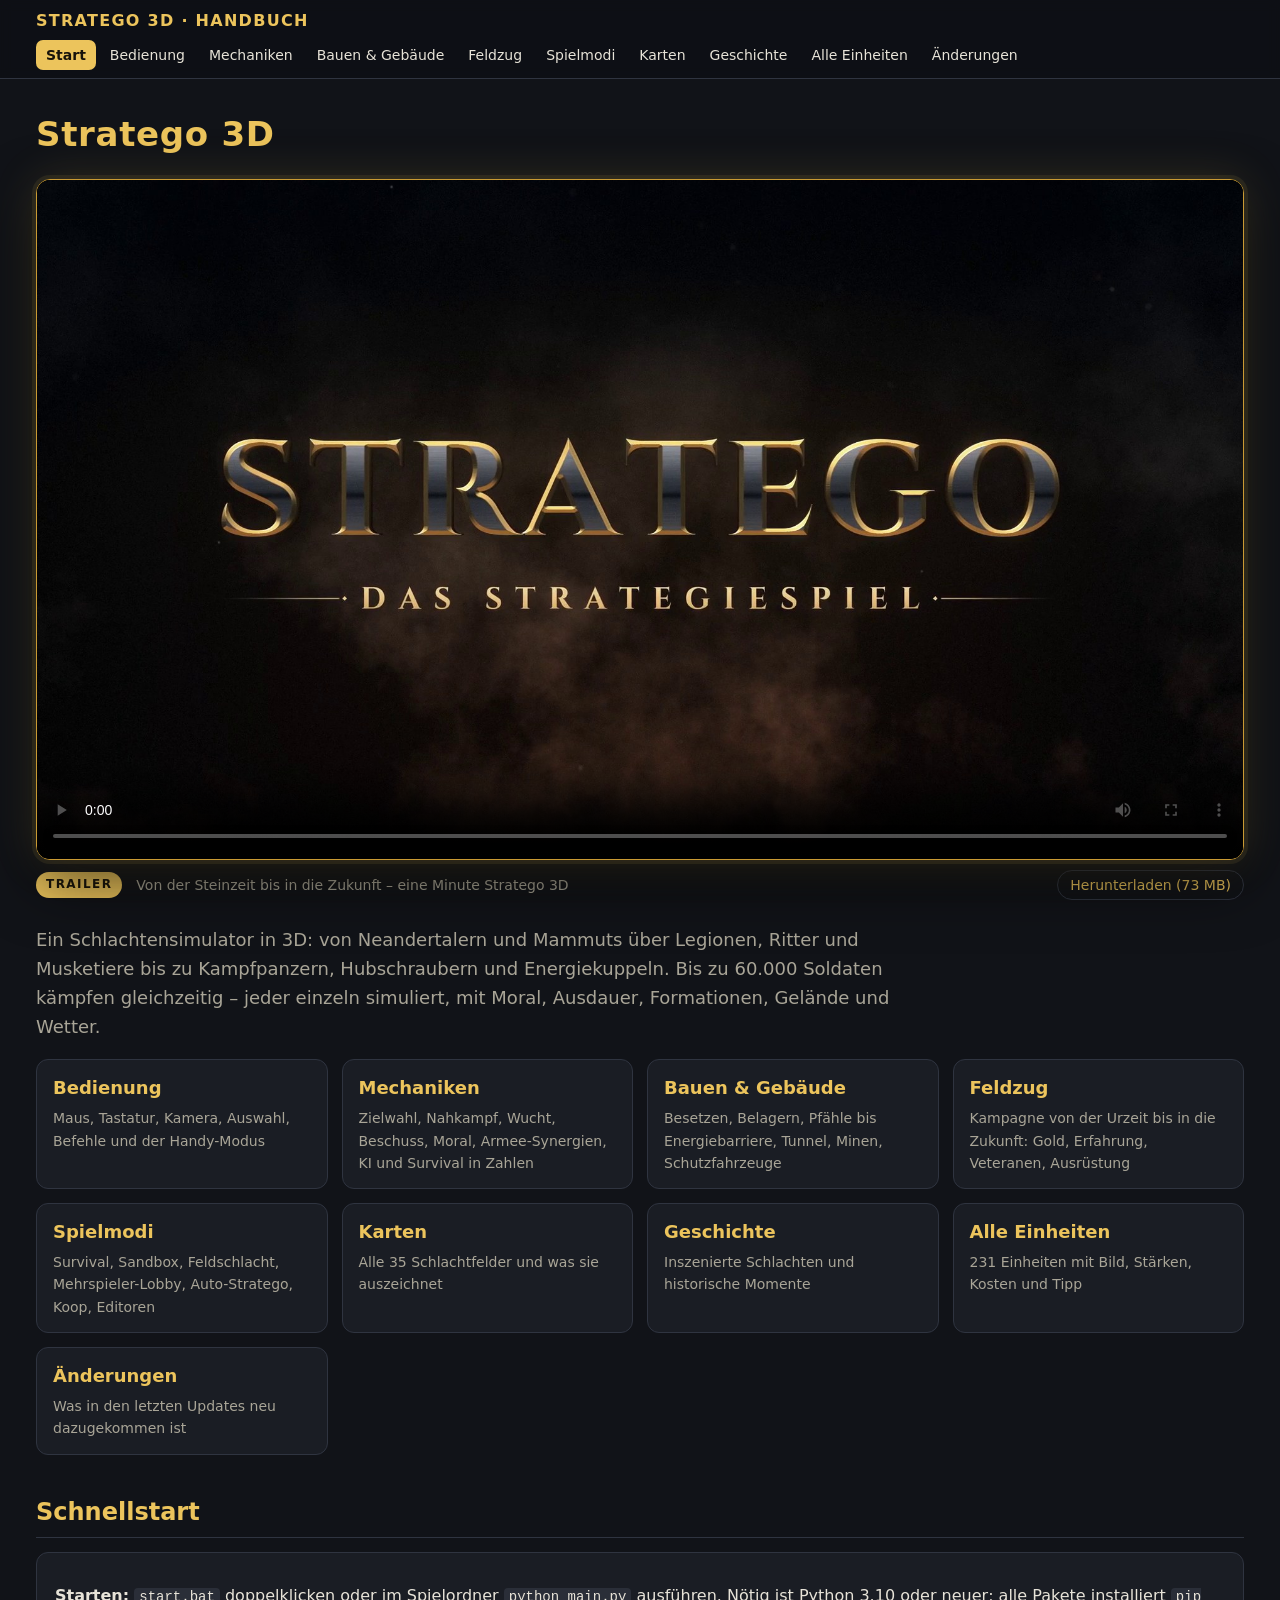
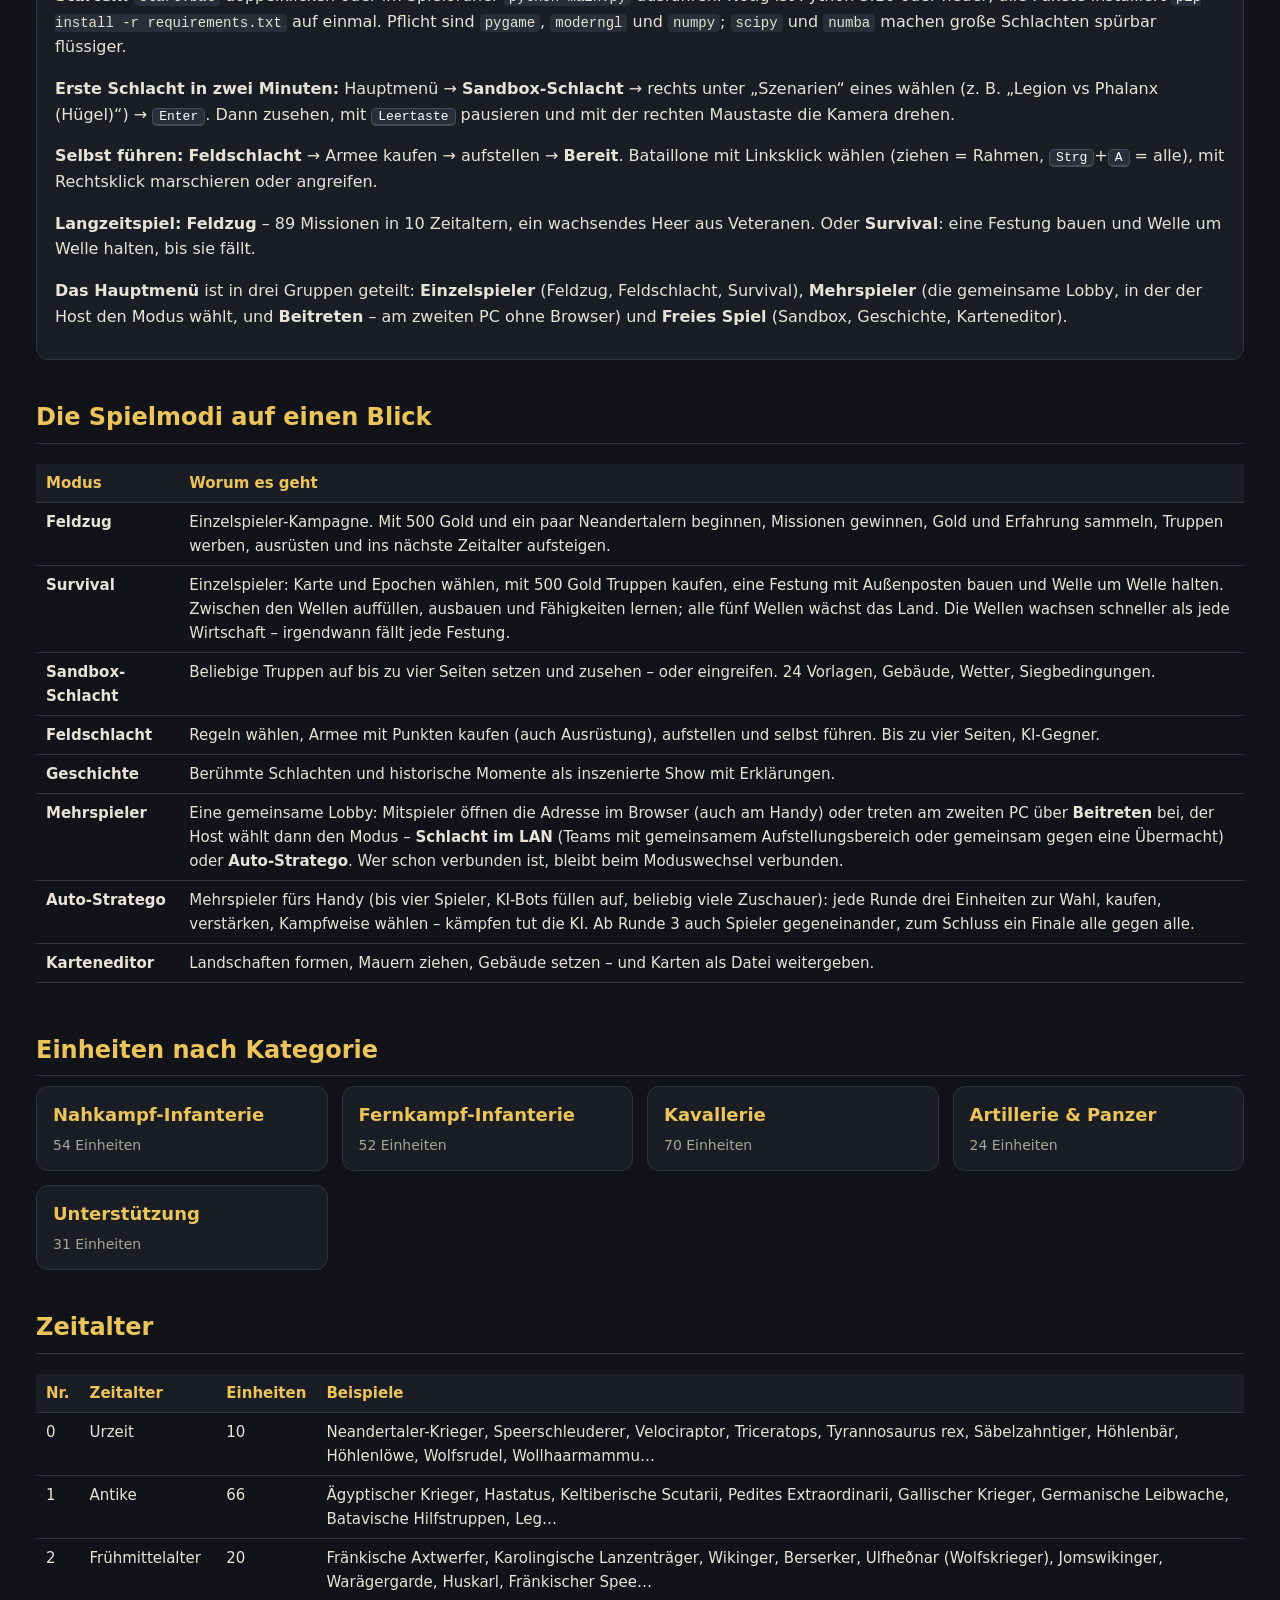
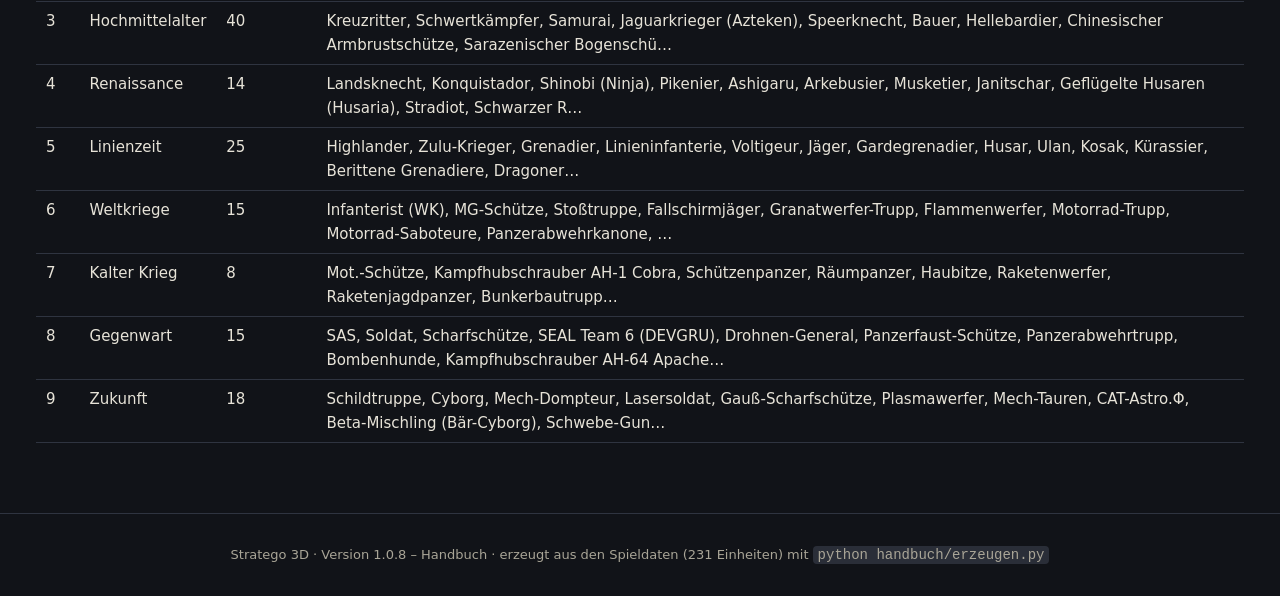
<file: index.html>
<!doctype html>
<html lang="de"><head><meta charset="utf-8"><meta name="viewport" content="width=device-width,initial-scale=1">
<title>Start – Stratego 3D Handbuch</title><link rel="stylesheet" href="stil.css"></head>
<body><header class="top"><div class="in"><a class="logo" href="index.html">STRATEGO 3D · HANDBUCH</a>
<nav><a href="index.html" class=on>Start</a><a href="bedienung.html">Bedienung</a><a href="mechaniken.html">Mechaniken</a><a href="bauen.html">Bauen &amp; Gebäude</a><a href="feldzug.html">Feldzug</a><a href="modi.html">Spielmodi</a><a href="karten.html">Karten</a><a href="geschichte.html">Geschichte</a><a href="einheiten.html">Alle Einheiten</a><a href="changelog.html">Änderungen</a></nav></div></header>
<main>
<h1>Stratego 3D</h1>
<section class="trailer" aria-label="Trailer">
<div class="tr-frame">
<video controls playsinline preload="metadata" poster="bilder/trailer.jpg">
<source src="trailer.mp4" type="video/mp4">
Dein Browser kann das Video nicht abspielen – <a href="trailer.mp4">Trailer herunterladen</a>.
</video>
</div>
<div class="tr-cap"><span class="tr-tag">Trailer</span><span>Von der Steinzeit bis in die Zukunft – eine Minute
Stratego 3D</span><a href="trailer.mp4" download>Herunterladen (73 MB)</a></div>
</section>
<p class="lead">Ein Schlachtensimulator in 3D: von Neandertalern und Mammuts über Legionen, Ritter und Musketiere bis zu
Kampfpanzern, Hubschraubern und Energiekuppeln. Bis zu 60.000 Soldaten kämpfen gleichzeitig – jeder einzeln simuliert,
mit Moral, Ausdauer, Formationen, Gelände und Wetter.</p>
<div class="grid"><a class="tile" href="bedienung.html"><b>Bedienung</b><span>Maus, Tastatur, Kamera, Auswahl, Befehle und der Handy-Modus</span></a><a class="tile" href="mechaniken.html"><b>Mechaniken</b><span>Zielwahl, Nahkampf, Wucht, Beschuss, Moral, Armee-Synergien, KI und Survival in Zahlen</span></a><a class="tile" href="bauen.html"><b>Bauen &amp; Gebäude</b><span>Besetzen, Belagern, Pfähle bis Energiebarriere, Tunnel, Minen, Schutzfahrzeuge</span></a><a class="tile" href="feldzug.html"><b>Feldzug</b><span>Kampagne von der Urzeit bis in die Zukunft: Gold, Erfahrung, Veteranen, Ausrüstung</span></a><a class="tile" href="modi.html"><b>Spielmodi</b><span>Survival, Sandbox, Feldschlacht, Mehrspieler-Lobby, Auto-Stratego, Koop, Editoren</span></a><a class="tile" href="karten.html"><b>Karten</b><span>Alle 35 Schlachtfelder und was sie auszeichnet</span></a><a class="tile" href="geschichte.html"><b>Geschichte</b><span>Inszenierte Schlachten und historische Momente</span></a><a class="tile" href="einheiten.html"><b>Alle Einheiten</b><span>231 Einheiten mit Bild, Stärken, Kosten und Tipp</span></a><a class="tile" href="changelog.html"><b>Änderungen</b><span>Was in den letzten Updates neu dazugekommen ist</span></a></div>

<h2>Schnellstart</h2>
<div class="box">
<p><b>Starten:</b> <code>start.bat</code> doppelklicken oder im Spielordner <code>python main.py</code> ausführen.
Nötig ist Python 3.10 oder neuer; alle Pakete installiert <code>pip install -r requirements.txt</code> auf einmal.
Pflicht sind <code>pygame</code>, <code>moderngl</code> und <code>numpy</code>; <code>scipy</code> und <code>numba</code>
machen große Schlachten spürbar flüssiger.</p>
<p><b>Erste Schlacht in zwei Minuten:</b> Hauptmenü → <b>Sandbox-Schlacht</b> → rechts unter „Szenarien“ eines wählen
(z. B. „Legion vs Phalanx (Hügel)“) → <kbd>Enter</kbd>. Dann zusehen, mit <kbd>Leertaste</kbd> pausieren und mit der rechten Maustaste die Kamera drehen.</p>
<p><b>Selbst führen:</b> <b>Feldschlacht</b> → Armee kaufen → aufstellen → <b>Bereit</b>. Bataillone mit Linksklick
wählen (ziehen = Rahmen, <kbd>Strg</kbd>+<kbd>A</kbd> = alle), mit Rechtsklick marschieren oder angreifen.</p>
<p><b>Langzeitspiel:</b> <b>Feldzug</b> – 89 Missionen in 10 Zeitaltern, ein wachsendes Heer aus Veteranen.
Oder <b>Survival</b>: eine Festung bauen und Welle um Welle halten, bis sie fällt.</p>
<p><b>Das Hauptmenü</b> ist in drei Gruppen geteilt: <b>Einzelspieler</b> (Feldzug, Feldschlacht, Survival),
<b>Mehrspieler</b> (die gemeinsame Lobby, in der der Host den Modus wählt, und <b>Beitreten</b> – am zweiten PC ohne
Browser) und <b>Freies Spiel</b> (Sandbox, Geschichte, Karteneditor).</p>
</div>

<h2>Die Spielmodi auf einen Blick</h2>
<div class="tbl"><table>
<tr><th>Modus</th><th>Worum es geht</th></tr>
<tr><td><b>Feldzug</b></td><td>Einzelspieler-Kampagne. Mit 500 Gold und ein paar Neandertalern beginnen, Missionen gewinnen,
Gold und Erfahrung sammeln, Truppen werben, ausrüsten und ins nächste Zeitalter aufsteigen.</td></tr>
<tr><td><b>Survival</b></td><td>Einzelspieler: Karte und Epochen wählen, mit 500 Gold Truppen kaufen, eine Festung mit
Außenposten bauen und Welle um Welle halten. Zwischen den Wellen auffüllen, ausbauen und Fähigkeiten lernen; alle fünf Wellen
wächst das Land. Die Wellen wachsen schneller als jede Wirtschaft – irgendwann fällt jede Festung.</td></tr>
<tr><td><b>Sandbox-Schlacht</b></td><td>Beliebige Truppen auf bis zu vier Seiten setzen und zusehen – oder eingreifen.
24 Vorlagen, Gebäude, Wetter, Siegbedingungen.</td></tr>
<tr><td><b>Feldschlacht</b></td><td>Regeln wählen, Armee mit Punkten kaufen (auch Ausrüstung), aufstellen und selbst führen.
Bis zu vier Seiten, KI-Gegner.</td></tr>
<tr><td><b>Geschichte</b></td><td>Berühmte Schlachten und historische Momente als inszenierte Show mit Erklärungen.</td></tr>
<tr><td><b>Mehrspieler</b></td><td>Eine gemeinsame Lobby: Mitspieler öffnen die Adresse im Browser (auch am Handy) oder
treten am zweiten PC über <b>Beitreten</b> bei, der Host wählt dann den Modus – <b>Schlacht im LAN</b> (Teams mit gemeinsamem Aufstellungsbereich oder gemeinsam gegen eine Übermacht)
oder <b>Auto-Stratego</b>. Wer schon verbunden ist, bleibt beim Moduswechsel verbunden.</td></tr>
<tr><td><b>Auto-Stratego</b></td><td>Mehrspieler fürs Handy (bis vier Spieler, KI-Bots füllen auf, beliebig viele
Zuschauer): jede Runde drei Einheiten zur Wahl, kaufen, verstärken, Kampfweise wählen – kämpfen tut die KI. Ab Runde 3 auch
Spieler gegeneinander, zum Schluss ein Finale alle gegen alle.</td></tr>
<tr><td><b>Karteneditor</b></td><td>Landschaften formen, Mauern ziehen, Gebäude setzen – und Karten als Datei weitergeben.</td></tr>
</table></div>

<h2>Einheiten nach Kategorie</h2>
<div class="grid"><a class="tile" href="einheiten-infanterie.html"><b>Nahkampf-Infanterie</b><span>54 Einheiten</span></a><a class="tile" href="einheiten-fernkampf.html"><b>Fernkampf-Infanterie</b><span>52 Einheiten</span></a><a class="tile" href="einheiten-kavallerie.html"><b>Kavallerie</b><span>70 Einheiten</span></a><a class="tile" href="einheiten-artillerie.html"><b>Artillerie &amp; Panzer</b><span>24 Einheiten</span></a><a class="tile" href="einheiten-unterstuetzung.html"><b>Unterstützung</b><span>31 Einheiten</span></a></div>

<h2>Zeitalter</h2>
<div class="tbl"><table><tr><th>Nr.</th><th>Zeitalter</th><th>Einheiten</th><th>Beispiele</th></tr>
<tr><td>0</td><td>Urzeit</td><td>10</td><td>Neandertaler-Krieger, Speerschleuderer, Velociraptor, Triceratops, Tyrannosaurus rex, Säbelzahntiger, Höhlenbär, Höhlenlöwe, Wolfsrudel, Wollhaarmammu…</td></tr><tr><td>1</td><td>Antike</td><td>66</td><td>Ägyptischer Krieger, Hastatus, Keltiberische Scutarii, Pedites Extraordinarii, Gallischer Krieger, Germanische Leibwache, Batavische Hilfstruppen, Leg…</td></tr><tr><td>2</td><td>Frühmittelalter</td><td>20</td><td>Fränkische Axtwerfer, Karolingische Lanzenträger, Wikinger, Berserker, Ulfheðnar (Wolfskrieger), Jomswikinger, Warägergarde, Huskarl, Fränkischer Spee…</td></tr><tr><td>3</td><td>Hochmittelalter</td><td>40</td><td>Kreuzritter, Schwertkämpfer, Samurai, Jaguarkrieger (Azteken), Speerknecht, Bauer, Hellebardier, Chinesischer Armbrustschütze, Sarazenischer Bogenschü…</td></tr><tr><td>4</td><td>Renaissance</td><td>14</td><td>Landsknecht, Konquistador, Shinobi (Ninja), Pikenier, Ashigaru, Arkebusier, Musketier, Janitschar, Geflügelte Husaren (Husaria), Stradiot, Schwarzer R…</td></tr><tr><td>5</td><td>Linienzeit</td><td>25</td><td>Highlander, Zulu-Krieger, Grenadier, Linieninfanterie, Voltigeur, Jäger, Gardegrenadier, Husar, Ulan, Kosak, Kürassier, Berittene Grenadiere, Dragoner…</td></tr><tr><td>6</td><td>Weltkriege</td><td>15</td><td>Infanterist (WK), MG-Schütze, Stoßtruppe, Fallschirmjäger, Granatwerfer-Trupp, Flammenwerfer, Motorrad-Trupp, Motorrad-Saboteure, Panzerabwehrkanone, …</td></tr><tr><td>7</td><td>Kalter Krieg</td><td>8</td><td>Mot.-Schütze, Kampfhubschrauber AH-1 Cobra, Schützenpanzer, Räumpanzer, Haubitze, Raketenwerfer, Raketenjagdpanzer, Bunkerbautrupp…</td></tr><tr><td>8</td><td>Gegenwart</td><td>15</td><td>SAS, Soldat, Scharfschütze, SEAL Team 6 (DEVGRU), Drohnen-General, Panzerfaust-Schütze, Panzerabwehrtrupp, Bombenhunde, Kampfhubschrauber AH-64 Apache…</td></tr><tr><td>9</td><td>Zukunft</td><td>18</td><td>Schildtruppe, Cyborg, Mech-Dompteur, Lasersoldat, Gauß-Scharfschütze, Plasmawerfer, Mech-Tauren, CAT-Astro.Φ, Beta-Mischling (Bär-Cyborg), Schwebe-Gun…</td></tr>
</table></div>
</main>
<footer>Stratego 3D · Version 1.0.8 – Handbuch · erzeugt aus den Spieldaten (231 Einheiten) mit
<code>python handbuch/erzeugen.py</code></footer>
<script>
document.querySelectorAll('table.sortable').forEach(tb=>{
 tb.querySelectorAll('th.s').forEach((th,i)=>{let asc=true;th.addEventListener('click',()=>{
  const rows=[...tb.tBodies[0].rows];const col=th.cellIndex;
  rows.sort((a,b)=>{const x=a.cells[col].dataset.v??a.cells[col].innerText,y=b.cells[col].dataset.v??b.cells[col].innerText;
   const nx=parseFloat(x),ny=parseFloat(y);const r=(!isNaN(nx)&&!isNaN(ny))?nx-ny:x.localeCompare(y,'de');return asc?r:-r});
  asc=!asc;rows.forEach(r=>tb.tBodies[0].appendChild(r));});});});
const q=document.getElementById('q'),fe=document.getElementById('fe'),fc=document.getElementById('fc');
function flt(){const s=(q?q.value:'').toLowerCase(),e=fe?fe.value:'',c=fc?fc.value:'';
 document.querySelectorAll('[data-f]').forEach(el=>{const ok=(!s||el.dataset.f.includes(s))&&(!e||el.dataset.era===e)&&(!c||el.dataset.cat===c);
  el.style.display=ok?'':'none';});}
[q,fe,fc].forEach(x=>x&&x.addEventListener('input',flt));
</script></body></html>
</file>
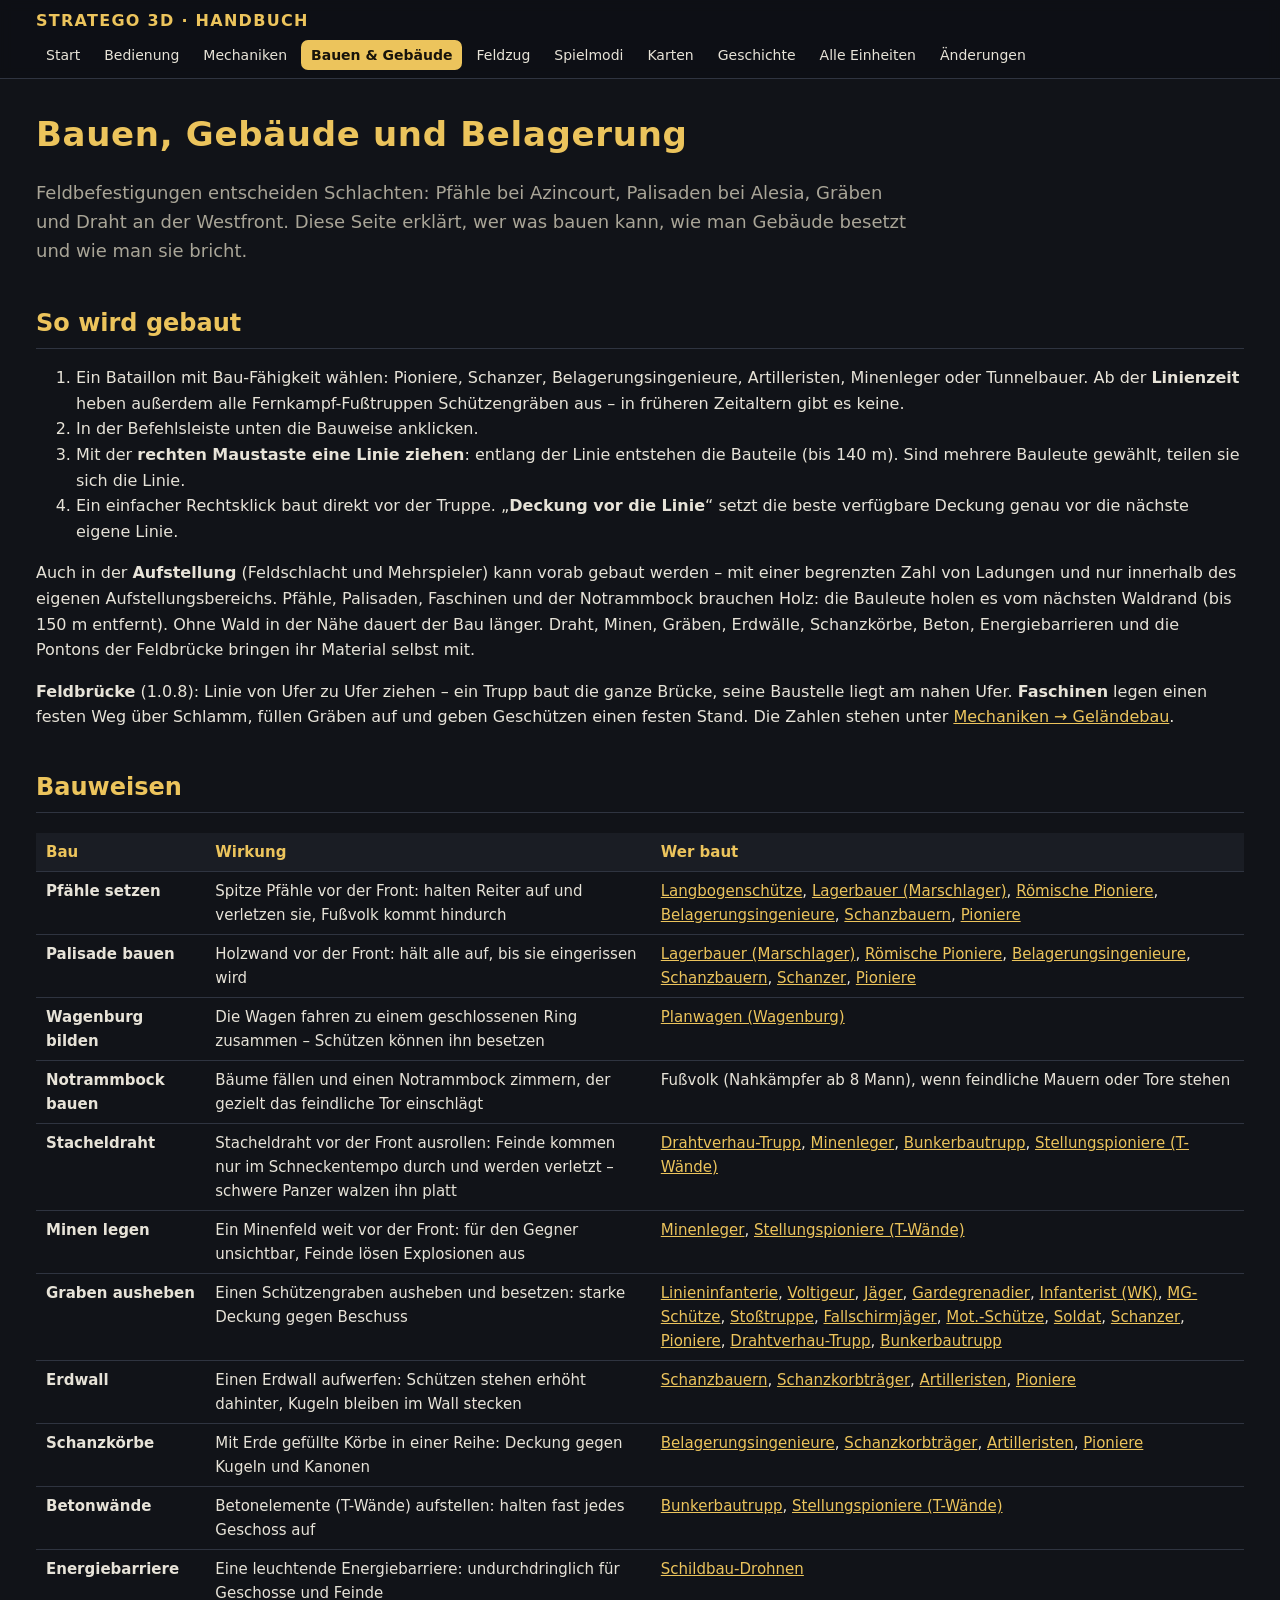
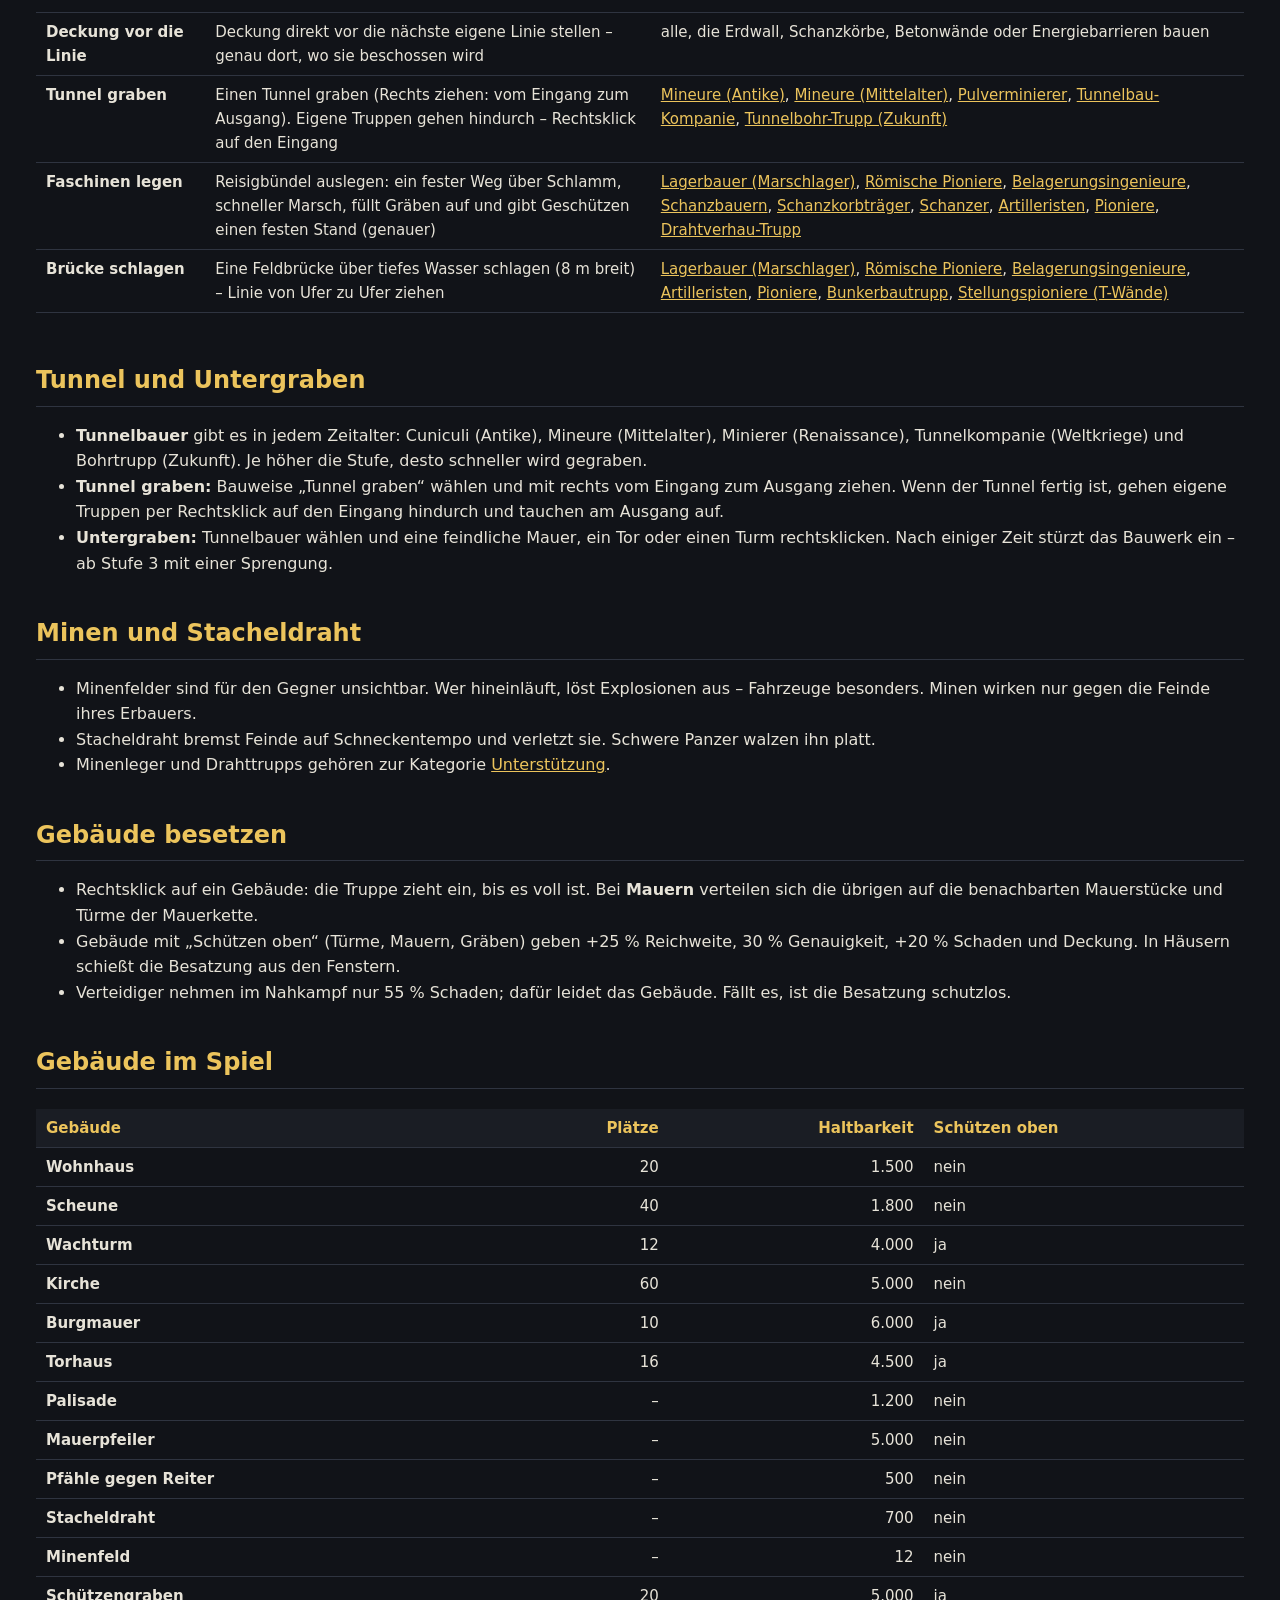
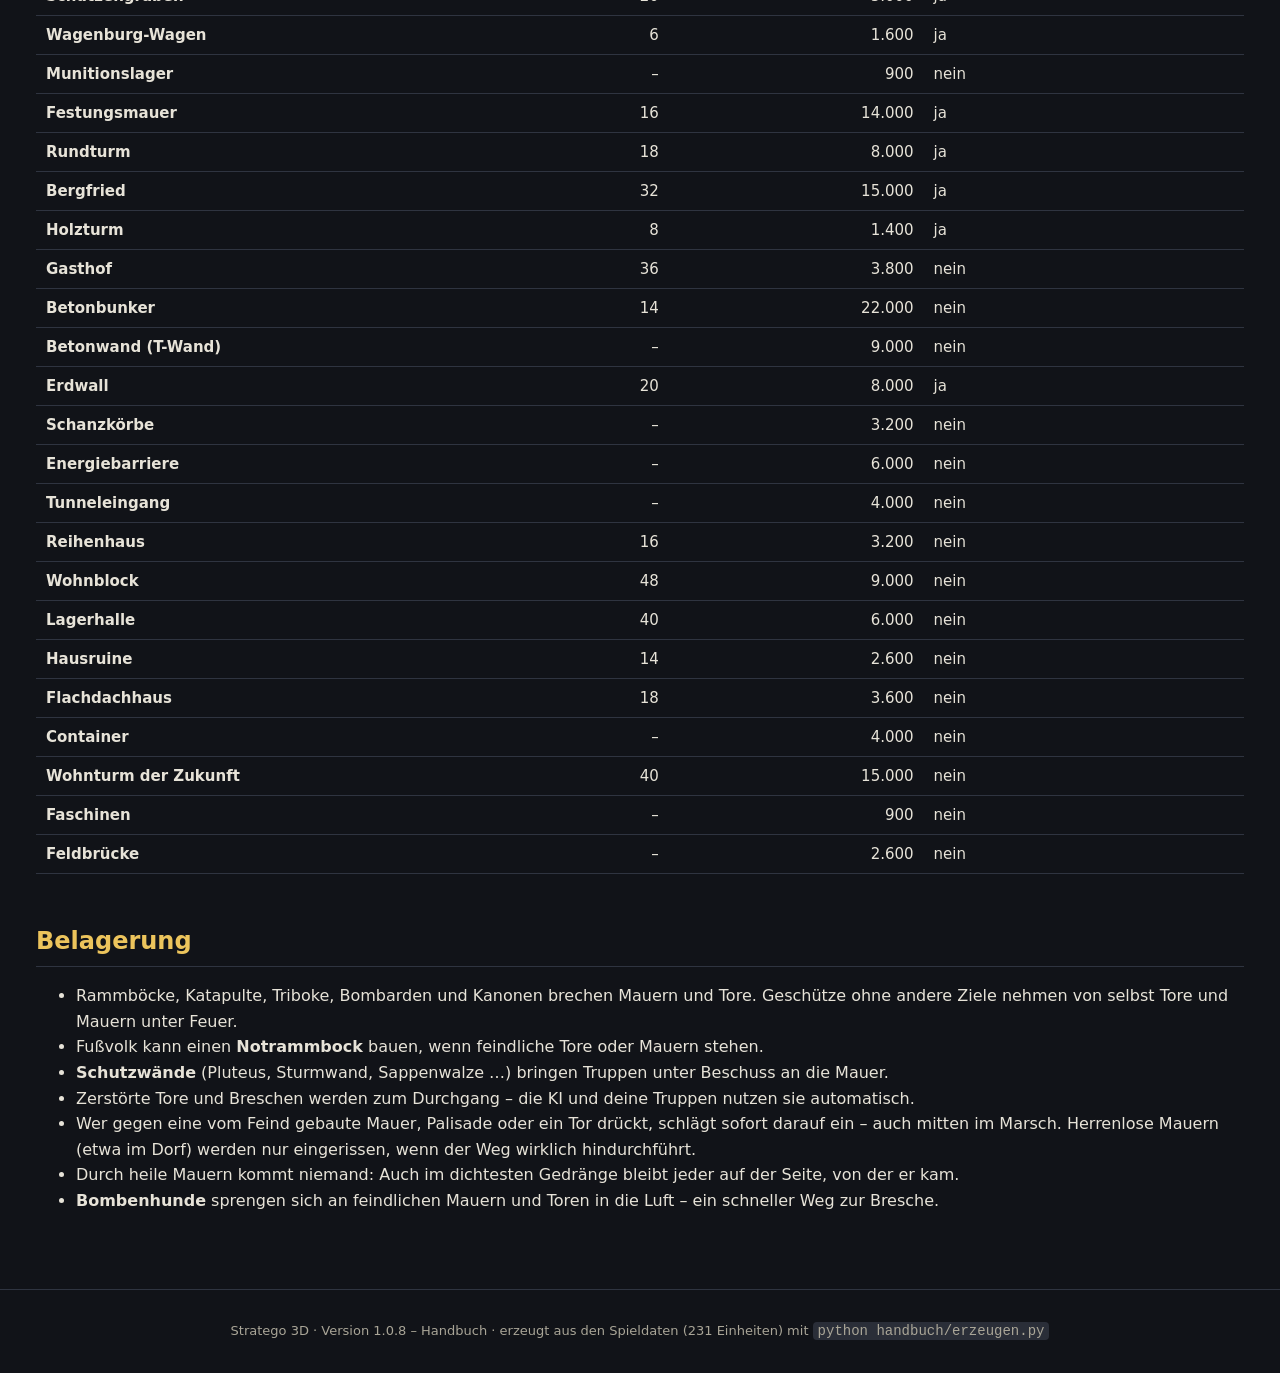
<file: bauen.html>
<!doctype html>
<html lang="de"><head><meta charset="utf-8"><meta name="viewport" content="width=device-width,initial-scale=1">
<title>Bauen – Stratego 3D Handbuch</title><link rel="stylesheet" href="stil.css"></head>
<body><header class="top"><div class="in"><a class="logo" href="index.html">STRATEGO 3D · HANDBUCH</a>
<nav><a href="index.html">Start</a><a href="bedienung.html">Bedienung</a><a href="mechaniken.html">Mechaniken</a><a href="bauen.html" class=on>Bauen &amp; Gebäude</a><a href="feldzug.html">Feldzug</a><a href="modi.html">Spielmodi</a><a href="karten.html">Karten</a><a href="geschichte.html">Geschichte</a><a href="einheiten.html">Alle Einheiten</a><a href="changelog.html">Änderungen</a></nav></div></header>
<main>
<h1>Bauen, Gebäude und Belagerung</h1>
<p class="lead">Feldbefestigungen entscheiden Schlachten: Pfähle bei Azincourt, Palisaden bei Alesia, Gräben und Draht an der
Westfront. Diese Seite erklärt, wer was bauen kann, wie man Gebäude besetzt und wie man sie bricht.</p>

<h2>So wird gebaut</h2>
<ol>
<li>Ein Bataillon mit Bau-Fähigkeit wählen: Pioniere, Schanzer, Belagerungsingenieure, Artilleristen, Minenleger oder
Tunnelbauer. Ab der <b>Linienzeit</b> heben
außerdem alle Fernkampf-Fußtruppen Schützengräben aus – in früheren Zeitaltern gibt es keine.</li>
<li>In der Befehlsleiste unten die Bauweise anklicken.</li>
<li>Mit der <b>rechten Maustaste eine Linie ziehen</b>: entlang der Linie entstehen die Bauteile (bis 140 m). Sind mehrere
Bauleute gewählt, teilen sie sich die Linie.</li>
<li>Ein einfacher Rechtsklick baut direkt vor der Truppe. „<b>Deckung vor die Linie</b>“ setzt die beste verfügbare Deckung
genau vor die nächste eigene Linie.</li>
</ol>
<p>Auch in der <b>Aufstellung</b> (Feldschlacht und Mehrspieler) kann vorab gebaut werden – mit einer begrenzten Zahl von Ladungen
und nur innerhalb des eigenen Aufstellungsbereichs. Pfähle, Palisaden, Faschinen und der Notrammbock brauchen Holz: die
Bauleute holen es vom nächsten Waldrand (bis 150 m entfernt). Ohne Wald in der Nähe dauert der Bau länger. Draht, Minen, Gräben,
Erdwälle, Schanzkörbe, Beton, Energiebarrieren und die Pontons der Feldbrücke bringen ihr Material selbst mit.</p>
<p><b>Feldbrücke</b> (1.0.8): Linie von Ufer zu Ufer ziehen – ein Trupp baut die ganze Brücke, seine Baustelle liegt am nahen
Ufer. <b>Faschinen</b> legen einen festen Weg über Schlamm, füllen Gräben auf und geben Geschützen einen festen Stand. Die
Zahlen stehen unter <a href="mechaniken.html#gelaendebau">Mechaniken → Geländebau</a>.</p>

<h2>Bauweisen</h2>
<div class="tbl"><table><tr><th>Bau</th><th>Wirkung</th><th>Wer baut</th></tr><tr><td><b>Pfähle setzen</b></td><td>Spitze Pfähle vor der Front: halten Reiter auf und verletzen sie, Fußvolk kommt hindurch</td><td><a href="einheiten-fernkampf.html#bogen">Langbogenschütze</a>, <a href="einheiten-unterstuetzung.html#lagerbauer">Lagerbauer (Marschlager)</a>, <a href="einheiten-unterstuetzung.html#fabri">Römische Pioniere</a>, <a href="einheiten-unterstuetzung.html#bel_ingenieur">Belagerungsingenieure</a>, <a href="einheiten-unterstuetzung.html#schanzbauer">Schanzbauern</a>, <a href="einheiten-unterstuetzung.html#pionier">Pioniere</a></td></tr><tr><td><b>Palisade bauen</b></td><td>Holzwand vor der Front: hält alle auf, bis sie eingerissen wird</td><td><a href="einheiten-unterstuetzung.html#lagerbauer">Lagerbauer (Marschlager)</a>, <a href="einheiten-unterstuetzung.html#fabri">Römische Pioniere</a>, <a href="einheiten-unterstuetzung.html#bel_ingenieur">Belagerungsingenieure</a>, <a href="einheiten-unterstuetzung.html#schanzbauer">Schanzbauern</a>, <a href="einheiten-unterstuetzung.html#schanzer">Schanzer</a>, <a href="einheiten-unterstuetzung.html#pionier">Pioniere</a></td></tr><tr><td><b>Wagenburg bilden</b></td><td>Die Wagen fahren zu einem geschlossenen Ring zusammen – Schützen können ihn besetzen</td><td><a href="einheiten-unterstuetzung.html#planwagen">Planwagen (Wagenburg)</a></td></tr><tr><td><b>Notrammbock bauen</b></td><td>Bäume fällen und einen Notrammbock zimmern, der gezielt das feindliche Tor einschlägt</td><td>Fußvolk (Nahkämpfer ab 8 Mann), wenn feindliche Mauern oder Tore stehen</td></tr><tr><td><b>Stacheldraht</b></td><td>Stacheldraht vor der Front ausrollen: Feinde kommen nur im Schneckentempo durch und werden verletzt – schwere Panzer walzen ihn platt</td><td><a href="einheiten-unterstuetzung.html#drahttrupp">Drahtverhau-Trupp</a>, <a href="einheiten-unterstuetzung.html#minenleger">Minenleger</a>, <a href="einheiten-unterstuetzung.html#bunkerbau">Bunkerbautrupp</a>, <a href="einheiten-unterstuetzung.html#twall_pio">Stellungspioniere (T-Wände)</a></td></tr><tr><td><b>Minen legen</b></td><td>Ein Minenfeld weit vor der Front: für den Gegner unsichtbar, Feinde lösen Explosionen aus</td><td><a href="einheiten-unterstuetzung.html#minenleger">Minenleger</a>, <a href="einheiten-unterstuetzung.html#twall_pio">Stellungspioniere (T-Wände)</a></td></tr><tr><td><b>Graben ausheben</b></td><td>Einen Schützengraben ausheben und besetzen: starke Deckung gegen Beschuss</td><td><a href="einheiten-fernkampf.html#linie">Linieninfanterie</a>, <a href="einheiten-fernkampf.html#voltigeur">Voltigeur</a>, <a href="einheiten-fernkampf.html#jaeger">Jäger</a>, <a href="einheiten-fernkampf.html#garde">Gardegrenadier</a>, <a href="einheiten-fernkampf.html#weltkrieg">Infanterist (WK)</a>, <a href="einheiten-fernkampf.html#mg">MG-Schütze</a>, <a href="einheiten-fernkampf.html#sturmtruppe">Stoßtruppe</a>, <a href="einheiten-fernkampf.html#fallschirmjaeger">Fallschirmjäger</a>, <a href="einheiten-fernkampf.html#motschuetze">Mot.-Schütze</a>, <a href="einheiten-fernkampf.html#soldat">Soldat</a>, <a href="einheiten-unterstuetzung.html#schanzer">Schanzer</a>, <a href="einheiten-unterstuetzung.html#pionier">Pioniere</a>, <a href="einheiten-unterstuetzung.html#drahttrupp">Drahtverhau-Trupp</a>, <a href="einheiten-unterstuetzung.html#bunkerbau">Bunkerbautrupp</a></td></tr><tr><td><b>Erdwall</b></td><td>Einen Erdwall aufwerfen: Schützen stehen erhöht dahinter, Kugeln bleiben im Wall stecken</td><td><a href="einheiten-unterstuetzung.html#schanzbauer">Schanzbauern</a>, <a href="einheiten-unterstuetzung.html#schanzkorb_tr">Schanzkorbträger</a>, <a href="einheiten-unterstuetzung.html#artillerist">Artilleristen</a>, <a href="einheiten-unterstuetzung.html#pionier">Pioniere</a></td></tr><tr><td><b>Schanzkörbe</b></td><td>Mit Erde gefüllte Körbe in einer Reihe: Deckung gegen Kugeln und Kanonen</td><td><a href="einheiten-unterstuetzung.html#bel_ingenieur">Belagerungsingenieure</a>, <a href="einheiten-unterstuetzung.html#schanzkorb_tr">Schanzkorbträger</a>, <a href="einheiten-unterstuetzung.html#artillerist">Artilleristen</a>, <a href="einheiten-unterstuetzung.html#pionier">Pioniere</a></td></tr><tr><td><b>Betonwände</b></td><td>Betonelemente (T-Wände) aufstellen: halten fast jedes Geschoss auf</td><td><a href="einheiten-unterstuetzung.html#bunkerbau">Bunkerbautrupp</a>, <a href="einheiten-unterstuetzung.html#twall_pio">Stellungspioniere (T-Wände)</a></td></tr><tr><td><b>Energiebarriere</b></td><td>Eine leuchtende Energiebarriere: undurchdringlich für Geschosse und Feinde</td><td><a href="einheiten-unterstuetzung.html#schilddrohnen">Schildbau-Drohnen</a></td></tr><tr><td><b>Deckung vor die Linie</b></td><td>Deckung direkt vor die nächste eigene Linie stellen – genau dort, wo sie beschossen wird</td><td>alle, die Erdwall, Schanzkörbe, Betonwände oder Energiebarrieren bauen</td></tr><tr><td><b>Tunnel graben</b></td><td>Einen Tunnel graben (Rechts ziehen: vom Eingang zum Ausgang). Eigene Truppen gehen hindurch – Rechtsklick auf den Eingang</td><td><a href="einheiten-unterstuetzung.html#cuniculi">Mineure (Antike)</a>, <a href="einheiten-unterstuetzung.html#mineure">Mineure (Mittelalter)</a>, <a href="einheiten-unterstuetzung.html#minierer">Pulverminierer</a>, <a href="einheiten-unterstuetzung.html#tunnelkompanie">Tunnelbau-Kompanie</a>, <a href="einheiten-unterstuetzung.html#bohrtrupp">Tunnelbohr-Trupp (Zukunft)</a></td></tr><tr><td><b>Faschinen legen</b></td><td>Reisigbündel auslegen: ein fester Weg über Schlamm, schneller Marsch, füllt Gräben auf und gibt Geschützen einen festen Stand (genauer)</td><td><a href="einheiten-unterstuetzung.html#lagerbauer">Lagerbauer (Marschlager)</a>, <a href="einheiten-unterstuetzung.html#fabri">Römische Pioniere</a>, <a href="einheiten-unterstuetzung.html#bel_ingenieur">Belagerungsingenieure</a>, <a href="einheiten-unterstuetzung.html#schanzbauer">Schanzbauern</a>, <a href="einheiten-unterstuetzung.html#schanzkorb_tr">Schanzkorbträger</a>, <a href="einheiten-unterstuetzung.html#schanzer">Schanzer</a>, <a href="einheiten-unterstuetzung.html#artillerist">Artilleristen</a>, <a href="einheiten-unterstuetzung.html#pionier">Pioniere</a>, <a href="einheiten-unterstuetzung.html#drahttrupp">Drahtverhau-Trupp</a></td></tr><tr><td><b>Brücke schlagen</b></td><td>Eine Feldbrücke über tiefes Wasser schlagen (8 m breit) – Linie von Ufer zu Ufer ziehen</td><td><a href="einheiten-unterstuetzung.html#lagerbauer">Lagerbauer (Marschlager)</a>, <a href="einheiten-unterstuetzung.html#fabri">Römische Pioniere</a>, <a href="einheiten-unterstuetzung.html#bel_ingenieur">Belagerungsingenieure</a>, <a href="einheiten-unterstuetzung.html#artillerist">Artilleristen</a>, <a href="einheiten-unterstuetzung.html#pionier">Pioniere</a>, <a href="einheiten-unterstuetzung.html#bunkerbau">Bunkerbautrupp</a>, <a href="einheiten-unterstuetzung.html#twall_pio">Stellungspioniere (T-Wände)</a></td></tr></table></div>

<h2>Tunnel und Untergraben</h2>
<ul>
<li><b>Tunnelbauer</b> gibt es in jedem Zeitalter: Cuniculi (Antike), Mineure (Mittelalter), Minierer (Renaissance),
Tunnelkompanie (Weltkriege) und Bohrtrupp (Zukunft). Je höher die Stufe, desto schneller wird gegraben.</li>
<li><b>Tunnel graben:</b> Bauweise „Tunnel graben“ wählen und mit rechts vom Eingang zum Ausgang ziehen. Wenn der Tunnel fertig
ist, gehen eigene Truppen per Rechtsklick auf den Eingang hindurch und tauchen am Ausgang auf.</li>
<li><b>Untergraben:</b> Tunnelbauer wählen und eine feindliche Mauer, ein Tor oder einen Turm rechtsklicken. Nach einiger Zeit
stürzt das Bauwerk ein – ab Stufe 3 mit einer Sprengung.</li>
</ul>

<h2>Minen und Stacheldraht</h2>
<ul>
<li>Minenfelder sind für den Gegner unsichtbar. Wer hineinläuft, löst Explosionen aus – Fahrzeuge besonders. Minen wirken nur gegen
die Feinde ihres Erbauers.</li>
<li>Stacheldraht bremst Feinde auf Schneckentempo und verletzt sie. Schwere Panzer walzen ihn platt.</li>
<li>Minenleger und Drahttrupps gehören zur Kategorie <a href="einheiten-unterstuetzung.html">Unterstützung</a>.</li>
</ul>

<h2>Gebäude besetzen</h2>
<ul>
<li>Rechtsklick auf ein Gebäude: die Truppe zieht ein, bis es voll ist. Bei <b>Mauern</b> verteilen sich die übrigen auf die
benachbarten Mauerstücke und Türme der Mauerkette.</li>
<li>Gebäude mit „Schützen oben“ (Türme, Mauern, Gräben) geben +25 % Reichweite, 30 % Genauigkeit, +20 % Schaden und Deckung.
In Häusern schießt die Besatzung aus den Fenstern.</li>
<li>Verteidiger nehmen im Nahkampf nur 55 % Schaden; dafür leidet das Gebäude. Fällt es, ist die Besatzung schutzlos.</li>
</ul>

<h2>Gebäude im Spiel</h2>
<div class="tbl"><table><tr><th>Gebäude</th><th class=num>Plätze</th><th class=num>Haltbarkeit</th><th>Schützen oben</th></tr><tr><td><b>Wohnhaus</b></td><td class=num>20</td><td class=num>1.500</td><td>nein</td></tr><tr><td><b>Scheune</b></td><td class=num>40</td><td class=num>1.800</td><td>nein</td></tr><tr><td><b>Wachturm</b></td><td class=num>12</td><td class=num>4.000</td><td>ja</td></tr><tr><td><b>Kirche</b></td><td class=num>60</td><td class=num>5.000</td><td>nein</td></tr><tr><td><b>Burgmauer</b></td><td class=num>10</td><td class=num>6.000</td><td>ja</td></tr><tr><td><b>Torhaus</b></td><td class=num>16</td><td class=num>4.500</td><td>ja</td></tr><tr><td><b>Palisade</b></td><td class=num>–</td><td class=num>1.200</td><td>nein</td></tr><tr><td><b>Mauerpfeiler</b></td><td class=num>–</td><td class=num>5.000</td><td>nein</td></tr><tr><td><b>Pfähle gegen Reiter</b></td><td class=num>–</td><td class=num>500</td><td>nein</td></tr><tr><td><b>Stacheldraht</b></td><td class=num>–</td><td class=num>700</td><td>nein</td></tr><tr><td><b>Minenfeld</b></td><td class=num>–</td><td class=num>12</td><td>nein</td></tr><tr><td><b>Schützengraben</b></td><td class=num>20</td><td class=num>5.000</td><td>ja</td></tr><tr><td><b>Wagenburg-Wagen</b></td><td class=num>6</td><td class=num>1.600</td><td>ja</td></tr><tr><td><b>Munitionslager</b></td><td class=num>–</td><td class=num>900</td><td>nein</td></tr><tr><td><b>Festungsmauer</b></td><td class=num>16</td><td class=num>14.000</td><td>ja</td></tr><tr><td><b>Rundturm</b></td><td class=num>18</td><td class=num>8.000</td><td>ja</td></tr><tr><td><b>Bergfried</b></td><td class=num>32</td><td class=num>15.000</td><td>ja</td></tr><tr><td><b>Holzturm</b></td><td class=num>8</td><td class=num>1.400</td><td>ja</td></tr><tr><td><b>Gasthof</b></td><td class=num>36</td><td class=num>3.800</td><td>nein</td></tr><tr><td><b>Betonbunker</b></td><td class=num>14</td><td class=num>22.000</td><td>nein</td></tr><tr><td><b>Betonwand (T-Wand)</b></td><td class=num>–</td><td class=num>9.000</td><td>nein</td></tr><tr><td><b>Erdwall</b></td><td class=num>20</td><td class=num>8.000</td><td>ja</td></tr><tr><td><b>Schanzkörbe</b></td><td class=num>–</td><td class=num>3.200</td><td>nein</td></tr><tr><td><b>Energiebarriere</b></td><td class=num>–</td><td class=num>6.000</td><td>nein</td></tr><tr><td><b>Tunneleingang</b></td><td class=num>–</td><td class=num>4.000</td><td>nein</td></tr><tr><td><b>Reihenhaus</b></td><td class=num>16</td><td class=num>3.200</td><td>nein</td></tr><tr><td><b>Wohnblock</b></td><td class=num>48</td><td class=num>9.000</td><td>nein</td></tr><tr><td><b>Lagerhalle</b></td><td class=num>40</td><td class=num>6.000</td><td>nein</td></tr><tr><td><b>Hausruine</b></td><td class=num>14</td><td class=num>2.600</td><td>nein</td></tr><tr><td><b>Flachdachhaus</b></td><td class=num>18</td><td class=num>3.600</td><td>nein</td></tr><tr><td><b>Container</b></td><td class=num>–</td><td class=num>4.000</td><td>nein</td></tr><tr><td><b>Wohnturm der Zukunft</b></td><td class=num>40</td><td class=num>15.000</td><td>nein</td></tr><tr><td><b>Faschinen</b></td><td class=num>–</td><td class=num>900</td><td>nein</td></tr><tr><td><b>Feldbrücke</b></td><td class=num>–</td><td class=num>2.600</td><td>nein</td></tr></table></div>

<h2>Belagerung</h2>
<ul>
<li>Rammböcke, Katapulte, Triboke, Bombarden und Kanonen brechen Mauern und Tore. Geschütze ohne andere Ziele nehmen von selbst
Tore und Mauern unter Feuer.</li>
<li>Fußvolk kann einen <b>Notrammbock</b> bauen, wenn feindliche Tore oder Mauern stehen.</li>
<li><b>Schutzwände</b> (Pluteus, Sturmwand, Sappenwalze …) bringen Truppen unter Beschuss an die Mauer.</li>
<li>Zerstörte Tore und Breschen werden zum Durchgang – die KI und deine Truppen nutzen sie automatisch.</li>
<li>Wer gegen eine vom Feind gebaute Mauer, Palisade oder ein Tor drückt, schlägt sofort darauf ein – auch mitten im Marsch.
Herrenlose Mauern (etwa im Dorf) werden nur eingerissen, wenn der Weg wirklich hindurchführt.</li>
<li>Durch heile Mauern kommt niemand: Auch im dichtesten Gedränge bleibt jeder auf der Seite, von der er kam.</li>
<li><b>Bombenhunde</b> sprengen sich an feindlichen Mauern und Toren in die Luft – ein schneller Weg zur Bresche.</li>
</ul>
</main>
<footer>Stratego 3D · Version 1.0.8 – Handbuch · erzeugt aus den Spieldaten (231 Einheiten) mit
<code>python handbuch/erzeugen.py</code></footer>
<script>
document.querySelectorAll('table.sortable').forEach(tb=>{
 tb.querySelectorAll('th.s').forEach((th,i)=>{let asc=true;th.addEventListener('click',()=>{
  const rows=[...tb.tBodies[0].rows];const col=th.cellIndex;
  rows.sort((a,b)=>{const x=a.cells[col].dataset.v??a.cells[col].innerText,y=b.cells[col].dataset.v??b.cells[col].innerText;
   const nx=parseFloat(x),ny=parseFloat(y);const r=(!isNaN(nx)&&!isNaN(ny))?nx-ny:x.localeCompare(y,'de');return asc?r:-r});
  asc=!asc;rows.forEach(r=>tb.tBodies[0].appendChild(r));});});});
const q=document.getElementById('q'),fe=document.getElementById('fe'),fc=document.getElementById('fc');
function flt(){const s=(q?q.value:'').toLowerCase(),e=fe?fe.value:'',c=fc?fc.value:'';
 document.querySelectorAll('[data-f]').forEach(el=>{const ok=(!s||el.dataset.f.includes(s))&&(!e||el.dataset.era===e)&&(!c||el.dataset.cat===c);
  el.style.display=ok?'':'none';});}
[q,fe,fc].forEach(x=>x&&x.addEventListener('input',flt));
</script></body></html>
</file>
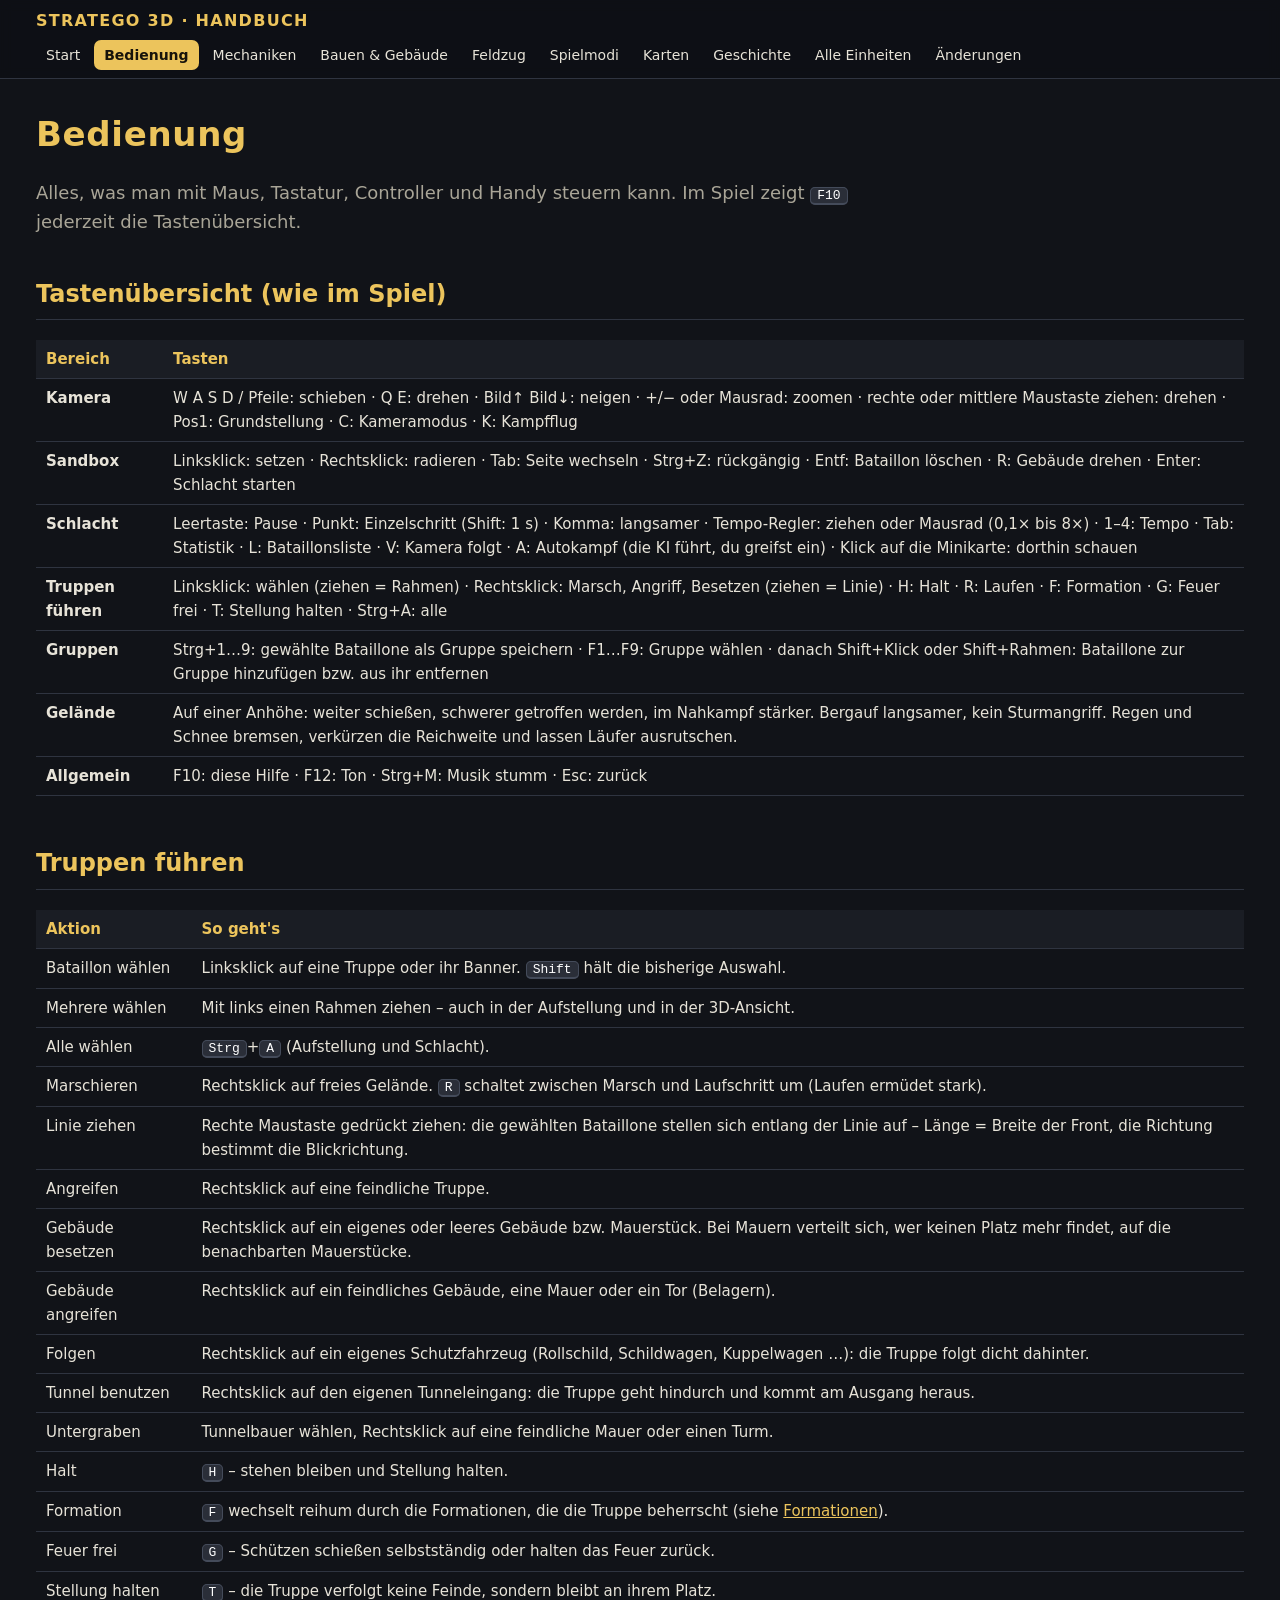
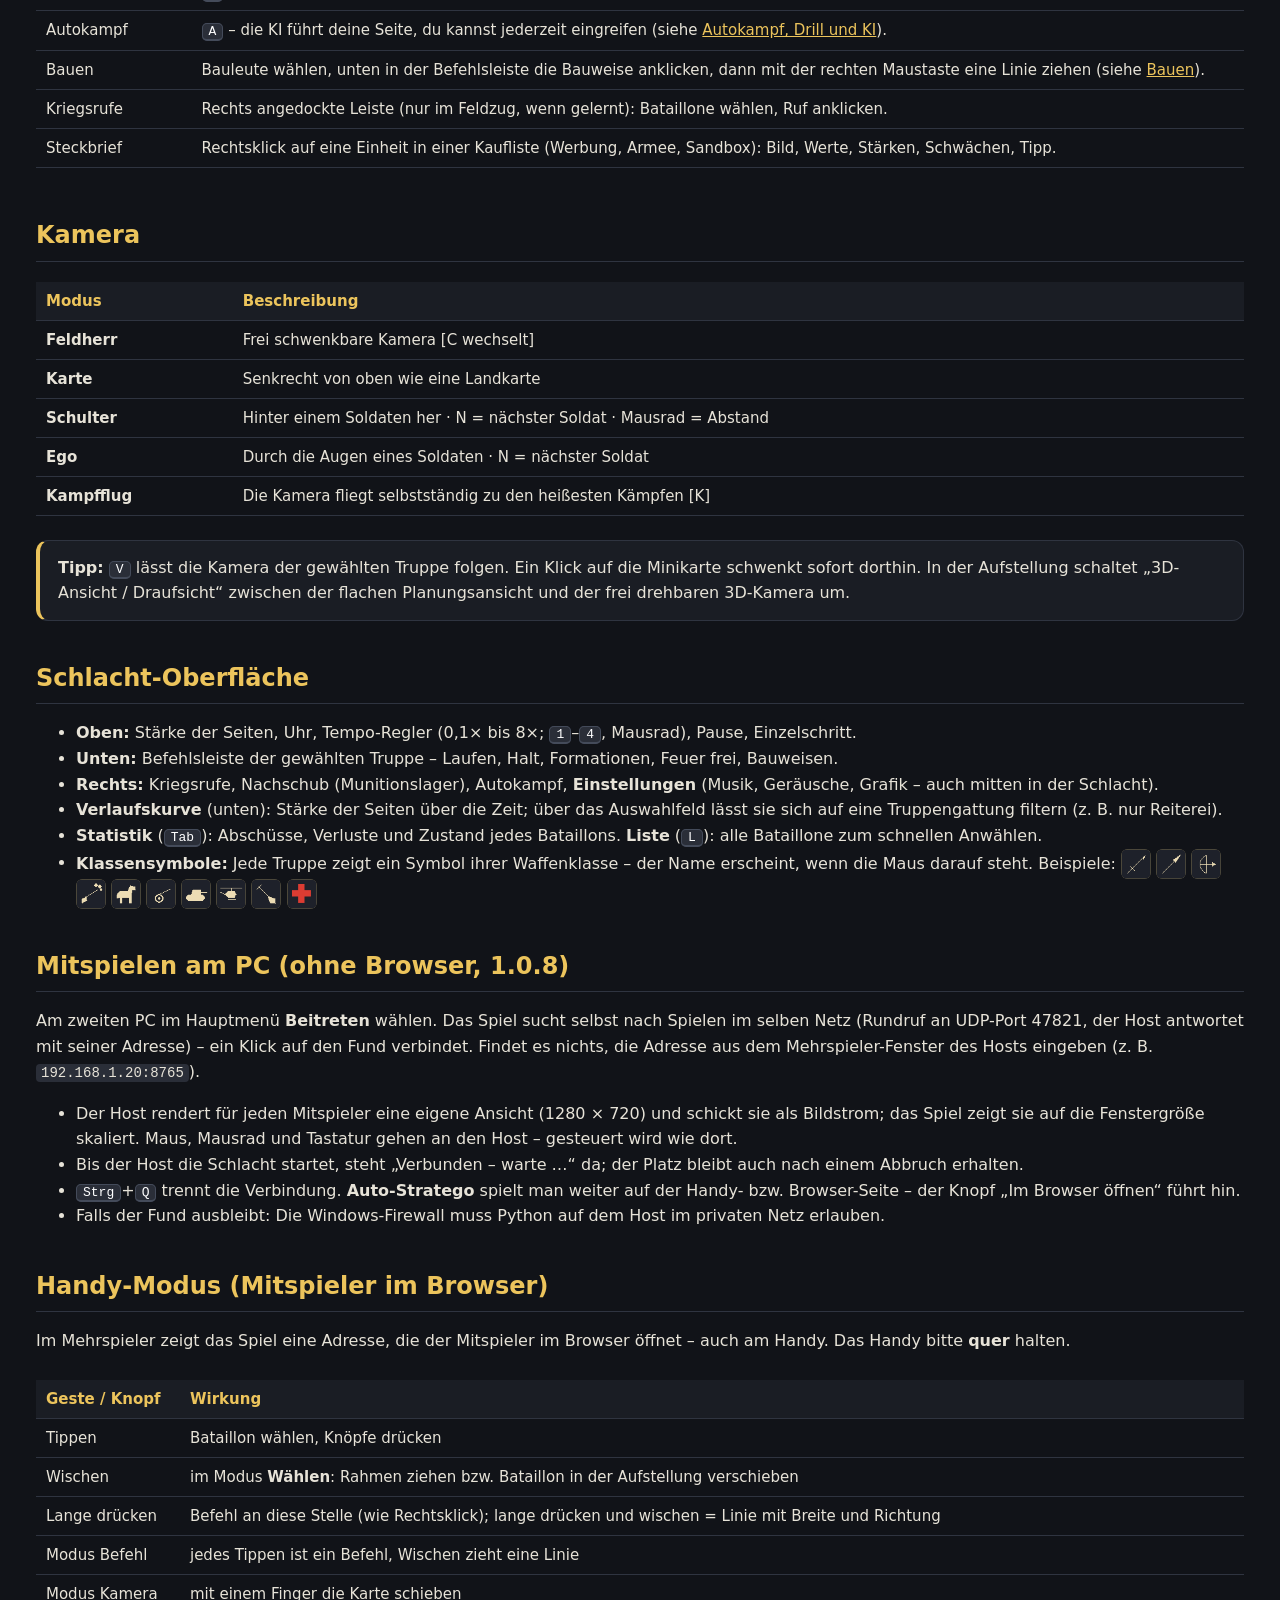
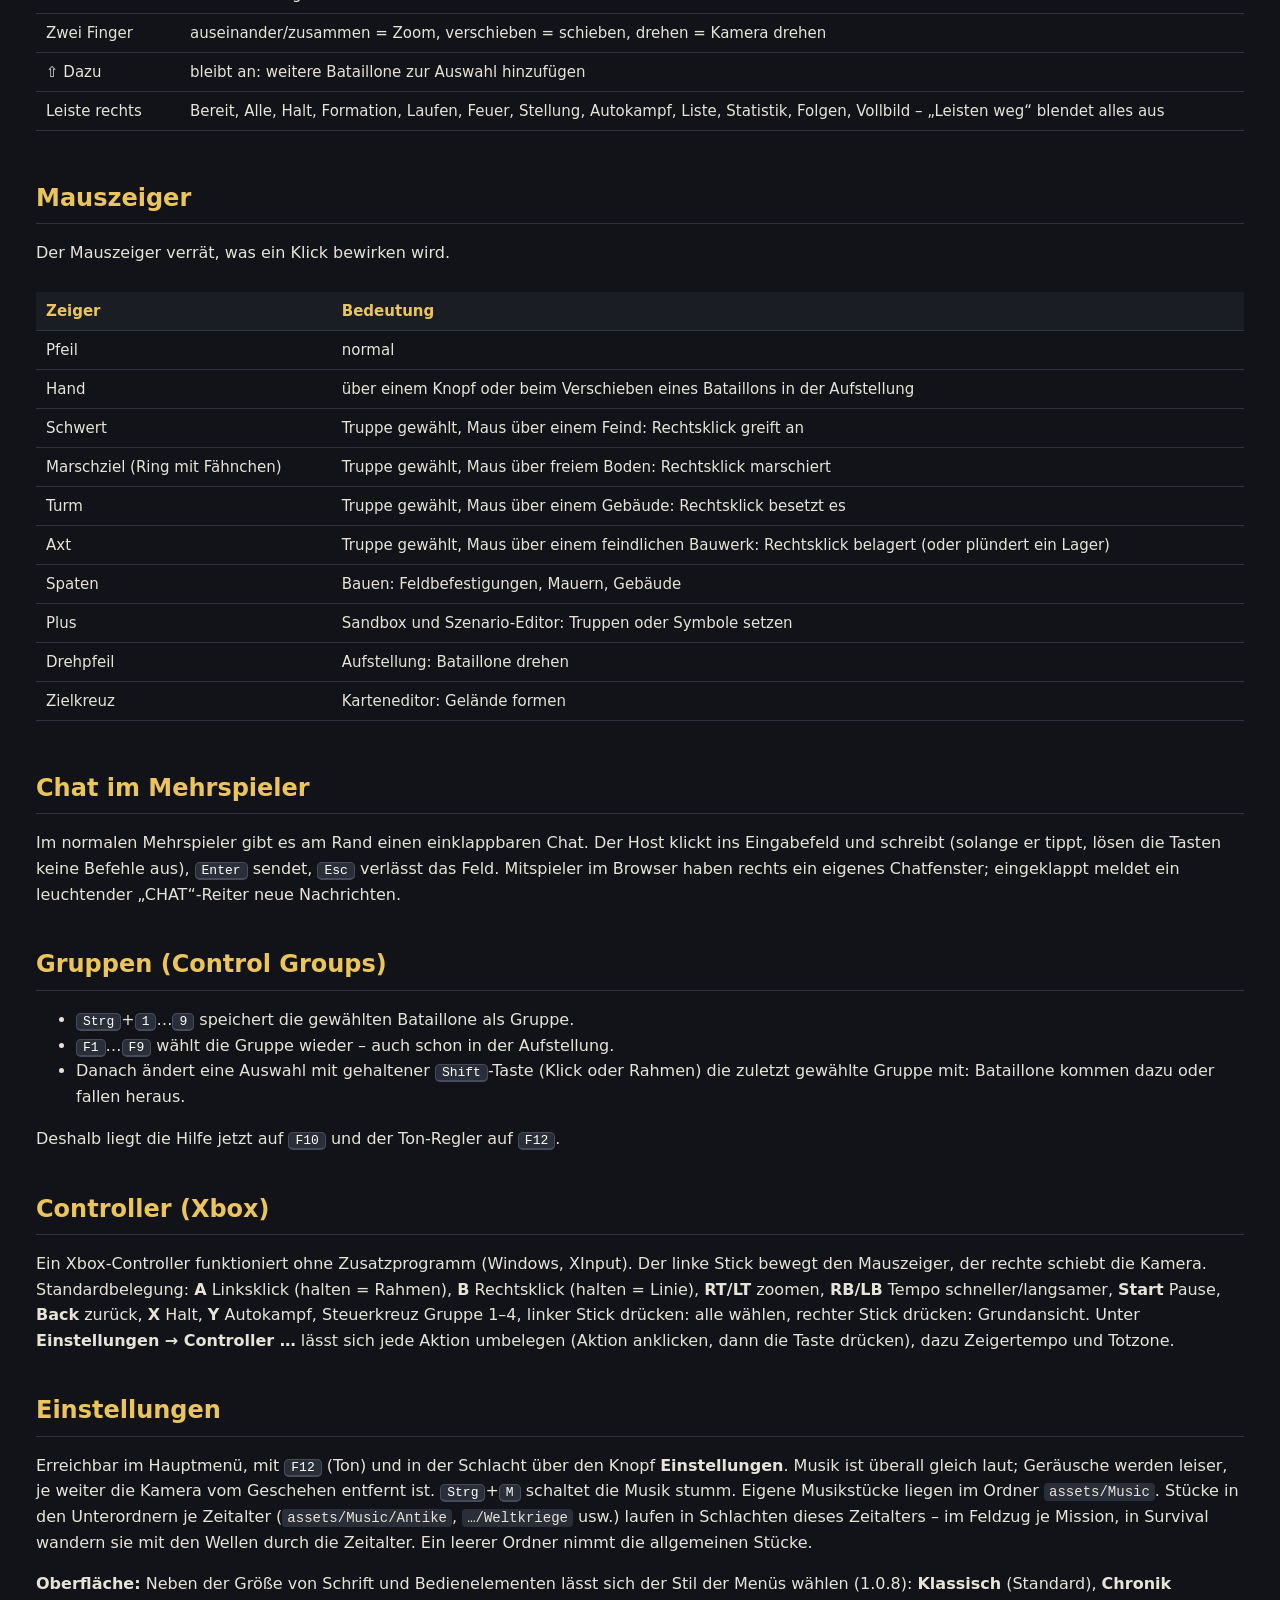
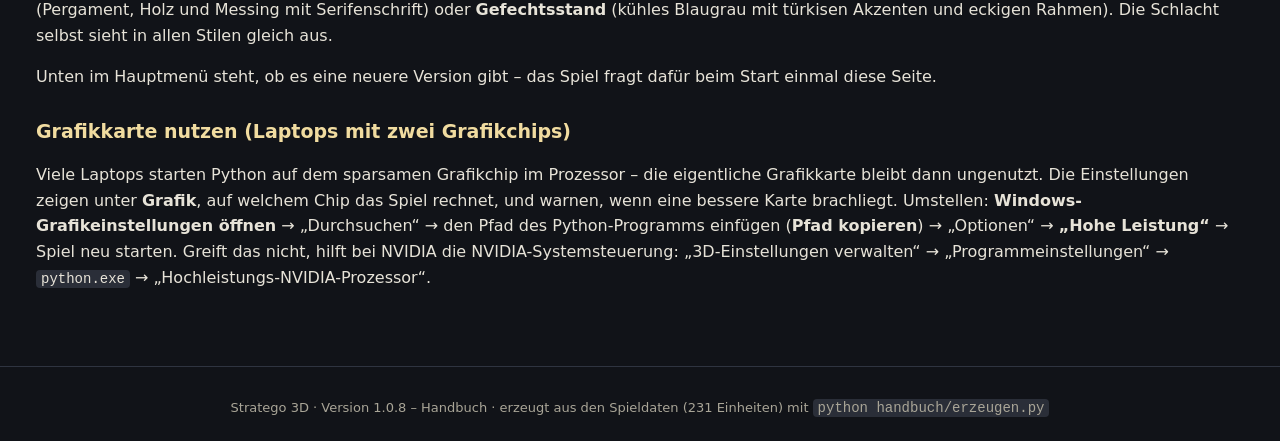
<file: bedienung.html>
<!doctype html>
<html lang="de"><head><meta charset="utf-8"><meta name="viewport" content="width=device-width,initial-scale=1">
<title>Bedienung – Stratego 3D Handbuch</title><link rel="stylesheet" href="stil.css"></head>
<body><header class="top"><div class="in"><a class="logo" href="index.html">STRATEGO 3D · HANDBUCH</a>
<nav><a href="index.html">Start</a><a href="bedienung.html" class=on>Bedienung</a><a href="mechaniken.html">Mechaniken</a><a href="bauen.html">Bauen &amp; Gebäude</a><a href="feldzug.html">Feldzug</a><a href="modi.html">Spielmodi</a><a href="karten.html">Karten</a><a href="geschichte.html">Geschichte</a><a href="einheiten.html">Alle Einheiten</a><a href="changelog.html">Änderungen</a></nav></div></header>
<main>
<h1>Bedienung</h1>
<p class="lead">Alles, was man mit Maus, Tastatur, Controller und Handy steuern kann. Im Spiel zeigt <kbd>F10</kbd> jederzeit die
Tastenübersicht.</p>

<h2>Tastenübersicht (wie im Spiel)</h2>
<div class="tbl"><table><tr><th>Bereich</th><th>Tasten</th></tr><tr><td><b>Kamera</b></td><td>W A S D / Pfeile: schieben · Q E: drehen · Bild↑ Bild↓: neigen · +/− oder Mausrad: zoomen · rechte oder mittlere Maustaste ziehen: drehen · Pos1: Grundstellung · C: Kameramodus · K: Kampfflug</td></tr><tr><td><b>Sandbox</b></td><td>Linksklick: setzen · Rechtsklick: radieren · Tab: Seite wechseln · Strg+Z: rückgängig · Entf: Bataillon löschen · R: Gebäude drehen · Enter: Schlacht starten</td></tr><tr><td><b>Schlacht</b></td><td>Leertaste: Pause · Punkt: Einzelschritt (Shift: 1 s) · Komma: langsamer · Tempo-Regler: ziehen oder Mausrad (0,1× bis 8×) · 1–4: Tempo · Tab: Statistik · L: Bataillonsliste · V: Kamera folgt · A: Autokampf (die KI führt, du greifst ein) · Klick auf die Minikarte: dorthin schauen</td></tr><tr><td><b>Truppen führen</b></td><td>Linksklick: wählen (ziehen = Rahmen) · Rechtsklick: Marsch, Angriff, Besetzen (ziehen = Linie) · H: Halt · R: Laufen · F: Formation · G: Feuer frei · T: Stellung halten · Strg+A: alle</td></tr><tr><td><b>Gruppen</b></td><td>Strg+1…9: gewählte Bataillone als Gruppe speichern · F1…F9: Gruppe wählen · danach Shift+Klick oder Shift+Rahmen: Bataillone zur Gruppe hinzufügen bzw. aus ihr entfernen</td></tr><tr><td><b>Gelände</b></td><td>Auf einer Anhöhe: weiter schießen, schwerer getroffen werden, im Nahkampf stärker. Bergauf langsamer, kein Sturmangriff. Regen und Schnee bremsen, verkürzen die Reichweite und lassen Läufer ausrutschen.</td></tr><tr><td><b>Allgemein</b></td><td>F10: diese Hilfe · F12: Ton · Strg+M: Musik stumm · Esc: zurück</td></tr></table></div>

<h2>Truppen führen</h2>
<div class="tbl"><table>
<tr><th>Aktion</th><th>So geht's</th></tr>
<tr><td>Bataillon wählen</td><td>Linksklick auf eine Truppe oder ihr Banner. <kbd>Shift</kbd> hält die bisherige Auswahl.</td></tr>
<tr><td>Mehrere wählen</td><td>Mit links einen Rahmen ziehen – auch in der Aufstellung und in der 3D-Ansicht.</td></tr>
<tr><td>Alle wählen</td><td><kbd>Strg</kbd>+<kbd>A</kbd> (Aufstellung und Schlacht).</td></tr>
<tr><td>Marschieren</td><td>Rechtsklick auf freies Gelände. <kbd>R</kbd> schaltet zwischen Marsch und Laufschritt um
(Laufen ermüdet stark).</td></tr>
<tr><td>Linie ziehen</td><td>Rechte Maustaste gedrückt ziehen: die gewählten Bataillone stellen sich entlang der Linie auf –
Länge = Breite der Front, die Richtung bestimmt die Blickrichtung.</td></tr>
<tr><td>Angreifen</td><td>Rechtsklick auf eine feindliche Truppe.</td></tr>
<tr><td>Gebäude besetzen</td><td>Rechtsklick auf ein eigenes oder leeres Gebäude bzw. Mauerstück. Bei Mauern verteilt sich, wer
keinen Platz mehr findet, auf die benachbarten Mauerstücke.</td></tr>
<tr><td>Gebäude angreifen</td><td>Rechtsklick auf ein feindliches Gebäude, eine Mauer oder ein Tor (Belagern).</td></tr>
<tr><td>Folgen</td><td>Rechtsklick auf ein eigenes Schutzfahrzeug (Rollschild, Schildwagen, Kuppelwagen …): die Truppe
folgt dicht dahinter.</td></tr>
<tr><td>Tunnel benutzen</td><td>Rechtsklick auf den eigenen Tunneleingang: die Truppe geht hindurch und kommt am Ausgang heraus.</td></tr>
<tr><td>Untergraben</td><td>Tunnelbauer wählen, Rechtsklick auf eine feindliche Mauer oder einen Turm.</td></tr>
<tr><td>Halt</td><td><kbd>H</kbd> – stehen bleiben und Stellung halten.</td></tr>
<tr><td>Formation</td><td><kbd>F</kbd> wechselt reihum durch die Formationen, die die Truppe beherrscht
(siehe <a href="mechaniken.html#formationen">Formationen</a>).</td></tr>
<tr><td>Feuer frei</td><td><kbd>G</kbd> – Schützen schießen selbstständig oder halten das Feuer zurück.</td></tr>
<tr><td>Stellung halten</td><td><kbd>T</kbd> – die Truppe verfolgt keine Feinde, sondern bleibt an ihrem Platz.</td></tr>
<tr><td>Autokampf</td><td><kbd>A</kbd> – die KI führt deine Seite, du kannst jederzeit eingreifen
(siehe <a href="mechaniken.html#autokampf">Autokampf, Drill und KI</a>).</td></tr>
<tr><td>Bauen</td><td>Bauleute wählen, unten in der Befehlsleiste die Bauweise anklicken, dann mit der rechten
Maustaste eine Linie ziehen (siehe <a href="bauen.html">Bauen</a>).</td></tr>
<tr><td>Kriegsrufe</td><td>Rechts angedockte Leiste (nur im Feldzug, wenn gelernt): Bataillone wählen, Ruf anklicken.</td></tr>
<tr><td>Steckbrief</td><td>Rechtsklick auf eine Einheit in einer Kaufliste (Werbung, Armee, Sandbox): Bild, Werte, Stärken,
Schwächen, Tipp.</td></tr>
</table></div>

<h2>Kamera</h2>
<div class="tbl"><table><tr><th>Modus</th><th>Beschreibung</th></tr><tr><td><b>Feldherr</b></td><td>Frei schwenkbare Kamera [C wechselt]</td></tr><tr><td><b>Karte</b></td><td>Senkrecht von oben wie eine Landkarte</td></tr><tr><td><b>Schulter</b></td><td>Hinter einem Soldaten her · N = nächster Soldat · Mausrad = Abstand</td></tr><tr><td><b>Ego</b></td><td>Durch die Augen eines Soldaten · N = nächster Soldat</td></tr><tr><td><b>Kampfflug</b></td><td>Die Kamera fliegt selbstständig zu den heißesten Kämpfen [K]</td></tr></table></div>
<div class="box tip"><b>Tipp:</b> <kbd>V</kbd> lässt die Kamera der gewählten Truppe folgen. Ein Klick auf die Minikarte
schwenkt sofort dorthin. In der Aufstellung schaltet „3D-Ansicht / Draufsicht“ zwischen der flachen Planungsansicht und
der frei drehbaren 3D-Kamera um.</div>

<h2>Schlacht-Oberfläche</h2>
<ul>
<li><b>Oben:</b> Stärke der Seiten, Uhr, Tempo-Regler (0,1× bis 8×; <kbd>1</kbd>–<kbd>4</kbd>, Mausrad), Pause, Einzelschritt.</li>
<li><b>Unten:</b> Befehlsleiste der gewählten Truppe – Laufen, Halt, Formationen, Feuer frei, Bauweisen.</li>
<li><b>Rechts:</b> Kriegsrufe, Nachschub (Munitionslager), Autokampf, <b>Einstellungen</b>
(Musik, Geräusche, Grafik – auch mitten in der Schlacht).</li>
<li><b>Verlaufskurve</b> (unten): Stärke der Seiten über die Zeit; über das Auswahlfeld lässt sie sich auf eine
Truppengattung filtern (z. B. nur Reiterei).</li>
<li><b>Statistik</b> (<kbd>Tab</kbd>): Abschüsse, Verluste und Zustand jedes Bataillons. <b>Liste</b> (<kbd>L</kbd>):
alle Bataillone zum schnellen Anwählen.</li>
<li><b>Klassensymbole:</b> Jede Truppe zeigt ein Symbol ihrer Waffenklasse – der Name erscheint, wenn die Maus darauf steht.
Beispiele: <img class="sym" src="bilder/symbole/hieb.png" alt="Hiebwaffen (Schwert, Axt, Keule)" title="Hiebwaffen (Schwert, Axt, Keule)"> <img class="sym" src="bilder/symbole/stange.png" alt="Stangenwaffen (Speer, Pike, Hellebarde)" title="Stangenwaffen (Speer, Pike, Hellebarde)"> <img class="sym" src="bilder/symbole/bogen.png" alt="Bögen" title="Bögen"> <img class="sym" src="bilder/symbole/pulver.png" alt="Feuerwaffen (Arkebuse, Muskete)" title="Feuerwaffen (Arkebuse, Muskete)"> <img class="sym" src="bilder/symbole/reiter.png" alt="Reiterei" title="Reiterei">
<img class="sym" src="bilder/symbole/geschuetz.png" alt="Geschütze und Belagerungsgerät" title="Geschütze und Belagerungsgerät"> <img class="sym" src="bilder/symbole/panzer.png" alt="Panzer und Fahrzeuge" title="Panzer und Fahrzeuge"> <img class="sym" src="bilder/symbole/heli.png" alt="Hubschrauber" title="Hubschrauber"> <img class="sym" src="bilder/symbole/pionier.png" alt="Pioniere und Stellungsbau" title="Pioniere und Stellungsbau"> <img class="sym" src="bilder/symbole/sanitaet.png" alt="Sanität" title="Sanität"></li>
</ul>

<h2 id="pc">Mitspielen am PC (ohne Browser, 1.0.8)</h2>
<p>Am zweiten PC im Hauptmenü <b>Beitreten</b> wählen. Das Spiel sucht selbst nach Spielen im selben Netz (Rundruf an
UDP-Port 47821, der Host antwortet mit seiner Adresse) – ein Klick auf den Fund verbindet. Findet es nichts, die Adresse aus
dem Mehrspieler-Fenster des Hosts eingeben (z. B. <code>192.168.1.20:8765</code>).</p>
<ul>
<li>Der Host rendert für jeden Mitspieler eine eigene Ansicht (1280 × 720) und schickt sie als Bildstrom; das Spiel zeigt sie
auf die Fenstergröße skaliert. Maus, Mausrad und Tastatur gehen an den Host – gesteuert wird wie dort.</li>
<li>Bis der Host die Schlacht startet, steht „Verbunden – warte …“ da; der Platz bleibt auch nach einem Abbruch erhalten.</li>
<li><kbd>Strg</kbd>+<kbd>Q</kbd> trennt die Verbindung. <b>Auto-Stratego</b> spielt man weiter auf der Handy- bzw.
Browser-Seite – der Knopf „Im Browser öffnen“ führt hin.</li>
<li>Falls der Fund ausbleibt: Die Windows-Firewall muss Python auf dem Host im privaten Netz erlauben.</li>
</ul>

<h2>Handy-Modus (Mitspieler im Browser)</h2>
<p>Im Mehrspieler zeigt das Spiel eine Adresse, die der Mitspieler im Browser öffnet – auch am Handy.
Das Handy bitte <b>quer</b> halten.</p>
<div class="tbl"><table><tr><th>Geste / Knopf</th><th>Wirkung</th></tr>
<tr><td>Tippen</td><td>Bataillon wählen, Knöpfe drücken</td></tr>
<tr><td>Wischen</td><td>im Modus <b>Wählen</b>: Rahmen ziehen bzw. Bataillon in der Aufstellung verschieben</td></tr>
<tr><td>Lange drücken</td><td>Befehl an diese Stelle (wie Rechtsklick); lange drücken und wischen = Linie mit Breite und Richtung</td></tr>
<tr><td>Modus Befehl</td><td>jedes Tippen ist ein Befehl, Wischen zieht eine Linie</td></tr>
<tr><td>Modus Kamera</td><td>mit einem Finger die Karte schieben</td></tr>
<tr><td>Zwei Finger</td><td>auseinander/zusammen = Zoom, verschieben = schieben, drehen = Kamera drehen</td></tr>
<tr><td>⇧ Dazu</td><td>bleibt an: weitere Bataillone zur Auswahl hinzufügen</td></tr>
<tr><td>Leiste rechts</td><td>Bereit, Alle, Halt, Formation, Laufen, Feuer, Stellung, Autokampf, Liste, Statistik, Folgen,
Vollbild – „Leisten weg“ blendet alles aus</td></tr>
</table></div>

<h2>Mauszeiger</h2>
<p>Der Mauszeiger verrät, was ein Klick bewirken wird.</p>
<div class="tbl"><table><tr><th>Zeiger</th><th>Bedeutung</th></tr>
<tr><td>Pfeil</td><td>normal</td></tr>
<tr><td>Hand</td><td>über einem Knopf oder beim Verschieben eines Bataillons in der Aufstellung</td></tr>
<tr><td>Schwert</td><td>Truppe gewählt, Maus über einem Feind: Rechtsklick greift an</td></tr>
<tr><td>Marschziel (Ring mit Fähnchen)</td><td>Truppe gewählt, Maus über freiem Boden: Rechtsklick marschiert</td></tr>
<tr><td>Turm</td><td>Truppe gewählt, Maus über einem Gebäude: Rechtsklick besetzt es</td></tr>
<tr><td>Axt</td><td>Truppe gewählt, Maus über einem feindlichen Bauwerk: Rechtsklick belagert (oder plündert ein Lager)</td></tr>
<tr><td>Spaten</td><td>Bauen: Feldbefestigungen, Mauern, Gebäude</td></tr>
<tr><td>Plus</td><td>Sandbox und Szenario-Editor: Truppen oder Symbole setzen</td></tr>
<tr><td>Drehpfeil</td><td>Aufstellung: Bataillone drehen</td></tr>
<tr><td>Zielkreuz</td><td>Karteneditor: Gelände formen</td></tr>
</table></div>

<h2>Chat im Mehrspieler</h2>
<p>Im normalen Mehrspieler gibt es am Rand einen einklappbaren Chat. Der Host klickt ins Eingabefeld und schreibt (solange
er tippt, lösen die Tasten keine Befehle aus), <kbd>Enter</kbd> sendet, <kbd>Esc</kbd> verlässt das Feld. Mitspieler im Browser
haben rechts ein eigenes Chatfenster; eingeklappt meldet ein leuchtender „CHAT“-Reiter neue Nachrichten.</p>

<h2 id="gruppen">Gruppen (Control Groups)</h2>
<ul>
<li><kbd>Strg</kbd>+<kbd>1</kbd>…<kbd>9</kbd> speichert die gewählten Bataillone als Gruppe.</li>
<li><kbd>F1</kbd>…<kbd>F9</kbd> wählt die Gruppe wieder – auch schon in der Aufstellung.</li>
<li>Danach ändert eine Auswahl mit gehaltener <kbd>Shift</kbd>-Taste (Klick oder Rahmen) die zuletzt gewählte Gruppe mit:
Bataillone kommen dazu oder fallen heraus.</li>
</ul>
<p>Deshalb liegt die Hilfe jetzt auf <kbd>F10</kbd> und der Ton-Regler auf <kbd>F12</kbd>.</p>

<h2 id="controller">Controller (Xbox)</h2>
<p>Ein Xbox-Controller funktioniert ohne Zusatzprogramm (Windows, XInput). Der linke Stick bewegt den Mauszeiger, der
rechte schiebt die Kamera. Standardbelegung: <b>A</b> Linksklick (halten = Rahmen), <b>B</b> Rechtsklick (halten = Linie),
<b>RT/LT</b> zoomen, <b>RB/LB</b> Tempo schneller/langsamer, <b>Start</b> Pause, <b>Back</b> zurück, <b>X</b> Halt,
<b>Y</b> Autokampf, Steuerkreuz Gruppe 1–4, linker Stick drücken: alle wählen, rechter Stick drücken: Grundansicht.
Unter <b>Einstellungen → Controller …</b> lässt sich jede Aktion umbelegen (Aktion anklicken, dann die Taste drücken),
dazu Zeigertempo und Totzone.</p>

<h2>Einstellungen</h2>
<p>Erreichbar im Hauptmenü, mit <kbd>F12</kbd> (Ton) und in der Schlacht über den Knopf <b>Einstellungen</b>. Musik ist überall gleich
laut; Geräusche werden leiser, je weiter die Kamera vom Geschehen entfernt ist. <kbd>Strg</kbd>+<kbd>M</kbd> schaltet die
Musik stumm. Eigene Musikstücke liegen im Ordner <code>assets/Music</code>. Stücke in den Unterordnern je Zeitalter
(<code>assets/Music/Antike</code>, <code>…/Weltkriege</code> usw.) laufen in Schlachten dieses Zeitalters – im Feldzug je
Mission, in Survival wandern sie mit den Wellen durch die Zeitalter. Ein leerer Ordner nimmt die allgemeinen Stücke.</p>
<p><b>Oberfläche:</b> Neben der Größe von Schrift und Bedienelementen lässt sich der Stil der Menüs wählen (1.0.8):
<b>Klassisch</b> (Standard), <b>Chronik</b> (Pergament, Holz und Messing mit Serifenschrift) oder <b>Gefechtsstand</b>
(kühles Blaugrau mit türkisen Akzenten und eckigen Rahmen). Die Schlacht selbst sieht in allen Stilen gleich aus.</p>
<p>Unten im Hauptmenü steht, ob es eine neuere Version gibt – das Spiel fragt dafür beim Start einmal diese Seite.</p>
<h3>Grafikkarte nutzen (Laptops mit zwei Grafikchips)</h3>
<p>Viele Laptops starten Python auf dem sparsamen Grafikchip im Prozessor – die eigentliche Grafikkarte bleibt dann ungenutzt.
Die Einstellungen zeigen unter <b>Grafik</b>, auf welchem Chip das Spiel rechnet, und warnen, wenn eine bessere Karte
brachliegt. Umstellen: <b>Windows-Grafikeinstellungen öffnen</b> → „Durchsuchen“ → den Pfad des Python-Programms einfügen
(<b>Pfad kopieren</b>) → „Optionen“ → <b>„Hohe Leistung“</b> → Spiel neu starten. Greift das nicht, hilft bei NVIDIA die
NVIDIA-Systemsteuerung: „3D-Einstellungen verwalten“ → „Programmeinstellungen“ → <code>python.exe</code> →
„Hochleistungs-NVIDIA-Prozessor“.</p>
</main>
<footer>Stratego 3D · Version 1.0.8 – Handbuch · erzeugt aus den Spieldaten (231 Einheiten) mit
<code>python handbuch/erzeugen.py</code></footer>
<script>
document.querySelectorAll('table.sortable').forEach(tb=>{
 tb.querySelectorAll('th.s').forEach((th,i)=>{let asc=true;th.addEventListener('click',()=>{
  const rows=[...tb.tBodies[0].rows];const col=th.cellIndex;
  rows.sort((a,b)=>{const x=a.cells[col].dataset.v??a.cells[col].innerText,y=b.cells[col].dataset.v??b.cells[col].innerText;
   const nx=parseFloat(x),ny=parseFloat(y);const r=(!isNaN(nx)&&!isNaN(ny))?nx-ny:x.localeCompare(y,'de');return asc?r:-r});
  asc=!asc;rows.forEach(r=>tb.tBodies[0].appendChild(r));});});});
const q=document.getElementById('q'),fe=document.getElementById('fe'),fc=document.getElementById('fc');
function flt(){const s=(q?q.value:'').toLowerCase(),e=fe?fe.value:'',c=fc?fc.value:'';
 document.querySelectorAll('[data-f]').forEach(el=>{const ok=(!s||el.dataset.f.includes(s))&&(!e||el.dataset.era===e)&&(!c||el.dataset.cat===c);
  el.style.display=ok?'':'none';});}
[q,fe,fc].forEach(x=>x&&x.addEventListener('input',flt));
</script></body></html>
</file>
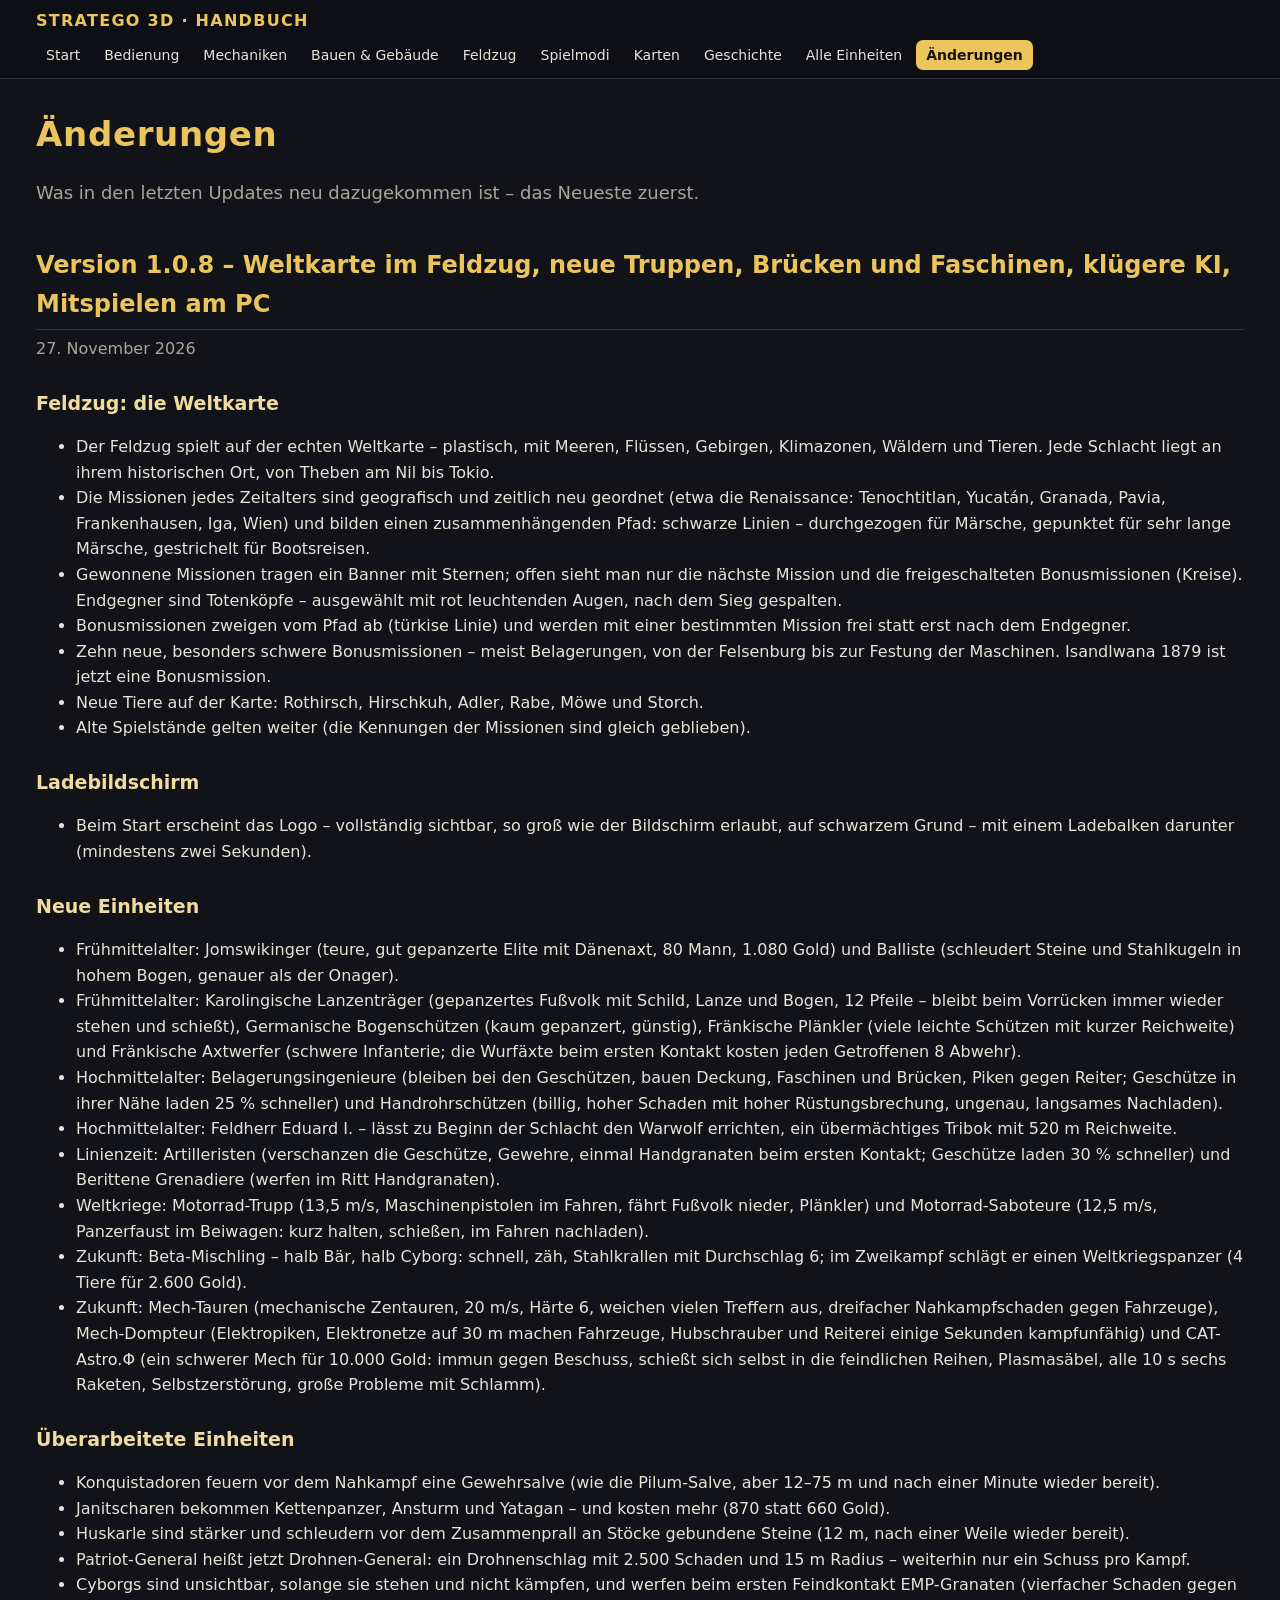
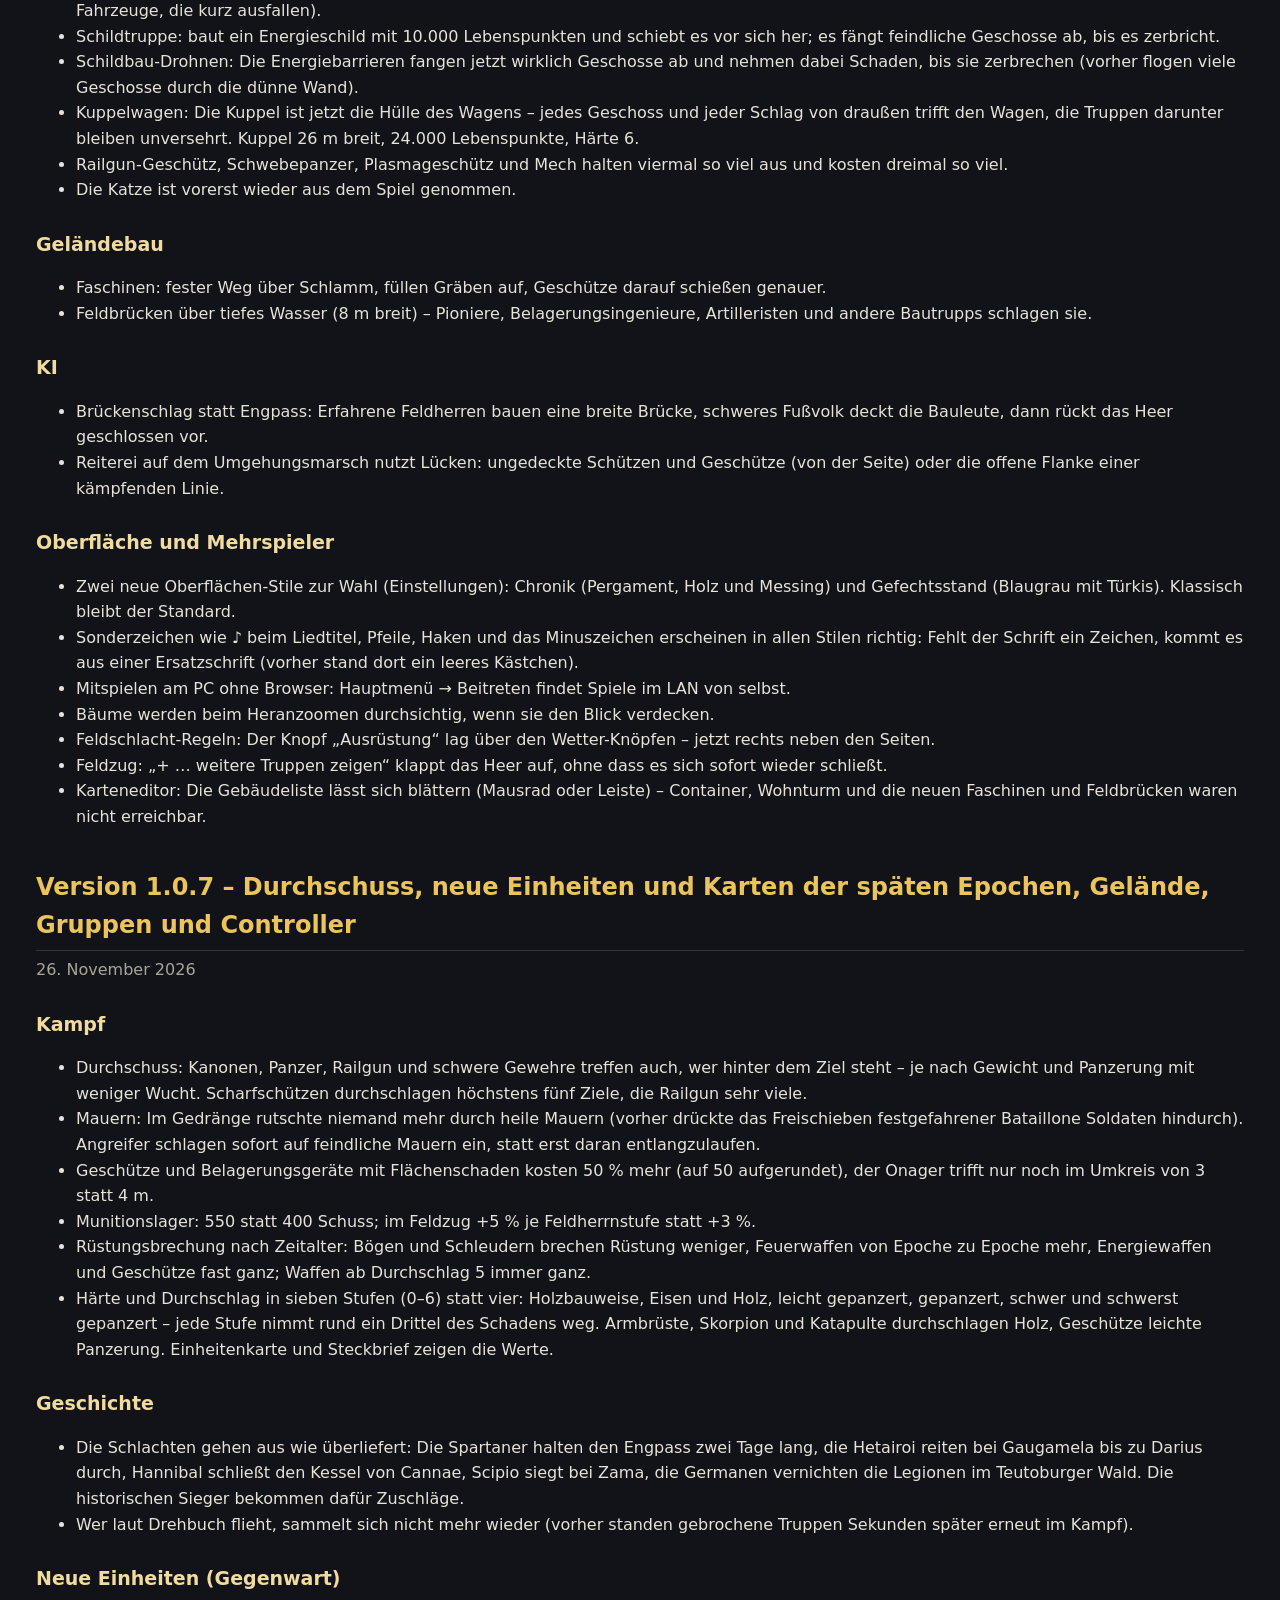
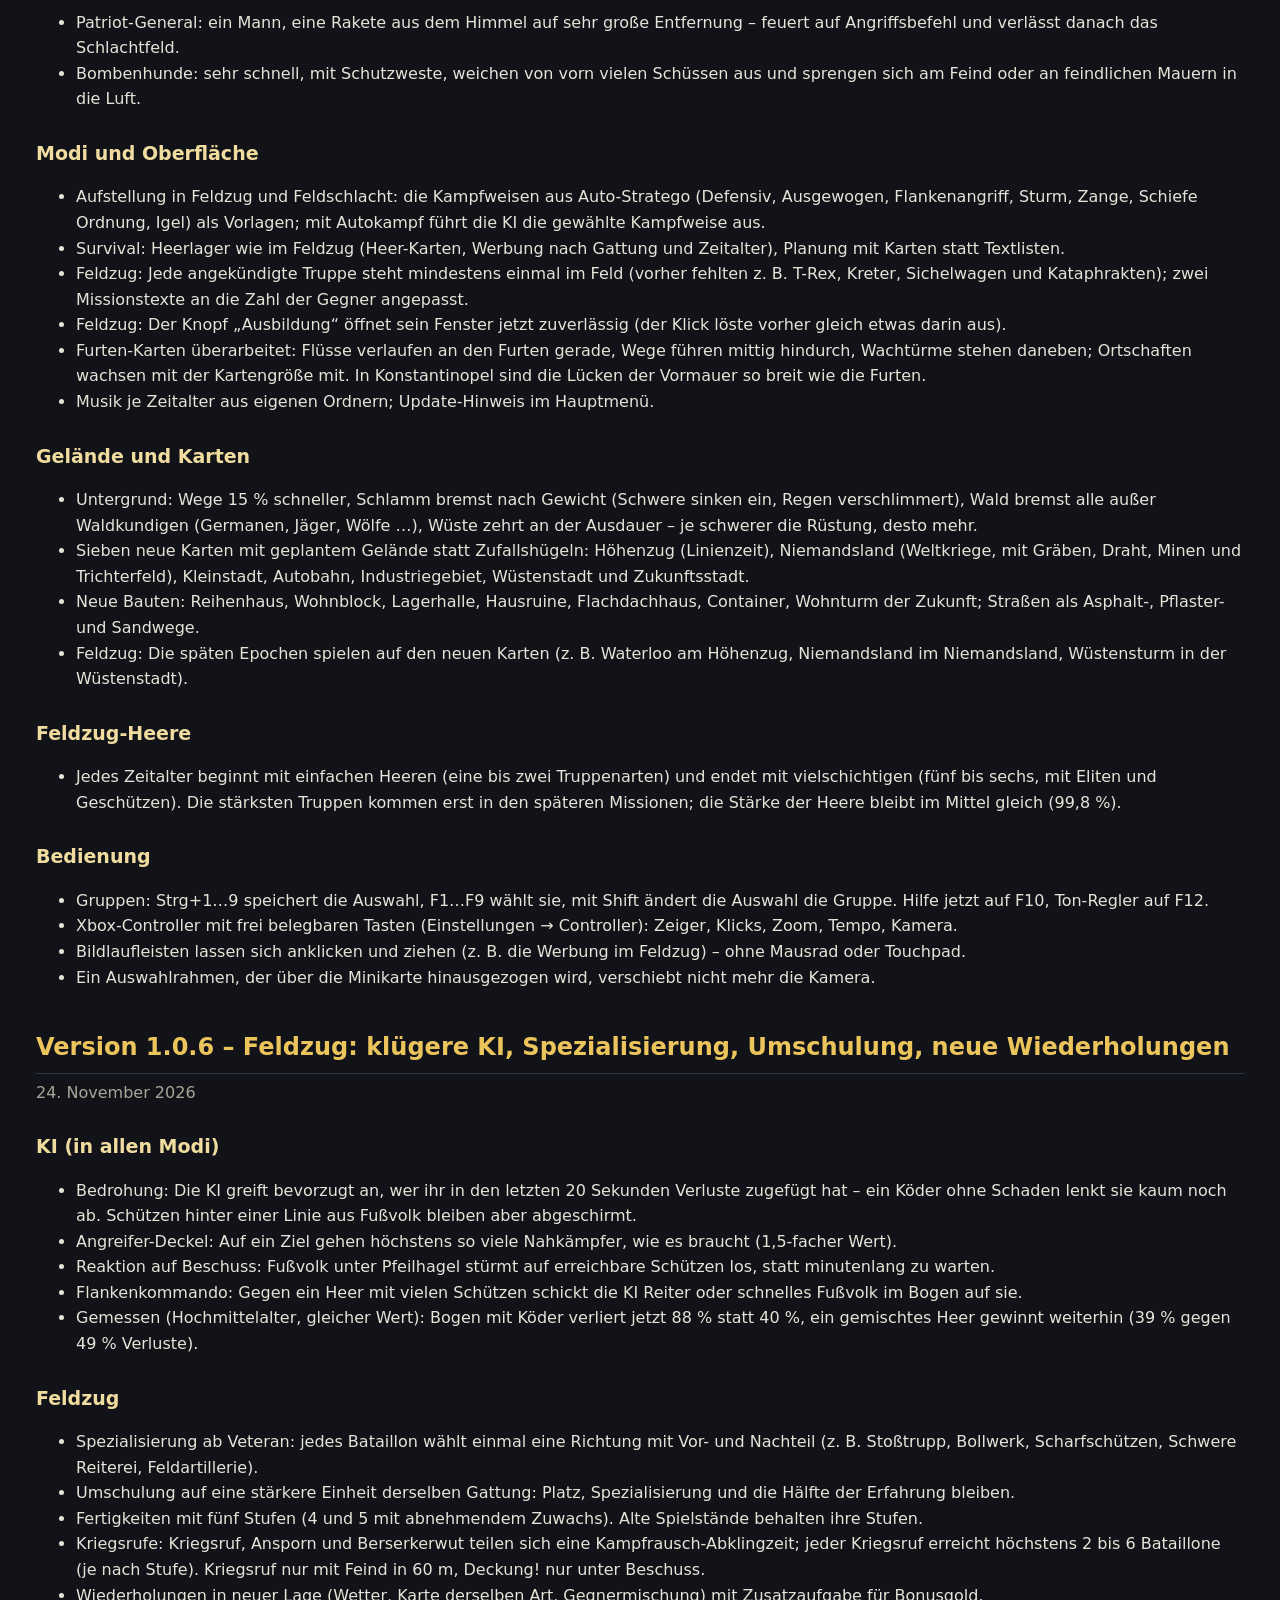
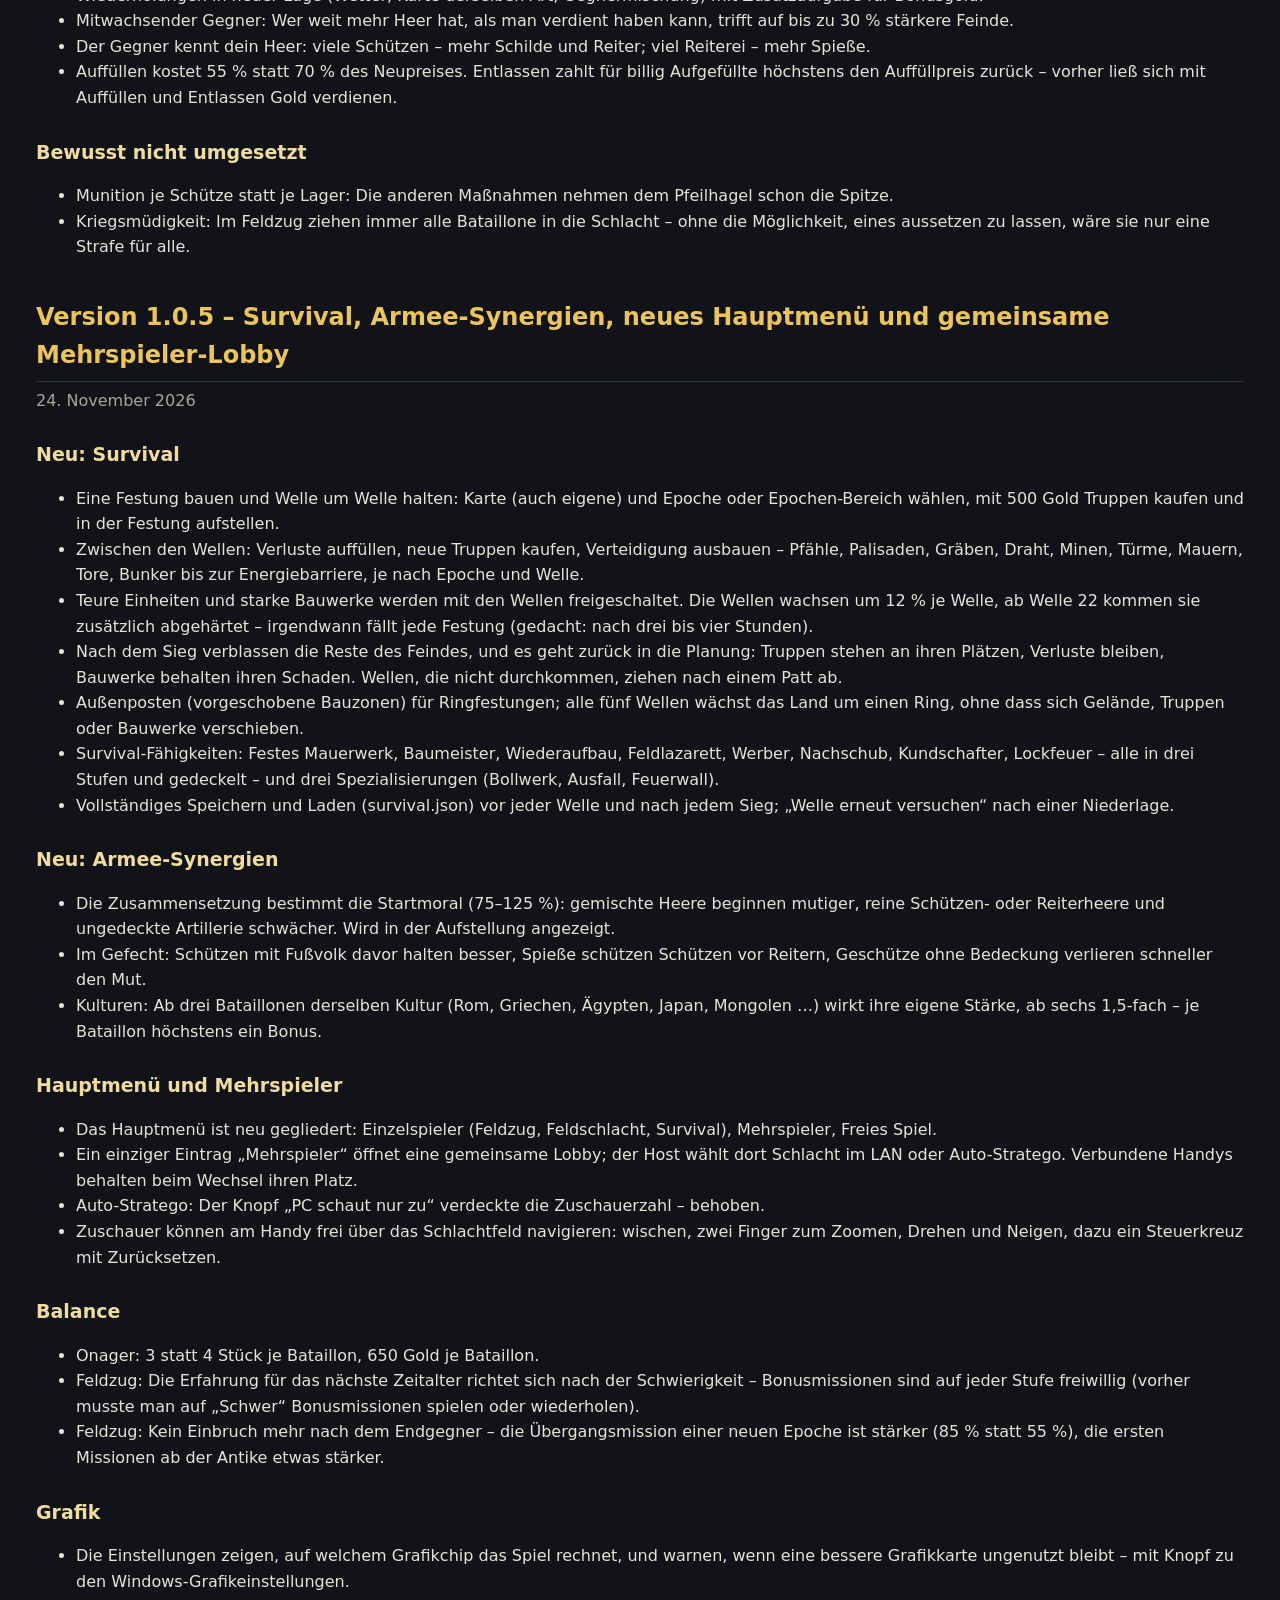
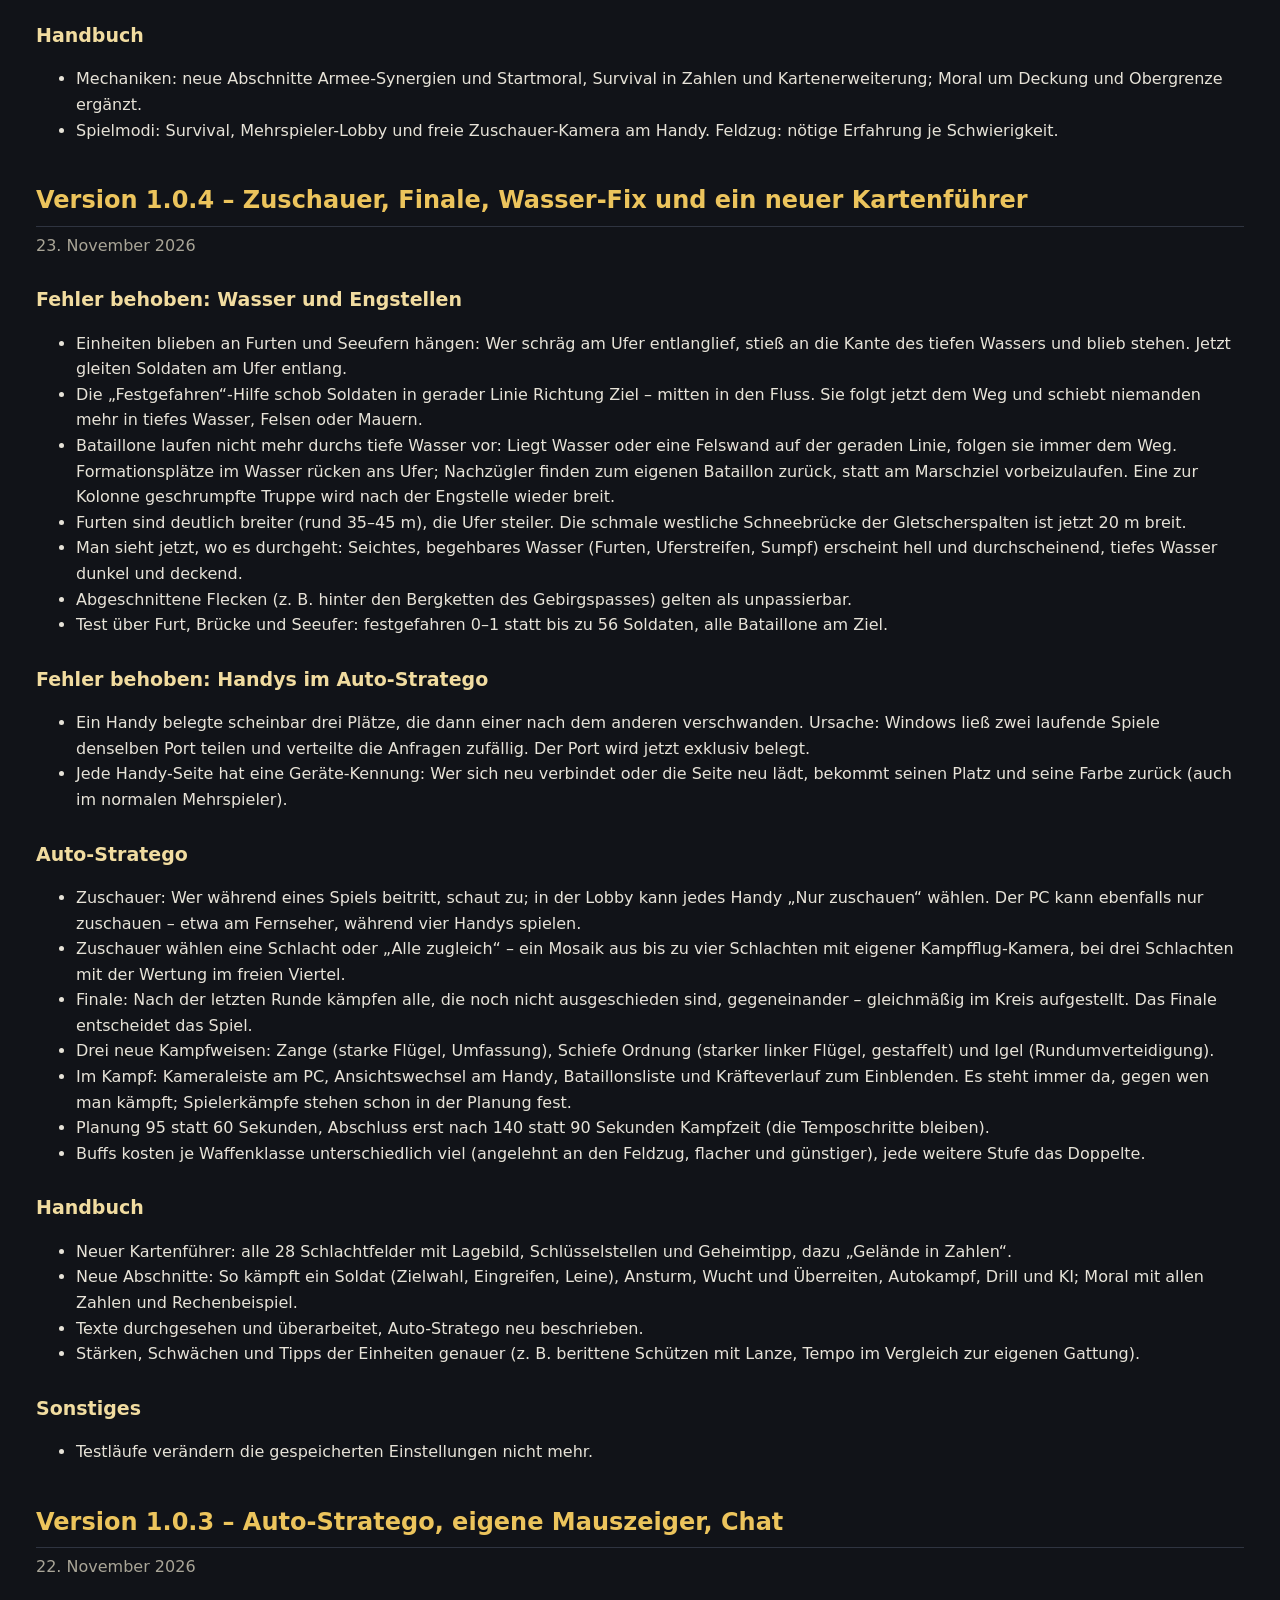
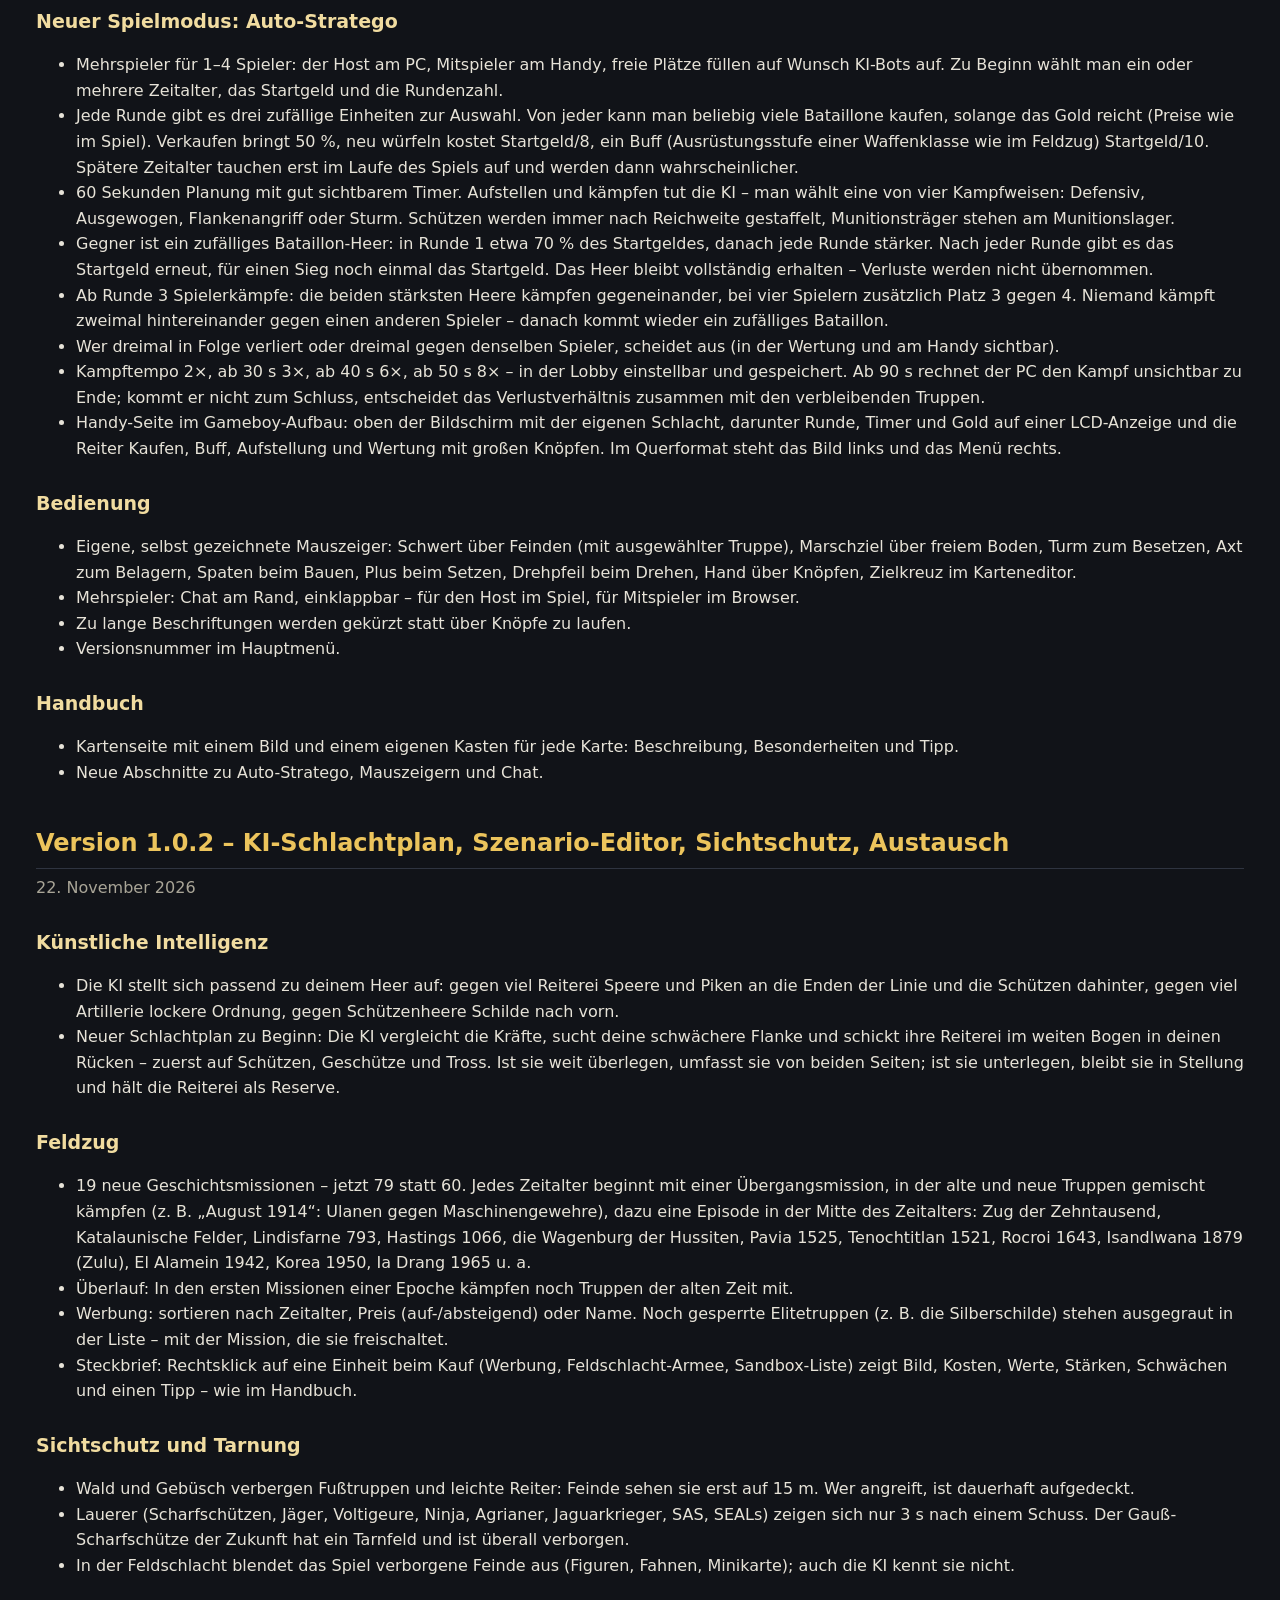
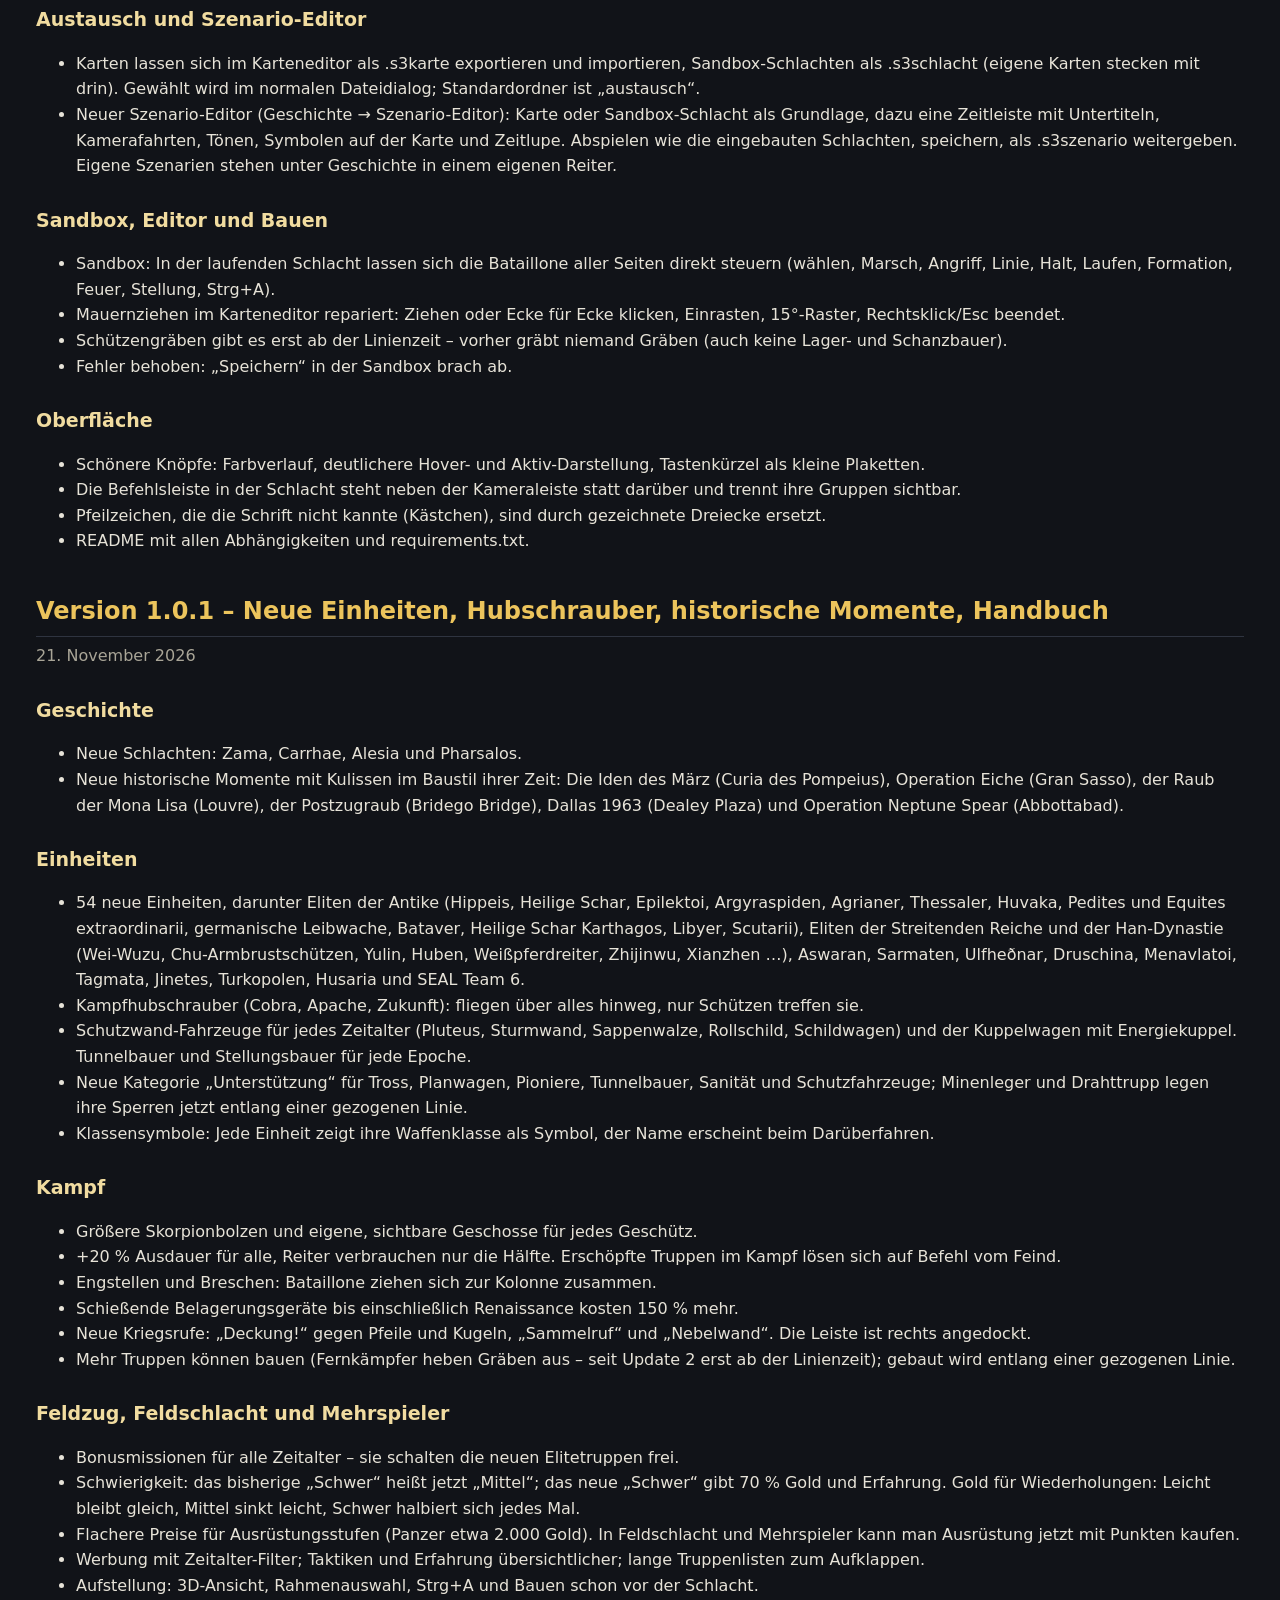
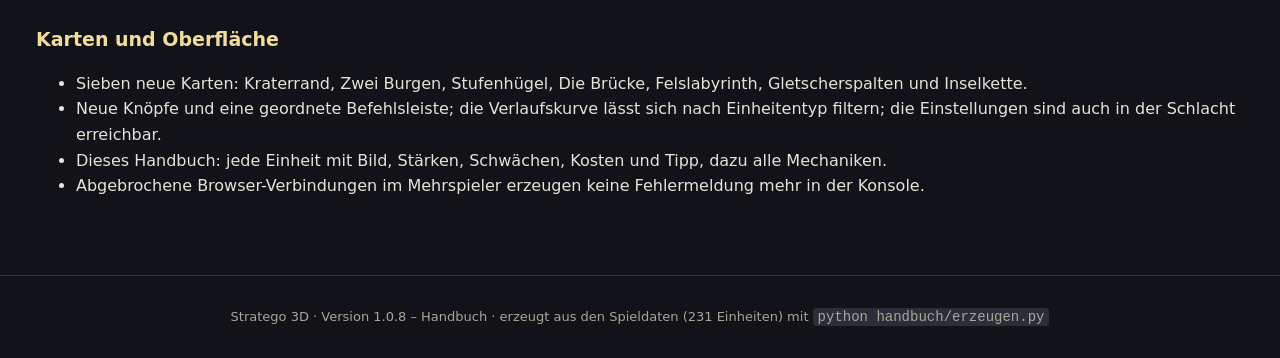
<file: changelog.html>
<!doctype html>
<html lang="de"><head><meta charset="utf-8"><meta name="viewport" content="width=device-width,initial-scale=1">
<title>Änderungen – Stratego 3D Handbuch</title><link rel="stylesheet" href="stil.css"></head>
<body><header class="top"><div class="in"><a class="logo" href="index.html">STRATEGO 3D · HANDBUCH</a>
<nav><a href="index.html">Start</a><a href="bedienung.html">Bedienung</a><a href="mechaniken.html">Mechaniken</a><a href="bauen.html">Bauen &amp; Gebäude</a><a href="feldzug.html">Feldzug</a><a href="modi.html">Spielmodi</a><a href="karten.html">Karten</a><a href="geschichte.html">Geschichte</a><a href="einheiten.html">Alle Einheiten</a><a href="changelog.html" class=on>Änderungen</a></nav></div></header>
<main>
<h1>Änderungen</h1>
<p class="lead">Was in den letzten Updates neu dazugekommen ist – das Neueste zuerst.</p>
<h2 id="v1.0.8">Version 1.0.8 – Weltkarte im Feldzug, neue Truppen, Brücken und Faschinen, klügere KI, Mitspielen am PC</h2><p style="color:var(--mut);margin-top:-4px">27. November 2026</p><h3>Feldzug: die Weltkarte</h3><ul><li>Der Feldzug spielt auf der echten Weltkarte – plastisch, mit Meeren, Flüssen, Gebirgen, Klimazonen, Wäldern und Tieren. Jede Schlacht liegt an ihrem historischen Ort, von Theben am Nil bis Tokio.</li><li>Die Missionen jedes Zeitalters sind geografisch und zeitlich neu geordnet (etwa die Renaissance: Tenochtitlan, Yucatán, Granada, Pavia, Frankenhausen, Iga, Wien) und bilden einen zusammenhängenden Pfad: schwarze Linien – durchgezogen für Märsche, gepunktet für sehr lange Märsche, gestrichelt für Bootsreisen.</li><li>Gewonnene Missionen tragen ein Banner mit Sternen; offen sieht man nur die nächste Mission und die freigeschalteten Bonusmissionen (Kreise). Endgegner sind Totenköpfe – ausgewählt mit rot leuchtenden Augen, nach dem Sieg gespalten.</li><li>Bonusmissionen zweigen vom Pfad ab (türkise Linie) und werden mit einer bestimmten Mission frei statt erst nach dem Endgegner.</li><li>Zehn neue, besonders schwere Bonusmissionen – meist Belagerungen, von der Felsenburg bis zur Festung der Maschinen. Isandlwana 1879 ist jetzt eine Bonusmission.</li><li>Neue Tiere auf der Karte: Rothirsch, Hirschkuh, Adler, Rabe, Möwe und Storch.</li><li>Alte Spielstände gelten weiter (die Kennungen der Missionen sind gleich geblieben).</li></ul><h3>Ladebildschirm</h3><ul><li>Beim Start erscheint das Logo – vollständig sichtbar, so groß wie der Bildschirm erlaubt, auf schwarzem Grund – mit einem Ladebalken darunter (mindestens zwei Sekunden).</li></ul><h3>Neue Einheiten</h3><ul><li>Frühmittelalter: Jomswikinger (teure, gut gepanzerte Elite mit Dänenaxt, 80 Mann, 1.080 Gold) und Balliste (schleudert Steine und Stahlkugeln in hohem Bogen, genauer als der Onager).</li><li>Frühmittelalter: Karolingische Lanzenträger (gepanzertes Fußvolk mit Schild, Lanze und Bogen, 12 Pfeile – bleibt beim Vorrücken immer wieder stehen und schießt), Germanische Bogenschützen (kaum gepanzert, günstig), Fränkische Plänkler (viele leichte Schützen mit kurzer Reichweite) und Fränkische Axtwerfer (schwere Infanterie; die Wurfäxte beim ersten Kontakt kosten jeden Getroffenen 8 Abwehr).</li><li>Hochmittelalter: Belagerungsingenieure (bleiben bei den Geschützen, bauen Deckung, Faschinen und Brücken, Piken gegen Reiter; Geschütze in ihrer Nähe laden 25 % schneller) und Handrohrschützen (billig, hoher Schaden mit hoher Rüstungsbrechung, ungenau, langsames Nachladen).</li><li>Hochmittelalter: Feldherr Eduard I. – lässt zu Beginn der Schlacht den Warwolf errichten, ein übermächtiges Tribok mit 520 m Reichweite.</li><li>Linienzeit: Artilleristen (verschanzen die Geschütze, Gewehre, einmal Handgranaten beim ersten Kontakt; Geschütze laden 30 % schneller) und Berittene Grenadiere (werfen im Ritt Handgranaten).</li><li>Weltkriege: Motorrad-Trupp (13,5 m/s, Maschinenpistolen im Fahren, fährt Fußvolk nieder, Plänkler) und Motorrad-Saboteure (12,5 m/s, Panzerfaust im Beiwagen: kurz halten, schießen, im Fahren nachladen).</li><li>Zukunft: Beta-Mischling – halb Bär, halb Cyborg: schnell, zäh, Stahlkrallen mit Durchschlag 6; im Zweikampf schlägt er einen Weltkriegspanzer (4 Tiere für 2.600 Gold).</li><li>Zukunft: Mech-Tauren (mechanische Zentauren, 20 m/s, Härte 6, weichen vielen Treffern aus, dreifacher Nahkampfschaden gegen Fahrzeuge), Mech-Dompteur (Elektropiken, Elektronetze auf 30 m machen Fahrzeuge, Hubschrauber und Reiterei einige Sekunden kampfunfähig) und CAT-Astro.Φ (ein schwerer Mech für 10.000 Gold: immun gegen Beschuss, schießt sich selbst in die feindlichen Reihen, Plasmasäbel, alle 10 s sechs Raketen, Selbstzerstörung, große Probleme mit Schlamm).</li></ul><h3>Überarbeitete Einheiten</h3><ul><li>Konquistadoren feuern vor dem Nahkampf eine Gewehrsalve (wie die Pilum-Salve, aber 12–75 m und nach einer Minute wieder bereit).</li><li>Janitscharen bekommen Kettenpanzer, Ansturm und Yatagan – und kosten mehr (870 statt 660 Gold).</li><li>Huskarle sind stärker und schleudern vor dem Zusammenprall an Stöcke gebundene Steine (12 m, nach einer Weile wieder bereit).</li><li>Patriot-General heißt jetzt Drohnen-General: ein Drohnenschlag mit 2.500 Schaden und 15 m Radius – weiterhin nur ein Schuss pro Kampf.</li><li>Cyborgs sind unsichtbar, solange sie stehen und nicht kämpfen, und werfen beim ersten Feindkontakt EMP-Granaten (vierfacher Schaden gegen Fahrzeuge, die kurz ausfallen).</li><li>Schildtruppe: baut ein Energieschild mit 10.000 Lebenspunkten und schiebt es vor sich her; es fängt feindliche Geschosse ab, bis es zerbricht.</li><li>Schildbau-Drohnen: Die Energiebarrieren fangen jetzt wirklich Geschosse ab und nehmen dabei Schaden, bis sie zerbrechen (vorher flogen viele Geschosse durch die dünne Wand).</li><li>Kuppelwagen: Die Kuppel ist jetzt die Hülle des Wagens – jedes Geschoss und jeder Schlag von draußen trifft den Wagen, die Truppen darunter bleiben unversehrt. Kuppel 26 m breit, 24.000 Lebenspunkte, Härte 6.</li><li>Railgun-Geschütz, Schwebepanzer, Plasmageschütz und Mech halten viermal so viel aus und kosten dreimal so viel.</li><li>Die Katze ist vorerst wieder aus dem Spiel genommen.</li></ul><h3>Geländebau</h3><ul><li>Faschinen: fester Weg über Schlamm, füllen Gräben auf, Geschütze darauf schießen genauer.</li><li>Feldbrücken über tiefes Wasser (8 m breit) – Pioniere, Belagerungsingenieure, Artilleristen und andere Bautrupps schlagen sie.</li></ul><h3>KI</h3><ul><li>Brückenschlag statt Engpass: Erfahrene Feldherren bauen eine breite Brücke, schweres Fußvolk deckt die Bauleute, dann rückt das Heer geschlossen vor.</li><li>Reiterei auf dem Umgehungsmarsch nutzt Lücken: ungedeckte Schützen und Geschütze (von der Seite) oder die offene Flanke einer kämpfenden Linie.</li></ul><h3>Oberfläche und Mehrspieler</h3><ul><li>Zwei neue Oberflächen-Stile zur Wahl (Einstellungen): Chronik (Pergament, Holz und Messing) und Gefechtsstand (Blaugrau mit Türkis). Klassisch bleibt der Standard.</li><li>Sonderzeichen wie ♪ beim Liedtitel, Pfeile, Haken und das Minuszeichen erscheinen in allen Stilen richtig: Fehlt der Schrift ein Zeichen, kommt es aus einer Ersatzschrift (vorher stand dort ein leeres Kästchen).</li><li>Mitspielen am PC ohne Browser: Hauptmenü → Beitreten findet Spiele im LAN von selbst.</li><li>Bäume werden beim Heranzoomen durchsichtig, wenn sie den Blick verdecken.</li><li>Feldschlacht-Regeln: Der Knopf „Ausrüstung“ lag über den Wetter-Knöpfen – jetzt rechts neben den Seiten.</li><li>Feldzug: „+ … weitere Truppen zeigen“ klappt das Heer auf, ohne dass es sich sofort wieder schließt.</li><li>Karteneditor: Die Gebäudeliste lässt sich blättern (Mausrad oder Leiste) – Container, Wohnturm und die neuen Faschinen und Feldbrücken waren nicht erreichbar.</li></ul><h2 id="v1.0.7">Version 1.0.7 – Durchschuss, neue Einheiten und Karten der späten Epochen, Gelände, Gruppen und Controller</h2><p style="color:var(--mut);margin-top:-4px">26. November 2026</p><h3>Kampf</h3><ul><li>Durchschuss: Kanonen, Panzer, Railgun und schwere Gewehre treffen auch, wer hinter dem Ziel steht – je nach Gewicht und Panzerung mit weniger Wucht. Scharfschützen durchschlagen höchstens fünf Ziele, die Railgun sehr viele.</li><li>Mauern: Im Gedränge rutschte niemand mehr durch heile Mauern (vorher drückte das Freischieben festgefahrener Bataillone Soldaten hindurch). Angreifer schlagen sofort auf feindliche Mauern ein, statt erst daran entlangzulaufen.</li><li>Geschütze und Belagerungsgeräte mit Flächenschaden kosten 50 % mehr (auf 50 aufgerundet), der Onager trifft nur noch im Umkreis von 3 statt 4 m.</li><li>Munitionslager: 550 statt 400 Schuss; im Feldzug +5 % je Feldherrnstufe statt +3 %.</li><li>Rüstungsbrechung nach Zeitalter: Bögen und Schleudern brechen Rüstung weniger, Feuerwaffen von Epoche zu Epoche mehr, Energiewaffen und Geschütze fast ganz; Waffen ab Durchschlag 5 immer ganz.</li><li>Härte und Durchschlag in sieben Stufen (0–6) statt vier: Holzbauweise, Eisen und Holz, leicht gepanzert, gepanzert, schwer und schwerst gepanzert – jede Stufe nimmt rund ein Drittel des Schadens weg. Armbrüste, Skorpion und Katapulte durchschlagen Holz, Geschütze leichte Panzerung. Einheitenkarte und Steckbrief zeigen die Werte.</li></ul><h3>Geschichte</h3><ul><li>Die Schlachten gehen aus wie überliefert: Die Spartaner halten den Engpass zwei Tage lang, die Hetairoi reiten bei Gaugamela bis zu Darius durch, Hannibal schließt den Kessel von Cannae, Scipio siegt bei Zama, die Germanen vernichten die Legionen im Teutoburger Wald. Die historischen Sieger bekommen dafür Zuschläge.</li><li>Wer laut Drehbuch flieht, sammelt sich nicht mehr wieder (vorher standen gebrochene Truppen Sekunden später erneut im Kampf).</li></ul><h3>Neue Einheiten (Gegenwart)</h3><ul><li>Patriot-General: ein Mann, eine Rakete aus dem Himmel auf sehr große Entfernung – feuert auf Angriffsbefehl und verlässt danach das Schlachtfeld.</li><li>Bombenhunde: sehr schnell, mit Schutzweste, weichen von vorn vielen Schüssen aus und sprengen sich am Feind oder an feindlichen Mauern in die Luft.</li></ul><h3>Modi und Oberfläche</h3><ul><li>Aufstellung in Feldzug und Feldschlacht: die Kampfweisen aus Auto-Stratego (Defensiv, Ausgewogen, Flankenangriff, Sturm, Zange, Schiefe Ordnung, Igel) als Vorlagen; mit Autokampf führt die KI die gewählte Kampfweise aus.</li><li>Survival: Heerlager wie im Feldzug (Heer-Karten, Werbung nach Gattung und Zeitalter), Planung mit Karten statt Textlisten.</li><li>Feldzug: Jede angekündigte Truppe steht mindestens einmal im Feld (vorher fehlten z. B. T-Rex, Kreter, Sichelwagen und Kataphrakten); zwei Missionstexte an die Zahl der Gegner angepasst.</li><li>Feldzug: Der Knopf „Ausbildung“ öffnet sein Fenster jetzt zuverlässig (der Klick löste vorher gleich etwas darin aus).</li><li>Furten-Karten überarbeitet: Flüsse verlaufen an den Furten gerade, Wege führen mittig hindurch, Wachtürme stehen daneben; Ortschaften wachsen mit der Kartengröße mit. In Konstantinopel sind die Lücken der Vormauer so breit wie die Furten.</li><li>Musik je Zeitalter aus eigenen Ordnern; Update-Hinweis im Hauptmenü.</li></ul><h3>Gelände und Karten</h3><ul><li>Untergrund: Wege 15 % schneller, Schlamm bremst nach Gewicht (Schwere sinken ein, Regen verschlimmert), Wald bremst alle außer Waldkundigen (Germanen, Jäger, Wölfe …), Wüste zehrt an der Ausdauer – je schwerer die Rüstung, desto mehr.</li><li>Sieben neue Karten mit geplantem Gelände statt Zufallshügeln: Höhenzug (Linienzeit), Niemandsland (Weltkriege, mit Gräben, Draht, Minen und Trichterfeld), Kleinstadt, Autobahn, Industriegebiet, Wüstenstadt und Zukunftsstadt.</li><li>Neue Bauten: Reihenhaus, Wohnblock, Lagerhalle, Hausruine, Flachdachhaus, Container, Wohnturm der Zukunft; Straßen als Asphalt-, Pflaster- und Sandwege.</li><li>Feldzug: Die späten Epochen spielen auf den neuen Karten (z. B. Waterloo am Höhenzug, Niemandsland im Niemandsland, Wüstensturm in der Wüstenstadt).</li></ul><h3>Feldzug-Heere</h3><ul><li>Jedes Zeitalter beginnt mit einfachen Heeren (eine bis zwei Truppenarten) und endet mit vielschichtigen (fünf bis sechs, mit Eliten und Geschützen). Die stärksten Truppen kommen erst in den späteren Missionen; die Stärke der Heere bleibt im Mittel gleich (99,8 %).</li></ul><h3>Bedienung</h3><ul><li>Gruppen: Strg+1…9 speichert die Auswahl, F1…F9 wählt sie, mit Shift ändert die Auswahl die Gruppe. Hilfe jetzt auf F10, Ton-Regler auf F12.</li><li>Xbox-Controller mit frei belegbaren Tasten (Einstellungen → Controller): Zeiger, Klicks, Zoom, Tempo, Kamera.</li><li>Bildlaufleisten lassen sich anklicken und ziehen (z. B. die Werbung im Feldzug) – ohne Mausrad oder Touchpad.</li><li>Ein Auswahlrahmen, der über die Minikarte hinausgezogen wird, verschiebt nicht mehr die Kamera.</li></ul><h2 id="v1.0.6">Version 1.0.6 – Feldzug: klügere KI, Spezialisierung, Umschulung, neue Wiederholungen</h2><p style="color:var(--mut);margin-top:-4px">24. November 2026</p><h3>KI (in allen Modi)</h3><ul><li>Bedrohung: Die KI greift bevorzugt an, wer ihr in den letzten 20 Sekunden Verluste zugefügt hat – ein Köder ohne Schaden lenkt sie kaum noch ab. Schützen hinter einer Linie aus Fußvolk bleiben aber abgeschirmt.</li><li>Angreifer-Deckel: Auf ein Ziel gehen höchstens so viele Nahkämpfer, wie es braucht (1,5-facher Wert).</li><li>Reaktion auf Beschuss: Fußvolk unter Pfeilhagel stürmt auf erreichbare Schützen los, statt minutenlang zu warten.</li><li>Flankenkommando: Gegen ein Heer mit vielen Schützen schickt die KI Reiter oder schnelles Fußvolk im Bogen auf sie.</li><li>Gemessen (Hochmittelalter, gleicher Wert): Bogen mit Köder verliert jetzt 88 % statt 40 %, ein gemischtes Heer gewinnt weiterhin (39 % gegen 49 % Verluste).</li></ul><h3>Feldzug</h3><ul><li>Spezialisierung ab Veteran: jedes Bataillon wählt einmal eine Richtung mit Vor- und Nachteil (z. B. Stoßtrupp, Bollwerk, Scharfschützen, Schwere Reiterei, Feldartillerie).</li><li>Umschulung auf eine stärkere Einheit derselben Gattung: Platz, Spezialisierung und die Hälfte der Erfahrung bleiben.</li><li>Fertigkeiten mit fünf Stufen (4 und 5 mit abnehmendem Zuwachs). Alte Spielstände behalten ihre Stufen.</li><li>Kriegsrufe: Kriegsruf, Ansporn und Berserkerwut teilen sich eine Kampfrausch-Abklingzeit; jeder Kriegsruf erreicht höchstens 2 bis 6 Bataillone (je nach Stufe). Kriegsruf nur mit Feind in 60 m, Deckung! nur unter Beschuss.</li><li>Wiederholungen in neuer Lage (Wetter, Karte derselben Art, Gegnermischung) mit Zusatzaufgabe für Bonusgold.</li><li>Mitwachsender Gegner: Wer weit mehr Heer hat, als man verdient haben kann, trifft auf bis zu 30 % stärkere Feinde.</li><li>Der Gegner kennt dein Heer: viele Schützen – mehr Schilde und Reiter; viel Reiterei – mehr Spieße.</li><li>Auffüllen kostet 55 % statt 70 % des Neupreises. Entlassen zahlt für billig Aufgefüllte höchstens den Auffüllpreis zurück – vorher ließ sich mit Auffüllen und Entlassen Gold verdienen.</li></ul><h3>Bewusst nicht umgesetzt</h3><ul><li>Munition je Schütze statt je Lager: Die anderen Maßnahmen nehmen dem Pfeilhagel schon die Spitze.</li><li>Kriegsmüdigkeit: Im Feldzug ziehen immer alle Bataillone in die Schlacht – ohne die Möglichkeit, eines aussetzen zu lassen, wäre sie nur eine Strafe für alle.</li></ul><h2 id="v1.0.5">Version 1.0.5 – Survival, Armee-Synergien, neues Hauptmenü und gemeinsame Mehrspieler-Lobby</h2><p style="color:var(--mut);margin-top:-4px">24. November 2026</p><h3>Neu: Survival</h3><ul><li>Eine Festung bauen und Welle um Welle halten: Karte (auch eigene) und Epoche oder Epochen-Bereich wählen, mit 500 Gold Truppen kaufen und in der Festung aufstellen.</li><li>Zwischen den Wellen: Verluste auffüllen, neue Truppen kaufen, Verteidigung ausbauen – Pfähle, Palisaden, Gräben, Draht, Minen, Türme, Mauern, Tore, Bunker bis zur Energiebarriere, je nach Epoche und Welle.</li><li>Teure Einheiten und starke Bauwerke werden mit den Wellen freigeschaltet. Die Wellen wachsen um 12 % je Welle, ab Welle 22 kommen sie zusätzlich abgehärtet – irgendwann fällt jede Festung (gedacht: nach drei bis vier Stunden).</li><li>Nach dem Sieg verblassen die Reste des Feindes, und es geht zurück in die Planung: Truppen stehen an ihren Plätzen, Verluste bleiben, Bauwerke behalten ihren Schaden. Wellen, die nicht durchkommen, ziehen nach einem Patt ab.</li><li>Außenposten (vorgeschobene Bauzonen) für Ringfestungen; alle fünf Wellen wächst das Land um einen Ring, ohne dass sich Gelände, Truppen oder Bauwerke verschieben.</li><li>Survival-Fähigkeiten: Festes Mauerwerk, Baumeister, Wiederaufbau, Feldlazarett, Werber, Nachschub, Kundschafter, Lockfeuer – alle in drei Stufen und gedeckelt – und drei Spezialisierungen (Bollwerk, Ausfall, Feuerwall).</li><li>Vollständiges Speichern und Laden (survival.json) vor jeder Welle und nach jedem Sieg; „Welle erneut versuchen“ nach einer Niederlage.</li></ul><h3>Neu: Armee-Synergien</h3><ul><li>Die Zusammensetzung bestimmt die Startmoral (75–125 %): gemischte Heere beginnen mutiger, reine Schützen- oder Reiterheere und ungedeckte Artillerie schwächer. Wird in der Aufstellung angezeigt.</li><li>Im Gefecht: Schützen mit Fußvolk davor halten besser, Spieße schützen Schützen vor Reitern, Geschütze ohne Bedeckung verlieren schneller den Mut.</li><li>Kulturen: Ab drei Bataillonen derselben Kultur (Rom, Griechen, Ägypten, Japan, Mongolen …) wirkt ihre eigene Stärke, ab sechs 1,5-fach – je Bataillon höchstens ein Bonus.</li></ul><h3>Hauptmenü und Mehrspieler</h3><ul><li>Das Hauptmenü ist neu gegliedert: Einzelspieler (Feldzug, Feldschlacht, Survival), Mehrspieler, Freies Spiel.</li><li>Ein einziger Eintrag „Mehrspieler“ öffnet eine gemeinsame Lobby; der Host wählt dort Schlacht im LAN oder Auto-Stratego. Verbundene Handys behalten beim Wechsel ihren Platz.</li><li>Auto-Stratego: Der Knopf „PC schaut nur zu“ verdeckte die Zuschauerzahl – behoben.</li><li>Zuschauer können am Handy frei über das Schlachtfeld navigieren: wischen, zwei Finger zum Zoomen, Drehen und Neigen, dazu ein Steuerkreuz mit Zurücksetzen.</li></ul><h3>Balance</h3><ul><li>Onager: 3 statt 4 Stück je Bataillon, 650 Gold je Bataillon.</li><li>Feldzug: Die Erfahrung für das nächste Zeitalter richtet sich nach der Schwierigkeit – Bonusmissionen sind auf jeder Stufe freiwillig (vorher musste man auf „Schwer“ Bonusmissionen spielen oder wiederholen).</li><li>Feldzug: Kein Einbruch mehr nach dem Endgegner – die Übergangsmission einer neuen Epoche ist stärker (85 % statt 55 %), die ersten Missionen ab der Antike etwas stärker.</li></ul><h3>Grafik</h3><ul><li>Die Einstellungen zeigen, auf welchem Grafikchip das Spiel rechnet, und warnen, wenn eine bessere Grafikkarte ungenutzt bleibt – mit Knopf zu den Windows-Grafikeinstellungen.</li></ul><h3>Handbuch</h3><ul><li>Mechaniken: neue Abschnitte Armee-Synergien und Startmoral, Survival in Zahlen und Kartenerweiterung; Moral um Deckung und Obergrenze ergänzt.</li><li>Spielmodi: Survival, Mehrspieler-Lobby und freie Zuschauer-Kamera am Handy. Feldzug: nötige Erfahrung je Schwierigkeit.</li></ul><h2 id="v1.0.4">Version 1.0.4 – Zuschauer, Finale, Wasser-Fix und ein neuer Kartenführer</h2><p style="color:var(--mut);margin-top:-4px">23. November 2026</p><h3>Fehler behoben: Wasser und Engstellen</h3><ul><li>Einheiten blieben an Furten und Seeufern hängen: Wer schräg am Ufer entlanglief, stieß an die Kante des tiefen Wassers und blieb stehen. Jetzt gleiten Soldaten am Ufer entlang.</li><li>Die „Festgefahren“-Hilfe schob Soldaten in gerader Linie Richtung Ziel – mitten in den Fluss. Sie folgt jetzt dem Weg und schiebt niemanden mehr in tiefes Wasser, Felsen oder Mauern.</li><li>Bataillone laufen nicht mehr durchs tiefe Wasser vor: Liegt Wasser oder eine Felswand auf der geraden Linie, folgen sie immer dem Weg. Formationsplätze im Wasser rücken ans Ufer; Nachzügler finden zum eigenen Bataillon zurück, statt am Marschziel vorbeizulaufen. Eine zur Kolonne geschrumpfte Truppe wird nach der Engstelle wieder breit.</li><li>Furten sind deutlich breiter (rund 35–45 m), die Ufer steiler. Die schmale westliche Schneebrücke der Gletscherspalten ist jetzt 20 m breit.</li><li>Man sieht jetzt, wo es durchgeht: Seichtes, begehbares Wasser (Furten, Uferstreifen, Sumpf) erscheint hell und durchscheinend, tiefes Wasser dunkel und deckend.</li><li>Abgeschnittene Flecken (z. B. hinter den Bergketten des Gebirgspasses) gelten als unpassierbar.</li><li>Test über Furt, Brücke und Seeufer: festgefahren 0–1 statt bis zu 56 Soldaten, alle Bataillone am Ziel.</li></ul><h3>Fehler behoben: Handys im Auto-Stratego</h3><ul><li>Ein Handy belegte scheinbar drei Plätze, die dann einer nach dem anderen verschwanden. Ursache: Windows ließ zwei laufende Spiele denselben Port teilen und verteilte die Anfragen zufällig. Der Port wird jetzt exklusiv belegt.</li><li>Jede Handy-Seite hat eine Geräte-Kennung: Wer sich neu verbindet oder die Seite neu lädt, bekommt seinen Platz und seine Farbe zurück (auch im normalen Mehrspieler).</li></ul><h3>Auto-Stratego</h3><ul><li>Zuschauer: Wer während eines Spiels beitritt, schaut zu; in der Lobby kann jedes Handy „Nur zuschauen“ wählen. Der PC kann ebenfalls nur zuschauen – etwa am Fernseher, während vier Handys spielen.</li><li>Zuschauer wählen eine Schlacht oder „Alle zugleich“ – ein Mosaik aus bis zu vier Schlachten mit eigener Kampfflug-Kamera, bei drei Schlachten mit der Wertung im freien Viertel.</li><li>Finale: Nach der letzten Runde kämpfen alle, die noch nicht ausgeschieden sind, gegeneinander – gleichmäßig im Kreis aufgestellt. Das Finale entscheidet das Spiel.</li><li>Drei neue Kampfweisen: Zange (starke Flügel, Umfassung), Schiefe Ordnung (starker linker Flügel, gestaffelt) und Igel (Rundumverteidigung).</li><li>Im Kampf: Kameraleiste am PC, Ansichtswechsel am Handy, Bataillonsliste und Kräfteverlauf zum Einblenden. Es steht immer da, gegen wen man kämpft; Spielerkämpfe stehen schon in der Planung fest.</li><li>Planung 95 statt 60 Sekunden, Abschluss erst nach 140 statt 90 Sekunden Kampfzeit (die Temposchritte bleiben).</li><li>Buffs kosten je Waffenklasse unterschiedlich viel (angelehnt an den Feldzug, flacher und günstiger), jede weitere Stufe das Doppelte.</li></ul><h3>Handbuch</h3><ul><li>Neuer Kartenführer: alle 28 Schlachtfelder mit Lagebild, Schlüsselstellen und Geheimtipp, dazu „Gelände in Zahlen“.</li><li>Neue Abschnitte: So kämpft ein Soldat (Zielwahl, Eingreifen, Leine), Ansturm, Wucht und Überreiten, Autokampf, Drill und KI; Moral mit allen Zahlen und Rechenbeispiel.</li><li>Texte durchgesehen und überarbeitet, Auto-Stratego neu beschrieben.</li><li>Stärken, Schwächen und Tipps der Einheiten genauer (z. B. berittene Schützen mit Lanze, Tempo im Vergleich zur eigenen Gattung).</li></ul><h3>Sonstiges</h3><ul><li>Testläufe verändern die gespeicherten Einstellungen nicht mehr.</li></ul><h2 id="v1.0.3">Version 1.0.3 – Auto-Stratego, eigene Mauszeiger, Chat</h2><p style="color:var(--mut);margin-top:-4px">22. November 2026</p><h3>Neuer Spielmodus: Auto-Stratego</h3><ul><li>Mehrspieler für 1–4 Spieler: der Host am PC, Mitspieler am Handy, freie Plätze füllen auf Wunsch KI-Bots auf. Zu Beginn wählt man ein oder mehrere Zeitalter, das Startgeld und die Rundenzahl.</li><li>Jede Runde gibt es drei zufällige Einheiten zur Auswahl. Von jeder kann man beliebig viele Bataillone kaufen, solange das Gold reicht (Preise wie im Spiel). Verkaufen bringt 50 %, neu würfeln kostet Startgeld/8, ein Buff (Ausrüstungsstufe einer Waffenklasse wie im Feldzug) Startgeld/10. Spätere Zeitalter tauchen erst im Laufe des Spiels auf und werden dann wahrscheinlicher.</li><li>60 Sekunden Planung mit gut sichtbarem Timer. Aufstellen und kämpfen tut die KI – man wählt eine von vier Kampfweisen: Defensiv, Ausgewogen, Flankenangriff oder Sturm. Schützen werden immer nach Reichweite gestaffelt, Munitionsträger stehen am Munitionslager.</li><li>Gegner ist ein zufälliges Bataillon-Heer: in Runde 1 etwa 70 % des Startgeldes, danach jede Runde stärker. Nach jeder Runde gibt es das Startgeld erneut, für einen Sieg noch einmal das Startgeld. Das Heer bleibt vollständig erhalten – Verluste werden nicht übernommen.</li><li>Ab Runde 3 Spielerkämpfe: die beiden stärksten Heere kämpfen gegeneinander, bei vier Spielern zusätzlich Platz 3 gegen 4. Niemand kämpft zweimal hintereinander gegen einen anderen Spieler – danach kommt wieder ein zufälliges Bataillon.</li><li>Wer dreimal in Folge verliert oder dreimal gegen denselben Spieler, scheidet aus (in der Wertung und am Handy sichtbar).</li><li>Kampftempo 2×, ab 30 s 3×, ab 40 s 6×, ab 50 s 8× – in der Lobby einstellbar und gespeichert. Ab 90 s rechnet der PC den Kampf unsichtbar zu Ende; kommt er nicht zum Schluss, entscheidet das Verlustverhältnis zusammen mit den verbleibenden Truppen.</li><li>Handy-Seite im Gameboy-Aufbau: oben der Bildschirm mit der eigenen Schlacht, darunter Runde, Timer und Gold auf einer LCD-Anzeige und die Reiter Kaufen, Buff, Aufstellung und Wertung mit großen Knöpfen. Im Querformat steht das Bild links und das Menü rechts.</li></ul><h3>Bedienung</h3><ul><li>Eigene, selbst gezeichnete Mauszeiger: Schwert über Feinden (mit ausgewählter Truppe), Marschziel über freiem Boden, Turm zum Besetzen, Axt zum Belagern, Spaten beim Bauen, Plus beim Setzen, Drehpfeil beim Drehen, Hand über Knöpfen, Zielkreuz im Karteneditor.</li><li>Mehrspieler: Chat am Rand, einklappbar – für den Host im Spiel, für Mitspieler im Browser.</li><li>Zu lange Beschriftungen werden gekürzt statt über Knöpfe zu laufen.</li><li>Versionsnummer im Hauptmenü.</li></ul><h3>Handbuch</h3><ul><li>Kartenseite mit einem Bild und einem eigenen Kasten für jede Karte: Beschreibung, Besonderheiten und Tipp.</li><li>Neue Abschnitte zu Auto-Stratego, Mauszeigern und Chat.</li></ul><h2 id="v1.0.2">Version 1.0.2 – KI-Schlachtplan, Szenario-Editor, Sichtschutz, Austausch</h2><p style="color:var(--mut);margin-top:-4px">22. November 2026</p><h3>Künstliche Intelligenz</h3><ul><li>Die KI stellt sich passend zu deinem Heer auf: gegen viel Reiterei Speere und Piken an die Enden der Linie und die Schützen dahinter, gegen viel Artillerie lockere Ordnung, gegen Schützenheere Schilde nach vorn.</li><li>Neuer Schlachtplan zu Beginn: Die KI vergleicht die Kräfte, sucht deine schwächere Flanke und schickt ihre Reiterei im weiten Bogen in deinen Rücken – zuerst auf Schützen, Geschütze und Tross. Ist sie weit überlegen, umfasst sie von beiden Seiten; ist sie unterlegen, bleibt sie in Stellung und hält die Reiterei als Reserve.</li></ul><h3>Feldzug</h3><ul><li>19 neue Geschichtsmissionen – jetzt 79 statt 60. Jedes Zeitalter beginnt mit einer Übergangsmission, in der alte und neue Truppen gemischt kämpfen (z. B. „August 1914“: Ulanen gegen Maschinengewehre), dazu eine Episode in der Mitte des Zeitalters: Zug der Zehntausend, Katalaunische Felder, Lindisfarne 793, Hastings 1066, die Wagenburg der Hussiten, Pavia 1525, Tenochtitlan 1521, Rocroi 1643, Isandlwana 1879 (Zulu), El Alamein 1942, Korea 1950, Ia Drang 1965 u. a.</li><li>Überlauf: In den ersten Missionen einer Epoche kämpfen noch Truppen der alten Zeit mit.</li><li>Werbung: sortieren nach Zeitalter, Preis (auf-/absteigend) oder Name. Noch gesperrte Elitetruppen (z. B. die Silberschilde) stehen ausgegraut in der Liste – mit der Mission, die sie freischaltet.</li><li>Steckbrief: Rechtsklick auf eine Einheit beim Kauf (Werbung, Feldschlacht-Armee, Sandbox-Liste) zeigt Bild, Kosten, Werte, Stärken, Schwächen und einen Tipp – wie im Handbuch.</li></ul><h3>Sichtschutz und Tarnung</h3><ul><li>Wald und Gebüsch verbergen Fußtruppen und leichte Reiter: Feinde sehen sie erst auf 15 m. Wer angreift, ist dauerhaft aufgedeckt.</li><li>Lauerer (Scharfschützen, Jäger, Voltigeure, Ninja, Agrianer, Jaguarkrieger, SAS, SEALs) zeigen sich nur 3 s nach einem Schuss. Der Gauß-Scharfschütze der Zukunft hat ein Tarnfeld und ist überall verborgen.</li><li>In der Feldschlacht blendet das Spiel verborgene Feinde aus (Figuren, Fahnen, Minikarte); auch die KI kennt sie nicht.</li></ul><h3>Austausch und Szenario-Editor</h3><ul><li>Karten lassen sich im Karteneditor als .s3karte exportieren und importieren, Sandbox-Schlachten als .s3schlacht (eigene Karten stecken mit drin). Gewählt wird im normalen Dateidialog; Standardordner ist „austausch“.</li><li>Neuer Szenario-Editor (Geschichte → Szenario-Editor): Karte oder Sandbox-Schlacht als Grundlage, dazu eine Zeitleiste mit Untertiteln, Kamerafahrten, Tönen, Symbolen auf der Karte und Zeitlupe. Abspielen wie die eingebauten Schlachten, speichern, als .s3szenario weitergeben. Eigene Szenarien stehen unter Geschichte in einem eigenen Reiter.</li></ul><h3>Sandbox, Editor und Bauen</h3><ul><li>Sandbox: In der laufenden Schlacht lassen sich die Bataillone aller Seiten direkt steuern (wählen, Marsch, Angriff, Linie, Halt, Laufen, Formation, Feuer, Stellung, Strg+A).</li><li>Mauernziehen im Karteneditor repariert: Ziehen oder Ecke für Ecke klicken, Einrasten, 15°-Raster, Rechtsklick/Esc beendet.</li><li>Schützengräben gibt es erst ab der Linienzeit – vorher gräbt niemand Gräben (auch keine Lager- und Schanzbauer).</li><li>Fehler behoben: „Speichern“ in der Sandbox brach ab.</li></ul><h3>Oberfläche</h3><ul><li>Schönere Knöpfe: Farbverlauf, deutlichere Hover- und Aktiv-Darstellung, Tastenkürzel als kleine Plaketten.</li><li>Die Befehlsleiste in der Schlacht steht neben der Kameraleiste statt darüber und trennt ihre Gruppen sichtbar.</li><li>Pfeilzeichen, die die Schrift nicht kannte (Kästchen), sind durch gezeichnete Dreiecke ersetzt.</li><li>README mit allen Abhängigkeiten und requirements.txt.</li></ul><h2 id="v1.0.1">Version 1.0.1 – Neue Einheiten, Hubschrauber, historische Momente, Handbuch</h2><p style="color:var(--mut);margin-top:-4px">21. November 2026</p><h3>Geschichte</h3><ul><li>Neue Schlachten: Zama, Carrhae, Alesia und Pharsalos.</li><li>Neue historische Momente mit Kulissen im Baustil ihrer Zeit: Die Iden des März (Curia des Pompeius), Operation Eiche (Gran Sasso), der Raub der Mona Lisa (Louvre), der Postzugraub (Bridego Bridge), Dallas 1963 (Dealey Plaza) und Operation Neptune Spear (Abbottabad).</li></ul><h3>Einheiten</h3><ul><li>54 neue Einheiten, darunter Eliten der Antike (Hippeis, Heilige Schar, Epilektoi, Argyraspiden, Agrianer, Thessaler, Huvaka, Pedites und Equites extraordinarii, germanische Leibwache, Bataver, Heilige Schar Karthagos, Libyer, Scutarii), Eliten der Streitenden Reiche und der Han-Dynastie (Wei-Wuzu, Chu-Armbrustschützen, Yulin, Huben, Weißpferdreiter, Zhijinwu, Xianzhen …), Aswaran, Sarmaten, Ulfheðnar, Druschina, Menavlatoi, Tagmata, Jinetes, Turkopolen, Husaria und SEAL Team 6.</li><li>Kampfhubschrauber (Cobra, Apache, Zukunft): fliegen über alles hinweg, nur Schützen treffen sie.</li><li>Schutzwand-Fahrzeuge für jedes Zeitalter (Pluteus, Sturmwand, Sappenwalze, Rollschild, Schildwagen) und der Kuppelwagen mit Energiekuppel. Tunnelbauer und Stellungsbauer für jede Epoche.</li><li>Neue Kategorie „Unterstützung“ für Tross, Planwagen, Pioniere, Tunnelbauer, Sanität und Schutzfahrzeuge; Minenleger und Drahttrupp legen ihre Sperren jetzt entlang einer gezogenen Linie.</li><li>Klassensymbole: Jede Einheit zeigt ihre Waffenklasse als Symbol, der Name erscheint beim Darüberfahren.</li></ul><h3>Kampf</h3><ul><li>Größere Skorpionbolzen und eigene, sichtbare Geschosse für jedes Geschütz.</li><li>+20 % Ausdauer für alle, Reiter verbrauchen nur die Hälfte. Erschöpfte Truppen im Kampf lösen sich auf Befehl vom Feind.</li><li>Engstellen und Breschen: Bataillone ziehen sich zur Kolonne zusammen.</li><li>Schießende Belagerungsgeräte bis einschließlich Renaissance kosten 150 % mehr.</li><li>Neue Kriegsrufe: „Deckung!“ gegen Pfeile und Kugeln, „Sammelruf“ und „Nebelwand“. Die Leiste ist rechts angedockt.</li><li>Mehr Truppen können bauen (Fernkämpfer heben Gräben aus – seit Update 2 erst ab der Linienzeit); gebaut wird entlang einer gezogenen Linie.</li></ul><h3>Feldzug, Feldschlacht und Mehrspieler</h3><ul><li>Bonusmissionen für alle Zeitalter – sie schalten die neuen Elitetruppen frei.</li><li>Schwierigkeit: das bisherige „Schwer“ heißt jetzt „Mittel“; das neue „Schwer“ gibt 70 % Gold und Erfahrung. Gold für Wiederholungen: Leicht bleibt gleich, Mittel sinkt leicht, Schwer halbiert sich jedes Mal.</li><li>Flachere Preise für Ausrüstungsstufen (Panzer etwa 2.000 Gold). In Feldschlacht und Mehrspieler kann man Ausrüstung jetzt mit Punkten kaufen.</li><li>Werbung mit Zeitalter-Filter; Taktiken und Erfahrung übersichtlicher; lange Truppenlisten zum Aufklappen.</li><li>Aufstellung: 3D-Ansicht, Rahmenauswahl, Strg+A und Bauen schon vor der Schlacht.</li></ul><h3>Karten und Oberfläche</h3><ul><li>Sieben neue Karten: Kraterrand, Zwei Burgen, Stufenhügel, Die Brücke, Felslabyrinth, Gletscherspalten und Inselkette.</li><li>Neue Knöpfe und eine geordnete Befehlsleiste; die Verlaufskurve lässt sich nach Einheitentyp filtern; die Einstellungen sind auch in der Schlacht erreichbar.</li><li>Dieses Handbuch: jede Einheit mit Bild, Stärken, Schwächen, Kosten und Tipp, dazu alle Mechaniken.</li><li>Abgebrochene Browser-Verbindungen im Mehrspieler erzeugen keine Fehlermeldung mehr in der Konsole.</li></ul>
</main>
<footer>Stratego 3D · Version 1.0.8 – Handbuch · erzeugt aus den Spieldaten (231 Einheiten) mit
<code>python handbuch/erzeugen.py</code></footer>
<script>
document.querySelectorAll('table.sortable').forEach(tb=>{
 tb.querySelectorAll('th.s').forEach((th,i)=>{let asc=true;th.addEventListener('click',()=>{
  const rows=[...tb.tBodies[0].rows];const col=th.cellIndex;
  rows.sort((a,b)=>{const x=a.cells[col].dataset.v??a.cells[col].innerText,y=b.cells[col].dataset.v??b.cells[col].innerText;
   const nx=parseFloat(x),ny=parseFloat(y);const r=(!isNaN(nx)&&!isNaN(ny))?nx-ny:x.localeCompare(y,'de');return asc?r:-r});
  asc=!asc;rows.forEach(r=>tb.tBodies[0].appendChild(r));});});});
const q=document.getElementById('q'),fe=document.getElementById('fe'),fc=document.getElementById('fc');
function flt(){const s=(q?q.value:'').toLowerCase(),e=fe?fe.value:'',c=fc?fc.value:'';
 document.querySelectorAll('[data-f]').forEach(el=>{const ok=(!s||el.dataset.f.includes(s))&&(!e||el.dataset.era===e)&&(!c||el.dataset.cat===c);
  el.style.display=ok?'':'none';});}
[q,fe,fc].forEach(x=>x&&x.addEventListener('input',flt));
</script></body></html>
</file>
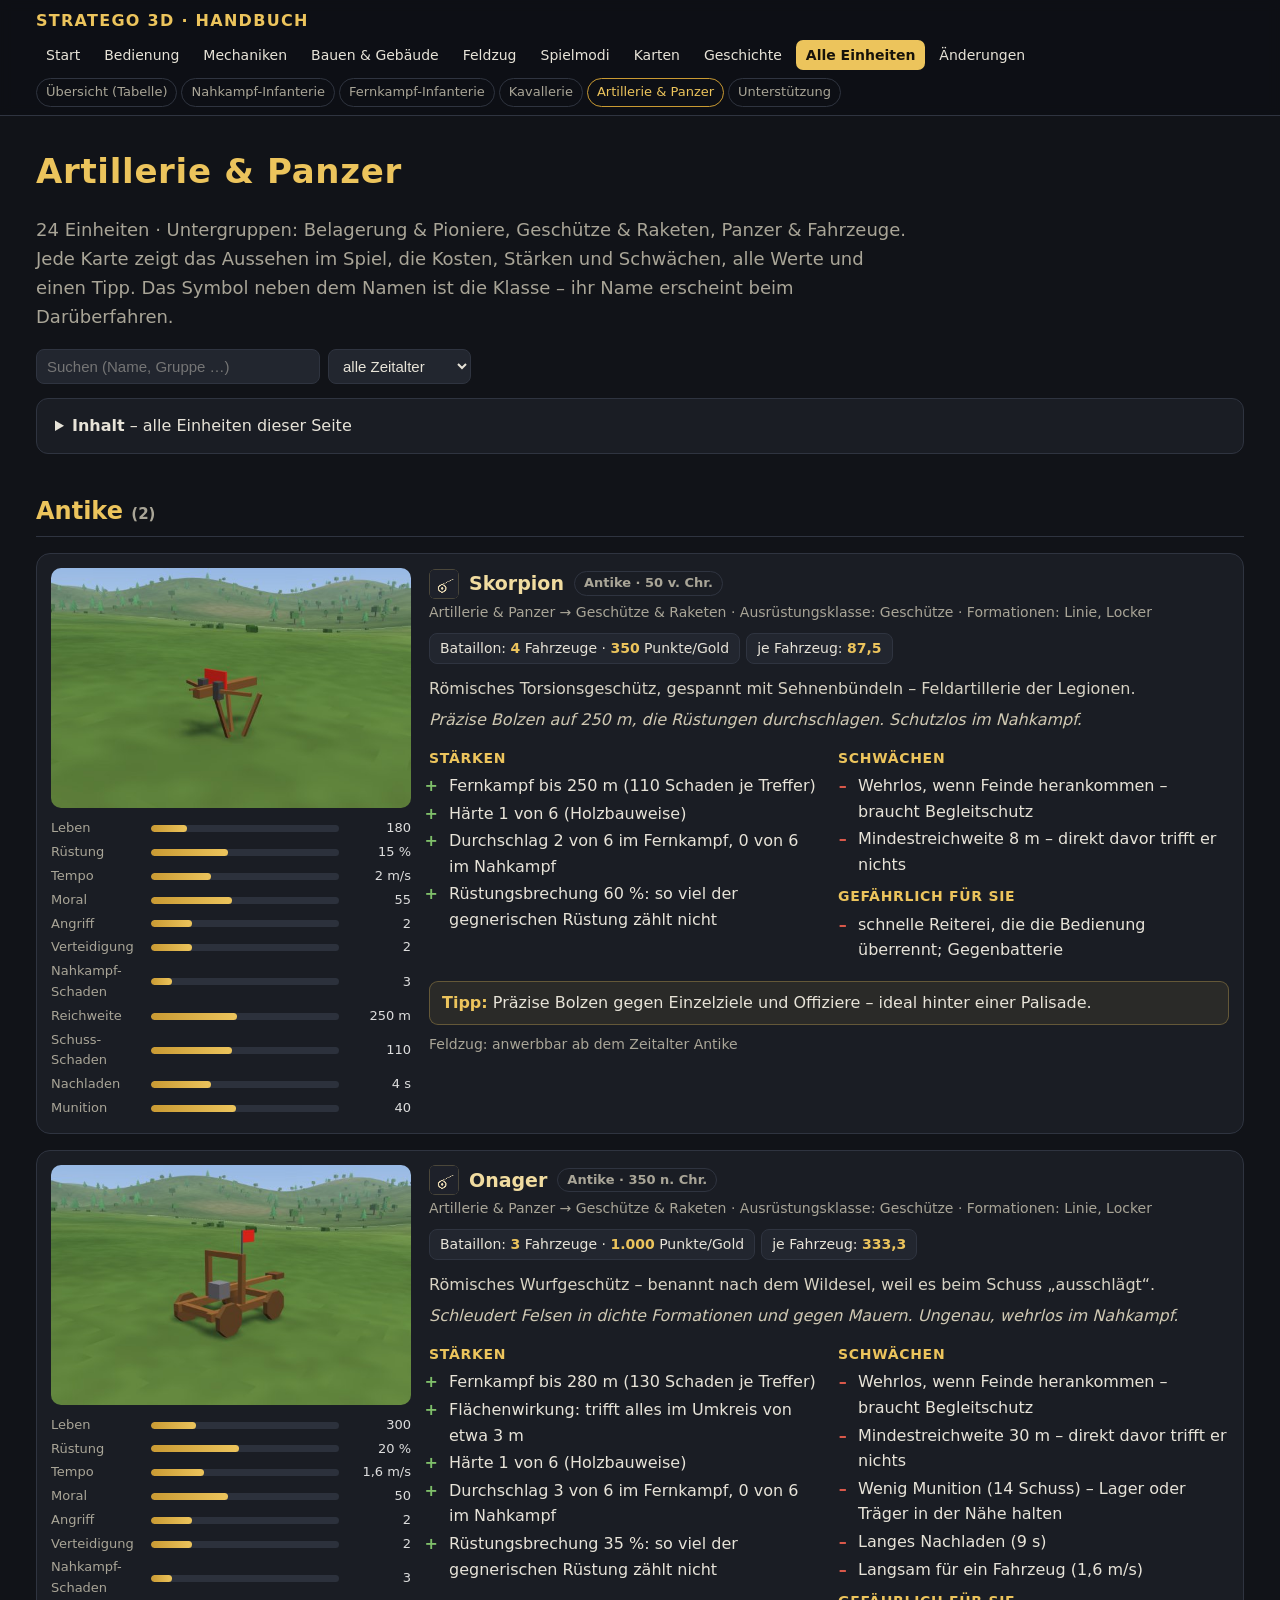
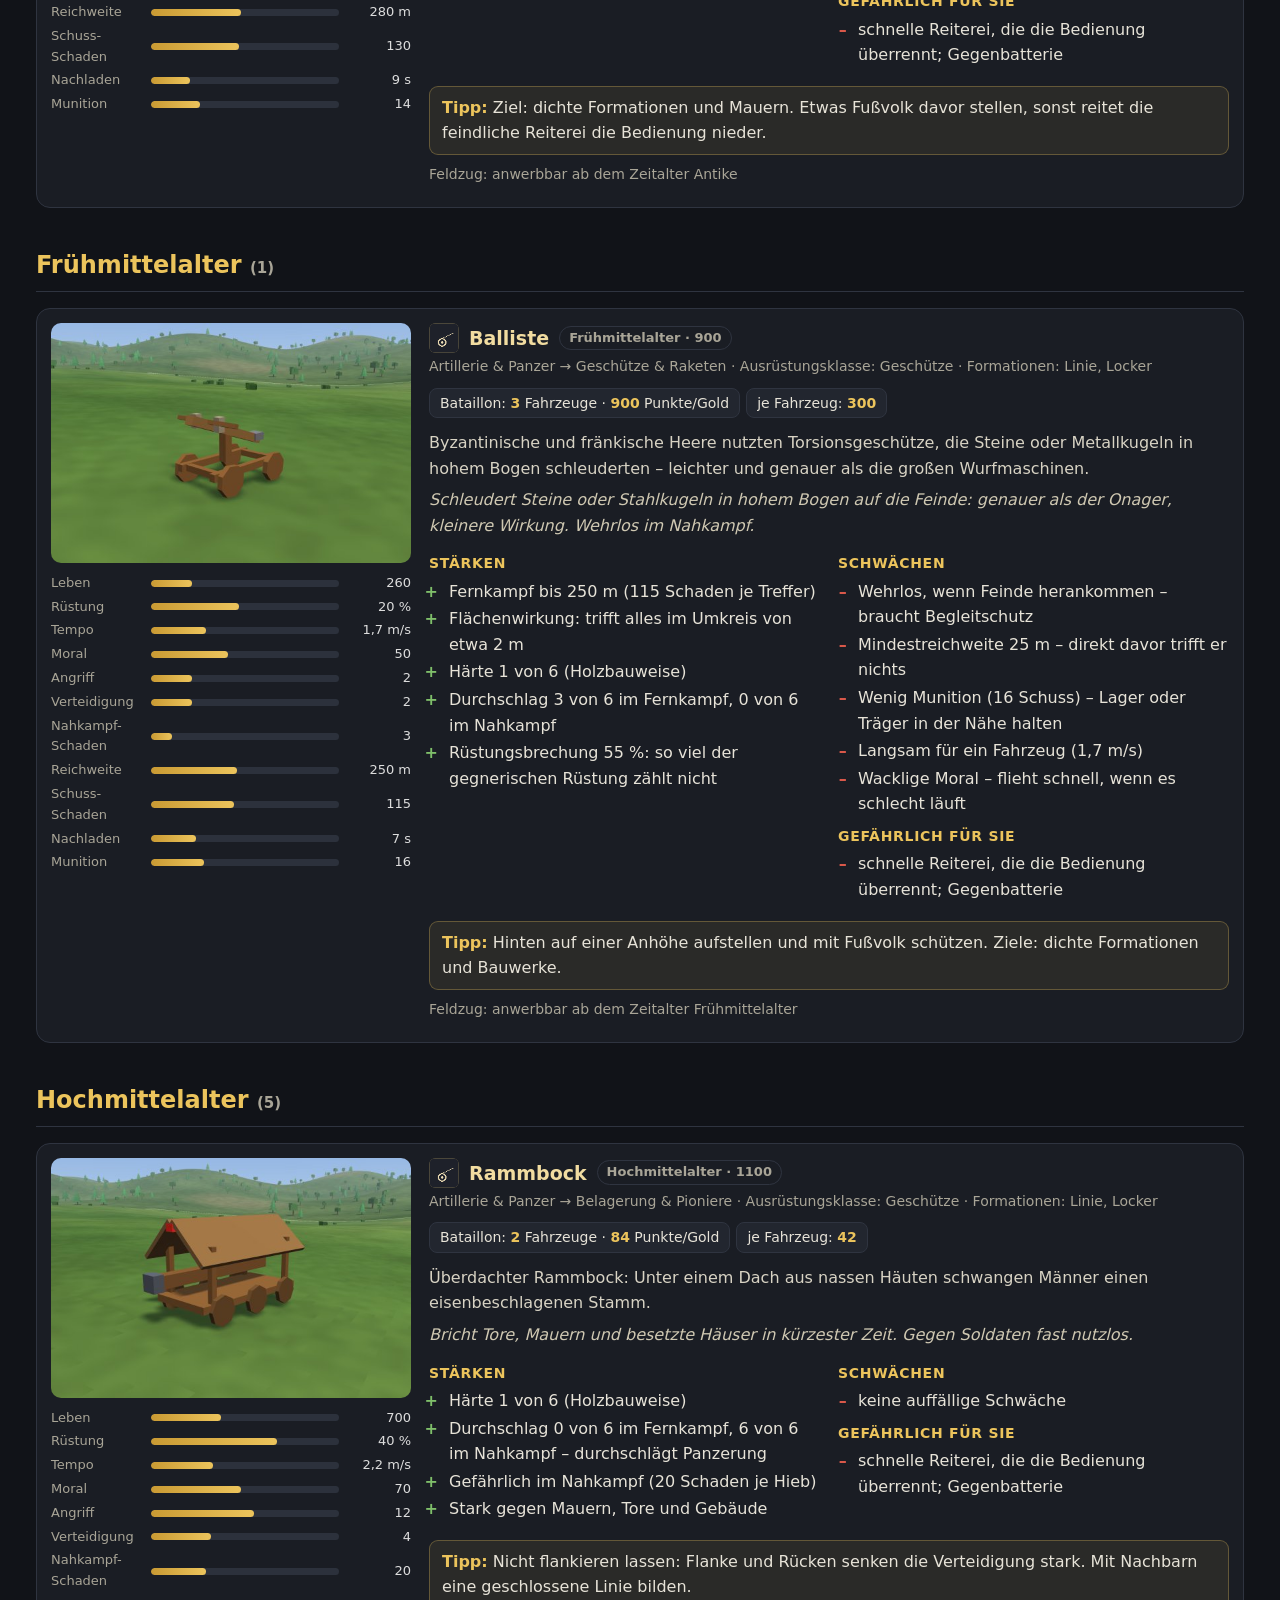
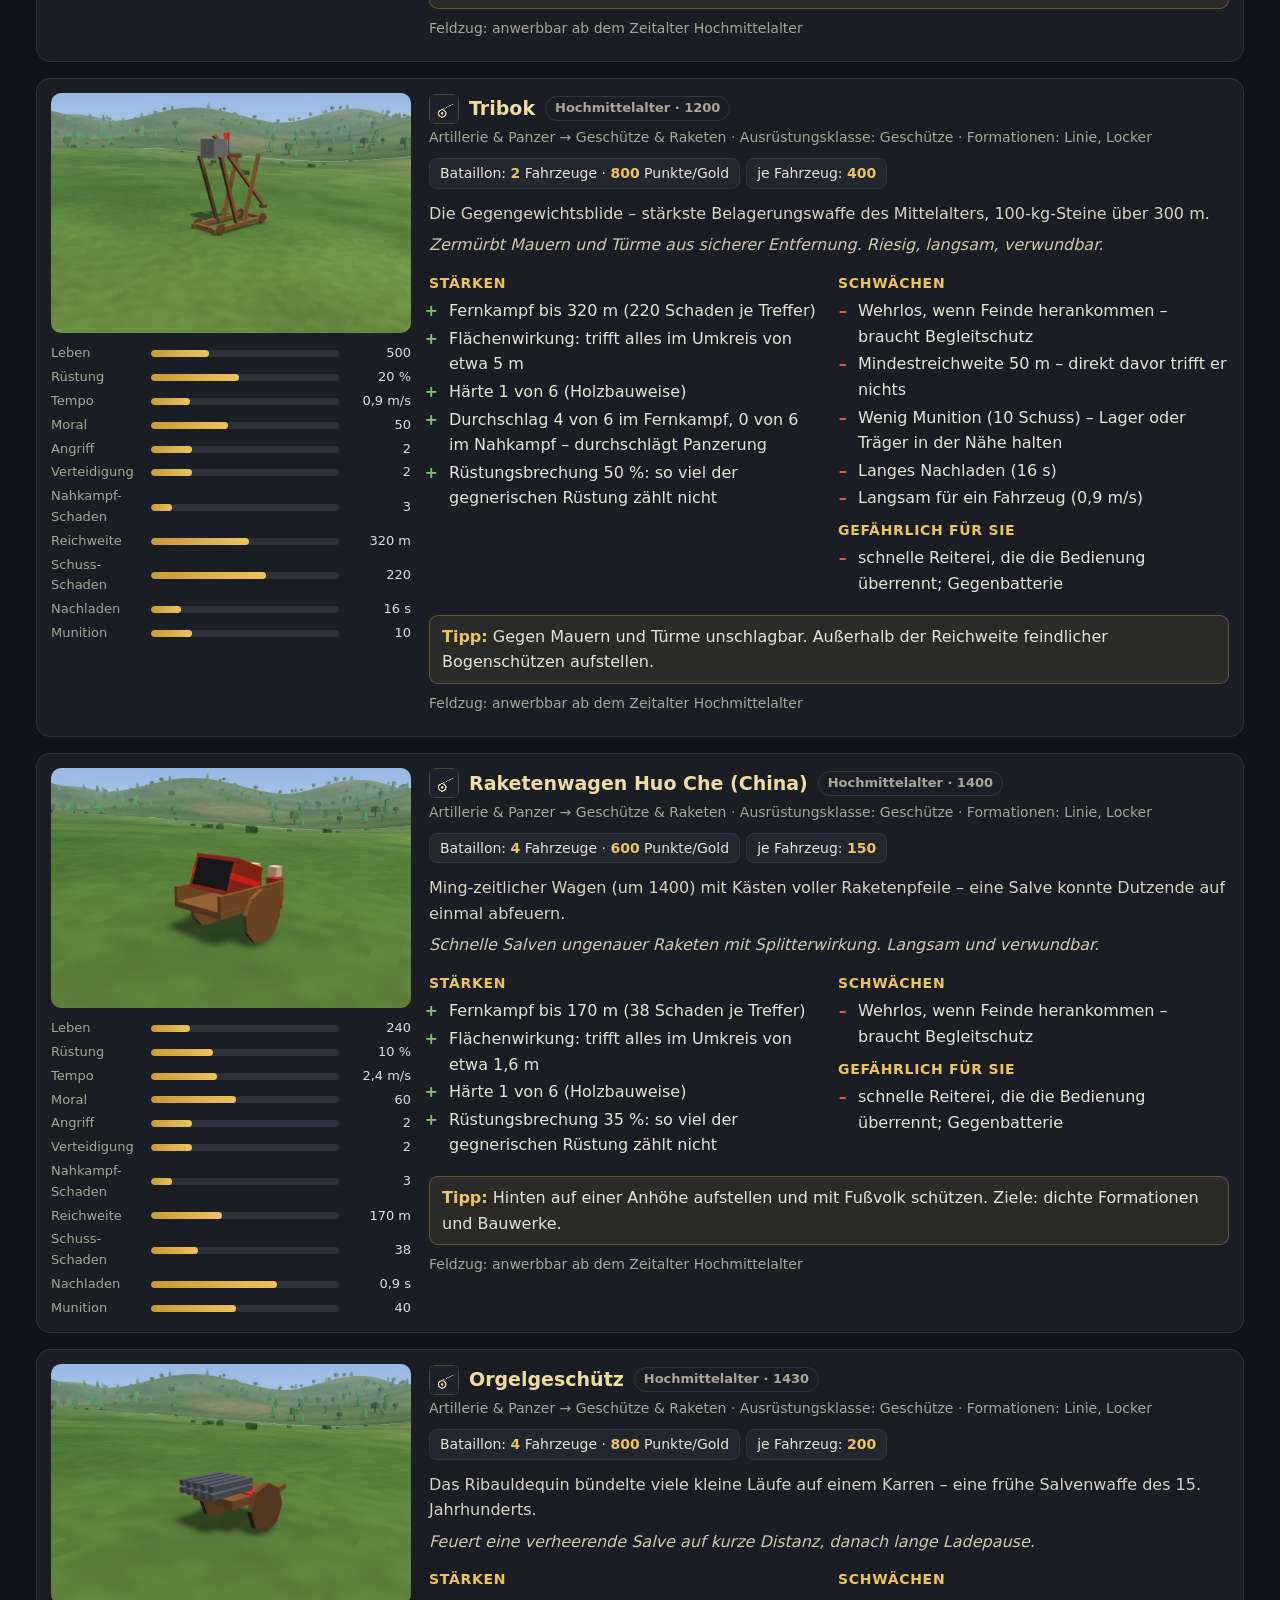
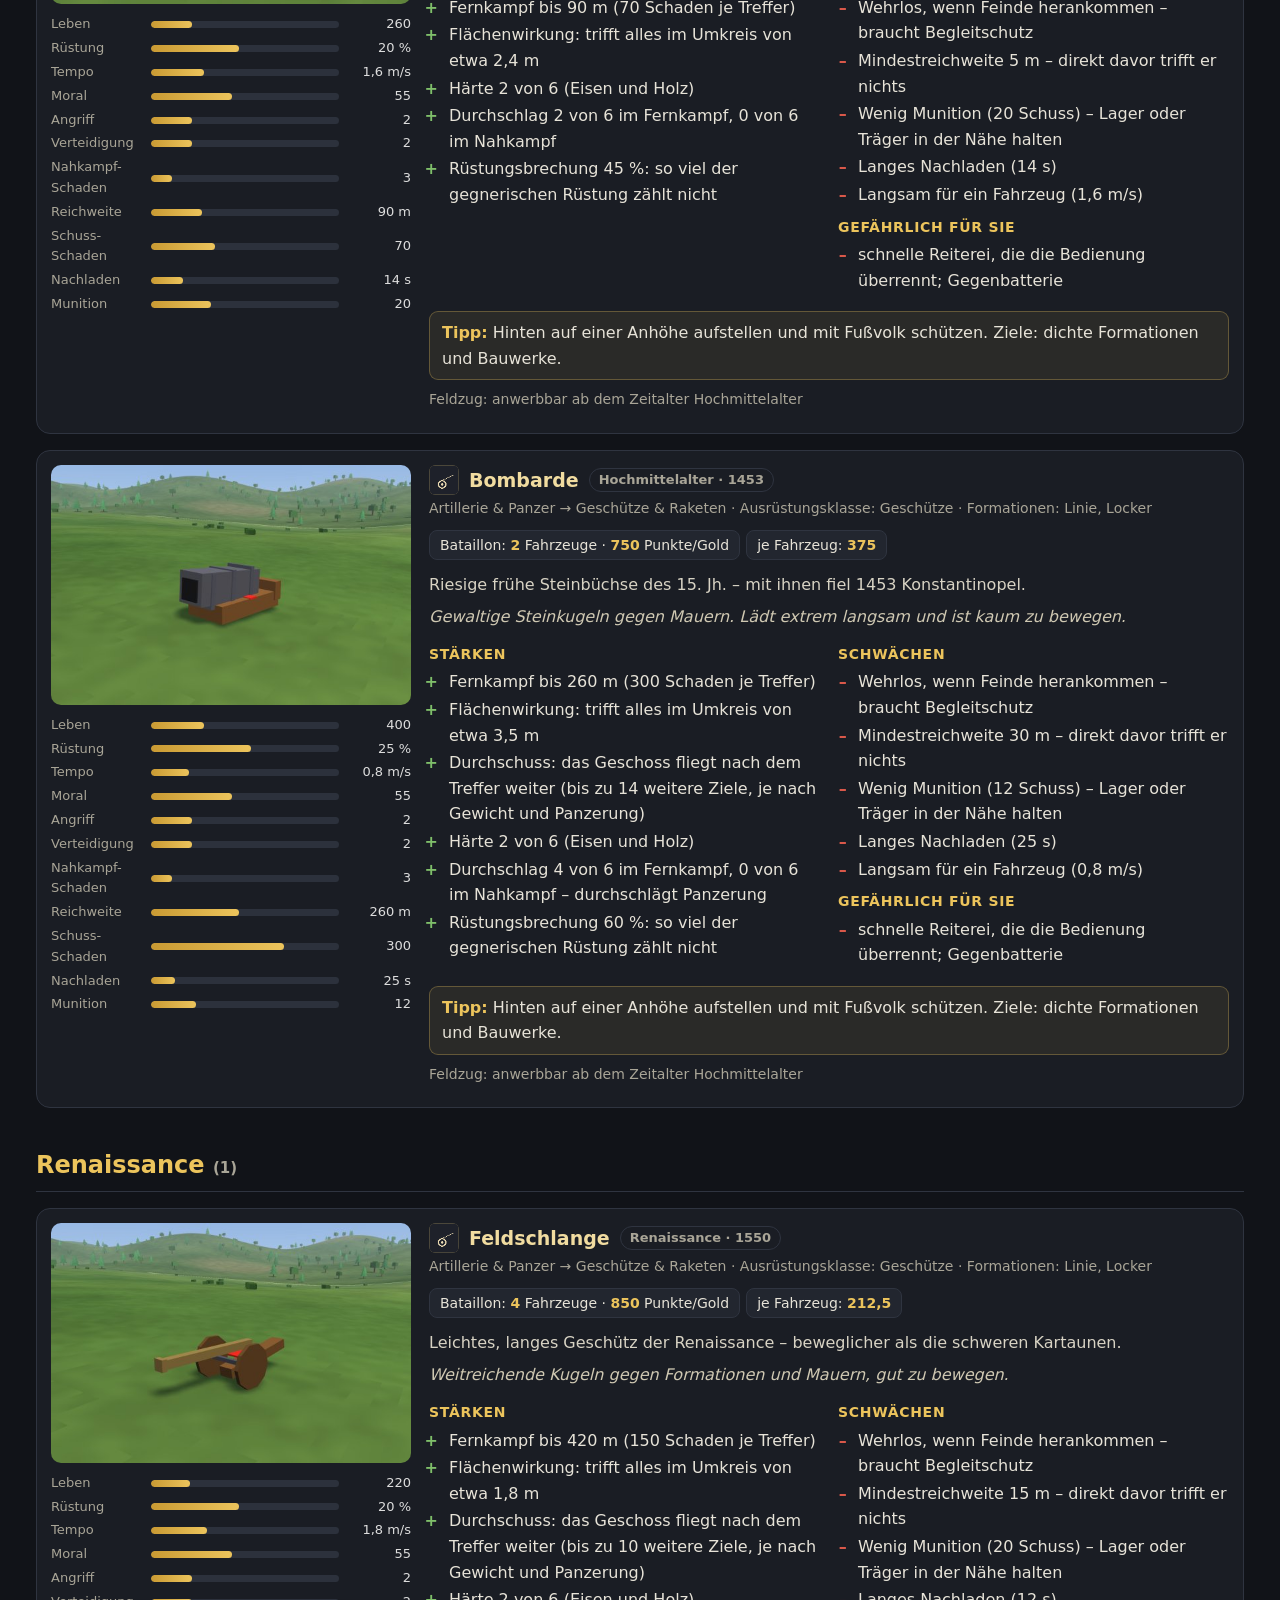
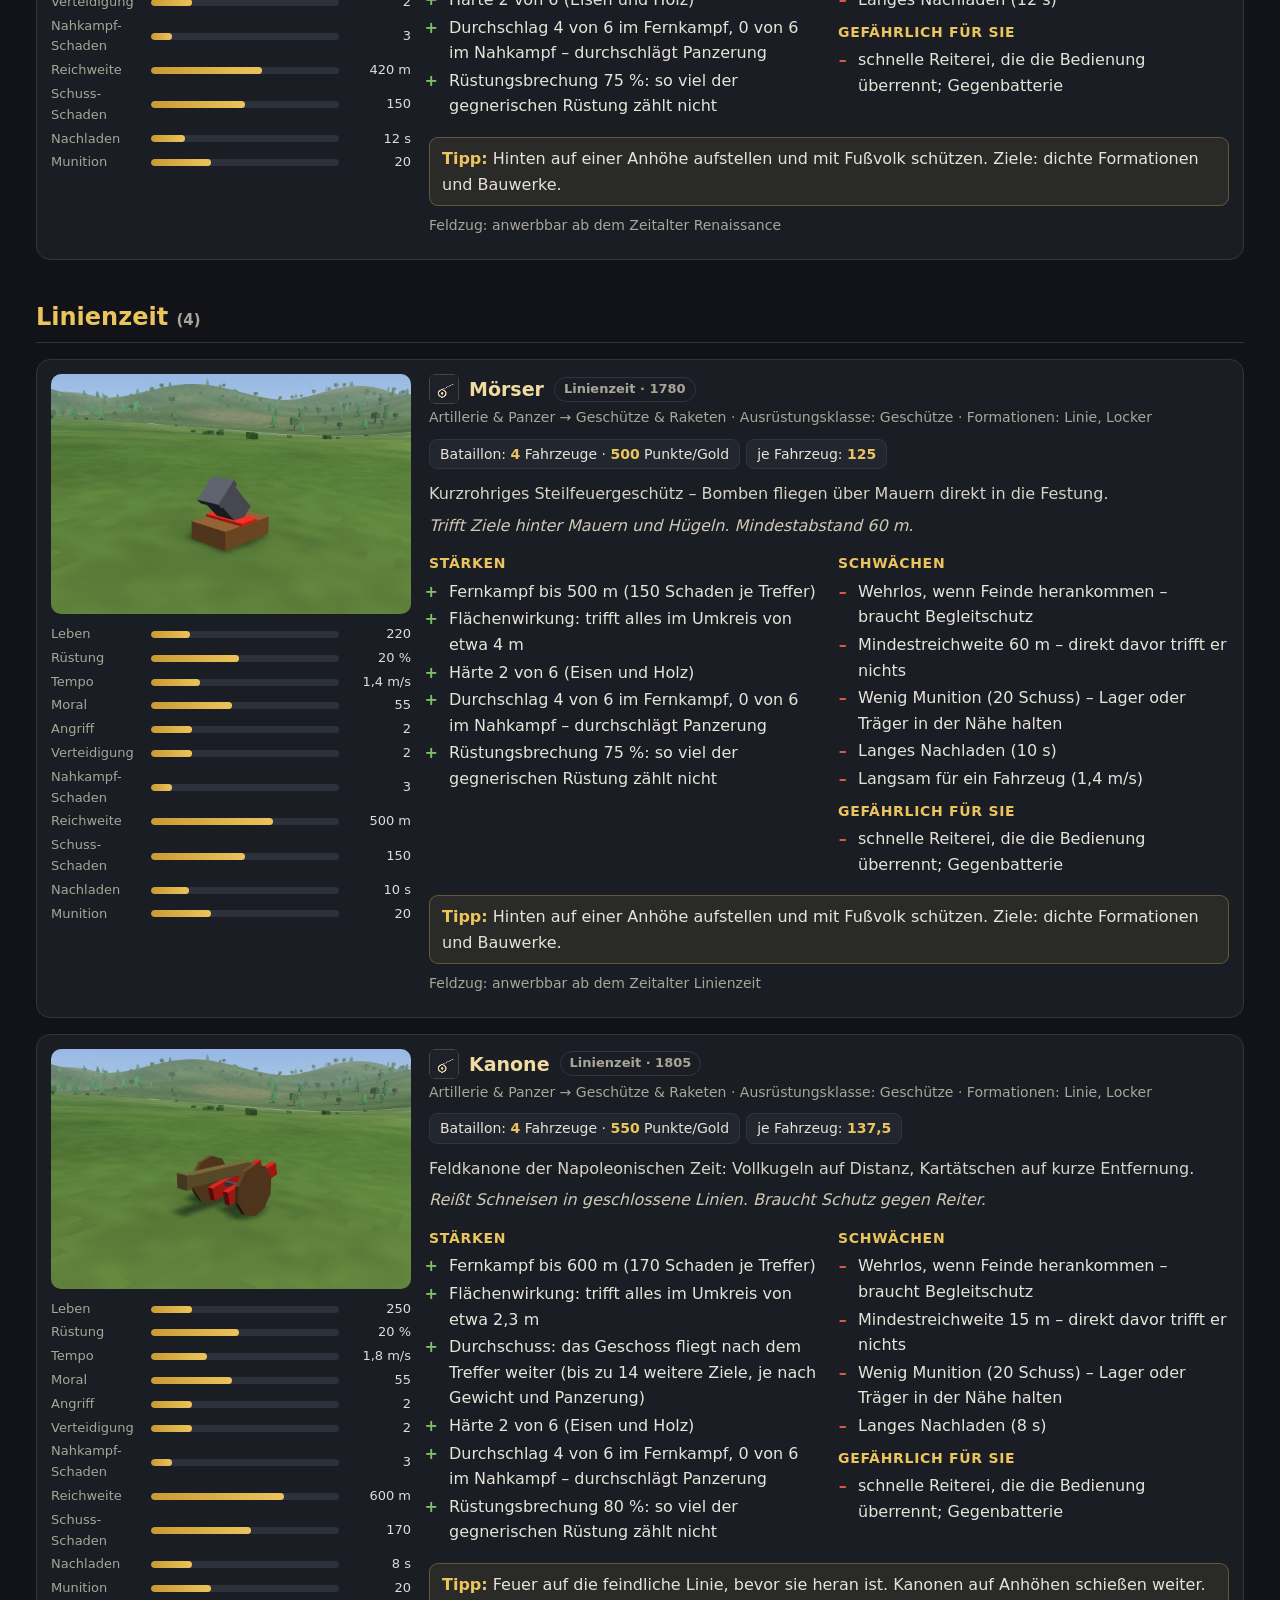
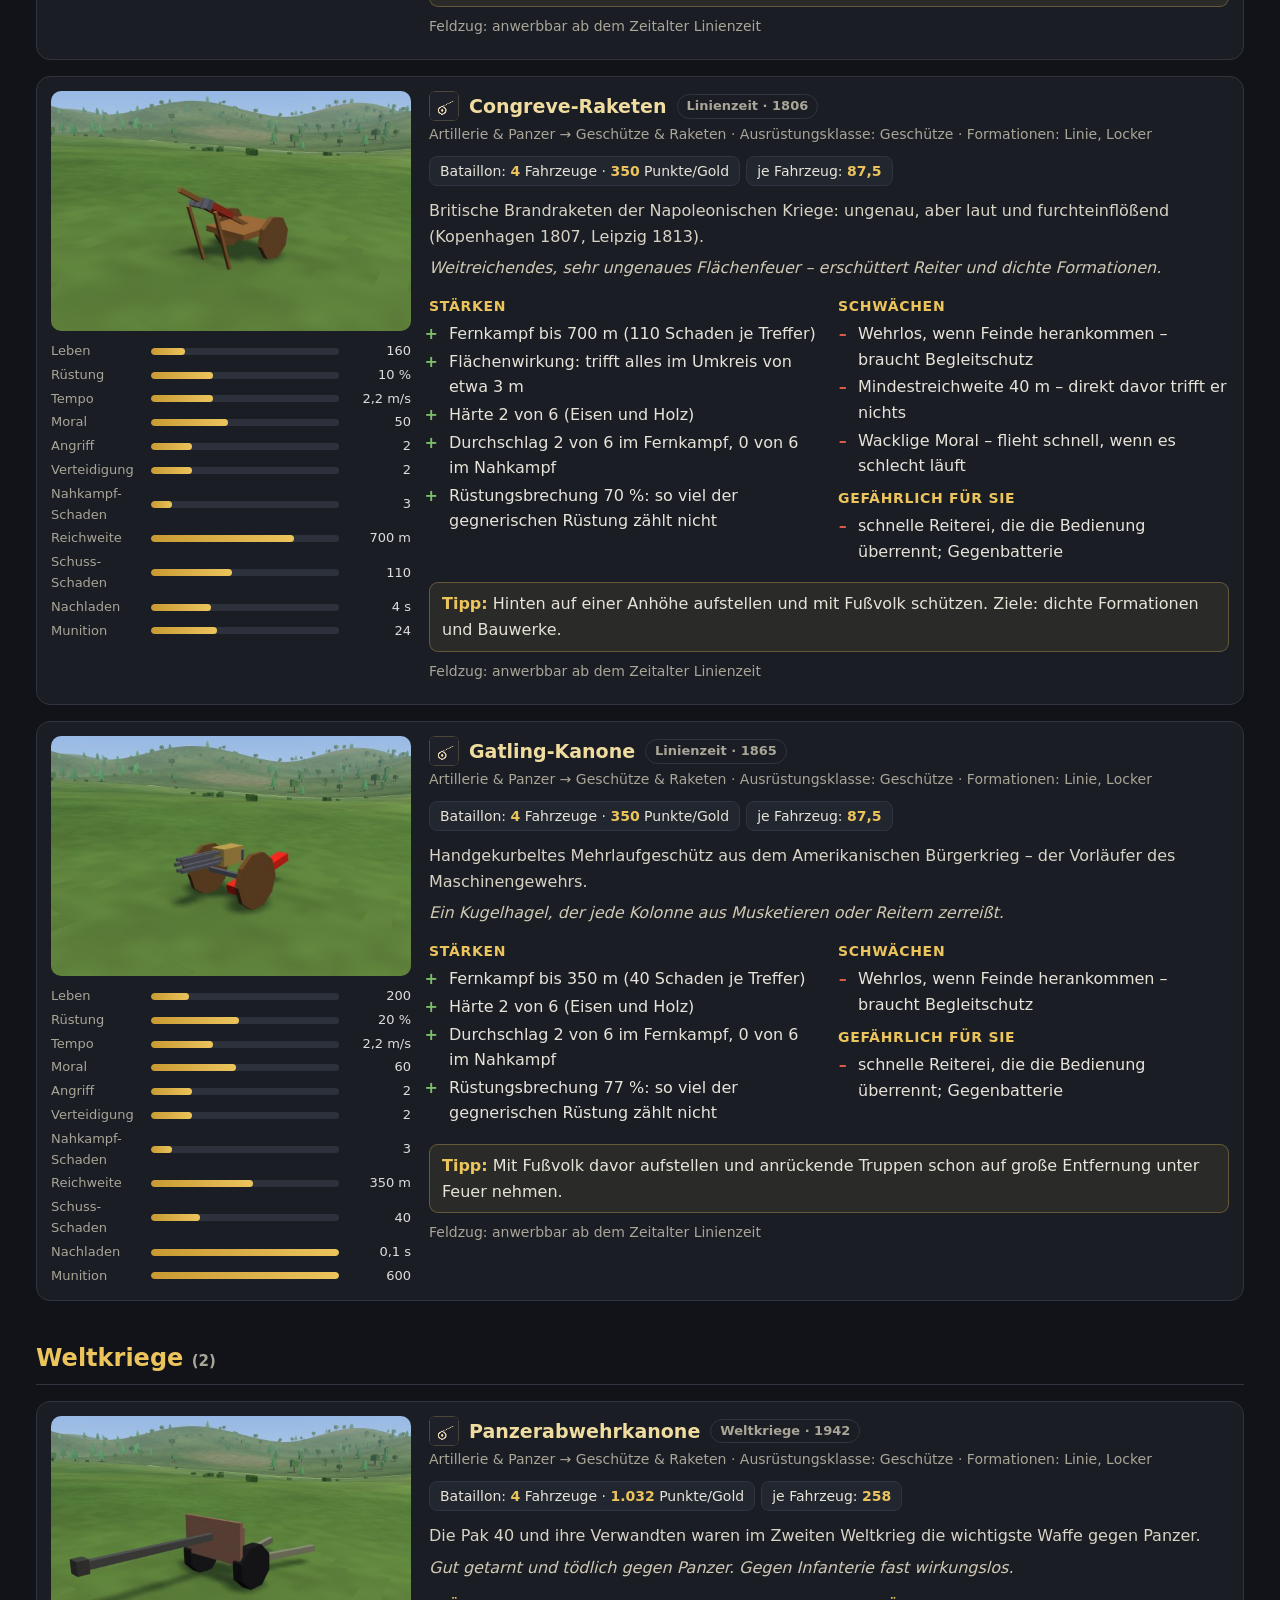
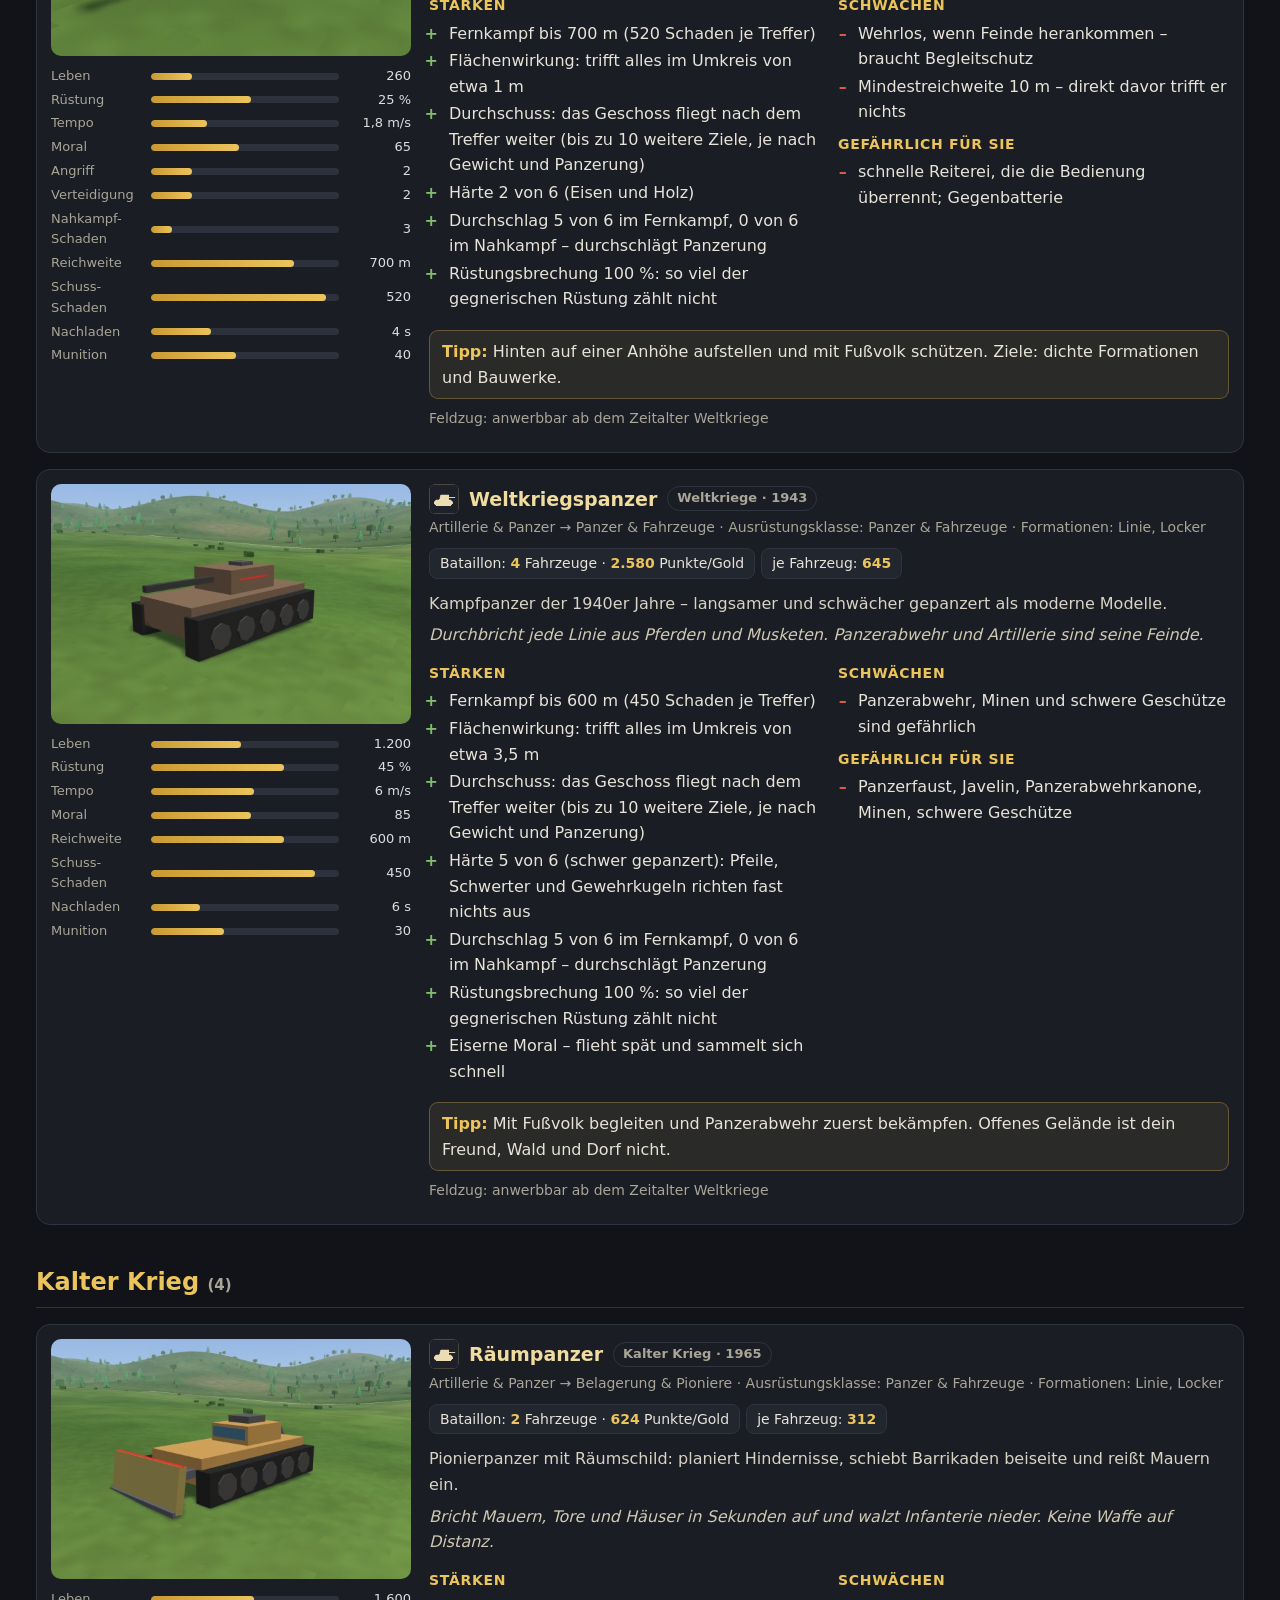
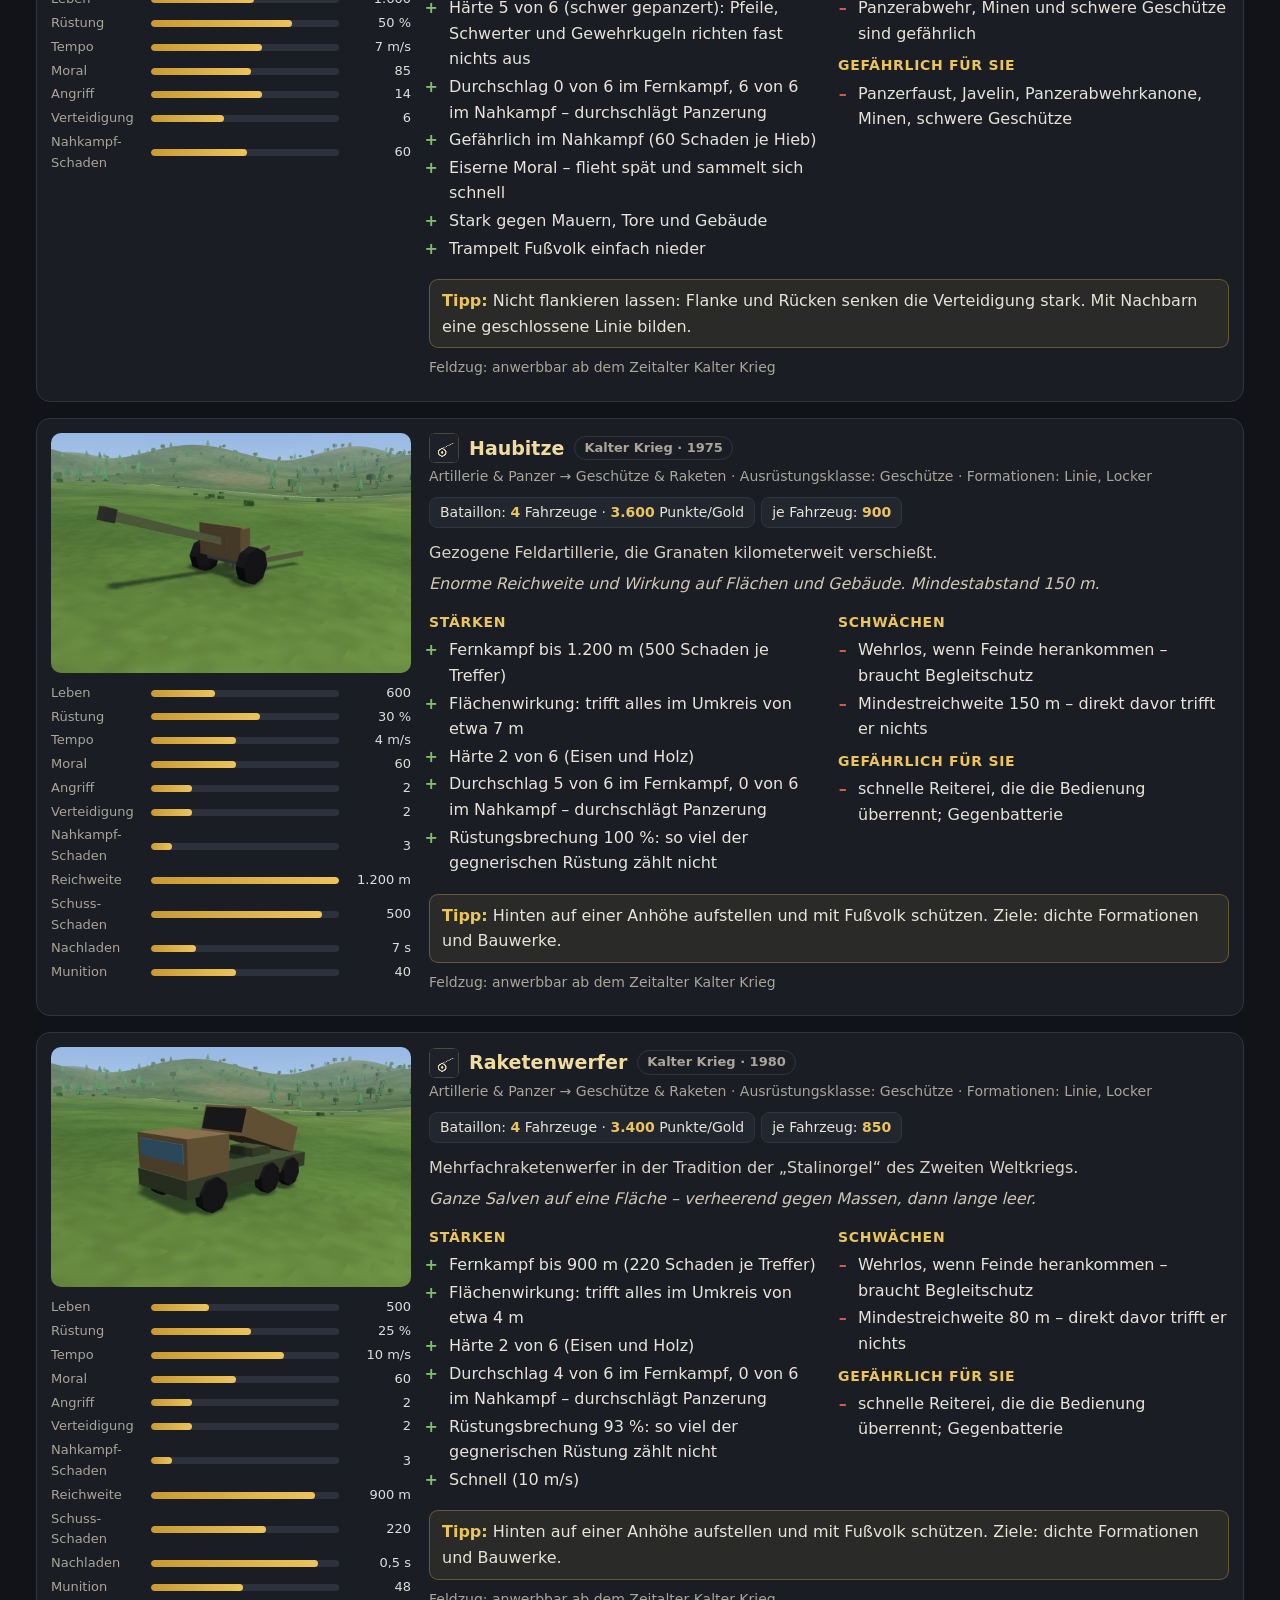
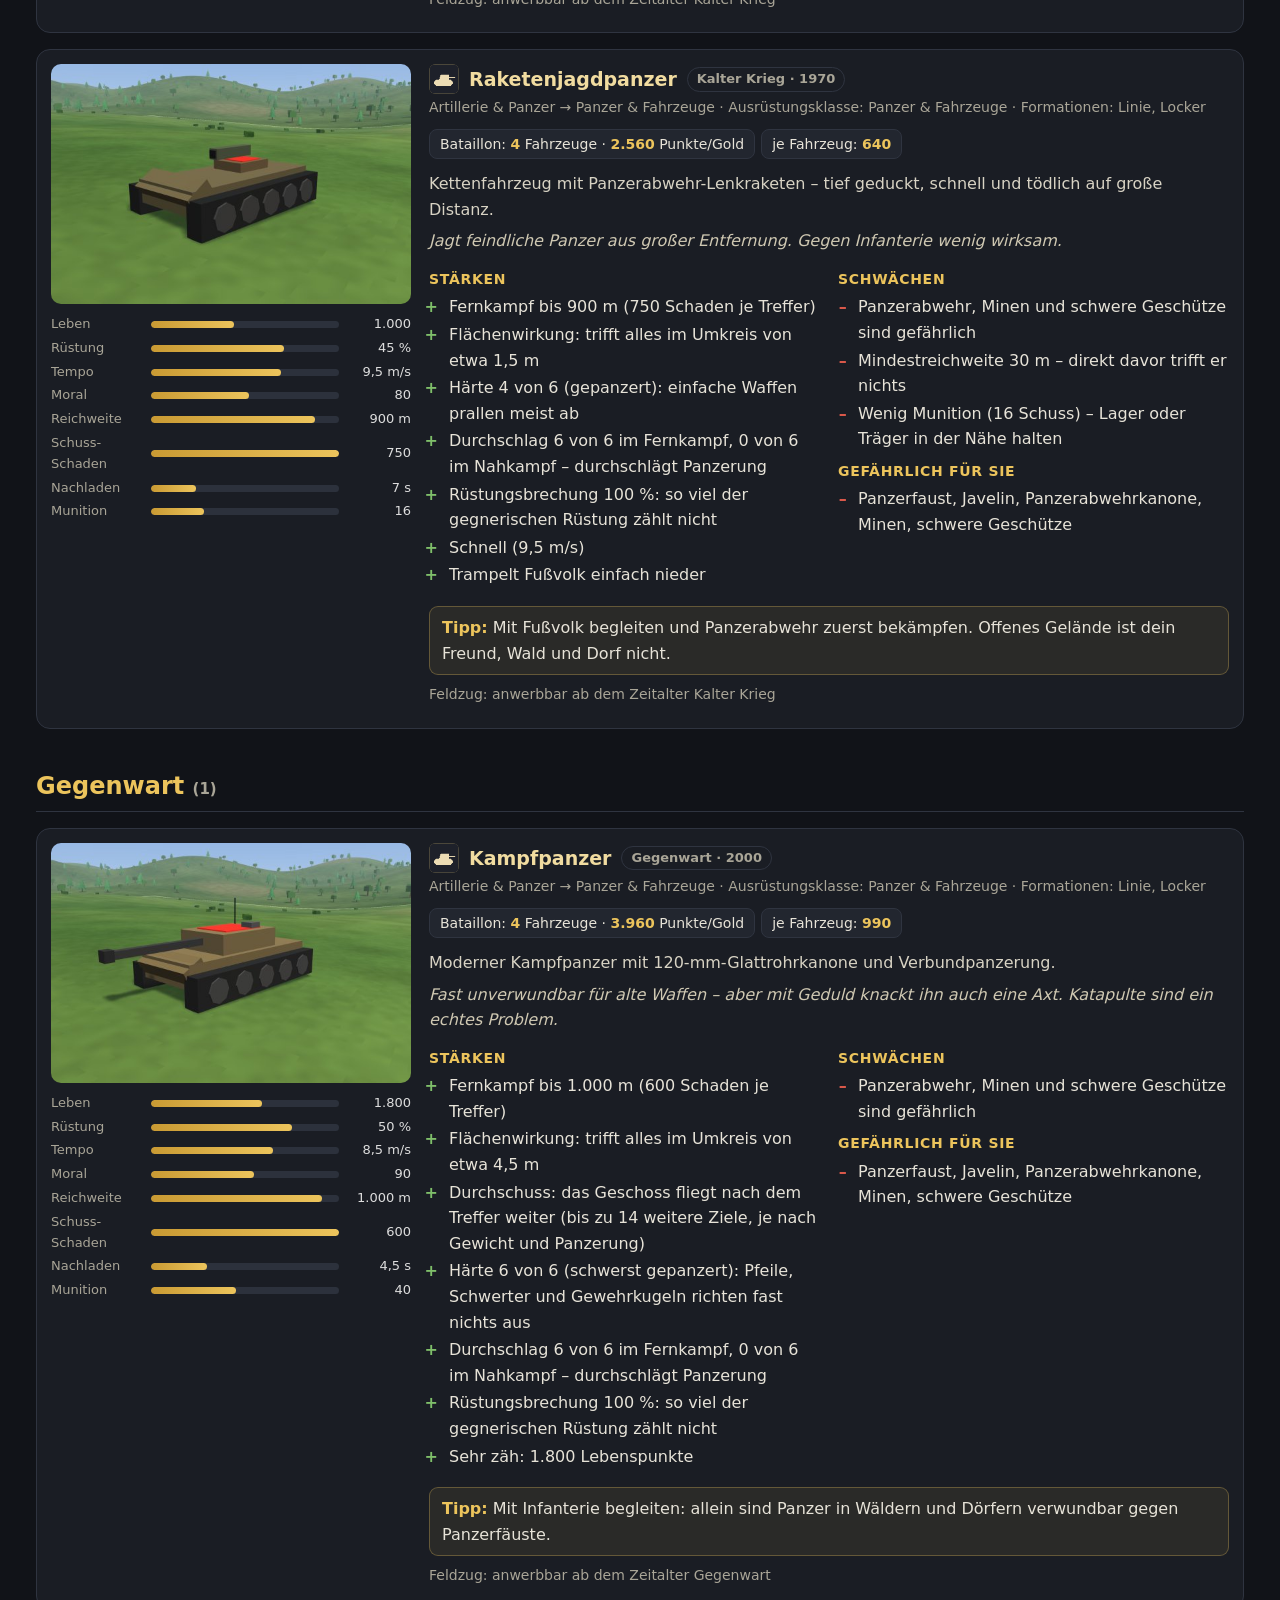
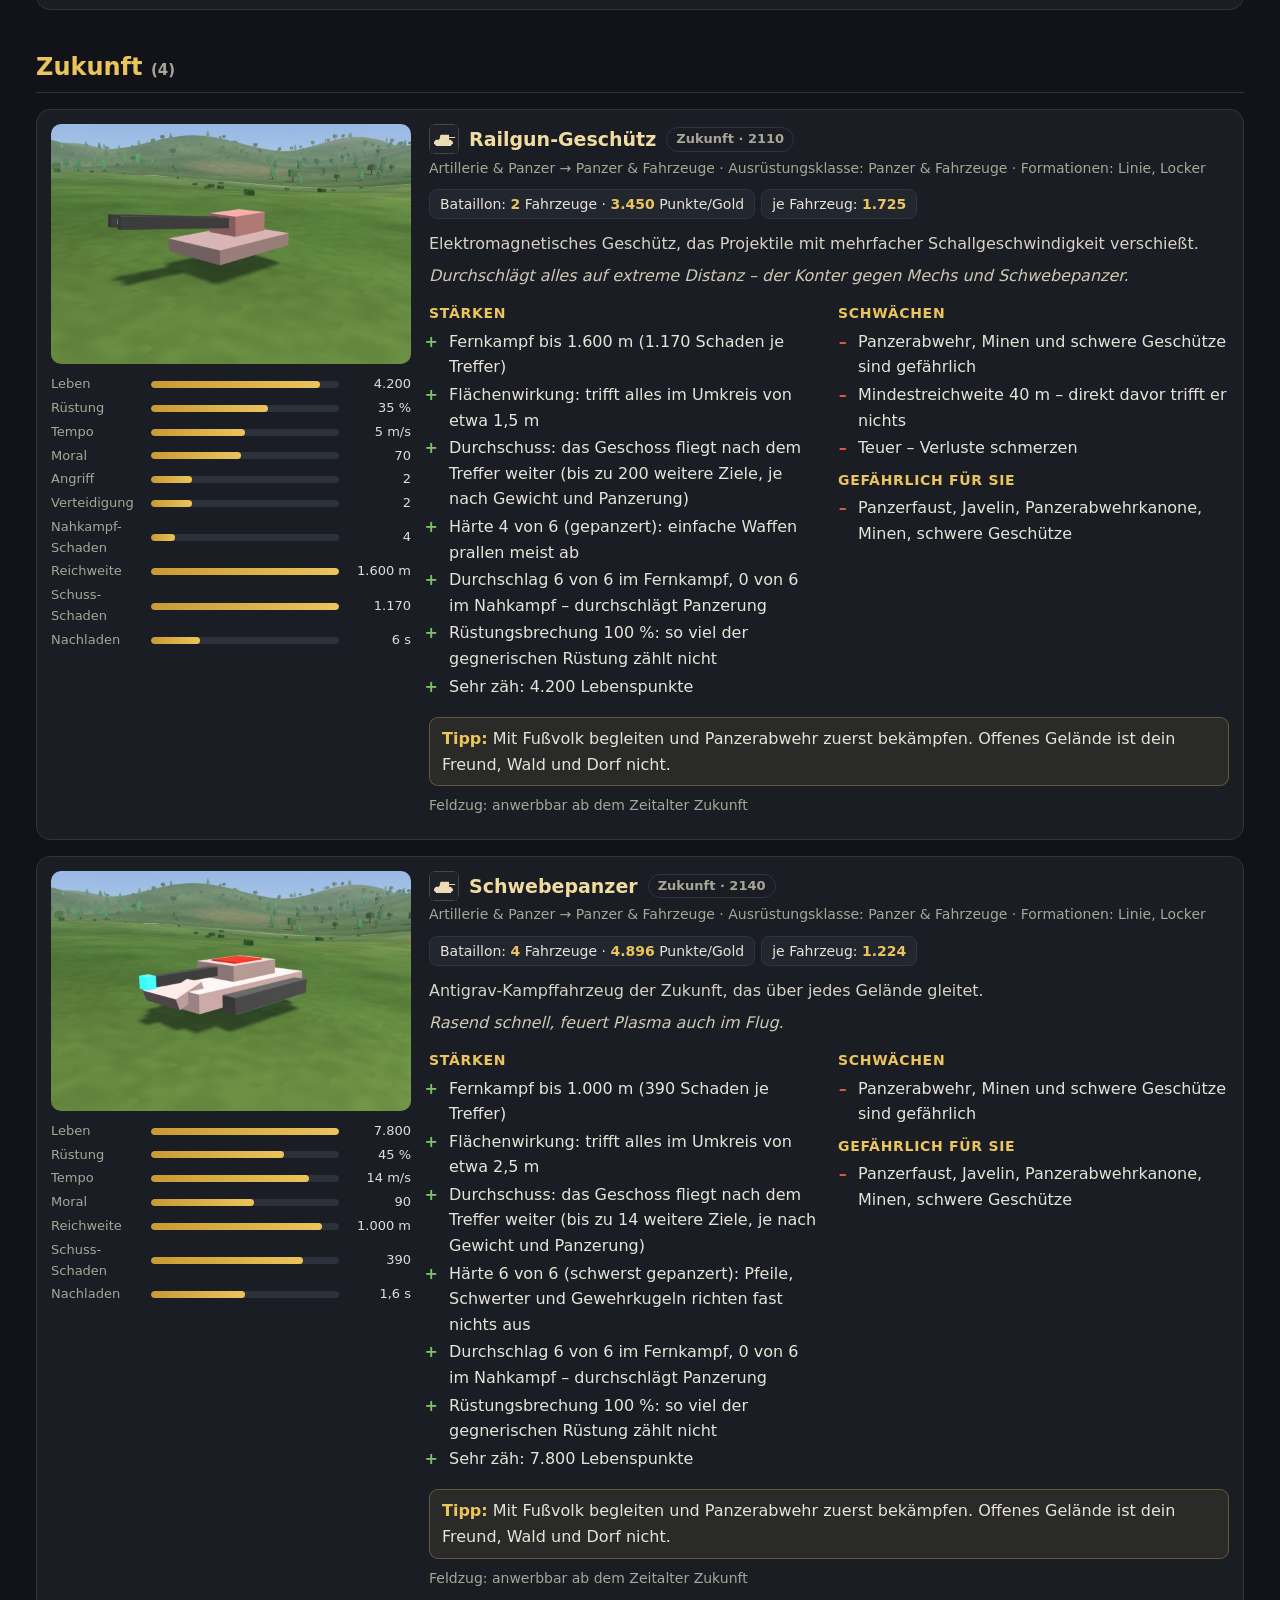
<file: einheiten-artillerie.html>
<!doctype html>
<html lang="de"><head><meta charset="utf-8"><meta name="viewport" content="width=device-width,initial-scale=1">
<title>Artillerie &amp; Panzer – Stratego 3D Handbuch</title><link rel="stylesheet" href="stil.css"></head>
<body><header class="top"><div class="in"><a class="logo" href="index.html">STRATEGO 3D · HANDBUCH</a>
<nav><a href="index.html">Start</a><a href="bedienung.html">Bedienung</a><a href="mechaniken.html">Mechaniken</a><a href="bauen.html">Bauen &amp; Gebäude</a><a href="feldzug.html">Feldzug</a><a href="modi.html">Spielmodi</a><a href="karten.html">Karten</a><a href="geschichte.html">Geschichte</a><a href="einheiten.html" class=on>Alle Einheiten</a><a href="changelog.html">Änderungen</a></nav></div><div class="sub"><a href="einheiten.html">Übersicht (Tabelle)</a><a href="einheiten-infanterie.html">Nahkampf-Infanterie</a><a href="einheiten-fernkampf.html">Fernkampf-Infanterie</a><a href="einheiten-kavallerie.html">Kavallerie</a><a href="einheiten-artillerie.html" class=on>Artillerie &amp; Panzer</a><a href="einheiten-unterstuetzung.html">Unterstützung</a></div></header>
<main><h1>Artillerie &amp; Panzer</h1>
<p class="lead">24 Einheiten · Untergruppen: Belagerung &amp; Pioniere, Geschütze &amp; Raketen, Panzer &amp; Fahrzeuge. Jede Karte zeigt das Aussehen im Spiel, die Kosten, Stärken und
Schwächen, alle Werte und einen Tipp. Das Symbol neben dem Namen ist die Klasse – ihr Name erscheint beim Darüberfahren.</p>
<div class=filter><input id=q placeholder="Suchen (Name, Gruppe …)" size=28><select id=fe><option value="">alle Zeitalter</option><option value="1">Antike</option><option value="2">Frühmittelalter</option><option value="3">Hochmittelalter</option><option value="4">Renaissance</option><option value="5">Linienzeit</option><option value="6">Weltkriege</option><option value="7">Kalter Krieg</option><option value="8">Gegenwart</option><option value="9">Zukunft</option></select></div>
<details class=box><summary><b>Inhalt</b> – alle Einheiten dieser Seite</summary><div class=toc><a href="#z1"><b>Antike</b></a><a href="#skorpion">· Skorpion</a><a href="#katapult">· Onager</a><a href="#z2"><b>Frühmittelalter</b></a><a href="#balliste">· Balliste</a><a href="#z3"><b>Hochmittelalter</b></a><a href="#rammbock">· Rammbock</a><a href="#tribok">· Tribok</a><a href="#huoche">· Raketenwagen Huo Che (China)</a><a href="#ribauldequin">· Orgelgeschütz</a><a href="#bombarde">· Bombarde</a><a href="#z4"><b>Renaissance</b></a><a href="#feldschlange">· Feldschlange</a><a href="#z5"><b>Linienzeit</b></a><a href="#moerser">· Mörser</a><a href="#kanone">· Kanone</a><a href="#congreve">· Congreve-Raketen</a><a href="#gatling">· Gatling-Kanone</a><a href="#z6"><b>Weltkriege</b></a><a href="#pak">· Panzerabwehrkanone</a><a href="#wkpanzer">· Weltkriegspanzer</a><a href="#z7"><b>Kalter Krieg</b></a><a href="#raeumpanzer">· Räumpanzer</a><a href="#haubitze">· Haubitze</a><a href="#raketenwerfer">· Raketenwerfer</a><a href="#jagdpanzer">· Raketenjagdpanzer</a><a href="#z8"><b>Gegenwart</b></a><a href="#panzer">· Kampfpanzer</a><a href="#z9"><b>Zukunft</b></a><a href="#railgun">· Railgun-Geschütz</a><a href="#schwebepanzer">· Schwebepanzer</a><a href="#plasmakanone">· Plasmageschütz</a><a href="#mech">· Mech</a></div></details><h2 id="z1">Antike <small style="color:var(--mut);font-size:15px">(2)</small></h2><section class=unit id="skorpion" data-f="skorpion skorpion geschütze &amp; raketen antike" data-era="1">
<div><img class=pic loading=lazy width=540 height=360 src="bilder/skorpion.jpg" alt="Skorpion"><div class=stats><div class=bar><span class=n>Leben</span><i><b style="width:19%"></b></i><em>180</em></div><div class=bar><span class=n>Rüstung</span><i><b style="width:41%"></b></i><em>15 %</em></div><div class=bar><span class=n>Tempo</span><i><b style="width:32%"></b></i><em>2 m/s</em></div><div class=bar><span class=n>Moral</span><i><b style="width:43%"></b></i><em>55</em></div><div class=bar><span class=n>Angriff</span><i><b style="width:22%"></b></i><em>2</em></div><div class=bar><span class=n>Verteidigung</span><i><b style="width:22%"></b></i><em>2</em></div><div class=bar><span class=n>Nahkampf-Schaden</span><i><b style="width:11%"></b></i><em>3</em></div><div class=bar><span class=n>Reichweite</span><i><b style="width:46%"></b></i><em>250 m</em></div><div class=bar><span class=n>Schuss-Schaden</span><i><b style="width:43%"></b></i><em>110</em></div><div class=bar><span class=n>Nachladen</span><i><b style="width:32%"></b></i><em>4 s</em></div><div class=bar><span class=n>Munition</span><i><b style="width:45%"></b></i><em>40</em></div></div></div>
<div><h3><img class="sym" src="bilder/symbole/geschuetz.png" alt="Geschütze und Belagerungsgerät" title="Geschütze und Belagerungsgerät · Geschütze &amp; Raketen"> Skorpion <span class=era>Antike · 50 v. Chr.</span></h3>
<div class=meta>Artillerie &amp; Panzer → Geschütze &amp; Raketen · Ausrüstungsklasse: Geschütze · Formationen: Linie, Locker</div>
<span class=cost>Bataillon: <b>4</b> Fahrzeuge · <b>350</b> Punkte/Gold</span><span class=cost>je Fahrzeug: <b>87,5</b></span>
<p class=desc>Römisches Torsionsgeschütz, gespannt mit Sehnenbündeln – Feldartillerie der Legionen.</p><p class=role>Präzise Bolzen auf 250 m, die Rüstungen durchschlagen. Schutzlos im Nahkampf.</p>
<div class=cols><div><div class=lab>Stärken</div><ul class=plus><li>Fernkampf bis 250 m (110 Schaden je Treffer)</li><li>Härte 1 von 6 (Holzbauweise)</li><li>Durchschlag 2 von 6 im Fernkampf, 0 von 6 im Nahkampf</li><li>Rüstungsbrechung 60 %: so viel der gegnerischen Rüstung zählt nicht</li></ul></div>
<div><div class=lab>Schwächen</div><ul class=minus><li>Wehrlos, wenn Feinde herankommen – braucht Begleitschutz</li><li>Mindestreichweite 8 m – direkt davor trifft er nichts</li></ul>
<div class=lab>Gefährlich für sie</div><ul class=minus><li>schnelle Reiterei, die die Bedienung überrennt; Gegenbatterie</li></ul></div></div>
<div class=tipline><b>Tipp:</b> Präzise Bolzen gegen Einzelziele und Offiziere – ideal hinter einer Palisade.</div>
<div class=meta style="margin-top:8px">Feldzug: anwerbbar ab dem Zeitalter Antike</div>
</div></section><section class=unit id="katapult" data-f="onager katapult geschütze &amp; raketen antike" data-era="1">
<div><img class=pic loading=lazy width=540 height=360 src="bilder/katapult.jpg" alt="Onager"><div class=stats><div class=bar><span class=n>Leben</span><i><b style="width:24%"></b></i><em>300</em></div><div class=bar><span class=n>Rüstung</span><i><b style="width:47%"></b></i><em>20 %</em></div><div class=bar><span class=n>Tempo</span><i><b style="width:28%"></b></i><em>1,6 m/s</em></div><div class=bar><span class=n>Moral</span><i><b style="width:41%"></b></i><em>50</em></div><div class=bar><span class=n>Angriff</span><i><b style="width:22%"></b></i><em>2</em></div><div class=bar><span class=n>Verteidigung</span><i><b style="width:22%"></b></i><em>2</em></div><div class=bar><span class=n>Nahkampf-Schaden</span><i><b style="width:11%"></b></i><em>3</em></div><div class=bar><span class=n>Reichweite</span><i><b style="width:48%"></b></i><em>280 m</em></div><div class=bar><span class=n>Schuss-Schaden</span><i><b style="width:47%"></b></i><em>130</em></div><div class=bar><span class=n>Nachladen</span><i><b style="width:21%"></b></i><em>9 s</em></div><div class=bar><span class=n>Munition</span><i><b style="width:26%"></b></i><em>14</em></div></div></div>
<div><h3><img class="sym" src="bilder/symbole/geschuetz.png" alt="Geschütze und Belagerungsgerät" title="Geschütze und Belagerungsgerät · Geschütze &amp; Raketen"> Onager <span class=era>Antike · 350 n. Chr.</span></h3>
<div class=meta>Artillerie &amp; Panzer → Geschütze &amp; Raketen · Ausrüstungsklasse: Geschütze · Formationen: Linie, Locker</div>
<span class=cost>Bataillon: <b>3</b> Fahrzeuge · <b>1.000</b> Punkte/Gold</span><span class=cost>je Fahrzeug: <b>333,3</b></span>
<p class=desc>Römisches Wurfgeschütz – benannt nach dem Wildesel, weil es beim Schuss „ausschlägt“.</p><p class=role>Schleudert Felsen in dichte Formationen und gegen Mauern. Ungenau, wehrlos im Nahkampf.</p>
<div class=cols><div><div class=lab>Stärken</div><ul class=plus><li>Fernkampf bis 280 m (130 Schaden je Treffer)</li><li>Flächenwirkung: trifft alles im Umkreis von etwa 3 m</li><li>Härte 1 von 6 (Holzbauweise)</li><li>Durchschlag 3 von 6 im Fernkampf, 0 von 6 im Nahkampf</li><li>Rüstungsbrechung 35 %: so viel der gegnerischen Rüstung zählt nicht</li></ul></div>
<div><div class=lab>Schwächen</div><ul class=minus><li>Wehrlos, wenn Feinde herankommen – braucht Begleitschutz</li><li>Mindestreichweite 30 m – direkt davor trifft er nichts</li><li>Wenig Munition (14 Schuss) – Lager oder Träger in der Nähe halten</li><li>Langes Nachladen (9 s)</li><li>Langsam für ein Fahrzeug (1,6 m/s)</li></ul>
<div class=lab>Gefährlich für sie</div><ul class=minus><li>schnelle Reiterei, die die Bedienung überrennt; Gegenbatterie</li></ul></div></div>
<div class=tipline><b>Tipp:</b> Ziel: dichte Formationen und Mauern. Etwas Fußvolk davor stellen, sonst reitet die feindliche Reiterei die Bedienung nieder.</div>
<div class=meta style="margin-top:8px">Feldzug: anwerbbar ab dem Zeitalter Antike</div>
</div></section><h2 id="z2">Frühmittelalter <small style="color:var(--mut);font-size:15px">(1)</small></h2><section class=unit id="balliste" data-f="balliste balliste geschütze &amp; raketen frühmittelalter" data-era="2">
<div><img class=pic loading=lazy width=540 height=360 src="bilder/balliste.jpg" alt="Balliste"><div class=stats><div class=bar><span class=n>Leben</span><i><b style="width:22%"></b></i><em>260</em></div><div class=bar><span class=n>Rüstung</span><i><b style="width:47%"></b></i><em>20 %</em></div><div class=bar><span class=n>Tempo</span><i><b style="width:29%"></b></i><em>1,7 m/s</em></div><div class=bar><span class=n>Moral</span><i><b style="width:41%"></b></i><em>50</em></div><div class=bar><span class=n>Angriff</span><i><b style="width:22%"></b></i><em>2</em></div><div class=bar><span class=n>Verteidigung</span><i><b style="width:22%"></b></i><em>2</em></div><div class=bar><span class=n>Nahkampf-Schaden</span><i><b style="width:11%"></b></i><em>3</em></div><div class=bar><span class=n>Reichweite</span><i><b style="width:46%"></b></i><em>250 m</em></div><div class=bar><span class=n>Schuss-Schaden</span><i><b style="width:44%"></b></i><em>115</em></div><div class=bar><span class=n>Nachladen</span><i><b style="width:24%"></b></i><em>7 s</em></div><div class=bar><span class=n>Munition</span><i><b style="width:28%"></b></i><em>16</em></div></div></div>
<div><h3><img class="sym" src="bilder/symbole/geschuetz.png" alt="Geschütze und Belagerungsgerät" title="Geschütze und Belagerungsgerät · Geschütze &amp; Raketen"> Balliste <span class=era>Frühmittelalter · 900</span></h3>
<div class=meta>Artillerie &amp; Panzer → Geschütze &amp; Raketen · Ausrüstungsklasse: Geschütze · Formationen: Linie, Locker</div>
<span class=cost>Bataillon: <b>3</b> Fahrzeuge · <b>900</b> Punkte/Gold</span><span class=cost>je Fahrzeug: <b>300</b></span>
<p class=desc>Byzantinische und fränkische Heere nutzten Torsionsgeschütze, die Steine oder Metallkugeln in hohem Bogen schleuderten – leichter und genauer als die großen Wurfmaschinen.</p><p class=role>Schleudert Steine oder Stahlkugeln in hohem Bogen auf die Feinde: genauer als der Onager, kleinere Wirkung. Wehrlos im Nahkampf.</p>
<div class=cols><div><div class=lab>Stärken</div><ul class=plus><li>Fernkampf bis 250 m (115 Schaden je Treffer)</li><li>Flächenwirkung: trifft alles im Umkreis von etwa 2 m</li><li>Härte 1 von 6 (Holzbauweise)</li><li>Durchschlag 3 von 6 im Fernkampf, 0 von 6 im Nahkampf</li><li>Rüstungsbrechung 55 %: so viel der gegnerischen Rüstung zählt nicht</li></ul></div>
<div><div class=lab>Schwächen</div><ul class=minus><li>Wehrlos, wenn Feinde herankommen – braucht Begleitschutz</li><li>Mindestreichweite 25 m – direkt davor trifft er nichts</li><li>Wenig Munition (16 Schuss) – Lager oder Träger in der Nähe halten</li><li>Langsam für ein Fahrzeug (1,7 m/s)</li><li>Wacklige Moral – flieht schnell, wenn es schlecht läuft</li></ul>
<div class=lab>Gefährlich für sie</div><ul class=minus><li>schnelle Reiterei, die die Bedienung überrennt; Gegenbatterie</li></ul></div></div>
<div class=tipline><b>Tipp:</b> Hinten auf einer Anhöhe aufstellen und mit Fußvolk schützen. Ziele: dichte Formationen und Bauwerke.</div>
<div class=meta style="margin-top:8px">Feldzug: anwerbbar ab dem Zeitalter Frühmittelalter</div>
</div></section><h2 id="z3">Hochmittelalter <small style="color:var(--mut);font-size:15px">(5)</small></h2><section class=unit id="rammbock" data-f="rammbock rammbock belagerung &amp; pioniere hochmittelalter" data-era="3">
<div><img class=pic loading=lazy width=540 height=360 src="bilder/rammbock.jpg" alt="Rammbock"><div class=stats><div class=bar><span class=n>Leben</span><i><b style="width:37%"></b></i><em>700</em></div><div class=bar><span class=n>Rüstung</span><i><b style="width:67%"></b></i><em>40 %</em></div><div class=bar><span class=n>Tempo</span><i><b style="width:33%"></b></i><em>2,2 m/s</em></div><div class=bar><span class=n>Moral</span><i><b style="width:48%"></b></i><em>70</em></div><div class=bar><span class=n>Angriff</span><i><b style="width:55%"></b></i><em>12</em></div><div class=bar><span class=n>Verteidigung</span><i><b style="width:32%"></b></i><em>4</em></div><div class=bar><span class=n>Nahkampf-Schaden</span><i><b style="width:29%"></b></i><em>20</em></div></div></div>
<div><h3><img class="sym" src="bilder/symbole/geschuetz.png" alt="Geschütze und Belagerungsgerät" title="Geschütze und Belagerungsgerät · Belagerung &amp; Pioniere"> Rammbock <span class=era>Hochmittelalter · 1100</span></h3>
<div class=meta>Artillerie &amp; Panzer → Belagerung &amp; Pioniere · Ausrüstungsklasse: Geschütze · Formationen: Linie, Locker</div>
<span class=cost>Bataillon: <b>2</b> Fahrzeuge · <b>84</b> Punkte/Gold</span><span class=cost>je Fahrzeug: <b>42</b></span>
<p class=desc>Überdachter Rammbock: Unter einem Dach aus nassen Häuten schwangen Männer einen eisenbeschlagenen Stamm.</p><p class=role>Bricht Tore, Mauern und besetzte Häuser in kürzester Zeit. Gegen Soldaten fast nutzlos.</p>
<div class=cols><div><div class=lab>Stärken</div><ul class=plus><li>Härte 1 von 6 (Holzbauweise)</li><li>Durchschlag 0 von 6 im Fernkampf, 6 von 6 im Nahkampf – durchschlägt Panzerung</li><li>Gefährlich im Nahkampf (20 Schaden je Hieb)</li><li>Stark gegen Mauern, Tore und Gebäude</li></ul></div>
<div><div class=lab>Schwächen</div><ul class=minus><li>keine auffällige Schwäche</li></ul>
<div class=lab>Gefährlich für sie</div><ul class=minus><li>schnelle Reiterei, die die Bedienung überrennt; Gegenbatterie</li></ul></div></div>
<div class=tipline><b>Tipp:</b> Nicht flankieren lassen: Flanke und Rücken senken die Verteidigung stark. Mit Nachbarn eine geschlossene Linie bilden.</div>
<div class=meta style="margin-top:8px">Feldzug: anwerbbar ab dem Zeitalter Hochmittelalter</div>
</div></section><section class=unit id="tribok" data-f="tribok tribok geschütze &amp; raketen hochmittelalter" data-era="3">
<div><img class=pic loading=lazy width=540 height=360 src="bilder/tribok.jpg" alt="Tribok"><div class=stats><div class=bar><span class=n>Leben</span><i><b style="width:31%"></b></i><em>500</em></div><div class=bar><span class=n>Rüstung</span><i><b style="width:47%"></b></i><em>20 %</em></div><div class=bar><span class=n>Tempo</span><i><b style="width:21%"></b></i><em>0,9 m/s</em></div><div class=bar><span class=n>Moral</span><i><b style="width:41%"></b></i><em>50</em></div><div class=bar><span class=n>Angriff</span><i><b style="width:22%"></b></i><em>2</em></div><div class=bar><span class=n>Verteidigung</span><i><b style="width:22%"></b></i><em>2</em></div><div class=bar><span class=n>Nahkampf-Schaden</span><i><b style="width:11%"></b></i><em>3</em></div><div class=bar><span class=n>Reichweite</span><i><b style="width:52%"></b></i><em>320 m</em></div><div class=bar><span class=n>Schuss-Schaden</span><i><b style="width:61%"></b></i><em>220</em></div><div class=bar><span class=n>Nachladen</span><i><b style="width:16%"></b></i><em>16 s</em></div><div class=bar><span class=n>Munition</span><i><b style="width:22%"></b></i><em>10</em></div></div></div>
<div><h3><img class="sym" src="bilder/symbole/geschuetz.png" alt="Geschütze und Belagerungsgerät" title="Geschütze und Belagerungsgerät · Geschütze &amp; Raketen"> Tribok <span class=era>Hochmittelalter · 1200</span></h3>
<div class=meta>Artillerie &amp; Panzer → Geschütze &amp; Raketen · Ausrüstungsklasse: Geschütze · Formationen: Linie, Locker</div>
<span class=cost>Bataillon: <b>2</b> Fahrzeuge · <b>800</b> Punkte/Gold</span><span class=cost>je Fahrzeug: <b>400</b></span>
<p class=desc>Die Gegengewichtsblide – stärkste Belagerungswaffe des Mittelalters, 100-kg-Steine über 300 m.</p><p class=role>Zermürbt Mauern und Türme aus sicherer Entfernung. Riesig, langsam, verwundbar.</p>
<div class=cols><div><div class=lab>Stärken</div><ul class=plus><li>Fernkampf bis 320 m (220 Schaden je Treffer)</li><li>Flächenwirkung: trifft alles im Umkreis von etwa 5 m</li><li>Härte 1 von 6 (Holzbauweise)</li><li>Durchschlag 4 von 6 im Fernkampf, 0 von 6 im Nahkampf – durchschlägt Panzerung</li><li>Rüstungsbrechung 50 %: so viel der gegnerischen Rüstung zählt nicht</li></ul></div>
<div><div class=lab>Schwächen</div><ul class=minus><li>Wehrlos, wenn Feinde herankommen – braucht Begleitschutz</li><li>Mindestreichweite 50 m – direkt davor trifft er nichts</li><li>Wenig Munition (10 Schuss) – Lager oder Träger in der Nähe halten</li><li>Langes Nachladen (16 s)</li><li>Langsam für ein Fahrzeug (0,9 m/s)</li></ul>
<div class=lab>Gefährlich für sie</div><ul class=minus><li>schnelle Reiterei, die die Bedienung überrennt; Gegenbatterie</li></ul></div></div>
<div class=tipline><b>Tipp:</b> Gegen Mauern und Türme unschlagbar. Außerhalb der Reichweite feindlicher Bogenschützen aufstellen.</div>
<div class=meta style="margin-top:8px">Feldzug: anwerbbar ab dem Zeitalter Hochmittelalter</div>
</div></section><section class=unit id="huoche" data-f="raketenwagen huo che (china) huoche geschütze &amp; raketen hochmittelalter" data-era="3">
<div><img class=pic loading=lazy width=540 height=360 src="bilder/huoche.jpg" alt="Raketenwagen Huo Che (China)"><div class=stats><div class=bar><span class=n>Leben</span><i><b style="width:21%"></b></i><em>240</em></div><div class=bar><span class=n>Rüstung</span><i><b style="width:33%"></b></i><em>10 %</em></div><div class=bar><span class=n>Tempo</span><i><b style="width:35%"></b></i><em>2,4 m/s</em></div><div class=bar><span class=n>Moral</span><i><b style="width:45%"></b></i><em>60</em></div><div class=bar><span class=n>Angriff</span><i><b style="width:22%"></b></i><em>2</em></div><div class=bar><span class=n>Verteidigung</span><i><b style="width:22%"></b></i><em>2</em></div><div class=bar><span class=n>Nahkampf-Schaden</span><i><b style="width:11%"></b></i><em>3</em></div><div class=bar><span class=n>Reichweite</span><i><b style="width:38%"></b></i><em>170 m</em></div><div class=bar><span class=n>Schuss-Schaden</span><i><b style="width:25%"></b></i><em>38</em></div><div class=bar><span class=n>Nachladen</span><i><b style="width:67%"></b></i><em>0,9 s</em></div><div class=bar><span class=n>Munition</span><i><b style="width:45%"></b></i><em>40</em></div></div></div>
<div><h3><img class="sym" src="bilder/symbole/geschuetz.png" alt="Geschütze und Belagerungsgerät" title="Geschütze und Belagerungsgerät · Geschütze &amp; Raketen"> Raketenwagen Huo Che (China) <span class=era>Hochmittelalter · 1400</span></h3>
<div class=meta>Artillerie &amp; Panzer → Geschütze &amp; Raketen · Ausrüstungsklasse: Geschütze · Formationen: Linie, Locker</div>
<span class=cost>Bataillon: <b>4</b> Fahrzeuge · <b>600</b> Punkte/Gold</span><span class=cost>je Fahrzeug: <b>150</b></span>
<p class=desc>Ming-zeitlicher Wagen (um 1400) mit Kästen voller Raketenpfeile – eine Salve konnte Dutzende auf einmal abfeuern.</p><p class=role>Schnelle Salven ungenauer Raketen mit Splitterwirkung. Langsam und verwundbar.</p>
<div class=cols><div><div class=lab>Stärken</div><ul class=plus><li>Fernkampf bis 170 m (38 Schaden je Treffer)</li><li>Flächenwirkung: trifft alles im Umkreis von etwa 1,6 m</li><li>Härte 1 von 6 (Holzbauweise)</li><li>Rüstungsbrechung 35 %: so viel der gegnerischen Rüstung zählt nicht</li></ul></div>
<div><div class=lab>Schwächen</div><ul class=minus><li>Wehrlos, wenn Feinde herankommen – braucht Begleitschutz</li></ul>
<div class=lab>Gefährlich für sie</div><ul class=minus><li>schnelle Reiterei, die die Bedienung überrennt; Gegenbatterie</li></ul></div></div>
<div class=tipline><b>Tipp:</b> Hinten auf einer Anhöhe aufstellen und mit Fußvolk schützen. Ziele: dichte Formationen und Bauwerke.</div>
<div class=meta style="margin-top:8px">Feldzug: anwerbbar ab dem Zeitalter Hochmittelalter</div>
</div></section><section class=unit id="ribauldequin" data-f="orgelgeschütz ribauldequin geschütze &amp; raketen hochmittelalter" data-era="3">
<div><img class=pic loading=lazy width=540 height=360 src="bilder/ribauldequin.jpg" alt="Orgelgeschütz"><div class=stats><div class=bar><span class=n>Leben</span><i><b style="width:22%"></b></i><em>260</em></div><div class=bar><span class=n>Rüstung</span><i><b style="width:47%"></b></i><em>20 %</em></div><div class=bar><span class=n>Tempo</span><i><b style="width:28%"></b></i><em>1,6 m/s</em></div><div class=bar><span class=n>Moral</span><i><b style="width:43%"></b></i><em>55</em></div><div class=bar><span class=n>Angriff</span><i><b style="width:22%"></b></i><em>2</em></div><div class=bar><span class=n>Verteidigung</span><i><b style="width:22%"></b></i><em>2</em></div><div class=bar><span class=n>Nahkampf-Schaden</span><i><b style="width:11%"></b></i><em>3</em></div><div class=bar><span class=n>Reichweite</span><i><b style="width:27%"></b></i><em>90 m</em></div><div class=bar><span class=n>Schuss-Schaden</span><i><b style="width:34%"></b></i><em>70</em></div><div class=bar><span class=n>Nachladen</span><i><b style="width:17%"></b></i><em>14 s</em></div><div class=bar><span class=n>Munition</span><i><b style="width:32%"></b></i><em>20</em></div></div></div>
<div><h3><img class="sym" src="bilder/symbole/geschuetz.png" alt="Geschütze und Belagerungsgerät" title="Geschütze und Belagerungsgerät · Geschütze &amp; Raketen"> Orgelgeschütz <span class=era>Hochmittelalter · 1430</span></h3>
<div class=meta>Artillerie &amp; Panzer → Geschütze &amp; Raketen · Ausrüstungsklasse: Geschütze · Formationen: Linie, Locker</div>
<span class=cost>Bataillon: <b>4</b> Fahrzeuge · <b>800</b> Punkte/Gold</span><span class=cost>je Fahrzeug: <b>200</b></span>
<p class=desc>Das Ribauldequin bündelte viele kleine Läufe auf einem Karren – eine frühe Salvenwaffe des 15. Jahrhunderts.</p><p class=role>Feuert eine verheerende Salve auf kurze Distanz, danach lange Ladepause.</p>
<div class=cols><div><div class=lab>Stärken</div><ul class=plus><li>Fernkampf bis 90 m (70 Schaden je Treffer)</li><li>Flächenwirkung: trifft alles im Umkreis von etwa 2,4 m</li><li>Härte 2 von 6 (Eisen und Holz)</li><li>Durchschlag 2 von 6 im Fernkampf, 0 von 6 im Nahkampf</li><li>Rüstungsbrechung 45 %: so viel der gegnerischen Rüstung zählt nicht</li></ul></div>
<div><div class=lab>Schwächen</div><ul class=minus><li>Wehrlos, wenn Feinde herankommen – braucht Begleitschutz</li><li>Mindestreichweite 5 m – direkt davor trifft er nichts</li><li>Wenig Munition (20 Schuss) – Lager oder Träger in der Nähe halten</li><li>Langes Nachladen (14 s)</li><li>Langsam für ein Fahrzeug (1,6 m/s)</li></ul>
<div class=lab>Gefährlich für sie</div><ul class=minus><li>schnelle Reiterei, die die Bedienung überrennt; Gegenbatterie</li></ul></div></div>
<div class=tipline><b>Tipp:</b> Hinten auf einer Anhöhe aufstellen und mit Fußvolk schützen. Ziele: dichte Formationen und Bauwerke.</div>
<div class=meta style="margin-top:8px">Feldzug: anwerbbar ab dem Zeitalter Hochmittelalter</div>
</div></section><section class=unit id="bombarde" data-f="bombarde bombarde geschütze &amp; raketen hochmittelalter" data-era="3">
<div><img class=pic loading=lazy width=540 height=360 src="bilder/bombarde.jpg" alt="Bombarde"><div class=stats><div class=bar><span class=n>Leben</span><i><b style="width:28%"></b></i><em>400</em></div><div class=bar><span class=n>Rüstung</span><i><b style="width:53%"></b></i><em>25 %</em></div><div class=bar><span class=n>Tempo</span><i><b style="width:20%"></b></i><em>0,8 m/s</em></div><div class=bar><span class=n>Moral</span><i><b style="width:43%"></b></i><em>55</em></div><div class=bar><span class=n>Angriff</span><i><b style="width:22%"></b></i><em>2</em></div><div class=bar><span class=n>Verteidigung</span><i><b style="width:22%"></b></i><em>2</em></div><div class=bar><span class=n>Nahkampf-Schaden</span><i><b style="width:11%"></b></i><em>3</em></div><div class=bar><span class=n>Reichweite</span><i><b style="width:47%"></b></i><em>260 m</em></div><div class=bar><span class=n>Schuss-Schaden</span><i><b style="width:71%"></b></i><em>300</em></div><div class=bar><span class=n>Nachladen</span><i><b style="width:13%"></b></i><em>25 s</em></div><div class=bar><span class=n>Munition</span><i><b style="width:24%"></b></i><em>12</em></div></div></div>
<div><h3><img class="sym" src="bilder/symbole/geschuetz.png" alt="Geschütze und Belagerungsgerät" title="Geschütze und Belagerungsgerät · Geschütze &amp; Raketen"> Bombarde <span class=era>Hochmittelalter · 1453</span></h3>
<div class=meta>Artillerie &amp; Panzer → Geschütze &amp; Raketen · Ausrüstungsklasse: Geschütze · Formationen: Linie, Locker</div>
<span class=cost>Bataillon: <b>2</b> Fahrzeuge · <b>750</b> Punkte/Gold</span><span class=cost>je Fahrzeug: <b>375</b></span>
<p class=desc>Riesige frühe Steinbüchse des 15. Jh. – mit ihnen fiel 1453 Konstantinopel.</p><p class=role>Gewaltige Steinkugeln gegen Mauern. Lädt extrem langsam und ist kaum zu bewegen.</p>
<div class=cols><div><div class=lab>Stärken</div><ul class=plus><li>Fernkampf bis 260 m (300 Schaden je Treffer)</li><li>Flächenwirkung: trifft alles im Umkreis von etwa 3,5 m</li><li>Durchschuss: das Geschoss fliegt nach dem Treffer weiter (bis zu 14 weitere Ziele, je nach Gewicht und Panzerung)</li><li>Härte 2 von 6 (Eisen und Holz)</li><li>Durchschlag 4 von 6 im Fernkampf, 0 von 6 im Nahkampf – durchschlägt Panzerung</li><li>Rüstungsbrechung 60 %: so viel der gegnerischen Rüstung zählt nicht</li></ul></div>
<div><div class=lab>Schwächen</div><ul class=minus><li>Wehrlos, wenn Feinde herankommen – braucht Begleitschutz</li><li>Mindestreichweite 30 m – direkt davor trifft er nichts</li><li>Wenig Munition (12 Schuss) – Lager oder Träger in der Nähe halten</li><li>Langes Nachladen (25 s)</li><li>Langsam für ein Fahrzeug (0,8 m/s)</li></ul>
<div class=lab>Gefährlich für sie</div><ul class=minus><li>schnelle Reiterei, die die Bedienung überrennt; Gegenbatterie</li></ul></div></div>
<div class=tipline><b>Tipp:</b> Hinten auf einer Anhöhe aufstellen und mit Fußvolk schützen. Ziele: dichte Formationen und Bauwerke.</div>
<div class=meta style="margin-top:8px">Feldzug: anwerbbar ab dem Zeitalter Hochmittelalter</div>
</div></section><h2 id="z4">Renaissance <small style="color:var(--mut);font-size:15px">(1)</small></h2><section class=unit id="feldschlange" data-f="feldschlange feldschlange geschütze &amp; raketen renaissance" data-era="4">
<div><img class=pic loading=lazy width=540 height=360 src="bilder/feldschlange.jpg" alt="Feldschlange"><div class=stats><div class=bar><span class=n>Leben</span><i><b style="width:21%"></b></i><em>220</em></div><div class=bar><span class=n>Rüstung</span><i><b style="width:47%"></b></i><em>20 %</em></div><div class=bar><span class=n>Tempo</span><i><b style="width:30%"></b></i><em>1,8 m/s</em></div><div class=bar><span class=n>Moral</span><i><b style="width:43%"></b></i><em>55</em></div><div class=bar><span class=n>Angriff</span><i><b style="width:22%"></b></i><em>2</em></div><div class=bar><span class=n>Verteidigung</span><i><b style="width:22%"></b></i><em>2</em></div><div class=bar><span class=n>Nahkampf-Schaden</span><i><b style="width:11%"></b></i><em>3</em></div><div class=bar><span class=n>Reichweite</span><i><b style="width:59%"></b></i><em>420 m</em></div><div class=bar><span class=n>Schuss-Schaden</span><i><b style="width:50%"></b></i><em>150</em></div><div class=bar><span class=n>Nachladen</span><i><b style="width:18%"></b></i><em>12 s</em></div><div class=bar><span class=n>Munition</span><i><b style="width:32%"></b></i><em>20</em></div></div></div>
<div><h3><img class="sym" src="bilder/symbole/geschuetz.png" alt="Geschütze und Belagerungsgerät" title="Geschütze und Belagerungsgerät · Geschütze &amp; Raketen"> Feldschlange <span class=era>Renaissance · 1550</span></h3>
<div class=meta>Artillerie &amp; Panzer → Geschütze &amp; Raketen · Ausrüstungsklasse: Geschütze · Formationen: Linie, Locker</div>
<span class=cost>Bataillon: <b>4</b> Fahrzeuge · <b>850</b> Punkte/Gold</span><span class=cost>je Fahrzeug: <b>212,5</b></span>
<p class=desc>Leichtes, langes Geschütz der Renaissance – beweglicher als die schweren Kartaunen.</p><p class=role>Weitreichende Kugeln gegen Formationen und Mauern, gut zu bewegen.</p>
<div class=cols><div><div class=lab>Stärken</div><ul class=plus><li>Fernkampf bis 420 m (150 Schaden je Treffer)</li><li>Flächenwirkung: trifft alles im Umkreis von etwa 1,8 m</li><li>Durchschuss: das Geschoss fliegt nach dem Treffer weiter (bis zu 10 weitere Ziele, je nach Gewicht und Panzerung)</li><li>Härte 2 von 6 (Eisen und Holz)</li><li>Durchschlag 4 von 6 im Fernkampf, 0 von 6 im Nahkampf – durchschlägt Panzerung</li><li>Rüstungsbrechung 75 %: so viel der gegnerischen Rüstung zählt nicht</li></ul></div>
<div><div class=lab>Schwächen</div><ul class=minus><li>Wehrlos, wenn Feinde herankommen – braucht Begleitschutz</li><li>Mindestreichweite 15 m – direkt davor trifft er nichts</li><li>Wenig Munition (20 Schuss) – Lager oder Träger in der Nähe halten</li><li>Langes Nachladen (12 s)</li></ul>
<div class=lab>Gefährlich für sie</div><ul class=minus><li>schnelle Reiterei, die die Bedienung überrennt; Gegenbatterie</li></ul></div></div>
<div class=tipline><b>Tipp:</b> Hinten auf einer Anhöhe aufstellen und mit Fußvolk schützen. Ziele: dichte Formationen und Bauwerke.</div>
<div class=meta style="margin-top:8px">Feldzug: anwerbbar ab dem Zeitalter Renaissance</div>
</div></section><h2 id="z5">Linienzeit <small style="color:var(--mut);font-size:15px">(4)</small></h2><section class=unit id="moerser" data-f="mörser moerser geschütze &amp; raketen linienzeit" data-era="5">
<div><img class=pic loading=lazy width=540 height=360 src="bilder/moerser.jpg" alt="Mörser"><div class=stats><div class=bar><span class=n>Leben</span><i><b style="width:21%"></b></i><em>220</em></div><div class=bar><span class=n>Rüstung</span><i><b style="width:47%"></b></i><em>20 %</em></div><div class=bar><span class=n>Tempo</span><i><b style="width:26%"></b></i><em>1,4 m/s</em></div><div class=bar><span class=n>Moral</span><i><b style="width:43%"></b></i><em>55</em></div><div class=bar><span class=n>Angriff</span><i><b style="width:22%"></b></i><em>2</em></div><div class=bar><span class=n>Verteidigung</span><i><b style="width:22%"></b></i><em>2</em></div><div class=bar><span class=n>Nahkampf-Schaden</span><i><b style="width:11%"></b></i><em>3</em></div><div class=bar><span class=n>Reichweite</span><i><b style="width:65%"></b></i><em>500 m</em></div><div class=bar><span class=n>Schuss-Schaden</span><i><b style="width:50%"></b></i><em>150</em></div><div class=bar><span class=n>Nachladen</span><i><b style="width:20%"></b></i><em>10 s</em></div><div class=bar><span class=n>Munition</span><i><b style="width:32%"></b></i><em>20</em></div></div></div>
<div><h3><img class="sym" src="bilder/symbole/geschuetz.png" alt="Geschütze und Belagerungsgerät" title="Geschütze und Belagerungsgerät · Geschütze &amp; Raketen"> Mörser <span class=era>Linienzeit · 1780</span></h3>
<div class=meta>Artillerie &amp; Panzer → Geschütze &amp; Raketen · Ausrüstungsklasse: Geschütze · Formationen: Linie, Locker</div>
<span class=cost>Bataillon: <b>4</b> Fahrzeuge · <b>500</b> Punkte/Gold</span><span class=cost>je Fahrzeug: <b>125</b></span>
<p class=desc>Kurzrohriges Steilfeuergeschütz – Bomben fliegen über Mauern direkt in die Festung.</p><p class=role>Trifft Ziele hinter Mauern und Hügeln. Mindestabstand 60 m.</p>
<div class=cols><div><div class=lab>Stärken</div><ul class=plus><li>Fernkampf bis 500 m (150 Schaden je Treffer)</li><li>Flächenwirkung: trifft alles im Umkreis von etwa 4 m</li><li>Härte 2 von 6 (Eisen und Holz)</li><li>Durchschlag 4 von 6 im Fernkampf, 0 von 6 im Nahkampf – durchschlägt Panzerung</li><li>Rüstungsbrechung 75 %: so viel der gegnerischen Rüstung zählt nicht</li></ul></div>
<div><div class=lab>Schwächen</div><ul class=minus><li>Wehrlos, wenn Feinde herankommen – braucht Begleitschutz</li><li>Mindestreichweite 60 m – direkt davor trifft er nichts</li><li>Wenig Munition (20 Schuss) – Lager oder Träger in der Nähe halten</li><li>Langes Nachladen (10 s)</li><li>Langsam für ein Fahrzeug (1,4 m/s)</li></ul>
<div class=lab>Gefährlich für sie</div><ul class=minus><li>schnelle Reiterei, die die Bedienung überrennt; Gegenbatterie</li></ul></div></div>
<div class=tipline><b>Tipp:</b> Hinten auf einer Anhöhe aufstellen und mit Fußvolk schützen. Ziele: dichte Formationen und Bauwerke.</div>
<div class=meta style="margin-top:8px">Feldzug: anwerbbar ab dem Zeitalter Linienzeit</div>
</div></section><section class=unit id="kanone" data-f="kanone kanone geschütze &amp; raketen linienzeit" data-era="5">
<div><img class=pic loading=lazy width=540 height=360 src="bilder/kanone.jpg" alt="Kanone"><div class=stats><div class=bar><span class=n>Leben</span><i><b style="width:22%"></b></i><em>250</em></div><div class=bar><span class=n>Rüstung</span><i><b style="width:47%"></b></i><em>20 %</em></div><div class=bar><span class=n>Tempo</span><i><b style="width:30%"></b></i><em>1,8 m/s</em></div><div class=bar><span class=n>Moral</span><i><b style="width:43%"></b></i><em>55</em></div><div class=bar><span class=n>Angriff</span><i><b style="width:22%"></b></i><em>2</em></div><div class=bar><span class=n>Verteidigung</span><i><b style="width:22%"></b></i><em>2</em></div><div class=bar><span class=n>Nahkampf-Schaden</span><i><b style="width:11%"></b></i><em>3</em></div><div class=bar><span class=n>Reichweite</span><i><b style="width:71%"></b></i><em>600 m</em></div><div class=bar><span class=n>Schuss-Schaden</span><i><b style="width:53%"></b></i><em>170</em></div><div class=bar><span class=n>Nachladen</span><i><b style="width:22%"></b></i><em>8 s</em></div><div class=bar><span class=n>Munition</span><i><b style="width:32%"></b></i><em>20</em></div></div></div>
<div><h3><img class="sym" src="bilder/symbole/geschuetz.png" alt="Geschütze und Belagerungsgerät" title="Geschütze und Belagerungsgerät · Geschütze &amp; Raketen"> Kanone <span class=era>Linienzeit · 1805</span></h3>
<div class=meta>Artillerie &amp; Panzer → Geschütze &amp; Raketen · Ausrüstungsklasse: Geschütze · Formationen: Linie, Locker</div>
<span class=cost>Bataillon: <b>4</b> Fahrzeuge · <b>550</b> Punkte/Gold</span><span class=cost>je Fahrzeug: <b>137,5</b></span>
<p class=desc>Feldkanone der Napoleonischen Zeit: Vollkugeln auf Distanz, Kartätschen auf kurze Entfernung.</p><p class=role>Reißt Schneisen in geschlossene Linien. Braucht Schutz gegen Reiter.</p>
<div class=cols><div><div class=lab>Stärken</div><ul class=plus><li>Fernkampf bis 600 m (170 Schaden je Treffer)</li><li>Flächenwirkung: trifft alles im Umkreis von etwa 2,3 m</li><li>Durchschuss: das Geschoss fliegt nach dem Treffer weiter (bis zu 14 weitere Ziele, je nach Gewicht und Panzerung)</li><li>Härte 2 von 6 (Eisen und Holz)</li><li>Durchschlag 4 von 6 im Fernkampf, 0 von 6 im Nahkampf – durchschlägt Panzerung</li><li>Rüstungsbrechung 80 %: so viel der gegnerischen Rüstung zählt nicht</li></ul></div>
<div><div class=lab>Schwächen</div><ul class=minus><li>Wehrlos, wenn Feinde herankommen – braucht Begleitschutz</li><li>Mindestreichweite 15 m – direkt davor trifft er nichts</li><li>Wenig Munition (20 Schuss) – Lager oder Träger in der Nähe halten</li><li>Langes Nachladen (8 s)</li></ul>
<div class=lab>Gefährlich für sie</div><ul class=minus><li>schnelle Reiterei, die die Bedienung überrennt; Gegenbatterie</li></ul></div></div>
<div class=tipline><b>Tipp:</b> Feuer auf die feindliche Linie, bevor sie heran ist. Kanonen auf Anhöhen schießen weiter.</div>
<div class=meta style="margin-top:8px">Feldzug: anwerbbar ab dem Zeitalter Linienzeit</div>
</div></section><section class=unit id="congreve" data-f="congreve-raketen congreve geschütze &amp; raketen linienzeit" data-era="5">
<div><img class=pic loading=lazy width=540 height=360 src="bilder/congreve.jpg" alt="Congreve-Raketen"><div class=stats><div class=bar><span class=n>Leben</span><i><b style="width:18%"></b></i><em>160</em></div><div class=bar><span class=n>Rüstung</span><i><b style="width:33%"></b></i><em>10 %</em></div><div class=bar><span class=n>Tempo</span><i><b style="width:33%"></b></i><em>2,2 m/s</em></div><div class=bar><span class=n>Moral</span><i><b style="width:41%"></b></i><em>50</em></div><div class=bar><span class=n>Angriff</span><i><b style="width:22%"></b></i><em>2</em></div><div class=bar><span class=n>Verteidigung</span><i><b style="width:22%"></b></i><em>2</em></div><div class=bar><span class=n>Nahkampf-Schaden</span><i><b style="width:11%"></b></i><em>3</em></div><div class=bar><span class=n>Reichweite</span><i><b style="width:76%"></b></i><em>700 m</em></div><div class=bar><span class=n>Schuss-Schaden</span><i><b style="width:43%"></b></i><em>110</em></div><div class=bar><span class=n>Nachladen</span><i><b style="width:32%"></b></i><em>4 s</em></div><div class=bar><span class=n>Munition</span><i><b style="width:35%"></b></i><em>24</em></div></div></div>
<div><h3><img class="sym" src="bilder/symbole/geschuetz.png" alt="Geschütze und Belagerungsgerät" title="Geschütze und Belagerungsgerät · Geschütze &amp; Raketen"> Congreve-Raketen <span class=era>Linienzeit · 1806</span></h3>
<div class=meta>Artillerie &amp; Panzer → Geschütze &amp; Raketen · Ausrüstungsklasse: Geschütze · Formationen: Linie, Locker</div>
<span class=cost>Bataillon: <b>4</b> Fahrzeuge · <b>350</b> Punkte/Gold</span><span class=cost>je Fahrzeug: <b>87,5</b></span>
<p class=desc>Britische Brandraketen der Napoleonischen Kriege: ungenau, aber laut und furchteinflößend (Kopenhagen 1807, Leipzig 1813).</p><p class=role>Weitreichendes, sehr ungenaues Flächenfeuer – erschüttert Reiter und dichte Formationen.</p>
<div class=cols><div><div class=lab>Stärken</div><ul class=plus><li>Fernkampf bis 700 m (110 Schaden je Treffer)</li><li>Flächenwirkung: trifft alles im Umkreis von etwa 3 m</li><li>Härte 2 von 6 (Eisen und Holz)</li><li>Durchschlag 2 von 6 im Fernkampf, 0 von 6 im Nahkampf</li><li>Rüstungsbrechung 70 %: so viel der gegnerischen Rüstung zählt nicht</li></ul></div>
<div><div class=lab>Schwächen</div><ul class=minus><li>Wehrlos, wenn Feinde herankommen – braucht Begleitschutz</li><li>Mindestreichweite 40 m – direkt davor trifft er nichts</li><li>Wacklige Moral – flieht schnell, wenn es schlecht läuft</li></ul>
<div class=lab>Gefährlich für sie</div><ul class=minus><li>schnelle Reiterei, die die Bedienung überrennt; Gegenbatterie</li></ul></div></div>
<div class=tipline><b>Tipp:</b> Hinten auf einer Anhöhe aufstellen und mit Fußvolk schützen. Ziele: dichte Formationen und Bauwerke.</div>
<div class=meta style="margin-top:8px">Feldzug: anwerbbar ab dem Zeitalter Linienzeit</div>
</div></section><section class=unit id="gatling" data-f="gatling-kanone gatling geschütze &amp; raketen linienzeit" data-era="5">
<div><img class=pic loading=lazy width=540 height=360 src="bilder/gatling.jpg" alt="Gatling-Kanone"><div class=stats><div class=bar><span class=n>Leben</span><i><b style="width:20%"></b></i><em>200</em></div><div class=bar><span class=n>Rüstung</span><i><b style="width:47%"></b></i><em>20 %</em></div><div class=bar><span class=n>Tempo</span><i><b style="width:33%"></b></i><em>2,2 m/s</em></div><div class=bar><span class=n>Moral</span><i><b style="width:45%"></b></i><em>60</em></div><div class=bar><span class=n>Angriff</span><i><b style="width:22%"></b></i><em>2</em></div><div class=bar><span class=n>Verteidigung</span><i><b style="width:22%"></b></i><em>2</em></div><div class=bar><span class=n>Nahkampf-Schaden</span><i><b style="width:11%"></b></i><em>3</em></div><div class=bar><span class=n>Reichweite</span><i><b style="width:54%"></b></i><em>350 m</em></div><div class=bar><span class=n>Schuss-Schaden</span><i><b style="width:26%"></b></i><em>40</em></div><div class=bar><span class=n>Nachladen</span><i><b style="width:100%"></b></i><em>0,1 s</em></div><div class=bar><span class=n>Munition</span><i><b style="width:100%"></b></i><em>600</em></div></div></div>
<div><h3><img class="sym" src="bilder/symbole/geschuetz.png" alt="Geschütze und Belagerungsgerät" title="Geschütze und Belagerungsgerät · Geschütze &amp; Raketen"> Gatling-Kanone <span class=era>Linienzeit · 1865</span></h3>
<div class=meta>Artillerie &amp; Panzer → Geschütze &amp; Raketen · Ausrüstungsklasse: Geschütze · Formationen: Linie, Locker</div>
<span class=cost>Bataillon: <b>4</b> Fahrzeuge · <b>350</b> Punkte/Gold</span><span class=cost>je Fahrzeug: <b>87,5</b></span>
<p class=desc>Handgekurbeltes Mehrlaufgeschütz aus dem Amerikanischen Bürgerkrieg – der Vorläufer des Maschinengewehrs.</p><p class=role>Ein Kugelhagel, der jede Kolonne aus Musketieren oder Reitern zerreißt.</p>
<div class=cols><div><div class=lab>Stärken</div><ul class=plus><li>Fernkampf bis 350 m (40 Schaden je Treffer)</li><li>Härte 2 von 6 (Eisen und Holz)</li><li>Durchschlag 2 von 6 im Fernkampf, 0 von 6 im Nahkampf</li><li>Rüstungsbrechung 77 %: so viel der gegnerischen Rüstung zählt nicht</li></ul></div>
<div><div class=lab>Schwächen</div><ul class=minus><li>Wehrlos, wenn Feinde herankommen – braucht Begleitschutz</li></ul>
<div class=lab>Gefährlich für sie</div><ul class=minus><li>schnelle Reiterei, die die Bedienung überrennt; Gegenbatterie</li></ul></div></div>
<div class=tipline><b>Tipp:</b> Mit Fußvolk davor aufstellen und anrückende Truppen schon auf große Entfernung unter Feuer nehmen.</div>
<div class=meta style="margin-top:8px">Feldzug: anwerbbar ab dem Zeitalter Linienzeit</div>
</div></section><h2 id="z6">Weltkriege <small style="color:var(--mut);font-size:15px">(2)</small></h2><section class=unit id="pak" data-f="panzerabwehrkanone pak geschütze &amp; raketen weltkriege" data-era="6">
<div><img class=pic loading=lazy width=540 height=360 src="bilder/pak.jpg" alt="Panzerabwehrkanone"><div class=stats><div class=bar><span class=n>Leben</span><i><b style="width:22%"></b></i><em>260</em></div><div class=bar><span class=n>Rüstung</span><i><b style="width:53%"></b></i><em>25 %</em></div><div class=bar><span class=n>Tempo</span><i><b style="width:30%"></b></i><em>1,8 m/s</em></div><div class=bar><span class=n>Moral</span><i><b style="width:47%"></b></i><em>65</em></div><div class=bar><span class=n>Angriff</span><i><b style="width:22%"></b></i><em>2</em></div><div class=bar><span class=n>Verteidigung</span><i><b style="width:22%"></b></i><em>2</em></div><div class=bar><span class=n>Nahkampf-Schaden</span><i><b style="width:11%"></b></i><em>3</em></div><div class=bar><span class=n>Reichweite</span><i><b style="width:76%"></b></i><em>700 m</em></div><div class=bar><span class=n>Schuss-Schaden</span><i><b style="width:93%"></b></i><em>520</em></div><div class=bar><span class=n>Nachladen</span><i><b style="width:32%"></b></i><em>4 s</em></div><div class=bar><span class=n>Munition</span><i><b style="width:45%"></b></i><em>40</em></div></div></div>
<div><h3><img class="sym" src="bilder/symbole/geschuetz.png" alt="Geschütze und Belagerungsgerät" title="Geschütze und Belagerungsgerät · Geschütze &amp; Raketen"> Panzerabwehrkanone <span class=era>Weltkriege · 1942</span></h3>
<div class=meta>Artillerie &amp; Panzer → Geschütze &amp; Raketen · Ausrüstungsklasse: Geschütze · Formationen: Linie, Locker</div>
<span class=cost>Bataillon: <b>4</b> Fahrzeuge · <b>1.032</b> Punkte/Gold</span><span class=cost>je Fahrzeug: <b>258</b></span>
<p class=desc>Die Pak 40 und ihre Verwandten waren im Zweiten Weltkrieg die wichtigste Waffe gegen Panzer.</p><p class=role>Gut getarnt und tödlich gegen Panzer. Gegen Infanterie fast wirkungslos.</p>
<div class=cols><div><div class=lab>Stärken</div><ul class=plus><li>Fernkampf bis 700 m (520 Schaden je Treffer)</li><li>Flächenwirkung: trifft alles im Umkreis von etwa 1 m</li><li>Durchschuss: das Geschoss fliegt nach dem Treffer weiter (bis zu 10 weitere Ziele, je nach Gewicht und Panzerung)</li><li>Härte 2 von 6 (Eisen und Holz)</li><li>Durchschlag 5 von 6 im Fernkampf, 0 von 6 im Nahkampf – durchschlägt Panzerung</li><li>Rüstungsbrechung 100 %: so viel der gegnerischen Rüstung zählt nicht</li></ul></div>
<div><div class=lab>Schwächen</div><ul class=minus><li>Wehrlos, wenn Feinde herankommen – braucht Begleitschutz</li><li>Mindestreichweite 10 m – direkt davor trifft er nichts</li></ul>
<div class=lab>Gefährlich für sie</div><ul class=minus><li>schnelle Reiterei, die die Bedienung überrennt; Gegenbatterie</li></ul></div></div>
<div class=tipline><b>Tipp:</b> Hinten auf einer Anhöhe aufstellen und mit Fußvolk schützen. Ziele: dichte Formationen und Bauwerke.</div>
<div class=meta style="margin-top:8px">Feldzug: anwerbbar ab dem Zeitalter Weltkriege</div>
</div></section><section class=unit id="wkpanzer" data-f="weltkriegspanzer wkpanzer panzer &amp; fahrzeuge weltkriege" data-era="6">
<div><img class=pic loading=lazy width=540 height=360 src="bilder/wkpanzer.jpg" alt="Weltkriegspanzer"><div class=stats><div class=bar><span class=n>Leben</span><i><b style="width:48%"></b></i><em>1.200</em></div><div class=bar><span class=n>Rüstung</span><i><b style="width:71%"></b></i><em>45 %</em></div><div class=bar><span class=n>Tempo</span><i><b style="width:55%"></b></i><em>6 m/s</em></div><div class=bar><span class=n>Moral</span><i><b style="width:53%"></b></i><em>85</em></div><div class=bar><span class=n>Reichweite</span><i><b style="width:71%"></b></i><em>600 m</em></div><div class=bar><span class=n>Schuss-Schaden</span><i><b style="width:87%"></b></i><em>450</em></div><div class=bar><span class=n>Nachladen</span><i><b style="width:26%"></b></i><em>6 s</em></div><div class=bar><span class=n>Munition</span><i><b style="width:39%"></b></i><em>30</em></div></div></div>
<div><h3><img class="sym" src="bilder/symbole/panzer.png" alt="Panzer und Fahrzeuge" title="Panzer und Fahrzeuge · Panzer &amp; Fahrzeuge"> Weltkriegspanzer <span class=era>Weltkriege · 1943</span></h3>
<div class=meta>Artillerie &amp; Panzer → Panzer &amp; Fahrzeuge · Ausrüstungsklasse: Panzer &amp; Fahrzeuge · Formationen: Linie, Locker</div>
<span class=cost>Bataillon: <b>4</b> Fahrzeuge · <b>2.580</b> Punkte/Gold</span><span class=cost>je Fahrzeug: <b>645</b></span>
<p class=desc>Kampfpanzer der 1940er Jahre – langsamer und schwächer gepanzert als moderne Modelle.</p><p class=role>Durchbricht jede Linie aus Pferden und Musketen. Panzerabwehr und Artillerie sind seine Feinde.</p>
<div class=cols><div><div class=lab>Stärken</div><ul class=plus><li>Fernkampf bis 600 m (450 Schaden je Treffer)</li><li>Flächenwirkung: trifft alles im Umkreis von etwa 3,5 m</li><li>Durchschuss: das Geschoss fliegt nach dem Treffer weiter (bis zu 10 weitere Ziele, je nach Gewicht und Panzerung)</li><li>Härte 5 von 6 (schwer gepanzert): Pfeile, Schwerter und Gewehrkugeln richten fast nichts aus</li><li>Durchschlag 5 von 6 im Fernkampf, 0 von 6 im Nahkampf – durchschlägt Panzerung</li><li>Rüstungsbrechung 100 %: so viel der gegnerischen Rüstung zählt nicht</li><li>Eiserne Moral – flieht spät und sammelt sich schnell</li></ul></div>
<div><div class=lab>Schwächen</div><ul class=minus><li>Panzerabwehr, Minen und schwere Geschütze sind gefährlich</li></ul>
<div class=lab>Gefährlich für sie</div><ul class=minus><li>Panzerfaust, Javelin, Panzerabwehrkanone, Minen, schwere Geschütze</li></ul></div></div>
<div class=tipline><b>Tipp:</b> Mit Fußvolk begleiten und Panzerabwehr zuerst bekämpfen. Offenes Gelände ist dein Freund, Wald und Dorf nicht.</div>
<div class=meta style="margin-top:8px">Feldzug: anwerbbar ab dem Zeitalter Weltkriege</div>
</div></section><h2 id="z7">Kalter Krieg <small style="color:var(--mut);font-size:15px">(4)</small></h2><section class=unit id="raeumpanzer" data-f="räumpanzer raeumpanzer belagerung &amp; pioniere kalter krieg" data-era="7">
<div><img class=pic loading=lazy width=540 height=360 src="bilder/raeumpanzer.jpg" alt="Räumpanzer"><div class=stats><div class=bar><span class=n>Leben</span><i><b style="width:55%"></b></i><em>1.600</em></div><div class=bar><span class=n>Rüstung</span><i><b style="width:75%"></b></i><em>50 %</em></div><div class=bar><span class=n>Tempo</span><i><b style="width:59%"></b></i><em>7 m/s</em></div><div class=bar><span class=n>Moral</span><i><b style="width:53%"></b></i><em>85</em></div><div class=bar><span class=n>Angriff</span><i><b style="width:59%"></b></i><em>14</em></div><div class=bar><span class=n>Verteidigung</span><i><b style="width:39%"></b></i><em>6</em></div><div class=bar><span class=n>Nahkampf-Schaden</span><i><b style="width:51%"></b></i><em>60</em></div></div></div>
<div><h3><img class="sym" src="bilder/symbole/panzer.png" alt="Panzer und Fahrzeuge" title="Panzer und Fahrzeuge · Belagerung &amp; Pioniere"> Räumpanzer <span class=era>Kalter Krieg · 1965</span></h3>
<div class=meta>Artillerie &amp; Panzer → Belagerung &amp; Pioniere · Ausrüstungsklasse: Panzer &amp; Fahrzeuge · Formationen: Linie, Locker</div>
<span class=cost>Bataillon: <b>2</b> Fahrzeuge · <b>624</b> Punkte/Gold</span><span class=cost>je Fahrzeug: <b>312</b></span>
<p class=desc>Pionierpanzer mit Räumschild: planiert Hindernisse, schiebt Barrikaden beiseite und reißt Mauern ein.</p><p class=role>Bricht Mauern, Tore und Häuser in Sekunden auf und walzt Infanterie nieder. Keine Waffe auf Distanz.</p>
<div class=cols><div><div class=lab>Stärken</div><ul class=plus><li>Härte 5 von 6 (schwer gepanzert): Pfeile, Schwerter und Gewehrkugeln richten fast nichts aus</li><li>Durchschlag 0 von 6 im Fernkampf, 6 von 6 im Nahkampf – durchschlägt Panzerung</li><li>Gefährlich im Nahkampf (60 Schaden je Hieb)</li><li>Eiserne Moral – flieht spät und sammelt sich schnell</li><li>Stark gegen Mauern, Tore und Gebäude</li><li>Trampelt Fußvolk einfach nieder</li></ul></div>
<div><div class=lab>Schwächen</div><ul class=minus><li>Panzerabwehr, Minen und schwere Geschütze sind gefährlich</li></ul>
<div class=lab>Gefährlich für sie</div><ul class=minus><li>Panzerfaust, Javelin, Panzerabwehrkanone, Minen, schwere Geschütze</li></ul></div></div>
<div class=tipline><b>Tipp:</b> Nicht flankieren lassen: Flanke und Rücken senken die Verteidigung stark. Mit Nachbarn eine geschlossene Linie bilden.</div>
<div class=meta style="margin-top:8px">Feldzug: anwerbbar ab dem Zeitalter Kalter Krieg</div>
</div></section><section class=unit id="haubitze" data-f="haubitze haubitze geschütze &amp; raketen kalter krieg" data-era="7">
<div><img class=pic loading=lazy width=540 height=360 src="bilder/haubitze.jpg" alt="Haubitze"><div class=stats><div class=bar><span class=n>Leben</span><i><b style="width:34%"></b></i><em>600</em></div><div class=bar><span class=n>Rüstung</span><i><b style="width:58%"></b></i><em>30 %</em></div><div class=bar><span class=n>Tempo</span><i><b style="width:45%"></b></i><em>4 m/s</em></div><div class=bar><span class=n>Moral</span><i><b style="width:45%"></b></i><em>60</em></div><div class=bar><span class=n>Angriff</span><i><b style="width:22%"></b></i><em>2</em></div><div class=bar><span class=n>Verteidigung</span><i><b style="width:22%"></b></i><em>2</em></div><div class=bar><span class=n>Nahkampf-Schaden</span><i><b style="width:11%"></b></i><em>3</em></div><div class=bar><span class=n>Reichweite</span><i><b style="width:100%"></b></i><em>1.200 m</em></div><div class=bar><span class=n>Schuss-Schaden</span><i><b style="width:91%"></b></i><em>500</em></div><div class=bar><span class=n>Nachladen</span><i><b style="width:24%"></b></i><em>7 s</em></div><div class=bar><span class=n>Munition</span><i><b style="width:45%"></b></i><em>40</em></div></div></div>
<div><h3><img class="sym" src="bilder/symbole/geschuetz.png" alt="Geschütze und Belagerungsgerät" title="Geschütze und Belagerungsgerät · Geschütze &amp; Raketen"> Haubitze <span class=era>Kalter Krieg · 1975</span></h3>
<div class=meta>Artillerie &amp; Panzer → Geschütze &amp; Raketen · Ausrüstungsklasse: Geschütze · Formationen: Linie, Locker</div>
<span class=cost>Bataillon: <b>4</b> Fahrzeuge · <b>3.600</b> Punkte/Gold</span><span class=cost>je Fahrzeug: <b>900</b></span>
<p class=desc>Gezogene Feldartillerie, die Granaten kilometerweit verschießt.</p><p class=role>Enorme Reichweite und Wirkung auf Flächen und Gebäude. Mindestabstand 150 m.</p>
<div class=cols><div><div class=lab>Stärken</div><ul class=plus><li>Fernkampf bis 1.200 m (500 Schaden je Treffer)</li><li>Flächenwirkung: trifft alles im Umkreis von etwa 7 m</li><li>Härte 2 von 6 (Eisen und Holz)</li><li>Durchschlag 5 von 6 im Fernkampf, 0 von 6 im Nahkampf – durchschlägt Panzerung</li><li>Rüstungsbrechung 100 %: so viel der gegnerischen Rüstung zählt nicht</li></ul></div>
<div><div class=lab>Schwächen</div><ul class=minus><li>Wehrlos, wenn Feinde herankommen – braucht Begleitschutz</li><li>Mindestreichweite 150 m – direkt davor trifft er nichts</li></ul>
<div class=lab>Gefährlich für sie</div><ul class=minus><li>schnelle Reiterei, die die Bedienung überrennt; Gegenbatterie</li></ul></div></div>
<div class=tipline><b>Tipp:</b> Hinten auf einer Anhöhe aufstellen und mit Fußvolk schützen. Ziele: dichte Formationen und Bauwerke.</div>
<div class=meta style="margin-top:8px">Feldzug: anwerbbar ab dem Zeitalter Kalter Krieg</div>
</div></section><section class=unit id="raketenwerfer" data-f="raketenwerfer raketenwerfer geschütze &amp; raketen kalter krieg" data-era="7">
<div><img class=pic loading=lazy width=540 height=360 src="bilder/raketenwerfer.jpg" alt="Raketenwerfer"><div class=stats><div class=bar><span class=n>Leben</span><i><b style="width:31%"></b></i><em>500</em></div><div class=bar><span class=n>Rüstung</span><i><b style="width:53%"></b></i><em>25 %</em></div><div class=bar><span class=n>Tempo</span><i><b style="width:71%"></b></i><em>10 m/s</em></div><div class=bar><span class=n>Moral</span><i><b style="width:45%"></b></i><em>60</em></div><div class=bar><span class=n>Angriff</span><i><b style="width:22%"></b></i><em>2</em></div><div class=bar><span class=n>Verteidigung</span><i><b style="width:22%"></b></i><em>2</em></div><div class=bar><span class=n>Nahkampf-Schaden</span><i><b style="width:11%"></b></i><em>3</em></div><div class=bar><span class=n>Reichweite</span><i><b style="width:87%"></b></i><em>900 m</em></div><div class=bar><span class=n>Schuss-Schaden</span><i><b style="width:61%"></b></i><em>220</em></div><div class=bar><span class=n>Nachladen</span><i><b style="width:89%"></b></i><em>0,5 s</em></div><div class=bar><span class=n>Munition</span><i><b style="width:49%"></b></i><em>48</em></div></div></div>
<div><h3><img class="sym" src="bilder/symbole/geschuetz.png" alt="Geschütze und Belagerungsgerät" title="Geschütze und Belagerungsgerät · Geschütze &amp; Raketen"> Raketenwerfer <span class=era>Kalter Krieg · 1980</span></h3>
<div class=meta>Artillerie &amp; Panzer → Geschütze &amp; Raketen · Ausrüstungsklasse: Geschütze · Formationen: Linie, Locker</div>
<span class=cost>Bataillon: <b>4</b> Fahrzeuge · <b>3.400</b> Punkte/Gold</span><span class=cost>je Fahrzeug: <b>850</b></span>
<p class=desc>Mehrfachraketenwerfer in der Tradition der „Stalinorgel“ des Zweiten Weltkriegs.</p><p class=role>Ganze Salven auf eine Fläche – verheerend gegen Massen, dann lange leer.</p>
<div class=cols><div><div class=lab>Stärken</div><ul class=plus><li>Fernkampf bis 900 m (220 Schaden je Treffer)</li><li>Flächenwirkung: trifft alles im Umkreis von etwa 4 m</li><li>Härte 2 von 6 (Eisen und Holz)</li><li>Durchschlag 4 von 6 im Fernkampf, 0 von 6 im Nahkampf – durchschlägt Panzerung</li><li>Rüstungsbrechung 93 %: so viel der gegnerischen Rüstung zählt nicht</li><li>Schnell (10 m/s)</li></ul></div>
<div><div class=lab>Schwächen</div><ul class=minus><li>Wehrlos, wenn Feinde herankommen – braucht Begleitschutz</li><li>Mindestreichweite 80 m – direkt davor trifft er nichts</li></ul>
<div class=lab>Gefährlich für sie</div><ul class=minus><li>schnelle Reiterei, die die Bedienung überrennt; Gegenbatterie</li></ul></div></div>
<div class=tipline><b>Tipp:</b> Hinten auf einer Anhöhe aufstellen und mit Fußvolk schützen. Ziele: dichte Formationen und Bauwerke.</div>
<div class=meta style="margin-top:8px">Feldzug: anwerbbar ab dem Zeitalter Kalter Krieg</div>
</div></section><section class=unit id="jagdpanzer" data-f="raketenjagdpanzer jagdpanzer panzer &amp; fahrzeuge kalter krieg" data-era="7">
<div><img class=pic loading=lazy width=540 height=360 src="bilder/jagdpanzer.jpg" alt="Raketenjagdpanzer"><div class=stats><div class=bar><span class=n>Leben</span><i><b style="width:44%"></b></i><em>1.000</em></div><div class=bar><span class=n>Rüstung</span><i><b style="width:71%"></b></i><em>45 %</em></div><div class=bar><span class=n>Tempo</span><i><b style="width:69%"></b></i><em>9,5 m/s</em></div><div class=bar><span class=n>Moral</span><i><b style="width:52%"></b></i><em>80</em></div><div class=bar><span class=n>Reichweite</span><i><b style="width:87%"></b></i><em>900 m</em></div><div class=bar><span class=n>Schuss-Schaden</span><i><b style="width:100%"></b></i><em>750</em></div><div class=bar><span class=n>Nachladen</span><i><b style="width:24%"></b></i><em>7 s</em></div><div class=bar><span class=n>Munition</span><i><b style="width:28%"></b></i><em>16</em></div></div></div>
<div><h3><img class="sym" src="bilder/symbole/panzer.png" alt="Panzer und Fahrzeuge" title="Panzer und Fahrzeuge · Panzer &amp; Fahrzeuge"> Raketenjagdpanzer <span class=era>Kalter Krieg · 1970</span></h3>
<div class=meta>Artillerie &amp; Panzer → Panzer &amp; Fahrzeuge · Ausrüstungsklasse: Panzer &amp; Fahrzeuge · Formationen: Linie, Locker</div>
<span class=cost>Bataillon: <b>4</b> Fahrzeuge · <b>2.560</b> Punkte/Gold</span><span class=cost>je Fahrzeug: <b>640</b></span>
<p class=desc>Kettenfahrzeug mit Panzerabwehr-Lenkraketen – tief geduckt, schnell und tödlich auf große Distanz.</p><p class=role>Jagt feindliche Panzer aus großer Entfernung. Gegen Infanterie wenig wirksam.</p>
<div class=cols><div><div class=lab>Stärken</div><ul class=plus><li>Fernkampf bis 900 m (750 Schaden je Treffer)</li><li>Flächenwirkung: trifft alles im Umkreis von etwa 1,5 m</li><li>Härte 4 von 6 (gepanzert): einfache Waffen prallen meist ab</li><li>Durchschlag 6 von 6 im Fernkampf, 0 von 6 im Nahkampf – durchschlägt Panzerung</li><li>Rüstungsbrechung 100 %: so viel der gegnerischen Rüstung zählt nicht</li><li>Schnell (9,5 m/s)</li><li>Trampelt Fußvolk einfach nieder</li></ul></div>
<div><div class=lab>Schwächen</div><ul class=minus><li>Panzerabwehr, Minen und schwere Geschütze sind gefährlich</li><li>Mindestreichweite 30 m – direkt davor trifft er nichts</li><li>Wenig Munition (16 Schuss) – Lager oder Träger in der Nähe halten</li></ul>
<div class=lab>Gefährlich für sie</div><ul class=minus><li>Panzerfaust, Javelin, Panzerabwehrkanone, Minen, schwere Geschütze</li></ul></div></div>
<div class=tipline><b>Tipp:</b> Mit Fußvolk begleiten und Panzerabwehr zuerst bekämpfen. Offenes Gelände ist dein Freund, Wald und Dorf nicht.</div>
<div class=meta style="margin-top:8px">Feldzug: anwerbbar ab dem Zeitalter Kalter Krieg</div>
</div></section><h2 id="z8">Gegenwart <small style="color:var(--mut);font-size:15px">(1)</small></h2><section class=unit id="panzer" data-f="kampfpanzer panzer panzer &amp; fahrzeuge gegenwart" data-era="8">
<div><img class=pic loading=lazy width=540 height=360 src="bilder/panzer.jpg" alt="Kampfpanzer"><div class=stats><div class=bar><span class=n>Leben</span><i><b style="width:59%"></b></i><em>1.800</em></div><div class=bar><span class=n>Rüstung</span><i><b style="width:75%"></b></i><em>50 %</em></div><div class=bar><span class=n>Tempo</span><i><b style="width:65%"></b></i><em>8,5 m/s</em></div><div class=bar><span class=n>Moral</span><i><b style="width:55%"></b></i><em>90</em></div><div class=bar><span class=n>Reichweite</span><i><b style="width:91%"></b></i><em>1.000 m</em></div><div class=bar><span class=n>Schuss-Schaden</span><i><b style="width:100%"></b></i><em>600</em></div><div class=bar><span class=n>Nachladen</span><i><b style="width:30%"></b></i><em>4,5 s</em></div><div class=bar><span class=n>Munition</span><i><b style="width:45%"></b></i><em>40</em></div></div></div>
<div><h3><img class="sym" src="bilder/symbole/panzer.png" alt="Panzer und Fahrzeuge" title="Panzer und Fahrzeuge · Panzer &amp; Fahrzeuge"> Kampfpanzer <span class=era>Gegenwart · 2000</span></h3>
<div class=meta>Artillerie &amp; Panzer → Panzer &amp; Fahrzeuge · Ausrüstungsklasse: Panzer &amp; Fahrzeuge · Formationen: Linie, Locker</div>
<span class=cost>Bataillon: <b>4</b> Fahrzeuge · <b>3.960</b> Punkte/Gold</span><span class=cost>je Fahrzeug: <b>990</b></span>
<p class=desc>Moderner Kampfpanzer mit 120-mm-Glattrohrkanone und Verbundpanzerung.</p><p class=role>Fast unverwundbar für alte Waffen – aber mit Geduld knackt ihn auch eine Axt. Katapulte sind ein echtes Problem.</p>
<div class=cols><div><div class=lab>Stärken</div><ul class=plus><li>Fernkampf bis 1.000 m (600 Schaden je Treffer)</li><li>Flächenwirkung: trifft alles im Umkreis von etwa 4,5 m</li><li>Durchschuss: das Geschoss fliegt nach dem Treffer weiter (bis zu 14 weitere Ziele, je nach Gewicht und Panzerung)</li><li>Härte 6 von 6 (schwerst gepanzert): Pfeile, Schwerter und Gewehrkugeln richten fast nichts aus</li><li>Durchschlag 6 von 6 im Fernkampf, 0 von 6 im Nahkampf – durchschlägt Panzerung</li><li>Rüstungsbrechung 100 %: so viel der gegnerischen Rüstung zählt nicht</li><li>Sehr zäh: 1.800 Lebenspunkte</li></ul></div>
<div><div class=lab>Schwächen</div><ul class=minus><li>Panzerabwehr, Minen und schwere Geschütze sind gefährlich</li></ul>
<div class=lab>Gefährlich für sie</div><ul class=minus><li>Panzerfaust, Javelin, Panzerabwehrkanone, Minen, schwere Geschütze</li></ul></div></div>
<div class=tipline><b>Tipp:</b> Mit Infanterie begleiten: allein sind Panzer in Wäldern und Dörfern verwundbar gegen Panzerfäuste.</div>
<div class=meta style="margin-top:8px">Feldzug: anwerbbar ab dem Zeitalter Gegenwart</div>
</div></section><h2 id="z9">Zukunft <small style="color:var(--mut);font-size:15px">(4)</small></h2><section class=unit id="railgun" data-f="railgun-geschütz railgun panzer &amp; fahrzeuge zukunft" data-era="9">
<div><img class=pic loading=lazy width=540 height=360 src="bilder/railgun.jpg" alt="Railgun-Geschütz"><div class=stats><div class=bar><span class=n>Leben</span><i><b style="width:90%"></b></i><em>4.200</em></div><div class=bar><span class=n>Rüstung</span><i><b style="width:62%"></b></i><em>35 %</em></div><div class=bar><span class=n>Tempo</span><i><b style="width:50%"></b></i><em>5 m/s</em></div><div class=bar><span class=n>Moral</span><i><b style="width:48%"></b></i><em>70</em></div><div class=bar><span class=n>Angriff</span><i><b style="width:22%"></b></i><em>2</em></div><div class=bar><span class=n>Verteidigung</span><i><b style="width:22%"></b></i><em>2</em></div><div class=bar><span class=n>Nahkampf-Schaden</span><i><b style="width:13%"></b></i><em>4</em></div><div class=bar><span class=n>Reichweite</span><i><b style="width:100%"></b></i><em>1.600 m</em></div><div class=bar><span class=n>Schuss-Schaden</span><i><b style="width:100%"></b></i><em>1.170</em></div><div class=bar><span class=n>Nachladen</span><i><b style="width:26%"></b></i><em>6 s</em></div></div></div>
<div><h3><img class="sym" src="bilder/symbole/panzer.png" alt="Panzer und Fahrzeuge" title="Panzer und Fahrzeuge · Panzer &amp; Fahrzeuge"> Railgun-Geschütz <span class=era>Zukunft · 2110</span></h3>
<div class=meta>Artillerie &amp; Panzer → Panzer &amp; Fahrzeuge · Ausrüstungsklasse: Panzer &amp; Fahrzeuge · Formationen: Linie, Locker</div>
<span class=cost>Bataillon: <b>2</b> Fahrzeuge · <b>3.450</b> Punkte/Gold</span><span class=cost>je Fahrzeug: <b>1.725</b></span>
<p class=desc>Elektromagnetisches Geschütz, das Projektile mit mehrfacher Schallgeschwindigkeit verschießt.</p><p class=role>Durchschlägt alles auf extreme Distanz – der Konter gegen Mechs und Schwebepanzer.</p>
<div class=cols><div><div class=lab>Stärken</div><ul class=plus><li>Fernkampf bis 1.600 m (1.170 Schaden je Treffer)</li><li>Flächenwirkung: trifft alles im Umkreis von etwa 1,5 m</li><li>Durchschuss: das Geschoss fliegt nach dem Treffer weiter (bis zu 200 weitere Ziele, je nach Gewicht und Panzerung)</li><li>Härte 4 von 6 (gepanzert): einfache Waffen prallen meist ab</li><li>Durchschlag 6 von 6 im Fernkampf, 0 von 6 im Nahkampf – durchschlägt Panzerung</li><li>Rüstungsbrechung 100 %: so viel der gegnerischen Rüstung zählt nicht</li><li>Sehr zäh: 4.200 Lebenspunkte</li></ul></div>
<div><div class=lab>Schwächen</div><ul class=minus><li>Panzerabwehr, Minen und schwere Geschütze sind gefährlich</li><li>Mindestreichweite 40 m – direkt davor trifft er nichts</li><li>Teuer – Verluste schmerzen</li></ul>
<div class=lab>Gefährlich für sie</div><ul class=minus><li>Panzerfaust, Javelin, Panzerabwehrkanone, Minen, schwere Geschütze</li></ul></div></div>
<div class=tipline><b>Tipp:</b> Mit Fußvolk begleiten und Panzerabwehr zuerst bekämpfen. Offenes Gelände ist dein Freund, Wald und Dorf nicht.</div>
<div class=meta style="margin-top:8px">Feldzug: anwerbbar ab dem Zeitalter Zukunft</div>
</div></section><section class=unit id="schwebepanzer" data-f="schwebepanzer schwebepanzer panzer &amp; fahrzeuge zukunft" data-era="9">
<div><img class=pic loading=lazy width=540 height=360 src="bilder/schwebepanzer.jpg" alt="Schwebepanzer"><div class=stats><div class=bar><span class=n>Leben</span><i><b style="width:100%"></b></i><em>7.800</em></div><div class=bar><span class=n>Rüstung</span><i><b style="width:71%"></b></i><em>45 %</em></div><div class=bar><span class=n>Tempo</span><i><b style="width:84%"></b></i><em>14 m/s</em></div><div class=bar><span class=n>Moral</span><i><b style="width:55%"></b></i><em>90</em></div><div class=bar><span class=n>Reichweite</span><i><b style="width:91%"></b></i><em>1.000 m</em></div><div class=bar><span class=n>Schuss-Schaden</span><i><b style="width:81%"></b></i><em>390</em></div><div class=bar><span class=n>Nachladen</span><i><b style="width:50%"></b></i><em>1,6 s</em></div></div></div>
<div><h3><img class="sym" src="bilder/symbole/panzer.png" alt="Panzer und Fahrzeuge" title="Panzer und Fahrzeuge · Panzer &amp; Fahrzeuge"> Schwebepanzer <span class=era>Zukunft · 2140</span></h3>
<div class=meta>Artillerie &amp; Panzer → Panzer &amp; Fahrzeuge · Ausrüstungsklasse: Panzer &amp; Fahrzeuge · Formationen: Linie, Locker</div>
<span class=cost>Bataillon: <b>4</b> Fahrzeuge · <b>4.896</b> Punkte/Gold</span><span class=cost>je Fahrzeug: <b>1.224</b></span>
<p class=desc>Antigrav-Kampffahrzeug der Zukunft, das über jedes Gelände gleitet.</p><p class=role>Rasend schnell, feuert Plasma auch im Flug.</p>
<div class=cols><div><div class=lab>Stärken</div><ul class=plus><li>Fernkampf bis 1.000 m (390 Schaden je Treffer)</li><li>Flächenwirkung: trifft alles im Umkreis von etwa 2,5 m</li><li>Durchschuss: das Geschoss fliegt nach dem Treffer weiter (bis zu 14 weitere Ziele, je nach Gewicht und Panzerung)</li><li>Härte 6 von 6 (schwerst gepanzert): Pfeile, Schwerter und Gewehrkugeln richten fast nichts aus</li><li>Durchschlag 6 von 6 im Fernkampf, 0 von 6 im Nahkampf – durchschlägt Panzerung</li><li>Rüstungsbrechung 100 %: so viel der gegnerischen Rüstung zählt nicht</li><li>Sehr zäh: 7.800 Lebenspunkte</li></ul></div>
<div><div class=lab>Schwächen</div><ul class=minus><li>Panzerabwehr, Minen und schwere Geschütze sind gefährlich</li></ul>
<div class=lab>Gefährlich für sie</div><ul class=minus><li>Panzerfaust, Javelin, Panzerabwehrkanone, Minen, schwere Geschütze</li></ul></div></div>
<div class=tipline><b>Tipp:</b> Mit Fußvolk begleiten und Panzerabwehr zuerst bekämpfen. Offenes Gelände ist dein Freund, Wald und Dorf nicht.</div>
<div class=meta style="margin-top:8px">Feldzug: anwerbbar ab dem Zeitalter Zukunft</div>
</div></section><section class=unit id="plasmakanone" data-f="plasmageschütz plasmakanone panzer &amp; fahrzeuge zukunft" data-era="9">
<div><img class=pic loading=lazy width=540 height=360 src="bilder/plasmakanone.jpg" alt="Plasmageschütz"><div class=stats><div class=bar><span class=n>Leben</span><i><b style="width:100%"></b></i><em>5.400</em></div><div class=bar><span class=n>Rüstung</span><i><b style="width:67%"></b></i><em>40 %</em></div><div class=bar><span class=n>Tempo</span><i><b style="width:55%"></b></i><em>6 m/s</em></div><div class=bar><span class=n>Moral</span><i><b style="width:48%"></b></i><em>70</em></div><div class=bar><span class=n>Angriff</span><i><b style="width:22%"></b></i><em>2</em></div><div class=bar><span class=n>Verteidigung</span><i><b style="width:22%"></b></i><em>2</em></div><div class=bar><span class=n>Nahkampf-Schaden</span><i><b style="width:13%"></b></i><em>4</em></div><div class=bar><span class=n>Reichweite</span><i><b style="width:100%"></b></i><em>1.200 m</em></div><div class=bar><span class=n>Schuss-Schaden</span><i><b style="width:95%"></b></i><em>546</em></div><div class=bar><span class=n>Nachladen</span><i><b style="width:37%"></b></i><em>3 s</em></div></div></div>
<div><h3><img class="sym" src="bilder/symbole/panzer.png" alt="Panzer und Fahrzeuge" title="Panzer und Fahrzeuge · Panzer &amp; Fahrzeuge"> Plasmageschütz <span class=era>Zukunft · 2150</span></h3>
<div class=meta>Artillerie &amp; Panzer → Panzer &amp; Fahrzeuge · Ausrüstungsklasse: Panzer &amp; Fahrzeuge · Formationen: Linie, Locker</div>
<span class=cost>Bataillon: <b>2</b> Fahrzeuge · <b>3.250</b> Punkte/Gold</span><span class=cost>je Fahrzeug: <b>1.625</b></span>
<p class=desc>Schwebende Artillerie der Zukunft.</p><p class=role>Plasmakugeln schmelzen alles im Umkreis – Fahrzeuge, Mauern und Formationen.</p>
<div class=cols><div><div class=lab>Stärken</div><ul class=plus><li>Fernkampf bis 1.200 m (546 Schaden je Treffer)</li><li>Flächenwirkung: trifft alles im Umkreis von etwa 5 m</li><li>Härte 4 von 6 (gepanzert): einfache Waffen prallen meist ab</li><li>Durchschlag 6 von 6 im Fernkampf, 0 von 6 im Nahkampf – durchschlägt Panzerung</li><li>Rüstungsbrechung 100 %: so viel der gegnerischen Rüstung zählt nicht</li><li>Sehr zäh: 5.400 Lebenspunkte</li><li>Schwebt über dem Boden</li></ul></div>
<div><div class=lab>Schwächen</div><ul class=minus><li>Panzerabwehr, Minen und schwere Geschütze sind gefährlich</li><li>Mindestreichweite 30 m – direkt davor trifft er nichts</li><li>Teuer – Verluste schmerzen</li></ul>
<div class=lab>Gefährlich für sie</div><ul class=minus><li>Panzerfaust, Javelin, Panzerabwehrkanone, Minen, schwere Geschütze</li></ul></div></div>
<div class=tipline><b>Tipp:</b> Mit Fußvolk begleiten und Panzerabwehr zuerst bekämpfen. Offenes Gelände ist dein Freund, Wald und Dorf nicht.</div>
<div class=meta style="margin-top:8px">Feldzug: anwerbbar ab dem Zeitalter Zukunft</div>
</div></section><section class=unit id="mech" data-f="mech mech panzer &amp; fahrzeuge zukunft" data-era="9">
<div><img class=pic loading=lazy width=540 height=360 src="bilder/mech.jpg" alt="Mech"><div class=stats><div class=bar><span class=n>Leben</span><i><b style="width:100%"></b></i><em>19.200</em></div><div class=bar><span class=n>Rüstung</span><i><b style="width:75%"></b></i><em>50 %</em></div><div class=bar><span class=n>Tempo</span><i><b style="width:57%"></b></i><em>6,5 m/s</em></div><div class=bar><span class=n>Moral</span><i><b style="width:58%"></b></i><em>100</em></div><div class=bar><span class=n>Reichweite</span><i><b style="width:82%"></b></i><em>800 m</em></div><div class=bar><span class=n>Schuss-Schaden</span><i><b style="width:59%"></b></i><em>208</em></div><div class=bar><span class=n>Nachladen</span><i><b style="width:89%"></b></i><em>0,5 s</em></div></div></div>
<div><h3><img class="sym" src="bilder/symbole/panzer.png" alt="Panzer und Fahrzeuge" title="Panzer und Fahrzeuge · Panzer &amp; Fahrzeuge"> Mech <span class=era>Zukunft · 2160</span></h3>
<div class=meta>Artillerie &amp; Panzer → Panzer &amp; Fahrzeuge · Ausrüstungsklasse: Panzer &amp; Fahrzeuge · Formationen: Linie, Locker</div>
<span class=cost>Bataillon: <b>2</b> Fahrzeuge · <b>3.570</b> Punkte/Gold</span><span class=cost>je Fahrzeug: <b>1.785</b></span>
<p class=desc>Tonnenschwerer zweibeiniger Kampfläufer mit zwei Plasmakanonen.</p><p class=role>Zerstampft, was im Weg steht. Nur Plasma und Panzerabwehr kratzen an ihm.</p>
<div class=cols><div><div class=lab>Stärken</div><ul class=plus><li>Fernkampf bis 800 m (208 Schaden je Treffer)</li><li>Flächenwirkung: trifft alles im Umkreis von etwa 1,8 m</li><li>Härte 6 von 6 (schwerst gepanzert): Pfeile, Schwerter und Gewehrkugeln richten fast nichts aus</li><li>Durchschlag 6 von 6 im Fernkampf, 0 von 6 im Nahkampf – durchschlägt Panzerung</li><li>Rüstungsbrechung 100 %: so viel der gegnerischen Rüstung zählt nicht</li><li>Sehr zäh: 19.200 Lebenspunkte</li><li>Eiserne Moral – flieht spät und sammelt sich schnell</li></ul></div>
<div><div class=lab>Schwächen</div><ul class=minus><li>Panzerabwehr, Minen und schwere Geschütze sind gefährlich</li><li>Teuer – Verluste schmerzen</li></ul>
<div class=lab>Gefährlich für sie</div><ul class=minus><li>Panzerfaust, Javelin, Panzerabwehrkanone, Minen, schwere Geschütze</li></ul></div></div>
<div class=tipline><b>Tipp:</b> Mit Fußvolk begleiten und Panzerabwehr zuerst bekämpfen. Offenes Gelände ist dein Freund, Wald und Dorf nicht.</div>
<div class=meta style="margin-top:8px">Feldzug: anwerbbar ab dem Zeitalter Zukunft</div>
</div></section></main>
<footer>Stratego 3D · Version 1.0.8 – Handbuch · erzeugt aus den Spieldaten (231 Einheiten) mit
<code>python handbuch/erzeugen.py</code></footer>
<script>
document.querySelectorAll('table.sortable').forEach(tb=>{
 tb.querySelectorAll('th.s').forEach((th,i)=>{let asc=true;th.addEventListener('click',()=>{
  const rows=[...tb.tBodies[0].rows];const col=th.cellIndex;
  rows.sort((a,b)=>{const x=a.cells[col].dataset.v??a.cells[col].innerText,y=b.cells[col].dataset.v??b.cells[col].innerText;
   const nx=parseFloat(x),ny=parseFloat(y);const r=(!isNaN(nx)&&!isNaN(ny))?nx-ny:x.localeCompare(y,'de');return asc?r:-r});
  asc=!asc;rows.forEach(r=>tb.tBodies[0].appendChild(r));});});});
const q=document.getElementById('q'),fe=document.getElementById('fe'),fc=document.getElementById('fc');
function flt(){const s=(q?q.value:'').toLowerCase(),e=fe?fe.value:'',c=fc?fc.value:'';
 document.querySelectorAll('[data-f]').forEach(el=>{const ok=(!s||el.dataset.f.includes(s))&&(!e||el.dataset.era===e)&&(!c||el.dataset.cat===c);
  el.style.display=ok?'':'none';});}
[q,fe,fc].forEach(x=>x&&x.addEventListener('input',flt));
</script></body></html>
</file>
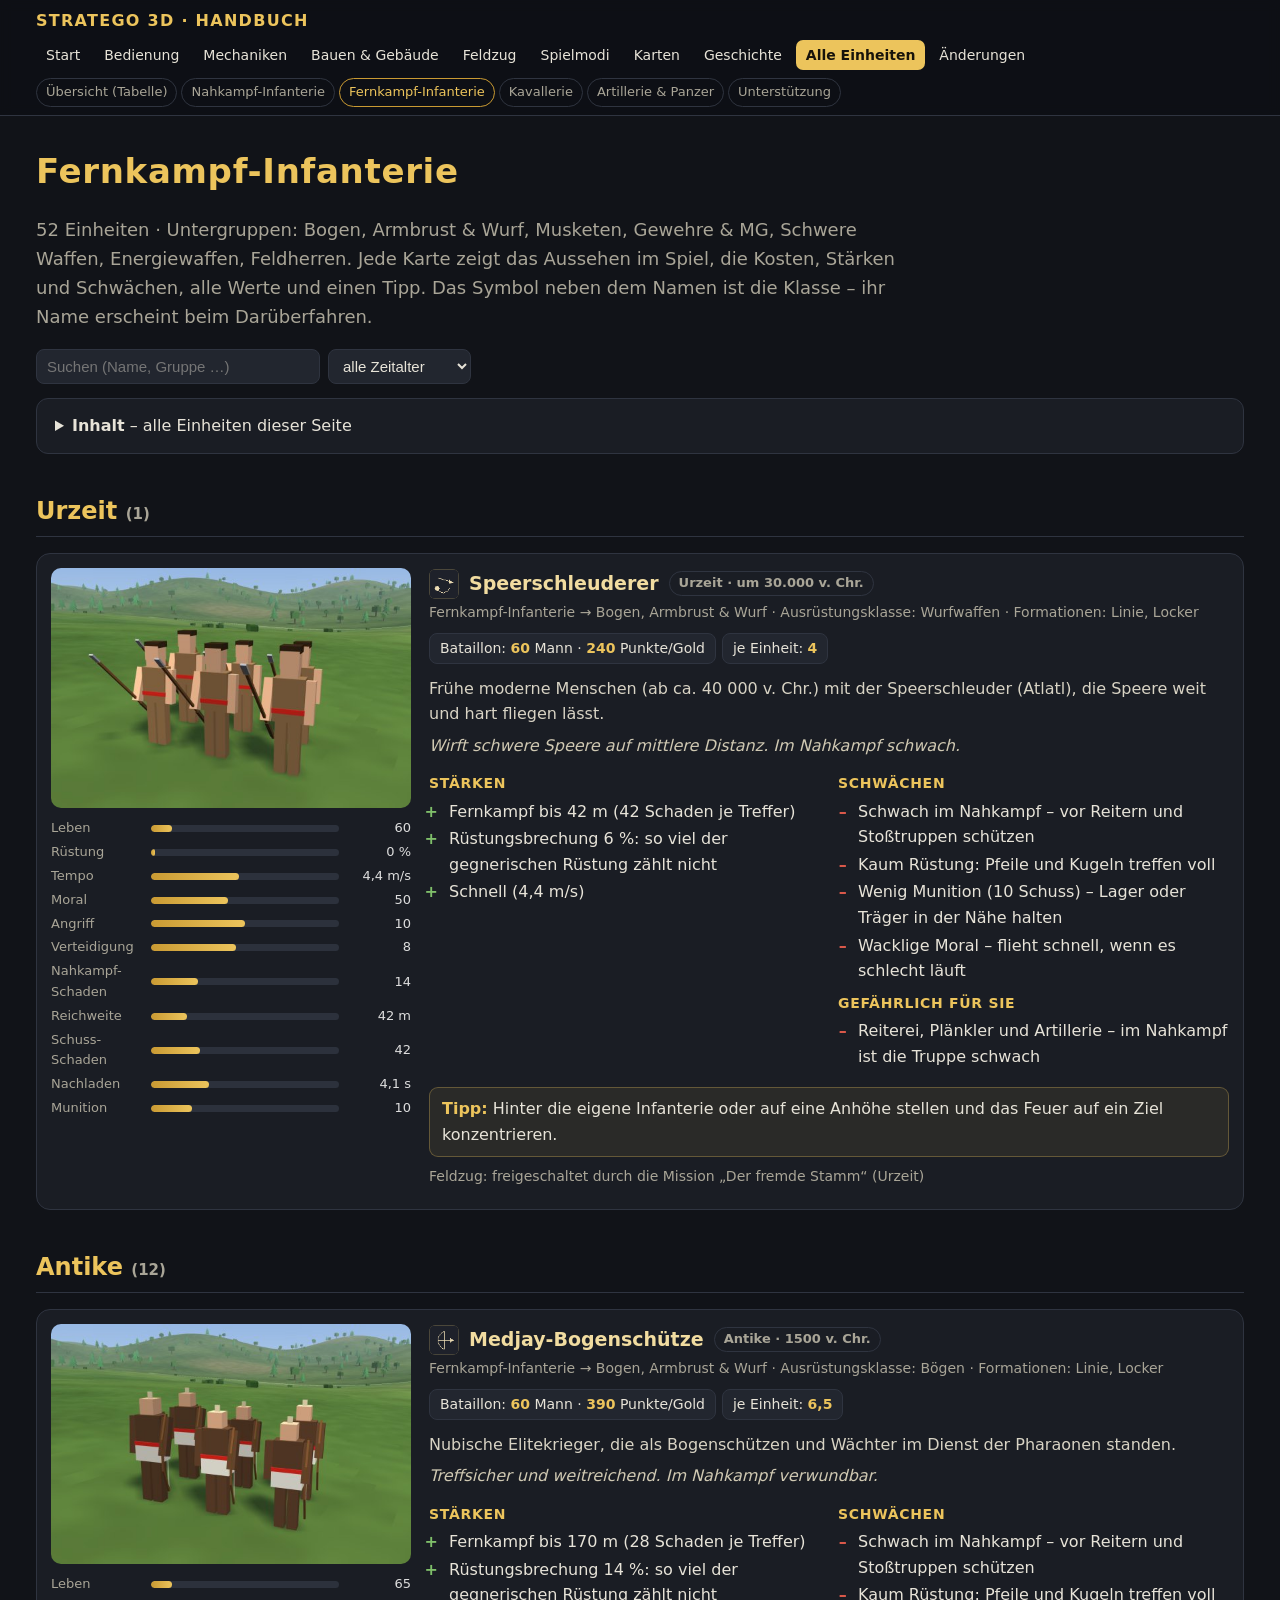
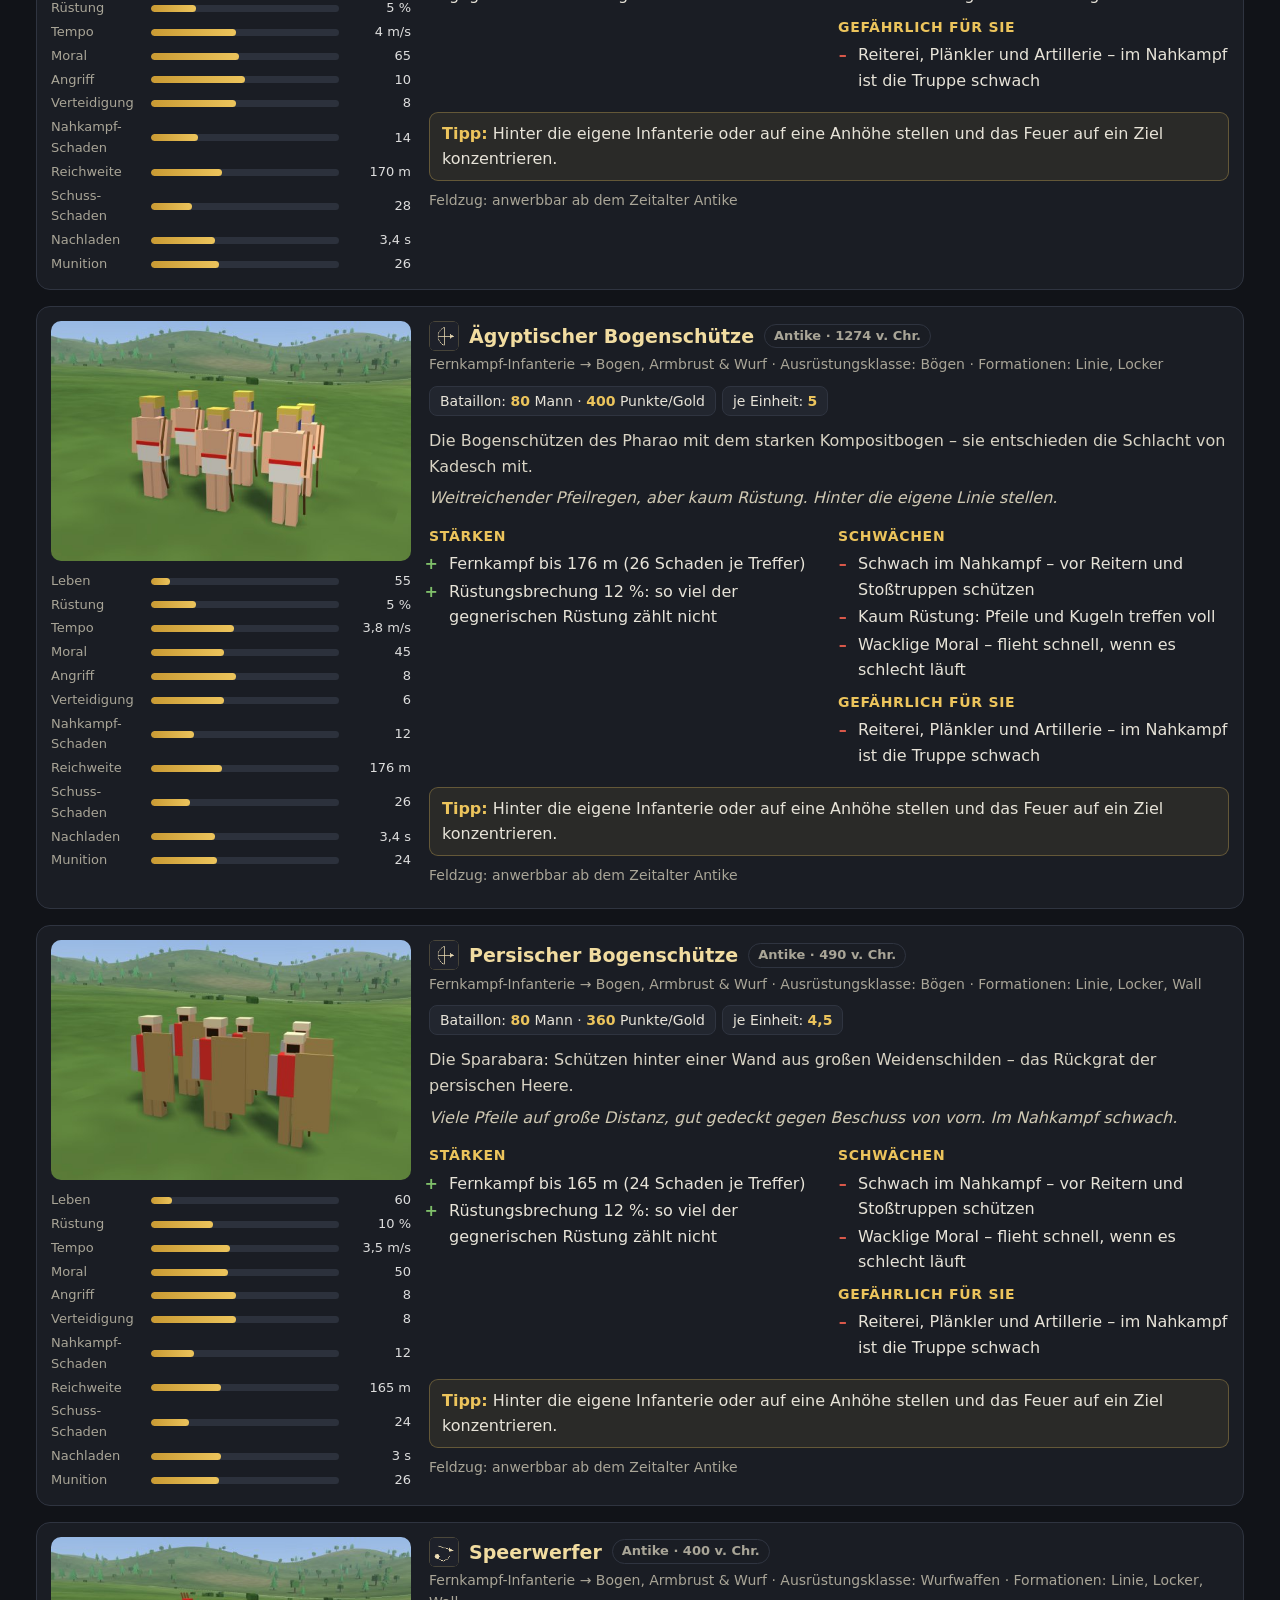
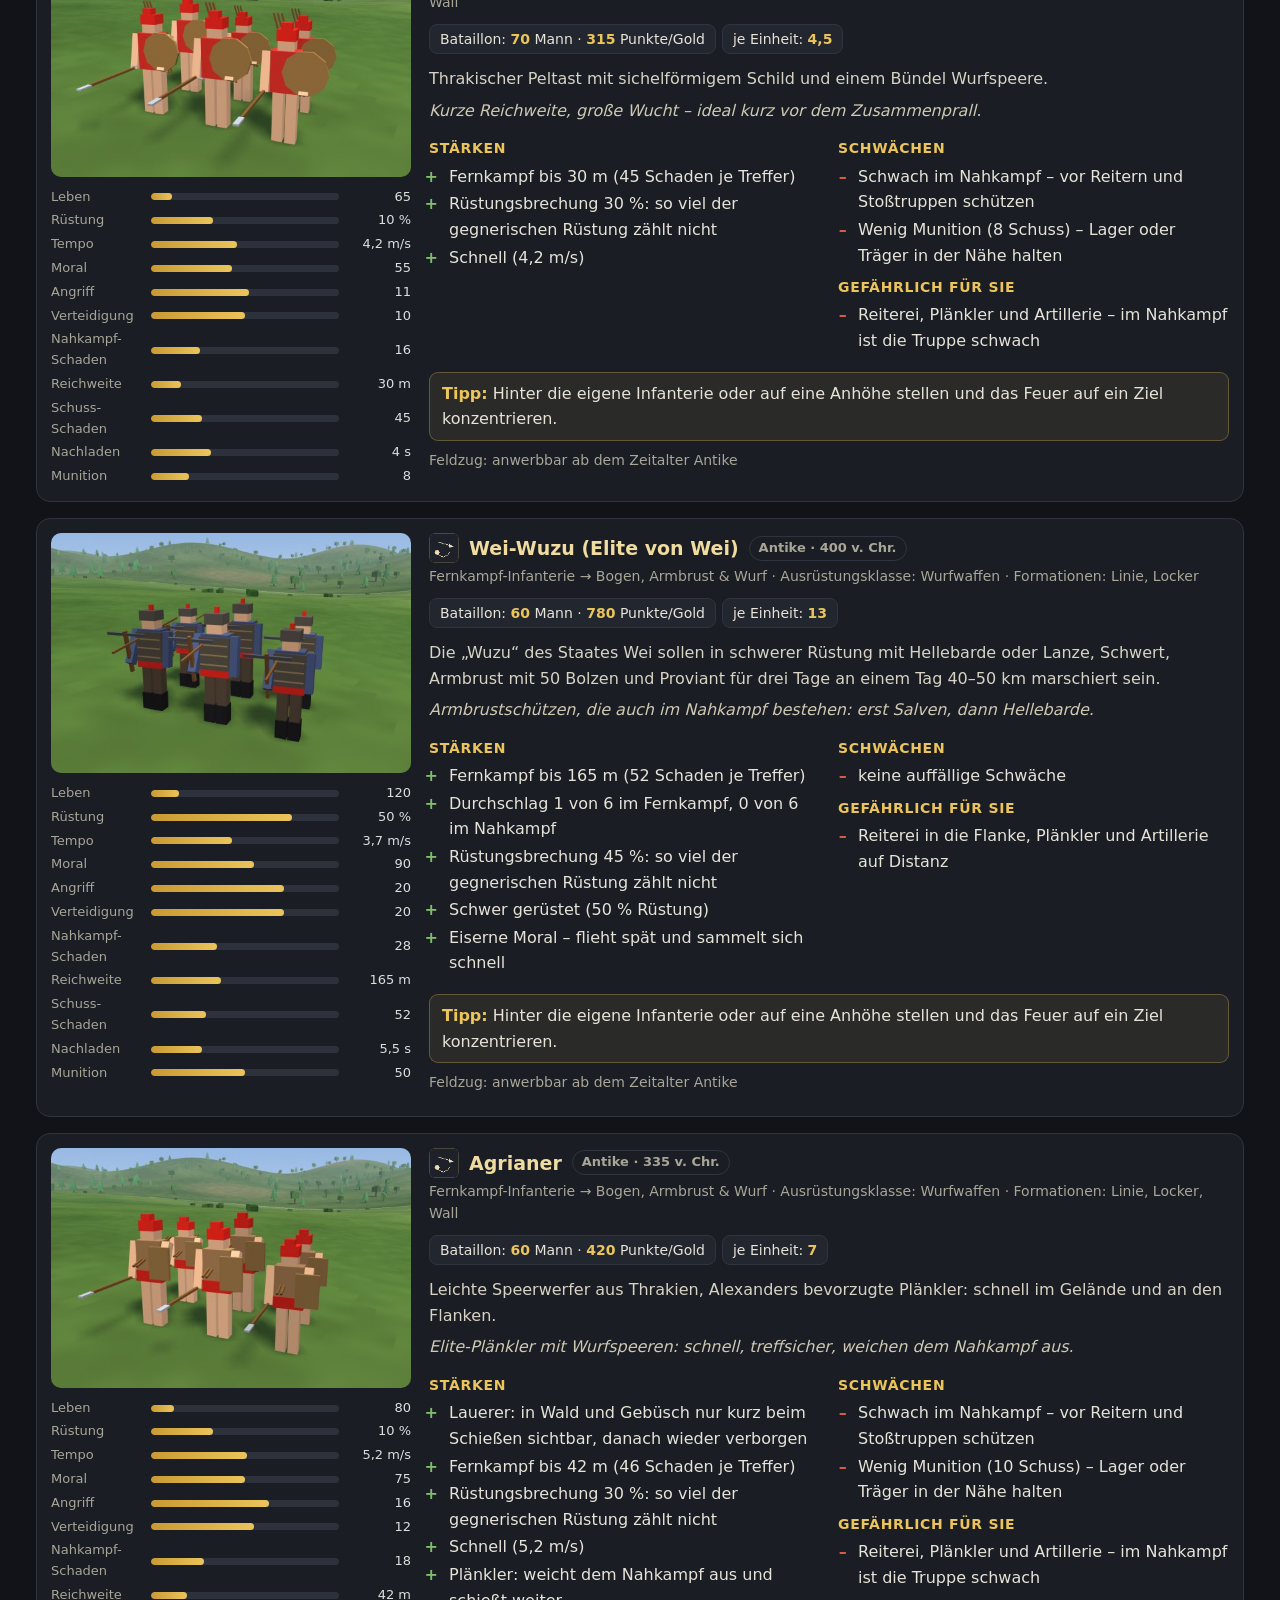
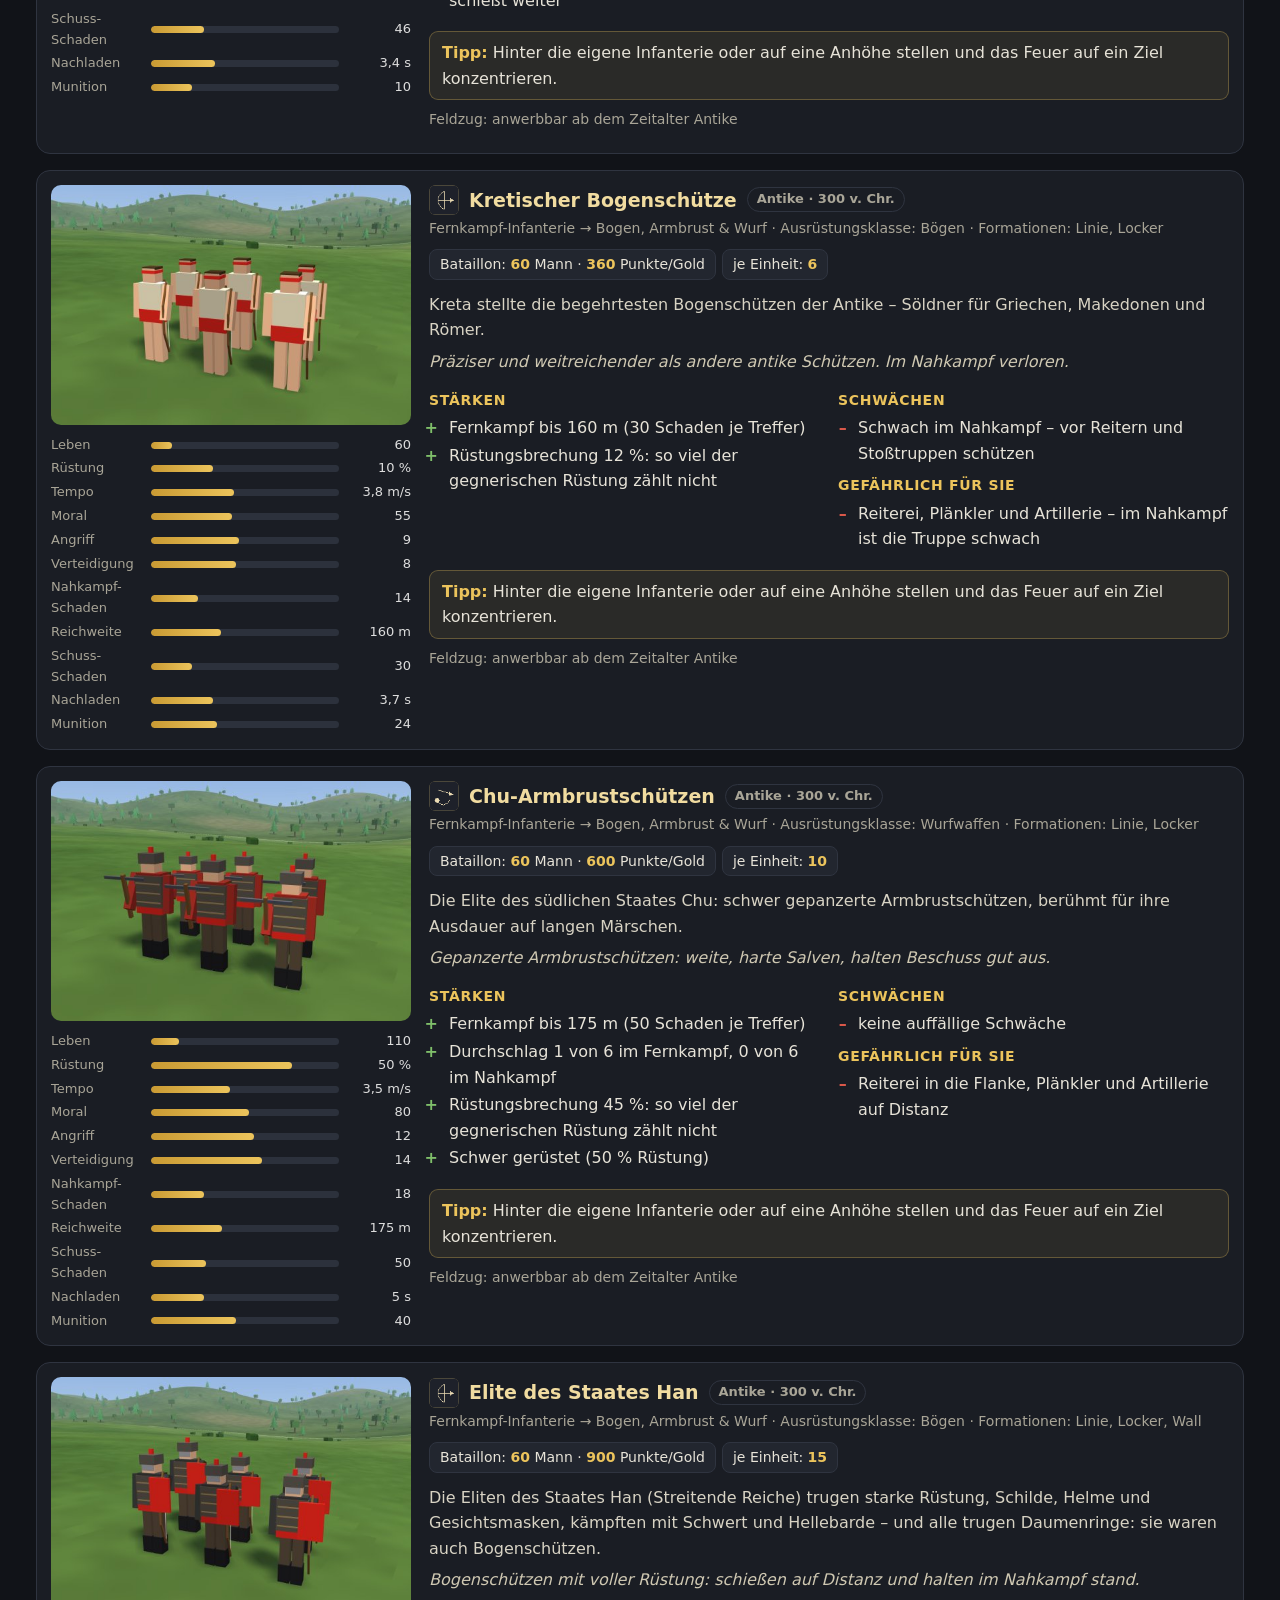
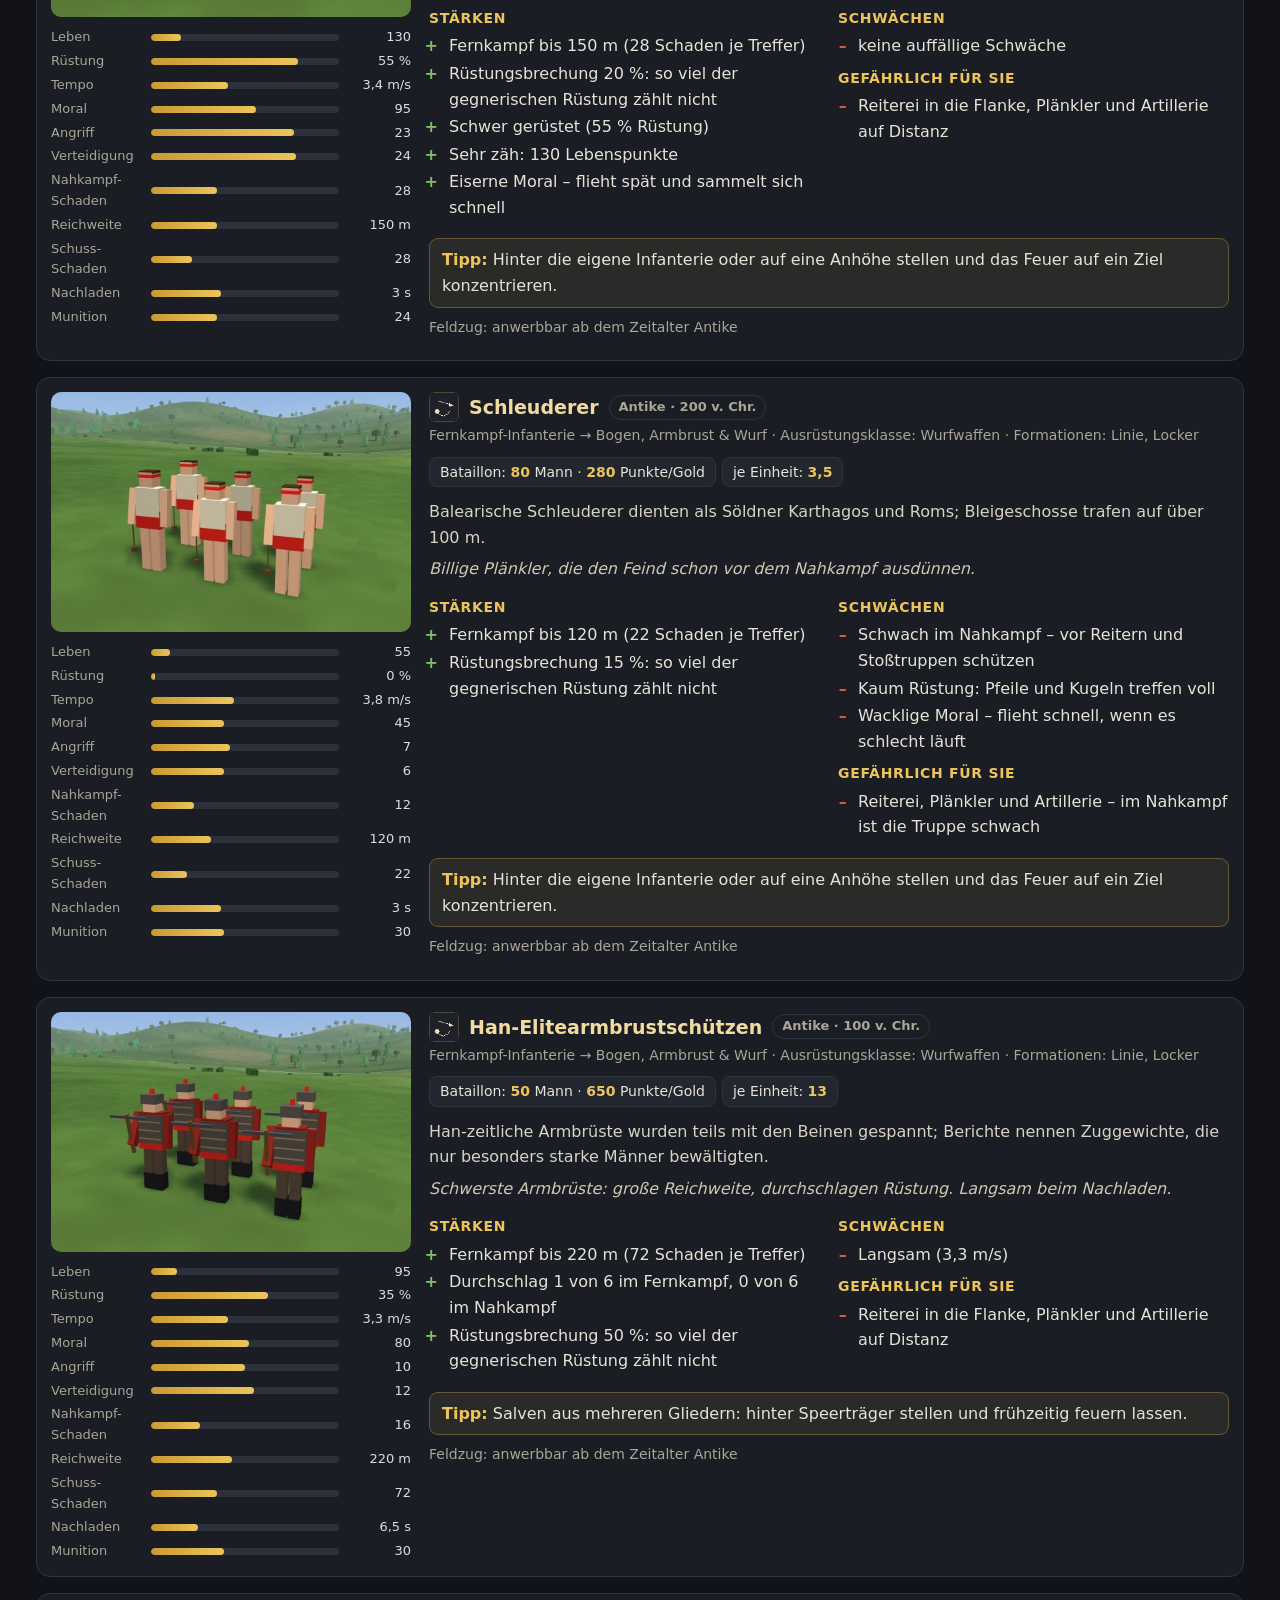
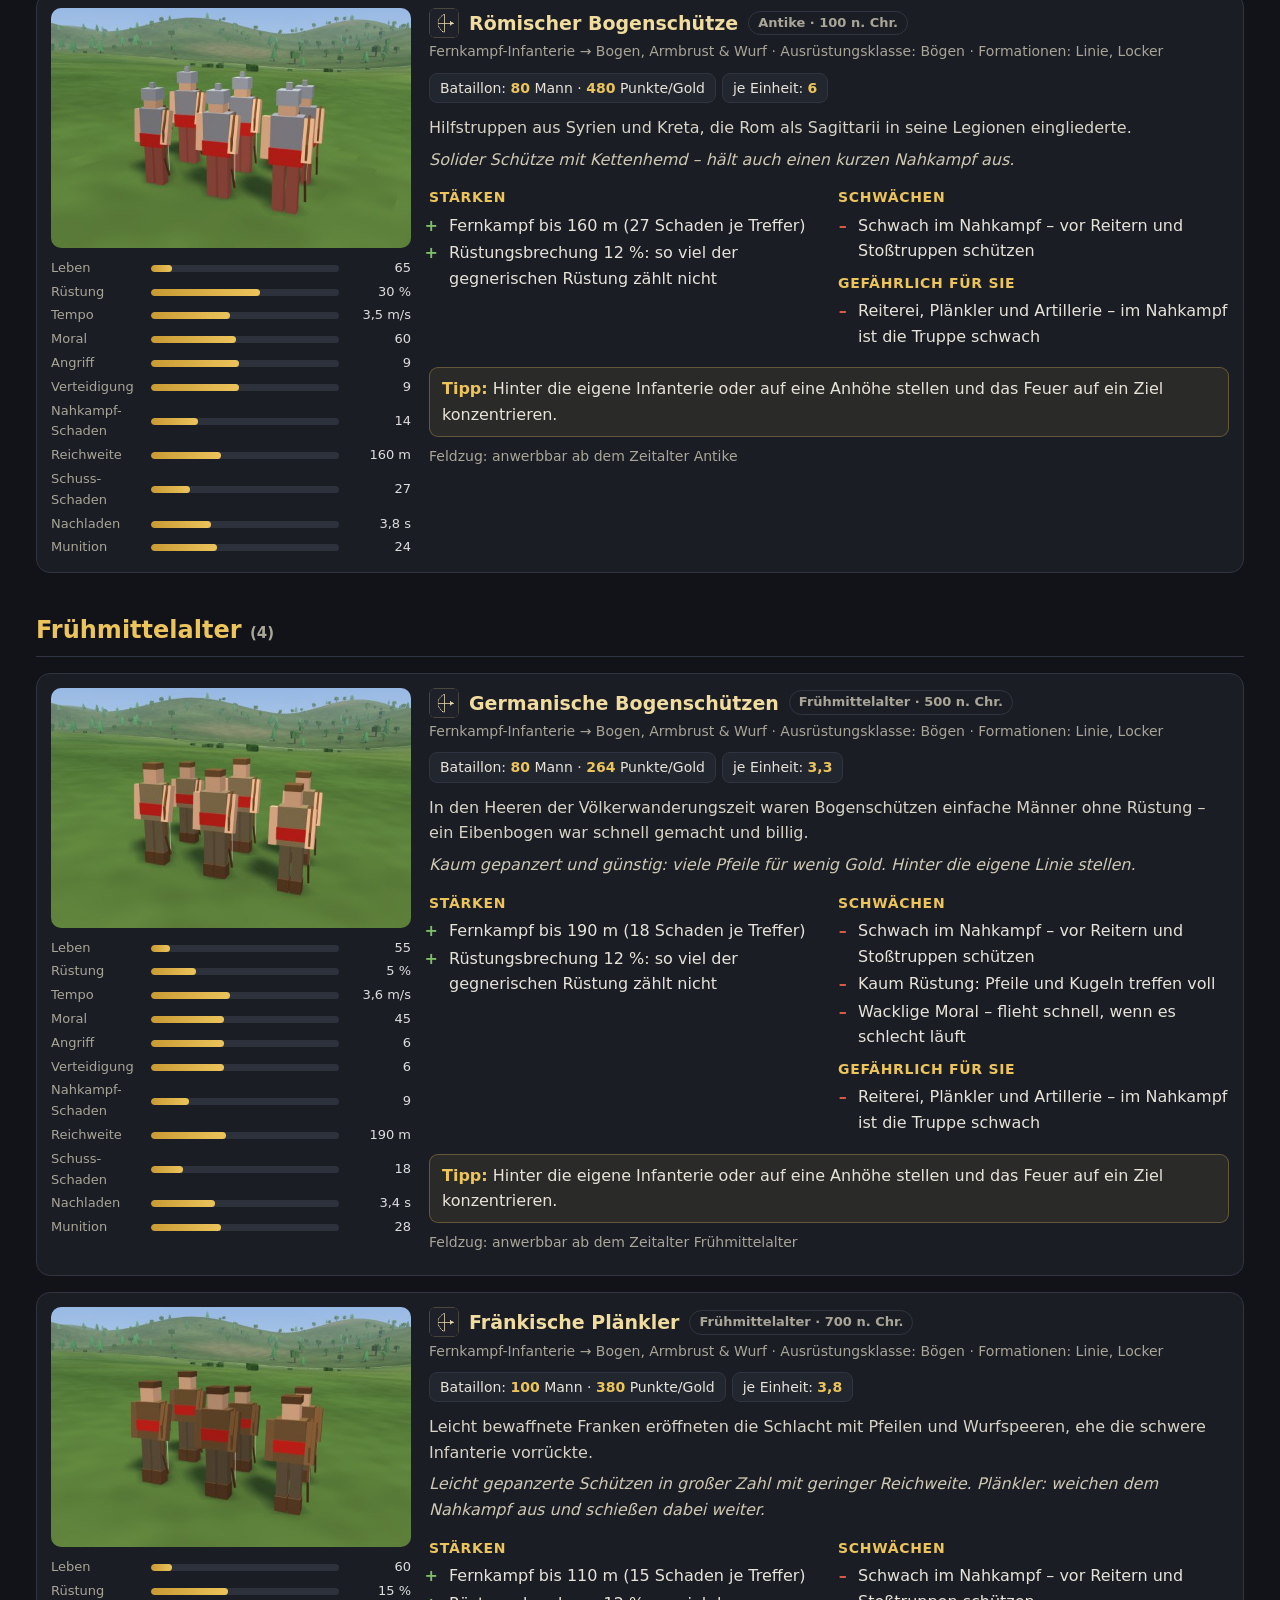
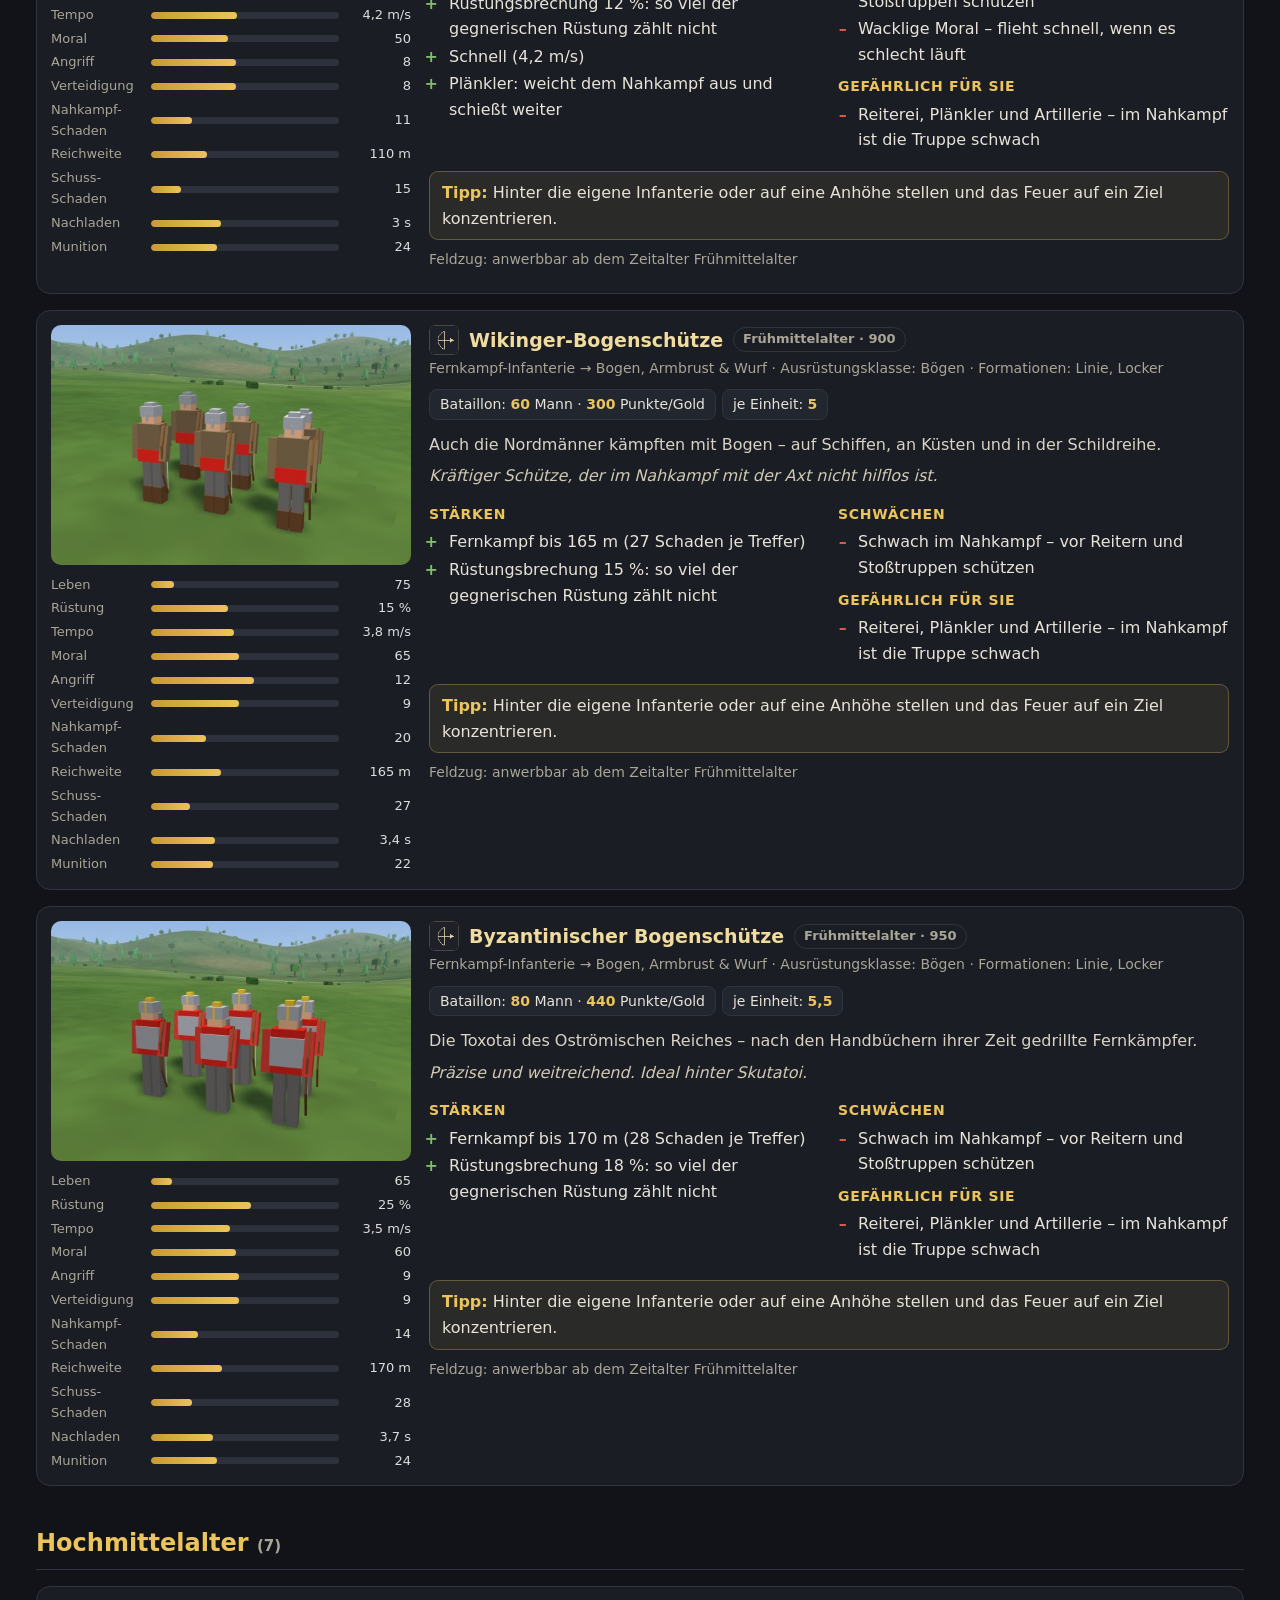
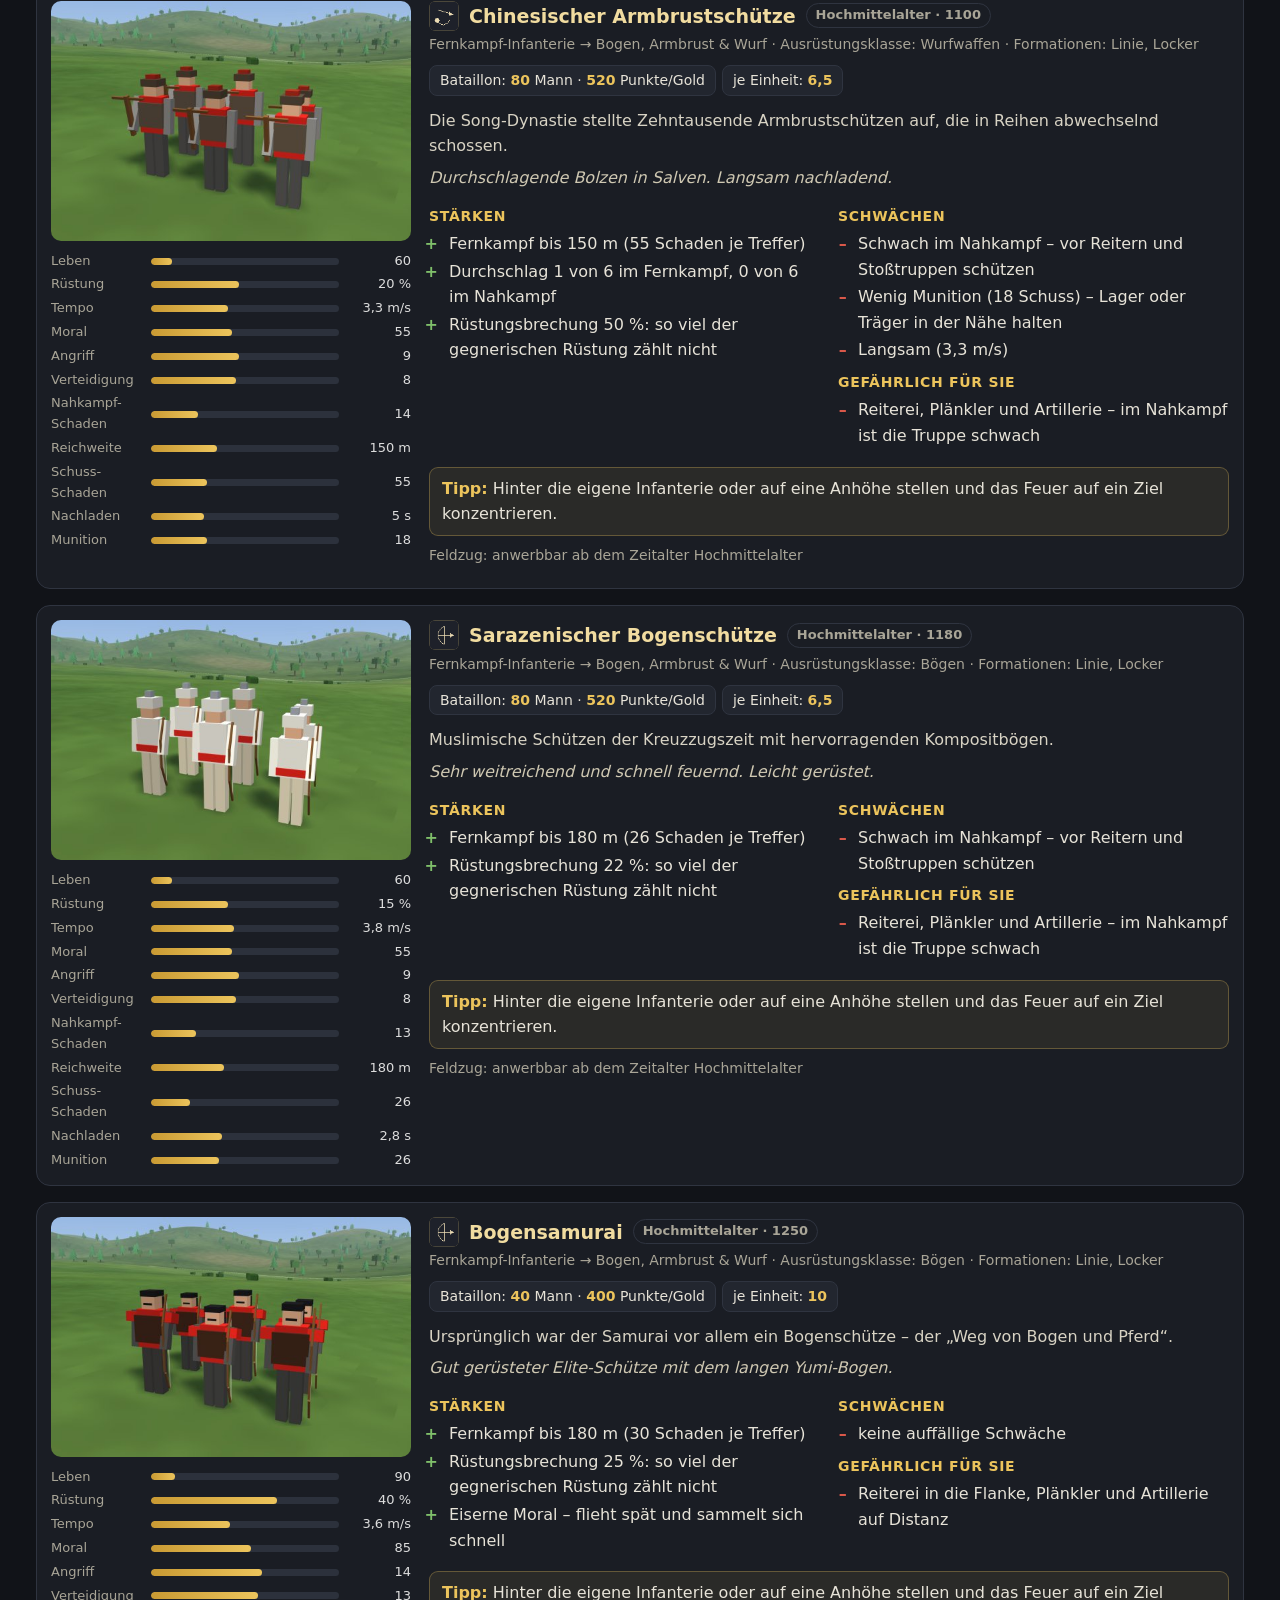
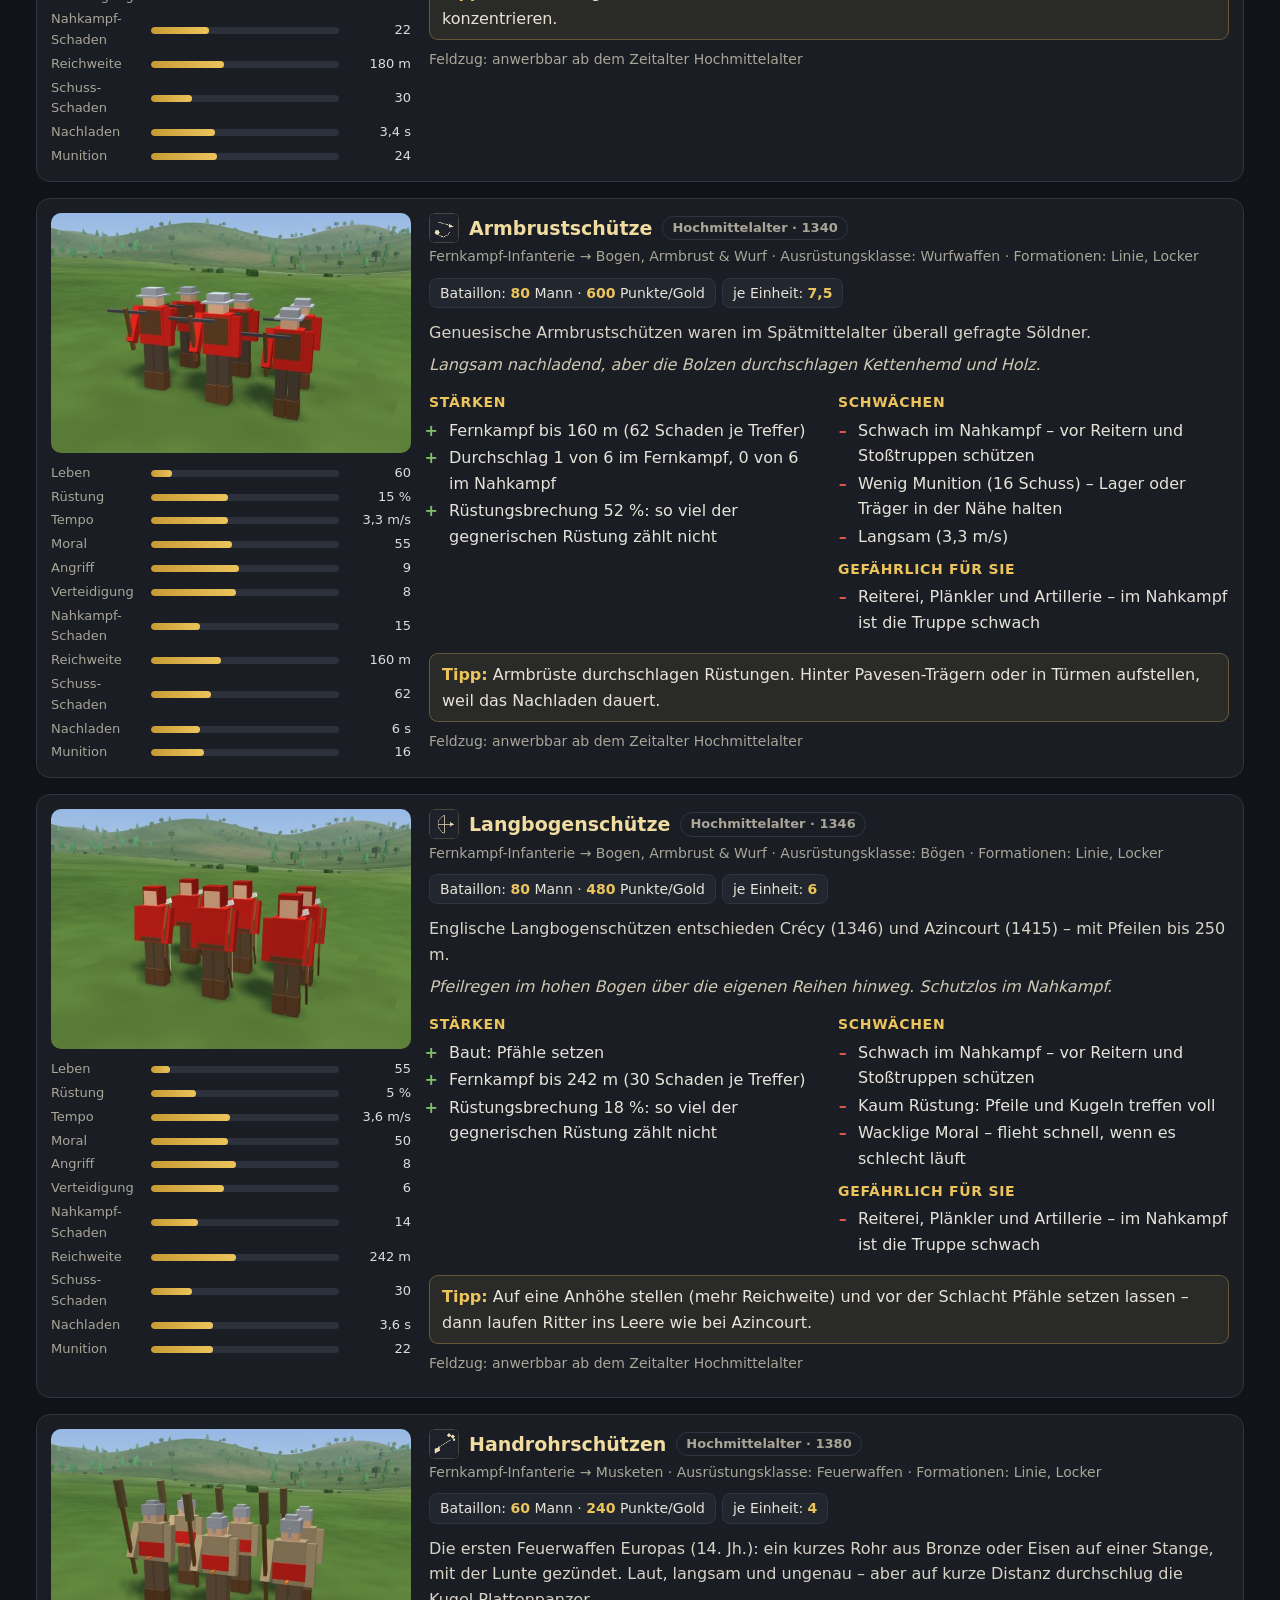
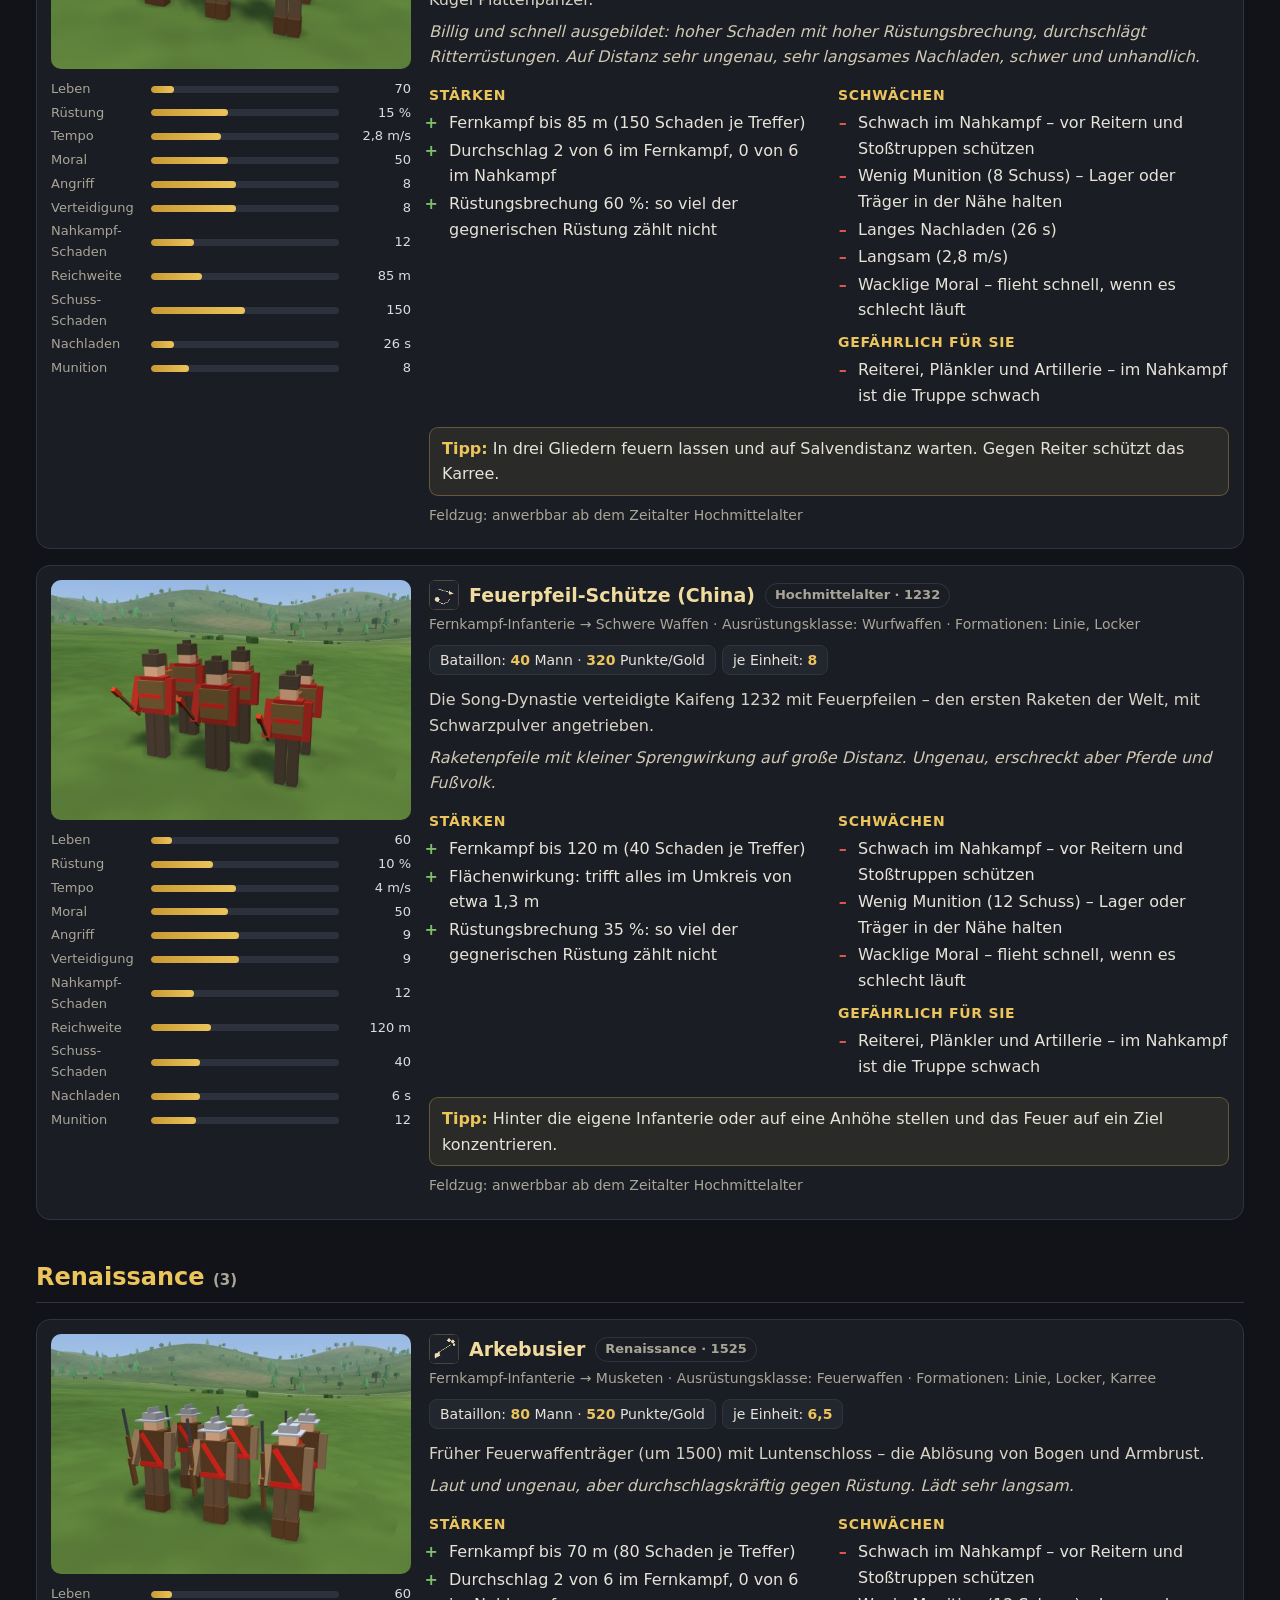
<file: einheiten-fernkampf.html>
<!doctype html>
<html lang="de"><head><meta charset="utf-8"><meta name="viewport" content="width=device-width,initial-scale=1">
<title>Fernkampf-Infanterie – Stratego 3D Handbuch</title><link rel="stylesheet" href="stil.css"></head>
<body><header class="top"><div class="in"><a class="logo" href="index.html">STRATEGO 3D · HANDBUCH</a>
<nav><a href="index.html">Start</a><a href="bedienung.html">Bedienung</a><a href="mechaniken.html">Mechaniken</a><a href="bauen.html">Bauen &amp; Gebäude</a><a href="feldzug.html">Feldzug</a><a href="modi.html">Spielmodi</a><a href="karten.html">Karten</a><a href="geschichte.html">Geschichte</a><a href="einheiten.html" class=on>Alle Einheiten</a><a href="changelog.html">Änderungen</a></nav></div><div class="sub"><a href="einheiten.html">Übersicht (Tabelle)</a><a href="einheiten-infanterie.html">Nahkampf-Infanterie</a><a href="einheiten-fernkampf.html" class=on>Fernkampf-Infanterie</a><a href="einheiten-kavallerie.html">Kavallerie</a><a href="einheiten-artillerie.html">Artillerie &amp; Panzer</a><a href="einheiten-unterstuetzung.html">Unterstützung</a></div></header>
<main><h1>Fernkampf-Infanterie</h1>
<p class="lead">52 Einheiten · Untergruppen: Bogen, Armbrust &amp; Wurf, Musketen, Gewehre &amp; MG, Schwere Waffen, Energiewaffen, Feldherren. Jede Karte zeigt das Aussehen im Spiel, die Kosten, Stärken und
Schwächen, alle Werte und einen Tipp. Das Symbol neben dem Namen ist die Klasse – ihr Name erscheint beim Darüberfahren.</p>
<div class=filter><input id=q placeholder="Suchen (Name, Gruppe …)" size=28><select id=fe><option value="">alle Zeitalter</option><option value="0">Urzeit</option><option value="1">Antike</option><option value="2">Frühmittelalter</option><option value="3">Hochmittelalter</option><option value="4">Renaissance</option><option value="5">Linienzeit</option><option value="6">Weltkriege</option><option value="7">Kalter Krieg</option><option value="8">Gegenwart</option><option value="9">Zukunft</option></select></div>
<details class=box><summary><b>Inhalt</b> – alle Einheiten dieser Seite</summary><div class=toc><a href="#z0"><b>Urzeit</b></a><a href="#speerschleuder">· Speerschleuderer</a><a href="#z1"><b>Antike</b></a><a href="#medjay">· Medjay-Bogenschütze</a><a href="#aegypter">· Ägyptischer Bogenschütze</a><a href="#perser_bogen">· Persischer Bogenschütze</a><a href="#speerwerfer">· Speerwerfer</a><a href="#wei_wuzu">· Wei-Wuzu (Elite von Wei)</a><a href="#agrianer">· Agrianer</a><a href="#kreter">· Kretischer Bogenschütze</a><a href="#chu_armbrust">· Chu-Armbrustschützen</a><a href="#han_staat">· Elite des Staates Han</a><a href="#schleuderer">· Schleuderer</a><a href="#han_armbrust">· Han-Elitearmbrustschützen</a><a href="#sagittarius">· Römischer Bogenschütze</a><a href="#z2"><b>Frühmittelalter</b></a><a href="#germ_bogen">· Germanische Bogenschützen</a><a href="#frank_plaenkler">· Fränkische Plänkler</a><a href="#wikingbogen">· Wikinger-Bogenschütze</a><a href="#toxotes">· Byzantinischer Bogenschütze</a><a href="#z3"><b>Hochmittelalter</b></a><a href="#chin_armbrust">· Chinesischer Armbrustschütze</a><a href="#sarazene">· Sarazenischer Bogenschütze</a><a href="#yumi">· Bogensamurai</a><a href="#armbrust">· Armbrustschütze</a><a href="#bogen">· Langbogenschütze</a><a href="#handrohr">· Handrohrschützen</a><a href="#chin_rakete">· Feuerpfeil-Schütze (China)</a><a href="#z4"><b>Renaissance</b></a><a href="#arkebusier">· Arkebusier</a><a href="#musketier">· Musketier</a><a href="#janitschar">· Janitschar</a><a href="#z5"><b>Linienzeit</b></a><a href="#grenadier">· Grenadier</a><a href="#linie">· Linieninfanterie</a><a href="#voltigeur">· Voltigeur</a><a href="#jaeger">· Jäger</a><a href="#garde">· Gardegrenadier</a><a href="#z6"><b>Weltkriege</b></a><a href="#weltkrieg">· Infanterist (WK)</a><a href="#mg">· MG-Schütze</a><a href="#sturmtruppe">· Stoßtruppe</a><a href="#fallschirmjaeger">· Fallschirmjäger</a><a href="#granatwerfer">· Granatwerfer-Trupp</a><a href="#flammenwerfer">· Flammenwerfer</a><a href="#feldmarschall">· Feldmarschall</a><a href="#z7"><b>Kalter Krieg</b></a><a href="#motschuetze">· Mot.-Schütze</a><a href="#z8"><b>Gegenwart</b></a><a href="#sas">· SAS</a><a href="#soldat">· Soldat</a><a href="#sniper">· Scharfschütze</a><a href="#seal6">· SEAL Team 6 (DEVGRU)</a><a href="#patriot">· Drohnen-General</a><a href="#panzerfaust">· Panzerfaust-Schütze</a><a href="#javelin">· Panzerabwehrtrupp</a><a href="#kommandeur">· Kommandeur</a><a href="#z9"><b>Zukunft</b></a><a href="#laser">· Lasersoldat</a><a href="#gauss">· Gauß-Scharfschütze</a><a href="#plasma">· Plasmawerfer</a><a href="#ki_kommandeur">· KI-Kommandeur</a></div></details><h2 id="z0">Urzeit <small style="color:var(--mut);font-size:15px">(1)</small></h2><section class=unit id="speerschleuder" data-f="speerschleuderer speerschleuder bogen, armbrust &amp; wurf urzeit" data-era="0">
<div><img class=pic loading=lazy width=540 height=360 src="bilder/speerschleuder.jpg" alt="Speerschleuderer"><div class=stats><div class=bar><span class=n>Leben</span><i><b style="width:11%"></b></i><em>60</em></div><div class=bar><span class=n>Rüstung</span><i><b style="width:2%"></b></i><em>0 %</em></div><div class=bar><span class=n>Tempo</span><i><b style="width:47%"></b></i><em>4,4 m/s</em></div><div class=bar><span class=n>Moral</span><i><b style="width:41%"></b></i><em>50</em></div><div class=bar><span class=n>Angriff</span><i><b style="width:50%"></b></i><em>10</em></div><div class=bar><span class=n>Verteidigung</span><i><b style="width:45%"></b></i><em>8</em></div><div class=bar><span class=n>Nahkampf-Schaden</span><i><b style="width:25%"></b></i><em>14</em></div><div class=bar><span class=n>Reichweite</span><i><b style="width:19%"></b></i><em>42 m</em></div><div class=bar><span class=n>Schuss-Schaden</span><i><b style="width:26%"></b></i><em>42</em></div><div class=bar><span class=n>Nachladen</span><i><b style="width:31%"></b></i><em>4,1 s</em></div><div class=bar><span class=n>Munition</span><i><b style="width:22%"></b></i><em>10</em></div></div></div>
<div><h3><img class="sym" src="bilder/symbole/wurf.png" alt="Wurfwaffen (Wurfspeer, Schleuder)" title="Wurfwaffen (Wurfspeer, Schleuder) · Bogen, Armbrust &amp; Wurf"> Speerschleuderer <span class=era>Urzeit · um 30.000 v. Chr.</span></h3>
<div class=meta>Fernkampf-Infanterie → Bogen, Armbrust &amp; Wurf · Ausrüstungsklasse: Wurfwaffen · Formationen: Linie, Locker</div>
<span class=cost>Bataillon: <b>60</b> Mann · <b>240</b> Punkte/Gold</span><span class=cost>je Einheit: <b>4</b></span>
<p class=desc>Frühe moderne Menschen (ab ca. 40 000 v. Chr.) mit der Speerschleuder (Atlatl), die Speere weit und hart fliegen lässt.</p><p class=role>Wirft schwere Speere auf mittlere Distanz. Im Nahkampf schwach.</p>
<div class=cols><div><div class=lab>Stärken</div><ul class=plus><li>Fernkampf bis 42 m (42 Schaden je Treffer)</li><li>Rüstungsbrechung 6 %: so viel der gegnerischen Rüstung zählt nicht</li><li>Schnell (4,4 m/s)</li></ul></div>
<div><div class=lab>Schwächen</div><ul class=minus><li>Schwach im Nahkampf – vor Reitern und Stoßtruppen schützen</li><li>Kaum Rüstung: Pfeile und Kugeln treffen voll</li><li>Wenig Munition (10 Schuss) – Lager oder Träger in der Nähe halten</li><li>Wacklige Moral – flieht schnell, wenn es schlecht läuft</li></ul>
<div class=lab>Gefährlich für sie</div><ul class=minus><li>Reiterei, Plänkler und Artillerie – im Nahkampf ist die Truppe schwach</li></ul></div></div>
<div class=tipline><b>Tipp:</b> Hinter die eigene Infanterie oder auf eine Anhöhe stellen und das Feuer auf ein Ziel konzentrieren.</div>
<div class=meta style="margin-top:8px">Feldzug: freigeschaltet durch die Mission „Der fremde Stamm“ (Urzeit)</div>
</div></section><h2 id="z1">Antike <small style="color:var(--mut);font-size:15px">(12)</small></h2><section class=unit id="medjay" data-f="medjay-bogenschütze medjay bogen, armbrust &amp; wurf antike" data-era="1">
<div><img class=pic loading=lazy width=540 height=360 src="bilder/medjay.jpg" alt="Medjay-Bogenschütze"><div class=stats><div class=bar><span class=n>Leben</span><i><b style="width:11%"></b></i><em>65</em></div><div class=bar><span class=n>Rüstung</span><i><b style="width:24%"></b></i><em>5 %</em></div><div class=bar><span class=n>Tempo</span><i><b style="width:45%"></b></i><em>4 m/s</em></div><div class=bar><span class=n>Moral</span><i><b style="width:47%"></b></i><em>65</em></div><div class=bar><span class=n>Angriff</span><i><b style="width:50%"></b></i><em>10</em></div><div class=bar><span class=n>Verteidigung</span><i><b style="width:45%"></b></i><em>8</em></div><div class=bar><span class=n>Nahkampf-Schaden</span><i><b style="width:25%"></b></i><em>14</em></div><div class=bar><span class=n>Reichweite</span><i><b style="width:38%"></b></i><em>170 m</em></div><div class=bar><span class=n>Schuss-Schaden</span><i><b style="width:22%"></b></i><em>28</em></div><div class=bar><span class=n>Nachladen</span><i><b style="width:34%"></b></i><em>3,4 s</em></div><div class=bar><span class=n>Munition</span><i><b style="width:36%"></b></i><em>26</em></div></div></div>
<div><h3><img class="sym" src="bilder/symbole/bogen.png" alt="Bögen" title="Bögen · Bogen, Armbrust &amp; Wurf"> Medjay-Bogenschütze <span class=era>Antike · 1500 v. Chr.</span></h3>
<div class=meta>Fernkampf-Infanterie → Bogen, Armbrust &amp; Wurf · Ausrüstungsklasse: Bögen · Formationen: Linie, Locker</div>
<span class=cost>Bataillon: <b>60</b> Mann · <b>390</b> Punkte/Gold</span><span class=cost>je Einheit: <b>6,5</b></span>
<p class=desc>Nubische Elitekrieger, die als Bogenschützen und Wächter im Dienst der Pharaonen standen.</p><p class=role>Treffsicher und weitreichend. Im Nahkampf verwundbar.</p>
<div class=cols><div><div class=lab>Stärken</div><ul class=plus><li>Fernkampf bis 170 m (28 Schaden je Treffer)</li><li>Rüstungsbrechung 14 %: so viel der gegnerischen Rüstung zählt nicht</li></ul></div>
<div><div class=lab>Schwächen</div><ul class=minus><li>Schwach im Nahkampf – vor Reitern und Stoßtruppen schützen</li><li>Kaum Rüstung: Pfeile und Kugeln treffen voll</li></ul>
<div class=lab>Gefährlich für sie</div><ul class=minus><li>Reiterei, Plänkler und Artillerie – im Nahkampf ist die Truppe schwach</li></ul></div></div>
<div class=tipline><b>Tipp:</b> Hinter die eigene Infanterie oder auf eine Anhöhe stellen und das Feuer auf ein Ziel konzentrieren.</div>
<div class=meta style="margin-top:8px">Feldzug: anwerbbar ab dem Zeitalter Antike</div>
</div></section><section class=unit id="aegypter" data-f="ägyptischer bogenschütze aegypter bogen, armbrust &amp; wurf antike" data-era="1">
<div><img class=pic loading=lazy width=540 height=360 src="bilder/aegypter.jpg" alt="Ägyptischer Bogenschütze"><div class=stats><div class=bar><span class=n>Leben</span><i><b style="width:10%"></b></i><em>55</em></div><div class=bar><span class=n>Rüstung</span><i><b style="width:24%"></b></i><em>5 %</em></div><div class=bar><span class=n>Tempo</span><i><b style="width:44%"></b></i><em>3,8 m/s</em></div><div class=bar><span class=n>Moral</span><i><b style="width:39%"></b></i><em>45</em></div><div class=bar><span class=n>Angriff</span><i><b style="width:45%"></b></i><em>8</em></div><div class=bar><span class=n>Verteidigung</span><i><b style="width:39%"></b></i><em>6</em></div><div class=bar><span class=n>Nahkampf-Schaden</span><i><b style="width:23%"></b></i><em>12</em></div><div class=bar><span class=n>Reichweite</span><i><b style="width:38%"></b></i><em>176 m</em></div><div class=bar><span class=n>Schuss-Schaden</span><i><b style="width:21%"></b></i><em>26</em></div><div class=bar><span class=n>Nachladen</span><i><b style="width:34%"></b></i><em>3,4 s</em></div><div class=bar><span class=n>Munition</span><i><b style="width:35%"></b></i><em>24</em></div></div></div>
<div><h3><img class="sym" src="bilder/symbole/bogen.png" alt="Bögen" title="Bögen · Bogen, Armbrust &amp; Wurf"> Ägyptischer Bogenschütze <span class=era>Antike · 1274 v. Chr.</span></h3>
<div class=meta>Fernkampf-Infanterie → Bogen, Armbrust &amp; Wurf · Ausrüstungsklasse: Bögen · Formationen: Linie, Locker</div>
<span class=cost>Bataillon: <b>80</b> Mann · <b>400</b> Punkte/Gold</span><span class=cost>je Einheit: <b>5</b></span>
<p class=desc>Die Bogenschützen des Pharao mit dem starken Kompositbogen – sie entschieden die Schlacht von Kadesch mit.</p><p class=role>Weitreichender Pfeilregen, aber kaum Rüstung. Hinter die eigene Linie stellen.</p>
<div class=cols><div><div class=lab>Stärken</div><ul class=plus><li>Fernkampf bis 176 m (26 Schaden je Treffer)</li><li>Rüstungsbrechung 12 %: so viel der gegnerischen Rüstung zählt nicht</li></ul></div>
<div><div class=lab>Schwächen</div><ul class=minus><li>Schwach im Nahkampf – vor Reitern und Stoßtruppen schützen</li><li>Kaum Rüstung: Pfeile und Kugeln treffen voll</li><li>Wacklige Moral – flieht schnell, wenn es schlecht läuft</li></ul>
<div class=lab>Gefährlich für sie</div><ul class=minus><li>Reiterei, Plänkler und Artillerie – im Nahkampf ist die Truppe schwach</li></ul></div></div>
<div class=tipline><b>Tipp:</b> Hinter die eigene Infanterie oder auf eine Anhöhe stellen und das Feuer auf ein Ziel konzentrieren.</div>
<div class=meta style="margin-top:8px">Feldzug: anwerbbar ab dem Zeitalter Antike</div>
</div></section><section class=unit id="perser_bogen" data-f="persischer bogenschütze perser_bogen bogen, armbrust &amp; wurf antike" data-era="1">
<div><img class=pic loading=lazy width=540 height=360 src="bilder/perser_bogen.jpg" alt="Persischer Bogenschütze"><div class=stats><div class=bar><span class=n>Leben</span><i><b style="width:11%"></b></i><em>60</em></div><div class=bar><span class=n>Rüstung</span><i><b style="width:33%"></b></i><em>10 %</em></div><div class=bar><span class=n>Tempo</span><i><b style="width:42%"></b></i><em>3,5 m/s</em></div><div class=bar><span class=n>Moral</span><i><b style="width:41%"></b></i><em>50</em></div><div class=bar><span class=n>Angriff</span><i><b style="width:45%"></b></i><em>8</em></div><div class=bar><span class=n>Verteidigung</span><i><b style="width:45%"></b></i><em>8</em></div><div class=bar><span class=n>Nahkampf-Schaden</span><i><b style="width:23%"></b></i><em>12</em></div><div class=bar><span class=n>Reichweite</span><i><b style="width:37%"></b></i><em>165 m</em></div><div class=bar><span class=n>Schuss-Schaden</span><i><b style="width:20%"></b></i><em>24</em></div><div class=bar><span class=n>Nachladen</span><i><b style="width:37%"></b></i><em>3 s</em></div><div class=bar><span class=n>Munition</span><i><b style="width:36%"></b></i><em>26</em></div></div></div>
<div><h3><img class="sym" src="bilder/symbole/bogen.png" alt="Bögen" title="Bögen · Bogen, Armbrust &amp; Wurf"> Persischer Bogenschütze <span class=era>Antike · 490 v. Chr.</span></h3>
<div class=meta>Fernkampf-Infanterie → Bogen, Armbrust &amp; Wurf · Ausrüstungsklasse: Bögen · Formationen: Linie, Locker, Wall</div>
<span class=cost>Bataillon: <b>80</b> Mann · <b>360</b> Punkte/Gold</span><span class=cost>je Einheit: <b>4,5</b></span>
<p class=desc>Die Sparabara: Schützen hinter einer Wand aus großen Weidenschilden – das Rückgrat der persischen Heere.</p><p class=role>Viele Pfeile auf große Distanz, gut gedeckt gegen Beschuss von vorn. Im Nahkampf schwach.</p>
<div class=cols><div><div class=lab>Stärken</div><ul class=plus><li>Fernkampf bis 165 m (24 Schaden je Treffer)</li><li>Rüstungsbrechung 12 %: so viel der gegnerischen Rüstung zählt nicht</li></ul></div>
<div><div class=lab>Schwächen</div><ul class=minus><li>Schwach im Nahkampf – vor Reitern und Stoßtruppen schützen</li><li>Wacklige Moral – flieht schnell, wenn es schlecht läuft</li></ul>
<div class=lab>Gefährlich für sie</div><ul class=minus><li>Reiterei, Plänkler und Artillerie – im Nahkampf ist die Truppe schwach</li></ul></div></div>
<div class=tipline><b>Tipp:</b> Hinter die eigene Infanterie oder auf eine Anhöhe stellen und das Feuer auf ein Ziel konzentrieren.</div>
<div class=meta style="margin-top:8px">Feldzug: anwerbbar ab dem Zeitalter Antike</div>
</div></section><section class=unit id="speerwerfer" data-f="speerwerfer speerwerfer bogen, armbrust &amp; wurf antike" data-era="1">
<div><img class=pic loading=lazy width=540 height=360 src="bilder/speerwerfer.jpg" alt="Speerwerfer"><div class=stats><div class=bar><span class=n>Leben</span><i><b style="width:11%"></b></i><em>65</em></div><div class=bar><span class=n>Rüstung</span><i><b style="width:33%"></b></i><em>10 %</em></div><div class=bar><span class=n>Tempo</span><i><b style="width:46%"></b></i><em>4,2 m/s</em></div><div class=bar><span class=n>Moral</span><i><b style="width:43%"></b></i><em>55</em></div><div class=bar><span class=n>Angriff</span><i><b style="width:52%"></b></i><em>11</em></div><div class=bar><span class=n>Verteidigung</span><i><b style="width:50%"></b></i><em>10</em></div><div class=bar><span class=n>Nahkampf-Schaden</span><i><b style="width:26%"></b></i><em>16</em></div><div class=bar><span class=n>Reichweite</span><i><b style="width:16%"></b></i><em>30 m</em></div><div class=bar><span class=n>Schuss-Schaden</span><i><b style="width:27%"></b></i><em>45</em></div><div class=bar><span class=n>Nachladen</span><i><b style="width:32%"></b></i><em>4 s</em></div><div class=bar><span class=n>Munition</span><i><b style="width:20%"></b></i><em>8</em></div></div></div>
<div><h3><img class="sym" src="bilder/symbole/wurf.png" alt="Wurfwaffen (Wurfspeer, Schleuder)" title="Wurfwaffen (Wurfspeer, Schleuder) · Bogen, Armbrust &amp; Wurf"> Speerwerfer <span class=era>Antike · 400 v. Chr.</span></h3>
<div class=meta>Fernkampf-Infanterie → Bogen, Armbrust &amp; Wurf · Ausrüstungsklasse: Wurfwaffen · Formationen: Linie, Locker, Wall</div>
<span class=cost>Bataillon: <b>70</b> Mann · <b>315</b> Punkte/Gold</span><span class=cost>je Einheit: <b>4,5</b></span>
<p class=desc>Thrakischer Peltast mit sichelförmigem Schild und einem Bündel Wurfspeere.</p><p class=role>Kurze Reichweite, große Wucht – ideal kurz vor dem Zusammenprall.</p>
<div class=cols><div><div class=lab>Stärken</div><ul class=plus><li>Fernkampf bis 30 m (45 Schaden je Treffer)</li><li>Rüstungsbrechung 30 %: so viel der gegnerischen Rüstung zählt nicht</li><li>Schnell (4,2 m/s)</li></ul></div>
<div><div class=lab>Schwächen</div><ul class=minus><li>Schwach im Nahkampf – vor Reitern und Stoßtruppen schützen</li><li>Wenig Munition (8 Schuss) – Lager oder Träger in der Nähe halten</li></ul>
<div class=lab>Gefährlich für sie</div><ul class=minus><li>Reiterei, Plänkler und Artillerie – im Nahkampf ist die Truppe schwach</li></ul></div></div>
<div class=tipline><b>Tipp:</b> Hinter die eigene Infanterie oder auf eine Anhöhe stellen und das Feuer auf ein Ziel konzentrieren.</div>
<div class=meta style="margin-top:8px">Feldzug: anwerbbar ab dem Zeitalter Antike</div>
</div></section><section class=unit id="wei_wuzu" data-f="wei-wuzu (elite von wei) wei_wuzu bogen, armbrust &amp; wurf antike" data-era="1">
<div><img class=pic loading=lazy width=540 height=360 src="bilder/wei_wuzu.jpg" alt="Wei-Wuzu (Elite von Wei)"><div class=stats><div class=bar><span class=n>Leben</span><i><b style="width:15%"></b></i><em>120</em></div><div class=bar><span class=n>Rüstung</span><i><b style="width:75%"></b></i><em>50 %</em></div><div class=bar><span class=n>Tempo</span><i><b style="width:43%"></b></i><em>3,7 m/s</em></div><div class=bar><span class=n>Moral</span><i><b style="width:55%"></b></i><em>90</em></div><div class=bar><span class=n>Angriff</span><i><b style="width:71%"></b></i><em>20</em></div><div class=bar><span class=n>Verteidigung</span><i><b style="width:71%"></b></i><em>20</em></div><div class=bar><span class=n>Nahkampf-Schaden</span><i><b style="width:35%"></b></i><em>28</em></div><div class=bar><span class=n>Reichweite</span><i><b style="width:37%"></b></i><em>165 m</em></div><div class=bar><span class=n>Schuss-Schaden</span><i><b style="width:29%"></b></i><em>52</em></div><div class=bar><span class=n>Nachladen</span><i><b style="width:27%"></b></i><em>5,5 s</em></div><div class=bar><span class=n>Munition</span><i><b style="width:50%"></b></i><em>50</em></div></div></div>
<div><h3><img class="sym" src="bilder/symbole/wurf.png" alt="Wurfwaffen (Wurfspeer, Schleuder)" title="Wurfwaffen (Wurfspeer, Schleuder) · Bogen, Armbrust &amp; Wurf"> Wei-Wuzu (Elite von Wei) <span class=era>Antike · 400 v. Chr.</span></h3>
<div class=meta>Fernkampf-Infanterie → Bogen, Armbrust &amp; Wurf · Ausrüstungsklasse: Wurfwaffen · Formationen: Linie, Locker</div>
<span class=cost>Bataillon: <b>60</b> Mann · <b>780</b> Punkte/Gold</span><span class=cost>je Einheit: <b>13</b></span>
<p class=desc>Die „Wuzu“ des Staates Wei sollen in schwerer Rüstung mit Hellebarde oder Lanze, Schwert, Armbrust mit 50 Bolzen und Proviant für drei Tage an einem Tag 40–50 km marschiert sein.</p><p class=role>Armbrustschützen, die auch im Nahkampf bestehen: erst Salven, dann Hellebarde.</p>
<div class=cols><div><div class=lab>Stärken</div><ul class=plus><li>Fernkampf bis 165 m (52 Schaden je Treffer)</li><li>Durchschlag 1 von 6 im Fernkampf, 0 von 6 im Nahkampf</li><li>Rüstungsbrechung 45 %: so viel der gegnerischen Rüstung zählt nicht</li><li>Schwer gerüstet (50 % Rüstung)</li><li>Eiserne Moral – flieht spät und sammelt sich schnell</li></ul></div>
<div><div class=lab>Schwächen</div><ul class=minus><li>keine auffällige Schwäche</li></ul>
<div class=lab>Gefährlich für sie</div><ul class=minus><li>Reiterei in die Flanke, Plänkler und Artillerie auf Distanz</li></ul></div></div>
<div class=tipline><b>Tipp:</b> Hinter die eigene Infanterie oder auf eine Anhöhe stellen und das Feuer auf ein Ziel konzentrieren.</div>
<div class=meta style="margin-top:8px">Feldzug: anwerbbar ab dem Zeitalter Antike</div>
</div></section><section class=unit id="agrianer" data-f="agrianer agrianer bogen, armbrust &amp; wurf antike" data-era="1">
<div><img class=pic loading=lazy width=540 height=360 src="bilder/agrianer.jpg" alt="Agrianer"><div class=stats><div class=bar><span class=n>Leben</span><i><b style="width:12%"></b></i><em>80</em></div><div class=bar><span class=n>Rüstung</span><i><b style="width:33%"></b></i><em>10 %</em></div><div class=bar><span class=n>Tempo</span><i><b style="width:51%"></b></i><em>5,2 m/s</em></div><div class=bar><span class=n>Moral</span><i><b style="width:50%"></b></i><em>75</em></div><div class=bar><span class=n>Angriff</span><i><b style="width:63%"></b></i><em>16</em></div><div class=bar><span class=n>Verteidigung</span><i><b style="width:55%"></b></i><em>12</em></div><div class=bar><span class=n>Nahkampf-Schaden</span><i><b style="width:28%"></b></i><em>18</em></div><div class=bar><span class=n>Reichweite</span><i><b style="width:19%"></b></i><em>42 m</em></div><div class=bar><span class=n>Schuss-Schaden</span><i><b style="width:28%"></b></i><em>46</em></div><div class=bar><span class=n>Nachladen</span><i><b style="width:34%"></b></i><em>3,4 s</em></div><div class=bar><span class=n>Munition</span><i><b style="width:22%"></b></i><em>10</em></div></div></div>
<div><h3><img class="sym" src="bilder/symbole/wurf.png" alt="Wurfwaffen (Wurfspeer, Schleuder)" title="Wurfwaffen (Wurfspeer, Schleuder) · Bogen, Armbrust &amp; Wurf"> Agrianer <span class=era>Antike · 335 v. Chr.</span></h3>
<div class=meta>Fernkampf-Infanterie → Bogen, Armbrust &amp; Wurf · Ausrüstungsklasse: Wurfwaffen · Formationen: Linie, Locker, Wall</div>
<span class=cost>Bataillon: <b>60</b> Mann · <b>420</b> Punkte/Gold</span><span class=cost>je Einheit: <b>7</b></span>
<p class=desc>Leichte Speerwerfer aus Thrakien, Alexanders bevorzugte Plänkler: schnell im Gelände und an den Flanken.</p><p class=role>Elite-Plänkler mit Wurfspeeren: schnell, treffsicher, weichen dem Nahkampf aus.</p>
<div class=cols><div><div class=lab>Stärken</div><ul class=plus><li>Lauerer: in Wald und Gebüsch nur kurz beim Schießen sichtbar, danach wieder verborgen</li><li>Fernkampf bis 42 m (46 Schaden je Treffer)</li><li>Rüstungsbrechung 30 %: so viel der gegnerischen Rüstung zählt nicht</li><li>Schnell (5,2 m/s)</li><li>Plänkler: weicht dem Nahkampf aus und schießt weiter</li></ul></div>
<div><div class=lab>Schwächen</div><ul class=minus><li>Schwach im Nahkampf – vor Reitern und Stoßtruppen schützen</li><li>Wenig Munition (10 Schuss) – Lager oder Träger in der Nähe halten</li></ul>
<div class=lab>Gefährlich für sie</div><ul class=minus><li>Reiterei, Plänkler und Artillerie – im Nahkampf ist die Truppe schwach</li></ul></div></div>
<div class=tipline><b>Tipp:</b> Hinter die eigene Infanterie oder auf eine Anhöhe stellen und das Feuer auf ein Ziel konzentrieren.</div>
<div class=meta style="margin-top:8px">Feldzug: anwerbbar ab dem Zeitalter Antike</div>
</div></section><section class=unit id="kreter" data-f="kretischer bogenschütze kreter bogen, armbrust &amp; wurf antike" data-era="1">
<div><img class=pic loading=lazy width=540 height=360 src="bilder/kreter.jpg" alt="Kretischer Bogenschütze"><div class=stats><div class=bar><span class=n>Leben</span><i><b style="width:11%"></b></i><em>60</em></div><div class=bar><span class=n>Rüstung</span><i><b style="width:33%"></b></i><em>10 %</em></div><div class=bar><span class=n>Tempo</span><i><b style="width:44%"></b></i><em>3,8 m/s</em></div><div class=bar><span class=n>Moral</span><i><b style="width:43%"></b></i><em>55</em></div><div class=bar><span class=n>Angriff</span><i><b style="width:47%"></b></i><em>9</em></div><div class=bar><span class=n>Verteidigung</span><i><b style="width:45%"></b></i><em>8</em></div><div class=bar><span class=n>Nahkampf-Schaden</span><i><b style="width:25%"></b></i><em>14</em></div><div class=bar><span class=n>Reichweite</span><i><b style="width:37%"></b></i><em>160 m</em></div><div class=bar><span class=n>Schuss-Schaden</span><i><b style="width:22%"></b></i><em>30</em></div><div class=bar><span class=n>Nachladen</span><i><b style="width:33%"></b></i><em>3,7 s</em></div><div class=bar><span class=n>Munition</span><i><b style="width:35%"></b></i><em>24</em></div></div></div>
<div><h3><img class="sym" src="bilder/symbole/bogen.png" alt="Bögen" title="Bögen · Bogen, Armbrust &amp; Wurf"> Kretischer Bogenschütze <span class=era>Antike · 300 v. Chr.</span></h3>
<div class=meta>Fernkampf-Infanterie → Bogen, Armbrust &amp; Wurf · Ausrüstungsklasse: Bögen · Formationen: Linie, Locker</div>
<span class=cost>Bataillon: <b>60</b> Mann · <b>360</b> Punkte/Gold</span><span class=cost>je Einheit: <b>6</b></span>
<p class=desc>Kreta stellte die begehrtesten Bogenschützen der Antike – Söldner für Griechen, Makedonen und Römer.</p><p class=role>Präziser und weitreichender als andere antike Schützen. Im Nahkampf verloren.</p>
<div class=cols><div><div class=lab>Stärken</div><ul class=plus><li>Fernkampf bis 160 m (30 Schaden je Treffer)</li><li>Rüstungsbrechung 12 %: so viel der gegnerischen Rüstung zählt nicht</li></ul></div>
<div><div class=lab>Schwächen</div><ul class=minus><li>Schwach im Nahkampf – vor Reitern und Stoßtruppen schützen</li></ul>
<div class=lab>Gefährlich für sie</div><ul class=minus><li>Reiterei, Plänkler und Artillerie – im Nahkampf ist die Truppe schwach</li></ul></div></div>
<div class=tipline><b>Tipp:</b> Hinter die eigene Infanterie oder auf eine Anhöhe stellen und das Feuer auf ein Ziel konzentrieren.</div>
<div class=meta style="margin-top:8px">Feldzug: anwerbbar ab dem Zeitalter Antike</div>
</div></section><section class=unit id="chu_armbrust" data-f="chu-armbrustschützen chu_armbrust bogen, armbrust &amp; wurf antike" data-era="1">
<div><img class=pic loading=lazy width=540 height=360 src="bilder/chu_armbrust.jpg" alt="Chu-Armbrustschützen"><div class=stats><div class=bar><span class=n>Leben</span><i><b style="width:15%"></b></i><em>110</em></div><div class=bar><span class=n>Rüstung</span><i><b style="width:75%"></b></i><em>50 %</em></div><div class=bar><span class=n>Tempo</span><i><b style="width:42%"></b></i><em>3,5 m/s</em></div><div class=bar><span class=n>Moral</span><i><b style="width:52%"></b></i><em>80</em></div><div class=bar><span class=n>Angriff</span><i><b style="width:55%"></b></i><em>12</em></div><div class=bar><span class=n>Verteidigung</span><i><b style="width:59%"></b></i><em>14</em></div><div class=bar><span class=n>Nahkampf-Schaden</span><i><b style="width:28%"></b></i><em>18</em></div><div class=bar><span class=n>Reichweite</span><i><b style="width:38%"></b></i><em>175 m</em></div><div class=bar><span class=n>Schuss-Schaden</span><i><b style="width:29%"></b></i><em>50</em></div><div class=bar><span class=n>Nachladen</span><i><b style="width:28%"></b></i><em>5 s</em></div><div class=bar><span class=n>Munition</span><i><b style="width:45%"></b></i><em>40</em></div></div></div>
<div><h3><img class="sym" src="bilder/symbole/wurf.png" alt="Wurfwaffen (Wurfspeer, Schleuder)" title="Wurfwaffen (Wurfspeer, Schleuder) · Bogen, Armbrust &amp; Wurf"> Chu-Armbrustschützen <span class=era>Antike · 300 v. Chr.</span></h3>
<div class=meta>Fernkampf-Infanterie → Bogen, Armbrust &amp; Wurf · Ausrüstungsklasse: Wurfwaffen · Formationen: Linie, Locker</div>
<span class=cost>Bataillon: <b>60</b> Mann · <b>600</b> Punkte/Gold</span><span class=cost>je Einheit: <b>10</b></span>
<p class=desc>Die Elite des südlichen Staates Chu: schwer gepanzerte Armbrustschützen, berühmt für ihre Ausdauer auf langen Märschen.</p><p class=role>Gepanzerte Armbrustschützen: weite, harte Salven, halten Beschuss gut aus.</p>
<div class=cols><div><div class=lab>Stärken</div><ul class=plus><li>Fernkampf bis 175 m (50 Schaden je Treffer)</li><li>Durchschlag 1 von 6 im Fernkampf, 0 von 6 im Nahkampf</li><li>Rüstungsbrechung 45 %: so viel der gegnerischen Rüstung zählt nicht</li><li>Schwer gerüstet (50 % Rüstung)</li></ul></div>
<div><div class=lab>Schwächen</div><ul class=minus><li>keine auffällige Schwäche</li></ul>
<div class=lab>Gefährlich für sie</div><ul class=minus><li>Reiterei in die Flanke, Plänkler und Artillerie auf Distanz</li></ul></div></div>
<div class=tipline><b>Tipp:</b> Hinter die eigene Infanterie oder auf eine Anhöhe stellen und das Feuer auf ein Ziel konzentrieren.</div>
<div class=meta style="margin-top:8px">Feldzug: anwerbbar ab dem Zeitalter Antike</div>
</div></section><section class=unit id="han_staat" data-f="elite des staates han han_staat bogen, armbrust &amp; wurf antike" data-era="1">
<div><img class=pic loading=lazy width=540 height=360 src="bilder/han_staat.jpg" alt="Elite des Staates Han"><div class=stats><div class=bar><span class=n>Leben</span><i><b style="width:16%"></b></i><em>130</em></div><div class=bar><span class=n>Rüstung</span><i><b style="width:78%"></b></i><em>55 %</em></div><div class=bar><span class=n>Tempo</span><i><b style="width:41%"></b></i><em>3,4 m/s</em></div><div class=bar><span class=n>Moral</span><i><b style="width:56%"></b></i><em>95</em></div><div class=bar><span class=n>Angriff</span><i><b style="width:76%"></b></i><em>23</em></div><div class=bar><span class=n>Verteidigung</span><i><b style="width:77%"></b></i><em>24</em></div><div class=bar><span class=n>Nahkampf-Schaden</span><i><b style="width:35%"></b></i><em>28</em></div><div class=bar><span class=n>Reichweite</span><i><b style="width:35%"></b></i><em>150 m</em></div><div class=bar><span class=n>Schuss-Schaden</span><i><b style="width:22%"></b></i><em>28</em></div><div class=bar><span class=n>Nachladen</span><i><b style="width:37%"></b></i><em>3 s</em></div><div class=bar><span class=n>Munition</span><i><b style="width:35%"></b></i><em>24</em></div></div></div>
<div><h3><img class="sym" src="bilder/symbole/bogen.png" alt="Bögen" title="Bögen · Bogen, Armbrust &amp; Wurf"> Elite des Staates Han <span class=era>Antike · 300 v. Chr.</span></h3>
<div class=meta>Fernkampf-Infanterie → Bogen, Armbrust &amp; Wurf · Ausrüstungsklasse: Bögen · Formationen: Linie, Locker, Wall</div>
<span class=cost>Bataillon: <b>60</b> Mann · <b>900</b> Punkte/Gold</span><span class=cost>je Einheit: <b>15</b></span>
<p class=desc>Die Eliten des Staates Han (Streitende Reiche) trugen starke Rüstung, Schilde, Helme und Gesichtsmasken, kämpften mit Schwert und Hellebarde – und alle trugen Daumenringe: sie waren auch Bogenschützen.</p><p class=role>Bogenschützen mit voller Rüstung: schießen auf Distanz und halten im Nahkampf stand.</p>
<div class=cols><div><div class=lab>Stärken</div><ul class=plus><li>Fernkampf bis 150 m (28 Schaden je Treffer)</li><li>Rüstungsbrechung 20 %: so viel der gegnerischen Rüstung zählt nicht</li><li>Schwer gerüstet (55 % Rüstung)</li><li>Sehr zäh: 130 Lebenspunkte</li><li>Eiserne Moral – flieht spät und sammelt sich schnell</li></ul></div>
<div><div class=lab>Schwächen</div><ul class=minus><li>keine auffällige Schwäche</li></ul>
<div class=lab>Gefährlich für sie</div><ul class=minus><li>Reiterei in die Flanke, Plänkler und Artillerie auf Distanz</li></ul></div></div>
<div class=tipline><b>Tipp:</b> Hinter die eigene Infanterie oder auf eine Anhöhe stellen und das Feuer auf ein Ziel konzentrieren.</div>
<div class=meta style="margin-top:8px">Feldzug: anwerbbar ab dem Zeitalter Antike</div>
</div></section><section class=unit id="schleuderer" data-f="schleuderer schleuderer bogen, armbrust &amp; wurf antike" data-era="1">
<div><img class=pic loading=lazy width=540 height=360 src="bilder/schleuderer.jpg" alt="Schleuderer"><div class=stats><div class=bar><span class=n>Leben</span><i><b style="width:10%"></b></i><em>55</em></div><div class=bar><span class=n>Rüstung</span><i><b style="width:2%"></b></i><em>0 %</em></div><div class=bar><span class=n>Tempo</span><i><b style="width:44%"></b></i><em>3,8 m/s</em></div><div class=bar><span class=n>Moral</span><i><b style="width:39%"></b></i><em>45</em></div><div class=bar><span class=n>Angriff</span><i><b style="width:42%"></b></i><em>7</em></div><div class=bar><span class=n>Verteidigung</span><i><b style="width:39%"></b></i><em>6</em></div><div class=bar><span class=n>Nahkampf-Schaden</span><i><b style="width:23%"></b></i><em>12</em></div><div class=bar><span class=n>Reichweite</span><i><b style="width:32%"></b></i><em>120 m</em></div><div class=bar><span class=n>Schuss-Schaden</span><i><b style="width:19%"></b></i><em>22</em></div><div class=bar><span class=n>Nachladen</span><i><b style="width:37%"></b></i><em>3 s</em></div><div class=bar><span class=n>Munition</span><i><b style="width:39%"></b></i><em>30</em></div></div></div>
<div><h3><img class="sym" src="bilder/symbole/wurf.png" alt="Wurfwaffen (Wurfspeer, Schleuder)" title="Wurfwaffen (Wurfspeer, Schleuder) · Bogen, Armbrust &amp; Wurf"> Schleuderer <span class=era>Antike · 200 v. Chr.</span></h3>
<div class=meta>Fernkampf-Infanterie → Bogen, Armbrust &amp; Wurf · Ausrüstungsklasse: Wurfwaffen · Formationen: Linie, Locker</div>
<span class=cost>Bataillon: <b>80</b> Mann · <b>280</b> Punkte/Gold</span><span class=cost>je Einheit: <b>3,5</b></span>
<p class=desc>Balearische Schleuderer dienten als Söldner Karthagos und Roms; Bleigeschosse trafen auf über 100 m.</p><p class=role>Billige Plänkler, die den Feind schon vor dem Nahkampf ausdünnen.</p>
<div class=cols><div><div class=lab>Stärken</div><ul class=plus><li>Fernkampf bis 120 m (22 Schaden je Treffer)</li><li>Rüstungsbrechung 15 %: so viel der gegnerischen Rüstung zählt nicht</li></ul></div>
<div><div class=lab>Schwächen</div><ul class=minus><li>Schwach im Nahkampf – vor Reitern und Stoßtruppen schützen</li><li>Kaum Rüstung: Pfeile und Kugeln treffen voll</li><li>Wacklige Moral – flieht schnell, wenn es schlecht läuft</li></ul>
<div class=lab>Gefährlich für sie</div><ul class=minus><li>Reiterei, Plänkler und Artillerie – im Nahkampf ist die Truppe schwach</li></ul></div></div>
<div class=tipline><b>Tipp:</b> Hinter die eigene Infanterie oder auf eine Anhöhe stellen und das Feuer auf ein Ziel konzentrieren.</div>
<div class=meta style="margin-top:8px">Feldzug: anwerbbar ab dem Zeitalter Antike</div>
</div></section><section class=unit id="han_armbrust" data-f="han-elitearmbrustschützen han_armbrust bogen, armbrust &amp; wurf antike" data-era="1">
<div><img class=pic loading=lazy width=540 height=360 src="bilder/han_armbrust.jpg" alt="Han-Elitearmbrustschützen"><div class=stats><div class=bar><span class=n>Leben</span><i><b style="width:14%"></b></i><em>95</em></div><div class=bar><span class=n>Rüstung</span><i><b style="width:62%"></b></i><em>35 %</em></div><div class=bar><span class=n>Tempo</span><i><b style="width:41%"></b></i><em>3,3 m/s</em></div><div class=bar><span class=n>Moral</span><i><b style="width:52%"></b></i><em>80</em></div><div class=bar><span class=n>Angriff</span><i><b style="width:50%"></b></i><em>10</em></div><div class=bar><span class=n>Verteidigung</span><i><b style="width:55%"></b></i><em>12</em></div><div class=bar><span class=n>Nahkampf-Schaden</span><i><b style="width:26%"></b></i><em>16</em></div><div class=bar><span class=n>Reichweite</span><i><b style="width:43%"></b></i><em>220 m</em></div><div class=bar><span class=n>Schuss-Schaden</span><i><b style="width:35%"></b></i><em>72</em></div><div class=bar><span class=n>Nachladen</span><i><b style="width:25%"></b></i><em>6,5 s</em></div><div class=bar><span class=n>Munition</span><i><b style="width:39%"></b></i><em>30</em></div></div></div>
<div><h3><img class="sym" src="bilder/symbole/wurf.png" alt="Wurfwaffen (Wurfspeer, Schleuder)" title="Wurfwaffen (Wurfspeer, Schleuder) · Bogen, Armbrust &amp; Wurf"> Han-Elitearmbrustschützen <span class=era>Antike · 100 v. Chr.</span></h3>
<div class=meta>Fernkampf-Infanterie → Bogen, Armbrust &amp; Wurf · Ausrüstungsklasse: Wurfwaffen · Formationen: Linie, Locker</div>
<span class=cost>Bataillon: <b>50</b> Mann · <b>650</b> Punkte/Gold</span><span class=cost>je Einheit: <b>13</b></span>
<p class=desc>Han-zeitliche Armbrüste wurden teils mit den Beinen gespannt; Berichte nennen Zuggewichte, die nur besonders starke Männer bewältigten.</p><p class=role>Schwerste Armbrüste: große Reichweite, durchschlagen Rüstung. Langsam beim Nachladen.</p>
<div class=cols><div><div class=lab>Stärken</div><ul class=plus><li>Fernkampf bis 220 m (72 Schaden je Treffer)</li><li>Durchschlag 1 von 6 im Fernkampf, 0 von 6 im Nahkampf</li><li>Rüstungsbrechung 50 %: so viel der gegnerischen Rüstung zählt nicht</li></ul></div>
<div><div class=lab>Schwächen</div><ul class=minus><li>Langsam (3,3 m/s)</li></ul>
<div class=lab>Gefährlich für sie</div><ul class=minus><li>Reiterei in die Flanke, Plänkler und Artillerie auf Distanz</li></ul></div></div>
<div class=tipline><b>Tipp:</b> Salven aus mehreren Gliedern: hinter Speerträger stellen und frühzeitig feuern lassen.</div>
<div class=meta style="margin-top:8px">Feldzug: anwerbbar ab dem Zeitalter Antike</div>
</div></section><section class=unit id="sagittarius" data-f="römischer bogenschütze sagittarius bogen, armbrust &amp; wurf antike" data-era="1">
<div><img class=pic loading=lazy width=540 height=360 src="bilder/sagittarius.jpg" alt="Römischer Bogenschütze"><div class=stats><div class=bar><span class=n>Leben</span><i><b style="width:11%"></b></i><em>65</em></div><div class=bar><span class=n>Rüstung</span><i><b style="width:58%"></b></i><em>30 %</em></div><div class=bar><span class=n>Tempo</span><i><b style="width:42%"></b></i><em>3,5 m/s</em></div><div class=bar><span class=n>Moral</span><i><b style="width:45%"></b></i><em>60</em></div><div class=bar><span class=n>Angriff</span><i><b style="width:47%"></b></i><em>9</em></div><div class=bar><span class=n>Verteidigung</span><i><b style="width:47%"></b></i><em>9</em></div><div class=bar><span class=n>Nahkampf-Schaden</span><i><b style="width:25%"></b></i><em>14</em></div><div class=bar><span class=n>Reichweite</span><i><b style="width:37%"></b></i><em>160 m</em></div><div class=bar><span class=n>Schuss-Schaden</span><i><b style="width:21%"></b></i><em>27</em></div><div class=bar><span class=n>Nachladen</span><i><b style="width:32%"></b></i><em>3,8 s</em></div><div class=bar><span class=n>Munition</span><i><b style="width:35%"></b></i><em>24</em></div></div></div>
<div><h3><img class="sym" src="bilder/symbole/bogen.png" alt="Bögen" title="Bögen · Bogen, Armbrust &amp; Wurf"> Römischer Bogenschütze <span class=era>Antike · 100 n. Chr.</span></h3>
<div class=meta>Fernkampf-Infanterie → Bogen, Armbrust &amp; Wurf · Ausrüstungsklasse: Bögen · Formationen: Linie, Locker</div>
<span class=cost>Bataillon: <b>80</b> Mann · <b>480</b> Punkte/Gold</span><span class=cost>je Einheit: <b>6</b></span>
<p class=desc>Hilfstruppen aus Syrien und Kreta, die Rom als Sagittarii in seine Legionen eingliederte.</p><p class=role>Solider Schütze mit Kettenhemd – hält auch einen kurzen Nahkampf aus.</p>
<div class=cols><div><div class=lab>Stärken</div><ul class=plus><li>Fernkampf bis 160 m (27 Schaden je Treffer)</li><li>Rüstungsbrechung 12 %: so viel der gegnerischen Rüstung zählt nicht</li></ul></div>
<div><div class=lab>Schwächen</div><ul class=minus><li>Schwach im Nahkampf – vor Reitern und Stoßtruppen schützen</li></ul>
<div class=lab>Gefährlich für sie</div><ul class=minus><li>Reiterei, Plänkler und Artillerie – im Nahkampf ist die Truppe schwach</li></ul></div></div>
<div class=tipline><b>Tipp:</b> Hinter die eigene Infanterie oder auf eine Anhöhe stellen und das Feuer auf ein Ziel konzentrieren.</div>
<div class=meta style="margin-top:8px">Feldzug: anwerbbar ab dem Zeitalter Antike</div>
</div></section><h2 id="z2">Frühmittelalter <small style="color:var(--mut);font-size:15px">(4)</small></h2><section class=unit id="germ_bogen" data-f="germanische bogenschützen germ_bogen bogen, armbrust &amp; wurf frühmittelalter" data-era="2">
<div><img class=pic loading=lazy width=540 height=360 src="bilder/germ_bogen.jpg" alt="Germanische Bogenschützen"><div class=stats><div class=bar><span class=n>Leben</span><i><b style="width:10%"></b></i><em>55</em></div><div class=bar><span class=n>Rüstung</span><i><b style="width:24%"></b></i><em>5 %</em></div><div class=bar><span class=n>Tempo</span><i><b style="width:42%"></b></i><em>3,6 m/s</em></div><div class=bar><span class=n>Moral</span><i><b style="width:39%"></b></i><em>45</em></div><div class=bar><span class=n>Angriff</span><i><b style="width:39%"></b></i><em>6</em></div><div class=bar><span class=n>Verteidigung</span><i><b style="width:39%"></b></i><em>6</em></div><div class=bar><span class=n>Nahkampf-Schaden</span><i><b style="width:20%"></b></i><em>9</em></div><div class=bar><span class=n>Reichweite</span><i><b style="width:40%"></b></i><em>190 m</em></div><div class=bar><span class=n>Schuss-Schaden</span><i><b style="width:17%"></b></i><em>18</em></div><div class=bar><span class=n>Nachladen</span><i><b style="width:34%"></b></i><em>3,4 s</em></div><div class=bar><span class=n>Munition</span><i><b style="width:37%"></b></i><em>28</em></div></div></div>
<div><h3><img class="sym" src="bilder/symbole/bogen.png" alt="Bögen" title="Bögen · Bogen, Armbrust &amp; Wurf"> Germanische Bogenschützen <span class=era>Frühmittelalter · 500 n. Chr.</span></h3>
<div class=meta>Fernkampf-Infanterie → Bogen, Armbrust &amp; Wurf · Ausrüstungsklasse: Bögen · Formationen: Linie, Locker</div>
<span class=cost>Bataillon: <b>80</b> Mann · <b>264</b> Punkte/Gold</span><span class=cost>je Einheit: <b>3,3</b></span>
<p class=desc>In den Heeren der Völkerwanderungszeit waren Bogenschützen einfache Männer ohne Rüstung – ein Eibenbogen war schnell gemacht und billig.</p><p class=role>Kaum gepanzert und günstig: viele Pfeile für wenig Gold. Hinter die eigene Linie stellen.</p>
<div class=cols><div><div class=lab>Stärken</div><ul class=plus><li>Fernkampf bis 190 m (18 Schaden je Treffer)</li><li>Rüstungsbrechung 12 %: so viel der gegnerischen Rüstung zählt nicht</li></ul></div>
<div><div class=lab>Schwächen</div><ul class=minus><li>Schwach im Nahkampf – vor Reitern und Stoßtruppen schützen</li><li>Kaum Rüstung: Pfeile und Kugeln treffen voll</li><li>Wacklige Moral – flieht schnell, wenn es schlecht läuft</li></ul>
<div class=lab>Gefährlich für sie</div><ul class=minus><li>Reiterei, Plänkler und Artillerie – im Nahkampf ist die Truppe schwach</li></ul></div></div>
<div class=tipline><b>Tipp:</b> Hinter die eigene Infanterie oder auf eine Anhöhe stellen und das Feuer auf ein Ziel konzentrieren.</div>
<div class=meta style="margin-top:8px">Feldzug: anwerbbar ab dem Zeitalter Frühmittelalter</div>
</div></section><section class=unit id="frank_plaenkler" data-f="fränkische plänkler frank_plaenkler bogen, armbrust &amp; wurf frühmittelalter" data-era="2">
<div><img class=pic loading=lazy width=540 height=360 src="bilder/frank_plaenkler.jpg" alt="Fränkische Plänkler"><div class=stats><div class=bar><span class=n>Leben</span><i><b style="width:11%"></b></i><em>60</em></div><div class=bar><span class=n>Rüstung</span><i><b style="width:41%"></b></i><em>15 %</em></div><div class=bar><span class=n>Tempo</span><i><b style="width:46%"></b></i><em>4,2 m/s</em></div><div class=bar><span class=n>Moral</span><i><b style="width:41%"></b></i><em>50</em></div><div class=bar><span class=n>Angriff</span><i><b style="width:45%"></b></i><em>8</em></div><div class=bar><span class=n>Verteidigung</span><i><b style="width:45%"></b></i><em>8</em></div><div class=bar><span class=n>Nahkampf-Schaden</span><i><b style="width:22%"></b></i><em>11</em></div><div class=bar><span class=n>Reichweite</span><i><b style="width:30%"></b></i><em>110 m</em></div><div class=bar><span class=n>Schuss-Schaden</span><i><b style="width:16%"></b></i><em>15</em></div><div class=bar><span class=n>Nachladen</span><i><b style="width:37%"></b></i><em>3 s</em></div><div class=bar><span class=n>Munition</span><i><b style="width:35%"></b></i><em>24</em></div></div></div>
<div><h3><img class="sym" src="bilder/symbole/bogen.png" alt="Bögen" title="Bögen · Bogen, Armbrust &amp; Wurf"> Fränkische Plänkler <span class=era>Frühmittelalter · 700 n. Chr.</span></h3>
<div class=meta>Fernkampf-Infanterie → Bogen, Armbrust &amp; Wurf · Ausrüstungsklasse: Bögen · Formationen: Linie, Locker</div>
<span class=cost>Bataillon: <b>100</b> Mann · <b>380</b> Punkte/Gold</span><span class=cost>je Einheit: <b>3,8</b></span>
<p class=desc>Leicht bewaffnete Franken eröffneten die Schlacht mit Pfeilen und Wurfspeeren, ehe die schwere Infanterie vorrückte.</p><p class=role>Leicht gepanzerte Schützen in großer Zahl mit geringer Reichweite. Plänkler: weichen dem Nahkampf aus und schießen dabei weiter.</p>
<div class=cols><div><div class=lab>Stärken</div><ul class=plus><li>Fernkampf bis 110 m (15 Schaden je Treffer)</li><li>Rüstungsbrechung 12 %: so viel der gegnerischen Rüstung zählt nicht</li><li>Schnell (4,2 m/s)</li><li>Plänkler: weicht dem Nahkampf aus und schießt weiter</li></ul></div>
<div><div class=lab>Schwächen</div><ul class=minus><li>Schwach im Nahkampf – vor Reitern und Stoßtruppen schützen</li><li>Wacklige Moral – flieht schnell, wenn es schlecht läuft</li></ul>
<div class=lab>Gefährlich für sie</div><ul class=minus><li>Reiterei, Plänkler und Artillerie – im Nahkampf ist die Truppe schwach</li></ul></div></div>
<div class=tipline><b>Tipp:</b> Hinter die eigene Infanterie oder auf eine Anhöhe stellen und das Feuer auf ein Ziel konzentrieren.</div>
<div class=meta style="margin-top:8px">Feldzug: anwerbbar ab dem Zeitalter Frühmittelalter</div>
</div></section><section class=unit id="wikingbogen" data-f="wikinger-bogenschütze wikingbogen bogen, armbrust &amp; wurf frühmittelalter" data-era="2">
<div><img class=pic loading=lazy width=540 height=360 src="bilder/wikingbogen.jpg" alt="Wikinger-Bogenschütze"><div class=stats><div class=bar><span class=n>Leben</span><i><b style="width:12%"></b></i><em>75</em></div><div class=bar><span class=n>Rüstung</span><i><b style="width:41%"></b></i><em>15 %</em></div><div class=bar><span class=n>Tempo</span><i><b style="width:44%"></b></i><em>3,8 m/s</em></div><div class=bar><span class=n>Moral</span><i><b style="width:47%"></b></i><em>65</em></div><div class=bar><span class=n>Angriff</span><i><b style="width:55%"></b></i><em>12</em></div><div class=bar><span class=n>Verteidigung</span><i><b style="width:47%"></b></i><em>9</em></div><div class=bar><span class=n>Nahkampf-Schaden</span><i><b style="width:29%"></b></i><em>20</em></div><div class=bar><span class=n>Reichweite</span><i><b style="width:37%"></b></i><em>165 m</em></div><div class=bar><span class=n>Schuss-Schaden</span><i><b style="width:21%"></b></i><em>27</em></div><div class=bar><span class=n>Nachladen</span><i><b style="width:34%"></b></i><em>3,4 s</em></div><div class=bar><span class=n>Munition</span><i><b style="width:33%"></b></i><em>22</em></div></div></div>
<div><h3><img class="sym" src="bilder/symbole/bogen.png" alt="Bögen" title="Bögen · Bogen, Armbrust &amp; Wurf"> Wikinger-Bogenschütze <span class=era>Frühmittelalter · 900</span></h3>
<div class=meta>Fernkampf-Infanterie → Bogen, Armbrust &amp; Wurf · Ausrüstungsklasse: Bögen · Formationen: Linie, Locker</div>
<span class=cost>Bataillon: <b>60</b> Mann · <b>300</b> Punkte/Gold</span><span class=cost>je Einheit: <b>5</b></span>
<p class=desc>Auch die Nordmänner kämpften mit Bogen – auf Schiffen, an Küsten und in der Schildreihe.</p><p class=role>Kräftiger Schütze, der im Nahkampf mit der Axt nicht hilflos ist.</p>
<div class=cols><div><div class=lab>Stärken</div><ul class=plus><li>Fernkampf bis 165 m (27 Schaden je Treffer)</li><li>Rüstungsbrechung 15 %: so viel der gegnerischen Rüstung zählt nicht</li></ul></div>
<div><div class=lab>Schwächen</div><ul class=minus><li>Schwach im Nahkampf – vor Reitern und Stoßtruppen schützen</li></ul>
<div class=lab>Gefährlich für sie</div><ul class=minus><li>Reiterei, Plänkler und Artillerie – im Nahkampf ist die Truppe schwach</li></ul></div></div>
<div class=tipline><b>Tipp:</b> Hinter die eigene Infanterie oder auf eine Anhöhe stellen und das Feuer auf ein Ziel konzentrieren.</div>
<div class=meta style="margin-top:8px">Feldzug: anwerbbar ab dem Zeitalter Frühmittelalter</div>
</div></section><section class=unit id="toxotes" data-f="byzantinischer bogenschütze toxotes bogen, armbrust &amp; wurf frühmittelalter" data-era="2">
<div><img class=pic loading=lazy width=540 height=360 src="bilder/toxotes.jpg" alt="Byzantinischer Bogenschütze"><div class=stats><div class=bar><span class=n>Leben</span><i><b style="width:11%"></b></i><em>65</em></div><div class=bar><span class=n>Rüstung</span><i><b style="width:53%"></b></i><em>25 %</em></div><div class=bar><span class=n>Tempo</span><i><b style="width:42%"></b></i><em>3,5 m/s</em></div><div class=bar><span class=n>Moral</span><i><b style="width:45%"></b></i><em>60</em></div><div class=bar><span class=n>Angriff</span><i><b style="width:47%"></b></i><em>9</em></div><div class=bar><span class=n>Verteidigung</span><i><b style="width:47%"></b></i><em>9</em></div><div class=bar><span class=n>Nahkampf-Schaden</span><i><b style="width:25%"></b></i><em>14</em></div><div class=bar><span class=n>Reichweite</span><i><b style="width:38%"></b></i><em>170 m</em></div><div class=bar><span class=n>Schuss-Schaden</span><i><b style="width:22%"></b></i><em>28</em></div><div class=bar><span class=n>Nachladen</span><i><b style="width:33%"></b></i><em>3,7 s</em></div><div class=bar><span class=n>Munition</span><i><b style="width:35%"></b></i><em>24</em></div></div></div>
<div><h3><img class="sym" src="bilder/symbole/bogen.png" alt="Bögen" title="Bögen · Bogen, Armbrust &amp; Wurf"> Byzantinischer Bogenschütze <span class=era>Frühmittelalter · 950</span></h3>
<div class=meta>Fernkampf-Infanterie → Bogen, Armbrust &amp; Wurf · Ausrüstungsklasse: Bögen · Formationen: Linie, Locker</div>
<span class=cost>Bataillon: <b>80</b> Mann · <b>440</b> Punkte/Gold</span><span class=cost>je Einheit: <b>5,5</b></span>
<p class=desc>Die Toxotai des Oströmischen Reiches – nach den Handbüchern ihrer Zeit gedrillte Fernkämpfer.</p><p class=role>Präzise und weitreichend. Ideal hinter Skutatoi.</p>
<div class=cols><div><div class=lab>Stärken</div><ul class=plus><li>Fernkampf bis 170 m (28 Schaden je Treffer)</li><li>Rüstungsbrechung 18 %: so viel der gegnerischen Rüstung zählt nicht</li></ul></div>
<div><div class=lab>Schwächen</div><ul class=minus><li>Schwach im Nahkampf – vor Reitern und Stoßtruppen schützen</li></ul>
<div class=lab>Gefährlich für sie</div><ul class=minus><li>Reiterei, Plänkler und Artillerie – im Nahkampf ist die Truppe schwach</li></ul></div></div>
<div class=tipline><b>Tipp:</b> Hinter die eigene Infanterie oder auf eine Anhöhe stellen und das Feuer auf ein Ziel konzentrieren.</div>
<div class=meta style="margin-top:8px">Feldzug: anwerbbar ab dem Zeitalter Frühmittelalter</div>
</div></section><h2 id="z3">Hochmittelalter <small style="color:var(--mut);font-size:15px">(7)</small></h2><section class=unit id="chin_armbrust" data-f="chinesischer armbrustschütze chin_armbrust bogen, armbrust &amp; wurf hochmittelalter" data-era="3">
<div><img class=pic loading=lazy width=540 height=360 src="bilder/chin_armbrust.jpg" alt="Chinesischer Armbrustschütze"><div class=stats><div class=bar><span class=n>Leben</span><i><b style="width:11%"></b></i><em>60</em></div><div class=bar><span class=n>Rüstung</span><i><b style="width:47%"></b></i><em>20 %</em></div><div class=bar><span class=n>Tempo</span><i><b style="width:41%"></b></i><em>3,3 m/s</em></div><div class=bar><span class=n>Moral</span><i><b style="width:43%"></b></i><em>55</em></div><div class=bar><span class=n>Angriff</span><i><b style="width:47%"></b></i><em>9</em></div><div class=bar><span class=n>Verteidigung</span><i><b style="width:45%"></b></i><em>8</em></div><div class=bar><span class=n>Nahkampf-Schaden</span><i><b style="width:25%"></b></i><em>14</em></div><div class=bar><span class=n>Reichweite</span><i><b style="width:35%"></b></i><em>150 m</em></div><div class=bar><span class=n>Schuss-Schaden</span><i><b style="width:30%"></b></i><em>55</em></div><div class=bar><span class=n>Nachladen</span><i><b style="width:28%"></b></i><em>5 s</em></div><div class=bar><span class=n>Munition</span><i><b style="width:30%"></b></i><em>18</em></div></div></div>
<div><h3><img class="sym" src="bilder/symbole/wurf.png" alt="Wurfwaffen (Wurfspeer, Schleuder)" title="Wurfwaffen (Wurfspeer, Schleuder) · Bogen, Armbrust &amp; Wurf"> Chinesischer Armbrustschütze <span class=era>Hochmittelalter · 1100</span></h3>
<div class=meta>Fernkampf-Infanterie → Bogen, Armbrust &amp; Wurf · Ausrüstungsklasse: Wurfwaffen · Formationen: Linie, Locker</div>
<span class=cost>Bataillon: <b>80</b> Mann · <b>520</b> Punkte/Gold</span><span class=cost>je Einheit: <b>6,5</b></span>
<p class=desc>Die Song-Dynastie stellte Zehntausende Armbrustschützen auf, die in Reihen abwechselnd schossen.</p><p class=role>Durchschlagende Bolzen in Salven. Langsam nachladend.</p>
<div class=cols><div><div class=lab>Stärken</div><ul class=plus><li>Fernkampf bis 150 m (55 Schaden je Treffer)</li><li>Durchschlag 1 von 6 im Fernkampf, 0 von 6 im Nahkampf</li><li>Rüstungsbrechung 50 %: so viel der gegnerischen Rüstung zählt nicht</li></ul></div>
<div><div class=lab>Schwächen</div><ul class=minus><li>Schwach im Nahkampf – vor Reitern und Stoßtruppen schützen</li><li>Wenig Munition (18 Schuss) – Lager oder Träger in der Nähe halten</li><li>Langsam (3,3 m/s)</li></ul>
<div class=lab>Gefährlich für sie</div><ul class=minus><li>Reiterei, Plänkler und Artillerie – im Nahkampf ist die Truppe schwach</li></ul></div></div>
<div class=tipline><b>Tipp:</b> Hinter die eigene Infanterie oder auf eine Anhöhe stellen und das Feuer auf ein Ziel konzentrieren.</div>
<div class=meta style="margin-top:8px">Feldzug: anwerbbar ab dem Zeitalter Hochmittelalter</div>
</div></section><section class=unit id="sarazene" data-f="sarazenischer bogenschütze sarazene bogen, armbrust &amp; wurf hochmittelalter" data-era="3">
<div><img class=pic loading=lazy width=540 height=360 src="bilder/sarazene.jpg" alt="Sarazenischer Bogenschütze"><div class=stats><div class=bar><span class=n>Leben</span><i><b style="width:11%"></b></i><em>60</em></div><div class=bar><span class=n>Rüstung</span><i><b style="width:41%"></b></i><em>15 %</em></div><div class=bar><span class=n>Tempo</span><i><b style="width:44%"></b></i><em>3,8 m/s</em></div><div class=bar><span class=n>Moral</span><i><b style="width:43%"></b></i><em>55</em></div><div class=bar><span class=n>Angriff</span><i><b style="width:47%"></b></i><em>9</em></div><div class=bar><span class=n>Verteidigung</span><i><b style="width:45%"></b></i><em>8</em></div><div class=bar><span class=n>Nahkampf-Schaden</span><i><b style="width:24%"></b></i><em>13</em></div><div class=bar><span class=n>Reichweite</span><i><b style="width:39%"></b></i><em>180 m</em></div><div class=bar><span class=n>Schuss-Schaden</span><i><b style="width:21%"></b></i><em>26</em></div><div class=bar><span class=n>Nachladen</span><i><b style="width:38%"></b></i><em>2,8 s</em></div><div class=bar><span class=n>Munition</span><i><b style="width:36%"></b></i><em>26</em></div></div></div>
<div><h3><img class="sym" src="bilder/symbole/bogen.png" alt="Bögen" title="Bögen · Bogen, Armbrust &amp; Wurf"> Sarazenischer Bogenschütze <span class=era>Hochmittelalter · 1180</span></h3>
<div class=meta>Fernkampf-Infanterie → Bogen, Armbrust &amp; Wurf · Ausrüstungsklasse: Bögen · Formationen: Linie, Locker</div>
<span class=cost>Bataillon: <b>80</b> Mann · <b>520</b> Punkte/Gold</span><span class=cost>je Einheit: <b>6,5</b></span>
<p class=desc>Muslimische Schützen der Kreuzzugszeit mit hervorragenden Kompositbögen.</p><p class=role>Sehr weitreichend und schnell feuernd. Leicht gerüstet.</p>
<div class=cols><div><div class=lab>Stärken</div><ul class=plus><li>Fernkampf bis 180 m (26 Schaden je Treffer)</li><li>Rüstungsbrechung 22 %: so viel der gegnerischen Rüstung zählt nicht</li></ul></div>
<div><div class=lab>Schwächen</div><ul class=minus><li>Schwach im Nahkampf – vor Reitern und Stoßtruppen schützen</li></ul>
<div class=lab>Gefährlich für sie</div><ul class=minus><li>Reiterei, Plänkler und Artillerie – im Nahkampf ist die Truppe schwach</li></ul></div></div>
<div class=tipline><b>Tipp:</b> Hinter die eigene Infanterie oder auf eine Anhöhe stellen und das Feuer auf ein Ziel konzentrieren.</div>
<div class=meta style="margin-top:8px">Feldzug: anwerbbar ab dem Zeitalter Hochmittelalter</div>
</div></section><section class=unit id="yumi" data-f="bogensamurai yumi bogen, armbrust &amp; wurf hochmittelalter" data-era="3">
<div><img class=pic loading=lazy width=540 height=360 src="bilder/yumi.jpg" alt="Bogensamurai"><div class=stats><div class=bar><span class=n>Leben</span><i><b style="width:13%"></b></i><em>90</em></div><div class=bar><span class=n>Rüstung</span><i><b style="width:67%"></b></i><em>40 %</em></div><div class=bar><span class=n>Tempo</span><i><b style="width:42%"></b></i><em>3,6 m/s</em></div><div class=bar><span class=n>Moral</span><i><b style="width:53%"></b></i><em>85</em></div><div class=bar><span class=n>Angriff</span><i><b style="width:59%"></b></i><em>14</em></div><div class=bar><span class=n>Verteidigung</span><i><b style="width:57%"></b></i><em>13</em></div><div class=bar><span class=n>Nahkampf-Schaden</span><i><b style="width:31%"></b></i><em>22</em></div><div class=bar><span class=n>Reichweite</span><i><b style="width:39%"></b></i><em>180 m</em></div><div class=bar><span class=n>Schuss-Schaden</span><i><b style="width:22%"></b></i><em>30</em></div><div class=bar><span class=n>Nachladen</span><i><b style="width:34%"></b></i><em>3,4 s</em></div><div class=bar><span class=n>Munition</span><i><b style="width:35%"></b></i><em>24</em></div></div></div>
<div><h3><img class="sym" src="bilder/symbole/bogen.png" alt="Bögen" title="Bögen · Bogen, Armbrust &amp; Wurf"> Bogensamurai <span class=era>Hochmittelalter · 1250</span></h3>
<div class=meta>Fernkampf-Infanterie → Bogen, Armbrust &amp; Wurf · Ausrüstungsklasse: Bögen · Formationen: Linie, Locker</div>
<span class=cost>Bataillon: <b>40</b> Mann · <b>400</b> Punkte/Gold</span><span class=cost>je Einheit: <b>10</b></span>
<p class=desc>Ursprünglich war der Samurai vor allem ein Bogenschütze – der „Weg von Bogen und Pferd“.</p><p class=role>Gut gerüsteter Elite-Schütze mit dem langen Yumi-Bogen.</p>
<div class=cols><div><div class=lab>Stärken</div><ul class=plus><li>Fernkampf bis 180 m (30 Schaden je Treffer)</li><li>Rüstungsbrechung 25 %: so viel der gegnerischen Rüstung zählt nicht</li><li>Eiserne Moral – flieht spät und sammelt sich schnell</li></ul></div>
<div><div class=lab>Schwächen</div><ul class=minus><li>keine auffällige Schwäche</li></ul>
<div class=lab>Gefährlich für sie</div><ul class=minus><li>Reiterei in die Flanke, Plänkler und Artillerie auf Distanz</li></ul></div></div>
<div class=tipline><b>Tipp:</b> Hinter die eigene Infanterie oder auf eine Anhöhe stellen und das Feuer auf ein Ziel konzentrieren.</div>
<div class=meta style="margin-top:8px">Feldzug: anwerbbar ab dem Zeitalter Hochmittelalter</div>
</div></section><section class=unit id="armbrust" data-f="armbrustschütze armbrust bogen, armbrust &amp; wurf hochmittelalter" data-era="3">
<div><img class=pic loading=lazy width=540 height=360 src="bilder/armbrust.jpg" alt="Armbrustschütze"><div class=stats><div class=bar><span class=n>Leben</span><i><b style="width:11%"></b></i><em>60</em></div><div class=bar><span class=n>Rüstung</span><i><b style="width:41%"></b></i><em>15 %</em></div><div class=bar><span class=n>Tempo</span><i><b style="width:41%"></b></i><em>3,3 m/s</em></div><div class=bar><span class=n>Moral</span><i><b style="width:43%"></b></i><em>55</em></div><div class=bar><span class=n>Angriff</span><i><b style="width:47%"></b></i><em>9</em></div><div class=bar><span class=n>Verteidigung</span><i><b style="width:45%"></b></i><em>8</em></div><div class=bar><span class=n>Nahkampf-Schaden</span><i><b style="width:26%"></b></i><em>15</em></div><div class=bar><span class=n>Reichweite</span><i><b style="width:37%"></b></i><em>160 m</em></div><div class=bar><span class=n>Schuss-Schaden</span><i><b style="width:32%"></b></i><em>62</em></div><div class=bar><span class=n>Nachladen</span><i><b style="width:26%"></b></i><em>6 s</em></div><div class=bar><span class=n>Munition</span><i><b style="width:28%"></b></i><em>16</em></div></div></div>
<div><h3><img class="sym" src="bilder/symbole/wurf.png" alt="Wurfwaffen (Wurfspeer, Schleuder)" title="Wurfwaffen (Wurfspeer, Schleuder) · Bogen, Armbrust &amp; Wurf"> Armbrustschütze <span class=era>Hochmittelalter · 1340</span></h3>
<div class=meta>Fernkampf-Infanterie → Bogen, Armbrust &amp; Wurf · Ausrüstungsklasse: Wurfwaffen · Formationen: Linie, Locker</div>
<span class=cost>Bataillon: <b>80</b> Mann · <b>600</b> Punkte/Gold</span><span class=cost>je Einheit: <b>7,5</b></span>
<p class=desc>Genuesische Armbrustschützen waren im Spätmittelalter überall gefragte Söldner.</p><p class=role>Langsam nachladend, aber die Bolzen durchschlagen Kettenhemd und Holz.</p>
<div class=cols><div><div class=lab>Stärken</div><ul class=plus><li>Fernkampf bis 160 m (62 Schaden je Treffer)</li><li>Durchschlag 1 von 6 im Fernkampf, 0 von 6 im Nahkampf</li><li>Rüstungsbrechung 52 %: so viel der gegnerischen Rüstung zählt nicht</li></ul></div>
<div><div class=lab>Schwächen</div><ul class=minus><li>Schwach im Nahkampf – vor Reitern und Stoßtruppen schützen</li><li>Wenig Munition (16 Schuss) – Lager oder Träger in der Nähe halten</li><li>Langsam (3,3 m/s)</li></ul>
<div class=lab>Gefährlich für sie</div><ul class=minus><li>Reiterei, Plänkler und Artillerie – im Nahkampf ist die Truppe schwach</li></ul></div></div>
<div class=tipline><b>Tipp:</b> Armbrüste durchschlagen Rüstungen. Hinter Pavesen-Trägern oder in Türmen aufstellen, weil das Nachladen dauert.</div>
<div class=meta style="margin-top:8px">Feldzug: anwerbbar ab dem Zeitalter Hochmittelalter</div>
</div></section><section class=unit id="bogen" data-f="langbogenschütze bogen bogen, armbrust &amp; wurf hochmittelalter" data-era="3">
<div><img class=pic loading=lazy width=540 height=360 src="bilder/bogen.jpg" alt="Langbogenschütze"><div class=stats><div class=bar><span class=n>Leben</span><i><b style="width:10%"></b></i><em>55</em></div><div class=bar><span class=n>Rüstung</span><i><b style="width:24%"></b></i><em>5 %</em></div><div class=bar><span class=n>Tempo</span><i><b style="width:42%"></b></i><em>3,6 m/s</em></div><div class=bar><span class=n>Moral</span><i><b style="width:41%"></b></i><em>50</em></div><div class=bar><span class=n>Angriff</span><i><b style="width:45%"></b></i><em>8</em></div><div class=bar><span class=n>Verteidigung</span><i><b style="width:39%"></b></i><em>6</em></div><div class=bar><span class=n>Nahkampf-Schaden</span><i><b style="width:25%"></b></i><em>14</em></div><div class=bar><span class=n>Reichweite</span><i><b style="width:45%"></b></i><em>242 m</em></div><div class=bar><span class=n>Schuss-Schaden</span><i><b style="width:22%"></b></i><em>30</em></div><div class=bar><span class=n>Nachladen</span><i><b style="width:33%"></b></i><em>3,6 s</em></div><div class=bar><span class=n>Munition</span><i><b style="width:33%"></b></i><em>22</em></div></div></div>
<div><h3><img class="sym" src="bilder/symbole/bogen.png" alt="Bögen" title="Bögen · Bogen, Armbrust &amp; Wurf"> Langbogenschütze <span class=era>Hochmittelalter · 1346</span></h3>
<div class=meta>Fernkampf-Infanterie → Bogen, Armbrust &amp; Wurf · Ausrüstungsklasse: Bögen · Formationen: Linie, Locker</div>
<span class=cost>Bataillon: <b>80</b> Mann · <b>480</b> Punkte/Gold</span><span class=cost>je Einheit: <b>6</b></span>
<p class=desc>Englische Langbogenschützen entschieden Crécy (1346) und Azincourt (1415) – mit Pfeilen bis 250 m.</p><p class=role>Pfeilregen im hohen Bogen über die eigenen Reihen hinweg. Schutzlos im Nahkampf.</p>
<div class=cols><div><div class=lab>Stärken</div><ul class=plus><li>Baut: Pfähle setzen</li><li>Fernkampf bis 242 m (30 Schaden je Treffer)</li><li>Rüstungsbrechung 18 %: so viel der gegnerischen Rüstung zählt nicht</li></ul></div>
<div><div class=lab>Schwächen</div><ul class=minus><li>Schwach im Nahkampf – vor Reitern und Stoßtruppen schützen</li><li>Kaum Rüstung: Pfeile und Kugeln treffen voll</li><li>Wacklige Moral – flieht schnell, wenn es schlecht läuft</li></ul>
<div class=lab>Gefährlich für sie</div><ul class=minus><li>Reiterei, Plänkler und Artillerie – im Nahkampf ist die Truppe schwach</li></ul></div></div>
<div class=tipline><b>Tipp:</b> Auf eine Anhöhe stellen (mehr Reichweite) und vor der Schlacht Pfähle setzen lassen – dann laufen Ritter ins Leere wie bei Azincourt.</div>
<div class=meta style="margin-top:8px">Feldzug: anwerbbar ab dem Zeitalter Hochmittelalter</div>
</div></section><section class=unit id="handrohr" data-f="handrohrschützen handrohr musketen hochmittelalter" data-era="3">
<div><img class=pic loading=lazy width=540 height=360 src="bilder/handrohr.jpg" alt="Handrohrschützen"><div class=stats><div class=bar><span class=n>Leben</span><i><b style="width:12%"></b></i><em>70</em></div><div class=bar><span class=n>Rüstung</span><i><b style="width:41%"></b></i><em>15 %</em></div><div class=bar><span class=n>Tempo</span><i><b style="width:37%"></b></i><em>2,8 m/s</em></div><div class=bar><span class=n>Moral</span><i><b style="width:41%"></b></i><em>50</em></div><div class=bar><span class=n>Angriff</span><i><b style="width:45%"></b></i><em>8</em></div><div class=bar><span class=n>Verteidigung</span><i><b style="width:45%"></b></i><em>8</em></div><div class=bar><span class=n>Nahkampf-Schaden</span><i><b style="width:23%"></b></i><em>12</em></div><div class=bar><span class=n>Reichweite</span><i><b style="width:27%"></b></i><em>85 m</em></div><div class=bar><span class=n>Schuss-Schaden</span><i><b style="width:50%"></b></i><em>150</em></div><div class=bar><span class=n>Nachladen</span><i><b style="width:12%"></b></i><em>26 s</em></div><div class=bar><span class=n>Munition</span><i><b style="width:20%"></b></i><em>8</em></div></div></div>
<div><h3><img class="sym" src="bilder/symbole/pulver.png" alt="Feuerwaffen (Arkebuse, Muskete)" title="Feuerwaffen (Arkebuse, Muskete) · Musketen"> Handrohrschützen <span class=era>Hochmittelalter · 1380</span></h3>
<div class=meta>Fernkampf-Infanterie → Musketen · Ausrüstungsklasse: Feuerwaffen · Formationen: Linie, Locker</div>
<span class=cost>Bataillon: <b>60</b> Mann · <b>240</b> Punkte/Gold</span><span class=cost>je Einheit: <b>4</b></span>
<p class=desc>Die ersten Feuerwaffen Europas (14. Jh.): ein kurzes Rohr aus Bronze oder Eisen auf einer Stange, mit der Lunte gezündet. Laut, langsam und ungenau – aber auf kurze Distanz durchschlug die Kugel Plattenpanzer.</p><p class=role>Billig und schnell ausgebildet: hoher Schaden mit hoher Rüstungsbrechung, durchschlägt Ritterrüstungen. Auf Distanz sehr ungenau, sehr langsames Nachladen, schwer und unhandlich.</p>
<div class=cols><div><div class=lab>Stärken</div><ul class=plus><li>Fernkampf bis 85 m (150 Schaden je Treffer)</li><li>Durchschlag 2 von 6 im Fernkampf, 0 von 6 im Nahkampf</li><li>Rüstungsbrechung 60 %: so viel der gegnerischen Rüstung zählt nicht</li></ul></div>
<div><div class=lab>Schwächen</div><ul class=minus><li>Schwach im Nahkampf – vor Reitern und Stoßtruppen schützen</li><li>Wenig Munition (8 Schuss) – Lager oder Träger in der Nähe halten</li><li>Langes Nachladen (26 s)</li><li>Langsam (2,8 m/s)</li><li>Wacklige Moral – flieht schnell, wenn es schlecht läuft</li></ul>
<div class=lab>Gefährlich für sie</div><ul class=minus><li>Reiterei, Plänkler und Artillerie – im Nahkampf ist die Truppe schwach</li></ul></div></div>
<div class=tipline><b>Tipp:</b> In drei Gliedern feuern lassen und auf Salvendistanz warten. Gegen Reiter schützt das Karree.</div>
<div class=meta style="margin-top:8px">Feldzug: anwerbbar ab dem Zeitalter Hochmittelalter</div>
</div></section><section class=unit id="chin_rakete" data-f="feuerpfeil-schütze (china) chin_rakete schwere waffen hochmittelalter" data-era="3">
<div><img class=pic loading=lazy width=540 height=360 src="bilder/chin_rakete.jpg" alt="Feuerpfeil-Schütze (China)"><div class=stats><div class=bar><span class=n>Leben</span><i><b style="width:11%"></b></i><em>60</em></div><div class=bar><span class=n>Rüstung</span><i><b style="width:33%"></b></i><em>10 %</em></div><div class=bar><span class=n>Tempo</span><i><b style="width:45%"></b></i><em>4 m/s</em></div><div class=bar><span class=n>Moral</span><i><b style="width:41%"></b></i><em>50</em></div><div class=bar><span class=n>Angriff</span><i><b style="width:47%"></b></i><em>9</em></div><div class=bar><span class=n>Verteidigung</span><i><b style="width:47%"></b></i><em>9</em></div><div class=bar><span class=n>Nahkampf-Schaden</span><i><b style="width:23%"></b></i><em>12</em></div><div class=bar><span class=n>Reichweite</span><i><b style="width:32%"></b></i><em>120 m</em></div><div class=bar><span class=n>Schuss-Schaden</span><i><b style="width:26%"></b></i><em>40</em></div><div class=bar><span class=n>Nachladen</span><i><b style="width:26%"></b></i><em>6 s</em></div><div class=bar><span class=n>Munition</span><i><b style="width:24%"></b></i><em>12</em></div></div></div>
<div><h3><img class="sym" src="bilder/symbole/wurf.png" alt="Wurfwaffen (Wurfspeer, Schleuder)" title="Wurfwaffen (Wurfspeer, Schleuder) · Schwere Waffen"> Feuerpfeil-Schütze (China) <span class=era>Hochmittelalter · 1232</span></h3>
<div class=meta>Fernkampf-Infanterie → Schwere Waffen · Ausrüstungsklasse: Wurfwaffen · Formationen: Linie, Locker</div>
<span class=cost>Bataillon: <b>40</b> Mann · <b>320</b> Punkte/Gold</span><span class=cost>je Einheit: <b>8</b></span>
<p class=desc>Die Song-Dynastie verteidigte Kaifeng 1232 mit Feuerpfeilen – den ersten Raketen der Welt, mit Schwarzpulver angetrieben.</p><p class=role>Raketenpfeile mit kleiner Sprengwirkung auf große Distanz. Ungenau, erschreckt aber Pferde und Fußvolk.</p>
<div class=cols><div><div class=lab>Stärken</div><ul class=plus><li>Fernkampf bis 120 m (40 Schaden je Treffer)</li><li>Flächenwirkung: trifft alles im Umkreis von etwa 1,3 m</li><li>Rüstungsbrechung 35 %: so viel der gegnerischen Rüstung zählt nicht</li></ul></div>
<div><div class=lab>Schwächen</div><ul class=minus><li>Schwach im Nahkampf – vor Reitern und Stoßtruppen schützen</li><li>Wenig Munition (12 Schuss) – Lager oder Träger in der Nähe halten</li><li>Wacklige Moral – flieht schnell, wenn es schlecht läuft</li></ul>
<div class=lab>Gefährlich für sie</div><ul class=minus><li>Reiterei, Plänkler und Artillerie – im Nahkampf ist die Truppe schwach</li></ul></div></div>
<div class=tipline><b>Tipp:</b> Hinter die eigene Infanterie oder auf eine Anhöhe stellen und das Feuer auf ein Ziel konzentrieren.</div>
<div class=meta style="margin-top:8px">Feldzug: anwerbbar ab dem Zeitalter Hochmittelalter</div>
</div></section><h2 id="z4">Renaissance <small style="color:var(--mut);font-size:15px">(3)</small></h2><section class=unit id="arkebusier" data-f="arkebusier arkebusier musketen renaissance" data-era="4">
<div><img class=pic loading=lazy width=540 height=360 src="bilder/arkebusier.jpg" alt="Arkebusier"><div class=stats><div class=bar><span class=n>Leben</span><i><b style="width:11%"></b></i><em>60</em></div><div class=bar><span class=n>Rüstung</span><i><b style="width:47%"></b></i><em>20 %</em></div><div class=bar><span class=n>Tempo</span><i><b style="width:40%"></b></i><em>3,2 m/s</em></div><div class=bar><span class=n>Moral</span><i><b style="width:43%"></b></i><em>55</em></div><div class=bar><span class=n>Angriff</span><i><b style="width:50%"></b></i><em>10</em></div><div class=bar><span class=n>Verteidigung</span><i><b style="width:47%"></b></i><em>9</em></div><div class=bar><span class=n>Nahkampf-Schaden</span><i><b style="width:26%"></b></i><em>16</em></div><div class=bar><span class=n>Reichweite</span><i><b style="width:24%"></b></i><em>70 m</em></div><div class=bar><span class=n>Schuss-Schaden</span><i><b style="width:37%"></b></i><em>80</em></div><div class=bar><span class=n>Nachladen</span><i><b style="width:18%"></b></i><em>12 s</em></div><div class=bar><span class=n>Munition</span><i><b style="width:24%"></b></i><em>12</em></div></div></div>
<div><h3><img class="sym" src="bilder/symbole/pulver.png" alt="Feuerwaffen (Arkebuse, Muskete)" title="Feuerwaffen (Arkebuse, Muskete) · Musketen"> Arkebusier <span class=era>Renaissance · 1525</span></h3>
<div class=meta>Fernkampf-Infanterie → Musketen · Ausrüstungsklasse: Feuerwaffen · Formationen: Linie, Locker, Karree</div>
<span class=cost>Bataillon: <b>80</b> Mann · <b>520</b> Punkte/Gold</span><span class=cost>je Einheit: <b>6,5</b></span>
<p class=desc>Früher Feuerwaffenträger (um 1500) mit Luntenschloss – die Ablösung von Bogen und Armbrust.</p><p class=role>Laut und ungenau, aber durchschlagskräftig gegen Rüstung. Lädt sehr langsam.</p>
<div class=cols><div><div class=lab>Stärken</div><ul class=plus><li>Fernkampf bis 70 m (80 Schaden je Treffer)</li><li>Durchschlag 2 von 6 im Fernkampf, 0 von 6 im Nahkampf</li><li>Rüstungsbrechung 57 %: so viel der gegnerischen Rüstung zählt nicht</li></ul></div>
<div><div class=lab>Schwächen</div><ul class=minus><li>Schwach im Nahkampf – vor Reitern und Stoßtruppen schützen</li><li>Wenig Munition (12 Schuss) – Lager oder Träger in der Nähe halten</li><li>Langes Nachladen (12 s)</li><li>Langsam (3,2 m/s)</li></ul>
<div class=lab>Gefährlich für sie</div><ul class=minus><li>Reiterei, Plänkler und Artillerie – im Nahkampf ist die Truppe schwach</li></ul></div></div>
<div class=tipline><b>Tipp:</b> In drei Gliedern feuern lassen und auf Salvendistanz warten. Gegen Reiter schützt das Karree.</div>
<div class=meta style="margin-top:8px">Feldzug: anwerbbar ab dem Zeitalter Renaissance</div>
</div></section><section class=unit id="musketier" data-f="musketier musketier musketen renaissance" data-era="4">
<div><img class=pic loading=lazy width=540 height=360 src="bilder/musketier.jpg" alt="Musketier"><div class=stats><div class=bar><span class=n>Leben</span><i><b style="width:11%"></b></i><em>60</em></div><div class=bar><span class=n>Rüstung</span><i><b style="width:33%"></b></i><em>10 %</em></div><div class=bar><span class=n>Tempo</span><i><b style="width:41%"></b></i><em>3,3 m/s</em></div><div class=bar><span class=n>Moral</span><i><b style="width:43%"></b></i><em>55</em></div><div class=bar><span class=n>Angriff</span><i><b style="width:50%"></b></i><em>10</em></div><div class=bar><span class=n>Verteidigung</span><i><b style="width:45%"></b></i><em>8</em></div><div class=bar><span class=n>Nahkampf-Schaden</span><i><b style="width:28%"></b></i><em>18</em></div><div class=bar><span class=n>Reichweite</span><i><b style="width:27%"></b></i><em>90 m</em></div><div class=bar><span class=n>Schuss-Schaden</span><i><b style="width:38%"></b></i><em>85</em></div><div class=bar><span class=n>Nachladen</span><i><b style="width:21%"></b></i><em>9 s</em></div><div class=bar><span class=n>Munition</span><i><b style="width:26%"></b></i><em>14</em></div></div></div>
<div><h3><img class="sym" src="bilder/symbole/pulver.png" alt="Feuerwaffen (Arkebuse, Muskete)" title="Feuerwaffen (Arkebuse, Muskete) · Musketen"> Musketier <span class=era>Renaissance · 1630</span></h3>
<div class=meta>Fernkampf-Infanterie → Musketen · Ausrüstungsklasse: Feuerwaffen · Formationen: Linie, Locker, Karree</div>
<span class=cost>Bataillon: <b>80</b> Mann · <b>640</b> Punkte/Gold</span><span class=cost>je Einheit: <b>8</b></span>
<p class=desc>Musketier des Dreißigjährigen Krieges (1618–48) mit Dreispitz und Luntenmuskete.</p><p class=role>Verheerende Salven auf mittlere Distanz. Braucht Pikeniere als Schutz vor Reitern.</p>
<div class=cols><div><div class=lab>Stärken</div><ul class=plus><li>Fernkampf bis 90 m (85 Schaden je Treffer)</li><li>Durchschlag 2 von 6 im Fernkampf, 0 von 6 im Nahkampf</li><li>Rüstungsbrechung 60 %: so viel der gegnerischen Rüstung zählt nicht</li></ul></div>
<div><div class=lab>Schwächen</div><ul class=minus><li>Schwach im Nahkampf – vor Reitern und Stoßtruppen schützen</li><li>Wenig Munition (14 Schuss) – Lager oder Träger in der Nähe halten</li><li>Langes Nachladen (9 s)</li><li>Langsam (3,3 m/s)</li></ul>
<div class=lab>Gefährlich für sie</div><ul class=minus><li>Reiterei, Plänkler und Artillerie – im Nahkampf ist die Truppe schwach</li></ul></div></div>
<div class=tipline><b>Tipp:</b> In drei Gliedern feuern lassen und auf Salvendistanz warten. Gegen Reiter schützt das Karree.</div>
<div class=meta style="margin-top:8px">Feldzug: anwerbbar ab dem Zeitalter Renaissance</div>
</div></section><section class=unit id="janitschar" data-f="janitschar janitschar musketen renaissance" data-era="4">
<div><img class=pic loading=lazy width=540 height=360 src="bilder/janitschar.jpg" alt="Janitschar"><div class=stats><div class=bar><span class=n>Leben</span><i><b style="width:13%"></b></i><em>85</em></div><div class=bar><span class=n>Rüstung</span><i><b style="width:58%"></b></i><em>30 %</em></div><div class=bar><span class=n>Tempo</span><i><b style="width:42%"></b></i><em>3,5 m/s</em></div><div class=bar><span class=n>Moral</span><i><b style="width:55%"></b></i><em>90</em></div><div class=bar><span class=n>Angriff</span><i><b style="width:71%"></b></i><em>20</em></div><div class=bar><span class=n>Verteidigung</span><i><b style="width:61%"></b></i><em>15</em></div><div class=bar><span class=n>Nahkampf-Schaden</span><i><b style="width:36%"></b></i><em>30</em></div><div class=bar><span class=n>Reichweite</span><i><b style="width:29%"></b></i><em>100 m</em></div><div class=bar><span class=n>Schuss-Schaden</span><i><b style="width:39%"></b></i><em>90</em></div><div class=bar><span class=n>Nachladen</span><i><b style="width:23%"></b></i><em>7,5 s</em></div><div class=bar><span class=n>Munition</span><i><b style="width:28%"></b></i><em>16</em></div></div></div>
<div><h3><img class="sym" src="bilder/symbole/pulver.png" alt="Feuerwaffen (Arkebuse, Muskete)" title="Feuerwaffen (Arkebuse, Muskete) · Musketen"> Janitschar <span class=era>Renaissance · 1650</span></h3>
<div class=meta>Fernkampf-Infanterie → Musketen · Ausrüstungsklasse: Feuerwaffen · Formationen: Linie, Locker, Karree</div>
<span class=cost>Bataillon: <b>60</b> Mann · <b>870</b> Punkte/Gold</span><span class=cost>je Einheit: <b>14,5</b></span>
<p class=desc>Elitetruppe der Osmanen (14.–19. Jh.), erste stehende Infanterie Europas mit Muskete und Yatagan.</p><p class=role>Hervorragende Schützen mit guter Moral, auch im Nahkampf brauchbar.</p>
<div class=cols><div><div class=lab>Stärken</div><ul class=plus><li>Fernkampf bis 100 m (90 Schaden je Treffer)</li><li>Durchschlag 2 von 6 im Fernkampf, 0 von 6 im Nahkampf</li><li>Rüstungsbrechung 60 %: so viel der gegnerischen Rüstung zählt nicht</li><li>Kann anstürmen: +60 % Schaden beim Aufprall</li><li>Eiserne Moral – flieht spät und sammelt sich schnell</li></ul></div>
<div><div class=lab>Schwächen</div><ul class=minus><li>Wenig Munition (16 Schuss) – Lager oder Träger in der Nähe halten</li></ul>
<div class=lab>Gefährlich für sie</div><ul class=minus><li>Reiterei in die Flanke, Plänkler und Artillerie auf Distanz</li></ul></div></div>
<div class=tipline><b>Tipp:</b> In drei Gliedern feuern lassen und auf Salvendistanz warten. Gegen Reiter schützt das Karree.</div>
<div class=meta style="margin-top:8px">Feldzug: anwerbbar ab dem Zeitalter Renaissance</div>
</div></section><h2 id="z5">Linienzeit <small style="color:var(--mut);font-size:15px">(5)</small></h2><section class=unit id="grenadier" data-f="grenadier grenadier bogen, armbrust &amp; wurf linienzeit" data-era="5">
<div><img class=pic loading=lazy width=540 height=360 src="bilder/grenadier.jpg" alt="Grenadier"><div class=stats><div class=bar><span class=n>Leben</span><i><b style="width:12%"></b></i><em>80</em></div><div class=bar><span class=n>Rüstung</span><i><b style="width:33%"></b></i><em>10 %</em></div><div class=bar><span class=n>Tempo</span><i><b style="width:41%"></b></i><em>3,4 m/s</em></div><div class=bar><span class=n>Moral</span><i><b style="width:50%"></b></i><em>75</em></div><div class=bar><span class=n>Angriff</span><i><b style="width:59%"></b></i><em>14</em></div><div class=bar><span class=n>Verteidigung</span><i><b style="width:55%"></b></i><em>12</em></div><div class=bar><span class=n>Nahkampf-Schaden</span><i><b style="width:31%"></b></i><em>22</em></div><div class=bar><span class=n>Reichweite</span><i><b style="width:16%"></b></i><em>30 m</em></div><div class=bar><span class=n>Schuss-Schaden</span><i><b style="width:39%"></b></i><em>90</em></div><div class=bar><span class=n>Nachladen</span><i><b style="width:28%"></b></i><em>5 s</em></div><div class=bar><span class=n>Munition</span><i><b style="width:20%"></b></i><em>8</em></div></div></div>
<div><h3><img class="sym" src="bilder/symbole/gewehr.png" alt="Gewehre und Maschinengewehre" title="Gewehre und Maschinengewehre · Bogen, Armbrust &amp; Wurf"> Grenadier <span class=era>Linienzeit · 1760</span></h3>
<div class=meta>Fernkampf-Infanterie → Bogen, Armbrust &amp; Wurf · Ausrüstungsklasse: Gewehre · Formationen: Linie, Locker</div>
<span class=cost>Bataillon: <b>40</b> Mann · <b>600</b> Punkte/Gold</span><span class=cost>je Einheit: <b>15</b></span>
<p class=desc>Ursprünglich die größten Männer eines Regiments, ausgesucht, um Handgranaten weit zu werfen.</p><p class=role>Granaten reißen Lücken in dichte Formationen und treffen auch hinter Mauern.</p>
<div class=cols><div><div class=lab>Stärken</div><ul class=plus><li>Fernkampf bis 30 m (90 Schaden je Treffer)</li><li>Flächenwirkung: trifft alles im Umkreis von etwa 2,4 m</li><li>Durchschlag 2 von 6 im Fernkampf, 0 von 6 im Nahkampf</li><li>Rüstungsbrechung 70 %: so viel der gegnerischen Rüstung zählt nicht</li></ul></div>
<div><div class=lab>Schwächen</div><ul class=minus><li>Schwach im Nahkampf – vor Reitern und Stoßtruppen schützen</li><li>Mindestreichweite 6 m – direkt davor trifft er nichts</li><li>Wenig Munition (8 Schuss) – Lager oder Träger in der Nähe halten</li></ul>
<div class=lab>Gefährlich für sie</div><ul class=minus><li>Reiterei, Plänkler und Artillerie – im Nahkampf ist die Truppe schwach</li></ul></div></div>
<div class=tipline><b>Tipp:</b> Hinter die eigene Infanterie oder auf eine Anhöhe stellen und das Feuer auf ein Ziel konzentrieren.</div>
<div class=meta style="margin-top:8px">Feldzug: anwerbbar ab dem Zeitalter Linienzeit</div>
</div></section><section class=unit id="linie" data-f="linieninfanterie linie musketen linienzeit" data-era="5">
<div><img class=pic loading=lazy width=540 height=360 src="bilder/linie.jpg" alt="Linieninfanterie"><div class=stats><div class=bar><span class=n>Leben</span><i><b style="width:12%"></b></i><em>70</em></div><div class=bar><span class=n>Rüstung</span><i><b style="width:33%"></b></i><em>10 %</em></div><div class=bar><span class=n>Tempo</span><i><b style="width:42%"></b></i><em>3,5 m/s</em></div><div class=bar><span class=n>Moral</span><i><b style="width:47%"></b></i><em>65</em></div><div class=bar><span class=n>Angriff</span><i><b style="width:59%"></b></i><em>14</em></div><div class=bar><span class=n>Verteidigung</span><i><b style="width:55%"></b></i><em>12</em></div><div class=bar><span class=n>Nahkampf-Schaden</span><i><b style="width:32%"></b></i><em>24</em></div><div class=bar><span class=n>Reichweite</span><i><b style="width:30%"></b></i><em>110 m</em></div><div class=bar><span class=n>Schuss-Schaden</span><i><b style="width:38%"></b></i><em>85</em></div><div class=bar><span class=n>Nachladen</span><i><b style="width:24%"></b></i><em>7 s</em></div><div class=bar><span class=n>Munition</span><i><b style="width:28%"></b></i><em>16</em></div></div></div>
<div><h3><img class="sym" src="bilder/symbole/pulver.png" alt="Feuerwaffen (Arkebuse, Muskete)" title="Feuerwaffen (Arkebuse, Muskete) · Musketen"> Linieninfanterie <span class=era>Linienzeit · 1800</span></h3>
<div class=meta>Fernkampf-Infanterie → Musketen · Ausrüstungsklasse: Feuerwaffen · Formationen: Linie, Locker, Karree</div>
<span class=cost>Bataillon: <b>80</b> Mann · <b>880</b> Punkte/Gold</span><span class=cost>je Einheit: <b>11</b></span>
<p class=desc>Infanterie der Napoleonischen Kriege (1792–1815) mit Tschako, Steinschlossmuskete und Bajonett.</p><p class=role>Schnellere Salven als frühere Musketiere und ein brauchbares Bajonett.</p>
<div class=cols><div><div class=lab>Stärken</div><ul class=plus><li>Baut: Graben ausheben</li><li>Fernkampf bis 110 m (85 Schaden je Treffer)</li><li>Durchschlag 2 von 6 im Fernkampf, 0 von 6 im Nahkampf</li><li>Rüstungsbrechung 70 %: so viel der gegnerischen Rüstung zählt nicht</li></ul></div>
<div><div class=lab>Schwächen</div><ul class=minus><li>Schwach im Nahkampf – vor Reitern und Stoßtruppen schützen</li><li>Wenig Munition (16 Schuss) – Lager oder Träger in der Nähe halten</li></ul>
<div class=lab>Gefährlich für sie</div><ul class=minus><li>Reiterei, Plänkler und Artillerie – im Nahkampf ist die Truppe schwach</li></ul></div></div>
<div class=tipline><b>Tipp:</b> Vor dem Kampf einen Schützengraben ausheben lassen und besetzen – darin sind Schützen viel schwerer zu treffen.</div>
<div class=meta style="margin-top:8px">Feldzug: anwerbbar ab dem Zeitalter Linienzeit</div>
</div></section><section class=unit id="voltigeur" data-f="voltigeur voltigeur musketen linienzeit" data-era="5">
<div><img class=pic loading=lazy width=540 height=360 src="bilder/voltigeur.jpg" alt="Voltigeur"><div class=stats><div class=bar><span class=n>Leben</span><i><b style="width:11%"></b></i><em>65</em></div><div class=bar><span class=n>Rüstung</span><i><b style="width:24%"></b></i><em>5 %</em></div><div class=bar><span class=n>Tempo</span><i><b style="width:46%"></b></i><em>4,2 m/s</em></div><div class=bar><span class=n>Moral</span><i><b style="width:45%"></b></i><em>60</em></div><div class=bar><span class=n>Angriff</span><i><b style="width:52%"></b></i><em>11</em></div><div class=bar><span class=n>Verteidigung</span><i><b style="width:50%"></b></i><em>10</em></div><div class=bar><span class=n>Nahkampf-Schaden</span><i><b style="width:28%"></b></i><em>18</em></div><div class=bar><span class=n>Reichweite</span><i><b style="width:32%"></b></i><em>120 m</em></div><div class=bar><span class=n>Schuss-Schaden</span><i><b style="width:38%"></b></i><em>85</em></div><div class=bar><span class=n>Nachladen</span><i><b style="width:23%"></b></i><em>7,5 s</em></div><div class=bar><span class=n>Munition</span><i><b style="width:35%"></b></i><em>24</em></div></div></div>
<div><h3><img class="sym" src="bilder/symbole/pulver.png" alt="Feuerwaffen (Arkebuse, Muskete)" title="Feuerwaffen (Arkebuse, Muskete) · Musketen"> Voltigeur <span class=era>Linienzeit · 1805</span></h3>
<div class=meta>Fernkampf-Infanterie → Musketen · Ausrüstungsklasse: Feuerwaffen · Formationen: Linie, Locker, Karree</div>
<span class=cost>Bataillon: <b>60</b> Mann · <b>630</b> Punkte/Gold</span><span class=cost>je Einheit: <b>10,5</b></span>
<p class=desc>Leichte französische Infanterie, die in aufgelöster Ordnung vor der Linie plänkelte.</p><p class=role>Schießt aus der Deckung, weicht aus und stört die feindliche Linie.</p>
<div class=cols><div><div class=lab>Stärken</div><ul class=plus><li>Lauerer: in Wald und Gebüsch nur kurz beim Schießen sichtbar, danach wieder verborgen</li><li>Baut: Graben ausheben</li><li>Fernkampf bis 120 m (85 Schaden je Treffer)</li><li>Durchschlag 2 von 6 im Fernkampf, 0 von 6 im Nahkampf</li><li>Rüstungsbrechung 70 %: so viel der gegnerischen Rüstung zählt nicht</li><li>Schnell (4,2 m/s)</li><li>Plänkler: weicht dem Nahkampf aus und schießt weiter</li></ul></div>
<div><div class=lab>Schwächen</div><ul class=minus><li>Schwach im Nahkampf – vor Reitern und Stoßtruppen schützen</li><li>Kaum Rüstung: Pfeile und Kugeln treffen voll</li></ul>
<div class=lab>Gefährlich für sie</div><ul class=minus><li>Reiterei, Plänkler und Artillerie – im Nahkampf ist die Truppe schwach</li></ul></div></div>
<div class=tipline><b>Tipp:</b> Vor dem Kampf einen Schützengraben ausheben lassen und besetzen – darin sind Schützen viel schwerer zu treffen.</div>
<div class=meta style="margin-top:8px">Feldzug: anwerbbar ab dem Zeitalter Linienzeit</div>
</div></section><section class=unit id="jaeger" data-f="jäger jaeger musketen linienzeit" data-era="5">
<div><img class=pic loading=lazy width=540 height=360 src="bilder/jaeger.jpg" alt="Jäger"><div class=stats><div class=bar><span class=n>Leben</span><i><b style="width:11%"></b></i><em>60</em></div><div class=bar><span class=n>Rüstung</span><i><b style="width:24%"></b></i><em>5 %</em></div><div class=bar><span class=n>Tempo</span><i><b style="width:44%"></b></i><em>3,8 m/s</em></div><div class=bar><span class=n>Moral</span><i><b style="width:45%"></b></i><em>60</em></div><div class=bar><span class=n>Angriff</span><i><b style="width:47%"></b></i><em>9</em></div><div class=bar><span class=n>Verteidigung</span><i><b style="width:45%"></b></i><em>8</em></div><div class=bar><span class=n>Nahkampf-Schaden</span><i><b style="width:25%"></b></i><em>14</em></div><div class=bar><span class=n>Reichweite</span><i><b style="width:44%"></b></i><em>230 m</em></div><div class=bar><span class=n>Schuss-Schaden</span><i><b style="width:40%"></b></i><em>95</em></div><div class=bar><span class=n>Nachladen</span><i><b style="width:16%"></b></i><em>14,9 s</em></div><div class=bar><span class=n>Munition</span><i><b style="width:32%"></b></i><em>20</em></div></div></div>
<div><h3><img class="sym" src="bilder/symbole/pulver.png" alt="Feuerwaffen (Arkebuse, Muskete)" title="Feuerwaffen (Arkebuse, Muskete) · Musketen"> Jäger <span class=era>Linienzeit · 1810</span></h3>
<div class=meta>Fernkampf-Infanterie → Musketen · Ausrüstungsklasse: Feuerwaffen · Formationen: Linie, Locker, Karree</div>
<span class=cost>Bataillon: <b>40</b> Mann · <b>560</b> Punkte/Gold</span><span class=cost>je Einheit: <b>14</b></span>
<p class=desc>Förster und Jäger mit gezogener Büchse – die ersten Scharfschützen der Neuzeit.</p><p class=role>Trifft auf über 200 m, lädt aber quälend langsam. Gut, um Offiziere und Kanoniere auszuschalten.</p>
<div class=cols><div><div class=lab>Stärken</div><ul class=plus><li>Lauerer: in Wald und Gebüsch nur kurz beim Schießen sichtbar, danach wieder verborgen</li><li>Baut: Graben ausheben</li><li>Fernkampf bis 230 m (95 Schaden je Treffer)</li><li>Durchschlag 2 von 6 im Fernkampf, 0 von 6 im Nahkampf</li><li>Rüstungsbrechung 72 %: so viel der gegnerischen Rüstung zählt nicht</li></ul></div>
<div><div class=lab>Schwächen</div><ul class=minus><li>Schwach im Nahkampf – vor Reitern und Stoßtruppen schützen</li><li>Kaum Rüstung: Pfeile und Kugeln treffen voll</li><li>Wenig Munition (20 Schuss) – Lager oder Träger in der Nähe halten</li><li>Langes Nachladen (14,9 s)</li></ul>
<div class=lab>Gefährlich für sie</div><ul class=minus><li>Reiterei, Plänkler und Artillerie – im Nahkampf ist die Truppe schwach</li></ul></div></div>
<div class=tipline><b>Tipp:</b> Vor dem Kampf einen Schützengraben ausheben lassen und besetzen – darin sind Schützen viel schwerer zu treffen.</div>
<div class=meta style="margin-top:8px">Feldzug: anwerbbar ab dem Zeitalter Linienzeit</div>
</div></section><section class=unit id="garde" data-f="gardegrenadier garde musketen linienzeit" data-era="5">
<div><img class=pic loading=lazy width=540 height=360 src="bilder/garde.jpg" alt="Gardegrenadier"><div class=stats><div class=bar><span class=n>Leben</span><i><b style="width:14%"></b></i><em>95</em></div><div class=bar><span class=n>Rüstung</span><i><b style="width:41%"></b></i><em>15 %</em></div><div class=bar><span class=n>Tempo</span><i><b style="width:42%"></b></i><em>3,6 m/s</em></div><div class=bar><span class=n>Moral</span><i><b style="width:58%"></b></i><em>100</em></div><div class=bar><span class=n>Angriff</span><i><b style="width:71%"></b></i><em>20</em></div><div class=bar><span class=n>Verteidigung</span><i><b style="width:63%"></b></i><em>16</em></div><div class=bar><span class=n>Nahkampf-Schaden</span><i><b style="width:35%"></b></i><em>28</em></div><div class=bar><span class=n>Reichweite</span><i><b style="width:30%"></b></i><em>110 m</em></div><div class=bar><span class=n>Schuss-Schaden</span><i><b style="width:39%"></b></i><em>90</em></div><div class=bar><span class=n>Nachladen</span><i><b style="width:25%"></b></i><em>6,5 s</em></div><div class=bar><span class=n>Munition</span><i><b style="width:32%"></b></i><em>20</em></div></div></div>
<div><h3><img class="sym" src="bilder/symbole/pulver.png" alt="Feuerwaffen (Arkebuse, Muskete)" title="Feuerwaffen (Arkebuse, Muskete) · Musketen"> Gardegrenadier <span class=era>Linienzeit · 1810</span></h3>
<div class=meta>Fernkampf-Infanterie → Musketen · Ausrüstungsklasse: Feuerwaffen · Formationen: Linie, Locker, Karree</div>
<span class=cost>Bataillon: <b>60</b> Mann · <b>1.200</b> Punkte/Gold</span><span class=cost>je Einheit: <b>20</b></span>
<p class=desc>Die Alte Garde Napoleons mit Bärenfellmütze – Veteranen vieler Feldzüge, eingesetzt erst in der Entscheidung.</p><p class=role>Elite-Linieninfanterie: präzise Salven, tödlicher Bajonettangriff, eiserne Moral.</p>
<div class=cols><div><div class=lab>Stärken</div><ul class=plus><li>Baut: Graben ausheben</li><li>Fernkampf bis 110 m (90 Schaden je Treffer)</li><li>Durchschlag 2 von 6 im Fernkampf, 0 von 6 im Nahkampf</li><li>Rüstungsbrechung 70 %: so viel der gegnerischen Rüstung zählt nicht</li><li>Eiserne Moral – flieht spät und sammelt sich schnell</li></ul></div>
<div><div class=lab>Schwächen</div><ul class=minus><li>Wenig Munition (20 Schuss) – Lager oder Träger in der Nähe halten</li></ul>
<div class=lab>Gefährlich für sie</div><ul class=minus><li>Reiterei in die Flanke, Plänkler und Artillerie auf Distanz</li></ul></div></div>
<div class=tipline><b>Tipp:</b> Vor dem Kampf einen Schützengraben ausheben lassen und besetzen – darin sind Schützen viel schwerer zu treffen.</div>
<div class=meta style="margin-top:8px">Feldzug: anwerbbar ab dem Zeitalter Linienzeit</div>
</div></section><h2 id="z6">Weltkriege <small style="color:var(--mut);font-size:15px">(7)</small></h2><section class=unit id="weltkrieg" data-f="infanterist (wk) weltkrieg gewehre &amp; mg weltkriege" data-era="6">
<div><img class=pic loading=lazy width=540 height=360 src="bilder/weltkrieg.jpg" alt="Infanterist (WK)"><div class=stats><div class=bar><span class=n>Leben</span><i><b style="width:12%"></b></i><em>75</em></div><div class=bar><span class=n>Rüstung</span><i><b style="width:33%"></b></i><em>10 %</em></div><div class=bar><span class=n>Tempo</span><i><b style="width:44%"></b></i><em>3,9 m/s</em></div><div class=bar><span class=n>Moral</span><i><b style="width:47%"></b></i><em>65</em></div><div class=bar><span class=n>Angriff</span><i><b style="width:55%"></b></i><em>12</em></div><div class=bar><span class=n>Verteidigung</span><i><b style="width:50%"></b></i><em>10</em></div><div class=bar><span class=n>Nahkampf-Schaden</span><i><b style="width:31%"></b></i><em>22</em></div><div class=bar><span class=n>Reichweite</span><i><b style="width:54%"></b></i><em>350 m</em></div><div class=bar><span class=n>Schuss-Schaden</span><i><b style="width:29%"></b></i><em>50</em></div><div class=bar><span class=n>Nachladen</span><i><b style="width:50%"></b></i><em>1,6 s</em></div><div class=bar><span class=n>Munition</span><i><b style="width:55%"></b></i><em>60</em></div></div></div>
<div><h3><img class="sym" src="bilder/symbole/gewehr.png" alt="Gewehre und Maschinengewehre" title="Gewehre und Maschinengewehre · Gewehre &amp; MG"> Infanterist (WK) <span class=era>Weltkriege · 1916</span></h3>
<div class=meta>Fernkampf-Infanterie → Gewehre &amp; MG · Ausrüstungsklasse: Gewehre · Formationen: Linie, Locker, Karree</div>
<span class=cost>Bataillon: <b>40</b> Mann · <b>1.040</b> Punkte/Gold</span><span class=cost>je Einheit: <b>26</b></span>
<p class=desc>Soldat der Weltkriege mit Stahlhelm, Repetiergewehr und aufgepflanztem Bajonett.</p><p class=role>Weitreichend und zuverlässig, stark aus der Deckung heraus.</p>
<div class=cols><div><div class=lab>Stärken</div><ul class=plus><li>Baut: Graben ausheben</li><li>Fernkampf bis 350 m (50 Schaden je Treffer)</li><li>Durchschlag 2 von 6 im Fernkampf, 0 von 6 im Nahkampf</li><li>Rüstungsbrechung 78 %: so viel der gegnerischen Rüstung zählt nicht</li><li>Schießt auch auf kurze Entfernung mitten im Gefecht</li></ul></div>
<div><div class=lab>Schwächen</div><ul class=minus><li>Schwach im Nahkampf – vor Reitern und Stoßtruppen schützen</li></ul>
<div class=lab>Gefährlich für sie</div><ul class=minus><li>Reiterei, Plänkler und Artillerie – im Nahkampf ist die Truppe schwach</li></ul></div></div>
<div class=tipline><b>Tipp:</b> Vor dem Kampf einen Schützengraben ausheben lassen und besetzen – darin sind Schützen viel schwerer zu treffen.</div>
<div class=meta style="margin-top:8px">Feldzug: anwerbbar ab dem Zeitalter Weltkriege</div>
</div></section><section class=unit id="mg" data-f="mg-schütze mg gewehre &amp; mg weltkriege" data-era="6">
<div><img class=pic loading=lazy width=540 height=360 src="bilder/mg.jpg" alt="MG-Schütze"><div class=stats><div class=bar><span class=n>Leben</span><i><b style="width:13%"></b></i><em>85</em></div><div class=bar><span class=n>Rüstung</span><i><b style="width:47%"></b></i><em>20 %</em></div><div class=bar><span class=n>Tempo</span><i><b style="width:41%"></b></i><em>3,4 m/s</em></div><div class=bar><span class=n>Moral</span><i><b style="width:48%"></b></i><em>70</em></div><div class=bar><span class=n>Angriff</span><i><b style="width:47%"></b></i><em>9</em></div><div class=bar><span class=n>Verteidigung</span><i><b style="width:47%"></b></i><em>9</em></div><div class=bar><span class=n>Nahkampf-Schaden</span><i><b style="width:25%"></b></i><em>14</em></div><div class=bar><span class=n>Reichweite</span><i><b style="width:65%"></b></i><em>500 m</em></div><div class=bar><span class=n>Schuss-Schaden</span><i><b style="width:22%"></b></i><em>30</em></div><div class=bar><span class=n>Nachladen</span><i><b style="width:100%"></b></i><em>0,1 s</em></div><div class=bar><span class=n>Munition</span><i><b style="width:100%"></b></i><em>600</em></div></div></div>
<div><h3><img class="sym" src="bilder/symbole/gewehr.png" alt="Gewehre und Maschinengewehre" title="Gewehre und Maschinengewehre · Gewehre &amp; MG"> MG-Schütze <span class=era>Weltkriege · 1916</span></h3>
<div class=meta>Fernkampf-Infanterie → Gewehre &amp; MG · Ausrüstungsklasse: Gewehre · Formationen: Linie, Locker, Karree</div>
<span class=cost>Bataillon: <b>12</b> Mann · <b>870</b> Punkte/Gold</span><span class=cost>je Einheit: <b>72,5</b></span>
<p class=desc>Das Maschinengewehr machte im Ersten Weltkrieg jeden Sturmangriff zum Selbstmord.</p><p class=role>Ein Hagel aus Blei gegen Massen. Feuert nur im Stand – gut eingegraben fast unbezwingbar.</p>
<div class=cols><div><div class=lab>Stärken</div><ul class=plus><li>Baut: Graben ausheben</li><li>Fernkampf bis 500 m (30 Schaden je Treffer)</li><li>Durchschlag 2 von 6 im Fernkampf, 0 von 6 im Nahkampf</li><li>Rüstungsbrechung 78 %: so viel der gegnerischen Rüstung zählt nicht</li></ul></div>
<div><div class=lab>Schwächen</div><ul class=minus><li>Schwach im Nahkampf – vor Reitern und Stoßtruppen schützen</li><li>Teuer – Verluste schmerzen</li></ul>
<div class=lab>Gefährlich für sie</div><ul class=minus><li>Reiterei, Plänkler und Artillerie – im Nahkampf ist die Truppe schwach</li></ul></div></div>
<div class=tipline><b>Tipp:</b> Ein MG in einem Graben oder Bunker hält ganze Bataillone auf. Mit Stacheldraht davor kommt kaum jemand durch.</div>
<div class=meta style="margin-top:8px">Feldzug: anwerbbar ab dem Zeitalter Weltkriege</div>
</div></section><section class=unit id="sturmtruppe" data-f="stoßtruppe sturmtruppe gewehre &amp; mg weltkriege" data-era="6">
<div><img class=pic loading=lazy width=540 height=360 src="bilder/sturmtruppe.jpg" alt="Stoßtruppe"><div class=stats><div class=bar><span class=n>Leben</span><i><b style="width:13%"></b></i><em>90</em></div><div class=bar><span class=n>Rüstung</span><i><b style="width:47%"></b></i><em>20 %</em></div><div class=bar><span class=n>Tempo</span><i><b style="width:47%"></b></i><em>4,4 m/s</em></div><div class=bar><span class=n>Moral</span><i><b style="width:53%"></b></i><em>85</em></div><div class=bar><span class=n>Angriff</span><i><b style="width:67%"></b></i><em>18</em></div><div class=bar><span class=n>Verteidigung</span><i><b style="width:59%"></b></i><em>14</em></div><div class=bar><span class=n>Nahkampf-Schaden</span><i><b style="width:34%"></b></i><em>26</em></div><div class=bar><span class=n>Reichweite</span><i><b style="width:32%"></b></i><em>120 m</em></div><div class=bar><span class=n>Schuss-Schaden</span><i><b style="width:22%"></b></i><em>30</em></div><div class=bar><span class=n>Nachladen</span><i><b style="width:100%"></b></i><em>0,2 s</em></div><div class=bar><span class=n>Munition</span><i><b style="width:100%"></b></i><em>200</em></div></div></div>
<div><h3><img class="sym" src="bilder/symbole/gewehr.png" alt="Gewehre und Maschinengewehre" title="Gewehre und Maschinengewehre · Gewehre &amp; MG"> Stoßtruppe <span class=era>Weltkriege · 1918</span></h3>
<div class=meta>Fernkampf-Infanterie → Gewehre &amp; MG · Ausrüstungsklasse: Gewehre · Formationen: Linie, Locker, Karree</div>
<span class=cost>Bataillon: <b>30</b> Mann · <b>1.290</b> Punkte/Gold</span><span class=cost>je Einheit: <b>43</b></span>
<p class=desc>Deutsche Sturmtruppen durchbrachen 1918 die Grabenfronten mit Handgranaten, Maschinenpistolen und Flammenwerfern.</p><p class=role>Elite für den Nahbereich: schnelle Feuerstöße bei Häuser- und Grabenkampf.</p>
<div class=cols><div><div class=lab>Stärken</div><ul class=plus><li>Baut: Graben ausheben</li><li>Fernkampf bis 120 m (30 Schaden je Treffer)</li><li>Durchschlag 2 von 6 im Fernkampf, 0 von 6 im Nahkampf</li><li>Rüstungsbrechung 78 %: so viel der gegnerischen Rüstung zählt nicht</li><li>Schnell (4,4 m/s)</li><li>Eiserne Moral – flieht spät und sammelt sich schnell</li><li>Schießt auch auf kurze Entfernung mitten im Gefecht</li></ul></div>
<div><div class=lab>Schwächen</div><ul class=minus><li>keine auffällige Schwäche</li></ul>
<div class=lab>Gefährlich für sie</div><ul class=minus><li>Reiterei in die Flanke, Plänkler und Artillerie auf Distanz</li></ul></div></div>
<div class=tipline><b>Tipp:</b> Vor dem Kampf einen Schützengraben ausheben lassen und besetzen – darin sind Schützen viel schwerer zu treffen.</div>
<div class=meta style="margin-top:8px">Feldzug: anwerbbar ab dem Zeitalter Weltkriege</div>
</div></section><section class=unit id="fallschirmjaeger" data-f="fallschirmjäger fallschirmjaeger gewehre &amp; mg weltkriege" data-era="6">
<div><img class=pic loading=lazy width=540 height=360 src="bilder/fallschirmjaeger.jpg" alt="Fallschirmjäger"><div class=stats><div class=bar><span class=n>Leben</span><i><b style="width:13%"></b></i><em>90</em></div><div class=bar><span class=n>Rüstung</span><i><b style="width:53%"></b></i><em>25 %</em></div><div class=bar><span class=n>Tempo</span><i><b style="width:48%"></b></i><em>4,6 m/s</em></div><div class=bar><span class=n>Moral</span><i><b style="width:53%"></b></i><em>85</em></div><div class=bar><span class=n>Angriff</span><i><b style="width:63%"></b></i><em>16</em></div><div class=bar><span class=n>Verteidigung</span><i><b style="width:59%"></b></i><em>14</em></div><div class=bar><span class=n>Nahkampf-Schaden</span><i><b style="width:31%"></b></i><em>22</em></div><div class=bar><span class=n>Reichweite</span><i><b style="width:54%"></b></i><em>350 m</em></div><div class=bar><span class=n>Schuss-Schaden</span><i><b style="width:26%"></b></i><em>40</em></div><div class=bar><span class=n>Nachladen</span><i><b style="width:94%"></b></i><em>0,5 s</em></div><div class=bar><span class=n>Munition</span><i><b style="width:84%"></b></i><em>140</em></div></div></div>
<div><h3><img class="sym" src="bilder/symbole/gewehr.png" alt="Gewehre und Maschinengewehre" title="Gewehre und Maschinengewehre · Gewehre &amp; MG"> Fallschirmjäger <span class=era>Weltkriege · 1941</span></h3>
<div class=meta>Fernkampf-Infanterie → Gewehre &amp; MG · Ausrüstungsklasse: Gewehre · Formationen: Linie, Locker, Karree</div>
<span class=cost>Bataillon: <b>30</b> Mann · <b>1.545</b> Punkte/Gold</span><span class=cost>je Einheit: <b>51,5</b></span>
<p class=desc>Luftlandetruppe, die hinter den feindlichen Linien abspringt – leicht ausgerüstet, hart ausgebildet.</p><p class=role>Schnelle Eliteinfanterie mit hoher Moral. Ideal, um Gebäude und Schlüsselstellen zu nehmen.</p>
<div class=cols><div><div class=lab>Stärken</div><ul class=plus><li>Baut: Graben ausheben</li><li>Fernkampf bis 350 m (40 Schaden je Treffer)</li><li>Durchschlag 2 von 6 im Fernkampf, 0 von 6 im Nahkampf</li><li>Rüstungsbrechung 80 %: so viel der gegnerischen Rüstung zählt nicht</li><li>Schnell (4,6 m/s)</li><li>Eiserne Moral – flieht spät und sammelt sich schnell</li><li>Schießt auch auf kurze Entfernung mitten im Gefecht</li></ul></div>
<div><div class=lab>Schwächen</div><ul class=minus><li>keine auffällige Schwäche</li></ul>
<div class=lab>Gefährlich für sie</div><ul class=minus><li>Reiterei in die Flanke, Plänkler und Artillerie auf Distanz</li></ul></div></div>
<div class=tipline><b>Tipp:</b> Vor dem Kampf einen Schützengraben ausheben lassen und besetzen – darin sind Schützen viel schwerer zu treffen.</div>
<div class=meta style="margin-top:8px">Feldzug: anwerbbar ab dem Zeitalter Weltkriege</div>
</div></section><section class=unit id="granatwerfer" data-f="granatwerfer-trupp granatwerfer schwere waffen weltkriege" data-era="6">
<div><img class=pic loading=lazy width=540 height=360 src="bilder/granatwerfer.jpg" alt="Granatwerfer-Trupp"><div class=stats><div class=bar><span class=n>Leben</span><i><b style="width:12%"></b></i><em>80</em></div><div class=bar><span class=n>Rüstung</span><i><b style="width:41%"></b></i><em>15 %</em></div><div class=bar><span class=n>Tempo</span><i><b style="width:41%"></b></i><em>3,4 m/s</em></div><div class=bar><span class=n>Moral</span><i><b style="width:47%"></b></i><em>65</em></div><div class=bar><span class=n>Angriff</span><i><b style="width:47%"></b></i><em>9</em></div><div class=bar><span class=n>Verteidigung</span><i><b style="width:45%"></b></i><em>8</em></div><div class=bar><span class=n>Nahkampf-Schaden</span><i><b style="width:25%"></b></i><em>14</em></div><div class=bar><span class=n>Reichweite</span><i><b style="width:71%"></b></i><em>600 m</em></div><div class=bar><span class=n>Schuss-Schaden</span><i><b style="width:45%"></b></i><em>120</em></div><div class=bar><span class=n>Nachladen</span><i><b style="width:28%"></b></i><em>5 s</em></div><div class=bar><span class=n>Munition</span><i><b style="width:32%"></b></i><em>20</em></div></div></div>
<div><h3><img class="sym" src="bilder/symbole/hightech.png" alt="Hightech-Waffen (Raketen, Laser, Plasma)" title="Hightech-Waffen (Raketen, Laser, Plasma) · Schwere Waffen"> Granatwerfer-Trupp <span class=era>Weltkriege · 1916</span></h3>
<div class=meta>Fernkampf-Infanterie → Schwere Waffen · Ausrüstungsklasse: Hightech-Waffen · Formationen: Linie, Locker</div>
<span class=cost>Bataillon: <b>12</b> Mann · <b>720</b> Punkte/Gold</span><span class=cost>je Einheit: <b>60</b></span>
<p class=desc>Leichte Mörser der Infanterie – Steilfeuer über Gräben und Mauern hinweg.</p><p class=role>Steilfeuer mit Splitterwirkung auf versteckte Gegner und Besatzungen.</p>
<div class=cols><div><div class=lab>Stärken</div><ul class=plus><li>Fernkampf bis 600 m (120 Schaden je Treffer)</li><li>Flächenwirkung: trifft alles im Umkreis von etwa 3,5 m</li><li>Durchschlag 2 von 6 im Fernkampf, 0 von 6 im Nahkampf</li><li>Rüstungsbrechung 85 %: so viel der gegnerischen Rüstung zählt nicht</li></ul></div>
<div><div class=lab>Schwächen</div><ul class=minus><li>Schwach im Nahkampf – vor Reitern und Stoßtruppen schützen</li><li>Mindestreichweite 40 m – direkt davor trifft er nichts</li><li>Wenig Munition (20 Schuss) – Lager oder Träger in der Nähe halten</li><li>Teuer – Verluste schmerzen</li></ul>
<div class=lab>Gefährlich für sie</div><ul class=minus><li>Reiterei, Plänkler und Artillerie – im Nahkampf ist die Truppe schwach</li></ul></div></div>
<div class=tipline><b>Tipp:</b> Hinter die eigene Infanterie oder auf eine Anhöhe stellen und das Feuer auf ein Ziel konzentrieren.</div>
<div class=meta style="margin-top:8px">Feldzug: anwerbbar ab dem Zeitalter Weltkriege</div>
</div></section><section class=unit id="flammenwerfer" data-f="flammenwerfer flammenwerfer schwere waffen weltkriege" data-era="6">
<div><img class=pic loading=lazy width=540 height=360 src="bilder/flammenwerfer.jpg" alt="Flammenwerfer"><div class=stats><div class=bar><span class=n>Leben</span><i><b style="width:13%"></b></i><em>90</em></div><div class=bar><span class=n>Rüstung</span><i><b style="width:47%"></b></i><em>20 %</em></div><div class=bar><span class=n>Tempo</span><i><b style="width:42%"></b></i><em>3,6 m/s</em></div><div class=bar><span class=n>Moral</span><i><b style="width:50%"></b></i><em>75</em></div><div class=bar><span class=n>Angriff</span><i><b style="width:50%"></b></i><em>10</em></div><div class=bar><span class=n>Verteidigung</span><i><b style="width:47%"></b></i><em>9</em></div><div class=bar><span class=n>Nahkampf-Schaden</span><i><b style="width:25%"></b></i><em>14</em></div><div class=bar><span class=n>Reichweite</span><i><b style="width:16%"></b></i><em>30 m</em></div><div class=bar><span class=n>Schuss-Schaden</span><i><b style="width:20%"></b></i><em>24</em></div><div class=bar><span class=n>Nachladen</span><i><b style="width:100%"></b></i><em>0,2 s</em></div><div class=bar><span class=n>Munition</span><i><b style="width:77%"></b></i><em>120</em></div></div></div>
<div><h3><img class="sym" src="bilder/symbole/hightech.png" alt="Hightech-Waffen (Raketen, Laser, Plasma)" title="Hightech-Waffen (Raketen, Laser, Plasma) · Schwere Waffen"> Flammenwerfer <span class=era>Weltkriege · 1917</span></h3>
<div class=meta>Fernkampf-Infanterie → Schwere Waffen · Ausrüstungsklasse: Hightech-Waffen · Formationen: Linie, Locker, Karree</div>
<span class=cost>Bataillon: <b>10</b> Mann · <b>645</b> Punkte/Gold</span><span class=cost>je Einheit: <b>64,5</b></span>
<p class=desc>Im Grabenkrieg und Häuserkampf gefürchtet – Brennstoff im Rückentank, Reichweite rund 25 m.</p><p class=role>Verbrennt Infanterie auf kurze Distanz, Schilde helfen nicht. Stark gegen Besatzungen in Gebäuden.</p>
<div class=cols><div><div class=lab>Stärken</div><ul class=plus><li>Fernkampf bis 30 m (24 Schaden je Treffer)</li><li>Flächenwirkung: trifft alles im Umkreis von etwa 1,8 m</li><li>Durchschlag 2 von 6 im Fernkampf, 0 von 6 im Nahkampf</li><li>Rüstungsbrechung 70 %: so viel der gegnerischen Rüstung zählt nicht</li><li>Schießt auch auf kurze Entfernung mitten im Gefecht</li></ul></div>
<div><div class=lab>Schwächen</div><ul class=minus><li>Schwach im Nahkampf – vor Reitern und Stoßtruppen schützen</li><li>Teuer – Verluste schmerzen</li></ul>
<div class=lab>Gefährlich für sie</div><ul class=minus><li>Reiterei, Plänkler und Artillerie – im Nahkampf ist die Truppe schwach</li></ul></div></div>
<div class=tipline><b>Tipp:</b> Hinter die eigene Infanterie oder auf eine Anhöhe stellen und das Feuer auf ein Ziel konzentrieren.</div>
<div class=meta style="margin-top:8px">Feldzug: anwerbbar ab dem Zeitalter Weltkriege</div>
</div></section><section class=unit id="feldmarschall" data-f="feldmarschall feldmarschall feldherren weltkriege" data-era="6">
<div><img class=pic loading=lazy width=540 height=360 src="bilder/feldmarschall.jpg" alt="Feldmarschall"><div class=stats><div class=bar><span class=n>Leben</span><i><b style="width:28%"></b></i><em>420</em></div><div class=bar><span class=n>Rüstung</span><i><b style="width:71%"></b></i><em>45 %</em></div><div class=bar><span class=n>Tempo</span><i><b style="width:48%"></b></i><em>4,6 m/s</em></div><div class=bar><span class=n>Moral</span><i><b style="width:91%"></b></i><em>250</em></div><div class=bar><span class=n>Angriff</span><i><b style="width:63%"></b></i><em>16</em></div><div class=bar><span class=n>Verteidigung</span><i><b style="width:63%"></b></i><em>16</em></div><div class=bar><span class=n>Nahkampf-Schaden</span><i><b style="width:32%"></b></i><em>24</em></div><div class=bar><span class=n>Reichweite</span><i><b style="width:30%"></b></i><em>110 m</em></div><div class=bar><span class=n>Schuss-Schaden</span><i><b style="width:26%"></b></i><em>40</em></div><div class=bar><span class=n>Nachladen</span><i><b style="width:67%"></b></i><em>0,9 s</em></div><div class=bar><span class=n>Munition</span><i><b style="width:100%"></b></i><em>400</em></div></div></div>
<div><h3><img class="sym" src="bilder/symbole/feldherr.png" alt="Feldherr" title="Feldherr · Feldherren"> Feldmarschall <span class=era>Weltkriege · 1916</span></h3>
<div class=meta>Fernkampf-Infanterie → Feldherren · Formationen: Linie, Locker, Karree</div>
<span class=cost>Feldherr · <b>1.650</b> Punkte/Gold</span>
<p class=desc>Oberbefehlshaber der Weltkriegsheere – mit Feldtelefon und Stab weit hinter der Front.</p><p class=role>Feldherr: konzentriert das Feuer der Artillerie, schickt Reserven und hält die Moral. Bleibt hinter der Linie.</p>
<div class=cols><div><div class=lab>Stärken</div><ul class=plus><li>Feldherr „Stab und Telefon“: Feuerkonzentration und Reserven (Wirkung im Umkreis von 130 m)</li><li>Fernkampf bis 110 m (40 Schaden je Treffer)</li><li>Durchschlag 2 von 6 im Fernkampf, 0 von 6 im Nahkampf</li><li>Rüstungsbrechung 78 %: so viel der gegnerischen Rüstung zählt nicht</li><li>Schwer gerüstet (45 % Rüstung)</li><li>Schnell (4,6 m/s)</li><li>Schießt auch auf kurze Entfernung mitten im Gefecht</li></ul></div>
<div><div class=lab>Schwächen</div><ul class=minus><li>Fällt der Feldherr, verliert das ganze Heer Moral</li></ul>
<div class=lab>Gefährlich für sie</div><ul class=minus><li>Reiterei in die Flanke, Plänkler und Artillerie auf Distanz</li></ul></div></div>
<div class=tipline><b>Tipp:</b> Den Feldherrn nahe hinter der eigenen Linie halten: seine Aura hebt die Moral, und er schickt Reserven dorthin, wo es brennt. Fällt er, wankt das ganze Heer.</div>
<div class=meta style="margin-top:8px">Feldzug: freigeschaltet durch die Endgegner „Die große Offensive“ (Weltkriege)</div>
</div></section><h2 id="z7">Kalter Krieg <small style="color:var(--mut);font-size:15px">(1)</small></h2><section class=unit id="motschuetze" data-f="mot.-schütze motschuetze gewehre &amp; mg kalter krieg" data-era="7">
<div><img class=pic loading=lazy width=540 height=360 src="bilder/motschuetze.jpg" alt="Mot.-Schütze"><div class=stats><div class=bar><span class=n>Leben</span><i><b style="width:12%"></b></i><em>78</em></div><div class=bar><span class=n>Rüstung</span><i><b style="width:41%"></b></i><em>15 %</em></div><div class=bar><span class=n>Tempo</span><i><b style="width:45%"></b></i><em>4 m/s</em></div><div class=bar><span class=n>Moral</span><i><b style="width:47%"></b></i><em>65</em></div><div class=bar><span class=n>Angriff</span><i><b style="width:50%"></b></i><em>10</em></div><div class=bar><span class=n>Verteidigung</span><i><b style="width:47%"></b></i><em>9</em></div><div class=bar><span class=n>Nahkampf-Schaden</span><i><b style="width:26%"></b></i><em>16</em></div><div class=bar><span class=n>Reichweite</span><i><b style="width:56%"></b></i><em>380 m</em></div><div class=bar><span class=n>Schuss-Schaden</span><i><b style="width:24%"></b></i><em>36</em></div><div class=bar><span class=n>Nachladen</span><i><b style="width:82%"></b></i><em>0,6 s</em></div><div class=bar><span class=n>Munition</span><i><b style="width:77%"></b></i><em>120</em></div></div></div>
<div><h3><img class="sym" src="bilder/symbole/gewehr.png" alt="Gewehre und Maschinengewehre" title="Gewehre und Maschinengewehre · Gewehre &amp; MG"> Mot.-Schütze <span class=era>Kalter Krieg · 1975</span></h3>
<div class=meta>Fernkampf-Infanterie → Gewehre &amp; MG · Ausrüstungsklasse: Gewehre · Formationen: Linie, Locker</div>
<span class=cost>Bataillon: <b>50</b> Mann · <b>1.300</b> Punkte/Gold</span><span class=cost>je Einheit: <b>26</b></span>
<p class=desc>Infanterist des Kalten Krieges mit Sturmgewehr, Stahlhelm und ABC-Schutzmaske am Gürtel.</p><p class=role>Zahlreiche, robuste Infanterie mit großer Feuerkraft. Günstiger als moderne Soldaten.</p>
<div class=cols><div><div class=lab>Stärken</div><ul class=plus><li>Baut: Graben ausheben</li><li>Fernkampf bis 380 m (36 Schaden je Treffer)</li><li>Durchschlag 2 von 6 im Fernkampf, 0 von 6 im Nahkampf</li><li>Rüstungsbrechung 83 %: so viel der gegnerischen Rüstung zählt nicht</li><li>Schießt auch auf kurze Entfernung mitten im Gefecht</li></ul></div>
<div><div class=lab>Schwächen</div><ul class=minus><li>Schwach im Nahkampf – vor Reitern und Stoßtruppen schützen</li></ul>
<div class=lab>Gefährlich für sie</div><ul class=minus><li>Reiterei, Plänkler und Artillerie – im Nahkampf ist die Truppe schwach</li></ul></div></div>
<div class=tipline><b>Tipp:</b> Vor dem Kampf einen Schützengraben ausheben lassen und besetzen – darin sind Schützen viel schwerer zu treffen.</div>
<div class=meta style="margin-top:8px">Feldzug: anwerbbar ab dem Zeitalter Kalter Krieg</div>
</div></section><h2 id="z8">Gegenwart <small style="color:var(--mut);font-size:15px">(8)</small></h2><section class=unit id="sas" data-f="sas sas gewehre &amp; mg gegenwart" data-era="8">
<div><img class=pic loading=lazy width=540 height=360 src="bilder/sas.jpg" alt="SAS"><div class=stats><div class=bar><span class=n>Leben</span><i><b style="width:15%"></b></i><em>110</em></div><div class=bar><span class=n>Rüstung</span><i><b style="width:58%"></b></i><em>30 %</em></div><div class=bar><span class=n>Tempo</span><i><b style="width:49%"></b></i><em>4,8 m/s</em></div><div class=bar><span class=n>Moral</span><i><b style="width:56%"></b></i><em>95</em></div><div class=bar><span class=n>Angriff</span><i><b style="width:74%"></b></i><em>22</em></div><div class=bar><span class=n>Verteidigung</span><i><b style="width:71%"></b></i><em>20</em></div><div class=bar><span class=n>Nahkampf-Schaden</span><i><b style="width:36%"></b></i><em>30</em></div><div class=bar><span class=n>Reichweite</span><i><b style="width:61%"></b></i><em>450 m</em></div><div class=bar><span class=n>Schuss-Schaden</span><i><b style="width:27%"></b></i><em>44</em></div><div class=bar><span class=n>Nachladen</span><i><b style="width:100%"></b></i><em>0,4 s</em></div><div class=bar><span class=n>Munition</span><i><b style="width:87%"></b></i><em>150</em></div></div></div>
<div><h3><img class="sym" src="bilder/symbole/hightech.png" alt="Hightech-Waffen (Raketen, Laser, Plasma)" title="Hightech-Waffen (Raketen, Laser, Plasma) · Gewehre &amp; MG"> SAS <span class=era>Gegenwart · 2000</span></h3>
<div class=meta>Fernkampf-Infanterie → Gewehre &amp; MG · Ausrüstungsklasse: Hightech-Waffen · Formationen: Linie, Locker</div>
<span class=cost>Bataillon: <b>20</b> Mann · <b>1.850</b> Punkte/Gold</span><span class=cost>je Einheit: <b>92,5</b></span>
<p class=desc>Britische Spezialeinheit (gegr. 1941), Motto „Who Dares Wins“.</p><p class=role>Präzise, schnell und zäh – ein kleiner Trupp, der ganze Kompanien aufhält. Sehr teuer.</p>
<div class=cols><div><div class=lab>Stärken</div><ul class=plus><li>Lauerer: in Wald und Gebüsch nur kurz beim Schießen sichtbar, danach wieder verborgen</li><li>Fernkampf bis 450 m (44 Schaden je Treffer)</li><li>Durchschlag 2 von 6 im Fernkampf, 0 von 6 im Nahkampf</li><li>Rüstungsbrechung 93 %: so viel der gegnerischen Rüstung zählt nicht</li><li>Schnell (4,8 m/s)</li><li>Eiserne Moral – flieht spät und sammelt sich schnell</li><li>Schießt auch auf kurze Entfernung mitten im Gefecht</li></ul></div>
<div><div class=lab>Schwächen</div><ul class=minus><li>Teuer – Verluste schmerzen</li></ul>
<div class=lab>Gefährlich für sie</div><ul class=minus><li>Reiterei in die Flanke, Plänkler und Artillerie auf Distanz</li></ul></div></div>
<div class=tipline><b>Tipp:</b> Hinter die eigene Infanterie oder auf eine Anhöhe stellen und das Feuer auf ein Ziel konzentrieren.</div>
<div class=meta style="margin-top:8px">Feldzug: anwerbbar ab dem Zeitalter Gegenwart</div>
</div></section><section class=unit id="soldat" data-f="soldat soldat gewehre &amp; mg gegenwart" data-era="8">
<div><img class=pic loading=lazy width=540 height=360 src="bilder/soldat.jpg" alt="Soldat"><div class=stats><div class=bar><span class=n>Leben</span><i><b style="width:12%"></b></i><em>80</em></div><div class=bar><span class=n>Rüstung</span><i><b style="width:47%"></b></i><em>20 %</em></div><div class=bar><span class=n>Tempo</span><i><b style="width:46%"></b></i><em>4,2 m/s</em></div><div class=bar><span class=n>Moral</span><i><b style="width:48%"></b></i><em>70</em></div><div class=bar><span class=n>Angriff</span><i><b style="width:50%"></b></i><em>10</em></div><div class=bar><span class=n>Verteidigung</span><i><b style="width:47%"></b></i><em>9</em></div><div class=bar><span class=n>Nahkampf-Schaden</span><i><b style="width:26%"></b></i><em>16</em></div><div class=bar><span class=n>Reichweite</span><i><b style="width:58%"></b></i><em>400 m</em></div><div class=bar><span class=n>Schuss-Schaden</span><i><b style="width:25%"></b></i><em>38</em></div><div class=bar><span class=n>Nachladen</span><i><b style="width:85%"></b></i><em>0,6 s</em></div><div class=bar><span class=n>Munition</span><i><b style="width:77%"></b></i><em>120</em></div></div></div>
<div><h3><img class="sym" src="bilder/symbole/hightech.png" alt="Hightech-Waffen (Raketen, Laser, Plasma)" title="Hightech-Waffen (Raketen, Laser, Plasma) · Gewehre &amp; MG"> Soldat <span class=era>Gegenwart · 2005</span></h3>
<div class=meta>Fernkampf-Infanterie → Gewehre &amp; MG · Ausrüstungsklasse: Hightech-Waffen · Formationen: Linie, Locker</div>
<span class=cost>Bataillon: <b>40</b> Mann · <b>1.400</b> Punkte/Gold</span><span class=cost>je Einheit: <b>35</b></span>
<p class=desc>Moderner Infanterist mit Sturmgewehr, Splitterschutzweste und Funk.</p><p class=role>Hohe Feuerrate auf große Distanz – jede antike Formation zerfällt unter diesem Feuer.</p>
<div class=cols><div><div class=lab>Stärken</div><ul class=plus><li>Baut: Graben ausheben</li><li>Fernkampf bis 400 m (38 Schaden je Treffer)</li><li>Durchschlag 2 von 6 im Fernkampf, 0 von 6 im Nahkampf</li><li>Rüstungsbrechung 88 %: so viel der gegnerischen Rüstung zählt nicht</li><li>Schnell (4,2 m/s)</li><li>Schießt auch auf kurze Entfernung mitten im Gefecht</li></ul></div>
<div><div class=lab>Schwächen</div><ul class=minus><li>Schwach im Nahkampf – vor Reitern und Stoßtruppen schützen</li></ul>
<div class=lab>Gefährlich für sie</div><ul class=minus><li>Reiterei, Plänkler und Artillerie – im Nahkampf ist die Truppe schwach</li></ul></div></div>
<div class=tipline><b>Tipp:</b> Vor dem Kampf einen Schützengraben ausheben lassen und besetzen – darin sind Schützen viel schwerer zu treffen.</div>
<div class=meta style="margin-top:8px">Feldzug: anwerbbar ab dem Zeitalter Gegenwart</div>
</div></section><section class=unit id="sniper" data-f="scharfschütze sniper gewehre &amp; mg gegenwart" data-era="8">
<div><img class=pic loading=lazy width=540 height=360 src="bilder/sniper.jpg" alt="Scharfschütze"><div class=stats><div class=bar><span class=n>Leben</span><i><b style="width:12%"></b></i><em>70</em></div><div class=bar><span class=n>Rüstung</span><i><b style="width:33%"></b></i><em>10 %</em></div><div class=bar><span class=n>Tempo</span><i><b style="width:44%"></b></i><em>3,8 m/s</em></div><div class=bar><span class=n>Moral</span><i><b style="width:50%"></b></i><em>75</em></div><div class=bar><span class=n>Angriff</span><i><b style="width:47%"></b></i><em>9</em></div><div class=bar><span class=n>Verteidigung</span><i><b style="width:45%"></b></i><em>8</em></div><div class=bar><span class=n>Nahkampf-Schaden</span><i><b style="width:25%"></b></i><em>14</em></div><div class=bar><span class=n>Reichweite</span><i><b style="width:82%"></b></i><em>800 m</em></div><div class=bar><span class=n>Schuss-Schaden</span><i><b style="width:53%"></b></i><em>170</em></div><div class=bar><span class=n>Nachladen</span><i><b style="width:33%"></b></i><em>3,7 s</em></div><div class=bar><span class=n>Munition</span><i><b style="width:39%"></b></i><em>30</em></div></div></div>
<div><h3><img class="sym" src="bilder/symbole/hightech.png" alt="Hightech-Waffen (Raketen, Laser, Plasma)" title="Hightech-Waffen (Raketen, Laser, Plasma) · Gewehre &amp; MG"> Scharfschütze <span class=era>Gegenwart · 2005</span></h3>
<div class=meta>Fernkampf-Infanterie → Gewehre &amp; MG · Ausrüstungsklasse: Hightech-Waffen · Formationen: Linie, Locker</div>
<span class=cost>Bataillon: <b>12</b> Mann · <b>1.002</b> Punkte/Gold</span><span class=cost>je Einheit: <b>83,5</b></span>
<p class=desc>Mit Zielfernrohr und Tarnanzug – ein einzelner Schuss auf 800 m und mehr.</p><p class=role>Tödlich auf extreme Distanz, aber langsam feuernd und verwundbar, wenn entdeckt.</p>
<div class=cols><div><div class=lab>Stärken</div><ul class=plus><li>Lauerer: in Wald und Gebüsch nur kurz beim Schießen sichtbar, danach wieder verborgen</li><li>Fernkampf bis 800 m (170 Schaden je Treffer)</li><li>Durchschuss: das Geschoss fliegt nach dem Treffer weiter (bis zu 5 weitere Ziele, je nach Gewicht und Panzerung)</li><li>Durchschlag 3 von 6 im Fernkampf, 0 von 6 im Nahkampf</li><li>Rüstungsbrechung 100 %: so viel der gegnerischen Rüstung zählt nicht</li><li>Eiserne Moral – flieht spät und sammelt sich schnell</li><li>Schießt auch auf kurze Entfernung mitten im Gefecht</li></ul></div>
<div><div class=lab>Schwächen</div><ul class=minus><li>Schwach im Nahkampf – vor Reitern und Stoßtruppen schützen</li><li>Teuer – Verluste schmerzen</li></ul>
<div class=lab>Gefährlich für sie</div><ul class=minus><li>Reiterei, Plänkler und Artillerie – im Nahkampf ist die Truppe schwach</li></ul></div></div>
<div class=tipline><b>Tipp:</b> Weit hinten auf eine Anhöhe stellen. Er schaltet einzelne wichtige Ziele aus – Feldherren zuerst.</div>
<div class=meta style="margin-top:8px">Feldzug: anwerbbar ab dem Zeitalter Gegenwart</div>
</div></section><section class=unit id="seal6" data-f="seal team 6 (devgru) seal6 gewehre &amp; mg gegenwart" data-era="8">
<div><img class=pic loading=lazy width=540 height=360 src="bilder/seal6.jpg" alt="SEAL Team 6 (DEVGRU)"><div class=stats><div class=bar><span class=n>Leben</span><i><b style="width:16%"></b></i><em>125</em></div><div class=bar><span class=n>Rüstung</span><i><b style="width:62%"></b></i><em>35 %</em></div><div class=bar><span class=n>Tempo</span><i><b style="width:51%"></b></i><em>5,2 m/s</em></div><div class=bar><span class=n>Moral</span><i><b style="width:68%"></b></i><em>140</em></div><div class=bar><span class=n>Angriff</span><i><b style="width:77%"></b></i><em>24</em></div><div class=bar><span class=n>Verteidigung</span><i><b style="width:74%"></b></i><em>22</em></div><div class=bar><span class=n>Nahkampf-Schaden</span><i><b style="width:36%"></b></i><em>30</em></div><div class=bar><span class=n>Reichweite</span><i><b style="width:63%"></b></i><em>480 m</em></div><div class=bar><span class=n>Schuss-Schaden</span><i><b style="width:26%"></b></i><em>42</em></div><div class=bar><span class=n>Nachladen</span><i><b style="width:98%"></b></i><em>0,4 s</em></div><div class=bar><span class=n>Munition</span><i><b style="width:100%"></b></i><em>240</em></div></div></div>
<div><h3><img class="sym" src="bilder/symbole/hightech.png" alt="Hightech-Waffen (Raketen, Laser, Plasma)" title="Hightech-Waffen (Raketen, Laser, Plasma) · Gewehre &amp; MG"> SEAL Team 6 (DEVGRU) <span class=era>Gegenwart · 2011</span></h3>
<div class=meta>Fernkampf-Infanterie → Gewehre &amp; MG · Ausrüstungsklasse: Hightech-Waffen · Formationen: Linie, Locker</div>
<span class=cost>Bataillon: <b>12</b> Mann · <b>1.266</b> Punkte/Gold</span><span class=cost>je Einheit: <b>105,5</b></span>
<p class=desc>Die Spezialeinheit der US Navy. Am 2. Mai 2011 stürmten ihre Operatoren in Abbottabad (Pakistan) das Anwesen, in dem sich Osama bin Laden versteckte (Operation Neptune Spear).</p><p class=role>Kleine Elite: Nachtsicht, präzises Feuer, Nahkampf in Gebäuden. Sehr teuer.</p>
<div class=cols><div><div class=lab>Stärken</div><ul class=plus><li>Lauerer: in Wald und Gebüsch nur kurz beim Schießen sichtbar, danach wieder verborgen</li><li>Fernkampf bis 480 m (42 Schaden je Treffer)</li><li>Durchschlag 2 von 6 im Fernkampf, 0 von 6 im Nahkampf</li><li>Rüstungsbrechung 93 %: so viel der gegnerischen Rüstung zählt nicht</li><li>Schnell (5,2 m/s)</li><li>Eiserne Moral – flieht spät und sammelt sich schnell</li><li>Schießt auch auf kurze Entfernung mitten im Gefecht</li></ul></div>
<div><div class=lab>Schwächen</div><ul class=minus><li>Teuer – Verluste schmerzen</li></ul>
<div class=lab>Gefährlich für sie</div><ul class=minus><li>Reiterei in die Flanke, Plänkler und Artillerie auf Distanz</li></ul></div></div>
<div class=tipline><b>Tipp:</b> Nachtsicht und Schalldämpfer: in Gebäude einsetzen und Haus um Haus räumen.</div>
<div class=meta style="margin-top:8px">Feldzug: freigeschaltet durch die Bonusmission „Spezialkräfte“ (Gegenwart)</div>
</div></section><section class=unit id="patriot" data-f="drohnen-general patriot schwere waffen gegenwart" data-era="8">
<div><img class=pic loading=lazy width=540 height=360 src="bilder/patriot.jpg" alt="Drohnen-General"><div class=stats><div class=bar><span class=n>Leben</span><i><b style="width:13%"></b></i><em>90</em></div><div class=bar><span class=n>Rüstung</span><i><b style="width:53%"></b></i><em>25 %</em></div><div class=bar><span class=n>Tempo</span><i><b style="width:44%"></b></i><em>3,8 m/s</em></div><div class=bar><span class=n>Moral</span><i><b style="width:52%"></b></i><em>80</em></div><div class=bar><span class=n>Angriff</span><i><b style="width:45%"></b></i><em>8</em></div><div class=bar><span class=n>Verteidigung</span><i><b style="width:45%"></b></i><em>8</em></div><div class=bar><span class=n>Nahkampf-Schaden</span><i><b style="width:23%"></b></i><em>12</em></div><div class=bar><span class=n>Reichweite</span><i><b style="width:100%"></b></i><em>2.500 m</em></div><div class=bar><span class=n>Schuss-Schaden</span><i><b style="width:100%"></b></i><em>2.500</em></div><div class=bar><span class=n>Nachladen</span><i><b style="width:32%"></b></i><em>4 s</em></div><div class=bar><span class=n>Munition</span><i><b style="width:7%"></b></i><em>1</em></div></div></div>
<div><h3><img class="sym" src="bilder/symbole/hightech.png" alt="Hightech-Waffen (Raketen, Laser, Plasma)" title="Hightech-Waffen (Raketen, Laser, Plasma) · Schwere Waffen"> Drohnen-General <span class=era>Gegenwart · 1991</span></h3>
<div class=meta>Fernkampf-Infanterie → Schwere Waffen · Ausrüstungsklasse: Hightech-Waffen · Formationen: Linie, Locker</div>
<span class=cost>Bataillon: <b>1</b> Mann · <b>1.250</b> Punkte/Gold</span><span class=cost>je Einheit: <b>1.250</b></span>
<p class=desc>Ein Offizier mit Funkgerät und Steuerpult, der einen einzigen Angriff einer schweren Kampfdrohne anfordert: Sie stürzt aus großer Höhe auf ihr Ziel. (Frei erfunden.)</p><p class=role>Ein Mann, ein Schuss: gewaltige Explosion (15 m Radius) auf sehr große Entfernung. Feuert erst auf Angriffsbefehl – danach verlässt er das Schlachtfeld und kehrt nicht zurück.</p>
<div class=cols><div><div class=lab>Stärken</div><ul class=plus><li>Fernkampf bis 2.500 m (2.500 Schaden je Treffer)</li><li>Flächenwirkung: trifft alles im Umkreis von etwa 15 m</li><li>Ein einziger Schuss, nur auf Angriffsbefehl – danach verlässt er das Schlachtfeld</li><li>Durchschlag 6 von 6 im Fernkampf, 0 von 6 im Nahkampf – durchschlägt Panzerung</li><li>Rüstungsbrechung 100 %: so viel der gegnerischen Rüstung zählt nicht</li><li>Eiserne Moral – flieht spät und sammelt sich schnell</li></ul></div>
<div><div class=lab>Schwächen</div><ul class=minus><li>Schwach im Nahkampf – vor Reitern und Stoßtruppen schützen</li><li>Mindestreichweite 60 m – direkt davor trifft er nichts</li><li>Teuer – Verluste schmerzen</li></ul>
<div class=lab>Gefährlich für sie</div><ul class=minus><li>Reiterei, Plänkler und Artillerie – im Nahkampf ist die Truppe schwach</li></ul></div></div>
<div class=tipline><b>Tipp:</b> Hinter die eigene Infanterie oder auf eine Anhöhe stellen und das Feuer auf ein Ziel konzentrieren.</div>
<div class=meta style="margin-top:8px">Feldzug: anwerbbar ab dem Zeitalter Gegenwart</div>
</div></section><section class=unit id="panzerfaust" data-f="panzerfaust-schütze panzerfaust schwere waffen gegenwart" data-era="8">
<div><img class=pic loading=lazy width=540 height=360 src="bilder/panzerfaust.jpg" alt="Panzerfaust-Schütze"><div class=stats><div class=bar><span class=n>Leben</span><i><b style="width:12%"></b></i><em>80</em></div><div class=bar><span class=n>Rüstung</span><i><b style="width:47%"></b></i><em>20 %</em></div><div class=bar><span class=n>Tempo</span><i><b style="width:45%"></b></i><em>4 m/s</em></div><div class=bar><span class=n>Moral</span><i><b style="width:48%"></b></i><em>70</em></div><div class=bar><span class=n>Angriff</span><i><b style="width:47%"></b></i><em>9</em></div><div class=bar><span class=n>Verteidigung</span><i><b style="width:45%"></b></i><em>8</em></div><div class=bar><span class=n>Nahkampf-Schaden</span><i><b style="width:25%"></b></i><em>14</em></div><div class=bar><span class=n>Reichweite</span><i><b style="width:50%"></b></i><em>300 m</em></div><div class=bar><span class=n>Schuss-Schaden</span><i><b style="width:84%"></b></i><em>420</em></div><div class=bar><span class=n>Nachladen</span><i><b style="width:27%"></b></i><em>5,5 s</em></div><div class=bar><span class=n>Munition</span><i><b style="width:17%"></b></i><em>6</em></div></div></div>
<div><h3><img class="sym" src="bilder/symbole/hightech.png" alt="Hightech-Waffen (Raketen, Laser, Plasma)" title="Hightech-Waffen (Raketen, Laser, Plasma) · Schwere Waffen"> Panzerfaust-Schütze <span class=era>Gegenwart · 2000</span></h3>
<div class=meta>Fernkampf-Infanterie → Schwere Waffen · Ausrüstungsklasse: Hightech-Waffen · Formationen: Linie, Locker</div>
<span class=cost>Bataillon: <b>16</b> Mann · <b>1.056</b> Punkte/Gold</span><span class=cost>je Einheit: <b>66</b></span>
<p class=desc>Panzerabwehr mit tragbarem Raketenwerfer – ein Mann gegen einen Kampfpanzer.</p><p class=role>Die Antwort auf Panzer und Fahrzeuge. Gegen Infanterie verschwendet.</p>
<div class=cols><div><div class=lab>Stärken</div><ul class=plus><li>Fernkampf bis 300 m (420 Schaden je Treffer)</li><li>Flächenwirkung: trifft alles im Umkreis von etwa 2,6 m</li><li>Durchschlag 5 von 6 im Fernkampf, 0 von 6 im Nahkampf – durchschlägt Panzerung</li><li>Rüstungsbrechung 100 %: so viel der gegnerischen Rüstung zählt nicht</li></ul></div>
<div><div class=lab>Schwächen</div><ul class=minus><li>Schwach im Nahkampf – vor Reitern und Stoßtruppen schützen</li><li>Mindestreichweite 6 m – direkt davor trifft er nichts</li><li>Wenig Munition (6 Schuss) – Lager oder Träger in der Nähe halten</li><li>Teuer – Verluste schmerzen</li></ul>
<div class=lab>Gefährlich für sie</div><ul class=minus><li>Reiterei, Plänkler und Artillerie – im Nahkampf ist die Truppe schwach</li></ul></div></div>
<div class=tipline><b>Tipp:</b> Hinter die eigene Infanterie oder auf eine Anhöhe stellen und das Feuer auf ein Ziel konzentrieren.</div>
<div class=meta style="margin-top:8px">Feldzug: anwerbbar ab dem Zeitalter Gegenwart</div>
</div></section><section class=unit id="javelin" data-f="panzerabwehrtrupp javelin schwere waffen gegenwart" data-era="8">
<div><img class=pic loading=lazy width=540 height=360 src="bilder/javelin.jpg" alt="Panzerabwehrtrupp"><div class=stats><div class=bar><span class=n>Leben</span><i><b style="width:12%"></b></i><em>80</em></div><div class=bar><span class=n>Rüstung</span><i><b style="width:53%"></b></i><em>25 %</em></div><div class=bar><span class=n>Tempo</span><i><b style="width:44%"></b></i><em>3,8 m/s</em></div><div class=bar><span class=n>Moral</span><i><b style="width:50%"></b></i><em>75</em></div><div class=bar><span class=n>Angriff</span><i><b style="width:47%"></b></i><em>9</em></div><div class=bar><span class=n>Verteidigung</span><i><b style="width:45%"></b></i><em>8</em></div><div class=bar><span class=n>Nahkampf-Schaden</span><i><b style="width:25%"></b></i><em>14</em></div><div class=bar><span class=n>Reichweite</span><i><b style="width:87%"></b></i><em>900 m</em></div><div class=bar><span class=n>Schuss-Schaden</span><i><b style="width:100%"></b></i><em>800</em></div><div class=bar><span class=n>Nachladen</span><i><b style="width:21%"></b></i><em>9 s</em></div><div class=bar><span class=n>Munition</span><i><b style="width:14%"></b></i><em>4</em></div></div></div>
<div><h3><img class="sym" src="bilder/symbole/hightech.png" alt="Hightech-Waffen (Raketen, Laser, Plasma)" title="Hightech-Waffen (Raketen, Laser, Plasma) · Schwere Waffen"> Panzerabwehrtrupp <span class=era>Gegenwart · 2010</span></h3>
<div class=meta>Fernkampf-Infanterie → Schwere Waffen · Ausrüstungsklasse: Hightech-Waffen · Formationen: Linie, Locker</div>
<span class=cost>Bataillon: <b>6</b> Mann · <b>792</b> Punkte/Gold</span><span class=cost>je Einheit: <b>132</b></span>
<p class=desc>Zwei Mann mit einer Fire-and-forget-Lenkwaffe (etwa Javelin oder Spike), die Panzer von oben trifft.</p><p class=role>Vernichtet Panzer auf große Distanz. Teuer und mit wenigen Schuss.</p>
<div class=cols><div><div class=lab>Stärken</div><ul class=plus><li>Fernkampf bis 900 m (800 Schaden je Treffer)</li><li>Flächenwirkung: trifft alles im Umkreis von etwa 2 m</li><li>Durchschlag 6 von 6 im Fernkampf, 0 von 6 im Nahkampf – durchschlägt Panzerung</li><li>Rüstungsbrechung 100 %: so viel der gegnerischen Rüstung zählt nicht</li></ul></div>
<div><div class=lab>Schwächen</div><ul class=minus><li>Schwach im Nahkampf – vor Reitern und Stoßtruppen schützen</li><li>Mindestreichweite 40 m – direkt davor trifft er nichts</li><li>Wenig Munition (4 Schuss) – Lager oder Träger in der Nähe halten</li><li>Langes Nachladen (9 s)</li><li>Teuer – Verluste schmerzen</li></ul>
<div class=lab>Gefährlich für sie</div><ul class=minus><li>Reiterei, Plänkler und Artillerie – im Nahkampf ist die Truppe schwach</li></ul></div></div>
<div class=tipline><b>Tipp:</b> Hinter die eigene Infanterie oder auf eine Anhöhe stellen und das Feuer auf ein Ziel konzentrieren.</div>
<div class=meta style="margin-top:8px">Feldzug: anwerbbar ab dem Zeitalter Gegenwart</div>
</div></section><section class=unit id="kommandeur" data-f="kommandeur kommandeur feldherren gegenwart" data-era="8">
<div><img class=pic loading=lazy width=540 height=360 src="bilder/kommandeur.jpg" alt="Kommandeur"><div class=stats><div class=bar><span class=n>Leben</span><i><b style="width:28%"></b></i><em>420</em></div><div class=bar><span class=n>Rüstung</span><i><b style="width:71%"></b></i><em>45 %</em></div><div class=bar><span class=n>Tempo</span><i><b style="width:48%"></b></i><em>4,6 m/s</em></div><div class=bar><span class=n>Moral</span><i><b style="width:91%"></b></i><em>250</em></div><div class=bar><span class=n>Angriff</span><i><b style="width:63%"></b></i><em>16</em></div><div class=bar><span class=n>Verteidigung</span><i><b style="width:63%"></b></i><em>16</em></div><div class=bar><span class=n>Nahkampf-Schaden</span><i><b style="width:32%"></b></i><em>24</em></div><div class=bar><span class=n>Reichweite</span><i><b style="width:35%"></b></i><em>150 m</em></div><div class=bar><span class=n>Schuss-Schaden</span><i><b style="width:27%"></b></i><em>45</em></div><div class=bar><span class=n>Nachladen</span><i><b style="width:67%"></b></i><em>0,9 s</em></div><div class=bar><span class=n>Munition</span><i><b style="width:100%"></b></i><em>400</em></div></div></div>
<div><h3><img class="sym" src="bilder/symbole/feldherr.png" alt="Feldherr" title="Feldherr · Feldherren"> Kommandeur <span class=era>Gegenwart · 2003</span></h3>
<div class=meta>Fernkampf-Infanterie → Feldherren · Formationen: Linie, Locker</div>
<span class=cost>Feldherr · <b>1.950</b> Punkte/Gold</span>
<p class=desc>Moderner Befehlshaber mit Lagebild in Echtzeit, Drohnen und Funk zu jeder Einheit.</p><p class=role>Feldherr: erkennt jeden Angriff sofort, verlegt Reserven und lässt alle Schützen dasselbe Ziel bekämpfen.</p>
<div class=cols><div><div class=lab>Stärken</div><ul class=plus><li>Feldherr „Lagebild in Echtzeit“: erkennt jeden Angriff, Feuer auf ein Ziel (Wirkung im Umkreis von 170 m)</li><li>Fernkampf bis 150 m (45 Schaden je Treffer)</li><li>Durchschlag 2 von 6 im Fernkampf, 0 von 6 im Nahkampf</li><li>Rüstungsbrechung 88 %: so viel der gegnerischen Rüstung zählt nicht</li><li>Schwer gerüstet (45 % Rüstung)</li><li>Schnell (4,6 m/s)</li><li>Schießt auch auf kurze Entfernung mitten im Gefecht</li></ul></div>
<div><div class=lab>Schwächen</div><ul class=minus><li>Fällt der Feldherr, verliert das ganze Heer Moral</li></ul>
<div class=lab>Gefährlich für sie</div><ul class=minus><li>Reiterei in die Flanke, Plänkler und Artillerie auf Distanz</li></ul></div></div>
<div class=tipline><b>Tipp:</b> Den Feldherrn nahe hinter der eigenen Linie halten: seine Aura hebt die Moral, und er schickt Reserven dorthin, wo es brennt. Fällt er, wankt das ganze Heer.</div>
<div class=meta style="margin-top:8px">Feldzug: freigeschaltet durch die Endgegner „Letzte Bastion“ (Gegenwart)</div>
</div></section><h2 id="z9">Zukunft <small style="color:var(--mut);font-size:15px">(4)</small></h2><section class=unit id="laser" data-f="lasersoldat laser energiewaffen zukunft" data-era="9">
<div><img class=pic loading=lazy width=540 height=360 src="bilder/laser.jpg" alt="Lasersoldat"><div class=stats><div class=bar><span class=n>Leben</span><i><b style="width:19%"></b></i><em>180</em></div><div class=bar><span class=n>Rüstung</span><i><b style="width:71%"></b></i><em>45 %</em></div><div class=bar><span class=n>Tempo</span><i><b style="width:47%"></b></i><em>4,4 m/s</em></div><div class=bar><span class=n>Moral</span><i><b style="width:53%"></b></i><em>85</em></div><div class=bar><span class=n>Angriff</span><i><b style="width:59%"></b></i><em>14</em></div><div class=bar><span class=n>Verteidigung</span><i><b style="width:59%"></b></i><em>14</em></div><div class=bar><span class=n>Nahkampf-Schaden</span><i><b style="width:35%"></b></i><em>29</em></div><div class=bar><span class=n>Reichweite</span><i><b style="width:71%"></b></i><em>600 m</em></div><div class=bar><span class=n>Schuss-Schaden</span><i><b style="width:40%"></b></i><em>98</em></div><div class=bar><span class=n>Nachladen</span><i><b style="width:71%"></b></i><em>0,8 s</em></div></div></div>
<div><h3><img class="sym" src="bilder/symbole/hightech.png" alt="Hightech-Waffen (Raketen, Laser, Plasma)" title="Hightech-Waffen (Raketen, Laser, Plasma) · Energiewaffen"> Lasersoldat <span class=era>Zukunft · 2100</span></h3>
<div class=meta>Fernkampf-Infanterie → Energiewaffen · Ausrüstungsklasse: Hightech-Waffen · Formationen: Linie, Locker</div>
<span class=cost>Bataillon: <b>30</b> Mann · <b>1.320</b> Punkte/Gold</span><span class=cost>je Einheit: <b>44</b></span>
<p class=desc>Infanterist der Zukunft in Energierüstung mit Lasergewehr.</p><p class=role>Trifft fast immer und hat unbegrenzte Munition.</p>
<div class=cols><div><div class=lab>Stärken</div><ul class=plus><li>Fernkampf bis 600 m (98 Schaden je Treffer)</li><li>Durchschlag 4 von 6 im Fernkampf, 0 von 6 im Nahkampf – durchschlägt Panzerung</li><li>Rüstungsbrechung 95 %: so viel der gegnerischen Rüstung zählt nicht</li><li>Schwer gerüstet (45 % Rüstung)</li><li>Sehr zäh: 180 Lebenspunkte</li><li>Schnell (4,4 m/s)</li><li>Eiserne Moral – flieht spät und sammelt sich schnell</li></ul></div>
<div><div class=lab>Schwächen</div><ul class=minus><li>keine auffällige Schwäche</li></ul>
<div class=lab>Gefährlich für sie</div><ul class=minus><li>Reiterei in die Flanke, Plänkler und Artillerie auf Distanz</li></ul></div></div>
<div class=tipline><b>Tipp:</b> Hinter die eigene Infanterie oder auf eine Anhöhe stellen und das Feuer auf ein Ziel konzentrieren.</div>
<div class=meta style="margin-top:8px">Feldzug: anwerbbar ab dem Zeitalter Zukunft</div>
</div></section><section class=unit id="gauss" data-f="gauß-scharfschütze gauss energiewaffen zukunft" data-era="9">
<div><img class=pic loading=lazy width=540 height=360 src="bilder/gauss.jpg" alt="Gauß-Scharfschütze"><div class=stats><div class=bar><span class=n>Leben</span><i><b style="width:18%"></b></i><em>165</em></div><div class=bar><span class=n>Rüstung</span><i><b style="width:67%"></b></i><em>40 %</em></div><div class=bar><span class=n>Tempo</span><i><b style="width:46%"></b></i><em>4,2 m/s</em></div><div class=bar><span class=n>Moral</span><i><b style="width:52%"></b></i><em>80</em></div><div class=bar><span class=n>Angriff</span><i><b style="width:50%"></b></i><em>10</em></div><div class=bar><span class=n>Verteidigung</span><i><b style="width:50%"></b></i><em>10</em></div><div class=bar><span class=n>Nahkampf-Schaden</span><i><b style="width:30%"></b></i><em>21</em></div><div class=bar><span class=n>Reichweite</span><i><b style="width:100%"></b></i><em>1.500 m</em></div><div class=bar><span class=n>Schuss-Schaden</span><i><b style="width:75%"></b></i><em>338</em></div><div class=bar><span class=n>Nachladen</span><i><b style="width:34%"></b></i><em>3,5 s</em></div></div></div>
<div><h3><img class="sym" src="bilder/symbole/hightech.png" alt="Hightech-Waffen (Raketen, Laser, Plasma)" title="Hightech-Waffen (Raketen, Laser, Plasma) · Energiewaffen"> Gauß-Scharfschütze <span class=era>Zukunft · 2120</span></h3>
<div class=meta>Fernkampf-Infanterie → Energiewaffen · Ausrüstungsklasse: Hightech-Waffen · Formationen: Linie, Locker</div>
<span class=cost>Bataillon: <b>8</b> Mann · <b>476</b> Punkte/Gold</span><span class=cost>je Einheit: <b>59,5</b></span>
<p class=desc>Schütze mit elektromagnetischem Präzisionsgewehr – das Geschoss ist am Ziel, bevor der Knall ankommt.</p><p class=role>Ein Treffer, ein Ausfall – auf Entfernungen, auf denen der Gegner ihn nicht einmal sieht.</p>
<div class=cols><div><div class=lab>Stärken</div><ul class=plus><li>Tarnfeld: überall verborgen – Feinde sehen die Truppe erst auf 15 m oder kurz nach einem Schuss</li><li>Fernkampf bis 1.500 m (338 Schaden je Treffer)</li><li>Durchschuss: das Geschoss fliegt nach dem Treffer weiter (bis zu 5 weitere Ziele, je nach Gewicht und Panzerung)</li><li>Durchschlag 4 von 6 im Fernkampf, 0 von 6 im Nahkampf – durchschlägt Panzerung</li><li>Rüstungsbrechung 100 %: so viel der gegnerischen Rüstung zählt nicht</li><li>Sehr zäh: 165 Lebenspunkte</li><li>Schnell (4,2 m/s)</li></ul></div>
<div><div class=lab>Schwächen</div><ul class=minus><li>Schwach im Nahkampf – vor Reitern und Stoßtruppen schützen</li><li>Teuer – Verluste schmerzen</li></ul>
<div class=lab>Gefährlich für sie</div><ul class=minus><li>Reiterei, Plänkler und Artillerie – im Nahkampf ist die Truppe schwach</li></ul></div></div>
<div class=tipline><b>Tipp:</b> Hinter die eigene Infanterie oder auf eine Anhöhe stellen und das Feuer auf ein Ziel konzentrieren.</div>
<div class=meta style="margin-top:8px">Feldzug: anwerbbar ab dem Zeitalter Zukunft</div>
</div></section><section class=unit id="plasma" data-f="plasmawerfer plasma energiewaffen zukunft" data-era="9">
<div><img class=pic loading=lazy width=540 height=360 src="bilder/plasma.jpg" alt="Plasmawerfer"><div class=stats><div class=bar><span class=n>Leben</span><i><b style="width:21%"></b></i><em>225</em></div><div class=bar><span class=n>Rüstung</span><i><b style="width:75%"></b></i><em>50 %</em></div><div class=bar><span class=n>Tempo</span><i><b style="width:44%"></b></i><em>3,8 m/s</em></div><div class=bar><span class=n>Moral</span><i><b style="width:55%"></b></i><em>90</em></div><div class=bar><span class=n>Angriff</span><i><b style="width:59%"></b></i><em>14</em></div><div class=bar><span class=n>Verteidigung</span><i><b style="width:59%"></b></i><em>14</em></div><div class=bar><span class=n>Nahkampf-Schaden</span><i><b style="width:34%"></b></i><em>26</em></div><div class=bar><span class=n>Reichweite</span><i><b style="width:61%"></b></i><em>450 m</em></div><div class=bar><span class=n>Schuss-Schaden</span><i><b style="width:75%"></b></i><em>338</em></div><div class=bar><span class=n>Nachladen</span><i><b style="width:41%"></b></i><em>2,4 s</em></div></div></div>
<div><h3><img class="sym" src="bilder/symbole/hightech.png" alt="Hightech-Waffen (Raketen, Laser, Plasma)" title="Hightech-Waffen (Raketen, Laser, Plasma) · Energiewaffen"> Plasmawerfer <span class=era>Zukunft · 2130</span></h3>
<div class=meta>Fernkampf-Infanterie → Energiewaffen · Ausrüstungsklasse: Hightech-Waffen · Formationen: Linie, Locker</div>
<span class=cost>Bataillon: <b>16</b> Mann · <b>1.088</b> Punkte/Gold</span><span class=cost>je Einheit: <b>68</b></span>
<p class=desc>Schwere Zukunftsinfanterie mit tragbarer Plasmakanone.</p><p class=role>Plasmageschosse zerschmelzen Panzer und reißen Gruppen auseinander.</p>
<div class=cols><div><div class=lab>Stärken</div><ul class=plus><li>Fernkampf bis 450 m (338 Schaden je Treffer)</li><li>Flächenwirkung: trifft alles im Umkreis von etwa 2 m</li><li>Durchschlag 5 von 6 im Fernkampf, 0 von 6 im Nahkampf – durchschlägt Panzerung</li><li>Rüstungsbrechung 100 %: so viel der gegnerischen Rüstung zählt nicht</li><li>Schwer gerüstet (50 % Rüstung)</li><li>Sehr zäh: 225 Lebenspunkte</li><li>Eiserne Moral – flieht spät und sammelt sich schnell</li></ul></div>
<div><div class=lab>Schwächen</div><ul class=minus><li>Mindestreichweite 4 m – direkt davor trifft er nichts</li><li>Teuer – Verluste schmerzen</li></ul>
<div class=lab>Gefährlich für sie</div><ul class=minus><li>Reiterei in die Flanke, Plänkler und Artillerie auf Distanz</li></ul></div></div>
<div class=tipline><b>Tipp:</b> Hinter die eigene Infanterie oder auf eine Anhöhe stellen und das Feuer auf ein Ziel konzentrieren.</div>
<div class=meta style="margin-top:8px">Feldzug: anwerbbar ab dem Zeitalter Zukunft</div>
</div></section><section class=unit id="ki_kommandeur" data-f="ki-kommandeur ki_kommandeur feldherren zukunft" data-era="9">
<div><img class=pic loading=lazy width=540 height=360 src="bilder/ki_kommandeur.jpg" alt="KI-Kommandeur"><div class=stats><div class=bar><span class=n>Leben</span><i><b style="width:39%"></b></i><em>800</em></div><div class=bar><span class=n>Rüstung</span><i><b style="width:88%"></b></i><em>70 %</em></div><div class=bar><span class=n>Tempo</span><i><b style="width:48%"></b></i><em>4,6 m/s</em></div><div class=bar><span class=n>Moral</span><i><b style="width:91%"></b></i><em>250</em></div><div class=bar><span class=n>Angriff</span><i><b style="width:63%"></b></i><em>16</em></div><div class=bar><span class=n>Verteidigung</span><i><b style="width:63%"></b></i><em>16</em></div><div class=bar><span class=n>Nahkampf-Schaden</span><i><b style="width:32%"></b></i><em>24</em></div><div class=bar><span class=n>Reichweite</span><i><b style="width:38%"></b></i><em>170 m</em></div><div class=bar><span class=n>Schuss-Schaden</span><i><b style="width:32%"></b></i><em>60</em></div><div class=bar><span class=n>Nachladen</span><i><b style="width:67%"></b></i><em>0,9 s</em></div><div class=bar><span class=n>Munition</span><i><b style="width:100%"></b></i><em>400</em></div></div></div>
<div><h3><img class="sym" src="bilder/symbole/feldherr.png" alt="Feldherr" title="Feldherr · Feldherren"> KI-Kommandeur <span class=era>Zukunft · 2150</span></h3>
<div class=meta>Fernkampf-Infanterie → Feldherren · Formationen: Linie, Locker</div>
<span class=cost>Feldherr · <b>2.400</b> Punkte/Gold</span>
<p class=desc>Eine taktische KI in einem gepanzerten Exoskelett, vernetzt mit jeder Drohne und jedem Soldaten.</p><p class=role>Feldherr: blitzschnelle Reaktionen, Feuerkonzentration und Verstärkung – die Truppen kämpfen präziser.</p>
<div class=cols><div><div class=lab>Stärken</div><ul class=plus><li>Feldherr „Taktische KI“: präzise Truppen, sofortige Reaktion (Wirkung im Umkreis von 220 m)</li><li>Fernkampf bis 170 m (60 Schaden je Treffer)</li><li>Durchschlag 2 von 6 im Fernkampf, 0 von 6 im Nahkampf</li><li>Rüstungsbrechung 80 %: so viel der gegnerischen Rüstung zählt nicht</li><li>Schwer gerüstet (70 % Rüstung)</li><li>Schnell (4,6 m/s)</li><li>Schießt auch auf kurze Entfernung mitten im Gefecht</li></ul></div>
<div><div class=lab>Schwächen</div><ul class=minus><li>Fällt der Feldherr, verliert das ganze Heer Moral</li></ul>
<div class=lab>Gefährlich für sie</div><ul class=minus><li>Reiterei in die Flanke, Plänkler und Artillerie auf Distanz</li></ul></div></div>
<div class=tipline><b>Tipp:</b> Den Feldherrn nahe hinter der eigenen Linie halten: seine Aura hebt die Moral, und er schickt Reserven dorthin, wo es brennt. Fällt er, wankt das ganze Heer.</div>
<div class=meta style="margin-top:8px">Feldzug: freigeschaltet durch die Endgegner „Der Mech“ (Zukunft)</div>
</div></section></main>
<footer>Stratego 3D · Version 1.0.8 – Handbuch · erzeugt aus den Spieldaten (231 Einheiten) mit
<code>python handbuch/erzeugen.py</code></footer>
<script>
document.querySelectorAll('table.sortable').forEach(tb=>{
 tb.querySelectorAll('th.s').forEach((th,i)=>{let asc=true;th.addEventListener('click',()=>{
  const rows=[...tb.tBodies[0].rows];const col=th.cellIndex;
  rows.sort((a,b)=>{const x=a.cells[col].dataset.v??a.cells[col].innerText,y=b.cells[col].dataset.v??b.cells[col].innerText;
   const nx=parseFloat(x),ny=parseFloat(y);const r=(!isNaN(nx)&&!isNaN(ny))?nx-ny:x.localeCompare(y,'de');return asc?r:-r});
  asc=!asc;rows.forEach(r=>tb.tBodies[0].appendChild(r));});});});
const q=document.getElementById('q'),fe=document.getElementById('fe'),fc=document.getElementById('fc');
function flt(){const s=(q?q.value:'').toLowerCase(),e=fe?fe.value:'',c=fc?fc.value:'';
 document.querySelectorAll('[data-f]').forEach(el=>{const ok=(!s||el.dataset.f.includes(s))&&(!e||el.dataset.era===e)&&(!c||el.dataset.cat===c);
  el.style.display=ok?'':'none';});}
[q,fe,fc].forEach(x=>x&&x.addEventListener('input',flt));
</script></body></html>
</file>
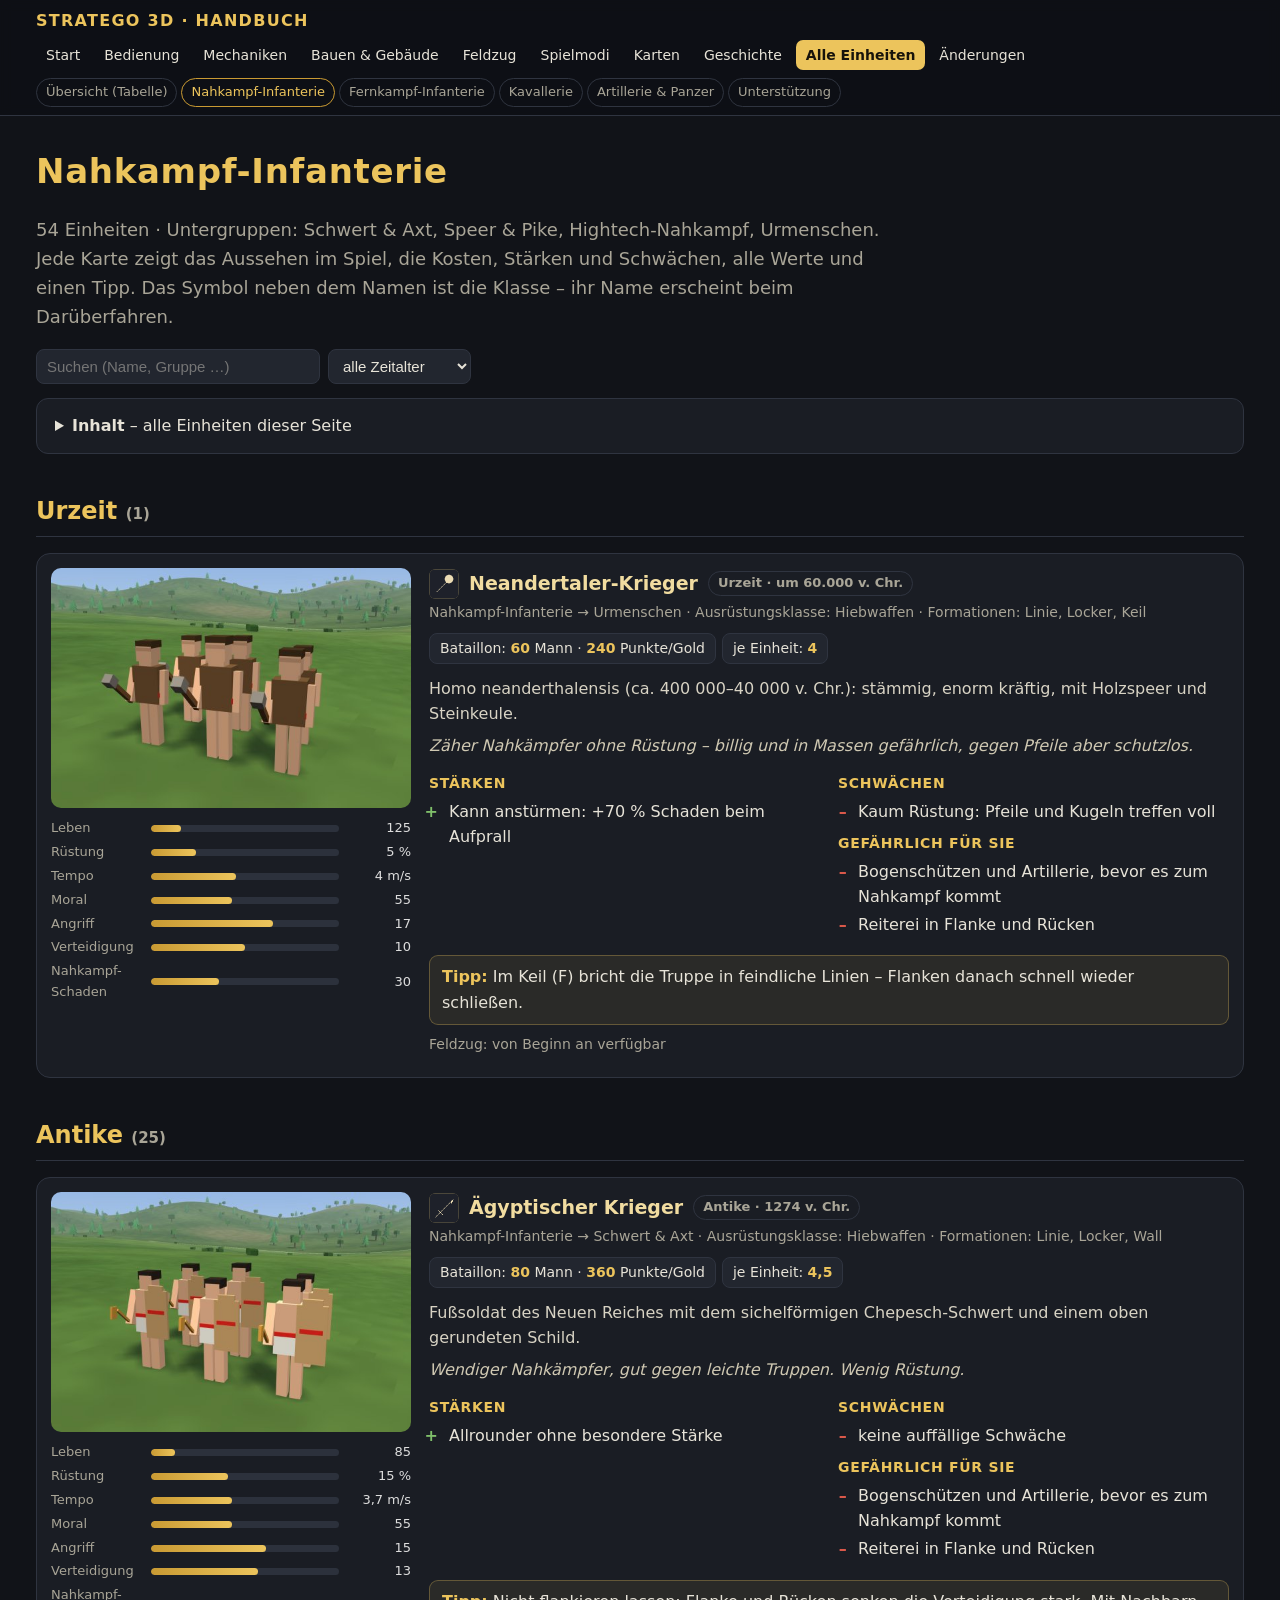
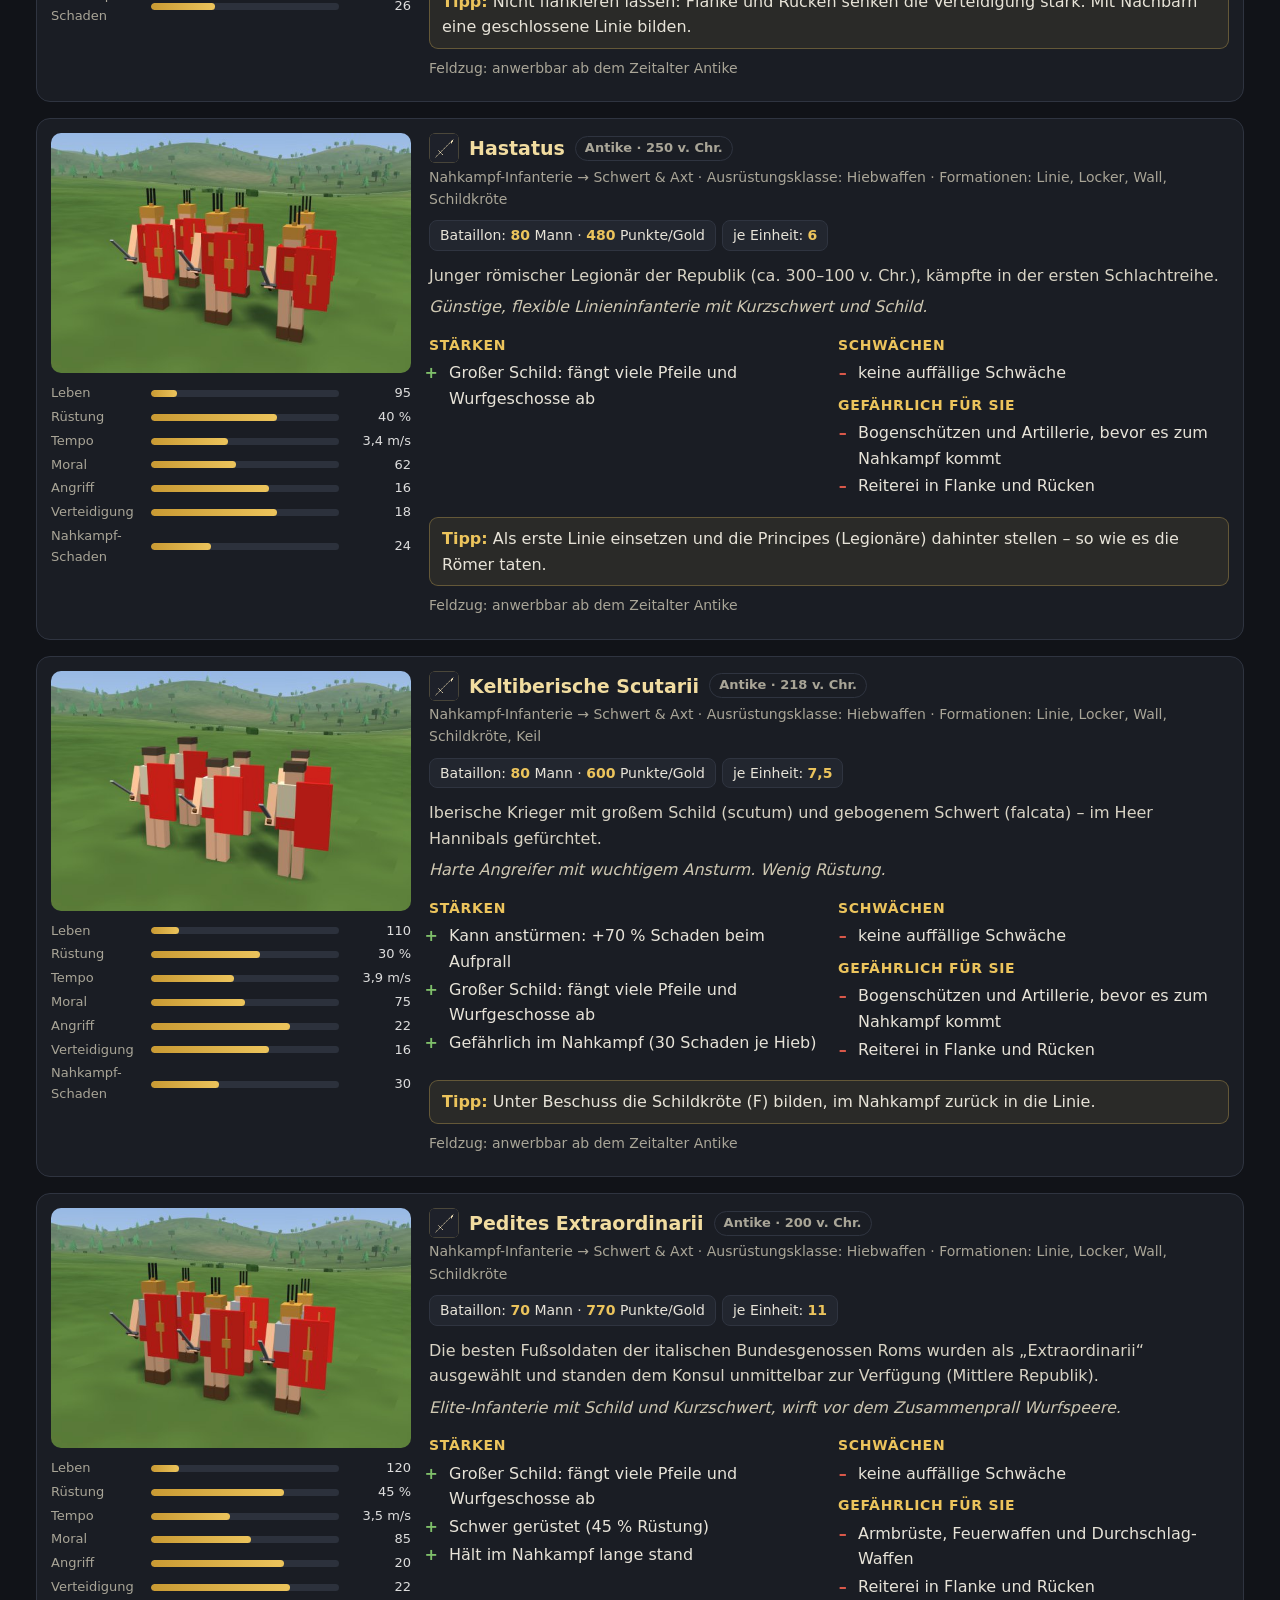
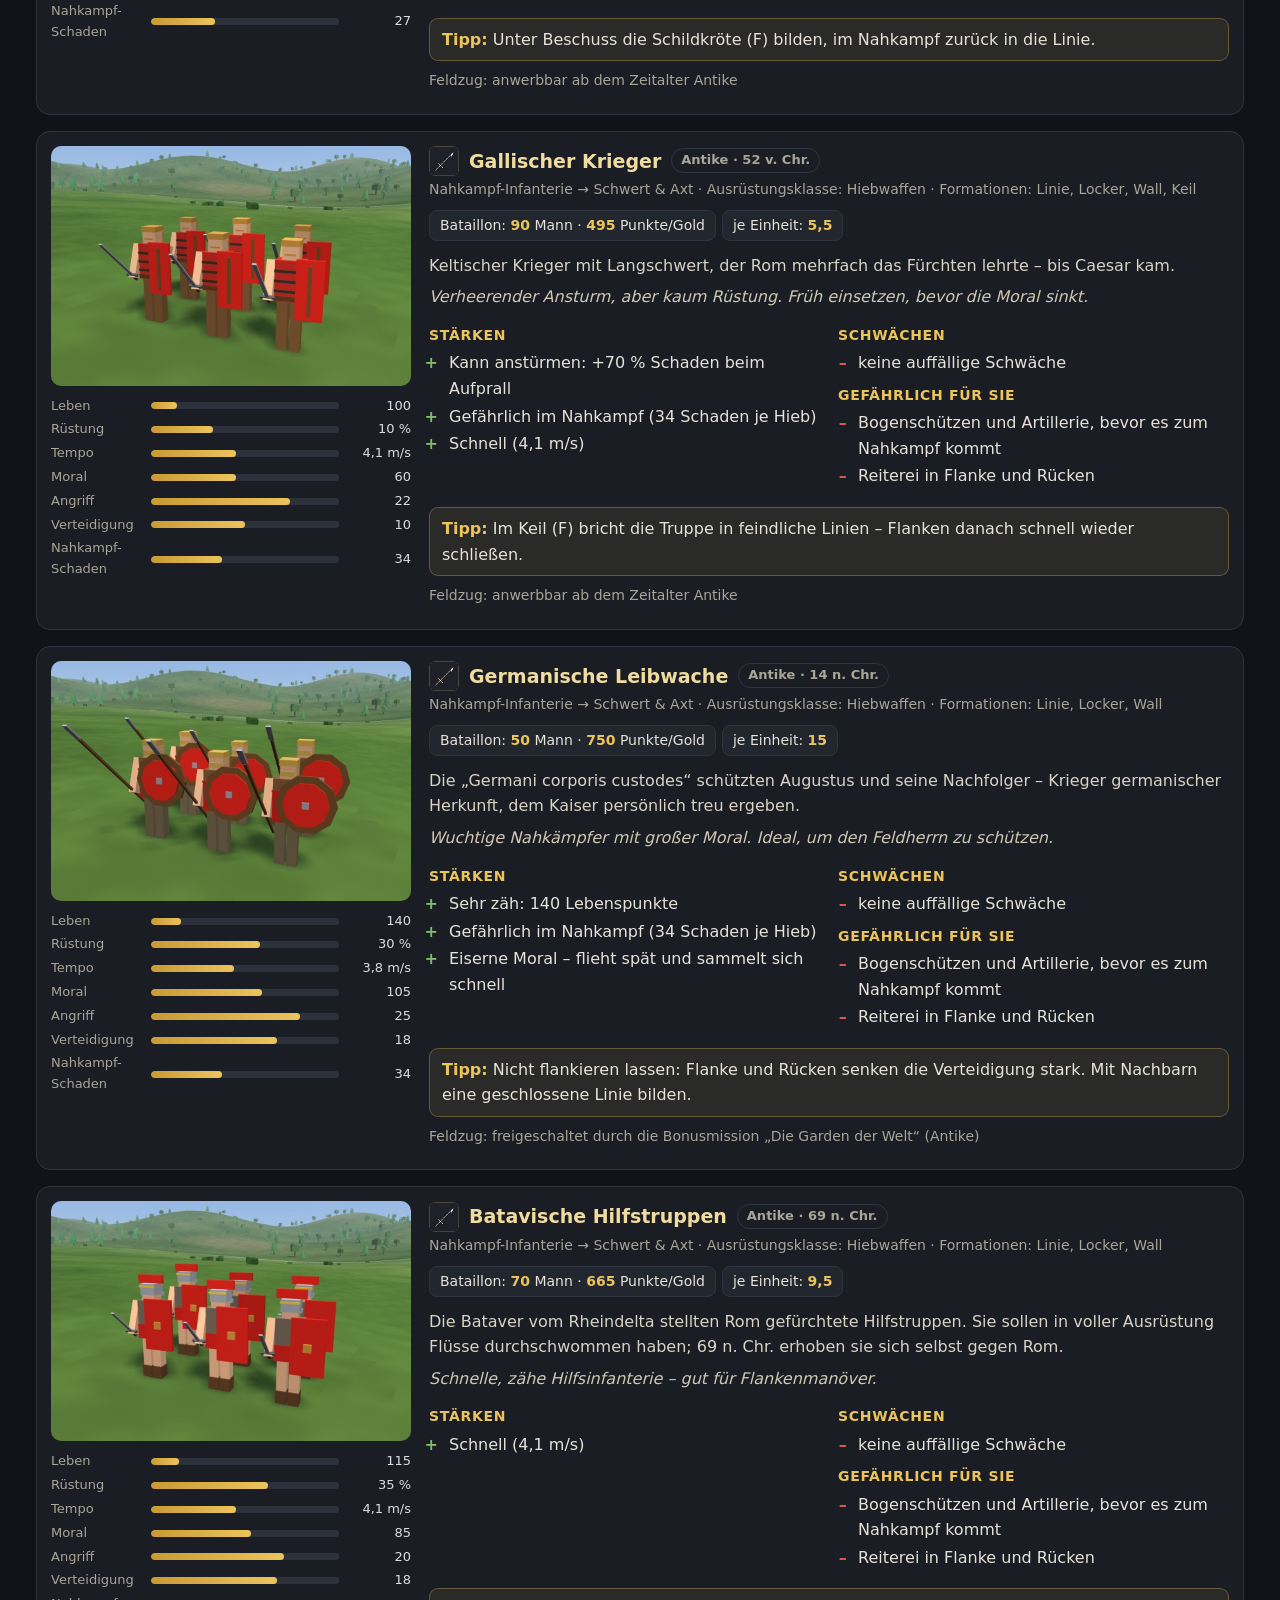
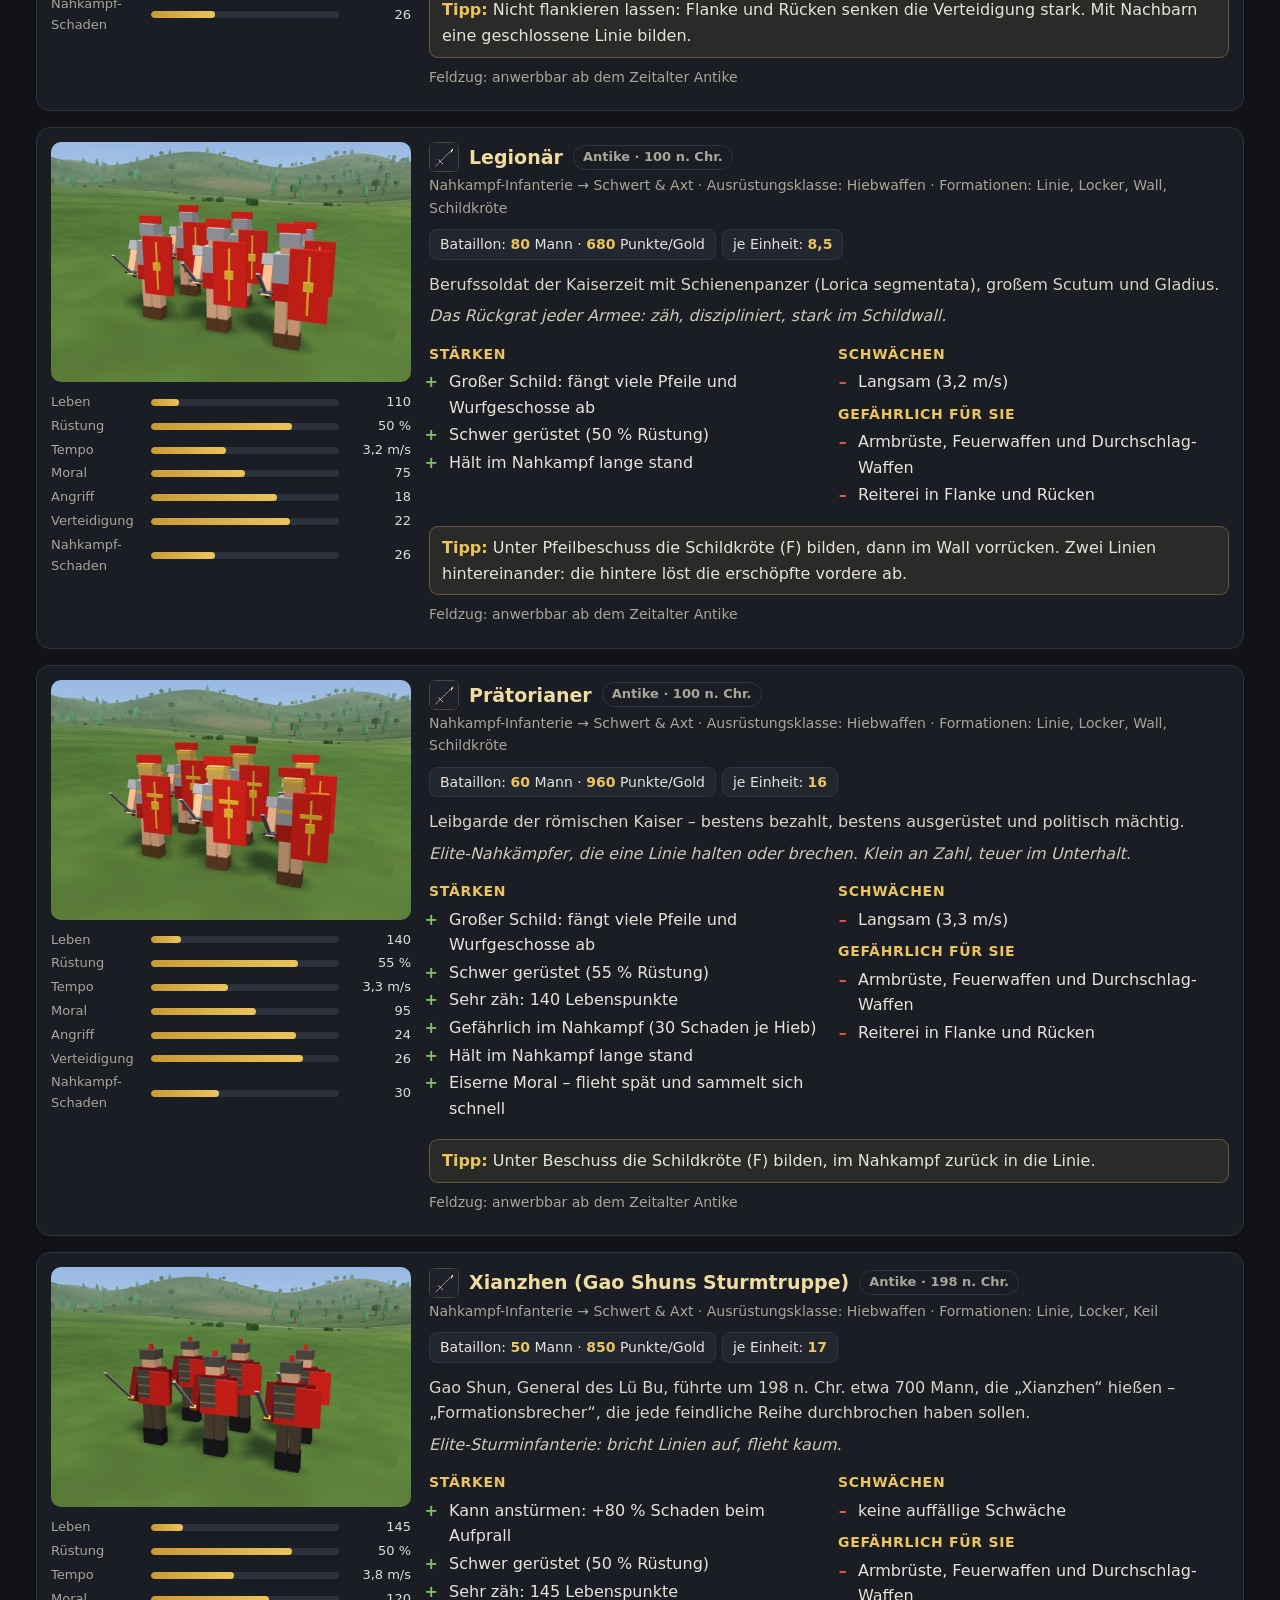
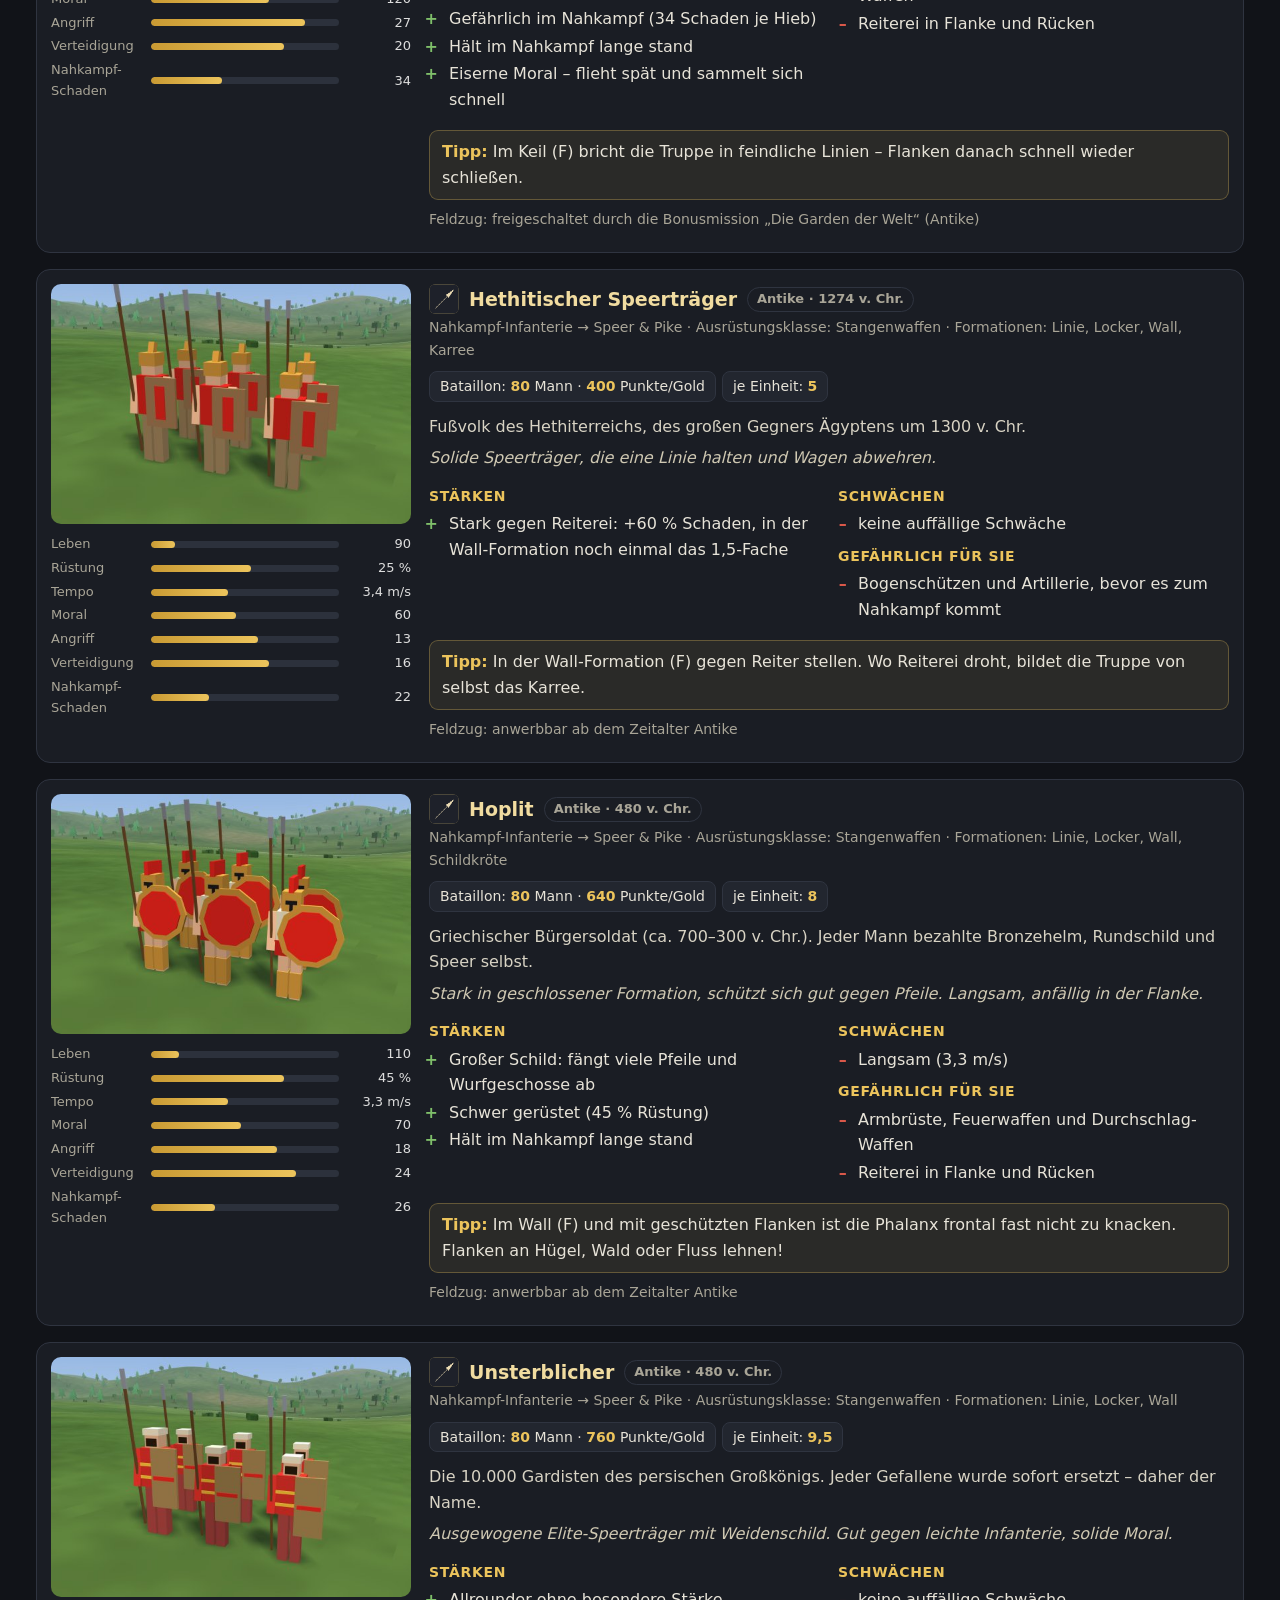
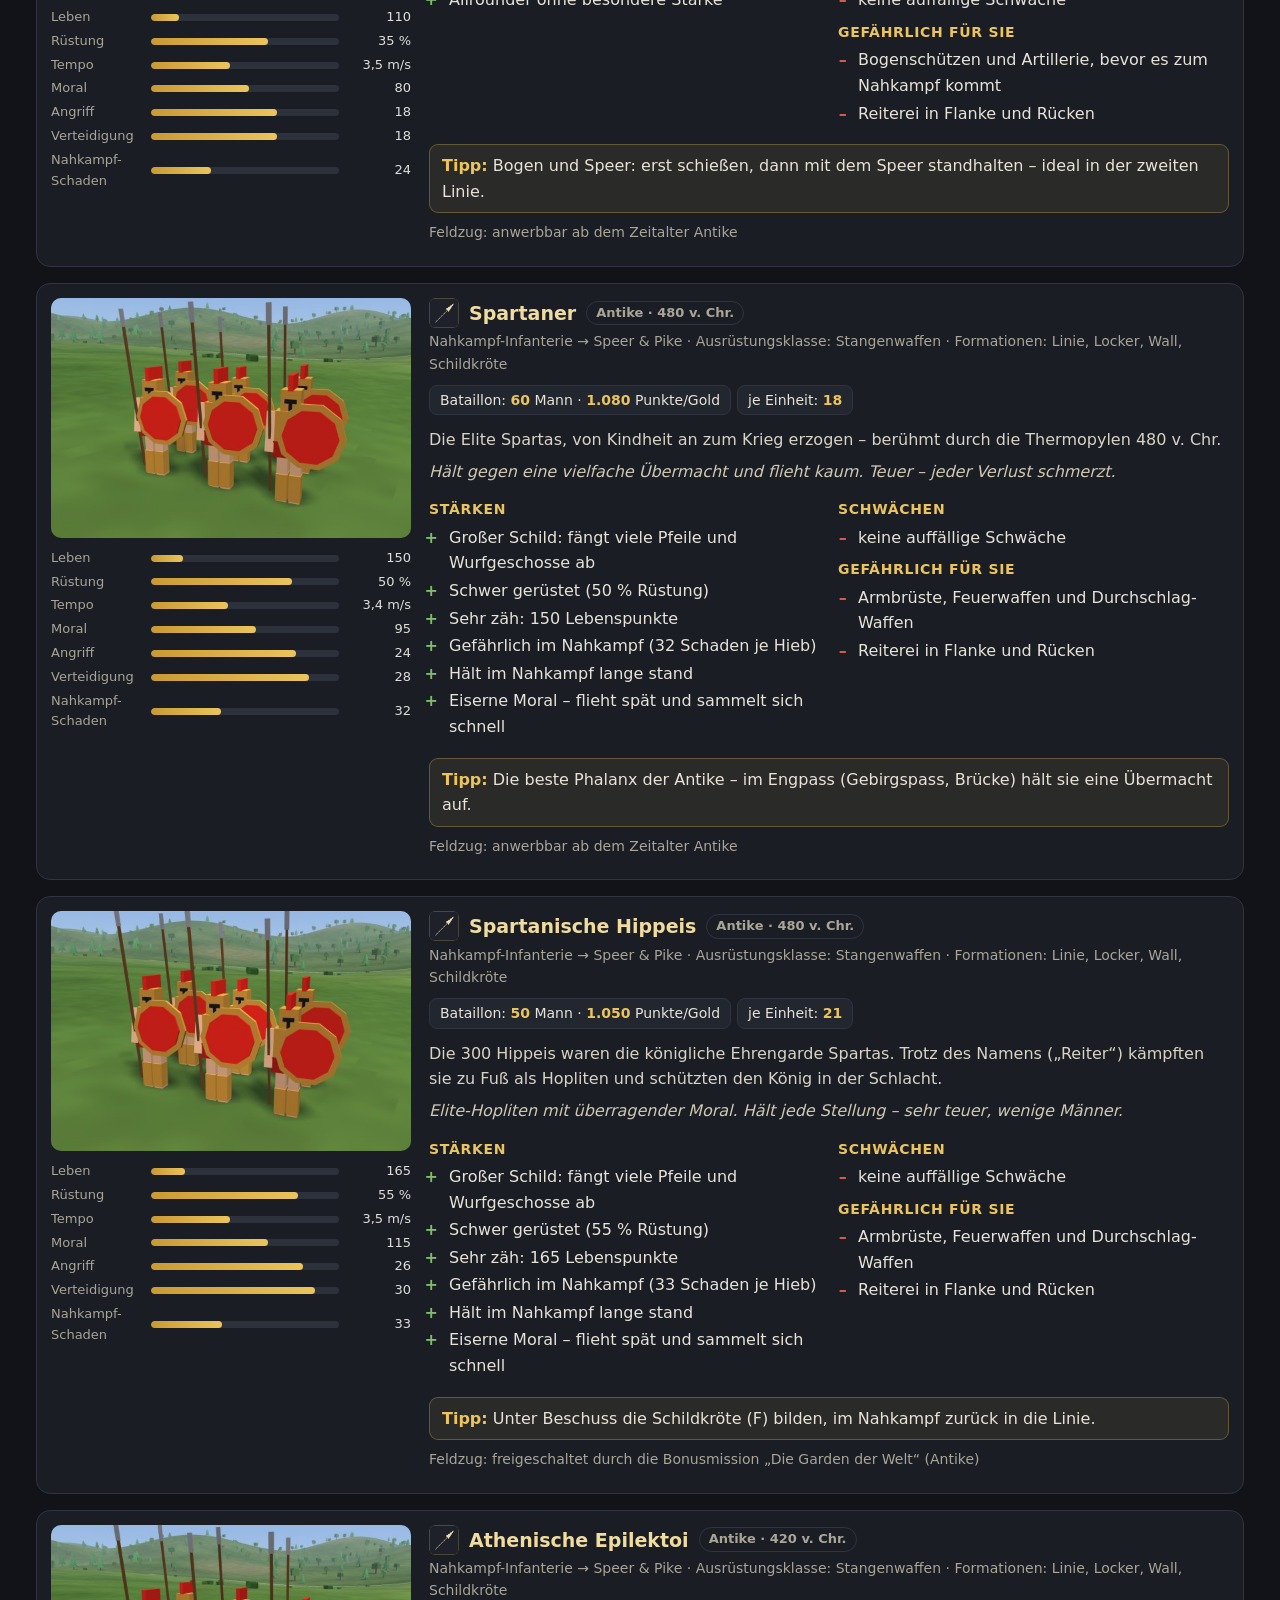
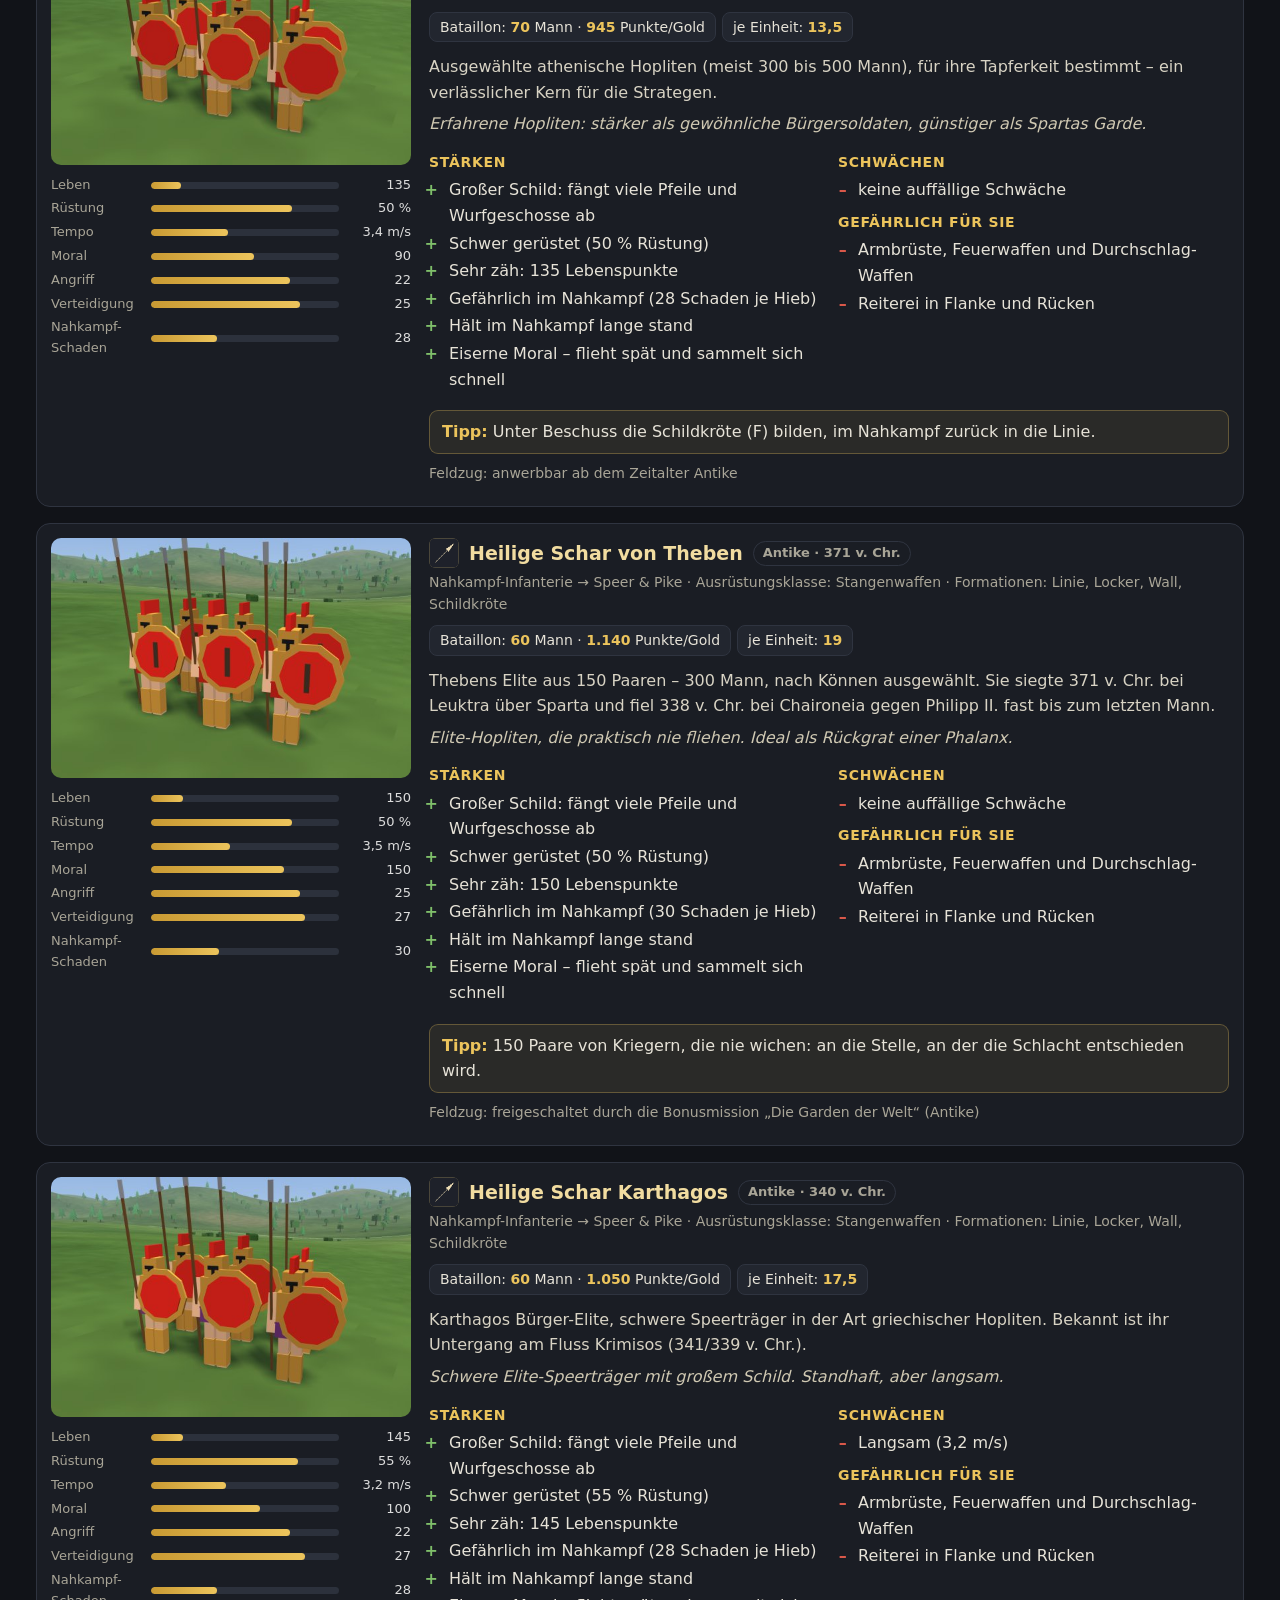
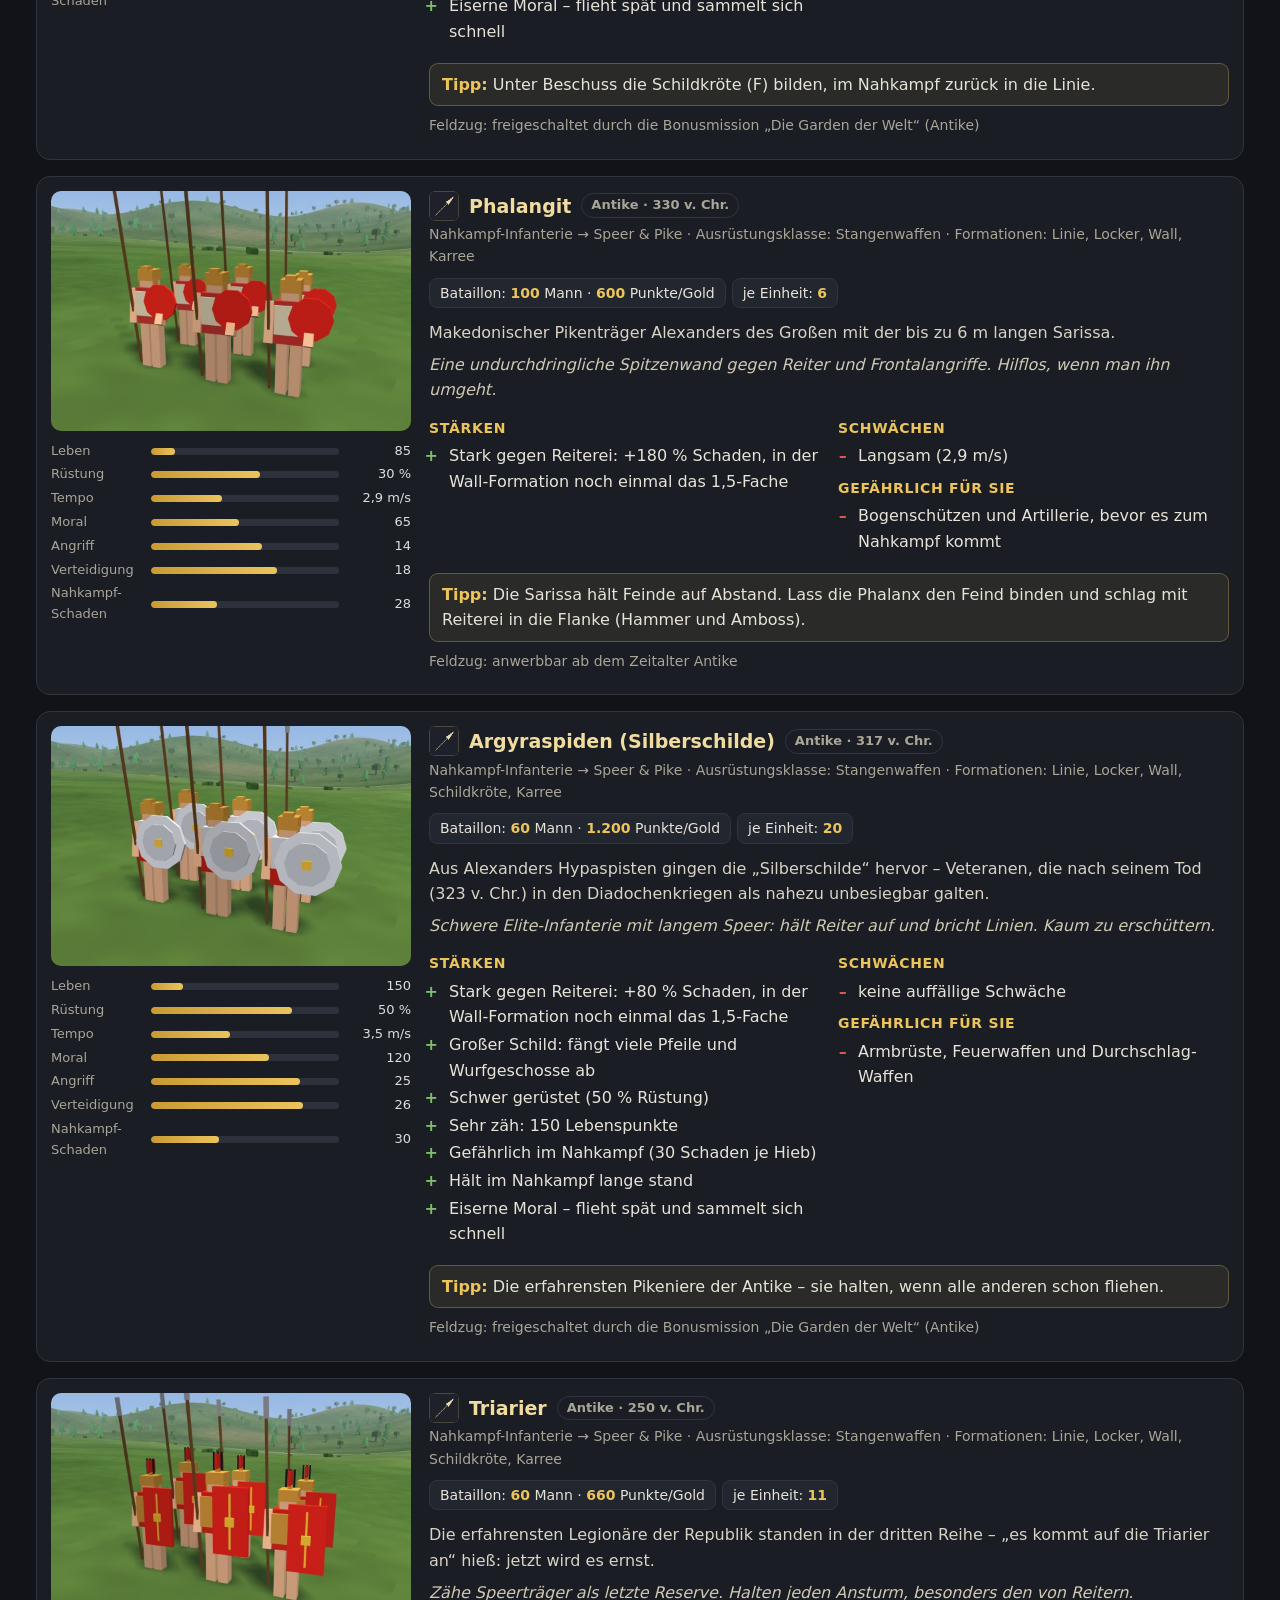
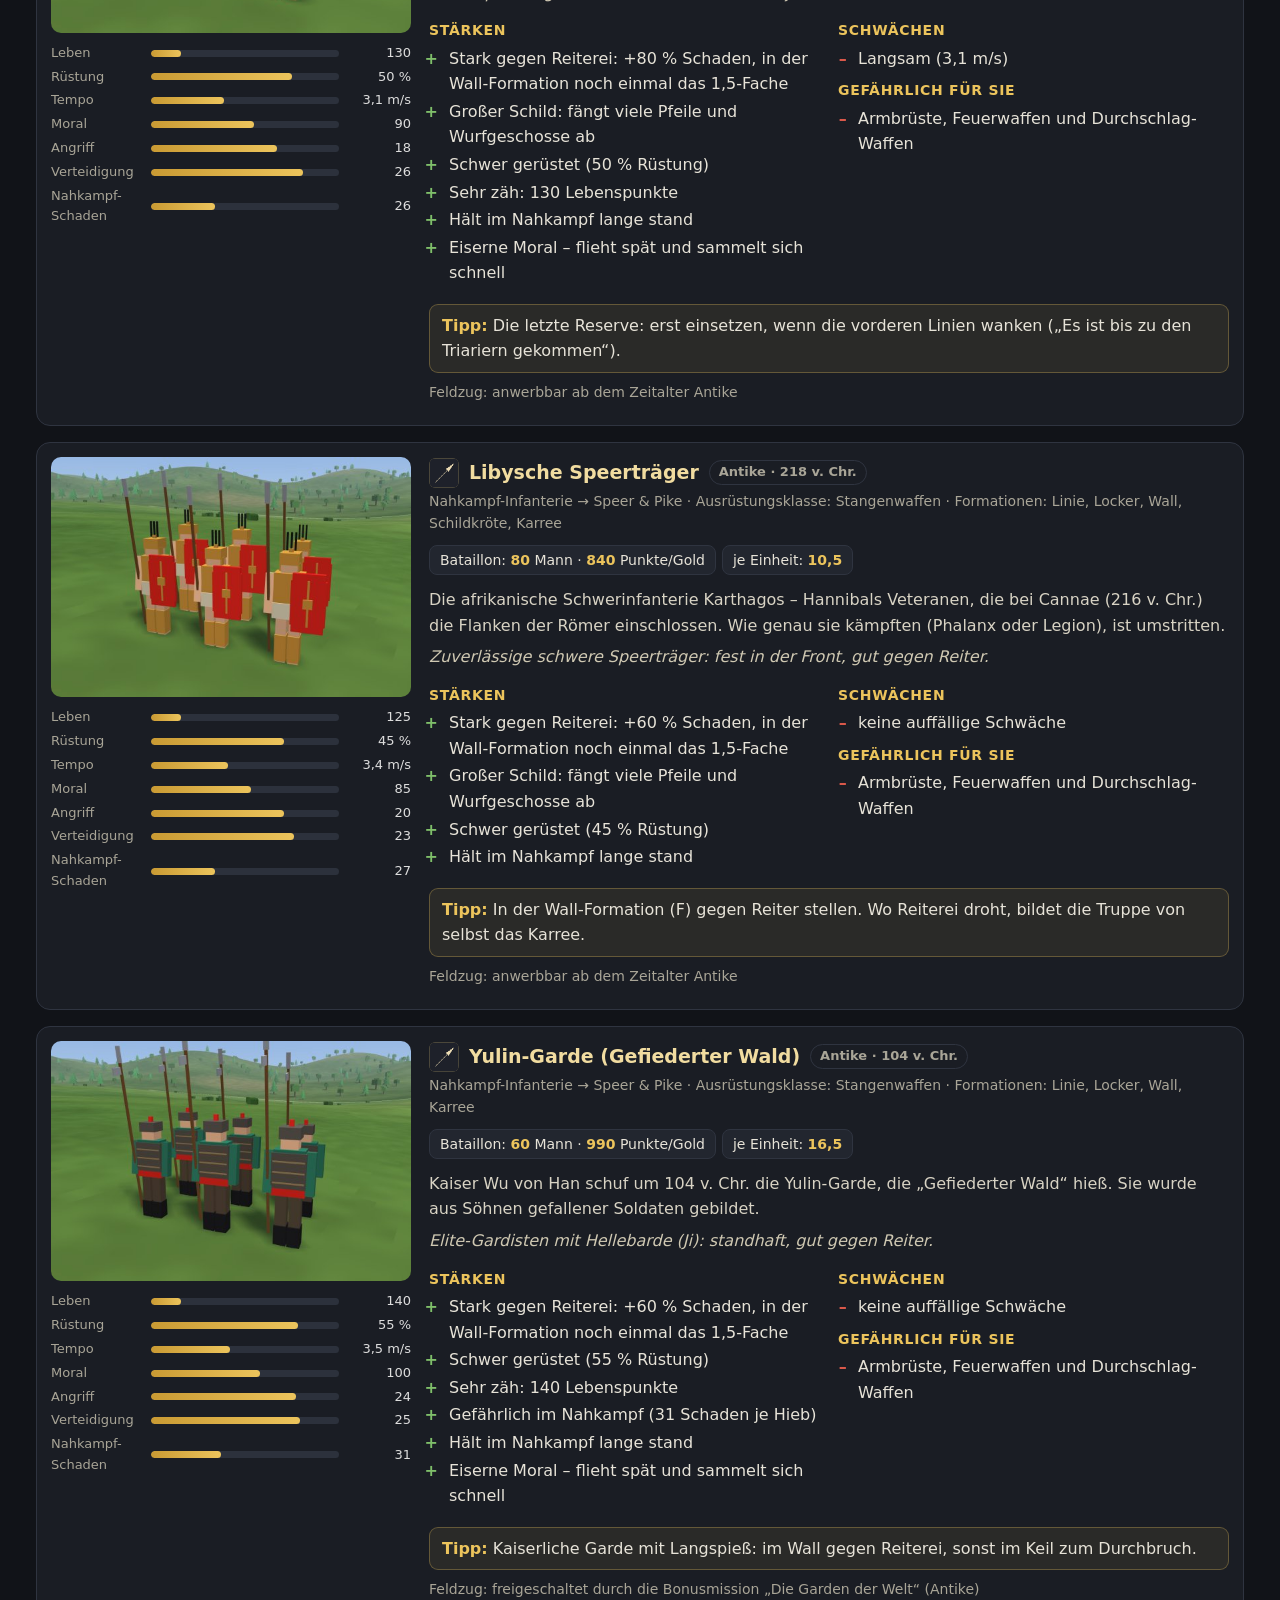
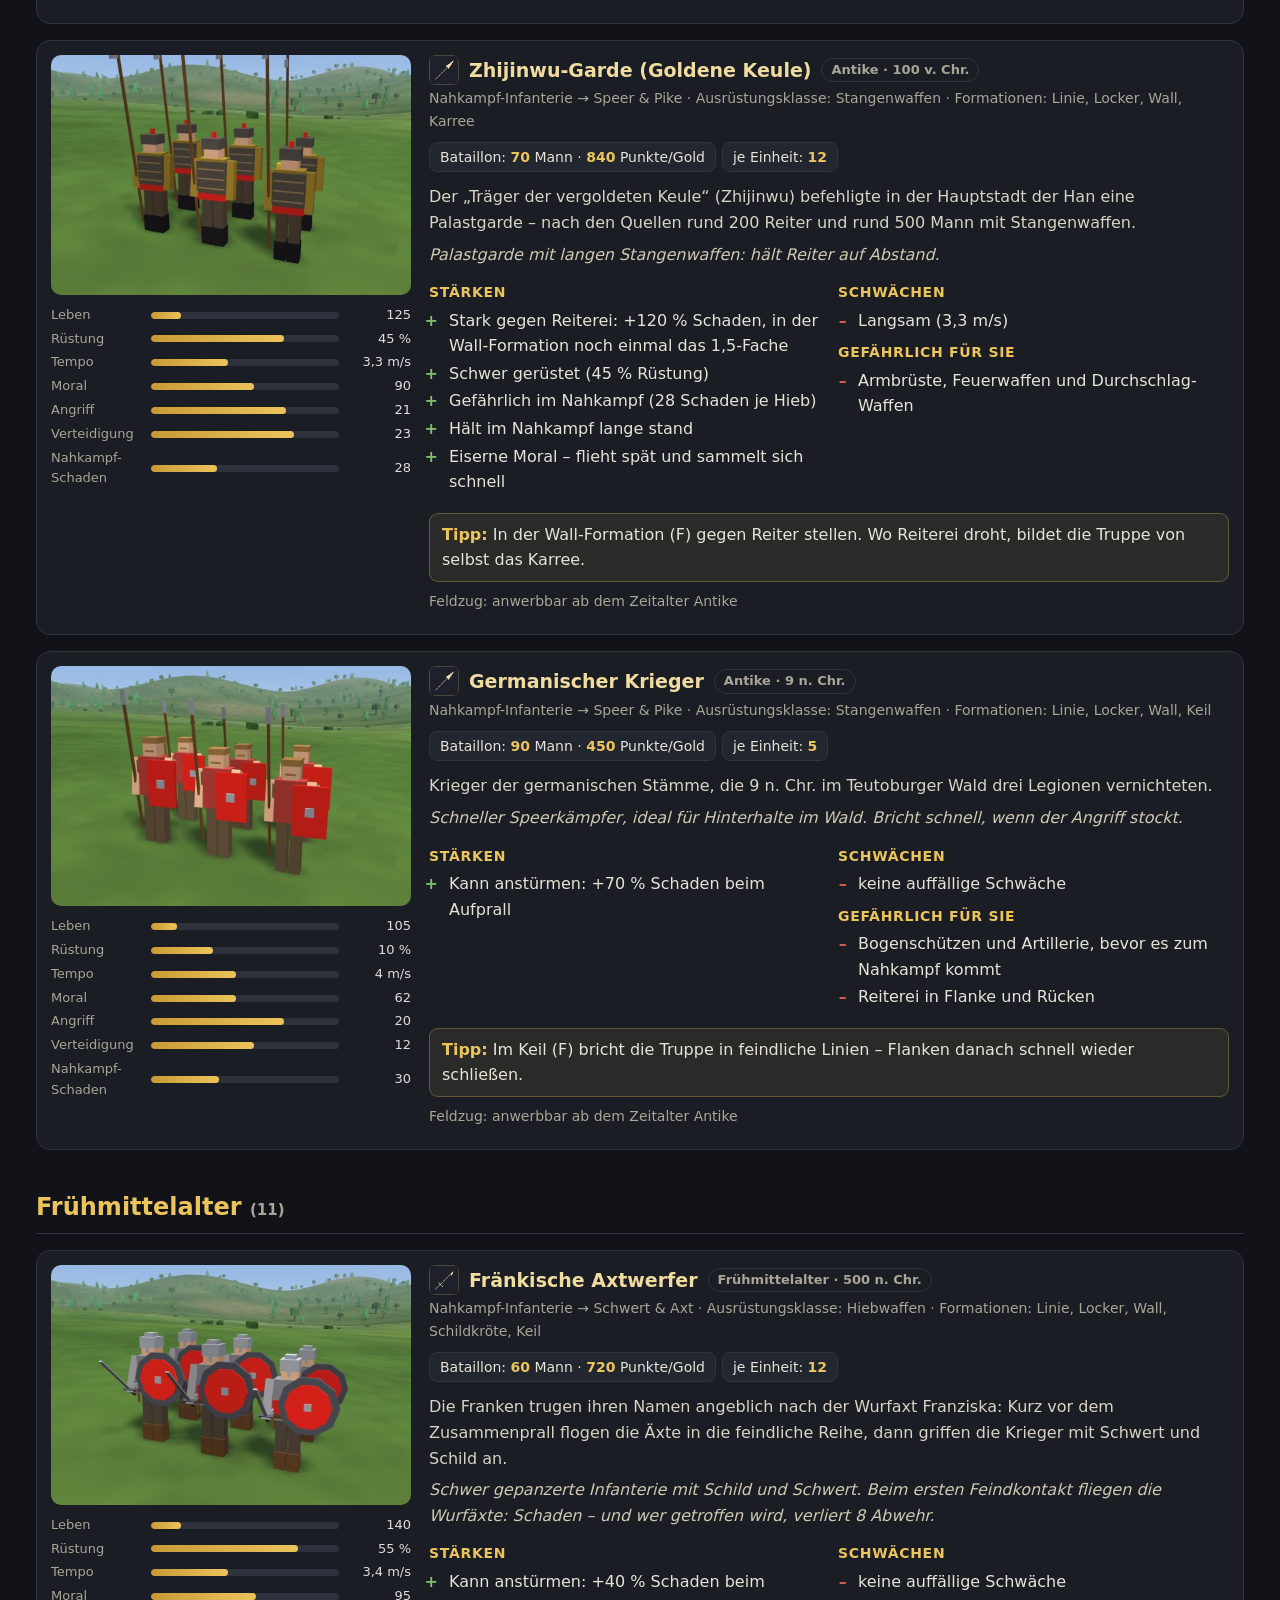
<file: einheiten-infanterie.html>
<!doctype html>
<html lang="de"><head><meta charset="utf-8"><meta name="viewport" content="width=device-width,initial-scale=1">
<title>Nahkampf-Infanterie – Stratego 3D Handbuch</title><link rel="stylesheet" href="stil.css"></head>
<body><header class="top"><div class="in"><a class="logo" href="index.html">STRATEGO 3D · HANDBUCH</a>
<nav><a href="index.html">Start</a><a href="bedienung.html">Bedienung</a><a href="mechaniken.html">Mechaniken</a><a href="bauen.html">Bauen &amp; Gebäude</a><a href="feldzug.html">Feldzug</a><a href="modi.html">Spielmodi</a><a href="karten.html">Karten</a><a href="geschichte.html">Geschichte</a><a href="einheiten.html" class=on>Alle Einheiten</a><a href="changelog.html">Änderungen</a></nav></div><div class="sub"><a href="einheiten.html">Übersicht (Tabelle)</a><a href="einheiten-infanterie.html" class=on>Nahkampf-Infanterie</a><a href="einheiten-fernkampf.html">Fernkampf-Infanterie</a><a href="einheiten-kavallerie.html">Kavallerie</a><a href="einheiten-artillerie.html">Artillerie &amp; Panzer</a><a href="einheiten-unterstuetzung.html">Unterstützung</a></div></header>
<main><h1>Nahkampf-Infanterie</h1>
<p class="lead">54 Einheiten · Untergruppen: Schwert &amp; Axt, Speer &amp; Pike, Hightech-Nahkampf, Urmenschen. Jede Karte zeigt das Aussehen im Spiel, die Kosten, Stärken und
Schwächen, alle Werte und einen Tipp. Das Symbol neben dem Namen ist die Klasse – ihr Name erscheint beim Darüberfahren.</p>
<div class=filter><input id=q placeholder="Suchen (Name, Gruppe …)" size=28><select id=fe><option value="">alle Zeitalter</option><option value="0">Urzeit</option><option value="1">Antike</option><option value="2">Frühmittelalter</option><option value="3">Hochmittelalter</option><option value="4">Renaissance</option><option value="5">Linienzeit</option><option value="9">Zukunft</option></select></div>
<details class=box><summary><b>Inhalt</b> – alle Einheiten dieser Seite</summary><div class=toc><a href="#z0"><b>Urzeit</b></a><a href="#neandertaler">· Neandertaler-Krieger</a><a href="#z1"><b>Antike</b></a><a href="#aegypt_krieger">· Ägyptischer Krieger</a><a href="#hastatus">· Hastatus</a><a href="#scutarii">· Keltiberische Scutarii</a><a href="#pedites_ex">· Pedites Extraordinarii</a><a href="#gallier">· Gallischer Krieger</a><a href="#germ_leibwache">· Germanische Leibwache</a><a href="#bataver">· Batavische Hilfstruppen</a><a href="#legionaer">· Legionär</a><a href="#praetorianer">· Prätorianer</a><a href="#xianzhen">· Xianzhen (Gao Shuns Sturmtruppe)</a><a href="#hethiter">· Hethitischer Speerträger</a><a href="#hoplit">· Hoplit</a><a href="#unsterblicher">· Unsterblicher</a><a href="#spartaner">· Spartaner</a><a href="#hippeis">· Spartanische Hippeis</a><a href="#epilektoi">· Athenische Epilektoi</a><a href="#heilige_schar">· Heilige Schar von Theben</a><a href="#heilige_schar_k">· Heilige Schar Karthagos</a><a href="#phalangit">· Phalangit</a><a href="#argyraspiden">· Argyraspiden (Silberschilde)</a><a href="#triarier">· Triarier</a><a href="#libyer">· Libysche Speerträger</a><a href="#yulin">· Yulin-Garde (Gefiederter Wald)</a><a href="#zhijinwu">· Zhijinwu-Garde (Goldene Keule)</a><a href="#germane">· Germanischer Krieger</a><a href="#z2"><b>Frühmittelalter</b></a><a href="#axtwerfer">· Fränkische Axtwerfer</a><a href="#karolinger">· Karolingische Lanzenträger</a><a href="#wikinger">· Wikinger</a><a href="#berserker">· Berserker</a><a href="#ulfhednar">· Ulfheðnar (Wolfskrieger)</a><a href="#jomswikinger">· Jomswikinger</a><a href="#varaeger">· Warägergarde</a><a href="#huskarl">· Huskarl</a><a href="#franke">· Fränkischer Speerträger</a><a href="#skutatos">· Skutatos (Byzanz)</a><a href="#menavlatoi">· Menavlatoi (Byzanz)</a><a href="#z3"><b>Hochmittelalter</b></a><a href="#kreuzritter">· Kreuzritter</a><a href="#schwert">· Schwertkämpfer</a><a href="#samurai">· Samurai</a><a href="#jaguarkrieger">· Jaguarkrieger (Azteken)</a><a href="#speerknecht">· Speerknecht</a><a href="#bauer">· Bauer</a><a href="#hellebardier">· Hellebardier</a><a href="#z4"><b>Renaissance</b></a><a href="#landsknecht">· Landsknecht</a><a href="#konquistador">· Konquistador</a><a href="#ninja">· Shinobi (Ninja)</a><a href="#pikenier">· Pikenier</a><a href="#ashigaru">· Ashigaru</a><a href="#z5"><b>Linienzeit</b></a><a href="#highlander">· Highlander</a><a href="#zulu">· Zulu-Krieger</a><a href="#z9"><b>Zukunft</b></a><a href="#schildtraeger">· Schildtruppe</a><a href="#cyborg">· Cyborg</a><a href="#dompteur">· Mech-Dompteur</a></div></details><h2 id="z0">Urzeit <small style="color:var(--mut);font-size:15px">(1)</small></h2><section class=unit id="neandertaler" data-f="neandertaler-krieger neandertaler urmenschen urzeit" data-era="0">
<div><img class=pic loading=lazy width=540 height=360 src="bilder/neandertaler.jpg" alt="Neandertaler-Krieger"><div class=stats><div class=bar><span class=n>Leben</span><i><b style="width:16%"></b></i><em>125</em></div><div class=bar><span class=n>Rüstung</span><i><b style="width:24%"></b></i><em>5 %</em></div><div class=bar><span class=n>Tempo</span><i><b style="width:45%"></b></i><em>4 m/s</em></div><div class=bar><span class=n>Moral</span><i><b style="width:43%"></b></i><em>55</em></div><div class=bar><span class=n>Angriff</span><i><b style="width:65%"></b></i><em>17</em></div><div class=bar><span class=n>Verteidigung</span><i><b style="width:50%"></b></i><em>10</em></div><div class=bar><span class=n>Nahkampf-Schaden</span><i><b style="width:36%"></b></i><em>30</em></div></div></div>
<div><h3><img class="sym" src="bilder/symbole/urmensch.png" alt="Urmenschen" title="Urmenschen · Urmenschen"> Neandertaler-Krieger <span class=era>Urzeit · um 60.000 v. Chr.</span></h3>
<div class=meta>Nahkampf-Infanterie → Urmenschen · Ausrüstungsklasse: Hiebwaffen · Formationen: Linie, Locker, Keil</div>
<span class=cost>Bataillon: <b>60</b> Mann · <b>240</b> Punkte/Gold</span><span class=cost>je Einheit: <b>4</b></span>
<p class=desc>Homo neanderthalensis (ca. 400 000–40 000 v. Chr.): stämmig, enorm kräftig, mit Holzspeer und Steinkeule.</p><p class=role>Zäher Nahkämpfer ohne Rüstung – billig und in Massen gefährlich, gegen Pfeile aber schutzlos.</p>
<div class=cols><div><div class=lab>Stärken</div><ul class=plus><li>Kann anstürmen: +70 % Schaden beim Aufprall</li></ul></div>
<div><div class=lab>Schwächen</div><ul class=minus><li>Kaum Rüstung: Pfeile und Kugeln treffen voll</li></ul>
<div class=lab>Gefährlich für sie</div><ul class=minus><li>Bogenschützen und Artillerie, bevor es zum Nahkampf kommt</li><li>Reiterei in Flanke und Rücken</li></ul></div></div>
<div class=tipline><b>Tipp:</b> Im Keil (F) bricht die Truppe in feindliche Linien – Flanken danach schnell wieder schließen.</div>
<div class=meta style="margin-top:8px">Feldzug: von Beginn an verfügbar</div>
</div></section><h2 id="z1">Antike <small style="color:var(--mut);font-size:15px">(25)</small></h2><section class=unit id="aegypt_krieger" data-f="ägyptischer krieger aegypt_krieger schwert &amp; axt antike" data-era="1">
<div><img class=pic loading=lazy width=540 height=360 src="bilder/aegypt_krieger.jpg" alt="Ägyptischer Krieger"><div class=stats><div class=bar><span class=n>Leben</span><i><b style="width:13%"></b></i><em>85</em></div><div class=bar><span class=n>Rüstung</span><i><b style="width:41%"></b></i><em>15 %</em></div><div class=bar><span class=n>Tempo</span><i><b style="width:43%"></b></i><em>3,7 m/s</em></div><div class=bar><span class=n>Moral</span><i><b style="width:43%"></b></i><em>55</em></div><div class=bar><span class=n>Angriff</span><i><b style="width:61%"></b></i><em>15</em></div><div class=bar><span class=n>Verteidigung</span><i><b style="width:57%"></b></i><em>13</em></div><div class=bar><span class=n>Nahkampf-Schaden</span><i><b style="width:34%"></b></i><em>26</em></div></div></div>
<div><h3><img class="sym" src="bilder/symbole/hieb.png" alt="Hiebwaffen (Schwert, Axt, Keule)" title="Hiebwaffen (Schwert, Axt, Keule) · Schwert &amp; Axt"> Ägyptischer Krieger <span class=era>Antike · 1274 v. Chr.</span></h3>
<div class=meta>Nahkampf-Infanterie → Schwert &amp; Axt · Ausrüstungsklasse: Hiebwaffen · Formationen: Linie, Locker, Wall</div>
<span class=cost>Bataillon: <b>80</b> Mann · <b>360</b> Punkte/Gold</span><span class=cost>je Einheit: <b>4,5</b></span>
<p class=desc>Fußsoldat des Neuen Reiches mit dem sichelförmigen Chepesch-Schwert und einem oben gerundeten Schild.</p><p class=role>Wendiger Nahkämpfer, gut gegen leichte Truppen. Wenig Rüstung.</p>
<div class=cols><div><div class=lab>Stärken</div><ul class=plus><li>Allrounder ohne besondere Stärke</li></ul></div>
<div><div class=lab>Schwächen</div><ul class=minus><li>keine auffällige Schwäche</li></ul>
<div class=lab>Gefährlich für sie</div><ul class=minus><li>Bogenschützen und Artillerie, bevor es zum Nahkampf kommt</li><li>Reiterei in Flanke und Rücken</li></ul></div></div>
<div class=tipline><b>Tipp:</b> Nicht flankieren lassen: Flanke und Rücken senken die Verteidigung stark. Mit Nachbarn eine geschlossene Linie bilden.</div>
<div class=meta style="margin-top:8px">Feldzug: anwerbbar ab dem Zeitalter Antike</div>
</div></section><section class=unit id="hastatus" data-f="hastatus hastatus schwert &amp; axt antike" data-era="1">
<div><img class=pic loading=lazy width=540 height=360 src="bilder/hastatus.jpg" alt="Hastatus"><div class=stats><div class=bar><span class=n>Leben</span><i><b style="width:14%"></b></i><em>95</em></div><div class=bar><span class=n>Rüstung</span><i><b style="width:67%"></b></i><em>40 %</em></div><div class=bar><span class=n>Tempo</span><i><b style="width:41%"></b></i><em>3,4 m/s</em></div><div class=bar><span class=n>Moral</span><i><b style="width:45%"></b></i><em>62</em></div><div class=bar><span class=n>Angriff</span><i><b style="width:63%"></b></i><em>16</em></div><div class=bar><span class=n>Verteidigung</span><i><b style="width:67%"></b></i><em>18</em></div><div class=bar><span class=n>Nahkampf-Schaden</span><i><b style="width:32%"></b></i><em>24</em></div></div></div>
<div><h3><img class="sym" src="bilder/symbole/hieb.png" alt="Hiebwaffen (Schwert, Axt, Keule)" title="Hiebwaffen (Schwert, Axt, Keule) · Schwert &amp; Axt"> Hastatus <span class=era>Antike · 250 v. Chr.</span></h3>
<div class=meta>Nahkampf-Infanterie → Schwert &amp; Axt · Ausrüstungsklasse: Hiebwaffen · Formationen: Linie, Locker, Wall, Schildkröte</div>
<span class=cost>Bataillon: <b>80</b> Mann · <b>480</b> Punkte/Gold</span><span class=cost>je Einheit: <b>6</b></span>
<p class=desc>Junger römischer Legionär der Republik (ca. 300–100 v. Chr.), kämpfte in der ersten Schlachtreihe.</p><p class=role>Günstige, flexible Linieninfanterie mit Kurzschwert und Schild.</p>
<div class=cols><div><div class=lab>Stärken</div><ul class=plus><li>Großer Schild: fängt viele Pfeile und Wurfgeschosse ab</li></ul></div>
<div><div class=lab>Schwächen</div><ul class=minus><li>keine auffällige Schwäche</li></ul>
<div class=lab>Gefährlich für sie</div><ul class=minus><li>Bogenschützen und Artillerie, bevor es zum Nahkampf kommt</li><li>Reiterei in Flanke und Rücken</li></ul></div></div>
<div class=tipline><b>Tipp:</b> Als erste Linie einsetzen und die Principes (Legionäre) dahinter stellen – so wie es die Römer taten.</div>
<div class=meta style="margin-top:8px">Feldzug: anwerbbar ab dem Zeitalter Antike</div>
</div></section><section class=unit id="scutarii" data-f="keltiberische scutarii scutarii schwert &amp; axt antike" data-era="1">
<div><img class=pic loading=lazy width=540 height=360 src="bilder/scutarii.jpg" alt="Keltiberische Scutarii"><div class=stats><div class=bar><span class=n>Leben</span><i><b style="width:15%"></b></i><em>110</em></div><div class=bar><span class=n>Rüstung</span><i><b style="width:58%"></b></i><em>30 %</em></div><div class=bar><span class=n>Tempo</span><i><b style="width:44%"></b></i><em>3,9 m/s</em></div><div class=bar><span class=n>Moral</span><i><b style="width:50%"></b></i><em>75</em></div><div class=bar><span class=n>Angriff</span><i><b style="width:74%"></b></i><em>22</em></div><div class=bar><span class=n>Verteidigung</span><i><b style="width:63%"></b></i><em>16</em></div><div class=bar><span class=n>Nahkampf-Schaden</span><i><b style="width:36%"></b></i><em>30</em></div></div></div>
<div><h3><img class="sym" src="bilder/symbole/hieb.png" alt="Hiebwaffen (Schwert, Axt, Keule)" title="Hiebwaffen (Schwert, Axt, Keule) · Schwert &amp; Axt"> Keltiberische Scutarii <span class=era>Antike · 218 v. Chr.</span></h3>
<div class=meta>Nahkampf-Infanterie → Schwert &amp; Axt · Ausrüstungsklasse: Hiebwaffen · Formationen: Linie, Locker, Wall, Schildkröte, Keil</div>
<span class=cost>Bataillon: <b>80</b> Mann · <b>600</b> Punkte/Gold</span><span class=cost>je Einheit: <b>7,5</b></span>
<p class=desc>Iberische Krieger mit großem Schild (scutum) und gebogenem Schwert (falcata) – im Heer Hannibals gefürchtet.</p><p class=role>Harte Angreifer mit wuchtigem Ansturm. Wenig Rüstung.</p>
<div class=cols><div><div class=lab>Stärken</div><ul class=plus><li>Kann anstürmen: +70 % Schaden beim Aufprall</li><li>Großer Schild: fängt viele Pfeile und Wurfgeschosse ab</li><li>Gefährlich im Nahkampf (30 Schaden je Hieb)</li></ul></div>
<div><div class=lab>Schwächen</div><ul class=minus><li>keine auffällige Schwäche</li></ul>
<div class=lab>Gefährlich für sie</div><ul class=minus><li>Bogenschützen und Artillerie, bevor es zum Nahkampf kommt</li><li>Reiterei in Flanke und Rücken</li></ul></div></div>
<div class=tipline><b>Tipp:</b> Unter Beschuss die Schildkröte (F) bilden, im Nahkampf zurück in die Linie.</div>
<div class=meta style="margin-top:8px">Feldzug: anwerbbar ab dem Zeitalter Antike</div>
</div></section><section class=unit id="pedites_ex" data-f="pedites extraordinarii pedites_ex schwert &amp; axt antike" data-era="1">
<div><img class=pic loading=lazy width=540 height=360 src="bilder/pedites_ex.jpg" alt="Pedites Extraordinarii"><div class=stats><div class=bar><span class=n>Leben</span><i><b style="width:15%"></b></i><em>120</em></div><div class=bar><span class=n>Rüstung</span><i><b style="width:71%"></b></i><em>45 %</em></div><div class=bar><span class=n>Tempo</span><i><b style="width:42%"></b></i><em>3,5 m/s</em></div><div class=bar><span class=n>Moral</span><i><b style="width:53%"></b></i><em>85</em></div><div class=bar><span class=n>Angriff</span><i><b style="width:71%"></b></i><em>20</em></div><div class=bar><span class=n>Verteidigung</span><i><b style="width:74%"></b></i><em>22</em></div><div class=bar><span class=n>Nahkampf-Schaden</span><i><b style="width:34%"></b></i><em>27</em></div></div></div>
<div><h3><img class="sym" src="bilder/symbole/hieb.png" alt="Hiebwaffen (Schwert, Axt, Keule)" title="Hiebwaffen (Schwert, Axt, Keule) · Schwert &amp; Axt"> Pedites Extraordinarii <span class=era>Antike · 200 v. Chr.</span></h3>
<div class=meta>Nahkampf-Infanterie → Schwert &amp; Axt · Ausrüstungsklasse: Hiebwaffen · Formationen: Linie, Locker, Wall, Schildkröte</div>
<span class=cost>Bataillon: <b>70</b> Mann · <b>770</b> Punkte/Gold</span><span class=cost>je Einheit: <b>11</b></span>
<p class=desc>Die besten Fußsoldaten der italischen Bundesgenossen Roms wurden als „Extraordinarii“ ausgewählt und standen dem Konsul unmittelbar zur Verfügung (Mittlere Republik).</p><p class=role>Elite-Infanterie mit Schild und Kurzschwert, wirft vor dem Zusammenprall Wurfspeere.</p>
<div class=cols><div><div class=lab>Stärken</div><ul class=plus><li>Großer Schild: fängt viele Pfeile und Wurfgeschosse ab</li><li>Schwer gerüstet (45 % Rüstung)</li><li>Hält im Nahkampf lange stand</li></ul></div>
<div><div class=lab>Schwächen</div><ul class=minus><li>keine auffällige Schwäche</li></ul>
<div class=lab>Gefährlich für sie</div><ul class=minus><li>Armbrüste, Feuerwaffen und Durchschlag-Waffen</li><li>Reiterei in Flanke und Rücken</li></ul></div></div>
<div class=tipline><b>Tipp:</b> Unter Beschuss die Schildkröte (F) bilden, im Nahkampf zurück in die Linie.</div>
<div class=meta style="margin-top:8px">Feldzug: anwerbbar ab dem Zeitalter Antike</div>
</div></section><section class=unit id="gallier" data-f="gallischer krieger gallier schwert &amp; axt antike" data-era="1">
<div><img class=pic loading=lazy width=540 height=360 src="bilder/gallier.jpg" alt="Gallischer Krieger"><div class=stats><div class=bar><span class=n>Leben</span><i><b style="width:14%"></b></i><em>100</em></div><div class=bar><span class=n>Rüstung</span><i><b style="width:33%"></b></i><em>10 %</em></div><div class=bar><span class=n>Tempo</span><i><b style="width:45%"></b></i><em>4,1 m/s</em></div><div class=bar><span class=n>Moral</span><i><b style="width:45%"></b></i><em>60</em></div><div class=bar><span class=n>Angriff</span><i><b style="width:74%"></b></i><em>22</em></div><div class=bar><span class=n>Verteidigung</span><i><b style="width:50%"></b></i><em>10</em></div><div class=bar><span class=n>Nahkampf-Schaden</span><i><b style="width:38%"></b></i><em>34</em></div></div></div>
<div><h3><img class="sym" src="bilder/symbole/hieb.png" alt="Hiebwaffen (Schwert, Axt, Keule)" title="Hiebwaffen (Schwert, Axt, Keule) · Schwert &amp; Axt"> Gallischer Krieger <span class=era>Antike · 52 v. Chr.</span></h3>
<div class=meta>Nahkampf-Infanterie → Schwert &amp; Axt · Ausrüstungsklasse: Hiebwaffen · Formationen: Linie, Locker, Wall, Keil</div>
<span class=cost>Bataillon: <b>90</b> Mann · <b>495</b> Punkte/Gold</span><span class=cost>je Einheit: <b>5,5</b></span>
<p class=desc>Keltischer Krieger mit Langschwert, der Rom mehrfach das Fürchten lehrte – bis Caesar kam.</p><p class=role>Verheerender Ansturm, aber kaum Rüstung. Früh einsetzen, bevor die Moral sinkt.</p>
<div class=cols><div><div class=lab>Stärken</div><ul class=plus><li>Kann anstürmen: +70 % Schaden beim Aufprall</li><li>Gefährlich im Nahkampf (34 Schaden je Hieb)</li><li>Schnell (4,1 m/s)</li></ul></div>
<div><div class=lab>Schwächen</div><ul class=minus><li>keine auffällige Schwäche</li></ul>
<div class=lab>Gefährlich für sie</div><ul class=minus><li>Bogenschützen und Artillerie, bevor es zum Nahkampf kommt</li><li>Reiterei in Flanke und Rücken</li></ul></div></div>
<div class=tipline><b>Tipp:</b> Im Keil (F) bricht die Truppe in feindliche Linien – Flanken danach schnell wieder schließen.</div>
<div class=meta style="margin-top:8px">Feldzug: anwerbbar ab dem Zeitalter Antike</div>
</div></section><section class=unit id="germ_leibwache" data-f="germanische leibwache germ_leibwache schwert &amp; axt antike" data-era="1">
<div><img class=pic loading=lazy width=540 height=360 src="bilder/germ_leibwache.jpg" alt="Germanische Leibwache"><div class=stats><div class=bar><span class=n>Leben</span><i><b style="width:16%"></b></i><em>140</em></div><div class=bar><span class=n>Rüstung</span><i><b style="width:58%"></b></i><em>30 %</em></div><div class=bar><span class=n>Tempo</span><i><b style="width:44%"></b></i><em>3,8 m/s</em></div><div class=bar><span class=n>Moral</span><i><b style="width:59%"></b></i><em>105</em></div><div class=bar><span class=n>Angriff</span><i><b style="width:79%"></b></i><em>25</em></div><div class=bar><span class=n>Verteidigung</span><i><b style="width:67%"></b></i><em>18</em></div><div class=bar><span class=n>Nahkampf-Schaden</span><i><b style="width:38%"></b></i><em>34</em></div></div></div>
<div><h3><img class="sym" src="bilder/symbole/hieb.png" alt="Hiebwaffen (Schwert, Axt, Keule)" title="Hiebwaffen (Schwert, Axt, Keule) · Schwert &amp; Axt"> Germanische Leibwache <span class=era>Antike · 14 n. Chr.</span></h3>
<div class=meta>Nahkampf-Infanterie → Schwert &amp; Axt · Ausrüstungsklasse: Hiebwaffen · Formationen: Linie, Locker, Wall</div>
<span class=cost>Bataillon: <b>50</b> Mann · <b>750</b> Punkte/Gold</span><span class=cost>je Einheit: <b>15</b></span>
<p class=desc>Die „Germani corporis custodes“ schützten Augustus und seine Nachfolger – Krieger germanischer Herkunft, dem Kaiser persönlich treu ergeben.</p><p class=role>Wuchtige Nahkämpfer mit großer Moral. Ideal, um den Feldherrn zu schützen.</p>
<div class=cols><div><div class=lab>Stärken</div><ul class=plus><li>Sehr zäh: 140 Lebenspunkte</li><li>Gefährlich im Nahkampf (34 Schaden je Hieb)</li><li>Eiserne Moral – flieht spät und sammelt sich schnell</li></ul></div>
<div><div class=lab>Schwächen</div><ul class=minus><li>keine auffällige Schwäche</li></ul>
<div class=lab>Gefährlich für sie</div><ul class=minus><li>Bogenschützen und Artillerie, bevor es zum Nahkampf kommt</li><li>Reiterei in Flanke und Rücken</li></ul></div></div>
<div class=tipline><b>Tipp:</b> Nicht flankieren lassen: Flanke und Rücken senken die Verteidigung stark. Mit Nachbarn eine geschlossene Linie bilden.</div>
<div class=meta style="margin-top:8px">Feldzug: freigeschaltet durch die Bonusmission „Die Garden der Welt“ (Antike)</div>
</div></section><section class=unit id="bataver" data-f="batavische hilfstruppen bataver schwert &amp; axt antike" data-era="1">
<div><img class=pic loading=lazy width=540 height=360 src="bilder/bataver.jpg" alt="Batavische Hilfstruppen"><div class=stats><div class=bar><span class=n>Leben</span><i><b style="width:15%"></b></i><em>115</em></div><div class=bar><span class=n>Rüstung</span><i><b style="width:62%"></b></i><em>35 %</em></div><div class=bar><span class=n>Tempo</span><i><b style="width:45%"></b></i><em>4,1 m/s</em></div><div class=bar><span class=n>Moral</span><i><b style="width:53%"></b></i><em>85</em></div><div class=bar><span class=n>Angriff</span><i><b style="width:71%"></b></i><em>20</em></div><div class=bar><span class=n>Verteidigung</span><i><b style="width:67%"></b></i><em>18</em></div><div class=bar><span class=n>Nahkampf-Schaden</span><i><b style="width:34%"></b></i><em>26</em></div></div></div>
<div><h3><img class="sym" src="bilder/symbole/hieb.png" alt="Hiebwaffen (Schwert, Axt, Keule)" title="Hiebwaffen (Schwert, Axt, Keule) · Schwert &amp; Axt"> Batavische Hilfstruppen <span class=era>Antike · 69 n. Chr.</span></h3>
<div class=meta>Nahkampf-Infanterie → Schwert &amp; Axt · Ausrüstungsklasse: Hiebwaffen · Formationen: Linie, Locker, Wall</div>
<span class=cost>Bataillon: <b>70</b> Mann · <b>665</b> Punkte/Gold</span><span class=cost>je Einheit: <b>9,5</b></span>
<p class=desc>Die Bataver vom Rheindelta stellten Rom gefürchtete Hilfstruppen. Sie sollen in voller Ausrüstung Flüsse durchschwommen haben; 69 n. Chr. erhoben sie sich selbst gegen Rom.</p><p class=role>Schnelle, zähe Hilfsinfanterie – gut für Flankenmanöver.</p>
<div class=cols><div><div class=lab>Stärken</div><ul class=plus><li>Schnell (4,1 m/s)</li></ul></div>
<div><div class=lab>Schwächen</div><ul class=minus><li>keine auffällige Schwäche</li></ul>
<div class=lab>Gefährlich für sie</div><ul class=minus><li>Bogenschützen und Artillerie, bevor es zum Nahkampf kommt</li><li>Reiterei in Flanke und Rücken</li></ul></div></div>
<div class=tipline><b>Tipp:</b> Nicht flankieren lassen: Flanke und Rücken senken die Verteidigung stark. Mit Nachbarn eine geschlossene Linie bilden.</div>
<div class=meta style="margin-top:8px">Feldzug: anwerbbar ab dem Zeitalter Antike</div>
</div></section><section class=unit id="legionaer" data-f="legionär legionaer schwert &amp; axt antike" data-era="1">
<div><img class=pic loading=lazy width=540 height=360 src="bilder/legionaer.jpg" alt="Legionär"><div class=stats><div class=bar><span class=n>Leben</span><i><b style="width:15%"></b></i><em>110</em></div><div class=bar><span class=n>Rüstung</span><i><b style="width:75%"></b></i><em>50 %</em></div><div class=bar><span class=n>Tempo</span><i><b style="width:40%"></b></i><em>3,2 m/s</em></div><div class=bar><span class=n>Moral</span><i><b style="width:50%"></b></i><em>75</em></div><div class=bar><span class=n>Angriff</span><i><b style="width:67%"></b></i><em>18</em></div><div class=bar><span class=n>Verteidigung</span><i><b style="width:74%"></b></i><em>22</em></div><div class=bar><span class=n>Nahkampf-Schaden</span><i><b style="width:34%"></b></i><em>26</em></div></div></div>
<div><h3><img class="sym" src="bilder/symbole/hieb.png" alt="Hiebwaffen (Schwert, Axt, Keule)" title="Hiebwaffen (Schwert, Axt, Keule) · Schwert &amp; Axt"> Legionär <span class=era>Antike · 100 n. Chr.</span></h3>
<div class=meta>Nahkampf-Infanterie → Schwert &amp; Axt · Ausrüstungsklasse: Hiebwaffen · Formationen: Linie, Locker, Wall, Schildkröte</div>
<span class=cost>Bataillon: <b>80</b> Mann · <b>680</b> Punkte/Gold</span><span class=cost>je Einheit: <b>8,5</b></span>
<p class=desc>Berufssoldat der Kaiserzeit mit Schienenpanzer (Lorica segmentata), großem Scutum und Gladius.</p><p class=role>Das Rückgrat jeder Armee: zäh, diszipliniert, stark im Schildwall.</p>
<div class=cols><div><div class=lab>Stärken</div><ul class=plus><li>Großer Schild: fängt viele Pfeile und Wurfgeschosse ab</li><li>Schwer gerüstet (50 % Rüstung)</li><li>Hält im Nahkampf lange stand</li></ul></div>
<div><div class=lab>Schwächen</div><ul class=minus><li>Langsam (3,2 m/s)</li></ul>
<div class=lab>Gefährlich für sie</div><ul class=minus><li>Armbrüste, Feuerwaffen und Durchschlag-Waffen</li><li>Reiterei in Flanke und Rücken</li></ul></div></div>
<div class=tipline><b>Tipp:</b> Unter Pfeilbeschuss die Schildkröte (F) bilden, dann im Wall vorrücken. Zwei Linien hintereinander: die hintere löst die erschöpfte vordere ab.</div>
<div class=meta style="margin-top:8px">Feldzug: anwerbbar ab dem Zeitalter Antike</div>
</div></section><section class=unit id="praetorianer" data-f="prätorianer praetorianer schwert &amp; axt antike" data-era="1">
<div><img class=pic loading=lazy width=540 height=360 src="bilder/praetorianer.jpg" alt="Prätorianer"><div class=stats><div class=bar><span class=n>Leben</span><i><b style="width:16%"></b></i><em>140</em></div><div class=bar><span class=n>Rüstung</span><i><b style="width:78%"></b></i><em>55 %</em></div><div class=bar><span class=n>Tempo</span><i><b style="width:41%"></b></i><em>3,3 m/s</em></div><div class=bar><span class=n>Moral</span><i><b style="width:56%"></b></i><em>95</em></div><div class=bar><span class=n>Angriff</span><i><b style="width:77%"></b></i><em>24</em></div><div class=bar><span class=n>Verteidigung</span><i><b style="width:81%"></b></i><em>26</em></div><div class=bar><span class=n>Nahkampf-Schaden</span><i><b style="width:36%"></b></i><em>30</em></div></div></div>
<div><h3><img class="sym" src="bilder/symbole/hieb.png" alt="Hiebwaffen (Schwert, Axt, Keule)" title="Hiebwaffen (Schwert, Axt, Keule) · Schwert &amp; Axt"> Prätorianer <span class=era>Antike · 100 n. Chr.</span></h3>
<div class=meta>Nahkampf-Infanterie → Schwert &amp; Axt · Ausrüstungsklasse: Hiebwaffen · Formationen: Linie, Locker, Wall, Schildkröte</div>
<span class=cost>Bataillon: <b>60</b> Mann · <b>960</b> Punkte/Gold</span><span class=cost>je Einheit: <b>16</b></span>
<p class=desc>Leibgarde der römischen Kaiser – bestens bezahlt, bestens ausgerüstet und politisch mächtig.</p><p class=role>Elite-Nahkämpfer, die eine Linie halten oder brechen. Klein an Zahl, teuer im Unterhalt.</p>
<div class=cols><div><div class=lab>Stärken</div><ul class=plus><li>Großer Schild: fängt viele Pfeile und Wurfgeschosse ab</li><li>Schwer gerüstet (55 % Rüstung)</li><li>Sehr zäh: 140 Lebenspunkte</li><li>Gefährlich im Nahkampf (30 Schaden je Hieb)</li><li>Hält im Nahkampf lange stand</li><li>Eiserne Moral – flieht spät und sammelt sich schnell</li></ul></div>
<div><div class=lab>Schwächen</div><ul class=minus><li>Langsam (3,3 m/s)</li></ul>
<div class=lab>Gefährlich für sie</div><ul class=minus><li>Armbrüste, Feuerwaffen und Durchschlag-Waffen</li><li>Reiterei in Flanke und Rücken</li></ul></div></div>
<div class=tipline><b>Tipp:</b> Unter Beschuss die Schildkröte (F) bilden, im Nahkampf zurück in die Linie.</div>
<div class=meta style="margin-top:8px">Feldzug: anwerbbar ab dem Zeitalter Antike</div>
</div></section><section class=unit id="xianzhen" data-f="xianzhen (gao shuns sturmtruppe) xianzhen schwert &amp; axt antike" data-era="1">
<div><img class=pic loading=lazy width=540 height=360 src="bilder/xianzhen.jpg" alt="Xianzhen (Gao Shuns Sturmtruppe)"><div class=stats><div class=bar><span class=n>Leben</span><i><b style="width:17%"></b></i><em>145</em></div><div class=bar><span class=n>Rüstung</span><i><b style="width:75%"></b></i><em>50 %</em></div><div class=bar><span class=n>Tempo</span><i><b style="width:44%"></b></i><em>3,8 m/s</em></div><div class=bar><span class=n>Moral</span><i><b style="width:63%"></b></i><em>120</em></div><div class=bar><span class=n>Angriff</span><i><b style="width:82%"></b></i><em>27</em></div><div class=bar><span class=n>Verteidigung</span><i><b style="width:71%"></b></i><em>20</em></div><div class=bar><span class=n>Nahkampf-Schaden</span><i><b style="width:38%"></b></i><em>34</em></div></div></div>
<div><h3><img class="sym" src="bilder/symbole/hieb.png" alt="Hiebwaffen (Schwert, Axt, Keule)" title="Hiebwaffen (Schwert, Axt, Keule) · Schwert &amp; Axt"> Xianzhen (Gao Shuns Sturmtruppe) <span class=era>Antike · 198 n. Chr.</span></h3>
<div class=meta>Nahkampf-Infanterie → Schwert &amp; Axt · Ausrüstungsklasse: Hiebwaffen · Formationen: Linie, Locker, Keil</div>
<span class=cost>Bataillon: <b>50</b> Mann · <b>850</b> Punkte/Gold</span><span class=cost>je Einheit: <b>17</b></span>
<p class=desc>Gao Shun, General des Lü Bu, führte um 198 n. Chr. etwa 700 Mann, die „Xianzhen“ hießen – „Formationsbrecher“, die jede feindliche Reihe durchbrochen haben sollen.</p><p class=role>Elite-Sturminfanterie: bricht Linien auf, flieht kaum.</p>
<div class=cols><div><div class=lab>Stärken</div><ul class=plus><li>Kann anstürmen: +80 % Schaden beim Aufprall</li><li>Schwer gerüstet (50 % Rüstung)</li><li>Sehr zäh: 145 Lebenspunkte</li><li>Gefährlich im Nahkampf (34 Schaden je Hieb)</li><li>Hält im Nahkampf lange stand</li><li>Eiserne Moral – flieht spät und sammelt sich schnell</li></ul></div>
<div><div class=lab>Schwächen</div><ul class=minus><li>keine auffällige Schwäche</li></ul>
<div class=lab>Gefährlich für sie</div><ul class=minus><li>Armbrüste, Feuerwaffen und Durchschlag-Waffen</li><li>Reiterei in Flanke und Rücken</li></ul></div></div>
<div class=tipline><b>Tipp:</b> Im Keil (F) bricht die Truppe in feindliche Linien – Flanken danach schnell wieder schließen.</div>
<div class=meta style="margin-top:8px">Feldzug: freigeschaltet durch die Bonusmission „Die Garden der Welt“ (Antike)</div>
</div></section><section class=unit id="hethiter" data-f="hethitischer speerträger hethiter speer &amp; pike antike" data-era="1">
<div><img class=pic loading=lazy width=540 height=360 src="bilder/hethiter.jpg" alt="Hethitischer Speerträger"><div class=stats><div class=bar><span class=n>Leben</span><i><b style="width:13%"></b></i><em>90</em></div><div class=bar><span class=n>Rüstung</span><i><b style="width:53%"></b></i><em>25 %</em></div><div class=bar><span class=n>Tempo</span><i><b style="width:41%"></b></i><em>3,4 m/s</em></div><div class=bar><span class=n>Moral</span><i><b style="width:45%"></b></i><em>60</em></div><div class=bar><span class=n>Angriff</span><i><b style="width:57%"></b></i><em>13</em></div><div class=bar><span class=n>Verteidigung</span><i><b style="width:63%"></b></i><em>16</em></div><div class=bar><span class=n>Nahkampf-Schaden</span><i><b style="width:31%"></b></i><em>22</em></div></div></div>
<div><h3><img class="sym" src="bilder/symbole/stange.png" alt="Stangenwaffen (Speer, Pike, Hellebarde)" title="Stangenwaffen (Speer, Pike, Hellebarde) · Speer &amp; Pike"> Hethitischer Speerträger <span class=era>Antike · 1274 v. Chr.</span></h3>
<div class=meta>Nahkampf-Infanterie → Speer &amp; Pike · Ausrüstungsklasse: Stangenwaffen · Formationen: Linie, Locker, Wall, Karree</div>
<span class=cost>Bataillon: <b>80</b> Mann · <b>400</b> Punkte/Gold</span><span class=cost>je Einheit: <b>5</b></span>
<p class=desc>Fußvolk des Hethiterreichs, des großen Gegners Ägyptens um 1300 v. Chr.</p><p class=role>Solide Speerträger, die eine Linie halten und Wagen abwehren.</p>
<div class=cols><div><div class=lab>Stärken</div><ul class=plus><li>Stark gegen Reiterei: +60 % Schaden, in der Wall-Formation noch einmal das 1,5-Fache</li></ul></div>
<div><div class=lab>Schwächen</div><ul class=minus><li>keine auffällige Schwäche</li></ul>
<div class=lab>Gefährlich für sie</div><ul class=minus><li>Bogenschützen und Artillerie, bevor es zum Nahkampf kommt</li></ul></div></div>
<div class=tipline><b>Tipp:</b> In der Wall-Formation (F) gegen Reiter stellen. Wo Reiterei droht, bildet die Truppe von selbst das Karree.</div>
<div class=meta style="margin-top:8px">Feldzug: anwerbbar ab dem Zeitalter Antike</div>
</div></section><section class=unit id="hoplit" data-f="hoplit hoplit speer &amp; pike antike" data-era="1">
<div><img class=pic loading=lazy width=540 height=360 src="bilder/hoplit.jpg" alt="Hoplit"><div class=stats><div class=bar><span class=n>Leben</span><i><b style="width:15%"></b></i><em>110</em></div><div class=bar><span class=n>Rüstung</span><i><b style="width:71%"></b></i><em>45 %</em></div><div class=bar><span class=n>Tempo</span><i><b style="width:41%"></b></i><em>3,3 m/s</em></div><div class=bar><span class=n>Moral</span><i><b style="width:48%"></b></i><em>70</em></div><div class=bar><span class=n>Angriff</span><i><b style="width:67%"></b></i><em>18</em></div><div class=bar><span class=n>Verteidigung</span><i><b style="width:77%"></b></i><em>24</em></div><div class=bar><span class=n>Nahkampf-Schaden</span><i><b style="width:34%"></b></i><em>26</em></div></div></div>
<div><h3><img class="sym" src="bilder/symbole/stange.png" alt="Stangenwaffen (Speer, Pike, Hellebarde)" title="Stangenwaffen (Speer, Pike, Hellebarde) · Speer &amp; Pike"> Hoplit <span class=era>Antike · 480 v. Chr.</span></h3>
<div class=meta>Nahkampf-Infanterie → Speer &amp; Pike · Ausrüstungsklasse: Stangenwaffen · Formationen: Linie, Locker, Wall, Schildkröte</div>
<span class=cost>Bataillon: <b>80</b> Mann · <b>640</b> Punkte/Gold</span><span class=cost>je Einheit: <b>8</b></span>
<p class=desc>Griechischer Bürgersoldat (ca. 700–300 v. Chr.). Jeder Mann bezahlte Bronzehelm, Rundschild und Speer selbst.</p><p class=role>Stark in geschlossener Formation, schützt sich gut gegen Pfeile. Langsam, anfällig in der Flanke.</p>
<div class=cols><div><div class=lab>Stärken</div><ul class=plus><li>Großer Schild: fängt viele Pfeile und Wurfgeschosse ab</li><li>Schwer gerüstet (45 % Rüstung)</li><li>Hält im Nahkampf lange stand</li></ul></div>
<div><div class=lab>Schwächen</div><ul class=minus><li>Langsam (3,3 m/s)</li></ul>
<div class=lab>Gefährlich für sie</div><ul class=minus><li>Armbrüste, Feuerwaffen und Durchschlag-Waffen</li><li>Reiterei in Flanke und Rücken</li></ul></div></div>
<div class=tipline><b>Tipp:</b> Im Wall (F) und mit geschützten Flanken ist die Phalanx frontal fast nicht zu knacken. Flanken an Hügel, Wald oder Fluss lehnen!</div>
<div class=meta style="margin-top:8px">Feldzug: anwerbbar ab dem Zeitalter Antike</div>
</div></section><section class=unit id="unsterblicher" data-f="unsterblicher unsterblicher speer &amp; pike antike" data-era="1">
<div><img class=pic loading=lazy width=540 height=360 src="bilder/unsterblicher.jpg" alt="Unsterblicher"><div class=stats><div class=bar><span class=n>Leben</span><i><b style="width:15%"></b></i><em>110</em></div><div class=bar><span class=n>Rüstung</span><i><b style="width:62%"></b></i><em>35 %</em></div><div class=bar><span class=n>Tempo</span><i><b style="width:42%"></b></i><em>3,5 m/s</em></div><div class=bar><span class=n>Moral</span><i><b style="width:52%"></b></i><em>80</em></div><div class=bar><span class=n>Angriff</span><i><b style="width:67%"></b></i><em>18</em></div><div class=bar><span class=n>Verteidigung</span><i><b style="width:67%"></b></i><em>18</em></div><div class=bar><span class=n>Nahkampf-Schaden</span><i><b style="width:32%"></b></i><em>24</em></div></div></div>
<div><h3><img class="sym" src="bilder/symbole/stange.png" alt="Stangenwaffen (Speer, Pike, Hellebarde)" title="Stangenwaffen (Speer, Pike, Hellebarde) · Speer &amp; Pike"> Unsterblicher <span class=era>Antike · 480 v. Chr.</span></h3>
<div class=meta>Nahkampf-Infanterie → Speer &amp; Pike · Ausrüstungsklasse: Stangenwaffen · Formationen: Linie, Locker, Wall</div>
<span class=cost>Bataillon: <b>80</b> Mann · <b>760</b> Punkte/Gold</span><span class=cost>je Einheit: <b>9,5</b></span>
<p class=desc>Die 10.000 Gardisten des persischen Großkönigs. Jeder Gefallene wurde sofort ersetzt – daher der Name.</p><p class=role>Ausgewogene Elite-Speerträger mit Weidenschild. Gut gegen leichte Infanterie, solide Moral.</p>
<div class=cols><div><div class=lab>Stärken</div><ul class=plus><li>Allrounder ohne besondere Stärke</li></ul></div>
<div><div class=lab>Schwächen</div><ul class=minus><li>keine auffällige Schwäche</li></ul>
<div class=lab>Gefährlich für sie</div><ul class=minus><li>Bogenschützen und Artillerie, bevor es zum Nahkampf kommt</li><li>Reiterei in Flanke und Rücken</li></ul></div></div>
<div class=tipline><b>Tipp:</b> Bogen und Speer: erst schießen, dann mit dem Speer standhalten – ideal in der zweiten Linie.</div>
<div class=meta style="margin-top:8px">Feldzug: anwerbbar ab dem Zeitalter Antike</div>
</div></section><section class=unit id="spartaner" data-f="spartaner spartaner speer &amp; pike antike" data-era="1">
<div><img class=pic loading=lazy width=540 height=360 src="bilder/spartaner.jpg" alt="Spartaner"><div class=stats><div class=bar><span class=n>Leben</span><i><b style="width:17%"></b></i><em>150</em></div><div class=bar><span class=n>Rüstung</span><i><b style="width:75%"></b></i><em>50 %</em></div><div class=bar><span class=n>Tempo</span><i><b style="width:41%"></b></i><em>3,4 m/s</em></div><div class=bar><span class=n>Moral</span><i><b style="width:56%"></b></i><em>95</em></div><div class=bar><span class=n>Angriff</span><i><b style="width:77%"></b></i><em>24</em></div><div class=bar><span class=n>Verteidigung</span><i><b style="width:84%"></b></i><em>28</em></div><div class=bar><span class=n>Nahkampf-Schaden</span><i><b style="width:37%"></b></i><em>32</em></div></div></div>
<div><h3><img class="sym" src="bilder/symbole/stange.png" alt="Stangenwaffen (Speer, Pike, Hellebarde)" title="Stangenwaffen (Speer, Pike, Hellebarde) · Speer &amp; Pike"> Spartaner <span class=era>Antike · 480 v. Chr.</span></h3>
<div class=meta>Nahkampf-Infanterie → Speer &amp; Pike · Ausrüstungsklasse: Stangenwaffen · Formationen: Linie, Locker, Wall, Schildkröte</div>
<span class=cost>Bataillon: <b>60</b> Mann · <b>1.080</b> Punkte/Gold</span><span class=cost>je Einheit: <b>18</b></span>
<p class=desc>Die Elite Spartas, von Kindheit an zum Krieg erzogen – berühmt durch die Thermopylen 480 v. Chr.</p><p class=role>Hält gegen eine vielfache Übermacht und flieht kaum. Teuer – jeder Verlust schmerzt.</p>
<div class=cols><div><div class=lab>Stärken</div><ul class=plus><li>Großer Schild: fängt viele Pfeile und Wurfgeschosse ab</li><li>Schwer gerüstet (50 % Rüstung)</li><li>Sehr zäh: 150 Lebenspunkte</li><li>Gefährlich im Nahkampf (32 Schaden je Hieb)</li><li>Hält im Nahkampf lange stand</li><li>Eiserne Moral – flieht spät und sammelt sich schnell</li></ul></div>
<div><div class=lab>Schwächen</div><ul class=minus><li>keine auffällige Schwäche</li></ul>
<div class=lab>Gefährlich für sie</div><ul class=minus><li>Armbrüste, Feuerwaffen und Durchschlag-Waffen</li><li>Reiterei in Flanke und Rücken</li></ul></div></div>
<div class=tipline><b>Tipp:</b> Die beste Phalanx der Antike – im Engpass (Gebirgspass, Brücke) hält sie eine Übermacht auf.</div>
<div class=meta style="margin-top:8px">Feldzug: anwerbbar ab dem Zeitalter Antike</div>
</div></section><section class=unit id="hippeis" data-f="spartanische hippeis hippeis speer &amp; pike antike" data-era="1">
<div><img class=pic loading=lazy width=540 height=360 src="bilder/hippeis.jpg" alt="Spartanische Hippeis"><div class=stats><div class=bar><span class=n>Leben</span><i><b style="width:18%"></b></i><em>165</em></div><div class=bar><span class=n>Rüstung</span><i><b style="width:78%"></b></i><em>55 %</em></div><div class=bar><span class=n>Tempo</span><i><b style="width:42%"></b></i><em>3,5 m/s</em></div><div class=bar><span class=n>Moral</span><i><b style="width:62%"></b></i><em>115</em></div><div class=bar><span class=n>Angriff</span><i><b style="width:81%"></b></i><em>26</em></div><div class=bar><span class=n>Verteidigung</span><i><b style="width:87%"></b></i><em>30</em></div><div class=bar><span class=n>Nahkampf-Schaden</span><i><b style="width:38%"></b></i><em>33</em></div></div></div>
<div><h3><img class="sym" src="bilder/symbole/stange.png" alt="Stangenwaffen (Speer, Pike, Hellebarde)" title="Stangenwaffen (Speer, Pike, Hellebarde) · Speer &amp; Pike"> Spartanische Hippeis <span class=era>Antike · 480 v. Chr.</span></h3>
<div class=meta>Nahkampf-Infanterie → Speer &amp; Pike · Ausrüstungsklasse: Stangenwaffen · Formationen: Linie, Locker, Wall, Schildkröte</div>
<span class=cost>Bataillon: <b>50</b> Mann · <b>1.050</b> Punkte/Gold</span><span class=cost>je Einheit: <b>21</b></span>
<p class=desc>Die 300 Hippeis waren die königliche Ehrengarde Spartas. Trotz des Namens („Reiter“) kämpften sie zu Fuß als Hopliten und schützten den König in der Schlacht.</p><p class=role>Elite-Hopliten mit überragender Moral. Hält jede Stellung – sehr teuer, wenige Männer.</p>
<div class=cols><div><div class=lab>Stärken</div><ul class=plus><li>Großer Schild: fängt viele Pfeile und Wurfgeschosse ab</li><li>Schwer gerüstet (55 % Rüstung)</li><li>Sehr zäh: 165 Lebenspunkte</li><li>Gefährlich im Nahkampf (33 Schaden je Hieb)</li><li>Hält im Nahkampf lange stand</li><li>Eiserne Moral – flieht spät und sammelt sich schnell</li></ul></div>
<div><div class=lab>Schwächen</div><ul class=minus><li>keine auffällige Schwäche</li></ul>
<div class=lab>Gefährlich für sie</div><ul class=minus><li>Armbrüste, Feuerwaffen und Durchschlag-Waffen</li><li>Reiterei in Flanke und Rücken</li></ul></div></div>
<div class=tipline><b>Tipp:</b> Unter Beschuss die Schildkröte (F) bilden, im Nahkampf zurück in die Linie.</div>
<div class=meta style="margin-top:8px">Feldzug: freigeschaltet durch die Bonusmission „Die Garden der Welt“ (Antike)</div>
</div></section><section class=unit id="epilektoi" data-f="athenische epilektoi epilektoi speer &amp; pike antike" data-era="1">
<div><img class=pic loading=lazy width=540 height=360 src="bilder/epilektoi.jpg" alt="Athenische Epilektoi"><div class=stats><div class=bar><span class=n>Leben</span><i><b style="width:16%"></b></i><em>135</em></div><div class=bar><span class=n>Rüstung</span><i><b style="width:75%"></b></i><em>50 %</em></div><div class=bar><span class=n>Tempo</span><i><b style="width:41%"></b></i><em>3,4 m/s</em></div><div class=bar><span class=n>Moral</span><i><b style="width:55%"></b></i><em>90</em></div><div class=bar><span class=n>Angriff</span><i><b style="width:74%"></b></i><em>22</em></div><div class=bar><span class=n>Verteidigung</span><i><b style="width:79%"></b></i><em>25</em></div><div class=bar><span class=n>Nahkampf-Schaden</span><i><b style="width:35%"></b></i><em>28</em></div></div></div>
<div><h3><img class="sym" src="bilder/symbole/stange.png" alt="Stangenwaffen (Speer, Pike, Hellebarde)" title="Stangenwaffen (Speer, Pike, Hellebarde) · Speer &amp; Pike"> Athenische Epilektoi <span class=era>Antike · 420 v. Chr.</span></h3>
<div class=meta>Nahkampf-Infanterie → Speer &amp; Pike · Ausrüstungsklasse: Stangenwaffen · Formationen: Linie, Locker, Wall, Schildkröte</div>
<span class=cost>Bataillon: <b>70</b> Mann · <b>945</b> Punkte/Gold</span><span class=cost>je Einheit: <b>13,5</b></span>
<p class=desc>Ausgewählte athenische Hopliten (meist 300 bis 500 Mann), für ihre Tapferkeit bestimmt – ein verlässlicher Kern für die Strategen.</p><p class=role>Erfahrene Hopliten: stärker als gewöhnliche Bürgersoldaten, günstiger als Spartas Garde.</p>
<div class=cols><div><div class=lab>Stärken</div><ul class=plus><li>Großer Schild: fängt viele Pfeile und Wurfgeschosse ab</li><li>Schwer gerüstet (50 % Rüstung)</li><li>Sehr zäh: 135 Lebenspunkte</li><li>Gefährlich im Nahkampf (28 Schaden je Hieb)</li><li>Hält im Nahkampf lange stand</li><li>Eiserne Moral – flieht spät und sammelt sich schnell</li></ul></div>
<div><div class=lab>Schwächen</div><ul class=minus><li>keine auffällige Schwäche</li></ul>
<div class=lab>Gefährlich für sie</div><ul class=minus><li>Armbrüste, Feuerwaffen und Durchschlag-Waffen</li><li>Reiterei in Flanke und Rücken</li></ul></div></div>
<div class=tipline><b>Tipp:</b> Unter Beschuss die Schildkröte (F) bilden, im Nahkampf zurück in die Linie.</div>
<div class=meta style="margin-top:8px">Feldzug: anwerbbar ab dem Zeitalter Antike</div>
</div></section><section class=unit id="heilige_schar" data-f="heilige schar von theben heilige_schar speer &amp; pike antike" data-era="1">
<div><img class=pic loading=lazy width=540 height=360 src="bilder/heilige_schar.jpg" alt="Heilige Schar von Theben"><div class=stats><div class=bar><span class=n>Leben</span><i><b style="width:17%"></b></i><em>150</em></div><div class=bar><span class=n>Rüstung</span><i><b style="width:75%"></b></i><em>50 %</em></div><div class=bar><span class=n>Tempo</span><i><b style="width:42%"></b></i><em>3,5 m/s</em></div><div class=bar><span class=n>Moral</span><i><b style="width:71%"></b></i><em>150</em></div><div class=bar><span class=n>Angriff</span><i><b style="width:79%"></b></i><em>25</em></div><div class=bar><span class=n>Verteidigung</span><i><b style="width:82%"></b></i><em>27</em></div><div class=bar><span class=n>Nahkampf-Schaden</span><i><b style="width:36%"></b></i><em>30</em></div></div></div>
<div><h3><img class="sym" src="bilder/symbole/stange.png" alt="Stangenwaffen (Speer, Pike, Hellebarde)" title="Stangenwaffen (Speer, Pike, Hellebarde) · Speer &amp; Pike"> Heilige Schar von Theben <span class=era>Antike · 371 v. Chr.</span></h3>
<div class=meta>Nahkampf-Infanterie → Speer &amp; Pike · Ausrüstungsklasse: Stangenwaffen · Formationen: Linie, Locker, Wall, Schildkröte</div>
<span class=cost>Bataillon: <b>60</b> Mann · <b>1.140</b> Punkte/Gold</span><span class=cost>je Einheit: <b>19</b></span>
<p class=desc>Thebens Elite aus 150 Paaren – 300 Mann, nach Können ausgewählt. Sie siegte 371 v. Chr. bei Leuktra über Sparta und fiel 338 v. Chr. bei Chaironeia gegen Philipp II. fast bis zum letzten Mann.</p><p class=role>Elite-Hopliten, die praktisch nie fliehen. Ideal als Rückgrat einer Phalanx.</p>
<div class=cols><div><div class=lab>Stärken</div><ul class=plus><li>Großer Schild: fängt viele Pfeile und Wurfgeschosse ab</li><li>Schwer gerüstet (50 % Rüstung)</li><li>Sehr zäh: 150 Lebenspunkte</li><li>Gefährlich im Nahkampf (30 Schaden je Hieb)</li><li>Hält im Nahkampf lange stand</li><li>Eiserne Moral – flieht spät und sammelt sich schnell</li></ul></div>
<div><div class=lab>Schwächen</div><ul class=minus><li>keine auffällige Schwäche</li></ul>
<div class=lab>Gefährlich für sie</div><ul class=minus><li>Armbrüste, Feuerwaffen und Durchschlag-Waffen</li><li>Reiterei in Flanke und Rücken</li></ul></div></div>
<div class=tipline><b>Tipp:</b> 150 Paare von Kriegern, die nie wichen: an die Stelle, an der die Schlacht entschieden wird.</div>
<div class=meta style="margin-top:8px">Feldzug: freigeschaltet durch die Bonusmission „Die Garden der Welt“ (Antike)</div>
</div></section><section class=unit id="heilige_schar_k" data-f="heilige schar karthagos heilige_schar_k speer &amp; pike antike" data-era="1">
<div><img class=pic loading=lazy width=540 height=360 src="bilder/heilige_schar_k.jpg" alt="Heilige Schar Karthagos"><div class=stats><div class=bar><span class=n>Leben</span><i><b style="width:17%"></b></i><em>145</em></div><div class=bar><span class=n>Rüstung</span><i><b style="width:78%"></b></i><em>55 %</em></div><div class=bar><span class=n>Tempo</span><i><b style="width:40%"></b></i><em>3,2 m/s</em></div><div class=bar><span class=n>Moral</span><i><b style="width:58%"></b></i><em>100</em></div><div class=bar><span class=n>Angriff</span><i><b style="width:74%"></b></i><em>22</em></div><div class=bar><span class=n>Verteidigung</span><i><b style="width:82%"></b></i><em>27</em></div><div class=bar><span class=n>Nahkampf-Schaden</span><i><b style="width:35%"></b></i><em>28</em></div></div></div>
<div><h3><img class="sym" src="bilder/symbole/stange.png" alt="Stangenwaffen (Speer, Pike, Hellebarde)" title="Stangenwaffen (Speer, Pike, Hellebarde) · Speer &amp; Pike"> Heilige Schar Karthagos <span class=era>Antike · 340 v. Chr.</span></h3>
<div class=meta>Nahkampf-Infanterie → Speer &amp; Pike · Ausrüstungsklasse: Stangenwaffen · Formationen: Linie, Locker, Wall, Schildkröte</div>
<span class=cost>Bataillon: <b>60</b> Mann · <b>1.050</b> Punkte/Gold</span><span class=cost>je Einheit: <b>17,5</b></span>
<p class=desc>Karthagos Bürger-Elite, schwere Speerträger in der Art griechischer Hopliten. Bekannt ist ihr Untergang am Fluss Krimisos (341/339 v. Chr.).</p><p class=role>Schwere Elite-Speerträger mit großem Schild. Standhaft, aber langsam.</p>
<div class=cols><div><div class=lab>Stärken</div><ul class=plus><li>Großer Schild: fängt viele Pfeile und Wurfgeschosse ab</li><li>Schwer gerüstet (55 % Rüstung)</li><li>Sehr zäh: 145 Lebenspunkte</li><li>Gefährlich im Nahkampf (28 Schaden je Hieb)</li><li>Hält im Nahkampf lange stand</li><li>Eiserne Moral – flieht spät und sammelt sich schnell</li></ul></div>
<div><div class=lab>Schwächen</div><ul class=minus><li>Langsam (3,2 m/s)</li></ul>
<div class=lab>Gefährlich für sie</div><ul class=minus><li>Armbrüste, Feuerwaffen und Durchschlag-Waffen</li><li>Reiterei in Flanke und Rücken</li></ul></div></div>
<div class=tipline><b>Tipp:</b> Unter Beschuss die Schildkröte (F) bilden, im Nahkampf zurück in die Linie.</div>
<div class=meta style="margin-top:8px">Feldzug: freigeschaltet durch die Bonusmission „Die Garden der Welt“ (Antike)</div>
</div></section><section class=unit id="phalangit" data-f="phalangit phalangit speer &amp; pike antike" data-era="1">
<div><img class=pic loading=lazy width=540 height=360 src="bilder/phalangit.jpg" alt="Phalangit"><div class=stats><div class=bar><span class=n>Leben</span><i><b style="width:13%"></b></i><em>85</em></div><div class=bar><span class=n>Rüstung</span><i><b style="width:58%"></b></i><em>30 %</em></div><div class=bar><span class=n>Tempo</span><i><b style="width:38%"></b></i><em>2,9 m/s</em></div><div class=bar><span class=n>Moral</span><i><b style="width:47%"></b></i><em>65</em></div><div class=bar><span class=n>Angriff</span><i><b style="width:59%"></b></i><em>14</em></div><div class=bar><span class=n>Verteidigung</span><i><b style="width:67%"></b></i><em>18</em></div><div class=bar><span class=n>Nahkampf-Schaden</span><i><b style="width:35%"></b></i><em>28</em></div></div></div>
<div><h3><img class="sym" src="bilder/symbole/stange.png" alt="Stangenwaffen (Speer, Pike, Hellebarde)" title="Stangenwaffen (Speer, Pike, Hellebarde) · Speer &amp; Pike"> Phalangit <span class=era>Antike · 330 v. Chr.</span></h3>
<div class=meta>Nahkampf-Infanterie → Speer &amp; Pike · Ausrüstungsklasse: Stangenwaffen · Formationen: Linie, Locker, Wall, Karree</div>
<span class=cost>Bataillon: <b>100</b> Mann · <b>600</b> Punkte/Gold</span><span class=cost>je Einheit: <b>6</b></span>
<p class=desc>Makedonischer Pikenträger Alexanders des Großen mit der bis zu 6 m langen Sarissa.</p><p class=role>Eine undurchdringliche Spitzenwand gegen Reiter und Frontalangriffe. Hilflos, wenn man ihn umgeht.</p>
<div class=cols><div><div class=lab>Stärken</div><ul class=plus><li>Stark gegen Reiterei: +180 % Schaden, in der Wall-Formation noch einmal das 1,5-Fache</li></ul></div>
<div><div class=lab>Schwächen</div><ul class=minus><li>Langsam (2,9 m/s)</li></ul>
<div class=lab>Gefährlich für sie</div><ul class=minus><li>Bogenschützen und Artillerie, bevor es zum Nahkampf kommt</li></ul></div></div>
<div class=tipline><b>Tipp:</b> Die Sarissa hält Feinde auf Abstand. Lass die Phalanx den Feind binden und schlag mit Reiterei in die Flanke (Hammer und Amboss).</div>
<div class=meta style="margin-top:8px">Feldzug: anwerbbar ab dem Zeitalter Antike</div>
</div></section><section class=unit id="argyraspiden" data-f="argyraspiden (silberschilde) argyraspiden speer &amp; pike antike" data-era="1">
<div><img class=pic loading=lazy width=540 height=360 src="bilder/argyraspiden.jpg" alt="Argyraspiden (Silberschilde)"><div class=stats><div class=bar><span class=n>Leben</span><i><b style="width:17%"></b></i><em>150</em></div><div class=bar><span class=n>Rüstung</span><i><b style="width:75%"></b></i><em>50 %</em></div><div class=bar><span class=n>Tempo</span><i><b style="width:42%"></b></i><em>3,5 m/s</em></div><div class=bar><span class=n>Moral</span><i><b style="width:63%"></b></i><em>120</em></div><div class=bar><span class=n>Angriff</span><i><b style="width:79%"></b></i><em>25</em></div><div class=bar><span class=n>Verteidigung</span><i><b style="width:81%"></b></i><em>26</em></div><div class=bar><span class=n>Nahkampf-Schaden</span><i><b style="width:36%"></b></i><em>30</em></div></div></div>
<div><h3><img class="sym" src="bilder/symbole/stange.png" alt="Stangenwaffen (Speer, Pike, Hellebarde)" title="Stangenwaffen (Speer, Pike, Hellebarde) · Speer &amp; Pike"> Argyraspiden (Silberschilde) <span class=era>Antike · 317 v. Chr.</span></h3>
<div class=meta>Nahkampf-Infanterie → Speer &amp; Pike · Ausrüstungsklasse: Stangenwaffen · Formationen: Linie, Locker, Wall, Schildkröte, Karree</div>
<span class=cost>Bataillon: <b>60</b> Mann · <b>1.200</b> Punkte/Gold</span><span class=cost>je Einheit: <b>20</b></span>
<p class=desc>Aus Alexanders Hypaspisten gingen die „Silberschilde“ hervor – Veteranen, die nach seinem Tod (323 v. Chr.) in den Diadochenkriegen als nahezu unbesiegbar galten.</p><p class=role>Schwere Elite-Infanterie mit langem Speer: hält Reiter auf und bricht Linien. Kaum zu erschüttern.</p>
<div class=cols><div><div class=lab>Stärken</div><ul class=plus><li>Stark gegen Reiterei: +80 % Schaden, in der Wall-Formation noch einmal das 1,5-Fache</li><li>Großer Schild: fängt viele Pfeile und Wurfgeschosse ab</li><li>Schwer gerüstet (50 % Rüstung)</li><li>Sehr zäh: 150 Lebenspunkte</li><li>Gefährlich im Nahkampf (30 Schaden je Hieb)</li><li>Hält im Nahkampf lange stand</li><li>Eiserne Moral – flieht spät und sammelt sich schnell</li></ul></div>
<div><div class=lab>Schwächen</div><ul class=minus><li>keine auffällige Schwäche</li></ul>
<div class=lab>Gefährlich für sie</div><ul class=minus><li>Armbrüste, Feuerwaffen und Durchschlag-Waffen</li></ul></div></div>
<div class=tipline><b>Tipp:</b> Die erfahrensten Pikeniere der Antike – sie halten, wenn alle anderen schon fliehen.</div>
<div class=meta style="margin-top:8px">Feldzug: freigeschaltet durch die Bonusmission „Die Garden der Welt“ (Antike)</div>
</div></section><section class=unit id="triarier" data-f="triarier triarier speer &amp; pike antike" data-era="1">
<div><img class=pic loading=lazy width=540 height=360 src="bilder/triarier.jpg" alt="Triarier"><div class=stats><div class=bar><span class=n>Leben</span><i><b style="width:16%"></b></i><em>130</em></div><div class=bar><span class=n>Rüstung</span><i><b style="width:75%"></b></i><em>50 %</em></div><div class=bar><span class=n>Tempo</span><i><b style="width:39%"></b></i><em>3,1 m/s</em></div><div class=bar><span class=n>Moral</span><i><b style="width:55%"></b></i><em>90</em></div><div class=bar><span class=n>Angriff</span><i><b style="width:67%"></b></i><em>18</em></div><div class=bar><span class=n>Verteidigung</span><i><b style="width:81%"></b></i><em>26</em></div><div class=bar><span class=n>Nahkampf-Schaden</span><i><b style="width:34%"></b></i><em>26</em></div></div></div>
<div><h3><img class="sym" src="bilder/symbole/stange.png" alt="Stangenwaffen (Speer, Pike, Hellebarde)" title="Stangenwaffen (Speer, Pike, Hellebarde) · Speer &amp; Pike"> Triarier <span class=era>Antike · 250 v. Chr.</span></h3>
<div class=meta>Nahkampf-Infanterie → Speer &amp; Pike · Ausrüstungsklasse: Stangenwaffen · Formationen: Linie, Locker, Wall, Schildkröte, Karree</div>
<span class=cost>Bataillon: <b>60</b> Mann · <b>660</b> Punkte/Gold</span><span class=cost>je Einheit: <b>11</b></span>
<p class=desc>Die erfahrensten Legionäre der Republik standen in der dritten Reihe – „es kommt auf die Triarier an“ hieß: jetzt wird es ernst.</p><p class=role>Zähe Speerträger als letzte Reserve. Halten jeden Ansturm, besonders den von Reitern.</p>
<div class=cols><div><div class=lab>Stärken</div><ul class=plus><li>Stark gegen Reiterei: +80 % Schaden, in der Wall-Formation noch einmal das 1,5-Fache</li><li>Großer Schild: fängt viele Pfeile und Wurfgeschosse ab</li><li>Schwer gerüstet (50 % Rüstung)</li><li>Sehr zäh: 130 Lebenspunkte</li><li>Hält im Nahkampf lange stand</li><li>Eiserne Moral – flieht spät und sammelt sich schnell</li></ul></div>
<div><div class=lab>Schwächen</div><ul class=minus><li>Langsam (3,1 m/s)</li></ul>
<div class=lab>Gefährlich für sie</div><ul class=minus><li>Armbrüste, Feuerwaffen und Durchschlag-Waffen</li></ul></div></div>
<div class=tipline><b>Tipp:</b> Die letzte Reserve: erst einsetzen, wenn die vorderen Linien wanken („Es ist bis zu den Triariern gekommen“).</div>
<div class=meta style="margin-top:8px">Feldzug: anwerbbar ab dem Zeitalter Antike</div>
</div></section><section class=unit id="libyer" data-f="libysche speerträger libyer speer &amp; pike antike" data-era="1">
<div><img class=pic loading=lazy width=540 height=360 src="bilder/libyer.jpg" alt="Libysche Speerträger"><div class=stats><div class=bar><span class=n>Leben</span><i><b style="width:16%"></b></i><em>125</em></div><div class=bar><span class=n>Rüstung</span><i><b style="width:71%"></b></i><em>45 %</em></div><div class=bar><span class=n>Tempo</span><i><b style="width:41%"></b></i><em>3,4 m/s</em></div><div class=bar><span class=n>Moral</span><i><b style="width:53%"></b></i><em>85</em></div><div class=bar><span class=n>Angriff</span><i><b style="width:71%"></b></i><em>20</em></div><div class=bar><span class=n>Verteidigung</span><i><b style="width:76%"></b></i><em>23</em></div><div class=bar><span class=n>Nahkampf-Schaden</span><i><b style="width:34%"></b></i><em>27</em></div></div></div>
<div><h3><img class="sym" src="bilder/symbole/stange.png" alt="Stangenwaffen (Speer, Pike, Hellebarde)" title="Stangenwaffen (Speer, Pike, Hellebarde) · Speer &amp; Pike"> Libysche Speerträger <span class=era>Antike · 218 v. Chr.</span></h3>
<div class=meta>Nahkampf-Infanterie → Speer &amp; Pike · Ausrüstungsklasse: Stangenwaffen · Formationen: Linie, Locker, Wall, Schildkröte, Karree</div>
<span class=cost>Bataillon: <b>80</b> Mann · <b>840</b> Punkte/Gold</span><span class=cost>je Einheit: <b>10,5</b></span>
<p class=desc>Die afrikanische Schwerinfanterie Karthagos – Hannibals Veteranen, die bei Cannae (216 v. Chr.) die Flanken der Römer einschlossen. Wie genau sie kämpften (Phalanx oder Legion), ist umstritten.</p><p class=role>Zuverlässige schwere Speerträger: fest in der Front, gut gegen Reiter.</p>
<div class=cols><div><div class=lab>Stärken</div><ul class=plus><li>Stark gegen Reiterei: +60 % Schaden, in der Wall-Formation noch einmal das 1,5-Fache</li><li>Großer Schild: fängt viele Pfeile und Wurfgeschosse ab</li><li>Schwer gerüstet (45 % Rüstung)</li><li>Hält im Nahkampf lange stand</li></ul></div>
<div><div class=lab>Schwächen</div><ul class=minus><li>keine auffällige Schwäche</li></ul>
<div class=lab>Gefährlich für sie</div><ul class=minus><li>Armbrüste, Feuerwaffen und Durchschlag-Waffen</li></ul></div></div>
<div class=tipline><b>Tipp:</b> In der Wall-Formation (F) gegen Reiter stellen. Wo Reiterei droht, bildet die Truppe von selbst das Karree.</div>
<div class=meta style="margin-top:8px">Feldzug: anwerbbar ab dem Zeitalter Antike</div>
</div></section><section class=unit id="yulin" data-f="yulin-garde (gefiederter wald) yulin speer &amp; pike antike" data-era="1">
<div><img class=pic loading=lazy width=540 height=360 src="bilder/yulin.jpg" alt="Yulin-Garde (Gefiederter Wald)"><div class=stats><div class=bar><span class=n>Leben</span><i><b style="width:16%"></b></i><em>140</em></div><div class=bar><span class=n>Rüstung</span><i><b style="width:78%"></b></i><em>55 %</em></div><div class=bar><span class=n>Tempo</span><i><b style="width:42%"></b></i><em>3,5 m/s</em></div><div class=bar><span class=n>Moral</span><i><b style="width:58%"></b></i><em>100</em></div><div class=bar><span class=n>Angriff</span><i><b style="width:77%"></b></i><em>24</em></div><div class=bar><span class=n>Verteidigung</span><i><b style="width:79%"></b></i><em>25</em></div><div class=bar><span class=n>Nahkampf-Schaden</span><i><b style="width:37%"></b></i><em>31</em></div></div></div>
<div><h3><img class="sym" src="bilder/symbole/stange.png" alt="Stangenwaffen (Speer, Pike, Hellebarde)" title="Stangenwaffen (Speer, Pike, Hellebarde) · Speer &amp; Pike"> Yulin-Garde (Gefiederter Wald) <span class=era>Antike · 104 v. Chr.</span></h3>
<div class=meta>Nahkampf-Infanterie → Speer &amp; Pike · Ausrüstungsklasse: Stangenwaffen · Formationen: Linie, Locker, Wall, Karree</div>
<span class=cost>Bataillon: <b>60</b> Mann · <b>990</b> Punkte/Gold</span><span class=cost>je Einheit: <b>16,5</b></span>
<p class=desc>Kaiser Wu von Han schuf um 104 v. Chr. die Yulin-Garde, die „Gefiederter Wald“ hieß. Sie wurde aus Söhnen gefallener Soldaten gebildet.</p><p class=role>Elite-Gardisten mit Hellebarde (Ji): standhaft, gut gegen Reiter.</p>
<div class=cols><div><div class=lab>Stärken</div><ul class=plus><li>Stark gegen Reiterei: +60 % Schaden, in der Wall-Formation noch einmal das 1,5-Fache</li><li>Schwer gerüstet (55 % Rüstung)</li><li>Sehr zäh: 140 Lebenspunkte</li><li>Gefährlich im Nahkampf (31 Schaden je Hieb)</li><li>Hält im Nahkampf lange stand</li><li>Eiserne Moral – flieht spät und sammelt sich schnell</li></ul></div>
<div><div class=lab>Schwächen</div><ul class=minus><li>keine auffällige Schwäche</li></ul>
<div class=lab>Gefährlich für sie</div><ul class=minus><li>Armbrüste, Feuerwaffen und Durchschlag-Waffen</li></ul></div></div>
<div class=tipline><b>Tipp:</b> Kaiserliche Garde mit Langspieß: im Wall gegen Reiterei, sonst im Keil zum Durchbruch.</div>
<div class=meta style="margin-top:8px">Feldzug: freigeschaltet durch die Bonusmission „Die Garden der Welt“ (Antike)</div>
</div></section><section class=unit id="zhijinwu" data-f="zhijinwu-garde (goldene keule) zhijinwu speer &amp; pike antike" data-era="1">
<div><img class=pic loading=lazy width=540 height=360 src="bilder/zhijinwu.jpg" alt="Zhijinwu-Garde (Goldene Keule)"><div class=stats><div class=bar><span class=n>Leben</span><i><b style="width:16%"></b></i><em>125</em></div><div class=bar><span class=n>Rüstung</span><i><b style="width:71%"></b></i><em>45 %</em></div><div class=bar><span class=n>Tempo</span><i><b style="width:41%"></b></i><em>3,3 m/s</em></div><div class=bar><span class=n>Moral</span><i><b style="width:55%"></b></i><em>90</em></div><div class=bar><span class=n>Angriff</span><i><b style="width:72%"></b></i><em>21</em></div><div class=bar><span class=n>Verteidigung</span><i><b style="width:76%"></b></i><em>23</em></div><div class=bar><span class=n>Nahkampf-Schaden</span><i><b style="width:35%"></b></i><em>28</em></div></div></div>
<div><h3><img class="sym" src="bilder/symbole/stange.png" alt="Stangenwaffen (Speer, Pike, Hellebarde)" title="Stangenwaffen (Speer, Pike, Hellebarde) · Speer &amp; Pike"> Zhijinwu-Garde (Goldene Keule) <span class=era>Antike · 100 v. Chr.</span></h3>
<div class=meta>Nahkampf-Infanterie → Speer &amp; Pike · Ausrüstungsklasse: Stangenwaffen · Formationen: Linie, Locker, Wall, Karree</div>
<span class=cost>Bataillon: <b>70</b> Mann · <b>840</b> Punkte/Gold</span><span class=cost>je Einheit: <b>12</b></span>
<p class=desc>Der „Träger der vergoldeten Keule“ (Zhijinwu) befehligte in der Hauptstadt der Han eine Palastgarde – nach den Quellen rund 200 Reiter und rund 500 Mann mit Stangenwaffen.</p><p class=role>Palastgarde mit langen Stangenwaffen: hält Reiter auf Abstand.</p>
<div class=cols><div><div class=lab>Stärken</div><ul class=plus><li>Stark gegen Reiterei: +120 % Schaden, in der Wall-Formation noch einmal das 1,5-Fache</li><li>Schwer gerüstet (45 % Rüstung)</li><li>Gefährlich im Nahkampf (28 Schaden je Hieb)</li><li>Hält im Nahkampf lange stand</li><li>Eiserne Moral – flieht spät und sammelt sich schnell</li></ul></div>
<div><div class=lab>Schwächen</div><ul class=minus><li>Langsam (3,3 m/s)</li></ul>
<div class=lab>Gefährlich für sie</div><ul class=minus><li>Armbrüste, Feuerwaffen und Durchschlag-Waffen</li></ul></div></div>
<div class=tipline><b>Tipp:</b> In der Wall-Formation (F) gegen Reiter stellen. Wo Reiterei droht, bildet die Truppe von selbst das Karree.</div>
<div class=meta style="margin-top:8px">Feldzug: anwerbbar ab dem Zeitalter Antike</div>
</div></section><section class=unit id="germane" data-f="germanischer krieger germane speer &amp; pike antike" data-era="1">
<div><img class=pic loading=lazy width=540 height=360 src="bilder/germane.jpg" alt="Germanischer Krieger"><div class=stats><div class=bar><span class=n>Leben</span><i><b style="width:14%"></b></i><em>105</em></div><div class=bar><span class=n>Rüstung</span><i><b style="width:33%"></b></i><em>10 %</em></div><div class=bar><span class=n>Tempo</span><i><b style="width:45%"></b></i><em>4 m/s</em></div><div class=bar><span class=n>Moral</span><i><b style="width:45%"></b></i><em>62</em></div><div class=bar><span class=n>Angriff</span><i><b style="width:71%"></b></i><em>20</em></div><div class=bar><span class=n>Verteidigung</span><i><b style="width:55%"></b></i><em>12</em></div><div class=bar><span class=n>Nahkampf-Schaden</span><i><b style="width:36%"></b></i><em>30</em></div></div></div>
<div><h3><img class="sym" src="bilder/symbole/stange.png" alt="Stangenwaffen (Speer, Pike, Hellebarde)" title="Stangenwaffen (Speer, Pike, Hellebarde) · Speer &amp; Pike"> Germanischer Krieger <span class=era>Antike · 9 n. Chr.</span></h3>
<div class=meta>Nahkampf-Infanterie → Speer &amp; Pike · Ausrüstungsklasse: Stangenwaffen · Formationen: Linie, Locker, Wall, Keil</div>
<span class=cost>Bataillon: <b>90</b> Mann · <b>450</b> Punkte/Gold</span><span class=cost>je Einheit: <b>5</b></span>
<p class=desc>Krieger der germanischen Stämme, die 9 n. Chr. im Teutoburger Wald drei Legionen vernichteten.</p><p class=role>Schneller Speerkämpfer, ideal für Hinterhalte im Wald. Bricht schnell, wenn der Angriff stockt.</p>
<div class=cols><div><div class=lab>Stärken</div><ul class=plus><li>Kann anstürmen: +70 % Schaden beim Aufprall</li></ul></div>
<div><div class=lab>Schwächen</div><ul class=minus><li>keine auffällige Schwäche</li></ul>
<div class=lab>Gefährlich für sie</div><ul class=minus><li>Bogenschützen und Artillerie, bevor es zum Nahkampf kommt</li><li>Reiterei in Flanke und Rücken</li></ul></div></div>
<div class=tipline><b>Tipp:</b> Im Keil (F) bricht die Truppe in feindliche Linien – Flanken danach schnell wieder schließen.</div>
<div class=meta style="margin-top:8px">Feldzug: anwerbbar ab dem Zeitalter Antike</div>
</div></section><h2 id="z2">Frühmittelalter <small style="color:var(--mut);font-size:15px">(11)</small></h2><section class=unit id="axtwerfer" data-f="fränkische axtwerfer axtwerfer schwert &amp; axt frühmittelalter" data-era="2">
<div><img class=pic loading=lazy width=540 height=360 src="bilder/axtwerfer.jpg" alt="Fränkische Axtwerfer"><div class=stats><div class=bar><span class=n>Leben</span><i><b style="width:16%"></b></i><em>140</em></div><div class=bar><span class=n>Rüstung</span><i><b style="width:78%"></b></i><em>55 %</em></div><div class=bar><span class=n>Tempo</span><i><b style="width:41%"></b></i><em>3,4 m/s</em></div><div class=bar><span class=n>Moral</span><i><b style="width:56%"></b></i><em>95</em></div><div class=bar><span class=n>Angriff</span><i><b style="width:74%"></b></i><em>22</em></div><div class=bar><span class=n>Verteidigung</span><i><b style="width:71%"></b></i><em>20</em></div><div class=bar><span class=n>Nahkampf-Schaden</span><i><b style="width:38%"></b></i><em>34</em></div></div></div>
<div><h3><img class="sym" src="bilder/symbole/hieb.png" alt="Hiebwaffen (Schwert, Axt, Keule)" title="Hiebwaffen (Schwert, Axt, Keule) · Schwert &amp; Axt"> Fränkische Axtwerfer <span class=era>Frühmittelalter · 500 n. Chr.</span></h3>
<div class=meta>Nahkampf-Infanterie → Schwert &amp; Axt · Ausrüstungsklasse: Hiebwaffen · Formationen: Linie, Locker, Wall, Schildkröte, Keil</div>
<span class=cost>Bataillon: <b>60</b> Mann · <b>720</b> Punkte/Gold</span><span class=cost>je Einheit: <b>12</b></span>
<p class=desc>Die Franken trugen ihren Namen angeblich nach der Wurfaxt Franziska: Kurz vor dem Zusammenprall flogen die Äxte in die feindliche Reihe, dann griffen die Krieger mit Schwert und Schild an.</p><p class=role>Schwer gepanzerte Infanterie mit Schild und Schwert. Beim ersten Feindkontakt fliegen die Wurfäxte: Schaden – und wer getroffen wird, verliert 8 Abwehr.</p>
<div class=cols><div><div class=lab>Stärken</div><ul class=plus><li>Kann anstürmen: +40 % Schaden beim Aufprall</li><li>Großer Schild: fängt viele Pfeile und Wurfgeschosse ab</li><li>Schwer gerüstet (55 % Rüstung)</li><li>Sehr zäh: 140 Lebenspunkte</li><li>Gefährlich im Nahkampf (34 Schaden je Hieb)</li><li>Hält im Nahkampf lange stand</li><li>Eiserne Moral – flieht spät und sammelt sich schnell</li></ul></div>
<div><div class=lab>Schwächen</div><ul class=minus><li>keine auffällige Schwäche</li></ul>
<div class=lab>Gefährlich für sie</div><ul class=minus><li>Armbrüste, Feuerwaffen und Durchschlag-Waffen</li><li>Reiterei in Flanke und Rücken</li></ul></div></div>
<div class=tipline><b>Tipp:</b> Unter Beschuss die Schildkröte (F) bilden, im Nahkampf zurück in die Linie.</div>
<div class=meta style="margin-top:8px">Feldzug: anwerbbar ab dem Zeitalter Frühmittelalter</div>
</div></section><section class=unit id="karolinger" data-f="karolingische lanzenträger karolinger schwert &amp; axt frühmittelalter" data-era="2">
<div><img class=pic loading=lazy width=540 height=360 src="bilder/karolinger.jpg" alt="Karolingische Lanzenträger"><div class=stats><div class=bar><span class=n>Leben</span><i><b style="width:15%"></b></i><em>110</em></div><div class=bar><span class=n>Rüstung</span><i><b style="width:71%"></b></i><em>45 %</em></div><div class=bar><span class=n>Tempo</span><i><b style="width:41%"></b></i><em>3,4 m/s</em></div><div class=bar><span class=n>Moral</span><i><b style="width:52%"></b></i><em>80</em></div><div class=bar><span class=n>Angriff</span><i><b style="width:65%"></b></i><em>17</em></div><div class=bar><span class=n>Verteidigung</span><i><b style="width:67%"></b></i><em>18</em></div><div class=bar><span class=n>Nahkampf-Schaden</span><i><b style="width:32%"></b></i><em>24</em></div><div class=bar><span class=n>Reichweite</span><i><b style="width:32%"></b></i><em>120 m</em></div><div class=bar><span class=n>Schuss-Schaden</span><i><b style="width:16%"></b></i><em>16</em></div><div class=bar><span class=n>Nachladen</span><i><b style="width:28%"></b></i><em>5 s</em></div><div class=bar><span class=n>Munition</span><i><b style="width:24%"></b></i><em>12</em></div></div></div>
<div><h3><img class="sym" src="bilder/symbole/bogen.png" alt="Bögen" title="Bögen · Schwert &amp; Axt"> Karolingische Lanzenträger <span class=era>Frühmittelalter · 790 n. Chr.</span></h3>
<div class=meta>Nahkampf-Infanterie → Schwert &amp; Axt · Ausrüstungsklasse: Bögen · Formationen: Linie, Locker, Wall</div>
<span class=cost>Bataillon: <b>60</b> Mann · <b>624</b> Punkte/Gold</span><span class=cost>je Einheit: <b>10,4</b></span>
<p class=desc>Karl der Große (768–814) verlangte in seinen Kapitularien, dass jeder Krieger Schild, Lanze und einen Bogen mit zwölf Pfeilen mitbringt. So entstand ein schwer gerüstetes Fußvolk, das auch schießen konnte.</p><p class=role>Gepanzerte Infanterie mit Schild, Lanze und Bogen (12 Pfeile). Beim Vorrücken bleiben sie immer wieder stehen und schießen, bis sie auf die feindliche Linie treffen. Weniger Reichweite und Schaden als echte Bogenschützen.</p>
<div class=cols><div><div class=lab>Stärken</div><ul class=plus><li>Fernkampf bis 120 m (16 Schaden je Treffer)</li><li>Rüstungsbrechung 15 %: so viel der gegnerischen Rüstung zählt nicht</li><li>Schwer gerüstet (45 % Rüstung)</li></ul></div>
<div><div class=lab>Schwächen</div><ul class=minus><li>Wenig Munition (12 Schuss) – Lager oder Träger in der Nähe halten</li></ul>
<div class=lab>Gefährlich für sie</div><ul class=minus><li>Reiterei in die Flanke, Plänkler und Artillerie auf Distanz</li></ul></div></div>
<div class=tipline><b>Tipp:</b> Hinter die eigene Infanterie oder auf eine Anhöhe stellen und das Feuer auf ein Ziel konzentrieren.</div>
<div class=meta style="margin-top:8px">Feldzug: anwerbbar ab dem Zeitalter Frühmittelalter</div>
</div></section><section class=unit id="wikinger" data-f="wikinger wikinger schwert &amp; axt frühmittelalter" data-era="2">
<div><img class=pic loading=lazy width=540 height=360 src="bilder/wikinger.jpg" alt="Wikinger"><div class=stats><div class=bar><span class=n>Leben</span><i><b style="width:14%"></b></i><em>100</em></div><div class=bar><span class=n>Rüstung</span><i><b style="width:47%"></b></i><em>20 %</em></div><div class=bar><span class=n>Tempo</span><i><b style="width:45%"></b></i><em>4 m/s</em></div><div class=bar><span class=n>Moral</span><i><b style="width:50%"></b></i><em>75</em></div><div class=bar><span class=n>Angriff</span><i><b style="width:74%"></b></i><em>22</em></div><div class=bar><span class=n>Verteidigung</span><i><b style="width:55%"></b></i><em>12</em></div><div class=bar><span class=n>Nahkampf-Schaden</span><i><b style="width:41%"></b></i><em>38</em></div></div></div>
<div><h3><img class="sym" src="bilder/symbole/hieb.png" alt="Hiebwaffen (Schwert, Axt, Keule)" title="Hiebwaffen (Schwert, Axt, Keule) · Schwert &amp; Axt"> Wikinger <span class=era>Frühmittelalter · 850</span></h3>
<div class=meta>Nahkampf-Infanterie → Schwert &amp; Axt · Ausrüstungsklasse: Hiebwaffen · Formationen: Linie, Locker, Wall, Keil</div>
<span class=cost>Bataillon: <b>70</b> Mann · <b>490</b> Punkte/Gold</span><span class=cost>je Einheit: <b>7</b></span>
<p class=desc>Nordmänner (ca. 800–1050), gefürchtet für Raubzüge von England bis Byzanz.</p><p class=role>Schneller Axtkämpfer mit hohem Schaden; die Axt spaltet auch Holz und Blech. Wenig Rüstung.</p>
<div class=cols><div><div class=lab>Stärken</div><ul class=plus><li>Durchschlag 0 von 6 im Fernkampf, 2 von 6 im Nahkampf</li><li>Kann anstürmen: +70 % Schaden beim Aufprall</li><li>Gefährlich im Nahkampf (38 Schaden je Hieb)</li></ul></div>
<div><div class=lab>Schwächen</div><ul class=minus><li>keine auffällige Schwäche</li></ul>
<div class=lab>Gefährlich für sie</div><ul class=minus><li>Bogenschützen und Artillerie, bevor es zum Nahkampf kommt</li><li>Reiterei in Flanke und Rücken</li></ul></div></div>
<div class=tipline><b>Tipp:</b> Im Keil (F) bricht die Truppe in feindliche Linien – Flanken danach schnell wieder schließen.</div>
<div class=meta style="margin-top:8px">Feldzug: anwerbbar ab dem Zeitalter Frühmittelalter</div>
</div></section><section class=unit id="berserker" data-f="berserker berserker schwert &amp; axt frühmittelalter" data-era="2">
<div><img class=pic loading=lazy width=540 height=360 src="bilder/berserker.jpg" alt="Berserker"><div class=stats><div class=bar><span class=n>Leben</span><i><b style="width:16%"></b></i><em>130</em></div><div class=bar><span class=n>Rüstung</span><i><b style="width:24%"></b></i><em>5 %</em></div><div class=bar><span class=n>Tempo</span><i><b style="width:49%"></b></i><em>4,8 m/s</em></div><div class=bar><span class=n>Moral</span><i><b style="width:68%"></b></i><em>140</em></div><div class=bar><span class=n>Angriff</span><i><b style="width:81%"></b></i><em>26</em></div><div class=bar><span class=n>Verteidigung</span><i><b style="width:45%"></b></i><em>8</em></div><div class=bar><span class=n>Nahkampf-Schaden</span><i><b style="width:38%"></b></i><em>34</em></div></div></div>
<div><h3><img class="sym" src="bilder/symbole/hieb.png" alt="Hiebwaffen (Schwert, Axt, Keule)" title="Hiebwaffen (Schwert, Axt, Keule) · Schwert &amp; Axt"> Berserker <span class=era>Frühmittelalter · 850</span></h3>
<div class=meta>Nahkampf-Infanterie → Schwert &amp; Axt · Ausrüstungsklasse: Hiebwaffen · Formationen: Linie, Locker, Keil</div>
<span class=cost>Bataillon: <b>30</b> Mann · <b>315</b> Punkte/Gold</span><span class=cost>je Einheit: <b>10,5</b></span>
<p class=desc>Nordische Krieger im Bärenfell (9.–11. Jh.), die sich in Kampfraserei steigerten.</p><p class=role>Rasender Angriff mit der Axt, flieht so gut wie nie – aber ohne Rüstung.</p>
<div class=cols><div><div class=lab>Stärken</div><ul class=plus><li>Kann anstürmen: +70 % Schaden beim Aufprall</li><li>Sehr zäh: 130 Lebenspunkte</li><li>Gefährlich im Nahkampf (34 Schaden je Hieb)</li><li>Schnell (4,8 m/s)</li><li>Eiserne Moral – flieht spät und sammelt sich schnell</li></ul></div>
<div><div class=lab>Schwächen</div><ul class=minus><li>Kaum Rüstung: Pfeile und Kugeln treffen voll</li></ul>
<div class=lab>Gefährlich für sie</div><ul class=minus><li>Bogenschützen und Artillerie, bevor es zum Nahkampf kommt</li><li>Reiterei in Flanke und Rücken</li></ul></div></div>
<div class=tipline><b>Tipp:</b> Kein Halten, kein Fliehen – vorn in die feindliche Linie werfen, bevor sie sich ordnet.</div>
<div class=meta style="margin-top:8px">Feldzug: anwerbbar ab dem Zeitalter Frühmittelalter</div>
</div></section><section class=unit id="ulfhednar" data-f="ulfheðnar (wolfskrieger) ulfhednar schwert &amp; axt frühmittelalter" data-era="2">
<div><img class=pic loading=lazy width=540 height=360 src="bilder/ulfhednar.jpg" alt="Ulfheðnar (Wolfskrieger)"><div class=stats><div class=bar><span class=n>Leben</span><i><b style="width:16%"></b></i><em>125</em></div><div class=bar><span class=n>Rüstung</span><i><b style="width:33%"></b></i><em>10 %</em></div><div class=bar><span class=n>Tempo</span><i><b style="width:50%"></b></i><em>5 m/s</em></div><div class=bar><span class=n>Moral</span><i><b style="width:71%"></b></i><em>150</em></div><div class=bar><span class=n>Angriff</span><i><b style="width:82%"></b></i><em>27</em></div><div class=bar><span class=n>Verteidigung</span><i><b style="width:50%"></b></i><em>10</em></div><div class=bar><span class=n>Nahkampf-Schaden</span><i><b style="width:38%"></b></i><em>33</em></div></div></div>
<div><h3><img class="sym" src="bilder/symbole/hieb.png" alt="Hiebwaffen (Schwert, Axt, Keule)" title="Hiebwaffen (Schwert, Axt, Keule) · Schwert &amp; Axt"> Ulfheðnar (Wolfskrieger) <span class=era>Frühmittelalter · 870</span></h3>
<div class=meta>Nahkampf-Infanterie → Schwert &amp; Axt · Ausrüstungsklasse: Hiebwaffen · Formationen: Linie, Locker, Keil</div>
<span class=cost>Bataillon: <b>30</b> Mann · <b>330</b> Punkte/Gold</span><span class=cost>je Einheit: <b>11</b></span>
<p class=desc>In nordischen Sagas kämpfen die Ulfheðnar in Wolfsfellen – verwandt mit den Berserkern, angeblich ohne Rüstung und ohne Furcht.</p><p class=role>Rasende Angreifer: hoher Schaden, praktisch unerschütterlich, aber verwundbar.</p>
<div class=cols><div><div class=lab>Stärken</div><ul class=plus><li>Kann anstürmen: +80 % Schaden beim Aufprall</li><li>Gefährlich im Nahkampf (33 Schaden je Hieb)</li><li>Schnell (5 m/s)</li><li>Eiserne Moral – flieht spät und sammelt sich schnell</li></ul></div>
<div><div class=lab>Schwächen</div><ul class=minus><li>keine auffällige Schwäche</li></ul>
<div class=lab>Gefährlich für sie</div><ul class=minus><li>Bogenschützen und Artillerie, bevor es zum Nahkampf kommt</li><li>Reiterei in Flanke und Rücken</li></ul></div></div>
<div class=tipline><b>Tipp:</b> Im Keil (F) bricht die Truppe in feindliche Linien – Flanken danach schnell wieder schließen.</div>
<div class=meta style="margin-top:8px">Feldzug: freigeschaltet durch die Bonusmission „Die Wolfskrieger“ (Frühmittelalter)</div>
</div></section><section class=unit id="jomswikinger" data-f="jomswikinger jomswikinger schwert &amp; axt frühmittelalter" data-era="2">
<div><img class=pic loading=lazy width=540 height=360 src="bilder/jomswikinger.jpg" alt="Jomswikinger"><div class=stats><div class=bar><span class=n>Leben</span><i><b style="width:17%"></b></i><em>150</em></div><div class=bar><span class=n>Rüstung</span><i><b style="width:78%"></b></i><em>55 %</em></div><div class=bar><span class=n>Tempo</span><i><b style="width:42%"></b></i><em>3,5 m/s</em></div><div class=bar><span class=n>Moral</span><i><b style="width:66%"></b></i><em>130</em></div><div class=bar><span class=n>Angriff</span><i><b style="width:79%"></b></i><em>25</em></div><div class=bar><span class=n>Verteidigung</span><i><b style="width:72%"></b></i><em>21</em></div><div class=bar><span class=n>Nahkampf-Schaden</span><i><b style="width:43%"></b></i><em>42</em></div></div></div>
<div><h3><img class="sym" src="bilder/symbole/hieb.png" alt="Hiebwaffen (Schwert, Axt, Keule)" title="Hiebwaffen (Schwert, Axt, Keule) · Schwert &amp; Axt"> Jomswikinger <span class=era>Frühmittelalter · 985</span></h3>
<div class=meta>Nahkampf-Infanterie → Schwert &amp; Axt · Ausrüstungsklasse: Hiebwaffen · Formationen: Linie, Locker, Wall, Keil</div>
<span class=cost>Bataillon: <b>80</b> Mann · <b>1.080</b> Punkte/Gold</span><span class=cost>je Einheit: <b>13,5</b></span>
<p class=desc>Ein sagenumwobener Söldnerbund des 10. Jahrhunderts aus der Festung Jomsborg an der Ostsee. Die Sagas berichten von strengen Gesetzen: keine Furcht zeigen, nie vor einem gleich starken Feind weichen. Wie viel davon Legende ist, ist umstritten.</p><p class=role>Teure, gut gepanzerte Elite-Infanterie mit Kettenhemd, Rundschild und Dänenaxt – zäh, furchtlos, schlägt auch schwere Rüstungen ein.</p>
<div class=cols><div><div class=lab>Stärken</div><ul class=plus><li>Durchschlag 0 von 6 im Fernkampf, 2 von 6 im Nahkampf</li><li>Kann anstürmen: +40 % Schaden beim Aufprall</li><li>Schwer gerüstet (55 % Rüstung)</li><li>Sehr zäh: 150 Lebenspunkte</li><li>Gefährlich im Nahkampf (42 Schaden je Hieb)</li><li>Hält im Nahkampf lange stand</li><li>Eiserne Moral – flieht spät und sammelt sich schnell</li></ul></div>
<div><div class=lab>Schwächen</div><ul class=minus><li>keine auffällige Schwäche</li></ul>
<div class=lab>Gefährlich für sie</div><ul class=minus><li>Armbrüste, Feuerwaffen und Durchschlag-Waffen</li><li>Reiterei in Flanke und Rücken</li></ul></div></div>
<div class=tipline><b>Tipp:</b> Im Keil (F) bricht die Truppe in feindliche Linien – Flanken danach schnell wieder schließen.</div>
<div class=meta style="margin-top:8px">Feldzug: anwerbbar ab dem Zeitalter Frühmittelalter</div>
</div></section><section class=unit id="varaeger" data-f="warägergarde varaeger schwert &amp; axt frühmittelalter" data-era="2">
<div><img class=pic loading=lazy width=540 height=360 src="bilder/varaeger.jpg" alt="Warägergarde"><div class=stats><div class=bar><span class=n>Leben</span><i><b style="width:16%"></b></i><em>140</em></div><div class=bar><span class=n>Rüstung</span><i><b style="width:75%"></b></i><em>50 %</em></div><div class=bar><span class=n>Tempo</span><i><b style="width:41%"></b></i><em>3,4 m/s</em></div><div class=bar><span class=n>Moral</span><i><b style="width:56%"></b></i><em>95</em></div><div class=bar><span class=n>Angriff</span><i><b style="width:79%"></b></i><em>25</em></div><div class=bar><span class=n>Verteidigung</span><i><b style="width:67%"></b></i><em>18</em></div><div class=bar><span class=n>Nahkampf-Schaden</span><i><b style="width:44%"></b></i><em>44</em></div></div></div>
<div><h3><img class="sym" src="bilder/symbole/hieb.png" alt="Hiebwaffen (Schwert, Axt, Keule)" title="Hiebwaffen (Schwert, Axt, Keule) · Schwert &amp; Axt"> Warägergarde <span class=era>Frühmittelalter · 1000</span></h3>
<div class=meta>Nahkampf-Infanterie → Schwert &amp; Axt · Ausrüstungsklasse: Hiebwaffen · Formationen: Linie, Locker</div>
<span class=cost>Bataillon: <b>60</b> Mann · <b>840</b> Punkte/Gold</span><span class=cost>je Einheit: <b>14</b></span>
<p class=desc>Skandinavische Leibgarde der byzantinischen Kaiser mit der zweihändigen Dänenaxt.</p><p class=role>Elite-Nahkämpfer, die Rüstungen spalten. Ideal gegen schwere Infanterie und Ritter.</p>
<div class=cols><div><div class=lab>Stärken</div><ul class=plus><li>Durchschlag 0 von 6 im Fernkampf, 2 von 6 im Nahkampf</li><li>Schwer gerüstet (50 % Rüstung)</li><li>Sehr zäh: 140 Lebenspunkte</li><li>Gefährlich im Nahkampf (44 Schaden je Hieb)</li><li>Eiserne Moral – flieht spät und sammelt sich schnell</li></ul></div>
<div><div class=lab>Schwächen</div><ul class=minus><li>keine auffällige Schwäche</li></ul>
<div class=lab>Gefährlich für sie</div><ul class=minus><li>Armbrüste, Feuerwaffen und Durchschlag-Waffen</li><li>Reiterei in Flanke und Rücken</li></ul></div></div>
<div class=tipline><b>Tipp:</b> Nicht flankieren lassen: Flanke und Rücken senken die Verteidigung stark. Mit Nachbarn eine geschlossene Linie bilden.</div>
<div class=meta style="margin-top:8px">Feldzug: anwerbbar ab dem Zeitalter Frühmittelalter</div>
</div></section><section class=unit id="huskarl" data-f="huskarl huskarl schwert &amp; axt frühmittelalter" data-era="2">
<div><img class=pic loading=lazy width=540 height=360 src="bilder/huskarl.jpg" alt="Huskarl"><div class=stats><div class=bar><span class=n>Leben</span><i><b style="width:17%"></b></i><em>145</em></div><div class=bar><span class=n>Rüstung</span><i><b style="width:71%"></b></i><em>45 %</em></div><div class=bar><span class=n>Tempo</span><i><b style="width:41%"></b></i><em>3,4 m/s</em></div><div class=bar><span class=n>Moral</span><i><b style="width:55%"></b></i><em>90</em></div><div class=bar><span class=n>Angriff</span><i><b style="width:81%"></b></i><em>26</em></div><div class=bar><span class=n>Verteidigung</span><i><b style="width:63%"></b></i><em>16</em></div><div class=bar><span class=n>Nahkampf-Schaden</span><i><b style="width:48%"></b></i><em>52</em></div></div></div>
<div><h3><img class="sym" src="bilder/symbole/hieb.png" alt="Hiebwaffen (Schwert, Axt, Keule)" title="Hiebwaffen (Schwert, Axt, Keule) · Schwert &amp; Axt"> Huskarl <span class=era>Frühmittelalter · 1016</span></h3>
<div class=meta>Nahkampf-Infanterie → Schwert &amp; Axt · Ausrüstungsklasse: Hiebwaffen · Formationen: Linie, Locker, Keil</div>
<span class=cost>Bataillon: <b>60</b> Mann · <b>750</b> Punkte/Gold</span><span class=cost>je Einheit: <b>12,5</b></span>
<p class=desc>Leibwächter angelsächsischer und dänischer Könige mit der langen Dänenaxt – bei Hastings 1066 fielen sie bis zum letzten Mann.</p><p class=role>Zerschmettert Schilde und Rüstungen mit der Zweihandaxt. Vor dem Zusammenprall schleudern sie an Stöcke gebundene Steine (12 m) – nach einer Weile wieder bereit. Wenig Schutz gegen Pfeile.</p>
<div class=cols><div><div class=lab>Stärken</div><ul class=plus><li>Durchschlag 0 von 6 im Fernkampf, 2 von 6 im Nahkampf</li><li>Kann anstürmen: +40 % Schaden beim Aufprall</li><li>Schwer gerüstet (45 % Rüstung)</li><li>Sehr zäh: 145 Lebenspunkte</li><li>Gefährlich im Nahkampf (52 Schaden je Hieb)</li><li>Eiserne Moral – flieht spät und sammelt sich schnell</li></ul></div>
<div><div class=lab>Schwächen</div><ul class=minus><li>keine auffällige Schwäche</li></ul>
<div class=lab>Gefährlich für sie</div><ul class=minus><li>Armbrüste, Feuerwaffen und Durchschlag-Waffen</li><li>Reiterei in Flanke und Rücken</li></ul></div></div>
<div class=tipline><b>Tipp:</b> Im Keil (F) bricht die Truppe in feindliche Linien – Flanken danach schnell wieder schließen.</div>
<div class=meta style="margin-top:8px">Feldzug: anwerbbar ab dem Zeitalter Frühmittelalter</div>
</div></section><section class=unit id="franke" data-f="fränkischer speerträger franke speer &amp; pike frühmittelalter" data-era="2">
<div><img class=pic loading=lazy width=540 height=360 src="bilder/franke.jpg" alt="Fränkischer Speerträger"><div class=stats><div class=bar><span class=n>Leben</span><i><b style="width:13%"></b></i><em>90</em></div><div class=bar><span class=n>Rüstung</span><i><b style="width:58%"></b></i><em>30 %</em></div><div class=bar><span class=n>Tempo</span><i><b style="width:41%"></b></i><em>3,4 m/s</em></div><div class=bar><span class=n>Moral</span><i><b style="width:43%"></b></i><em>55</em></div><div class=bar><span class=n>Angriff</span><i><b style="width:57%"></b></i><em>13</em></div><div class=bar><span class=n>Verteidigung</span><i><b style="width:63%"></b></i><em>16</em></div><div class=bar><span class=n>Nahkampf-Schaden</span><i><b style="width:31%"></b></i><em>22</em></div></div></div>
<div><h3><img class="sym" src="bilder/symbole/stange.png" alt="Stangenwaffen (Speer, Pike, Hellebarde)" title="Stangenwaffen (Speer, Pike, Hellebarde) · Speer &amp; Pike"> Fränkischer Speerträger <span class=era>Frühmittelalter · 800</span></h3>
<div class=meta>Nahkampf-Infanterie → Speer &amp; Pike · Ausrüstungsklasse: Stangenwaffen · Formationen: Linie, Locker, Wall, Karree</div>
<span class=cost>Bataillon: <b>80</b> Mann · <b>360</b> Punkte/Gold</span><span class=cost>je Einheit: <b>4,5</b></span>
<p class=desc>Der freie Franke im Heerbann Karls des Großen: Speer, Rundschild, oft ein Sax am Gürtel.</p><p class=role>Günstige, solide Linieninfanterie, die auch Reitern standhält.</p>
<div class=cols><div><div class=lab>Stärken</div><ul class=plus><li>Stark gegen Reiterei: +60 % Schaden, in der Wall-Formation noch einmal das 1,5-Fache</li></ul></div>
<div><div class=lab>Schwächen</div><ul class=minus><li>keine auffällige Schwäche</li></ul>
<div class=lab>Gefährlich für sie</div><ul class=minus><li>Bogenschützen und Artillerie, bevor es zum Nahkampf kommt</li></ul></div></div>
<div class=tipline><b>Tipp:</b> In der Wall-Formation (F) gegen Reiter stellen. Wo Reiterei droht, bildet die Truppe von selbst das Karree.</div>
<div class=meta style="margin-top:8px">Feldzug: anwerbbar ab dem Zeitalter Frühmittelalter</div>
</div></section><section class=unit id="skutatos" data-f="skutatos (byzanz) skutatos speer &amp; pike frühmittelalter" data-era="2">
<div><img class=pic loading=lazy width=540 height=360 src="bilder/skutatos.jpg" alt="Skutatos (Byzanz)"><div class=stats><div class=bar><span class=n>Leben</span><i><b style="width:14%"></b></i><em>105</em></div><div class=bar><span class=n>Rüstung</span><i><b style="width:75%"></b></i><em>50 %</em></div><div class=bar><span class=n>Tempo</span><i><b style="width:40%"></b></i><em>3,2 m/s</em></div><div class=bar><span class=n>Moral</span><i><b style="width:48%"></b></i><em>70</em></div><div class=bar><span class=n>Angriff</span><i><b style="width:61%"></b></i><em>15</em></div><div class=bar><span class=n>Verteidigung</span><i><b style="width:74%"></b></i><em>22</em></div><div class=bar><span class=n>Nahkampf-Schaden</span><i><b style="width:32%"></b></i><em>24</em></div></div></div>
<div><h3><img class="sym" src="bilder/symbole/stange.png" alt="Stangenwaffen (Speer, Pike, Hellebarde)" title="Stangenwaffen (Speer, Pike, Hellebarde) · Speer &amp; Pike"> Skutatos (Byzanz) <span class=era>Frühmittelalter · 950</span></h3>
<div class=meta>Nahkampf-Infanterie → Speer &amp; Pike · Ausrüstungsklasse: Stangenwaffen · Formationen: Linie, Locker, Wall, Schildkröte, Karree</div>
<span class=cost>Bataillon: <b>80</b> Mann · <b>560</b> Punkte/Gold</span><span class=cost>je Einheit: <b>7</b></span>
<p class=desc>Schwerer Speerträger des Oströmischen Reiches mit großem Ovalschild (Skutum) und Lamellenpanzer.</p><p class=role>Disziplinierte Schildwand, die Reiter und Plänkler gleichermaßen abwehrt.</p>
<div class=cols><div><div class=lab>Stärken</div><ul class=plus><li>Stark gegen Reiterei: +60 % Schaden, in der Wall-Formation noch einmal das 1,5-Fache</li><li>Großer Schild: fängt viele Pfeile und Wurfgeschosse ab</li><li>Schwer gerüstet (50 % Rüstung)</li><li>Hält im Nahkampf lange stand</li></ul></div>
<div><div class=lab>Schwächen</div><ul class=minus><li>Langsam (3,2 m/s)</li></ul>
<div class=lab>Gefährlich für sie</div><ul class=minus><li>Armbrüste, Feuerwaffen und Durchschlag-Waffen</li></ul></div></div>
<div class=tipline><b>Tipp:</b> In der Wall-Formation (F) gegen Reiter stellen. Wo Reiterei droht, bildet die Truppe von selbst das Karree.</div>
<div class=meta style="margin-top:8px">Feldzug: anwerbbar ab dem Zeitalter Frühmittelalter</div>
</div></section><section class=unit id="menavlatoi" data-f="menavlatoi (byzanz) menavlatoi speer &amp; pike frühmittelalter" data-era="2">
<div><img class=pic loading=lazy width=540 height=360 src="bilder/menavlatoi.jpg" alt="Menavlatoi (Byzanz)"><div class=stats><div class=bar><span class=n>Leben</span><i><b style="width:15%"></b></i><em>120</em></div><div class=bar><span class=n>Rüstung</span><i><b style="width:71%"></b></i><em>45 %</em></div><div class=bar><span class=n>Tempo</span><i><b style="width:40%"></b></i><em>3,2 m/s</em></div><div class=bar><span class=n>Moral</span><i><b style="width:52%"></b></i><em>80</em></div><div class=bar><span class=n>Angriff</span><i><b style="width:67%"></b></i><em>18</em></div><div class=bar><span class=n>Verteidigung</span><i><b style="width:74%"></b></i><em>22</em></div><div class=bar><span class=n>Nahkampf-Schaden</span><i><b style="width:36%"></b></i><em>30</em></div></div></div>
<div><h3><img class="sym" src="bilder/symbole/stange.png" alt="Stangenwaffen (Speer, Pike, Hellebarde)" title="Stangenwaffen (Speer, Pike, Hellebarde) · Speer &amp; Pike"> Menavlatoi (Byzanz) <span class=era>Frühmittelalter · 965</span></h3>
<div class=meta>Nahkampf-Infanterie → Speer &amp; Pike · Ausrüstungsklasse: Stangenwaffen · Formationen: Linie, Locker, Wall, Karree</div>
<span class=cost>Bataillon: <b>60</b> Mann · <b>540</b> Punkte/Gold</span><span class=cost>je Einheit: <b>9</b></span>
<p class=desc>Byzantinische Fußsoldaten mit dem schweren Speer (menavlion), im 10. Jh. unter Nikephoros II. Phokas eigens gegen gepanzerte Reiter aufgestellt.</p><p class=role>Reiterabwehr: schwere Speere, die selbst Kataphrakten stoppen.</p>
<div class=cols><div><div class=lab>Stärken</div><ul class=plus><li>Stark gegen Reiterei: +180 % Schaden, in der Wall-Formation noch einmal das 1,5-Fache</li><li>Schwer gerüstet (45 % Rüstung)</li><li>Hält im Nahkampf lange stand</li></ul></div>
<div><div class=lab>Schwächen</div><ul class=minus><li>Langsam (3,2 m/s)</li></ul>
<div class=lab>Gefährlich für sie</div><ul class=minus><li>Armbrüste, Feuerwaffen und Durchschlag-Waffen</li></ul></div></div>
<div class=tipline><b>Tipp:</b> In der Wall-Formation (F) gegen Reiter stellen. Wo Reiterei droht, bildet die Truppe von selbst das Karree.</div>
<div class=meta style="margin-top:8px">Feldzug: anwerbbar ab dem Zeitalter Frühmittelalter</div>
</div></section><h2 id="z3">Hochmittelalter <small style="color:var(--mut);font-size:15px">(7)</small></h2><section class=unit id="kreuzritter" data-f="kreuzritter kreuzritter schwert &amp; axt hochmittelalter" data-era="3">
<div><img class=pic loading=lazy width=540 height=360 src="bilder/kreuzritter.jpg" alt="Kreuzritter"><div class=stats><div class=bar><span class=n>Leben</span><i><b style="width:18%"></b></i><em>160</em></div><div class=bar><span class=n>Rüstung</span><i><b style="width:85%"></b></i><em>65 %</em></div><div class=bar><span class=n>Tempo</span><i><b style="width:39%"></b></i><em>3 m/s</em></div><div class=bar><span class=n>Moral</span><i><b style="width:56%"></b></i><em>95</em></div><div class=bar><span class=n>Angriff</span><i><b style="width:77%"></b></i><em>24</em></div><div class=bar><span class=n>Verteidigung</span><i><b style="width:77%"></b></i><em>24</em></div><div class=bar><span class=n>Nahkampf-Schaden</span><i><b style="width:38%"></b></i><em>34</em></div></div></div>
<div><h3><img class="sym" src="bilder/symbole/hieb.png" alt="Hiebwaffen (Schwert, Axt, Keule)" title="Hiebwaffen (Schwert, Axt, Keule) · Schwert &amp; Axt"> Kreuzritter <span class=era>Hochmittelalter · 1190</span></h3>
<div class=meta>Nahkampf-Infanterie → Schwert &amp; Axt · Ausrüstungsklasse: Hiebwaffen · Formationen: Linie, Locker, Wall, Schildkröte</div>
<span class=cost>Bataillon: <b>50</b> Mann · <b>1.000</b> Punkte/Gold</span><span class=cost>je Einheit: <b>20</b></span>
<p class=desc>Ritter der Kreuzzüge (1096–1291) zu Fuß, in Kettenpanzer, Wappenrock und Topfhelm.</p><p class=role>Sehr schwer gerüstet und standhaft. Langsam, aber kaum aufzuhalten.</p>
<div class=cols><div><div class=lab>Stärken</div><ul class=plus><li>Großer Schild: fängt viele Pfeile und Wurfgeschosse ab</li><li>Schwer gerüstet (65 % Rüstung)</li><li>Sehr zäh: 160 Lebenspunkte</li><li>Gefährlich im Nahkampf (34 Schaden je Hieb)</li><li>Hält im Nahkampf lange stand</li><li>Eiserne Moral – flieht spät und sammelt sich schnell</li></ul></div>
<div><div class=lab>Schwächen</div><ul class=minus><li>Langsam (3 m/s)</li></ul>
<div class=lab>Gefährlich für sie</div><ul class=minus><li>Armbrüste, Feuerwaffen und Durchschlag-Waffen</li><li>Reiterei in Flanke und Rücken</li></ul></div></div>
<div class=tipline><b>Tipp:</b> Unter Beschuss die Schildkröte (F) bilden, im Nahkampf zurück in die Linie.</div>
<div class=meta style="margin-top:8px">Feldzug: anwerbbar ab dem Zeitalter Hochmittelalter</div>
</div></section><section class=unit id="schwert" data-f="schwertkämpfer schwert schwert &amp; axt hochmittelalter" data-era="3">
<div><img class=pic loading=lazy width=540 height=360 src="bilder/schwert.jpg" alt="Schwertkämpfer"><div class=stats><div class=bar><span class=n>Leben</span><i><b style="width:13%"></b></i><em>90</em></div><div class=bar><span class=n>Rüstung</span><i><b style="width:71%"></b></i><em>45 %</em></div><div class=bar><span class=n>Tempo</span><i><b style="width:41%"></b></i><em>3,3 m/s</em></div><div class=bar><span class=n>Moral</span><i><b style="width:45%"></b></i><em>60</em></div><div class=bar><span class=n>Angriff</span><i><b style="width:63%"></b></i><em>16</em></div><div class=bar><span class=n>Verteidigung</span><i><b style="width:63%"></b></i><em>16</em></div><div class=bar><span class=n>Nahkampf-Schaden</span><i><b style="width:34%"></b></i><em>26</em></div></div></div>
<div><h3><img class="sym" src="bilder/symbole/hieb.png" alt="Hiebwaffen (Schwert, Axt, Keule)" title="Hiebwaffen (Schwert, Axt, Keule) · Schwert &amp; Axt"> Schwertkämpfer <span class=era>Hochmittelalter · 1250</span></h3>
<div class=meta>Nahkampf-Infanterie → Schwert &amp; Axt · Ausrüstungsklasse: Hiebwaffen · Formationen: Linie, Locker, Wall</div>
<span class=cost>Bataillon: <b>80</b> Mann · <b>520</b> Punkte/Gold</span><span class=cost>je Einheit: <b>6,5</b></span>
<p class=desc>Gerüsteter Fußknecht des Hochmittelalters mit Kettenhemd, Normannenhelm und Drachenschild.</p><p class=role>Solide Allround-Infanterie für die Schlachtreihe.</p>
<div class=cols><div><div class=lab>Stärken</div><ul class=plus><li>Schwer gerüstet (45 % Rüstung)</li></ul></div>
<div><div class=lab>Schwächen</div><ul class=minus><li>Langsam (3,3 m/s)</li></ul>
<div class=lab>Gefährlich für sie</div><ul class=minus><li>Armbrüste, Feuerwaffen und Durchschlag-Waffen</li><li>Reiterei in Flanke und Rücken</li></ul></div></div>
<div class=tipline><b>Tipp:</b> Nicht flankieren lassen: Flanke und Rücken senken die Verteidigung stark. Mit Nachbarn eine geschlossene Linie bilden.</div>
<div class=meta style="margin-top:8px">Feldzug: anwerbbar ab dem Zeitalter Hochmittelalter</div>
</div></section><section class=unit id="samurai" data-f="samurai samurai schwert &amp; axt hochmittelalter" data-era="3">
<div><img class=pic loading=lazy width=540 height=360 src="bilder/samurai.jpg" alt="Samurai"><div class=stats><div class=bar><span class=n>Leben</span><i><b style="width:14%"></b></i><em>100</em></div><div class=bar><span class=n>Rüstung</span><i><b style="width:67%"></b></i><em>40 %</em></div><div class=bar><span class=n>Tempo</span><i><b style="width:43%"></b></i><em>3,7 m/s</em></div><div class=bar><span class=n>Moral</span><i><b style="width:53%"></b></i><em>85</em></div><div class=bar><span class=n>Angriff</span><i><b style="width:81%"></b></i><em>26</em></div><div class=bar><span class=n>Verteidigung</span><i><b style="width:71%"></b></i><em>20</em></div><div class=bar><span class=n>Nahkampf-Schaden</span><i><b style="width:40%"></b></i><em>36</em></div></div></div>
<div><h3><img class="sym" src="bilder/symbole/hieb.png" alt="Hiebwaffen (Schwert, Axt, Keule)" title="Hiebwaffen (Schwert, Axt, Keule) · Schwert &amp; Axt"> Samurai <span class=era>Hochmittelalter · 1300</span></h3>
<div class=meta>Nahkampf-Infanterie → Schwert &amp; Axt · Ausrüstungsklasse: Hiebwaffen · Formationen: Linie, Locker</div>
<span class=cost>Bataillon: <b>60</b> Mann · <b>750</b> Punkte/Gold</span><span class=cost>je Einheit: <b>12,5</b></span>
<p class=desc>Japanischer Kriegeradel, dem Bushidō verpflichtet, mit Katana und lackierter Lamellenrüstung.</p><p class=role>Stark im Angriff und standhaft. Überlegen gegen gewöhnliche Infanterie.</p>
<div class=cols><div><div class=lab>Stärken</div><ul class=plus><li>Gefährlich im Nahkampf (36 Schaden je Hieb)</li><li>Hält im Nahkampf lange stand</li><li>Eiserne Moral – flieht spät und sammelt sich schnell</li></ul></div>
<div><div class=lab>Schwächen</div><ul class=minus><li>keine auffällige Schwäche</li></ul>
<div class=lab>Gefährlich für sie</div><ul class=minus><li>Bogenschützen und Artillerie, bevor es zum Nahkampf kommt</li><li>Reiterei in Flanke und Rücken</li></ul></div></div>
<div class=tipline><b>Tipp:</b> Nicht flankieren lassen: Flanke und Rücken senken die Verteidigung stark. Mit Nachbarn eine geschlossene Linie bilden.</div>
<div class=meta style="margin-top:8px">Feldzug: anwerbbar ab dem Zeitalter Hochmittelalter</div>
</div></section><section class=unit id="jaguarkrieger" data-f="jaguarkrieger (azteken) jaguarkrieger schwert &amp; axt hochmittelalter" data-era="3">
<div><img class=pic loading=lazy width=540 height=360 src="bilder/jaguarkrieger.jpg" alt="Jaguarkrieger (Azteken)"><div class=stats><div class=bar><span class=n>Leben</span><i><b style="width:14%"></b></i><em>95</em></div><div class=bar><span class=n>Rüstung</span><i><b style="width:47%"></b></i><em>20 %</em></div><div class=bar><span class=n>Tempo</span><i><b style="width:48%"></b></i><em>4,6 m/s</em></div><div class=bar><span class=n>Moral</span><i><b style="width:53%"></b></i><em>85</em></div><div class=bar><span class=n>Angriff</span><i><b style="width:72%"></b></i><em>21</em></div><div class=bar><span class=n>Verteidigung</span><i><b style="width:63%"></b></i><em>16</em></div><div class=bar><span class=n>Nahkampf-Schaden</span><i><b style="width:35%"></b></i><em>28</em></div></div></div>
<div><h3><img class="sym" src="bilder/symbole/hieb.png" alt="Hiebwaffen (Schwert, Axt, Keule)" title="Hiebwaffen (Schwert, Axt, Keule) · Schwert &amp; Axt"> Jaguarkrieger (Azteken) <span class=era>Hochmittelalter · 1450</span></h3>
<div class=meta>Nahkampf-Infanterie → Schwert &amp; Axt · Ausrüstungsklasse: Hiebwaffen · Formationen: Linie, Locker, Wall, Keil</div>
<span class=cost>Bataillon: <b>50</b> Mann · <b>425</b> Punkte/Gold</span><span class=cost>je Einheit: <b>8,5</b></span>
<p class=desc>Elitekrieger der Azteken (15. Jh.) im Jaguarfell, mit Macuahuitl – einer Holzkeule mit Obsidianklingen.</p><p class=role>Schneller, harter Nahkämpfer mit Schild. Gegen Stahlrüstung im Nachteil.</p>
<div class=cols><div><div class=lab>Stärken</div><ul class=plus><li>Lauerer: in Wald und Gebüsch nur kurz beim Schießen sichtbar, danach wieder verborgen</li><li>Kann anstürmen: +70 % Schaden beim Aufprall</li><li>Gefährlich im Nahkampf (28 Schaden je Hieb)</li><li>Schnell (4,6 m/s)</li></ul></div>
<div><div class=lab>Schwächen</div><ul class=minus><li>keine auffällige Schwäche</li></ul>
<div class=lab>Gefährlich für sie</div><ul class=minus><li>Bogenschützen und Artillerie, bevor es zum Nahkampf kommt</li><li>Reiterei in Flanke und Rücken</li></ul></div></div>
<div class=tipline><b>Tipp:</b> Im Keil (F) bricht die Truppe in feindliche Linien – Flanken danach schnell wieder schließen.</div>
<div class=meta style="margin-top:8px">Feldzug: anwerbbar ab dem Zeitalter Hochmittelalter</div>
</div></section><section class=unit id="speerknecht" data-f="speerknecht speerknecht speer &amp; pike hochmittelalter" data-era="3">
<div><img class=pic loading=lazy width=540 height=360 src="bilder/speerknecht.jpg" alt="Speerknecht"><div class=stats><div class=bar><span class=n>Leben</span><i><b style="width:12%"></b></i><em>80</em></div><div class=bar><span class=n>Rüstung</span><i><b style="width:58%"></b></i><em>30 %</em></div><div class=bar><span class=n>Tempo</span><i><b style="width:41%"></b></i><em>3,3 m/s</em></div><div class=bar><span class=n>Moral</span><i><b style="width:41%"></b></i><em>50</em></div><div class=bar><span class=n>Angriff</span><i><b style="width:55%"></b></i><em>12</em></div><div class=bar><span class=n>Verteidigung</span><i><b style="width:63%"></b></i><em>16</em></div><div class=bar><span class=n>Nahkampf-Schaden</span><i><b style="width:31%"></b></i><em>22</em></div></div></div>
<div><h3><img class="sym" src="bilder/symbole/stange.png" alt="Stangenwaffen (Speer, Pike, Hellebarde)" title="Stangenwaffen (Speer, Pike, Hellebarde) · Speer &amp; Pike"> Speerknecht <span class=era>Hochmittelalter · 1250</span></h3>
<div class=meta>Nahkampf-Infanterie → Speer &amp; Pike · Ausrüstungsklasse: Stangenwaffen · Formationen: Linie, Locker, Wall, Karree</div>
<span class=cost>Bataillon: <b>100</b> Mann · <b>350</b> Punkte/Gold</span><span class=cost>je Einheit: <b>3,5</b></span>
<p class=desc>Fußknecht mit Spieß und Eisenhut – die gewöhnliche Infanterie der mittelalterlichen Heere.</p><p class=role>Billig und solide gegen Reiterei. Gut, um Linien zu füllen.</p>
<div class=cols><div><div class=lab>Stärken</div><ul class=plus><li>Stark gegen Reiterei: +90 % Schaden, in der Wall-Formation noch einmal das 1,5-Fache</li></ul></div>
<div><div class=lab>Schwächen</div><ul class=minus><li>Langsam (3,3 m/s)</li><li>Wacklige Moral – flieht schnell, wenn es schlecht läuft</li></ul>
<div class=lab>Gefährlich für sie</div><ul class=minus><li>Bogenschützen und Artillerie, bevor es zum Nahkampf kommt</li></ul></div></div>
<div class=tipline><b>Tipp:</b> In der Wall-Formation (F) gegen Reiter stellen. Wo Reiterei droht, bildet die Truppe von selbst das Karree.</div>
<div class=meta style="margin-top:8px">Feldzug: anwerbbar ab dem Zeitalter Hochmittelalter</div>
</div></section><section class=unit id="bauer" data-f="bauer bauer speer &amp; pike hochmittelalter" data-era="3">
<div><img class=pic loading=lazy width=540 height=360 src="bilder/bauer.jpg" alt="Bauer"><div class=stats><div class=bar><span class=n>Leben</span><i><b style="width:10%"></b></i><em>55</em></div><div class=bar><span class=n>Rüstung</span><i><b style="width:2%"></b></i><em>0 %</em></div><div class=bar><span class=n>Tempo</span><i><b style="width:42%"></b></i><em>3,6 m/s</em></div><div class=bar><span class=n>Moral</span><i><b style="width:36%"></b></i><em>38</em></div><div class=bar><span class=n>Angriff</span><i><b style="width:45%"></b></i><em>8</em></div><div class=bar><span class=n>Verteidigung</span><i><b style="width:39%"></b></i><em>6</em></div><div class=bar><span class=n>Nahkampf-Schaden</span><i><b style="width:26%"></b></i><em>16</em></div></div></div>
<div><h3><img class="sym" src="bilder/symbole/stange.png" alt="Stangenwaffen (Speer, Pike, Hellebarde)" title="Stangenwaffen (Speer, Pike, Hellebarde) · Speer &amp; Pike"> Bauer <span class=era>Hochmittelalter · 1300</span></h3>
<div class=meta>Nahkampf-Infanterie → Speer &amp; Pike · Ausrüstungsklasse: Stangenwaffen · Formationen: Linie, Locker</div>
<span class=cost>Bataillon: <b>120</b> Mann · <b>180</b> Punkte/Gold</span><span class=cost>je Einheit: <b>1,5</b></span>
<p class=desc>Aufgebotene Landbevölkerung mit Mistgabeln und Dreschflegeln – in jedem Zeitalter das letzte Aufgebot.</p><p class=role>Billige Masse, um Lücken zu füllen oder den Gegner zu binden. Flieht schnell.</p>
<div class=cols><div><div class=lab>Stärken</div><ul class=plus><li>Allrounder ohne besondere Stärke</li></ul></div>
<div><div class=lab>Schwächen</div><ul class=minus><li>Kaum Rüstung: Pfeile und Kugeln treffen voll</li><li>Wacklige Moral – flieht schnell, wenn es schlecht läuft</li></ul>
<div class=lab>Gefährlich für sie</div><ul class=minus><li>Bogenschützen und Artillerie, bevor es zum Nahkampf kommt</li><li>Reiterei in Flanke und Rücken</li></ul></div></div>
<div class=tipline><b>Tipp:</b> Nicht flankieren lassen: Flanke und Rücken senken die Verteidigung stark. Mit Nachbarn eine geschlossene Linie bilden.</div>
<div class=meta style="margin-top:8px">Feldzug: anwerbbar ab dem Zeitalter Hochmittelalter</div>
</div></section><section class=unit id="hellebardier" data-f="hellebardier hellebardier speer &amp; pike hochmittelalter" data-era="3">
<div><img class=pic loading=lazy width=540 height=360 src="bilder/hellebardier.jpg" alt="Hellebardier"><div class=stats><div class=bar><span class=n>Leben</span><i><b style="width:13%"></b></i><em>90</em></div><div class=bar><span class=n>Rüstung</span><i><b style="width:58%"></b></i><em>30 %</em></div><div class=bar><span class=n>Tempo</span><i><b style="width:40%"></b></i><em>3,2 m/s</em></div><div class=bar><span class=n>Moral</span><i><b style="width:48%"></b></i><em>70</em></div><div class=bar><span class=n>Angriff</span><i><b style="width:67%"></b></i><em>18</em></div><div class=bar><span class=n>Verteidigung</span><i><b style="width:59%"></b></i><em>14</em></div><div class=bar><span class=n>Nahkampf-Schaden</span><i><b style="width:38%"></b></i><em>34</em></div></div></div>
<div><h3><img class="sym" src="bilder/symbole/stange.png" alt="Stangenwaffen (Speer, Pike, Hellebarde)" title="Stangenwaffen (Speer, Pike, Hellebarde) · Speer &amp; Pike"> Hellebardier <span class=era>Hochmittelalter · 1400</span></h3>
<div class=meta>Nahkampf-Infanterie → Speer &amp; Pike · Ausrüstungsklasse: Stangenwaffen · Formationen: Linie, Locker, Wall, Karree</div>
<span class=cost>Bataillon: <b>80</b> Mann · <b>640</b> Punkte/Gold</span><span class=cost>je Einheit: <b>8</b></span>
<p class=desc>Eidgenössischer Fußsoldat (14.–16. Jh.). Die Hellebarde vereint Axt, Haken und Stoßspitze.</p><p class=role>Reißt Reiter vom Pferd und spaltet Rüstungen. Guter Begleiter für Pikenhaufen.</p>
<div class=cols><div><div class=lab>Stärken</div><ul class=plus><li>Durchschlag 0 von 6 im Fernkampf, 2 von 6 im Nahkampf</li><li>Stark gegen Reiterei: +100 % Schaden, in der Wall-Formation noch einmal das 1,5-Fache</li><li>Gefährlich im Nahkampf (34 Schaden je Hieb)</li></ul></div>
<div><div class=lab>Schwächen</div><ul class=minus><li>Langsam (3,2 m/s)</li></ul>
<div class=lab>Gefährlich für sie</div><ul class=minus><li>Bogenschützen und Artillerie, bevor es zum Nahkampf kommt</li></ul></div></div>
<div class=tipline><b>Tipp:</b> In der Wall-Formation (F) gegen Reiter stellen. Wo Reiterei droht, bildet die Truppe von selbst das Karree.</div>
<div class=meta style="margin-top:8px">Feldzug: anwerbbar ab dem Zeitalter Hochmittelalter</div>
</div></section><h2 id="z4">Renaissance <small style="color:var(--mut);font-size:15px">(5)</small></h2><section class=unit id="landsknecht" data-f="landsknecht landsknecht schwert &amp; axt renaissance" data-era="4">
<div><img class=pic loading=lazy width=540 height=360 src="bilder/landsknecht.jpg" alt="Landsknecht"><div class=stats><div class=bar><span class=n>Leben</span><i><b style="width:15%"></b></i><em>110</em></div><div class=bar><span class=n>Rüstung</span><i><b style="width:58%"></b></i><em>30 %</em></div><div class=bar><span class=n>Tempo</span><i><b style="width:42%"></b></i><em>3,5 m/s</em></div><div class=bar><span class=n>Moral</span><i><b style="width:52%"></b></i><em>80</em></div><div class=bar><span class=n>Angriff</span><i><b style="width:77%"></b></i><em>24</em></div><div class=bar><span class=n>Verteidigung</span><i><b style="width:55%"></b></i><em>12</em></div><div class=bar><span class=n>Nahkampf-Schaden</span><i><b style="width:44%"></b></i><em>44</em></div></div></div>
<div><h3><img class="sym" src="bilder/symbole/hieb.png" alt="Hiebwaffen (Schwert, Axt, Keule)" title="Hiebwaffen (Schwert, Axt, Keule) · Schwert &amp; Axt"> Landsknecht <span class=era>Renaissance · 1520</span></h3>
<div class=meta>Nahkampf-Infanterie → Schwert &amp; Axt · Ausrüstungsklasse: Hiebwaffen · Formationen: Linie, Locker, Keil</div>
<span class=cost>Bataillon: <b>60</b> Mann · <b>660</b> Punkte/Gold</span><span class=cost>je Einheit: <b>11</b></span>
<p class=desc>Deutscher Söldner der Renaissance in geschlitzter Tracht; Doppelsöldner führten den Zweihänder.</p><p class=role>Bricht mit dem Zweihänder in Pikenhaufen ein. Hoher Schaden, mäßige Abwehr.</p>
<div class=cols><div><div class=lab>Stärken</div><ul class=plus><li>Durchschlag 0 von 6 im Fernkampf, 2 von 6 im Nahkampf</li><li>Kann anstürmen: +40 % Schaden beim Aufprall</li><li>Gefährlich im Nahkampf (44 Schaden je Hieb)</li></ul></div>
<div><div class=lab>Schwächen</div><ul class=minus><li>keine auffällige Schwäche</li></ul>
<div class=lab>Gefährlich für sie</div><ul class=minus><li>Bogenschützen und Artillerie, bevor es zum Nahkampf kommt</li><li>Reiterei in Flanke und Rücken</li></ul></div></div>
<div class=tipline><b>Tipp:</b> Im Keil (F) bricht die Truppe in feindliche Linien – Flanken danach schnell wieder schließen.</div>
<div class=meta style="margin-top:8px">Feldzug: anwerbbar ab dem Zeitalter Renaissance</div>
</div></section><section class=unit id="konquistador" data-f="konquistador konquistador schwert &amp; axt renaissance" data-era="4">
<div><img class=pic loading=lazy width=540 height=360 src="bilder/konquistador.jpg" alt="Konquistador"><div class=stats><div class=bar><span class=n>Leben</span><i><b style="width:15%"></b></i><em>110</em></div><div class=bar><span class=n>Rüstung</span><i><b style="width:78%"></b></i><em>55 %</em></div><div class=bar><span class=n>Tempo</span><i><b style="width:42%"></b></i><em>3,5 m/s</em></div><div class=bar><span class=n>Moral</span><i><b style="width:52%"></b></i><em>80</em></div><div class=bar><span class=n>Angriff</span><i><b style="width:74%"></b></i><em>22</em></div><div class=bar><span class=n>Verteidigung</span><i><b style="width:71%"></b></i><em>20</em></div><div class=bar><span class=n>Nahkampf-Schaden</span><i><b style="width:36%"></b></i><em>30</em></div></div></div>
<div><h3><img class="sym" src="bilder/symbole/hieb.png" alt="Hiebwaffen (Schwert, Axt, Keule)" title="Hiebwaffen (Schwert, Axt, Keule) · Schwert &amp; Axt"> Konquistador <span class=era>Renaissance · 1520</span></h3>
<div class=meta>Nahkampf-Infanterie → Schwert &amp; Axt · Ausrüstungsklasse: Hiebwaffen · Formationen: Linie, Locker, Wall, Schildkröte</div>
<span class=cost>Bataillon: <b>50</b> Mann · <b>600</b> Punkte/Gold</span><span class=cost>je Einheit: <b>12</b></span>
<p class=desc>Spanische Abenteurer in Morion und Brustpanzer, die mit Stahl, Pferden und eingeschleppten Seuchen ganze Reiche stürzten.</p><p class=role>Gut gerüsteter Schwertkämpfer mit Rundschild (Rodela). Stark gegen leicht gerüstete Gegner. Feuert vor dem Nahkampf eine Gewehrsalve aus den Arkebusen (12–75 m), nach einer Minute wieder bereit.</p>
<div class=cols><div><div class=lab>Stärken</div><ul class=plus><li>Großer Schild: fängt viele Pfeile und Wurfgeschosse ab</li><li>Schwer gerüstet (55 % Rüstung)</li><li>Gefährlich im Nahkampf (30 Schaden je Hieb)</li><li>Hält im Nahkampf lange stand</li></ul></div>
<div><div class=lab>Schwächen</div><ul class=minus><li>keine auffällige Schwäche</li></ul>
<div class=lab>Gefährlich für sie</div><ul class=minus><li>Armbrüste, Feuerwaffen und Durchschlag-Waffen</li><li>Reiterei in Flanke und Rücken</li></ul></div></div>
<div class=tipline><b>Tipp:</b> Unter Beschuss die Schildkröte (F) bilden, im Nahkampf zurück in die Linie.</div>
<div class=meta style="margin-top:8px">Feldzug: anwerbbar ab dem Zeitalter Renaissance</div>
</div></section><section class=unit id="ninja" data-f="shinobi (ninja) ninja schwert &amp; axt renaissance" data-era="4">
<div><img class=pic loading=lazy width=540 height=360 src="bilder/ninja.jpg" alt="Shinobi (Ninja)"><div class=stats><div class=bar><span class=n>Leben</span><i><b style="width:13%"></b></i><em>85</em></div><div class=bar><span class=n>Rüstung</span><i><b style="width:33%"></b></i><em>10 %</em></div><div class=bar><span class=n>Tempo</span><i><b style="width:57%"></b></i><em>6,5 m/s</em></div><div class=bar><span class=n>Moral</span><i><b style="width:55%"></b></i><em>90</em></div><div class=bar><span class=n>Angriff</span><i><b style="width:84%"></b></i><em>28</em></div><div class=bar><span class=n>Verteidigung</span><i><b style="width:74%"></b></i><em>22</em></div><div class=bar><span class=n>Nahkampf-Schaden</span><i><b style="width:36%"></b></i><em>30</em></div></div></div>
<div><h3><img class="sym" src="bilder/symbole/hieb.png" alt="Hiebwaffen (Schwert, Axt, Keule)" title="Hiebwaffen (Schwert, Axt, Keule) · Schwert &amp; Axt"> Shinobi (Ninja) <span class=era>Renaissance · 1560</span></h3>
<div class=meta>Nahkampf-Infanterie → Schwert &amp; Axt · Ausrüstungsklasse: Hiebwaffen · Formationen: Linie, Locker</div>
<span class=cost>Bataillon: <b>16</b> Mann · <b>224</b> Punkte/Gold</span><span class=cost>je Einheit: <b>14</b></span>
<p class=desc>Japanische Späher und Saboteure der Sengoku-Zeit (um 1560), Meister der Täuschung.</p><p class=role>Sehr schnell und tödlich im Nahkampf, wenige und teuer. Hält Beschuss schlecht aus.</p>
<div class=cols><div><div class=lab>Stärken</div><ul class=plus><li>Lauerer: in Wald und Gebüsch nur kurz beim Schießen sichtbar, danach wieder verborgen</li><li>Gefährlich im Nahkampf (30 Schaden je Hieb)</li><li>Hält im Nahkampf lange stand</li><li>Schnell (6,5 m/s)</li><li>Eiserne Moral – flieht spät und sammelt sich schnell</li></ul></div>
<div><div class=lab>Schwächen</div><ul class=minus><li>keine auffällige Schwäche</li></ul>
<div class=lab>Gefährlich für sie</div><ul class=minus><li>Bogenschützen und Artillerie, bevor es zum Nahkampf kommt</li><li>Reiterei in Flanke und Rücken</li></ul></div></div>
<div class=tipline><b>Tipp:</b> Durch Wälder an den Feind heranschleichen und Schützen oder Geschütze überfallen.</div>
<div class=meta style="margin-top:8px">Feldzug: anwerbbar ab dem Zeitalter Renaissance</div>
</div></section><section class=unit id="pikenier" data-f="pikenier pikenier speer &amp; pike renaissance" data-era="4">
<div><img class=pic loading=lazy width=540 height=360 src="bilder/pikenier.jpg" alt="Pikenier"><div class=stats><div class=bar><span class=n>Leben</span><i><b style="width:12%"></b></i><em>80</em></div><div class=bar><span class=n>Rüstung</span><i><b style="width:58%"></b></i><em>30 %</em></div><div class=bar><span class=n>Tempo</span><i><b style="width:39%"></b></i><em>3 m/s</em></div><div class=bar><span class=n>Moral</span><i><b style="width:45%"></b></i><em>60</em></div><div class=bar><span class=n>Angriff</span><i><b style="width:59%"></b></i><em>14</em></div><div class=bar><span class=n>Verteidigung</span><i><b style="width:59%"></b></i><em>14</em></div><div class=bar><span class=n>Nahkampf-Schaden</span><i><b style="width:35%"></b></i><em>28</em></div></div></div>
<div><h3><img class="sym" src="bilder/symbole/stange.png" alt="Stangenwaffen (Speer, Pike, Hellebarde)" title="Stangenwaffen (Speer, Pike, Hellebarde) · Speer &amp; Pike"> Pikenier <span class=era>Renaissance · 1520</span></h3>
<div class=meta>Nahkampf-Infanterie → Speer &amp; Pike · Ausrüstungsklasse: Stangenwaffen · Formationen: Linie, Locker, Wall, Karree</div>
<span class=cost>Bataillon: <b>80</b> Mann · <b>440</b> Punkte/Gold</span><span class=cost>je Einheit: <b>5,5</b></span>
<p class=desc>Spätmittelalterlicher Pikenhaufe – Schweizer und Landsknechte beherrschten damit Europas Schlachtfelder.</p><p class=role>Hält Reiter auf Abstand. Schwach gegen Fernkampf und Zweihänder.</p>
<div class=cols><div><div class=lab>Stärken</div><ul class=plus><li>Stark gegen Reiterei: +150 % Schaden, in der Wall-Formation noch einmal das 1,5-Fache</li></ul></div>
<div><div class=lab>Schwächen</div><ul class=minus><li>Langsam (3 m/s)</li></ul>
<div class=lab>Gefährlich für sie</div><ul class=minus><li>Bogenschützen und Artillerie, bevor es zum Nahkampf kommt</li></ul></div></div>
<div class=tipline><b>Tipp:</b> In der Wall-Formation (F) gegen Reiter stellen. Wo Reiterei droht, bildet die Truppe von selbst das Karree.</div>
<div class=meta style="margin-top:8px">Feldzug: anwerbbar ab dem Zeitalter Renaissance</div>
</div></section><section class=unit id="ashigaru" data-f="ashigaru ashigaru speer &amp; pike renaissance" data-era="4">
<div><img class=pic loading=lazy width=540 height=360 src="bilder/ashigaru.jpg" alt="Ashigaru"><div class=stats><div class=bar><span class=n>Leben</span><i><b style="width:12%"></b></i><em>70</em></div><div class=bar><span class=n>Rüstung</span><i><b style="width:47%"></b></i><em>20 %</em></div><div class=bar><span class=n>Tempo</span><i><b style="width:42%"></b></i><em>3,6 m/s</em></div><div class=bar><span class=n>Moral</span><i><b style="width:41%"></b></i><em>50</em></div><div class=bar><span class=n>Angriff</span><i><b style="width:55%"></b></i><em>12</em></div><div class=bar><span class=n>Verteidigung</span><i><b style="width:55%"></b></i><em>12</em></div><div class=bar><span class=n>Nahkampf-Schaden</span><i><b style="width:32%"></b></i><em>24</em></div></div></div>
<div><h3><img class="sym" src="bilder/symbole/stange.png" alt="Stangenwaffen (Speer, Pike, Hellebarde)" title="Stangenwaffen (Speer, Pike, Hellebarde) · Speer &amp; Pike"> Ashigaru <span class=era>Renaissance · 1560</span></h3>
<div class=meta>Nahkampf-Infanterie → Speer &amp; Pike · Ausrüstungsklasse: Stangenwaffen · Formationen: Linie, Locker, Wall, Karree</div>
<span class=cost>Bataillon: <b>100</b> Mann · <b>350</b> Punkte/Gold</span><span class=cost>je Einheit: <b>3,5</b></span>
<p class=desc>Japanische Fußsoldaten aus dem Bauernstand, ab dem 15. Jh. das Massenheer der Daimyō.</p><p class=role>Billige Speerträger mit langem Yari, gut gegen Reiter. Wenig Rüstung.</p>
<div class=cols><div><div class=lab>Stärken</div><ul class=plus><li>Stark gegen Reiterei: +120 % Schaden, in der Wall-Formation noch einmal das 1,5-Fache</li></ul></div>
<div><div class=lab>Schwächen</div><ul class=minus><li>Wacklige Moral – flieht schnell, wenn es schlecht läuft</li></ul>
<div class=lab>Gefährlich für sie</div><ul class=minus><li>Bogenschützen und Artillerie, bevor es zum Nahkampf kommt</li></ul></div></div>
<div class=tipline><b>Tipp:</b> In der Wall-Formation (F) gegen Reiter stellen. Wo Reiterei droht, bildet die Truppe von selbst das Karree.</div>
<div class=meta style="margin-top:8px">Feldzug: anwerbbar ab dem Zeitalter Renaissance</div>
</div></section><h2 id="z5">Linienzeit <small style="color:var(--mut);font-size:15px">(2)</small></h2><section class=unit id="highlander" data-f="highlander highlander schwert &amp; axt linienzeit" data-era="5">
<div><img class=pic loading=lazy width=540 height=360 src="bilder/highlander.jpg" alt="Highlander"><div class=stats><div class=bar><span class=n>Leben</span><i><b style="width:14%"></b></i><em>105</em></div><div class=bar><span class=n>Rüstung</span><i><b style="width:33%"></b></i><em>10 %</em></div><div class=bar><span class=n>Tempo</span><i><b style="width:47%"></b></i><em>4,4 m/s</em></div><div class=bar><span class=n>Moral</span><i><b style="width:50%"></b></i><em>75</em></div><div class=bar><span class=n>Angriff</span><i><b style="width:77%"></b></i><em>24</em></div><div class=bar><span class=n>Verteidigung</span><i><b style="width:55%"></b></i><em>12</em></div><div class=bar><span class=n>Nahkampf-Schaden</span><i><b style="width:41%"></b></i><em>38</em></div></div></div>
<div><h3><img class="sym" src="bilder/symbole/hieb.png" alt="Hiebwaffen (Schwert, Axt, Keule)" title="Hiebwaffen (Schwert, Axt, Keule) · Schwert &amp; Axt"> Highlander <span class=era>Linienzeit · 1745</span></h3>
<div class=meta>Nahkampf-Infanterie → Schwert &amp; Axt · Ausrüstungsklasse: Hiebwaffen · Formationen: Linie, Locker, Wall, Keil</div>
<span class=cost>Bataillon: <b>60</b> Mann · <b>600</b> Punkte/Gold</span><span class=cost>je Einheit: <b>10</b></span>
<p class=desc>Schottische Hochlandkrieger mit Breitschwert und Rundschild (Targe) – gefürchtet für ihren wilden Ansturm, etwa bei Prestonpans 1745.</p><p class=role>Stürmt durch Musketenfeuer in den Nahkampf. Verheerend, wenn er ankommt.</p>
<div class=cols><div><div class=lab>Stärken</div><ul class=plus><li>Kann anstürmen: +80 % Schaden beim Aufprall</li><li>Gefährlich im Nahkampf (38 Schaden je Hieb)</li><li>Schnell (4,4 m/s)</li></ul></div>
<div><div class=lab>Schwächen</div><ul class=minus><li>keine auffällige Schwäche</li></ul>
<div class=lab>Gefährlich für sie</div><ul class=minus><li>Bogenschützen und Artillerie, bevor es zum Nahkampf kommt</li><li>Reiterei in Flanke und Rücken</li></ul></div></div>
<div class=tipline><b>Tipp:</b> Im Keil (F) bricht die Truppe in feindliche Linien – Flanken danach schnell wieder schließen.</div>
<div class=meta style="margin-top:8px">Feldzug: anwerbbar ab dem Zeitalter Linienzeit</div>
</div></section><section class=unit id="zulu" data-f="zulu-krieger zulu speer &amp; pike linienzeit" data-era="5">
<div><img class=pic loading=lazy width=540 height=360 src="bilder/zulu.jpg" alt="Zulu-Krieger"><div class=stats><div class=bar><span class=n>Leben</span><i><b style="width:13%"></b></i><em>85</em></div><div class=bar><span class=n>Rüstung</span><i><b style="width:24%"></b></i><em>5 %</em></div><div class=bar><span class=n>Tempo</span><i><b style="width:49%"></b></i><em>4,8 m/s</em></div><div class=bar><span class=n>Moral</span><i><b style="width:50%"></b></i><em>75</em></div><div class=bar><span class=n>Angriff</span><i><b style="width:71%"></b></i><em>20</em></div><div class=bar><span class=n>Verteidigung</span><i><b style="width:55%"></b></i><em>12</em></div><div class=bar><span class=n>Nahkampf-Schaden</span><i><b style="width:35%"></b></i><em>28</em></div></div></div>
<div><h3><img class="sym" src="bilder/symbole/stange.png" alt="Stangenwaffen (Speer, Pike, Hellebarde)" title="Stangenwaffen (Speer, Pike, Hellebarde) · Speer &amp; Pike"> Zulu-Krieger <span class=era>Linienzeit · 1879</span></h3>
<div class=meta>Nahkampf-Infanterie → Speer &amp; Pike · Ausrüstungsklasse: Stangenwaffen · Formationen: Linie, Locker, Wall, Keil</div>
<span class=cost>Bataillon: <b>100</b> Mann · <b>550</b> Punkte/Gold</span><span class=cost>je Einheit: <b>5,5</b></span>
<p class=desc>Impi des Zulureichs, die 1879 bei Isandlwana eine britische Armee schlugen – mit Iklwa und Kuhhautschild.</p><p class=role>Rasend schnell im Sturm, die „Büffelhorn“-Taktik umfasst den Feind. Verwundbar gegen Salven.</p>
<div class=cols><div><div class=lab>Stärken</div><ul class=plus><li>Kann anstürmen: +70 % Schaden beim Aufprall</li><li>Schnell (4,8 m/s)</li></ul></div>
<div><div class=lab>Schwächen</div><ul class=minus><li>keine auffällige Schwäche</li></ul>
<div class=lab>Gefährlich für sie</div><ul class=minus><li>Bogenschützen und Artillerie, bevor es zum Nahkampf kommt</li><li>Reiterei in Flanke und Rücken</li></ul></div></div>
<div class=tipline><b>Tipp:</b> Im Keil (F) bricht die Truppe in feindliche Linien – Flanken danach schnell wieder schließen.</div>
<div class=meta style="margin-top:8px">Feldzug: anwerbbar ab dem Zeitalter Linienzeit</div>
</div></section><h2 id="z9">Zukunft <small style="color:var(--mut);font-size:15px">(3)</small></h2><section class=unit id="schildtraeger" data-f="schildtruppe schildtraeger hightech-nahkampf zukunft" data-era="9">
<div><img class=pic loading=lazy width=540 height=360 src="bilder/schildtraeger.jpg" alt="Schildtruppe"><div class=stats><div class=bar><span class=n>Leben</span><i><b style="width:25%"></b></i><em>330</em></div><div class=bar><span class=n>Rüstung</span><i><b style="width:82%"></b></i><em>60 %</em></div><div class=bar><span class=n>Tempo</span><i><b style="width:48%"></b></i><em>4,6 m/s</em></div><div class=bar><span class=n>Moral</span><i><b style="width:56%"></b></i><em>95</em></div><div class=bar><span class=n>Angriff</span><i><b style="width:81%"></b></i><em>26</em></div><div class=bar><span class=n>Verteidigung</span><i><b style="width:87%"></b></i><em>30</em></div><div class=bar><span class=n>Nahkampf-Schaden</span><i><b style="width:48%"></b></i><em>52</em></div></div></div>
<div><h3><img class="sym" src="bilder/symbole/hieb.png" alt="Hiebwaffen (Schwert, Axt, Keule)" title="Hiebwaffen (Schwert, Axt, Keule) · Hightech-Nahkampf"> Schildtruppe <span class=era>Zukunft · 2110</span></h3>
<div class=meta>Nahkampf-Infanterie → Hightech-Nahkampf · Ausrüstungsklasse: Hiebwaffen · Formationen: Linie, Locker, Wall, Schildkröte</div>
<span class=cost>Bataillon: <b>30</b> Mann · <b>1.530</b> Punkte/Gold</span><span class=cost>je Einheit: <b>51</b></span>
<p class=desc>Infanterie mit tragbaren Energieschilden, die Geschosse ablenken, und Energieklingen für den Nahkampf.</p><p class=role>Baut ein Energieschild (10.000 Lebenspunkte) und schiebt es vor sich her: Es fängt feindliche Geschosse ab, bis es zerbricht – eine wandernde Deckung für die Truppen dahinter.</p>
<div class=cols><div><div class=lab>Stärken</div><ul class=plus><li>Durchschlag 0 von 6 im Fernkampf, 4 von 6 im Nahkampf – durchschlägt Panzerung</li><li>Großer Schild: fängt viele Pfeile und Wurfgeschosse ab</li><li>Schwer gerüstet (60 % Rüstung)</li><li>Sehr zäh: 330 Lebenspunkte</li><li>Gefährlich im Nahkampf (52 Schaden je Hieb)</li><li>Hält im Nahkampf lange stand</li><li>Schnell (4,6 m/s)</li></ul></div>
<div><div class=lab>Schwächen</div><ul class=minus><li>keine auffällige Schwäche</li></ul>
<div class=lab>Gefährlich für sie</div><ul class=minus><li>Armbrüste, Feuerwaffen und Durchschlag-Waffen</li><li>Reiterei in Flanke und Rücken</li></ul></div></div>
<div class=tipline><b>Tipp:</b> Unter Beschuss die Schildkröte (F) bilden, im Nahkampf zurück in die Linie.</div>
<div class=meta style="margin-top:8px">Feldzug: anwerbbar ab dem Zeitalter Zukunft</div>
</div></section><section class=unit id="cyborg" data-f="cyborg cyborg hightech-nahkampf zukunft" data-era="9">
<div><img class=pic loading=lazy width=540 height=360 src="bilder/cyborg.jpg" alt="Cyborg"><div class=stats><div class=bar><span class=n>Leben</span><i><b style="width:27%"></b></i><em>390</em></div><div class=bar><span class=n>Rüstung</span><i><b style="width:75%"></b></i><em>50 %</em></div><div class=bar><span class=n>Tempo</span><i><b style="width:57%"></b></i><em>6,5 m/s</em></div><div class=bar><span class=n>Moral</span><i><b style="width:58%"></b></i><em>100</em></div><div class=bar><span class=n>Angriff</span><i><b style="width:92%"></b></i><em>34</em></div><div class=bar><span class=n>Verteidigung</span><i><b style="width:81%"></b></i><em>26</em></div><div class=bar><span class=n>Nahkampf-Schaden</span><i><b style="width:58%"></b></i><em>78</em></div></div></div>
<div><h3><img class="sym" src="bilder/symbole/hieb.png" alt="Hiebwaffen (Schwert, Axt, Keule)" title="Hiebwaffen (Schwert, Axt, Keule) · Hightech-Nahkampf"> Cyborg <span class=era>Zukunft · 2120</span></h3>
<div class=meta>Nahkampf-Infanterie → Hightech-Nahkampf · Ausrüstungsklasse: Hiebwaffen · Formationen: Linie, Locker, Keil</div>
<span class=cost>Bataillon: <b>20</b> Mann · <b>1.190</b> Punkte/Gold</span><span class=cost>je Einheit: <b>59,5</b></span>
<p class=desc>Kybernetisch verstärkter Nahkämpfer einer fernen Zukunft mit summender Energieklinge.</p><p class=role>Sehr schnell, schneidet durch jede Panzerung. Unsichtbar, solange er steht und nicht kämpft. Wirft beim ersten Feindkontakt EMP-Granaten – besonders wirksam gegen jede Art von Fahrzeug.</p>
<div class=cols><div><div class=lab>Stärken</div><ul class=plus><li>Durchschlag 0 von 6 im Fernkampf, 4 von 6 im Nahkampf – durchschlägt Panzerung</li><li>Kann anstürmen: +50 % Schaden beim Aufprall</li><li>Schwer gerüstet (50 % Rüstung)</li><li>Sehr zäh: 390 Lebenspunkte</li><li>Gefährlich im Nahkampf (78 Schaden je Hieb)</li><li>Hält im Nahkampf lange stand</li><li>Schnell (6,5 m/s)</li></ul></div>
<div><div class=lab>Schwächen</div><ul class=minus><li>Teuer – Verluste schmerzen</li></ul>
<div class=lab>Gefährlich für sie</div><ul class=minus><li>Armbrüste, Feuerwaffen und Durchschlag-Waffen</li><li>Reiterei in Flanke und Rücken</li></ul></div></div>
<div class=tipline><b>Tipp:</b> Im Keil (F) bricht die Truppe in feindliche Linien – Flanken danach schnell wieder schließen.</div>
<div class=meta style="margin-top:8px">Feldzug: anwerbbar ab dem Zeitalter Zukunft</div>
</div></section><section class=unit id="dompteur" data-f="mech-dompteur dompteur hightech-nahkampf zukunft" data-era="9">
<div><img class=pic loading=lazy width=540 height=360 src="bilder/dompteur.jpg" alt="Mech-Dompteur"><div class=stats><div class=bar><span class=n>Leben</span><i><b style="width:17%"></b></i><em>150</em></div><div class=bar><span class=n>Rüstung</span><i><b style="width:58%"></b></i><em>30 %</em></div><div class=bar><span class=n>Tempo</span><i><b style="width:52%"></b></i><em>5,5 m/s</em></div><div class=bar><span class=n>Moral</span><i><b style="width:55%"></b></i><em>90</em></div><div class=bar><span class=n>Angriff</span><i><b style="width:71%"></b></i><em>20</em></div><div class=bar><span class=n>Verteidigung</span><i><b style="width:71%"></b></i><em>20</em></div><div class=bar><span class=n>Nahkampf-Schaden</span><i><b style="width:48%"></b></i><em>52</em></div></div></div>
<div><h3><img class="sym" src="bilder/symbole/stange.png" alt="Stangenwaffen (Speer, Pike, Hellebarde)" title="Stangenwaffen (Speer, Pike, Hellebarde) · Hightech-Nahkampf"> Mech-Dompteur <span class=era>Zukunft · 2170</span></h3>
<div class=meta>Nahkampf-Infanterie → Hightech-Nahkampf · Ausrüstungsklasse: Stangenwaffen · Formationen: Linie, Locker, Wall, Karree</div>
<span class=cost>Bataillon: <b>30</b> Mann · <b>1.500</b> Punkte/Gold</span><span class=cost>je Einheit: <b>50</b></span>
<p class=desc>Frei erfunden: Bändiger für die Kampfmaschinen der Zukunft – leicht gerüstet, mit Elektropiken und Netzwerfern, die Motoren und Servos lahmlegen.</p><p class=role>Leichte Anti-Kavallerie: Elektropiken durchschlagen jede Panzerung. Wirft Elektronetze (30 m), die Panzer, Fahrzeuge, Hubschrauber und jede Reiterei einige Sekunden kampfunfähig machen – CAT-Astro.Φ kann dann nur nicht mehr fahren.</p>
<div class=cols><div><div class=lab>Stärken</div><ul class=plus><li>Durchschlag 0 von 6 im Fernkampf, 6 von 6 im Nahkampf – durchschlägt Panzerung</li><li>Stark gegen Reiterei: +160 % Schaden, in der Wall-Formation noch einmal das 1,5-Fache</li><li>Sehr zäh: 150 Lebenspunkte</li><li>Gefährlich im Nahkampf (52 Schaden je Hieb)</li><li>Hält im Nahkampf lange stand</li><li>Schnell (5,5 m/s)</li><li>Eiserne Moral – flieht spät und sammelt sich schnell</li></ul></div>
<div><div class=lab>Schwächen</div><ul class=minus><li>keine auffällige Schwäche</li></ul>
<div class=lab>Gefährlich für sie</div><ul class=minus><li>Bogenschützen und Artillerie, bevor es zum Nahkampf kommt</li></ul></div></div>
<div class=tipline><b>Tipp:</b> In der Wall-Formation (F) gegen Reiter stellen. Wo Reiterei droht, bildet die Truppe von selbst das Karree.</div>
<div class=meta style="margin-top:8px">Feldzug: anwerbbar ab dem Zeitalter Zukunft</div>
</div></section></main>
<footer>Stratego 3D · Version 1.0.8 – Handbuch · erzeugt aus den Spieldaten (231 Einheiten) mit
<code>python handbuch/erzeugen.py</code></footer>
<script>
document.querySelectorAll('table.sortable').forEach(tb=>{
 tb.querySelectorAll('th.s').forEach((th,i)=>{let asc=true;th.addEventListener('click',()=>{
  const rows=[...tb.tBodies[0].rows];const col=th.cellIndex;
  rows.sort((a,b)=>{const x=a.cells[col].dataset.v??a.cells[col].innerText,y=b.cells[col].dataset.v??b.cells[col].innerText;
   const nx=parseFloat(x),ny=parseFloat(y);const r=(!isNaN(nx)&&!isNaN(ny))?nx-ny:x.localeCompare(y,'de');return asc?r:-r});
  asc=!asc;rows.forEach(r=>tb.tBodies[0].appendChild(r));});});});
const q=document.getElementById('q'),fe=document.getElementById('fe'),fc=document.getElementById('fc');
function flt(){const s=(q?q.value:'').toLowerCase(),e=fe?fe.value:'',c=fc?fc.value:'';
 document.querySelectorAll('[data-f]').forEach(el=>{const ok=(!s||el.dataset.f.includes(s))&&(!e||el.dataset.era===e)&&(!c||el.dataset.cat===c);
  el.style.display=ok?'':'none';});}
[q,fe,fc].forEach(x=>x&&x.addEventListener('input',flt));
</script></body></html>
</file>
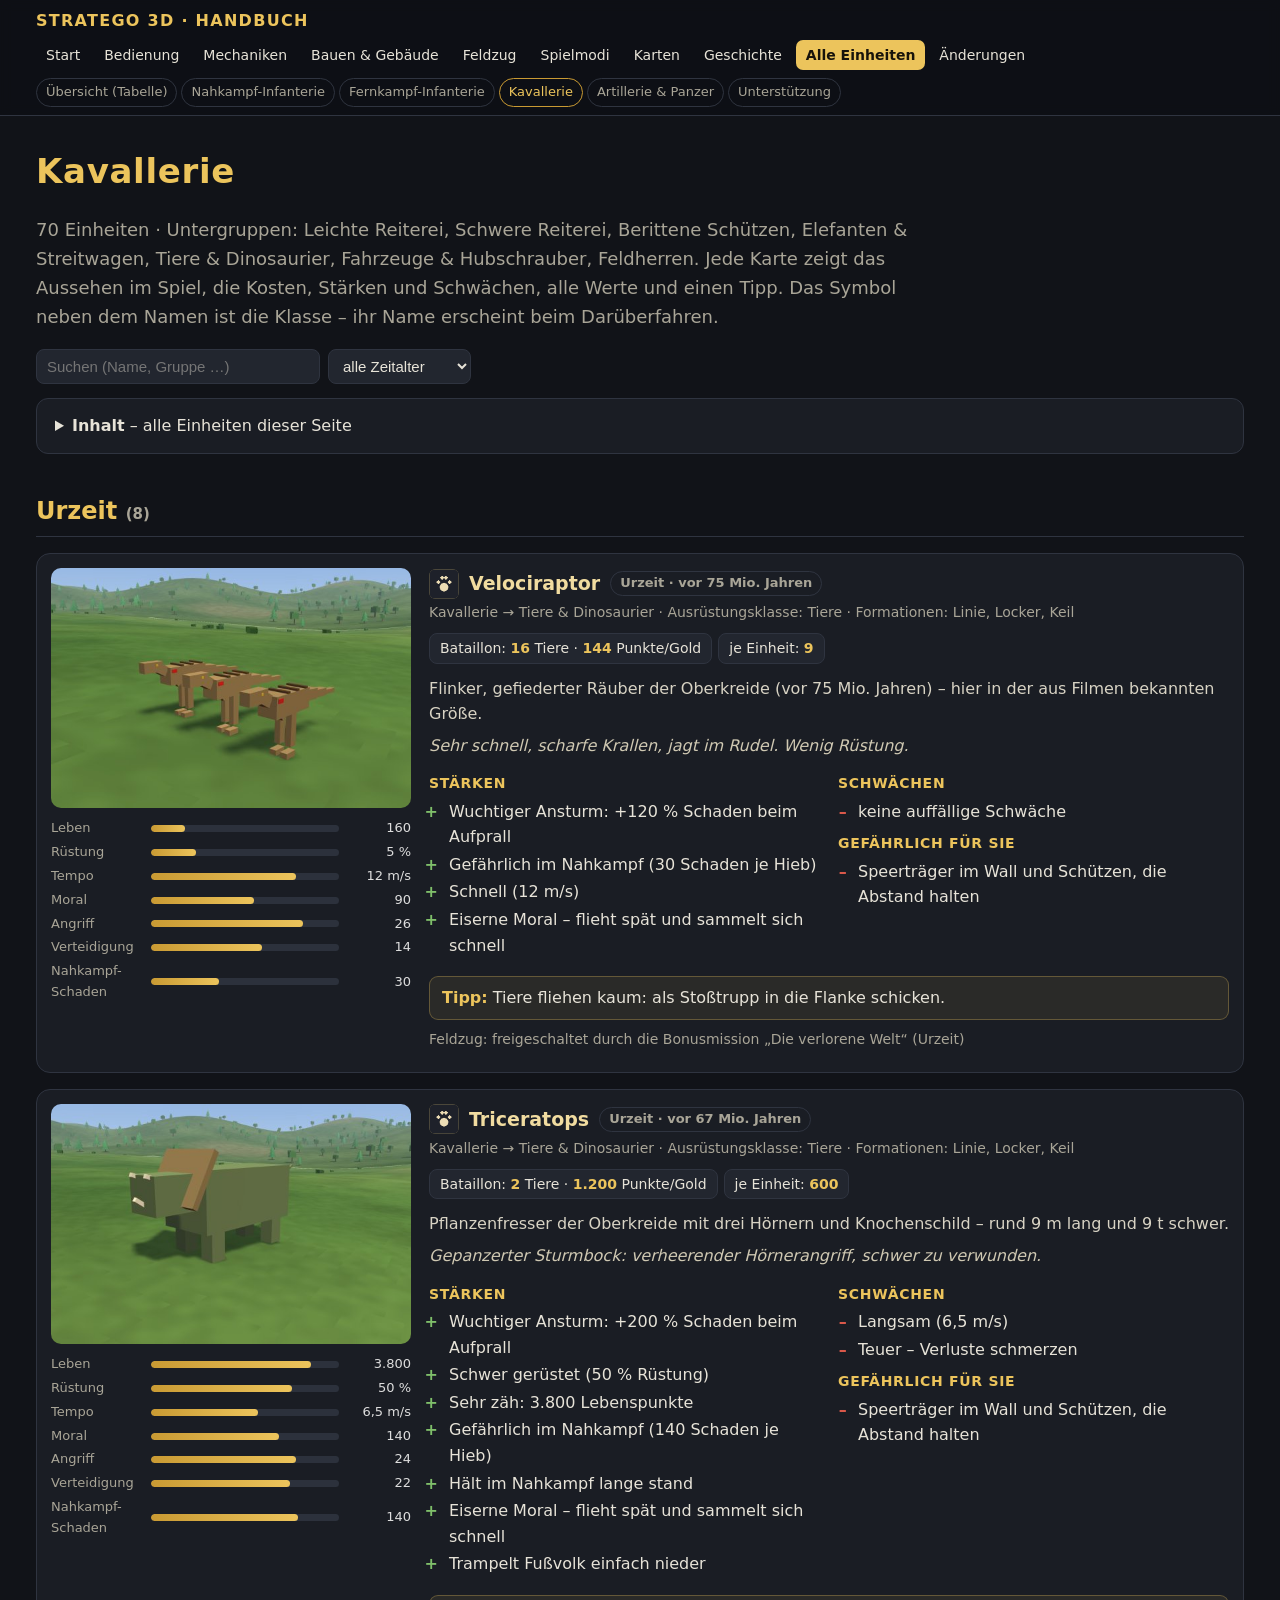
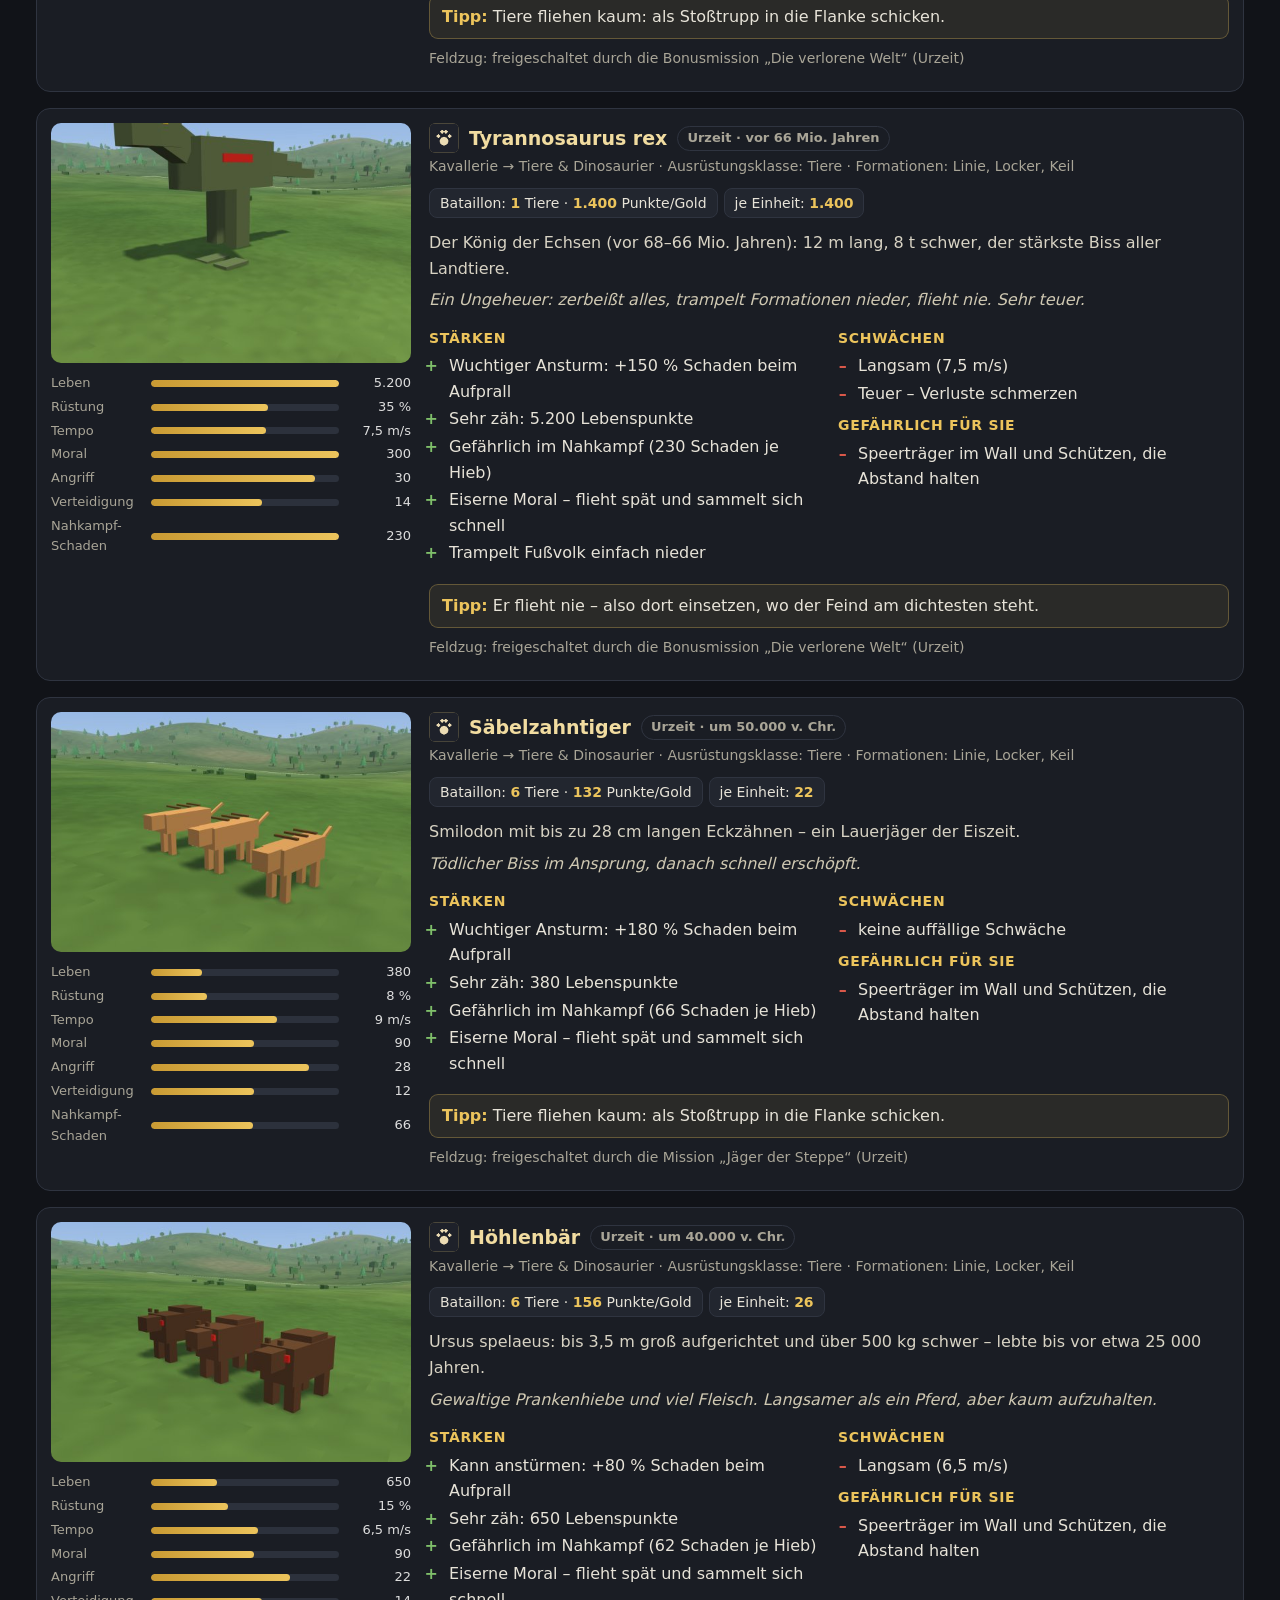
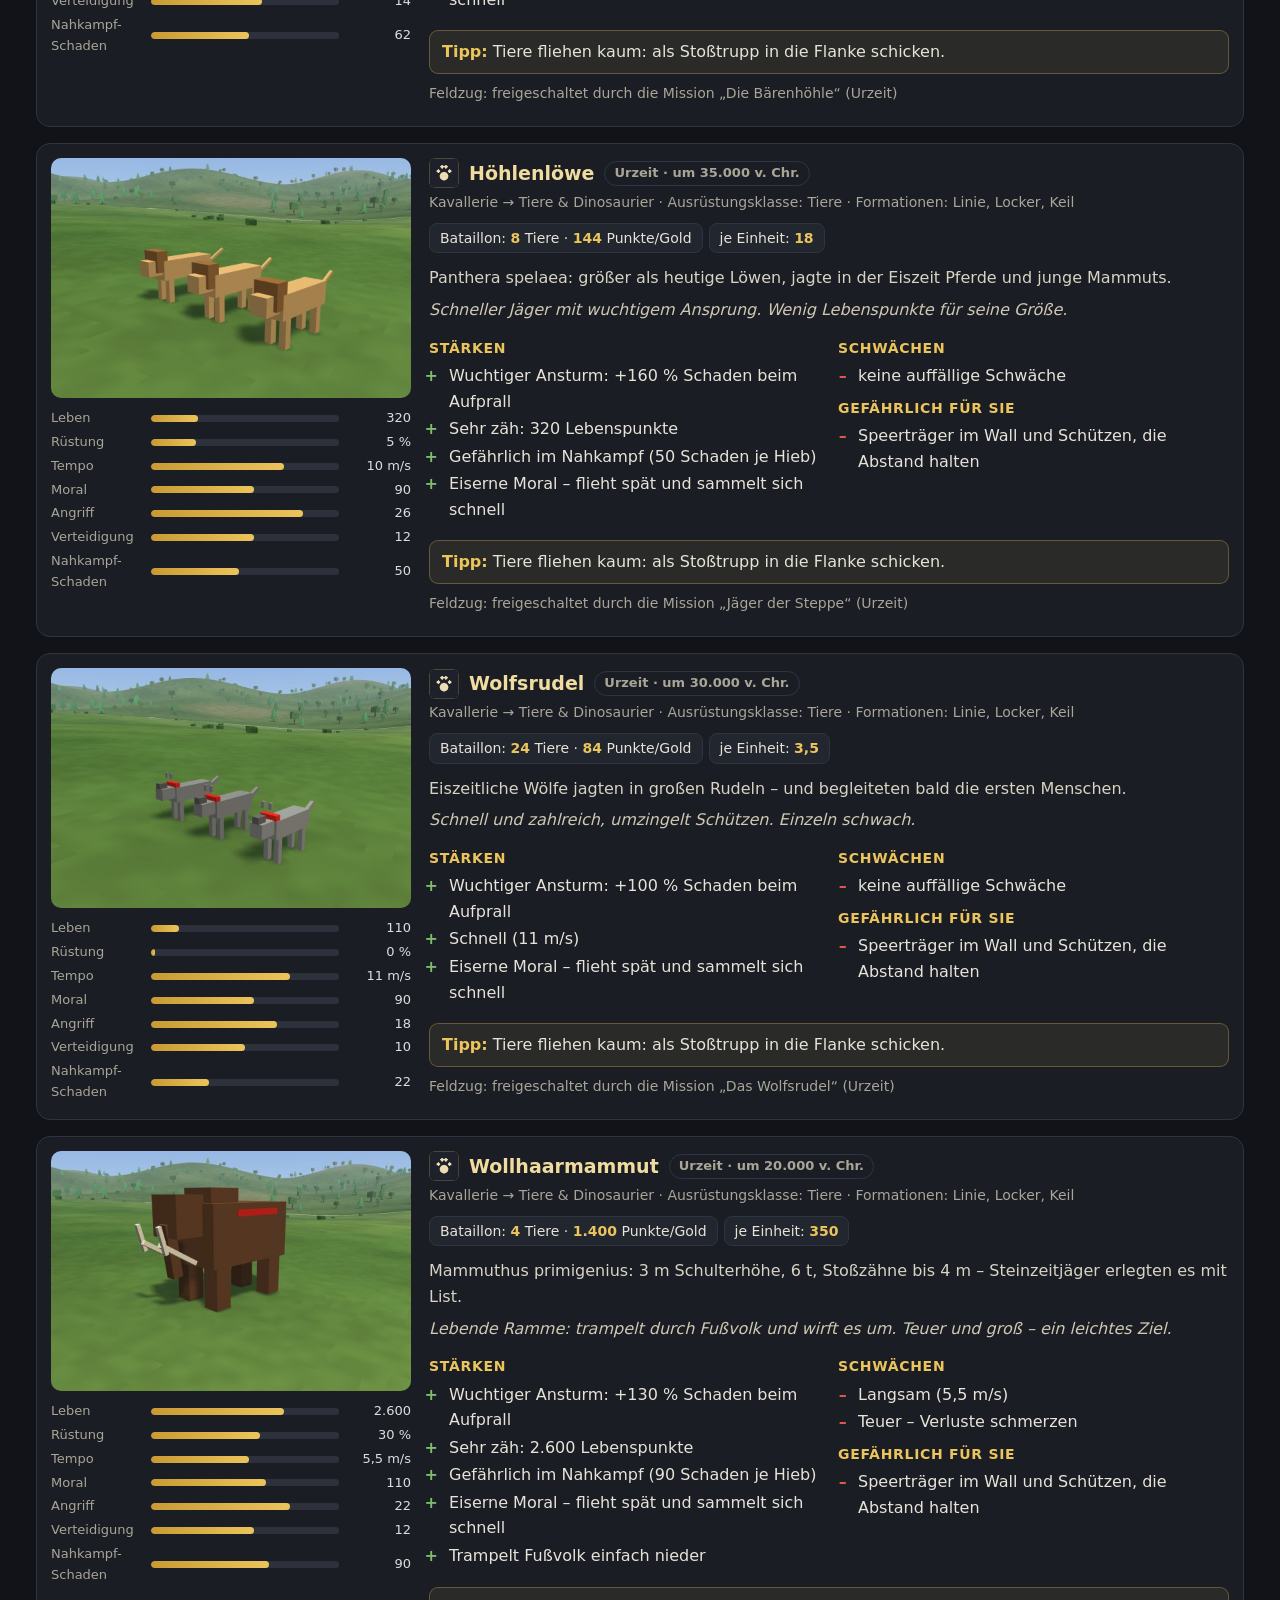
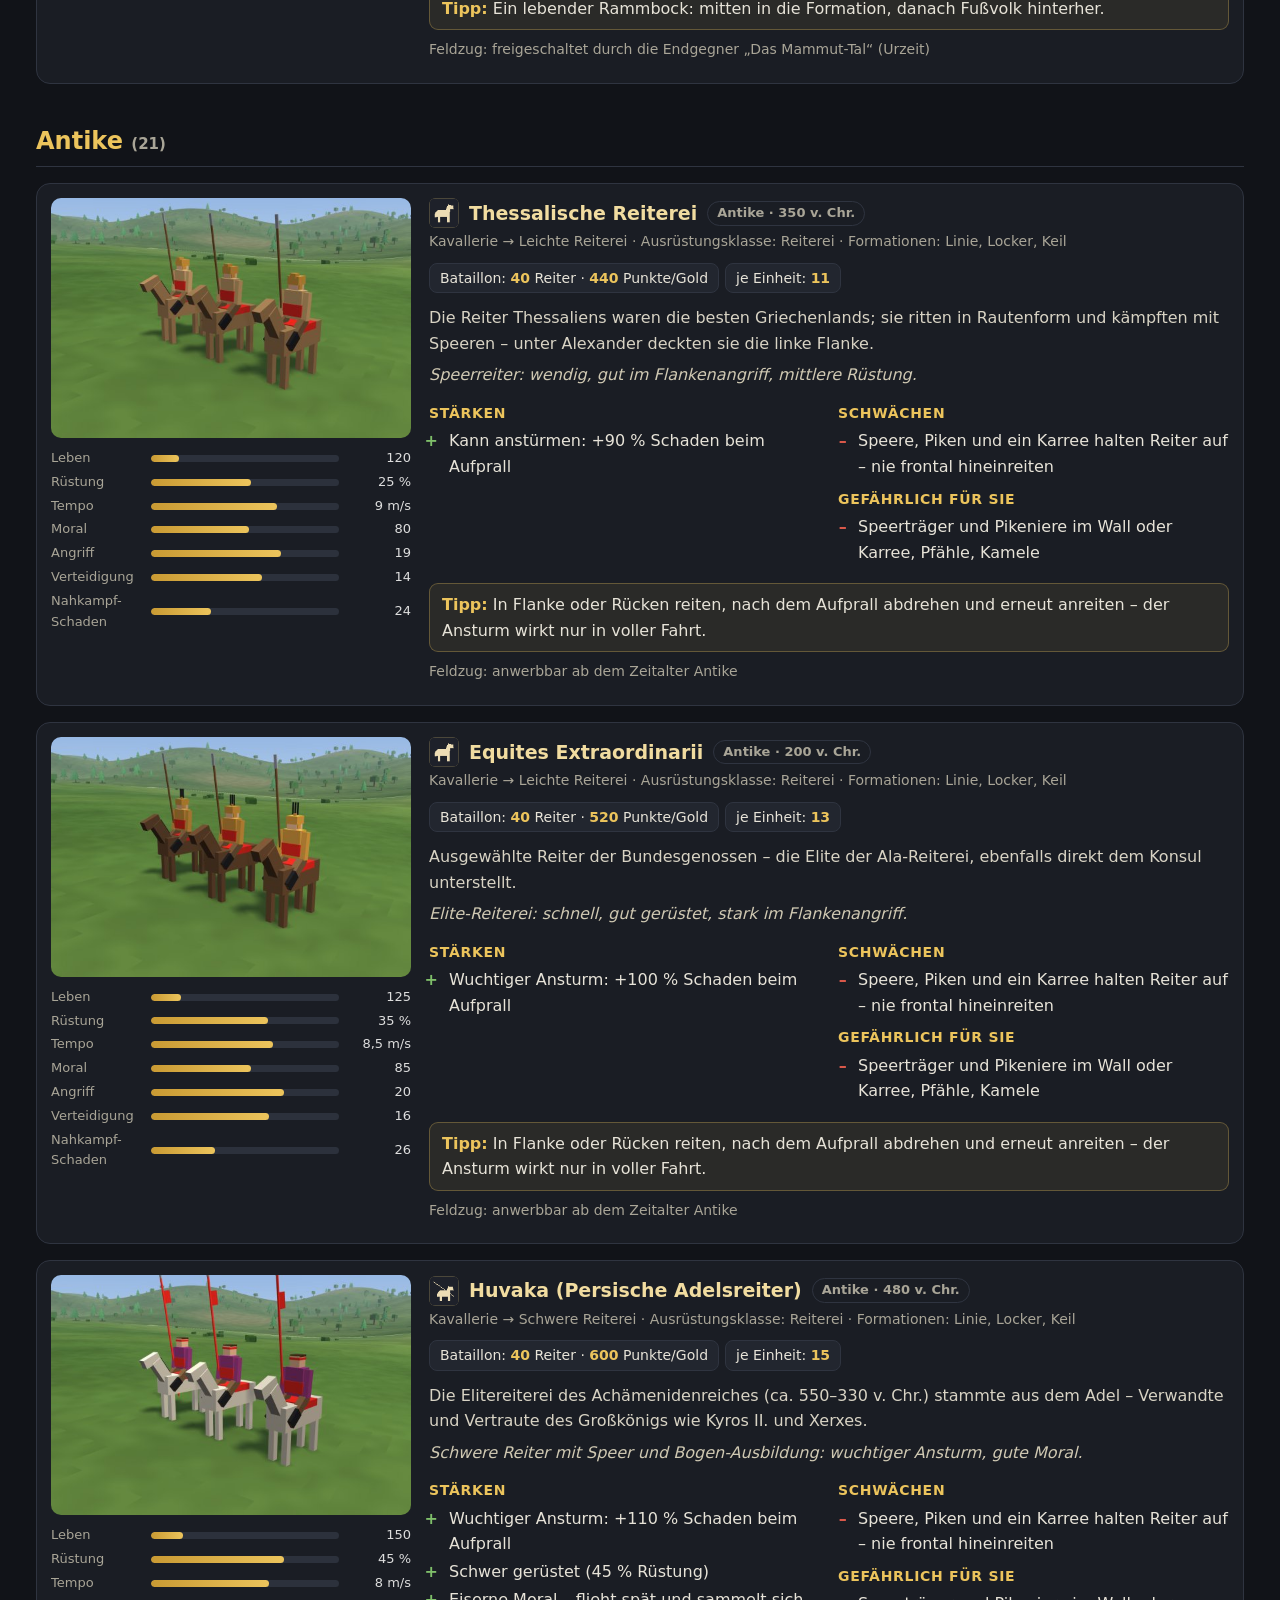
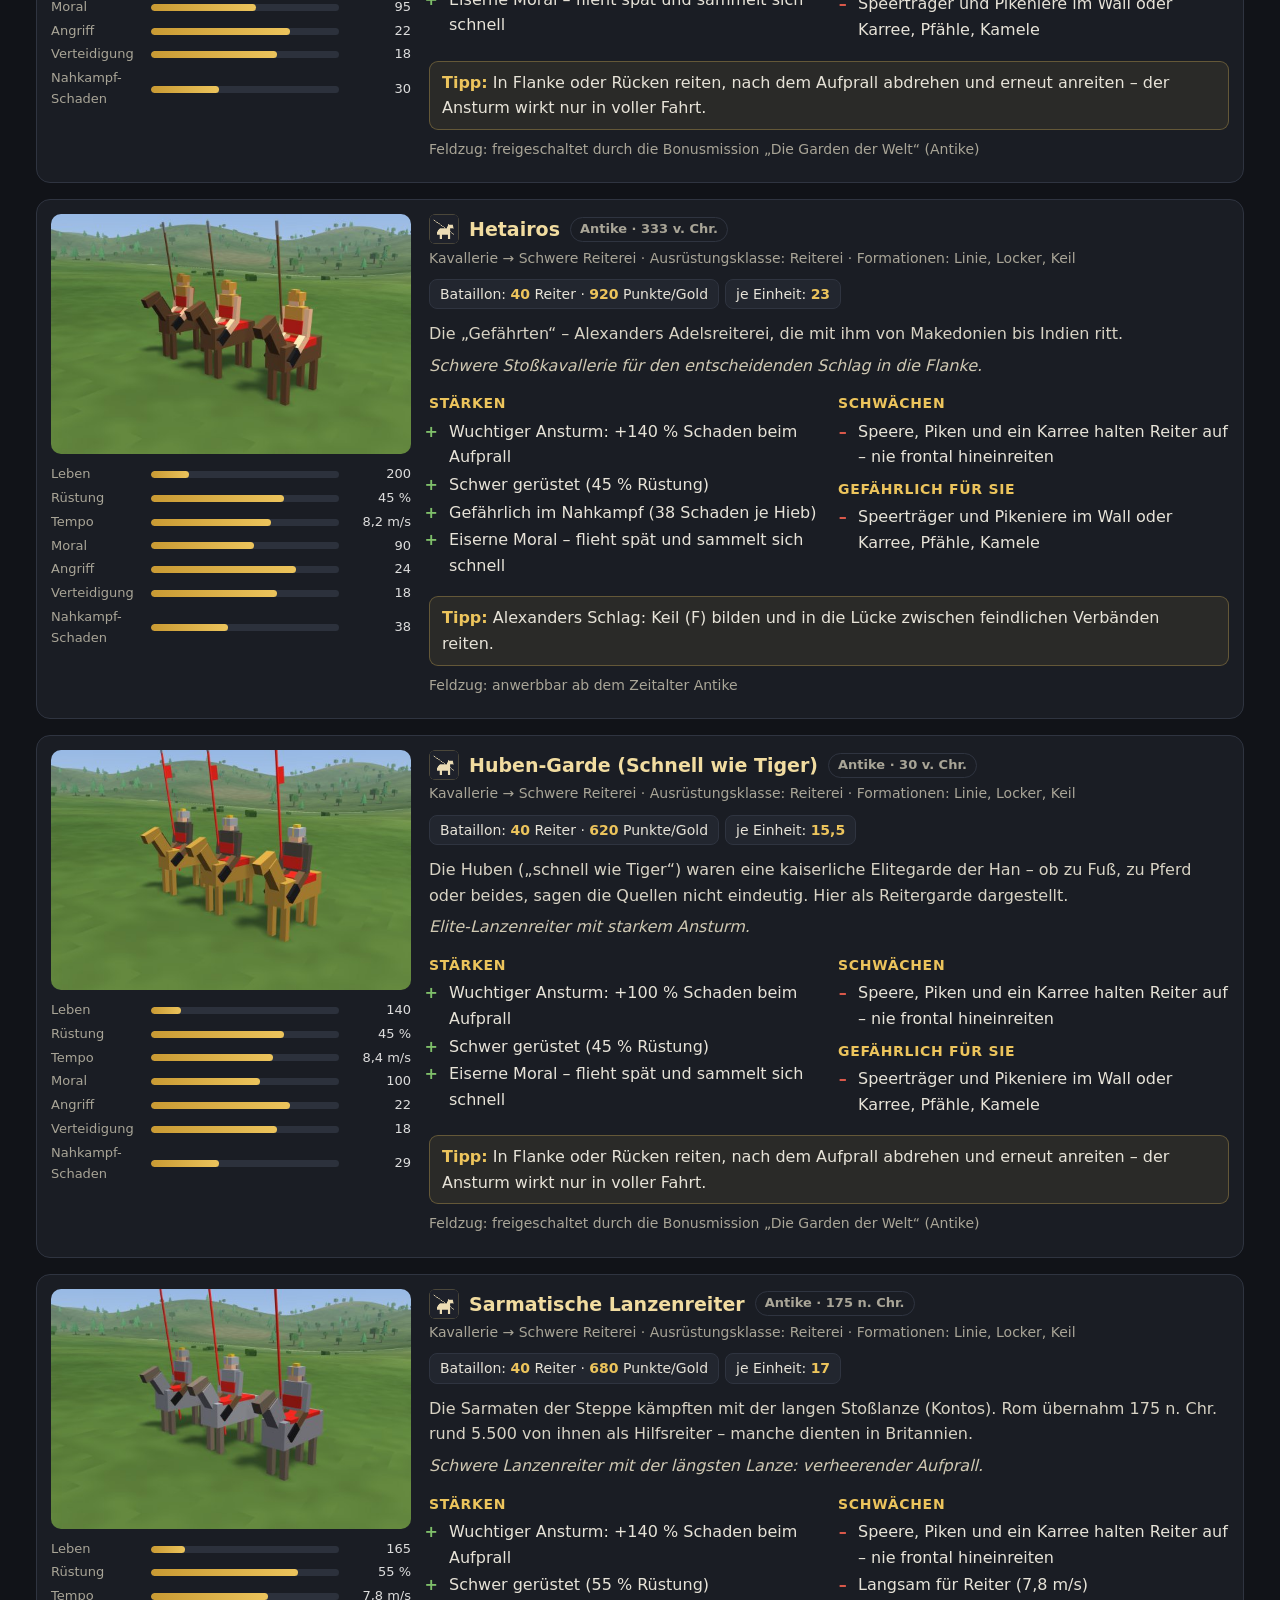
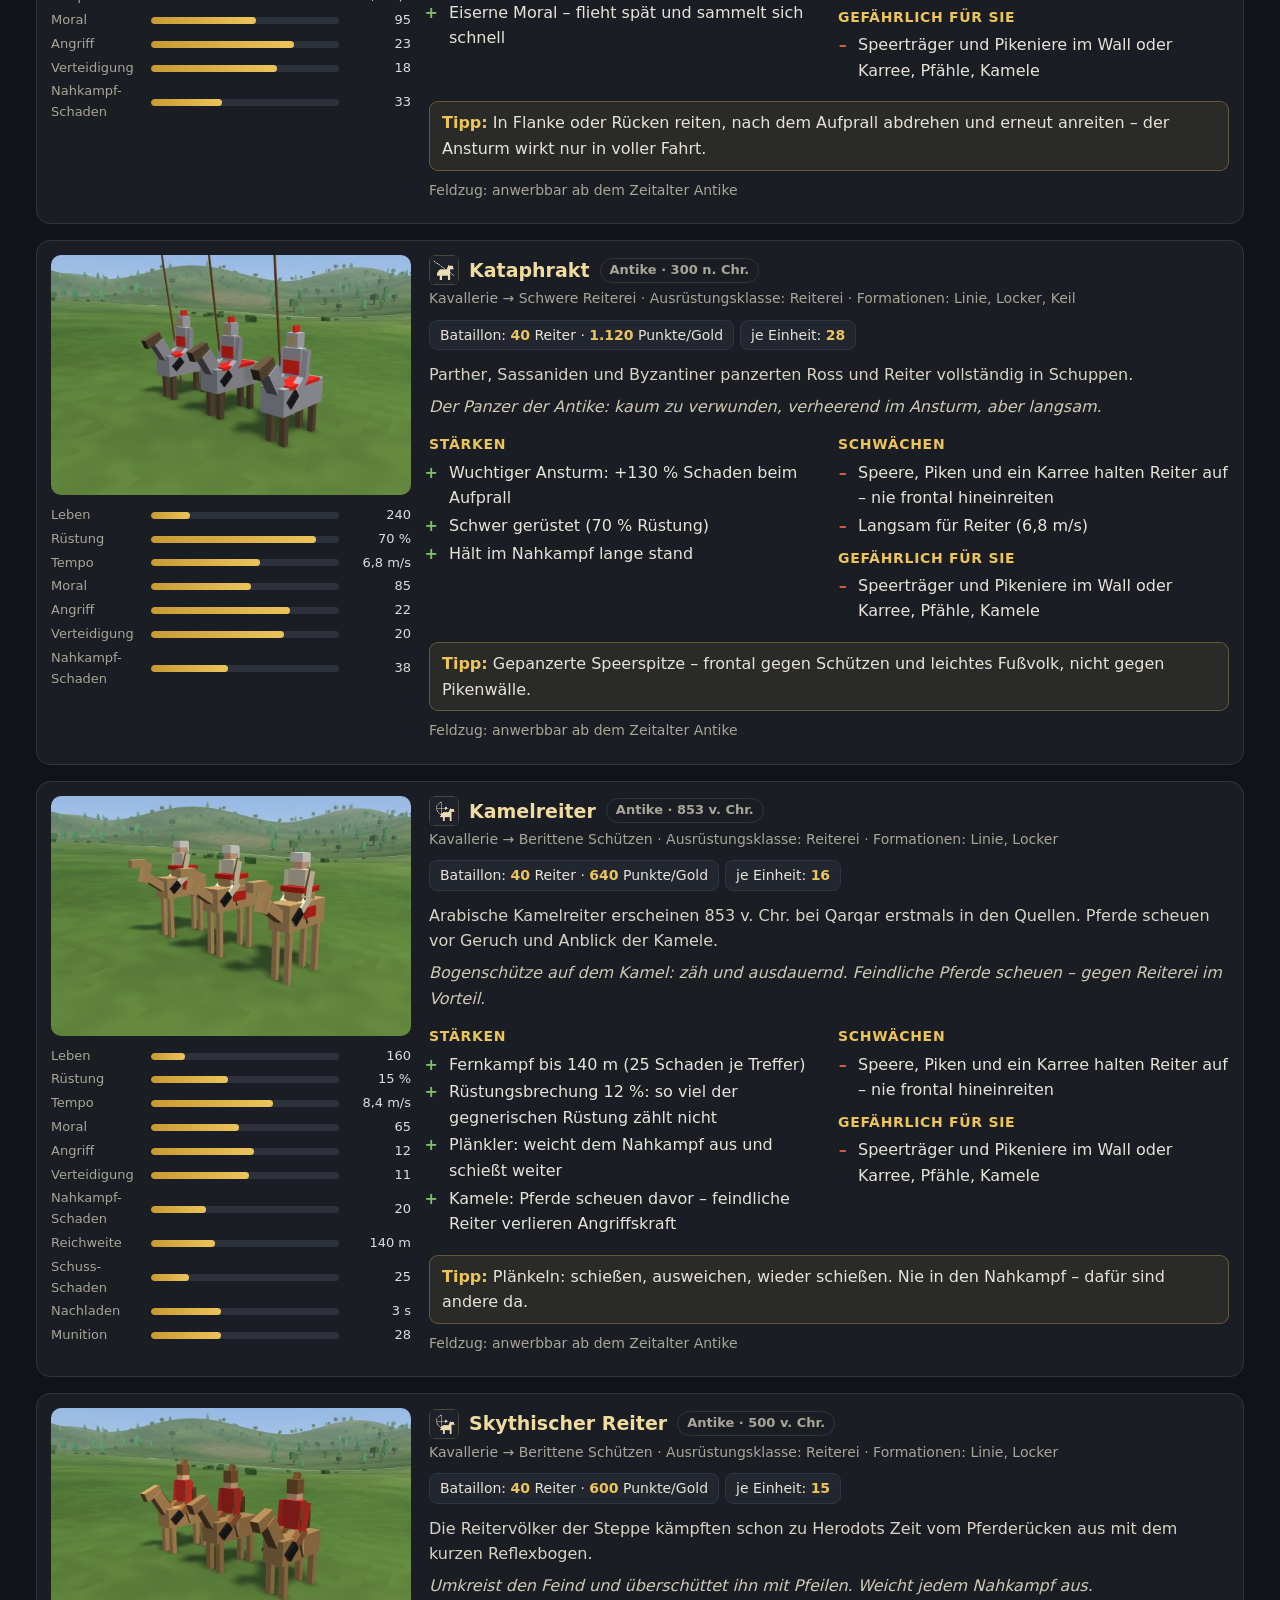
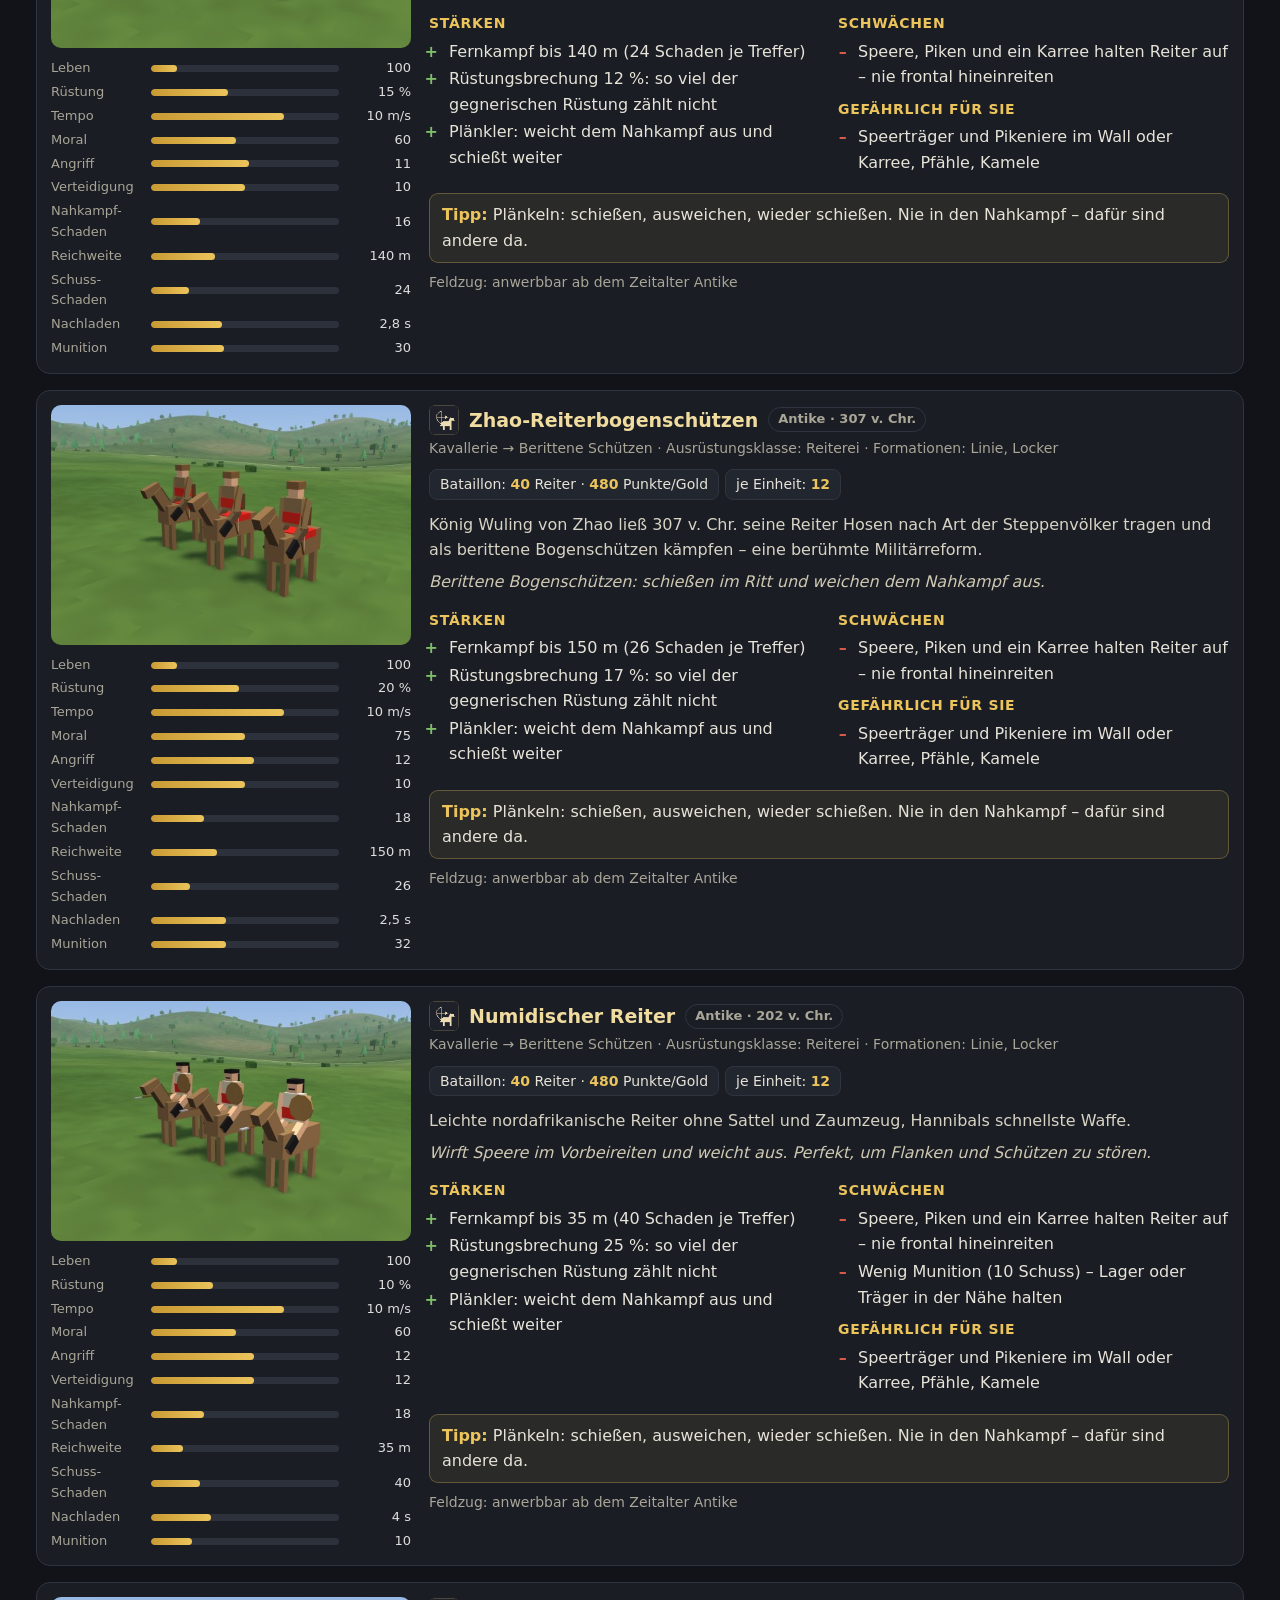
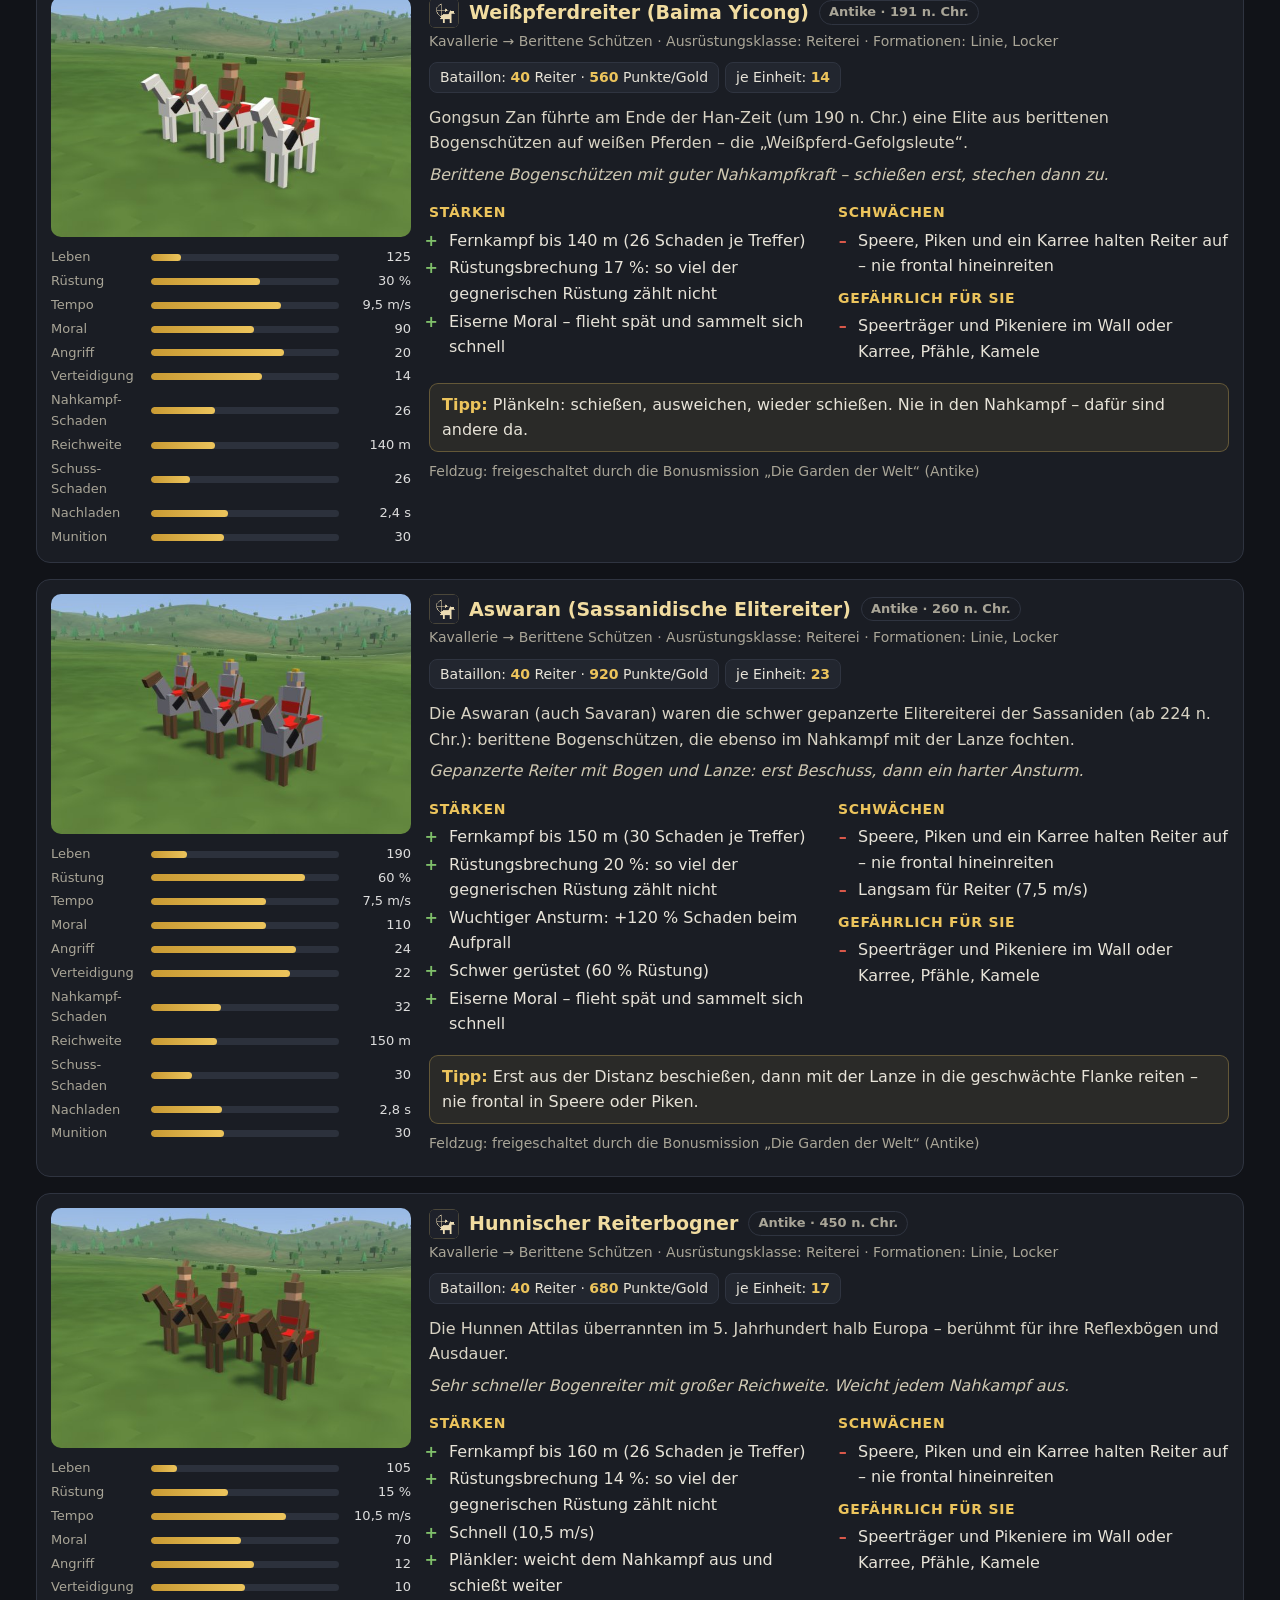
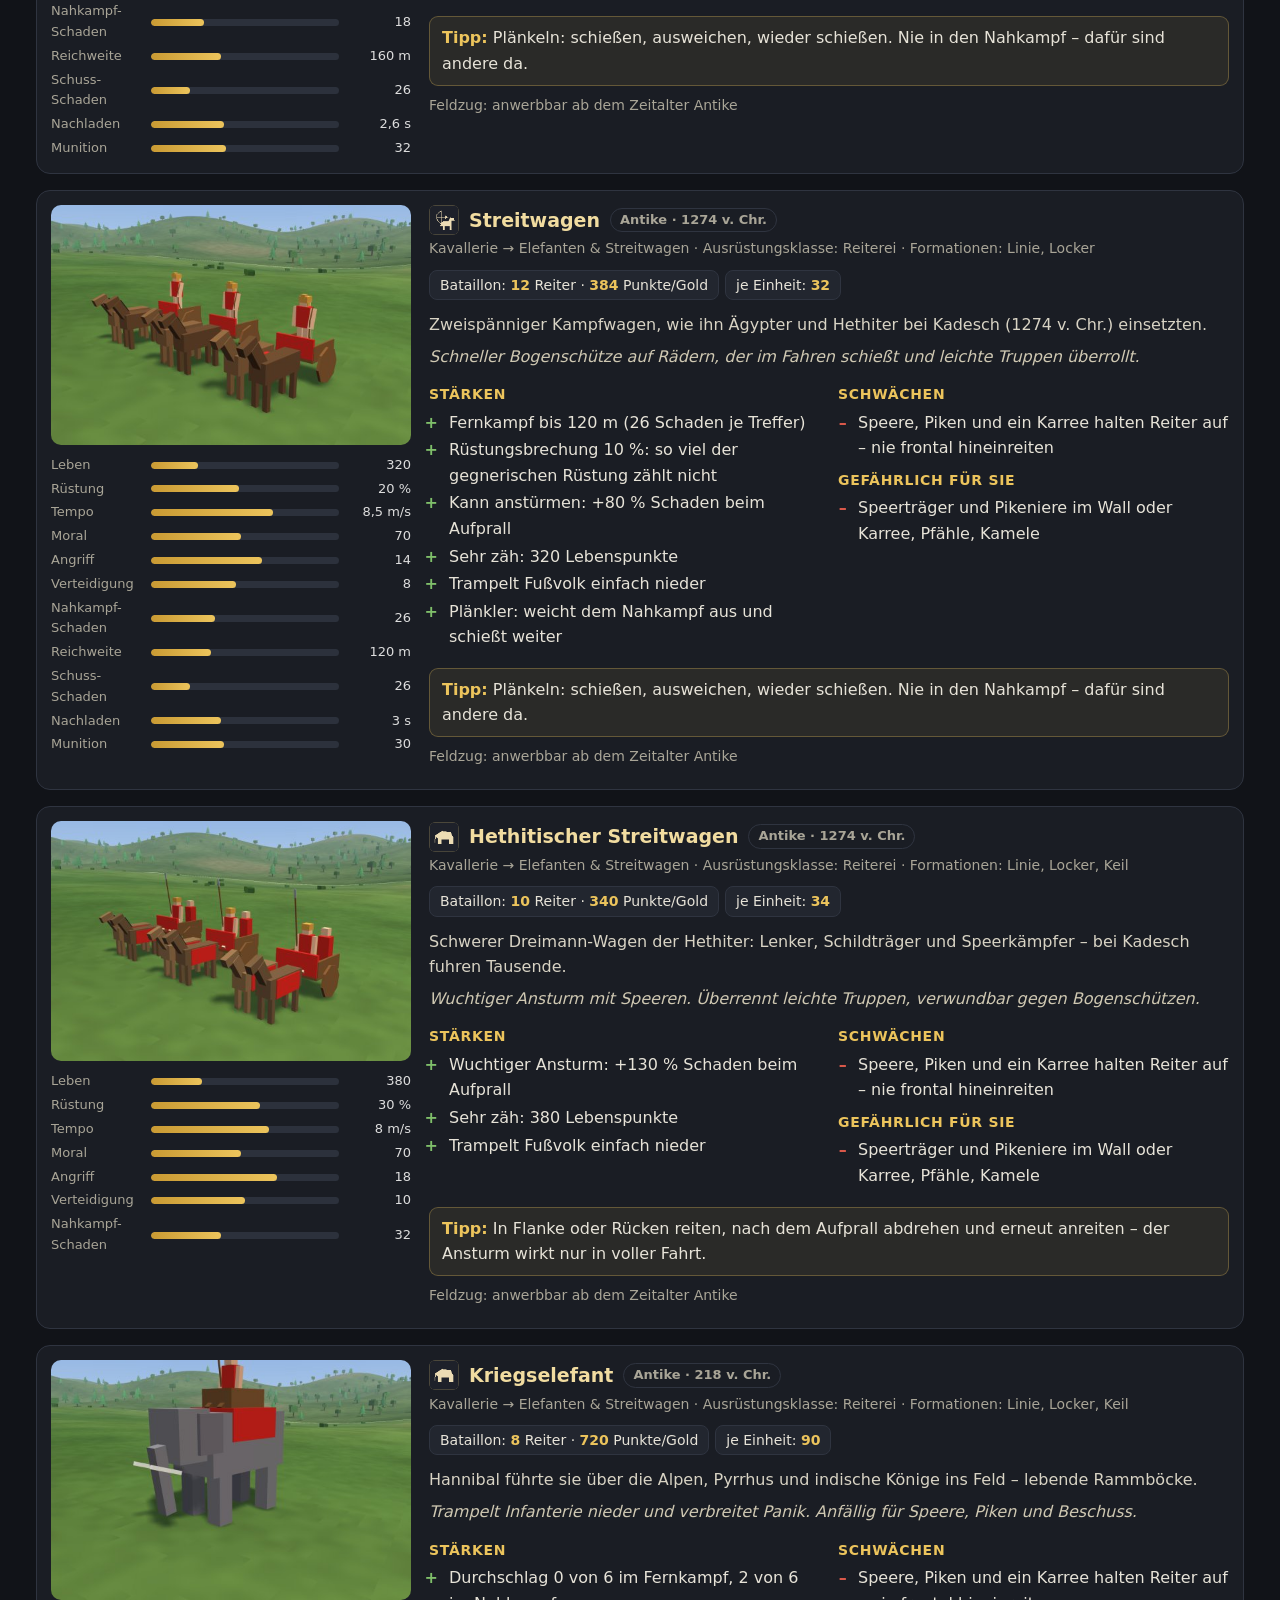
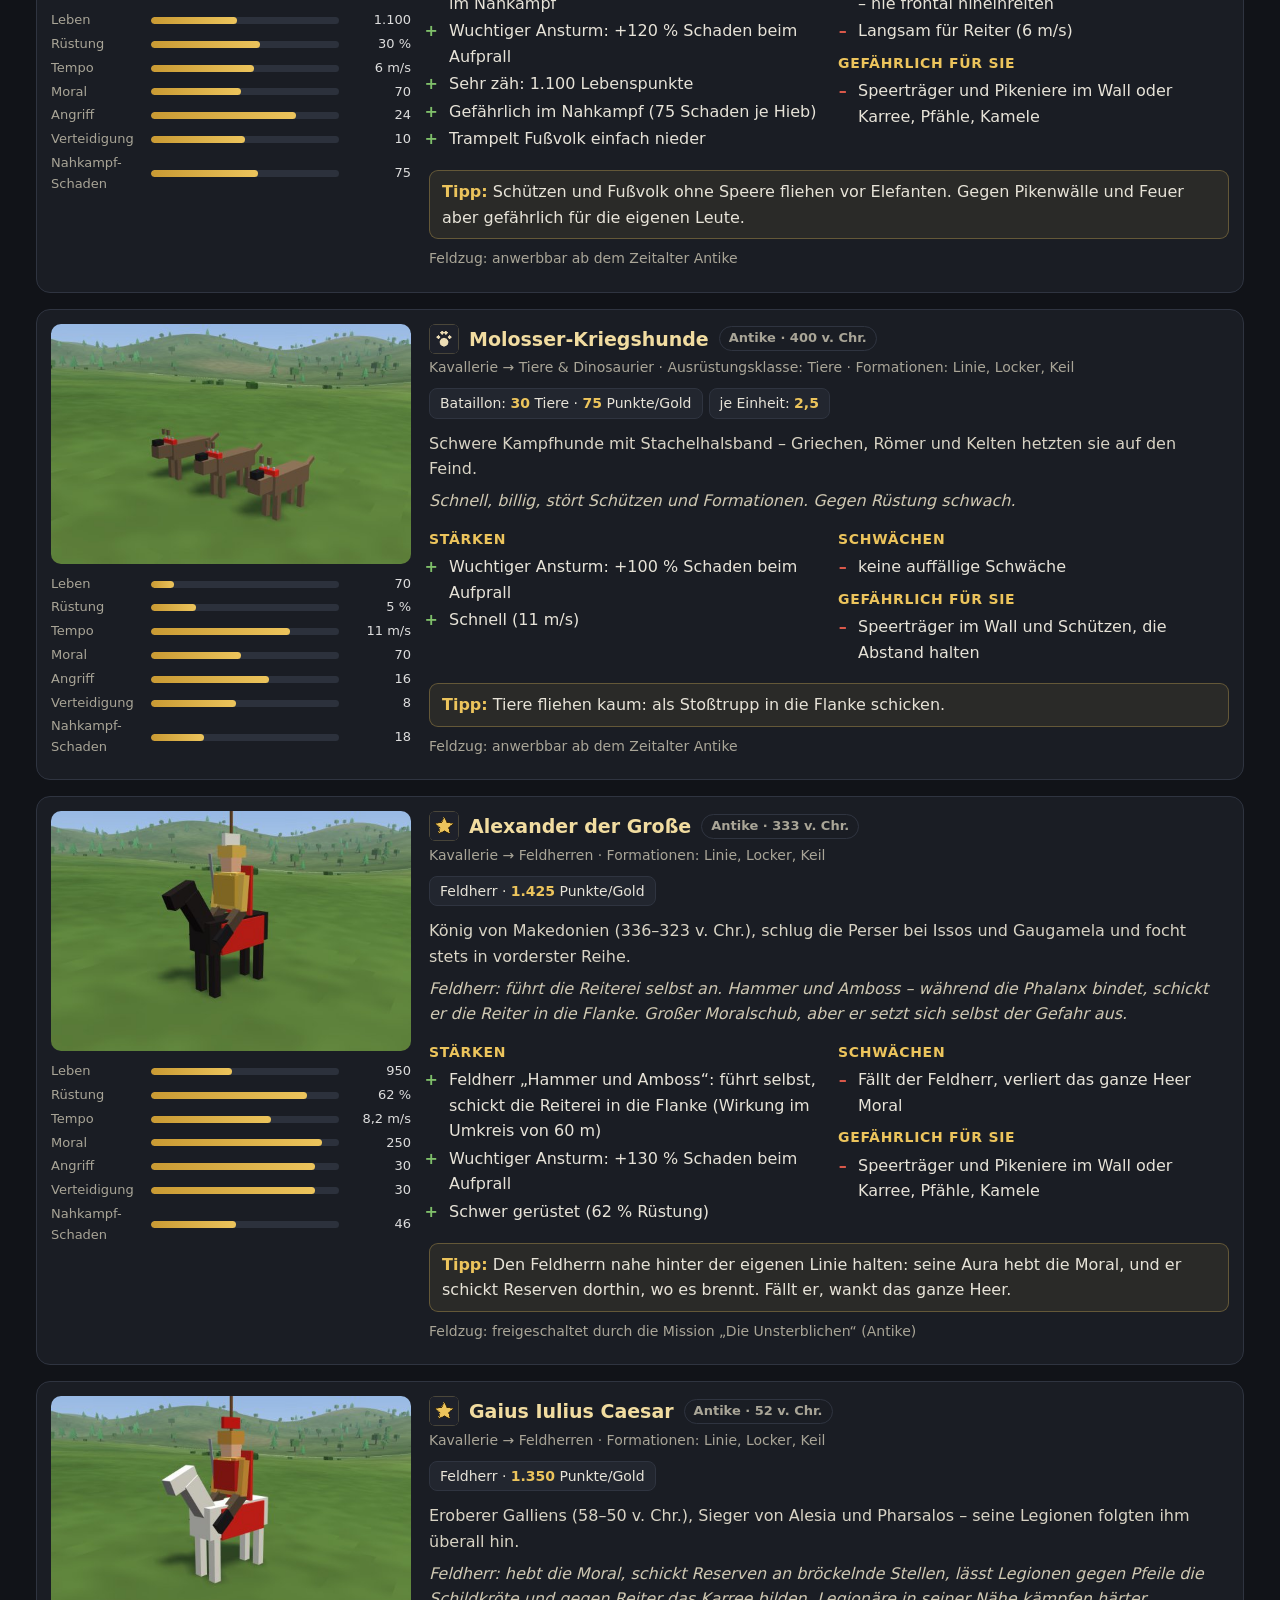
<file: einheiten-kavallerie.html>
<!doctype html>
<html lang="de"><head><meta charset="utf-8"><meta name="viewport" content="width=device-width,initial-scale=1">
<title>Kavallerie – Stratego 3D Handbuch</title><link rel="stylesheet" href="stil.css"></head>
<body><header class="top"><div class="in"><a class="logo" href="index.html">STRATEGO 3D · HANDBUCH</a>
<nav><a href="index.html">Start</a><a href="bedienung.html">Bedienung</a><a href="mechaniken.html">Mechaniken</a><a href="bauen.html">Bauen &amp; Gebäude</a><a href="feldzug.html">Feldzug</a><a href="modi.html">Spielmodi</a><a href="karten.html">Karten</a><a href="geschichte.html">Geschichte</a><a href="einheiten.html" class=on>Alle Einheiten</a><a href="changelog.html">Änderungen</a></nav></div><div class="sub"><a href="einheiten.html">Übersicht (Tabelle)</a><a href="einheiten-infanterie.html">Nahkampf-Infanterie</a><a href="einheiten-fernkampf.html">Fernkampf-Infanterie</a><a href="einheiten-kavallerie.html" class=on>Kavallerie</a><a href="einheiten-artillerie.html">Artillerie &amp; Panzer</a><a href="einheiten-unterstuetzung.html">Unterstützung</a></div></header>
<main><h1>Kavallerie</h1>
<p class="lead">70 Einheiten · Untergruppen: Leichte Reiterei, Schwere Reiterei, Berittene Schützen, Elefanten &amp; Streitwagen, Tiere &amp; Dinosaurier, Fahrzeuge &amp; Hubschrauber, Feldherren. Jede Karte zeigt das Aussehen im Spiel, die Kosten, Stärken und
Schwächen, alle Werte und einen Tipp. Das Symbol neben dem Namen ist die Klasse – ihr Name erscheint beim Darüberfahren.</p>
<div class=filter><input id=q placeholder="Suchen (Name, Gruppe …)" size=28><select id=fe><option value="">alle Zeitalter</option><option value="0">Urzeit</option><option value="1">Antike</option><option value="2">Frühmittelalter</option><option value="3">Hochmittelalter</option><option value="4">Renaissance</option><option value="5">Linienzeit</option><option value="6">Weltkriege</option><option value="7">Kalter Krieg</option><option value="8">Gegenwart</option><option value="9">Zukunft</option></select></div>
<details class=box><summary><b>Inhalt</b> – alle Einheiten dieser Seite</summary><div class=toc><a href="#z0"><b>Urzeit</b></a><a href="#velociraptor">· Velociraptor</a><a href="#triceratops">· Triceratops</a><a href="#trex">· Tyrannosaurus rex</a><a href="#saebelzahn">· Säbelzahntiger</a><a href="#hoehlenbaer">· Höhlenbär</a><a href="#hoehlenloewe">· Höhlenlöwe</a><a href="#urwolf">· Wolfsrudel</a><a href="#mammut">· Wollhaarmammut</a><a href="#z1"><b>Antike</b></a><a href="#thessaler">· Thessalische Reiterei</a><a href="#equites_ex">· Equites Extraordinarii</a><a href="#huvaka">· Huvaka (Persische Adelsreiter)</a><a href="#hetairos">· Hetairos</a><a href="#huben">· Huben-Garde (Schnell wie Tiger)</a><a href="#sarmaten">· Sarmatische Lanzenreiter</a><a href="#kataphrakt">· Kataphrakt</a><a href="#kamelreiter">· Kamelreiter</a><a href="#skythe">· Skythischer Reiter</a><a href="#zhao_reiter">· Zhao-Reiterbogenschützen</a><a href="#numider">· Numidischer Reiter</a><a href="#baima">· Weißpferdreiter (Baima Yicong)</a><a href="#aswaran">· Aswaran (Sassanidische Elitereiter)</a><a href="#hunne">· Hunnischer Reiterbogner</a><a href="#streitwagen">· Streitwagen</a><a href="#heth_wagen">· Hethitischer Streitwagen</a><a href="#elefant">· Kriegselefant</a><a href="#kriegshund">· Molosser-Kriegshunde</a><a href="#alexander">· Alexander der Große</a><a href="#caesar">· Gaius Iulius Caesar</a><a href="#hannibal">· Hannibal Barkas</a><a href="#z2"><b>Frühmittelalter</b></a><a href="#paladin">· Fränkischer Paladin</a><a href="#druzhina">· Druschina der Kiewer Rus</a><a href="#magyare">· Magyarischer Reiter</a><a href="#tagmata">· Tagmata-Reiter (Byzanz)</a><a href="#z3"><b>Hochmittelalter</b></a><a href="#leichte_reiter">· Leichter Reiter</a><a href="#templer">· Tempelritter</a><a href="#ritter">· Ritter</a><a href="#mongol_lanze">· Mongolischer Lanzenreiter</a><a href="#deutschritter">· Deutschordensritter</a><a href="#turkopole">· Turkopolen</a><a href="#mongol_pfeil">· Mongolischer Pfeilreiter</a><a href="#reiterbogen">· Reiterbogenschütze</a><a href="#mameluk">· Mameluk</a><a href="#jinete">· Jinetes (Speerreiter)</a><a href="#dschingis">· Dschingis Khan</a><a href="#eduard">· Eduard I.</a><a href="#jeanne">· Jeanne d&#x27;Arc</a><a href="#loewenherz">· Richard Löwenherz</a><a href="#saladin">· Saladin</a><a href="#z4"><b>Renaissance</b></a><a href="#husaria">· Geflügelte Husaren (Husaria)</a><a href="#stradiot">· Stradiot</a><a href="#schwarzreiter">· Schwarzer Reiter</a><a href="#z5"><b>Linienzeit</b></a><a href="#husar">· Husar</a><a href="#ulan">· Ulan</a><a href="#kosak">· Kosak</a><a href="#kuerassier">· Kürassier</a><a href="#ber_grenadier">· Berittene Grenadiere</a><a href="#dragoner">· Dragoner</a><a href="#friedrich">· Friedrich der Große</a><a href="#napoleon">· Napoleon Bonaparte</a><a href="#z6"><b>Weltkriege</b></a><a href="#kradtrupp">· Motorrad-Trupp</a><a href="#motorrad_sab">· Motorrad-Saboteure</a><a href="#z7"><b>Kalter Krieg</b></a><a href="#heli_cobra">· Kampfhubschrauber AH-1 Cobra</a><a href="#spz">· Schützenpanzer</a><a href="#z8"><b>Gegenwart</b></a><a href="#bombenhund">· Bombenhunde</a><a href="#heli_apache">· Kampfhubschrauber AH-64 Apache</a><a href="#humvee">· Humvee</a><a href="#z9"><b>Zukunft</b></a><a href="#mechtauren">· Mech-Tauren</a><a href="#cat_astro">· CAT-Astro.Φ</a><a href="#baer_cyborg">· Beta-Mischling (Bär-Cyborg)</a><a href="#heli_zukunft">· Schwebe-Gunship</a></div></details><h2 id="z0">Urzeit <small style="color:var(--mut);font-size:15px">(8)</small></h2><section class=unit id="velociraptor" data-f="velociraptor velociraptor tiere &amp; dinosaurier urzeit" data-era="0">
<div><img class=pic loading=lazy width=540 height=360 src="bilder/velociraptor.jpg" alt="Velociraptor"><div class=stats><div class=bar><span class=n>Leben</span><i><b style="width:18%"></b></i><em>160</em></div><div class=bar><span class=n>Rüstung</span><i><b style="width:24%"></b></i><em>5 %</em></div><div class=bar><span class=n>Tempo</span><i><b style="width:77%"></b></i><em>12 m/s</em></div><div class=bar><span class=n>Moral</span><i><b style="width:55%"></b></i><em>90</em></div><div class=bar><span class=n>Angriff</span><i><b style="width:81%"></b></i><em>26</em></div><div class=bar><span class=n>Verteidigung</span><i><b style="width:59%"></b></i><em>14</em></div><div class=bar><span class=n>Nahkampf-Schaden</span><i><b style="width:36%"></b></i><em>30</em></div></div></div>
<div><h3><img class="sym" src="bilder/symbole/tier.png" alt="Tiere" title="Tiere · Tiere &amp; Dinosaurier"> Velociraptor <span class=era>Urzeit · vor 75 Mio. Jahren</span></h3>
<div class=meta>Kavallerie → Tiere &amp; Dinosaurier · Ausrüstungsklasse: Tiere · Formationen: Linie, Locker, Keil</div>
<span class=cost>Bataillon: <b>16</b> Tiere · <b>144</b> Punkte/Gold</span><span class=cost>je Einheit: <b>9</b></span>
<p class=desc>Flinker, gefiederter Räuber der Oberkreide (vor 75 Mio. Jahren) – hier in der aus Filmen bekannten Größe.</p><p class=role>Sehr schnell, scharfe Krallen, jagt im Rudel. Wenig Rüstung.</p>
<div class=cols><div><div class=lab>Stärken</div><ul class=plus><li>Wuchtiger Ansturm: +120 % Schaden beim Aufprall</li><li>Gefährlich im Nahkampf (30 Schaden je Hieb)</li><li>Schnell (12 m/s)</li><li>Eiserne Moral – flieht spät und sammelt sich schnell</li></ul></div>
<div><div class=lab>Schwächen</div><ul class=minus><li>keine auffällige Schwäche</li></ul>
<div class=lab>Gefährlich für sie</div><ul class=minus><li>Speerträger im Wall und Schützen, die Abstand halten</li></ul></div></div>
<div class=tipline><b>Tipp:</b> Tiere fliehen kaum: als Stoßtrupp in die Flanke schicken.</div>
<div class=meta style="margin-top:8px">Feldzug: freigeschaltet durch die Bonusmission „Die verlorene Welt“ (Urzeit)</div>
</div></section><section class=unit id="triceratops" data-f="triceratops triceratops tiere &amp; dinosaurier urzeit" data-era="0">
<div><img class=pic loading=lazy width=540 height=360 src="bilder/triceratops.jpg" alt="Triceratops"><div class=stats><div class=bar><span class=n>Leben</span><i><b style="width:85%"></b></i><em>3.800</em></div><div class=bar><span class=n>Rüstung</span><i><b style="width:75%"></b></i><em>50 %</em></div><div class=bar><span class=n>Tempo</span><i><b style="width:57%"></b></i><em>6,5 m/s</em></div><div class=bar><span class=n>Moral</span><i><b style="width:68%"></b></i><em>140</em></div><div class=bar><span class=n>Angriff</span><i><b style="width:77%"></b></i><em>24</em></div><div class=bar><span class=n>Verteidigung</span><i><b style="width:74%"></b></i><em>22</em></div><div class=bar><span class=n>Nahkampf-Schaden</span><i><b style="width:78%"></b></i><em>140</em></div></div></div>
<div><h3><img class="sym" src="bilder/symbole/tier.png" alt="Tiere" title="Tiere · Tiere &amp; Dinosaurier"> Triceratops <span class=era>Urzeit · vor 67 Mio. Jahren</span></h3>
<div class=meta>Kavallerie → Tiere &amp; Dinosaurier · Ausrüstungsklasse: Tiere · Formationen: Linie, Locker, Keil</div>
<span class=cost>Bataillon: <b>2</b> Tiere · <b>1.200</b> Punkte/Gold</span><span class=cost>je Einheit: <b>600</b></span>
<p class=desc>Pflanzenfresser der Oberkreide mit drei Hörnern und Knochenschild – rund 9 m lang und 9 t schwer.</p><p class=role>Gepanzerter Sturmbock: verheerender Hörnerangriff, schwer zu verwunden.</p>
<div class=cols><div><div class=lab>Stärken</div><ul class=plus><li>Wuchtiger Ansturm: +200 % Schaden beim Aufprall</li><li>Schwer gerüstet (50 % Rüstung)</li><li>Sehr zäh: 3.800 Lebenspunkte</li><li>Gefährlich im Nahkampf (140 Schaden je Hieb)</li><li>Hält im Nahkampf lange stand</li><li>Eiserne Moral – flieht spät und sammelt sich schnell</li><li>Trampelt Fußvolk einfach nieder</li></ul></div>
<div><div class=lab>Schwächen</div><ul class=minus><li>Langsam (6,5 m/s)</li><li>Teuer – Verluste schmerzen</li></ul>
<div class=lab>Gefährlich für sie</div><ul class=minus><li>Speerträger im Wall und Schützen, die Abstand halten</li></ul></div></div>
<div class=tipline><b>Tipp:</b> Tiere fliehen kaum: als Stoßtrupp in die Flanke schicken.</div>
<div class=meta style="margin-top:8px">Feldzug: freigeschaltet durch die Bonusmission „Die verlorene Welt“ (Urzeit)</div>
</div></section><section class=unit id="trex" data-f="tyrannosaurus rex trex tiere &amp; dinosaurier urzeit" data-era="0">
<div><img class=pic loading=lazy width=540 height=360 src="bilder/trex.jpg" alt="Tyrannosaurus rex"><div class=stats><div class=bar><span class=n>Leben</span><i><b style="width:100%"></b></i><em>5.200</em></div><div class=bar><span class=n>Rüstung</span><i><b style="width:62%"></b></i><em>35 %</em></div><div class=bar><span class=n>Tempo</span><i><b style="width:61%"></b></i><em>7,5 m/s</em></div><div class=bar><span class=n>Moral</span><i><b style="width:100%"></b></i><em>300</em></div><div class=bar><span class=n>Angriff</span><i><b style="width:87%"></b></i><em>30</em></div><div class=bar><span class=n>Verteidigung</span><i><b style="width:59%"></b></i><em>14</em></div><div class=bar><span class=n>Nahkampf-Schaden</span><i><b style="width:100%"></b></i><em>230</em></div></div></div>
<div><h3><img class="sym" src="bilder/symbole/tier.png" alt="Tiere" title="Tiere · Tiere &amp; Dinosaurier"> Tyrannosaurus rex <span class=era>Urzeit · vor 66 Mio. Jahren</span></h3>
<div class=meta>Kavallerie → Tiere &amp; Dinosaurier · Ausrüstungsklasse: Tiere · Formationen: Linie, Locker, Keil</div>
<span class=cost>Bataillon: <b>1</b> Tiere · <b>1.400</b> Punkte/Gold</span><span class=cost>je Einheit: <b>1.400</b></span>
<p class=desc>Der König der Echsen (vor 68–66 Mio. Jahren): 12 m lang, 8 t schwer, der stärkste Biss aller Landtiere.</p><p class=role>Ein Ungeheuer: zerbeißt alles, trampelt Formationen nieder, flieht nie. Sehr teuer.</p>
<div class=cols><div><div class=lab>Stärken</div><ul class=plus><li>Wuchtiger Ansturm: +150 % Schaden beim Aufprall</li><li>Sehr zäh: 5.200 Lebenspunkte</li><li>Gefährlich im Nahkampf (230 Schaden je Hieb)</li><li>Eiserne Moral – flieht spät und sammelt sich schnell</li><li>Trampelt Fußvolk einfach nieder</li></ul></div>
<div><div class=lab>Schwächen</div><ul class=minus><li>Langsam (7,5 m/s)</li><li>Teuer – Verluste schmerzen</li></ul>
<div class=lab>Gefährlich für sie</div><ul class=minus><li>Speerträger im Wall und Schützen, die Abstand halten</li></ul></div></div>
<div class=tipline><b>Tipp:</b> Er flieht nie – also dort einsetzen, wo der Feind am dichtesten steht.</div>
<div class=meta style="margin-top:8px">Feldzug: freigeschaltet durch die Bonusmission „Die verlorene Welt“ (Urzeit)</div>
</div></section><section class=unit id="saebelzahn" data-f="säbelzahntiger saebelzahn tiere &amp; dinosaurier urzeit" data-era="0">
<div><img class=pic loading=lazy width=540 height=360 src="bilder/saebelzahn.jpg" alt="Säbelzahntiger"><div class=stats><div class=bar><span class=n>Leben</span><i><b style="width:27%"></b></i><em>380</em></div><div class=bar><span class=n>Rüstung</span><i><b style="width:30%"></b></i><em>8 %</em></div><div class=bar><span class=n>Tempo</span><i><b style="width:67%"></b></i><em>9 m/s</em></div><div class=bar><span class=n>Moral</span><i><b style="width:55%"></b></i><em>90</em></div><div class=bar><span class=n>Angriff</span><i><b style="width:84%"></b></i><em>28</em></div><div class=bar><span class=n>Verteidigung</span><i><b style="width:55%"></b></i><em>12</em></div><div class=bar><span class=n>Nahkampf-Schaden</span><i><b style="width:54%"></b></i><em>66</em></div></div></div>
<div><h3><img class="sym" src="bilder/symbole/tier.png" alt="Tiere" title="Tiere · Tiere &amp; Dinosaurier"> Säbelzahntiger <span class=era>Urzeit · um 50.000 v. Chr.</span></h3>
<div class=meta>Kavallerie → Tiere &amp; Dinosaurier · Ausrüstungsklasse: Tiere · Formationen: Linie, Locker, Keil</div>
<span class=cost>Bataillon: <b>6</b> Tiere · <b>132</b> Punkte/Gold</span><span class=cost>je Einheit: <b>22</b></span>
<p class=desc>Smilodon mit bis zu 28 cm langen Eckzähnen – ein Lauerjäger der Eiszeit.</p><p class=role>Tödlicher Biss im Ansprung, danach schnell erschöpft.</p>
<div class=cols><div><div class=lab>Stärken</div><ul class=plus><li>Wuchtiger Ansturm: +180 % Schaden beim Aufprall</li><li>Sehr zäh: 380 Lebenspunkte</li><li>Gefährlich im Nahkampf (66 Schaden je Hieb)</li><li>Eiserne Moral – flieht spät und sammelt sich schnell</li></ul></div>
<div><div class=lab>Schwächen</div><ul class=minus><li>keine auffällige Schwäche</li></ul>
<div class=lab>Gefährlich für sie</div><ul class=minus><li>Speerträger im Wall und Schützen, die Abstand halten</li></ul></div></div>
<div class=tipline><b>Tipp:</b> Tiere fliehen kaum: als Stoßtrupp in die Flanke schicken.</div>
<div class=meta style="margin-top:8px">Feldzug: freigeschaltet durch die Mission „Jäger der Steppe“ (Urzeit)</div>
</div></section><section class=unit id="hoehlenbaer" data-f="höhlenbär hoehlenbaer tiere &amp; dinosaurier urzeit" data-era="0">
<div><img class=pic loading=lazy width=540 height=360 src="bilder/hoehlenbaer.jpg" alt="Höhlenbär"><div class=stats><div class=bar><span class=n>Leben</span><i><b style="width:35%"></b></i><em>650</em></div><div class=bar><span class=n>Rüstung</span><i><b style="width:41%"></b></i><em>15 %</em></div><div class=bar><span class=n>Tempo</span><i><b style="width:57%"></b></i><em>6,5 m/s</em></div><div class=bar><span class=n>Moral</span><i><b style="width:55%"></b></i><em>90</em></div><div class=bar><span class=n>Angriff</span><i><b style="width:74%"></b></i><em>22</em></div><div class=bar><span class=n>Verteidigung</span><i><b style="width:59%"></b></i><em>14</em></div><div class=bar><span class=n>Nahkampf-Schaden</span><i><b style="width:52%"></b></i><em>62</em></div></div></div>
<div><h3><img class="sym" src="bilder/symbole/tier.png" alt="Tiere" title="Tiere · Tiere &amp; Dinosaurier"> Höhlenbär <span class=era>Urzeit · um 40.000 v. Chr.</span></h3>
<div class=meta>Kavallerie → Tiere &amp; Dinosaurier · Ausrüstungsklasse: Tiere · Formationen: Linie, Locker, Keil</div>
<span class=cost>Bataillon: <b>6</b> Tiere · <b>156</b> Punkte/Gold</span><span class=cost>je Einheit: <b>26</b></span>
<p class=desc>Ursus spelaeus: bis 3,5 m groß aufgerichtet und über 500 kg schwer – lebte bis vor etwa 25 000 Jahren.</p><p class=role>Gewaltige Prankenhiebe und viel Fleisch. Langsamer als ein Pferd, aber kaum aufzuhalten.</p>
<div class=cols><div><div class=lab>Stärken</div><ul class=plus><li>Kann anstürmen: +80 % Schaden beim Aufprall</li><li>Sehr zäh: 650 Lebenspunkte</li><li>Gefährlich im Nahkampf (62 Schaden je Hieb)</li><li>Eiserne Moral – flieht spät und sammelt sich schnell</li></ul></div>
<div><div class=lab>Schwächen</div><ul class=minus><li>Langsam (6,5 m/s)</li></ul>
<div class=lab>Gefährlich für sie</div><ul class=minus><li>Speerträger im Wall und Schützen, die Abstand halten</li></ul></div></div>
<div class=tipline><b>Tipp:</b> Tiere fliehen kaum: als Stoßtrupp in die Flanke schicken.</div>
<div class=meta style="margin-top:8px">Feldzug: freigeschaltet durch die Mission „Die Bärenhöhle“ (Urzeit)</div>
</div></section><section class=unit id="hoehlenloewe" data-f="höhlenlöwe hoehlenloewe tiere &amp; dinosaurier urzeit" data-era="0">
<div><img class=pic loading=lazy width=540 height=360 src="bilder/hoehlenloewe.jpg" alt="Höhlenlöwe"><div class=stats><div class=bar><span class=n>Leben</span><i><b style="width:25%"></b></i><em>320</em></div><div class=bar><span class=n>Rüstung</span><i><b style="width:24%"></b></i><em>5 %</em></div><div class=bar><span class=n>Tempo</span><i><b style="width:71%"></b></i><em>10 m/s</em></div><div class=bar><span class=n>Moral</span><i><b style="width:55%"></b></i><em>90</em></div><div class=bar><span class=n>Angriff</span><i><b style="width:81%"></b></i><em>26</em></div><div class=bar><span class=n>Verteidigung</span><i><b style="width:55%"></b></i><em>12</em></div><div class=bar><span class=n>Nahkampf-Schaden</span><i><b style="width:47%"></b></i><em>50</em></div></div></div>
<div><h3><img class="sym" src="bilder/symbole/tier.png" alt="Tiere" title="Tiere · Tiere &amp; Dinosaurier"> Höhlenlöwe <span class=era>Urzeit · um 35.000 v. Chr.</span></h3>
<div class=meta>Kavallerie → Tiere &amp; Dinosaurier · Ausrüstungsklasse: Tiere · Formationen: Linie, Locker, Keil</div>
<span class=cost>Bataillon: <b>8</b> Tiere · <b>144</b> Punkte/Gold</span><span class=cost>je Einheit: <b>18</b></span>
<p class=desc>Panthera spelaea: größer als heutige Löwen, jagte in der Eiszeit Pferde und junge Mammuts.</p><p class=role>Schneller Jäger mit wuchtigem Ansprung. Wenig Lebenspunkte für seine Größe.</p>
<div class=cols><div><div class=lab>Stärken</div><ul class=plus><li>Wuchtiger Ansturm: +160 % Schaden beim Aufprall</li><li>Sehr zäh: 320 Lebenspunkte</li><li>Gefährlich im Nahkampf (50 Schaden je Hieb)</li><li>Eiserne Moral – flieht spät und sammelt sich schnell</li></ul></div>
<div><div class=lab>Schwächen</div><ul class=minus><li>keine auffällige Schwäche</li></ul>
<div class=lab>Gefährlich für sie</div><ul class=minus><li>Speerträger im Wall und Schützen, die Abstand halten</li></ul></div></div>
<div class=tipline><b>Tipp:</b> Tiere fliehen kaum: als Stoßtrupp in die Flanke schicken.</div>
<div class=meta style="margin-top:8px">Feldzug: freigeschaltet durch die Mission „Jäger der Steppe“ (Urzeit)</div>
</div></section><section class=unit id="urwolf" data-f="wolfsrudel urwolf tiere &amp; dinosaurier urzeit" data-era="0">
<div><img class=pic loading=lazy width=540 height=360 src="bilder/urwolf.jpg" alt="Wolfsrudel"><div class=stats><div class=bar><span class=n>Leben</span><i><b style="width:15%"></b></i><em>110</em></div><div class=bar><span class=n>Rüstung</span><i><b style="width:2%"></b></i><em>0 %</em></div><div class=bar><span class=n>Tempo</span><i><b style="width:74%"></b></i><em>11 m/s</em></div><div class=bar><span class=n>Moral</span><i><b style="width:55%"></b></i><em>90</em></div><div class=bar><span class=n>Angriff</span><i><b style="width:67%"></b></i><em>18</em></div><div class=bar><span class=n>Verteidigung</span><i><b style="width:50%"></b></i><em>10</em></div><div class=bar><span class=n>Nahkampf-Schaden</span><i><b style="width:31%"></b></i><em>22</em></div></div></div>
<div><h3><img class="sym" src="bilder/symbole/tier.png" alt="Tiere" title="Tiere · Tiere &amp; Dinosaurier"> Wolfsrudel <span class=era>Urzeit · um 30.000 v. Chr.</span></h3>
<div class=meta>Kavallerie → Tiere &amp; Dinosaurier · Ausrüstungsklasse: Tiere · Formationen: Linie, Locker, Keil</div>
<span class=cost>Bataillon: <b>24</b> Tiere · <b>84</b> Punkte/Gold</span><span class=cost>je Einheit: <b>3,5</b></span>
<p class=desc>Eiszeitliche Wölfe jagten in großen Rudeln – und begleiteten bald die ersten Menschen.</p><p class=role>Schnell und zahlreich, umzingelt Schützen. Einzeln schwach.</p>
<div class=cols><div><div class=lab>Stärken</div><ul class=plus><li>Wuchtiger Ansturm: +100 % Schaden beim Aufprall</li><li>Schnell (11 m/s)</li><li>Eiserne Moral – flieht spät und sammelt sich schnell</li></ul></div>
<div><div class=lab>Schwächen</div><ul class=minus><li>keine auffällige Schwäche</li></ul>
<div class=lab>Gefährlich für sie</div><ul class=minus><li>Speerträger im Wall und Schützen, die Abstand halten</li></ul></div></div>
<div class=tipline><b>Tipp:</b> Tiere fliehen kaum: als Stoßtrupp in die Flanke schicken.</div>
<div class=meta style="margin-top:8px">Feldzug: freigeschaltet durch die Mission „Das Wolfsrudel“ (Urzeit)</div>
</div></section><section class=unit id="mammut" data-f="wollhaarmammut mammut tiere &amp; dinosaurier urzeit" data-era="0">
<div><img class=pic loading=lazy width=540 height=360 src="bilder/mammut.jpg" alt="Wollhaarmammut"><div class=stats><div class=bar><span class=n>Leben</span><i><b style="width:71%"></b></i><em>2.600</em></div><div class=bar><span class=n>Rüstung</span><i><b style="width:58%"></b></i><em>30 %</em></div><div class=bar><span class=n>Tempo</span><i><b style="width:52%"></b></i><em>5,5 m/s</em></div><div class=bar><span class=n>Moral</span><i><b style="width:61%"></b></i><em>110</em></div><div class=bar><span class=n>Angriff</span><i><b style="width:74%"></b></i><em>22</em></div><div class=bar><span class=n>Verteidigung</span><i><b style="width:55%"></b></i><em>12</em></div><div class=bar><span class=n>Nahkampf-Schaden</span><i><b style="width:63%"></b></i><em>90</em></div></div></div>
<div><h3><img class="sym" src="bilder/symbole/tier.png" alt="Tiere" title="Tiere · Tiere &amp; Dinosaurier"> Wollhaarmammut <span class=era>Urzeit · um 20.000 v. Chr.</span></h3>
<div class=meta>Kavallerie → Tiere &amp; Dinosaurier · Ausrüstungsklasse: Tiere · Formationen: Linie, Locker, Keil</div>
<span class=cost>Bataillon: <b>4</b> Tiere · <b>1.400</b> Punkte/Gold</span><span class=cost>je Einheit: <b>350</b></span>
<p class=desc>Mammuthus primigenius: 3 m Schulterhöhe, 6 t, Stoßzähne bis 4 m – Steinzeitjäger erlegten es mit List.</p><p class=role>Lebende Ramme: trampelt durch Fußvolk und wirft es um. Teuer und groß – ein leichtes Ziel.</p>
<div class=cols><div><div class=lab>Stärken</div><ul class=plus><li>Wuchtiger Ansturm: +130 % Schaden beim Aufprall</li><li>Sehr zäh: 2.600 Lebenspunkte</li><li>Gefährlich im Nahkampf (90 Schaden je Hieb)</li><li>Eiserne Moral – flieht spät und sammelt sich schnell</li><li>Trampelt Fußvolk einfach nieder</li></ul></div>
<div><div class=lab>Schwächen</div><ul class=minus><li>Langsam (5,5 m/s)</li><li>Teuer – Verluste schmerzen</li></ul>
<div class=lab>Gefährlich für sie</div><ul class=minus><li>Speerträger im Wall und Schützen, die Abstand halten</li></ul></div></div>
<div class=tipline><b>Tipp:</b> Ein lebender Rammbock: mitten in die Formation, danach Fußvolk hinterher.</div>
<div class=meta style="margin-top:8px">Feldzug: freigeschaltet durch die Endgegner „Das Mammut-Tal“ (Urzeit)</div>
</div></section><h2 id="z1">Antike <small style="color:var(--mut);font-size:15px">(21)</small></h2><section class=unit id="thessaler" data-f="thessalische reiterei thessaler leichte reiterei antike" data-era="1">
<div><img class=pic loading=lazy width=540 height=360 src="bilder/thessaler.jpg" alt="Thessalische Reiterei"><div class=stats><div class=bar><span class=n>Leben</span><i><b style="width:15%"></b></i><em>120</em></div><div class=bar><span class=n>Rüstung</span><i><b style="width:53%"></b></i><em>25 %</em></div><div class=bar><span class=n>Tempo</span><i><b style="width:67%"></b></i><em>9 m/s</em></div><div class=bar><span class=n>Moral</span><i><b style="width:52%"></b></i><em>80</em></div><div class=bar><span class=n>Angriff</span><i><b style="width:69%"></b></i><em>19</em></div><div class=bar><span class=n>Verteidigung</span><i><b style="width:59%"></b></i><em>14</em></div><div class=bar><span class=n>Nahkampf-Schaden</span><i><b style="width:32%"></b></i><em>24</em></div></div></div>
<div><h3><img class="sym" src="bilder/symbole/reiter.png" alt="Reiterei" title="Reiterei · Leichte Reiterei"> Thessalische Reiterei <span class=era>Antike · 350 v. Chr.</span></h3>
<div class=meta>Kavallerie → Leichte Reiterei · Ausrüstungsklasse: Reiterei · Formationen: Linie, Locker, Keil</div>
<span class=cost>Bataillon: <b>40</b> Reiter · <b>440</b> Punkte/Gold</span><span class=cost>je Einheit: <b>11</b></span>
<p class=desc>Die Reiter Thessaliens waren die besten Griechenlands; sie ritten in Rautenform und kämpften mit Speeren – unter Alexander deckten sie die linke Flanke.</p><p class=role>Speerreiter: wendig, gut im Flankenangriff, mittlere Rüstung.</p>
<div class=cols><div><div class=lab>Stärken</div><ul class=plus><li>Kann anstürmen: +90 % Schaden beim Aufprall</li></ul></div>
<div><div class=lab>Schwächen</div><ul class=minus><li>Speere, Piken und ein Karree halten Reiter auf – nie frontal hineinreiten</li></ul>
<div class=lab>Gefährlich für sie</div><ul class=minus><li>Speerträger und Pikeniere im Wall oder Karree, Pfähle, Kamele</li></ul></div></div>
<div class=tipline><b>Tipp:</b> In Flanke oder Rücken reiten, nach dem Aufprall abdrehen und erneut anreiten – der Ansturm wirkt nur in voller Fahrt.</div>
<div class=meta style="margin-top:8px">Feldzug: anwerbbar ab dem Zeitalter Antike</div>
</div></section><section class=unit id="equites_ex" data-f="equites extraordinarii equites_ex leichte reiterei antike" data-era="1">
<div><img class=pic loading=lazy width=540 height=360 src="bilder/equites_ex.jpg" alt="Equites Extraordinarii"><div class=stats><div class=bar><span class=n>Leben</span><i><b style="width:16%"></b></i><em>125</em></div><div class=bar><span class=n>Rüstung</span><i><b style="width:62%"></b></i><em>35 %</em></div><div class=bar><span class=n>Tempo</span><i><b style="width:65%"></b></i><em>8,5 m/s</em></div><div class=bar><span class=n>Moral</span><i><b style="width:53%"></b></i><em>85</em></div><div class=bar><span class=n>Angriff</span><i><b style="width:71%"></b></i><em>20</em></div><div class=bar><span class=n>Verteidigung</span><i><b style="width:63%"></b></i><em>16</em></div><div class=bar><span class=n>Nahkampf-Schaden</span><i><b style="width:34%"></b></i><em>26</em></div></div></div>
<div><h3><img class="sym" src="bilder/symbole/reiter.png" alt="Reiterei" title="Reiterei · Leichte Reiterei"> Equites Extraordinarii <span class=era>Antike · 200 v. Chr.</span></h3>
<div class=meta>Kavallerie → Leichte Reiterei · Ausrüstungsklasse: Reiterei · Formationen: Linie, Locker, Keil</div>
<span class=cost>Bataillon: <b>40</b> Reiter · <b>520</b> Punkte/Gold</span><span class=cost>je Einheit: <b>13</b></span>
<p class=desc>Ausgewählte Reiter der Bundesgenossen – die Elite der Ala-Reiterei, ebenfalls direkt dem Konsul unterstellt.</p><p class=role>Elite-Reiterei: schnell, gut gerüstet, stark im Flankenangriff.</p>
<div class=cols><div><div class=lab>Stärken</div><ul class=plus><li>Wuchtiger Ansturm: +100 % Schaden beim Aufprall</li></ul></div>
<div><div class=lab>Schwächen</div><ul class=minus><li>Speere, Piken und ein Karree halten Reiter auf – nie frontal hineinreiten</li></ul>
<div class=lab>Gefährlich für sie</div><ul class=minus><li>Speerträger und Pikeniere im Wall oder Karree, Pfähle, Kamele</li></ul></div></div>
<div class=tipline><b>Tipp:</b> In Flanke oder Rücken reiten, nach dem Aufprall abdrehen und erneut anreiten – der Ansturm wirkt nur in voller Fahrt.</div>
<div class=meta style="margin-top:8px">Feldzug: anwerbbar ab dem Zeitalter Antike</div>
</div></section><section class=unit id="huvaka" data-f="huvaka (persische adelsreiter) huvaka schwere reiterei antike" data-era="1">
<div><img class=pic loading=lazy width=540 height=360 src="bilder/huvaka.jpg" alt="Huvaka (Persische Adelsreiter)"><div class=stats><div class=bar><span class=n>Leben</span><i><b style="width:17%"></b></i><em>150</em></div><div class=bar><span class=n>Rüstung</span><i><b style="width:71%"></b></i><em>45 %</em></div><div class=bar><span class=n>Tempo</span><i><b style="width:63%"></b></i><em>8 m/s</em></div><div class=bar><span class=n>Moral</span><i><b style="width:56%"></b></i><em>95</em></div><div class=bar><span class=n>Angriff</span><i><b style="width:74%"></b></i><em>22</em></div><div class=bar><span class=n>Verteidigung</span><i><b style="width:67%"></b></i><em>18</em></div><div class=bar><span class=n>Nahkampf-Schaden</span><i><b style="width:36%"></b></i><em>30</em></div></div></div>
<div><h3><img class="sym" src="bilder/symbole/reiter_schwer.png" alt="Schwere Reiterei" title="Schwere Reiterei · Schwere Reiterei"> Huvaka (Persische Adelsreiter) <span class=era>Antike · 480 v. Chr.</span></h3>
<div class=meta>Kavallerie → Schwere Reiterei · Ausrüstungsklasse: Reiterei · Formationen: Linie, Locker, Keil</div>
<span class=cost>Bataillon: <b>40</b> Reiter · <b>600</b> Punkte/Gold</span><span class=cost>je Einheit: <b>15</b></span>
<p class=desc>Die Elitereiterei des Achämenidenreiches (ca. 550–330 v. Chr.) stammte aus dem Adel – Verwandte und Vertraute des Großkönigs wie Kyros II. und Xerxes.</p><p class=role>Schwere Reiter mit Speer und Bogen-Ausbildung: wuchtiger Ansturm, gute Moral.</p>
<div class=cols><div><div class=lab>Stärken</div><ul class=plus><li>Wuchtiger Ansturm: +110 % Schaden beim Aufprall</li><li>Schwer gerüstet (45 % Rüstung)</li><li>Eiserne Moral – flieht spät und sammelt sich schnell</li></ul></div>
<div><div class=lab>Schwächen</div><ul class=minus><li>Speere, Piken und ein Karree halten Reiter auf – nie frontal hineinreiten</li></ul>
<div class=lab>Gefährlich für sie</div><ul class=minus><li>Speerträger und Pikeniere im Wall oder Karree, Pfähle, Kamele</li></ul></div></div>
<div class=tipline><b>Tipp:</b> In Flanke oder Rücken reiten, nach dem Aufprall abdrehen und erneut anreiten – der Ansturm wirkt nur in voller Fahrt.</div>
<div class=meta style="margin-top:8px">Feldzug: freigeschaltet durch die Bonusmission „Die Garden der Welt“ (Antike)</div>
</div></section><section class=unit id="hetairos" data-f="hetairos hetairos schwere reiterei antike" data-era="1">
<div><img class=pic loading=lazy width=540 height=360 src="bilder/hetairos.jpg" alt="Hetairos"><div class=stats><div class=bar><span class=n>Leben</span><i><b style="width:20%"></b></i><em>200</em></div><div class=bar><span class=n>Rüstung</span><i><b style="width:71%"></b></i><em>45 %</em></div><div class=bar><span class=n>Tempo</span><i><b style="width:64%"></b></i><em>8,2 m/s</em></div><div class=bar><span class=n>Moral</span><i><b style="width:55%"></b></i><em>90</em></div><div class=bar><span class=n>Angriff</span><i><b style="width:77%"></b></i><em>24</em></div><div class=bar><span class=n>Verteidigung</span><i><b style="width:67%"></b></i><em>18</em></div><div class=bar><span class=n>Nahkampf-Schaden</span><i><b style="width:41%"></b></i><em>38</em></div></div></div>
<div><h3><img class="sym" src="bilder/symbole/reiter_schwer.png" alt="Schwere Reiterei" title="Schwere Reiterei · Schwere Reiterei"> Hetairos <span class=era>Antike · 333 v. Chr.</span></h3>
<div class=meta>Kavallerie → Schwere Reiterei · Ausrüstungsklasse: Reiterei · Formationen: Linie, Locker, Keil</div>
<span class=cost>Bataillon: <b>40</b> Reiter · <b>920</b> Punkte/Gold</span><span class=cost>je Einheit: <b>23</b></span>
<p class=desc>Die „Gefährten“ – Alexanders Adelsreiterei, die mit ihm von Makedonien bis Indien ritt.</p><p class=role>Schwere Stoßkavallerie für den entscheidenden Schlag in die Flanke.</p>
<div class=cols><div><div class=lab>Stärken</div><ul class=plus><li>Wuchtiger Ansturm: +140 % Schaden beim Aufprall</li><li>Schwer gerüstet (45 % Rüstung)</li><li>Gefährlich im Nahkampf (38 Schaden je Hieb)</li><li>Eiserne Moral – flieht spät und sammelt sich schnell</li></ul></div>
<div><div class=lab>Schwächen</div><ul class=minus><li>Speere, Piken und ein Karree halten Reiter auf – nie frontal hineinreiten</li></ul>
<div class=lab>Gefährlich für sie</div><ul class=minus><li>Speerträger und Pikeniere im Wall oder Karree, Pfähle, Kamele</li></ul></div></div>
<div class=tipline><b>Tipp:</b> Alexanders Schlag: Keil (F) bilden und in die Lücke zwischen feindlichen Verbänden reiten.</div>
<div class=meta style="margin-top:8px">Feldzug: anwerbbar ab dem Zeitalter Antike</div>
</div></section><section class=unit id="huben" data-f="huben-garde (schnell wie tiger) huben schwere reiterei antike" data-era="1">
<div><img class=pic loading=lazy width=540 height=360 src="bilder/huben.jpg" alt="Huben-Garde (Schnell wie Tiger)"><div class=stats><div class=bar><span class=n>Leben</span><i><b style="width:16%"></b></i><em>140</em></div><div class=bar><span class=n>Rüstung</span><i><b style="width:71%"></b></i><em>45 %</em></div><div class=bar><span class=n>Tempo</span><i><b style="width:65%"></b></i><em>8,4 m/s</em></div><div class=bar><span class=n>Moral</span><i><b style="width:58%"></b></i><em>100</em></div><div class=bar><span class=n>Angriff</span><i><b style="width:74%"></b></i><em>22</em></div><div class=bar><span class=n>Verteidigung</span><i><b style="width:67%"></b></i><em>18</em></div><div class=bar><span class=n>Nahkampf-Schaden</span><i><b style="width:36%"></b></i><em>29</em></div></div></div>
<div><h3><img class="sym" src="bilder/symbole/reiter_schwer.png" alt="Schwere Reiterei" title="Schwere Reiterei · Schwere Reiterei"> Huben-Garde (Schnell wie Tiger) <span class=era>Antike · 30 v. Chr.</span></h3>
<div class=meta>Kavallerie → Schwere Reiterei · Ausrüstungsklasse: Reiterei · Formationen: Linie, Locker, Keil</div>
<span class=cost>Bataillon: <b>40</b> Reiter · <b>620</b> Punkte/Gold</span><span class=cost>je Einheit: <b>15,5</b></span>
<p class=desc>Die Huben („schnell wie Tiger“) waren eine kaiserliche Elitegarde der Han – ob zu Fuß, zu Pferd oder beides, sagen die Quellen nicht eindeutig. Hier als Reitergarde dargestellt.</p><p class=role>Elite-Lanzenreiter mit starkem Ansturm.</p>
<div class=cols><div><div class=lab>Stärken</div><ul class=plus><li>Wuchtiger Ansturm: +100 % Schaden beim Aufprall</li><li>Schwer gerüstet (45 % Rüstung)</li><li>Eiserne Moral – flieht spät und sammelt sich schnell</li></ul></div>
<div><div class=lab>Schwächen</div><ul class=minus><li>Speere, Piken und ein Karree halten Reiter auf – nie frontal hineinreiten</li></ul>
<div class=lab>Gefährlich für sie</div><ul class=minus><li>Speerträger und Pikeniere im Wall oder Karree, Pfähle, Kamele</li></ul></div></div>
<div class=tipline><b>Tipp:</b> In Flanke oder Rücken reiten, nach dem Aufprall abdrehen und erneut anreiten – der Ansturm wirkt nur in voller Fahrt.</div>
<div class=meta style="margin-top:8px">Feldzug: freigeschaltet durch die Bonusmission „Die Garden der Welt“ (Antike)</div>
</div></section><section class=unit id="sarmaten" data-f="sarmatische lanzenreiter sarmaten schwere reiterei antike" data-era="1">
<div><img class=pic loading=lazy width=540 height=360 src="bilder/sarmaten.jpg" alt="Sarmatische Lanzenreiter"><div class=stats><div class=bar><span class=n>Leben</span><i><b style="width:18%"></b></i><em>165</em></div><div class=bar><span class=n>Rüstung</span><i><b style="width:78%"></b></i><em>55 %</em></div><div class=bar><span class=n>Tempo</span><i><b style="width:62%"></b></i><em>7,8 m/s</em></div><div class=bar><span class=n>Moral</span><i><b style="width:56%"></b></i><em>95</em></div><div class=bar><span class=n>Angriff</span><i><b style="width:76%"></b></i><em>23</em></div><div class=bar><span class=n>Verteidigung</span><i><b style="width:67%"></b></i><em>18</em></div><div class=bar><span class=n>Nahkampf-Schaden</span><i><b style="width:38%"></b></i><em>33</em></div></div></div>
<div><h3><img class="sym" src="bilder/symbole/reiter_schwer.png" alt="Schwere Reiterei" title="Schwere Reiterei · Schwere Reiterei"> Sarmatische Lanzenreiter <span class=era>Antike · 175 n. Chr.</span></h3>
<div class=meta>Kavallerie → Schwere Reiterei · Ausrüstungsklasse: Reiterei · Formationen: Linie, Locker, Keil</div>
<span class=cost>Bataillon: <b>40</b> Reiter · <b>680</b> Punkte/Gold</span><span class=cost>je Einheit: <b>17</b></span>
<p class=desc>Die Sarmaten der Steppe kämpften mit der langen Stoßlanze (Kontos). Rom übernahm 175 n. Chr. rund 5.500 von ihnen als Hilfsreiter – manche dienten in Britannien.</p><p class=role>Schwere Lanzenreiter mit der längsten Lanze: verheerender Aufprall.</p>
<div class=cols><div><div class=lab>Stärken</div><ul class=plus><li>Wuchtiger Ansturm: +140 % Schaden beim Aufprall</li><li>Schwer gerüstet (55 % Rüstung)</li><li>Eiserne Moral – flieht spät und sammelt sich schnell</li></ul></div>
<div><div class=lab>Schwächen</div><ul class=minus><li>Speere, Piken und ein Karree halten Reiter auf – nie frontal hineinreiten</li><li>Langsam für Reiter (7,8 m/s)</li></ul>
<div class=lab>Gefährlich für sie</div><ul class=minus><li>Speerträger und Pikeniere im Wall oder Karree, Pfähle, Kamele</li></ul></div></div>
<div class=tipline><b>Tipp:</b> In Flanke oder Rücken reiten, nach dem Aufprall abdrehen und erneut anreiten – der Ansturm wirkt nur in voller Fahrt.</div>
<div class=meta style="margin-top:8px">Feldzug: anwerbbar ab dem Zeitalter Antike</div>
</div></section><section class=unit id="kataphrakt" data-f="kataphrakt kataphrakt schwere reiterei antike" data-era="1">
<div><img class=pic loading=lazy width=540 height=360 src="bilder/kataphrakt.jpg" alt="Kataphrakt"><div class=stats><div class=bar><span class=n>Leben</span><i><b style="width:21%"></b></i><em>240</em></div><div class=bar><span class=n>Rüstung</span><i><b style="width:88%"></b></i><em>70 %</em></div><div class=bar><span class=n>Tempo</span><i><b style="width:58%"></b></i><em>6,8 m/s</em></div><div class=bar><span class=n>Moral</span><i><b style="width:53%"></b></i><em>85</em></div><div class=bar><span class=n>Angriff</span><i><b style="width:74%"></b></i><em>22</em></div><div class=bar><span class=n>Verteidigung</span><i><b style="width:71%"></b></i><em>20</em></div><div class=bar><span class=n>Nahkampf-Schaden</span><i><b style="width:41%"></b></i><em>38</em></div></div></div>
<div><h3><img class="sym" src="bilder/symbole/reiter_schwer.png" alt="Schwere Reiterei" title="Schwere Reiterei · Schwere Reiterei"> Kataphrakt <span class=era>Antike · 300 n. Chr.</span></h3>
<div class=meta>Kavallerie → Schwere Reiterei · Ausrüstungsklasse: Reiterei · Formationen: Linie, Locker, Keil</div>
<span class=cost>Bataillon: <b>40</b> Reiter · <b>1.120</b> Punkte/Gold</span><span class=cost>je Einheit: <b>28</b></span>
<p class=desc>Parther, Sassaniden und Byzantiner panzerten Ross und Reiter vollständig in Schuppen.</p><p class=role>Der Panzer der Antike: kaum zu verwunden, verheerend im Ansturm, aber langsam.</p>
<div class=cols><div><div class=lab>Stärken</div><ul class=plus><li>Wuchtiger Ansturm: +130 % Schaden beim Aufprall</li><li>Schwer gerüstet (70 % Rüstung)</li><li>Hält im Nahkampf lange stand</li></ul></div>
<div><div class=lab>Schwächen</div><ul class=minus><li>Speere, Piken und ein Karree halten Reiter auf – nie frontal hineinreiten</li><li>Langsam für Reiter (6,8 m/s)</li></ul>
<div class=lab>Gefährlich für sie</div><ul class=minus><li>Speerträger und Pikeniere im Wall oder Karree, Pfähle, Kamele</li></ul></div></div>
<div class=tipline><b>Tipp:</b> Gepanzerte Speerspitze – frontal gegen Schützen und leichtes Fußvolk, nicht gegen Pikenwälle.</div>
<div class=meta style="margin-top:8px">Feldzug: anwerbbar ab dem Zeitalter Antike</div>
</div></section><section class=unit id="kamelreiter" data-f="kamelreiter kamelreiter berittene schützen antike" data-era="1">
<div><img class=pic loading=lazy width=540 height=360 src="bilder/kamelreiter.jpg" alt="Kamelreiter"><div class=stats><div class=bar><span class=n>Leben</span><i><b style="width:18%"></b></i><em>160</em></div><div class=bar><span class=n>Rüstung</span><i><b style="width:41%"></b></i><em>15 %</em></div><div class=bar><span class=n>Tempo</span><i><b style="width:65%"></b></i><em>8,4 m/s</em></div><div class=bar><span class=n>Moral</span><i><b style="width:47%"></b></i><em>65</em></div><div class=bar><span class=n>Angriff</span><i><b style="width:55%"></b></i><em>12</em></div><div class=bar><span class=n>Verteidigung</span><i><b style="width:52%"></b></i><em>11</em></div><div class=bar><span class=n>Nahkampf-Schaden</span><i><b style="width:29%"></b></i><em>20</em></div><div class=bar><span class=n>Reichweite</span><i><b style="width:34%"></b></i><em>140 m</em></div><div class=bar><span class=n>Schuss-Schaden</span><i><b style="width:20%"></b></i><em>25</em></div><div class=bar><span class=n>Nachladen</span><i><b style="width:37%"></b></i><em>3 s</em></div><div class=bar><span class=n>Munition</span><i><b style="width:37%"></b></i><em>28</em></div></div></div>
<div><h3><img class="sym" src="bilder/symbole/reiterbogen.png" alt="Berittene Schützen" title="Berittene Schützen · Berittene Schützen"> Kamelreiter <span class=era>Antike · 853 v. Chr.</span></h3>
<div class=meta>Kavallerie → Berittene Schützen · Ausrüstungsklasse: Reiterei · Formationen: Linie, Locker</div>
<span class=cost>Bataillon: <b>40</b> Reiter · <b>640</b> Punkte/Gold</span><span class=cost>je Einheit: <b>16</b></span>
<p class=desc>Arabische Kamelreiter erscheinen 853 v. Chr. bei Qarqar erstmals in den Quellen. Pferde scheuen vor Geruch und Anblick der Kamele.</p><p class=role>Bogenschütze auf dem Kamel: zäh und ausdauernd. Feindliche Pferde scheuen – gegen Reiterei im Vorteil.</p>
<div class=cols><div><div class=lab>Stärken</div><ul class=plus><li>Fernkampf bis 140 m (25 Schaden je Treffer)</li><li>Rüstungsbrechung 12 %: so viel der gegnerischen Rüstung zählt nicht</li><li>Plänkler: weicht dem Nahkampf aus und schießt weiter</li><li>Kamele: Pferde scheuen davor – feindliche Reiter verlieren Angriffskraft</li></ul></div>
<div><div class=lab>Schwächen</div><ul class=minus><li>Speere, Piken und ein Karree halten Reiter auf – nie frontal hineinreiten</li></ul>
<div class=lab>Gefährlich für sie</div><ul class=minus><li>Speerträger und Pikeniere im Wall oder Karree, Pfähle, Kamele</li></ul></div></div>
<div class=tipline><b>Tipp:</b> Plänkeln: schießen, ausweichen, wieder schießen. Nie in den Nahkampf – dafür sind andere da.</div>
<div class=meta style="margin-top:8px">Feldzug: anwerbbar ab dem Zeitalter Antike</div>
</div></section><section class=unit id="skythe" data-f="skythischer reiter skythe berittene schützen antike" data-era="1">
<div><img class=pic loading=lazy width=540 height=360 src="bilder/skythe.jpg" alt="Skythischer Reiter"><div class=stats><div class=bar><span class=n>Leben</span><i><b style="width:14%"></b></i><em>100</em></div><div class=bar><span class=n>Rüstung</span><i><b style="width:41%"></b></i><em>15 %</em></div><div class=bar><span class=n>Tempo</span><i><b style="width:71%"></b></i><em>10 m/s</em></div><div class=bar><span class=n>Moral</span><i><b style="width:45%"></b></i><em>60</em></div><div class=bar><span class=n>Angriff</span><i><b style="width:52%"></b></i><em>11</em></div><div class=bar><span class=n>Verteidigung</span><i><b style="width:50%"></b></i><em>10</em></div><div class=bar><span class=n>Nahkampf-Schaden</span><i><b style="width:26%"></b></i><em>16</em></div><div class=bar><span class=n>Reichweite</span><i><b style="width:34%"></b></i><em>140 m</em></div><div class=bar><span class=n>Schuss-Schaden</span><i><b style="width:20%"></b></i><em>24</em></div><div class=bar><span class=n>Nachladen</span><i><b style="width:38%"></b></i><em>2,8 s</em></div><div class=bar><span class=n>Munition</span><i><b style="width:39%"></b></i><em>30</em></div></div></div>
<div><h3><img class="sym" src="bilder/symbole/reiterbogen.png" alt="Berittene Schützen" title="Berittene Schützen · Berittene Schützen"> Skythischer Reiter <span class=era>Antike · 500 v. Chr.</span></h3>
<div class=meta>Kavallerie → Berittene Schützen · Ausrüstungsklasse: Reiterei · Formationen: Linie, Locker</div>
<span class=cost>Bataillon: <b>40</b> Reiter · <b>600</b> Punkte/Gold</span><span class=cost>je Einheit: <b>15</b></span>
<p class=desc>Die Reitervölker der Steppe kämpften schon zu Herodots Zeit vom Pferderücken aus mit dem kurzen Reflexbogen.</p><p class=role>Umkreist den Feind und überschüttet ihn mit Pfeilen. Weicht jedem Nahkampf aus.</p>
<div class=cols><div><div class=lab>Stärken</div><ul class=plus><li>Fernkampf bis 140 m (24 Schaden je Treffer)</li><li>Rüstungsbrechung 12 %: so viel der gegnerischen Rüstung zählt nicht</li><li>Plänkler: weicht dem Nahkampf aus und schießt weiter</li></ul></div>
<div><div class=lab>Schwächen</div><ul class=minus><li>Speere, Piken und ein Karree halten Reiter auf – nie frontal hineinreiten</li></ul>
<div class=lab>Gefährlich für sie</div><ul class=minus><li>Speerträger und Pikeniere im Wall oder Karree, Pfähle, Kamele</li></ul></div></div>
<div class=tipline><b>Tipp:</b> Plänkeln: schießen, ausweichen, wieder schießen. Nie in den Nahkampf – dafür sind andere da.</div>
<div class=meta style="margin-top:8px">Feldzug: anwerbbar ab dem Zeitalter Antike</div>
</div></section><section class=unit id="zhao_reiter" data-f="zhao-reiterbogenschützen zhao_reiter berittene schützen antike" data-era="1">
<div><img class=pic loading=lazy width=540 height=360 src="bilder/zhao_reiter.jpg" alt="Zhao-Reiterbogenschützen"><div class=stats><div class=bar><span class=n>Leben</span><i><b style="width:14%"></b></i><em>100</em></div><div class=bar><span class=n>Rüstung</span><i><b style="width:47%"></b></i><em>20 %</em></div><div class=bar><span class=n>Tempo</span><i><b style="width:71%"></b></i><em>10 m/s</em></div><div class=bar><span class=n>Moral</span><i><b style="width:50%"></b></i><em>75</em></div><div class=bar><span class=n>Angriff</span><i><b style="width:55%"></b></i><em>12</em></div><div class=bar><span class=n>Verteidigung</span><i><b style="width:50%"></b></i><em>10</em></div><div class=bar><span class=n>Nahkampf-Schaden</span><i><b style="width:28%"></b></i><em>18</em></div><div class=bar><span class=n>Reichweite</span><i><b style="width:35%"></b></i><em>150 m</em></div><div class=bar><span class=n>Schuss-Schaden</span><i><b style="width:21%"></b></i><em>26</em></div><div class=bar><span class=n>Nachladen</span><i><b style="width:40%"></b></i><em>2,5 s</em></div><div class=bar><span class=n>Munition</span><i><b style="width:40%"></b></i><em>32</em></div></div></div>
<div><h3><img class="sym" src="bilder/symbole/reiterbogen.png" alt="Berittene Schützen" title="Berittene Schützen · Berittene Schützen"> Zhao-Reiterbogenschützen <span class=era>Antike · 307 v. Chr.</span></h3>
<div class=meta>Kavallerie → Berittene Schützen · Ausrüstungsklasse: Reiterei · Formationen: Linie, Locker</div>
<span class=cost>Bataillon: <b>40</b> Reiter · <b>480</b> Punkte/Gold</span><span class=cost>je Einheit: <b>12</b></span>
<p class=desc>König Wuling von Zhao ließ 307 v. Chr. seine Reiter Hosen nach Art der Steppenvölker tragen und als berittene Bogenschützen kämpfen – eine berühmte Militärreform.</p><p class=role>Berittene Bogenschützen: schießen im Ritt und weichen dem Nahkampf aus.</p>
<div class=cols><div><div class=lab>Stärken</div><ul class=plus><li>Fernkampf bis 150 m (26 Schaden je Treffer)</li><li>Rüstungsbrechung 17 %: so viel der gegnerischen Rüstung zählt nicht</li><li>Plänkler: weicht dem Nahkampf aus und schießt weiter</li></ul></div>
<div><div class=lab>Schwächen</div><ul class=minus><li>Speere, Piken und ein Karree halten Reiter auf – nie frontal hineinreiten</li></ul>
<div class=lab>Gefährlich für sie</div><ul class=minus><li>Speerträger und Pikeniere im Wall oder Karree, Pfähle, Kamele</li></ul></div></div>
<div class=tipline><b>Tipp:</b> Plänkeln: schießen, ausweichen, wieder schießen. Nie in den Nahkampf – dafür sind andere da.</div>
<div class=meta style="margin-top:8px">Feldzug: anwerbbar ab dem Zeitalter Antike</div>
</div></section><section class=unit id="numider" data-f="numidischer reiter numider berittene schützen antike" data-era="1">
<div><img class=pic loading=lazy width=540 height=360 src="bilder/numider.jpg" alt="Numidischer Reiter"><div class=stats><div class=bar><span class=n>Leben</span><i><b style="width:14%"></b></i><em>100</em></div><div class=bar><span class=n>Rüstung</span><i><b style="width:33%"></b></i><em>10 %</em></div><div class=bar><span class=n>Tempo</span><i><b style="width:71%"></b></i><em>10 m/s</em></div><div class=bar><span class=n>Moral</span><i><b style="width:45%"></b></i><em>60</em></div><div class=bar><span class=n>Angriff</span><i><b style="width:55%"></b></i><em>12</em></div><div class=bar><span class=n>Verteidigung</span><i><b style="width:55%"></b></i><em>12</em></div><div class=bar><span class=n>Nahkampf-Schaden</span><i><b style="width:28%"></b></i><em>18</em></div><div class=bar><span class=n>Reichweite</span><i><b style="width:17%"></b></i><em>35 m</em></div><div class=bar><span class=n>Schuss-Schaden</span><i><b style="width:26%"></b></i><em>40</em></div><div class=bar><span class=n>Nachladen</span><i><b style="width:32%"></b></i><em>4 s</em></div><div class=bar><span class=n>Munition</span><i><b style="width:22%"></b></i><em>10</em></div></div></div>
<div><h3><img class="sym" src="bilder/symbole/reiterbogen.png" alt="Berittene Schützen" title="Berittene Schützen · Berittene Schützen"> Numidischer Reiter <span class=era>Antike · 202 v. Chr.</span></h3>
<div class=meta>Kavallerie → Berittene Schützen · Ausrüstungsklasse: Reiterei · Formationen: Linie, Locker</div>
<span class=cost>Bataillon: <b>40</b> Reiter · <b>480</b> Punkte/Gold</span><span class=cost>je Einheit: <b>12</b></span>
<p class=desc>Leichte nordafrikanische Reiter ohne Sattel und Zaumzeug, Hannibals schnellste Waffe.</p><p class=role>Wirft Speere im Vorbeireiten und weicht aus. Perfekt, um Flanken und Schützen zu stören.</p>
<div class=cols><div><div class=lab>Stärken</div><ul class=plus><li>Fernkampf bis 35 m (40 Schaden je Treffer)</li><li>Rüstungsbrechung 25 %: so viel der gegnerischen Rüstung zählt nicht</li><li>Plänkler: weicht dem Nahkampf aus und schießt weiter</li></ul></div>
<div><div class=lab>Schwächen</div><ul class=minus><li>Speere, Piken und ein Karree halten Reiter auf – nie frontal hineinreiten</li><li>Wenig Munition (10 Schuss) – Lager oder Träger in der Nähe halten</li></ul>
<div class=lab>Gefährlich für sie</div><ul class=minus><li>Speerträger und Pikeniere im Wall oder Karree, Pfähle, Kamele</li></ul></div></div>
<div class=tipline><b>Tipp:</b> Plänkeln: schießen, ausweichen, wieder schießen. Nie in den Nahkampf – dafür sind andere da.</div>
<div class=meta style="margin-top:8px">Feldzug: anwerbbar ab dem Zeitalter Antike</div>
</div></section><section class=unit id="baima" data-f="weißpferdreiter (baima yicong) baima berittene schützen antike" data-era="1">
<div><img class=pic loading=lazy width=540 height=360 src="bilder/baima.jpg" alt="Weißpferdreiter (Baima Yicong)"><div class=stats><div class=bar><span class=n>Leben</span><i><b style="width:16%"></b></i><em>125</em></div><div class=bar><span class=n>Rüstung</span><i><b style="width:58%"></b></i><em>30 %</em></div><div class=bar><span class=n>Tempo</span><i><b style="width:69%"></b></i><em>9,5 m/s</em></div><div class=bar><span class=n>Moral</span><i><b style="width:55%"></b></i><em>90</em></div><div class=bar><span class=n>Angriff</span><i><b style="width:71%"></b></i><em>20</em></div><div class=bar><span class=n>Verteidigung</span><i><b style="width:59%"></b></i><em>14</em></div><div class=bar><span class=n>Nahkampf-Schaden</span><i><b style="width:34%"></b></i><em>26</em></div><div class=bar><span class=n>Reichweite</span><i><b style="width:34%"></b></i><em>140 m</em></div><div class=bar><span class=n>Schuss-Schaden</span><i><b style="width:21%"></b></i><em>26</em></div><div class=bar><span class=n>Nachladen</span><i><b style="width:41%"></b></i><em>2,4 s</em></div><div class=bar><span class=n>Munition</span><i><b style="width:39%"></b></i><em>30</em></div></div></div>
<div><h3><img class="sym" src="bilder/symbole/reiterbogen.png" alt="Berittene Schützen" title="Berittene Schützen · Berittene Schützen"> Weißpferdreiter (Baima Yicong) <span class=era>Antike · 191 n. Chr.</span></h3>
<div class=meta>Kavallerie → Berittene Schützen · Ausrüstungsklasse: Reiterei · Formationen: Linie, Locker</div>
<span class=cost>Bataillon: <b>40</b> Reiter · <b>560</b> Punkte/Gold</span><span class=cost>je Einheit: <b>14</b></span>
<p class=desc>Gongsun Zan führte am Ende der Han-Zeit (um 190 n. Chr.) eine Elite aus berittenen Bogenschützen auf weißen Pferden – die „Weißpferd-Gefolgsleute“.</p><p class=role>Berittene Bogenschützen mit guter Nahkampfkraft – schießen erst, stechen dann zu.</p>
<div class=cols><div><div class=lab>Stärken</div><ul class=plus><li>Fernkampf bis 140 m (26 Schaden je Treffer)</li><li>Rüstungsbrechung 17 %: so viel der gegnerischen Rüstung zählt nicht</li><li>Eiserne Moral – flieht spät und sammelt sich schnell</li></ul></div>
<div><div class=lab>Schwächen</div><ul class=minus><li>Speere, Piken und ein Karree halten Reiter auf – nie frontal hineinreiten</li></ul>
<div class=lab>Gefährlich für sie</div><ul class=minus><li>Speerträger und Pikeniere im Wall oder Karree, Pfähle, Kamele</li></ul></div></div>
<div class=tipline><b>Tipp:</b> Plänkeln: schießen, ausweichen, wieder schießen. Nie in den Nahkampf – dafür sind andere da.</div>
<div class=meta style="margin-top:8px">Feldzug: freigeschaltet durch die Bonusmission „Die Garden der Welt“ (Antike)</div>
</div></section><section class=unit id="aswaran" data-f="aswaran (sassanidische elitereiter) aswaran berittene schützen antike" data-era="1">
<div><img class=pic loading=lazy width=540 height=360 src="bilder/aswaran.jpg" alt="Aswaran (Sassanidische Elitereiter)"><div class=stats><div class=bar><span class=n>Leben</span><i><b style="width:19%"></b></i><em>190</em></div><div class=bar><span class=n>Rüstung</span><i><b style="width:82%"></b></i><em>60 %</em></div><div class=bar><span class=n>Tempo</span><i><b style="width:61%"></b></i><em>7,5 m/s</em></div><div class=bar><span class=n>Moral</span><i><b style="width:61%"></b></i><em>110</em></div><div class=bar><span class=n>Angriff</span><i><b style="width:77%"></b></i><em>24</em></div><div class=bar><span class=n>Verteidigung</span><i><b style="width:74%"></b></i><em>22</em></div><div class=bar><span class=n>Nahkampf-Schaden</span><i><b style="width:37%"></b></i><em>32</em></div><div class=bar><span class=n>Reichweite</span><i><b style="width:35%"></b></i><em>150 m</em></div><div class=bar><span class=n>Schuss-Schaden</span><i><b style="width:22%"></b></i><em>30</em></div><div class=bar><span class=n>Nachladen</span><i><b style="width:38%"></b></i><em>2,8 s</em></div><div class=bar><span class=n>Munition</span><i><b style="width:39%"></b></i><em>30</em></div></div></div>
<div><h3><img class="sym" src="bilder/symbole/reiterbogen.png" alt="Berittene Schützen" title="Berittene Schützen · Berittene Schützen"> Aswaran (Sassanidische Elitereiter) <span class=era>Antike · 260 n. Chr.</span></h3>
<div class=meta>Kavallerie → Berittene Schützen · Ausrüstungsklasse: Reiterei · Formationen: Linie, Locker</div>
<span class=cost>Bataillon: <b>40</b> Reiter · <b>920</b> Punkte/Gold</span><span class=cost>je Einheit: <b>23</b></span>
<p class=desc>Die Aswaran (auch Savaran) waren die schwer gepanzerte Elitereiterei der Sassaniden (ab 224 n. Chr.): berittene Bogenschützen, die ebenso im Nahkampf mit der Lanze fochten.</p><p class=role>Gepanzerte Reiter mit Bogen und Lanze: erst Beschuss, dann ein harter Ansturm.</p>
<div class=cols><div><div class=lab>Stärken</div><ul class=plus><li>Fernkampf bis 150 m (30 Schaden je Treffer)</li><li>Rüstungsbrechung 20 %: so viel der gegnerischen Rüstung zählt nicht</li><li>Wuchtiger Ansturm: +120 % Schaden beim Aufprall</li><li>Schwer gerüstet (60 % Rüstung)</li><li>Eiserne Moral – flieht spät und sammelt sich schnell</li></ul></div>
<div><div class=lab>Schwächen</div><ul class=minus><li>Speere, Piken und ein Karree halten Reiter auf – nie frontal hineinreiten</li><li>Langsam für Reiter (7,5 m/s)</li></ul>
<div class=lab>Gefährlich für sie</div><ul class=minus><li>Speerträger und Pikeniere im Wall oder Karree, Pfähle, Kamele</li></ul></div></div>
<div class=tipline><b>Tipp:</b> Erst aus der Distanz beschießen, dann mit der Lanze in die geschwächte Flanke reiten – nie frontal in Speere oder Piken.</div>
<div class=meta style="margin-top:8px">Feldzug: freigeschaltet durch die Bonusmission „Die Garden der Welt“ (Antike)</div>
</div></section><section class=unit id="hunne" data-f="hunnischer reiterbogner hunne berittene schützen antike" data-era="1">
<div><img class=pic loading=lazy width=540 height=360 src="bilder/hunne.jpg" alt="Hunnischer Reiterbogner"><div class=stats><div class=bar><span class=n>Leben</span><i><b style="width:14%"></b></i><em>105</em></div><div class=bar><span class=n>Rüstung</span><i><b style="width:41%"></b></i><em>15 %</em></div><div class=bar><span class=n>Tempo</span><i><b style="width:72%"></b></i><em>10,5 m/s</em></div><div class=bar><span class=n>Moral</span><i><b style="width:48%"></b></i><em>70</em></div><div class=bar><span class=n>Angriff</span><i><b style="width:55%"></b></i><em>12</em></div><div class=bar><span class=n>Verteidigung</span><i><b style="width:50%"></b></i><em>10</em></div><div class=bar><span class=n>Nahkampf-Schaden</span><i><b style="width:28%"></b></i><em>18</em></div><div class=bar><span class=n>Reichweite</span><i><b style="width:37%"></b></i><em>160 m</em></div><div class=bar><span class=n>Schuss-Schaden</span><i><b style="width:21%"></b></i><em>26</em></div><div class=bar><span class=n>Nachladen</span><i><b style="width:39%"></b></i><em>2,6 s</em></div><div class=bar><span class=n>Munition</span><i><b style="width:40%"></b></i><em>32</em></div></div></div>
<div><h3><img class="sym" src="bilder/symbole/reiterbogen.png" alt="Berittene Schützen" title="Berittene Schützen · Berittene Schützen"> Hunnischer Reiterbogner <span class=era>Antike · 450 n. Chr.</span></h3>
<div class=meta>Kavallerie → Berittene Schützen · Ausrüstungsklasse: Reiterei · Formationen: Linie, Locker</div>
<span class=cost>Bataillon: <b>40</b> Reiter · <b>680</b> Punkte/Gold</span><span class=cost>je Einheit: <b>17</b></span>
<p class=desc>Die Hunnen Attilas überrannten im 5. Jahrhundert halb Europa – berühmt für ihre Reflexbögen und Ausdauer.</p><p class=role>Sehr schneller Bogenreiter mit großer Reichweite. Weicht jedem Nahkampf aus.</p>
<div class=cols><div><div class=lab>Stärken</div><ul class=plus><li>Fernkampf bis 160 m (26 Schaden je Treffer)</li><li>Rüstungsbrechung 14 %: so viel der gegnerischen Rüstung zählt nicht</li><li>Schnell (10,5 m/s)</li><li>Plänkler: weicht dem Nahkampf aus und schießt weiter</li></ul></div>
<div><div class=lab>Schwächen</div><ul class=minus><li>Speere, Piken und ein Karree halten Reiter auf – nie frontal hineinreiten</li></ul>
<div class=lab>Gefährlich für sie</div><ul class=minus><li>Speerträger und Pikeniere im Wall oder Karree, Pfähle, Kamele</li></ul></div></div>
<div class=tipline><b>Tipp:</b> Plänkeln: schießen, ausweichen, wieder schießen. Nie in den Nahkampf – dafür sind andere da.</div>
<div class=meta style="margin-top:8px">Feldzug: anwerbbar ab dem Zeitalter Antike</div>
</div></section><section class=unit id="streitwagen" data-f="streitwagen streitwagen elefanten &amp; streitwagen antike" data-era="1">
<div><img class=pic loading=lazy width=540 height=360 src="bilder/streitwagen.jpg" alt="Streitwagen"><div class=stats><div class=bar><span class=n>Leben</span><i><b style="width:25%"></b></i><em>320</em></div><div class=bar><span class=n>Rüstung</span><i><b style="width:47%"></b></i><em>20 %</em></div><div class=bar><span class=n>Tempo</span><i><b style="width:65%"></b></i><em>8,5 m/s</em></div><div class=bar><span class=n>Moral</span><i><b style="width:48%"></b></i><em>70</em></div><div class=bar><span class=n>Angriff</span><i><b style="width:59%"></b></i><em>14</em></div><div class=bar><span class=n>Verteidigung</span><i><b style="width:45%"></b></i><em>8</em></div><div class=bar><span class=n>Nahkampf-Schaden</span><i><b style="width:34%"></b></i><em>26</em></div><div class=bar><span class=n>Reichweite</span><i><b style="width:32%"></b></i><em>120 m</em></div><div class=bar><span class=n>Schuss-Schaden</span><i><b style="width:21%"></b></i><em>26</em></div><div class=bar><span class=n>Nachladen</span><i><b style="width:37%"></b></i><em>3 s</em></div><div class=bar><span class=n>Munition</span><i><b style="width:39%"></b></i><em>30</em></div></div></div>
<div><h3><img class="sym" src="bilder/symbole/reiterbogen.png" alt="Berittene Schützen" title="Berittene Schützen · Elefanten &amp; Streitwagen"> Streitwagen <span class=era>Antike · 1274 v. Chr.</span></h3>
<div class=meta>Kavallerie → Elefanten &amp; Streitwagen · Ausrüstungsklasse: Reiterei · Formationen: Linie, Locker</div>
<span class=cost>Bataillon: <b>12</b> Reiter · <b>384</b> Punkte/Gold</span><span class=cost>je Einheit: <b>32</b></span>
<p class=desc>Zweispänniger Kampfwagen, wie ihn Ägypter und Hethiter bei Kadesch (1274 v. Chr.) einsetzten.</p><p class=role>Schneller Bogenschütze auf Rädern, der im Fahren schießt und leichte Truppen überrollt.</p>
<div class=cols><div><div class=lab>Stärken</div><ul class=plus><li>Fernkampf bis 120 m (26 Schaden je Treffer)</li><li>Rüstungsbrechung 10 %: so viel der gegnerischen Rüstung zählt nicht</li><li>Kann anstürmen: +80 % Schaden beim Aufprall</li><li>Sehr zäh: 320 Lebenspunkte</li><li>Trampelt Fußvolk einfach nieder</li><li>Plänkler: weicht dem Nahkampf aus und schießt weiter</li></ul></div>
<div><div class=lab>Schwächen</div><ul class=minus><li>Speere, Piken und ein Karree halten Reiter auf – nie frontal hineinreiten</li></ul>
<div class=lab>Gefährlich für sie</div><ul class=minus><li>Speerträger und Pikeniere im Wall oder Karree, Pfähle, Kamele</li></ul></div></div>
<div class=tipline><b>Tipp:</b> Plänkeln: schießen, ausweichen, wieder schießen. Nie in den Nahkampf – dafür sind andere da.</div>
<div class=meta style="margin-top:8px">Feldzug: anwerbbar ab dem Zeitalter Antike</div>
</div></section><section class=unit id="heth_wagen" data-f="hethitischer streitwagen heth_wagen elefanten &amp; streitwagen antike" data-era="1">
<div><img class=pic loading=lazy width=540 height=360 src="bilder/heth_wagen.jpg" alt="Hethitischer Streitwagen"><div class=stats><div class=bar><span class=n>Leben</span><i><b style="width:27%"></b></i><em>380</em></div><div class=bar><span class=n>Rüstung</span><i><b style="width:58%"></b></i><em>30 %</em></div><div class=bar><span class=n>Tempo</span><i><b style="width:63%"></b></i><em>8 m/s</em></div><div class=bar><span class=n>Moral</span><i><b style="width:48%"></b></i><em>70</em></div><div class=bar><span class=n>Angriff</span><i><b style="width:67%"></b></i><em>18</em></div><div class=bar><span class=n>Verteidigung</span><i><b style="width:50%"></b></i><em>10</em></div><div class=bar><span class=n>Nahkampf-Schaden</span><i><b style="width:37%"></b></i><em>32</em></div></div></div>
<div><h3><img class="sym" src="bilder/symbole/elefant.png" alt="Elefanten und Streitwagen" title="Elefanten und Streitwagen · Elefanten &amp; Streitwagen"> Hethitischer Streitwagen <span class=era>Antike · 1274 v. Chr.</span></h3>
<div class=meta>Kavallerie → Elefanten &amp; Streitwagen · Ausrüstungsklasse: Reiterei · Formationen: Linie, Locker, Keil</div>
<span class=cost>Bataillon: <b>10</b> Reiter · <b>340</b> Punkte/Gold</span><span class=cost>je Einheit: <b>34</b></span>
<p class=desc>Schwerer Dreimann-Wagen der Hethiter: Lenker, Schildträger und Speerkämpfer – bei Kadesch fuhren Tausende.</p><p class=role>Wuchtiger Ansturm mit Speeren. Überrennt leichte Truppen, verwundbar gegen Bogenschützen.</p>
<div class=cols><div><div class=lab>Stärken</div><ul class=plus><li>Wuchtiger Ansturm: +130 % Schaden beim Aufprall</li><li>Sehr zäh: 380 Lebenspunkte</li><li>Trampelt Fußvolk einfach nieder</li></ul></div>
<div><div class=lab>Schwächen</div><ul class=minus><li>Speere, Piken und ein Karree halten Reiter auf – nie frontal hineinreiten</li></ul>
<div class=lab>Gefährlich für sie</div><ul class=minus><li>Speerträger und Pikeniere im Wall oder Karree, Pfähle, Kamele</li></ul></div></div>
<div class=tipline><b>Tipp:</b> In Flanke oder Rücken reiten, nach dem Aufprall abdrehen und erneut anreiten – der Ansturm wirkt nur in voller Fahrt.</div>
<div class=meta style="margin-top:8px">Feldzug: anwerbbar ab dem Zeitalter Antike</div>
</div></section><section class=unit id="elefant" data-f="kriegselefant elefant elefanten &amp; streitwagen antike" data-era="1">
<div><img class=pic loading=lazy width=540 height=360 src="bilder/elefant.jpg" alt="Kriegselefant"><div class=stats><div class=bar><span class=n>Leben</span><i><b style="width:46%"></b></i><em>1.100</em></div><div class=bar><span class=n>Rüstung</span><i><b style="width:58%"></b></i><em>30 %</em></div><div class=bar><span class=n>Tempo</span><i><b style="width:55%"></b></i><em>6 m/s</em></div><div class=bar><span class=n>Moral</span><i><b style="width:48%"></b></i><em>70</em></div><div class=bar><span class=n>Angriff</span><i><b style="width:77%"></b></i><em>24</em></div><div class=bar><span class=n>Verteidigung</span><i><b style="width:50%"></b></i><em>10</em></div><div class=bar><span class=n>Nahkampf-Schaden</span><i><b style="width:57%"></b></i><em>75</em></div></div></div>
<div><h3><img class="sym" src="bilder/symbole/elefant.png" alt="Elefanten und Streitwagen" title="Elefanten und Streitwagen · Elefanten &amp; Streitwagen"> Kriegselefant <span class=era>Antike · 218 v. Chr.</span></h3>
<div class=meta>Kavallerie → Elefanten &amp; Streitwagen · Ausrüstungsklasse: Reiterei · Formationen: Linie, Locker, Keil</div>
<span class=cost>Bataillon: <b>8</b> Reiter · <b>720</b> Punkte/Gold</span><span class=cost>je Einheit: <b>90</b></span>
<p class=desc>Hannibal führte sie über die Alpen, Pyrrhus und indische Könige ins Feld – lebende Rammböcke.</p><p class=role>Trampelt Infanterie nieder und verbreitet Panik. Anfällig für Speere, Piken und Beschuss.</p>
<div class=cols><div><div class=lab>Stärken</div><ul class=plus><li>Durchschlag 0 von 6 im Fernkampf, 2 von 6 im Nahkampf</li><li>Wuchtiger Ansturm: +120 % Schaden beim Aufprall</li><li>Sehr zäh: 1.100 Lebenspunkte</li><li>Gefährlich im Nahkampf (75 Schaden je Hieb)</li><li>Trampelt Fußvolk einfach nieder</li></ul></div>
<div><div class=lab>Schwächen</div><ul class=minus><li>Speere, Piken und ein Karree halten Reiter auf – nie frontal hineinreiten</li><li>Langsam für Reiter (6 m/s)</li></ul>
<div class=lab>Gefährlich für sie</div><ul class=minus><li>Speerträger und Pikeniere im Wall oder Karree, Pfähle, Kamele</li></ul></div></div>
<div class=tipline><b>Tipp:</b> Schützen und Fußvolk ohne Speere fliehen vor Elefanten. Gegen Pikenwälle und Feuer aber gefährlich für die eigenen Leute.</div>
<div class=meta style="margin-top:8px">Feldzug: anwerbbar ab dem Zeitalter Antike</div>
</div></section><section class=unit id="kriegshund" data-f="molosser-kriegshunde kriegshund tiere &amp; dinosaurier antike" data-era="1">
<div><img class=pic loading=lazy width=540 height=360 src="bilder/kriegshund.jpg" alt="Molosser-Kriegshunde"><div class=stats><div class=bar><span class=n>Leben</span><i><b style="width:12%"></b></i><em>70</em></div><div class=bar><span class=n>Rüstung</span><i><b style="width:24%"></b></i><em>5 %</em></div><div class=bar><span class=n>Tempo</span><i><b style="width:74%"></b></i><em>11 m/s</em></div><div class=bar><span class=n>Moral</span><i><b style="width:48%"></b></i><em>70</em></div><div class=bar><span class=n>Angriff</span><i><b style="width:63%"></b></i><em>16</em></div><div class=bar><span class=n>Verteidigung</span><i><b style="width:45%"></b></i><em>8</em></div><div class=bar><span class=n>Nahkampf-Schaden</span><i><b style="width:28%"></b></i><em>18</em></div></div></div>
<div><h3><img class="sym" src="bilder/symbole/tier.png" alt="Tiere" title="Tiere · Tiere &amp; Dinosaurier"> Molosser-Kriegshunde <span class=era>Antike · 400 v. Chr.</span></h3>
<div class=meta>Kavallerie → Tiere &amp; Dinosaurier · Ausrüstungsklasse: Tiere · Formationen: Linie, Locker, Keil</div>
<span class=cost>Bataillon: <b>30</b> Tiere · <b>75</b> Punkte/Gold</span><span class=cost>je Einheit: <b>2,5</b></span>
<p class=desc>Schwere Kampfhunde mit Stachelhalsband – Griechen, Römer und Kelten hetzten sie auf den Feind.</p><p class=role>Schnell, billig, stört Schützen und Formationen. Gegen Rüstung schwach.</p>
<div class=cols><div><div class=lab>Stärken</div><ul class=plus><li>Wuchtiger Ansturm: +100 % Schaden beim Aufprall</li><li>Schnell (11 m/s)</li></ul></div>
<div><div class=lab>Schwächen</div><ul class=minus><li>keine auffällige Schwäche</li></ul>
<div class=lab>Gefährlich für sie</div><ul class=minus><li>Speerträger im Wall und Schützen, die Abstand halten</li></ul></div></div>
<div class=tipline><b>Tipp:</b> Tiere fliehen kaum: als Stoßtrupp in die Flanke schicken.</div>
<div class=meta style="margin-top:8px">Feldzug: anwerbbar ab dem Zeitalter Antike</div>
</div></section><section class=unit id="alexander" data-f="alexander der große alexander feldherren antike" data-era="1">
<div><img class=pic loading=lazy width=540 height=360 src="bilder/alexander.jpg" alt="Alexander der Große"><div class=stats><div class=bar><span class=n>Leben</span><i><b style="width:43%"></b></i><em>950</em></div><div class=bar><span class=n>Rüstung</span><i><b style="width:83%"></b></i><em>62 %</em></div><div class=bar><span class=n>Tempo</span><i><b style="width:64%"></b></i><em>8,2 m/s</em></div><div class=bar><span class=n>Moral</span><i><b style="width:91%"></b></i><em>250</em></div><div class=bar><span class=n>Angriff</span><i><b style="width:87%"></b></i><em>30</em></div><div class=bar><span class=n>Verteidigung</span><i><b style="width:87%"></b></i><em>30</em></div><div class=bar><span class=n>Nahkampf-Schaden</span><i><b style="width:45%"></b></i><em>46</em></div></div></div>
<div><h3><img class="sym" src="bilder/symbole/feldherr.png" alt="Feldherr" title="Feldherr · Feldherren"> Alexander der Große <span class=era>Antike · 333 v. Chr.</span></h3>
<div class=meta>Kavallerie → Feldherren · Formationen: Linie, Locker, Keil</div>
<span class=cost>Feldherr · <b>1.425</b> Punkte/Gold</span>
<p class=desc>König von Makedonien (336–323 v. Chr.), schlug die Perser bei Issos und Gaugamela und focht stets in vorderster Reihe.</p><p class=role>Feldherr: führt die Reiterei selbst an. Hammer und Amboss – während die Phalanx bindet, schickt er die Reiter in die Flanke. Großer Moralschub, aber er setzt sich selbst der Gefahr aus.</p>
<div class=cols><div><div class=lab>Stärken</div><ul class=plus><li>Feldherr „Hammer und Amboss“: führt selbst, schickt die Reiterei in die Flanke (Wirkung im Umkreis von 60 m)</li><li>Wuchtiger Ansturm: +130 % Schaden beim Aufprall</li><li>Schwer gerüstet (62 % Rüstung)</li></ul></div>
<div><div class=lab>Schwächen</div><ul class=minus><li>Fällt der Feldherr, verliert das ganze Heer Moral</li></ul>
<div class=lab>Gefährlich für sie</div><ul class=minus><li>Speerträger und Pikeniere im Wall oder Karree, Pfähle, Kamele</li></ul></div></div>
<div class=tipline><b>Tipp:</b> Den Feldherrn nahe hinter der eigenen Linie halten: seine Aura hebt die Moral, und er schickt Reserven dorthin, wo es brennt. Fällt er, wankt das ganze Heer.</div>
<div class=meta style="margin-top:8px">Feldzug: freigeschaltet durch die Mission „Die Unsterblichen“ (Antike)</div>
</div></section><section class=unit id="caesar" data-f="gaius iulius caesar caesar feldherren antike" data-era="1">
<div><img class=pic loading=lazy width=540 height=360 src="bilder/caesar.jpg" alt="Gaius Iulius Caesar"><div class=stats><div class=bar><span class=n>Leben</span><i><b style="width:43%"></b></i><em>950</em></div><div class=bar><span class=n>Rüstung</span><i><b style="width:83%"></b></i><em>62 %</em></div><div class=bar><span class=n>Tempo</span><i><b style="width:64%"></b></i><em>8,2 m/s</em></div><div class=bar><span class=n>Moral</span><i><b style="width:91%"></b></i><em>250</em></div><div class=bar><span class=n>Angriff</span><i><b style="width:87%"></b></i><em>30</em></div><div class=bar><span class=n>Verteidigung</span><i><b style="width:87%"></b></i><em>30</em></div><div class=bar><span class=n>Nahkampf-Schaden</span><i><b style="width:45%"></b></i><em>46</em></div></div></div>
<div><h3><img class="sym" src="bilder/symbole/feldherr.png" alt="Feldherr" title="Feldherr · Feldherren"> Gaius Iulius Caesar <span class=era>Antike · 52 v. Chr.</span></h3>
<div class=meta>Kavallerie → Feldherren · Formationen: Linie, Locker, Keil</div>
<span class=cost>Feldherr · <b>1.350</b> Punkte/Gold</span>
<p class=desc>Eroberer Galliens (58–50 v. Chr.), Sieger von Alesia und Pharsalos – seine Legionen folgten ihm überall hin.</p><p class=role>Feldherr: hebt die Moral, schickt Reserven an bröckelnde Stellen, lässt Legionen gegen Pfeile die Schildkröte und gegen Reiter das Karree bilden. Legionäre in seiner Nähe kämpfen härter.</p>
<div class=cols><div><div class=lab>Stärken</div><ul class=plus><li>Feldherr „Legionsdrill“: Moral +, Kampfkraft +12 %, Reserven, Abwehr von Reiterei (Wirkung im Umkreis von 75 m)</li><li>Wuchtiger Ansturm: +130 % Schaden beim Aufprall</li><li>Schwer gerüstet (62 % Rüstung)</li></ul></div>
<div><div class=lab>Schwächen</div><ul class=minus><li>Fällt der Feldherr, verliert das ganze Heer Moral</li></ul>
<div class=lab>Gefährlich für sie</div><ul class=minus><li>Speerträger und Pikeniere im Wall oder Karree, Pfähle, Kamele</li></ul></div></div>
<div class=tipline><b>Tipp:</b> Den Feldherrn nahe hinter der eigenen Linie halten: seine Aura hebt die Moral, und er schickt Reserven dorthin, wo es brennt. Fällt er, wankt das ganze Heer.</div>
<div class=meta style="margin-top:8px">Feldzug: freigeschaltet durch die Endgegner „Elefanten über die Alpen“ (Antike)</div>
</div></section><section class=unit id="hannibal" data-f="hannibal barkas hannibal feldherren antike" data-era="1">
<div><img class=pic loading=lazy width=540 height=360 src="bilder/hannibal.jpg" alt="Hannibal Barkas"><div class=stats><div class=bar><span class=n>Leben</span><i><b style="width:43%"></b></i><em>950</em></div><div class=bar><span class=n>Rüstung</span><i><b style="width:83%"></b></i><em>62 %</em></div><div class=bar><span class=n>Tempo</span><i><b style="width:64%"></b></i><em>8,2 m/s</em></div><div class=bar><span class=n>Moral</span><i><b style="width:91%"></b></i><em>250</em></div><div class=bar><span class=n>Angriff</span><i><b style="width:87%"></b></i><em>30</em></div><div class=bar><span class=n>Verteidigung</span><i><b style="width:87%"></b></i><em>30</em></div><div class=bar><span class=n>Nahkampf-Schaden</span><i><b style="width:45%"></b></i><em>46</em></div></div></div>
<div><h3><img class="sym" src="bilder/symbole/feldherr.png" alt="Feldherr" title="Feldherr · Feldherren"> Hannibal Barkas <span class=era>Antike · 216 v. Chr.</span></h3>
<div class=meta>Kavallerie → Feldherren · Formationen: Linie, Locker, Keil</div>
<span class=cost>Feldherr · <b>1.425</b> Punkte/Gold</span>
<p class=desc>Karthagischer Feldherr, zog mit Elefanten über die Alpen und vernichtete die Römer 216 v. Chr. bei Cannae.</p><p class=role>Feldherr: Meister der Umfassung – lässt die Mitte nachgeben und schließt mit der Reiterei von beiden Seiten. Erkennt Reiterangriffe früh.</p>
<div class=cols><div><div class=lab>Stärken</div><ul class=plus><li>Feldherr „Umfassung“: Reiterei schließt von beiden Seiten (Wirkung im Umkreis von 65 m)</li><li>Wuchtiger Ansturm: +130 % Schaden beim Aufprall</li><li>Schwer gerüstet (62 % Rüstung)</li></ul></div>
<div><div class=lab>Schwächen</div><ul class=minus><li>Fällt der Feldherr, verliert das ganze Heer Moral</li></ul>
<div class=lab>Gefährlich für sie</div><ul class=minus><li>Speerträger und Pikeniere im Wall oder Karree, Pfähle, Kamele</li></ul></div></div>
<div class=tipline><b>Tipp:</b> Den Feldherrn nahe hinter der eigenen Linie halten: seine Aura hebt die Moral, und er schickt Reserven dorthin, wo es brennt. Fällt er, wankt das ganze Heer.</div>
<div class=meta style="margin-top:8px">Feldzug: freigeschaltet mit drei Sternen in „Elefanten über die Alpen“ (Antike)</div>
</div></section><h2 id="z2">Frühmittelalter <small style="color:var(--mut);font-size:15px">(4)</small></h2><section class=unit id="paladin" data-f="fränkischer paladin paladin schwere reiterei frühmittelalter" data-era="2">
<div><img class=pic loading=lazy width=540 height=360 src="bilder/paladin.jpg" alt="Fränkischer Paladin"><div class=stats><div class=bar><span class=n>Leben</span><i><b style="width:21%"></b></i><em>230</em></div><div class=bar><span class=n>Rüstung</span><i><b style="width:82%"></b></i><em>60 %</em></div><div class=bar><span class=n>Tempo</span><i><b style="width:62%"></b></i><em>7,6 m/s</em></div><div class=bar><span class=n>Moral</span><i><b style="width:56%"></b></i><em>95</em></div><div class=bar><span class=n>Angriff</span><i><b style="width:82%"></b></i><em>27</em></div><div class=bar><span class=n>Verteidigung</span><i><b style="width:77%"></b></i><em>24</em></div><div class=bar><span class=n>Nahkampf-Schaden</span><i><b style="width:42%"></b></i><em>40</em></div></div></div>
<div><h3><img class="sym" src="bilder/symbole/reiter_schwer.png" alt="Schwere Reiterei" title="Schwere Reiterei · Schwere Reiterei"> Fränkischer Paladin <span class=era>Frühmittelalter · 800</span></h3>
<div class=meta>Kavallerie → Schwere Reiterei · Ausrüstungsklasse: Reiterei · Formationen: Linie, Locker, Keil</div>
<span class=cost>Bataillon: <b>40</b> Reiter · <b>1.060</b> Punkte/Gold</span><span class=cost>je Einheit: <b>26,5</b></span>
<p class=desc>Die Paladine Karls des Großen (um 800): adelige Panzerreiter, besungen im Rolandslied.</p><p class=role>Stark im anhaltenden Nahkampf und sehr standhaft – eine Reiterei, die nicht nur anreitet.</p>
<div class=cols><div><div class=lab>Stärken</div><ul class=plus><li>Wuchtiger Ansturm: +110 % Schaden beim Aufprall</li><li>Schwer gerüstet (60 % Rüstung)</li><li>Gefährlich im Nahkampf (40 Schaden je Hieb)</li><li>Hält im Nahkampf lange stand</li><li>Eiserne Moral – flieht spät und sammelt sich schnell</li></ul></div>
<div><div class=lab>Schwächen</div><ul class=minus><li>Speere, Piken und ein Karree halten Reiter auf – nie frontal hineinreiten</li><li>Langsam für Reiter (7,6 m/s)</li></ul>
<div class=lab>Gefährlich für sie</div><ul class=minus><li>Speerträger und Pikeniere im Wall oder Karree, Pfähle, Kamele</li></ul></div></div>
<div class=tipline><b>Tipp:</b> In Flanke oder Rücken reiten, nach dem Aufprall abdrehen und erneut anreiten – der Ansturm wirkt nur in voller Fahrt.</div>
<div class=meta style="margin-top:8px">Feldzug: anwerbbar ab dem Zeitalter Frühmittelalter</div>
</div></section><section class=unit id="druzhina" data-f="druschina der kiewer rus druzhina schwere reiterei frühmittelalter" data-era="2">
<div><img class=pic loading=lazy width=540 height=360 src="bilder/druzhina.jpg" alt="Druschina der Kiewer Rus"><div class=stats><div class=bar><span class=n>Leben</span><i><b style="width:17%"></b></i><em>150</em></div><div class=bar><span class=n>Rüstung</span><i><b style="width:75%"></b></i><em>50 %</em></div><div class=bar><span class=n>Tempo</span><i><b style="width:63%"></b></i><em>8 m/s</em></div><div class=bar><span class=n>Moral</span><i><b style="width:56%"></b></i><em>95</em></div><div class=bar><span class=n>Angriff</span><i><b style="width:74%"></b></i><em>22</em></div><div class=bar><span class=n>Verteidigung</span><i><b style="width:71%"></b></i><em>20</em></div><div class=bar><span class=n>Nahkampf-Schaden</span><i><b style="width:36%"></b></i><em>30</em></div></div></div>
<div><h3><img class="sym" src="bilder/symbole/reiter_schwer.png" alt="Schwere Reiterei" title="Schwere Reiterei · Schwere Reiterei"> Druschina der Kiewer Rus <span class=era>Frühmittelalter · 970</span></h3>
<div class=meta>Kavallerie → Schwere Reiterei · Ausrüstungsklasse: Reiterei · Formationen: Linie, Locker, Keil</div>
<span class=cost>Bataillon: <b>40</b> Reiter · <b>560</b> Punkte/Gold</span><span class=cost>je Einheit: <b>14</b></span>
<p class=desc>Die Druschina war das bewaffnete Gefolge der Fürsten der Kiewer Rus (ab dem 10. Jh.) – gut gerüstete Reiter mit Lanze und Säbel.</p><p class=role>Schwere Reiter: starker Ansturm, gute Rüstung.</p>
<div class=cols><div><div class=lab>Stärken</div><ul class=plus><li>Wuchtiger Ansturm: +110 % Schaden beim Aufprall</li><li>Schwer gerüstet (50 % Rüstung)</li><li>Hält im Nahkampf lange stand</li><li>Eiserne Moral – flieht spät und sammelt sich schnell</li></ul></div>
<div><div class=lab>Schwächen</div><ul class=minus><li>Speere, Piken und ein Karree halten Reiter auf – nie frontal hineinreiten</li></ul>
<div class=lab>Gefährlich für sie</div><ul class=minus><li>Speerträger und Pikeniere im Wall oder Karree, Pfähle, Kamele</li></ul></div></div>
<div class=tipline><b>Tipp:</b> In Flanke oder Rücken reiten, nach dem Aufprall abdrehen und erneut anreiten – der Ansturm wirkt nur in voller Fahrt.</div>
<div class=meta style="margin-top:8px">Feldzug: freigeschaltet durch die Bonusmission „Die Wolfskrieger“ (Frühmittelalter)</div>
</div></section><section class=unit id="magyare" data-f="magyarischer reiter magyare berittene schützen frühmittelalter" data-era="2">
<div><img class=pic loading=lazy width=540 height=360 src="bilder/magyare.jpg" alt="Magyarischer Reiter"><div class=stats><div class=bar><span class=n>Leben</span><i><b style="width:14%"></b></i><em>105</em></div><div class=bar><span class=n>Rüstung</span><i><b style="width:47%"></b></i><em>20 %</em></div><div class=bar><span class=n>Tempo</span><i><b style="width:71%"></b></i><em>10,2 m/s</em></div><div class=bar><span class=n>Moral</span><i><b style="width:47%"></b></i><em>65</em></div><div class=bar><span class=n>Angriff</span><i><b style="width:57%"></b></i><em>13</em></div><div class=bar><span class=n>Verteidigung</span><i><b style="width:52%"></b></i><em>11</em></div><div class=bar><span class=n>Nahkampf-Schaden</span><i><b style="width:28%"></b></i><em>18</em></div><div class=bar><span class=n>Reichweite</span><i><b style="width:34%"></b></i><em>140 m</em></div><div class=bar><span class=n>Schuss-Schaden</span><i><b style="width:20%"></b></i><em>25</em></div><div class=bar><span class=n>Nachladen</span><i><b style="width:39%"></b></i><em>2,6 s</em></div><div class=bar><span class=n>Munition</span><i><b style="width:39%"></b></i><em>30</em></div></div></div>
<div><h3><img class="sym" src="bilder/symbole/reiterbogen.png" alt="Berittene Schützen" title="Berittene Schützen · Berittene Schützen"> Magyarischer Reiter <span class=era>Frühmittelalter · 900</span></h3>
<div class=meta>Kavallerie → Berittene Schützen · Ausrüstungsklasse: Reiterei · Formationen: Linie, Locker</div>
<span class=cost>Bataillon: <b>40</b> Reiter · <b>600</b> Punkte/Gold</span><span class=cost>je Einheit: <b>15</b></span>
<p class=desc>Ungarische Reiterkrieger, die im 10. Jh. bis nach Frankreich vorstießen – bis zur Schlacht auf dem Lechfeld 955.</p><p class=role>Schneller Bogenreiter für Überfälle und Flankenangriffe.</p>
<div class=cols><div><div class=lab>Stärken</div><ul class=plus><li>Fernkampf bis 140 m (25 Schaden je Treffer)</li><li>Rüstungsbrechung 18 %: so viel der gegnerischen Rüstung zählt nicht</li><li>Schnell (10,2 m/s)</li><li>Plänkler: weicht dem Nahkampf aus und schießt weiter</li></ul></div>
<div><div class=lab>Schwächen</div><ul class=minus><li>Speere, Piken und ein Karree halten Reiter auf – nie frontal hineinreiten</li></ul>
<div class=lab>Gefährlich für sie</div><ul class=minus><li>Speerträger und Pikeniere im Wall oder Karree, Pfähle, Kamele</li></ul></div></div>
<div class=tipline><b>Tipp:</b> Plänkeln: schießen, ausweichen, wieder schießen. Nie in den Nahkampf – dafür sind andere da.</div>
<div class=meta style="margin-top:8px">Feldzug: anwerbbar ab dem Zeitalter Frühmittelalter</div>
</div></section><section class=unit id="tagmata" data-f="tagmata-reiter (byzanz) tagmata berittene schützen frühmittelalter" data-era="2">
<div><img class=pic loading=lazy width=540 height=360 src="bilder/tagmata.jpg" alt="Tagmata-Reiter (Byzanz)"><div class=stats><div class=bar><span class=n>Leben</span><i><b style="width:17%"></b></i><em>150</em></div><div class=bar><span class=n>Rüstung</span><i><b style="width:75%"></b></i><em>50 %</em></div><div class=bar><span class=n>Tempo</span><i><b style="width:62%"></b></i><em>7,8 m/s</em></div><div class=bar><span class=n>Moral</span><i><b style="width:56%"></b></i><em>95</em></div><div class=bar><span class=n>Angriff</span><i><b style="width:72%"></b></i><em>21</em></div><div class=bar><span class=n>Verteidigung</span><i><b style="width:71%"></b></i><em>20</em></div><div class=bar><span class=n>Nahkampf-Schaden</span><i><b style="width:34%"></b></i><em>27</em></div><div class=bar><span class=n>Reichweite</span><i><b style="width:33%"></b></i><em>130 m</em></div><div class=bar><span class=n>Schuss-Schaden</span><i><b style="width:20%"></b></i><em>24</em></div><div class=bar><span class=n>Nachladen</span><i><b style="width:37%"></b></i><em>3 s</em></div><div class=bar><span class=n>Munition</span><i><b style="width:35%"></b></i><em>24</em></div></div></div>
<div><h3><img class="sym" src="bilder/symbole/reiterbogen.png" alt="Berittene Schützen" title="Berittene Schützen · Berittene Schützen"> Tagmata-Reiter (Byzanz) <span class=era>Frühmittelalter · 950</span></h3>
<div class=meta>Kavallerie → Berittene Schützen · Ausrüstungsklasse: Reiterei · Formationen: Linie, Locker</div>
<span class=cost>Bataillon: <b>40</b> Reiter · <b>640</b> Punkte/Gold</span><span class=cost>je Einheit: <b>16</b></span>
<p class=desc>Die Tagmata waren die stehenden Eliteregimenter der byzantinischen Kaiser. Ihre Reiter führten Bogen und Lanze und konnten beides einsetzen.</p><p class=role>Gepanzerte Reiter mit Bogen: beschießen den Feind und reiten dann an.</p>
<div class=cols><div><div class=lab>Stärken</div><ul class=plus><li>Fernkampf bis 130 m (24 Schaden je Treffer)</li><li>Rüstungsbrechung 20 %: so viel der gegnerischen Rüstung zählt nicht</li><li>Wuchtiger Ansturm: +100 % Schaden beim Aufprall</li><li>Schwer gerüstet (50 % Rüstung)</li><li>Eiserne Moral – flieht spät und sammelt sich schnell</li></ul></div>
<div><div class=lab>Schwächen</div><ul class=minus><li>Speere, Piken und ein Karree halten Reiter auf – nie frontal hineinreiten</li><li>Langsam für Reiter (7,8 m/s)</li></ul>
<div class=lab>Gefährlich für sie</div><ul class=minus><li>Speerträger und Pikeniere im Wall oder Karree, Pfähle, Kamele</li></ul></div></div>
<div class=tipline><b>Tipp:</b> Erst aus der Distanz beschießen, dann mit der Lanze in die geschwächte Flanke reiten – nie frontal in Speere oder Piken.</div>
<div class=meta style="margin-top:8px">Feldzug: freigeschaltet durch die Bonusmission „Die Wolfskrieger“ (Frühmittelalter)</div>
</div></section><h2 id="z3">Hochmittelalter <small style="color:var(--mut);font-size:15px">(15)</small></h2><section class=unit id="leichte_reiter" data-f="leichter reiter leichte_reiter leichte reiterei hochmittelalter" data-era="3">
<div><img class=pic loading=lazy width=540 height=360 src="bilder/leichte_reiter.jpg" alt="Leichter Reiter"><div class=stats><div class=bar><span class=n>Leben</span><i><b style="width:16%"></b></i><em>140</em></div><div class=bar><span class=n>Rüstung</span><i><b style="width:58%"></b></i><em>30 %</em></div><div class=bar><span class=n>Tempo</span><i><b style="width:70%"></b></i><em>9,8 m/s</em></div><div class=bar><span class=n>Moral</span><i><b style="width:45%"></b></i><em>60</em></div><div class=bar><span class=n>Angriff</span><i><b style="width:63%"></b></i><em>16</em></div><div class=bar><span class=n>Verteidigung</span><i><b style="width:57%"></b></i><em>13</em></div><div class=bar><span class=n>Nahkampf-Schaden</span><i><b style="width:35%"></b></i><em>28</em></div></div></div>
<div><h3><img class="sym" src="bilder/symbole/reiter.png" alt="Reiterei" title="Reiterei · Leichte Reiterei"> Leichter Reiter <span class=era>Hochmittelalter · 1300</span></h3>
<div class=meta>Kavallerie → Leichte Reiterei · Ausrüstungsklasse: Reiterei · Formationen: Linie, Locker, Keil</div>
<span class=cost>Bataillon: <b>40</b> Reiter · <b>540</b> Punkte/Gold</span><span class=cost>je Einheit: <b>13,5</b></span>
<p class=desc>Hobilar und Sergeant: leichter gerüstete Reiter für Aufklärung, Verfolgung und Flankenangriffe.</p><p class=role>Schnell und günstig. Ideal, um fliehende Feinde und Schützen zu überreiten.</p>
<div class=cols><div><div class=lab>Stärken</div><ul class=plus><li>Kann anstürmen: +90 % Schaden beim Aufprall</li></ul></div>
<div><div class=lab>Schwächen</div><ul class=minus><li>Speere, Piken und ein Karree halten Reiter auf – nie frontal hineinreiten</li></ul>
<div class=lab>Gefährlich für sie</div><ul class=minus><li>Speerträger und Pikeniere im Wall oder Karree, Pfähle, Kamele</li></ul></div></div>
<div class=tipline><b>Tipp:</b> In Flanke oder Rücken reiten, nach dem Aufprall abdrehen und erneut anreiten – der Ansturm wirkt nur in voller Fahrt.</div>
<div class=meta style="margin-top:8px">Feldzug: anwerbbar ab dem Zeitalter Hochmittelalter</div>
</div></section><section class=unit id="templer" data-f="tempelritter templer schwere reiterei hochmittelalter" data-era="3">
<div><img class=pic loading=lazy width=540 height=360 src="bilder/templer.jpg" alt="Tempelritter"><div class=stats><div class=bar><span class=n>Leben</span><i><b style="width:21%"></b></i><em>230</em></div><div class=bar><span class=n>Rüstung</span><i><b style="width:88%"></b></i><em>70 %</em></div><div class=bar><span class=n>Tempo</span><i><b style="width:62%"></b></i><em>7,6 m/s</em></div><div class=bar><span class=n>Moral</span><i><b style="width:58%"></b></i><em>100</em></div><div class=bar><span class=n>Angriff</span><i><b style="width:81%"></b></i><em>26</em></div><div class=bar><span class=n>Verteidigung</span><i><b style="width:74%"></b></i><em>22</em></div><div class=bar><span class=n>Nahkampf-Schaden</span><i><b style="width:43%"></b></i><em>42</em></div></div></div>
<div><h3><img class="sym" src="bilder/symbole/reiter_schwer.png" alt="Schwere Reiterei" title="Schwere Reiterei · Schwere Reiterei"> Tempelritter <span class=era>Hochmittelalter · 1180</span></h3>
<div class=meta>Kavallerie → Schwere Reiterei · Ausrüstungsklasse: Reiterei · Formationen: Linie, Locker, Keil</div>
<span class=cost>Bataillon: <b>40</b> Reiter · <b>1.260</b> Punkte/Gold</span><span class=cost>je Einheit: <b>31,5</b></span>
<p class=desc>Ordensritter der Kreuzzüge – Mönch und Krieger zugleich, berühmt für ihre eiserne Disziplin.</p><p class=role>Schwerer Reiter mit eiserner Moral: weicht nie zurück, ideal für den entscheidenden Stoß.</p>
<div class=cols><div><div class=lab>Stärken</div><ul class=plus><li>Wuchtiger Ansturm: +150 % Schaden beim Aufprall</li><li>Schwer gerüstet (70 % Rüstung)</li><li>Gefährlich im Nahkampf (42 Schaden je Hieb)</li><li>Hält im Nahkampf lange stand</li><li>Eiserne Moral – flieht spät und sammelt sich schnell</li></ul></div>
<div><div class=lab>Schwächen</div><ul class=minus><li>Speere, Piken und ein Karree halten Reiter auf – nie frontal hineinreiten</li><li>Langsam für Reiter (7,6 m/s)</li></ul>
<div class=lab>Gefährlich für sie</div><ul class=minus><li>Speerträger und Pikeniere im Wall oder Karree, Pfähle, Kamele</li></ul></div></div>
<div class=tipline><b>Tipp:</b> In Flanke oder Rücken reiten, nach dem Aufprall abdrehen und erneut anreiten – der Ansturm wirkt nur in voller Fahrt.</div>
<div class=meta style="margin-top:8px">Feldzug: anwerbbar ab dem Zeitalter Hochmittelalter</div>
</div></section><section class=unit id="ritter" data-f="ritter ritter schwere reiterei hochmittelalter" data-era="3">
<div><img class=pic loading=lazy width=540 height=360 src="bilder/ritter.jpg" alt="Ritter"><div class=stats><div class=bar><span class=n>Leben</span><i><b style="width:19%"></b></i><em>190</em></div><div class=bar><span class=n>Rüstung</span><i><b style="width:85%"></b></i><em>65 %</em></div><div class=bar><span class=n>Tempo</span><i><b style="width:63%"></b></i><em>8 m/s</em></div><div class=bar><span class=n>Moral</span><i><b style="width:53%"></b></i><em>85</em></div><div class=bar><span class=n>Angriff</span><i><b style="width:74%"></b></i><em>22</em></div><div class=bar><span class=n>Verteidigung</span><i><b style="width:67%"></b></i><em>18</em></div><div class=bar><span class=n>Nahkampf-Schaden</span><i><b style="width:42%"></b></i><em>40</em></div></div></div>
<div><h3><img class="sym" src="bilder/symbole/reiter_schwer.png" alt="Schwere Reiterei" title="Schwere Reiterei · Schwere Reiterei"> Ritter <span class=era>Hochmittelalter · 1200</span></h3>
<div class=meta>Kavallerie → Schwere Reiterei · Ausrüstungsklasse: Reiterei · Formationen: Linie, Locker, Keil</div>
<span class=cost>Bataillon: <b>40</b> Reiter · <b>1.000</b> Punkte/Gold</span><span class=cost>je Einheit: <b>25</b></span>
<p class=desc>Gepanzerter Lanzenreiter des Hochmittelalters – der Inbegriff des abendländischen Kriegers.</p><p class=role>Vernichtender Sturmangriff mit der Lanze. Zurückziehen und erneut anreiten!</p>
<div class=cols><div><div class=lab>Stärken</div><ul class=plus><li>Wuchtiger Ansturm: +150 % Schaden beim Aufprall</li><li>Schwer gerüstet (65 % Rüstung)</li></ul></div>
<div><div class=lab>Schwächen</div><ul class=minus><li>Speere, Piken und ein Karree halten Reiter auf – nie frontal hineinreiten</li></ul>
<div class=lab>Gefährlich für sie</div><ul class=minus><li>Speerträger und Pikeniere im Wall oder Karree, Pfähle, Kamele</li></ul></div></div>
<div class=tipline><b>Tipp:</b> Erst den Feind mit Fußvolk binden, dann in Flanke oder Rücken reiten. Nach dem Aufprall zurückziehen und erneut anreiten.</div>
<div class=meta style="margin-top:8px">Feldzug: anwerbbar ab dem Zeitalter Hochmittelalter</div>
</div></section><section class=unit id="mongol_lanze" data-f="mongolischer lanzenreiter mongol_lanze schwere reiterei hochmittelalter" data-era="3">
<div><img class=pic loading=lazy width=540 height=360 src="bilder/mongol_lanze.jpg" alt="Mongolischer Lanzenreiter"><div class=stats><div class=bar><span class=n>Leben</span><i><b style="width:20%"></b></i><em>200</em></div><div class=bar><span class=n>Rüstung</span><i><b style="width:78%"></b></i><em>55 %</em></div><div class=bar><span class=n>Tempo</span><i><b style="width:66%"></b></i><em>8,6 m/s</em></div><div class=bar><span class=n>Moral</span><i><b style="width:53%"></b></i><em>85</em></div><div class=bar><span class=n>Angriff</span><i><b style="width:74%"></b></i><em>22</em></div><div class=bar><span class=n>Verteidigung</span><i><b style="width:67%"></b></i><em>18</em></div><div class=bar><span class=n>Nahkampf-Schaden</span><i><b style="width:41%"></b></i><em>38</em></div></div></div>
<div><h3><img class="sym" src="bilder/symbole/reiter_schwer.png" alt="Schwere Reiterei" title="Schwere Reiterei · Schwere Reiterei"> Mongolischer Lanzenreiter <span class=era>Hochmittelalter · 1220</span></h3>
<div class=meta>Kavallerie → Schwere Reiterei · Ausrüstungsklasse: Reiterei · Formationen: Linie, Locker, Keil</div>
<span class=cost>Bataillon: <b>40</b> Reiter · <b>1.040</b> Punkte/Gold</span><span class=cost>je Einheit: <b>26</b></span>
<p class=desc>Die schwere Reiterei der Mongolen in Lamellenpanzer – sie gab dem zermürbten Feind den Rest.</p><p class=role>Wuchtiger Lanzenangriff, wenn der Feind schon wankt. Zusammen mit Pfeilreitern tödlich.</p>
<div class=cols><div><div class=lab>Stärken</div><ul class=plus><li>Wuchtiger Ansturm: +130 % Schaden beim Aufprall</li><li>Schwer gerüstet (55 % Rüstung)</li><li>Eiserne Moral – flieht spät und sammelt sich schnell</li></ul></div>
<div><div class=lab>Schwächen</div><ul class=minus><li>Speere, Piken und ein Karree halten Reiter auf – nie frontal hineinreiten</li></ul>
<div class=lab>Gefährlich für sie</div><ul class=minus><li>Speerträger und Pikeniere im Wall oder Karree, Pfähle, Kamele</li></ul></div></div>
<div class=tipline><b>Tipp:</b> In Flanke oder Rücken reiten, nach dem Aufprall abdrehen und erneut anreiten – der Ansturm wirkt nur in voller Fahrt.</div>
<div class=meta style="margin-top:8px">Feldzug: anwerbbar ab dem Zeitalter Hochmittelalter</div>
</div></section><section class=unit id="deutschritter" data-f="deutschordensritter deutschritter schwere reiterei hochmittelalter" data-era="3">
<div><img class=pic loading=lazy width=540 height=360 src="bilder/deutschritter.jpg" alt="Deutschordensritter"><div class=stats><div class=bar><span class=n>Leben</span><i><b style="width:21%"></b></i><em>220</em></div><div class=bar><span class=n>Rüstung</span><i><b style="width:88%"></b></i><em>70 %</em></div><div class=bar><span class=n>Tempo</span><i><b style="width:61%"></b></i><em>7,4 m/s</em></div><div class=bar><span class=n>Moral</span><i><b style="width:56%"></b></i><em>95</em></div><div class=bar><span class=n>Angriff</span><i><b style="width:77%"></b></i><em>24</em></div><div class=bar><span class=n>Verteidigung</span><i><b style="width:71%"></b></i><em>20</em></div><div class=bar><span class=n>Nahkampf-Schaden</span><i><b style="width:43%"></b></i><em>42</em></div></div></div>
<div><h3><img class="sym" src="bilder/symbole/reiter_schwer.png" alt="Schwere Reiterei" title="Schwere Reiterei · Schwere Reiterei"> Deutschordensritter <span class=era>Hochmittelalter · 1250</span></h3>
<div class=meta>Kavallerie → Schwere Reiterei · Ausrüstungsklasse: Reiterei · Formationen: Linie, Locker, Keil</div>
<span class=cost>Bataillon: <b>40</b> Reiter · <b>1.140</b> Punkte/Gold</span><span class=cost>je Einheit: <b>28,5</b></span>
<p class=desc>Ritter des Deutschen Ordens im weißen Mantel mit schwarzem Kreuz (13.–15. Jh.).</p><p class=role>Schwerste Ritterreiterei: kaum zu verwunden, verheerender Ansturm.</p>
<div class=cols><div><div class=lab>Stärken</div><ul class=plus><li>Wuchtiger Ansturm: +150 % Schaden beim Aufprall</li><li>Schwer gerüstet (70 % Rüstung)</li><li>Gefährlich im Nahkampf (42 Schaden je Hieb)</li><li>Hält im Nahkampf lange stand</li><li>Eiserne Moral – flieht spät und sammelt sich schnell</li></ul></div>
<div><div class=lab>Schwächen</div><ul class=minus><li>Speere, Piken und ein Karree halten Reiter auf – nie frontal hineinreiten</li><li>Langsam für Reiter (7,4 m/s)</li></ul>
<div class=lab>Gefährlich für sie</div><ul class=minus><li>Speerträger und Pikeniere im Wall oder Karree, Pfähle, Kamele</li></ul></div></div>
<div class=tipline><b>Tipp:</b> In Flanke oder Rücken reiten, nach dem Aufprall abdrehen und erneut anreiten – der Ansturm wirkt nur in voller Fahrt.</div>
<div class=meta style="margin-top:8px">Feldzug: anwerbbar ab dem Zeitalter Hochmittelalter</div>
</div></section><section class=unit id="turkopole" data-f="turkopolen turkopole berittene schützen hochmittelalter" data-era="3">
<div><img class=pic loading=lazy width=540 height=360 src="bilder/turkopole.jpg" alt="Turkopolen"><div class=stats><div class=bar><span class=n>Leben</span><i><b style="width:14%"></b></i><em>95</em></div><div class=bar><span class=n>Rüstung</span><i><b style="width:47%"></b></i><em>20 %</em></div><div class=bar><span class=n>Tempo</span><i><b style="width:69%"></b></i><em>9,6 m/s</em></div><div class=bar><span class=n>Moral</span><i><b style="width:48%"></b></i><em>70</em></div><div class=bar><span class=n>Angriff</span><i><b style="width:55%"></b></i><em>12</em></div><div class=bar><span class=n>Verteidigung</span><i><b style="width:50%"></b></i><em>10</em></div><div class=bar><span class=n>Nahkampf-Schaden</span><i><b style="width:28%"></b></i><em>18</em></div><div class=bar><span class=n>Reichweite</span><i><b style="width:34%"></b></i><em>140 m</em></div><div class=bar><span class=n>Schuss-Schaden</span><i><b style="width:20%"></b></i><em>24</em></div><div class=bar><span class=n>Nachladen</span><i><b style="width:39%"></b></i><em>2,6 s</em></div><div class=bar><span class=n>Munition</span><i><b style="width:36%"></b></i><em>26</em></div></div></div>
<div><h3><img class="sym" src="bilder/symbole/reiterbogen.png" alt="Berittene Schützen" title="Berittene Schützen · Berittene Schützen"> Turkopolen <span class=era>Hochmittelalter · 1150</span></h3>
<div class=meta>Kavallerie → Berittene Schützen · Ausrüstungsklasse: Reiterei · Formationen: Linie, Locker</div>
<span class=cost>Bataillon: <b>40</b> Reiter · <b>420</b> Punkte/Gold</span><span class=cost>je Einheit: <b>10,5</b></span>
<p class=desc>Leichte Reiter der Kreuzfahrerstaaten, oft einheimischer Herkunft, mit dem Bogen nach Art der Steppenvölker – die Orden setzten sie als Späher und Schützen ein.</p><p class=role>Berittene Bogenschützen: schnell, schießen im Ritt.</p>
<div class=cols><div><div class=lab>Stärken</div><ul class=plus><li>Fernkampf bis 140 m (24 Schaden je Treffer)</li><li>Rüstungsbrechung 25 %: so viel der gegnerischen Rüstung zählt nicht</li><li>Plänkler: weicht dem Nahkampf aus und schießt weiter</li></ul></div>
<div><div class=lab>Schwächen</div><ul class=minus><li>Speere, Piken und ein Karree halten Reiter auf – nie frontal hineinreiten</li></ul>
<div class=lab>Gefährlich für sie</div><ul class=minus><li>Speerträger und Pikeniere im Wall oder Karree, Pfähle, Kamele</li></ul></div></div>
<div class=tipline><b>Tipp:</b> Plänkeln: schießen, ausweichen, wieder schießen. Nie in den Nahkampf – dafür sind andere da.</div>
<div class=meta style="margin-top:8px">Feldzug: anwerbbar ab dem Zeitalter Hochmittelalter</div>
</div></section><section class=unit id="mongol_pfeil" data-f="mongolischer pfeilreiter mongol_pfeil berittene schützen hochmittelalter" data-era="3">
<div><img class=pic loading=lazy width=540 height=360 src="bilder/mongol_pfeil.jpg" alt="Mongolischer Pfeilreiter"><div class=stats><div class=bar><span class=n>Leben</span><i><b style="width:14%"></b></i><em>100</em></div><div class=bar><span class=n>Rüstung</span><i><b style="width:47%"></b></i><em>20 %</em></div><div class=bar><span class=n>Tempo</span><i><b style="width:73%"></b></i><em>10,8 m/s</em></div><div class=bar><span class=n>Moral</span><i><b style="width:50%"></b></i><em>75</em></div><div class=bar><span class=n>Angriff</span><i><b style="width:55%"></b></i><em>12</em></div><div class=bar><span class=n>Verteidigung</span><i><b style="width:50%"></b></i><em>10</em></div><div class=bar><span class=n>Nahkampf-Schaden</span><i><b style="width:28%"></b></i><em>18</em></div><div class=bar><span class=n>Reichweite</span><i><b style="width:38%"></b></i><em>170 m</em></div><div class=bar><span class=n>Schuss-Schaden</span><i><b style="width:21%"></b></i><em>27</em></div><div class=bar><span class=n>Nachladen</span><i><b style="width:41%"></b></i><em>2,4 s</em></div><div class=bar><span class=n>Munition</span><i><b style="width:46%"></b></i><em>42</em></div></div></div>
<div><h3><img class="sym" src="bilder/symbole/reiterbogen.png" alt="Berittene Schützen" title="Berittene Schützen · Berittene Schützen"> Mongolischer Pfeilreiter <span class=era>Hochmittelalter · 1220</span></h3>
<div class=meta>Kavallerie → Berittene Schützen · Ausrüstungsklasse: Reiterei · Formationen: Linie, Locker</div>
<span class=cost>Bataillon: <b>40</b> Reiter · <b>740</b> Punkte/Gold</span><span class=cost>je Einheit: <b>18,5</b></span>
<p class=desc>Leichte Bogenreiter der Mongolen: jeder Krieger mit mehreren Pferden und zwei Köchern – sie konnten tagelang angreifen.</p><p class=role>Schießt im Galopp, lockt mit Scheinflucht und kehrt zurück. Kaum zu fassen, viel Munition.</p>
<div class=cols><div><div class=lab>Stärken</div><ul class=plus><li>Fernkampf bis 170 m (27 Schaden je Treffer)</li><li>Rüstungsbrechung 25 %: so viel der gegnerischen Rüstung zählt nicht</li><li>Schnell (10,8 m/s)</li><li>Plänkler: weicht dem Nahkampf aus und schießt weiter</li></ul></div>
<div><div class=lab>Schwächen</div><ul class=minus><li>Speere, Piken und ein Karree halten Reiter auf – nie frontal hineinreiten</li></ul>
<div class=lab>Gefährlich für sie</div><ul class=minus><li>Speerträger und Pikeniere im Wall oder Karree, Pfähle, Kamele</li></ul></div></div>
<div class=tipline><b>Tipp:</b> Plänkeln: schießen, ausweichen, wieder schießen. Nie in den Nahkampf – dafür sind andere da.</div>
<div class=meta style="margin-top:8px">Feldzug: anwerbbar ab dem Zeitalter Hochmittelalter</div>
</div></section><section class=unit id="reiterbogen" data-f="reiterbogenschütze reiterbogen berittene schützen hochmittelalter" data-era="3">
<div><img class=pic loading=lazy width=540 height=360 src="bilder/reiterbogen.jpg" alt="Reiterbogenschütze"><div class=stats><div class=bar><span class=n>Leben</span><i><b style="width:15%"></b></i><em>110</em></div><div class=bar><span class=n>Rüstung</span><i><b style="width:47%"></b></i><em>20 %</em></div><div class=bar><span class=n>Tempo</span><i><b style="width:69%"></b></i><em>9,5 m/s</em></div><div class=bar><span class=n>Moral</span><i><b style="width:48%"></b></i><em>70</em></div><div class=bar><span class=n>Angriff</span><i><b style="width:55%"></b></i><em>12</em></div><div class=bar><span class=n>Verteidigung</span><i><b style="width:50%"></b></i><em>10</em></div><div class=bar><span class=n>Nahkampf-Schaden</span><i><b style="width:28%"></b></i><em>18</em></div><div class=bar><span class=n>Reichweite</span><i><b style="width:35%"></b></i><em>150 m</em></div><div class=bar><span class=n>Schuss-Schaden</span><i><b style="width:21%"></b></i><em>26</em></div><div class=bar><span class=n>Nachladen</span><i><b style="width:38%"></b></i><em>2,8 s</em></div><div class=bar><span class=n>Munition</span><i><b style="width:39%"></b></i><em>30</em></div></div></div>
<div><h3><img class="sym" src="bilder/symbole/reiterbogen.png" alt="Berittene Schützen" title="Berittene Schützen · Berittene Schützen"> Reiterbogenschütze <span class=era>Hochmittelalter · 1240</span></h3>
<div class=meta>Kavallerie → Berittene Schützen · Ausrüstungsklasse: Reiterei · Formationen: Linie, Locker</div>
<span class=cost>Bataillon: <b>40</b> Reiter · <b>720</b> Punkte/Gold</span><span class=cost>je Einheit: <b>18</b></span>
<p class=desc>Mongolischer Bogenreiter Dschingis Khans – sein Reich reichte von Korea bis Ungarn.</p><p class=role>Schießt im Galopp und lässt sich nicht stellen. Zermürbt jede langsame Armee.</p>
<div class=cols><div><div class=lab>Stärken</div><ul class=plus><li>Fernkampf bis 150 m (26 Schaden je Treffer)</li><li>Rüstungsbrechung 20 %: so viel der gegnerischen Rüstung zählt nicht</li><li>Plänkler: weicht dem Nahkampf aus und schießt weiter</li></ul></div>
<div><div class=lab>Schwächen</div><ul class=minus><li>Speere, Piken und ein Karree halten Reiter auf – nie frontal hineinreiten</li></ul>
<div class=lab>Gefährlich für sie</div><ul class=minus><li>Speerträger und Pikeniere im Wall oder Karree, Pfähle, Kamele</li></ul></div></div>
<div class=tipline><b>Tipp:</b> Plänkeln: schießen, ausweichen, wieder schießen. Nie in den Nahkampf – dafür sind andere da.</div>
<div class=meta style="margin-top:8px">Feldzug: anwerbbar ab dem Zeitalter Hochmittelalter</div>
</div></section><section class=unit id="mameluk" data-f="mameluk mameluk berittene schützen hochmittelalter" data-era="3">
<div><img class=pic loading=lazy width=540 height=360 src="bilder/mameluk.jpg" alt="Mameluk"><div class=stats><div class=bar><span class=n>Leben</span><i><b style="width:18%"></b></i><em>160</em></div><div class=bar><span class=n>Rüstung</span><i><b style="width:67%"></b></i><em>40 %</em></div><div class=bar><span class=n>Tempo</span><i><b style="width:67%"></b></i><em>9 m/s</em></div><div class=bar><span class=n>Moral</span><i><b style="width:55%"></b></i><em>90</em></div><div class=bar><span class=n>Angriff</span><i><b style="width:74%"></b></i><em>22</em></div><div class=bar><span class=n>Verteidigung</span><i><b style="width:67%"></b></i><em>18</em></div><div class=bar><span class=n>Nahkampf-Schaden</span><i><b style="width:37%"></b></i><em>32</em></div><div class=bar><span class=n>Reichweite</span><i><b style="width:35%"></b></i><em>150 m</em></div><div class=bar><span class=n>Schuss-Schaden</span><i><b style="width:22%"></b></i><em>30</em></div><div class=bar><span class=n>Nachladen</span><i><b style="width:39%"></b></i><em>2,6 s</em></div><div class=bar><span class=n>Munition</span><i><b style="width:35%"></b></i><em>24</em></div></div></div>
<div><h3><img class="sym" src="bilder/symbole/reiterbogen.png" alt="Berittene Schützen" title="Berittene Schützen · Berittene Schützen"> Mameluk <span class=era>Hochmittelalter · 1260</span></h3>
<div class=meta>Kavallerie → Berittene Schützen · Ausrüstungsklasse: Reiterei · Formationen: Linie, Locker</div>
<span class=cost>Bataillon: <b>40</b> Reiter · <b>960</b> Punkte/Gold</span><span class=cost>je Einheit: <b>24</b></span>
<p class=desc>Ägyptische Kriegerkaste aus ehemaligen Sklaven, die 1260 bei Ain Dschalut die Mongolen schlug.</p><p class=role>Elite-Bogenreiter, der auch im Nahkampf mit dem Säbel besteht.</p>
<div class=cols><div><div class=lab>Stärken</div><ul class=plus><li>Fernkampf bis 150 m (30 Schaden je Treffer)</li><li>Rüstungsbrechung 25 %: so viel der gegnerischen Rüstung zählt nicht</li><li>Eiserne Moral – flieht spät und sammelt sich schnell</li><li>Plänkler: weicht dem Nahkampf aus und schießt weiter</li></ul></div>
<div><div class=lab>Schwächen</div><ul class=minus><li>Speere, Piken und ein Karree halten Reiter auf – nie frontal hineinreiten</li></ul>
<div class=lab>Gefährlich für sie</div><ul class=minus><li>Speerträger und Pikeniere im Wall oder Karree, Pfähle, Kamele</li></ul></div></div>
<div class=tipline><b>Tipp:</b> Plänkeln: schießen, ausweichen, wieder schießen. Nie in den Nahkampf – dafür sind andere da.</div>
<div class=meta style="margin-top:8px">Feldzug: anwerbbar ab dem Zeitalter Hochmittelalter</div>
</div></section><section class=unit id="jinete" data-f="jinetes (speerreiter) jinete berittene schützen hochmittelalter" data-era="3">
<div><img class=pic loading=lazy width=540 height=360 src="bilder/jinete.jpg" alt="Jinetes (Speerreiter)"><div class=stats><div class=bar><span class=n>Leben</span><i><b style="width:14%"></b></i><em>95</em></div><div class=bar><span class=n>Rüstung</span><i><b style="width:41%"></b></i><em>15 %</em></div><div class=bar><span class=n>Tempo</span><i><b style="width:72%"></b></i><em>10,5 m/s</em></div><div class=bar><span class=n>Moral</span><i><b style="width:48%"></b></i><em>70</em></div><div class=bar><span class=n>Angriff</span><i><b style="width:59%"></b></i><em>14</em></div><div class=bar><span class=n>Verteidigung</span><i><b style="width:55%"></b></i><em>12</em></div><div class=bar><span class=n>Nahkampf-Schaden</span><i><b style="width:28%"></b></i><em>18</em></div><div class=bar><span class=n>Reichweite</span><i><b style="width:18%"></b></i><em>38 m</em></div><div class=bar><span class=n>Schuss-Schaden</span><i><b style="width:24%"></b></i><em>34</em></div><div class=bar><span class=n>Nachladen</span><i><b style="width:34%"></b></i><em>3,5 s</em></div><div class=bar><span class=n>Munition</span><i><b style="width:20%"></b></i><em>8</em></div></div></div>
<div><h3><img class="sym" src="bilder/symbole/reiterbogen.png" alt="Berittene Schützen" title="Berittene Schützen · Berittene Schützen"> Jinetes (Speerreiter) <span class=era>Hochmittelalter · 1350</span></h3>
<div class=meta>Kavallerie → Berittene Schützen · Ausrüstungsklasse: Reiterei · Formationen: Linie, Locker</div>
<span class=cost>Bataillon: <b>40</b> Reiter · <b>400</b> Punkte/Gold</span><span class=cost>je Einheit: <b>10</b></span>
<p class=desc>Leichte iberische Reiter, die mit Wurfspeeren angriffen und blitzschnell wieder abdrehten – von den Mauren übernommen, im spanischen Heer bis ins 16. Jh.</p><p class=role>Speerreiter: werfen im Ritt, weichen aus und reiben Flanken auf.</p>
<div class=cols><div><div class=lab>Stärken</div><ul class=plus><li>Fernkampf bis 38 m (34 Schaden je Treffer)</li><li>Rüstungsbrechung 35 %: so viel der gegnerischen Rüstung zählt nicht</li><li>Schnell (10,5 m/s)</li><li>Plänkler: weicht dem Nahkampf aus und schießt weiter</li></ul></div>
<div><div class=lab>Schwächen</div><ul class=minus><li>Speere, Piken und ein Karree halten Reiter auf – nie frontal hineinreiten</li><li>Wenig Munition (8 Schuss) – Lager oder Träger in der Nähe halten</li></ul>
<div class=lab>Gefährlich für sie</div><ul class=minus><li>Speerträger und Pikeniere im Wall oder Karree, Pfähle, Kamele</li></ul></div></div>
<div class=tipline><b>Tipp:</b> Plänkeln: schießen, ausweichen, wieder schießen. Nie in den Nahkampf – dafür sind andere da.</div>
<div class=meta style="margin-top:8px">Feldzug: anwerbbar ab dem Zeitalter Hochmittelalter</div>
</div></section><section class=unit id="dschingis" data-f="dschingis khan dschingis feldherren hochmittelalter" data-era="3">
<div><img class=pic loading=lazy width=540 height=360 src="bilder/dschingis.jpg" alt="Dschingis Khan"><div class=stats><div class=bar><span class=n>Leben</span><i><b style="width:43%"></b></i><em>950</em></div><div class=bar><span class=n>Rüstung</span><i><b style="width:83%"></b></i><em>62 %</em></div><div class=bar><span class=n>Tempo</span><i><b style="width:64%"></b></i><em>8,2 m/s</em></div><div class=bar><span class=n>Moral</span><i><b style="width:91%"></b></i><em>250</em></div><div class=bar><span class=n>Angriff</span><i><b style="width:87%"></b></i><em>30</em></div><div class=bar><span class=n>Verteidigung</span><i><b style="width:87%"></b></i><em>30</em></div><div class=bar><span class=n>Nahkampf-Schaden</span><i><b style="width:45%"></b></i><em>46</em></div></div></div>
<div><h3><img class="sym" src="bilder/symbole/feldherr.png" alt="Feldherr" title="Feldherr · Feldherren"> Dschingis Khan <span class=era>Hochmittelalter · 1220</span></h3>
<div class=meta>Kavallerie → Feldherren · Formationen: Linie, Locker, Keil</div>
<span class=cost>Feldherr · <b>1.425</b> Punkte/Gold</span>
<p class=desc>Begründer des Mongolenreichs (um 1206), dessen Reiterheere von China bis Europa vordrangen.</p><p class=role>Feldherr: berittene Bogenschützen weichen dem Nahkampf aus und schießen weiter (Scheinflucht). Seine Reiter sind schneller und schwer zu stellen.</p>
<div class=cols><div><div class=lab>Stärken</div><ul class=plus><li>Feldherr „Scheinflucht“: berittene Schützen weichen aus und schießen weiter (Wirkung im Umkreis von 80 m)</li><li>Wuchtiger Ansturm: +130 % Schaden beim Aufprall</li><li>Schwer gerüstet (62 % Rüstung)</li></ul></div>
<div><div class=lab>Schwächen</div><ul class=minus><li>Fällt der Feldherr, verliert das ganze Heer Moral</li></ul>
<div class=lab>Gefährlich für sie</div><ul class=minus><li>Speerträger und Pikeniere im Wall oder Karree, Pfähle, Kamele</li></ul></div></div>
<div class=tipline><b>Tipp:</b> Den Feldherrn nahe hinter der eigenen Linie halten: seine Aura hebt die Moral, und er schickt Reserven dorthin, wo es brennt. Fällt er, wankt das ganze Heer.</div>
<div class=meta style="margin-top:8px">Feldzug: freigeschaltet durch die Endgegner „Sturm auf die Burg“ (Hochmittelalter)</div>
</div></section><section class=unit id="eduard" data-f="eduard i. eduard feldherren hochmittelalter" data-era="3">
<div><img class=pic loading=lazy width=540 height=360 src="bilder/eduard.jpg" alt="Eduard I."><div class=stats><div class=bar><span class=n>Leben</span><i><b style="width:43%"></b></i><em>950</em></div><div class=bar><span class=n>Rüstung</span><i><b style="width:83%"></b></i><em>62 %</em></div><div class=bar><span class=n>Tempo</span><i><b style="width:64%"></b></i><em>8,2 m/s</em></div><div class=bar><span class=n>Moral</span><i><b style="width:91%"></b></i><em>250</em></div><div class=bar><span class=n>Angriff</span><i><b style="width:87%"></b></i><em>30</em></div><div class=bar><span class=n>Verteidigung</span><i><b style="width:87%"></b></i><em>30</em></div><div class=bar><span class=n>Nahkampf-Schaden</span><i><b style="width:45%"></b></i><em>46</em></div></div></div>
<div><h3><img class="sym" src="bilder/symbole/feldherr.png" alt="Feldherr" title="Feldherr · Feldherren"> Eduard I. <span class=era>Hochmittelalter · 1304</span></h3>
<div class=meta>Kavallerie → Feldherren · Formationen: Linie, Locker, Keil</div>
<span class=cost>Feldherr · <b>1.425</b> Punkte/Gold</span>
<p class=desc>König von England (1272–1307), genannt „Longshanks“. Für die Belagerung von Stirling Castle 1304 ließ er den „Warwolf“ bauen, das größte Trebuchet seiner Zeit.</p><p class=role>Feldherr: lässt zu Beginn der Schlacht den Warwolf errichten – ein übermächtiges Tribok mit gewaltiger Reichweite. Ritter in seiner Nähe kämpfen härter.</p>
<div class=cols><div><div class=lab>Stärken</div><ul class=plus><li>Feldherr „Der Warwolf“: lässt das übermächtige Tribok errichten, Ritter kämpfen härter (Wirkung im Umkreis von 55 m)</li><li>Wuchtiger Ansturm: +130 % Schaden beim Aufprall</li><li>Schwer gerüstet (62 % Rüstung)</li></ul></div>
<div><div class=lab>Schwächen</div><ul class=minus><li>Fällt der Feldherr, verliert das ganze Heer Moral</li></ul>
<div class=lab>Gefährlich für sie</div><ul class=minus><li>Speerträger und Pikeniere im Wall oder Karree, Pfähle, Kamele</li></ul></div></div>
<div class=tipline><b>Tipp:</b> Den Feldherrn nahe hinter der eigenen Linie halten: seine Aura hebt die Moral, und er schickt Reserven dorthin, wo es brennt. Fällt er, wankt das ganze Heer.</div>
<div class=meta style="margin-top:8px">Feldzug: freigeschaltet durch die Bonusmission „Die Königsfestung“ (Hochmittelalter)</div>
</div></section><section class=unit id="jeanne" data-f="jeanne d&#x27;arc jeanne feldherren hochmittelalter" data-era="3">
<div><img class=pic loading=lazy width=540 height=360 src="bilder/jeanne.jpg" alt="Jeanne d&#x27;Arc"><div class=stats><div class=bar><span class=n>Leben</span><i><b style="width:37%"></b></i><em>700</em></div><div class=bar><span class=n>Rüstung</span><i><b style="width:83%"></b></i><em>62 %</em></div><div class=bar><span class=n>Tempo</span><i><b style="width:64%"></b></i><em>8,2 m/s</em></div><div class=bar><span class=n>Moral</span><i><b style="width:91%"></b></i><em>250</em></div><div class=bar><span class=n>Angriff</span><i><b style="width:71%"></b></i><em>20</em></div><div class=bar><span class=n>Verteidigung</span><i><b style="width:87%"></b></i><em>30</em></div><div class=bar><span class=n>Nahkampf-Schaden</span><i><b style="width:36%"></b></i><em>30</em></div></div></div>
<div><h3><img class="sym" src="bilder/symbole/feldherr.png" alt="Feldherr" title="Feldherr · Feldherren"> Jeanne d&#x27;Arc <span class=era>Hochmittelalter · 1429</span></h3>
<div class=meta>Kavallerie → Feldherren · Formationen: Linie, Locker, Keil</div>
<span class=cost>Feldherr · <b>1.275</b> Punkte/Gold</span>
<p class=desc>Die Jungfrau von Orléans (1429): ein Bauernmädchen, das Frankreichs Heer zum Sieg führte.</p><p class=role>Feldherrin: gewaltiger Moralschub – fliehende Truppen in ihrer Nähe sammeln sich sofort wieder. Selbst eher schwach im Kampf.</p>
<div class=cols><div><div class=lab>Stärken</div><ul class=plus><li>Feldherr „Die Jungfrau von Orléans“: Fliehende sammeln sich in ihrer Nähe sofort (Wirkung im Umkreis von 95 m)</li><li>Wuchtiger Ansturm: +130 % Schaden beim Aufprall</li><li>Schwer gerüstet (62 % Rüstung)</li></ul></div>
<div><div class=lab>Schwächen</div><ul class=minus><li>Fällt der Feldherr, verliert das ganze Heer Moral</li></ul>
<div class=lab>Gefährlich für sie</div><ul class=minus><li>Speerträger und Pikeniere im Wall oder Karree, Pfähle, Kamele</li></ul></div></div>
<div class=tipline><b>Tipp:</b> Den Feldherrn nahe hinter der eigenen Linie halten: seine Aura hebt die Moral, und er schickt Reserven dorthin, wo es brennt. Fällt er, wankt das ganze Heer.</div>
<div class=meta style="margin-top:8px">Feldzug: freigeschaltet mit drei Sternen in „Sturm auf die Burg“ (Hochmittelalter)</div>
</div></section><section class=unit id="loewenherz" data-f="richard löwenherz loewenherz feldherren hochmittelalter" data-era="3">
<div><img class=pic loading=lazy width=540 height=360 src="bilder/loewenherz.jpg" alt="Richard Löwenherz"><div class=stats><div class=bar><span class=n>Leben</span><i><b style="width:43%"></b></i><em>950</em></div><div class=bar><span class=n>Rüstung</span><i><b style="width:83%"></b></i><em>62 %</em></div><div class=bar><span class=n>Tempo</span><i><b style="width:64%"></b></i><em>8,2 m/s</em></div><div class=bar><span class=n>Moral</span><i><b style="width:91%"></b></i><em>250</em></div><div class=bar><span class=n>Angriff</span><i><b style="width:87%"></b></i><em>30</em></div><div class=bar><span class=n>Verteidigung</span><i><b style="width:87%"></b></i><em>30</em></div><div class=bar><span class=n>Nahkampf-Schaden</span><i><b style="width:45%"></b></i><em>46</em></div></div></div>
<div><h3><img class="sym" src="bilder/symbole/feldherr.png" alt="Feldherr" title="Feldherr · Feldherren"> Richard Löwenherz <span class=era>Hochmittelalter · 1191</span></h3>
<div class=meta>Kavallerie → Feldherren · Formationen: Linie, Locker, Keil</div>
<span class=cost>Feldherr · <b>1.350</b> Punkte/Gold</span>
<p class=desc>König von England und Anführer des Dritten Kreuzzugs, Sieger bei Arsuf (1191).</p><p class=role>Feldherr: furchtloser Kämpfer an der Spitze – Ritter in seiner Nähe schlagen härter zu. Lässt die Armbrustschützen den Reiterangriff vorbereiten.</p>
<div class=cols><div><div class=lab>Stärken</div><ul class=plus><li>Feldherr „Löwenherz“: Ritter in seiner Nähe schlagen deutlich härter zu (Wirkung im Umkreis von 50 m)</li><li>Wuchtiger Ansturm: +130 % Schaden beim Aufprall</li><li>Schwer gerüstet (62 % Rüstung)</li></ul></div>
<div><div class=lab>Schwächen</div><ul class=minus><li>Fällt der Feldherr, verliert das ganze Heer Moral</li></ul>
<div class=lab>Gefährlich für sie</div><ul class=minus><li>Speerträger und Pikeniere im Wall oder Karree, Pfähle, Kamele</li></ul></div></div>
<div class=tipline><b>Tipp:</b> Den Feldherrn nahe hinter der eigenen Linie halten: seine Aura hebt die Moral, und er schickt Reserven dorthin, wo es brennt. Fällt er, wankt das ganze Heer.</div>
<div class=meta style="margin-top:8px">Feldzug: freigeschaltet durch die Mission „Regen über Azincourt“ (Hochmittelalter)</div>
</div></section><section class=unit id="saladin" data-f="saladin saladin feldherren hochmittelalter" data-era="3">
<div><img class=pic loading=lazy width=540 height=360 src="bilder/saladin.jpg" alt="Saladin"><div class=stats><div class=bar><span class=n>Leben</span><i><b style="width:43%"></b></i><em>950</em></div><div class=bar><span class=n>Rüstung</span><i><b style="width:83%"></b></i><em>62 %</em></div><div class=bar><span class=n>Tempo</span><i><b style="width:64%"></b></i><em>8,2 m/s</em></div><div class=bar><span class=n>Moral</span><i><b style="width:91%"></b></i><em>250</em></div><div class=bar><span class=n>Angriff</span><i><b style="width:87%"></b></i><em>30</em></div><div class=bar><span class=n>Verteidigung</span><i><b style="width:87%"></b></i><em>30</em></div><div class=bar><span class=n>Nahkampf-Schaden</span><i><b style="width:45%"></b></i><em>46</em></div></div></div>
<div><h3><img class="sym" src="bilder/symbole/feldherr.png" alt="Feldherr" title="Feldherr · Feldherren"> Saladin <span class=era>Hochmittelalter · 1187</span></h3>
<div class=meta>Kavallerie → Feldherren · Formationen: Linie, Locker, Keil</div>
<span class=cost>Feldherr · <b>1.350</b> Punkte/Gold</span>
<p class=desc>Sultan von Ägypten und Syrien, schlug 1187 bei Hattin das Kreuzfahrerheer und eroberte Jerusalem.</p><p class=role>Feldherr: zermürbt den Feind mit Schützen und schickt die Reiterei erst, wenn er wankt. Ruhiger, geschickter Führer – die Moral seiner Truppen bricht kaum.</p>
<div class=cols><div><div class=lab>Stärken</div><ul class=plus><li>Feldherr „Zermürben“: Schützen konzentrieren das Feuer, Moral bricht kaum (Wirkung im Umkreis von 75 m)</li><li>Wuchtiger Ansturm: +130 % Schaden beim Aufprall</li><li>Schwer gerüstet (62 % Rüstung)</li></ul></div>
<div><div class=lab>Schwächen</div><ul class=minus><li>Fällt der Feldherr, verliert das ganze Heer Moral</li></ul>
<div class=lab>Gefährlich für sie</div><ul class=minus><li>Speerträger und Pikeniere im Wall oder Karree, Pfähle, Kamele</li></ul></div></div>
<div class=tipline><b>Tipp:</b> Den Feldherrn nahe hinter der eigenen Linie halten: seine Aura hebt die Moral, und er schickt Reserven dorthin, wo es brennt. Fällt er, wankt das ganze Heer.</div>
<div class=meta style="margin-top:8px">Feldzug: freigeschaltet mit drei Sternen in „Sturm auf die Burg“ (Hochmittelalter)</div>
</div></section><h2 id="z4">Renaissance <small style="color:var(--mut);font-size:15px">(3)</small></h2><section class=unit id="husaria" data-f="geflügelte husaren (husaria) husaria schwere reiterei renaissance" data-era="4">
<div><img class=pic loading=lazy width=540 height=360 src="bilder/husaria.jpg" alt="Geflügelte Husaren (Husaria)"><div class=stats><div class=bar><span class=n>Leben</span><i><b style="width:18%"></b></i><em>170</em></div><div class=bar><span class=n>Rüstung</span><i><b style="width:75%"></b></i><em>50 %</em></div><div class=bar><span class=n>Tempo</span><i><b style="width:66%"></b></i><em>8,6 m/s</em></div><div class=bar><span class=n>Moral</span><i><b style="width:63%"></b></i><em>120</em></div><div class=bar><span class=n>Angriff</span><i><b style="width:79%"></b></i><em>25</em></div><div class=bar><span class=n>Verteidigung</span><i><b style="width:71%"></b></i><em>20</em></div><div class=bar><span class=n>Nahkampf-Schaden</span><i><b style="width:41%"></b></i><em>38</em></div></div></div>
<div><h3><img class="sym" src="bilder/symbole/reiter_schwer.png" alt="Schwere Reiterei" title="Schwere Reiterei · Schwere Reiterei"> Geflügelte Husaren (Husaria) <span class=era>Renaissance · 1605</span></h3>
<div class=meta>Kavallerie → Schwere Reiterei · Ausrüstungsklasse: Reiterei · Formationen: Linie, Locker, Keil</div>
<span class=cost>Bataillon: <b>40</b> Reiter · <b>880</b> Punkte/Gold</span><span class=cost>je Einheit: <b>22</b></span>
<p class=desc>Polen-Litauens schwere Reiterei mit langer, hohler Lanze (kopia) und den berühmten Flügeln. 1605 bei Kircholm schlugen sie ein dreimal so großes schwedisches Heer.</p><p class=role>Wuchtigster Reiterangriff der Neuzeit: Lanzen brechen jede Linie – danach Säbel.</p>
<div class=cols><div><div class=lab>Stärken</div><ul class=plus><li>Wuchtiger Ansturm: +170 % Schaden beim Aufprall</li><li>Schwer gerüstet (50 % Rüstung)</li><li>Gefährlich im Nahkampf (38 Schaden je Hieb)</li><li>Hält im Nahkampf lange stand</li><li>Eiserne Moral – flieht spät und sammelt sich schnell</li></ul></div>
<div><div class=lab>Schwächen</div><ul class=minus><li>Speere, Piken und ein Karree halten Reiter auf – nie frontal hineinreiten</li></ul>
<div class=lab>Gefährlich für sie</div><ul class=minus><li>Speerträger und Pikeniere im Wall oder Karree, Pfähle, Kamele</li></ul></div></div>
<div class=tipline><b>Tipp:</b> Die Flügel rauschen beim Ansturm: Keil bilden und mit der Lanze in Pikeniere, die schon beschossen wurden.</div>
<div class=meta style="margin-top:8px">Feldzug: freigeschaltet durch die Bonusmission „Kircholm 1605“ (Renaissance)</div>
</div></section><section class=unit id="stradiot" data-f="stradiot stradiot berittene schützen renaissance" data-era="4">
<div><img class=pic loading=lazy width=540 height=360 src="bilder/stradiot.jpg" alt="Stradiot"><div class=stats><div class=bar><span class=n>Leben</span><i><b style="width:16%"></b></i><em>130</em></div><div class=bar><span class=n>Rüstung</span><i><b style="width:47%"></b></i><em>20 %</em></div><div class=bar><span class=n>Tempo</span><i><b style="width:71%"></b></i><em>10 m/s</em></div><div class=bar><span class=n>Moral</span><i><b style="width:45%"></b></i><em>60</em></div><div class=bar><span class=n>Angriff</span><i><b style="width:61%"></b></i><em>15</em></div><div class=bar><span class=n>Verteidigung</span><i><b style="width:55%"></b></i><em>12</em></div><div class=bar><span class=n>Nahkampf-Schaden</span><i><b style="width:32%"></b></i><em>24</em></div><div class=bar><span class=n>Reichweite</span><i><b style="width:17%"></b></i><em>35 m</em></div><div class=bar><span class=n>Schuss-Schaden</span><i><b style="width:27%"></b></i><em>45</em></div><div class=bar><span class=n>Nachladen</span><i><b style="width:32%"></b></i><em>4 s</em></div><div class=bar><span class=n>Munition</span><i><b style="width:20%"></b></i><em>8</em></div></div></div>
<div><h3><img class="sym" src="bilder/symbole/reiterbogen.png" alt="Berittene Schützen" title="Berittene Schützen · Berittene Schützen"> Stradiot <span class=era>Renaissance · 1500</span></h3>
<div class=meta>Kavallerie → Berittene Schützen · Ausrüstungsklasse: Reiterei · Formationen: Linie, Locker</div>
<span class=cost>Bataillon: <b>40</b> Reiter · <b>560</b> Punkte/Gold</span><span class=cost>je Einheit: <b>14</b></span>
<p class=desc>Albanische und griechische Söldnerreiter der Renaissance mit Wurfspeeren und Säbel.</p><p class=role>Wirft im Vorbeireiten Speere und weicht aus. Gefährlich für Schützen.</p>
<div class=cols><div><div class=lab>Stärken</div><ul class=plus><li>Fernkampf bis 35 m (45 Schaden je Treffer)</li><li>Rüstungsbrechung 35 %: so viel der gegnerischen Rüstung zählt nicht</li><li>Kann anstürmen: +60 % Schaden beim Aufprall</li><li>Plänkler: weicht dem Nahkampf aus und schießt weiter</li></ul></div>
<div><div class=lab>Schwächen</div><ul class=minus><li>Speere, Piken und ein Karree halten Reiter auf – nie frontal hineinreiten</li><li>Wenig Munition (8 Schuss) – Lager oder Träger in der Nähe halten</li></ul>
<div class=lab>Gefährlich für sie</div><ul class=minus><li>Speerträger und Pikeniere im Wall oder Karree, Pfähle, Kamele</li></ul></div></div>
<div class=tipline><b>Tipp:</b> Plänkeln: schießen, ausweichen, wieder schießen. Nie in den Nahkampf – dafür sind andere da.</div>
<div class=meta style="margin-top:8px">Feldzug: anwerbbar ab dem Zeitalter Renaissance</div>
</div></section><section class=unit id="schwarzreiter" data-f="schwarzer reiter schwarzreiter berittene schützen renaissance" data-era="4">
<div><img class=pic loading=lazy width=540 height=360 src="bilder/schwarzreiter.jpg" alt="Schwarzer Reiter"><div class=stats><div class=bar><span class=n>Leben</span><i><b style="width:18%"></b></i><em>170</em></div><div class=bar><span class=n>Rüstung</span><i><b style="width:78%"></b></i><em>55 %</em></div><div class=bar><span class=n>Tempo</span><i><b style="width:64%"></b></i><em>8,2 m/s</em></div><div class=bar><span class=n>Moral</span><i><b style="width:50%"></b></i><em>75</em></div><div class=bar><span class=n>Angriff</span><i><b style="width:67%"></b></i><em>18</em></div><div class=bar><span class=n>Verteidigung</span><i><b style="width:63%"></b></i><em>16</em></div><div class=bar><span class=n>Nahkampf-Schaden</span><i><b style="width:35%"></b></i><em>28</em></div><div class=bar><span class=n>Reichweite</span><i><b style="width:16%"></b></i><em>30 m</em></div><div class=bar><span class=n>Schuss-Schaden</span><i><b style="width:34%"></b></i><em>70</em></div><div class=bar><span class=n>Nachladen</span><i><b style="width:28%"></b></i><em>5 s</em></div><div class=bar><span class=n>Munition</span><i><b style="width:24%"></b></i><em>12</em></div></div></div>
<div><h3><img class="sym" src="bilder/symbole/reiterbogen.png" alt="Berittene Schützen" title="Berittene Schützen · Berittene Schützen"> Schwarzer Reiter <span class=era>Renaissance · 1560</span></h3>
<div class=meta>Kavallerie → Berittene Schützen · Ausrüstungsklasse: Reiterei · Formationen: Linie, Locker</div>
<span class=cost>Bataillon: <b>40</b> Reiter · <b>880</b> Punkte/Gold</span><span class=cost>je Einheit: <b>22</b></span>
<p class=desc>Deutsche Pistolenreiter des 16. Jh. in geschwärzten Rüstungen: Sie ritten an, feuerten ihre Radschlosspistolen ab und schwenkten ab (Caracole).</p><p class=role>Schießt aus kurzer Distanz und reitet weiter. Stark gegen Pikeniere, schwach gegen Musketen.</p>
<div class=cols><div><div class=lab>Stärken</div><ul class=plus><li>Fernkampf bis 30 m (70 Schaden je Treffer)</li><li>Durchschlag 2 von 6 im Fernkampf, 0 von 6 im Nahkampf</li><li>Rüstungsbrechung 55 %: so viel der gegnerischen Rüstung zählt nicht</li><li>Schwer gerüstet (55 % Rüstung)</li><li>Plänkler: weicht dem Nahkampf aus und schießt weiter</li><li>Schießt auch auf kurze Entfernung mitten im Gefecht</li></ul></div>
<div><div class=lab>Schwächen</div><ul class=minus><li>Speere, Piken und ein Karree halten Reiter auf – nie frontal hineinreiten</li><li>Wenig Munition (12 Schuss) – Lager oder Träger in der Nähe halten</li></ul>
<div class=lab>Gefährlich für sie</div><ul class=minus><li>Speerträger und Pikeniere im Wall oder Karree, Pfähle, Kamele</li></ul></div></div>
<div class=tipline><b>Tipp:</b> Plänkeln: schießen, ausweichen, wieder schießen. Nie in den Nahkampf – dafür sind andere da.</div>
<div class=meta style="margin-top:8px">Feldzug: anwerbbar ab dem Zeitalter Renaissance</div>
</div></section><h2 id="z5">Linienzeit <small style="color:var(--mut);font-size:15px">(8)</small></h2><section class=unit id="husar" data-f="husar husar leichte reiterei linienzeit" data-era="5">
<div><img class=pic loading=lazy width=540 height=360 src="bilder/husar.jpg" alt="Husar"><div class=stats><div class=bar><span class=n>Leben</span><i><b style="width:15%"></b></i><em>120</em></div><div class=bar><span class=n>Rüstung</span><i><b style="width:53%"></b></i><em>25 %</em></div><div class=bar><span class=n>Tempo</span><i><b style="width:69%"></b></i><em>9,5 m/s</em></div><div class=bar><span class=n>Moral</span><i><b style="width:50%"></b></i><em>75</em></div><div class=bar><span class=n>Angriff</span><i><b style="width:71%"></b></i><em>20</em></div><div class=bar><span class=n>Verteidigung</span><i><b style="width:59%"></b></i><em>14</em></div><div class=bar><span class=n>Nahkampf-Schaden</span><i><b style="width:36%"></b></i><em>30</em></div></div></div>
<div><h3><img class="sym" src="bilder/symbole/reiter.png" alt="Reiterei" title="Reiterei · Leichte Reiterei"> Husar <span class=era>Linienzeit · 1800</span></h3>
<div class=meta>Kavallerie → Leichte Reiterei · Ausrüstungsklasse: Reiterei · Formationen: Linie, Locker, Keil</div>
<span class=cost>Bataillon: <b>40</b> Reiter · <b>760</b> Punkte/Gold</span><span class=cost>je Einheit: <b>19</b></span>
<p class=desc>Leichte Reiterei ungarischen Ursprungs mit Säbel und verschnürtem Dolman.</p><p class=role>Sehr schnell – ideal, um Schützen und Artillerie zu überrennen. Schwach gegen Piken.</p>
<div class=cols><div><div class=lab>Stärken</div><ul class=plus><li>Wuchtiger Ansturm: +100 % Schaden beim Aufprall</li></ul></div>
<div><div class=lab>Schwächen</div><ul class=minus><li>Speere, Piken und ein Karree halten Reiter auf – nie frontal hineinreiten</li></ul>
<div class=lab>Gefährlich für sie</div><ul class=minus><li>Speerträger und Pikeniere im Wall oder Karree, Pfähle, Kamele</li></ul></div></div>
<div class=tipline><b>Tipp:</b> In Flanke oder Rücken reiten, nach dem Aufprall abdrehen und erneut anreiten – der Ansturm wirkt nur in voller Fahrt.</div>
<div class=meta style="margin-top:8px">Feldzug: anwerbbar ab dem Zeitalter Linienzeit</div>
</div></section><section class=unit id="ulan" data-f="ulan ulan leichte reiterei linienzeit" data-era="5">
<div><img class=pic loading=lazy width=540 height=360 src="bilder/ulan.jpg" alt="Ulan"><div class=stats><div class=bar><span class=n>Leben</span><i><b style="width:16%"></b></i><em>140</em></div><div class=bar><span class=n>Rüstung</span><i><b style="width:53%"></b></i><em>25 %</em></div><div class=bar><span class=n>Tempo</span><i><b style="width:68%"></b></i><em>9,2 m/s</em></div><div class=bar><span class=n>Moral</span><i><b style="width:52%"></b></i><em>80</em></div><div class=bar><span class=n>Angriff</span><i><b style="width:74%"></b></i><em>22</em></div><div class=bar><span class=n>Verteidigung</span><i><b style="width:59%"></b></i><em>14</em></div><div class=bar><span class=n>Nahkampf-Schaden</span><i><b style="width:38%"></b></i><em>34</em></div></div></div>
<div><h3><img class="sym" src="bilder/symbole/reiter.png" alt="Reiterei" title="Reiterei · Leichte Reiterei"> Ulan <span class=era>Linienzeit · 1810</span></h3>
<div class=meta>Kavallerie → Leichte Reiterei · Ausrüstungsklasse: Reiterei · Formationen: Linie, Locker, Keil</div>
<span class=cost>Bataillon: <b>40</b> Reiter · <b>840</b> Punkte/Gold</span><span class=cost>je Einheit: <b>21</b></span>
<p class=desc>Lanzenreiter polnischer Herkunft mit der typischen viereckigen Tschapka.</p><p class=role>Lange Lanze für einen wuchtigen Ansturm – reicht weiter als die Säbel anderer Reiter.</p>
<div class=cols><div><div class=lab>Stärken</div><ul class=plus><li>Wuchtiger Ansturm: +140 % Schaden beim Aufprall</li></ul></div>
<div><div class=lab>Schwächen</div><ul class=minus><li>Speere, Piken und ein Karree halten Reiter auf – nie frontal hineinreiten</li></ul>
<div class=lab>Gefährlich für sie</div><ul class=minus><li>Speerträger und Pikeniere im Wall oder Karree, Pfähle, Kamele</li></ul></div></div>
<div class=tipline><b>Tipp:</b> In Flanke oder Rücken reiten, nach dem Aufprall abdrehen und erneut anreiten – der Ansturm wirkt nur in voller Fahrt.</div>
<div class=meta style="margin-top:8px">Feldzug: anwerbbar ab dem Zeitalter Linienzeit</div>
</div></section><section class=unit id="kosak" data-f="kosak kosak leichte reiterei linienzeit" data-era="5">
<div><img class=pic loading=lazy width=540 height=360 src="bilder/kosak.jpg" alt="Kosak"><div class=stats><div class=bar><span class=n>Leben</span><i><b style="width:15%"></b></i><em>120</em></div><div class=bar><span class=n>Rüstung</span><i><b style="width:41%"></b></i><em>15 %</em></div><div class=bar><span class=n>Tempo</span><i><b style="width:70%"></b></i><em>9,8 m/s</em></div><div class=bar><span class=n>Moral</span><i><b style="width:50%"></b></i><em>75</em></div><div class=bar><span class=n>Angriff</span><i><b style="width:71%"></b></i><em>20</em></div><div class=bar><span class=n>Verteidigung</span><i><b style="width:57%"></b></i><em>13</em></div><div class=bar><span class=n>Nahkampf-Schaden</span><i><b style="width:36%"></b></i><em>30</em></div></div></div>
<div><h3><img class="sym" src="bilder/symbole/reiter.png" alt="Reiterei" title="Reiterei · Leichte Reiterei"> Kosak <span class=era>Linienzeit · 1812</span></h3>
<div class=meta>Kavallerie → Leichte Reiterei · Ausrüstungsklasse: Reiterei · Formationen: Linie, Locker, Keil</div>
<span class=cost>Bataillon: <b>40</b> Reiter · <b>700</b> Punkte/Gold</span><span class=cost>je Einheit: <b>17,5</b></span>
<p class=desc>Freie Reiterkrieger der Steppe, die Napoleons Rückzug aus Russland 1812 zur Hölle machten.</p><p class=role>Leichte, sehr schnelle Lanzenreiter für Überfälle und Verfolgung.</p>
<div class=cols><div><div class=lab>Stärken</div><ul class=plus><li>Kann anstürmen: +90 % Schaden beim Aufprall</li></ul></div>
<div><div class=lab>Schwächen</div><ul class=minus><li>Speere, Piken und ein Karree halten Reiter auf – nie frontal hineinreiten</li></ul>
<div class=lab>Gefährlich für sie</div><ul class=minus><li>Speerträger und Pikeniere im Wall oder Karree, Pfähle, Kamele</li></ul></div></div>
<div class=tipline><b>Tipp:</b> In Flanke oder Rücken reiten, nach dem Aufprall abdrehen und erneut anreiten – der Ansturm wirkt nur in voller Fahrt.</div>
<div class=meta style="margin-top:8px">Feldzug: anwerbbar ab dem Zeitalter Linienzeit</div>
</div></section><section class=unit id="kuerassier" data-f="kürassier kuerassier schwere reiterei linienzeit" data-era="5">
<div><img class=pic loading=lazy width=540 height=360 src="bilder/kuerassier.jpg" alt="Kürassier"><div class=stats><div class=bar><span class=n>Leben</span><i><b style="width:20%"></b></i><em>200</em></div><div class=bar><span class=n>Rüstung</span><i><b style="width:75%"></b></i><em>50 %</em></div><div class=bar><span class=n>Tempo</span><i><b style="width:65%"></b></i><em>8,5 m/s</em></div><div class=bar><span class=n>Moral</span><i><b style="width:53%"></b></i><em>85</em></div><div class=bar><span class=n>Angriff</span><i><b style="width:74%"></b></i><em>22</em></div><div class=bar><span class=n>Verteidigung</span><i><b style="width:63%"></b></i><em>16</em></div><div class=bar><span class=n>Nahkampf-Schaden</span><i><b style="width:40%"></b></i><em>36</em></div></div></div>
<div><h3><img class="sym" src="bilder/symbole/reiter_schwer.png" alt="Schwere Reiterei" title="Schwere Reiterei · Schwere Reiterei"> Kürassier <span class=era>Linienzeit · 1805</span></h3>
<div class=meta>Kavallerie → Schwere Reiterei · Ausrüstungsklasse: Reiterei · Formationen: Linie, Locker, Keil</div>
<span class=cost>Bataillon: <b>40</b> Reiter · <b>1.100</b> Punkte/Gold</span><span class=cost>je Einheit: <b>27,5</b></span>
<p class=desc>Schwere Schlachtenreiterei mit Brustpanzer (Kürass), Napoleons Hammer bei Eylau und Borodino.</p><p class=role>Bricht feindliche Linien im Sturm. Gegen formierte Karrees teuer.</p>
<div class=cols><div><div class=lab>Stärken</div><ul class=plus><li>Wuchtiger Ansturm: +130 % Schaden beim Aufprall</li><li>Schwer gerüstet (50 % Rüstung)</li></ul></div>
<div><div class=lab>Schwächen</div><ul class=minus><li>Speere, Piken und ein Karree halten Reiter auf – nie frontal hineinreiten</li></ul>
<div class=lab>Gefährlich für sie</div><ul class=minus><li>Speerträger und Pikeniere im Wall oder Karree, Pfähle, Kamele</li></ul></div></div>
<div class=tipline><b>Tipp:</b> In Flanke oder Rücken reiten, nach dem Aufprall abdrehen und erneut anreiten – der Ansturm wirkt nur in voller Fahrt.</div>
<div class=meta style="margin-top:8px">Feldzug: anwerbbar ab dem Zeitalter Linienzeit</div>
</div></section><section class=unit id="ber_grenadier" data-f="berittene grenadiere ber_grenadier berittene schützen linienzeit" data-era="5">
<div><img class=pic loading=lazy width=540 height=360 src="bilder/ber_grenadier.jpg" alt="Berittene Grenadiere"><div class=stats><div class=bar><span class=n>Leben</span><i><b style="width:16%"></b></i><em>130</em></div><div class=bar><span class=n>Rüstung</span><i><b style="width:47%"></b></i><em>20 %</em></div><div class=bar><span class=n>Tempo</span><i><b style="width:64%"></b></i><em>8,2 m/s</em></div><div class=bar><span class=n>Moral</span><i><b style="width:52%"></b></i><em>80</em></div><div class=bar><span class=n>Angriff</span><i><b style="width:61%"></b></i><em>15</em></div><div class=bar><span class=n>Verteidigung</span><i><b style="width:55%"></b></i><em>12</em></div><div class=bar><span class=n>Nahkampf-Schaden</span><i><b style="width:31%"></b></i><em>22</em></div><div class=bar><span class=n>Reichweite</span><i><b style="width:16%"></b></i><em>32 m</em></div><div class=bar><span class=n>Schuss-Schaden</span><i><b style="width:35%"></b></i><em>75</em></div><div class=bar><span class=n>Nachladen</span><i><b style="width:22%"></b></i><em>8 s</em></div><div class=bar><span class=n>Munition</span><i><b style="width:17%"></b></i><em>6</em></div></div></div>
<div><h3><img class="sym" src="bilder/symbole/reiterbogen.png" alt="Berittene Schützen" title="Berittene Schützen · Berittene Schützen"> Berittene Grenadiere <span class=era>Linienzeit · 1690</span></h3>
<div class=meta>Kavallerie → Berittene Schützen · Ausrüstungsklasse: Reiterei · Formationen: Linie, Locker</div>
<span class=cost>Bataillon: <b>40</b> Reiter · <b>520</b> Punkte/Gold</span><span class=cost>je Einheit: <b>13</b></span>
<p class=desc>Grenadiere zu Pferde gab es in vielen Armeen des 18. Jahrhunderts – ursprünglich Dragoner, die ihre Handgranaten auch vom Sattel aus warfen.</p><p class=role>Schnelle Reiter, die im vollen Ritt Handgranaten in die feindlichen Reihen werfen.</p>
<div class=cols><div><div class=lab>Stärken</div><ul class=plus><li>Fernkampf bis 32 m (75 Schaden je Treffer)</li><li>Flächenwirkung: trifft alles im Umkreis von etwa 2,4 m</li><li>Durchschlag 2 von 6 im Fernkampf, 0 von 6 im Nahkampf</li><li>Rüstungsbrechung 70 %: so viel der gegnerischen Rüstung zählt nicht</li><li>Plänkler: weicht dem Nahkampf aus und schießt weiter</li></ul></div>
<div><div class=lab>Schwächen</div><ul class=minus><li>Speere, Piken und ein Karree halten Reiter auf – nie frontal hineinreiten</li><li>Mindestreichweite 5 m – direkt davor trifft er nichts</li><li>Wenig Munition (6 Schuss) – Lager oder Träger in der Nähe halten</li><li>Langes Nachladen (8 s)</li></ul>
<div class=lab>Gefährlich für sie</div><ul class=minus><li>Speerträger und Pikeniere im Wall oder Karree, Pfähle, Kamele</li></ul></div></div>
<div class=tipline><b>Tipp:</b> Plänkeln: schießen, ausweichen, wieder schießen. Nie in den Nahkampf – dafür sind andere da.</div>
<div class=meta style="margin-top:8px">Feldzug: anwerbbar ab dem Zeitalter Linienzeit</div>
</div></section><section class=unit id="dragoner" data-f="dragoner dragoner berittene schützen linienzeit" data-era="5">
<div><img class=pic loading=lazy width=540 height=360 src="bilder/dragoner.jpg" alt="Dragoner"><div class=stats><div class=bar><span class=n>Leben</span><i><b style="width:16%"></b></i><em>130</em></div><div class=bar><span class=n>Rüstung</span><i><b style="width:41%"></b></i><em>15 %</em></div><div class=bar><span class=n>Tempo</span><i><b style="width:63%"></b></i><em>8 m/s</em></div><div class=bar><span class=n>Moral</span><i><b style="width:48%"></b></i><em>70</em></div><div class=bar><span class=n>Angriff</span><i><b style="width:59%"></b></i><em>14</em></div><div class=bar><span class=n>Verteidigung</span><i><b style="width:55%"></b></i><em>12</em></div><div class=bar><span class=n>Nahkampf-Schaden</span><i><b style="width:31%"></b></i><em>22</em></div><div class=bar><span class=n>Reichweite</span><i><b style="width:29%"></b></i><em>100 m</em></div><div class=bar><span class=n>Schuss-Schaden</span><i><b style="width:37%"></b></i><em>80</em></div><div class=bar><span class=n>Nachladen</span><i><b style="width:21%"></b></i><em>9 s</em></div><div class=bar><span class=n>Munition</span><i><b style="width:26%"></b></i><em>14</em></div></div></div>
<div><h3><img class="sym" src="bilder/symbole/reiterbogen.png" alt="Berittene Schützen" title="Berittene Schützen · Berittene Schützen"> Dragoner <span class=era>Linienzeit · 1750</span></h3>
<div class=meta>Kavallerie → Berittene Schützen · Ausrüstungsklasse: Reiterei · Formationen: Linie, Locker</div>
<span class=cost>Bataillon: <b>40</b> Reiter · <b>840</b> Punkte/Gold</span><span class=cost>je Einheit: <b>21</b></span>
<p class=desc>Berittene Infanterie – benannt nach dem „Drachen“, einer kurzen Muskete.</p><p class=role>Schnell an der Front und feuert vom Pferd. Vielseitig, aber in nichts der Beste.</p>
<div class=cols><div><div class=lab>Stärken</div><ul class=plus><li>Fernkampf bis 100 m (80 Schaden je Treffer)</li><li>Durchschlag 2 von 6 im Fernkampf, 0 von 6 im Nahkampf</li><li>Rüstungsbrechung 68 %: so viel der gegnerischen Rüstung zählt nicht</li><li>Kann anstürmen: +40 % Schaden beim Aufprall</li></ul></div>
<div><div class=lab>Schwächen</div><ul class=minus><li>Speere, Piken und ein Karree halten Reiter auf – nie frontal hineinreiten</li><li>Wenig Munition (14 Schuss) – Lager oder Träger in der Nähe halten</li><li>Langes Nachladen (9 s)</li></ul>
<div class=lab>Gefährlich für sie</div><ul class=minus><li>Speerträger und Pikeniere im Wall oder Karree, Pfähle, Kamele</li></ul></div></div>
<div class=tipline><b>Tipp:</b> Plänkeln: schießen, ausweichen, wieder schießen. Nie in den Nahkampf – dafür sind andere da.</div>
<div class=meta style="margin-top:8px">Feldzug: anwerbbar ab dem Zeitalter Linienzeit</div>
</div></section><section class=unit id="friedrich" data-f="friedrich der große friedrich feldherren linienzeit" data-era="5">
<div><img class=pic loading=lazy width=540 height=360 src="bilder/friedrich.jpg" alt="Friedrich der Große"><div class=stats><div class=bar><span class=n>Leben</span><i><b style="width:43%"></b></i><em>950</em></div><div class=bar><span class=n>Rüstung</span><i><b style="width:83%"></b></i><em>62 %</em></div><div class=bar><span class=n>Tempo</span><i><b style="width:64%"></b></i><em>8,2 m/s</em></div><div class=bar><span class=n>Moral</span><i><b style="width:91%"></b></i><em>250</em></div><div class=bar><span class=n>Angriff</span><i><b style="width:87%"></b></i><em>30</em></div><div class=bar><span class=n>Verteidigung</span><i><b style="width:87%"></b></i><em>30</em></div><div class=bar><span class=n>Nahkampf-Schaden</span><i><b style="width:45%"></b></i><em>46</em></div></div></div>
<div><h3><img class="sym" src="bilder/symbole/feldherr.png" alt="Feldherr" title="Feldherr · Feldherren"> Friedrich der Große <span class=era>Linienzeit · 1757</span></h3>
<div class=meta>Kavallerie → Feldherren · Formationen: Linie, Locker, Keil</div>
<span class=cost>Feldherr · <b>1.425</b> Punkte/Gold</span>
<p class=desc>König von Preußen (1740–1786), berühmt für die schiefe Schlachtordnung bei Leuthen 1757.</p><p class=role>Feldherr: verstärkt gezielt einen Flügel und greift mit Übermacht dort an. Gedrillte Linien in seiner Nähe laden schneller nach.</p>
<div class=cols><div><div class=lab>Stärken</div><ul class=plus><li>Feldherr „Schiefe Schlachtordnung“: Übermacht an einem Flügel (Wirkung im Umkreis von 75 m)</li><li>Wuchtiger Ansturm: +130 % Schaden beim Aufprall</li><li>Schwer gerüstet (62 % Rüstung)</li></ul></div>
<div><div class=lab>Schwächen</div><ul class=minus><li>Fällt der Feldherr, verliert das ganze Heer Moral</li></ul>
<div class=lab>Gefährlich für sie</div><ul class=minus><li>Speerträger und Pikeniere im Wall oder Karree, Pfähle, Kamele</li></ul></div></div>
<div class=tipline><b>Tipp:</b> Den Feldherrn nahe hinter der eigenen Linie halten: seine Aura hebt die Moral, und er schickt Reserven dorthin, wo es brennt. Fällt er, wankt das ganze Heer.</div>
<div class=meta style="margin-top:8px">Feldzug: freigeschaltet durch die Mission „Preußischer Drill“ (Linienzeit)</div>
</div></section><section class=unit id="napoleon" data-f="napoleon bonaparte napoleon feldherren linienzeit" data-era="5">
<div><img class=pic loading=lazy width=540 height=360 src="bilder/napoleon.jpg" alt="Napoleon Bonaparte"><div class=stats><div class=bar><span class=n>Leben</span><i><b style="width:43%"></b></i><em>950</em></div><div class=bar><span class=n>Rüstung</span><i><b style="width:83%"></b></i><em>62 %</em></div><div class=bar><span class=n>Tempo</span><i><b style="width:64%"></b></i><em>8,2 m/s</em></div><div class=bar><span class=n>Moral</span><i><b style="width:91%"></b></i><em>250</em></div><div class=bar><span class=n>Angriff</span><i><b style="width:87%"></b></i><em>30</em></div><div class=bar><span class=n>Verteidigung</span><i><b style="width:87%"></b></i><em>30</em></div><div class=bar><span class=n>Nahkampf-Schaden</span><i><b style="width:45%"></b></i><em>46</em></div></div></div>
<div><h3><img class="sym" src="bilder/symbole/feldherr.png" alt="Feldherr" title="Feldherr · Feldherren"> Napoleon Bonaparte <span class=era>Linienzeit · 1805</span></h3>
<div class=meta>Kavallerie → Feldherren · Formationen: Linie, Locker, Keil</div>
<span class=cost>Feldherr · <b>1.500</b> Punkte/Gold</span>
<p class=desc>Kaiser der Franzosen, Sieger von Austerlitz (1805) – Meister der Artillerie und der schnellen Bewegung.</p><p class=role>Feldherr: die Grande Batterie – alle Geschütze und Schützen nehmen dasselbe Ziel unter Feuer. Schickt Reserven dorthin, wo der Feind schwach wird.</p>
<div class=cols><div><div class=lab>Stärken</div><ul class=plus><li>Feldherr „Grande Batterie“: alle Geschütze auf ein Ziel, Reserven zum Durchbruch (Wirkung im Umkreis von 85 m)</li><li>Wuchtiger Ansturm: +130 % Schaden beim Aufprall</li><li>Schwer gerüstet (62 % Rüstung)</li></ul></div>
<div><div class=lab>Schwächen</div><ul class=minus><li>Fällt der Feldherr, verliert das ganze Heer Moral</li></ul>
<div class=lab>Gefährlich für sie</div><ul class=minus><li>Speerträger und Pikeniere im Wall oder Karree, Pfähle, Kamele</li></ul></div></div>
<div class=tipline><b>Tipp:</b> Den Feldherrn nahe hinter der eigenen Linie halten: seine Aura hebt die Moral, und er schickt Reserven dorthin, wo es brennt. Fällt er, wankt das ganze Heer.</div>
<div class=meta style="margin-top:8px">Feldzug: freigeschaltet durch die Endgegner „Waterloo“ (Linienzeit)</div>
</div></section><h2 id="z6">Weltkriege <small style="color:var(--mut);font-size:15px">(2)</small></h2><section class=unit id="kradtrupp" data-f="motorrad-trupp kradtrupp berittene schützen weltkriege" data-era="6">
<div><img class=pic loading=lazy width=540 height=360 src="bilder/kradtrupp.jpg" alt="Motorrad-Trupp"><div class=stats><div class=bar><span class=n>Leben</span><i><b style="width:15%"></b></i><em>110</em></div><div class=bar><span class=n>Rüstung</span><i><b style="width:47%"></b></i><em>20 %</em></div><div class=bar><span class=n>Tempo</span><i><b style="width:82%"></b></i><em>13,5 m/s</em></div><div class=bar><span class=n>Moral</span><i><b style="width:50%"></b></i><em>75</em></div><div class=bar><span class=n>Angriff</span><i><b style="width:59%"></b></i><em>14</em></div><div class=bar><span class=n>Verteidigung</span><i><b style="width:50%"></b></i><em>10</em></div><div class=bar><span class=n>Nahkampf-Schaden</span><i><b style="width:28%"></b></i><em>18</em></div><div class=bar><span class=n>Reichweite</span><i><b style="width:24%"></b></i><em>70 m</em></div><div class=bar><span class=n>Schuss-Schaden</span><i><b style="width:17%"></b></i><em>18</em></div><div class=bar><span class=n>Nachladen</span><i><b style="width:100%"></b></i><em>0,3 s</em></div><div class=bar><span class=n>Munition</span><i><b style="width:100%"></b></i><em>220</em></div></div></div>
<div><h3><img class="sym" src="bilder/symbole/reiterbogen.png" alt="Berittene Schützen" title="Berittene Schützen · Berittene Schützen"> Motorrad-Trupp <span class=era>Weltkriege · 1916</span></h3>
<div class=meta>Kavallerie → Berittene Schützen · Ausrüstungsklasse: Reiterei · Formationen: Linie, Locker</div>
<span class=cost>Bataillon: <b>30</b> Reiter · <b>1.251</b> Punkte/Gold</span><span class=cost>je Einheit: <b>41,7</b></span>
<p class=desc>Schon im Ersten Weltkrieg setzten die Armeen Kradfahrer als Melder und Aufklärer ein, bald auch mit Maschinenpistolen – schneller als jede Reiterei.</p><p class=role>Leichte Kavallerie: sehr schnell (13,5 m/s), schießt im Fahren mit Maschinenpistolen und fährt Fußvolk nieder – Piken und Spieße holen sie aber vom Sattel wie Reiter. Plänkler.</p>
<div class=cols><div><div class=lab>Stärken</div><ul class=plus><li>Fernkampf bis 70 m (18 Schaden je Treffer)</li><li>Durchschlag 2 von 6 im Fernkampf, 0 von 6 im Nahkampf</li><li>Rüstungsbrechung 76 %: so viel der gegnerischen Rüstung zählt nicht</li><li>Kann anstürmen: +80 % Schaden beim Aufprall</li><li>Schnell (13,5 m/s)</li><li>Plänkler: weicht dem Nahkampf aus und schießt weiter</li></ul></div>
<div><div class=lab>Schwächen</div><ul class=minus><li>Speere, Piken und ein Karree halten Reiter auf – nie frontal hineinreiten</li></ul>
<div class=lab>Gefährlich für sie</div><ul class=minus><li>Speerträger und Pikeniere im Wall oder Karree, Pfähle, Kamele</li></ul></div></div>
<div class=tipline><b>Tipp:</b> Plänkeln: schießen, ausweichen, wieder schießen. Nie in den Nahkampf – dafür sind andere da.</div>
<div class=meta style="margin-top:8px">Feldzug: anwerbbar ab dem Zeitalter Weltkriege</div>
</div></section><section class=unit id="motorrad_sab" data-f="motorrad-saboteure motorrad_sab berittene schützen weltkriege" data-era="6">
<div><img class=pic loading=lazy width=540 height=360 src="bilder/motorrad_sab.jpg" alt="Motorrad-Saboteure"><div class=stats><div class=bar><span class=n>Leben</span><i><b style="width:19%"></b></i><em>180</em></div><div class=bar><span class=n>Rüstung</span><i><b style="width:58%"></b></i><em>30 %</em></div><div class=bar><span class=n>Tempo</span><i><b style="width:79%"></b></i><em>12,5 m/s</em></div><div class=bar><span class=n>Moral</span><i><b style="width:48%"></b></i><em>70</em></div><div class=bar><span class=n>Angriff</span><i><b style="width:50%"></b></i><em>10</em></div><div class=bar><span class=n>Verteidigung</span><i><b style="width:45%"></b></i><em>8</em></div><div class=bar><span class=n>Nahkampf-Schaden</span><i><b style="width:25%"></b></i><em>14</em></div><div class=bar><span class=n>Reichweite</span><i><b style="width:30%"></b></i><em>110 m</em></div><div class=bar><span class=n>Schuss-Schaden</span><i><b style="width:73%"></b></i><em>320</em></div><div class=bar><span class=n>Nachladen</span><i><b style="width:22%"></b></i><em>8 s</em></div><div class=bar><span class=n>Munition</span><i><b style="width:20%"></b></i><em>8</em></div></div></div>
<div><h3><img class="sym" src="bilder/symbole/reiterbogen.png" alt="Berittene Schützen" title="Berittene Schützen · Berittene Schützen"> Motorrad-Saboteure <span class=era>Weltkriege · 1943</span></h3>
<div class=meta>Kavallerie → Berittene Schützen · Ausrüstungsklasse: Reiterei · Formationen: Linie, Locker</div>
<span class=cost>Bataillon: <b>12</b> Reiter · <b>1.300</b> Punkte/Gold</span><span class=cost>je Einheit: <b>108,3</b></span>
<p class=desc>Im Zweiten Weltkrieg trugen Kradschützen mit Beiwagen auch Panzerfäuste – schnelle Panzerjäger, die zuschlugen und wieder verschwanden.</p><p class=role>Leichte Kavallerie: sehr schnell (12,5 m/s). Im Seitenwagen sitzt ein Schütze mit Panzerfaust – sie halten kurz an, schießen und laden im Fahren nach.</p>
<div class=cols><div><div class=lab>Stärken</div><ul class=plus><li>Fernkampf bis 110 m (320 Schaden je Treffer)</li><li>Flächenwirkung: trifft alles im Umkreis von etwa 1,5 m</li><li>Durchschlag 5 von 6 im Fernkampf, 0 von 6 im Nahkampf – durchschlägt Panzerung</li><li>Rüstungsbrechung 100 %: so viel der gegnerischen Rüstung zählt nicht</li><li>Schnell (12,5 m/s)</li></ul></div>
<div><div class=lab>Schwächen</div><ul class=minus><li>Speere, Piken und ein Karree halten Reiter auf – nie frontal hineinreiten</li><li>Wenig Munition (8 Schuss) – Lager oder Träger in der Nähe halten</li><li>Langes Nachladen (8 s)</li></ul>
<div class=lab>Gefährlich für sie</div><ul class=minus><li>Speerträger und Pikeniere im Wall oder Karree, Pfähle, Kamele</li></ul></div></div>
<div class=tipline><b>Tipp:</b> Plänkeln: schießen, ausweichen, wieder schießen. Nie in den Nahkampf – dafür sind andere da.</div>
<div class=meta style="margin-top:8px">Feldzug: anwerbbar ab dem Zeitalter Weltkriege</div>
</div></section><h2 id="z7">Kalter Krieg <small style="color:var(--mut);font-size:15px">(2)</small></h2><section class=unit id="heli_cobra" data-f="kampfhubschrauber ah-1 cobra heli_cobra fahrzeuge &amp; hubschrauber kalter krieg" data-era="7">
<div><img class=pic loading=lazy width=540 height=360 src="bilder/heli_cobra.jpg" alt="Kampfhubschrauber AH-1 Cobra"><div class=stats><div class=bar><span class=n>Leben</span><i><b style="width:42%"></b></i><em>900</em></div><div class=bar><span class=n>Rüstung</span><i><b style="width:62%"></b></i><em>35 %</em></div><div class=bar><span class=n>Tempo</span><i><b style="width:92%"></b></i><em>17 m/s</em></div><div class=bar><span class=n>Moral</span><i><b style="width:55%"></b></i><em>90</em></div><div class=bar><span class=n>Reichweite</span><i><b style="width:74%"></b></i><em>650 m</em></div><div class=bar><span class=n>Schuss-Schaden</span><i><b style="width:37%"></b></i><em>80</em></div><div class=bar><span class=n>Nachladen</span><i><b style="width:58%"></b></i><em>1,2 s</em></div><div class=bar><span class=n>Munition</span><i><b style="width:62%"></b></i><em>76</em></div></div></div>
<div><h3><img class="sym" src="bilder/symbole/heli.png" alt="Hubschrauber" title="Hubschrauber · Fahrzeuge &amp; Hubschrauber"> Kampfhubschrauber AH-1 Cobra <span class=era>Kalter Krieg · 1967</span></h3>
<div class=meta>Kavallerie → Fahrzeuge &amp; Hubschrauber · Ausrüstungsklasse: Geschütze · Formationen: Linie, Locker</div>
<span class=cost>Bataillon: <b>3</b> Fahrzeuge · <b>2.160</b> Punkte/Gold</span><span class=cost>je Fahrzeug: <b>720</b></span>
<p class=desc>Der erste eigens gebaute Kampfhubschrauber (ab 1967 in Vietnam), schmal und mit Bugturm.</p><p class=role>Fliegt über alles hinweg, Raketen gegen Truppen. Nahkämpfer erreichen ihn nicht – nur Schützen.</p>
<div class=cols><div><div class=lab>Stärken</div><ul class=plus><li>Fliegt in rund 16 m Höhe: Nahkämpfer erreichen ihn nicht, Mauern, Gräben und Flüsse sind kein Hindernis</li><li>Fernkampf bis 650 m (80 Schaden je Treffer)</li><li>Flächenwirkung: trifft alles im Umkreis von etwa 2,2 m</li><li>Härte 2 von 6 (Eisen und Holz)</li><li>Durchschlag 4 von 6 im Fernkampf, 0 von 6 im Nahkampf – durchschlägt Panzerung</li><li>Rüstungsbrechung 83 %: so viel der gegnerischen Rüstung zählt nicht</li><li>Schnell (17 m/s)</li></ul></div>
<div><div class=lab>Schwächen</div><ul class=minus><li>Schützen, Maschinengewehre und Raketen holen ihn herunter; abgeschossen stürzt er ab</li></ul>
<div class=lab>Gefährlich für sie</div><ul class=minus><li>Schützen aller Art, besonders Gewehre, MGs und Raketen</li></ul></div></div>
<div class=tipline><b>Tipp:</b> Hinter die feindliche Front fliegen und Geschütze oder Schützenpanzer angreifen. Von feindlichen MGs fernhalten.</div>
<div class=meta style="margin-top:8px">Feldzug: freigeschaltet durch die Bonusmission „Luftkavallerie“ (Kalter Krieg)</div>
</div></section><section class=unit id="spz" data-f="schützenpanzer spz fahrzeuge &amp; hubschrauber kalter krieg" data-era="7">
<div><img class=pic loading=lazy width=540 height=360 src="bilder/spz.jpg" alt="Schützenpanzer"><div class=stats><div class=bar><span class=n>Leben</span><i><b style="width:42%"></b></i><em>900</em></div><div class=bar><span class=n>Rüstung</span><i><b style="width:71%"></b></i><em>45 %</em></div><div class=bar><span class=n>Tempo</span><i><b style="width:74%"></b></i><em>11 m/s</em></div><div class=bar><span class=n>Moral</span><i><b style="width:53%"></b></i><em>85</em></div><div class=bar><span class=n>Reichweite</span><i><b style="width:76%"></b></i><em>700 m</em></div><div class=bar><span class=n>Schuss-Schaden</span><i><b style="width:34%"></b></i><em>70</em></div><div class=bar><span class=n>Nachladen</span><i><b style="width:100%"></b></i><em>0,3 s</em></div><div class=bar><span class=n>Munition</span><i><b style="width:100%"></b></i><em>400</em></div></div></div>
<div><h3><img class="sym" src="bilder/symbole/panzer.png" alt="Panzer und Fahrzeuge" title="Panzer und Fahrzeuge · Fahrzeuge &amp; Hubschrauber"> Schützenpanzer <span class=era>Kalter Krieg · 1970</span></h3>
<div class=meta>Kavallerie → Fahrzeuge &amp; Hubschrauber · Ausrüstungsklasse: Panzer &amp; Fahrzeuge · Formationen: Linie, Locker</div>
<span class=cost>Bataillon: <b>4</b> Fahrzeuge · <b>1.920</b> Punkte/Gold</span><span class=cost>je Fahrzeug: <b>480</b></span>
<p class=desc>Gepanzertes Gefechtsfahrzeug mit Maschinenkanone, das Infanterie begleitet.</p><p class=role>Schnell und gepanzert. Zerlegt leichte Fahrzeuge und Infanterie, verliert gegen Kampfpanzer.</p>
<div class=cols><div><div class=lab>Stärken</div><ul class=plus><li>Fernkampf bis 700 m (70 Schaden je Treffer)</li><li>Flächenwirkung: trifft alles im Umkreis von etwa 1,2 m</li><li>Härte 4 von 6 (gepanzert): einfache Waffen prallen meist ab</li><li>Durchschlag 4 von 6 im Fernkampf, 0 von 6 im Nahkampf – durchschlägt Panzerung</li><li>Rüstungsbrechung 98 %: so viel der gegnerischen Rüstung zählt nicht</li><li>Schnell (11 m/s)</li><li>Eiserne Moral – flieht spät und sammelt sich schnell</li></ul></div>
<div><div class=lab>Schwächen</div><ul class=minus><li>Panzerabwehr, Minen und schwere Geschütze sind gefährlich</li></ul>
<div class=lab>Gefährlich für sie</div><ul class=minus><li>Panzerfaust, Javelin, Panzerabwehrkanone, Minen, schwere Geschütze</li></ul></div></div>
<div class=tipline><b>Tipp:</b> Mit Fußvolk begleiten und Panzerabwehr zuerst bekämpfen. Offenes Gelände ist dein Freund, Wald und Dorf nicht.</div>
<div class=meta style="margin-top:8px">Feldzug: anwerbbar ab dem Zeitalter Kalter Krieg</div>
</div></section><h2 id="z8">Gegenwart <small style="color:var(--mut);font-size:15px">(3)</small></h2><section class=unit id="bombenhund" data-f="bombenhunde bombenhund tiere &amp; dinosaurier gegenwart" data-era="8">
<div><img class=pic loading=lazy width=540 height=360 src="bilder/bombenhund.jpg" alt="Bombenhunde"><div class=stats><div class=bar><span class=n>Leben</span><i><b style="width:16%"></b></i><em>130</em></div><div class=bar><span class=n>Rüstung</span><i><b style="width:75%"></b></i><em>50 %</em></div><div class=bar><span class=n>Tempo</span><i><b style="width:84%"></b></i><em>14 m/s</em></div><div class=bar><span class=n>Moral</span><i><b style="width:61%"></b></i><em>110</em></div><div class=bar><span class=n>Angriff</span><i><b style="width:59%"></b></i><em>14</em></div><div class=bar><span class=n>Verteidigung</span><i><b style="width:45%"></b></i><em>8</em></div><div class=bar><span class=n>Nahkampf-Schaden</span><i><b style="width:21%"></b></i><em>10</em></div></div></div>
<div><h3><img class="sym" src="bilder/symbole/tier.png" alt="Tiere" title="Tiere · Tiere &amp; Dinosaurier"> Bombenhunde <span class=era>Gegenwart · 2005</span></h3>
<div class=meta>Kavallerie → Tiere &amp; Dinosaurier · Ausrüstungsklasse: Tiere · Formationen: Linie, Locker, Keil</div>
<span class=cost>Bataillon: <b>12</b> Tiere · <b>900</b> Punkte/Gold</span><span class=cost>je Einheit: <b>75</b></span>
<p class=desc>Im Zweiten Weltkrieg richtete die Rote Armee Hunde ab, mit Sprengladungen unter Panzer zu laufen. Heute spüren Diensthunde Sprengstoff auf – hier tragen sie selbst eine C4-Ladung und eine Schutzweste.</p><p class=role>Sehr schnell; weichen von vorn vielen Schüssen aus. Erreichen sie den Feind oder eine feindliche Mauer, sprengen sie sich in die Luft.</p>
<div class=cols><div><div class=lab>Stärken</div><ul class=plus><li>Weicht von vorn 70 % der direkten Treffer aus</li><li>Sprengladung: explodiert am Feind oder an einer feindlichen Mauer (420 Schaden, 4 m Umkreis)</li><li>Kann anstürmen: +60 % Schaden beim Aufprall</li><li>Schwer gerüstet (50 % Rüstung)</li><li>Schnell (14 m/s)</li><li>Eiserne Moral – flieht spät und sammelt sich schnell</li></ul></div>
<div><div class=lab>Schwächen</div><ul class=minus><li>keine auffällige Schwäche</li></ul>
<div class=lab>Gefährlich für sie</div><ul class=minus><li>Speerträger im Wall und Schützen, die Abstand halten</li></ul></div></div>
<div class=tipline><b>Tipp:</b> Tiere fliehen kaum: als Stoßtrupp in die Flanke schicken.</div>
<div class=meta style="margin-top:8px">Feldzug: anwerbbar ab dem Zeitalter Gegenwart</div>
</div></section><section class=unit id="heli_apache" data-f="kampfhubschrauber ah-64 apache heli_apache fahrzeuge &amp; hubschrauber gegenwart" data-era="8">
<div><img class=pic loading=lazy width=540 height=360 src="bilder/heli_apache.jpg" alt="Kampfhubschrauber AH-64 Apache"><div class=stats><div class=bar><span class=n>Leben</span><i><b style="width:52%"></b></i><em>1.400</em></div><div class=bar><span class=n>Rüstung</span><i><b style="width:71%"></b></i><em>45 %</em></div><div class=bar><span class=n>Tempo</span><i><b style="width:89%"></b></i><em>16 m/s</em></div><div class=bar><span class=n>Moral</span><i><b style="width:56%"></b></i><em>95</em></div><div class=bar><span class=n>Reichweite</span><i><b style="width:91%"></b></i><em>1.000 m</em></div><div class=bar><span class=n>Schuss-Schaden</span><i><b style="width:73%"></b></i><em>320</em></div><div class=bar><span class=n>Nachladen</span><i><b style="width:43%"></b></i><em>2,2 s</em></div><div class=bar><span class=n>Munition</span><i><b style="width:28%"></b></i><em>16</em></div></div></div>
<div><h3><img class="sym" src="bilder/symbole/heli.png" alt="Hubschrauber" title="Hubschrauber · Fahrzeuge &amp; Hubschrauber"> Kampfhubschrauber AH-64 Apache <span class=era>Gegenwart · 1991</span></h3>
<div class=meta>Kavallerie → Fahrzeuge &amp; Hubschrauber · Ausrüstungsklasse: Panzer &amp; Fahrzeuge · Formationen: Linie, Locker</div>
<span class=cost>Bataillon: <b>3</b> Fahrzeuge · <b>3.597</b> Punkte/Gold</span><span class=cost>je Fahrzeug: <b>1.199</b></span>
<p class=desc>Schwer gepanzerter Kampfhubschrauber (Einsatz ab 1986), im Golfkrieg 1991 berühmt – mit Panzerabwehr-Lenkraketen und Bordkanone.</p><p class=role>Panzerjäger der Luft: Lenkraketen durchschlagen jeden Panzer.</p>
<div class=cols><div><div class=lab>Stärken</div><ul class=plus><li>Fliegt in rund 16 m Höhe: Nahkämpfer erreichen ihn nicht, Mauern, Gräben und Flüsse sind kein Hindernis</li><li>Fernkampf bis 1.000 m (320 Schaden je Treffer)</li><li>Flächenwirkung: trifft alles im Umkreis von etwa 3 m</li><li>Härte 4 von 6 (gepanzert): einfache Waffen prallen meist ab</li><li>Durchschlag 6 von 6 im Fernkampf, 0 von 6 im Nahkampf – durchschlägt Panzerung</li><li>Rüstungsbrechung 100 %: so viel der gegnerischen Rüstung zählt nicht</li><li>Schnell (16 m/s)</li></ul></div>
<div><div class=lab>Schwächen</div><ul class=minus><li>Schützen, Maschinengewehre und Raketen holen ihn herunter; abgeschossen stürzt er ab</li><li>Panzerabwehr, Minen und schwere Geschütze sind gefährlich</li><li>Wenig Munition (16 Schuss) – Lager oder Träger in der Nähe halten</li></ul>
<div class=lab>Gefährlich für sie</div><ul class=minus><li>Schützen aller Art, besonders Gewehre, MGs und Raketen</li></ul></div></div>
<div class=tipline><b>Tipp:</b> Lenkraketen gegen Panzer: aus großer Entfernung angreifen, Flugabwehr meiden.</div>
<div class=meta style="margin-top:8px">Feldzug: freigeschaltet durch die Bonusmission „Spezialkräfte“ (Gegenwart)</div>
</div></section><section class=unit id="humvee" data-f="humvee humvee fahrzeuge &amp; hubschrauber gegenwart" data-era="8">
<div><img class=pic loading=lazy width=540 height=360 src="bilder/humvee.jpg" alt="Humvee"><div class=stats><div class=bar><span class=n>Leben</span><i><b style="width:28%"></b></i><em>420</em></div><div class=bar><span class=n>Rüstung</span><i><b style="width:58%"></b></i><em>30 %</em></div><div class=bar><span class=n>Tempo</span><i><b style="width:81%"></b></i><em>13 m/s</em></div><div class=bar><span class=n>Moral</span><i><b style="width:52%"></b></i><em>80</em></div><div class=bar><span class=n>Reichweite</span><i><b style="width:65%"></b></i><em>500 m</em></div><div class=bar><span class=n>Schuss-Schaden</span><i><b style="width:24%"></b></i><em>34</em></div><div class=bar><span class=n>Nachladen</span><i><b style="width:100%"></b></i><em>0,1 s</em></div><div class=bar><span class=n>Munition</span><i><b style="width:100%"></b></i><em>800</em></div></div></div>
<div><h3><img class="sym" src="bilder/symbole/panzer.png" alt="Panzer und Fahrzeuge" title="Panzer und Fahrzeuge · Fahrzeuge &amp; Hubschrauber"> Humvee <span class=era>Gegenwart · 1995</span></h3>
<div class=meta>Kavallerie → Fahrzeuge &amp; Hubschrauber · Ausrüstungsklasse: Panzer &amp; Fahrzeuge · Formationen: Linie, Locker</div>
<span class=cost>Bataillon: <b>6</b> Fahrzeuge · <b>2.178</b> Punkte/Gold</span><span class=cost>je Fahrzeug: <b>363</b></span>
<p class=desc>Geländewagen der US-Armee (seit 1985) mit schwerem MG auf dem Dach.</p><p class=role>Schnell und wendig, schießt im Fahren. Gegen Panzerabwehr verwundbar.</p>
<div class=cols><div><div class=lab>Stärken</div><ul class=plus><li>Fernkampf bis 500 m (34 Schaden je Treffer)</li><li>Härte 3 von 6 (leicht gepanzert): einfache Waffen prallen meist ab</li><li>Durchschlag 3 von 6 im Fernkampf, 0 von 6 im Nahkampf</li><li>Rüstungsbrechung 88 %: so viel der gegnerischen Rüstung zählt nicht</li><li>Schnell (13 m/s)</li><li>Trampelt Fußvolk einfach nieder</li><li>Plänkler: weicht dem Nahkampf aus und schießt weiter</li></ul></div>
<div><div class=lab>Schwächen</div><ul class=minus><li>Panzerabwehr, Minen und schwere Geschütze sind gefährlich</li></ul>
<div class=lab>Gefährlich für sie</div><ul class=minus><li>Panzerfaust, Javelin, Panzerabwehrkanone, Minen, schwere Geschütze</li></ul></div></div>
<div class=tipline><b>Tipp:</b> Mit Fußvolk begleiten und Panzerabwehr zuerst bekämpfen. Offenes Gelände ist dein Freund, Wald und Dorf nicht.</div>
<div class=meta style="margin-top:8px">Feldzug: anwerbbar ab dem Zeitalter Gegenwart</div>
</div></section><h2 id="z9">Zukunft <small style="color:var(--mut);font-size:15px">(4)</small></h2><section class=unit id="mechtauren" data-f="mech-tauren mechtauren elefanten &amp; streitwagen zukunft" data-era="9">
<div><img class=pic loading=lazy width=540 height=360 src="bilder/mechtauren.jpg" alt="Mech-Tauren"><div class=stats><div class=bar><span class=n>Leben</span><i><b style="width:56%"></b></i><em>1.650</em></div><div class=bar><span class=n>Rüstung</span><i><b style="width:82%"></b></i><em>60 %</em></div><div class=bar><span class=n>Tempo</span><i><b style="width:100%"></b></i><em>20 m/s</em></div><div class=bar><span class=n>Moral</span><i><b style="width:71%"></b></i><em>150</em></div><div class=bar><span class=n>Angriff</span><i><b style="width:71%"></b></i><em>20</em></div><div class=bar><span class=n>Verteidigung</span><i><b style="width:55%"></b></i><em>12</em></div><div class=bar><span class=n>Nahkampf-Schaden</span><i><b style="width:71%"></b></i><em>117</em></div></div></div>
<div><h3><img class="sym" src="bilder/symbole/elefant.png" alt="Elefanten und Streitwagen" title="Elefanten und Streitwagen · Elefanten &amp; Streitwagen"> Mech-Tauren <span class=era>Zukunft · 2170</span></h3>
<div class=meta>Kavallerie → Elefanten &amp; Streitwagen · Ausrüstungsklasse: Reiterei · Formationen: Linie, Locker, Keil</div>
<span class=cost>Bataillon: <b>8</b> Reiter · <b>4.200</b> Punkte/Gold</span><span class=cost>je Einheit: <b>525</b></span>
<p class=desc>Frei erfunden: mechanische Zentauren – ein Pferdeleib aus Panzerstahl, darauf ein Kampfoberkörper mit Plasmaklinge und Schild. Eine Speziallegierung bricht Laserstrahlen.</p><p class=role>Schwere Kavallerie, extrem schnell (20 m/s). Härte 6 – Laser und Gewehre prallen ab –, und sie weichen vielen Treffern aus wie die Bombenhunde. Stark gegen Panzer und Schützen, schwach gegen andere Nahkämpfer.</p>
<div class=cols><div><div class=lab>Stärken</div><ul class=plus><li>Weicht von vorn 70 % der direkten Treffer aus</li><li>Härte 6 von 6 (schwerst gepanzert): Pfeile, Schwerter und Gewehrkugeln richten fast nichts aus</li><li>Durchschlag 0 von 6 im Fernkampf, 6 von 6 im Nahkampf – durchschlägt Panzerung</li><li>Wuchtiger Ansturm: +140 % Schaden beim Aufprall</li><li>Sehr zäh: 1.650 Lebenspunkte</li><li>Gefährlich im Nahkampf (117 Schaden je Hieb)</li><li>Schnell (20 m/s)</li></ul></div>
<div><div class=lab>Schwächen</div><ul class=minus><li>Speere, Piken und ein Karree halten Reiter auf – nie frontal hineinreiten</li><li>Panzerabwehr, Minen und schwere Geschütze sind gefährlich</li><li>Teuer – Verluste schmerzen</li></ul>
<div class=lab>Gefährlich für sie</div><ul class=minus><li>Panzerfaust, Javelin, Panzerabwehrkanone, Minen, schwere Geschütze</li></ul></div></div>
<div class=tipline><b>Tipp:</b> In Flanke oder Rücken reiten, nach dem Aufprall abdrehen und erneut anreiten – der Ansturm wirkt nur in voller Fahrt.</div>
<div class=meta style="margin-top:8px">Feldzug: anwerbbar ab dem Zeitalter Zukunft</div>
</div></section><section class=unit id="cat_astro" data-f="cat-astro.φ cat_astro elefanten &amp; streitwagen zukunft" data-era="9">
<div><img class=pic loading=lazy width=540 height=360 src="bilder/cat_astro.jpg" alt="CAT-Astro.Φ"><div class=stats><div class=bar><span class=n>Leben</span><i><b style="width:100%"></b></i><em>12.000</em></div><div class=bar><span class=n>Rüstung</span><i><b style="width:88%"></b></i><em>70 %</em></div><div class=bar><span class=n>Tempo</span><i><b style="width:81%"></b></i><em>13 m/s</em></div><div class=bar><span class=n>Moral</span><i><b style="width:91%"></b></i><em>250</em></div><div class=bar><span class=n>Angriff</span><i><b style="width:100%"></b></i><em>40</em></div><div class=bar><span class=n>Verteidigung</span><i><b style="width:87%"></b></i><em>30</em></div><div class=bar><span class=n>Nahkampf-Schaden</span><i><b style="width:82%"></b></i><em>156</em></div></div></div>
<div><h3><img class="sym" src="bilder/symbole/elefant.png" alt="Elefanten und Streitwagen" title="Elefanten und Streitwagen · Elefanten &amp; Streitwagen"> CAT-Astro.Φ <span class=era>Zukunft · 2190</span></h3>
<div class=meta>Kavallerie → Elefanten &amp; Streitwagen · Ausrüstungsklasse: Reiterei · Formationen: Linie, Locker, Keil</div>
<span class=cost>Bataillon: <b>1</b> Reiter · <b>10.000</b> Punkte/Gold</span><span class=cost>je Einheit: <b>10.000</b></span>
<p class=desc>Frei erfunden: ein von Caterpillar hergestellter Astromat vom Typ Phi in der 21. Version – ein gelber Kampfkoloss auf Ketten mit zwei Plasmasäbeln und einer Selbstzerstörung als kleiner, aber feiner Maßnahme gegen Produktpiraterie.</p><p class=role>Ein einziger schwerer Mech (13 m/s), immun gegen jeden Beschuss. Fährt in Stellung und schießt sich selbst in hohem Bogen mitten in die feindlichen Reihen – große Explosion beim Aufschlag. Dann fährt er scheinbar willkürlich durch den Feind, schwingt zwei Plasmasäbel und bricht durch jede Linie, auch aus dem Stand. Alle 10 Sekunden 6 Raketen auf bis zu 6 Feinde im Umkreis von 70 m. Bei schwerer Beschädigung sprengt er sich selbst. Große Probleme mit Schlamm.</p>
<div class=cols><div><div class=lab>Stärken</div><ul class=plus><li>Härte 6 von 6 (schwerst gepanzert): Pfeile, Schwerter und Gewehrkugeln richten fast nichts aus</li><li>Durchschlag 0 von 6 im Fernkampf, 6 von 6 im Nahkampf – durchschlägt Panzerung</li><li>Wuchtiger Ansturm: +200 % Schaden beim Aufprall</li><li>Sehr zäh: 12.000 Lebenspunkte</li><li>Gefährlich im Nahkampf (156 Schaden je Hieb)</li><li>Hält im Nahkampf lange stand</li><li>Schnell (13 m/s)</li></ul></div>
<div><div class=lab>Schwächen</div><ul class=minus><li>Speere, Piken und ein Karree halten Reiter auf – nie frontal hineinreiten</li><li>Panzerabwehr, Minen und schwere Geschütze sind gefährlich</li><li>Teuer – Verluste schmerzen</li></ul>
<div class=lab>Gefährlich für sie</div><ul class=minus><li>Panzerfaust, Javelin, Panzerabwehrkanone, Minen, schwere Geschütze</li></ul></div></div>
<div class=tipline><b>Tipp:</b> In Flanke oder Rücken reiten, nach dem Aufprall abdrehen und erneut anreiten – der Ansturm wirkt nur in voller Fahrt.</div>
<div class=meta style="margin-top:8px">Feldzug: anwerbbar ab dem Zeitalter Zukunft</div>
</div></section><section class=unit id="baer_cyborg" data-f="beta-mischling (bär-cyborg) baer_cyborg tiere &amp; dinosaurier zukunft" data-era="9">
<div><img class=pic loading=lazy width=540 height=360 src="bilder/baer_cyborg.jpg" alt="Beta-Mischling (Bär-Cyborg)"><div class=stats><div class=bar><span class=n>Leben</span><i><b style="width:66%"></b></i><em>2.250</em></div><div class=bar><span class=n>Rüstung</span><i><b style="width:82%"></b></i><em>60 %</em></div><div class=bar><span class=n>Tempo</span><i><b style="width:74%"></b></i><em>11 m/s</em></div><div class=bar><span class=n>Moral</span><i><b style="width:73%"></b></i><em>160</em></div><div class=bar><span class=n>Angriff</span><i><b style="width:100%"></b></i><em>40</em></div><div class=bar><span class=n>Verteidigung</span><i><b style="width:87%"></b></i><em>30</em></div><div class=bar><span class=n>Nahkampf-Schaden</span><i><b style="width:75%"></b></i><em>130</em></div></div></div>
<div><h3><img class="sym" src="bilder/symbole/tier.png" alt="Tiere" title="Tiere · Tiere &amp; Dinosaurier"> Beta-Mischling (Bär-Cyborg) <span class=era>Zukunft · 2160</span></h3>
<div class=meta>Kavallerie → Tiere &amp; Dinosaurier · Ausrüstungsklasse: Tiere · Formationen: Linie, Locker, Keil</div>
<span class=cost>Bataillon: <b>4</b> Tiere · <b>2.600</b> Punkte/Gold</span><span class=cost>je Einheit: <b>650</b></span>
<p class=desc>Frei erfunden: In den Laboren der Zukunft verschmelzen Gentechnik und Kybernetik – ein Grizzly mit Panzerplatten, Servomuskeln und Krallen aus Wolframstahl. „Beta“ heißt die zweite Versuchsreihe.</p><p class=role>Schnell, kaum totzukriegen und im Nahkampf verheerend: Die Stahlkrallen (Durchschlag 6) reißen selbst Panzer auf – im Zweikampf schlägt er einen Weltkriegspanzer.</p>
<div class=cols><div><div class=lab>Stärken</div><ul class=plus><li>Durchschlag 0 von 6 im Fernkampf, 6 von 6 im Nahkampf – durchschlägt Panzerung</li><li>Wuchtiger Ansturm: +120 % Schaden beim Aufprall</li><li>Schwer gerüstet (60 % Rüstung)</li><li>Sehr zäh: 2.250 Lebenspunkte</li><li>Gefährlich im Nahkampf (130 Schaden je Hieb)</li><li>Hält im Nahkampf lange stand</li><li>Schnell (11 m/s)</li></ul></div>
<div><div class=lab>Schwächen</div><ul class=minus><li>Teuer – Verluste schmerzen</li></ul>
<div class=lab>Gefährlich für sie</div><ul class=minus><li>Speerträger im Wall und Schützen, die Abstand halten</li></ul></div></div>
<div class=tipline><b>Tipp:</b> Tiere fliehen kaum: als Stoßtrupp in die Flanke schicken.</div>
<div class=meta style="margin-top:8px">Feldzug: anwerbbar ab dem Zeitalter Zukunft</div>
</div></section><section class=unit id="heli_zukunft" data-f="schwebe-gunship heli_zukunft fahrzeuge &amp; hubschrauber zukunft" data-era="9">
<div><img class=pic loading=lazy width=540 height=360 src="bilder/heli_zukunft.jpg" alt="Schwebe-Gunship"><div class=stats><div class=bar><span class=n>Leben</span><i><b style="width:72%"></b></i><em>2.700</em></div><div class=bar><span class=n>Rüstung</span><i><b style="width:78%"></b></i><em>55 %</em></div><div class=bar><span class=n>Tempo</span><i><b style="width:95%"></b></i><em>18 m/s</em></div><div class=bar><span class=n>Moral</span><i><b style="width:58%"></b></i><em>100</em></div><div class=bar><span class=n>Reichweite</span><i><b style="width:87%"></b></i><em>900 m</em></div><div class=bar><span class=n>Schuss-Schaden</span><i><b style="width:44%"></b></i><em>117</em></div><div class=bar><span class=n>Nachladen</span><i><b style="width:82%"></b></i><em>0,6 s</em></div><div class=bar><span class=n>Munition</span><i><b style="width:100%"></b></i><em>900</em></div></div></div>
<div><h3><img class="sym" src="bilder/symbole/heli.png" alt="Hubschrauber" title="Hubschrauber · Fahrzeuge &amp; Hubschrauber"> Schwebe-Gunship <span class=era>Zukunft · 2140</span></h3>
<div class=meta>Kavallerie → Fahrzeuge &amp; Hubschrauber · Ausrüstungsklasse: Panzer &amp; Fahrzeuge · Formationen: Linie, Locker</div>
<span class=cost>Bataillon: <b>3</b> Fahrzeuge · <b>2.193</b> Punkte/Gold</span><span class=cost>je Fahrzeug: <b>731</b></span>
<p class=desc>Ein Kampfschweber der Zukunft mit Mantelpropellern und Energiewaffen.</p><p class=role>Schnelle Energie-Salven aus der Luft, sehr robust.</p>
<div class=cols><div><div class=lab>Stärken</div><ul class=plus><li>Fliegt in rund 16 m Höhe: Nahkämpfer erreichen ihn nicht, Mauern, Gräben und Flüsse sind kein Hindernis</li><li>Fernkampf bis 900 m (117 Schaden je Treffer)</li><li>Flächenwirkung: trifft alles im Umkreis von etwa 1,5 m</li><li>Härte 3 von 6 (leicht gepanzert): einfache Waffen prallen meist ab</li><li>Durchschlag 4 von 6 im Fernkampf, 0 von 6 im Nahkampf – durchschlägt Panzerung</li><li>Rüstungsbrechung 95 %: so viel der gegnerischen Rüstung zählt nicht</li><li>Sehr zäh: 2.700 Lebenspunkte</li></ul></div>
<div><div class=lab>Schwächen</div><ul class=minus><li>Schützen, Maschinengewehre und Raketen holen ihn herunter; abgeschossen stürzt er ab</li><li>Panzerabwehr, Minen und schwere Geschütze sind gefährlich</li></ul>
<div class=lab>Gefährlich für sie</div><ul class=minus><li>Schützen aller Art, besonders Gewehre, MGs und Raketen</li></ul></div></div>
<div class=tipline><b>Tipp:</b> Sehr schnell – als fliegende Feuerwehr dorthin schicken, wo die Front bricht.</div>
<div class=meta style="margin-top:8px">Feldzug: anwerbbar ab dem Zeitalter Zukunft</div>
</div></section></main>
<footer>Stratego 3D · Version 1.0.8 – Handbuch · erzeugt aus den Spieldaten (231 Einheiten) mit
<code>python handbuch/erzeugen.py</code></footer>
<script>
document.querySelectorAll('table.sortable').forEach(tb=>{
 tb.querySelectorAll('th.s').forEach((th,i)=>{let asc=true;th.addEventListener('click',()=>{
  const rows=[...tb.tBodies[0].rows];const col=th.cellIndex;
  rows.sort((a,b)=>{const x=a.cells[col].dataset.v??a.cells[col].innerText,y=b.cells[col].dataset.v??b.cells[col].innerText;
   const nx=parseFloat(x),ny=parseFloat(y);const r=(!isNaN(nx)&&!isNaN(ny))?nx-ny:x.localeCompare(y,'de');return asc?r:-r});
  asc=!asc;rows.forEach(r=>tb.tBodies[0].appendChild(r));});});});
const q=document.getElementById('q'),fe=document.getElementById('fe'),fc=document.getElementById('fc');
function flt(){const s=(q?q.value:'').toLowerCase(),e=fe?fe.value:'',c=fc?fc.value:'';
 document.querySelectorAll('[data-f]').forEach(el=>{const ok=(!s||el.dataset.f.includes(s))&&(!e||el.dataset.era===e)&&(!c||el.dataset.cat===c);
  el.style.display=ok?'':'none';});}
[q,fe,fc].forEach(x=>x&&x.addEventListener('input',flt));
</script></body></html>
</file>
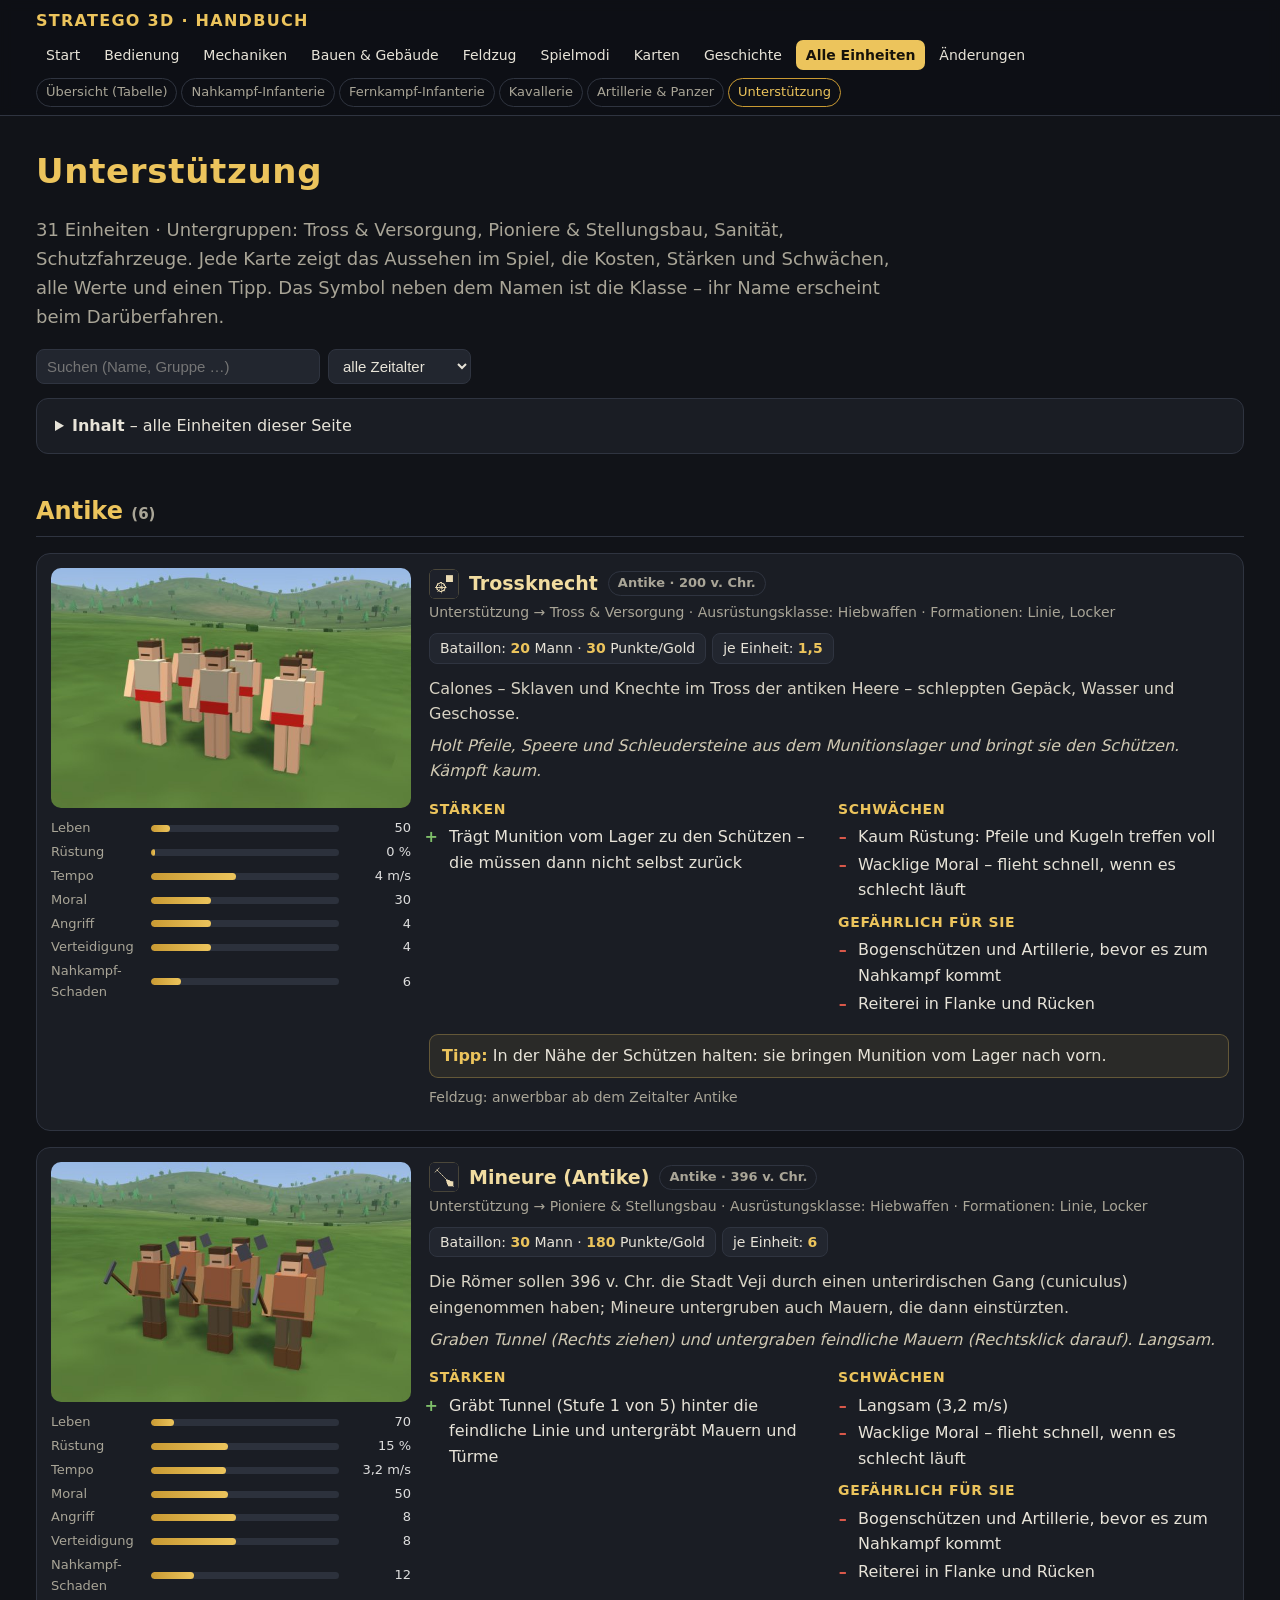
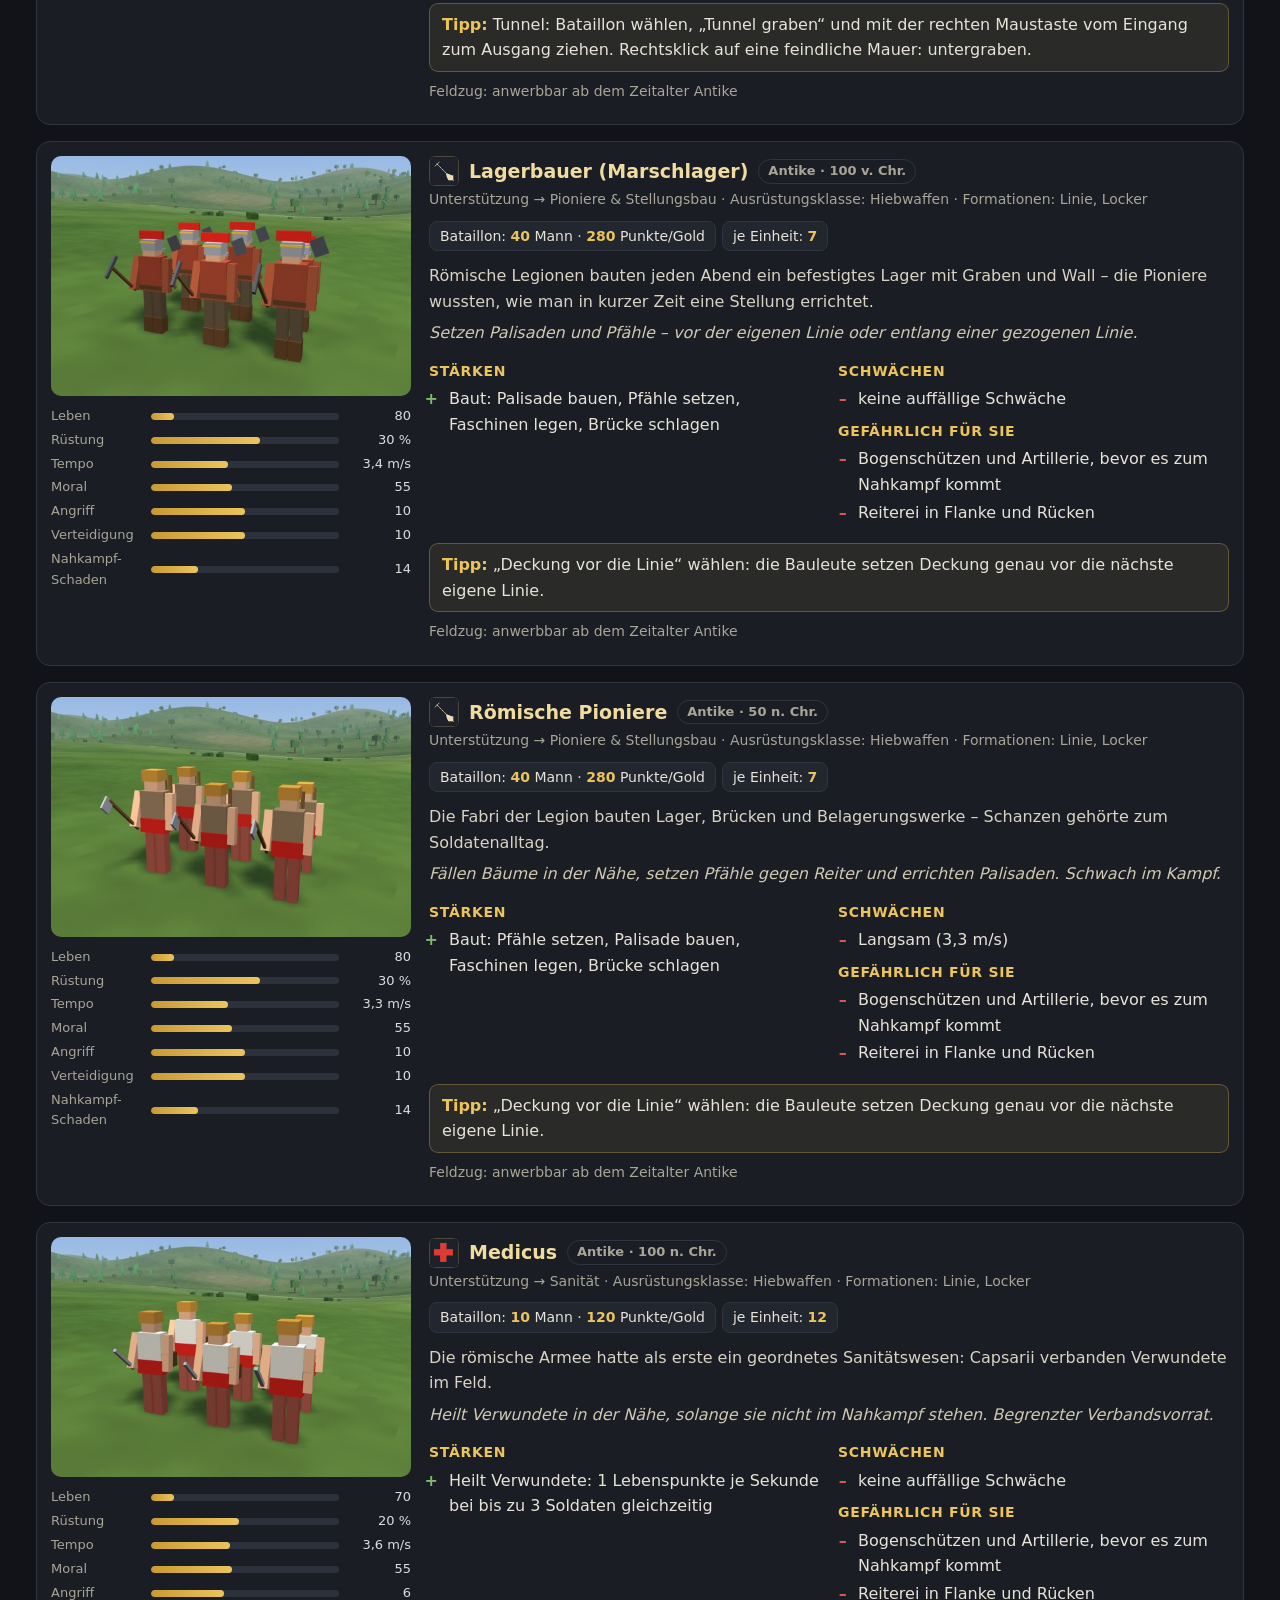
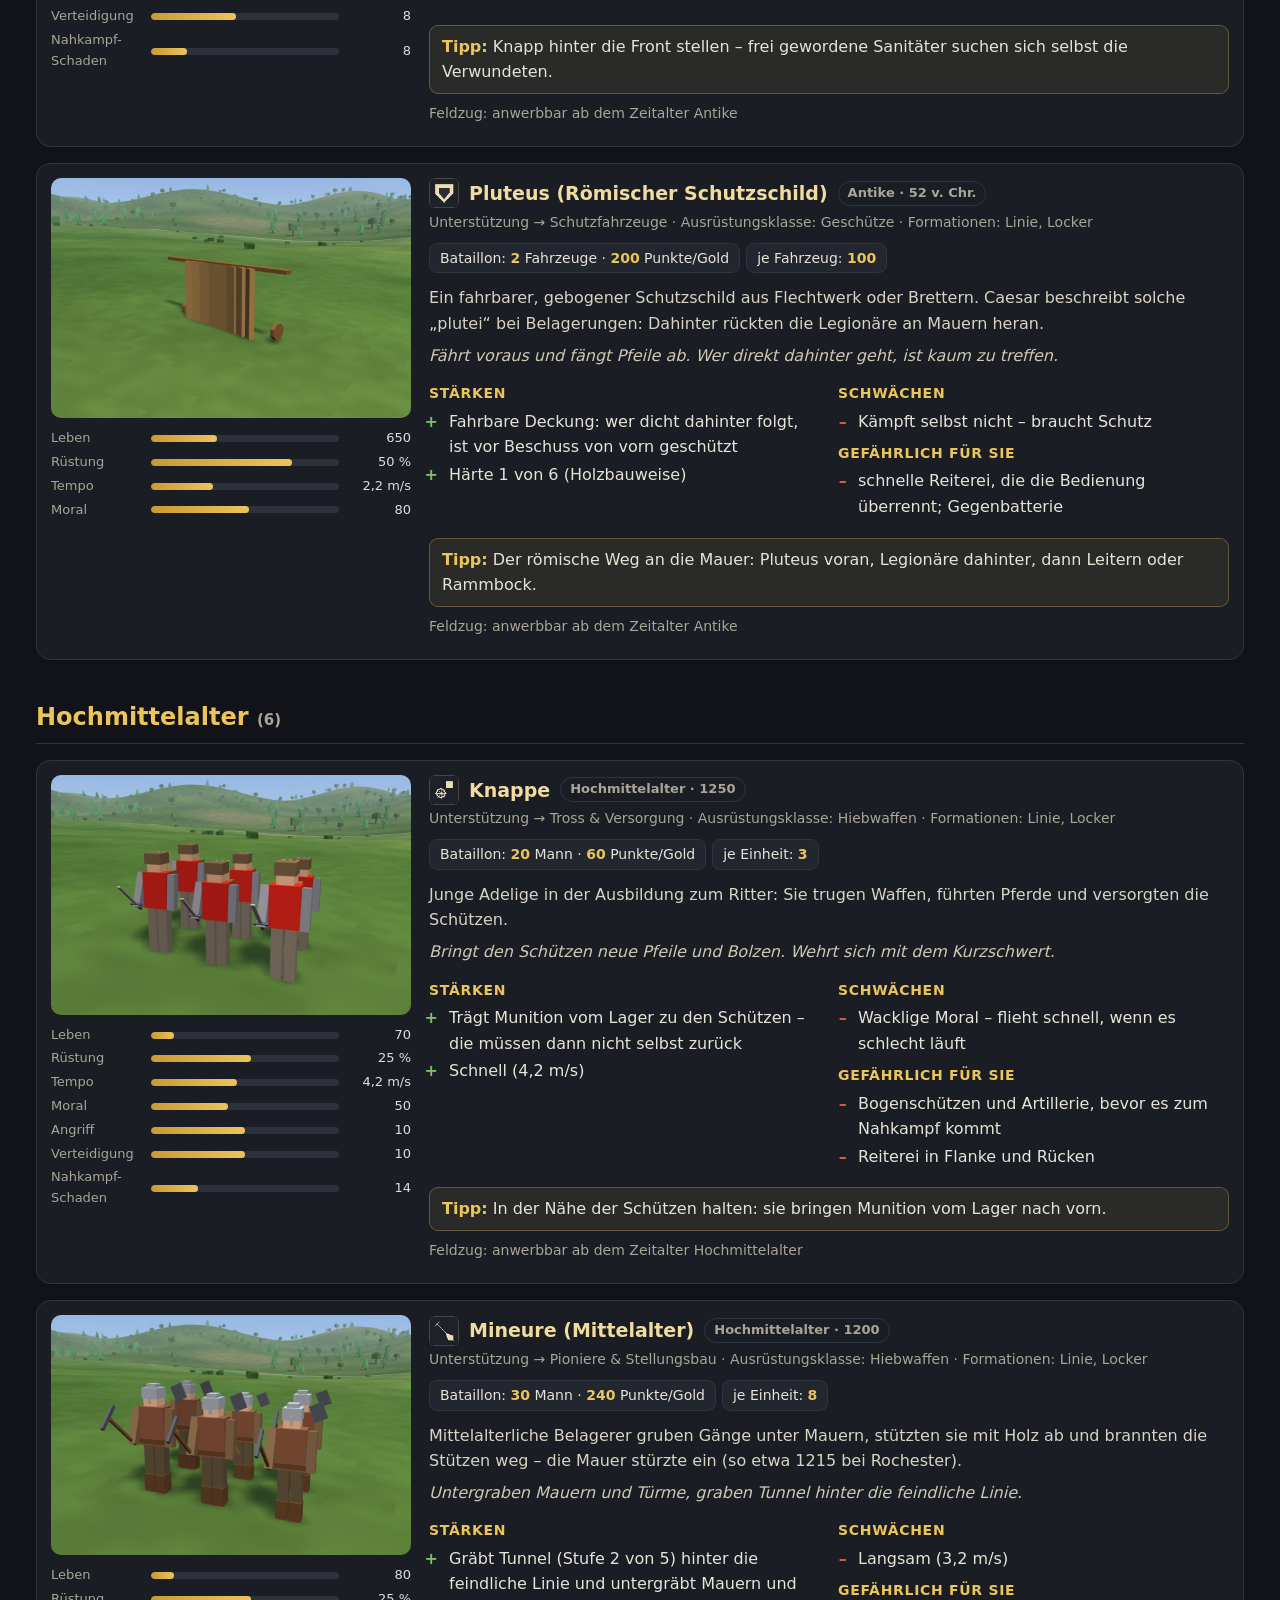
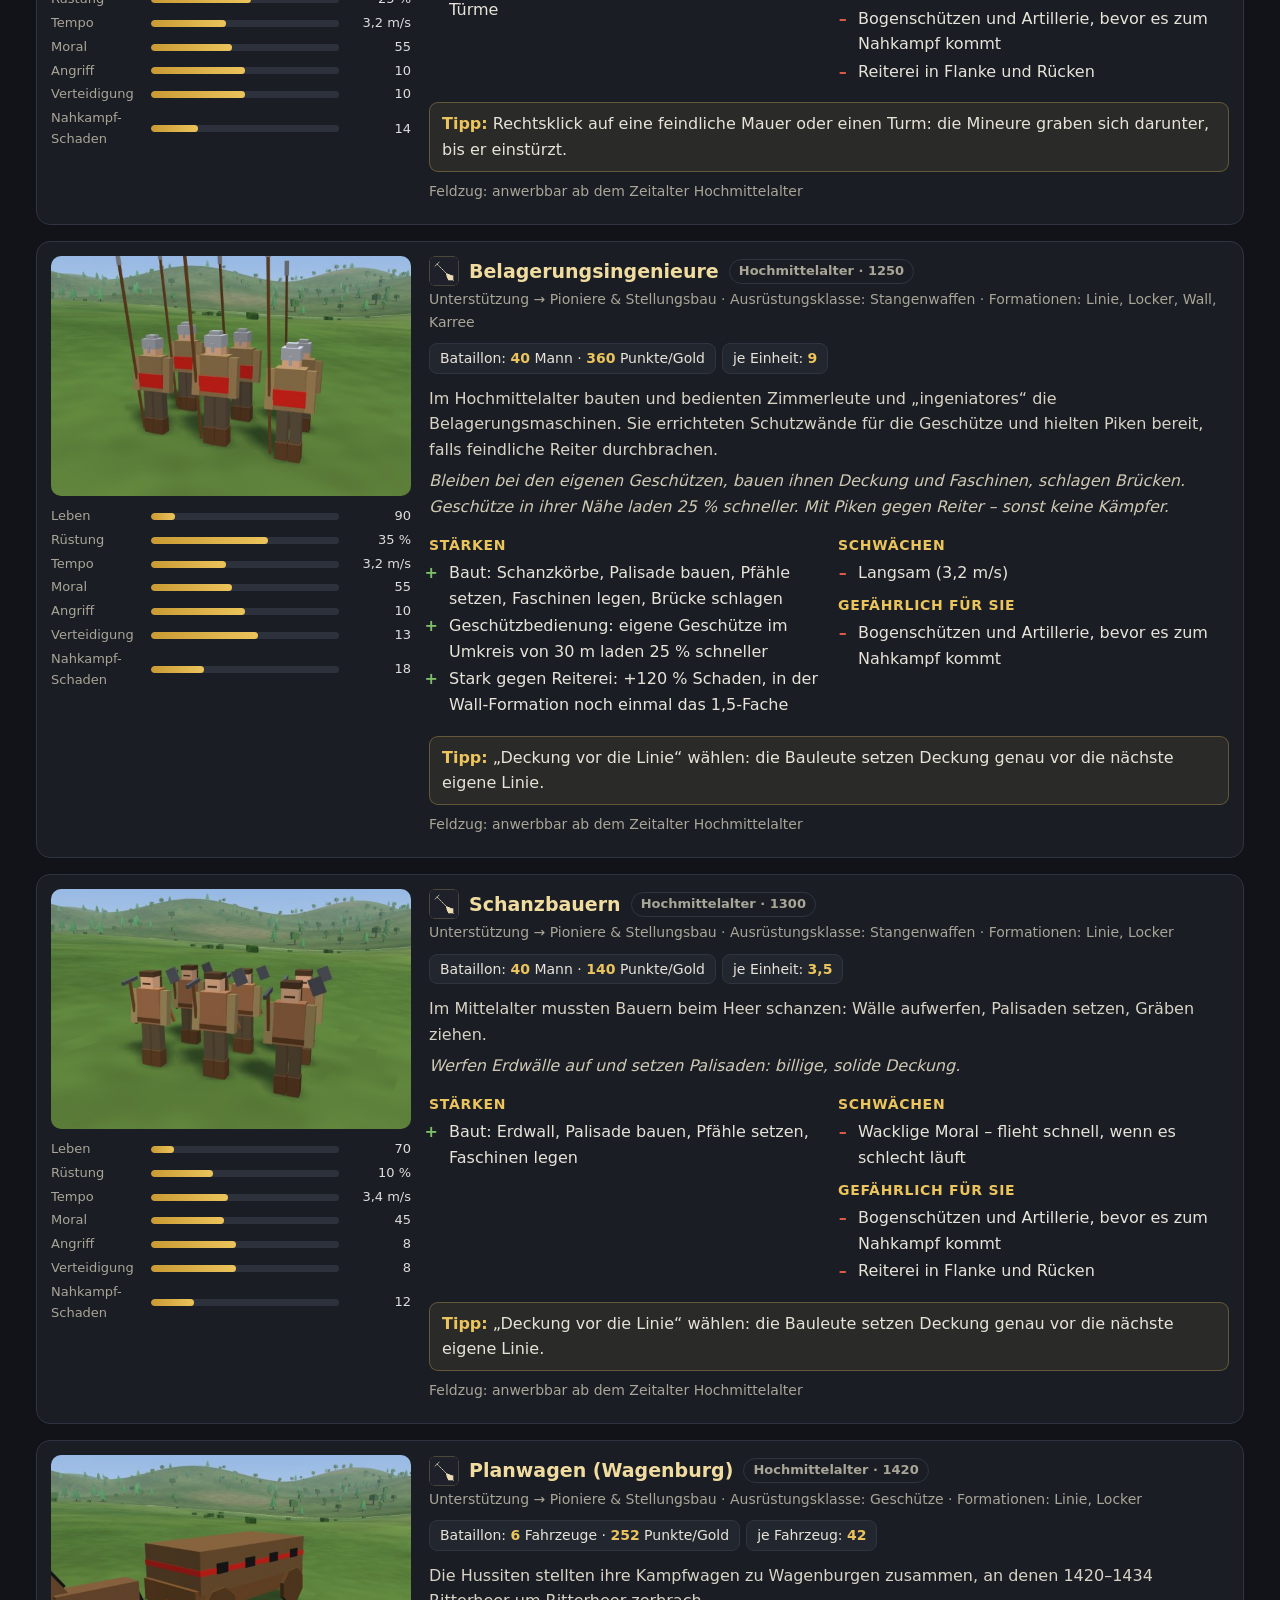
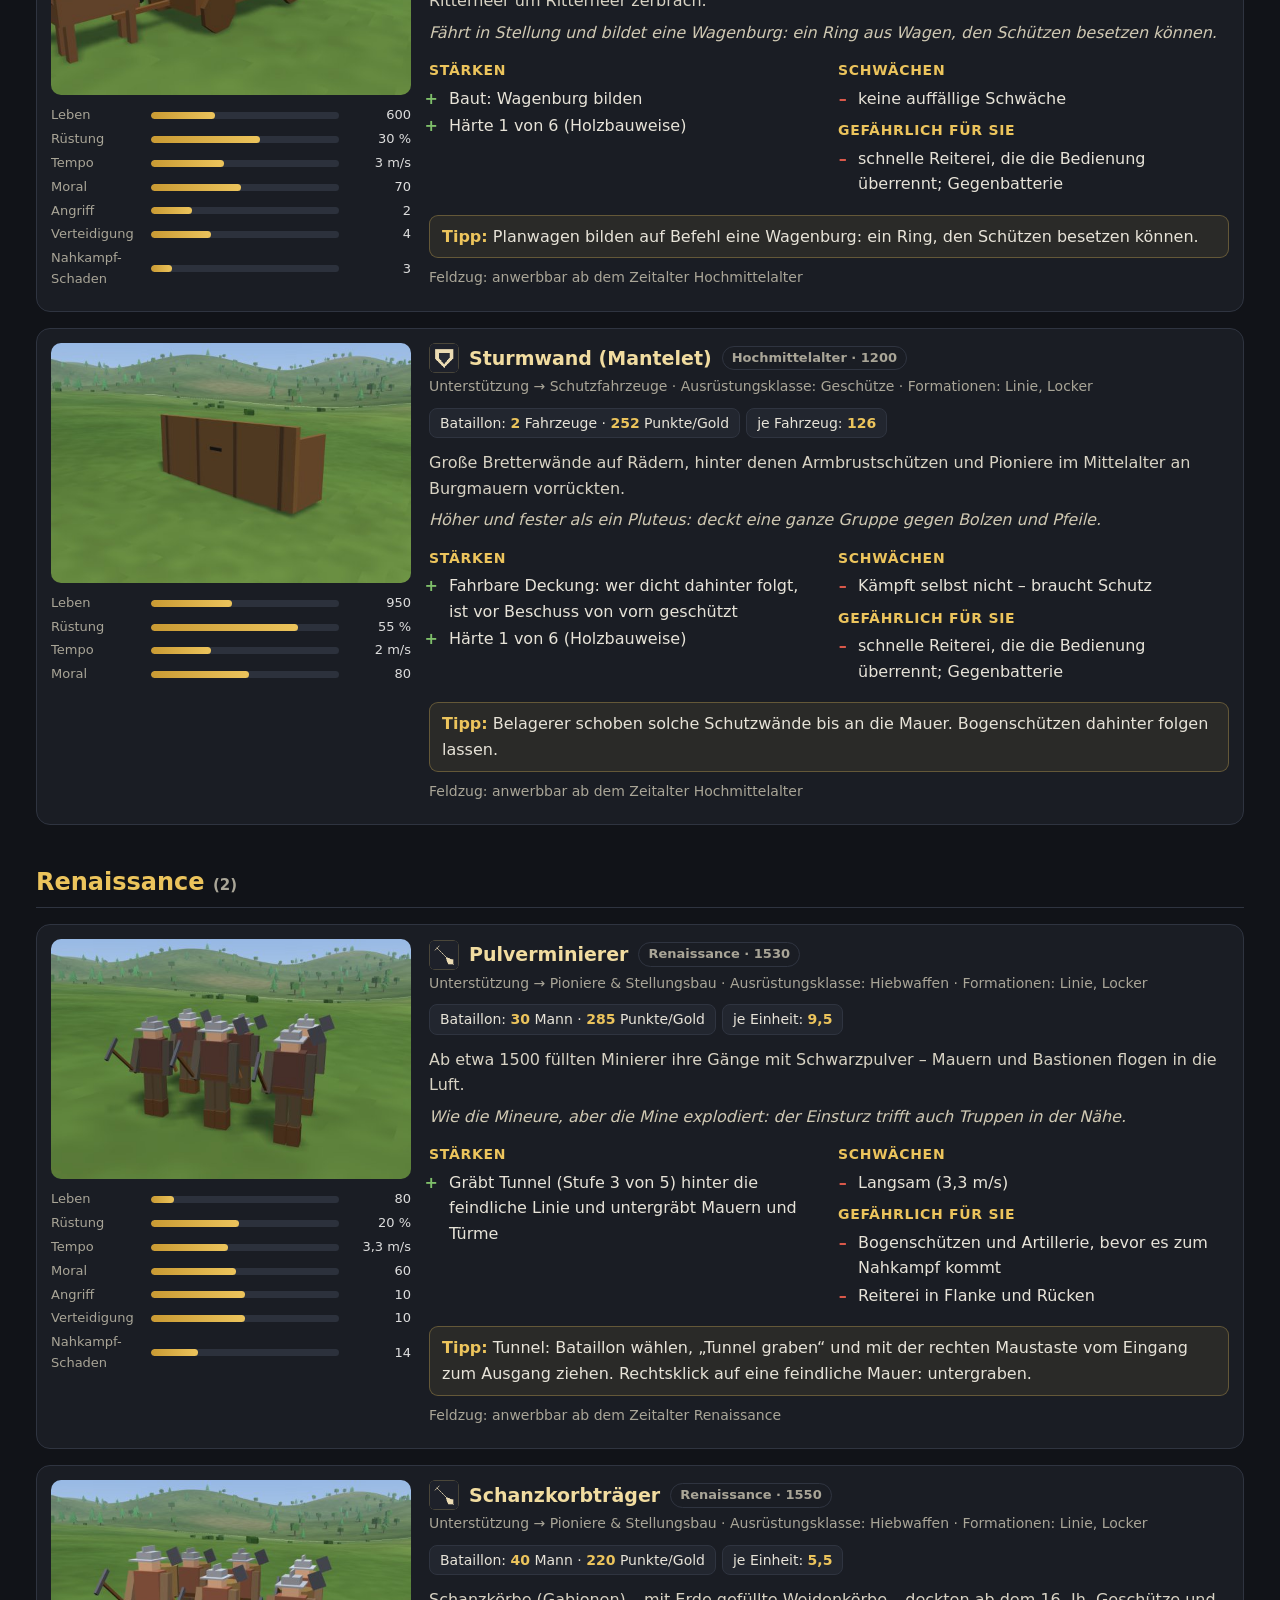
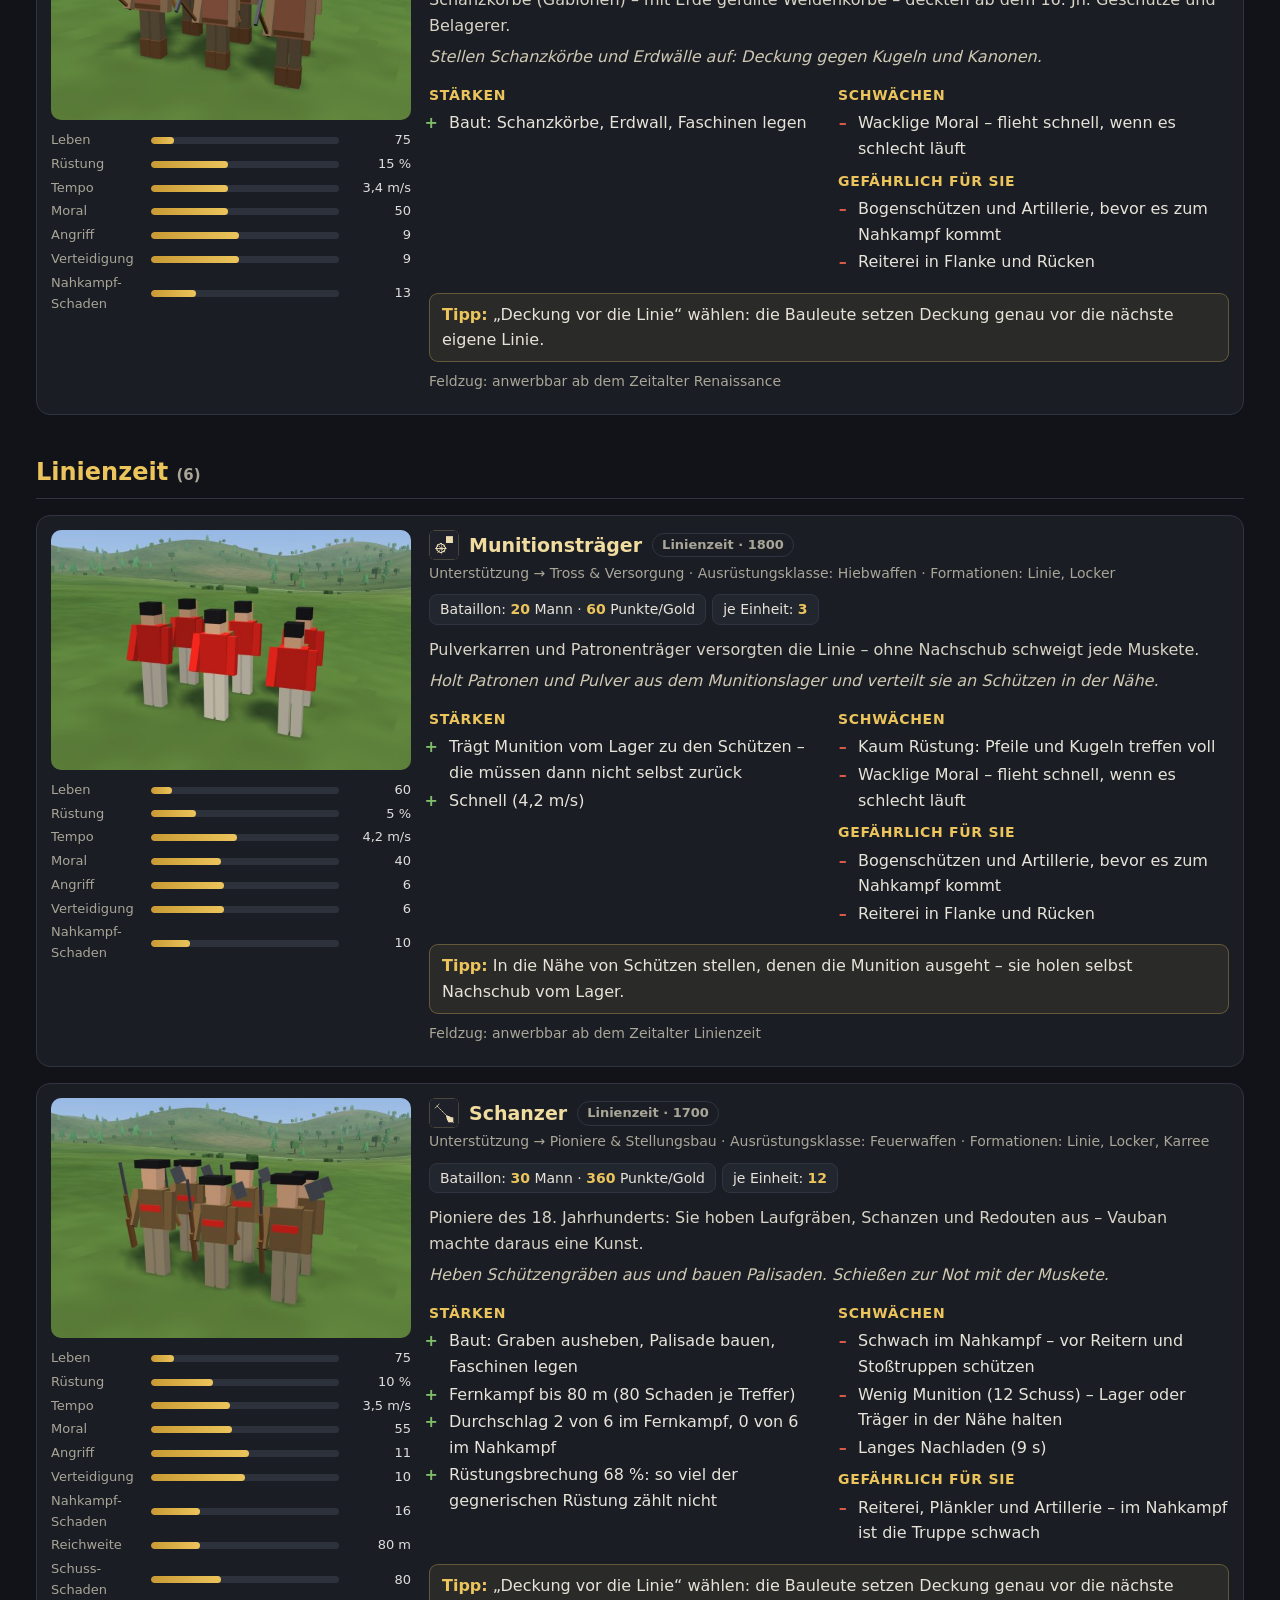
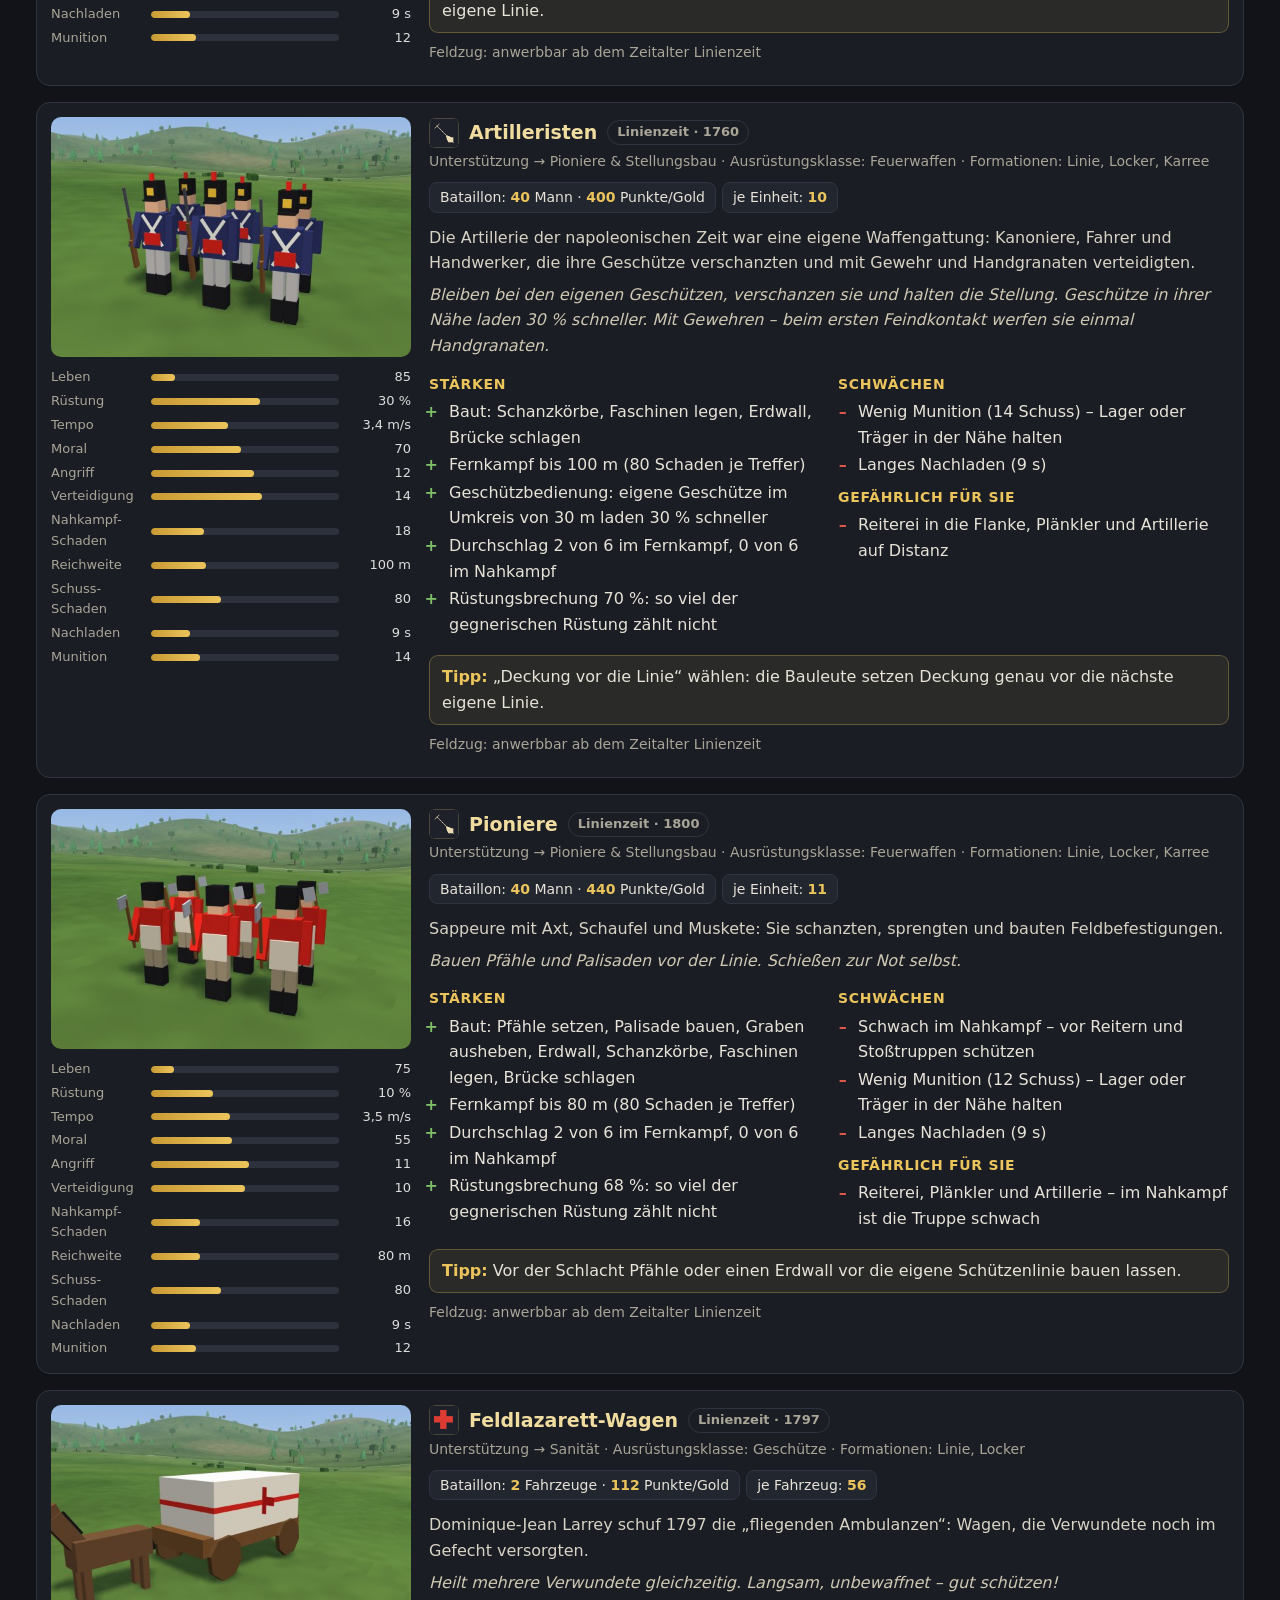
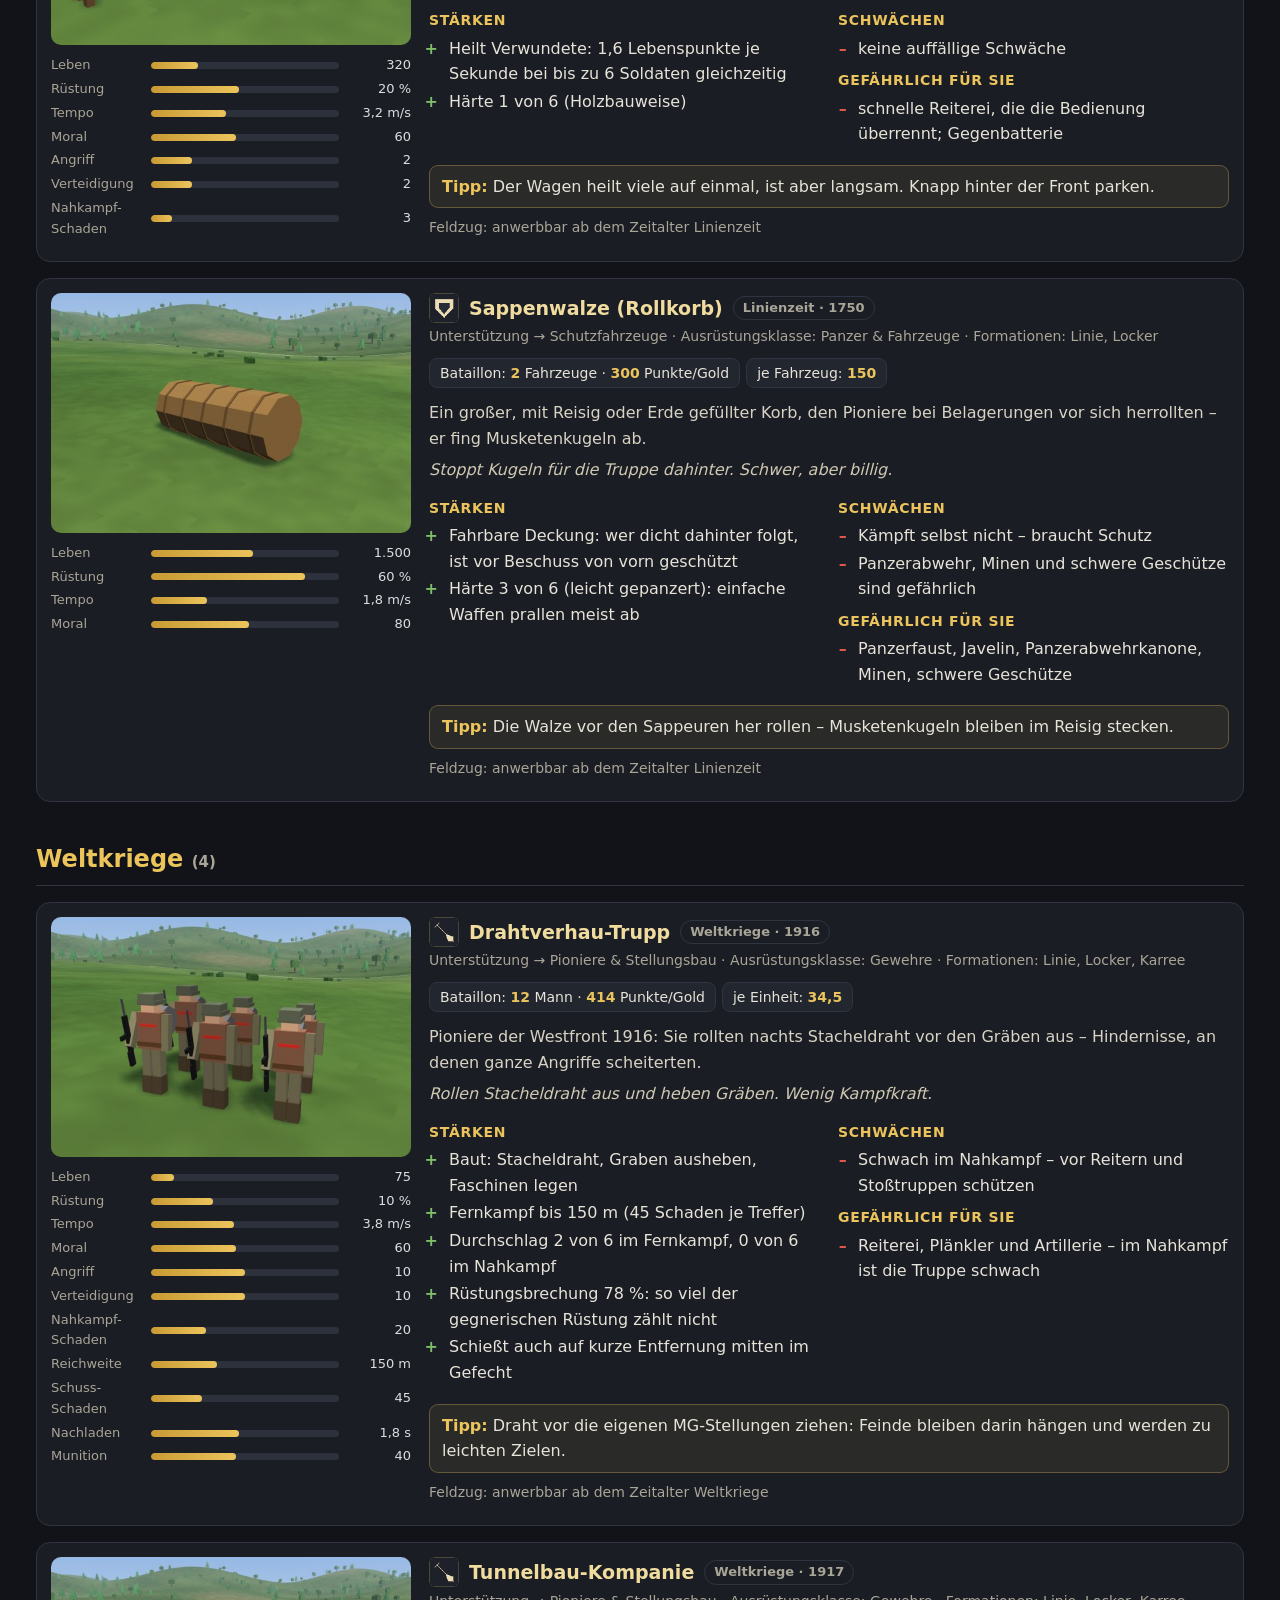
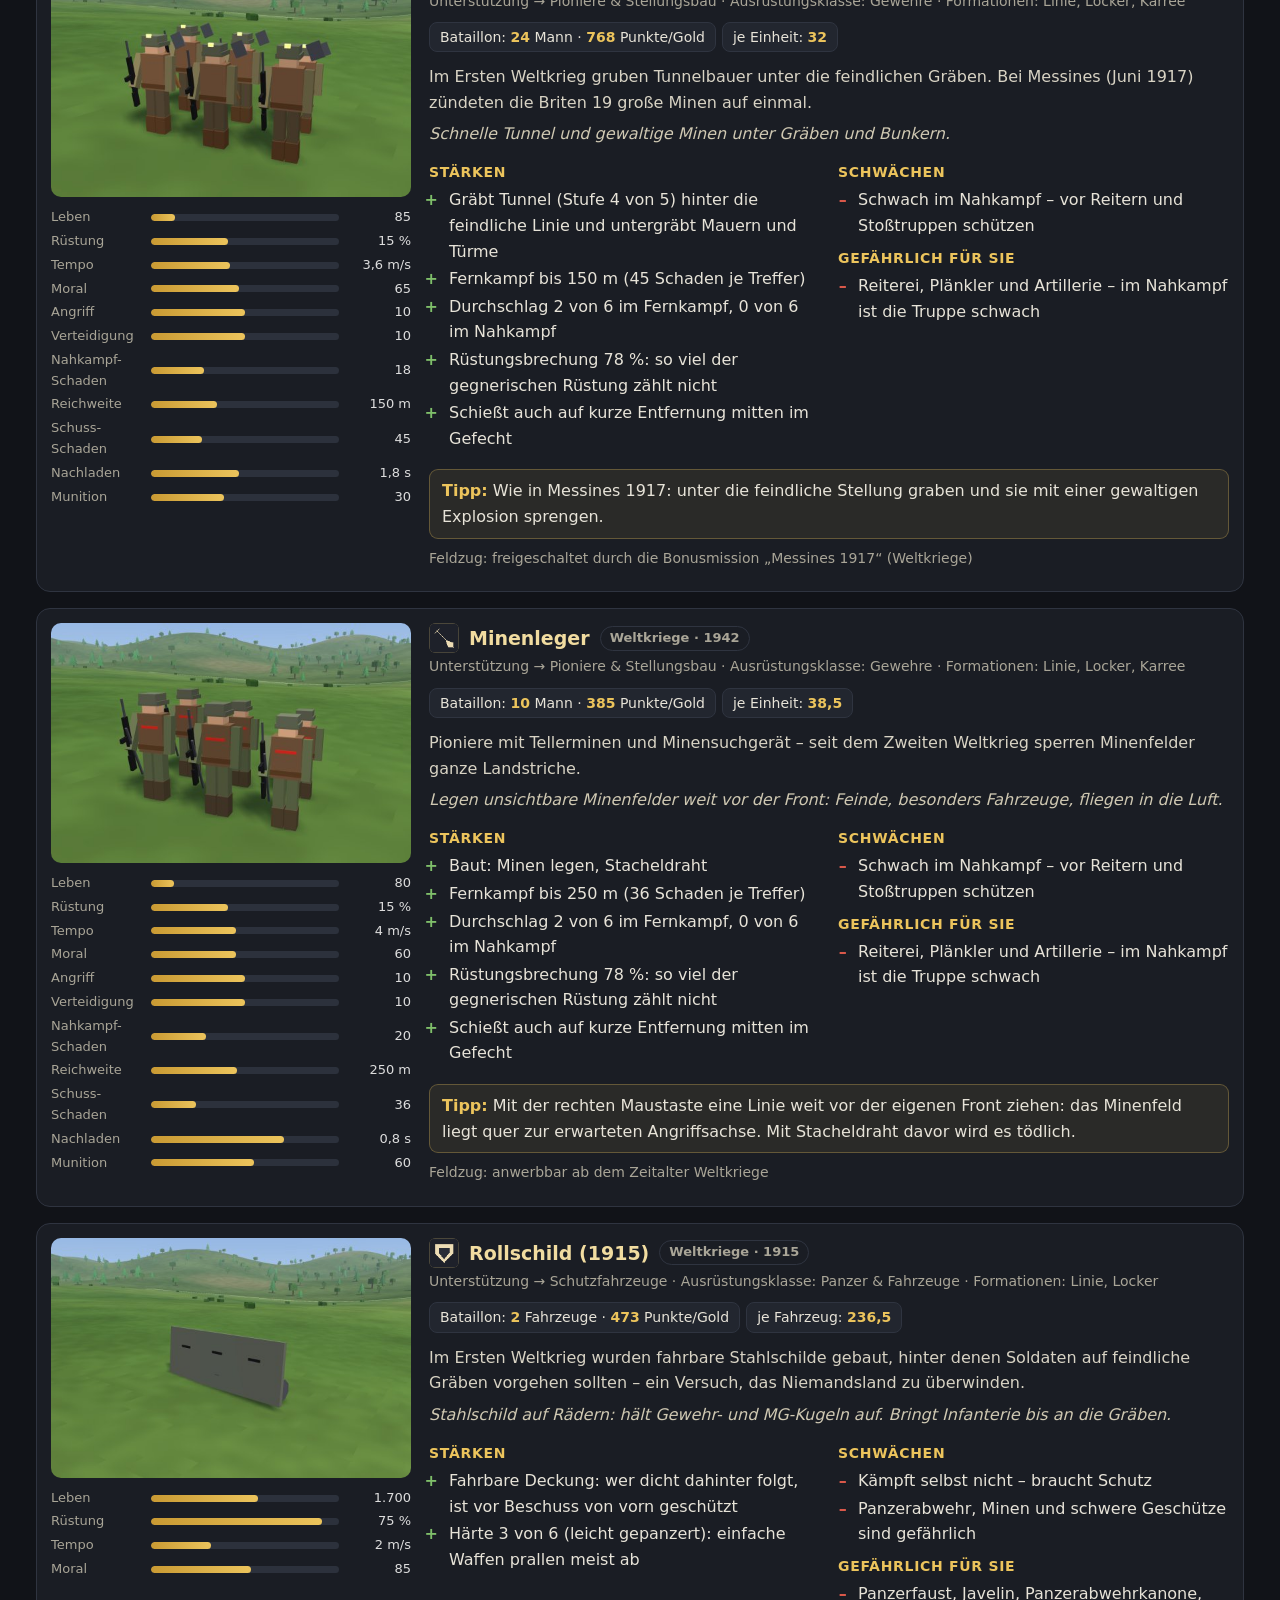
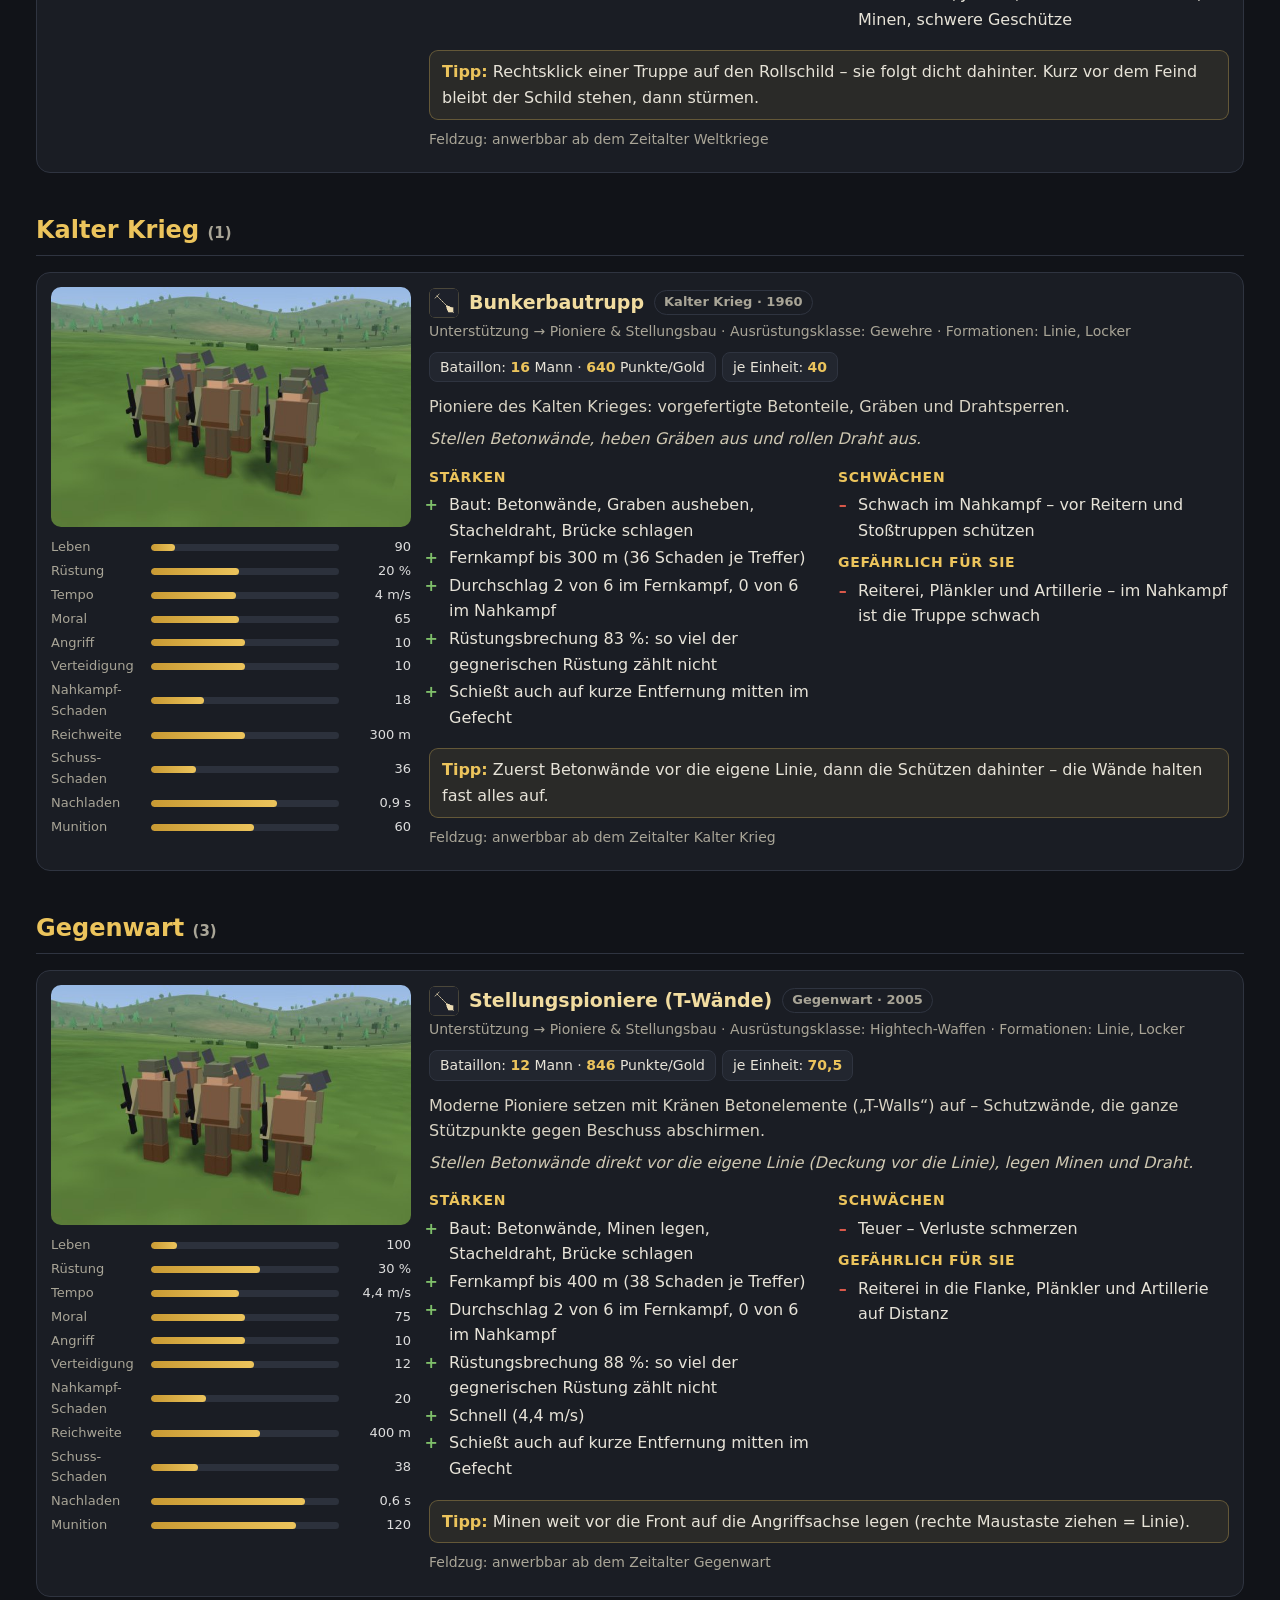
<file: einheiten-unterstuetzung.html>
<!doctype html>
<html lang="de"><head><meta charset="utf-8"><meta name="viewport" content="width=device-width,initial-scale=1">
<title>Unterstützung – Stratego 3D Handbuch</title><link rel="stylesheet" href="stil.css"></head>
<body><header class="top"><div class="in"><a class="logo" href="index.html">STRATEGO 3D · HANDBUCH</a>
<nav><a href="index.html">Start</a><a href="bedienung.html">Bedienung</a><a href="mechaniken.html">Mechaniken</a><a href="bauen.html">Bauen &amp; Gebäude</a><a href="feldzug.html">Feldzug</a><a href="modi.html">Spielmodi</a><a href="karten.html">Karten</a><a href="geschichte.html">Geschichte</a><a href="einheiten.html" class=on>Alle Einheiten</a><a href="changelog.html">Änderungen</a></nav></div><div class="sub"><a href="einheiten.html">Übersicht (Tabelle)</a><a href="einheiten-infanterie.html">Nahkampf-Infanterie</a><a href="einheiten-fernkampf.html">Fernkampf-Infanterie</a><a href="einheiten-kavallerie.html">Kavallerie</a><a href="einheiten-artillerie.html">Artillerie &amp; Panzer</a><a href="einheiten-unterstuetzung.html" class=on>Unterstützung</a></div></header>
<main><h1>Unterstützung</h1>
<p class="lead">31 Einheiten · Untergruppen: Tross &amp; Versorgung, Pioniere &amp; Stellungsbau, Sanität, Schutzfahrzeuge. Jede Karte zeigt das Aussehen im Spiel, die Kosten, Stärken und
Schwächen, alle Werte und einen Tipp. Das Symbol neben dem Namen ist die Klasse – ihr Name erscheint beim Darüberfahren.</p>
<div class=filter><input id=q placeholder="Suchen (Name, Gruppe …)" size=28><select id=fe><option value="">alle Zeitalter</option><option value="1">Antike</option><option value="3">Hochmittelalter</option><option value="4">Renaissance</option><option value="5">Linienzeit</option><option value="6">Weltkriege</option><option value="7">Kalter Krieg</option><option value="8">Gegenwart</option><option value="9">Zukunft</option></select></div>
<details class=box><summary><b>Inhalt</b> – alle Einheiten dieser Seite</summary><div class=toc><a href="#z1"><b>Antike</b></a><a href="#calo">· Trossknecht</a><a href="#cuniculi">· Mineure (Antike)</a><a href="#lagerbauer">· Lagerbauer (Marschlager)</a><a href="#fabri">· Römische Pioniere</a><a href="#medicus">· Medicus</a><a href="#pluteus">· Pluteus (Römischer Schutzschild)</a><a href="#z3"><b>Hochmittelalter</b></a><a href="#knappe">· Knappe</a><a href="#mineure">· Mineure (Mittelalter)</a><a href="#bel_ingenieur">· Belagerungsingenieure</a><a href="#schanzbauer">· Schanzbauern</a><a href="#planwagen">· Planwagen (Wagenburg)</a><a href="#sturmwand">· Sturmwand (Mantelet)</a><a href="#z4"><b>Renaissance</b></a><a href="#minierer">· Pulverminierer</a><a href="#schanzkorb_tr">· Schanzkorbträger</a><a href="#z5"><b>Linienzeit</b></a><a href="#munitionstraeger">· Munitionsträger</a><a href="#schanzer">· Schanzer</a><a href="#artillerist">· Artilleristen</a><a href="#pionier">· Pioniere</a><a href="#feldscher">· Feldlazarett-Wagen</a><a href="#sappenwalze">· Sappenwalze (Rollkorb)</a><a href="#z6"><b>Weltkriege</b></a><a href="#drahttrupp">· Drahtverhau-Trupp</a><a href="#tunnelkompanie">· Tunnelbau-Kompanie</a><a href="#minenleger">· Minenleger</a><a href="#rollschild">· Rollschild (1915)</a><a href="#z7"><b>Kalter Krieg</b></a><a href="#bunkerbau">· Bunkerbautrupp</a><a href="#z8"><b>Gegenwart</b></a><a href="#twall_pio">· Stellungspioniere (T-Wände)</a><a href="#sanitaeter">· Sanitäter</a><a href="#schildwagen">· Schutzwandfahrzeug</a><a href="#z9"><b>Zukunft</b></a><a href="#bohrtrupp">· Tunnelbohr-Trupp (Zukunft)</a><a href="#schilddrohnen">· Schildbau-Drohnen</a><a href="#kuppelwagen">· Kuppelwagen (Energiekuppel)</a></div></details><h2 id="z1">Antike <small style="color:var(--mut);font-size:15px">(6)</small></h2><section class=unit id="calo" data-f="trossknecht calo tross &amp; versorgung antike" data-era="1">
<div><img class=pic loading=lazy width=540 height=360 src="bilder/calo.jpg" alt="Trossknecht"><div class=stats><div class=bar><span class=n>Leben</span><i><b style="width:10%"></b></i><em>50</em></div><div class=bar><span class=n>Rüstung</span><i><b style="width:2%"></b></i><em>0 %</em></div><div class=bar><span class=n>Tempo</span><i><b style="width:45%"></b></i><em>4 m/s</em></div><div class=bar><span class=n>Moral</span><i><b style="width:32%"></b></i><em>30</em></div><div class=bar><span class=n>Angriff</span><i><b style="width:32%"></b></i><em>4</em></div><div class=bar><span class=n>Verteidigung</span><i><b style="width:32%"></b></i><em>4</em></div><div class=bar><span class=n>Nahkampf-Schaden</span><i><b style="width:16%"></b></i><em>6</em></div></div></div>
<div><h3><img class="sym" src="bilder/symbole/tross.png" alt="Tross und Versorgung" title="Tross und Versorgung · Tross &amp; Versorgung"> Trossknecht <span class=era>Antike · 200 v. Chr.</span></h3>
<div class=meta>Unterstützung → Tross &amp; Versorgung · Ausrüstungsklasse: Hiebwaffen · Formationen: Linie, Locker</div>
<span class=cost>Bataillon: <b>20</b> Mann · <b>30</b> Punkte/Gold</span><span class=cost>je Einheit: <b>1,5</b></span>
<p class=desc>Calones – Sklaven und Knechte im Tross der antiken Heere – schleppten Gepäck, Wasser und Geschosse.</p><p class=role>Holt Pfeile, Speere und Schleudersteine aus dem Munitionslager und bringt sie den Schützen. Kämpft kaum.</p>
<div class=cols><div><div class=lab>Stärken</div><ul class=plus><li>Trägt Munition vom Lager zu den Schützen – die müssen dann nicht selbst zurück</li></ul></div>
<div><div class=lab>Schwächen</div><ul class=minus><li>Kaum Rüstung: Pfeile und Kugeln treffen voll</li><li>Wacklige Moral – flieht schnell, wenn es schlecht läuft</li></ul>
<div class=lab>Gefährlich für sie</div><ul class=minus><li>Bogenschützen und Artillerie, bevor es zum Nahkampf kommt</li><li>Reiterei in Flanke und Rücken</li></ul></div></div>
<div class=tipline><b>Tipp:</b> In der Nähe der Schützen halten: sie bringen Munition vom Lager nach vorn.</div>
<div class=meta style="margin-top:8px">Feldzug: anwerbbar ab dem Zeitalter Antike</div>
</div></section><section class=unit id="cuniculi" data-f="mineure (antike) cuniculi pioniere &amp; stellungsbau antike" data-era="1">
<div><img class=pic loading=lazy width=540 height=360 src="bilder/cuniculi.jpg" alt="Mineure (Antike)"><div class=stats><div class=bar><span class=n>Leben</span><i><b style="width:12%"></b></i><em>70</em></div><div class=bar><span class=n>Rüstung</span><i><b style="width:41%"></b></i><em>15 %</em></div><div class=bar><span class=n>Tempo</span><i><b style="width:40%"></b></i><em>3,2 m/s</em></div><div class=bar><span class=n>Moral</span><i><b style="width:41%"></b></i><em>50</em></div><div class=bar><span class=n>Angriff</span><i><b style="width:45%"></b></i><em>8</em></div><div class=bar><span class=n>Verteidigung</span><i><b style="width:45%"></b></i><em>8</em></div><div class=bar><span class=n>Nahkampf-Schaden</span><i><b style="width:23%"></b></i><em>12</em></div></div></div>
<div><h3><img class="sym" src="bilder/symbole/pionier.png" alt="Pioniere und Stellungsbau" title="Pioniere und Stellungsbau · Pioniere &amp; Stellungsbau"> Mineure (Antike) <span class=era>Antike · 396 v. Chr.</span></h3>
<div class=meta>Unterstützung → Pioniere &amp; Stellungsbau · Ausrüstungsklasse: Hiebwaffen · Formationen: Linie, Locker</div>
<span class=cost>Bataillon: <b>30</b> Mann · <b>180</b> Punkte/Gold</span><span class=cost>je Einheit: <b>6</b></span>
<p class=desc>Die Römer sollen 396 v. Chr. die Stadt Veji durch einen unterirdischen Gang (cuniculus) eingenommen haben; Mineure untergruben auch Mauern, die dann einstürzten.</p><p class=role>Graben Tunnel (Rechts ziehen) und untergraben feindliche Mauern (Rechtsklick darauf). Langsam.</p>
<div class=cols><div><div class=lab>Stärken</div><ul class=plus><li>Gräbt Tunnel (Stufe 1 von 5) hinter die feindliche Linie und untergräbt Mauern und Türme</li></ul></div>
<div><div class=lab>Schwächen</div><ul class=minus><li>Langsam (3,2 m/s)</li><li>Wacklige Moral – flieht schnell, wenn es schlecht läuft</li></ul>
<div class=lab>Gefährlich für sie</div><ul class=minus><li>Bogenschützen und Artillerie, bevor es zum Nahkampf kommt</li><li>Reiterei in Flanke und Rücken</li></ul></div></div>
<div class=tipline><b>Tipp:</b> Tunnel: Bataillon wählen, „Tunnel graben“ und mit der rechten Maustaste vom Eingang zum Ausgang ziehen. Rechtsklick auf eine feindliche Mauer: untergraben.</div>
<div class=meta style="margin-top:8px">Feldzug: anwerbbar ab dem Zeitalter Antike</div>
</div></section><section class=unit id="lagerbauer" data-f="lagerbauer (marschlager) lagerbauer pioniere &amp; stellungsbau antike" data-era="1">
<div><img class=pic loading=lazy width=540 height=360 src="bilder/lagerbauer.jpg" alt="Lagerbauer (Marschlager)"><div class=stats><div class=bar><span class=n>Leben</span><i><b style="width:12%"></b></i><em>80</em></div><div class=bar><span class=n>Rüstung</span><i><b style="width:58%"></b></i><em>30 %</em></div><div class=bar><span class=n>Tempo</span><i><b style="width:41%"></b></i><em>3,4 m/s</em></div><div class=bar><span class=n>Moral</span><i><b style="width:43%"></b></i><em>55</em></div><div class=bar><span class=n>Angriff</span><i><b style="width:50%"></b></i><em>10</em></div><div class=bar><span class=n>Verteidigung</span><i><b style="width:50%"></b></i><em>10</em></div><div class=bar><span class=n>Nahkampf-Schaden</span><i><b style="width:25%"></b></i><em>14</em></div></div></div>
<div><h3><img class="sym" src="bilder/symbole/pionier.png" alt="Pioniere und Stellungsbau" title="Pioniere und Stellungsbau · Pioniere &amp; Stellungsbau"> Lagerbauer (Marschlager) <span class=era>Antike · 100 v. Chr.</span></h3>
<div class=meta>Unterstützung → Pioniere &amp; Stellungsbau · Ausrüstungsklasse: Hiebwaffen · Formationen: Linie, Locker</div>
<span class=cost>Bataillon: <b>40</b> Mann · <b>280</b> Punkte/Gold</span><span class=cost>je Einheit: <b>7</b></span>
<p class=desc>Römische Legionen bauten jeden Abend ein befestigtes Lager mit Graben und Wall – die Pioniere wussten, wie man in kurzer Zeit eine Stellung errichtet.</p><p class=role>Setzen Palisaden und Pfähle – vor der eigenen Linie oder entlang einer gezogenen Linie.</p>
<div class=cols><div><div class=lab>Stärken</div><ul class=plus><li>Baut: Palisade bauen, Pfähle setzen, Faschinen legen, Brücke schlagen</li></ul></div>
<div><div class=lab>Schwächen</div><ul class=minus><li>keine auffällige Schwäche</li></ul>
<div class=lab>Gefährlich für sie</div><ul class=minus><li>Bogenschützen und Artillerie, bevor es zum Nahkampf kommt</li><li>Reiterei in Flanke und Rücken</li></ul></div></div>
<div class=tipline><b>Tipp:</b> „Deckung vor die Linie“ wählen: die Bauleute setzen Deckung genau vor die nächste eigene Linie.</div>
<div class=meta style="margin-top:8px">Feldzug: anwerbbar ab dem Zeitalter Antike</div>
</div></section><section class=unit id="fabri" data-f="römische pioniere fabri pioniere &amp; stellungsbau antike" data-era="1">
<div><img class=pic loading=lazy width=540 height=360 src="bilder/fabri.jpg" alt="Römische Pioniere"><div class=stats><div class=bar><span class=n>Leben</span><i><b style="width:12%"></b></i><em>80</em></div><div class=bar><span class=n>Rüstung</span><i><b style="width:58%"></b></i><em>30 %</em></div><div class=bar><span class=n>Tempo</span><i><b style="width:41%"></b></i><em>3,3 m/s</em></div><div class=bar><span class=n>Moral</span><i><b style="width:43%"></b></i><em>55</em></div><div class=bar><span class=n>Angriff</span><i><b style="width:50%"></b></i><em>10</em></div><div class=bar><span class=n>Verteidigung</span><i><b style="width:50%"></b></i><em>10</em></div><div class=bar><span class=n>Nahkampf-Schaden</span><i><b style="width:25%"></b></i><em>14</em></div></div></div>
<div><h3><img class="sym" src="bilder/symbole/pionier.png" alt="Pioniere und Stellungsbau" title="Pioniere und Stellungsbau · Pioniere &amp; Stellungsbau"> Römische Pioniere <span class=era>Antike · 50 n. Chr.</span></h3>
<div class=meta>Unterstützung → Pioniere &amp; Stellungsbau · Ausrüstungsklasse: Hiebwaffen · Formationen: Linie, Locker</div>
<span class=cost>Bataillon: <b>40</b> Mann · <b>280</b> Punkte/Gold</span><span class=cost>je Einheit: <b>7</b></span>
<p class=desc>Die Fabri der Legion bauten Lager, Brücken und Belagerungswerke – Schanzen gehörte zum Soldatenalltag.</p><p class=role>Fällen Bäume in der Nähe, setzen Pfähle gegen Reiter und errichten Palisaden. Schwach im Kampf.</p>
<div class=cols><div><div class=lab>Stärken</div><ul class=plus><li>Baut: Pfähle setzen, Palisade bauen, Faschinen legen, Brücke schlagen</li></ul></div>
<div><div class=lab>Schwächen</div><ul class=minus><li>Langsam (3,3 m/s)</li></ul>
<div class=lab>Gefährlich für sie</div><ul class=minus><li>Bogenschützen und Artillerie, bevor es zum Nahkampf kommt</li><li>Reiterei in Flanke und Rücken</li></ul></div></div>
<div class=tipline><b>Tipp:</b> „Deckung vor die Linie“ wählen: die Bauleute setzen Deckung genau vor die nächste eigene Linie.</div>
<div class=meta style="margin-top:8px">Feldzug: anwerbbar ab dem Zeitalter Antike</div>
</div></section><section class=unit id="medicus" data-f="medicus medicus sanität antike" data-era="1">
<div><img class=pic loading=lazy width=540 height=360 src="bilder/medicus.jpg" alt="Medicus"><div class=stats><div class=bar><span class=n>Leben</span><i><b style="width:12%"></b></i><em>70</em></div><div class=bar><span class=n>Rüstung</span><i><b style="width:47%"></b></i><em>20 %</em></div><div class=bar><span class=n>Tempo</span><i><b style="width:42%"></b></i><em>3,6 m/s</em></div><div class=bar><span class=n>Moral</span><i><b style="width:43%"></b></i><em>55</em></div><div class=bar><span class=n>Angriff</span><i><b style="width:39%"></b></i><em>6</em></div><div class=bar><span class=n>Verteidigung</span><i><b style="width:45%"></b></i><em>8</em></div><div class=bar><span class=n>Nahkampf-Schaden</span><i><b style="width:19%"></b></i><em>8</em></div></div></div>
<div><h3><img class="sym" src="bilder/symbole/sanitaet.png" alt="Sanität" title="Sanität · Sanität"> Medicus <span class=era>Antike · 100 n. Chr.</span></h3>
<div class=meta>Unterstützung → Sanität · Ausrüstungsklasse: Hiebwaffen · Formationen: Linie, Locker</div>
<span class=cost>Bataillon: <b>10</b> Mann · <b>120</b> Punkte/Gold</span><span class=cost>je Einheit: <b>12</b></span>
<p class=desc>Die römische Armee hatte als erste ein geordnetes Sanitätswesen: Capsarii verbanden Verwundete im Feld.</p><p class=role>Heilt Verwundete in der Nähe, solange sie nicht im Nahkampf stehen. Begrenzter Verbandsvorrat.</p>
<div class=cols><div><div class=lab>Stärken</div><ul class=plus><li>Heilt Verwundete: 1 Lebenspunkte je Sekunde bei bis zu 3 Soldaten gleichzeitig</li></ul></div>
<div><div class=lab>Schwächen</div><ul class=minus><li>keine auffällige Schwäche</li></ul>
<div class=lab>Gefährlich für sie</div><ul class=minus><li>Bogenschützen und Artillerie, bevor es zum Nahkampf kommt</li><li>Reiterei in Flanke und Rücken</li></ul></div></div>
<div class=tipline><b>Tipp:</b> Knapp hinter die Front stellen – frei gewordene Sanitäter suchen sich selbst die Verwundeten.</div>
<div class=meta style="margin-top:8px">Feldzug: anwerbbar ab dem Zeitalter Antike</div>
</div></section><section class=unit id="pluteus" data-f="pluteus (römischer schutzschild) pluteus schutzfahrzeuge antike" data-era="1">
<div><img class=pic loading=lazy width=540 height=360 src="bilder/pluteus.jpg" alt="Pluteus (Römischer Schutzschild)"><div class=stats><div class=bar><span class=n>Leben</span><i><b style="width:35%"></b></i><em>650</em></div><div class=bar><span class=n>Rüstung</span><i><b style="width:75%"></b></i><em>50 %</em></div><div class=bar><span class=n>Tempo</span><i><b style="width:33%"></b></i><em>2,2 m/s</em></div><div class=bar><span class=n>Moral</span><i><b style="width:52%"></b></i><em>80</em></div></div></div>
<div><h3><img class="sym" src="bilder/symbole/schutz.png" alt="Schutzfahrzeuge" title="Schutzfahrzeuge · Schutzfahrzeuge"> Pluteus (Römischer Schutzschild) <span class=era>Antike · 52 v. Chr.</span></h3>
<div class=meta>Unterstützung → Schutzfahrzeuge · Ausrüstungsklasse: Geschütze · Formationen: Linie, Locker</div>
<span class=cost>Bataillon: <b>2</b> Fahrzeuge · <b>200</b> Punkte/Gold</span><span class=cost>je Fahrzeug: <b>100</b></span>
<p class=desc>Ein fahrbarer, gebogener Schutzschild aus Flechtwerk oder Brettern. Caesar beschreibt solche „plutei“ bei Belagerungen: Dahinter rückten die Legionäre an Mauern heran.</p><p class=role>Fährt voraus und fängt Pfeile ab. Wer direkt dahinter geht, ist kaum zu treffen.</p>
<div class=cols><div><div class=lab>Stärken</div><ul class=plus><li>Fahrbare Deckung: wer dicht dahinter folgt, ist vor Beschuss von vorn geschützt</li><li>Härte 1 von 6 (Holzbauweise)</li></ul></div>
<div><div class=lab>Schwächen</div><ul class=minus><li>Kämpft selbst nicht – braucht Schutz</li></ul>
<div class=lab>Gefährlich für sie</div><ul class=minus><li>schnelle Reiterei, die die Bedienung überrennt; Gegenbatterie</li></ul></div></div>
<div class=tipline><b>Tipp:</b> Der römische Weg an die Mauer: Pluteus voran, Legionäre dahinter, dann Leitern oder Rammbock.</div>
<div class=meta style="margin-top:8px">Feldzug: anwerbbar ab dem Zeitalter Antike</div>
</div></section><h2 id="z3">Hochmittelalter <small style="color:var(--mut);font-size:15px">(6)</small></h2><section class=unit id="knappe" data-f="knappe knappe tross &amp; versorgung hochmittelalter" data-era="3">
<div><img class=pic loading=lazy width=540 height=360 src="bilder/knappe.jpg" alt="Knappe"><div class=stats><div class=bar><span class=n>Leben</span><i><b style="width:12%"></b></i><em>70</em></div><div class=bar><span class=n>Rüstung</span><i><b style="width:53%"></b></i><em>25 %</em></div><div class=bar><span class=n>Tempo</span><i><b style="width:46%"></b></i><em>4,2 m/s</em></div><div class=bar><span class=n>Moral</span><i><b style="width:41%"></b></i><em>50</em></div><div class=bar><span class=n>Angriff</span><i><b style="width:50%"></b></i><em>10</em></div><div class=bar><span class=n>Verteidigung</span><i><b style="width:50%"></b></i><em>10</em></div><div class=bar><span class=n>Nahkampf-Schaden</span><i><b style="width:25%"></b></i><em>14</em></div></div></div>
<div><h3><img class="sym" src="bilder/symbole/tross.png" alt="Tross und Versorgung" title="Tross und Versorgung · Tross &amp; Versorgung"> Knappe <span class=era>Hochmittelalter · 1250</span></h3>
<div class=meta>Unterstützung → Tross &amp; Versorgung · Ausrüstungsklasse: Hiebwaffen · Formationen: Linie, Locker</div>
<span class=cost>Bataillon: <b>20</b> Mann · <b>60</b> Punkte/Gold</span><span class=cost>je Einheit: <b>3</b></span>
<p class=desc>Junge Adelige in der Ausbildung zum Ritter: Sie trugen Waffen, führten Pferde und versorgten die Schützen.</p><p class=role>Bringt den Schützen neue Pfeile und Bolzen. Wehrt sich mit dem Kurzschwert.</p>
<div class=cols><div><div class=lab>Stärken</div><ul class=plus><li>Trägt Munition vom Lager zu den Schützen – die müssen dann nicht selbst zurück</li><li>Schnell (4,2 m/s)</li></ul></div>
<div><div class=lab>Schwächen</div><ul class=minus><li>Wacklige Moral – flieht schnell, wenn es schlecht läuft</li></ul>
<div class=lab>Gefährlich für sie</div><ul class=minus><li>Bogenschützen und Artillerie, bevor es zum Nahkampf kommt</li><li>Reiterei in Flanke und Rücken</li></ul></div></div>
<div class=tipline><b>Tipp:</b> In der Nähe der Schützen halten: sie bringen Munition vom Lager nach vorn.</div>
<div class=meta style="margin-top:8px">Feldzug: anwerbbar ab dem Zeitalter Hochmittelalter</div>
</div></section><section class=unit id="mineure" data-f="mineure (mittelalter) mineure pioniere &amp; stellungsbau hochmittelalter" data-era="3">
<div><img class=pic loading=lazy width=540 height=360 src="bilder/mineure.jpg" alt="Mineure (Mittelalter)"><div class=stats><div class=bar><span class=n>Leben</span><i><b style="width:12%"></b></i><em>80</em></div><div class=bar><span class=n>Rüstung</span><i><b style="width:53%"></b></i><em>25 %</em></div><div class=bar><span class=n>Tempo</span><i><b style="width:40%"></b></i><em>3,2 m/s</em></div><div class=bar><span class=n>Moral</span><i><b style="width:43%"></b></i><em>55</em></div><div class=bar><span class=n>Angriff</span><i><b style="width:50%"></b></i><em>10</em></div><div class=bar><span class=n>Verteidigung</span><i><b style="width:50%"></b></i><em>10</em></div><div class=bar><span class=n>Nahkampf-Schaden</span><i><b style="width:25%"></b></i><em>14</em></div></div></div>
<div><h3><img class="sym" src="bilder/symbole/pionier.png" alt="Pioniere und Stellungsbau" title="Pioniere und Stellungsbau · Pioniere &amp; Stellungsbau"> Mineure (Mittelalter) <span class=era>Hochmittelalter · 1200</span></h3>
<div class=meta>Unterstützung → Pioniere &amp; Stellungsbau · Ausrüstungsklasse: Hiebwaffen · Formationen: Linie, Locker</div>
<span class=cost>Bataillon: <b>30</b> Mann · <b>240</b> Punkte/Gold</span><span class=cost>je Einheit: <b>8</b></span>
<p class=desc>Mittelalterliche Belagerer gruben Gänge unter Mauern, stützten sie mit Holz ab und brannten die Stützen weg – die Mauer stürzte ein (so etwa 1215 bei Rochester).</p><p class=role>Untergraben Mauern und Türme, graben Tunnel hinter die feindliche Linie.</p>
<div class=cols><div><div class=lab>Stärken</div><ul class=plus><li>Gräbt Tunnel (Stufe 2 von 5) hinter die feindliche Linie und untergräbt Mauern und Türme</li></ul></div>
<div><div class=lab>Schwächen</div><ul class=minus><li>Langsam (3,2 m/s)</li></ul>
<div class=lab>Gefährlich für sie</div><ul class=minus><li>Bogenschützen und Artillerie, bevor es zum Nahkampf kommt</li><li>Reiterei in Flanke und Rücken</li></ul></div></div>
<div class=tipline><b>Tipp:</b> Rechtsklick auf eine feindliche Mauer oder einen Turm: die Mineure graben sich darunter, bis er einstürzt.</div>
<div class=meta style="margin-top:8px">Feldzug: anwerbbar ab dem Zeitalter Hochmittelalter</div>
</div></section><section class=unit id="bel_ingenieur" data-f="belagerungsingenieure bel_ingenieur pioniere &amp; stellungsbau hochmittelalter" data-era="3">
<div><img class=pic loading=lazy width=540 height=360 src="bilder/bel_ingenieur.jpg" alt="Belagerungsingenieure"><div class=stats><div class=bar><span class=n>Leben</span><i><b style="width:13%"></b></i><em>90</em></div><div class=bar><span class=n>Rüstung</span><i><b style="width:62%"></b></i><em>35 %</em></div><div class=bar><span class=n>Tempo</span><i><b style="width:40%"></b></i><em>3,2 m/s</em></div><div class=bar><span class=n>Moral</span><i><b style="width:43%"></b></i><em>55</em></div><div class=bar><span class=n>Angriff</span><i><b style="width:50%"></b></i><em>10</em></div><div class=bar><span class=n>Verteidigung</span><i><b style="width:57%"></b></i><em>13</em></div><div class=bar><span class=n>Nahkampf-Schaden</span><i><b style="width:28%"></b></i><em>18</em></div></div></div>
<div><h3><img class="sym" src="bilder/symbole/pionier.png" alt="Pioniere und Stellungsbau" title="Pioniere und Stellungsbau · Pioniere &amp; Stellungsbau"> Belagerungsingenieure <span class=era>Hochmittelalter · 1250</span></h3>
<div class=meta>Unterstützung → Pioniere &amp; Stellungsbau · Ausrüstungsklasse: Stangenwaffen · Formationen: Linie, Locker, Wall, Karree</div>
<span class=cost>Bataillon: <b>40</b> Mann · <b>360</b> Punkte/Gold</span><span class=cost>je Einheit: <b>9</b></span>
<p class=desc>Im Hochmittelalter bauten und bedienten Zimmerleute und „ingeniatores“ die Belagerungsmaschinen. Sie errichteten Schutzwände für die Geschütze und hielten Piken bereit, falls feindliche Reiter durchbrachen.</p><p class=role>Bleiben bei den eigenen Geschützen, bauen ihnen Deckung und Faschinen, schlagen Brücken. Geschütze in ihrer Nähe laden 25 % schneller. Mit Piken gegen Reiter – sonst keine Kämpfer.</p>
<div class=cols><div><div class=lab>Stärken</div><ul class=plus><li>Baut: Schanzkörbe, Palisade bauen, Pfähle setzen, Faschinen legen, Brücke schlagen</li><li>Geschützbedienung: eigene Geschütze im Umkreis von 30 m laden 25 % schneller</li><li>Stark gegen Reiterei: +120 % Schaden, in der Wall-Formation noch einmal das 1,5-Fache</li></ul></div>
<div><div class=lab>Schwächen</div><ul class=minus><li>Langsam (3,2 m/s)</li></ul>
<div class=lab>Gefährlich für sie</div><ul class=minus><li>Bogenschützen und Artillerie, bevor es zum Nahkampf kommt</li></ul></div></div>
<div class=tipline><b>Tipp:</b> „Deckung vor die Linie“ wählen: die Bauleute setzen Deckung genau vor die nächste eigene Linie.</div>
<div class=meta style="margin-top:8px">Feldzug: anwerbbar ab dem Zeitalter Hochmittelalter</div>
</div></section><section class=unit id="schanzbauer" data-f="schanzbauern schanzbauer pioniere &amp; stellungsbau hochmittelalter" data-era="3">
<div><img class=pic loading=lazy width=540 height=360 src="bilder/schanzbauer.jpg" alt="Schanzbauern"><div class=stats><div class=bar><span class=n>Leben</span><i><b style="width:12%"></b></i><em>70</em></div><div class=bar><span class=n>Rüstung</span><i><b style="width:33%"></b></i><em>10 %</em></div><div class=bar><span class=n>Tempo</span><i><b style="width:41%"></b></i><em>3,4 m/s</em></div><div class=bar><span class=n>Moral</span><i><b style="width:39%"></b></i><em>45</em></div><div class=bar><span class=n>Angriff</span><i><b style="width:45%"></b></i><em>8</em></div><div class=bar><span class=n>Verteidigung</span><i><b style="width:45%"></b></i><em>8</em></div><div class=bar><span class=n>Nahkampf-Schaden</span><i><b style="width:23%"></b></i><em>12</em></div></div></div>
<div><h3><img class="sym" src="bilder/symbole/pionier.png" alt="Pioniere und Stellungsbau" title="Pioniere und Stellungsbau · Pioniere &amp; Stellungsbau"> Schanzbauern <span class=era>Hochmittelalter · 1300</span></h3>
<div class=meta>Unterstützung → Pioniere &amp; Stellungsbau · Ausrüstungsklasse: Stangenwaffen · Formationen: Linie, Locker</div>
<span class=cost>Bataillon: <b>40</b> Mann · <b>140</b> Punkte/Gold</span><span class=cost>je Einheit: <b>3,5</b></span>
<p class=desc>Im Mittelalter mussten Bauern beim Heer schanzen: Wälle aufwerfen, Palisaden setzen, Gräben ziehen.</p><p class=role>Werfen Erdwälle auf und setzen Palisaden: billige, solide Deckung.</p>
<div class=cols><div><div class=lab>Stärken</div><ul class=plus><li>Baut: Erdwall, Palisade bauen, Pfähle setzen, Faschinen legen</li></ul></div>
<div><div class=lab>Schwächen</div><ul class=minus><li>Wacklige Moral – flieht schnell, wenn es schlecht läuft</li></ul>
<div class=lab>Gefährlich für sie</div><ul class=minus><li>Bogenschützen und Artillerie, bevor es zum Nahkampf kommt</li><li>Reiterei in Flanke und Rücken</li></ul></div></div>
<div class=tipline><b>Tipp:</b> „Deckung vor die Linie“ wählen: die Bauleute setzen Deckung genau vor die nächste eigene Linie.</div>
<div class=meta style="margin-top:8px">Feldzug: anwerbbar ab dem Zeitalter Hochmittelalter</div>
</div></section><section class=unit id="planwagen" data-f="planwagen (wagenburg) planwagen pioniere &amp; stellungsbau hochmittelalter" data-era="3">
<div><img class=pic loading=lazy width=540 height=360 src="bilder/planwagen.jpg" alt="Planwagen (Wagenburg)"><div class=stats><div class=bar><span class=n>Leben</span><i><b style="width:34%"></b></i><em>600</em></div><div class=bar><span class=n>Rüstung</span><i><b style="width:58%"></b></i><em>30 %</em></div><div class=bar><span class=n>Tempo</span><i><b style="width:39%"></b></i><em>3 m/s</em></div><div class=bar><span class=n>Moral</span><i><b style="width:48%"></b></i><em>70</em></div><div class=bar><span class=n>Angriff</span><i><b style="width:22%"></b></i><em>2</em></div><div class=bar><span class=n>Verteidigung</span><i><b style="width:32%"></b></i><em>4</em></div><div class=bar><span class=n>Nahkampf-Schaden</span><i><b style="width:11%"></b></i><em>3</em></div></div></div>
<div><h3><img class="sym" src="bilder/symbole/pionier.png" alt="Pioniere und Stellungsbau" title="Pioniere und Stellungsbau · Pioniere &amp; Stellungsbau"> Planwagen (Wagenburg) <span class=era>Hochmittelalter · 1420</span></h3>
<div class=meta>Unterstützung → Pioniere &amp; Stellungsbau · Ausrüstungsklasse: Geschütze · Formationen: Linie, Locker</div>
<span class=cost>Bataillon: <b>6</b> Fahrzeuge · <b>252</b> Punkte/Gold</span><span class=cost>je Fahrzeug: <b>42</b></span>
<p class=desc>Die Hussiten stellten ihre Kampfwagen zu Wagenburgen zusammen, an denen 1420–1434 Ritterheer um Ritterheer zerbrach.</p><p class=role>Fährt in Stellung und bildet eine Wagenburg: ein Ring aus Wagen, den Schützen besetzen können.</p>
<div class=cols><div><div class=lab>Stärken</div><ul class=plus><li>Baut: Wagenburg bilden</li><li>Härte 1 von 6 (Holzbauweise)</li></ul></div>
<div><div class=lab>Schwächen</div><ul class=minus><li>keine auffällige Schwäche</li></ul>
<div class=lab>Gefährlich für sie</div><ul class=minus><li>schnelle Reiterei, die die Bedienung überrennt; Gegenbatterie</li></ul></div></div>
<div class=tipline><b>Tipp:</b> Planwagen bilden auf Befehl eine Wagenburg: ein Ring, den Schützen besetzen können.</div>
<div class=meta style="margin-top:8px">Feldzug: anwerbbar ab dem Zeitalter Hochmittelalter</div>
</div></section><section class=unit id="sturmwand" data-f="sturmwand (mantelet) sturmwand schutzfahrzeuge hochmittelalter" data-era="3">
<div><img class=pic loading=lazy width=540 height=360 src="bilder/sturmwand.jpg" alt="Sturmwand (Mantelet)"><div class=stats><div class=bar><span class=n>Leben</span><i><b style="width:43%"></b></i><em>950</em></div><div class=bar><span class=n>Rüstung</span><i><b style="width:78%"></b></i><em>55 %</em></div><div class=bar><span class=n>Tempo</span><i><b style="width:32%"></b></i><em>2 m/s</em></div><div class=bar><span class=n>Moral</span><i><b style="width:52%"></b></i><em>80</em></div></div></div>
<div><h3><img class="sym" src="bilder/symbole/schutz.png" alt="Schutzfahrzeuge" title="Schutzfahrzeuge · Schutzfahrzeuge"> Sturmwand (Mantelet) <span class=era>Hochmittelalter · 1200</span></h3>
<div class=meta>Unterstützung → Schutzfahrzeuge · Ausrüstungsklasse: Geschütze · Formationen: Linie, Locker</div>
<span class=cost>Bataillon: <b>2</b> Fahrzeuge · <b>252</b> Punkte/Gold</span><span class=cost>je Fahrzeug: <b>126</b></span>
<p class=desc>Große Bretterwände auf Rädern, hinter denen Armbrustschützen und Pioniere im Mittelalter an Burgmauern vorrückten.</p><p class=role>Höher und fester als ein Pluteus: deckt eine ganze Gruppe gegen Bolzen und Pfeile.</p>
<div class=cols><div><div class=lab>Stärken</div><ul class=plus><li>Fahrbare Deckung: wer dicht dahinter folgt, ist vor Beschuss von vorn geschützt</li><li>Härte 1 von 6 (Holzbauweise)</li></ul></div>
<div><div class=lab>Schwächen</div><ul class=minus><li>Kämpft selbst nicht – braucht Schutz</li></ul>
<div class=lab>Gefährlich für sie</div><ul class=minus><li>schnelle Reiterei, die die Bedienung überrennt; Gegenbatterie</li></ul></div></div>
<div class=tipline><b>Tipp:</b> Belagerer schoben solche Schutzwände bis an die Mauer. Bogenschützen dahinter folgen lassen.</div>
<div class=meta style="margin-top:8px">Feldzug: anwerbbar ab dem Zeitalter Hochmittelalter</div>
</div></section><h2 id="z4">Renaissance <small style="color:var(--mut);font-size:15px">(2)</small></h2><section class=unit id="minierer" data-f="pulverminierer minierer pioniere &amp; stellungsbau renaissance" data-era="4">
<div><img class=pic loading=lazy width=540 height=360 src="bilder/minierer.jpg" alt="Pulverminierer"><div class=stats><div class=bar><span class=n>Leben</span><i><b style="width:12%"></b></i><em>80</em></div><div class=bar><span class=n>Rüstung</span><i><b style="width:47%"></b></i><em>20 %</em></div><div class=bar><span class=n>Tempo</span><i><b style="width:41%"></b></i><em>3,3 m/s</em></div><div class=bar><span class=n>Moral</span><i><b style="width:45%"></b></i><em>60</em></div><div class=bar><span class=n>Angriff</span><i><b style="width:50%"></b></i><em>10</em></div><div class=bar><span class=n>Verteidigung</span><i><b style="width:50%"></b></i><em>10</em></div><div class=bar><span class=n>Nahkampf-Schaden</span><i><b style="width:25%"></b></i><em>14</em></div></div></div>
<div><h3><img class="sym" src="bilder/symbole/pionier.png" alt="Pioniere und Stellungsbau" title="Pioniere und Stellungsbau · Pioniere &amp; Stellungsbau"> Pulverminierer <span class=era>Renaissance · 1530</span></h3>
<div class=meta>Unterstützung → Pioniere &amp; Stellungsbau · Ausrüstungsklasse: Hiebwaffen · Formationen: Linie, Locker</div>
<span class=cost>Bataillon: <b>30</b> Mann · <b>285</b> Punkte/Gold</span><span class=cost>je Einheit: <b>9,5</b></span>
<p class=desc>Ab etwa 1500 füllten Minierer ihre Gänge mit Schwarzpulver – Mauern und Bastionen flogen in die Luft.</p><p class=role>Wie die Mineure, aber die Mine explodiert: der Einsturz trifft auch Truppen in der Nähe.</p>
<div class=cols><div><div class=lab>Stärken</div><ul class=plus><li>Gräbt Tunnel (Stufe 3 von 5) hinter die feindliche Linie und untergräbt Mauern und Türme</li></ul></div>
<div><div class=lab>Schwächen</div><ul class=minus><li>Langsam (3,3 m/s)</li></ul>
<div class=lab>Gefährlich für sie</div><ul class=minus><li>Bogenschützen und Artillerie, bevor es zum Nahkampf kommt</li><li>Reiterei in Flanke und Rücken</li></ul></div></div>
<div class=tipline><b>Tipp:</b> Tunnel: Bataillon wählen, „Tunnel graben“ und mit der rechten Maustaste vom Eingang zum Ausgang ziehen. Rechtsklick auf eine feindliche Mauer: untergraben.</div>
<div class=meta style="margin-top:8px">Feldzug: anwerbbar ab dem Zeitalter Renaissance</div>
</div></section><section class=unit id="schanzkorb_tr" data-f="schanzkorbträger schanzkorb_tr pioniere &amp; stellungsbau renaissance" data-era="4">
<div><img class=pic loading=lazy width=540 height=360 src="bilder/schanzkorb_tr.jpg" alt="Schanzkorbträger"><div class=stats><div class=bar><span class=n>Leben</span><i><b style="width:12%"></b></i><em>75</em></div><div class=bar><span class=n>Rüstung</span><i><b style="width:41%"></b></i><em>15 %</em></div><div class=bar><span class=n>Tempo</span><i><b style="width:41%"></b></i><em>3,4 m/s</em></div><div class=bar><span class=n>Moral</span><i><b style="width:41%"></b></i><em>50</em></div><div class=bar><span class=n>Angriff</span><i><b style="width:47%"></b></i><em>9</em></div><div class=bar><span class=n>Verteidigung</span><i><b style="width:47%"></b></i><em>9</em></div><div class=bar><span class=n>Nahkampf-Schaden</span><i><b style="width:24%"></b></i><em>13</em></div></div></div>
<div><h3><img class="sym" src="bilder/symbole/pionier.png" alt="Pioniere und Stellungsbau" title="Pioniere und Stellungsbau · Pioniere &amp; Stellungsbau"> Schanzkorbträger <span class=era>Renaissance · 1550</span></h3>
<div class=meta>Unterstützung → Pioniere &amp; Stellungsbau · Ausrüstungsklasse: Hiebwaffen · Formationen: Linie, Locker</div>
<span class=cost>Bataillon: <b>40</b> Mann · <b>220</b> Punkte/Gold</span><span class=cost>je Einheit: <b>5,5</b></span>
<p class=desc>Schanzkörbe (Gabionen) – mit Erde gefüllte Weidenkörbe – deckten ab dem 16. Jh. Geschütze und Belagerer.</p><p class=role>Stellen Schanzkörbe und Erdwälle auf: Deckung gegen Kugeln und Kanonen.</p>
<div class=cols><div><div class=lab>Stärken</div><ul class=plus><li>Baut: Schanzkörbe, Erdwall, Faschinen legen</li></ul></div>
<div><div class=lab>Schwächen</div><ul class=minus><li>Wacklige Moral – flieht schnell, wenn es schlecht läuft</li></ul>
<div class=lab>Gefährlich für sie</div><ul class=minus><li>Bogenschützen und Artillerie, bevor es zum Nahkampf kommt</li><li>Reiterei in Flanke und Rücken</li></ul></div></div>
<div class=tipline><b>Tipp:</b> „Deckung vor die Linie“ wählen: die Bauleute setzen Deckung genau vor die nächste eigene Linie.</div>
<div class=meta style="margin-top:8px">Feldzug: anwerbbar ab dem Zeitalter Renaissance</div>
</div></section><h2 id="z5">Linienzeit <small style="color:var(--mut);font-size:15px">(6)</small></h2><section class=unit id="munitionstraeger" data-f="munitionsträger munitionstraeger tross &amp; versorgung linienzeit" data-era="5">
<div><img class=pic loading=lazy width=540 height=360 src="bilder/munitionstraeger.jpg" alt="Munitionsträger"><div class=stats><div class=bar><span class=n>Leben</span><i><b style="width:11%"></b></i><em>60</em></div><div class=bar><span class=n>Rüstung</span><i><b style="width:24%"></b></i><em>5 %</em></div><div class=bar><span class=n>Tempo</span><i><b style="width:46%"></b></i><em>4,2 m/s</em></div><div class=bar><span class=n>Moral</span><i><b style="width:37%"></b></i><em>40</em></div><div class=bar><span class=n>Angriff</span><i><b style="width:39%"></b></i><em>6</em></div><div class=bar><span class=n>Verteidigung</span><i><b style="width:39%"></b></i><em>6</em></div><div class=bar><span class=n>Nahkampf-Schaden</span><i><b style="width:21%"></b></i><em>10</em></div></div></div>
<div><h3><img class="sym" src="bilder/symbole/tross.png" alt="Tross und Versorgung" title="Tross und Versorgung · Tross &amp; Versorgung"> Munitionsträger <span class=era>Linienzeit · 1800</span></h3>
<div class=meta>Unterstützung → Tross &amp; Versorgung · Ausrüstungsklasse: Hiebwaffen · Formationen: Linie, Locker</div>
<span class=cost>Bataillon: <b>20</b> Mann · <b>60</b> Punkte/Gold</span><span class=cost>je Einheit: <b>3</b></span>
<p class=desc>Pulverkarren und Patronenträger versorgten die Linie – ohne Nachschub schweigt jede Muskete.</p><p class=role>Holt Patronen und Pulver aus dem Munitionslager und verteilt sie an Schützen in der Nähe.</p>
<div class=cols><div><div class=lab>Stärken</div><ul class=plus><li>Trägt Munition vom Lager zu den Schützen – die müssen dann nicht selbst zurück</li><li>Schnell (4,2 m/s)</li></ul></div>
<div><div class=lab>Schwächen</div><ul class=minus><li>Kaum Rüstung: Pfeile und Kugeln treffen voll</li><li>Wacklige Moral – flieht schnell, wenn es schlecht läuft</li></ul>
<div class=lab>Gefährlich für sie</div><ul class=minus><li>Bogenschützen und Artillerie, bevor es zum Nahkampf kommt</li><li>Reiterei in Flanke und Rücken</li></ul></div></div>
<div class=tipline><b>Tipp:</b> In die Nähe von Schützen stellen, denen die Munition ausgeht – sie holen selbst Nachschub vom Lager.</div>
<div class=meta style="margin-top:8px">Feldzug: anwerbbar ab dem Zeitalter Linienzeit</div>
</div></section><section class=unit id="schanzer" data-f="schanzer schanzer pioniere &amp; stellungsbau linienzeit" data-era="5">
<div><img class=pic loading=lazy width=540 height=360 src="bilder/schanzer.jpg" alt="Schanzer"><div class=stats><div class=bar><span class=n>Leben</span><i><b style="width:12%"></b></i><em>75</em></div><div class=bar><span class=n>Rüstung</span><i><b style="width:33%"></b></i><em>10 %</em></div><div class=bar><span class=n>Tempo</span><i><b style="width:42%"></b></i><em>3,5 m/s</em></div><div class=bar><span class=n>Moral</span><i><b style="width:43%"></b></i><em>55</em></div><div class=bar><span class=n>Angriff</span><i><b style="width:52%"></b></i><em>11</em></div><div class=bar><span class=n>Verteidigung</span><i><b style="width:50%"></b></i><em>10</em></div><div class=bar><span class=n>Nahkampf-Schaden</span><i><b style="width:26%"></b></i><em>16</em></div><div class=bar><span class=n>Reichweite</span><i><b style="width:26%"></b></i><em>80 m</em></div><div class=bar><span class=n>Schuss-Schaden</span><i><b style="width:37%"></b></i><em>80</em></div><div class=bar><span class=n>Nachladen</span><i><b style="width:21%"></b></i><em>9 s</em></div><div class=bar><span class=n>Munition</span><i><b style="width:24%"></b></i><em>12</em></div></div></div>
<div><h3><img class="sym" src="bilder/symbole/pionier.png" alt="Pioniere und Stellungsbau" title="Pioniere und Stellungsbau · Pioniere &amp; Stellungsbau"> Schanzer <span class=era>Linienzeit · 1700</span></h3>
<div class=meta>Unterstützung → Pioniere &amp; Stellungsbau · Ausrüstungsklasse: Feuerwaffen · Formationen: Linie, Locker, Karree</div>
<span class=cost>Bataillon: <b>30</b> Mann · <b>360</b> Punkte/Gold</span><span class=cost>je Einheit: <b>12</b></span>
<p class=desc>Pioniere des 18. Jahrhunderts: Sie hoben Laufgräben, Schanzen und Redouten aus – Vauban machte daraus eine Kunst.</p><p class=role>Heben Schützengräben aus und bauen Palisaden. Schießen zur Not mit der Muskete.</p>
<div class=cols><div><div class=lab>Stärken</div><ul class=plus><li>Baut: Graben ausheben, Palisade bauen, Faschinen legen</li><li>Fernkampf bis 80 m (80 Schaden je Treffer)</li><li>Durchschlag 2 von 6 im Fernkampf, 0 von 6 im Nahkampf</li><li>Rüstungsbrechung 68 %: so viel der gegnerischen Rüstung zählt nicht</li></ul></div>
<div><div class=lab>Schwächen</div><ul class=minus><li>Schwach im Nahkampf – vor Reitern und Stoßtruppen schützen</li><li>Wenig Munition (12 Schuss) – Lager oder Träger in der Nähe halten</li><li>Langes Nachladen (9 s)</li></ul>
<div class=lab>Gefährlich für sie</div><ul class=minus><li>Reiterei, Plänkler und Artillerie – im Nahkampf ist die Truppe schwach</li></ul></div></div>
<div class=tipline><b>Tipp:</b> „Deckung vor die Linie“ wählen: die Bauleute setzen Deckung genau vor die nächste eigene Linie.</div>
<div class=meta style="margin-top:8px">Feldzug: anwerbbar ab dem Zeitalter Linienzeit</div>
</div></section><section class=unit id="artillerist" data-f="artilleristen artillerist pioniere &amp; stellungsbau linienzeit" data-era="5">
<div><img class=pic loading=lazy width=540 height=360 src="bilder/artillerist.jpg" alt="Artilleristen"><div class=stats><div class=bar><span class=n>Leben</span><i><b style="width:13%"></b></i><em>85</em></div><div class=bar><span class=n>Rüstung</span><i><b style="width:58%"></b></i><em>30 %</em></div><div class=bar><span class=n>Tempo</span><i><b style="width:41%"></b></i><em>3,4 m/s</em></div><div class=bar><span class=n>Moral</span><i><b style="width:48%"></b></i><em>70</em></div><div class=bar><span class=n>Angriff</span><i><b style="width:55%"></b></i><em>12</em></div><div class=bar><span class=n>Verteidigung</span><i><b style="width:59%"></b></i><em>14</em></div><div class=bar><span class=n>Nahkampf-Schaden</span><i><b style="width:28%"></b></i><em>18</em></div><div class=bar><span class=n>Reichweite</span><i><b style="width:29%"></b></i><em>100 m</em></div><div class=bar><span class=n>Schuss-Schaden</span><i><b style="width:37%"></b></i><em>80</em></div><div class=bar><span class=n>Nachladen</span><i><b style="width:21%"></b></i><em>9 s</em></div><div class=bar><span class=n>Munition</span><i><b style="width:26%"></b></i><em>14</em></div></div></div>
<div><h3><img class="sym" src="bilder/symbole/pionier.png" alt="Pioniere und Stellungsbau" title="Pioniere und Stellungsbau · Pioniere &amp; Stellungsbau"> Artilleristen <span class=era>Linienzeit · 1760</span></h3>
<div class=meta>Unterstützung → Pioniere &amp; Stellungsbau · Ausrüstungsklasse: Feuerwaffen · Formationen: Linie, Locker, Karree</div>
<span class=cost>Bataillon: <b>40</b> Mann · <b>400</b> Punkte/Gold</span><span class=cost>je Einheit: <b>10</b></span>
<p class=desc>Die Artillerie der napoleonischen Zeit war eine eigene Waffengattung: Kanoniere, Fahrer und Handwerker, die ihre Geschütze verschanzten und mit Gewehr und Handgranaten verteidigten.</p><p class=role>Bleiben bei den eigenen Geschützen, verschanzen sie und halten die Stellung. Geschütze in ihrer Nähe laden 30 % schneller. Mit Gewehren – beim ersten Feindkontakt werfen sie einmal Handgranaten.</p>
<div class=cols><div><div class=lab>Stärken</div><ul class=plus><li>Baut: Schanzkörbe, Faschinen legen, Erdwall, Brücke schlagen</li><li>Fernkampf bis 100 m (80 Schaden je Treffer)</li><li>Geschützbedienung: eigene Geschütze im Umkreis von 30 m laden 30 % schneller</li><li>Durchschlag 2 von 6 im Fernkampf, 0 von 6 im Nahkampf</li><li>Rüstungsbrechung 70 %: so viel der gegnerischen Rüstung zählt nicht</li></ul></div>
<div><div class=lab>Schwächen</div><ul class=minus><li>Wenig Munition (14 Schuss) – Lager oder Träger in der Nähe halten</li><li>Langes Nachladen (9 s)</li></ul>
<div class=lab>Gefährlich für sie</div><ul class=minus><li>Reiterei in die Flanke, Plänkler und Artillerie auf Distanz</li></ul></div></div>
<div class=tipline><b>Tipp:</b> „Deckung vor die Linie“ wählen: die Bauleute setzen Deckung genau vor die nächste eigene Linie.</div>
<div class=meta style="margin-top:8px">Feldzug: anwerbbar ab dem Zeitalter Linienzeit</div>
</div></section><section class=unit id="pionier" data-f="pioniere pionier pioniere &amp; stellungsbau linienzeit" data-era="5">
<div><img class=pic loading=lazy width=540 height=360 src="bilder/pionier.jpg" alt="Pioniere"><div class=stats><div class=bar><span class=n>Leben</span><i><b style="width:12%"></b></i><em>75</em></div><div class=bar><span class=n>Rüstung</span><i><b style="width:33%"></b></i><em>10 %</em></div><div class=bar><span class=n>Tempo</span><i><b style="width:42%"></b></i><em>3,5 m/s</em></div><div class=bar><span class=n>Moral</span><i><b style="width:43%"></b></i><em>55</em></div><div class=bar><span class=n>Angriff</span><i><b style="width:52%"></b></i><em>11</em></div><div class=bar><span class=n>Verteidigung</span><i><b style="width:50%"></b></i><em>10</em></div><div class=bar><span class=n>Nahkampf-Schaden</span><i><b style="width:26%"></b></i><em>16</em></div><div class=bar><span class=n>Reichweite</span><i><b style="width:26%"></b></i><em>80 m</em></div><div class=bar><span class=n>Schuss-Schaden</span><i><b style="width:37%"></b></i><em>80</em></div><div class=bar><span class=n>Nachladen</span><i><b style="width:21%"></b></i><em>9 s</em></div><div class=bar><span class=n>Munition</span><i><b style="width:24%"></b></i><em>12</em></div></div></div>
<div><h3><img class="sym" src="bilder/symbole/pionier.png" alt="Pioniere und Stellungsbau" title="Pioniere und Stellungsbau · Pioniere &amp; Stellungsbau"> Pioniere <span class=era>Linienzeit · 1800</span></h3>
<div class=meta>Unterstützung → Pioniere &amp; Stellungsbau · Ausrüstungsklasse: Feuerwaffen · Formationen: Linie, Locker, Karree</div>
<span class=cost>Bataillon: <b>40</b> Mann · <b>440</b> Punkte/Gold</span><span class=cost>je Einheit: <b>11</b></span>
<p class=desc>Sappeure mit Axt, Schaufel und Muskete: Sie schanzten, sprengten und bauten Feldbefestigungen.</p><p class=role>Bauen Pfähle und Palisaden vor der Linie. Schießen zur Not selbst.</p>
<div class=cols><div><div class=lab>Stärken</div><ul class=plus><li>Baut: Pfähle setzen, Palisade bauen, Graben ausheben, Erdwall, Schanzkörbe, Faschinen legen, Brücke schlagen</li><li>Fernkampf bis 80 m (80 Schaden je Treffer)</li><li>Durchschlag 2 von 6 im Fernkampf, 0 von 6 im Nahkampf</li><li>Rüstungsbrechung 68 %: so viel der gegnerischen Rüstung zählt nicht</li></ul></div>
<div><div class=lab>Schwächen</div><ul class=minus><li>Schwach im Nahkampf – vor Reitern und Stoßtruppen schützen</li><li>Wenig Munition (12 Schuss) – Lager oder Träger in der Nähe halten</li><li>Langes Nachladen (9 s)</li></ul>
<div class=lab>Gefährlich für sie</div><ul class=minus><li>Reiterei, Plänkler und Artillerie – im Nahkampf ist die Truppe schwach</li></ul></div></div>
<div class=tipline><b>Tipp:</b> Vor der Schlacht Pfähle oder einen Erdwall vor die eigene Schützenlinie bauen lassen.</div>
<div class=meta style="margin-top:8px">Feldzug: anwerbbar ab dem Zeitalter Linienzeit</div>
</div></section><section class=unit id="feldscher" data-f="feldlazarett-wagen feldscher sanität linienzeit" data-era="5">
<div><img class=pic loading=lazy width=540 height=360 src="bilder/feldscher.jpg" alt="Feldlazarett-Wagen"><div class=stats><div class=bar><span class=n>Leben</span><i><b style="width:25%"></b></i><em>320</em></div><div class=bar><span class=n>Rüstung</span><i><b style="width:47%"></b></i><em>20 %</em></div><div class=bar><span class=n>Tempo</span><i><b style="width:40%"></b></i><em>3,2 m/s</em></div><div class=bar><span class=n>Moral</span><i><b style="width:45%"></b></i><em>60</em></div><div class=bar><span class=n>Angriff</span><i><b style="width:22%"></b></i><em>2</em></div><div class=bar><span class=n>Verteidigung</span><i><b style="width:22%"></b></i><em>2</em></div><div class=bar><span class=n>Nahkampf-Schaden</span><i><b style="width:11%"></b></i><em>3</em></div></div></div>
<div><h3><img class="sym" src="bilder/symbole/sanitaet.png" alt="Sanität" title="Sanität · Sanität"> Feldlazarett-Wagen <span class=era>Linienzeit · 1797</span></h3>
<div class=meta>Unterstützung → Sanität · Ausrüstungsklasse: Geschütze · Formationen: Linie, Locker</div>
<span class=cost>Bataillon: <b>2</b> Fahrzeuge · <b>112</b> Punkte/Gold</span><span class=cost>je Fahrzeug: <b>56</b></span>
<p class=desc>Dominique-Jean Larrey schuf 1797 die „fliegenden Ambulanzen“: Wagen, die Verwundete noch im Gefecht versorgten.</p><p class=role>Heilt mehrere Verwundete gleichzeitig. Langsam, unbewaffnet – gut schützen!</p>
<div class=cols><div><div class=lab>Stärken</div><ul class=plus><li>Heilt Verwundete: 1,6 Lebenspunkte je Sekunde bei bis zu 6 Soldaten gleichzeitig</li><li>Härte 1 von 6 (Holzbauweise)</li></ul></div>
<div><div class=lab>Schwächen</div><ul class=minus><li>keine auffällige Schwäche</li></ul>
<div class=lab>Gefährlich für sie</div><ul class=minus><li>schnelle Reiterei, die die Bedienung überrennt; Gegenbatterie</li></ul></div></div>
<div class=tipline><b>Tipp:</b> Der Wagen heilt viele auf einmal, ist aber langsam. Knapp hinter der Front parken.</div>
<div class=meta style="margin-top:8px">Feldzug: anwerbbar ab dem Zeitalter Linienzeit</div>
</div></section><section class=unit id="sappenwalze" data-f="sappenwalze (rollkorb) sappenwalze schutzfahrzeuge linienzeit" data-era="5">
<div><img class=pic loading=lazy width=540 height=360 src="bilder/sappenwalze.jpg" alt="Sappenwalze (Rollkorb)"><div class=stats><div class=bar><span class=n>Leben</span><i><b style="width:54%"></b></i><em>1.500</em></div><div class=bar><span class=n>Rüstung</span><i><b style="width:82%"></b></i><em>60 %</em></div><div class=bar><span class=n>Tempo</span><i><b style="width:30%"></b></i><em>1,8 m/s</em></div><div class=bar><span class=n>Moral</span><i><b style="width:52%"></b></i><em>80</em></div></div></div>
<div><h3><img class="sym" src="bilder/symbole/schutz.png" alt="Schutzfahrzeuge" title="Schutzfahrzeuge · Schutzfahrzeuge"> Sappenwalze (Rollkorb) <span class=era>Linienzeit · 1750</span></h3>
<div class=meta>Unterstützung → Schutzfahrzeuge · Ausrüstungsklasse: Panzer &amp; Fahrzeuge · Formationen: Linie, Locker</div>
<span class=cost>Bataillon: <b>2</b> Fahrzeuge · <b>300</b> Punkte/Gold</span><span class=cost>je Fahrzeug: <b>150</b></span>
<p class=desc>Ein großer, mit Reisig oder Erde gefüllter Korb, den Pioniere bei Belagerungen vor sich herrollten – er fing Musketenkugeln ab.</p><p class=role>Stoppt Kugeln für die Truppe dahinter. Schwer, aber billig.</p>
<div class=cols><div><div class=lab>Stärken</div><ul class=plus><li>Fahrbare Deckung: wer dicht dahinter folgt, ist vor Beschuss von vorn geschützt</li><li>Härte 3 von 6 (leicht gepanzert): einfache Waffen prallen meist ab</li></ul></div>
<div><div class=lab>Schwächen</div><ul class=minus><li>Kämpft selbst nicht – braucht Schutz</li><li>Panzerabwehr, Minen und schwere Geschütze sind gefährlich</li></ul>
<div class=lab>Gefährlich für sie</div><ul class=minus><li>Panzerfaust, Javelin, Panzerabwehrkanone, Minen, schwere Geschütze</li></ul></div></div>
<div class=tipline><b>Tipp:</b> Die Walze vor den Sappeuren her rollen – Musketenkugeln bleiben im Reisig stecken.</div>
<div class=meta style="margin-top:8px">Feldzug: anwerbbar ab dem Zeitalter Linienzeit</div>
</div></section><h2 id="z6">Weltkriege <small style="color:var(--mut);font-size:15px">(4)</small></h2><section class=unit id="drahttrupp" data-f="drahtverhau-trupp drahttrupp pioniere &amp; stellungsbau weltkriege" data-era="6">
<div><img class=pic loading=lazy width=540 height=360 src="bilder/drahttrupp.jpg" alt="Drahtverhau-Trupp"><div class=stats><div class=bar><span class=n>Leben</span><i><b style="width:12%"></b></i><em>75</em></div><div class=bar><span class=n>Rüstung</span><i><b style="width:33%"></b></i><em>10 %</em></div><div class=bar><span class=n>Tempo</span><i><b style="width:44%"></b></i><em>3,8 m/s</em></div><div class=bar><span class=n>Moral</span><i><b style="width:45%"></b></i><em>60</em></div><div class=bar><span class=n>Angriff</span><i><b style="width:50%"></b></i><em>10</em></div><div class=bar><span class=n>Verteidigung</span><i><b style="width:50%"></b></i><em>10</em></div><div class=bar><span class=n>Nahkampf-Schaden</span><i><b style="width:29%"></b></i><em>20</em></div><div class=bar><span class=n>Reichweite</span><i><b style="width:35%"></b></i><em>150 m</em></div><div class=bar><span class=n>Schuss-Schaden</span><i><b style="width:27%"></b></i><em>45</em></div><div class=bar><span class=n>Nachladen</span><i><b style="width:47%"></b></i><em>1,8 s</em></div><div class=bar><span class=n>Munition</span><i><b style="width:45%"></b></i><em>40</em></div></div></div>
<div><h3><img class="sym" src="bilder/symbole/pionier.png" alt="Pioniere und Stellungsbau" title="Pioniere und Stellungsbau · Pioniere &amp; Stellungsbau"> Drahtverhau-Trupp <span class=era>Weltkriege · 1916</span></h3>
<div class=meta>Unterstützung → Pioniere &amp; Stellungsbau · Ausrüstungsklasse: Gewehre · Formationen: Linie, Locker, Karree</div>
<span class=cost>Bataillon: <b>12</b> Mann · <b>414</b> Punkte/Gold</span><span class=cost>je Einheit: <b>34,5</b></span>
<p class=desc>Pioniere der Westfront 1916: Sie rollten nachts Stacheldraht vor den Gräben aus – Hindernisse, an denen ganze Angriffe scheiterten.</p><p class=role>Rollen Stacheldraht aus und heben Gräben. Wenig Kampfkraft.</p>
<div class=cols><div><div class=lab>Stärken</div><ul class=plus><li>Baut: Stacheldraht, Graben ausheben, Faschinen legen</li><li>Fernkampf bis 150 m (45 Schaden je Treffer)</li><li>Durchschlag 2 von 6 im Fernkampf, 0 von 6 im Nahkampf</li><li>Rüstungsbrechung 78 %: so viel der gegnerischen Rüstung zählt nicht</li><li>Schießt auch auf kurze Entfernung mitten im Gefecht</li></ul></div>
<div><div class=lab>Schwächen</div><ul class=minus><li>Schwach im Nahkampf – vor Reitern und Stoßtruppen schützen</li></ul>
<div class=lab>Gefährlich für sie</div><ul class=minus><li>Reiterei, Plänkler und Artillerie – im Nahkampf ist die Truppe schwach</li></ul></div></div>
<div class=tipline><b>Tipp:</b> Draht vor die eigenen MG-Stellungen ziehen: Feinde bleiben darin hängen und werden zu leichten Zielen.</div>
<div class=meta style="margin-top:8px">Feldzug: anwerbbar ab dem Zeitalter Weltkriege</div>
</div></section><section class=unit id="tunnelkompanie" data-f="tunnelbau-kompanie tunnelkompanie pioniere &amp; stellungsbau weltkriege" data-era="6">
<div><img class=pic loading=lazy width=540 height=360 src="bilder/tunnelkompanie.jpg" alt="Tunnelbau-Kompanie"><div class=stats><div class=bar><span class=n>Leben</span><i><b style="width:13%"></b></i><em>85</em></div><div class=bar><span class=n>Rüstung</span><i><b style="width:41%"></b></i><em>15 %</em></div><div class=bar><span class=n>Tempo</span><i><b style="width:42%"></b></i><em>3,6 m/s</em></div><div class=bar><span class=n>Moral</span><i><b style="width:47%"></b></i><em>65</em></div><div class=bar><span class=n>Angriff</span><i><b style="width:50%"></b></i><em>10</em></div><div class=bar><span class=n>Verteidigung</span><i><b style="width:50%"></b></i><em>10</em></div><div class=bar><span class=n>Nahkampf-Schaden</span><i><b style="width:28%"></b></i><em>18</em></div><div class=bar><span class=n>Reichweite</span><i><b style="width:35%"></b></i><em>150 m</em></div><div class=bar><span class=n>Schuss-Schaden</span><i><b style="width:27%"></b></i><em>45</em></div><div class=bar><span class=n>Nachladen</span><i><b style="width:47%"></b></i><em>1,8 s</em></div><div class=bar><span class=n>Munition</span><i><b style="width:39%"></b></i><em>30</em></div></div></div>
<div><h3><img class="sym" src="bilder/symbole/pionier.png" alt="Pioniere und Stellungsbau" title="Pioniere und Stellungsbau · Pioniere &amp; Stellungsbau"> Tunnelbau-Kompanie <span class=era>Weltkriege · 1917</span></h3>
<div class=meta>Unterstützung → Pioniere &amp; Stellungsbau · Ausrüstungsklasse: Gewehre · Formationen: Linie, Locker, Karree</div>
<span class=cost>Bataillon: <b>24</b> Mann · <b>768</b> Punkte/Gold</span><span class=cost>je Einheit: <b>32</b></span>
<p class=desc>Im Ersten Weltkrieg gruben Tunnelbauer unter die feindlichen Gräben. Bei Messines (Juni 1917) zündeten die Briten 19 große Minen auf einmal.</p><p class=role>Schnelle Tunnel und gewaltige Minen unter Gräben und Bunkern.</p>
<div class=cols><div><div class=lab>Stärken</div><ul class=plus><li>Gräbt Tunnel (Stufe 4 von 5) hinter die feindliche Linie und untergräbt Mauern und Türme</li><li>Fernkampf bis 150 m (45 Schaden je Treffer)</li><li>Durchschlag 2 von 6 im Fernkampf, 0 von 6 im Nahkampf</li><li>Rüstungsbrechung 78 %: so viel der gegnerischen Rüstung zählt nicht</li><li>Schießt auch auf kurze Entfernung mitten im Gefecht</li></ul></div>
<div><div class=lab>Schwächen</div><ul class=minus><li>Schwach im Nahkampf – vor Reitern und Stoßtruppen schützen</li></ul>
<div class=lab>Gefährlich für sie</div><ul class=minus><li>Reiterei, Plänkler und Artillerie – im Nahkampf ist die Truppe schwach</li></ul></div></div>
<div class=tipline><b>Tipp:</b> Wie in Messines 1917: unter die feindliche Stellung graben und sie mit einer gewaltigen Explosion sprengen.</div>
<div class=meta style="margin-top:8px">Feldzug: freigeschaltet durch die Bonusmission „Messines 1917“ (Weltkriege)</div>
</div></section><section class=unit id="minenleger" data-f="minenleger minenleger pioniere &amp; stellungsbau weltkriege" data-era="6">
<div><img class=pic loading=lazy width=540 height=360 src="bilder/minenleger.jpg" alt="Minenleger"><div class=stats><div class=bar><span class=n>Leben</span><i><b style="width:12%"></b></i><em>80</em></div><div class=bar><span class=n>Rüstung</span><i><b style="width:41%"></b></i><em>15 %</em></div><div class=bar><span class=n>Tempo</span><i><b style="width:45%"></b></i><em>4 m/s</em></div><div class=bar><span class=n>Moral</span><i><b style="width:45%"></b></i><em>60</em></div><div class=bar><span class=n>Angriff</span><i><b style="width:50%"></b></i><em>10</em></div><div class=bar><span class=n>Verteidigung</span><i><b style="width:50%"></b></i><em>10</em></div><div class=bar><span class=n>Nahkampf-Schaden</span><i><b style="width:29%"></b></i><em>20</em></div><div class=bar><span class=n>Reichweite</span><i><b style="width:46%"></b></i><em>250 m</em></div><div class=bar><span class=n>Schuss-Schaden</span><i><b style="width:24%"></b></i><em>36</em></div><div class=bar><span class=n>Nachladen</span><i><b style="width:71%"></b></i><em>0,8 s</em></div><div class=bar><span class=n>Munition</span><i><b style="width:55%"></b></i><em>60</em></div></div></div>
<div><h3><img class="sym" src="bilder/symbole/pionier.png" alt="Pioniere und Stellungsbau" title="Pioniere und Stellungsbau · Pioniere &amp; Stellungsbau"> Minenleger <span class=era>Weltkriege · 1942</span></h3>
<div class=meta>Unterstützung → Pioniere &amp; Stellungsbau · Ausrüstungsklasse: Gewehre · Formationen: Linie, Locker, Karree</div>
<span class=cost>Bataillon: <b>10</b> Mann · <b>385</b> Punkte/Gold</span><span class=cost>je Einheit: <b>38,5</b></span>
<p class=desc>Pioniere mit Tellerminen und Minensuchgerät – seit dem Zweiten Weltkrieg sperren Minenfelder ganze Landstriche.</p><p class=role>Legen unsichtbare Minenfelder weit vor der Front: Feinde, besonders Fahrzeuge, fliegen in die Luft.</p>
<div class=cols><div><div class=lab>Stärken</div><ul class=plus><li>Baut: Minen legen, Stacheldraht</li><li>Fernkampf bis 250 m (36 Schaden je Treffer)</li><li>Durchschlag 2 von 6 im Fernkampf, 0 von 6 im Nahkampf</li><li>Rüstungsbrechung 78 %: so viel der gegnerischen Rüstung zählt nicht</li><li>Schießt auch auf kurze Entfernung mitten im Gefecht</li></ul></div>
<div><div class=lab>Schwächen</div><ul class=minus><li>Schwach im Nahkampf – vor Reitern und Stoßtruppen schützen</li></ul>
<div class=lab>Gefährlich für sie</div><ul class=minus><li>Reiterei, Plänkler und Artillerie – im Nahkampf ist die Truppe schwach</li></ul></div></div>
<div class=tipline><b>Tipp:</b> Mit der rechten Maustaste eine Linie weit vor der eigenen Front ziehen: das Minenfeld liegt quer zur erwarteten Angriffsachse. Mit Stacheldraht davor wird es tödlich.</div>
<div class=meta style="margin-top:8px">Feldzug: anwerbbar ab dem Zeitalter Weltkriege</div>
</div></section><section class=unit id="rollschild" data-f="rollschild (1915) rollschild schutzfahrzeuge weltkriege" data-era="6">
<div><img class=pic loading=lazy width=540 height=360 src="bilder/rollschild.jpg" alt="Rollschild (1915)"><div class=stats><div class=bar><span class=n>Leben</span><i><b style="width:57%"></b></i><em>1.700</em></div><div class=bar><span class=n>Rüstung</span><i><b style="width:91%"></b></i><em>75 %</em></div><div class=bar><span class=n>Tempo</span><i><b style="width:32%"></b></i><em>2 m/s</em></div><div class=bar><span class=n>Moral</span><i><b style="width:53%"></b></i><em>85</em></div></div></div>
<div><h3><img class="sym" src="bilder/symbole/schutz.png" alt="Schutzfahrzeuge" title="Schutzfahrzeuge · Schutzfahrzeuge"> Rollschild (1915) <span class=era>Weltkriege · 1915</span></h3>
<div class=meta>Unterstützung → Schutzfahrzeuge · Ausrüstungsklasse: Panzer &amp; Fahrzeuge · Formationen: Linie, Locker</div>
<span class=cost>Bataillon: <b>2</b> Fahrzeuge · <b>473</b> Punkte/Gold</span><span class=cost>je Fahrzeug: <b>236,5</b></span>
<p class=desc>Im Ersten Weltkrieg wurden fahrbare Stahlschilde gebaut, hinter denen Soldaten auf feindliche Gräben vorgehen sollten – ein Versuch, das Niemandsland zu überwinden.</p><p class=role>Stahlschild auf Rädern: hält Gewehr- und MG-Kugeln auf. Bringt Infanterie bis an die Gräben.</p>
<div class=cols><div><div class=lab>Stärken</div><ul class=plus><li>Fahrbare Deckung: wer dicht dahinter folgt, ist vor Beschuss von vorn geschützt</li><li>Härte 3 von 6 (leicht gepanzert): einfache Waffen prallen meist ab</li></ul></div>
<div><div class=lab>Schwächen</div><ul class=minus><li>Kämpft selbst nicht – braucht Schutz</li><li>Panzerabwehr, Minen und schwere Geschütze sind gefährlich</li></ul>
<div class=lab>Gefährlich für sie</div><ul class=minus><li>Panzerfaust, Javelin, Panzerabwehrkanone, Minen, schwere Geschütze</li></ul></div></div>
<div class=tipline><b>Tipp:</b> Rechtsklick einer Truppe auf den Rollschild – sie folgt dicht dahinter. Kurz vor dem Feind bleibt der Schild stehen, dann stürmen.</div>
<div class=meta style="margin-top:8px">Feldzug: anwerbbar ab dem Zeitalter Weltkriege</div>
</div></section><h2 id="z7">Kalter Krieg <small style="color:var(--mut);font-size:15px">(1)</small></h2><section class=unit id="bunkerbau" data-f="bunkerbautrupp bunkerbau pioniere &amp; stellungsbau kalter krieg" data-era="7">
<div><img class=pic loading=lazy width=540 height=360 src="bilder/bunkerbau.jpg" alt="Bunkerbautrupp"><div class=stats><div class=bar><span class=n>Leben</span><i><b style="width:13%"></b></i><em>90</em></div><div class=bar><span class=n>Rüstung</span><i><b style="width:47%"></b></i><em>20 %</em></div><div class=bar><span class=n>Tempo</span><i><b style="width:45%"></b></i><em>4 m/s</em></div><div class=bar><span class=n>Moral</span><i><b style="width:47%"></b></i><em>65</em></div><div class=bar><span class=n>Angriff</span><i><b style="width:50%"></b></i><em>10</em></div><div class=bar><span class=n>Verteidigung</span><i><b style="width:50%"></b></i><em>10</em></div><div class=bar><span class=n>Nahkampf-Schaden</span><i><b style="width:28%"></b></i><em>18</em></div><div class=bar><span class=n>Reichweite</span><i><b style="width:50%"></b></i><em>300 m</em></div><div class=bar><span class=n>Schuss-Schaden</span><i><b style="width:24%"></b></i><em>36</em></div><div class=bar><span class=n>Nachladen</span><i><b style="width:67%"></b></i><em>0,9 s</em></div><div class=bar><span class=n>Munition</span><i><b style="width:55%"></b></i><em>60</em></div></div></div>
<div><h3><img class="sym" src="bilder/symbole/pionier.png" alt="Pioniere und Stellungsbau" title="Pioniere und Stellungsbau · Pioniere &amp; Stellungsbau"> Bunkerbautrupp <span class=era>Kalter Krieg · 1960</span></h3>
<div class=meta>Unterstützung → Pioniere &amp; Stellungsbau · Ausrüstungsklasse: Gewehre · Formationen: Linie, Locker</div>
<span class=cost>Bataillon: <b>16</b> Mann · <b>640</b> Punkte/Gold</span><span class=cost>je Einheit: <b>40</b></span>
<p class=desc>Pioniere des Kalten Krieges: vorgefertigte Betonteile, Gräben und Drahtsperren.</p><p class=role>Stellen Betonwände, heben Gräben aus und rollen Draht aus.</p>
<div class=cols><div><div class=lab>Stärken</div><ul class=plus><li>Baut: Betonwände, Graben ausheben, Stacheldraht, Brücke schlagen</li><li>Fernkampf bis 300 m (36 Schaden je Treffer)</li><li>Durchschlag 2 von 6 im Fernkampf, 0 von 6 im Nahkampf</li><li>Rüstungsbrechung 83 %: so viel der gegnerischen Rüstung zählt nicht</li><li>Schießt auch auf kurze Entfernung mitten im Gefecht</li></ul></div>
<div><div class=lab>Schwächen</div><ul class=minus><li>Schwach im Nahkampf – vor Reitern und Stoßtruppen schützen</li></ul>
<div class=lab>Gefährlich für sie</div><ul class=minus><li>Reiterei, Plänkler und Artillerie – im Nahkampf ist die Truppe schwach</li></ul></div></div>
<div class=tipline><b>Tipp:</b> Zuerst Betonwände vor die eigene Linie, dann die Schützen dahinter – die Wände halten fast alles auf.</div>
<div class=meta style="margin-top:8px">Feldzug: anwerbbar ab dem Zeitalter Kalter Krieg</div>
</div></section><h2 id="z8">Gegenwart <small style="color:var(--mut);font-size:15px">(3)</small></h2><section class=unit id="twall_pio" data-f="stellungspioniere (t-wände) twall_pio pioniere &amp; stellungsbau gegenwart" data-era="8">
<div><img class=pic loading=lazy width=540 height=360 src="bilder/twall_pio.jpg" alt="Stellungspioniere (T-Wände)"><div class=stats><div class=bar><span class=n>Leben</span><i><b style="width:14%"></b></i><em>100</em></div><div class=bar><span class=n>Rüstung</span><i><b style="width:58%"></b></i><em>30 %</em></div><div class=bar><span class=n>Tempo</span><i><b style="width:47%"></b></i><em>4,4 m/s</em></div><div class=bar><span class=n>Moral</span><i><b style="width:50%"></b></i><em>75</em></div><div class=bar><span class=n>Angriff</span><i><b style="width:50%"></b></i><em>10</em></div><div class=bar><span class=n>Verteidigung</span><i><b style="width:55%"></b></i><em>12</em></div><div class=bar><span class=n>Nahkampf-Schaden</span><i><b style="width:29%"></b></i><em>20</em></div><div class=bar><span class=n>Reichweite</span><i><b style="width:58%"></b></i><em>400 m</em></div><div class=bar><span class=n>Schuss-Schaden</span><i><b style="width:25%"></b></i><em>38</em></div><div class=bar><span class=n>Nachladen</span><i><b style="width:82%"></b></i><em>0,6 s</em></div><div class=bar><span class=n>Munition</span><i><b style="width:77%"></b></i><em>120</em></div></div></div>
<div><h3><img class="sym" src="bilder/symbole/pionier.png" alt="Pioniere und Stellungsbau" title="Pioniere und Stellungsbau · Pioniere &amp; Stellungsbau"> Stellungspioniere (T-Wände) <span class=era>Gegenwart · 2005</span></h3>
<div class=meta>Unterstützung → Pioniere &amp; Stellungsbau · Ausrüstungsklasse: Hightech-Waffen · Formationen: Linie, Locker</div>
<span class=cost>Bataillon: <b>12</b> Mann · <b>846</b> Punkte/Gold</span><span class=cost>je Einheit: <b>70,5</b></span>
<p class=desc>Moderne Pioniere setzen mit Kränen Betonelemente („T-Walls“) auf – Schutzwände, die ganze Stützpunkte gegen Beschuss abschirmen.</p><p class=role>Stellen Betonwände direkt vor die eigene Linie (Deckung vor die Linie), legen Minen und Draht.</p>
<div class=cols><div><div class=lab>Stärken</div><ul class=plus><li>Baut: Betonwände, Minen legen, Stacheldraht, Brücke schlagen</li><li>Fernkampf bis 400 m (38 Schaden je Treffer)</li><li>Durchschlag 2 von 6 im Fernkampf, 0 von 6 im Nahkampf</li><li>Rüstungsbrechung 88 %: so viel der gegnerischen Rüstung zählt nicht</li><li>Schnell (4,4 m/s)</li><li>Schießt auch auf kurze Entfernung mitten im Gefecht</li></ul></div>
<div><div class=lab>Schwächen</div><ul class=minus><li>Teuer – Verluste schmerzen</li></ul>
<div class=lab>Gefährlich für sie</div><ul class=minus><li>Reiterei in die Flanke, Plänkler und Artillerie auf Distanz</li></ul></div></div>
<div class=tipline><b>Tipp:</b> Minen weit vor die Front auf die Angriffsachse legen (rechte Maustaste ziehen = Linie).</div>
<div class=meta style="margin-top:8px">Feldzug: anwerbbar ab dem Zeitalter Gegenwart</div>
</div></section><section class=unit id="sanitaeter" data-f="sanitäter sanitaeter sanität gegenwart" data-era="8">
<div><img class=pic loading=lazy width=540 height=360 src="bilder/sanitaeter.jpg" alt="Sanitäter"><div class=stats><div class=bar><span class=n>Leben</span><i><b style="width:12%"></b></i><em>80</em></div><div class=bar><span class=n>Rüstung</span><i><b style="width:53%"></b></i><em>25 %</em></div><div class=bar><span class=n>Tempo</span><i><b style="width:46%"></b></i><em>4,2 m/s</em></div><div class=bar><span class=n>Moral</span><i><b style="width:48%"></b></i><em>70</em></div><div class=bar><span class=n>Angriff</span><i><b style="width:45%"></b></i><em>8</em></div><div class=bar><span class=n>Verteidigung</span><i><b style="width:45%"></b></i><em>8</em></div><div class=bar><span class=n>Nahkampf-Schaden</span><i><b style="width:23%"></b></i><em>12</em></div><div class=bar><span class=n>Reichweite</span><i><b style="width:20%"></b></i><em>50 m</em></div><div class=bar><span class=n>Schuss-Schaden</span><i><b style="width:21%"></b></i><em>26</em></div><div class=bar><span class=n>Nachladen</span><i><b style="width:71%"></b></i><em>0,8 s</em></div><div class=bar><span class=n>Munition</span><i><b style="width:45%"></b></i><em>40</em></div></div></div>
<div><h3><img class="sym" src="bilder/symbole/sanitaet.png" alt="Sanität" title="Sanität · Sanität"> Sanitäter <span class=era>Gegenwart · 2000</span></h3>
<div class=meta>Unterstützung → Sanität · Ausrüstungsklasse: Hiebwaffen · Formationen: Linie, Locker</div>
<span class=cost>Bataillon: <b>8</b> Mann · <b>440</b> Punkte/Gold</span><span class=cost>je Einheit: <b>55</b></span>
<p class=desc>Moderne Sanitätssoldaten mit Verbandszeug, Tragen und Notfallausrüstung.</p><p class=role>Versorgt Verwundete in der Nähe. Trägt nur eine Pistole.</p>
<div class=cols><div><div class=lab>Stärken</div><ul class=plus><li>Heilt Verwundete: 2 Lebenspunkte je Sekunde bei bis zu 3 Soldaten gleichzeitig</li><li>Fernkampf bis 50 m (26 Schaden je Treffer)</li><li>Durchschlag 2 von 6 im Fernkampf, 0 von 6 im Nahkampf</li><li>Rüstungsbrechung 83 %: so viel der gegnerischen Rüstung zählt nicht</li><li>Schnell (4,2 m/s)</li><li>Schießt auch auf kurze Entfernung mitten im Gefecht</li></ul></div>
<div><div class=lab>Schwächen</div><ul class=minus><li>Schwach im Nahkampf – vor Reitern und Stoßtruppen schützen</li></ul>
<div class=lab>Gefährlich für sie</div><ul class=minus><li>Reiterei, Plänkler und Artillerie – im Nahkampf ist die Truppe schwach</li></ul></div></div>
<div class=tipline><b>Tipp:</b> Hinter die am härtesten kämpfende Truppe stellen – die KI schickt sie dorthin, wenn sie frei sind.</div>
<div class=meta style="margin-top:8px">Feldzug: anwerbbar ab dem Zeitalter Gegenwart</div>
</div></section><section class=unit id="schildwagen" data-f="schutzwandfahrzeug schildwagen schutzfahrzeuge gegenwart" data-era="8">
<div><img class=pic loading=lazy width=540 height=360 src="bilder/schildwagen.jpg" alt="Schutzwandfahrzeug"><div class=stats><div class=bar><span class=n>Leben</span><i><b style="width:90%"></b></i><em>4.200</em></div><div class=bar><span class=n>Rüstung</span><i><b style="width:94%"></b></i><em>80 %</em></div><div class=bar><span class=n>Tempo</span><i><b style="width:50%"></b></i><em>5 m/s</em></div><div class=bar><span class=n>Moral</span><i><b style="width:56%"></b></i><em>95</em></div></div></div>
<div><h3><img class="sym" src="bilder/symbole/schutz.png" alt="Schutzfahrzeuge" title="Schutzfahrzeuge · Schutzfahrzeuge"> Schutzwandfahrzeug <span class=era>Gegenwart · 2005</span></h3>
<div class=meta>Unterstützung → Schutzfahrzeuge · Ausrüstungsklasse: Panzer &amp; Fahrzeuge · Formationen: Linie, Locker</div>
<span class=cost>Bataillon: <b>2</b> Fahrzeuge · <b>1.602</b> Punkte/Gold</span><span class=cost>je Fahrzeug: <b>801</b></span>
<p class=desc>Gepanzerter Lastwagen mit aufgestellter Panzerwand – gedacht, um Truppen auf offenem Gelände Deckung zu geben (Konzept angelehnt an moderne geschützte Fahrzeuge).</p><p class=role>Sehr dicke Wand: deckt eine ganze Kompanie. Fährt auf den Feind zu und hält 9 m davor.</p>
<div class=cols><div><div class=lab>Stärken</div><ul class=plus><li>Fahrbare Deckung: wer dicht dahinter folgt, ist vor Beschuss von vorn geschützt</li><li>Härte 5 von 6 (schwer gepanzert): Pfeile, Schwerter und Gewehrkugeln richten fast nichts aus</li><li>Sehr zäh: 4.200 Lebenspunkte</li><li>Eiserne Moral – flieht spät und sammelt sich schnell</li><li>Trampelt Fußvolk einfach nieder</li></ul></div>
<div><div class=lab>Schwächen</div><ul class=minus><li>Kämpft selbst nicht – braucht Schutz</li><li>Panzerabwehr, Minen und schwere Geschütze sind gefährlich</li></ul>
<div class=lab>Gefährlich für sie</div><ul class=minus><li>Panzerfaust, Javelin, Panzerabwehrkanone, Minen, schwere Geschütze</li></ul></div></div>
<div class=tipline><b>Tipp:</b> Langsam vorschieben und Schützen dahinter folgen lassen: sie schießen aus der Deckung.</div>
<div class=meta style="margin-top:8px">Feldzug: anwerbbar ab dem Zeitalter Gegenwart</div>
</div></section><h2 id="z9">Zukunft <small style="color:var(--mut);font-size:15px">(3)</small></h2><section class=unit id="bohrtrupp" data-f="tunnelbohr-trupp (zukunft) bohrtrupp pioniere &amp; stellungsbau zukunft" data-era="9">
<div><img class=pic loading=lazy width=540 height=360 src="bilder/bohrtrupp.jpg" alt="Tunnelbohr-Trupp (Zukunft)"><div class=stats><div class=bar><span class=n>Leben</span><i><b style="width:18%"></b></i><em>165</em></div><div class=bar><span class=n>Rüstung</span><i><b style="width:62%"></b></i><em>35 %</em></div><div class=bar><span class=n>Tempo</span><i><b style="width:46%"></b></i><em>4,2 m/s</em></div><div class=bar><span class=n>Moral</span><i><b style="width:52%"></b></i><em>80</em></div><div class=bar><span class=n>Angriff</span><i><b style="width:55%"></b></i><em>12</em></div><div class=bar><span class=n>Verteidigung</span><i><b style="width:55%"></b></i><em>12</em></div><div class=bar><span class=n>Nahkampf-Schaden</span><i><b style="width:34%"></b></i><em>26</em></div><div class=bar><span class=n>Reichweite</span><i><b style="width:50%"></b></i><em>300 m</em></div><div class=bar><span class=n>Schuss-Schaden</span><i><b style="width:29%"></b></i><em>52</em></div><div class=bar><span class=n>Nachladen</span><i><b style="width:89%"></b></i><em>0,5 s</em></div><div class=bar><span class=n>Munition</span><i><b style="width:100%"></b></i><em>200</em></div></div></div>
<div><h3><img class="sym" src="bilder/symbole/pionier.png" alt="Pioniere und Stellungsbau" title="Pioniere und Stellungsbau · Pioniere &amp; Stellungsbau"> Tunnelbohr-Trupp (Zukunft) <span class=era>Zukunft · 2130</span></h3>
<div class=meta>Unterstützung → Pioniere &amp; Stellungsbau · Ausrüstungsklasse: Hightech-Waffen · Formationen: Linie, Locker</div>
<span class=cost>Bataillon: <b>12</b> Mann · <b>264</b> Punkte/Gold</span><span class=cost>je Einheit: <b>22</b></span>
<p class=desc>Ein Zukunftsgerät: eine Bohrmaschine, die in Minuten Gänge unter Schlachtfelder treibt.</p><p class=role>Sehr schnelle Tunnel; untergräbt selbst Bunker in kurzer Zeit.</p>
<div class=cols><div><div class=lab>Stärken</div><ul class=plus><li>Gräbt Tunnel (Stufe 5 von 5) hinter die feindliche Linie und untergräbt Mauern und Türme</li><li>Fernkampf bis 300 m (52 Schaden je Treffer)</li><li>Durchschlag 2 von 6 im Fernkampf, 0 von 6 im Nahkampf</li><li>Rüstungsbrechung 85 %: so viel der gegnerischen Rüstung zählt nicht</li><li>Sehr zäh: 165 Lebenspunkte</li><li>Schnell (4,2 m/s)</li><li>Schießt auch auf kurze Entfernung mitten im Gefecht</li></ul></div>
<div><div class=lab>Schwächen</div><ul class=minus><li>keine auffällige Schwäche</li></ul>
<div class=lab>Gefährlich für sie</div><ul class=minus><li>Reiterei in die Flanke, Plänkler und Artillerie auf Distanz</li></ul></div></div>
<div class=tipline><b>Tipp:</b> Tunnel: Bataillon wählen, „Tunnel graben“ und mit der rechten Maustaste vom Eingang zum Ausgang ziehen. Rechtsklick auf eine feindliche Mauer: untergraben.</div>
<div class=meta style="margin-top:8px">Feldzug: anwerbbar ab dem Zeitalter Zukunft</div>
</div></section><section class=unit id="schilddrohnen" data-f="schildbau-drohnen schilddrohnen pioniere &amp; stellungsbau zukunft" data-era="9">
<div><img class=pic loading=lazy width=540 height=360 src="bilder/schilddrohnen.jpg" alt="Schildbau-Drohnen"><div class=stats><div class=bar><span class=n>Leben</span><i><b style="width:19%"></b></i><em>180</em></div><div class=bar><span class=n>Rüstung</span><i><b style="width:67%"></b></i><em>40 %</em></div><div class=bar><span class=n>Tempo</span><i><b style="width:59%"></b></i><em>7 m/s</em></div><div class=bar><span class=n>Moral</span><i><b style="width:55%"></b></i><em>90</em></div></div></div>
<div><h3><img class="sym" src="bilder/symbole/pionier.png" alt="Pioniere und Stellungsbau" title="Pioniere und Stellungsbau · Pioniere &amp; Stellungsbau"> Schildbau-Drohnen <span class=era>Zukunft · 2140</span></h3>
<div class=meta>Unterstützung → Pioniere &amp; Stellungsbau · Ausrüstungsklasse: Panzer &amp; Fahrzeuge · Formationen: Linie, Locker</div>
<span class=cost>Bataillon: <b>6</b> Fahrzeuge · <b>255</b> Punkte/Gold</span><span class=cost>je Fahrzeug: <b>42,5</b></span>
<p class=desc>Schwebende Drohnen der Zukunft, die Energiebarrieren projizieren.</p><p class=role>Errichten in Sekunden Energiebarrieren vor der eigenen Linie: Sie fangen feindliche Geschosse ab, bis sie unter dem Beschuss zerbrechen.</p>
<div class=cols><div><div class=lab>Stärken</div><ul class=plus><li>Baut: Energiebarriere</li><li>Härte 3 von 6 (leicht gepanzert): einfache Waffen prallen meist ab</li><li>Eiserne Moral – flieht spät und sammelt sich schnell</li><li>Schwebt über dem Boden</li></ul></div>
<div><div class=lab>Schwächen</div><ul class=minus><li>Kämpft selbst nicht – braucht Schutz</li><li>Panzerabwehr, Minen und schwere Geschütze sind gefährlich</li></ul>
<div class=lab>Gefährlich für sie</div><ul class=minus><li>Panzerfaust, Javelin, Panzerabwehrkanone, Minen, schwere Geschütze</li></ul></div></div>
<div class=tipline><b>Tipp:</b> Die Drohnen stellen Energiebarrieren auf: undurchdringlich für Geschosse und Feinde.</div>
<div class=meta style="margin-top:8px">Feldzug: anwerbbar ab dem Zeitalter Zukunft</div>
</div></section><section class=unit id="kuppelwagen" data-f="kuppelwagen (energiekuppel) kuppelwagen schutzfahrzeuge zukunft" data-era="9">
<div><img class=pic loading=lazy width=540 height=360 src="bilder/kuppelwagen.jpg" alt="Kuppelwagen (Energiekuppel)"><div class=stats><div class=bar><span class=n>Leben</span><i><b style="width:100%"></b></i><em>24.000</em></div><div class=bar><span class=n>Rüstung</span><i><b style="width:88%"></b></i><em>70 %</em></div><div class=bar><span class=n>Tempo</span><i><b style="width:55%"></b></i><em>6 m/s</em></div><div class=bar><span class=n>Moral</span><i><b style="width:58%"></b></i><em>100</em></div></div></div>
<div><h3><img class="sym" src="bilder/symbole/schutz.png" alt="Schutzfahrzeuge" title="Schutzfahrzeuge · Schutzfahrzeuge"> Kuppelwagen (Energiekuppel) <span class=era>Zukunft · 2150</span></h3>
<div class=meta>Unterstützung → Schutzfahrzeuge · Ausrüstungsklasse: Panzer &amp; Fahrzeuge · Formationen: Linie, Locker</div>
<span class=cost>Bataillon: <b>1</b> Fahrzeuge · <b>1.496</b> Punkte/Gold</span><span class=cost>je Fahrzeug: <b>1.496</b></span>
<p class=desc>Ein Schwebefahrzeug der Zukunft, das eine blaue Energiekuppel von rund 26 m Durchmesser aufspannt.</p><p class=role>Die Kuppel ist die Hülle des Wagens: Jedes Geschoss und jeder Schlag von draußen trifft die Kuppel – und damit den Wagen. Die Truppen darunter bleiben unversehrt, schießen aber auch nicht hinaus. Sehr zäh.</p>
<div class=cols><div><div class=lab>Stärken</div><ul class=plus><li>Spannt eine Energiekuppel von etwa 26 m Durchmesser auf: kein Schaden hinein und keiner hinaus</li><li>Härte 6 von 6 (schwerst gepanzert): Pfeile, Schwerter und Gewehrkugeln richten fast nichts aus</li><li>Sehr zäh: 24.000 Lebenspunkte</li><li>Eiserne Moral – flieht spät und sammelt sich schnell</li><li>Schwebt über dem Boden</li></ul></div>
<div><div class=lab>Schwächen</div><ul class=minus><li>Kämpft selbst nicht – braucht Schutz</li><li>Panzerabwehr, Minen und schwere Geschütze sind gefährlich</li><li>Teuer – Verluste schmerzen</li></ul>
<div class=lab>Gefährlich für sie</div><ul class=minus><li>Panzerfaust, Javelin, Panzerabwehrkanone, Minen, schwere Geschütze</li></ul></div></div>
<div class=tipline><b>Tipp:</b> Vorausfahren und Infanterie per Rechtsklick auf den Wagen folgen lassen: unter der Kuppel kommt sie unbeschadet bis an den Feind.</div>
<div class=meta style="margin-top:8px">Feldzug: anwerbbar ab dem Zeitalter Zukunft</div>
</div></section></main>
<footer>Stratego 3D · Version 1.0.8 – Handbuch · erzeugt aus den Spieldaten (231 Einheiten) mit
<code>python handbuch/erzeugen.py</code></footer>
<script>
document.querySelectorAll('table.sortable').forEach(tb=>{
 tb.querySelectorAll('th.s').forEach((th,i)=>{let asc=true;th.addEventListener('click',()=>{
  const rows=[...tb.tBodies[0].rows];const col=th.cellIndex;
  rows.sort((a,b)=>{const x=a.cells[col].dataset.v??a.cells[col].innerText,y=b.cells[col].dataset.v??b.cells[col].innerText;
   const nx=parseFloat(x),ny=parseFloat(y);const r=(!isNaN(nx)&&!isNaN(ny))?nx-ny:x.localeCompare(y,'de');return asc?r:-r});
  asc=!asc;rows.forEach(r=>tb.tBodies[0].appendChild(r));});});});
const q=document.getElementById('q'),fe=document.getElementById('fe'),fc=document.getElementById('fc');
function flt(){const s=(q?q.value:'').toLowerCase(),e=fe?fe.value:'',c=fc?fc.value:'';
 document.querySelectorAll('[data-f]').forEach(el=>{const ok=(!s||el.dataset.f.includes(s))&&(!e||el.dataset.era===e)&&(!c||el.dataset.cat===c);
  el.style.display=ok?'':'none';});}
[q,fe,fc].forEach(x=>x&&x.addEventListener('input',flt));
</script></body></html>
</file>
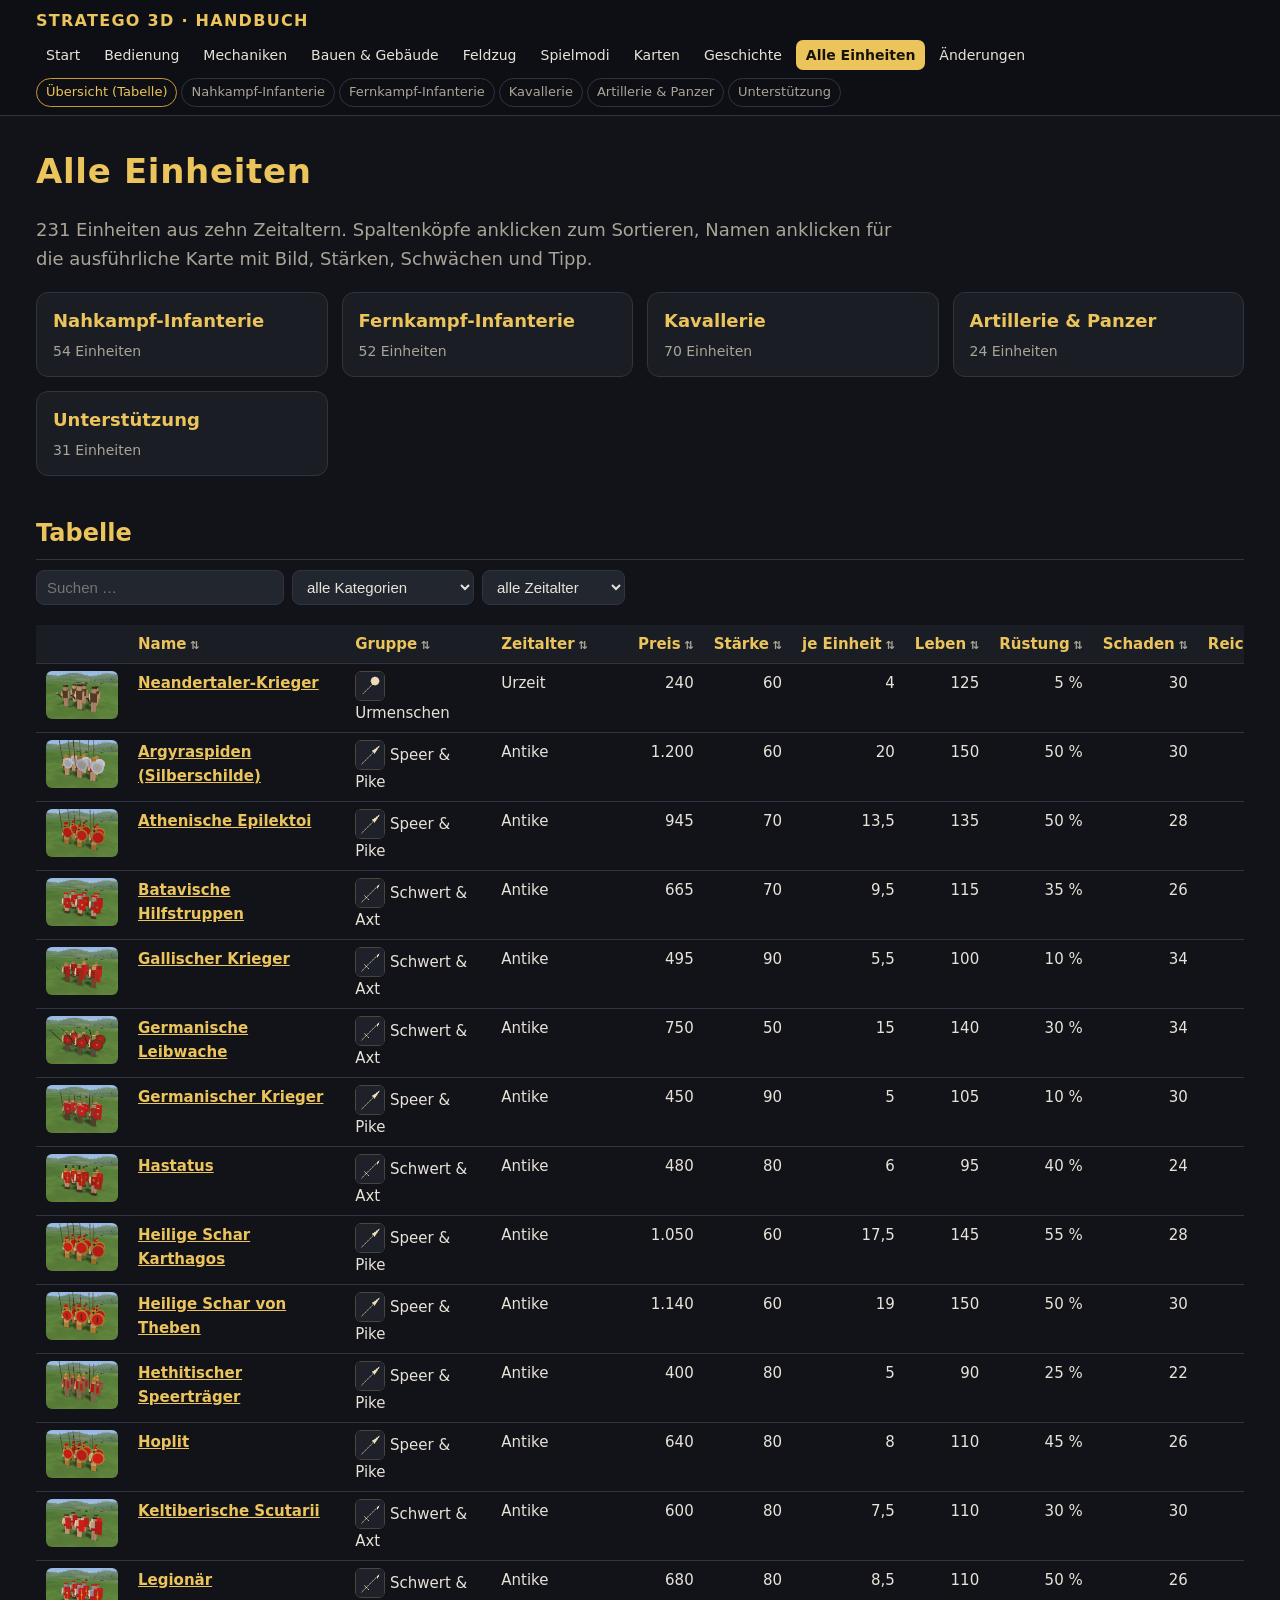
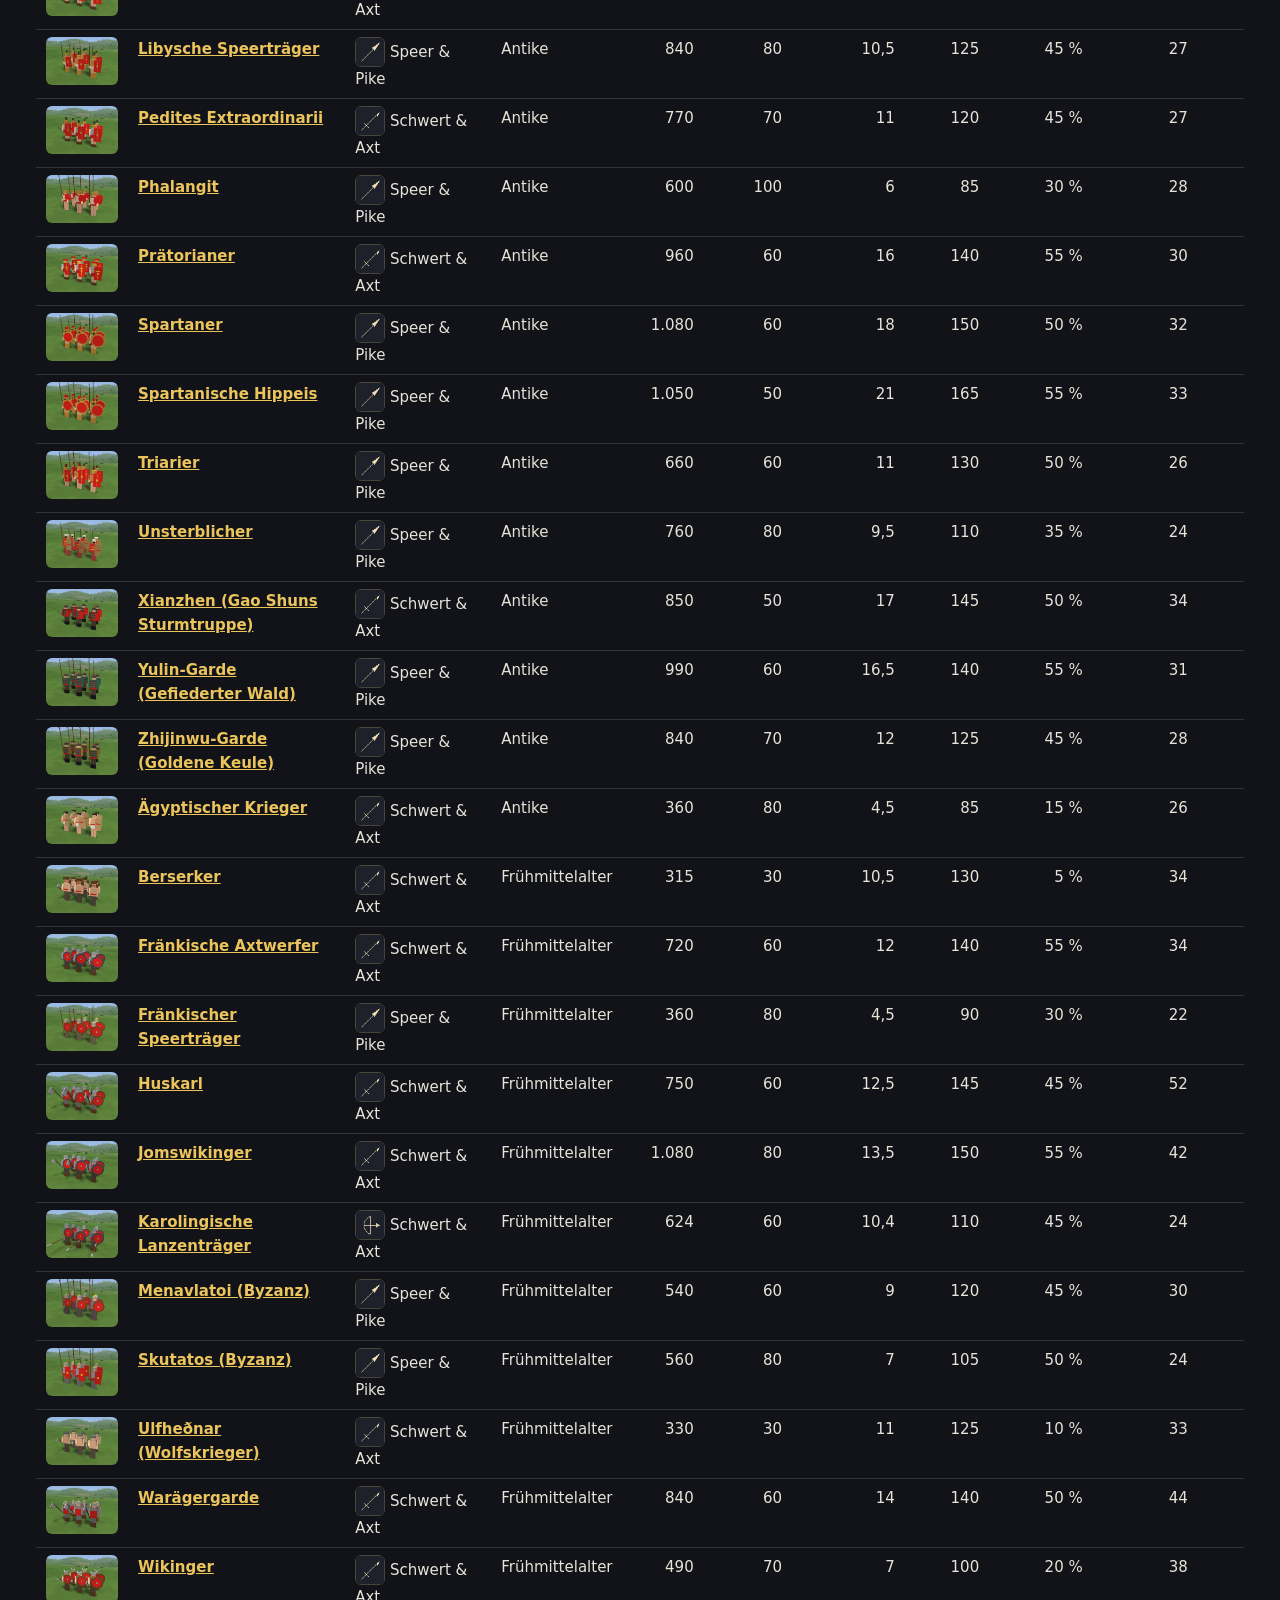
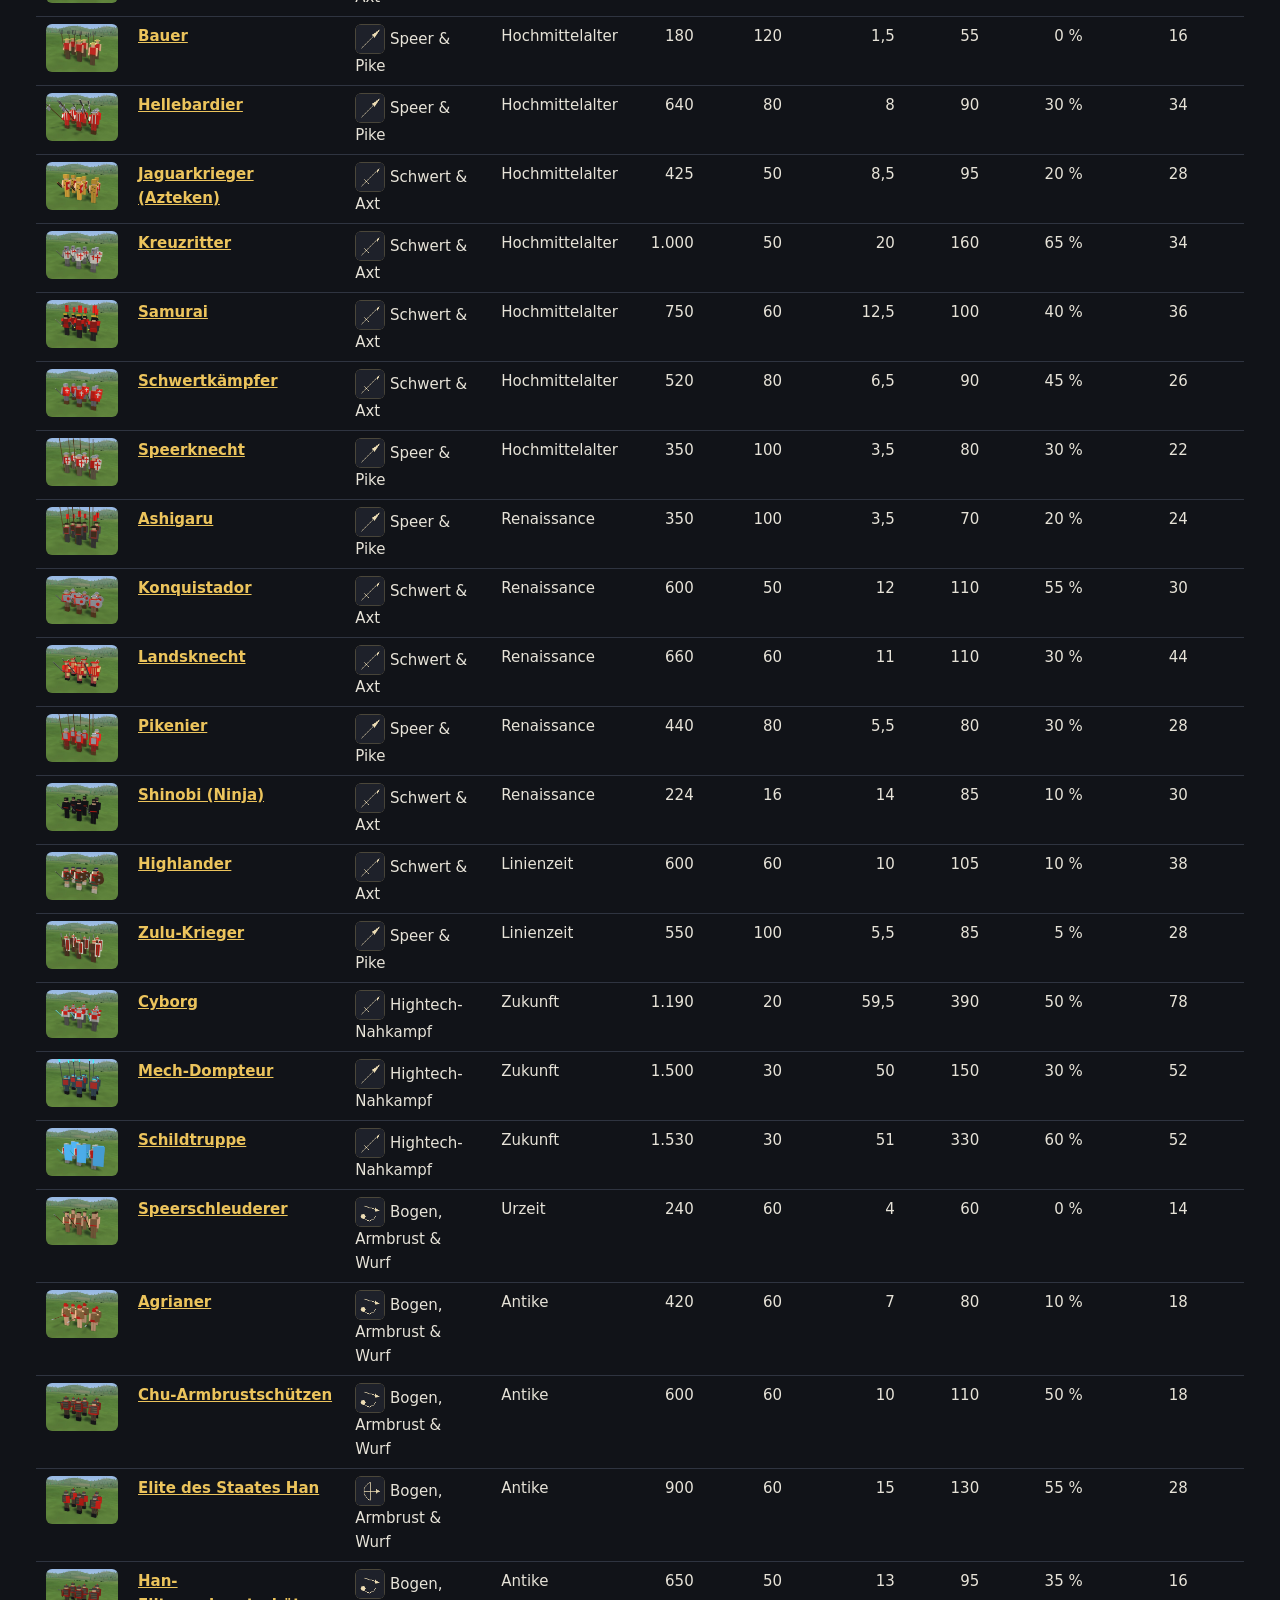
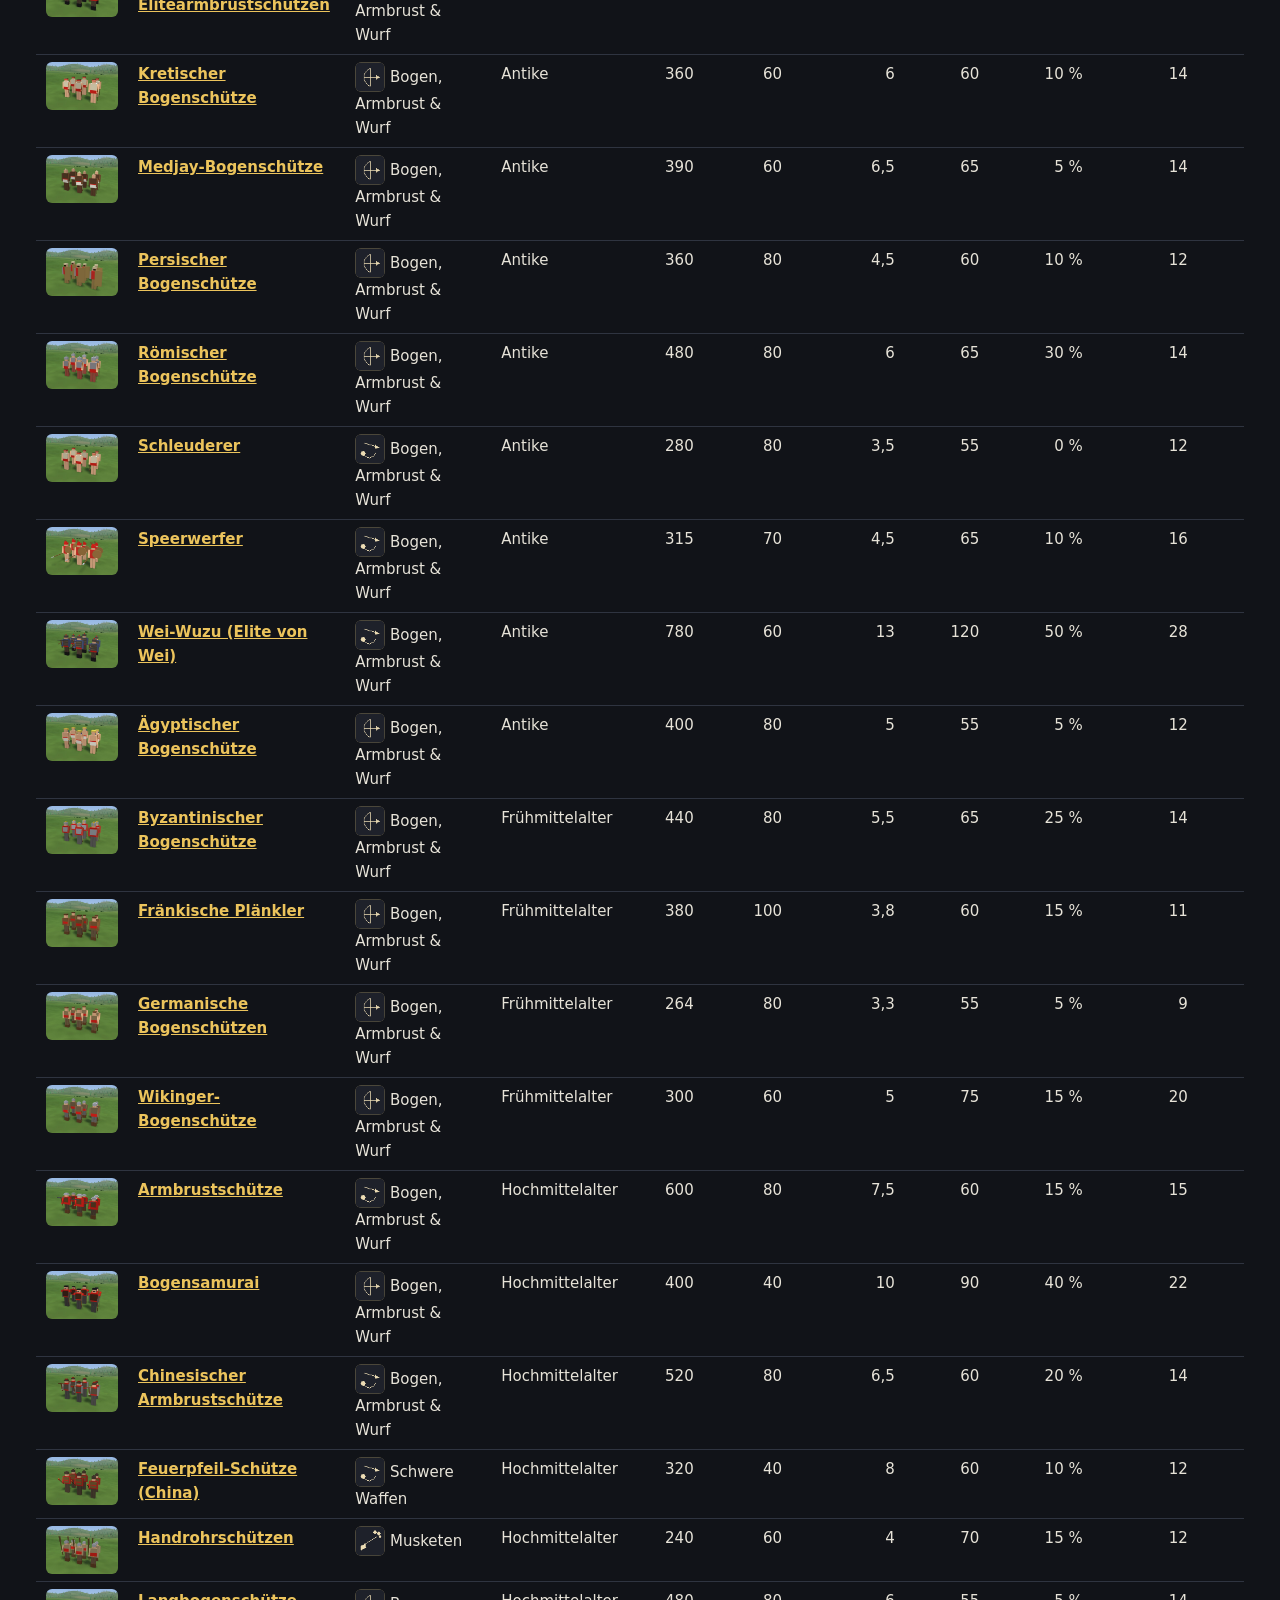
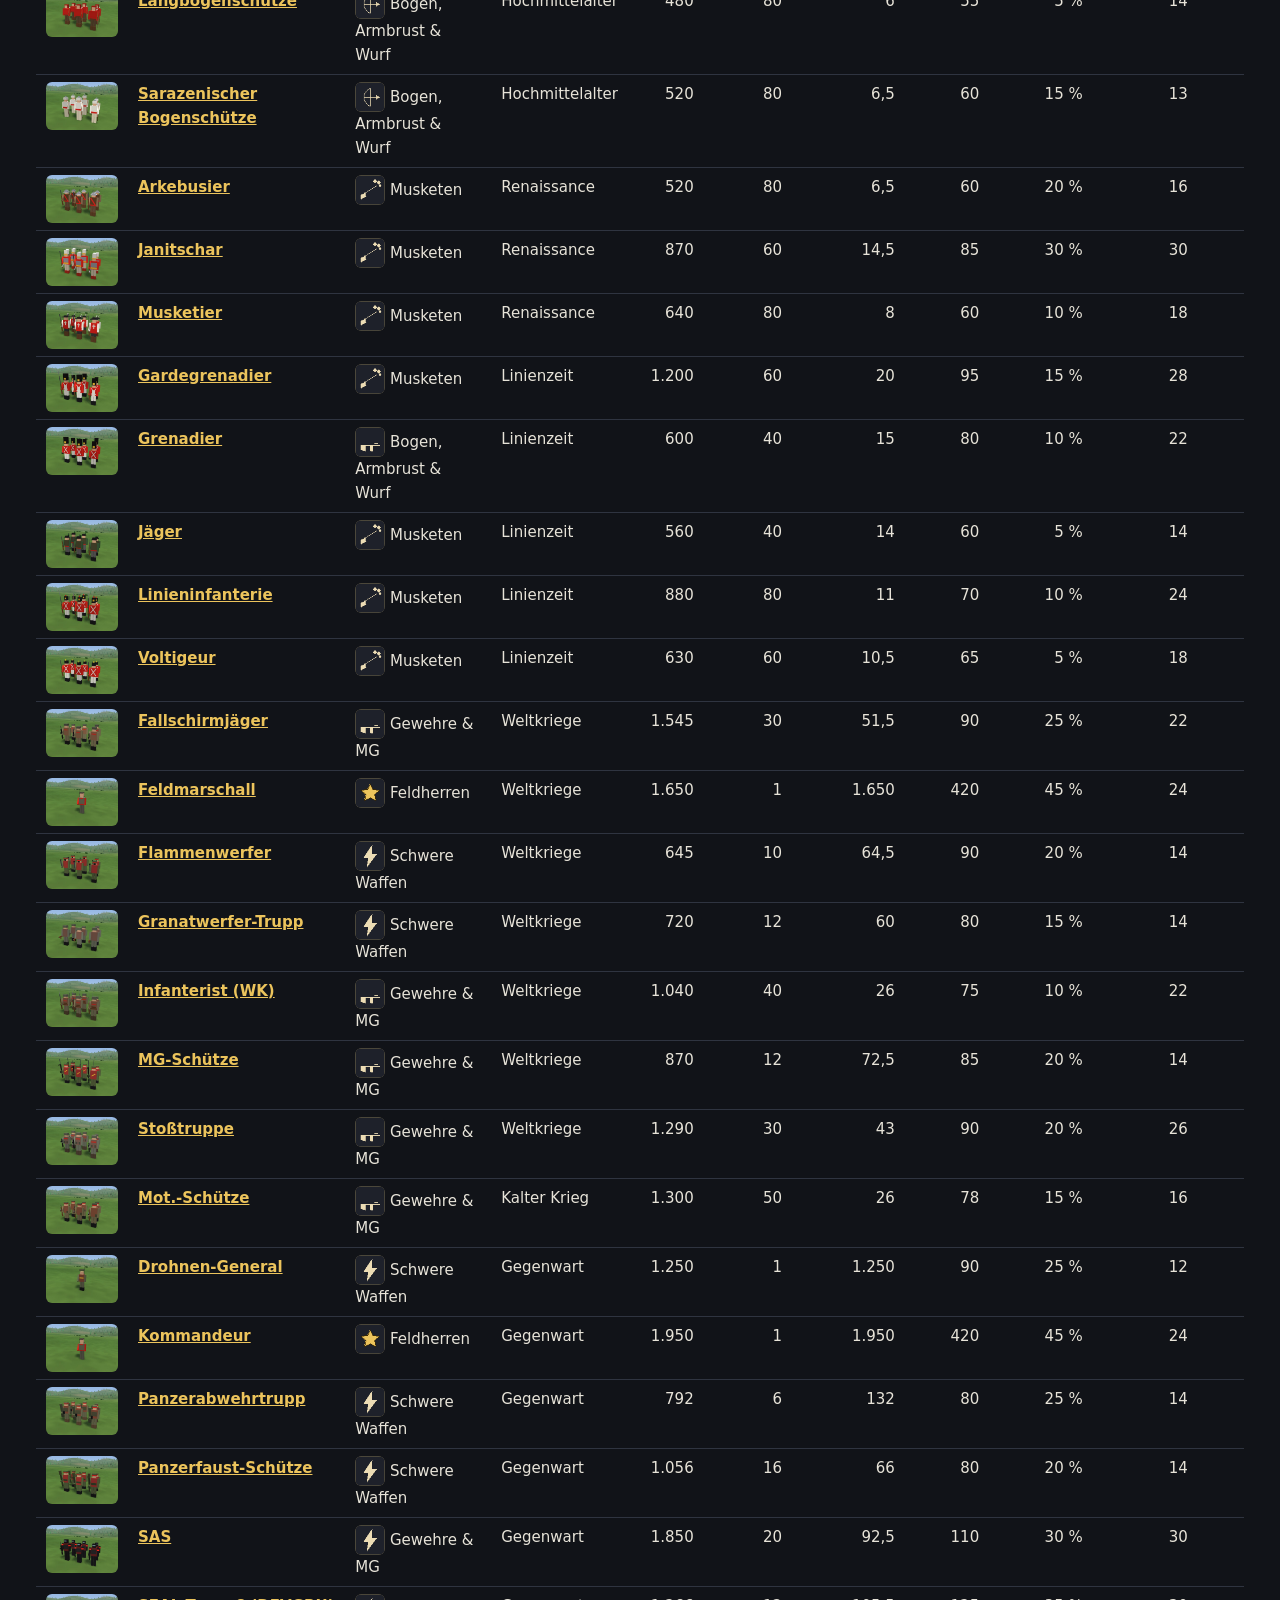
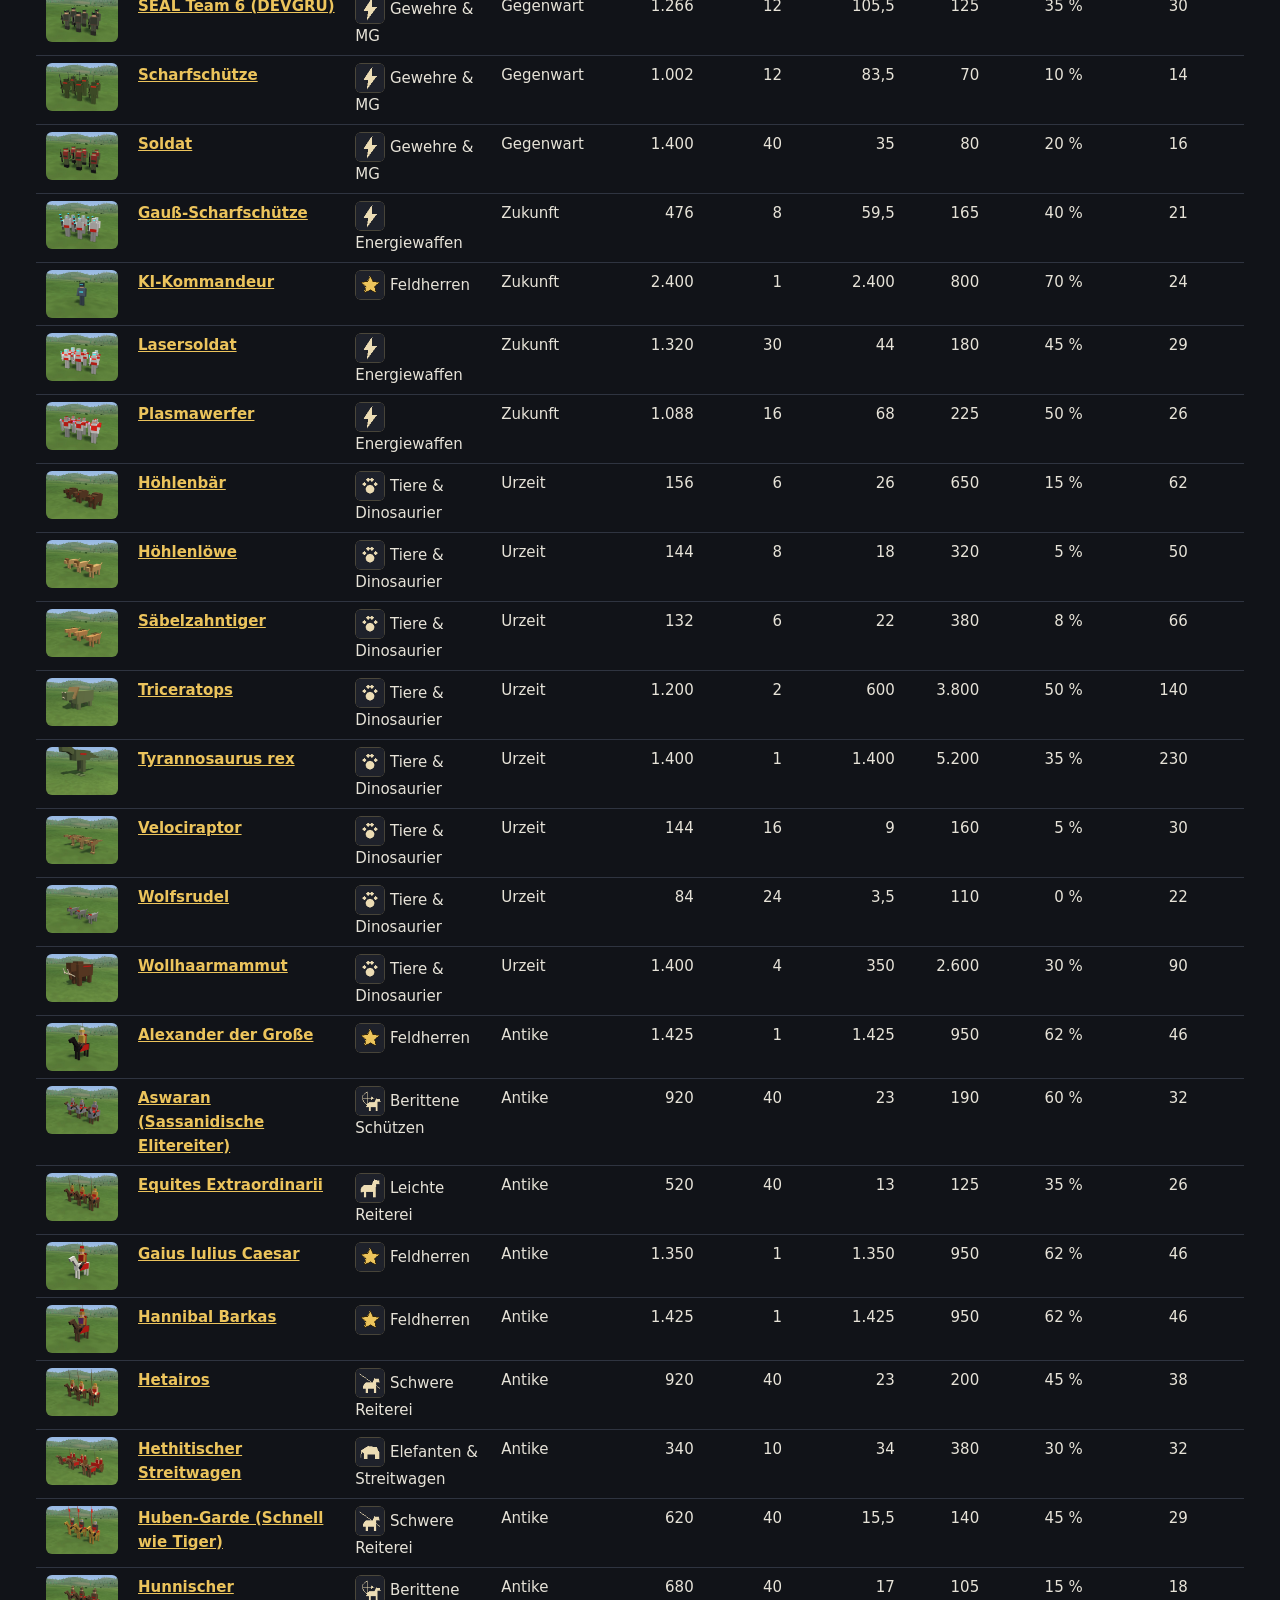
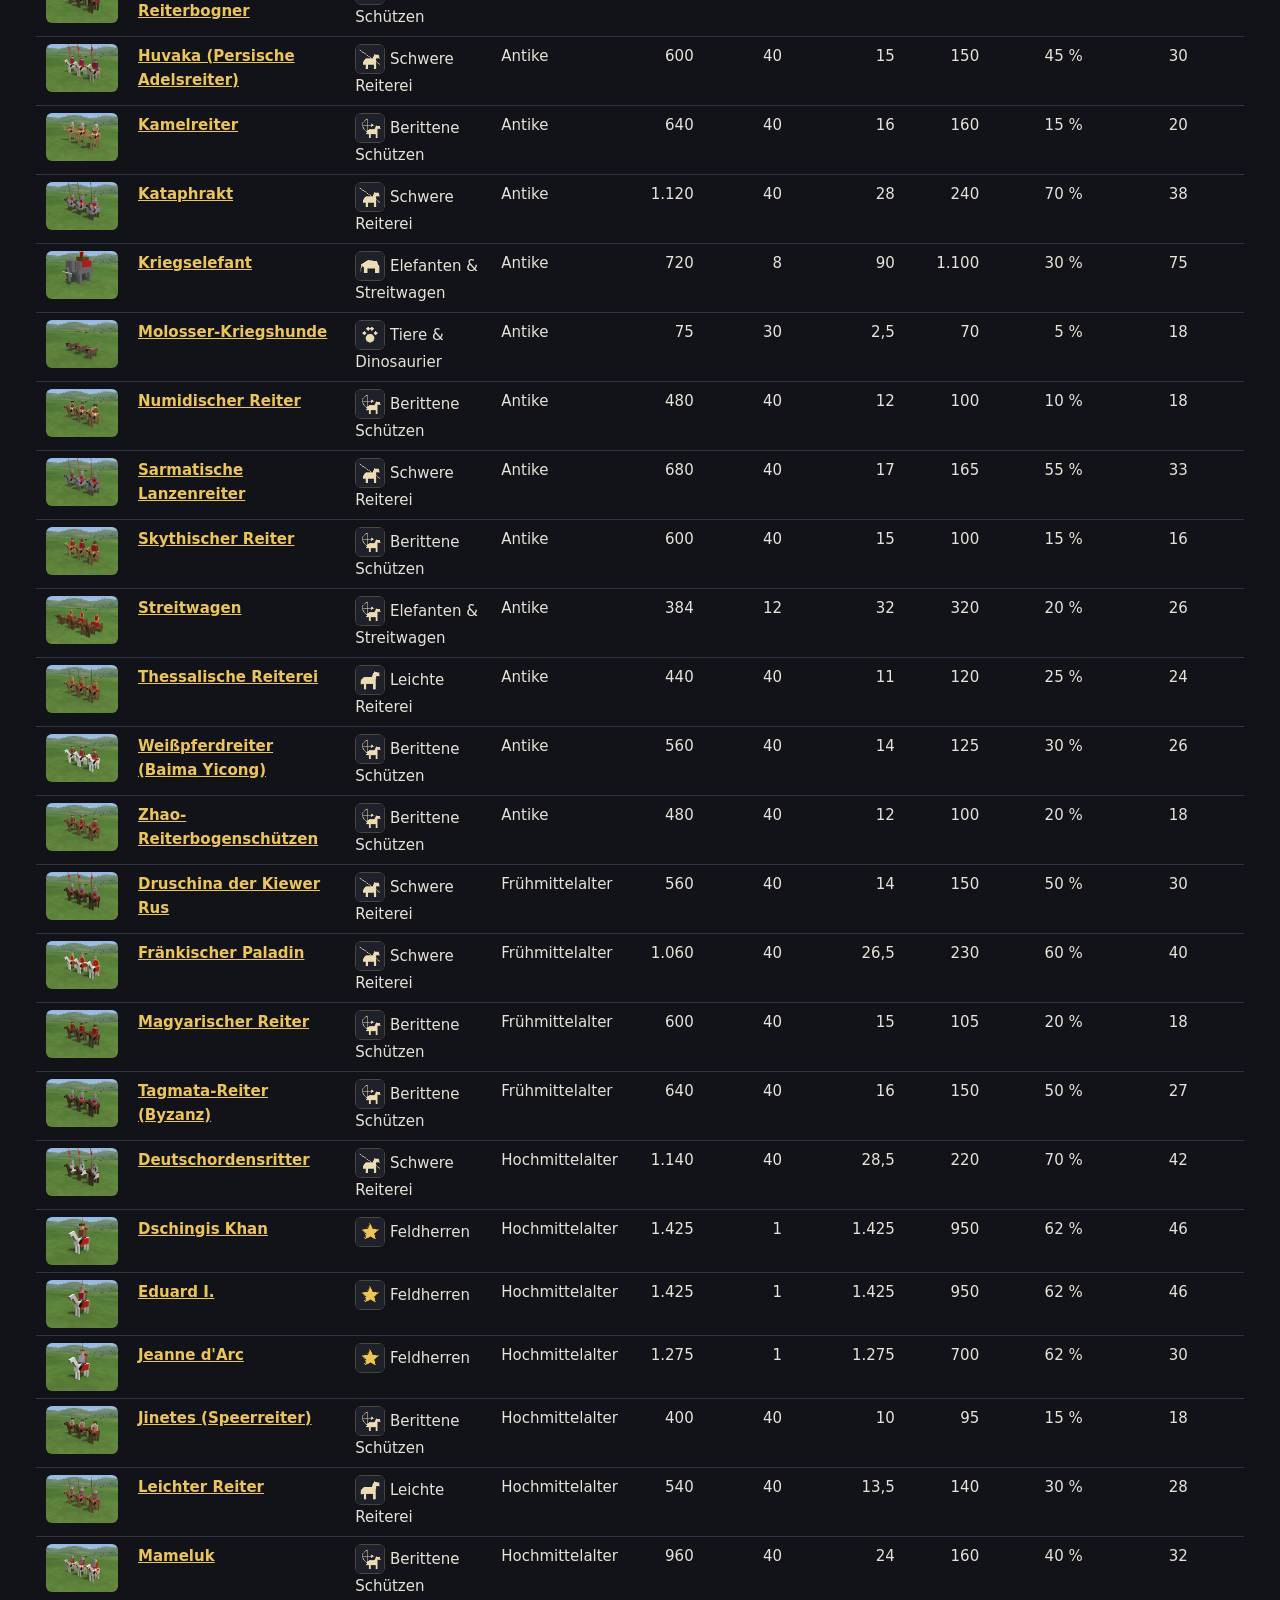
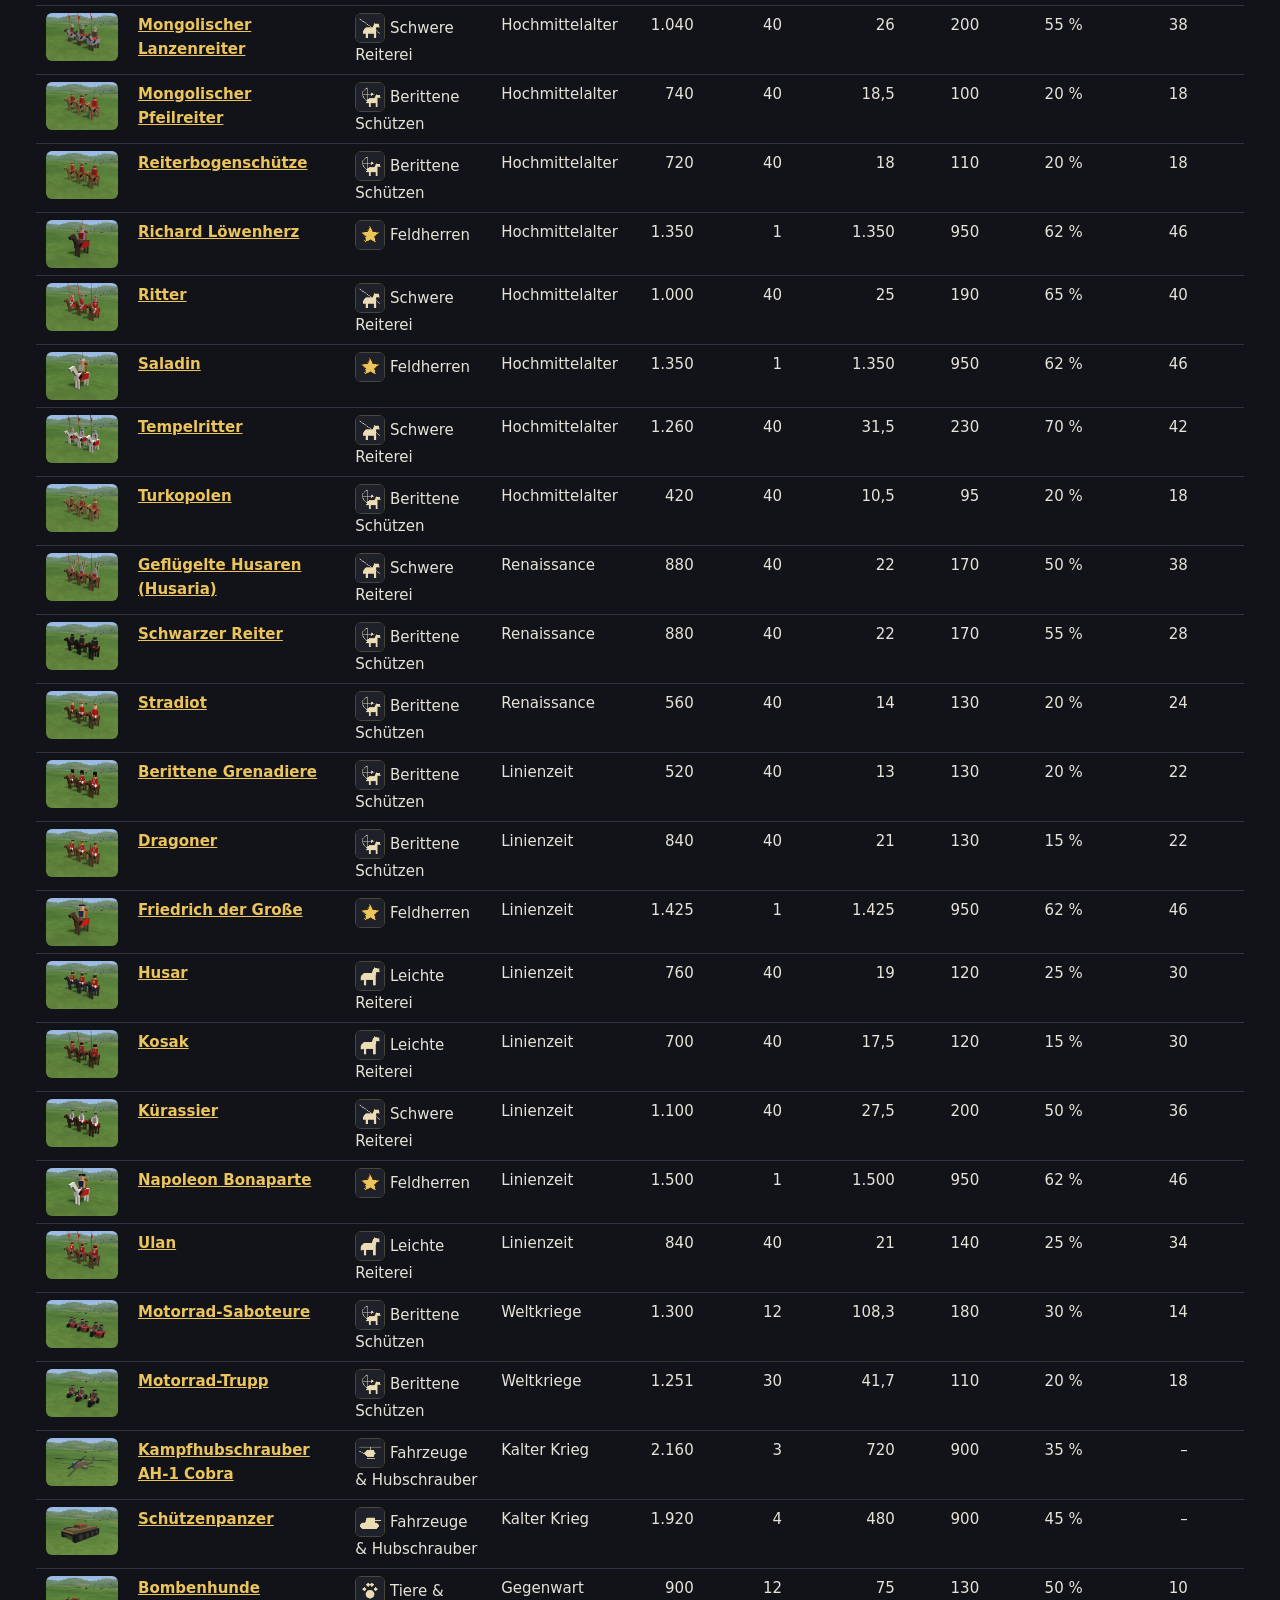
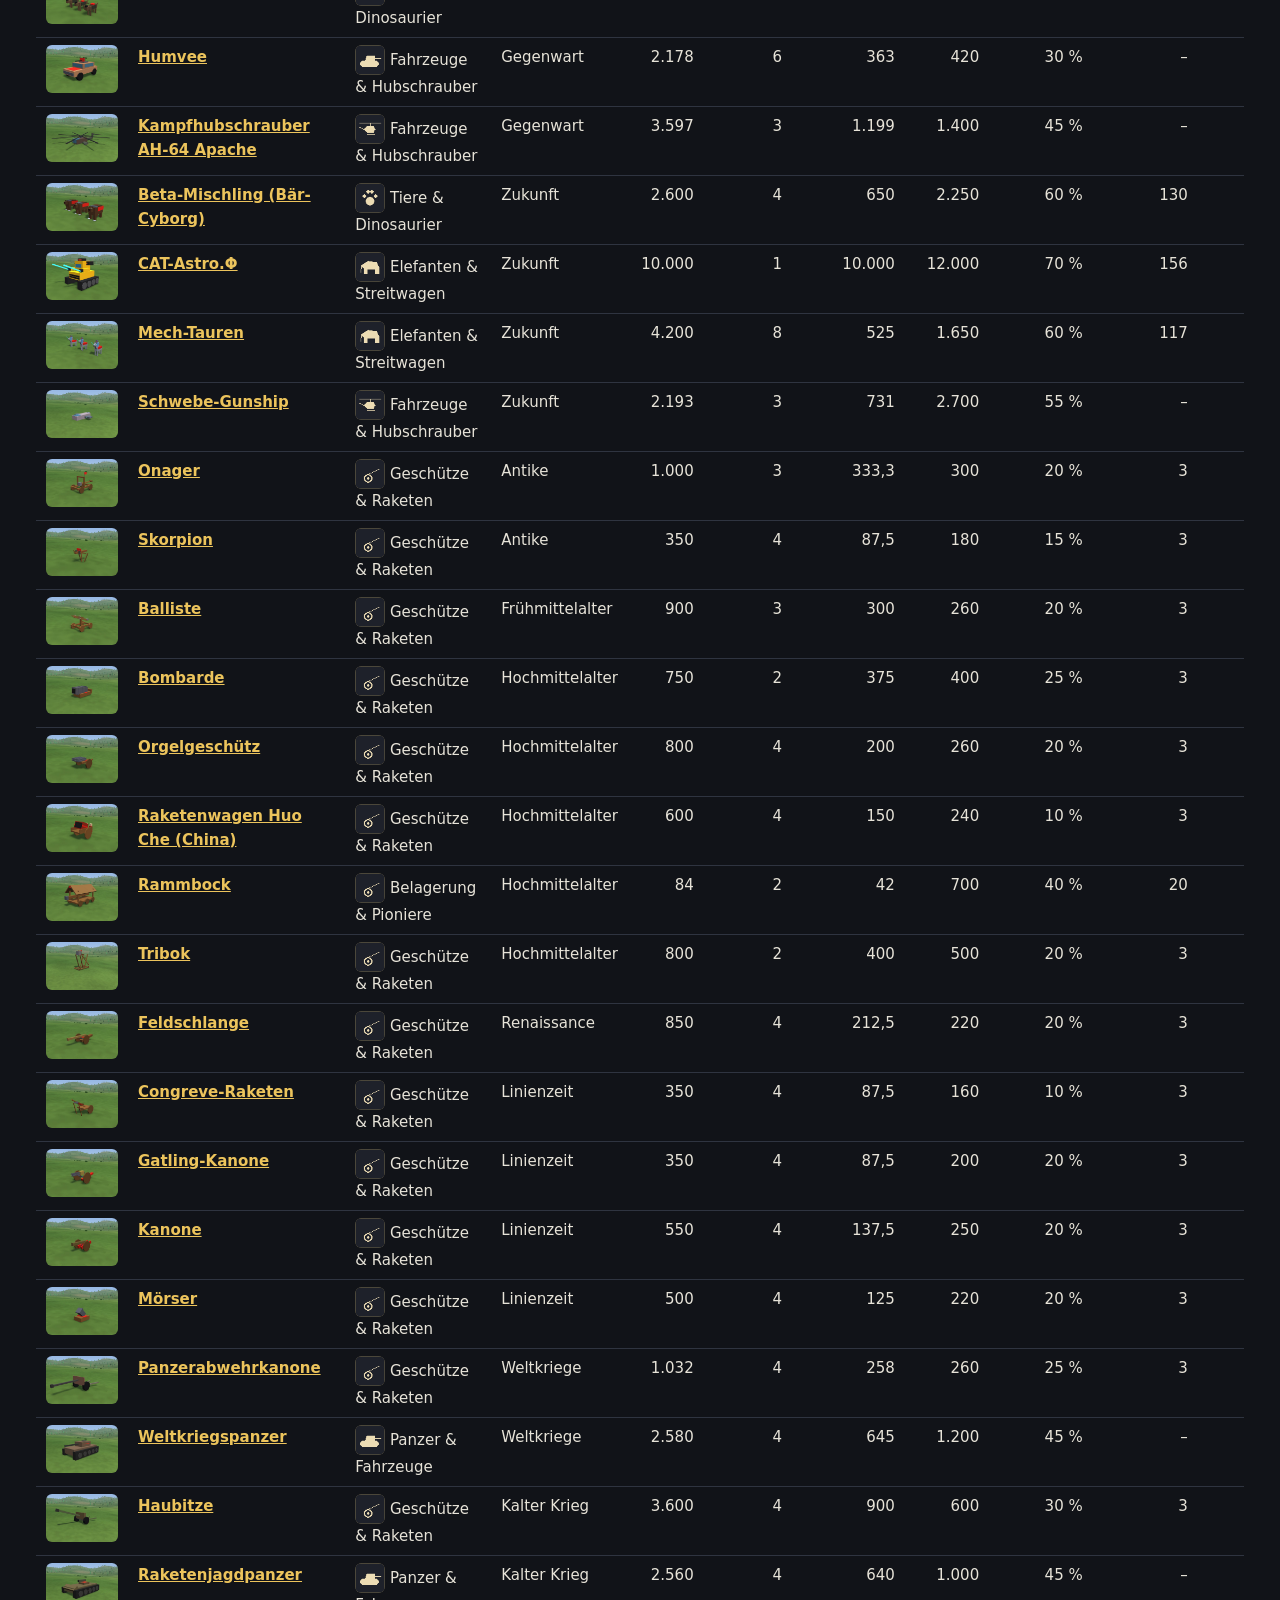
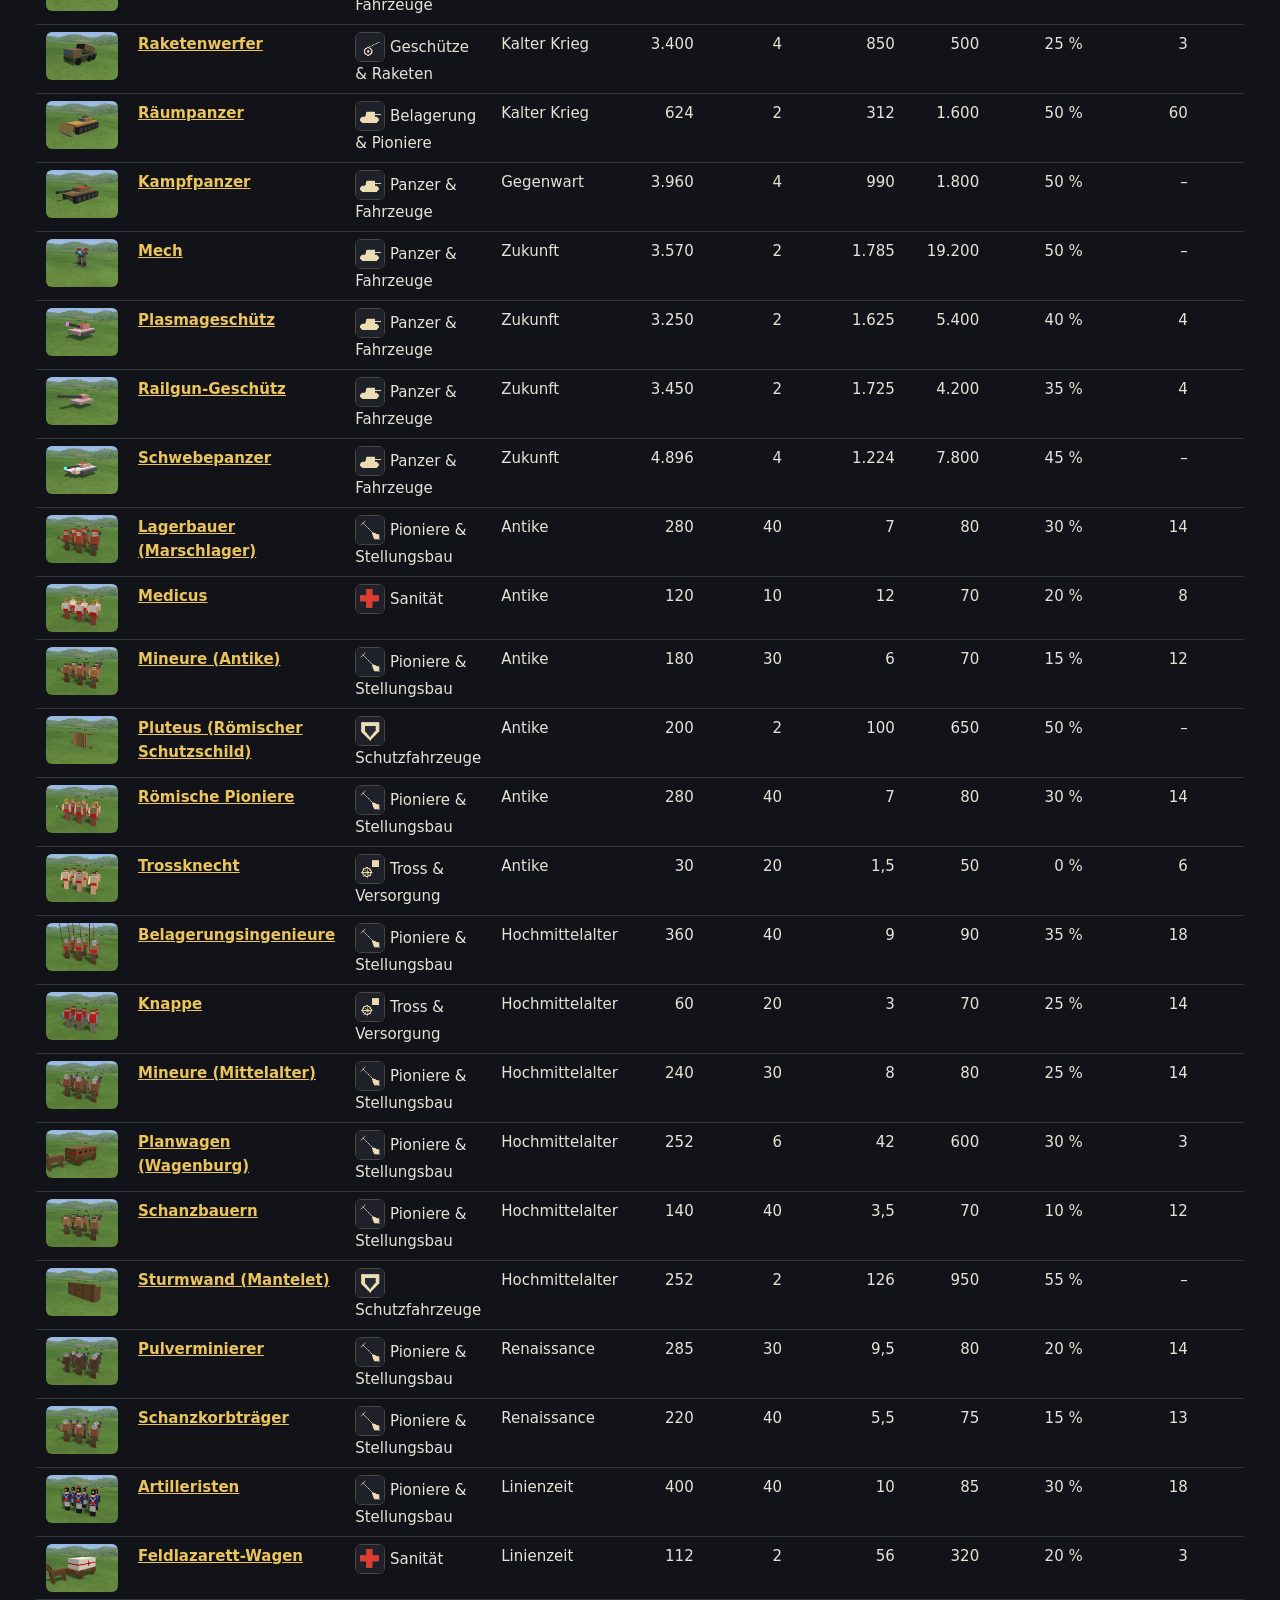
<file: einheiten.html>
<!doctype html>
<html lang="de"><head><meta charset="utf-8"><meta name="viewport" content="width=device-width,initial-scale=1">
<title>Alle Einheiten – Stratego 3D Handbuch</title><link rel="stylesheet" href="stil.css"></head>
<body><header class="top"><div class="in"><a class="logo" href="index.html">STRATEGO 3D · HANDBUCH</a>
<nav><a href="index.html">Start</a><a href="bedienung.html">Bedienung</a><a href="mechaniken.html">Mechaniken</a><a href="bauen.html">Bauen &amp; Gebäude</a><a href="feldzug.html">Feldzug</a><a href="modi.html">Spielmodi</a><a href="karten.html">Karten</a><a href="geschichte.html">Geschichte</a><a href="einheiten.html" class=on>Alle Einheiten</a><a href="changelog.html">Änderungen</a></nav></div><div class="sub"><a href="einheiten.html" class=on>Übersicht (Tabelle)</a><a href="einheiten-infanterie.html">Nahkampf-Infanterie</a><a href="einheiten-fernkampf.html">Fernkampf-Infanterie</a><a href="einheiten-kavallerie.html">Kavallerie</a><a href="einheiten-artillerie.html">Artillerie &amp; Panzer</a><a href="einheiten-unterstuetzung.html">Unterstützung</a></div></header>
<main><h1>Alle Einheiten</h1>
<p class="lead">231 Einheiten aus zehn Zeitaltern. Spaltenköpfe anklicken zum Sortieren, Namen anklicken für die
ausführliche Karte mit Bild, Stärken, Schwächen und Tipp.</p>
<div class=grid><a class=tile href="einheiten-infanterie.html"><b>Nahkampf-Infanterie</b><span>54 Einheiten</span></a><a class=tile href="einheiten-fernkampf.html"><b>Fernkampf-Infanterie</b><span>52 Einheiten</span></a><a class=tile href="einheiten-kavallerie.html"><b>Kavallerie</b><span>70 Einheiten</span></a><a class=tile href="einheiten-artillerie.html"><b>Artillerie &amp; Panzer</b><span>24 Einheiten</span></a><a class=tile href="einheiten-unterstuetzung.html"><b>Unterstützung</b><span>31 Einheiten</span></a></div>
<h2>Tabelle</h2>
<div class=filter><input id=q placeholder="Suchen …" size=24><select id=fc><option value="">alle Kategorien</option><option value="0">Nahkampf-Infanterie</option><option value="1">Fernkampf-Infanterie</option><option value="2">Kavallerie</option><option value="3">Artillerie &amp; Panzer</option><option value="4">Unterstützung</option></select>
<select id=fe><option value="">alle Zeitalter</option><option value="0">Urzeit</option><option value="1">Antike</option><option value="2">Frühmittelalter</option><option value="3">Hochmittelalter</option><option value="4">Renaissance</option><option value="5">Linienzeit</option><option value="6">Weltkriege</option><option value="7">Kalter Krieg</option><option value="8">Gegenwart</option><option value="9">Zukunft</option></select></div>
<div class=tbl><table class=sortable><thead><tr><th></th><th class=s>Name</th><th class=s>Gruppe</th><th class=s>Zeitalter</th>
<th class="s num">Preis</th><th class="s num">Stärke</th><th class="s num">je Einheit</th><th class="s num">Leben</th>
<th class="s num">Rüstung</th><th class="s num">Schaden</th><th class="s num">Reichweite</th><th class="s num">Tempo</th>
<th class="s num">Moral</th></tr></thead><tbody><tr data-f="neandertaler-krieger neandertaler urmenschen" data-era="0" data-cat="0"><td><img class=thumb loading=lazy src="bilder/neandertaler.jpg" alt=""></td><td data-v="Neandertaler-Krieger"><a href="einheiten-infanterie.html#neandertaler"><b>Neandertaler-Krieger</b></a></td><td data-v="004"><img class="sym" src="bilder/symbole/urmensch.png" alt="Urmenschen" title="Urmenschen"> Urmenschen</td><td data-v="0">Urzeit</td><td class=num data-v="240">240</td><td class=num data-v="60">60</td><td class=num data-v="4.000">4</td><td class=num data-v="125">125</td><td class=num data-v="0.05">5 %</td><td class=num data-v="30">30</td><td class=num data-v="0.0">–</td><td class=num data-v="4.0">4</td><td class=num data-v="55">55</td></tr><tr data-f="argyraspiden (silberschilde) argyraspiden speer &amp; pike" data-era="1" data-cat="0"><td><img class=thumb loading=lazy src="bilder/argyraspiden.jpg" alt=""></td><td data-v="Argyraspiden (Silberschilde)"><a href="einheiten-infanterie.html#argyraspiden"><b>Argyraspiden (Silberschilde)</b></a></td><td data-v="001"><img class="sym" src="bilder/symbole/stange.png" alt="Stangenwaffen (Speer, Pike, Hellebarde)" title="Stangenwaffen (Speer, Pike, Hellebarde)"> Speer &amp; Pike</td><td data-v="1">Antike</td><td class=num data-v="1200">1.200</td><td class=num data-v="60">60</td><td class=num data-v="20.000">20</td><td class=num data-v="150">150</td><td class=num data-v="0.5">50 %</td><td class=num data-v="30">30</td><td class=num data-v="0.0">–</td><td class=num data-v="3.5">3,5</td><td class=num data-v="120">120</td></tr><tr data-f="athenische epilektoi epilektoi speer &amp; pike" data-era="1" data-cat="0"><td><img class=thumb loading=lazy src="bilder/epilektoi.jpg" alt=""></td><td data-v="Athenische Epilektoi"><a href="einheiten-infanterie.html#epilektoi"><b>Athenische Epilektoi</b></a></td><td data-v="001"><img class="sym" src="bilder/symbole/stange.png" alt="Stangenwaffen (Speer, Pike, Hellebarde)" title="Stangenwaffen (Speer, Pike, Hellebarde)"> Speer &amp; Pike</td><td data-v="1">Antike</td><td class=num data-v="945">945</td><td class=num data-v="70">70</td><td class=num data-v="13.500">13,5</td><td class=num data-v="135">135</td><td class=num data-v="0.5">50 %</td><td class=num data-v="28">28</td><td class=num data-v="0.0">–</td><td class=num data-v="3.4">3,4</td><td class=num data-v="90">90</td></tr><tr data-f="batavische hilfstruppen bataver schwert &amp; axt" data-era="1" data-cat="0"><td><img class=thumb loading=lazy src="bilder/bataver.jpg" alt=""></td><td data-v="Batavische Hilfstruppen"><a href="einheiten-infanterie.html#bataver"><b>Batavische Hilfstruppen</b></a></td><td data-v="000"><img class="sym" src="bilder/symbole/hieb.png" alt="Hiebwaffen (Schwert, Axt, Keule)" title="Hiebwaffen (Schwert, Axt, Keule)"> Schwert &amp; Axt</td><td data-v="1">Antike</td><td class=num data-v="665">665</td><td class=num data-v="70">70</td><td class=num data-v="9.500">9,5</td><td class=num data-v="115">115</td><td class=num data-v="0.35">35 %</td><td class=num data-v="26">26</td><td class=num data-v="0.0">–</td><td class=num data-v="4.1">4,1</td><td class=num data-v="85">85</td></tr><tr data-f="gallischer krieger gallier schwert &amp; axt" data-era="1" data-cat="0"><td><img class=thumb loading=lazy src="bilder/gallier.jpg" alt=""></td><td data-v="Gallischer Krieger"><a href="einheiten-infanterie.html#gallier"><b>Gallischer Krieger</b></a></td><td data-v="000"><img class="sym" src="bilder/symbole/hieb.png" alt="Hiebwaffen (Schwert, Axt, Keule)" title="Hiebwaffen (Schwert, Axt, Keule)"> Schwert &amp; Axt</td><td data-v="1">Antike</td><td class=num data-v="495">495</td><td class=num data-v="90">90</td><td class=num data-v="5.500">5,5</td><td class=num data-v="100">100</td><td class=num data-v="0.1">10 %</td><td class=num data-v="34">34</td><td class=num data-v="0.0">–</td><td class=num data-v="4.1">4,1</td><td class=num data-v="60">60</td></tr><tr data-f="germanische leibwache germ_leibwache schwert &amp; axt" data-era="1" data-cat="0"><td><img class=thumb loading=lazy src="bilder/germ_leibwache.jpg" alt=""></td><td data-v="Germanische Leibwache"><a href="einheiten-infanterie.html#germ_leibwache"><b>Germanische Leibwache</b></a></td><td data-v="000"><img class="sym" src="bilder/symbole/hieb.png" alt="Hiebwaffen (Schwert, Axt, Keule)" title="Hiebwaffen (Schwert, Axt, Keule)"> Schwert &amp; Axt</td><td data-v="1">Antike</td><td class=num data-v="750">750</td><td class=num data-v="50">50</td><td class=num data-v="15.000">15</td><td class=num data-v="140">140</td><td class=num data-v="0.3">30 %</td><td class=num data-v="34">34</td><td class=num data-v="0.0">–</td><td class=num data-v="3.8">3,8</td><td class=num data-v="105">105</td></tr><tr data-f="germanischer krieger germane speer &amp; pike" data-era="1" data-cat="0"><td><img class=thumb loading=lazy src="bilder/germane.jpg" alt=""></td><td data-v="Germanischer Krieger"><a href="einheiten-infanterie.html#germane"><b>Germanischer Krieger</b></a></td><td data-v="001"><img class="sym" src="bilder/symbole/stange.png" alt="Stangenwaffen (Speer, Pike, Hellebarde)" title="Stangenwaffen (Speer, Pike, Hellebarde)"> Speer &amp; Pike</td><td data-v="1">Antike</td><td class=num data-v="450">450</td><td class=num data-v="90">90</td><td class=num data-v="5.000">5</td><td class=num data-v="105">105</td><td class=num data-v="0.1">10 %</td><td class=num data-v="30">30</td><td class=num data-v="0.0">–</td><td class=num data-v="4.0">4</td><td class=num data-v="62">62</td></tr><tr data-f="hastatus hastatus schwert &amp; axt" data-era="1" data-cat="0"><td><img class=thumb loading=lazy src="bilder/hastatus.jpg" alt=""></td><td data-v="Hastatus"><a href="einheiten-infanterie.html#hastatus"><b>Hastatus</b></a></td><td data-v="000"><img class="sym" src="bilder/symbole/hieb.png" alt="Hiebwaffen (Schwert, Axt, Keule)" title="Hiebwaffen (Schwert, Axt, Keule)"> Schwert &amp; Axt</td><td data-v="1">Antike</td><td class=num data-v="480">480</td><td class=num data-v="80">80</td><td class=num data-v="6.000">6</td><td class=num data-v="95">95</td><td class=num data-v="0.4">40 %</td><td class=num data-v="24">24</td><td class=num data-v="0.0">–</td><td class=num data-v="3.4">3,4</td><td class=num data-v="62">62</td></tr><tr data-f="heilige schar karthagos heilige_schar_k speer &amp; pike" data-era="1" data-cat="0"><td><img class=thumb loading=lazy src="bilder/heilige_schar_k.jpg" alt=""></td><td data-v="Heilige Schar Karthagos"><a href="einheiten-infanterie.html#heilige_schar_k"><b>Heilige Schar Karthagos</b></a></td><td data-v="001"><img class="sym" src="bilder/symbole/stange.png" alt="Stangenwaffen (Speer, Pike, Hellebarde)" title="Stangenwaffen (Speer, Pike, Hellebarde)"> Speer &amp; Pike</td><td data-v="1">Antike</td><td class=num data-v="1050">1.050</td><td class=num data-v="60">60</td><td class=num data-v="17.500">17,5</td><td class=num data-v="145">145</td><td class=num data-v="0.55">55 %</td><td class=num data-v="28">28</td><td class=num data-v="0.0">–</td><td class=num data-v="3.2">3,2</td><td class=num data-v="100">100</td></tr><tr data-f="heilige schar von theben heilige_schar speer &amp; pike" data-era="1" data-cat="0"><td><img class=thumb loading=lazy src="bilder/heilige_schar.jpg" alt=""></td><td data-v="Heilige Schar von Theben"><a href="einheiten-infanterie.html#heilige_schar"><b>Heilige Schar von Theben</b></a></td><td data-v="001"><img class="sym" src="bilder/symbole/stange.png" alt="Stangenwaffen (Speer, Pike, Hellebarde)" title="Stangenwaffen (Speer, Pike, Hellebarde)"> Speer &amp; Pike</td><td data-v="1">Antike</td><td class=num data-v="1140">1.140</td><td class=num data-v="60">60</td><td class=num data-v="19.000">19</td><td class=num data-v="150">150</td><td class=num data-v="0.5">50 %</td><td class=num data-v="30">30</td><td class=num data-v="0.0">–</td><td class=num data-v="3.5">3,5</td><td class=num data-v="150">150</td></tr><tr data-f="hethitischer speerträger hethiter speer &amp; pike" data-era="1" data-cat="0"><td><img class=thumb loading=lazy src="bilder/hethiter.jpg" alt=""></td><td data-v="Hethitischer Speerträger"><a href="einheiten-infanterie.html#hethiter"><b>Hethitischer Speerträger</b></a></td><td data-v="001"><img class="sym" src="bilder/symbole/stange.png" alt="Stangenwaffen (Speer, Pike, Hellebarde)" title="Stangenwaffen (Speer, Pike, Hellebarde)"> Speer &amp; Pike</td><td data-v="1">Antike</td><td class=num data-v="400">400</td><td class=num data-v="80">80</td><td class=num data-v="5.000">5</td><td class=num data-v="90">90</td><td class=num data-v="0.25">25 %</td><td class=num data-v="22">22</td><td class=num data-v="0.0">–</td><td class=num data-v="3.4">3,4</td><td class=num data-v="60">60</td></tr><tr data-f="hoplit hoplit speer &amp; pike" data-era="1" data-cat="0"><td><img class=thumb loading=lazy src="bilder/hoplit.jpg" alt=""></td><td data-v="Hoplit"><a href="einheiten-infanterie.html#hoplit"><b>Hoplit</b></a></td><td data-v="001"><img class="sym" src="bilder/symbole/stange.png" alt="Stangenwaffen (Speer, Pike, Hellebarde)" title="Stangenwaffen (Speer, Pike, Hellebarde)"> Speer &amp; Pike</td><td data-v="1">Antike</td><td class=num data-v="640">640</td><td class=num data-v="80">80</td><td class=num data-v="8.000">8</td><td class=num data-v="110">110</td><td class=num data-v="0.45">45 %</td><td class=num data-v="26">26</td><td class=num data-v="0.0">–</td><td class=num data-v="3.3">3,3</td><td class=num data-v="70">70</td></tr><tr data-f="keltiberische scutarii scutarii schwert &amp; axt" data-era="1" data-cat="0"><td><img class=thumb loading=lazy src="bilder/scutarii.jpg" alt=""></td><td data-v="Keltiberische Scutarii"><a href="einheiten-infanterie.html#scutarii"><b>Keltiberische Scutarii</b></a></td><td data-v="000"><img class="sym" src="bilder/symbole/hieb.png" alt="Hiebwaffen (Schwert, Axt, Keule)" title="Hiebwaffen (Schwert, Axt, Keule)"> Schwert &amp; Axt</td><td data-v="1">Antike</td><td class=num data-v="600">600</td><td class=num data-v="80">80</td><td class=num data-v="7.500">7,5</td><td class=num data-v="110">110</td><td class=num data-v="0.3">30 %</td><td class=num data-v="30">30</td><td class=num data-v="0.0">–</td><td class=num data-v="3.9">3,9</td><td class=num data-v="75">75</td></tr><tr data-f="legionär legionaer schwert &amp; axt" data-era="1" data-cat="0"><td><img class=thumb loading=lazy src="bilder/legionaer.jpg" alt=""></td><td data-v="Legionär"><a href="einheiten-infanterie.html#legionaer"><b>Legionär</b></a></td><td data-v="000"><img class="sym" src="bilder/symbole/hieb.png" alt="Hiebwaffen (Schwert, Axt, Keule)" title="Hiebwaffen (Schwert, Axt, Keule)"> Schwert &amp; Axt</td><td data-v="1">Antike</td><td class=num data-v="680">680</td><td class=num data-v="80">80</td><td class=num data-v="8.500">8,5</td><td class=num data-v="110">110</td><td class=num data-v="0.5">50 %</td><td class=num data-v="26">26</td><td class=num data-v="0.0">–</td><td class=num data-v="3.2">3,2</td><td class=num data-v="75">75</td></tr><tr data-f="libysche speerträger libyer speer &amp; pike" data-era="1" data-cat="0"><td><img class=thumb loading=lazy src="bilder/libyer.jpg" alt=""></td><td data-v="Libysche Speerträger"><a href="einheiten-infanterie.html#libyer"><b>Libysche Speerträger</b></a></td><td data-v="001"><img class="sym" src="bilder/symbole/stange.png" alt="Stangenwaffen (Speer, Pike, Hellebarde)" title="Stangenwaffen (Speer, Pike, Hellebarde)"> Speer &amp; Pike</td><td data-v="1">Antike</td><td class=num data-v="840">840</td><td class=num data-v="80">80</td><td class=num data-v="10.500">10,5</td><td class=num data-v="125">125</td><td class=num data-v="0.45">45 %</td><td class=num data-v="27">27</td><td class=num data-v="0.0">–</td><td class=num data-v="3.4">3,4</td><td class=num data-v="85">85</td></tr><tr data-f="pedites extraordinarii pedites_ex schwert &amp; axt" data-era="1" data-cat="0"><td><img class=thumb loading=lazy src="bilder/pedites_ex.jpg" alt=""></td><td data-v="Pedites Extraordinarii"><a href="einheiten-infanterie.html#pedites_ex"><b>Pedites Extraordinarii</b></a></td><td data-v="000"><img class="sym" src="bilder/symbole/hieb.png" alt="Hiebwaffen (Schwert, Axt, Keule)" title="Hiebwaffen (Schwert, Axt, Keule)"> Schwert &amp; Axt</td><td data-v="1">Antike</td><td class=num data-v="770">770</td><td class=num data-v="70">70</td><td class=num data-v="11.000">11</td><td class=num data-v="120">120</td><td class=num data-v="0.45">45 %</td><td class=num data-v="27">27</td><td class=num data-v="0.0">–</td><td class=num data-v="3.5">3,5</td><td class=num data-v="85">85</td></tr><tr data-f="phalangit phalangit speer &amp; pike" data-era="1" data-cat="0"><td><img class=thumb loading=lazy src="bilder/phalangit.jpg" alt=""></td><td data-v="Phalangit"><a href="einheiten-infanterie.html#phalangit"><b>Phalangit</b></a></td><td data-v="001"><img class="sym" src="bilder/symbole/stange.png" alt="Stangenwaffen (Speer, Pike, Hellebarde)" title="Stangenwaffen (Speer, Pike, Hellebarde)"> Speer &amp; Pike</td><td data-v="1">Antike</td><td class=num data-v="600">600</td><td class=num data-v="100">100</td><td class=num data-v="6.000">6</td><td class=num data-v="85">85</td><td class=num data-v="0.3">30 %</td><td class=num data-v="28">28</td><td class=num data-v="0.0">–</td><td class=num data-v="2.9">2,9</td><td class=num data-v="65">65</td></tr><tr data-f="prätorianer praetorianer schwert &amp; axt" data-era="1" data-cat="0"><td><img class=thumb loading=lazy src="bilder/praetorianer.jpg" alt=""></td><td data-v="Prätorianer"><a href="einheiten-infanterie.html#praetorianer"><b>Prätorianer</b></a></td><td data-v="000"><img class="sym" src="bilder/symbole/hieb.png" alt="Hiebwaffen (Schwert, Axt, Keule)" title="Hiebwaffen (Schwert, Axt, Keule)"> Schwert &amp; Axt</td><td data-v="1">Antike</td><td class=num data-v="960">960</td><td class=num data-v="60">60</td><td class=num data-v="16.000">16</td><td class=num data-v="140">140</td><td class=num data-v="0.55">55 %</td><td class=num data-v="30">30</td><td class=num data-v="0.0">–</td><td class=num data-v="3.3">3,3</td><td class=num data-v="95">95</td></tr><tr data-f="spartaner spartaner speer &amp; pike" data-era="1" data-cat="0"><td><img class=thumb loading=lazy src="bilder/spartaner.jpg" alt=""></td><td data-v="Spartaner"><a href="einheiten-infanterie.html#spartaner"><b>Spartaner</b></a></td><td data-v="001"><img class="sym" src="bilder/symbole/stange.png" alt="Stangenwaffen (Speer, Pike, Hellebarde)" title="Stangenwaffen (Speer, Pike, Hellebarde)"> Speer &amp; Pike</td><td data-v="1">Antike</td><td class=num data-v="1080">1.080</td><td class=num data-v="60">60</td><td class=num data-v="18.000">18</td><td class=num data-v="150">150</td><td class=num data-v="0.5">50 %</td><td class=num data-v="32">32</td><td class=num data-v="0.0">–</td><td class=num data-v="3.4">3,4</td><td class=num data-v="95">95</td></tr><tr data-f="spartanische hippeis hippeis speer &amp; pike" data-era="1" data-cat="0"><td><img class=thumb loading=lazy src="bilder/hippeis.jpg" alt=""></td><td data-v="Spartanische Hippeis"><a href="einheiten-infanterie.html#hippeis"><b>Spartanische Hippeis</b></a></td><td data-v="001"><img class="sym" src="bilder/symbole/stange.png" alt="Stangenwaffen (Speer, Pike, Hellebarde)" title="Stangenwaffen (Speer, Pike, Hellebarde)"> Speer &amp; Pike</td><td data-v="1">Antike</td><td class=num data-v="1050">1.050</td><td class=num data-v="50">50</td><td class=num data-v="21.000">21</td><td class=num data-v="165">165</td><td class=num data-v="0.55">55 %</td><td class=num data-v="33">33</td><td class=num data-v="0.0">–</td><td class=num data-v="3.5">3,5</td><td class=num data-v="115">115</td></tr><tr data-f="triarier triarier speer &amp; pike" data-era="1" data-cat="0"><td><img class=thumb loading=lazy src="bilder/triarier.jpg" alt=""></td><td data-v="Triarier"><a href="einheiten-infanterie.html#triarier"><b>Triarier</b></a></td><td data-v="001"><img class="sym" src="bilder/symbole/stange.png" alt="Stangenwaffen (Speer, Pike, Hellebarde)" title="Stangenwaffen (Speer, Pike, Hellebarde)"> Speer &amp; Pike</td><td data-v="1">Antike</td><td class=num data-v="660">660</td><td class=num data-v="60">60</td><td class=num data-v="11.000">11</td><td class=num data-v="130">130</td><td class=num data-v="0.5">50 %</td><td class=num data-v="26">26</td><td class=num data-v="0.0">–</td><td class=num data-v="3.1">3,1</td><td class=num data-v="90">90</td></tr><tr data-f="unsterblicher unsterblicher speer &amp; pike" data-era="1" data-cat="0"><td><img class=thumb loading=lazy src="bilder/unsterblicher.jpg" alt=""></td><td data-v="Unsterblicher"><a href="einheiten-infanterie.html#unsterblicher"><b>Unsterblicher</b></a></td><td data-v="001"><img class="sym" src="bilder/symbole/stange.png" alt="Stangenwaffen (Speer, Pike, Hellebarde)" title="Stangenwaffen (Speer, Pike, Hellebarde)"> Speer &amp; Pike</td><td data-v="1">Antike</td><td class=num data-v="760">760</td><td class=num data-v="80">80</td><td class=num data-v="9.500">9,5</td><td class=num data-v="110">110</td><td class=num data-v="0.35">35 %</td><td class=num data-v="24">24</td><td class=num data-v="0.0">–</td><td class=num data-v="3.5">3,5</td><td class=num data-v="80">80</td></tr><tr data-f="xianzhen (gao shuns sturmtruppe) xianzhen schwert &amp; axt" data-era="1" data-cat="0"><td><img class=thumb loading=lazy src="bilder/xianzhen.jpg" alt=""></td><td data-v="Xianzhen (Gao Shuns Sturmtruppe)"><a href="einheiten-infanterie.html#xianzhen"><b>Xianzhen (Gao Shuns Sturmtruppe)</b></a></td><td data-v="000"><img class="sym" src="bilder/symbole/hieb.png" alt="Hiebwaffen (Schwert, Axt, Keule)" title="Hiebwaffen (Schwert, Axt, Keule)"> Schwert &amp; Axt</td><td data-v="1">Antike</td><td class=num data-v="850">850</td><td class=num data-v="50">50</td><td class=num data-v="17.000">17</td><td class=num data-v="145">145</td><td class=num data-v="0.5">50 %</td><td class=num data-v="34">34</td><td class=num data-v="0.0">–</td><td class=num data-v="3.8">3,8</td><td class=num data-v="120">120</td></tr><tr data-f="yulin-garde (gefiederter wald) yulin speer &amp; pike" data-era="1" data-cat="0"><td><img class=thumb loading=lazy src="bilder/yulin.jpg" alt=""></td><td data-v="Yulin-Garde (Gefiederter Wald)"><a href="einheiten-infanterie.html#yulin"><b>Yulin-Garde (Gefiederter Wald)</b></a></td><td data-v="001"><img class="sym" src="bilder/symbole/stange.png" alt="Stangenwaffen (Speer, Pike, Hellebarde)" title="Stangenwaffen (Speer, Pike, Hellebarde)"> Speer &amp; Pike</td><td data-v="1">Antike</td><td class=num data-v="990">990</td><td class=num data-v="60">60</td><td class=num data-v="16.500">16,5</td><td class=num data-v="140">140</td><td class=num data-v="0.55">55 %</td><td class=num data-v="31">31</td><td class=num data-v="0.0">–</td><td class=num data-v="3.5">3,5</td><td class=num data-v="100">100</td></tr><tr data-f="zhijinwu-garde (goldene keule) zhijinwu speer &amp; pike" data-era="1" data-cat="0"><td><img class=thumb loading=lazy src="bilder/zhijinwu.jpg" alt=""></td><td data-v="Zhijinwu-Garde (Goldene Keule)"><a href="einheiten-infanterie.html#zhijinwu"><b>Zhijinwu-Garde (Goldene Keule)</b></a></td><td data-v="001"><img class="sym" src="bilder/symbole/stange.png" alt="Stangenwaffen (Speer, Pike, Hellebarde)" title="Stangenwaffen (Speer, Pike, Hellebarde)"> Speer &amp; Pike</td><td data-v="1">Antike</td><td class=num data-v="840">840</td><td class=num data-v="70">70</td><td class=num data-v="12.000">12</td><td class=num data-v="125">125</td><td class=num data-v="0.45">45 %</td><td class=num data-v="28">28</td><td class=num data-v="0.0">–</td><td class=num data-v="3.3">3,3</td><td class=num data-v="90">90</td></tr><tr data-f="ägyptischer krieger aegypt_krieger schwert &amp; axt" data-era="1" data-cat="0"><td><img class=thumb loading=lazy src="bilder/aegypt_krieger.jpg" alt=""></td><td data-v="Ägyptischer Krieger"><a href="einheiten-infanterie.html#aegypt_krieger"><b>Ägyptischer Krieger</b></a></td><td data-v="000"><img class="sym" src="bilder/symbole/hieb.png" alt="Hiebwaffen (Schwert, Axt, Keule)" title="Hiebwaffen (Schwert, Axt, Keule)"> Schwert &amp; Axt</td><td data-v="1">Antike</td><td class=num data-v="360">360</td><td class=num data-v="80">80</td><td class=num data-v="4.500">4,5</td><td class=num data-v="85">85</td><td class=num data-v="0.15">15 %</td><td class=num data-v="26">26</td><td class=num data-v="0.0">–</td><td class=num data-v="3.7">3,7</td><td class=num data-v="55">55</td></tr><tr data-f="berserker berserker schwert &amp; axt" data-era="2" data-cat="0"><td><img class=thumb loading=lazy src="bilder/berserker.jpg" alt=""></td><td data-v="Berserker"><a href="einheiten-infanterie.html#berserker"><b>Berserker</b></a></td><td data-v="000"><img class="sym" src="bilder/symbole/hieb.png" alt="Hiebwaffen (Schwert, Axt, Keule)" title="Hiebwaffen (Schwert, Axt, Keule)"> Schwert &amp; Axt</td><td data-v="2">Frühmittelalter</td><td class=num data-v="315">315</td><td class=num data-v="30">30</td><td class=num data-v="10.500">10,5</td><td class=num data-v="130">130</td><td class=num data-v="0.05">5 %</td><td class=num data-v="34">34</td><td class=num data-v="0.0">–</td><td class=num data-v="4.8">4,8</td><td class=num data-v="140">140</td></tr><tr data-f="fränkische axtwerfer axtwerfer schwert &amp; axt" data-era="2" data-cat="0"><td><img class=thumb loading=lazy src="bilder/axtwerfer.jpg" alt=""></td><td data-v="Fränkische Axtwerfer"><a href="einheiten-infanterie.html#axtwerfer"><b>Fränkische Axtwerfer</b></a></td><td data-v="000"><img class="sym" src="bilder/symbole/hieb.png" alt="Hiebwaffen (Schwert, Axt, Keule)" title="Hiebwaffen (Schwert, Axt, Keule)"> Schwert &amp; Axt</td><td data-v="2">Frühmittelalter</td><td class=num data-v="720">720</td><td class=num data-v="60">60</td><td class=num data-v="12.000">12</td><td class=num data-v="140">140</td><td class=num data-v="0.55">55 %</td><td class=num data-v="34">34</td><td class=num data-v="0.0">–</td><td class=num data-v="3.4">3,4</td><td class=num data-v="95">95</td></tr><tr data-f="fränkischer speerträger franke speer &amp; pike" data-era="2" data-cat="0"><td><img class=thumb loading=lazy src="bilder/franke.jpg" alt=""></td><td data-v="Fränkischer Speerträger"><a href="einheiten-infanterie.html#franke"><b>Fränkischer Speerträger</b></a></td><td data-v="001"><img class="sym" src="bilder/symbole/stange.png" alt="Stangenwaffen (Speer, Pike, Hellebarde)" title="Stangenwaffen (Speer, Pike, Hellebarde)"> Speer &amp; Pike</td><td data-v="2">Frühmittelalter</td><td class=num data-v="360">360</td><td class=num data-v="80">80</td><td class=num data-v="4.500">4,5</td><td class=num data-v="90">90</td><td class=num data-v="0.3">30 %</td><td class=num data-v="22">22</td><td class=num data-v="0.0">–</td><td class=num data-v="3.4">3,4</td><td class=num data-v="55">55</td></tr><tr data-f="huskarl huskarl schwert &amp; axt" data-era="2" data-cat="0"><td><img class=thumb loading=lazy src="bilder/huskarl.jpg" alt=""></td><td data-v="Huskarl"><a href="einheiten-infanterie.html#huskarl"><b>Huskarl</b></a></td><td data-v="000"><img class="sym" src="bilder/symbole/hieb.png" alt="Hiebwaffen (Schwert, Axt, Keule)" title="Hiebwaffen (Schwert, Axt, Keule)"> Schwert &amp; Axt</td><td data-v="2">Frühmittelalter</td><td class=num data-v="750">750</td><td class=num data-v="60">60</td><td class=num data-v="12.500">12,5</td><td class=num data-v="145">145</td><td class=num data-v="0.45">45 %</td><td class=num data-v="52">52</td><td class=num data-v="0.0">–</td><td class=num data-v="3.4">3,4</td><td class=num data-v="90">90</td></tr><tr data-f="jomswikinger jomswikinger schwert &amp; axt" data-era="2" data-cat="0"><td><img class=thumb loading=lazy src="bilder/jomswikinger.jpg" alt=""></td><td data-v="Jomswikinger"><a href="einheiten-infanterie.html#jomswikinger"><b>Jomswikinger</b></a></td><td data-v="000"><img class="sym" src="bilder/symbole/hieb.png" alt="Hiebwaffen (Schwert, Axt, Keule)" title="Hiebwaffen (Schwert, Axt, Keule)"> Schwert &amp; Axt</td><td data-v="2">Frühmittelalter</td><td class=num data-v="1080">1.080</td><td class=num data-v="80">80</td><td class=num data-v="13.500">13,5</td><td class=num data-v="150">150</td><td class=num data-v="0.55">55 %</td><td class=num data-v="42">42</td><td class=num data-v="0.0">–</td><td class=num data-v="3.5">3,5</td><td class=num data-v="130">130</td></tr><tr data-f="karolingische lanzenträger karolinger schwert &amp; axt" data-era="2" data-cat="0"><td><img class=thumb loading=lazy src="bilder/karolinger.jpg" alt=""></td><td data-v="Karolingische Lanzenträger"><a href="einheiten-infanterie.html#karolinger"><b>Karolingische Lanzenträger</b></a></td><td data-v="000"><img class="sym" src="bilder/symbole/bogen.png" alt="Bögen" title="Bögen"> Schwert &amp; Axt</td><td data-v="2">Frühmittelalter</td><td class=num data-v="624">624</td><td class=num data-v="60">60</td><td class=num data-v="10.400">10,4</td><td class=num data-v="110">110</td><td class=num data-v="0.45">45 %</td><td class=num data-v="24">24</td><td class=num data-v="120">120 m</td><td class=num data-v="3.4">3,4</td><td class=num data-v="80">80</td></tr><tr data-f="menavlatoi (byzanz) menavlatoi speer &amp; pike" data-era="2" data-cat="0"><td><img class=thumb loading=lazy src="bilder/menavlatoi.jpg" alt=""></td><td data-v="Menavlatoi (Byzanz)"><a href="einheiten-infanterie.html#menavlatoi"><b>Menavlatoi (Byzanz)</b></a></td><td data-v="001"><img class="sym" src="bilder/symbole/stange.png" alt="Stangenwaffen (Speer, Pike, Hellebarde)" title="Stangenwaffen (Speer, Pike, Hellebarde)"> Speer &amp; Pike</td><td data-v="2">Frühmittelalter</td><td class=num data-v="540">540</td><td class=num data-v="60">60</td><td class=num data-v="9.000">9</td><td class=num data-v="120">120</td><td class=num data-v="0.45">45 %</td><td class=num data-v="30">30</td><td class=num data-v="0.0">–</td><td class=num data-v="3.2">3,2</td><td class=num data-v="80">80</td></tr><tr data-f="skutatos (byzanz) skutatos speer &amp; pike" data-era="2" data-cat="0"><td><img class=thumb loading=lazy src="bilder/skutatos.jpg" alt=""></td><td data-v="Skutatos (Byzanz)"><a href="einheiten-infanterie.html#skutatos"><b>Skutatos (Byzanz)</b></a></td><td data-v="001"><img class="sym" src="bilder/symbole/stange.png" alt="Stangenwaffen (Speer, Pike, Hellebarde)" title="Stangenwaffen (Speer, Pike, Hellebarde)"> Speer &amp; Pike</td><td data-v="2">Frühmittelalter</td><td class=num data-v="560">560</td><td class=num data-v="80">80</td><td class=num data-v="7.000">7</td><td class=num data-v="105">105</td><td class=num data-v="0.5">50 %</td><td class=num data-v="24">24</td><td class=num data-v="0.0">–</td><td class=num data-v="3.2">3,2</td><td class=num data-v="70">70</td></tr><tr data-f="ulfheðnar (wolfskrieger) ulfhednar schwert &amp; axt" data-era="2" data-cat="0"><td><img class=thumb loading=lazy src="bilder/ulfhednar.jpg" alt=""></td><td data-v="Ulfheðnar (Wolfskrieger)"><a href="einheiten-infanterie.html#ulfhednar"><b>Ulfheðnar (Wolfskrieger)</b></a></td><td data-v="000"><img class="sym" src="bilder/symbole/hieb.png" alt="Hiebwaffen (Schwert, Axt, Keule)" title="Hiebwaffen (Schwert, Axt, Keule)"> Schwert &amp; Axt</td><td data-v="2">Frühmittelalter</td><td class=num data-v="330">330</td><td class=num data-v="30">30</td><td class=num data-v="11.000">11</td><td class=num data-v="125">125</td><td class=num data-v="0.1">10 %</td><td class=num data-v="33">33</td><td class=num data-v="0.0">–</td><td class=num data-v="5.0">5</td><td class=num data-v="150">150</td></tr><tr data-f="warägergarde varaeger schwert &amp; axt" data-era="2" data-cat="0"><td><img class=thumb loading=lazy src="bilder/varaeger.jpg" alt=""></td><td data-v="Warägergarde"><a href="einheiten-infanterie.html#varaeger"><b>Warägergarde</b></a></td><td data-v="000"><img class="sym" src="bilder/symbole/hieb.png" alt="Hiebwaffen (Schwert, Axt, Keule)" title="Hiebwaffen (Schwert, Axt, Keule)"> Schwert &amp; Axt</td><td data-v="2">Frühmittelalter</td><td class=num data-v="840">840</td><td class=num data-v="60">60</td><td class=num data-v="14.000">14</td><td class=num data-v="140">140</td><td class=num data-v="0.5">50 %</td><td class=num data-v="44">44</td><td class=num data-v="0.0">–</td><td class=num data-v="3.4">3,4</td><td class=num data-v="95">95</td></tr><tr data-f="wikinger wikinger schwert &amp; axt" data-era="2" data-cat="0"><td><img class=thumb loading=lazy src="bilder/wikinger.jpg" alt=""></td><td data-v="Wikinger"><a href="einheiten-infanterie.html#wikinger"><b>Wikinger</b></a></td><td data-v="000"><img class="sym" src="bilder/symbole/hieb.png" alt="Hiebwaffen (Schwert, Axt, Keule)" title="Hiebwaffen (Schwert, Axt, Keule)"> Schwert &amp; Axt</td><td data-v="2">Frühmittelalter</td><td class=num data-v="490">490</td><td class=num data-v="70">70</td><td class=num data-v="7.000">7</td><td class=num data-v="100">100</td><td class=num data-v="0.2">20 %</td><td class=num data-v="38">38</td><td class=num data-v="0.0">–</td><td class=num data-v="4.0">4</td><td class=num data-v="75">75</td></tr><tr data-f="bauer bauer speer &amp; pike" data-era="3" data-cat="0"><td><img class=thumb loading=lazy src="bilder/bauer.jpg" alt=""></td><td data-v="Bauer"><a href="einheiten-infanterie.html#bauer"><b>Bauer</b></a></td><td data-v="001"><img class="sym" src="bilder/symbole/stange.png" alt="Stangenwaffen (Speer, Pike, Hellebarde)" title="Stangenwaffen (Speer, Pike, Hellebarde)"> Speer &amp; Pike</td><td data-v="3">Hochmittelalter</td><td class=num data-v="180">180</td><td class=num data-v="120">120</td><td class=num data-v="1.500">1,5</td><td class=num data-v="55">55</td><td class=num data-v="0.0">0 %</td><td class=num data-v="16">16</td><td class=num data-v="0.0">–</td><td class=num data-v="3.6">3,6</td><td class=num data-v="38">38</td></tr><tr data-f="hellebardier hellebardier speer &amp; pike" data-era="3" data-cat="0"><td><img class=thumb loading=lazy src="bilder/hellebardier.jpg" alt=""></td><td data-v="Hellebardier"><a href="einheiten-infanterie.html#hellebardier"><b>Hellebardier</b></a></td><td data-v="001"><img class="sym" src="bilder/symbole/stange.png" alt="Stangenwaffen (Speer, Pike, Hellebarde)" title="Stangenwaffen (Speer, Pike, Hellebarde)"> Speer &amp; Pike</td><td data-v="3">Hochmittelalter</td><td class=num data-v="640">640</td><td class=num data-v="80">80</td><td class=num data-v="8.000">8</td><td class=num data-v="90">90</td><td class=num data-v="0.3">30 %</td><td class=num data-v="34">34</td><td class=num data-v="0.0">–</td><td class=num data-v="3.2">3,2</td><td class=num data-v="70">70</td></tr><tr data-f="jaguarkrieger (azteken) jaguarkrieger schwert &amp; axt" data-era="3" data-cat="0"><td><img class=thumb loading=lazy src="bilder/jaguarkrieger.jpg" alt=""></td><td data-v="Jaguarkrieger (Azteken)"><a href="einheiten-infanterie.html#jaguarkrieger"><b>Jaguarkrieger (Azteken)</b></a></td><td data-v="000"><img class="sym" src="bilder/symbole/hieb.png" alt="Hiebwaffen (Schwert, Axt, Keule)" title="Hiebwaffen (Schwert, Axt, Keule)"> Schwert &amp; Axt</td><td data-v="3">Hochmittelalter</td><td class=num data-v="425">425</td><td class=num data-v="50">50</td><td class=num data-v="8.500">8,5</td><td class=num data-v="95">95</td><td class=num data-v="0.2">20 %</td><td class=num data-v="28">28</td><td class=num data-v="0.0">–</td><td class=num data-v="4.6">4,6</td><td class=num data-v="85">85</td></tr><tr data-f="kreuzritter kreuzritter schwert &amp; axt" data-era="3" data-cat="0"><td><img class=thumb loading=lazy src="bilder/kreuzritter.jpg" alt=""></td><td data-v="Kreuzritter"><a href="einheiten-infanterie.html#kreuzritter"><b>Kreuzritter</b></a></td><td data-v="000"><img class="sym" src="bilder/symbole/hieb.png" alt="Hiebwaffen (Schwert, Axt, Keule)" title="Hiebwaffen (Schwert, Axt, Keule)"> Schwert &amp; Axt</td><td data-v="3">Hochmittelalter</td><td class=num data-v="1000">1.000</td><td class=num data-v="50">50</td><td class=num data-v="20.000">20</td><td class=num data-v="160">160</td><td class=num data-v="0.65">65 %</td><td class=num data-v="34">34</td><td class=num data-v="0.0">–</td><td class=num data-v="3.0">3</td><td class=num data-v="95">95</td></tr><tr data-f="samurai samurai schwert &amp; axt" data-era="3" data-cat="0"><td><img class=thumb loading=lazy src="bilder/samurai.jpg" alt=""></td><td data-v="Samurai"><a href="einheiten-infanterie.html#samurai"><b>Samurai</b></a></td><td data-v="000"><img class="sym" src="bilder/symbole/hieb.png" alt="Hiebwaffen (Schwert, Axt, Keule)" title="Hiebwaffen (Schwert, Axt, Keule)"> Schwert &amp; Axt</td><td data-v="3">Hochmittelalter</td><td class=num data-v="750">750</td><td class=num data-v="60">60</td><td class=num data-v="12.500">12,5</td><td class=num data-v="100">100</td><td class=num data-v="0.4">40 %</td><td class=num data-v="36">36</td><td class=num data-v="0.0">–</td><td class=num data-v="3.7">3,7</td><td class=num data-v="85">85</td></tr><tr data-f="schwertkämpfer schwert schwert &amp; axt" data-era="3" data-cat="0"><td><img class=thumb loading=lazy src="bilder/schwert.jpg" alt=""></td><td data-v="Schwertkämpfer"><a href="einheiten-infanterie.html#schwert"><b>Schwertkämpfer</b></a></td><td data-v="000"><img class="sym" src="bilder/symbole/hieb.png" alt="Hiebwaffen (Schwert, Axt, Keule)" title="Hiebwaffen (Schwert, Axt, Keule)"> Schwert &amp; Axt</td><td data-v="3">Hochmittelalter</td><td class=num data-v="520">520</td><td class=num data-v="80">80</td><td class=num data-v="6.500">6,5</td><td class=num data-v="90">90</td><td class=num data-v="0.45">45 %</td><td class=num data-v="26">26</td><td class=num data-v="0.0">–</td><td class=num data-v="3.3">3,3</td><td class=num data-v="60">60</td></tr><tr data-f="speerknecht speerknecht speer &amp; pike" data-era="3" data-cat="0"><td><img class=thumb loading=lazy src="bilder/speerknecht.jpg" alt=""></td><td data-v="Speerknecht"><a href="einheiten-infanterie.html#speerknecht"><b>Speerknecht</b></a></td><td data-v="001"><img class="sym" src="bilder/symbole/stange.png" alt="Stangenwaffen (Speer, Pike, Hellebarde)" title="Stangenwaffen (Speer, Pike, Hellebarde)"> Speer &amp; Pike</td><td data-v="3">Hochmittelalter</td><td class=num data-v="350">350</td><td class=num data-v="100">100</td><td class=num data-v="3.500">3,5</td><td class=num data-v="80">80</td><td class=num data-v="0.3">30 %</td><td class=num data-v="22">22</td><td class=num data-v="0.0">–</td><td class=num data-v="3.3">3,3</td><td class=num data-v="50">50</td></tr><tr data-f="ashigaru ashigaru speer &amp; pike" data-era="4" data-cat="0"><td><img class=thumb loading=lazy src="bilder/ashigaru.jpg" alt=""></td><td data-v="Ashigaru"><a href="einheiten-infanterie.html#ashigaru"><b>Ashigaru</b></a></td><td data-v="001"><img class="sym" src="bilder/symbole/stange.png" alt="Stangenwaffen (Speer, Pike, Hellebarde)" title="Stangenwaffen (Speer, Pike, Hellebarde)"> Speer &amp; Pike</td><td data-v="4">Renaissance</td><td class=num data-v="350">350</td><td class=num data-v="100">100</td><td class=num data-v="3.500">3,5</td><td class=num data-v="70">70</td><td class=num data-v="0.2">20 %</td><td class=num data-v="24">24</td><td class=num data-v="0.0">–</td><td class=num data-v="3.6">3,6</td><td class=num data-v="50">50</td></tr><tr data-f="konquistador konquistador schwert &amp; axt" data-era="4" data-cat="0"><td><img class=thumb loading=lazy src="bilder/konquistador.jpg" alt=""></td><td data-v="Konquistador"><a href="einheiten-infanterie.html#konquistador"><b>Konquistador</b></a></td><td data-v="000"><img class="sym" src="bilder/symbole/hieb.png" alt="Hiebwaffen (Schwert, Axt, Keule)" title="Hiebwaffen (Schwert, Axt, Keule)"> Schwert &amp; Axt</td><td data-v="4">Renaissance</td><td class=num data-v="600">600</td><td class=num data-v="50">50</td><td class=num data-v="12.000">12</td><td class=num data-v="110">110</td><td class=num data-v="0.55">55 %</td><td class=num data-v="30">30</td><td class=num data-v="0.0">–</td><td class=num data-v="3.5">3,5</td><td class=num data-v="80">80</td></tr><tr data-f="landsknecht landsknecht schwert &amp; axt" data-era="4" data-cat="0"><td><img class=thumb loading=lazy src="bilder/landsknecht.jpg" alt=""></td><td data-v="Landsknecht"><a href="einheiten-infanterie.html#landsknecht"><b>Landsknecht</b></a></td><td data-v="000"><img class="sym" src="bilder/symbole/hieb.png" alt="Hiebwaffen (Schwert, Axt, Keule)" title="Hiebwaffen (Schwert, Axt, Keule)"> Schwert &amp; Axt</td><td data-v="4">Renaissance</td><td class=num data-v="660">660</td><td class=num data-v="60">60</td><td class=num data-v="11.000">11</td><td class=num data-v="110">110</td><td class=num data-v="0.3">30 %</td><td class=num data-v="44">44</td><td class=num data-v="0.0">–</td><td class=num data-v="3.5">3,5</td><td class=num data-v="80">80</td></tr><tr data-f="pikenier pikenier speer &amp; pike" data-era="4" data-cat="0"><td><img class=thumb loading=lazy src="bilder/pikenier.jpg" alt=""></td><td data-v="Pikenier"><a href="einheiten-infanterie.html#pikenier"><b>Pikenier</b></a></td><td data-v="001"><img class="sym" src="bilder/symbole/stange.png" alt="Stangenwaffen (Speer, Pike, Hellebarde)" title="Stangenwaffen (Speer, Pike, Hellebarde)"> Speer &amp; Pike</td><td data-v="4">Renaissance</td><td class=num data-v="440">440</td><td class=num data-v="80">80</td><td class=num data-v="5.500">5,5</td><td class=num data-v="80">80</td><td class=num data-v="0.3">30 %</td><td class=num data-v="28">28</td><td class=num data-v="0.0">–</td><td class=num data-v="3.0">3</td><td class=num data-v="60">60</td></tr><tr data-f="shinobi (ninja) ninja schwert &amp; axt" data-era="4" data-cat="0"><td><img class=thumb loading=lazy src="bilder/ninja.jpg" alt=""></td><td data-v="Shinobi (Ninja)"><a href="einheiten-infanterie.html#ninja"><b>Shinobi (Ninja)</b></a></td><td data-v="000"><img class="sym" src="bilder/symbole/hieb.png" alt="Hiebwaffen (Schwert, Axt, Keule)" title="Hiebwaffen (Schwert, Axt, Keule)"> Schwert &amp; Axt</td><td data-v="4">Renaissance</td><td class=num data-v="224">224</td><td class=num data-v="16">16</td><td class=num data-v="14.000">14</td><td class=num data-v="85">85</td><td class=num data-v="0.1">10 %</td><td class=num data-v="30">30</td><td class=num data-v="0.0">–</td><td class=num data-v="6.5">6,5</td><td class=num data-v="90">90</td></tr><tr data-f="highlander highlander schwert &amp; axt" data-era="5" data-cat="0"><td><img class=thumb loading=lazy src="bilder/highlander.jpg" alt=""></td><td data-v="Highlander"><a href="einheiten-infanterie.html#highlander"><b>Highlander</b></a></td><td data-v="000"><img class="sym" src="bilder/symbole/hieb.png" alt="Hiebwaffen (Schwert, Axt, Keule)" title="Hiebwaffen (Schwert, Axt, Keule)"> Schwert &amp; Axt</td><td data-v="5">Linienzeit</td><td class=num data-v="600">600</td><td class=num data-v="60">60</td><td class=num data-v="10.000">10</td><td class=num data-v="105">105</td><td class=num data-v="0.1">10 %</td><td class=num data-v="38">38</td><td class=num data-v="0.0">–</td><td class=num data-v="4.4">4,4</td><td class=num data-v="75">75</td></tr><tr data-f="zulu-krieger zulu speer &amp; pike" data-era="5" data-cat="0"><td><img class=thumb loading=lazy src="bilder/zulu.jpg" alt=""></td><td data-v="Zulu-Krieger"><a href="einheiten-infanterie.html#zulu"><b>Zulu-Krieger</b></a></td><td data-v="001"><img class="sym" src="bilder/symbole/stange.png" alt="Stangenwaffen (Speer, Pike, Hellebarde)" title="Stangenwaffen (Speer, Pike, Hellebarde)"> Speer &amp; Pike</td><td data-v="5">Linienzeit</td><td class=num data-v="550">550</td><td class=num data-v="100">100</td><td class=num data-v="5.500">5,5</td><td class=num data-v="85">85</td><td class=num data-v="0.05">5 %</td><td class=num data-v="28">28</td><td class=num data-v="0.0">–</td><td class=num data-v="4.8">4,8</td><td class=num data-v="75">75</td></tr><tr data-f="cyborg cyborg hightech-nahkampf" data-era="9" data-cat="0"><td><img class=thumb loading=lazy src="bilder/cyborg.jpg" alt=""></td><td data-v="Cyborg"><a href="einheiten-infanterie.html#cyborg"><b>Cyborg</b></a></td><td data-v="002"><img class="sym" src="bilder/symbole/hieb.png" alt="Hiebwaffen (Schwert, Axt, Keule)" title="Hiebwaffen (Schwert, Axt, Keule)"> Hightech-Nahkampf</td><td data-v="9">Zukunft</td><td class=num data-v="1190">1.190</td><td class=num data-v="20">20</td><td class=num data-v="59.500">59,5</td><td class=num data-v="390.0">390</td><td class=num data-v="0.5">50 %</td><td class=num data-v="78.0">78</td><td class=num data-v="0.0">–</td><td class=num data-v="6.5">6,5</td><td class=num data-v="100">100</td></tr><tr data-f="mech-dompteur dompteur hightech-nahkampf" data-era="9" data-cat="0"><td><img class=thumb loading=lazy src="bilder/dompteur.jpg" alt=""></td><td data-v="Mech-Dompteur"><a href="einheiten-infanterie.html#dompteur"><b>Mech-Dompteur</b></a></td><td data-v="002"><img class="sym" src="bilder/symbole/stange.png" alt="Stangenwaffen (Speer, Pike, Hellebarde)" title="Stangenwaffen (Speer, Pike, Hellebarde)"> Hightech-Nahkampf</td><td data-v="9">Zukunft</td><td class=num data-v="1500">1.500</td><td class=num data-v="30">30</td><td class=num data-v="50.000">50</td><td class=num data-v="150.0">150</td><td class=num data-v="0.3">30 %</td><td class=num data-v="52.0">52</td><td class=num data-v="0.0">–</td><td class=num data-v="5.5">5,5</td><td class=num data-v="90">90</td></tr><tr data-f="schildtruppe schildtraeger hightech-nahkampf" data-era="9" data-cat="0"><td><img class=thumb loading=lazy src="bilder/schildtraeger.jpg" alt=""></td><td data-v="Schildtruppe"><a href="einheiten-infanterie.html#schildtraeger"><b>Schildtruppe</b></a></td><td data-v="002"><img class="sym" src="bilder/symbole/hieb.png" alt="Hiebwaffen (Schwert, Axt, Keule)" title="Hiebwaffen (Schwert, Axt, Keule)"> Hightech-Nahkampf</td><td data-v="9">Zukunft</td><td class=num data-v="1530">1.530</td><td class=num data-v="30">30</td><td class=num data-v="51.000">51</td><td class=num data-v="330.0">330</td><td class=num data-v="0.6">60 %</td><td class=num data-v="52.0">52</td><td class=num data-v="0.0">–</td><td class=num data-v="4.6">4,6</td><td class=num data-v="95">95</td></tr><tr data-f="speerschleuderer speerschleuder bogen, armbrust &amp; wurf" data-era="0" data-cat="1"><td><img class=thumb loading=lazy src="bilder/speerschleuder.jpg" alt=""></td><td data-v="Speerschleuderer"><a href="einheiten-fernkampf.html#speerschleuder"><b>Speerschleuderer</b></a></td><td data-v="100"><img class="sym" src="bilder/symbole/wurf.png" alt="Wurfwaffen (Wurfspeer, Schleuder)" title="Wurfwaffen (Wurfspeer, Schleuder)"> Bogen, Armbrust &amp; Wurf</td><td data-v="0">Urzeit</td><td class=num data-v="240">240</td><td class=num data-v="60">60</td><td class=num data-v="4.000">4</td><td class=num data-v="60">60</td><td class=num data-v="0.0">0 %</td><td class=num data-v="14">14</td><td class=num data-v="42">42 m</td><td class=num data-v="4.4">4,4</td><td class=num data-v="50">50</td></tr><tr data-f="agrianer agrianer bogen, armbrust &amp; wurf" data-era="1" data-cat="1"><td><img class=thumb loading=lazy src="bilder/agrianer.jpg" alt=""></td><td data-v="Agrianer"><a href="einheiten-fernkampf.html#agrianer"><b>Agrianer</b></a></td><td data-v="100"><img class="sym" src="bilder/symbole/wurf.png" alt="Wurfwaffen (Wurfspeer, Schleuder)" title="Wurfwaffen (Wurfspeer, Schleuder)"> Bogen, Armbrust &amp; Wurf</td><td data-v="1">Antike</td><td class=num data-v="420">420</td><td class=num data-v="60">60</td><td class=num data-v="7.000">7</td><td class=num data-v="80">80</td><td class=num data-v="0.1">10 %</td><td class=num data-v="18">18</td><td class=num data-v="42">42 m</td><td class=num data-v="5.2">5,2</td><td class=num data-v="75">75</td></tr><tr data-f="chu-armbrustschützen chu_armbrust bogen, armbrust &amp; wurf" data-era="1" data-cat="1"><td><img class=thumb loading=lazy src="bilder/chu_armbrust.jpg" alt=""></td><td data-v="Chu-Armbrustschützen"><a href="einheiten-fernkampf.html#chu_armbrust"><b>Chu-Armbrustschützen</b></a></td><td data-v="100"><img class="sym" src="bilder/symbole/wurf.png" alt="Wurfwaffen (Wurfspeer, Schleuder)" title="Wurfwaffen (Wurfspeer, Schleuder)"> Bogen, Armbrust &amp; Wurf</td><td data-v="1">Antike</td><td class=num data-v="600">600</td><td class=num data-v="60">60</td><td class=num data-v="10.000">10</td><td class=num data-v="110">110</td><td class=num data-v="0.5">50 %</td><td class=num data-v="18">18</td><td class=num data-v="175">175 m</td><td class=num data-v="3.5">3,5</td><td class=num data-v="80">80</td></tr><tr data-f="elite des staates han han_staat bogen, armbrust &amp; wurf" data-era="1" data-cat="1"><td><img class=thumb loading=lazy src="bilder/han_staat.jpg" alt=""></td><td data-v="Elite des Staates Han"><a href="einheiten-fernkampf.html#han_staat"><b>Elite des Staates Han</b></a></td><td data-v="100"><img class="sym" src="bilder/symbole/bogen.png" alt="Bögen" title="Bögen"> Bogen, Armbrust &amp; Wurf</td><td data-v="1">Antike</td><td class=num data-v="900">900</td><td class=num data-v="60">60</td><td class=num data-v="15.000">15</td><td class=num data-v="130">130</td><td class=num data-v="0.55">55 %</td><td class=num data-v="28">28</td><td class=num data-v="150">150 m</td><td class=num data-v="3.4">3,4</td><td class=num data-v="95">95</td></tr><tr data-f="han-elitearmbrustschützen han_armbrust bogen, armbrust &amp; wurf" data-era="1" data-cat="1"><td><img class=thumb loading=lazy src="bilder/han_armbrust.jpg" alt=""></td><td data-v="Han-Elitearmbrustschützen"><a href="einheiten-fernkampf.html#han_armbrust"><b>Han-Elitearmbrustschützen</b></a></td><td data-v="100"><img class="sym" src="bilder/symbole/wurf.png" alt="Wurfwaffen (Wurfspeer, Schleuder)" title="Wurfwaffen (Wurfspeer, Schleuder)"> Bogen, Armbrust &amp; Wurf</td><td data-v="1">Antike</td><td class=num data-v="650">650</td><td class=num data-v="50">50</td><td class=num data-v="13.000">13</td><td class=num data-v="95">95</td><td class=num data-v="0.35">35 %</td><td class=num data-v="16">16</td><td class=num data-v="220">220 m</td><td class=num data-v="3.3">3,3</td><td class=num data-v="80">80</td></tr><tr data-f="kretischer bogenschütze kreter bogen, armbrust &amp; wurf" data-era="1" data-cat="1"><td><img class=thumb loading=lazy src="bilder/kreter.jpg" alt=""></td><td data-v="Kretischer Bogenschütze"><a href="einheiten-fernkampf.html#kreter"><b>Kretischer Bogenschütze</b></a></td><td data-v="100"><img class="sym" src="bilder/symbole/bogen.png" alt="Bögen" title="Bögen"> Bogen, Armbrust &amp; Wurf</td><td data-v="1">Antike</td><td class=num data-v="360">360</td><td class=num data-v="60">60</td><td class=num data-v="6.000">6</td><td class=num data-v="60">60</td><td class=num data-v="0.1">10 %</td><td class=num data-v="14">14</td><td class=num data-v="160.0">160 m</td><td class=num data-v="3.8">3,8</td><td class=num data-v="55">55</td></tr><tr data-f="medjay-bogenschütze medjay bogen, armbrust &amp; wurf" data-era="1" data-cat="1"><td><img class=thumb loading=lazy src="bilder/medjay.jpg" alt=""></td><td data-v="Medjay-Bogenschütze"><a href="einheiten-fernkampf.html#medjay"><b>Medjay-Bogenschütze</b></a></td><td data-v="100"><img class="sym" src="bilder/symbole/bogen.png" alt="Bögen" title="Bögen"> Bogen, Armbrust &amp; Wurf</td><td data-v="1">Antike</td><td class=num data-v="390">390</td><td class=num data-v="60">60</td><td class=num data-v="6.500">6,5</td><td class=num data-v="65">65</td><td class=num data-v="0.05">5 %</td><td class=num data-v="14">14</td><td class=num data-v="170">170 m</td><td class=num data-v="4.0">4</td><td class=num data-v="65">65</td></tr><tr data-f="persischer bogenschütze perser_bogen bogen, armbrust &amp; wurf" data-era="1" data-cat="1"><td><img class=thumb loading=lazy src="bilder/perser_bogen.jpg" alt=""></td><td data-v="Persischer Bogenschütze"><a href="einheiten-fernkampf.html#perser_bogen"><b>Persischer Bogenschütze</b></a></td><td data-v="100"><img class="sym" src="bilder/symbole/bogen.png" alt="Bögen" title="Bögen"> Bogen, Armbrust &amp; Wurf</td><td data-v="1">Antike</td><td class=num data-v="360">360</td><td class=num data-v="80">80</td><td class=num data-v="4.500">4,5</td><td class=num data-v="60">60</td><td class=num data-v="0.1">10 %</td><td class=num data-v="12">12</td><td class=num data-v="165.0">165 m</td><td class=num data-v="3.5">3,5</td><td class=num data-v="50">50</td></tr><tr data-f="römischer bogenschütze sagittarius bogen, armbrust &amp; wurf" data-era="1" data-cat="1"><td><img class=thumb loading=lazy src="bilder/sagittarius.jpg" alt=""></td><td data-v="Römischer Bogenschütze"><a href="einheiten-fernkampf.html#sagittarius"><b>Römischer Bogenschütze</b></a></td><td data-v="100"><img class="sym" src="bilder/symbole/bogen.png" alt="Bögen" title="Bögen"> Bogen, Armbrust &amp; Wurf</td><td data-v="1">Antike</td><td class=num data-v="480">480</td><td class=num data-v="80">80</td><td class=num data-v="6.000">6</td><td class=num data-v="65">65</td><td class=num data-v="0.3">30 %</td><td class=num data-v="14">14</td><td class=num data-v="160">160 m</td><td class=num data-v="3.5">3,5</td><td class=num data-v="60">60</td></tr><tr data-f="schleuderer schleuderer bogen, armbrust &amp; wurf" data-era="1" data-cat="1"><td><img class=thumb loading=lazy src="bilder/schleuderer.jpg" alt=""></td><td data-v="Schleuderer"><a href="einheiten-fernkampf.html#schleuderer"><b>Schleuderer</b></a></td><td data-v="100"><img class="sym" src="bilder/symbole/wurf.png" alt="Wurfwaffen (Wurfspeer, Schleuder)" title="Wurfwaffen (Wurfspeer, Schleuder)"> Bogen, Armbrust &amp; Wurf</td><td data-v="1">Antike</td><td class=num data-v="280">280</td><td class=num data-v="80">80</td><td class=num data-v="3.500">3,5</td><td class=num data-v="55">55</td><td class=num data-v="0.0">0 %</td><td class=num data-v="12">12</td><td class=num data-v="120.0">120 m</td><td class=num data-v="3.8">3,8</td><td class=num data-v="45">45</td></tr><tr data-f="speerwerfer speerwerfer bogen, armbrust &amp; wurf" data-era="1" data-cat="1"><td><img class=thumb loading=lazy src="bilder/speerwerfer.jpg" alt=""></td><td data-v="Speerwerfer"><a href="einheiten-fernkampf.html#speerwerfer"><b>Speerwerfer</b></a></td><td data-v="100"><img class="sym" src="bilder/symbole/wurf.png" alt="Wurfwaffen (Wurfspeer, Schleuder)" title="Wurfwaffen (Wurfspeer, Schleuder)"> Bogen, Armbrust &amp; Wurf</td><td data-v="1">Antike</td><td class=num data-v="315">315</td><td class=num data-v="70">70</td><td class=num data-v="4.500">4,5</td><td class=num data-v="65">65</td><td class=num data-v="0.1">10 %</td><td class=num data-v="16">16</td><td class=num data-v="30.0">30 m</td><td class=num data-v="4.2">4,2</td><td class=num data-v="55">55</td></tr><tr data-f="wei-wuzu (elite von wei) wei_wuzu bogen, armbrust &amp; wurf" data-era="1" data-cat="1"><td><img class=thumb loading=lazy src="bilder/wei_wuzu.jpg" alt=""></td><td data-v="Wei-Wuzu (Elite von Wei)"><a href="einheiten-fernkampf.html#wei_wuzu"><b>Wei-Wuzu (Elite von Wei)</b></a></td><td data-v="100"><img class="sym" src="bilder/symbole/wurf.png" alt="Wurfwaffen (Wurfspeer, Schleuder)" title="Wurfwaffen (Wurfspeer, Schleuder)"> Bogen, Armbrust &amp; Wurf</td><td data-v="1">Antike</td><td class=num data-v="780">780</td><td class=num data-v="60">60</td><td class=num data-v="13.000">13</td><td class=num data-v="120">120</td><td class=num data-v="0.5">50 %</td><td class=num data-v="28">28</td><td class=num data-v="165">165 m</td><td class=num data-v="3.7">3,7</td><td class=num data-v="90">90</td></tr><tr data-f="ägyptischer bogenschütze aegypter bogen, armbrust &amp; wurf" data-era="1" data-cat="1"><td><img class=thumb loading=lazy src="bilder/aegypter.jpg" alt=""></td><td data-v="Ägyptischer Bogenschütze"><a href="einheiten-fernkampf.html#aegypter"><b>Ägyptischer Bogenschütze</b></a></td><td data-v="100"><img class="sym" src="bilder/symbole/bogen.png" alt="Bögen" title="Bögen"> Bogen, Armbrust &amp; Wurf</td><td data-v="1">Antike</td><td class=num data-v="400">400</td><td class=num data-v="80">80</td><td class=num data-v="5.000">5</td><td class=num data-v="55">55</td><td class=num data-v="0.05">5 %</td><td class=num data-v="12">12</td><td class=num data-v="176.0">176 m</td><td class=num data-v="3.8">3,8</td><td class=num data-v="45">45</td></tr><tr data-f="byzantinischer bogenschütze toxotes bogen, armbrust &amp; wurf" data-era="2" data-cat="1"><td><img class=thumb loading=lazy src="bilder/toxotes.jpg" alt=""></td><td data-v="Byzantinischer Bogenschütze"><a href="einheiten-fernkampf.html#toxotes"><b>Byzantinischer Bogenschütze</b></a></td><td data-v="100"><img class="sym" src="bilder/symbole/bogen.png" alt="Bögen" title="Bögen"> Bogen, Armbrust &amp; Wurf</td><td data-v="2">Frühmittelalter</td><td class=num data-v="440">440</td><td class=num data-v="80">80</td><td class=num data-v="5.500">5,5</td><td class=num data-v="65">65</td><td class=num data-v="0.25">25 %</td><td class=num data-v="14">14</td><td class=num data-v="170">170 m</td><td class=num data-v="3.5">3,5</td><td class=num data-v="60">60</td></tr><tr data-f="fränkische plänkler frank_plaenkler bogen, armbrust &amp; wurf" data-era="2" data-cat="1"><td><img class=thumb loading=lazy src="bilder/frank_plaenkler.jpg" alt=""></td><td data-v="Fränkische Plänkler"><a href="einheiten-fernkampf.html#frank_plaenkler"><b>Fränkische Plänkler</b></a></td><td data-v="100"><img class="sym" src="bilder/symbole/bogen.png" alt="Bögen" title="Bögen"> Bogen, Armbrust &amp; Wurf</td><td data-v="2">Frühmittelalter</td><td class=num data-v="380">380</td><td class=num data-v="100">100</td><td class=num data-v="3.800">3,8</td><td class=num data-v="60">60</td><td class=num data-v="0.15">15 %</td><td class=num data-v="11">11</td><td class=num data-v="110">110 m</td><td class=num data-v="4.2">4,2</td><td class=num data-v="50">50</td></tr><tr data-f="germanische bogenschützen germ_bogen bogen, armbrust &amp; wurf" data-era="2" data-cat="1"><td><img class=thumb loading=lazy src="bilder/germ_bogen.jpg" alt=""></td><td data-v="Germanische Bogenschützen"><a href="einheiten-fernkampf.html#germ_bogen"><b>Germanische Bogenschützen</b></a></td><td data-v="100"><img class="sym" src="bilder/symbole/bogen.png" alt="Bögen" title="Bögen"> Bogen, Armbrust &amp; Wurf</td><td data-v="2">Frühmittelalter</td><td class=num data-v="264">264</td><td class=num data-v="80">80</td><td class=num data-v="3.300">3,3</td><td class=num data-v="55">55</td><td class=num data-v="0.05">5 %</td><td class=num data-v="9">9</td><td class=num data-v="190">190 m</td><td class=num data-v="3.6">3,6</td><td class=num data-v="45">45</td></tr><tr data-f="wikinger-bogenschütze wikingbogen bogen, armbrust &amp; wurf" data-era="2" data-cat="1"><td><img class=thumb loading=lazy src="bilder/wikingbogen.jpg" alt=""></td><td data-v="Wikinger-Bogenschütze"><a href="einheiten-fernkampf.html#wikingbogen"><b>Wikinger-Bogenschütze</b></a></td><td data-v="100"><img class="sym" src="bilder/symbole/bogen.png" alt="Bögen" title="Bögen"> Bogen, Armbrust &amp; Wurf</td><td data-v="2">Frühmittelalter</td><td class=num data-v="300">300</td><td class=num data-v="60">60</td><td class=num data-v="5.000">5</td><td class=num data-v="75">75</td><td class=num data-v="0.15">15 %</td><td class=num data-v="20">20</td><td class=num data-v="165.0">165 m</td><td class=num data-v="3.8">3,8</td><td class=num data-v="65">65</td></tr><tr data-f="armbrustschütze armbrust bogen, armbrust &amp; wurf" data-era="3" data-cat="1"><td><img class=thumb loading=lazy src="bilder/armbrust.jpg" alt=""></td><td data-v="Armbrustschütze"><a href="einheiten-fernkampf.html#armbrust"><b>Armbrustschütze</b></a></td><td data-v="100"><img class="sym" src="bilder/symbole/wurf.png" alt="Wurfwaffen (Wurfspeer, Schleuder)" title="Wurfwaffen (Wurfspeer, Schleuder)"> Bogen, Armbrust &amp; Wurf</td><td data-v="3">Hochmittelalter</td><td class=num data-v="600">600</td><td class=num data-v="80">80</td><td class=num data-v="7.500">7,5</td><td class=num data-v="60">60</td><td class=num data-v="0.15">15 %</td><td class=num data-v="15">15</td><td class=num data-v="160.0">160 m</td><td class=num data-v="3.3">3,3</td><td class=num data-v="55">55</td></tr><tr data-f="bogensamurai yumi bogen, armbrust &amp; wurf" data-era="3" data-cat="1"><td><img class=thumb loading=lazy src="bilder/yumi.jpg" alt=""></td><td data-v="Bogensamurai"><a href="einheiten-fernkampf.html#yumi"><b>Bogensamurai</b></a></td><td data-v="100"><img class="sym" src="bilder/symbole/bogen.png" alt="Bögen" title="Bögen"> Bogen, Armbrust &amp; Wurf</td><td data-v="3">Hochmittelalter</td><td class=num data-v="400">400</td><td class=num data-v="40">40</td><td class=num data-v="10.000">10</td><td class=num data-v="90">90</td><td class=num data-v="0.4">40 %</td><td class=num data-v="22">22</td><td class=num data-v="180">180 m</td><td class=num data-v="3.6">3,6</td><td class=num data-v="85">85</td></tr><tr data-f="chinesischer armbrustschütze chin_armbrust bogen, armbrust &amp; wurf" data-era="3" data-cat="1"><td><img class=thumb loading=lazy src="bilder/chin_armbrust.jpg" alt=""></td><td data-v="Chinesischer Armbrustschütze"><a href="einheiten-fernkampf.html#chin_armbrust"><b>Chinesischer Armbrustschütze</b></a></td><td data-v="100"><img class="sym" src="bilder/symbole/wurf.png" alt="Wurfwaffen (Wurfspeer, Schleuder)" title="Wurfwaffen (Wurfspeer, Schleuder)"> Bogen, Armbrust &amp; Wurf</td><td data-v="3">Hochmittelalter</td><td class=num data-v="520">520</td><td class=num data-v="80">80</td><td class=num data-v="6.500">6,5</td><td class=num data-v="60">60</td><td class=num data-v="0.2">20 %</td><td class=num data-v="14">14</td><td class=num data-v="150">150 m</td><td class=num data-v="3.3">3,3</td><td class=num data-v="55">55</td></tr><tr data-f="feuerpfeil-schütze (china) chin_rakete schwere waffen" data-era="3" data-cat="1"><td><img class=thumb loading=lazy src="bilder/chin_rakete.jpg" alt=""></td><td data-v="Feuerpfeil-Schütze (China)"><a href="einheiten-fernkampf.html#chin_rakete"><b>Feuerpfeil-Schütze (China)</b></a></td><td data-v="103"><img class="sym" src="bilder/symbole/wurf.png" alt="Wurfwaffen (Wurfspeer, Schleuder)" title="Wurfwaffen (Wurfspeer, Schleuder)"> Schwere Waffen</td><td data-v="3">Hochmittelalter</td><td class=num data-v="320">320</td><td class=num data-v="40">40</td><td class=num data-v="8.000">8</td><td class=num data-v="60">60</td><td class=num data-v="0.1">10 %</td><td class=num data-v="12">12</td><td class=num data-v="120">120 m</td><td class=num data-v="4.0">4</td><td class=num data-v="50">50</td></tr><tr data-f="handrohrschützen handrohr musketen" data-era="3" data-cat="1"><td><img class=thumb loading=lazy src="bilder/handrohr.jpg" alt=""></td><td data-v="Handrohrschützen"><a href="einheiten-fernkampf.html#handrohr"><b>Handrohrschützen</b></a></td><td data-v="101"><img class="sym" src="bilder/symbole/pulver.png" alt="Feuerwaffen (Arkebuse, Muskete)" title="Feuerwaffen (Arkebuse, Muskete)"> Musketen</td><td data-v="3">Hochmittelalter</td><td class=num data-v="240">240</td><td class=num data-v="60">60</td><td class=num data-v="4.000">4</td><td class=num data-v="70">70</td><td class=num data-v="0.15">15 %</td><td class=num data-v="12">12</td><td class=num data-v="85">85 m</td><td class=num data-v="2.8">2,8</td><td class=num data-v="50">50</td></tr><tr data-f="langbogenschütze bogen bogen, armbrust &amp; wurf" data-era="3" data-cat="1"><td><img class=thumb loading=lazy src="bilder/bogen.jpg" alt=""></td><td data-v="Langbogenschütze"><a href="einheiten-fernkampf.html#bogen"><b>Langbogenschütze</b></a></td><td data-v="100"><img class="sym" src="bilder/symbole/bogen.png" alt="Bögen" title="Bögen"> Bogen, Armbrust &amp; Wurf</td><td data-v="3">Hochmittelalter</td><td class=num data-v="480">480</td><td class=num data-v="80">80</td><td class=num data-v="6.000">6</td><td class=num data-v="55">55</td><td class=num data-v="0.05">5 %</td><td class=num data-v="14">14</td><td class=num data-v="242.00000000000003">242 m</td><td class=num data-v="3.6">3,6</td><td class=num data-v="50">50</td></tr><tr data-f="sarazenischer bogenschütze sarazene bogen, armbrust &amp; wurf" data-era="3" data-cat="1"><td><img class=thumb loading=lazy src="bilder/sarazene.jpg" alt=""></td><td data-v="Sarazenischer Bogenschütze"><a href="einheiten-fernkampf.html#sarazene"><b>Sarazenischer Bogenschütze</b></a></td><td data-v="100"><img class="sym" src="bilder/symbole/bogen.png" alt="Bögen" title="Bögen"> Bogen, Armbrust &amp; Wurf</td><td data-v="3">Hochmittelalter</td><td class=num data-v="520">520</td><td class=num data-v="80">80</td><td class=num data-v="6.500">6,5</td><td class=num data-v="60">60</td><td class=num data-v="0.15">15 %</td><td class=num data-v="13">13</td><td class=num data-v="180">180 m</td><td class=num data-v="3.8">3,8</td><td class=num data-v="55">55</td></tr><tr data-f="arkebusier arkebusier musketen" data-era="4" data-cat="1"><td><img class=thumb loading=lazy src="bilder/arkebusier.jpg" alt=""></td><td data-v="Arkebusier"><a href="einheiten-fernkampf.html#arkebusier"><b>Arkebusier</b></a></td><td data-v="101"><img class="sym" src="bilder/symbole/pulver.png" alt="Feuerwaffen (Arkebuse, Muskete)" title="Feuerwaffen (Arkebuse, Muskete)"> Musketen</td><td data-v="4">Renaissance</td><td class=num data-v="520">520</td><td class=num data-v="80">80</td><td class=num data-v="6.500">6,5</td><td class=num data-v="60">60</td><td class=num data-v="0.2">20 %</td><td class=num data-v="16">16</td><td class=num data-v="70.0">70 m</td><td class=num data-v="3.2">3,2</td><td class=num data-v="55">55</td></tr><tr data-f="janitschar janitschar musketen" data-era="4" data-cat="1"><td><img class=thumb loading=lazy src="bilder/janitschar.jpg" alt=""></td><td data-v="Janitschar"><a href="einheiten-fernkampf.html#janitschar"><b>Janitschar</b></a></td><td data-v="101"><img class="sym" src="bilder/symbole/pulver.png" alt="Feuerwaffen (Arkebuse, Muskete)" title="Feuerwaffen (Arkebuse, Muskete)"> Musketen</td><td data-v="4">Renaissance</td><td class=num data-v="870">870</td><td class=num data-v="60">60</td><td class=num data-v="14.500">14,5</td><td class=num data-v="85">85</td><td class=num data-v="0.3">30 %</td><td class=num data-v="30">30</td><td class=num data-v="100.0">100 m</td><td class=num data-v="3.5">3,5</td><td class=num data-v="90">90</td></tr><tr data-f="musketier musketier musketen" data-era="4" data-cat="1"><td><img class=thumb loading=lazy src="bilder/musketier.jpg" alt=""></td><td data-v="Musketier"><a href="einheiten-fernkampf.html#musketier"><b>Musketier</b></a></td><td data-v="101"><img class="sym" src="bilder/symbole/pulver.png" alt="Feuerwaffen (Arkebuse, Muskete)" title="Feuerwaffen (Arkebuse, Muskete)"> Musketen</td><td data-v="4">Renaissance</td><td class=num data-v="640">640</td><td class=num data-v="80">80</td><td class=num data-v="8.000">8</td><td class=num data-v="60">60</td><td class=num data-v="0.1">10 %</td><td class=num data-v="18">18</td><td class=num data-v="90.0">90 m</td><td class=num data-v="3.3">3,3</td><td class=num data-v="55">55</td></tr><tr data-f="gardegrenadier garde musketen" data-era="5" data-cat="1"><td><img class=thumb loading=lazy src="bilder/garde.jpg" alt=""></td><td data-v="Gardegrenadier"><a href="einheiten-fernkampf.html#garde"><b>Gardegrenadier</b></a></td><td data-v="101"><img class="sym" src="bilder/symbole/pulver.png" alt="Feuerwaffen (Arkebuse, Muskete)" title="Feuerwaffen (Arkebuse, Muskete)"> Musketen</td><td data-v="5">Linienzeit</td><td class=num data-v="1200">1.200</td><td class=num data-v="60">60</td><td class=num data-v="20.000">20</td><td class=num data-v="95">95</td><td class=num data-v="0.15">15 %</td><td class=num data-v="28">28</td><td class=num data-v="110">110 m</td><td class=num data-v="3.6">3,6</td><td class=num data-v="100">100</td></tr><tr data-f="grenadier grenadier bogen, armbrust &amp; wurf" data-era="5" data-cat="1"><td><img class=thumb loading=lazy src="bilder/grenadier.jpg" alt=""></td><td data-v="Grenadier"><a href="einheiten-fernkampf.html#grenadier"><b>Grenadier</b></a></td><td data-v="100"><img class="sym" src="bilder/symbole/gewehr.png" alt="Gewehre und Maschinengewehre" title="Gewehre und Maschinengewehre"> Bogen, Armbrust &amp; Wurf</td><td data-v="5">Linienzeit</td><td class=num data-v="600">600</td><td class=num data-v="40">40</td><td class=num data-v="15.000">15</td><td class=num data-v="80">80</td><td class=num data-v="0.1">10 %</td><td class=num data-v="22">22</td><td class=num data-v="30.0">30 m</td><td class=num data-v="3.4">3,4</td><td class=num data-v="75">75</td></tr><tr data-f="jäger jaeger musketen" data-era="5" data-cat="1"><td><img class=thumb loading=lazy src="bilder/jaeger.jpg" alt=""></td><td data-v="Jäger"><a href="einheiten-fernkampf.html#jaeger"><b>Jäger</b></a></td><td data-v="101"><img class="sym" src="bilder/symbole/pulver.png" alt="Feuerwaffen (Arkebuse, Muskete)" title="Feuerwaffen (Arkebuse, Muskete)"> Musketen</td><td data-v="5">Linienzeit</td><td class=num data-v="560">560</td><td class=num data-v="40">40</td><td class=num data-v="14.000">14</td><td class=num data-v="60">60</td><td class=num data-v="0.05">5 %</td><td class=num data-v="14">14</td><td class=num data-v="230.0">230 m</td><td class=num data-v="3.8">3,8</td><td class=num data-v="60">60</td></tr><tr data-f="linieninfanterie linie musketen" data-era="5" data-cat="1"><td><img class=thumb loading=lazy src="bilder/linie.jpg" alt=""></td><td data-v="Linieninfanterie"><a href="einheiten-fernkampf.html#linie"><b>Linieninfanterie</b></a></td><td data-v="101"><img class="sym" src="bilder/symbole/pulver.png" alt="Feuerwaffen (Arkebuse, Muskete)" title="Feuerwaffen (Arkebuse, Muskete)"> Musketen</td><td data-v="5">Linienzeit</td><td class=num data-v="880">880</td><td class=num data-v="80">80</td><td class=num data-v="11.000">11</td><td class=num data-v="70">70</td><td class=num data-v="0.1">10 %</td><td class=num data-v="24">24</td><td class=num data-v="110.0">110 m</td><td class=num data-v="3.5">3,5</td><td class=num data-v="65">65</td></tr><tr data-f="voltigeur voltigeur musketen" data-era="5" data-cat="1"><td><img class=thumb loading=lazy src="bilder/voltigeur.jpg" alt=""></td><td data-v="Voltigeur"><a href="einheiten-fernkampf.html#voltigeur"><b>Voltigeur</b></a></td><td data-v="101"><img class="sym" src="bilder/symbole/pulver.png" alt="Feuerwaffen (Arkebuse, Muskete)" title="Feuerwaffen (Arkebuse, Muskete)"> Musketen</td><td data-v="5">Linienzeit</td><td class=num data-v="630">630</td><td class=num data-v="60">60</td><td class=num data-v="10.500">10,5</td><td class=num data-v="65">65</td><td class=num data-v="0.05">5 %</td><td class=num data-v="18">18</td><td class=num data-v="120">120 m</td><td class=num data-v="4.2">4,2</td><td class=num data-v="60">60</td></tr><tr data-f="fallschirmjäger fallschirmjaeger gewehre &amp; mg" data-era="6" data-cat="1"><td><img class=thumb loading=lazy src="bilder/fallschirmjaeger.jpg" alt=""></td><td data-v="Fallschirmjäger"><a href="einheiten-fernkampf.html#fallschirmjaeger"><b>Fallschirmjäger</b></a></td><td data-v="102"><img class="sym" src="bilder/symbole/gewehr.png" alt="Gewehre und Maschinengewehre" title="Gewehre und Maschinengewehre"> Gewehre &amp; MG</td><td data-v="6">Weltkriege</td><td class=num data-v="1545">1.545</td><td class=num data-v="30">30</td><td class=num data-v="51.500">51,5</td><td class=num data-v="90">90</td><td class=num data-v="0.25">25 %</td><td class=num data-v="22">22</td><td class=num data-v="350.0">350 m</td><td class=num data-v="4.6">4,6</td><td class=num data-v="85">85</td></tr><tr data-f="feldmarschall feldmarschall feldherren" data-era="6" data-cat="1"><td><img class=thumb loading=lazy src="bilder/feldmarschall.jpg" alt=""></td><td data-v="Feldmarschall"><a href="einheiten-fernkampf.html#feldmarschall"><b>Feldmarschall</b></a></td><td data-v="106"><img class="sym" src="bilder/symbole/feldherr.png" alt="Feldherr" title="Feldherr"> Feldherren</td><td data-v="6">Weltkriege</td><td class=num data-v="1650">1.650</td><td class=num data-v="1">1</td><td class=num data-v="1650.000">1.650</td><td class=num data-v="420">420</td><td class=num data-v="0.45">45 %</td><td class=num data-v="24">24</td><td class=num data-v="110">110 m</td><td class=num data-v="4.6">4,6</td><td class=num data-v="250">250</td></tr><tr data-f="flammenwerfer flammenwerfer schwere waffen" data-era="6" data-cat="1"><td><img class=thumb loading=lazy src="bilder/flammenwerfer.jpg" alt=""></td><td data-v="Flammenwerfer"><a href="einheiten-fernkampf.html#flammenwerfer"><b>Flammenwerfer</b></a></td><td data-v="103"><img class="sym" src="bilder/symbole/hightech.png" alt="Hightech-Waffen (Raketen, Laser, Plasma)" title="Hightech-Waffen (Raketen, Laser, Plasma)"> Schwere Waffen</td><td data-v="6">Weltkriege</td><td class=num data-v="645">645</td><td class=num data-v="10">10</td><td class=num data-v="64.500">64,5</td><td class=num data-v="90">90</td><td class=num data-v="0.2">20 %</td><td class=num data-v="14">14</td><td class=num data-v="30.0">30 m</td><td class=num data-v="3.6">3,6</td><td class=num data-v="75">75</td></tr><tr data-f="granatwerfer-trupp granatwerfer schwere waffen" data-era="6" data-cat="1"><td><img class=thumb loading=lazy src="bilder/granatwerfer.jpg" alt=""></td><td data-v="Granatwerfer-Trupp"><a href="einheiten-fernkampf.html#granatwerfer"><b>Granatwerfer-Trupp</b></a></td><td data-v="103"><img class="sym" src="bilder/symbole/hightech.png" alt="Hightech-Waffen (Raketen, Laser, Plasma)" title="Hightech-Waffen (Raketen, Laser, Plasma)"> Schwere Waffen</td><td data-v="6">Weltkriege</td><td class=num data-v="720">720</td><td class=num data-v="12">12</td><td class=num data-v="60.000">60</td><td class=num data-v="80">80</td><td class=num data-v="0.15">15 %</td><td class=num data-v="14">14</td><td class=num data-v="600">600 m</td><td class=num data-v="3.4">3,4</td><td class=num data-v="65">65</td></tr><tr data-f="infanterist (wk) weltkrieg gewehre &amp; mg" data-era="6" data-cat="1"><td><img class=thumb loading=lazy src="bilder/weltkrieg.jpg" alt=""></td><td data-v="Infanterist (WK)"><a href="einheiten-fernkampf.html#weltkrieg"><b>Infanterist (WK)</b></a></td><td data-v="102"><img class="sym" src="bilder/symbole/gewehr.png" alt="Gewehre und Maschinengewehre" title="Gewehre und Maschinengewehre"> Gewehre &amp; MG</td><td data-v="6">Weltkriege</td><td class=num data-v="1040">1.040</td><td class=num data-v="40">40</td><td class=num data-v="26.000">26</td><td class=num data-v="75">75</td><td class=num data-v="0.1">10 %</td><td class=num data-v="22">22</td><td class=num data-v="350.0">350 m</td><td class=num data-v="3.9">3,9</td><td class=num data-v="65">65</td></tr><tr data-f="mg-schütze mg gewehre &amp; mg" data-era="6" data-cat="1"><td><img class=thumb loading=lazy src="bilder/mg.jpg" alt=""></td><td data-v="MG-Schütze"><a href="einheiten-fernkampf.html#mg"><b>MG-Schütze</b></a></td><td data-v="102"><img class="sym" src="bilder/symbole/gewehr.png" alt="Gewehre und Maschinengewehre" title="Gewehre und Maschinengewehre"> Gewehre &amp; MG</td><td data-v="6">Weltkriege</td><td class=num data-v="870">870</td><td class=num data-v="12">12</td><td class=num data-v="72.500">72,5</td><td class=num data-v="85">85</td><td class=num data-v="0.2">20 %</td><td class=num data-v="14">14</td><td class=num data-v="500.0">500 m</td><td class=num data-v="3.4">3,4</td><td class=num data-v="70">70</td></tr><tr data-f="stoßtruppe sturmtruppe gewehre &amp; mg" data-era="6" data-cat="1"><td><img class=thumb loading=lazy src="bilder/sturmtruppe.jpg" alt=""></td><td data-v="Stoßtruppe"><a href="einheiten-fernkampf.html#sturmtruppe"><b>Stoßtruppe</b></a></td><td data-v="102"><img class="sym" src="bilder/symbole/gewehr.png" alt="Gewehre und Maschinengewehre" title="Gewehre und Maschinengewehre"> Gewehre &amp; MG</td><td data-v="6">Weltkriege</td><td class=num data-v="1290">1.290</td><td class=num data-v="30">30</td><td class=num data-v="43.000">43</td><td class=num data-v="90">90</td><td class=num data-v="0.2">20 %</td><td class=num data-v="26">26</td><td class=num data-v="120">120 m</td><td class=num data-v="4.4">4,4</td><td class=num data-v="85">85</td></tr><tr data-f="mot.-schütze motschuetze gewehre &amp; mg" data-era="7" data-cat="1"><td><img class=thumb loading=lazy src="bilder/motschuetze.jpg" alt=""></td><td data-v="Mot.-Schütze"><a href="einheiten-fernkampf.html#motschuetze"><b>Mot.-Schütze</b></a></td><td data-v="102"><img class="sym" src="bilder/symbole/gewehr.png" alt="Gewehre und Maschinengewehre" title="Gewehre und Maschinengewehre"> Gewehre &amp; MG</td><td data-v="7">Kalter Krieg</td><td class=num data-v="1300">1.300</td><td class=num data-v="50">50</td><td class=num data-v="26.000">26</td><td class=num data-v="78">78</td><td class=num data-v="0.15">15 %</td><td class=num data-v="16">16</td><td class=num data-v="380">380 m</td><td class=num data-v="4.0">4</td><td class=num data-v="65">65</td></tr><tr data-f="drohnen-general patriot schwere waffen" data-era="8" data-cat="1"><td><img class=thumb loading=lazy src="bilder/patriot.jpg" alt=""></td><td data-v="Drohnen-General"><a href="einheiten-fernkampf.html#patriot"><b>Drohnen-General</b></a></td><td data-v="103"><img class="sym" src="bilder/symbole/hightech.png" alt="Hightech-Waffen (Raketen, Laser, Plasma)" title="Hightech-Waffen (Raketen, Laser, Plasma)"> Schwere Waffen</td><td data-v="8">Gegenwart</td><td class=num data-v="1250">1.250</td><td class=num data-v="1">1</td><td class=num data-v="1250.000">1.250</td><td class=num data-v="90">90</td><td class=num data-v="0.25">25 %</td><td class=num data-v="12">12</td><td class=num data-v="2500">2.500 m</td><td class=num data-v="3.8">3,8</td><td class=num data-v="80">80</td></tr><tr data-f="kommandeur kommandeur feldherren" data-era="8" data-cat="1"><td><img class=thumb loading=lazy src="bilder/kommandeur.jpg" alt=""></td><td data-v="Kommandeur"><a href="einheiten-fernkampf.html#kommandeur"><b>Kommandeur</b></a></td><td data-v="106"><img class="sym" src="bilder/symbole/feldherr.png" alt="Feldherr" title="Feldherr"> Feldherren</td><td data-v="8">Gegenwart</td><td class=num data-v="1950">1.950</td><td class=num data-v="1">1</td><td class=num data-v="1950.000">1.950</td><td class=num data-v="420">420</td><td class=num data-v="0.45">45 %</td><td class=num data-v="24">24</td><td class=num data-v="150">150 m</td><td class=num data-v="4.6">4,6</td><td class=num data-v="250">250</td></tr><tr data-f="panzerabwehrtrupp javelin schwere waffen" data-era="8" data-cat="1"><td><img class=thumb loading=lazy src="bilder/javelin.jpg" alt=""></td><td data-v="Panzerabwehrtrupp"><a href="einheiten-fernkampf.html#javelin"><b>Panzerabwehrtrupp</b></a></td><td data-v="103"><img class="sym" src="bilder/symbole/hightech.png" alt="Hightech-Waffen (Raketen, Laser, Plasma)" title="Hightech-Waffen (Raketen, Laser, Plasma)"> Schwere Waffen</td><td data-v="8">Gegenwart</td><td class=num data-v="792">792</td><td class=num data-v="6">6</td><td class=num data-v="132.000">132</td><td class=num data-v="80">80</td><td class=num data-v="0.25">25 %</td><td class=num data-v="14">14</td><td class=num data-v="900">900 m</td><td class=num data-v="3.8">3,8</td><td class=num data-v="75">75</td></tr><tr data-f="panzerfaust-schütze panzerfaust schwere waffen" data-era="8" data-cat="1"><td><img class=thumb loading=lazy src="bilder/panzerfaust.jpg" alt=""></td><td data-v="Panzerfaust-Schütze"><a href="einheiten-fernkampf.html#panzerfaust"><b>Panzerfaust-Schütze</b></a></td><td data-v="103"><img class="sym" src="bilder/symbole/hightech.png" alt="Hightech-Waffen (Raketen, Laser, Plasma)" title="Hightech-Waffen (Raketen, Laser, Plasma)"> Schwere Waffen</td><td data-v="8">Gegenwart</td><td class=num data-v="1056">1.056</td><td class=num data-v="16">16</td><td class=num data-v="66.000">66</td><td class=num data-v="80">80</td><td class=num data-v="0.2">20 %</td><td class=num data-v="14">14</td><td class=num data-v="300.0">300 m</td><td class=num data-v="4.0">4</td><td class=num data-v="70">70</td></tr><tr data-f="sas sas gewehre &amp; mg" data-era="8" data-cat="1"><td><img class=thumb loading=lazy src="bilder/sas.jpg" alt=""></td><td data-v="SAS"><a href="einheiten-fernkampf.html#sas"><b>SAS</b></a></td><td data-v="102"><img class="sym" src="bilder/symbole/hightech.png" alt="Hightech-Waffen (Raketen, Laser, Plasma)" title="Hightech-Waffen (Raketen, Laser, Plasma)"> Gewehre &amp; MG</td><td data-v="8">Gegenwart</td><td class=num data-v="1850">1.850</td><td class=num data-v="20">20</td><td class=num data-v="92.500">92,5</td><td class=num data-v="110">110</td><td class=num data-v="0.3">30 %</td><td class=num data-v="30">30</td><td class=num data-v="450.0">450 m</td><td class=num data-v="4.8">4,8</td><td class=num data-v="95">95</td></tr><tr data-f="seal team 6 (devgru) seal6 gewehre &amp; mg" data-era="8" data-cat="1"><td><img class=thumb loading=lazy src="bilder/seal6.jpg" alt=""></td><td data-v="SEAL Team 6 (DEVGRU)"><a href="einheiten-fernkampf.html#seal6"><b>SEAL Team 6 (DEVGRU)</b></a></td><td data-v="102"><img class="sym" src="bilder/symbole/hightech.png" alt="Hightech-Waffen (Raketen, Laser, Plasma)" title="Hightech-Waffen (Raketen, Laser, Plasma)"> Gewehre &amp; MG</td><td data-v="8">Gegenwart</td><td class=num data-v="1266">1.266</td><td class=num data-v="12">12</td><td class=num data-v="105.500">105,5</td><td class=num data-v="125">125</td><td class=num data-v="0.35">35 %</td><td class=num data-v="30">30</td><td class=num data-v="480">480 m</td><td class=num data-v="5.2">5,2</td><td class=num data-v="140">140</td></tr><tr data-f="scharfschütze sniper gewehre &amp; mg" data-era="8" data-cat="1"><td><img class=thumb loading=lazy src="bilder/sniper.jpg" alt=""></td><td data-v="Scharfschütze"><a href="einheiten-fernkampf.html#sniper"><b>Scharfschütze</b></a></td><td data-v="102"><img class="sym" src="bilder/symbole/hightech.png" alt="Hightech-Waffen (Raketen, Laser, Plasma)" title="Hightech-Waffen (Raketen, Laser, Plasma)"> Gewehre &amp; MG</td><td data-v="8">Gegenwart</td><td class=num data-v="1002">1.002</td><td class=num data-v="12">12</td><td class=num data-v="83.500">83,5</td><td class=num data-v="70">70</td><td class=num data-v="0.1">10 %</td><td class=num data-v="14">14</td><td class=num data-v="800.0">800 m</td><td class=num data-v="3.8">3,8</td><td class=num data-v="75">75</td></tr><tr data-f="soldat soldat gewehre &amp; mg" data-era="8" data-cat="1"><td><img class=thumb loading=lazy src="bilder/soldat.jpg" alt=""></td><td data-v="Soldat"><a href="einheiten-fernkampf.html#soldat"><b>Soldat</b></a></td><td data-v="102"><img class="sym" src="bilder/symbole/hightech.png" alt="Hightech-Waffen (Raketen, Laser, Plasma)" title="Hightech-Waffen (Raketen, Laser, Plasma)"> Gewehre &amp; MG</td><td data-v="8">Gegenwart</td><td class=num data-v="1400">1.400</td><td class=num data-v="40">40</td><td class=num data-v="35.000">35</td><td class=num data-v="80">80</td><td class=num data-v="0.2">20 %</td><td class=num data-v="16">16</td><td class=num data-v="400.0">400 m</td><td class=num data-v="4.2">4,2</td><td class=num data-v="70">70</td></tr><tr data-f="gauß-scharfschütze gauss energiewaffen" data-era="9" data-cat="1"><td><img class=thumb loading=lazy src="bilder/gauss.jpg" alt=""></td><td data-v="Gauß-Scharfschütze"><a href="einheiten-fernkampf.html#gauss"><b>Gauß-Scharfschütze</b></a></td><td data-v="104"><img class="sym" src="bilder/symbole/hightech.png" alt="Hightech-Waffen (Raketen, Laser, Plasma)" title="Hightech-Waffen (Raketen, Laser, Plasma)"> Energiewaffen</td><td data-v="9">Zukunft</td><td class=num data-v="476">476</td><td class=num data-v="8">8</td><td class=num data-v="59.500">59,5</td><td class=num data-v="165.0">165</td><td class=num data-v="0.4">40 %</td><td class=num data-v="20.8">21</td><td class=num data-v="1500">1.500 m</td><td class=num data-v="4.2">4,2</td><td class=num data-v="80">80</td></tr><tr data-f="ki-kommandeur ki_kommandeur feldherren" data-era="9" data-cat="1"><td><img class=thumb loading=lazy src="bilder/ki_kommandeur.jpg" alt=""></td><td data-v="KI-Kommandeur"><a href="einheiten-fernkampf.html#ki_kommandeur"><b>KI-Kommandeur</b></a></td><td data-v="106"><img class="sym" src="bilder/symbole/feldherr.png" alt="Feldherr" title="Feldherr"> Feldherren</td><td data-v="9">Zukunft</td><td class=num data-v="2400">2.400</td><td class=num data-v="1">1</td><td class=num data-v="2400.000">2.400</td><td class=num data-v="800">800</td><td class=num data-v="0.7">70 %</td><td class=num data-v="24">24</td><td class=num data-v="170">170 m</td><td class=num data-v="4.6">4,6</td><td class=num data-v="250">250</td></tr><tr data-f="lasersoldat laser energiewaffen" data-era="9" data-cat="1"><td><img class=thumb loading=lazy src="bilder/laser.jpg" alt=""></td><td data-v="Lasersoldat"><a href="einheiten-fernkampf.html#laser"><b>Lasersoldat</b></a></td><td data-v="104"><img class="sym" src="bilder/symbole/hightech.png" alt="Hightech-Waffen (Raketen, Laser, Plasma)" title="Hightech-Waffen (Raketen, Laser, Plasma)"> Energiewaffen</td><td data-v="9">Zukunft</td><td class=num data-v="1320">1.320</td><td class=num data-v="30">30</td><td class=num data-v="44.000">44</td><td class=num data-v="180.0">180</td><td class=num data-v="0.45">45 %</td><td class=num data-v="28.6">29</td><td class=num data-v="600.0">600 m</td><td class=num data-v="4.4">4,4</td><td class=num data-v="85">85</td></tr><tr data-f="plasmawerfer plasma energiewaffen" data-era="9" data-cat="1"><td><img class=thumb loading=lazy src="bilder/plasma.jpg" alt=""></td><td data-v="Plasmawerfer"><a href="einheiten-fernkampf.html#plasma"><b>Plasmawerfer</b></a></td><td data-v="104"><img class="sym" src="bilder/symbole/hightech.png" alt="Hightech-Waffen (Raketen, Laser, Plasma)" title="Hightech-Waffen (Raketen, Laser, Plasma)"> Energiewaffen</td><td data-v="9">Zukunft</td><td class=num data-v="1088">1.088</td><td class=num data-v="16">16</td><td class=num data-v="68.000">68</td><td class=num data-v="225.0">225</td><td class=num data-v="0.5">50 %</td><td class=num data-v="26.0">26</td><td class=num data-v="450.0">450 m</td><td class=num data-v="3.8">3,8</td><td class=num data-v="90">90</td></tr><tr data-f="höhlenbär hoehlenbaer tiere &amp; dinosaurier" data-era="0" data-cat="2"><td><img class=thumb loading=lazy src="bilder/hoehlenbaer.jpg" alt=""></td><td data-v="Höhlenbär"><a href="einheiten-kavallerie.html#hoehlenbaer"><b>Höhlenbär</b></a></td><td data-v="204"><img class="sym" src="bilder/symbole/tier.png" alt="Tiere" title="Tiere"> Tiere &amp; Dinosaurier</td><td data-v="0">Urzeit</td><td class=num data-v="156">156</td><td class=num data-v="6">6</td><td class=num data-v="26.000">26</td><td class=num data-v="650">650</td><td class=num data-v="0.15">15 %</td><td class=num data-v="62">62</td><td class=num data-v="0.0">–</td><td class=num data-v="6.5">6,5</td><td class=num data-v="90">90</td></tr><tr data-f="höhlenlöwe hoehlenloewe tiere &amp; dinosaurier" data-era="0" data-cat="2"><td><img class=thumb loading=lazy src="bilder/hoehlenloewe.jpg" alt=""></td><td data-v="Höhlenlöwe"><a href="einheiten-kavallerie.html#hoehlenloewe"><b>Höhlenlöwe</b></a></td><td data-v="204"><img class="sym" src="bilder/symbole/tier.png" alt="Tiere" title="Tiere"> Tiere &amp; Dinosaurier</td><td data-v="0">Urzeit</td><td class=num data-v="144">144</td><td class=num data-v="8">8</td><td class=num data-v="18.000">18</td><td class=num data-v="320">320</td><td class=num data-v="0.05">5 %</td><td class=num data-v="50">50</td><td class=num data-v="0.0">–</td><td class=num data-v="10.0">10</td><td class=num data-v="90">90</td></tr><tr data-f="säbelzahntiger saebelzahn tiere &amp; dinosaurier" data-era="0" data-cat="2"><td><img class=thumb loading=lazy src="bilder/saebelzahn.jpg" alt=""></td><td data-v="Säbelzahntiger"><a href="einheiten-kavallerie.html#saebelzahn"><b>Säbelzahntiger</b></a></td><td data-v="204"><img class="sym" src="bilder/symbole/tier.png" alt="Tiere" title="Tiere"> Tiere &amp; Dinosaurier</td><td data-v="0">Urzeit</td><td class=num data-v="132">132</td><td class=num data-v="6">6</td><td class=num data-v="22.000">22</td><td class=num data-v="380">380</td><td class=num data-v="0.08">8 %</td><td class=num data-v="66">66</td><td class=num data-v="0.0">–</td><td class=num data-v="9.0">9</td><td class=num data-v="90">90</td></tr><tr data-f="triceratops triceratops tiere &amp; dinosaurier" data-era="0" data-cat="2"><td><img class=thumb loading=lazy src="bilder/triceratops.jpg" alt=""></td><td data-v="Triceratops"><a href="einheiten-kavallerie.html#triceratops"><b>Triceratops</b></a></td><td data-v="204"><img class="sym" src="bilder/symbole/tier.png" alt="Tiere" title="Tiere"> Tiere &amp; Dinosaurier</td><td data-v="0">Urzeit</td><td class=num data-v="1200">1.200</td><td class=num data-v="2">2</td><td class=num data-v="600.000">600</td><td class=num data-v="3800">3.800</td><td class=num data-v="0.5">50 %</td><td class=num data-v="140">140</td><td class=num data-v="0.0">–</td><td class=num data-v="6.5">6,5</td><td class=num data-v="140">140</td></tr><tr data-f="tyrannosaurus rex trex tiere &amp; dinosaurier" data-era="0" data-cat="2"><td><img class=thumb loading=lazy src="bilder/trex.jpg" alt=""></td><td data-v="Tyrannosaurus rex"><a href="einheiten-kavallerie.html#trex"><b>Tyrannosaurus rex</b></a></td><td data-v="204"><img class="sym" src="bilder/symbole/tier.png" alt="Tiere" title="Tiere"> Tiere &amp; Dinosaurier</td><td data-v="0">Urzeit</td><td class=num data-v="1400">1.400</td><td class=num data-v="1">1</td><td class=num data-v="1400.000">1.400</td><td class=num data-v="5200">5.200</td><td class=num data-v="0.35">35 %</td><td class=num data-v="230">230</td><td class=num data-v="0.0">–</td><td class=num data-v="7.5">7,5</td><td class=num data-v="300">300</td></tr><tr data-f="velociraptor velociraptor tiere &amp; dinosaurier" data-era="0" data-cat="2"><td><img class=thumb loading=lazy src="bilder/velociraptor.jpg" alt=""></td><td data-v="Velociraptor"><a href="einheiten-kavallerie.html#velociraptor"><b>Velociraptor</b></a></td><td data-v="204"><img class="sym" src="bilder/symbole/tier.png" alt="Tiere" title="Tiere"> Tiere &amp; Dinosaurier</td><td data-v="0">Urzeit</td><td class=num data-v="144">144</td><td class=num data-v="16">16</td><td class=num data-v="9.000">9</td><td class=num data-v="160">160</td><td class=num data-v="0.05">5 %</td><td class=num data-v="30">30</td><td class=num data-v="0.0">–</td><td class=num data-v="12.0">12</td><td class=num data-v="90">90</td></tr><tr data-f="wolfsrudel urwolf tiere &amp; dinosaurier" data-era="0" data-cat="2"><td><img class=thumb loading=lazy src="bilder/urwolf.jpg" alt=""></td><td data-v="Wolfsrudel"><a href="einheiten-kavallerie.html#urwolf"><b>Wolfsrudel</b></a></td><td data-v="204"><img class="sym" src="bilder/symbole/tier.png" alt="Tiere" title="Tiere"> Tiere &amp; Dinosaurier</td><td data-v="0">Urzeit</td><td class=num data-v="84">84</td><td class=num data-v="24">24</td><td class=num data-v="3.500">3,5</td><td class=num data-v="110">110</td><td class=num data-v="0.0">0 %</td><td class=num data-v="22">22</td><td class=num data-v="0.0">–</td><td class=num data-v="11.0">11</td><td class=num data-v="90">90</td></tr><tr data-f="wollhaarmammut mammut tiere &amp; dinosaurier" data-era="0" data-cat="2"><td><img class=thumb loading=lazy src="bilder/mammut.jpg" alt=""></td><td data-v="Wollhaarmammut"><a href="einheiten-kavallerie.html#mammut"><b>Wollhaarmammut</b></a></td><td data-v="204"><img class="sym" src="bilder/symbole/tier.png" alt="Tiere" title="Tiere"> Tiere &amp; Dinosaurier</td><td data-v="0">Urzeit</td><td class=num data-v="1400">1.400</td><td class=num data-v="4">4</td><td class=num data-v="350.000">350</td><td class=num data-v="2600">2.600</td><td class=num data-v="0.3">30 %</td><td class=num data-v="90">90</td><td class=num data-v="0.0">–</td><td class=num data-v="5.5">5,5</td><td class=num data-v="110">110</td></tr><tr data-f="alexander der große alexander feldherren" data-era="1" data-cat="2"><td><img class=thumb loading=lazy src="bilder/alexander.jpg" alt=""></td><td data-v="Alexander der Große"><a href="einheiten-kavallerie.html#alexander"><b>Alexander der Große</b></a></td><td data-v="206"><img class="sym" src="bilder/symbole/feldherr.png" alt="Feldherr" title="Feldherr"> Feldherren</td><td data-v="1">Antike</td><td class=num data-v="1425">1.425</td><td class=num data-v="1">1</td><td class=num data-v="1425.000">1.425</td><td class=num data-v="950">950</td><td class=num data-v="0.62">62 %</td><td class=num data-v="46">46</td><td class=num data-v="0.0">–</td><td class=num data-v="8.2">8,2</td><td class=num data-v="250">250</td></tr><tr data-f="aswaran (sassanidische elitereiter) aswaran berittene schützen" data-era="1" data-cat="2"><td><img class=thumb loading=lazy src="bilder/aswaran.jpg" alt=""></td><td data-v="Aswaran (Sassanidische Elitereiter)"><a href="einheiten-kavallerie.html#aswaran"><b>Aswaran (Sassanidische Elitereiter)</b></a></td><td data-v="202"><img class="sym" src="bilder/symbole/reiterbogen.png" alt="Berittene Schützen" title="Berittene Schützen"> Berittene Schützen</td><td data-v="1">Antike</td><td class=num data-v="920">920</td><td class=num data-v="40">40</td><td class=num data-v="23.000">23</td><td class=num data-v="190">190</td><td class=num data-v="0.6">60 %</td><td class=num data-v="32">32</td><td class=num data-v="150">150 m</td><td class=num data-v="7.5">7,5</td><td class=num data-v="110">110</td></tr><tr data-f="equites extraordinarii equites_ex leichte reiterei" data-era="1" data-cat="2"><td><img class=thumb loading=lazy src="bilder/equites_ex.jpg" alt=""></td><td data-v="Equites Extraordinarii"><a href="einheiten-kavallerie.html#equites_ex"><b>Equites Extraordinarii</b></a></td><td data-v="200"><img class="sym" src="bilder/symbole/reiter.png" alt="Reiterei" title="Reiterei"> Leichte Reiterei</td><td data-v="1">Antike</td><td class=num data-v="520">520</td><td class=num data-v="40">40</td><td class=num data-v="13.000">13</td><td class=num data-v="125">125</td><td class=num data-v="0.35">35 %</td><td class=num data-v="26">26</td><td class=num data-v="0.0">–</td><td class=num data-v="8.5">8,5</td><td class=num data-v="85">85</td></tr><tr data-f="gaius iulius caesar caesar feldherren" data-era="1" data-cat="2"><td><img class=thumb loading=lazy src="bilder/caesar.jpg" alt=""></td><td data-v="Gaius Iulius Caesar"><a href="einheiten-kavallerie.html#caesar"><b>Gaius Iulius Caesar</b></a></td><td data-v="206"><img class="sym" src="bilder/symbole/feldherr.png" alt="Feldherr" title="Feldherr"> Feldherren</td><td data-v="1">Antike</td><td class=num data-v="1350">1.350</td><td class=num data-v="1">1</td><td class=num data-v="1350.000">1.350</td><td class=num data-v="950">950</td><td class=num data-v="0.62">62 %</td><td class=num data-v="46">46</td><td class=num data-v="0.0">–</td><td class=num data-v="8.2">8,2</td><td class=num data-v="250">250</td></tr><tr data-f="hannibal barkas hannibal feldherren" data-era="1" data-cat="2"><td><img class=thumb loading=lazy src="bilder/hannibal.jpg" alt=""></td><td data-v="Hannibal Barkas"><a href="einheiten-kavallerie.html#hannibal"><b>Hannibal Barkas</b></a></td><td data-v="206"><img class="sym" src="bilder/symbole/feldherr.png" alt="Feldherr" title="Feldherr"> Feldherren</td><td data-v="1">Antike</td><td class=num data-v="1425">1.425</td><td class=num data-v="1">1</td><td class=num data-v="1425.000">1.425</td><td class=num data-v="950">950</td><td class=num data-v="0.62">62 %</td><td class=num data-v="46">46</td><td class=num data-v="0.0">–</td><td class=num data-v="8.2">8,2</td><td class=num data-v="250">250</td></tr><tr data-f="hetairos hetairos schwere reiterei" data-era="1" data-cat="2"><td><img class=thumb loading=lazy src="bilder/hetairos.jpg" alt=""></td><td data-v="Hetairos"><a href="einheiten-kavallerie.html#hetairos"><b>Hetairos</b></a></td><td data-v="201"><img class="sym" src="bilder/symbole/reiter_schwer.png" alt="Schwere Reiterei" title="Schwere Reiterei"> Schwere Reiterei</td><td data-v="1">Antike</td><td class=num data-v="920">920</td><td class=num data-v="40">40</td><td class=num data-v="23.000">23</td><td class=num data-v="200">200</td><td class=num data-v="0.45">45 %</td><td class=num data-v="38">38</td><td class=num data-v="0.0">–</td><td class=num data-v="8.2">8,2</td><td class=num data-v="90">90</td></tr><tr data-f="hethitischer streitwagen heth_wagen elefanten &amp; streitwagen" data-era="1" data-cat="2"><td><img class=thumb loading=lazy src="bilder/heth_wagen.jpg" alt=""></td><td data-v="Hethitischer Streitwagen"><a href="einheiten-kavallerie.html#heth_wagen"><b>Hethitischer Streitwagen</b></a></td><td data-v="203"><img class="sym" src="bilder/symbole/elefant.png" alt="Elefanten und Streitwagen" title="Elefanten und Streitwagen"> Elefanten &amp; Streitwagen</td><td data-v="1">Antike</td><td class=num data-v="340">340</td><td class=num data-v="10">10</td><td class=num data-v="34.000">34</td><td class=num data-v="380">380</td><td class=num data-v="0.3">30 %</td><td class=num data-v="32">32</td><td class=num data-v="0.0">–</td><td class=num data-v="8.0">8</td><td class=num data-v="70">70</td></tr><tr data-f="huben-garde (schnell wie tiger) huben schwere reiterei" data-era="1" data-cat="2"><td><img class=thumb loading=lazy src="bilder/huben.jpg" alt=""></td><td data-v="Huben-Garde (Schnell wie Tiger)"><a href="einheiten-kavallerie.html#huben"><b>Huben-Garde (Schnell wie Tiger)</b></a></td><td data-v="201"><img class="sym" src="bilder/symbole/reiter_schwer.png" alt="Schwere Reiterei" title="Schwere Reiterei"> Schwere Reiterei</td><td data-v="1">Antike</td><td class=num data-v="620">620</td><td class=num data-v="40">40</td><td class=num data-v="15.500">15,5</td><td class=num data-v="140">140</td><td class=num data-v="0.45">45 %</td><td class=num data-v="29">29</td><td class=num data-v="0.0">–</td><td class=num data-v="8.4">8,4</td><td class=num data-v="100">100</td></tr><tr data-f="hunnischer reiterbogner hunne berittene schützen" data-era="1" data-cat="2"><td><img class=thumb loading=lazy src="bilder/hunne.jpg" alt=""></td><td data-v="Hunnischer Reiterbogner"><a href="einheiten-kavallerie.html#hunne"><b>Hunnischer Reiterbogner</b></a></td><td data-v="202"><img class="sym" src="bilder/symbole/reiterbogen.png" alt="Berittene Schützen" title="Berittene Schützen"> Berittene Schützen</td><td data-v="1">Antike</td><td class=num data-v="680">680</td><td class=num data-v="40">40</td><td class=num data-v="17.000">17</td><td class=num data-v="105">105</td><td class=num data-v="0.15">15 %</td><td class=num data-v="18">18</td><td class=num data-v="160">160 m</td><td class=num data-v="10.5">10,5</td><td class=num data-v="70">70</td></tr><tr data-f="huvaka (persische adelsreiter) huvaka schwere reiterei" data-era="1" data-cat="2"><td><img class=thumb loading=lazy src="bilder/huvaka.jpg" alt=""></td><td data-v="Huvaka (Persische Adelsreiter)"><a href="einheiten-kavallerie.html#huvaka"><b>Huvaka (Persische Adelsreiter)</b></a></td><td data-v="201"><img class="sym" src="bilder/symbole/reiter_schwer.png" alt="Schwere Reiterei" title="Schwere Reiterei"> Schwere Reiterei</td><td data-v="1">Antike</td><td class=num data-v="600">600</td><td class=num data-v="40">40</td><td class=num data-v="15.000">15</td><td class=num data-v="150">150</td><td class=num data-v="0.45">45 %</td><td class=num data-v="30">30</td><td class=num data-v="0.0">–</td><td class=num data-v="8.0">8</td><td class=num data-v="95">95</td></tr><tr data-f="kamelreiter kamelreiter berittene schützen" data-era="1" data-cat="2"><td><img class=thumb loading=lazy src="bilder/kamelreiter.jpg" alt=""></td><td data-v="Kamelreiter"><a href="einheiten-kavallerie.html#kamelreiter"><b>Kamelreiter</b></a></td><td data-v="202"><img class="sym" src="bilder/symbole/reiterbogen.png" alt="Berittene Schützen" title="Berittene Schützen"> Berittene Schützen</td><td data-v="1">Antike</td><td class=num data-v="640">640</td><td class=num data-v="40">40</td><td class=num data-v="16.000">16</td><td class=num data-v="160">160</td><td class=num data-v="0.15">15 %</td><td class=num data-v="20">20</td><td class=num data-v="140">140 m</td><td class=num data-v="8.4">8,4</td><td class=num data-v="65">65</td></tr><tr data-f="kataphrakt kataphrakt schwere reiterei" data-era="1" data-cat="2"><td><img class=thumb loading=lazy src="bilder/kataphrakt.jpg" alt=""></td><td data-v="Kataphrakt"><a href="einheiten-kavallerie.html#kataphrakt"><b>Kataphrakt</b></a></td><td data-v="201"><img class="sym" src="bilder/symbole/reiter_schwer.png" alt="Schwere Reiterei" title="Schwere Reiterei"> Schwere Reiterei</td><td data-v="1">Antike</td><td class=num data-v="1120">1.120</td><td class=num data-v="40">40</td><td class=num data-v="28.000">28</td><td class=num data-v="240">240</td><td class=num data-v="0.7">70 %</td><td class=num data-v="38">38</td><td class=num data-v="0.0">–</td><td class=num data-v="6.8">6,8</td><td class=num data-v="85">85</td></tr><tr data-f="kriegselefant elefant elefanten &amp; streitwagen" data-era="1" data-cat="2"><td><img class=thumb loading=lazy src="bilder/elefant.jpg" alt=""></td><td data-v="Kriegselefant"><a href="einheiten-kavallerie.html#elefant"><b>Kriegselefant</b></a></td><td data-v="203"><img class="sym" src="bilder/symbole/elefant.png" alt="Elefanten und Streitwagen" title="Elefanten und Streitwagen"> Elefanten &amp; Streitwagen</td><td data-v="1">Antike</td><td class=num data-v="720">720</td><td class=num data-v="8">8</td><td class=num data-v="90.000">90</td><td class=num data-v="1100">1.100</td><td class=num data-v="0.3">30 %</td><td class=num data-v="75">75</td><td class=num data-v="0.0">–</td><td class=num data-v="6.0">6</td><td class=num data-v="70">70</td></tr><tr data-f="molosser-kriegshunde kriegshund tiere &amp; dinosaurier" data-era="1" data-cat="2"><td><img class=thumb loading=lazy src="bilder/kriegshund.jpg" alt=""></td><td data-v="Molosser-Kriegshunde"><a href="einheiten-kavallerie.html#kriegshund"><b>Molosser-Kriegshunde</b></a></td><td data-v="204"><img class="sym" src="bilder/symbole/tier.png" alt="Tiere" title="Tiere"> Tiere &amp; Dinosaurier</td><td data-v="1">Antike</td><td class=num data-v="75">75</td><td class=num data-v="30">30</td><td class=num data-v="2.500">2,5</td><td class=num data-v="70">70</td><td class=num data-v="0.05">5 %</td><td class=num data-v="18">18</td><td class=num data-v="0.0">–</td><td class=num data-v="11.0">11</td><td class=num data-v="70">70</td></tr><tr data-f="numidischer reiter numider berittene schützen" data-era="1" data-cat="2"><td><img class=thumb loading=lazy src="bilder/numider.jpg" alt=""></td><td data-v="Numidischer Reiter"><a href="einheiten-kavallerie.html#numider"><b>Numidischer Reiter</b></a></td><td data-v="202"><img class="sym" src="bilder/symbole/reiterbogen.png" alt="Berittene Schützen" title="Berittene Schützen"> Berittene Schützen</td><td data-v="1">Antike</td><td class=num data-v="480">480</td><td class=num data-v="40">40</td><td class=num data-v="12.000">12</td><td class=num data-v="100">100</td><td class=num data-v="0.1">10 %</td><td class=num data-v="18">18</td><td class=num data-v="35.0">35 m</td><td class=num data-v="10.0">10</td><td class=num data-v="60">60</td></tr><tr data-f="sarmatische lanzenreiter sarmaten schwere reiterei" data-era="1" data-cat="2"><td><img class=thumb loading=lazy src="bilder/sarmaten.jpg" alt=""></td><td data-v="Sarmatische Lanzenreiter"><a href="einheiten-kavallerie.html#sarmaten"><b>Sarmatische Lanzenreiter</b></a></td><td data-v="201"><img class="sym" src="bilder/symbole/reiter_schwer.png" alt="Schwere Reiterei" title="Schwere Reiterei"> Schwere Reiterei</td><td data-v="1">Antike</td><td class=num data-v="680">680</td><td class=num data-v="40">40</td><td class=num data-v="17.000">17</td><td class=num data-v="165">165</td><td class=num data-v="0.55">55 %</td><td class=num data-v="33">33</td><td class=num data-v="0.0">–</td><td class=num data-v="7.8">7,8</td><td class=num data-v="95">95</td></tr><tr data-f="skythischer reiter skythe berittene schützen" data-era="1" data-cat="2"><td><img class=thumb loading=lazy src="bilder/skythe.jpg" alt=""></td><td data-v="Skythischer Reiter"><a href="einheiten-kavallerie.html#skythe"><b>Skythischer Reiter</b></a></td><td data-v="202"><img class="sym" src="bilder/symbole/reiterbogen.png" alt="Berittene Schützen" title="Berittene Schützen"> Berittene Schützen</td><td data-v="1">Antike</td><td class=num data-v="600">600</td><td class=num data-v="40">40</td><td class=num data-v="15.000">15</td><td class=num data-v="100">100</td><td class=num data-v="0.15">15 %</td><td class=num data-v="16">16</td><td class=num data-v="140">140 m</td><td class=num data-v="10.0">10</td><td class=num data-v="60">60</td></tr><tr data-f="streitwagen streitwagen elefanten &amp; streitwagen" data-era="1" data-cat="2"><td><img class=thumb loading=lazy src="bilder/streitwagen.jpg" alt=""></td><td data-v="Streitwagen"><a href="einheiten-kavallerie.html#streitwagen"><b>Streitwagen</b></a></td><td data-v="203"><img class="sym" src="bilder/symbole/reiterbogen.png" alt="Berittene Schützen" title="Berittene Schützen"> Elefanten &amp; Streitwagen</td><td data-v="1">Antike</td><td class=num data-v="384">384</td><td class=num data-v="12">12</td><td class=num data-v="32.000">32</td><td class=num data-v="320">320</td><td class=num data-v="0.2">20 %</td><td class=num data-v="26">26</td><td class=num data-v="120.0">120 m</td><td class=num data-v="8.5">8,5</td><td class=num data-v="70">70</td></tr><tr data-f="thessalische reiterei thessaler leichte reiterei" data-era="1" data-cat="2"><td><img class=thumb loading=lazy src="bilder/thessaler.jpg" alt=""></td><td data-v="Thessalische Reiterei"><a href="einheiten-kavallerie.html#thessaler"><b>Thessalische Reiterei</b></a></td><td data-v="200"><img class="sym" src="bilder/symbole/reiter.png" alt="Reiterei" title="Reiterei"> Leichte Reiterei</td><td data-v="1">Antike</td><td class=num data-v="440">440</td><td class=num data-v="40">40</td><td class=num data-v="11.000">11</td><td class=num data-v="120">120</td><td class=num data-v="0.25">25 %</td><td class=num data-v="24">24</td><td class=num data-v="0.0">–</td><td class=num data-v="9.0">9</td><td class=num data-v="80">80</td></tr><tr data-f="weißpferdreiter (baima yicong) baima berittene schützen" data-era="1" data-cat="2"><td><img class=thumb loading=lazy src="bilder/baima.jpg" alt=""></td><td data-v="Weißpferdreiter (Baima Yicong)"><a href="einheiten-kavallerie.html#baima"><b>Weißpferdreiter (Baima Yicong)</b></a></td><td data-v="202"><img class="sym" src="bilder/symbole/reiterbogen.png" alt="Berittene Schützen" title="Berittene Schützen"> Berittene Schützen</td><td data-v="1">Antike</td><td class=num data-v="560">560</td><td class=num data-v="40">40</td><td class=num data-v="14.000">14</td><td class=num data-v="125">125</td><td class=num data-v="0.3">30 %</td><td class=num data-v="26">26</td><td class=num data-v="140">140 m</td><td class=num data-v="9.5">9,5</td><td class=num data-v="90">90</td></tr><tr data-f="zhao-reiterbogenschützen zhao_reiter berittene schützen" data-era="1" data-cat="2"><td><img class=thumb loading=lazy src="bilder/zhao_reiter.jpg" alt=""></td><td data-v="Zhao-Reiterbogenschützen"><a href="einheiten-kavallerie.html#zhao_reiter"><b>Zhao-Reiterbogenschützen</b></a></td><td data-v="202"><img class="sym" src="bilder/symbole/reiterbogen.png" alt="Berittene Schützen" title="Berittene Schützen"> Berittene Schützen</td><td data-v="1">Antike</td><td class=num data-v="480">480</td><td class=num data-v="40">40</td><td class=num data-v="12.000">12</td><td class=num data-v="100">100</td><td class=num data-v="0.2">20 %</td><td class=num data-v="18">18</td><td class=num data-v="150">150 m</td><td class=num data-v="10.0">10</td><td class=num data-v="75">75</td></tr><tr data-f="druschina der kiewer rus druzhina schwere reiterei" data-era="2" data-cat="2"><td><img class=thumb loading=lazy src="bilder/druzhina.jpg" alt=""></td><td data-v="Druschina der Kiewer Rus"><a href="einheiten-kavallerie.html#druzhina"><b>Druschina der Kiewer Rus</b></a></td><td data-v="201"><img class="sym" src="bilder/symbole/reiter_schwer.png" alt="Schwere Reiterei" title="Schwere Reiterei"> Schwere Reiterei</td><td data-v="2">Frühmittelalter</td><td class=num data-v="560">560</td><td class=num data-v="40">40</td><td class=num data-v="14.000">14</td><td class=num data-v="150">150</td><td class=num data-v="0.5">50 %</td><td class=num data-v="30">30</td><td class=num data-v="0.0">–</td><td class=num data-v="8.0">8</td><td class=num data-v="95">95</td></tr><tr data-f="fränkischer paladin paladin schwere reiterei" data-era="2" data-cat="2"><td><img class=thumb loading=lazy src="bilder/paladin.jpg" alt=""></td><td data-v="Fränkischer Paladin"><a href="einheiten-kavallerie.html#paladin"><b>Fränkischer Paladin</b></a></td><td data-v="201"><img class="sym" src="bilder/symbole/reiter_schwer.png" alt="Schwere Reiterei" title="Schwere Reiterei"> Schwere Reiterei</td><td data-v="2">Frühmittelalter</td><td class=num data-v="1060">1.060</td><td class=num data-v="40">40</td><td class=num data-v="26.500">26,5</td><td class=num data-v="230">230</td><td class=num data-v="0.6">60 %</td><td class=num data-v="40">40</td><td class=num data-v="0.0">–</td><td class=num data-v="7.6">7,6</td><td class=num data-v="95">95</td></tr><tr data-f="magyarischer reiter magyare berittene schützen" data-era="2" data-cat="2"><td><img class=thumb loading=lazy src="bilder/magyare.jpg" alt=""></td><td data-v="Magyarischer Reiter"><a href="einheiten-kavallerie.html#magyare"><b>Magyarischer Reiter</b></a></td><td data-v="202"><img class="sym" src="bilder/symbole/reiterbogen.png" alt="Berittene Schützen" title="Berittene Schützen"> Berittene Schützen</td><td data-v="2">Frühmittelalter</td><td class=num data-v="600">600</td><td class=num data-v="40">40</td><td class=num data-v="15.000">15</td><td class=num data-v="105">105</td><td class=num data-v="0.2">20 %</td><td class=num data-v="18">18</td><td class=num data-v="140">140 m</td><td class=num data-v="10.2">10,2</td><td class=num data-v="65">65</td></tr><tr data-f="tagmata-reiter (byzanz) tagmata berittene schützen" data-era="2" data-cat="2"><td><img class=thumb loading=lazy src="bilder/tagmata.jpg" alt=""></td><td data-v="Tagmata-Reiter (Byzanz)"><a href="einheiten-kavallerie.html#tagmata"><b>Tagmata-Reiter (Byzanz)</b></a></td><td data-v="202"><img class="sym" src="bilder/symbole/reiterbogen.png" alt="Berittene Schützen" title="Berittene Schützen"> Berittene Schützen</td><td data-v="2">Frühmittelalter</td><td class=num data-v="640">640</td><td class=num data-v="40">40</td><td class=num data-v="16.000">16</td><td class=num data-v="150">150</td><td class=num data-v="0.5">50 %</td><td class=num data-v="27">27</td><td class=num data-v="130">130 m</td><td class=num data-v="7.8">7,8</td><td class=num data-v="95">95</td></tr><tr data-f="deutschordensritter deutschritter schwere reiterei" data-era="3" data-cat="2"><td><img class=thumb loading=lazy src="bilder/deutschritter.jpg" alt=""></td><td data-v="Deutschordensritter"><a href="einheiten-kavallerie.html#deutschritter"><b>Deutschordensritter</b></a></td><td data-v="201"><img class="sym" src="bilder/symbole/reiter_schwer.png" alt="Schwere Reiterei" title="Schwere Reiterei"> Schwere Reiterei</td><td data-v="3">Hochmittelalter</td><td class=num data-v="1140">1.140</td><td class=num data-v="40">40</td><td class=num data-v="28.500">28,5</td><td class=num data-v="220">220</td><td class=num data-v="0.7">70 %</td><td class=num data-v="42">42</td><td class=num data-v="0.0">–</td><td class=num data-v="7.4">7,4</td><td class=num data-v="95">95</td></tr><tr data-f="dschingis khan dschingis feldherren" data-era="3" data-cat="2"><td><img class=thumb loading=lazy src="bilder/dschingis.jpg" alt=""></td><td data-v="Dschingis Khan"><a href="einheiten-kavallerie.html#dschingis"><b>Dschingis Khan</b></a></td><td data-v="206"><img class="sym" src="bilder/symbole/feldherr.png" alt="Feldherr" title="Feldherr"> Feldherren</td><td data-v="3">Hochmittelalter</td><td class=num data-v="1425">1.425</td><td class=num data-v="1">1</td><td class=num data-v="1425.000">1.425</td><td class=num data-v="950">950</td><td class=num data-v="0.62">62 %</td><td class=num data-v="46">46</td><td class=num data-v="0.0">–</td><td class=num data-v="8.2">8,2</td><td class=num data-v="250">250</td></tr><tr data-f="eduard i. eduard feldherren" data-era="3" data-cat="2"><td><img class=thumb loading=lazy src="bilder/eduard.jpg" alt=""></td><td data-v="Eduard I."><a href="einheiten-kavallerie.html#eduard"><b>Eduard I.</b></a></td><td data-v="206"><img class="sym" src="bilder/symbole/feldherr.png" alt="Feldherr" title="Feldherr"> Feldherren</td><td data-v="3">Hochmittelalter</td><td class=num data-v="1425">1.425</td><td class=num data-v="1">1</td><td class=num data-v="1425.000">1.425</td><td class=num data-v="950">950</td><td class=num data-v="0.62">62 %</td><td class=num data-v="46">46</td><td class=num data-v="0.0">–</td><td class=num data-v="8.2">8,2</td><td class=num data-v="250">250</td></tr><tr data-f="jeanne d&#x27;arc jeanne feldherren" data-era="3" data-cat="2"><td><img class=thumb loading=lazy src="bilder/jeanne.jpg" alt=""></td><td data-v="Jeanne d&#x27;Arc"><a href="einheiten-kavallerie.html#jeanne"><b>Jeanne d&#x27;Arc</b></a></td><td data-v="206"><img class="sym" src="bilder/symbole/feldherr.png" alt="Feldherr" title="Feldherr"> Feldherren</td><td data-v="3">Hochmittelalter</td><td class=num data-v="1275">1.275</td><td class=num data-v="1">1</td><td class=num data-v="1275.000">1.275</td><td class=num data-v="700">700</td><td class=num data-v="0.62">62 %</td><td class=num data-v="30">30</td><td class=num data-v="0.0">–</td><td class=num data-v="8.2">8,2</td><td class=num data-v="250">250</td></tr><tr data-f="jinetes (speerreiter) jinete berittene schützen" data-era="3" data-cat="2"><td><img class=thumb loading=lazy src="bilder/jinete.jpg" alt=""></td><td data-v="Jinetes (Speerreiter)"><a href="einheiten-kavallerie.html#jinete"><b>Jinetes (Speerreiter)</b></a></td><td data-v="202"><img class="sym" src="bilder/symbole/reiterbogen.png" alt="Berittene Schützen" title="Berittene Schützen"> Berittene Schützen</td><td data-v="3">Hochmittelalter</td><td class=num data-v="400">400</td><td class=num data-v="40">40</td><td class=num data-v="10.000">10</td><td class=num data-v="95">95</td><td class=num data-v="0.15">15 %</td><td class=num data-v="18">18</td><td class=num data-v="38">38 m</td><td class=num data-v="10.5">10,5</td><td class=num data-v="70">70</td></tr><tr data-f="leichter reiter leichte_reiter leichte reiterei" data-era="3" data-cat="2"><td><img class=thumb loading=lazy src="bilder/leichte_reiter.jpg" alt=""></td><td data-v="Leichter Reiter"><a href="einheiten-kavallerie.html#leichte_reiter"><b>Leichter Reiter</b></a></td><td data-v="200"><img class="sym" src="bilder/symbole/reiter.png" alt="Reiterei" title="Reiterei"> Leichte Reiterei</td><td data-v="3">Hochmittelalter</td><td class=num data-v="540">540</td><td class=num data-v="40">40</td><td class=num data-v="13.500">13,5</td><td class=num data-v="140">140</td><td class=num data-v="0.3">30 %</td><td class=num data-v="28">28</td><td class=num data-v="0.0">–</td><td class=num data-v="9.8">9,8</td><td class=num data-v="60">60</td></tr><tr data-f="mameluk mameluk berittene schützen" data-era="3" data-cat="2"><td><img class=thumb loading=lazy src="bilder/mameluk.jpg" alt=""></td><td data-v="Mameluk"><a href="einheiten-kavallerie.html#mameluk"><b>Mameluk</b></a></td><td data-v="202"><img class="sym" src="bilder/symbole/reiterbogen.png" alt="Berittene Schützen" title="Berittene Schützen"> Berittene Schützen</td><td data-v="3">Hochmittelalter</td><td class=num data-v="960">960</td><td class=num data-v="40">40</td><td class=num data-v="24.000">24</td><td class=num data-v="160">160</td><td class=num data-v="0.4">40 %</td><td class=num data-v="32">32</td><td class=num data-v="150.0">150 m</td><td class=num data-v="9.0">9</td><td class=num data-v="90">90</td></tr><tr data-f="mongolischer lanzenreiter mongol_lanze schwere reiterei" data-era="3" data-cat="2"><td><img class=thumb loading=lazy src="bilder/mongol_lanze.jpg" alt=""></td><td data-v="Mongolischer Lanzenreiter"><a href="einheiten-kavallerie.html#mongol_lanze"><b>Mongolischer Lanzenreiter</b></a></td><td data-v="201"><img class="sym" src="bilder/symbole/reiter_schwer.png" alt="Schwere Reiterei" title="Schwere Reiterei"> Schwere Reiterei</td><td data-v="3">Hochmittelalter</td><td class=num data-v="1040">1.040</td><td class=num data-v="40">40</td><td class=num data-v="26.000">26</td><td class=num data-v="200">200</td><td class=num data-v="0.55">55 %</td><td class=num data-v="38">38</td><td class=num data-v="0.0">–</td><td class=num data-v="8.6">8,6</td><td class=num data-v="85">85</td></tr><tr data-f="mongolischer pfeilreiter mongol_pfeil berittene schützen" data-era="3" data-cat="2"><td><img class=thumb loading=lazy src="bilder/mongol_pfeil.jpg" alt=""></td><td data-v="Mongolischer Pfeilreiter"><a href="einheiten-kavallerie.html#mongol_pfeil"><b>Mongolischer Pfeilreiter</b></a></td><td data-v="202"><img class="sym" src="bilder/symbole/reiterbogen.png" alt="Berittene Schützen" title="Berittene Schützen"> Berittene Schützen</td><td data-v="3">Hochmittelalter</td><td class=num data-v="740">740</td><td class=num data-v="40">40</td><td class=num data-v="18.500">18,5</td><td class=num data-v="100">100</td><td class=num data-v="0.2">20 %</td><td class=num data-v="18">18</td><td class=num data-v="170">170 m</td><td class=num data-v="10.8">10,8</td><td class=num data-v="75">75</td></tr><tr data-f="reiterbogenschütze reiterbogen berittene schützen" data-era="3" data-cat="2"><td><img class=thumb loading=lazy src="bilder/reiterbogen.jpg" alt=""></td><td data-v="Reiterbogenschütze"><a href="einheiten-kavallerie.html#reiterbogen"><b>Reiterbogenschütze</b></a></td><td data-v="202"><img class="sym" src="bilder/symbole/reiterbogen.png" alt="Berittene Schützen" title="Berittene Schützen"> Berittene Schützen</td><td data-v="3">Hochmittelalter</td><td class=num data-v="720">720</td><td class=num data-v="40">40</td><td class=num data-v="18.000">18</td><td class=num data-v="110">110</td><td class=num data-v="0.2">20 %</td><td class=num data-v="18">18</td><td class=num data-v="150.0">150 m</td><td class=num data-v="9.5">9,5</td><td class=num data-v="70">70</td></tr><tr data-f="richard löwenherz loewenherz feldherren" data-era="3" data-cat="2"><td><img class=thumb loading=lazy src="bilder/loewenherz.jpg" alt=""></td><td data-v="Richard Löwenherz"><a href="einheiten-kavallerie.html#loewenherz"><b>Richard Löwenherz</b></a></td><td data-v="206"><img class="sym" src="bilder/symbole/feldherr.png" alt="Feldherr" title="Feldherr"> Feldherren</td><td data-v="3">Hochmittelalter</td><td class=num data-v="1350">1.350</td><td class=num data-v="1">1</td><td class=num data-v="1350.000">1.350</td><td class=num data-v="950">950</td><td class=num data-v="0.62">62 %</td><td class=num data-v="46">46</td><td class=num data-v="0.0">–</td><td class=num data-v="8.2">8,2</td><td class=num data-v="250">250</td></tr><tr data-f="ritter ritter schwere reiterei" data-era="3" data-cat="2"><td><img class=thumb loading=lazy src="bilder/ritter.jpg" alt=""></td><td data-v="Ritter"><a href="einheiten-kavallerie.html#ritter"><b>Ritter</b></a></td><td data-v="201"><img class="sym" src="bilder/symbole/reiter_schwer.png" alt="Schwere Reiterei" title="Schwere Reiterei"> Schwere Reiterei</td><td data-v="3">Hochmittelalter</td><td class=num data-v="1000">1.000</td><td class=num data-v="40">40</td><td class=num data-v="25.000">25</td><td class=num data-v="190">190</td><td class=num data-v="0.65">65 %</td><td class=num data-v="40">40</td><td class=num data-v="0.0">–</td><td class=num data-v="8.0">8</td><td class=num data-v="85">85</td></tr><tr data-f="saladin saladin feldherren" data-era="3" data-cat="2"><td><img class=thumb loading=lazy src="bilder/saladin.jpg" alt=""></td><td data-v="Saladin"><a href="einheiten-kavallerie.html#saladin"><b>Saladin</b></a></td><td data-v="206"><img class="sym" src="bilder/symbole/feldherr.png" alt="Feldherr" title="Feldherr"> Feldherren</td><td data-v="3">Hochmittelalter</td><td class=num data-v="1350">1.350</td><td class=num data-v="1">1</td><td class=num data-v="1350.000">1.350</td><td class=num data-v="950">950</td><td class=num data-v="0.62">62 %</td><td class=num data-v="46">46</td><td class=num data-v="0.0">–</td><td class=num data-v="8.2">8,2</td><td class=num data-v="250">250</td></tr><tr data-f="tempelritter templer schwere reiterei" data-era="3" data-cat="2"><td><img class=thumb loading=lazy src="bilder/templer.jpg" alt=""></td><td data-v="Tempelritter"><a href="einheiten-kavallerie.html#templer"><b>Tempelritter</b></a></td><td data-v="201"><img class="sym" src="bilder/symbole/reiter_schwer.png" alt="Schwere Reiterei" title="Schwere Reiterei"> Schwere Reiterei</td><td data-v="3">Hochmittelalter</td><td class=num data-v="1260">1.260</td><td class=num data-v="40">40</td><td class=num data-v="31.500">31,5</td><td class=num data-v="230">230</td><td class=num data-v="0.7">70 %</td><td class=num data-v="42">42</td><td class=num data-v="0.0">–</td><td class=num data-v="7.6">7,6</td><td class=num data-v="100">100</td></tr><tr data-f="turkopolen turkopole berittene schützen" data-era="3" data-cat="2"><td><img class=thumb loading=lazy src="bilder/turkopole.jpg" alt=""></td><td data-v="Turkopolen"><a href="einheiten-kavallerie.html#turkopole"><b>Turkopolen</b></a></td><td data-v="202"><img class="sym" src="bilder/symbole/reiterbogen.png" alt="Berittene Schützen" title="Berittene Schützen"> Berittene Schützen</td><td data-v="3">Hochmittelalter</td><td class=num data-v="420">420</td><td class=num data-v="40">40</td><td class=num data-v="10.500">10,5</td><td class=num data-v="95">95</td><td class=num data-v="0.2">20 %</td><td class=num data-v="18">18</td><td class=num data-v="140">140 m</td><td class=num data-v="9.6">9,6</td><td class=num data-v="70">70</td></tr><tr data-f="geflügelte husaren (husaria) husaria schwere reiterei" data-era="4" data-cat="2"><td><img class=thumb loading=lazy src="bilder/husaria.jpg" alt=""></td><td data-v="Geflügelte Husaren (Husaria)"><a href="einheiten-kavallerie.html#husaria"><b>Geflügelte Husaren (Husaria)</b></a></td><td data-v="201"><img class="sym" src="bilder/symbole/reiter_schwer.png" alt="Schwere Reiterei" title="Schwere Reiterei"> Schwere Reiterei</td><td data-v="4">Renaissance</td><td class=num data-v="880">880</td><td class=num data-v="40">40</td><td class=num data-v="22.000">22</td><td class=num data-v="170">170</td><td class=num data-v="0.5">50 %</td><td class=num data-v="38">38</td><td class=num data-v="0.0">–</td><td class=num data-v="8.6">8,6</td><td class=num data-v="120">120</td></tr><tr data-f="schwarzer reiter schwarzreiter berittene schützen" data-era="4" data-cat="2"><td><img class=thumb loading=lazy src="bilder/schwarzreiter.jpg" alt=""></td><td data-v="Schwarzer Reiter"><a href="einheiten-kavallerie.html#schwarzreiter"><b>Schwarzer Reiter</b></a></td><td data-v="202"><img class="sym" src="bilder/symbole/reiterbogen.png" alt="Berittene Schützen" title="Berittene Schützen"> Berittene Schützen</td><td data-v="4">Renaissance</td><td class=num data-v="880">880</td><td class=num data-v="40">40</td><td class=num data-v="22.000">22</td><td class=num data-v="170">170</td><td class=num data-v="0.55">55 %</td><td class=num data-v="28">28</td><td class=num data-v="30">30 m</td><td class=num data-v="8.2">8,2</td><td class=num data-v="75">75</td></tr><tr data-f="stradiot stradiot berittene schützen" data-era="4" data-cat="2"><td><img class=thumb loading=lazy src="bilder/stradiot.jpg" alt=""></td><td data-v="Stradiot"><a href="einheiten-kavallerie.html#stradiot"><b>Stradiot</b></a></td><td data-v="202"><img class="sym" src="bilder/symbole/reiterbogen.png" alt="Berittene Schützen" title="Berittene Schützen"> Berittene Schützen</td><td data-v="4">Renaissance</td><td class=num data-v="560">560</td><td class=num data-v="40">40</td><td class=num data-v="14.000">14</td><td class=num data-v="130">130</td><td class=num data-v="0.2">20 %</td><td class=num data-v="24">24</td><td class=num data-v="35">35 m</td><td class=num data-v="10.0">10</td><td class=num data-v="60">60</td></tr><tr data-f="berittene grenadiere ber_grenadier berittene schützen" data-era="5" data-cat="2"><td><img class=thumb loading=lazy src="bilder/ber_grenadier.jpg" alt=""></td><td data-v="Berittene Grenadiere"><a href="einheiten-kavallerie.html#ber_grenadier"><b>Berittene Grenadiere</b></a></td><td data-v="202"><img class="sym" src="bilder/symbole/reiterbogen.png" alt="Berittene Schützen" title="Berittene Schützen"> Berittene Schützen</td><td data-v="5">Linienzeit</td><td class=num data-v="520">520</td><td class=num data-v="40">40</td><td class=num data-v="13.000">13</td><td class=num data-v="130">130</td><td class=num data-v="0.2">20 %</td><td class=num data-v="22">22</td><td class=num data-v="32">32 m</td><td class=num data-v="8.2">8,2</td><td class=num data-v="80">80</td></tr><tr data-f="dragoner dragoner berittene schützen" data-era="5" data-cat="2"><td><img class=thumb loading=lazy src="bilder/dragoner.jpg" alt=""></td><td data-v="Dragoner"><a href="einheiten-kavallerie.html#dragoner"><b>Dragoner</b></a></td><td data-v="202"><img class="sym" src="bilder/symbole/reiterbogen.png" alt="Berittene Schützen" title="Berittene Schützen"> Berittene Schützen</td><td data-v="5">Linienzeit</td><td class=num data-v="840">840</td><td class=num data-v="40">40</td><td class=num data-v="21.000">21</td><td class=num data-v="130">130</td><td class=num data-v="0.15">15 %</td><td class=num data-v="22">22</td><td class=num data-v="100.0">100 m</td><td class=num data-v="8.0">8</td><td class=num data-v="70">70</td></tr><tr data-f="friedrich der große friedrich feldherren" data-era="5" data-cat="2"><td><img class=thumb loading=lazy src="bilder/friedrich.jpg" alt=""></td><td data-v="Friedrich der Große"><a href="einheiten-kavallerie.html#friedrich"><b>Friedrich der Große</b></a></td><td data-v="206"><img class="sym" src="bilder/symbole/feldherr.png" alt="Feldherr" title="Feldherr"> Feldherren</td><td data-v="5">Linienzeit</td><td class=num data-v="1425">1.425</td><td class=num data-v="1">1</td><td class=num data-v="1425.000">1.425</td><td class=num data-v="950">950</td><td class=num data-v="0.62">62 %</td><td class=num data-v="46">46</td><td class=num data-v="0.0">–</td><td class=num data-v="8.2">8,2</td><td class=num data-v="250">250</td></tr><tr data-f="husar husar leichte reiterei" data-era="5" data-cat="2"><td><img class=thumb loading=lazy src="bilder/husar.jpg" alt=""></td><td data-v="Husar"><a href="einheiten-kavallerie.html#husar"><b>Husar</b></a></td><td data-v="200"><img class="sym" src="bilder/symbole/reiter.png" alt="Reiterei" title="Reiterei"> Leichte Reiterei</td><td data-v="5">Linienzeit</td><td class=num data-v="760">760</td><td class=num data-v="40">40</td><td class=num data-v="19.000">19</td><td class=num data-v="120">120</td><td class=num data-v="0.25">25 %</td><td class=num data-v="30">30</td><td class=num data-v="0.0">–</td><td class=num data-v="9.5">9,5</td><td class=num data-v="75">75</td></tr><tr data-f="kosak kosak leichte reiterei" data-era="5" data-cat="2"><td><img class=thumb loading=lazy src="bilder/kosak.jpg" alt=""></td><td data-v="Kosak"><a href="einheiten-kavallerie.html#kosak"><b>Kosak</b></a></td><td data-v="200"><img class="sym" src="bilder/symbole/reiter.png" alt="Reiterei" title="Reiterei"> Leichte Reiterei</td><td data-v="5">Linienzeit</td><td class=num data-v="700">700</td><td class=num data-v="40">40</td><td class=num data-v="17.500">17,5</td><td class=num data-v="120">120</td><td class=num data-v="0.15">15 %</td><td class=num data-v="30">30</td><td class=num data-v="0.0">–</td><td class=num data-v="9.8">9,8</td><td class=num data-v="75">75</td></tr><tr data-f="kürassier kuerassier schwere reiterei" data-era="5" data-cat="2"><td><img class=thumb loading=lazy src="bilder/kuerassier.jpg" alt=""></td><td data-v="Kürassier"><a href="einheiten-kavallerie.html#kuerassier"><b>Kürassier</b></a></td><td data-v="201"><img class="sym" src="bilder/symbole/reiter_schwer.png" alt="Schwere Reiterei" title="Schwere Reiterei"> Schwere Reiterei</td><td data-v="5">Linienzeit</td><td class=num data-v="1100">1.100</td><td class=num data-v="40">40</td><td class=num data-v="27.500">27,5</td><td class=num data-v="200">200</td><td class=num data-v="0.5">50 %</td><td class=num data-v="36">36</td><td class=num data-v="0.0">–</td><td class=num data-v="8.5">8,5</td><td class=num data-v="85">85</td></tr><tr data-f="napoleon bonaparte napoleon feldherren" data-era="5" data-cat="2"><td><img class=thumb loading=lazy src="bilder/napoleon.jpg" alt=""></td><td data-v="Napoleon Bonaparte"><a href="einheiten-kavallerie.html#napoleon"><b>Napoleon Bonaparte</b></a></td><td data-v="206"><img class="sym" src="bilder/symbole/feldherr.png" alt="Feldherr" title="Feldherr"> Feldherren</td><td data-v="5">Linienzeit</td><td class=num data-v="1500">1.500</td><td class=num data-v="1">1</td><td class=num data-v="1500.000">1.500</td><td class=num data-v="950">950</td><td class=num data-v="0.62">62 %</td><td class=num data-v="46">46</td><td class=num data-v="0.0">–</td><td class=num data-v="8.2">8,2</td><td class=num data-v="250">250</td></tr><tr data-f="ulan ulan leichte reiterei" data-era="5" data-cat="2"><td><img class=thumb loading=lazy src="bilder/ulan.jpg" alt=""></td><td data-v="Ulan"><a href="einheiten-kavallerie.html#ulan"><b>Ulan</b></a></td><td data-v="200"><img class="sym" src="bilder/symbole/reiter.png" alt="Reiterei" title="Reiterei"> Leichte Reiterei</td><td data-v="5">Linienzeit</td><td class=num data-v="840">840</td><td class=num data-v="40">40</td><td class=num data-v="21.000">21</td><td class=num data-v="140">140</td><td class=num data-v="0.25">25 %</td><td class=num data-v="34">34</td><td class=num data-v="0.0">–</td><td class=num data-v="9.2">9,2</td><td class=num data-v="80">80</td></tr><tr data-f="motorrad-saboteure motorrad_sab berittene schützen" data-era="6" data-cat="2"><td><img class=thumb loading=lazy src="bilder/motorrad_sab.jpg" alt=""></td><td data-v="Motorrad-Saboteure"><a href="einheiten-kavallerie.html#motorrad_sab"><b>Motorrad-Saboteure</b></a></td><td data-v="202"><img class="sym" src="bilder/symbole/reiterbogen.png" alt="Berittene Schützen" title="Berittene Schützen"> Berittene Schützen</td><td data-v="6">Weltkriege</td><td class=num data-v="1300">1.300</td><td class=num data-v="12">12</td><td class=num data-v="108.333">108,3</td><td class=num data-v="180">180</td><td class=num data-v="0.3">30 %</td><td class=num data-v="14">14</td><td class=num data-v="110">110 m</td><td class=num data-v="12.5">12,5</td><td class=num data-v="70">70</td></tr><tr data-f="motorrad-trupp kradtrupp berittene schützen" data-era="6" data-cat="2"><td><img class=thumb loading=lazy src="bilder/kradtrupp.jpg" alt=""></td><td data-v="Motorrad-Trupp"><a href="einheiten-kavallerie.html#kradtrupp"><b>Motorrad-Trupp</b></a></td><td data-v="202"><img class="sym" src="bilder/symbole/reiterbogen.png" alt="Berittene Schützen" title="Berittene Schützen"> Berittene Schützen</td><td data-v="6">Weltkriege</td><td class=num data-v="1251">1.251</td><td class=num data-v="30">30</td><td class=num data-v="41.700">41,7</td><td class=num data-v="110">110</td><td class=num data-v="0.2">20 %</td><td class=num data-v="18">18</td><td class=num data-v="70">70 m</td><td class=num data-v="13.5">13,5</td><td class=num data-v="75">75</td></tr><tr data-f="kampfhubschrauber ah-1 cobra heli_cobra fahrzeuge &amp; hubschrauber" data-era="7" data-cat="2"><td><img class=thumb loading=lazy src="bilder/heli_cobra.jpg" alt=""></td><td data-v="Kampfhubschrauber AH-1 Cobra"><a href="einheiten-kavallerie.html#heli_cobra"><b>Kampfhubschrauber AH-1 Cobra</b></a></td><td data-v="205"><img class="sym" src="bilder/symbole/heli.png" alt="Hubschrauber" title="Hubschrauber"> Fahrzeuge &amp; Hubschrauber</td><td data-v="7">Kalter Krieg</td><td class=num data-v="2160">2.160</td><td class=num data-v="3">3</td><td class=num data-v="720.000">720</td><td class=num data-v="900">900</td><td class=num data-v="0.35">35 %</td><td class=num data-v="0">–</td><td class=num data-v="650">650 m</td><td class=num data-v="17.0">17</td><td class=num data-v="90">90</td></tr><tr data-f="schützenpanzer spz fahrzeuge &amp; hubschrauber" data-era="7" data-cat="2"><td><img class=thumb loading=lazy src="bilder/spz.jpg" alt=""></td><td data-v="Schützenpanzer"><a href="einheiten-kavallerie.html#spz"><b>Schützenpanzer</b></a></td><td data-v="205"><img class="sym" src="bilder/symbole/panzer.png" alt="Panzer und Fahrzeuge" title="Panzer und Fahrzeuge"> Fahrzeuge &amp; Hubschrauber</td><td data-v="7">Kalter Krieg</td><td class=num data-v="1920">1.920</td><td class=num data-v="4">4</td><td class=num data-v="480.000">480</td><td class=num data-v="900">900</td><td class=num data-v="0.45">45 %</td><td class=num data-v="0">–</td><td class=num data-v="700.0">700 m</td><td class=num data-v="11.0">11</td><td class=num data-v="85">85</td></tr><tr data-f="bombenhunde bombenhund tiere &amp; dinosaurier" data-era="8" data-cat="2"><td><img class=thumb loading=lazy src="bilder/bombenhund.jpg" alt=""></td><td data-v="Bombenhunde"><a href="einheiten-kavallerie.html#bombenhund"><b>Bombenhunde</b></a></td><td data-v="204"><img class="sym" src="bilder/symbole/tier.png" alt="Tiere" title="Tiere"> Tiere &amp; Dinosaurier</td><td data-v="8">Gegenwart</td><td class=num data-v="900">900</td><td class=num data-v="12">12</td><td class=num data-v="75.000">75</td><td class=num data-v="130">130</td><td class=num data-v="0.5">50 %</td><td class=num data-v="10">10</td><td class=num data-v="0.0">–</td><td class=num data-v="14.0">14</td><td class=num data-v="110">110</td></tr><tr data-f="humvee humvee fahrzeuge &amp; hubschrauber" data-era="8" data-cat="2"><td><img class=thumb loading=lazy src="bilder/humvee.jpg" alt=""></td><td data-v="Humvee"><a href="einheiten-kavallerie.html#humvee"><b>Humvee</b></a></td><td data-v="205"><img class="sym" src="bilder/symbole/panzer.png" alt="Panzer und Fahrzeuge" title="Panzer und Fahrzeuge"> Fahrzeuge &amp; Hubschrauber</td><td data-v="8">Gegenwart</td><td class=num data-v="2178">2.178</td><td class=num data-v="6">6</td><td class=num data-v="363.000">363</td><td class=num data-v="420">420</td><td class=num data-v="0.3">30 %</td><td class=num data-v="0">–</td><td class=num data-v="500.0">500 m</td><td class=num data-v="13.0">13</td><td class=num data-v="80">80</td></tr><tr data-f="kampfhubschrauber ah-64 apache heli_apache fahrzeuge &amp; hubschrauber" data-era="8" data-cat="2"><td><img class=thumb loading=lazy src="bilder/heli_apache.jpg" alt=""></td><td data-v="Kampfhubschrauber AH-64 Apache"><a href="einheiten-kavallerie.html#heli_apache"><b>Kampfhubschrauber AH-64 Apache</b></a></td><td data-v="205"><img class="sym" src="bilder/symbole/heli.png" alt="Hubschrauber" title="Hubschrauber"> Fahrzeuge &amp; Hubschrauber</td><td data-v="8">Gegenwart</td><td class=num data-v="3597">3.597</td><td class=num data-v="3">3</td><td class=num data-v="1199.000">1.199</td><td class=num data-v="1400">1.400</td><td class=num data-v="0.45">45 %</td><td class=num data-v="0">–</td><td class=num data-v="1000">1.000 m</td><td class=num data-v="16.0">16</td><td class=num data-v="95">95</td></tr><tr data-f="beta-mischling (bär-cyborg) baer_cyborg tiere &amp; dinosaurier" data-era="9" data-cat="2"><td><img class=thumb loading=lazy src="bilder/baer_cyborg.jpg" alt=""></td><td data-v="Beta-Mischling (Bär-Cyborg)"><a href="einheiten-kavallerie.html#baer_cyborg"><b>Beta-Mischling (Bär-Cyborg)</b></a></td><td data-v="204"><img class="sym" src="bilder/symbole/tier.png" alt="Tiere" title="Tiere"> Tiere &amp; Dinosaurier</td><td data-v="9">Zukunft</td><td class=num data-v="2600">2.600</td><td class=num data-v="4">4</td><td class=num data-v="650.000">650</td><td class=num data-v="2250.0">2.250</td><td class=num data-v="0.6">60 %</td><td class=num data-v="130.0">130</td><td class=num data-v="0.0">–</td><td class=num data-v="11.0">11</td><td class=num data-v="160">160</td></tr><tr data-f="cat-astro.φ cat_astro elefanten &amp; streitwagen" data-era="9" data-cat="2"><td><img class=thumb loading=lazy src="bilder/cat_astro.jpg" alt=""></td><td data-v="CAT-Astro.Φ"><a href="einheiten-kavallerie.html#cat_astro"><b>CAT-Astro.Φ</b></a></td><td data-v="203"><img class="sym" src="bilder/symbole/elefant.png" alt="Elefanten und Streitwagen" title="Elefanten und Streitwagen"> Elefanten &amp; Streitwagen</td><td data-v="9">Zukunft</td><td class=num data-v="10000">10.000</td><td class=num data-v="1">1</td><td class=num data-v="10000.000">10.000</td><td class=num data-v="12000.0">12.000</td><td class=num data-v="0.7">70 %</td><td class=num data-v="156.0">156</td><td class=num data-v="0.0">–</td><td class=num data-v="13.0">13</td><td class=num data-v="250">250</td></tr><tr data-f="mech-tauren mechtauren elefanten &amp; streitwagen" data-era="9" data-cat="2"><td><img class=thumb loading=lazy src="bilder/mechtauren.jpg" alt=""></td><td data-v="Mech-Tauren"><a href="einheiten-kavallerie.html#mechtauren"><b>Mech-Tauren</b></a></td><td data-v="203"><img class="sym" src="bilder/symbole/elefant.png" alt="Elefanten und Streitwagen" title="Elefanten und Streitwagen"> Elefanten &amp; Streitwagen</td><td data-v="9">Zukunft</td><td class=num data-v="4200">4.200</td><td class=num data-v="8">8</td><td class=num data-v="525.000">525</td><td class=num data-v="1650.0">1.650</td><td class=num data-v="0.6">60 %</td><td class=num data-v="117.0">117</td><td class=num data-v="0.0">–</td><td class=num data-v="20.0">20</td><td class=num data-v="150">150</td></tr><tr data-f="schwebe-gunship heli_zukunft fahrzeuge &amp; hubschrauber" data-era="9" data-cat="2"><td><img class=thumb loading=lazy src="bilder/heli_zukunft.jpg" alt=""></td><td data-v="Schwebe-Gunship"><a href="einheiten-kavallerie.html#heli_zukunft"><b>Schwebe-Gunship</b></a></td><td data-v="205"><img class="sym" src="bilder/symbole/heli.png" alt="Hubschrauber" title="Hubschrauber"> Fahrzeuge &amp; Hubschrauber</td><td data-v="9">Zukunft</td><td class=num data-v="2193">2.193</td><td class=num data-v="3">3</td><td class=num data-v="731.000">731</td><td class=num data-v="2700.0">2.700</td><td class=num data-v="0.55">55 %</td><td class=num data-v="0">–</td><td class=num data-v="900">900 m</td><td class=num data-v="18.0">18</td><td class=num data-v="100">100</td></tr><tr data-f="onager katapult geschütze &amp; raketen" data-era="1" data-cat="3"><td><img class=thumb loading=lazy src="bilder/katapult.jpg" alt=""></td><td data-v="Onager"><a href="einheiten-artillerie.html#katapult"><b>Onager</b></a></td><td data-v="301"><img class="sym" src="bilder/symbole/geschuetz.png" alt="Geschütze und Belagerungsgerät" title="Geschütze und Belagerungsgerät"> Geschütze &amp; Raketen</td><td data-v="1">Antike</td><td class=num data-v="1000">1.000</td><td class=num data-v="3">3</td><td class=num data-v="333.333">333,3</td><td class=num data-v="300">300</td><td class=num data-v="0.2">20 %</td><td class=num data-v="3">3</td><td class=num data-v="280.0">280 m</td><td class=num data-v="1.6">1,6</td><td class=num data-v="50">50</td></tr><tr data-f="skorpion skorpion geschütze &amp; raketen" data-era="1" data-cat="3"><td><img class=thumb loading=lazy src="bilder/skorpion.jpg" alt=""></td><td data-v="Skorpion"><a href="einheiten-artillerie.html#skorpion"><b>Skorpion</b></a></td><td data-v="301"><img class="sym" src="bilder/symbole/geschuetz.png" alt="Geschütze und Belagerungsgerät" title="Geschütze und Belagerungsgerät"> Geschütze &amp; Raketen</td><td data-v="1">Antike</td><td class=num data-v="350">350</td><td class=num data-v="4">4</td><td class=num data-v="87.500">87,5</td><td class=num data-v="180">180</td><td class=num data-v="0.15">15 %</td><td class=num data-v="3">3</td><td class=num data-v="250.0">250 m</td><td class=num data-v="2.0">2</td><td class=num data-v="55">55</td></tr><tr data-f="balliste balliste geschütze &amp; raketen" data-era="2" data-cat="3"><td><img class=thumb loading=lazy src="bilder/balliste.jpg" alt=""></td><td data-v="Balliste"><a href="einheiten-artillerie.html#balliste"><b>Balliste</b></a></td><td data-v="301"><img class="sym" src="bilder/symbole/geschuetz.png" alt="Geschütze und Belagerungsgerät" title="Geschütze und Belagerungsgerät"> Geschütze &amp; Raketen</td><td data-v="2">Frühmittelalter</td><td class=num data-v="900">900</td><td class=num data-v="3">3</td><td class=num data-v="300.000">300</td><td class=num data-v="260">260</td><td class=num data-v="0.2">20 %</td><td class=num data-v="3">3</td><td class=num data-v="250">250 m</td><td class=num data-v="1.7">1,7</td><td class=num data-v="50">50</td></tr><tr data-f="bombarde bombarde geschütze &amp; raketen" data-era="3" data-cat="3"><td><img class=thumb loading=lazy src="bilder/bombarde.jpg" alt=""></td><td data-v="Bombarde"><a href="einheiten-artillerie.html#bombarde"><b>Bombarde</b></a></td><td data-v="301"><img class="sym" src="bilder/symbole/geschuetz.png" alt="Geschütze und Belagerungsgerät" title="Geschütze und Belagerungsgerät"> Geschütze &amp; Raketen</td><td data-v="3">Hochmittelalter</td><td class=num data-v="750">750</td><td class=num data-v="2">2</td><td class=num data-v="375.000">375</td><td class=num data-v="400">400</td><td class=num data-v="0.25">25 %</td><td class=num data-v="3">3</td><td class=num data-v="260.0">260 m</td><td class=num data-v="0.8">0,8</td><td class=num data-v="55">55</td></tr><tr data-f="orgelgeschütz ribauldequin geschütze &amp; raketen" data-era="3" data-cat="3"><td><img class=thumb loading=lazy src="bilder/ribauldequin.jpg" alt=""></td><td data-v="Orgelgeschütz"><a href="einheiten-artillerie.html#ribauldequin"><b>Orgelgeschütz</b></a></td><td data-v="301"><img class="sym" src="bilder/symbole/geschuetz.png" alt="Geschütze und Belagerungsgerät" title="Geschütze und Belagerungsgerät"> Geschütze &amp; Raketen</td><td data-v="3">Hochmittelalter</td><td class=num data-v="800">800</td><td class=num data-v="4">4</td><td class=num data-v="200.000">200</td><td class=num data-v="260">260</td><td class=num data-v="0.2">20 %</td><td class=num data-v="3">3</td><td class=num data-v="90">90 m</td><td class=num data-v="1.6">1,6</td><td class=num data-v="55">55</td></tr><tr data-f="raketenwagen huo che (china) huoche geschütze &amp; raketen" data-era="3" data-cat="3"><td><img class=thumb loading=lazy src="bilder/huoche.jpg" alt=""></td><td data-v="Raketenwagen Huo Che (China)"><a href="einheiten-artillerie.html#huoche"><b>Raketenwagen Huo Che (China)</b></a></td><td data-v="301"><img class="sym" src="bilder/symbole/geschuetz.png" alt="Geschütze und Belagerungsgerät" title="Geschütze und Belagerungsgerät"> Geschütze &amp; Raketen</td><td data-v="3">Hochmittelalter</td><td class=num data-v="600">600</td><td class=num data-v="4">4</td><td class=num data-v="150.000">150</td><td class=num data-v="240">240</td><td class=num data-v="0.1">10 %</td><td class=num data-v="3">3</td><td class=num data-v="170">170 m</td><td class=num data-v="2.4">2,4</td><td class=num data-v="60.0">60</td></tr><tr data-f="rammbock rammbock belagerung &amp; pioniere" data-era="3" data-cat="3"><td><img class=thumb loading=lazy src="bilder/rammbock.jpg" alt=""></td><td data-v="Rammbock"><a href="einheiten-artillerie.html#rammbock"><b>Rammbock</b></a></td><td data-v="300"><img class="sym" src="bilder/symbole/geschuetz.png" alt="Geschütze und Belagerungsgerät" title="Geschütze und Belagerungsgerät"> Belagerung &amp; Pioniere</td><td data-v="3">Hochmittelalter</td><td class=num data-v="84">84</td><td class=num data-v="2">2</td><td class=num data-v="42.000">42</td><td class=num data-v="700">700</td><td class=num data-v="0.4">40 %</td><td class=num data-v="20">20</td><td class=num data-v="0.0">–</td><td class=num data-v="2.2">2,2</td><td class=num data-v="70">70</td></tr><tr data-f="tribok tribok geschütze &amp; raketen" data-era="3" data-cat="3"><td><img class=thumb loading=lazy src="bilder/tribok.jpg" alt=""></td><td data-v="Tribok"><a href="einheiten-artillerie.html#tribok"><b>Tribok</b></a></td><td data-v="301"><img class="sym" src="bilder/symbole/geschuetz.png" alt="Geschütze und Belagerungsgerät" title="Geschütze und Belagerungsgerät"> Geschütze &amp; Raketen</td><td data-v="3">Hochmittelalter</td><td class=num data-v="800">800</td><td class=num data-v="2">2</td><td class=num data-v="400.000">400</td><td class=num data-v="500">500</td><td class=num data-v="0.2">20 %</td><td class=num data-v="3">3</td><td class=num data-v="320.0">320 m</td><td class=num data-v="0.9">0,9</td><td class=num data-v="50">50</td></tr><tr data-f="feldschlange feldschlange geschütze &amp; raketen" data-era="4" data-cat="3"><td><img class=thumb loading=lazy src="bilder/feldschlange.jpg" alt=""></td><td data-v="Feldschlange"><a href="einheiten-artillerie.html#feldschlange"><b>Feldschlange</b></a></td><td data-v="301"><img class="sym" src="bilder/symbole/geschuetz.png" alt="Geschütze und Belagerungsgerät" title="Geschütze und Belagerungsgerät"> Geschütze &amp; Raketen</td><td data-v="4">Renaissance</td><td class=num data-v="850">850</td><td class=num data-v="4">4</td><td class=num data-v="212.500">212,5</td><td class=num data-v="220">220</td><td class=num data-v="0.2">20 %</td><td class=num data-v="3">3</td><td class=num data-v="420">420 m</td><td class=num data-v="1.8">1,8</td><td class=num data-v="55">55</td></tr><tr data-f="congreve-raketen congreve geschütze &amp; raketen" data-era="5" data-cat="3"><td><img class=thumb loading=lazy src="bilder/congreve.jpg" alt=""></td><td data-v="Congreve-Raketen"><a href="einheiten-artillerie.html#congreve"><b>Congreve-Raketen</b></a></td><td data-v="301"><img class="sym" src="bilder/symbole/geschuetz.png" alt="Geschütze und Belagerungsgerät" title="Geschütze und Belagerungsgerät"> Geschütze &amp; Raketen</td><td data-v="5">Linienzeit</td><td class=num data-v="350">350</td><td class=num data-v="4">4</td><td class=num data-v="87.500">87,5</td><td class=num data-v="160">160</td><td class=num data-v="0.1">10 %</td><td class=num data-v="3">3</td><td class=num data-v="700">700 m</td><td class=num data-v="2.2">2,2</td><td class=num data-v="50">50</td></tr><tr data-f="gatling-kanone gatling geschütze &amp; raketen" data-era="5" data-cat="3"><td><img class=thumb loading=lazy src="bilder/gatling.jpg" alt=""></td><td data-v="Gatling-Kanone"><a href="einheiten-artillerie.html#gatling"><b>Gatling-Kanone</b></a></td><td data-v="301"><img class="sym" src="bilder/symbole/geschuetz.png" alt="Geschütze und Belagerungsgerät" title="Geschütze und Belagerungsgerät"> Geschütze &amp; Raketen</td><td data-v="5">Linienzeit</td><td class=num data-v="350">350</td><td class=num data-v="4">4</td><td class=num data-v="87.500">87,5</td><td class=num data-v="200">200</td><td class=num data-v="0.2">20 %</td><td class=num data-v="3">3</td><td class=num data-v="350">350 m</td><td class=num data-v="2.2">2,2</td><td class=num data-v="60">60</td></tr><tr data-f="kanone kanone geschütze &amp; raketen" data-era="5" data-cat="3"><td><img class=thumb loading=lazy src="bilder/kanone.jpg" alt=""></td><td data-v="Kanone"><a href="einheiten-artillerie.html#kanone"><b>Kanone</b></a></td><td data-v="301"><img class="sym" src="bilder/symbole/geschuetz.png" alt="Geschütze und Belagerungsgerät" title="Geschütze und Belagerungsgerät"> Geschütze &amp; Raketen</td><td data-v="5">Linienzeit</td><td class=num data-v="550">550</td><td class=num data-v="4">4</td><td class=num data-v="137.500">137,5</td><td class=num data-v="250">250</td><td class=num data-v="0.2">20 %</td><td class=num data-v="3">3</td><td class=num data-v="600.0">600 m</td><td class=num data-v="1.8">1,8</td><td class=num data-v="55">55</td></tr><tr data-f="mörser moerser geschütze &amp; raketen" data-era="5" data-cat="3"><td><img class=thumb loading=lazy src="bilder/moerser.jpg" alt=""></td><td data-v="Mörser"><a href="einheiten-artillerie.html#moerser"><b>Mörser</b></a></td><td data-v="301"><img class="sym" src="bilder/symbole/geschuetz.png" alt="Geschütze und Belagerungsgerät" title="Geschütze und Belagerungsgerät"> Geschütze &amp; Raketen</td><td data-v="5">Linienzeit</td><td class=num data-v="500">500</td><td class=num data-v="4">4</td><td class=num data-v="125.000">125</td><td class=num data-v="220">220</td><td class=num data-v="0.2">20 %</td><td class=num data-v="3">3</td><td class=num data-v="500.0">500 m</td><td class=num data-v="1.4">1,4</td><td class=num data-v="55">55</td></tr><tr data-f="panzerabwehrkanone pak geschütze &amp; raketen" data-era="6" data-cat="3"><td><img class=thumb loading=lazy src="bilder/pak.jpg" alt=""></td><td data-v="Panzerabwehrkanone"><a href="einheiten-artillerie.html#pak"><b>Panzerabwehrkanone</b></a></td><td data-v="301"><img class="sym" src="bilder/symbole/geschuetz.png" alt="Geschütze und Belagerungsgerät" title="Geschütze und Belagerungsgerät"> Geschütze &amp; Raketen</td><td data-v="6">Weltkriege</td><td class=num data-v="1032">1.032</td><td class=num data-v="4">4</td><td class=num data-v="258.000">258</td><td class=num data-v="260">260</td><td class=num data-v="0.25">25 %</td><td class=num data-v="3">3</td><td class=num data-v="700">700 m</td><td class=num data-v="1.8">1,8</td><td class=num data-v="65">65</td></tr><tr data-f="weltkriegspanzer wkpanzer panzer &amp; fahrzeuge" data-era="6" data-cat="3"><td><img class=thumb loading=lazy src="bilder/wkpanzer.jpg" alt=""></td><td data-v="Weltkriegspanzer"><a href="einheiten-artillerie.html#wkpanzer"><b>Weltkriegspanzer</b></a></td><td data-v="302"><img class="sym" src="bilder/symbole/panzer.png" alt="Panzer und Fahrzeuge" title="Panzer und Fahrzeuge"> Panzer &amp; Fahrzeuge</td><td data-v="6">Weltkriege</td><td class=num data-v="2580">2.580</td><td class=num data-v="4">4</td><td class=num data-v="645.000">645</td><td class=num data-v="1200">1.200</td><td class=num data-v="0.45">45 %</td><td class=num data-v="0">–</td><td class=num data-v="600.0">600 m</td><td class=num data-v="6.0">6</td><td class=num data-v="85">85</td></tr><tr data-f="haubitze haubitze geschütze &amp; raketen" data-era="7" data-cat="3"><td><img class=thumb loading=lazy src="bilder/haubitze.jpg" alt=""></td><td data-v="Haubitze"><a href="einheiten-artillerie.html#haubitze"><b>Haubitze</b></a></td><td data-v="301"><img class="sym" src="bilder/symbole/geschuetz.png" alt="Geschütze und Belagerungsgerät" title="Geschütze und Belagerungsgerät"> Geschütze &amp; Raketen</td><td data-v="7">Kalter Krieg</td><td class=num data-v="3600">3.600</td><td class=num data-v="4">4</td><td class=num data-v="900.000">900</td><td class=num data-v="600">600</td><td class=num data-v="0.3">30 %</td><td class=num data-v="3">3</td><td class=num data-v="1200.0">1.200 m</td><td class=num data-v="4.0">4</td><td class=num data-v="60">60</td></tr><tr data-f="raketenjagdpanzer jagdpanzer panzer &amp; fahrzeuge" data-era="7" data-cat="3"><td><img class=thumb loading=lazy src="bilder/jagdpanzer.jpg" alt=""></td><td data-v="Raketenjagdpanzer"><a href="einheiten-artillerie.html#jagdpanzer"><b>Raketenjagdpanzer</b></a></td><td data-v="302"><img class="sym" src="bilder/symbole/panzer.png" alt="Panzer und Fahrzeuge" title="Panzer und Fahrzeuge"> Panzer &amp; Fahrzeuge</td><td data-v="7">Kalter Krieg</td><td class=num data-v="2560">2.560</td><td class=num data-v="4">4</td><td class=num data-v="640.000">640</td><td class=num data-v="1000">1.000</td><td class=num data-v="0.45">45 %</td><td class=num data-v="0">–</td><td class=num data-v="900">900 m</td><td class=num data-v="9.5">9,5</td><td class=num data-v="80">80</td></tr><tr data-f="raketenwerfer raketenwerfer geschütze &amp; raketen" data-era="7" data-cat="3"><td><img class=thumb loading=lazy src="bilder/raketenwerfer.jpg" alt=""></td><td data-v="Raketenwerfer"><a href="einheiten-artillerie.html#raketenwerfer"><b>Raketenwerfer</b></a></td><td data-v="301"><img class="sym" src="bilder/symbole/geschuetz.png" alt="Geschütze und Belagerungsgerät" title="Geschütze und Belagerungsgerät"> Geschütze &amp; Raketen</td><td data-v="7">Kalter Krieg</td><td class=num data-v="3400">3.400</td><td class=num data-v="4">4</td><td class=num data-v="850.000">850</td><td class=num data-v="500">500</td><td class=num data-v="0.25">25 %</td><td class=num data-v="3">3</td><td class=num data-v="900.0">900 m</td><td class=num data-v="10.0">10</td><td class=num data-v="60">60</td></tr><tr data-f="räumpanzer raeumpanzer belagerung &amp; pioniere" data-era="7" data-cat="3"><td><img class=thumb loading=lazy src="bilder/raeumpanzer.jpg" alt=""></td><td data-v="Räumpanzer"><a href="einheiten-artillerie.html#raeumpanzer"><b>Räumpanzer</b></a></td><td data-v="300"><img class="sym" src="bilder/symbole/panzer.png" alt="Panzer und Fahrzeuge" title="Panzer und Fahrzeuge"> Belagerung &amp; Pioniere</td><td data-v="7">Kalter Krieg</td><td class=num data-v="624">624</td><td class=num data-v="2">2</td><td class=num data-v="312.000">312</td><td class=num data-v="1600">1.600</td><td class=num data-v="0.5">50 %</td><td class=num data-v="60">60</td><td class=num data-v="0.0">–</td><td class=num data-v="7.0">7</td><td class=num data-v="85">85</td></tr><tr data-f="kampfpanzer panzer panzer &amp; fahrzeuge" data-era="8" data-cat="3"><td><img class=thumb loading=lazy src="bilder/panzer.jpg" alt=""></td><td data-v="Kampfpanzer"><a href="einheiten-artillerie.html#panzer"><b>Kampfpanzer</b></a></td><td data-v="302"><img class="sym" src="bilder/symbole/panzer.png" alt="Panzer und Fahrzeuge" title="Panzer und Fahrzeuge"> Panzer &amp; Fahrzeuge</td><td data-v="8">Gegenwart</td><td class=num data-v="3960">3.960</td><td class=num data-v="4">4</td><td class=num data-v="990.000">990</td><td class=num data-v="1800">1.800</td><td class=num data-v="0.5">50 %</td><td class=num data-v="0">–</td><td class=num data-v="1000.0">1.000 m</td><td class=num data-v="8.5">8,5</td><td class=num data-v="90">90</td></tr><tr data-f="mech mech panzer &amp; fahrzeuge" data-era="9" data-cat="3"><td><img class=thumb loading=lazy src="bilder/mech.jpg" alt=""></td><td data-v="Mech"><a href="einheiten-artillerie.html#mech"><b>Mech</b></a></td><td data-v="302"><img class="sym" src="bilder/symbole/panzer.png" alt="Panzer und Fahrzeuge" title="Panzer und Fahrzeuge"> Panzer &amp; Fahrzeuge</td><td data-v="9">Zukunft</td><td class=num data-v="3570">3.570</td><td class=num data-v="2">2</td><td class=num data-v="1785.000">1.785</td><td class=num data-v="19200.0">19.200</td><td class=num data-v="0.5">50 %</td><td class=num data-v="0">–</td><td class=num data-v="800.0">800 m</td><td class=num data-v="6.5">6,5</td><td class=num data-v="100">100</td></tr><tr data-f="plasmageschütz plasmakanone panzer &amp; fahrzeuge" data-era="9" data-cat="3"><td><img class=thumb loading=lazy src="bilder/plasmakanone.jpg" alt=""></td><td data-v="Plasmageschütz"><a href="einheiten-artillerie.html#plasmakanone"><b>Plasmageschütz</b></a></td><td data-v="302"><img class="sym" src="bilder/symbole/panzer.png" alt="Panzer und Fahrzeuge" title="Panzer und Fahrzeuge"> Panzer &amp; Fahrzeuge</td><td data-v="9">Zukunft</td><td class=num data-v="3250">3.250</td><td class=num data-v="2">2</td><td class=num data-v="1625.000">1.625</td><td class=num data-v="5400.0">5.400</td><td class=num data-v="0.4">40 %</td><td class=num data-v="3.9000000000000004">4</td><td class=num data-v="1200.0">1.200 m</td><td class=num data-v="6.0">6</td><td class=num data-v="70">70</td></tr><tr data-f="railgun-geschütz railgun panzer &amp; fahrzeuge" data-era="9" data-cat="3"><td><img class=thumb loading=lazy src="bilder/railgun.jpg" alt=""></td><td data-v="Railgun-Geschütz"><a href="einheiten-artillerie.html#railgun"><b>Railgun-Geschütz</b></a></td><td data-v="302"><img class="sym" src="bilder/symbole/panzer.png" alt="Panzer und Fahrzeuge" title="Panzer und Fahrzeuge"> Panzer &amp; Fahrzeuge</td><td data-v="9">Zukunft</td><td class=num data-v="3450">3.450</td><td class=num data-v="2">2</td><td class=num data-v="1725.000">1.725</td><td class=num data-v="4200.0">4.200</td><td class=num data-v="0.35">35 %</td><td class=num data-v="3.9000000000000004">4</td><td class=num data-v="1600.0">1.600 m</td><td class=num data-v="5.0">5</td><td class=num data-v="70">70</td></tr><tr data-f="schwebepanzer schwebepanzer panzer &amp; fahrzeuge" data-era="9" data-cat="3"><td><img class=thumb loading=lazy src="bilder/schwebepanzer.jpg" alt=""></td><td data-v="Schwebepanzer"><a href="einheiten-artillerie.html#schwebepanzer"><b>Schwebepanzer</b></a></td><td data-v="302"><img class="sym" src="bilder/symbole/panzer.png" alt="Panzer und Fahrzeuge" title="Panzer und Fahrzeuge"> Panzer &amp; Fahrzeuge</td><td data-v="9">Zukunft</td><td class=num data-v="4896">4.896</td><td class=num data-v="4">4</td><td class=num data-v="1224.000">1.224</td><td class=num data-v="7800.0">7.800</td><td class=num data-v="0.45">45 %</td><td class=num data-v="0">–</td><td class=num data-v="1000.0">1.000 m</td><td class=num data-v="14.0">14</td><td class=num data-v="90">90</td></tr><tr data-f="lagerbauer (marschlager) lagerbauer pioniere &amp; stellungsbau" data-era="1" data-cat="4"><td><img class=thumb loading=lazy src="bilder/lagerbauer.jpg" alt=""></td><td data-v="Lagerbauer (Marschlager)"><a href="einheiten-unterstuetzung.html#lagerbauer"><b>Lagerbauer (Marschlager)</b></a></td><td data-v="401"><img class="sym" src="bilder/symbole/pionier.png" alt="Pioniere und Stellungsbau" title="Pioniere und Stellungsbau"> Pioniere &amp; Stellungsbau</td><td data-v="1">Antike</td><td class=num data-v="280">280</td><td class=num data-v="40">40</td><td class=num data-v="7.000">7</td><td class=num data-v="80">80</td><td class=num data-v="0.3">30 %</td><td class=num data-v="14">14</td><td class=num data-v="0.0">–</td><td class=num data-v="3.4">3,4</td><td class=num data-v="55">55</td></tr><tr data-f="medicus medicus sanität" data-era="1" data-cat="4"><td><img class=thumb loading=lazy src="bilder/medicus.jpg" alt=""></td><td data-v="Medicus"><a href="einheiten-unterstuetzung.html#medicus"><b>Medicus</b></a></td><td data-v="402"><img class="sym" src="bilder/symbole/sanitaet.png" alt="Sanität" title="Sanität"> Sanität</td><td data-v="1">Antike</td><td class=num data-v="120">120</td><td class=num data-v="10">10</td><td class=num data-v="12.000">12</td><td class=num data-v="70">70</td><td class=num data-v="0.2">20 %</td><td class=num data-v="8">8</td><td class=num data-v="0.0">–</td><td class=num data-v="3.6">3,6</td><td class=num data-v="55">55</td></tr><tr data-f="mineure (antike) cuniculi pioniere &amp; stellungsbau" data-era="1" data-cat="4"><td><img class=thumb loading=lazy src="bilder/cuniculi.jpg" alt=""></td><td data-v="Mineure (Antike)"><a href="einheiten-unterstuetzung.html#cuniculi"><b>Mineure (Antike)</b></a></td><td data-v="401"><img class="sym" src="bilder/symbole/pionier.png" alt="Pioniere und Stellungsbau" title="Pioniere und Stellungsbau"> Pioniere &amp; Stellungsbau</td><td data-v="1">Antike</td><td class=num data-v="180">180</td><td class=num data-v="30">30</td><td class=num data-v="6.000">6</td><td class=num data-v="70">70</td><td class=num data-v="0.15">15 %</td><td class=num data-v="12">12</td><td class=num data-v="0.0">–</td><td class=num data-v="3.2">3,2</td><td class=num data-v="50">50</td></tr><tr data-f="pluteus (römischer schutzschild) pluteus schutzfahrzeuge" data-era="1" data-cat="4"><td><img class=thumb loading=lazy src="bilder/pluteus.jpg" alt=""></td><td data-v="Pluteus (Römischer Schutzschild)"><a href="einheiten-unterstuetzung.html#pluteus"><b>Pluteus (Römischer Schutzschild)</b></a></td><td data-v="403"><img class="sym" src="bilder/symbole/schutz.png" alt="Schutzfahrzeuge" title="Schutzfahrzeuge"> Schutzfahrzeuge</td><td data-v="1">Antike</td><td class=num data-v="200">200</td><td class=num data-v="2">2</td><td class=num data-v="100.000">100</td><td class=num data-v="650">650</td><td class=num data-v="0.5">50 %</td><td class=num data-v="0">–</td><td class=num data-v="0.0">–</td><td class=num data-v="2.2">2,2</td><td class=num data-v="80">80</td></tr><tr data-f="römische pioniere fabri pioniere &amp; stellungsbau" data-era="1" data-cat="4"><td><img class=thumb loading=lazy src="bilder/fabri.jpg" alt=""></td><td data-v="Römische Pioniere"><a href="einheiten-unterstuetzung.html#fabri"><b>Römische Pioniere</b></a></td><td data-v="401"><img class="sym" src="bilder/symbole/pionier.png" alt="Pioniere und Stellungsbau" title="Pioniere und Stellungsbau"> Pioniere &amp; Stellungsbau</td><td data-v="1">Antike</td><td class=num data-v="280">280</td><td class=num data-v="40">40</td><td class=num data-v="7.000">7</td><td class=num data-v="80">80</td><td class=num data-v="0.3">30 %</td><td class=num data-v="14">14</td><td class=num data-v="0.0">–</td><td class=num data-v="3.3">3,3</td><td class=num data-v="55">55</td></tr><tr data-f="trossknecht calo tross &amp; versorgung" data-era="1" data-cat="4"><td><img class=thumb loading=lazy src="bilder/calo.jpg" alt=""></td><td data-v="Trossknecht"><a href="einheiten-unterstuetzung.html#calo"><b>Trossknecht</b></a></td><td data-v="400"><img class="sym" src="bilder/symbole/tross.png" alt="Tross und Versorgung" title="Tross und Versorgung"> Tross &amp; Versorgung</td><td data-v="1">Antike</td><td class=num data-v="30">30</td><td class=num data-v="20">20</td><td class=num data-v="1.500">1,5</td><td class=num data-v="50">50</td><td class=num data-v="0.0">0 %</td><td class=num data-v="6">6</td><td class=num data-v="0.0">–</td><td class=num data-v="4.0">4</td><td class=num data-v="30">30</td></tr><tr data-f="belagerungsingenieure bel_ingenieur pioniere &amp; stellungsbau" data-era="3" data-cat="4"><td><img class=thumb loading=lazy src="bilder/bel_ingenieur.jpg" alt=""></td><td data-v="Belagerungsingenieure"><a href="einheiten-unterstuetzung.html#bel_ingenieur"><b>Belagerungsingenieure</b></a></td><td data-v="401"><img class="sym" src="bilder/symbole/pionier.png" alt="Pioniere und Stellungsbau" title="Pioniere und Stellungsbau"> Pioniere &amp; Stellungsbau</td><td data-v="3">Hochmittelalter</td><td class=num data-v="360">360</td><td class=num data-v="40">40</td><td class=num data-v="9.000">9</td><td class=num data-v="90">90</td><td class=num data-v="0.35">35 %</td><td class=num data-v="18">18</td><td class=num data-v="0.0">–</td><td class=num data-v="3.2">3,2</td><td class=num data-v="55">55</td></tr><tr data-f="knappe knappe tross &amp; versorgung" data-era="3" data-cat="4"><td><img class=thumb loading=lazy src="bilder/knappe.jpg" alt=""></td><td data-v="Knappe"><a href="einheiten-unterstuetzung.html#knappe"><b>Knappe</b></a></td><td data-v="400"><img class="sym" src="bilder/symbole/tross.png" alt="Tross und Versorgung" title="Tross und Versorgung"> Tross &amp; Versorgung</td><td data-v="3">Hochmittelalter</td><td class=num data-v="60">60</td><td class=num data-v="20">20</td><td class=num data-v="3.000">3</td><td class=num data-v="70">70</td><td class=num data-v="0.25">25 %</td><td class=num data-v="14">14</td><td class=num data-v="0.0">–</td><td class=num data-v="4.2">4,2</td><td class=num data-v="50">50</td></tr><tr data-f="mineure (mittelalter) mineure pioniere &amp; stellungsbau" data-era="3" data-cat="4"><td><img class=thumb loading=lazy src="bilder/mineure.jpg" alt=""></td><td data-v="Mineure (Mittelalter)"><a href="einheiten-unterstuetzung.html#mineure"><b>Mineure (Mittelalter)</b></a></td><td data-v="401"><img class="sym" src="bilder/symbole/pionier.png" alt="Pioniere und Stellungsbau" title="Pioniere und Stellungsbau"> Pioniere &amp; Stellungsbau</td><td data-v="3">Hochmittelalter</td><td class=num data-v="240">240</td><td class=num data-v="30">30</td><td class=num data-v="8.000">8</td><td class=num data-v="80">80</td><td class=num data-v="0.25">25 %</td><td class=num data-v="14">14</td><td class=num data-v="0.0">–</td><td class=num data-v="3.2">3,2</td><td class=num data-v="55">55</td></tr><tr data-f="planwagen (wagenburg) planwagen pioniere &amp; stellungsbau" data-era="3" data-cat="4"><td><img class=thumb loading=lazy src="bilder/planwagen.jpg" alt=""></td><td data-v="Planwagen (Wagenburg)"><a href="einheiten-unterstuetzung.html#planwagen"><b>Planwagen (Wagenburg)</b></a></td><td data-v="401"><img class="sym" src="bilder/symbole/pionier.png" alt="Pioniere und Stellungsbau" title="Pioniere und Stellungsbau"> Pioniere &amp; Stellungsbau</td><td data-v="3">Hochmittelalter</td><td class=num data-v="252">252</td><td class=num data-v="6">6</td><td class=num data-v="42.000">42</td><td class=num data-v="600">600</td><td class=num data-v="0.3">30 %</td><td class=num data-v="3">3</td><td class=num data-v="0.0">–</td><td class=num data-v="3.0">3</td><td class=num data-v="70">70</td></tr><tr data-f="schanzbauern schanzbauer pioniere &amp; stellungsbau" data-era="3" data-cat="4"><td><img class=thumb loading=lazy src="bilder/schanzbauer.jpg" alt=""></td><td data-v="Schanzbauern"><a href="einheiten-unterstuetzung.html#schanzbauer"><b>Schanzbauern</b></a></td><td data-v="401"><img class="sym" src="bilder/symbole/pionier.png" alt="Pioniere und Stellungsbau" title="Pioniere und Stellungsbau"> Pioniere &amp; Stellungsbau</td><td data-v="3">Hochmittelalter</td><td class=num data-v="140">140</td><td class=num data-v="40">40</td><td class=num data-v="3.500">3,5</td><td class=num data-v="70">70</td><td class=num data-v="0.1">10 %</td><td class=num data-v="12">12</td><td class=num data-v="0.0">–</td><td class=num data-v="3.4">3,4</td><td class=num data-v="45">45</td></tr><tr data-f="sturmwand (mantelet) sturmwand schutzfahrzeuge" data-era="3" data-cat="4"><td><img class=thumb loading=lazy src="bilder/sturmwand.jpg" alt=""></td><td data-v="Sturmwand (Mantelet)"><a href="einheiten-unterstuetzung.html#sturmwand"><b>Sturmwand (Mantelet)</b></a></td><td data-v="403"><img class="sym" src="bilder/symbole/schutz.png" alt="Schutzfahrzeuge" title="Schutzfahrzeuge"> Schutzfahrzeuge</td><td data-v="3">Hochmittelalter</td><td class=num data-v="252">252</td><td class=num data-v="2">2</td><td class=num data-v="126.000">126</td><td class=num data-v="950">950</td><td class=num data-v="0.55">55 %</td><td class=num data-v="0">–</td><td class=num data-v="0.0">–</td><td class=num data-v="2.0">2</td><td class=num data-v="80">80</td></tr><tr data-f="pulverminierer minierer pioniere &amp; stellungsbau" data-era="4" data-cat="4"><td><img class=thumb loading=lazy src="bilder/minierer.jpg" alt=""></td><td data-v="Pulverminierer"><a href="einheiten-unterstuetzung.html#minierer"><b>Pulverminierer</b></a></td><td data-v="401"><img class="sym" src="bilder/symbole/pionier.png" alt="Pioniere und Stellungsbau" title="Pioniere und Stellungsbau"> Pioniere &amp; Stellungsbau</td><td data-v="4">Renaissance</td><td class=num data-v="285">285</td><td class=num data-v="30">30</td><td class=num data-v="9.500">9,5</td><td class=num data-v="80">80</td><td class=num data-v="0.2">20 %</td><td class=num data-v="14">14</td><td class=num data-v="0.0">–</td><td class=num data-v="3.3">3,3</td><td class=num data-v="60">60</td></tr><tr data-f="schanzkorbträger schanzkorb_tr pioniere &amp; stellungsbau" data-era="4" data-cat="4"><td><img class=thumb loading=lazy src="bilder/schanzkorb_tr.jpg" alt=""></td><td data-v="Schanzkorbträger"><a href="einheiten-unterstuetzung.html#schanzkorb_tr"><b>Schanzkorbträger</b></a></td><td data-v="401"><img class="sym" src="bilder/symbole/pionier.png" alt="Pioniere und Stellungsbau" title="Pioniere und Stellungsbau"> Pioniere &amp; Stellungsbau</td><td data-v="4">Renaissance</td><td class=num data-v="220">220</td><td class=num data-v="40">40</td><td class=num data-v="5.500">5,5</td><td class=num data-v="75">75</td><td class=num data-v="0.15">15 %</td><td class=num data-v="13">13</td><td class=num data-v="0.0">–</td><td class=num data-v="3.4">3,4</td><td class=num data-v="50">50</td></tr><tr data-f="artilleristen artillerist pioniere &amp; stellungsbau" data-era="5" data-cat="4"><td><img class=thumb loading=lazy src="bilder/artillerist.jpg" alt=""></td><td data-v="Artilleristen"><a href="einheiten-unterstuetzung.html#artillerist"><b>Artilleristen</b></a></td><td data-v="401"><img class="sym" src="bilder/symbole/pionier.png" alt="Pioniere und Stellungsbau" title="Pioniere und Stellungsbau"> Pioniere &amp; Stellungsbau</td><td data-v="5">Linienzeit</td><td class=num data-v="400">400</td><td class=num data-v="40">40</td><td class=num data-v="10.000">10</td><td class=num data-v="85">85</td><td class=num data-v="0.3">30 %</td><td class=num data-v="18">18</td><td class=num data-v="100">100 m</td><td class=num data-v="3.4">3,4</td><td class=num data-v="70">70</td></tr><tr data-f="feldlazarett-wagen feldscher sanität" data-era="5" data-cat="4"><td><img class=thumb loading=lazy src="bilder/feldscher.jpg" alt=""></td><td data-v="Feldlazarett-Wagen"><a href="einheiten-unterstuetzung.html#feldscher"><b>Feldlazarett-Wagen</b></a></td><td data-v="402"><img class="sym" src="bilder/symbole/sanitaet.png" alt="Sanität" title="Sanität"> Sanität</td><td data-v="5">Linienzeit</td><td class=num data-v="112">112</td><td class=num data-v="2">2</td><td class=num data-v="56.000">56</td><td class=num data-v="320">320</td><td class=num data-v="0.2">20 %</td><td class=num data-v="3">3</td><td class=num data-v="0.0">–</td><td class=num data-v="3.2">3,2</td><td class=num data-v="60">60</td></tr><tr data-f="munitionsträger munitionstraeger tross &amp; versorgung" data-era="5" data-cat="4"><td><img class=thumb loading=lazy src="bilder/munitionstraeger.jpg" alt=""></td><td data-v="Munitionsträger"><a href="einheiten-unterstuetzung.html#munitionstraeger"><b>Munitionsträger</b></a></td><td data-v="400"><img class="sym" src="bilder/symbole/tross.png" alt="Tross und Versorgung" title="Tross und Versorgung"> Tross &amp; Versorgung</td><td data-v="5">Linienzeit</td><td class=num data-v="60">60</td><td class=num data-v="20">20</td><td class=num data-v="3.000">3</td><td class=num data-v="60">60</td><td class=num data-v="0.05">5 %</td><td class=num data-v="10">10</td><td class=num data-v="0.0">–</td><td class=num data-v="4.2">4,2</td><td class=num data-v="40">40</td></tr><tr data-f="pioniere pionier pioniere &amp; stellungsbau" data-era="5" data-cat="4"><td><img class=thumb loading=lazy src="bilder/pionier.jpg" alt=""></td><td data-v="Pioniere"><a href="einheiten-unterstuetzung.html#pionier"><b>Pioniere</b></a></td><td data-v="401"><img class="sym" src="bilder/symbole/pionier.png" alt="Pioniere und Stellungsbau" title="Pioniere und Stellungsbau"> Pioniere &amp; Stellungsbau</td><td data-v="5">Linienzeit</td><td class=num data-v="440">440</td><td class=num data-v="40">40</td><td class=num data-v="11.000">11</td><td class=num data-v="75">75</td><td class=num data-v="0.1">10 %</td><td class=num data-v="16">16</td><td class=num data-v="80">80 m</td><td class=num data-v="3.5">3,5</td><td class=num data-v="55">55</td></tr><tr data-f="sappenwalze (rollkorb) sappenwalze schutzfahrzeuge" data-era="5" data-cat="4"><td><img class=thumb loading=lazy src="bilder/sappenwalze.jpg" alt=""></td><td data-v="Sappenwalze (Rollkorb)"><a href="einheiten-unterstuetzung.html#sappenwalze"><b>Sappenwalze (Rollkorb)</b></a></td><td data-v="403"><img class="sym" src="bilder/symbole/schutz.png" alt="Schutzfahrzeuge" title="Schutzfahrzeuge"> Schutzfahrzeuge</td><td data-v="5">Linienzeit</td><td class=num data-v="300">300</td><td class=num data-v="2">2</td><td class=num data-v="150.000">150</td><td class=num data-v="1500">1.500</td><td class=num data-v="0.6">60 %</td><td class=num data-v="0">–</td><td class=num data-v="0.0">–</td><td class=num data-v="1.8">1,8</td><td class=num data-v="80">80</td></tr><tr data-f="schanzer schanzer pioniere &amp; stellungsbau" data-era="5" data-cat="4"><td><img class=thumb loading=lazy src="bilder/schanzer.jpg" alt=""></td><td data-v="Schanzer"><a href="einheiten-unterstuetzung.html#schanzer"><b>Schanzer</b></a></td><td data-v="401"><img class="sym" src="bilder/symbole/pionier.png" alt="Pioniere und Stellungsbau" title="Pioniere und Stellungsbau"> Pioniere &amp; Stellungsbau</td><td data-v="5">Linienzeit</td><td class=num data-v="360">360</td><td class=num data-v="30">30</td><td class=num data-v="12.000">12</td><td class=num data-v="75">75</td><td class=num data-v="0.1">10 %</td><td class=num data-v="16">16</td><td class=num data-v="80">80 m</td><td class=num data-v="3.5">3,5</td><td class=num data-v="55">55</td></tr><tr data-f="drahtverhau-trupp drahttrupp pioniere &amp; stellungsbau" data-era="6" data-cat="4"><td><img class=thumb loading=lazy src="bilder/drahttrupp.jpg" alt=""></td><td data-v="Drahtverhau-Trupp"><a href="einheiten-unterstuetzung.html#drahttrupp"><b>Drahtverhau-Trupp</b></a></td><td data-v="401"><img class="sym" src="bilder/symbole/pionier.png" alt="Pioniere und Stellungsbau" title="Pioniere und Stellungsbau"> Pioniere &amp; Stellungsbau</td><td data-v="6">Weltkriege</td><td class=num data-v="414">414</td><td class=num data-v="12">12</td><td class=num data-v="34.500">34,5</td><td class=num data-v="75">75</td><td class=num data-v="0.1">10 %</td><td class=num data-v="20">20</td><td class=num data-v="150">150 m</td><td class=num data-v="3.8">3,8</td><td class=num data-v="60">60</td></tr><tr data-f="minenleger minenleger pioniere &amp; stellungsbau" data-era="6" data-cat="4"><td><img class=thumb loading=lazy src="bilder/minenleger.jpg" alt=""></td><td data-v="Minenleger"><a href="einheiten-unterstuetzung.html#minenleger"><b>Minenleger</b></a></td><td data-v="401"><img class="sym" src="bilder/symbole/pionier.png" alt="Pioniere und Stellungsbau" title="Pioniere und Stellungsbau"> Pioniere &amp; Stellungsbau</td><td data-v="6">Weltkriege</td><td class=num data-v="385">385</td><td class=num data-v="10">10</td><td class=num data-v="38.500">38,5</td><td class=num data-v="80">80</td><td class=num data-v="0.15">15 %</td><td class=num data-v="20">20</td><td class=num data-v="250">250 m</td><td class=num data-v="4.0">4</td><td class=num data-v="60">60</td></tr><tr data-f="rollschild (1915) rollschild schutzfahrzeuge" data-era="6" data-cat="4"><td><img class=thumb loading=lazy src="bilder/rollschild.jpg" alt=""></td><td data-v="Rollschild (1915)"><a href="einheiten-unterstuetzung.html#rollschild"><b>Rollschild (1915)</b></a></td><td data-v="403"><img class="sym" src="bilder/symbole/schutz.png" alt="Schutzfahrzeuge" title="Schutzfahrzeuge"> Schutzfahrzeuge</td><td data-v="6">Weltkriege</td><td class=num data-v="473">473</td><td class=num data-v="2">2</td><td class=num data-v="236.500">236,5</td><td class=num data-v="1700">1.700</td><td class=num data-v="0.75">75 %</td><td class=num data-v="0">–</td><td class=num data-v="0.0">–</td><td class=num data-v="2.0">2</td><td class=num data-v="85">85</td></tr><tr data-f="tunnelbau-kompanie tunnelkompanie pioniere &amp; stellungsbau" data-era="6" data-cat="4"><td><img class=thumb loading=lazy src="bilder/tunnelkompanie.jpg" alt=""></td><td data-v="Tunnelbau-Kompanie"><a href="einheiten-unterstuetzung.html#tunnelkompanie"><b>Tunnelbau-Kompanie</b></a></td><td data-v="401"><img class="sym" src="bilder/symbole/pionier.png" alt="Pioniere und Stellungsbau" title="Pioniere und Stellungsbau"> Pioniere &amp; Stellungsbau</td><td data-v="6">Weltkriege</td><td class=num data-v="768">768</td><td class=num data-v="24">24</td><td class=num data-v="32.000">32</td><td class=num data-v="85">85</td><td class=num data-v="0.15">15 %</td><td class=num data-v="18">18</td><td class=num data-v="150">150 m</td><td class=num data-v="3.6">3,6</td><td class=num data-v="65">65</td></tr><tr data-f="bunkerbautrupp bunkerbau pioniere &amp; stellungsbau" data-era="7" data-cat="4"><td><img class=thumb loading=lazy src="bilder/bunkerbau.jpg" alt=""></td><td data-v="Bunkerbautrupp"><a href="einheiten-unterstuetzung.html#bunkerbau"><b>Bunkerbautrupp</b></a></td><td data-v="401"><img class="sym" src="bilder/symbole/pionier.png" alt="Pioniere und Stellungsbau" title="Pioniere und Stellungsbau"> Pioniere &amp; Stellungsbau</td><td data-v="7">Kalter Krieg</td><td class=num data-v="640">640</td><td class=num data-v="16">16</td><td class=num data-v="40.000">40</td><td class=num data-v="90">90</td><td class=num data-v="0.2">20 %</td><td class=num data-v="18">18</td><td class=num data-v="300">300 m</td><td class=num data-v="4.0">4</td><td class=num data-v="65">65</td></tr><tr data-f="sanitäter sanitaeter sanität" data-era="8" data-cat="4"><td><img class=thumb loading=lazy src="bilder/sanitaeter.jpg" alt=""></td><td data-v="Sanitäter"><a href="einheiten-unterstuetzung.html#sanitaeter"><b>Sanitäter</b></a></td><td data-v="402"><img class="sym" src="bilder/symbole/sanitaet.png" alt="Sanität" title="Sanität"> Sanität</td><td data-v="8">Gegenwart</td><td class=num data-v="440">440</td><td class=num data-v="8">8</td><td class=num data-v="55.000">55</td><td class=num data-v="80">80</td><td class=num data-v="0.25">25 %</td><td class=num data-v="12">12</td><td class=num data-v="50">50 m</td><td class=num data-v="4.2">4,2</td><td class=num data-v="70">70</td></tr><tr data-f="schutzwandfahrzeug schildwagen schutzfahrzeuge" data-era="8" data-cat="4"><td><img class=thumb loading=lazy src="bilder/schildwagen.jpg" alt=""></td><td data-v="Schutzwandfahrzeug"><a href="einheiten-unterstuetzung.html#schildwagen"><b>Schutzwandfahrzeug</b></a></td><td data-v="403"><img class="sym" src="bilder/symbole/schutz.png" alt="Schutzfahrzeuge" title="Schutzfahrzeuge"> Schutzfahrzeuge</td><td data-v="8">Gegenwart</td><td class=num data-v="1602">1.602</td><td class=num data-v="2">2</td><td class=num data-v="801.000">801</td><td class=num data-v="4200">4.200</td><td class=num data-v="0.8">80 %</td><td class=num data-v="0">–</td><td class=num data-v="0.0">–</td><td class=num data-v="5.0">5</td><td class=num data-v="95">95</td></tr><tr data-f="stellungspioniere (t-wände) twall_pio pioniere &amp; stellungsbau" data-era="8" data-cat="4"><td><img class=thumb loading=lazy src="bilder/twall_pio.jpg" alt=""></td><td data-v="Stellungspioniere (T-Wände)"><a href="einheiten-unterstuetzung.html#twall_pio"><b>Stellungspioniere (T-Wände)</b></a></td><td data-v="401"><img class="sym" src="bilder/symbole/pionier.png" alt="Pioniere und Stellungsbau" title="Pioniere und Stellungsbau"> Pioniere &amp; Stellungsbau</td><td data-v="8">Gegenwart</td><td class=num data-v="846">846</td><td class=num data-v="12">12</td><td class=num data-v="70.500">70,5</td><td class=num data-v="100">100</td><td class=num data-v="0.3">30 %</td><td class=num data-v="20">20</td><td class=num data-v="400">400 m</td><td class=num data-v="4.4">4,4</td><td class=num data-v="75">75</td></tr><tr data-f="kuppelwagen (energiekuppel) kuppelwagen schutzfahrzeuge" data-era="9" data-cat="4"><td><img class=thumb loading=lazy src="bilder/kuppelwagen.jpg" alt=""></td><td data-v="Kuppelwagen (Energiekuppel)"><a href="einheiten-unterstuetzung.html#kuppelwagen"><b>Kuppelwagen (Energiekuppel)</b></a></td><td data-v="403"><img class="sym" src="bilder/symbole/schutz.png" alt="Schutzfahrzeuge" title="Schutzfahrzeuge"> Schutzfahrzeuge</td><td data-v="9">Zukunft</td><td class=num data-v="1496">1.496</td><td class=num data-v="1">1</td><td class=num data-v="1496.000">1.496</td><td class=num data-v="24000.0">24.000</td><td class=num data-v="0.7">70 %</td><td class=num data-v="0">–</td><td class=num data-v="0.0">–</td><td class=num data-v="6.0">6</td><td class=num data-v="100">100</td></tr><tr data-f="schildbau-drohnen schilddrohnen pioniere &amp; stellungsbau" data-era="9" data-cat="4"><td><img class=thumb loading=lazy src="bilder/schilddrohnen.jpg" alt=""></td><td data-v="Schildbau-Drohnen"><a href="einheiten-unterstuetzung.html#schilddrohnen"><b>Schildbau-Drohnen</b></a></td><td data-v="401"><img class="sym" src="bilder/symbole/pionier.png" alt="Pioniere und Stellungsbau" title="Pioniere und Stellungsbau"> Pioniere &amp; Stellungsbau</td><td data-v="9">Zukunft</td><td class=num data-v="255">255</td><td class=num data-v="6">6</td><td class=num data-v="42.500">42,5</td><td class=num data-v="180.0">180</td><td class=num data-v="0.4">40 %</td><td class=num data-v="0">–</td><td class=num data-v="0.0">–</td><td class=num data-v="7.0">7</td><td class=num data-v="90">90</td></tr><tr data-f="tunnelbohr-trupp (zukunft) bohrtrupp pioniere &amp; stellungsbau" data-era="9" data-cat="4"><td><img class=thumb loading=lazy src="bilder/bohrtrupp.jpg" alt=""></td><td data-v="Tunnelbohr-Trupp (Zukunft)"><a href="einheiten-unterstuetzung.html#bohrtrupp"><b>Tunnelbohr-Trupp (Zukunft)</b></a></td><td data-v="401"><img class="sym" src="bilder/symbole/pionier.png" alt="Pioniere und Stellungsbau" title="Pioniere und Stellungsbau"> Pioniere &amp; Stellungsbau</td><td data-v="9">Zukunft</td><td class=num data-v="264">264</td><td class=num data-v="12">12</td><td class=num data-v="22.000">22</td><td class=num data-v="165.0">165</td><td class=num data-v="0.35">35 %</td><td class=num data-v="26.0">26</td><td class=num data-v="300">300 m</td><td class=num data-v="4.2">4,2</td><td class=num data-v="80">80</td></tr></tbody></table></div>
<div class="box"><b>Preise:</b> Ein Bataillon kostet in Sandbox, Feldschlacht und Mehrspieler so viele Punkte wie im Feldzug Gold.
Schießende Belagerungsgeräte der Antike bis Renaissance tragen einen Aufschlag von 150 % – sie sind auf dem Schlachtfeld
entsprechend wirkungsvoll. Geschütze und Belagerungsgeräte mit Flächenschaden kosten seit 1.0.7 noch einmal 50 % mehr
(auf volle 50 aufgerundet). Werte wie Leben und Schaden gelten je Soldat bzw. je Fahrzeug.</div></main>
<footer>Stratego 3D · Version 1.0.8 – Handbuch · erzeugt aus den Spieldaten (231 Einheiten) mit
<code>python handbuch/erzeugen.py</code></footer>
<script>
document.querySelectorAll('table.sortable').forEach(tb=>{
 tb.querySelectorAll('th.s').forEach((th,i)=>{let asc=true;th.addEventListener('click',()=>{
  const rows=[...tb.tBodies[0].rows];const col=th.cellIndex;
  rows.sort((a,b)=>{const x=a.cells[col].dataset.v??a.cells[col].innerText,y=b.cells[col].dataset.v??b.cells[col].innerText;
   const nx=parseFloat(x),ny=parseFloat(y);const r=(!isNaN(nx)&&!isNaN(ny))?nx-ny:x.localeCompare(y,'de');return asc?r:-r});
  asc=!asc;rows.forEach(r=>tb.tBodies[0].appendChild(r));});});});
const q=document.getElementById('q'),fe=document.getElementById('fe'),fc=document.getElementById('fc');
function flt(){const s=(q?q.value:'').toLowerCase(),e=fe?fe.value:'',c=fc?fc.value:'';
 document.querySelectorAll('[data-f]').forEach(el=>{const ok=(!s||el.dataset.f.includes(s))&&(!e||el.dataset.era===e)&&(!c||el.dataset.cat===c);
  el.style.display=ok?'':'none';});}
[q,fe,fc].forEach(x=>x&&x.addEventListener('input',flt));
</script></body></html>
</file>
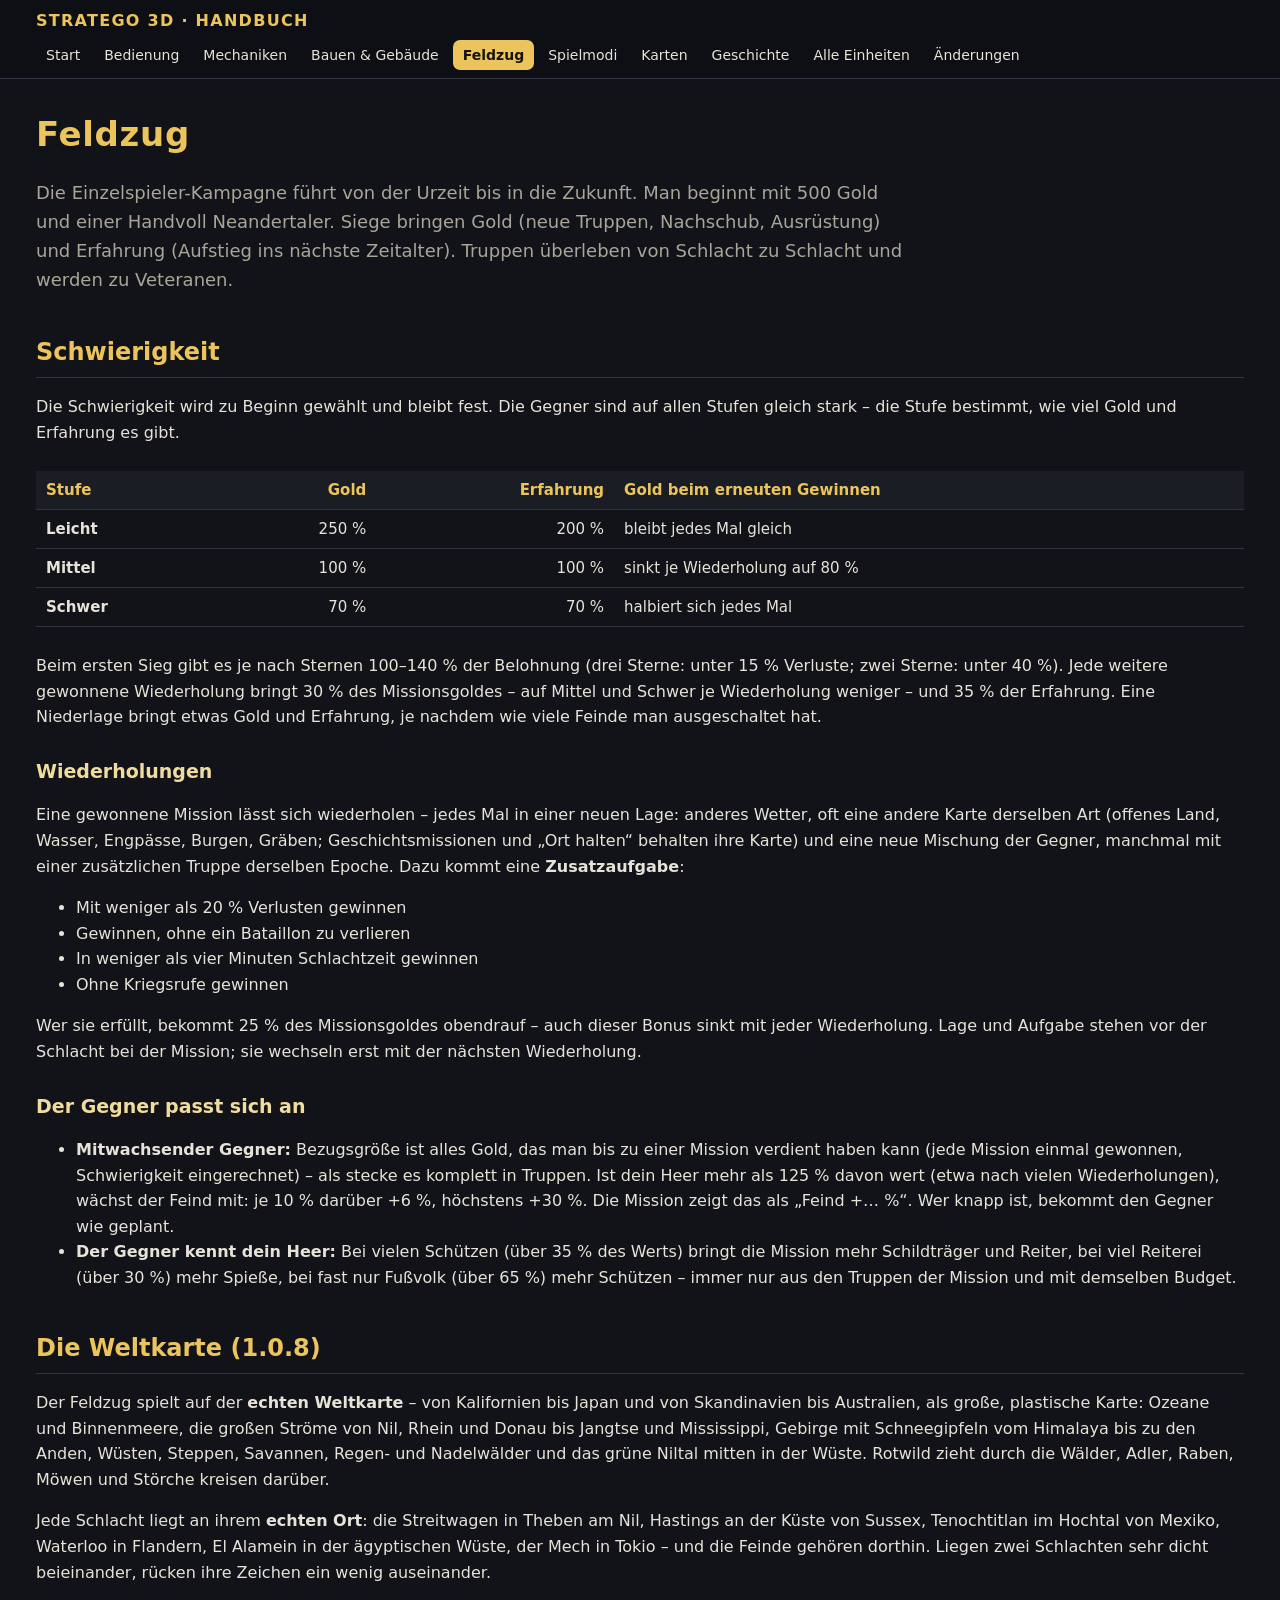
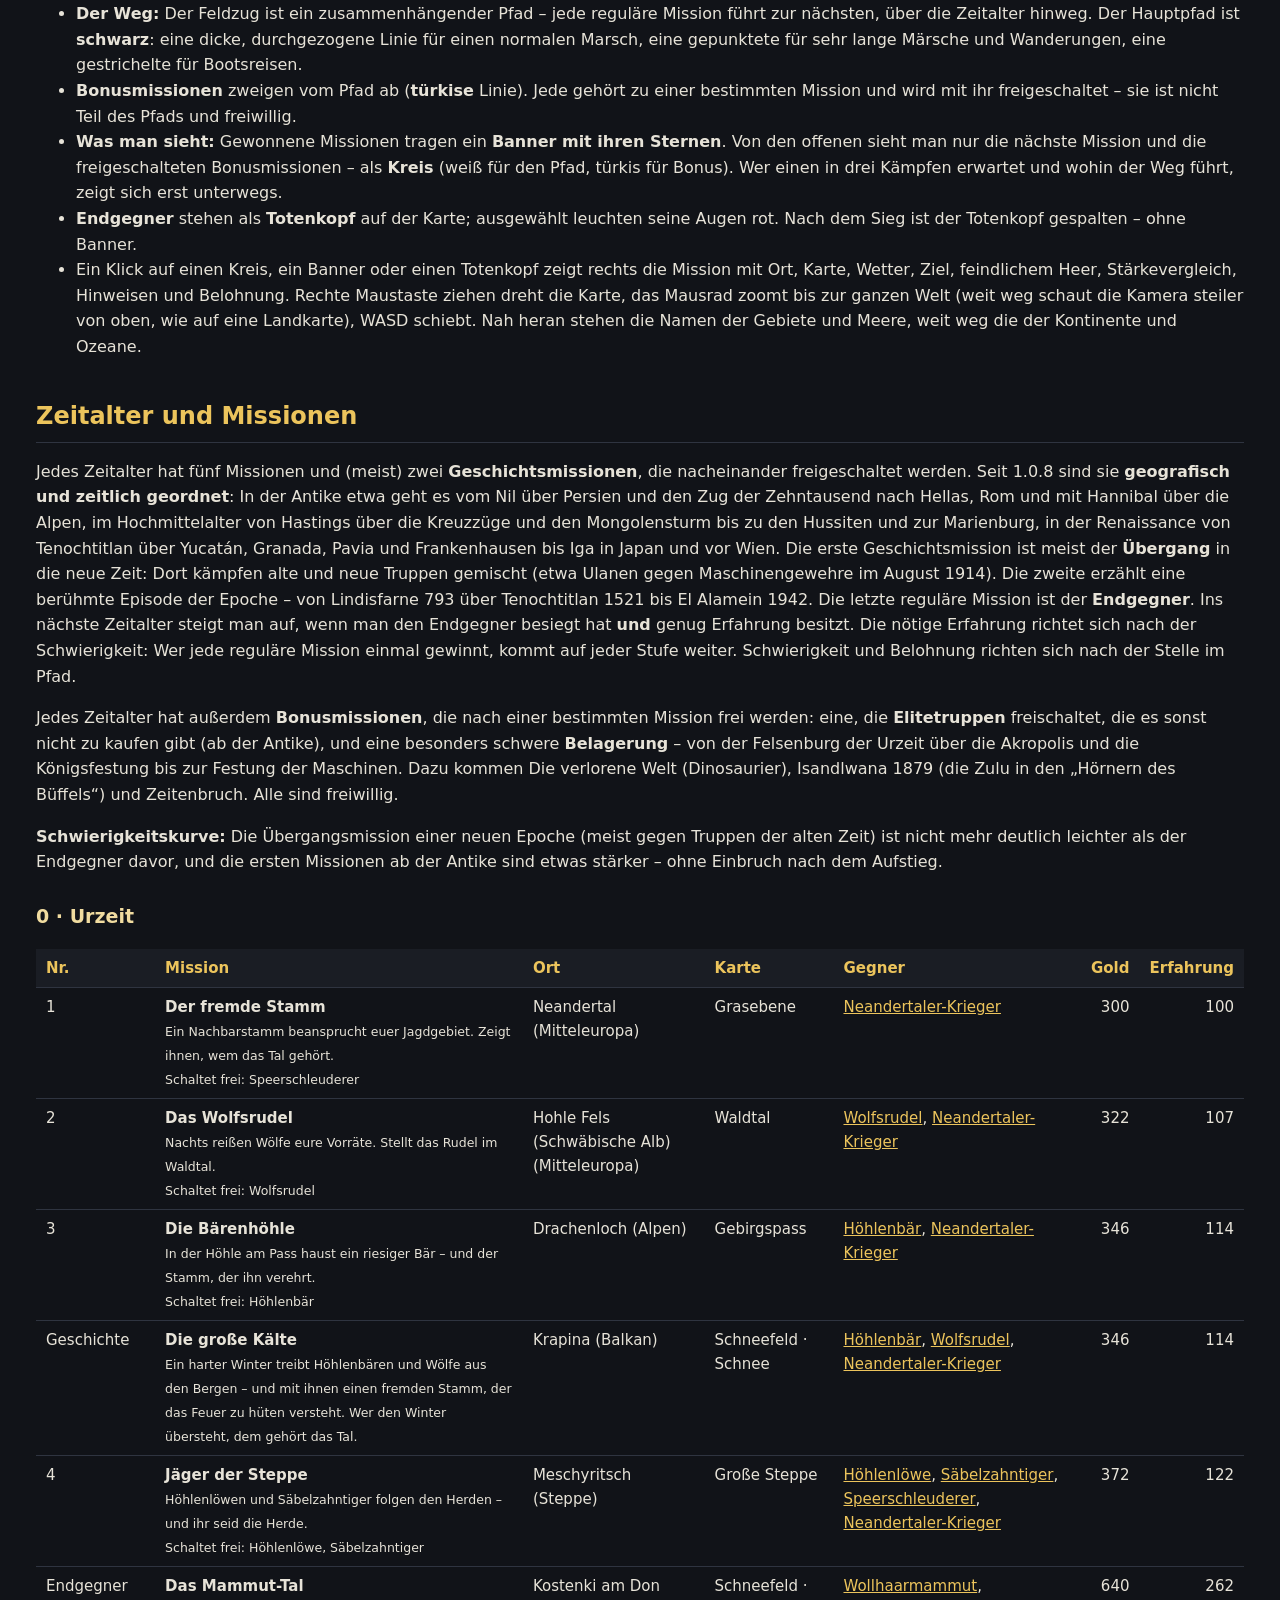
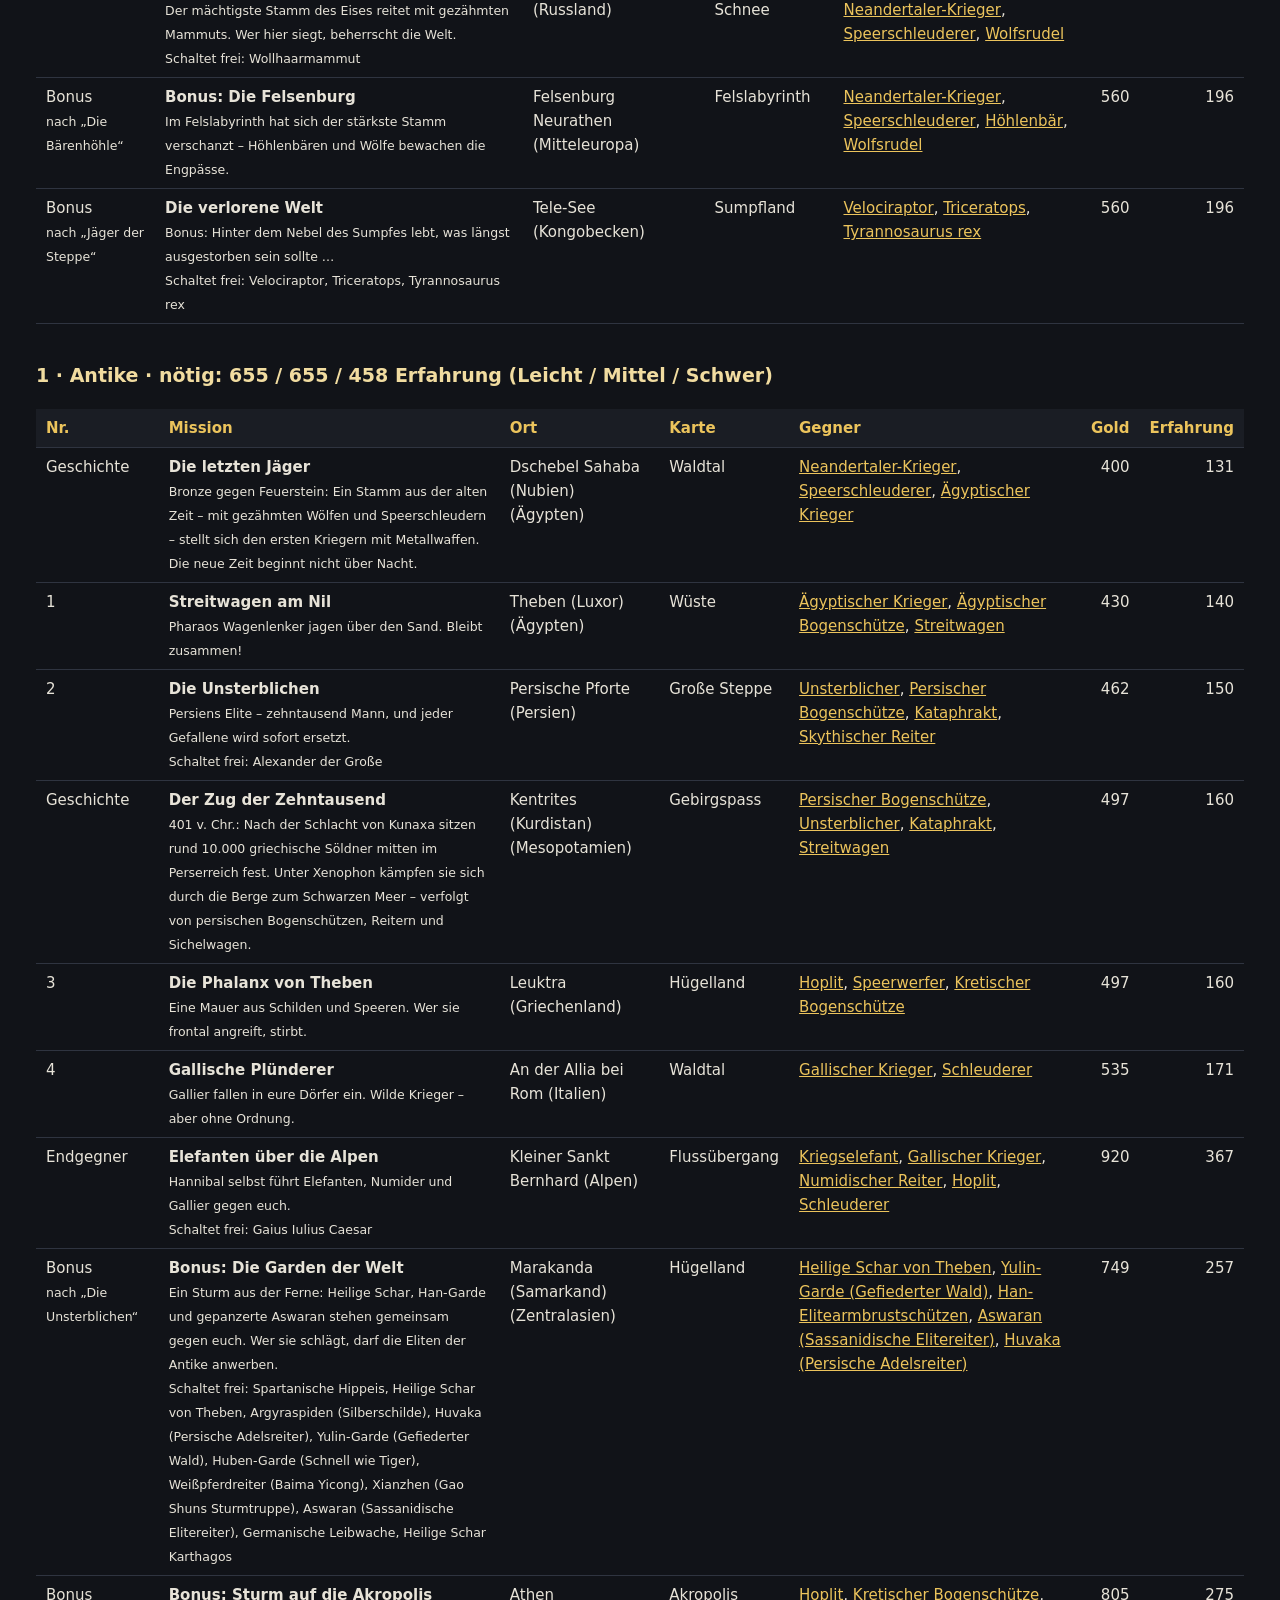
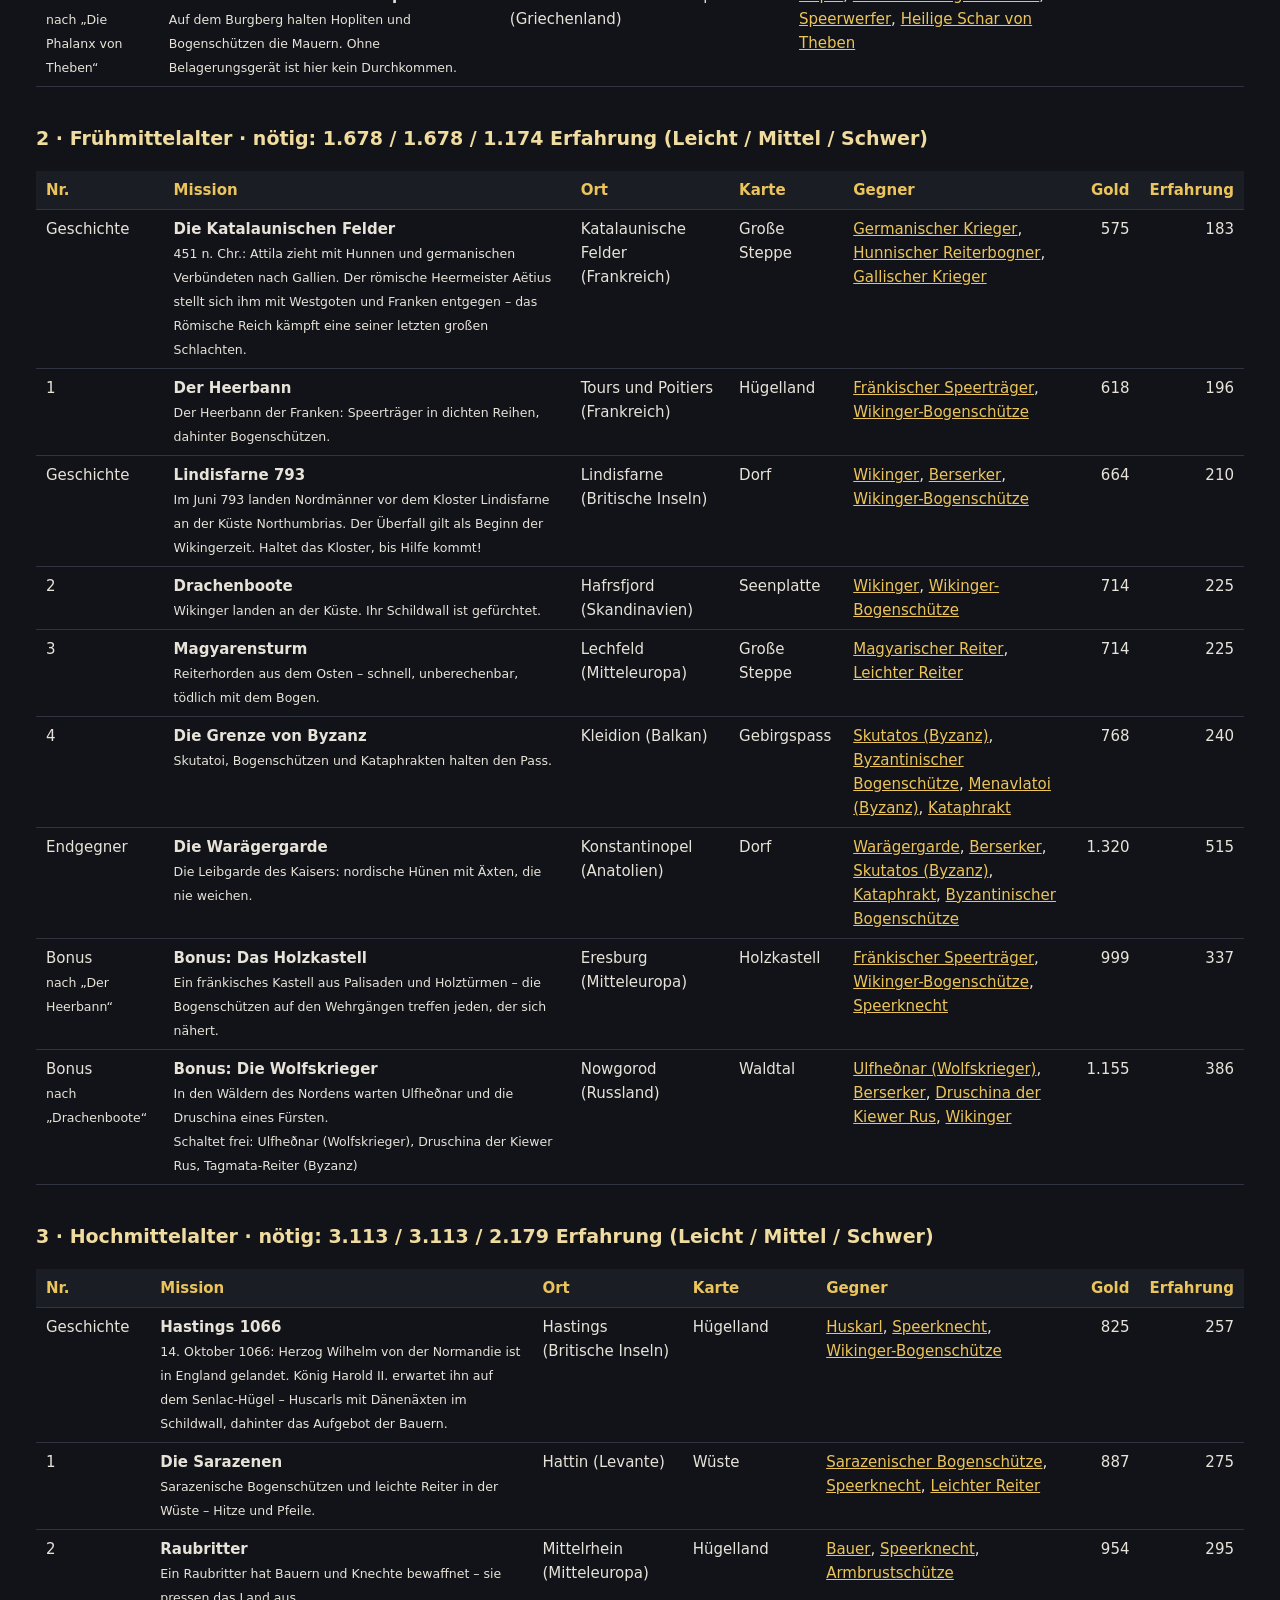
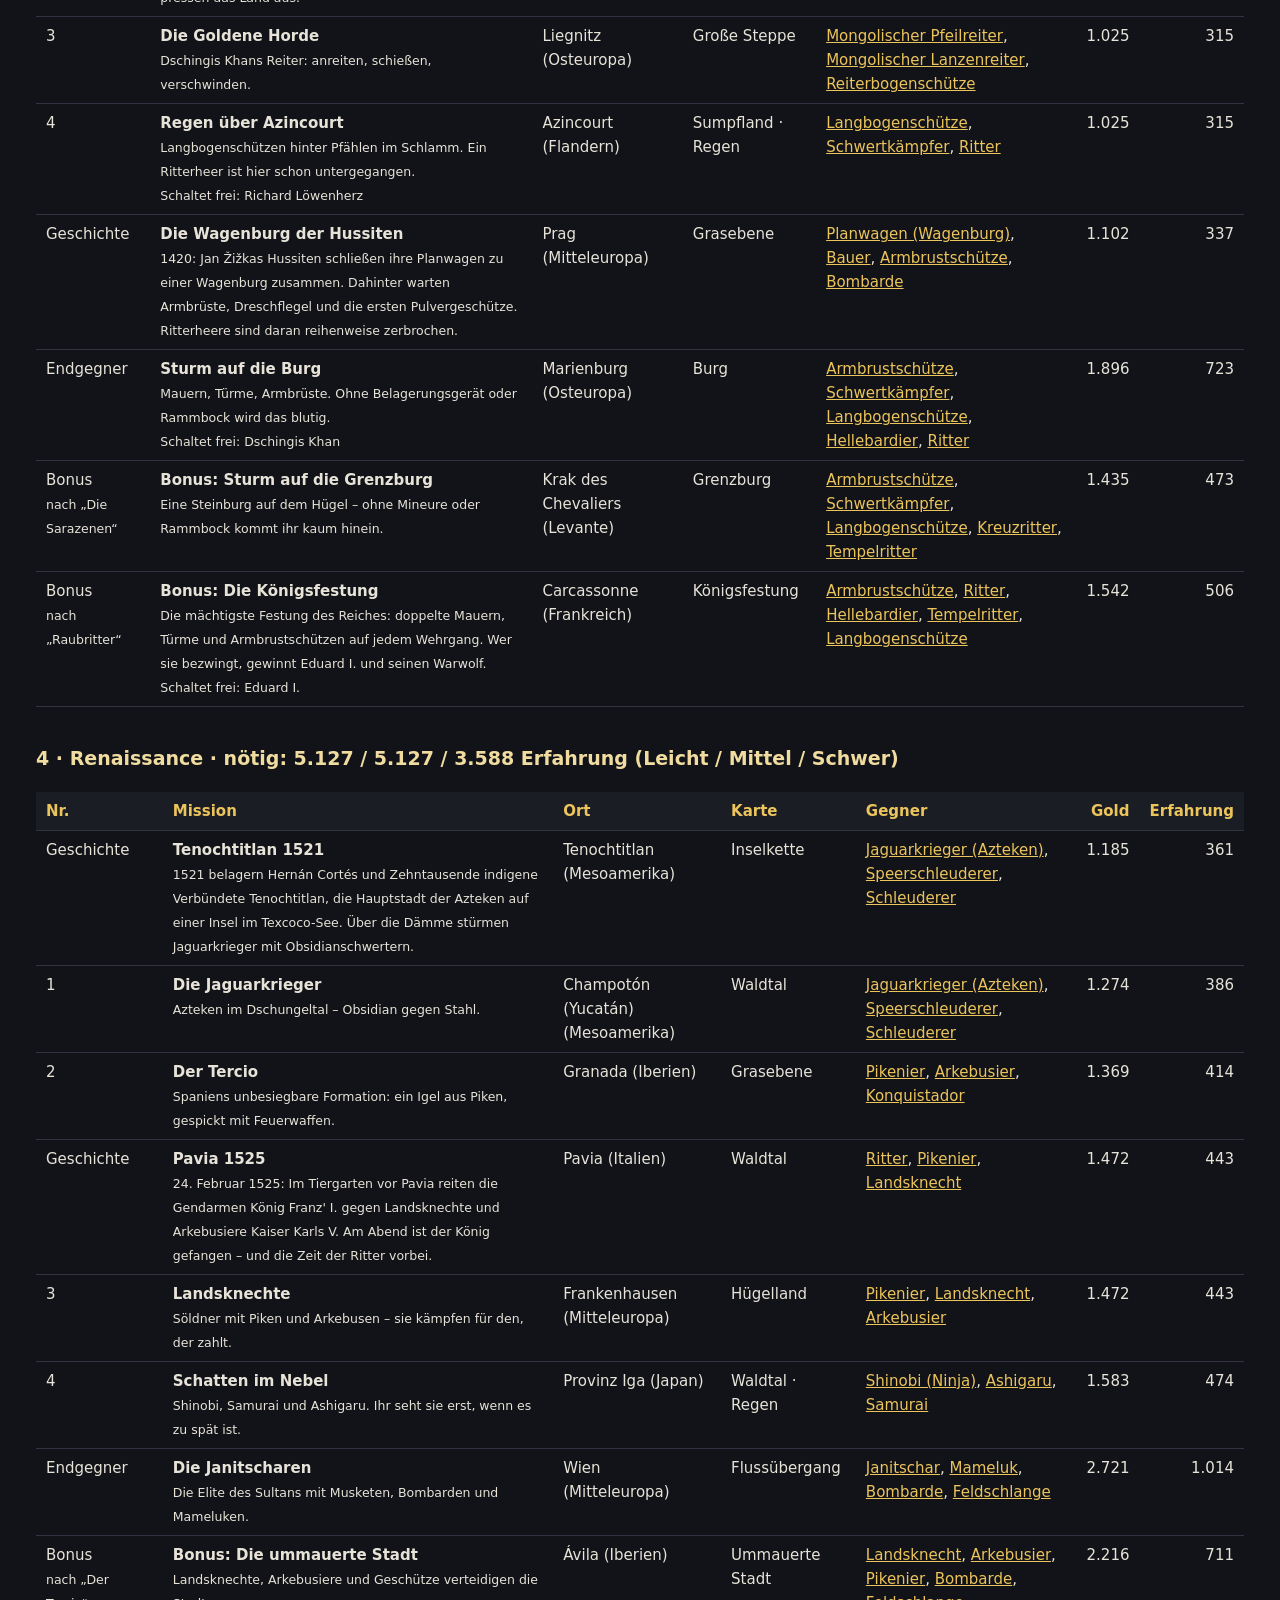
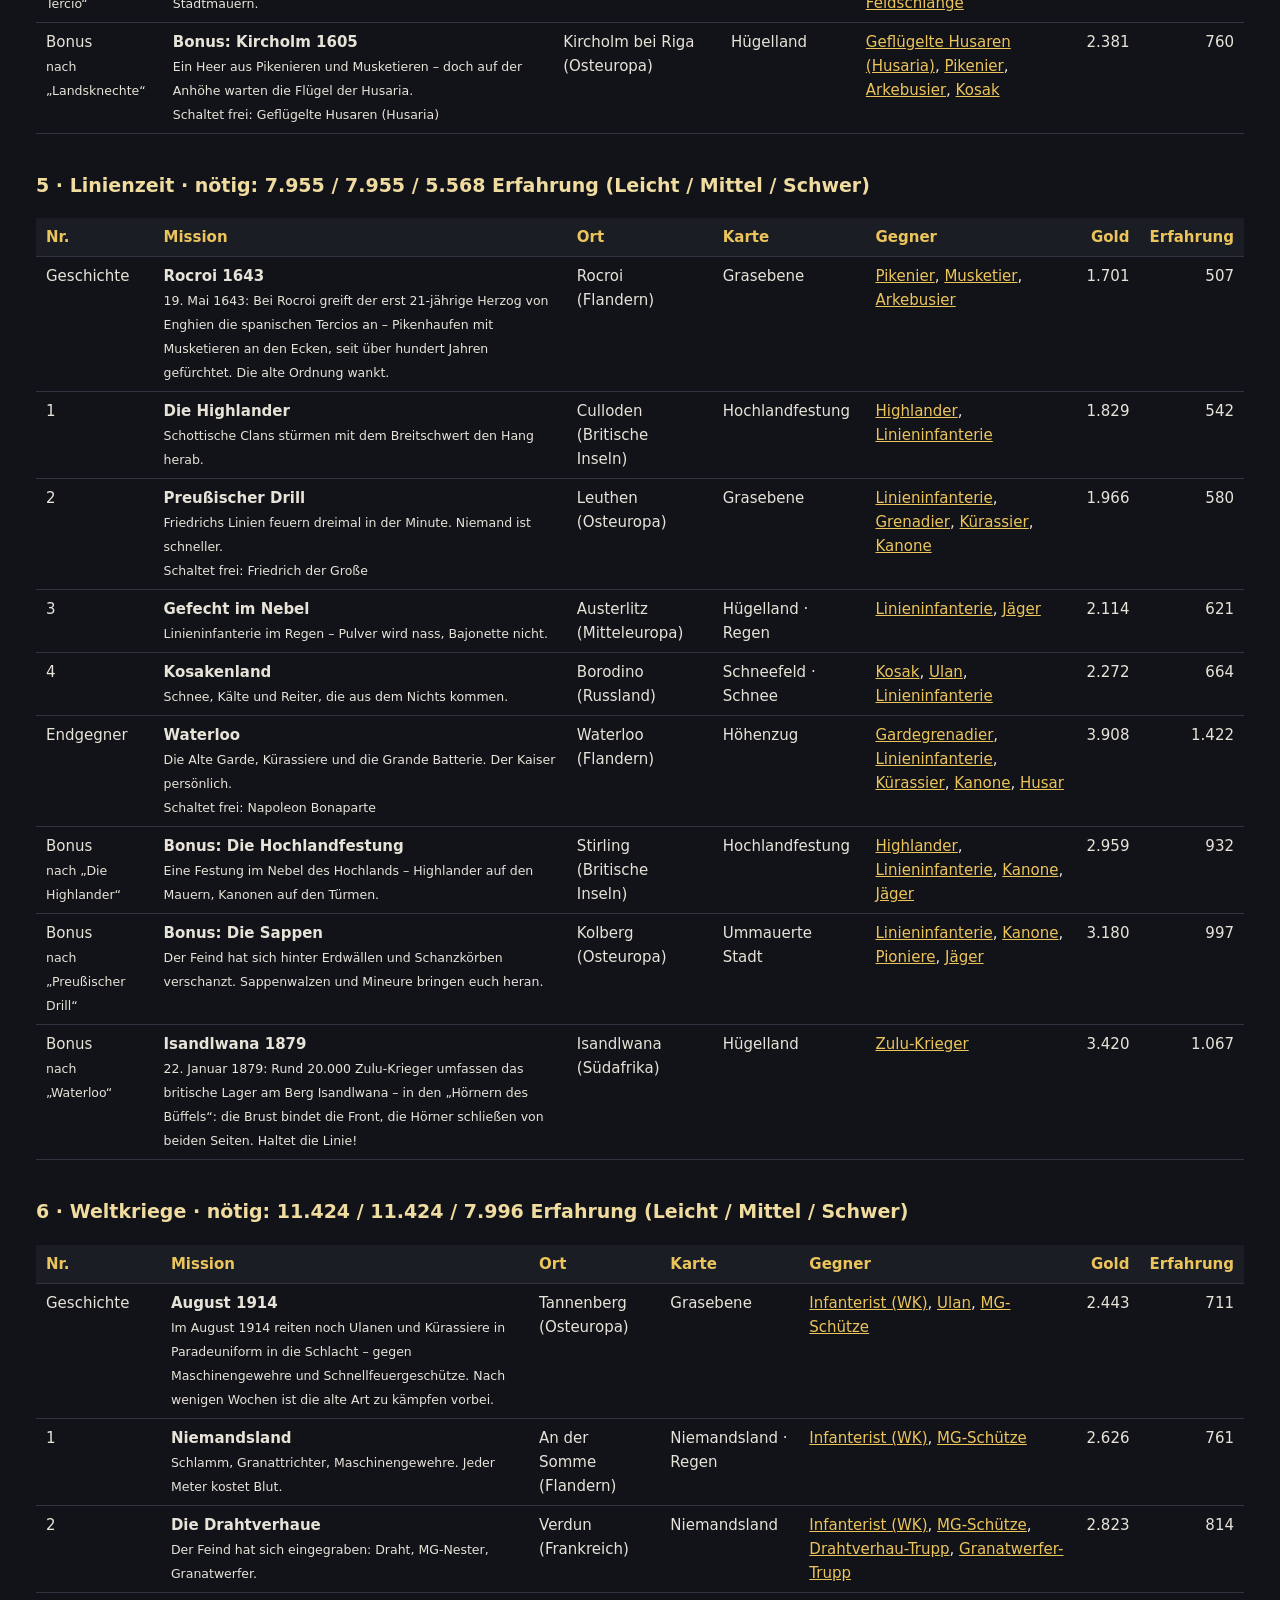
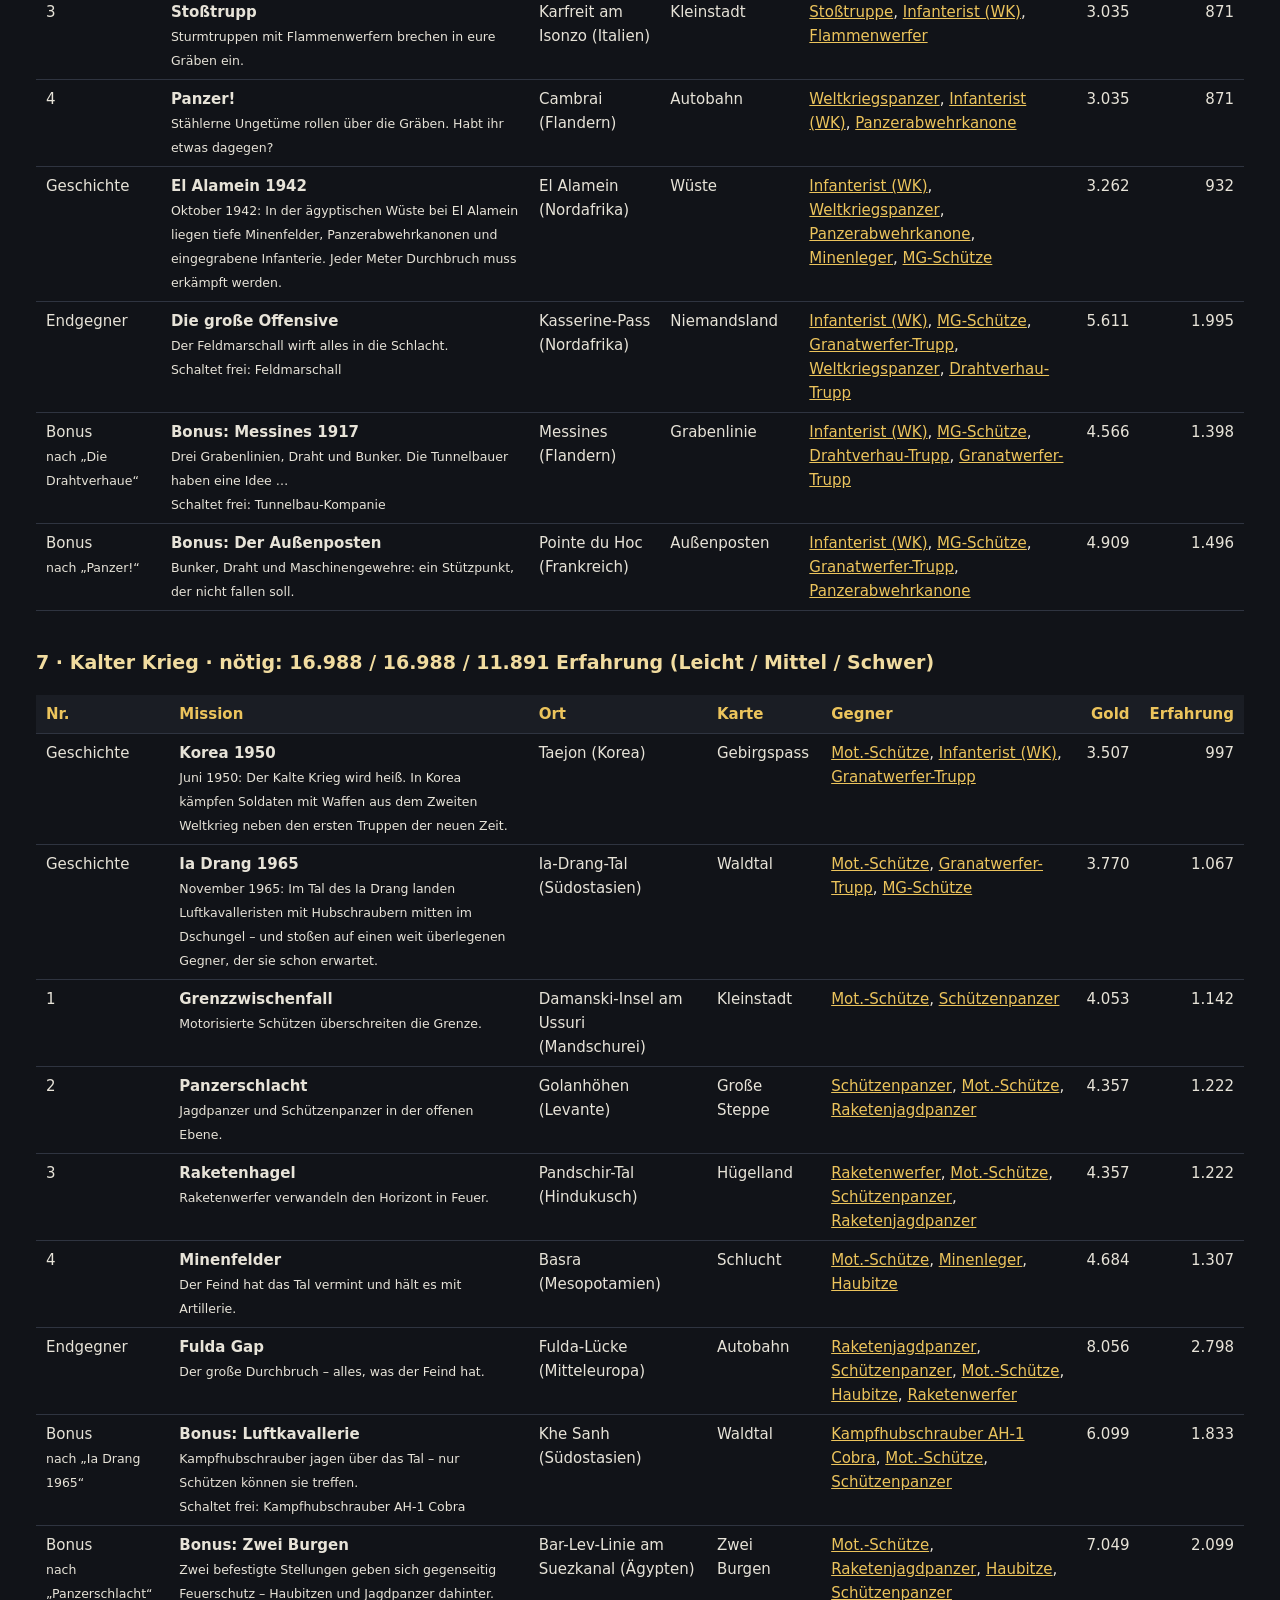
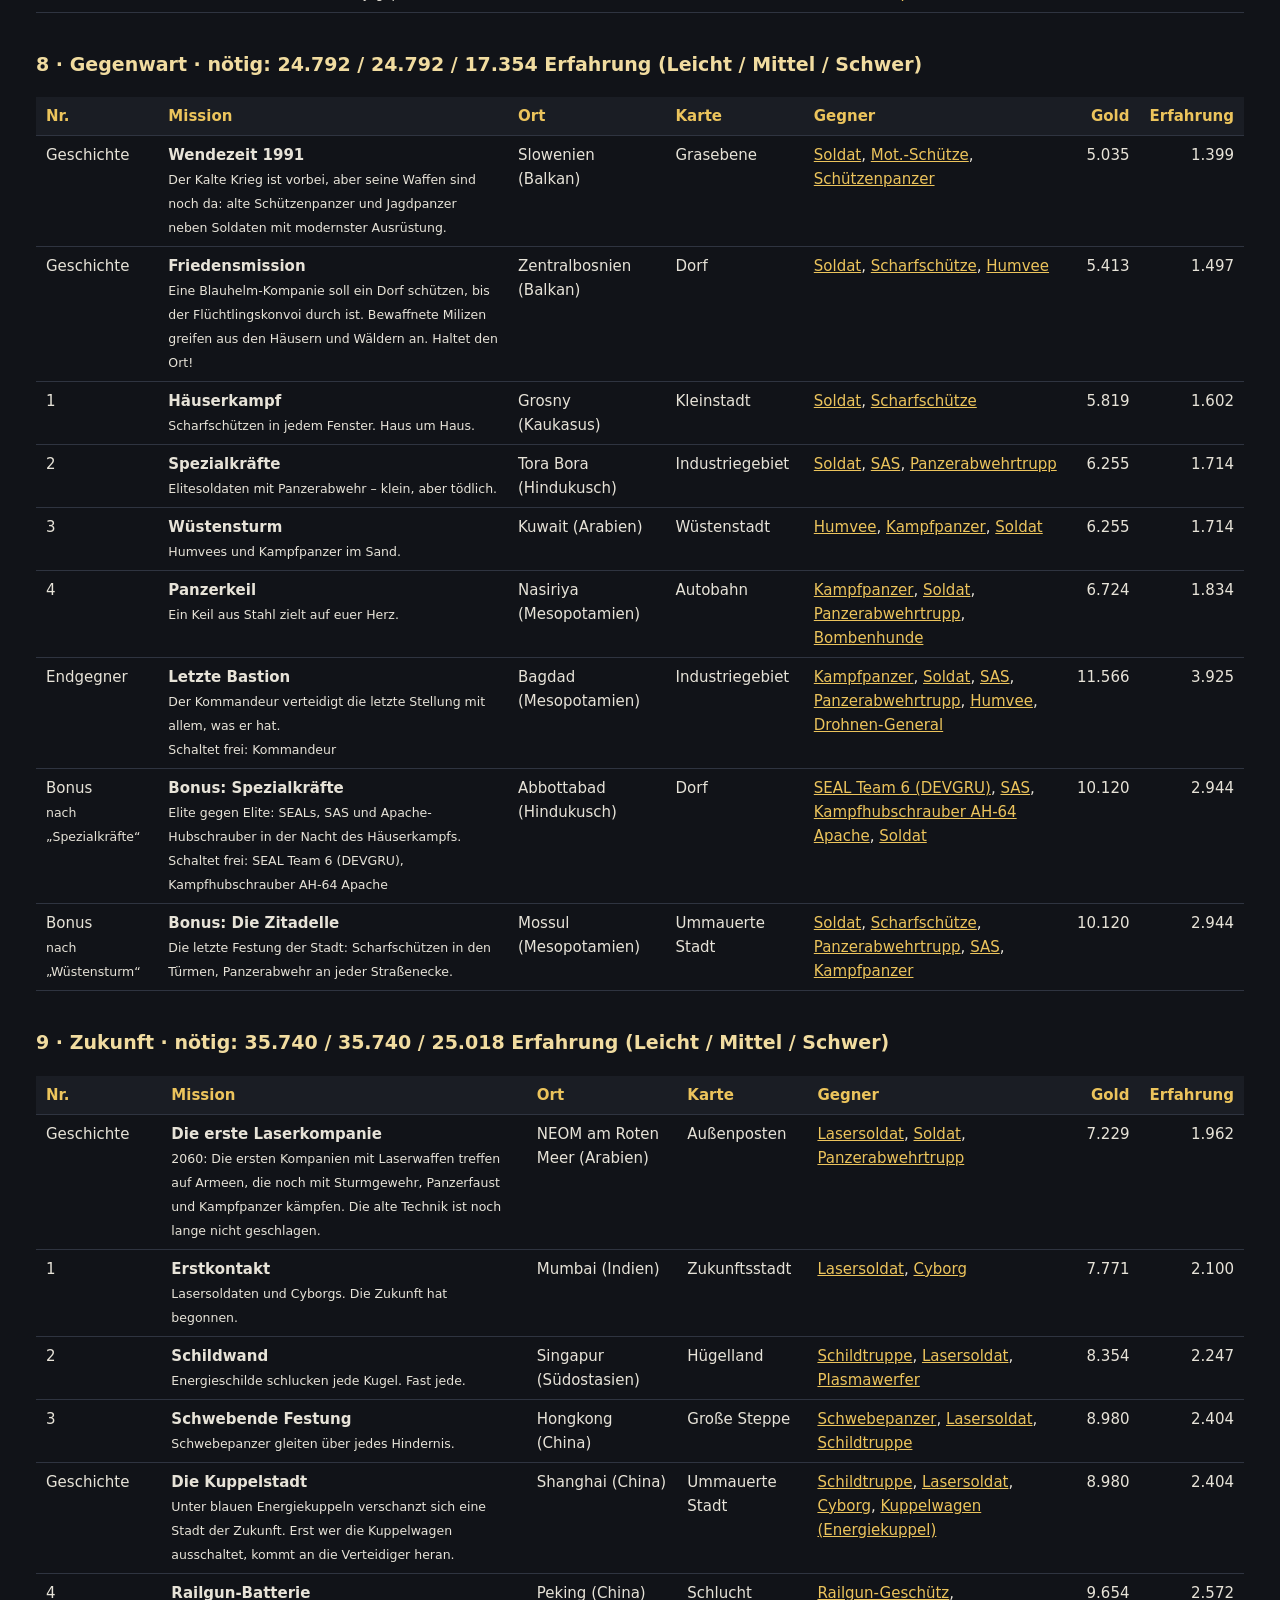
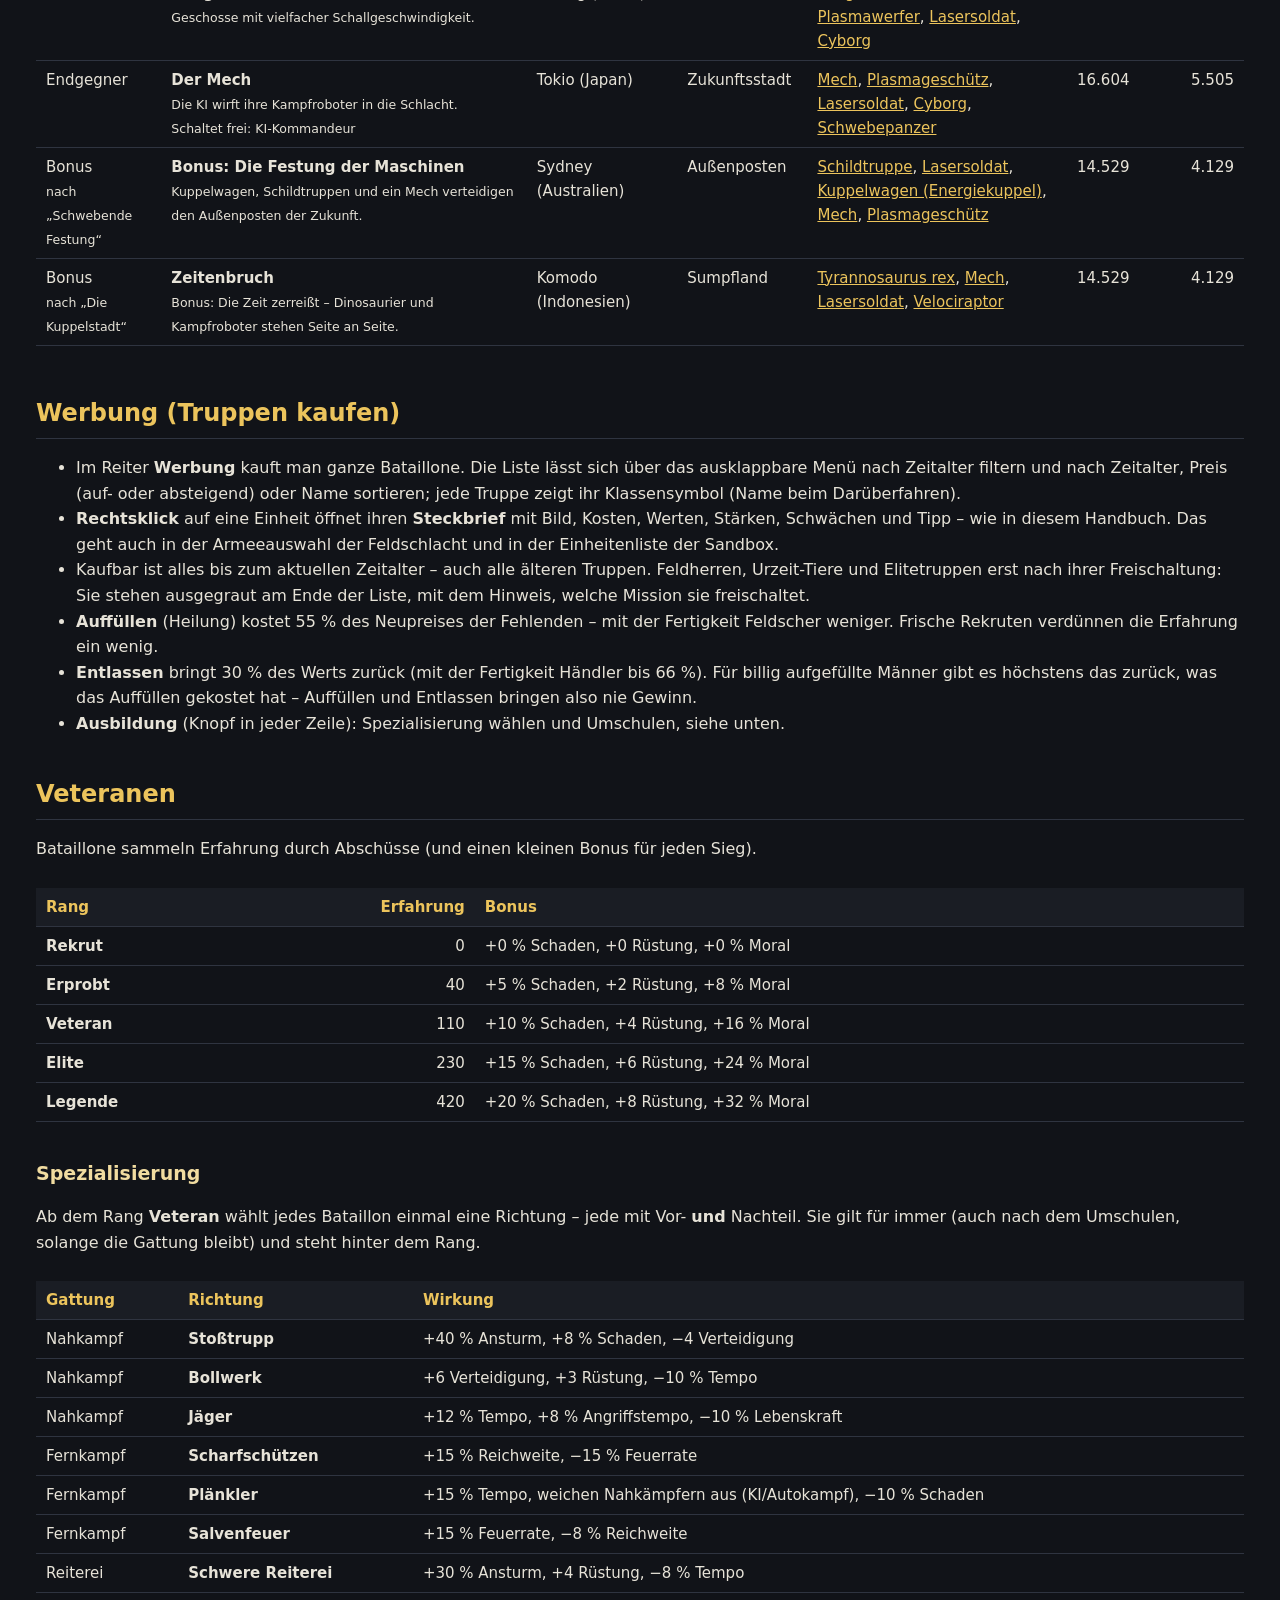
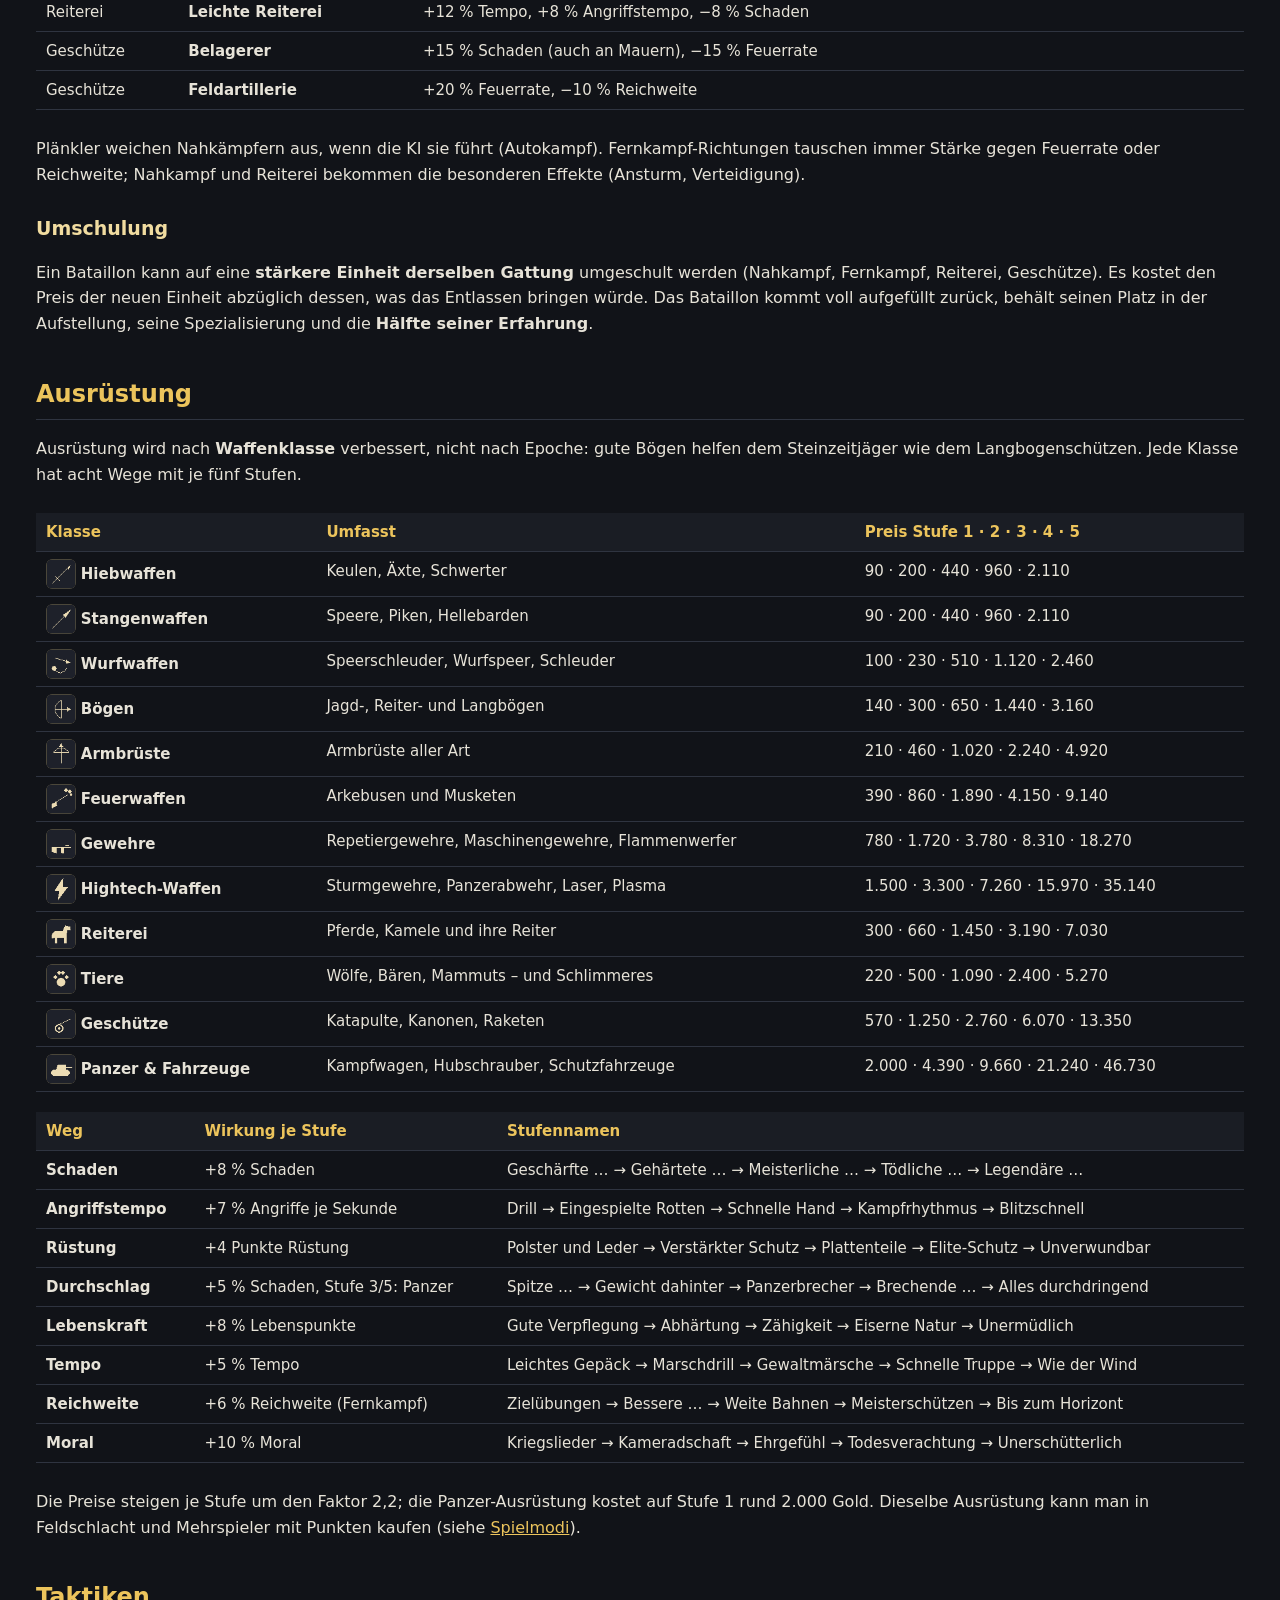
<file: feldzug.html>
<!doctype html>
<html lang="de"><head><meta charset="utf-8"><meta name="viewport" content="width=device-width,initial-scale=1">
<title>Feldzug – Stratego 3D Handbuch</title><link rel="stylesheet" href="stil.css"></head>
<body><header class="top"><div class="in"><a class="logo" href="index.html">STRATEGO 3D · HANDBUCH</a>
<nav><a href="index.html">Start</a><a href="bedienung.html">Bedienung</a><a href="mechaniken.html">Mechaniken</a><a href="bauen.html">Bauen &amp; Gebäude</a><a href="feldzug.html" class=on>Feldzug</a><a href="modi.html">Spielmodi</a><a href="karten.html">Karten</a><a href="geschichte.html">Geschichte</a><a href="einheiten.html">Alle Einheiten</a><a href="changelog.html">Änderungen</a></nav></div></header>
<main>
<h1>Feldzug</h1>
<p class="lead">Die Einzelspieler-Kampagne führt von der Urzeit bis in die Zukunft. Man beginnt mit 500 Gold und
einer Handvoll Neandertaler. Siege bringen Gold (neue Truppen, Nachschub, Ausrüstung) und Erfahrung (Aufstieg ins nächste
Zeitalter). Truppen überleben von Schlacht zu Schlacht und werden zu Veteranen.</p>

<h2>Schwierigkeit</h2>
<p>Die Schwierigkeit wird zu Beginn gewählt und bleibt fest. Die Gegner sind auf allen Stufen gleich stark – die Stufe bestimmt,
wie viel Gold und Erfahrung es gibt.</p>
<div class="tbl"><table><tr><th>Stufe</th><th class=num>Gold</th><th class=num>Erfahrung</th><th>Gold beim erneuten Gewinnen</th></tr><tr><td><b>Leicht</b></td><td class=num>250 %</td><td class=num>200 %</td><td>bleibt jedes Mal gleich</td></tr><tr><td><b>Mittel</b></td><td class=num>100 %</td><td class=num>100 %</td><td>sinkt je Wiederholung auf 80 %</td></tr><tr><td><b>Schwer</b></td><td class=num>70 %</td><td class=num>70 %</td><td>halbiert sich jedes Mal</td></tr></table></div>
<p>Beim ersten Sieg gibt es je nach Sternen 100–140 % der Belohnung (drei Sterne: unter 15 % Verluste; zwei Sterne: unter 40 %).
Jede weitere gewonnene Wiederholung bringt 30 % des Missionsgoldes – auf Mittel und Schwer je Wiederholung weniger – und 35 % der
Erfahrung. Eine Niederlage bringt etwas Gold und Erfahrung, je nachdem wie viele Feinde man ausgeschaltet hat.</p>
<h3 id="wiederholung">Wiederholungen</h3>
<p>Eine gewonnene Mission lässt sich wiederholen – jedes Mal in einer neuen Lage: anderes Wetter, oft eine andere Karte derselben
Art (offenes Land, Wasser, Engpässe, Burgen, Gräben; Geschichtsmissionen und „Ort halten“ behalten ihre Karte) und eine neue
Mischung der Gegner, manchmal mit einer zusätzlichen Truppe derselben Epoche. Dazu kommt eine <b>Zusatzaufgabe</b>:</p>
<ul><li>Mit weniger als 20 % Verlusten gewinnen</li><li>Gewinnen, ohne ein Bataillon zu verlieren</li><li>In weniger als vier Minuten Schlachtzeit gewinnen</li><li>Ohne Kriegsrufe gewinnen</li></ul>
<p>Wer sie erfüllt, bekommt 25 % des Missionsgoldes obendrauf – auch dieser Bonus sinkt mit jeder
Wiederholung. Lage und Aufgabe stehen vor der Schlacht bei der Mission; sie wechseln erst mit der nächsten Wiederholung.</p>
<h3 id="gegner">Der Gegner passt sich an</h3>
<ul>
<li><b>Mitwachsender Gegner:</b> Bezugsgröße ist alles Gold, das man bis zu einer Mission verdient haben kann (jede Mission
einmal gewonnen, Schwierigkeit eingerechnet) – als stecke es komplett in Truppen. Ist dein Heer mehr als 125 % davon wert (etwa
nach vielen Wiederholungen), wächst der Feind mit: je 10 % darüber +6 %, höchstens +30 %. Die Mission zeigt das als
„Feind +… %“. Wer knapp ist, bekommt den Gegner wie geplant.</li>
<li><b>Der Gegner kennt dein Heer:</b> Bei vielen Schützen (über 35 % des Werts) bringt die Mission mehr Schildträger und Reiter,
bei viel Reiterei (über 30 %) mehr Spieße, bei fast nur Fußvolk (über 65 %) mehr Schützen – immer nur aus den Truppen der
Mission und mit demselben Budget.</li>
</ul>

<h2 id="weltkarte">Die Weltkarte (1.0.8)</h2>
<p>Der Feldzug spielt auf der <b>echten Weltkarte</b> – von Kalifornien bis Japan und von Skandinavien bis Australien, als
große, plastische Karte: Ozeane und Binnenmeere, die großen Ströme von Nil, Rhein und Donau bis Jangtse und Mississippi,
Gebirge mit Schneegipfeln vom Himalaya bis zu den Anden, Wüsten, Steppen, Savannen, Regen- und Nadelwälder und das grüne
Niltal mitten in der Wüste. Rotwild zieht durch die Wälder, Adler, Raben, Möwen und Störche kreisen darüber.</p>
<p>Jede Schlacht liegt an ihrem <b>echten Ort</b>: die Streitwagen in Theben am Nil, Hastings an der Küste von Sussex,
Tenochtitlan im Hochtal von Mexiko, Waterloo in Flandern, El Alamein in der ägyptischen Wüste, der Mech in Tokio – und die
Feinde gehören dorthin. Liegen zwei Schlachten sehr dicht beieinander, rücken ihre Zeichen ein wenig auseinander.</p>
<ul>
<li><b>Der Weg:</b> Der Feldzug ist ein zusammenhängender Pfad – jede reguläre Mission führt zur nächsten, über die Zeitalter
hinweg. Der Hauptpfad ist <b>schwarz</b>: eine dicke, durchgezogene Linie für einen normalen Marsch, eine gepunktete für sehr
lange Märsche und Wanderungen, eine gestrichelte für Bootsreisen.</li>
<li><b>Bonusmissionen</b> zweigen vom Pfad ab (<b>türkise</b> Linie). Jede gehört zu einer bestimmten Mission und wird mit ihr
freigeschaltet – sie ist nicht Teil des Pfads und freiwillig.</li>
<li><b>Was man sieht:</b> Gewonnene Missionen tragen ein <b>Banner mit ihren Sternen</b>. Von den offenen sieht man nur die
nächste Mission und die freigeschalteten Bonusmissionen – als <b>Kreis</b> (weiß für den Pfad, türkis für Bonus). Wer einen in
drei Kämpfen erwartet und wohin der Weg führt, zeigt sich erst unterwegs.</li>
<li><b>Endgegner</b> stehen als <b>Totenkopf</b> auf der Karte; ausgewählt leuchten seine Augen rot. Nach dem Sieg ist der
Totenkopf gespalten – ohne Banner.</li>
<li>Ein Klick auf einen Kreis, ein Banner oder einen Totenkopf zeigt rechts die Mission mit Ort, Karte, Wetter, Ziel,
feindlichem Heer, Stärkevergleich, Hinweisen und Belohnung. Rechte Maustaste ziehen dreht die Karte, das Mausrad zoomt bis zur
ganzen Welt (weit weg schaut die Kamera steiler von oben, wie auf eine Landkarte), WASD schiebt. Nah heran stehen die Namen
der Gebiete und Meere, weit weg die der Kontinente und Ozeane.</li>
</ul>

<h2>Zeitalter und Missionen</h2>
<p>Jedes Zeitalter hat fünf Missionen und (meist) zwei <b>Geschichtsmissionen</b>, die nacheinander freigeschaltet werden. Seit
1.0.8 sind sie <b>geografisch und zeitlich geordnet</b>: In der Antike etwa geht es vom Nil über Persien und den Zug der
Zehntausend nach Hellas, Rom und mit Hannibal über die Alpen, im Hochmittelalter von Hastings über die Kreuzzüge und den
Mongolensturm bis zu den Hussiten und zur Marienburg, in der Renaissance von Tenochtitlan über Yucatán, Granada, Pavia und
Frankenhausen bis Iga in Japan und vor Wien. Die erste Geschichtsmission ist meist der <b>Übergang</b> in die neue Zeit: Dort kämpfen alte und neue
Truppen gemischt (etwa Ulanen gegen Maschinengewehre im August 1914). Die zweite erzählt eine berühmte Episode der Epoche – von
Lindisfarne 793 über Tenochtitlan 1521 bis El Alamein 1942. Die letzte reguläre Mission ist der <b>Endgegner</b>.
Ins nächste Zeitalter steigt man auf, wenn man den Endgegner besiegt hat <b>und</b> genug Erfahrung besitzt. Die nötige
Erfahrung richtet sich nach der Schwierigkeit: Wer jede reguläre Mission einmal gewinnt, kommt auf jeder Stufe weiter.
Schwierigkeit und Belohnung richten sich nach der Stelle im Pfad.</p>
<p>Jedes Zeitalter hat außerdem <b>Bonusmissionen</b>, die nach einer bestimmten Mission frei werden: eine, die
<b>Elitetruppen</b> freischaltet, die es sonst nicht zu kaufen gibt (ab der Antike), und eine besonders schwere
<b>Belagerung</b> – von der Felsenburg der Urzeit über die Akropolis und die Königsfestung bis zur Festung der Maschinen. Dazu
kommen Die verlorene Welt (Dinosaurier), Isandlwana 1879 (die Zulu in den „Hörnern des Büffels“) und Zeitenbruch. Alle sind
freiwillig.</p>
<p><b>Schwierigkeitskurve:</b> Die Übergangsmission einer neuen Epoche (meist gegen Truppen der alten Zeit) ist nicht mehr
deutlich leichter als der Endgegner davor, und die ersten Missionen ab der Antike sind etwas stärker – ohne Einbruch nach dem
Aufstieg.</p>
<h3>0 · Urzeit</h3><div class=tbl><table><tr><th>Nr.</th><th>Mission</th><th>Ort</th><th>Karte</th><th>Gegner</th><th class=num>Gold</th><th class=num>Erfahrung</th></tr><tr><td>1</td><td><b>Der fremde Stamm</b><br><small>Ein Nachbarstamm beansprucht euer Jagdgebiet. Zeigt ihnen, wem das Tal gehört.</small><br><small>Schaltet frei: Speerschleuderer</small></td><td>Neandertal (Mitteleuropa)</td><td>Grasebene</td><td><a href="einheiten-infanterie.html#neandertaler">Neandertaler-Krieger</a></td><td class=num>300</td><td class=num>100</td></tr><tr><td>2</td><td><b>Das Wolfsrudel</b><br><small>Nachts reißen Wölfe eure Vorräte. Stellt das Rudel im Waldtal.</small><br><small>Schaltet frei: Wolfsrudel</small></td><td>Hohle Fels (Schwäbische Alb) (Mitteleuropa)</td><td>Waldtal</td><td><a href="einheiten-kavallerie.html#urwolf">Wolfsrudel</a>, <a href="einheiten-infanterie.html#neandertaler">Neandertaler-Krieger</a></td><td class=num>322</td><td class=num>107</td></tr><tr><td>3</td><td><b>Die Bärenhöhle</b><br><small>In der Höhle am Pass haust ein riesiger Bär – und der Stamm, der ihn verehrt.</small><br><small>Schaltet frei: Höhlenbär</small></td><td>Drachenloch (Alpen)</td><td>Gebirgspass</td><td><a href="einheiten-kavallerie.html#hoehlenbaer">Höhlenbär</a>, <a href="einheiten-infanterie.html#neandertaler">Neandertaler-Krieger</a></td><td class=num>346</td><td class=num>114</td></tr><tr><td>Geschichte</td><td><b>Die große Kälte</b><br><small>Ein harter Winter treibt Höhlenbären und Wölfe aus den Bergen – und mit ihnen einen fremden Stamm, der das Feuer zu hüten versteht. Wer den Winter übersteht, dem gehört das Tal.</small></td><td>Krapina (Balkan)</td><td>Schneefeld · Schnee</td><td><a href="einheiten-kavallerie.html#hoehlenbaer">Höhlenbär</a>, <a href="einheiten-kavallerie.html#urwolf">Wolfsrudel</a>, <a href="einheiten-infanterie.html#neandertaler">Neandertaler-Krieger</a></td><td class=num>346</td><td class=num>114</td></tr><tr><td>4</td><td><b>Jäger der Steppe</b><br><small>Höhlenlöwen und Säbelzahntiger folgen den Herden – und ihr seid die Herde.</small><br><small>Schaltet frei: Höhlenlöwe, Säbelzahntiger</small></td><td>Meschyritsch (Steppe)</td><td>Große Steppe</td><td><a href="einheiten-kavallerie.html#hoehlenloewe">Höhlenlöwe</a>, <a href="einheiten-kavallerie.html#saebelzahn">Säbelzahntiger</a>, <a href="einheiten-fernkampf.html#speerschleuder">Speerschleuderer</a>, <a href="einheiten-infanterie.html#neandertaler">Neandertaler-Krieger</a></td><td class=num>372</td><td class=num>122</td></tr><tr><td>Endgegner</td><td><b>Das Mammut-Tal</b><br><small>Der mächtigste Stamm des Eises reitet mit gezähmten Mammuts. Wer hier siegt, beherrscht die Welt.</small><br><small>Schaltet frei: Wollhaarmammut</small></td><td>Kostenki am Don (Russland)</td><td>Schneefeld · Schnee</td><td><a href="einheiten-kavallerie.html#mammut">Wollhaarmammut</a>, <a href="einheiten-infanterie.html#neandertaler">Neandertaler-Krieger</a>, <a href="einheiten-fernkampf.html#speerschleuder">Speerschleuderer</a>, <a href="einheiten-kavallerie.html#urwolf">Wolfsrudel</a></td><td class=num>640</td><td class=num>262</td></tr><tr><td>Bonus<br><small>nach „Die Bärenhöhle“</small></td><td><b>Bonus: Die Felsenburg</b><br><small>Im Felslabyrinth hat sich der stärkste Stamm verschanzt – Höhlenbären und Wölfe bewachen die Engpässe.</small></td><td>Felsenburg Neurathen (Mitteleuropa)</td><td>Felslabyrinth</td><td><a href="einheiten-infanterie.html#neandertaler">Neandertaler-Krieger</a>, <a href="einheiten-fernkampf.html#speerschleuder">Speerschleuderer</a>, <a href="einheiten-kavallerie.html#hoehlenbaer">Höhlenbär</a>, <a href="einheiten-kavallerie.html#urwolf">Wolfsrudel</a></td><td class=num>560</td><td class=num>196</td></tr><tr><td>Bonus<br><small>nach „Jäger der Steppe“</small></td><td><b>Die verlorene Welt</b><br><small>Bonus: Hinter dem Nebel des Sumpfes lebt, was längst ausgestorben sein sollte …</small><br><small>Schaltet frei: Velociraptor, Triceratops, Tyrannosaurus rex</small></td><td>Tele-See (Kongobecken)</td><td>Sumpfland</td><td><a href="einheiten-kavallerie.html#velociraptor">Velociraptor</a>, <a href="einheiten-kavallerie.html#triceratops">Triceratops</a>, <a href="einheiten-kavallerie.html#trex">Tyrannosaurus rex</a></td><td class=num>560</td><td class=num>196</td></tr></table></div><h3>1 · Antike · nötig: 655 / 655 / 458 Erfahrung (Leicht / Mittel / Schwer)</h3><div class=tbl><table><tr><th>Nr.</th><th>Mission</th><th>Ort</th><th>Karte</th><th>Gegner</th><th class=num>Gold</th><th class=num>Erfahrung</th></tr><tr><td>Geschichte</td><td><b>Die letzten Jäger</b><br><small>Bronze gegen Feuerstein: Ein Stamm aus der alten Zeit – mit gezähmten Wölfen und Speerschleudern – stellt sich den ersten Kriegern mit Metallwaffen. Die neue Zeit beginnt nicht über Nacht.</small></td><td>Dschebel Sahaba (Nubien) (Ägypten)</td><td>Waldtal</td><td><a href="einheiten-infanterie.html#neandertaler">Neandertaler-Krieger</a>, <a href="einheiten-fernkampf.html#speerschleuder">Speerschleuderer</a>, <a href="einheiten-infanterie.html#aegypt_krieger">Ägyptischer Krieger</a></td><td class=num>400</td><td class=num>131</td></tr><tr><td>1</td><td><b>Streitwagen am Nil</b><br><small>Pharaos Wagenlenker jagen über den Sand. Bleibt zusammen!</small></td><td>Theben (Luxor) (Ägypten)</td><td>Wüste</td><td><a href="einheiten-infanterie.html#aegypt_krieger">Ägyptischer Krieger</a>, <a href="einheiten-fernkampf.html#aegypter">Ägyptischer Bogenschütze</a>, <a href="einheiten-kavallerie.html#streitwagen">Streitwagen</a></td><td class=num>430</td><td class=num>140</td></tr><tr><td>2</td><td><b>Die Unsterblichen</b><br><small>Persiens Elite – zehntausend Mann, und jeder Gefallene wird sofort ersetzt.</small><br><small>Schaltet frei: Alexander der Große</small></td><td>Persische Pforte (Persien)</td><td>Große Steppe</td><td><a href="einheiten-infanterie.html#unsterblicher">Unsterblicher</a>, <a href="einheiten-fernkampf.html#perser_bogen">Persischer Bogenschütze</a>, <a href="einheiten-kavallerie.html#kataphrakt">Kataphrakt</a>, <a href="einheiten-kavallerie.html#skythe">Skythischer Reiter</a></td><td class=num>462</td><td class=num>150</td></tr><tr><td>Geschichte</td><td><b>Der Zug der Zehntausend</b><br><small>401 v. Chr.: Nach der Schlacht von Kunaxa sitzen rund 10.000 griechische Söldner mitten im Perserreich fest. Unter Xenophon kämpfen sie sich durch die Berge zum Schwarzen Meer – verfolgt von persischen Bogenschützen, Reitern und Sichelwagen.</small></td><td>Kentrites (Kurdistan) (Mesopotamien)</td><td>Gebirgspass</td><td><a href="einheiten-fernkampf.html#perser_bogen">Persischer Bogenschütze</a>, <a href="einheiten-infanterie.html#unsterblicher">Unsterblicher</a>, <a href="einheiten-kavallerie.html#kataphrakt">Kataphrakt</a>, <a href="einheiten-kavallerie.html#streitwagen">Streitwagen</a></td><td class=num>497</td><td class=num>160</td></tr><tr><td>3</td><td><b>Die Phalanx von Theben</b><br><small>Eine Mauer aus Schilden und Speeren. Wer sie frontal angreift, stirbt.</small></td><td>Leuktra (Griechenland)</td><td>Hügelland</td><td><a href="einheiten-infanterie.html#hoplit">Hoplit</a>, <a href="einheiten-fernkampf.html#speerwerfer">Speerwerfer</a>, <a href="einheiten-fernkampf.html#kreter">Kretischer Bogenschütze</a></td><td class=num>497</td><td class=num>160</td></tr><tr><td>4</td><td><b>Gallische Plünderer</b><br><small>Gallier fallen in eure Dörfer ein. Wilde Krieger – aber ohne Ordnung.</small></td><td>An der Allia bei Rom (Italien)</td><td>Waldtal</td><td><a href="einheiten-infanterie.html#gallier">Gallischer Krieger</a>, <a href="einheiten-fernkampf.html#schleuderer">Schleuderer</a></td><td class=num>535</td><td class=num>171</td></tr><tr><td>Endgegner</td><td><b>Elefanten über die Alpen</b><br><small>Hannibal selbst führt Elefanten, Numider und Gallier gegen euch.</small><br><small>Schaltet frei: Gaius Iulius Caesar</small></td><td>Kleiner Sankt Bernhard (Alpen)</td><td>Flussübergang</td><td><a href="einheiten-kavallerie.html#elefant">Kriegselefant</a>, <a href="einheiten-infanterie.html#gallier">Gallischer Krieger</a>, <a href="einheiten-kavallerie.html#numider">Numidischer Reiter</a>, <a href="einheiten-infanterie.html#hoplit">Hoplit</a>, <a href="einheiten-fernkampf.html#schleuderer">Schleuderer</a></td><td class=num>920</td><td class=num>367</td></tr><tr><td>Bonus<br><small>nach „Die Unsterblichen“</small></td><td><b>Bonus: Die Garden der Welt</b><br><small>Ein Sturm aus der Ferne: Heilige Schar, Han-Garde und gepanzerte Aswaran stehen gemeinsam gegen euch. Wer sie schlägt, darf die Eliten der Antike anwerben.</small><br><small>Schaltet frei: Spartanische Hippeis, Heilige Schar von Theben, Argyraspiden (Silberschilde), Huvaka (Persische Adelsreiter), Yulin-Garde (Gefiederter Wald), Huben-Garde (Schnell wie Tiger), Weißpferdreiter (Baima Yicong), Xianzhen (Gao Shuns Sturmtruppe), Aswaran (Sassanidische Elitereiter), Germanische Leibwache, Heilige Schar Karthagos</small></td><td>Marakanda (Samarkand) (Zentralasien)</td><td>Hügelland</td><td><a href="einheiten-infanterie.html#heilige_schar">Heilige Schar von Theben</a>, <a href="einheiten-infanterie.html#yulin">Yulin-Garde (Gefiederter Wald)</a>, <a href="einheiten-fernkampf.html#han_armbrust">Han-Elitearmbrustschützen</a>, <a href="einheiten-kavallerie.html#aswaran">Aswaran (Sassanidische Elitereiter)</a>, <a href="einheiten-kavallerie.html#huvaka">Huvaka (Persische Adelsreiter)</a></td><td class=num>749</td><td class=num>257</td></tr><tr><td>Bonus<br><small>nach „Die Phalanx von Theben“</small></td><td><b>Bonus: Sturm auf die Akropolis</b><br><small>Auf dem Burgberg halten Hopliten und Bogenschützen die Mauern. Ohne Belagerungsgerät ist hier kein Durchkommen.</small></td><td>Athen (Griechenland)</td><td>Akropolis</td><td><a href="einheiten-infanterie.html#hoplit">Hoplit</a>, <a href="einheiten-fernkampf.html#kreter">Kretischer Bogenschütze</a>, <a href="einheiten-fernkampf.html#speerwerfer">Speerwerfer</a>, <a href="einheiten-infanterie.html#heilige_schar">Heilige Schar von Theben</a></td><td class=num>805</td><td class=num>275</td></tr></table></div><h3>2 · Frühmittelalter · nötig: 1.678 / 1.678 / 1.174 Erfahrung (Leicht / Mittel / Schwer)</h3><div class=tbl><table><tr><th>Nr.</th><th>Mission</th><th>Ort</th><th>Karte</th><th>Gegner</th><th class=num>Gold</th><th class=num>Erfahrung</th></tr><tr><td>Geschichte</td><td><b>Die Katalaunischen Felder</b><br><small>451 n. Chr.: Attila zieht mit Hunnen und germanischen Verbündeten nach Gallien. Der römische Heermeister Aëtius stellt sich ihm mit Westgoten und Franken entgegen – das Römische Reich kämpft eine seiner letzten großen Schlachten.</small></td><td>Katalaunische Felder (Frankreich)</td><td>Große Steppe</td><td><a href="einheiten-infanterie.html#germane">Germanischer Krieger</a>, <a href="einheiten-kavallerie.html#hunne">Hunnischer Reiterbogner</a>, <a href="einheiten-infanterie.html#gallier">Gallischer Krieger</a></td><td class=num>575</td><td class=num>183</td></tr><tr><td>1</td><td><b>Der Heerbann</b><br><small>Der Heerbann der Franken: Speerträger in dichten Reihen, dahinter Bogenschützen.</small></td><td>Tours und Poitiers (Frankreich)</td><td>Hügelland</td><td><a href="einheiten-infanterie.html#franke">Fränkischer Speerträger</a>, <a href="einheiten-fernkampf.html#wikingbogen">Wikinger-Bogenschütze</a></td><td class=num>618</td><td class=num>196</td></tr><tr><td>Geschichte</td><td><b>Lindisfarne 793</b><br><small>Im Juni 793 landen Nordmänner vor dem Kloster Lindisfarne an der Küste Northumbrias. Der Überfall gilt als Beginn der Wikingerzeit. Haltet das Kloster, bis Hilfe kommt!</small></td><td>Lindisfarne (Britische Inseln)</td><td>Dorf</td><td><a href="einheiten-infanterie.html#wikinger">Wikinger</a>, <a href="einheiten-infanterie.html#berserker">Berserker</a>, <a href="einheiten-fernkampf.html#wikingbogen">Wikinger-Bogenschütze</a></td><td class=num>664</td><td class=num>210</td></tr><tr><td>2</td><td><b>Drachenboote</b><br><small>Wikinger landen an der Küste. Ihr Schildwall ist gefürchtet.</small></td><td>Hafrsfjord (Skandinavien)</td><td>Seenplatte</td><td><a href="einheiten-infanterie.html#wikinger">Wikinger</a>, <a href="einheiten-fernkampf.html#wikingbogen">Wikinger-Bogenschütze</a></td><td class=num>714</td><td class=num>225</td></tr><tr><td>3</td><td><b>Magyarensturm</b><br><small>Reiterhorden aus dem Osten – schnell, unberechenbar, tödlich mit dem Bogen.</small></td><td>Lechfeld (Mitteleuropa)</td><td>Große Steppe</td><td><a href="einheiten-kavallerie.html#magyare">Magyarischer Reiter</a>, <a href="einheiten-kavallerie.html#leichte_reiter">Leichter Reiter</a></td><td class=num>714</td><td class=num>225</td></tr><tr><td>4</td><td><b>Die Grenze von Byzanz</b><br><small>Skutatoi, Bogenschützen und Kataphrakten halten den Pass.</small></td><td>Kleidion (Balkan)</td><td>Gebirgspass</td><td><a href="einheiten-infanterie.html#skutatos">Skutatos (Byzanz)</a>, <a href="einheiten-fernkampf.html#toxotes">Byzantinischer Bogenschütze</a>, <a href="einheiten-infanterie.html#menavlatoi">Menavlatoi (Byzanz)</a>, <a href="einheiten-kavallerie.html#kataphrakt">Kataphrakt</a></td><td class=num>768</td><td class=num>240</td></tr><tr><td>Endgegner</td><td><b>Die Warägergarde</b><br><small>Die Leibgarde des Kaisers: nordische Hünen mit Äxten, die nie weichen.</small></td><td>Konstantinopel (Anatolien)</td><td>Dorf</td><td><a href="einheiten-infanterie.html#varaeger">Warägergarde</a>, <a href="einheiten-infanterie.html#berserker">Berserker</a>, <a href="einheiten-infanterie.html#skutatos">Skutatos (Byzanz)</a>, <a href="einheiten-kavallerie.html#kataphrakt">Kataphrakt</a>, <a href="einheiten-fernkampf.html#toxotes">Byzantinischer Bogenschütze</a></td><td class=num>1.320</td><td class=num>515</td></tr><tr><td>Bonus<br><small>nach „Der Heerbann“</small></td><td><b>Bonus: Das Holzkastell</b><br><small>Ein fränkisches Kastell aus Palisaden und Holztürmen – die Bogenschützen auf den Wehrgängen treffen jeden, der sich nähert.</small></td><td>Eresburg (Mitteleuropa)</td><td>Holzkastell</td><td><a href="einheiten-infanterie.html#franke">Fränkischer Speerträger</a>, <a href="einheiten-fernkampf.html#wikingbogen">Wikinger-Bogenschütze</a>, <a href="einheiten-infanterie.html#speerknecht">Speerknecht</a></td><td class=num>999</td><td class=num>337</td></tr><tr><td>Bonus<br><small>nach „Drachenboote“</small></td><td><b>Bonus: Die Wolfskrieger</b><br><small>In den Wäldern des Nordens warten Ulfheðnar und die Druschina eines Fürsten.</small><br><small>Schaltet frei: Ulfheðnar (Wolfskrieger), Druschina der Kiewer Rus, Tagmata-Reiter (Byzanz)</small></td><td>Nowgorod (Russland)</td><td>Waldtal</td><td><a href="einheiten-infanterie.html#ulfhednar">Ulfheðnar (Wolfskrieger)</a>, <a href="einheiten-infanterie.html#berserker">Berserker</a>, <a href="einheiten-kavallerie.html#druzhina">Druschina der Kiewer Rus</a>, <a href="einheiten-infanterie.html#wikinger">Wikinger</a></td><td class=num>1.155</td><td class=num>386</td></tr></table></div><h3>3 · Hochmittelalter · nötig: 3.113 / 3.113 / 2.179 Erfahrung (Leicht / Mittel / Schwer)</h3><div class=tbl><table><tr><th>Nr.</th><th>Mission</th><th>Ort</th><th>Karte</th><th>Gegner</th><th class=num>Gold</th><th class=num>Erfahrung</th></tr><tr><td>Geschichte</td><td><b>Hastings 1066</b><br><small>14. Oktober 1066: Herzog Wilhelm von der Normandie ist in England gelandet. König Harold II. erwartet ihn auf dem Senlac-Hügel – Huscarls mit Dänenäxten im Schildwall, dahinter das Aufgebot der Bauern.</small></td><td>Hastings (Britische Inseln)</td><td>Hügelland</td><td><a href="einheiten-infanterie.html#huskarl">Huskarl</a>, <a href="einheiten-infanterie.html#speerknecht">Speerknecht</a>, <a href="einheiten-fernkampf.html#wikingbogen">Wikinger-Bogenschütze</a></td><td class=num>825</td><td class=num>257</td></tr><tr><td>1</td><td><b>Die Sarazenen</b><br><small>Sarazenische Bogenschützen und leichte Reiter in der Wüste – Hitze und Pfeile.</small></td><td>Hattin (Levante)</td><td>Wüste</td><td><a href="einheiten-fernkampf.html#sarazene">Sarazenischer Bogenschütze</a>, <a href="einheiten-infanterie.html#speerknecht">Speerknecht</a>, <a href="einheiten-kavallerie.html#leichte_reiter">Leichter Reiter</a></td><td class=num>887</td><td class=num>275</td></tr><tr><td>2</td><td><b>Raubritter</b><br><small>Ein Raubritter hat Bauern und Knechte bewaffnet – sie pressen das Land aus.</small></td><td>Mittelrhein (Mitteleuropa)</td><td>Hügelland</td><td><a href="einheiten-infanterie.html#bauer">Bauer</a>, <a href="einheiten-infanterie.html#speerknecht">Speerknecht</a>, <a href="einheiten-fernkampf.html#armbrust">Armbrustschütze</a></td><td class=num>954</td><td class=num>295</td></tr><tr><td>3</td><td><b>Die Goldene Horde</b><br><small>Dschingis Khans Reiter: anreiten, schießen, verschwinden.</small></td><td>Liegnitz (Osteuropa)</td><td>Große Steppe</td><td><a href="einheiten-kavallerie.html#mongol_pfeil">Mongolischer Pfeilreiter</a>, <a href="einheiten-kavallerie.html#mongol_lanze">Mongolischer Lanzenreiter</a>, <a href="einheiten-kavallerie.html#reiterbogen">Reiterbogenschütze</a></td><td class=num>1.025</td><td class=num>315</td></tr><tr><td>4</td><td><b>Regen über Azincourt</b><br><small>Langbogenschützen hinter Pfählen im Schlamm. Ein Ritterheer ist hier schon untergegangen.</small><br><small>Schaltet frei: Richard Löwenherz</small></td><td>Azincourt (Flandern)</td><td>Sumpfland · Regen</td><td><a href="einheiten-fernkampf.html#bogen">Langbogenschütze</a>, <a href="einheiten-infanterie.html#schwert">Schwertkämpfer</a>, <a href="einheiten-kavallerie.html#ritter">Ritter</a></td><td class=num>1.025</td><td class=num>315</td></tr><tr><td>Geschichte</td><td><b>Die Wagenburg der Hussiten</b><br><small>1420: Jan Žižkas Hussiten schließen ihre Planwagen zu einer Wagenburg zusammen. Dahinter warten Armbrüste, Dreschflegel und die ersten Pulvergeschütze. Ritterheere sind daran reihenweise zerbrochen.</small></td><td>Prag (Mitteleuropa)</td><td>Grasebene</td><td><a href="einheiten-unterstuetzung.html#planwagen">Planwagen (Wagenburg)</a>, <a href="einheiten-infanterie.html#bauer">Bauer</a>, <a href="einheiten-fernkampf.html#armbrust">Armbrustschütze</a>, <a href="einheiten-artillerie.html#bombarde">Bombarde</a></td><td class=num>1.102</td><td class=num>337</td></tr><tr><td>Endgegner</td><td><b>Sturm auf die Burg</b><br><small>Mauern, Türme, Armbrüste. Ohne Belagerungsgerät oder Rammbock wird das blutig.</small><br><small>Schaltet frei: Dschingis Khan</small></td><td>Marienburg (Osteuropa)</td><td>Burg</td><td><a href="einheiten-fernkampf.html#armbrust">Armbrustschütze</a>, <a href="einheiten-infanterie.html#schwert">Schwertkämpfer</a>, <a href="einheiten-fernkampf.html#bogen">Langbogenschütze</a>, <a href="einheiten-infanterie.html#hellebardier">Hellebardier</a>, <a href="einheiten-kavallerie.html#ritter">Ritter</a></td><td class=num>1.896</td><td class=num>723</td></tr><tr><td>Bonus<br><small>nach „Die Sarazenen“</small></td><td><b>Bonus: Sturm auf die Grenzburg</b><br><small>Eine Steinburg auf dem Hügel – ohne Mineure oder Rammbock kommt ihr kaum hinein.</small></td><td>Krak des Chevaliers (Levante)</td><td>Grenzburg</td><td><a href="einheiten-fernkampf.html#armbrust">Armbrustschütze</a>, <a href="einheiten-infanterie.html#schwert">Schwertkämpfer</a>, <a href="einheiten-fernkampf.html#bogen">Langbogenschütze</a>, <a href="einheiten-infanterie.html#kreuzritter">Kreuzritter</a>, <a href="einheiten-kavallerie.html#templer">Tempelritter</a></td><td class=num>1.435</td><td class=num>473</td></tr><tr><td>Bonus<br><small>nach „Raubritter“</small></td><td><b>Bonus: Die Königsfestung</b><br><small>Die mächtigste Festung des Reiches: doppelte Mauern, Türme und Armbrustschützen auf jedem Wehrgang. Wer sie bezwingt, gewinnt Eduard I. und seinen Warwolf.</small><br><small>Schaltet frei: Eduard I.</small></td><td>Carcassonne (Frankreich)</td><td>Königsfestung</td><td><a href="einheiten-fernkampf.html#armbrust">Armbrustschütze</a>, <a href="einheiten-kavallerie.html#ritter">Ritter</a>, <a href="einheiten-infanterie.html#hellebardier">Hellebardier</a>, <a href="einheiten-kavallerie.html#templer">Tempelritter</a>, <a href="einheiten-fernkampf.html#bogen">Langbogenschütze</a></td><td class=num>1.542</td><td class=num>506</td></tr></table></div><h3>4 · Renaissance · nötig: 5.127 / 5.127 / 3.588 Erfahrung (Leicht / Mittel / Schwer)</h3><div class=tbl><table><tr><th>Nr.</th><th>Mission</th><th>Ort</th><th>Karte</th><th>Gegner</th><th class=num>Gold</th><th class=num>Erfahrung</th></tr><tr><td>Geschichte</td><td><b>Tenochtitlan 1521</b><br><small>1521 belagern Hernán Cortés und Zehntausende indigene Verbündete Tenochtitlan, die Hauptstadt der Azteken auf einer Insel im Texcoco-See. Über die Dämme stürmen Jaguarkrieger mit Obsidianschwertern.</small></td><td>Tenochtitlan (Mesoamerika)</td><td>Inselkette</td><td><a href="einheiten-infanterie.html#jaguarkrieger">Jaguarkrieger (Azteken)</a>, <a href="einheiten-fernkampf.html#speerschleuder">Speerschleuderer</a>, <a href="einheiten-fernkampf.html#schleuderer">Schleuderer</a></td><td class=num>1.185</td><td class=num>361</td></tr><tr><td>1</td><td><b>Die Jaguarkrieger</b><br><small>Azteken im Dschungeltal – Obsidian gegen Stahl.</small></td><td>Champotón (Yucatán) (Mesoamerika)</td><td>Waldtal</td><td><a href="einheiten-infanterie.html#jaguarkrieger">Jaguarkrieger (Azteken)</a>, <a href="einheiten-fernkampf.html#speerschleuder">Speerschleuderer</a>, <a href="einheiten-fernkampf.html#schleuderer">Schleuderer</a></td><td class=num>1.274</td><td class=num>386</td></tr><tr><td>2</td><td><b>Der Tercio</b><br><small>Spaniens unbesiegbare Formation: ein Igel aus Piken, gespickt mit Feuerwaffen.</small></td><td>Granada (Iberien)</td><td>Grasebene</td><td><a href="einheiten-infanterie.html#pikenier">Pikenier</a>, <a href="einheiten-fernkampf.html#arkebusier">Arkebusier</a>, <a href="einheiten-infanterie.html#konquistador">Konquistador</a></td><td class=num>1.369</td><td class=num>414</td></tr><tr><td>Geschichte</td><td><b>Pavia 1525</b><br><small>24. Februar 1525: Im Tiergarten vor Pavia reiten die Gendarmen König Franz&#x27; I. gegen Landsknechte und Arkebusiere Kaiser Karls V. Am Abend ist der König gefangen – und die Zeit der Ritter vorbei.</small></td><td>Pavia (Italien)</td><td>Waldtal</td><td><a href="einheiten-kavallerie.html#ritter">Ritter</a>, <a href="einheiten-infanterie.html#pikenier">Pikenier</a>, <a href="einheiten-infanterie.html#landsknecht">Landsknecht</a></td><td class=num>1.472</td><td class=num>443</td></tr><tr><td>3</td><td><b>Landsknechte</b><br><small>Söldner mit Piken und Arkebusen – sie kämpfen für den, der zahlt.</small></td><td>Frankenhausen (Mitteleuropa)</td><td>Hügelland</td><td><a href="einheiten-infanterie.html#pikenier">Pikenier</a>, <a href="einheiten-infanterie.html#landsknecht">Landsknecht</a>, <a href="einheiten-fernkampf.html#arkebusier">Arkebusier</a></td><td class=num>1.472</td><td class=num>443</td></tr><tr><td>4</td><td><b>Schatten im Nebel</b><br><small>Shinobi, Samurai und Ashigaru. Ihr seht sie erst, wenn es zu spät ist.</small></td><td>Provinz Iga (Japan)</td><td>Waldtal · Regen</td><td><a href="einheiten-infanterie.html#ninja">Shinobi (Ninja)</a>, <a href="einheiten-infanterie.html#ashigaru">Ashigaru</a>, <a href="einheiten-infanterie.html#samurai">Samurai</a></td><td class=num>1.583</td><td class=num>474</td></tr><tr><td>Endgegner</td><td><b>Die Janitscharen</b><br><small>Die Elite des Sultans mit Musketen, Bombarden und Mameluken.</small></td><td>Wien (Mitteleuropa)</td><td>Flussübergang</td><td><a href="einheiten-fernkampf.html#janitschar">Janitschar</a>, <a href="einheiten-kavallerie.html#mameluk">Mameluk</a>, <a href="einheiten-artillerie.html#bombarde">Bombarde</a>, <a href="einheiten-artillerie.html#feldschlange">Feldschlange</a></td><td class=num>2.721</td><td class=num>1.014</td></tr><tr><td>Bonus<br><small>nach „Der Tercio“</small></td><td><b>Bonus: Die ummauerte Stadt</b><br><small>Landsknechte, Arkebusiere und Geschütze verteidigen die Stadtmauern.</small></td><td>Ávila (Iberien)</td><td>Ummauerte Stadt</td><td><a href="einheiten-infanterie.html#landsknecht">Landsknecht</a>, <a href="einheiten-fernkampf.html#arkebusier">Arkebusier</a>, <a href="einheiten-infanterie.html#pikenier">Pikenier</a>, <a href="einheiten-artillerie.html#bombarde">Bombarde</a>, <a href="einheiten-artillerie.html#feldschlange">Feldschlange</a></td><td class=num>2.216</td><td class=num>711</td></tr><tr><td>Bonus<br><small>nach „Landsknechte“</small></td><td><b>Bonus: Kircholm 1605</b><br><small>Ein Heer aus Pikenieren und Musketieren – doch auf der Anhöhe warten die Flügel der Husaria.</small><br><small>Schaltet frei: Geflügelte Husaren (Husaria)</small></td><td>Kircholm bei Riga (Osteuropa)</td><td>Hügelland</td><td><a href="einheiten-kavallerie.html#husaria">Geflügelte Husaren (Husaria)</a>, <a href="einheiten-infanterie.html#pikenier">Pikenier</a>, <a href="einheiten-fernkampf.html#arkebusier">Arkebusier</a>, <a href="einheiten-kavallerie.html#kosak">Kosak</a></td><td class=num>2.381</td><td class=num>760</td></tr></table></div><h3>5 · Linienzeit · nötig: 7.955 / 7.955 / 5.568 Erfahrung (Leicht / Mittel / Schwer)</h3><div class=tbl><table><tr><th>Nr.</th><th>Mission</th><th>Ort</th><th>Karte</th><th>Gegner</th><th class=num>Gold</th><th class=num>Erfahrung</th></tr><tr><td>Geschichte</td><td><b>Rocroi 1643</b><br><small>19. Mai 1643: Bei Rocroi greift der erst 21-jährige Herzog von Enghien die spanischen Tercios an – Pikenhaufen mit Musketieren an den Ecken, seit über hundert Jahren gefürchtet. Die alte Ordnung wankt.</small></td><td>Rocroi (Flandern)</td><td>Grasebene</td><td><a href="einheiten-infanterie.html#pikenier">Pikenier</a>, <a href="einheiten-fernkampf.html#musketier">Musketier</a>, <a href="einheiten-fernkampf.html#arkebusier">Arkebusier</a></td><td class=num>1.701</td><td class=num>507</td></tr><tr><td>1</td><td><b>Die Highlander</b><br><small>Schottische Clans stürmen mit dem Breitschwert den Hang herab.</small></td><td>Culloden (Britische Inseln)</td><td>Hochlandfestung</td><td><a href="einheiten-infanterie.html#highlander">Highlander</a>, <a href="einheiten-fernkampf.html#linie">Linieninfanterie</a></td><td class=num>1.829</td><td class=num>542</td></tr><tr><td>2</td><td><b>Preußischer Drill</b><br><small>Friedrichs Linien feuern dreimal in der Minute. Niemand ist schneller.</small><br><small>Schaltet frei: Friedrich der Große</small></td><td>Leuthen (Osteuropa)</td><td>Grasebene</td><td><a href="einheiten-fernkampf.html#linie">Linieninfanterie</a>, <a href="einheiten-fernkampf.html#grenadier">Grenadier</a>, <a href="einheiten-kavallerie.html#kuerassier">Kürassier</a>, <a href="einheiten-artillerie.html#kanone">Kanone</a></td><td class=num>1.966</td><td class=num>580</td></tr><tr><td>3</td><td><b>Gefecht im Nebel</b><br><small>Linieninfanterie im Regen – Pulver wird nass, Bajonette nicht.</small></td><td>Austerlitz (Mitteleuropa)</td><td>Hügelland · Regen</td><td><a href="einheiten-fernkampf.html#linie">Linieninfanterie</a>, <a href="einheiten-fernkampf.html#jaeger">Jäger</a></td><td class=num>2.114</td><td class=num>621</td></tr><tr><td>4</td><td><b>Kosakenland</b><br><small>Schnee, Kälte und Reiter, die aus dem Nichts kommen.</small></td><td>Borodino (Russland)</td><td>Schneefeld · Schnee</td><td><a href="einheiten-kavallerie.html#kosak">Kosak</a>, <a href="einheiten-kavallerie.html#ulan">Ulan</a>, <a href="einheiten-fernkampf.html#linie">Linieninfanterie</a></td><td class=num>2.272</td><td class=num>664</td></tr><tr><td>Endgegner</td><td><b>Waterloo</b><br><small>Die Alte Garde, Kürassiere und die Grande Batterie. Der Kaiser persönlich.</small><br><small>Schaltet frei: Napoleon Bonaparte</small></td><td>Waterloo (Flandern)</td><td>Höhenzug</td><td><a href="einheiten-fernkampf.html#garde">Gardegrenadier</a>, <a href="einheiten-fernkampf.html#linie">Linieninfanterie</a>, <a href="einheiten-kavallerie.html#kuerassier">Kürassier</a>, <a href="einheiten-artillerie.html#kanone">Kanone</a>, <a href="einheiten-kavallerie.html#husar">Husar</a></td><td class=num>3.908</td><td class=num>1.422</td></tr><tr><td>Bonus<br><small>nach „Die Highlander“</small></td><td><b>Bonus: Die Hochlandfestung</b><br><small>Eine Festung im Nebel des Hochlands – Highlander auf den Mauern, Kanonen auf den Türmen.</small></td><td>Stirling (Britische Inseln)</td><td>Hochlandfestung</td><td><a href="einheiten-infanterie.html#highlander">Highlander</a>, <a href="einheiten-fernkampf.html#linie">Linieninfanterie</a>, <a href="einheiten-artillerie.html#kanone">Kanone</a>, <a href="einheiten-fernkampf.html#jaeger">Jäger</a></td><td class=num>2.959</td><td class=num>932</td></tr><tr><td>Bonus<br><small>nach „Preußischer Drill“</small></td><td><b>Bonus: Die Sappen</b><br><small>Der Feind hat sich hinter Erdwällen und Schanzkörben verschanzt. Sappenwalzen und Mineure bringen euch heran.</small></td><td>Kolberg (Osteuropa)</td><td>Ummauerte Stadt</td><td><a href="einheiten-fernkampf.html#linie">Linieninfanterie</a>, <a href="einheiten-artillerie.html#kanone">Kanone</a>, <a href="einheiten-unterstuetzung.html#pionier">Pioniere</a>, <a href="einheiten-fernkampf.html#jaeger">Jäger</a></td><td class=num>3.180</td><td class=num>997</td></tr><tr><td>Bonus<br><small>nach „Waterloo“</small></td><td><b>Isandlwana 1879</b><br><small>22. Januar 1879: Rund 20.000 Zulu-Krieger umfassen das britische Lager am Berg Isandlwana – in den „Hörnern des Büffels“: die Brust bindet die Front, die Hörner schließen von beiden Seiten. Haltet die Linie!</small></td><td>Isandlwana (Südafrika)</td><td>Hügelland</td><td><a href="einheiten-infanterie.html#zulu">Zulu-Krieger</a></td><td class=num>3.420</td><td class=num>1.067</td></tr></table></div><h3>6 · Weltkriege · nötig: 11.424 / 11.424 / 7.996 Erfahrung (Leicht / Mittel / Schwer)</h3><div class=tbl><table><tr><th>Nr.</th><th>Mission</th><th>Ort</th><th>Karte</th><th>Gegner</th><th class=num>Gold</th><th class=num>Erfahrung</th></tr><tr><td>Geschichte</td><td><b>August 1914</b><br><small>Im August 1914 reiten noch Ulanen und Kürassiere in Paradeuniform in die Schlacht – gegen Maschinengewehre und Schnellfeuergeschütze. Nach wenigen Wochen ist die alte Art zu kämpfen vorbei.</small></td><td>Tannenberg (Osteuropa)</td><td>Grasebene</td><td><a href="einheiten-fernkampf.html#weltkrieg">Infanterist (WK)</a>, <a href="einheiten-kavallerie.html#ulan">Ulan</a>, <a href="einheiten-fernkampf.html#mg">MG-Schütze</a></td><td class=num>2.443</td><td class=num>711</td></tr><tr><td>1</td><td><b>Niemandsland</b><br><small>Schlamm, Granattrichter, Maschinengewehre. Jeder Meter kostet Blut.</small></td><td>An der Somme (Flandern)</td><td>Niemandsland · Regen</td><td><a href="einheiten-fernkampf.html#weltkrieg">Infanterist (WK)</a>, <a href="einheiten-fernkampf.html#mg">MG-Schütze</a></td><td class=num>2.626</td><td class=num>761</td></tr><tr><td>2</td><td><b>Die Drahtverhaue</b><br><small>Der Feind hat sich eingegraben: Draht, MG-Nester, Granatwerfer.</small></td><td>Verdun (Frankreich)</td><td>Niemandsland</td><td><a href="einheiten-fernkampf.html#weltkrieg">Infanterist (WK)</a>, <a href="einheiten-fernkampf.html#mg">MG-Schütze</a>, <a href="einheiten-unterstuetzung.html#drahttrupp">Drahtverhau-Trupp</a>, <a href="einheiten-fernkampf.html#granatwerfer">Granatwerfer-Trupp</a></td><td class=num>2.823</td><td class=num>814</td></tr><tr><td>3</td><td><b>Stoßtrupp</b><br><small>Sturmtruppen mit Flammenwerfern brechen in eure Gräben ein.</small></td><td>Karfreit am Isonzo (Italien)</td><td>Kleinstadt</td><td><a href="einheiten-fernkampf.html#sturmtruppe">Stoßtruppe</a>, <a href="einheiten-fernkampf.html#weltkrieg">Infanterist (WK)</a>, <a href="einheiten-fernkampf.html#flammenwerfer">Flammenwerfer</a></td><td class=num>3.035</td><td class=num>871</td></tr><tr><td>4</td><td><b>Panzer!</b><br><small>Stählerne Ungetüme rollen über die Gräben. Habt ihr etwas dagegen?</small></td><td>Cambrai (Flandern)</td><td>Autobahn</td><td><a href="einheiten-artillerie.html#wkpanzer">Weltkriegspanzer</a>, <a href="einheiten-fernkampf.html#weltkrieg">Infanterist (WK)</a>, <a href="einheiten-artillerie.html#pak">Panzerabwehrkanone</a></td><td class=num>3.035</td><td class=num>871</td></tr><tr><td>Geschichte</td><td><b>El Alamein 1942</b><br><small>Oktober 1942: In der ägyptischen Wüste bei El Alamein liegen tiefe Minenfelder, Panzerabwehrkanonen und eingegrabene Infanterie. Jeder Meter Durchbruch muss erkämpft werden.</small></td><td>El Alamein (Nordafrika)</td><td>Wüste</td><td><a href="einheiten-fernkampf.html#weltkrieg">Infanterist (WK)</a>, <a href="einheiten-artillerie.html#wkpanzer">Weltkriegspanzer</a>, <a href="einheiten-artillerie.html#pak">Panzerabwehrkanone</a>, <a href="einheiten-unterstuetzung.html#minenleger">Minenleger</a>, <a href="einheiten-fernkampf.html#mg">MG-Schütze</a></td><td class=num>3.262</td><td class=num>932</td></tr><tr><td>Endgegner</td><td><b>Die große Offensive</b><br><small>Der Feldmarschall wirft alles in die Schlacht.</small><br><small>Schaltet frei: Feldmarschall</small></td><td>Kasserine-Pass (Nordafrika)</td><td>Niemandsland</td><td><a href="einheiten-fernkampf.html#weltkrieg">Infanterist (WK)</a>, <a href="einheiten-fernkampf.html#mg">MG-Schütze</a>, <a href="einheiten-fernkampf.html#granatwerfer">Granatwerfer-Trupp</a>, <a href="einheiten-artillerie.html#wkpanzer">Weltkriegspanzer</a>, <a href="einheiten-unterstuetzung.html#drahttrupp">Drahtverhau-Trupp</a></td><td class=num>5.611</td><td class=num>1.995</td></tr><tr><td>Bonus<br><small>nach „Die Drahtverhaue“</small></td><td><b>Bonus: Messines 1917</b><br><small>Drei Grabenlinien, Draht und Bunker. Die Tunnelbauer haben eine Idee …</small><br><small>Schaltet frei: Tunnelbau-Kompanie</small></td><td>Messines (Flandern)</td><td>Grabenlinie</td><td><a href="einheiten-fernkampf.html#weltkrieg">Infanterist (WK)</a>, <a href="einheiten-fernkampf.html#mg">MG-Schütze</a>, <a href="einheiten-unterstuetzung.html#drahttrupp">Drahtverhau-Trupp</a>, <a href="einheiten-fernkampf.html#granatwerfer">Granatwerfer-Trupp</a></td><td class=num>4.566</td><td class=num>1.398</td></tr><tr><td>Bonus<br><small>nach „Panzer!“</small></td><td><b>Bonus: Der Außenposten</b><br><small>Bunker, Draht und Maschinengewehre: ein Stützpunkt, der nicht fallen soll.</small></td><td>Pointe du Hoc (Frankreich)</td><td>Außenposten</td><td><a href="einheiten-fernkampf.html#weltkrieg">Infanterist (WK)</a>, <a href="einheiten-fernkampf.html#mg">MG-Schütze</a>, <a href="einheiten-fernkampf.html#granatwerfer">Granatwerfer-Trupp</a>, <a href="einheiten-artillerie.html#pak">Panzerabwehrkanone</a></td><td class=num>4.909</td><td class=num>1.496</td></tr></table></div><h3>7 · Kalter Krieg · nötig: 16.988 / 16.988 / 11.891 Erfahrung (Leicht / Mittel / Schwer)</h3><div class=tbl><table><tr><th>Nr.</th><th>Mission</th><th>Ort</th><th>Karte</th><th>Gegner</th><th class=num>Gold</th><th class=num>Erfahrung</th></tr><tr><td>Geschichte</td><td><b>Korea 1950</b><br><small>Juni 1950: Der Kalte Krieg wird heiß. In Korea kämpfen Soldaten mit Waffen aus dem Zweiten Weltkrieg neben den ersten Truppen der neuen Zeit.</small></td><td>Taejon (Korea)</td><td>Gebirgspass</td><td><a href="einheiten-fernkampf.html#motschuetze">Mot.-Schütze</a>, <a href="einheiten-fernkampf.html#weltkrieg">Infanterist (WK)</a>, <a href="einheiten-fernkampf.html#granatwerfer">Granatwerfer-Trupp</a></td><td class=num>3.507</td><td class=num>997</td></tr><tr><td>Geschichte</td><td><b>Ia Drang 1965</b><br><small>November 1965: Im Tal des Ia Drang landen Luftkavalleristen mit Hubschraubern mitten im Dschungel – und stoßen auf einen weit überlegenen Gegner, der sie schon erwartet.</small></td><td>Ia-Drang-Tal (Südostasien)</td><td>Waldtal</td><td><a href="einheiten-fernkampf.html#motschuetze">Mot.-Schütze</a>, <a href="einheiten-fernkampf.html#granatwerfer">Granatwerfer-Trupp</a>, <a href="einheiten-fernkampf.html#mg">MG-Schütze</a></td><td class=num>3.770</td><td class=num>1.067</td></tr><tr><td>1</td><td><b>Grenzzwischenfall</b><br><small>Motorisierte Schützen überschreiten die Grenze.</small></td><td>Damanski-Insel am Ussuri (Mandschurei)</td><td>Kleinstadt</td><td><a href="einheiten-fernkampf.html#motschuetze">Mot.-Schütze</a>, <a href="einheiten-kavallerie.html#spz">Schützenpanzer</a></td><td class=num>4.053</td><td class=num>1.142</td></tr><tr><td>2</td><td><b>Panzerschlacht</b><br><small>Jagdpanzer und Schützenpanzer in der offenen Ebene.</small></td><td>Golanhöhen (Levante)</td><td>Große Steppe</td><td><a href="einheiten-kavallerie.html#spz">Schützenpanzer</a>, <a href="einheiten-fernkampf.html#motschuetze">Mot.-Schütze</a>, <a href="einheiten-artillerie.html#jagdpanzer">Raketenjagdpanzer</a></td><td class=num>4.357</td><td class=num>1.222</td></tr><tr><td>3</td><td><b>Raketenhagel</b><br><small>Raketenwerfer verwandeln den Horizont in Feuer.</small></td><td>Pandschir-Tal (Hindukusch)</td><td>Hügelland</td><td><a href="einheiten-artillerie.html#raketenwerfer">Raketenwerfer</a>, <a href="einheiten-fernkampf.html#motschuetze">Mot.-Schütze</a>, <a href="einheiten-kavallerie.html#spz">Schützenpanzer</a>, <a href="einheiten-artillerie.html#jagdpanzer">Raketenjagdpanzer</a></td><td class=num>4.357</td><td class=num>1.222</td></tr><tr><td>4</td><td><b>Minenfelder</b><br><small>Der Feind hat das Tal vermint und hält es mit Artillerie.</small></td><td>Basra (Mesopotamien)</td><td>Schlucht</td><td><a href="einheiten-fernkampf.html#motschuetze">Mot.-Schütze</a>, <a href="einheiten-unterstuetzung.html#minenleger">Minenleger</a>, <a href="einheiten-artillerie.html#haubitze">Haubitze</a></td><td class=num>4.684</td><td class=num>1.307</td></tr><tr><td>Endgegner</td><td><b>Fulda Gap</b><br><small>Der große Durchbruch – alles, was der Feind hat.</small></td><td>Fulda-Lücke (Mitteleuropa)</td><td>Autobahn</td><td><a href="einheiten-artillerie.html#jagdpanzer">Raketenjagdpanzer</a>, <a href="einheiten-kavallerie.html#spz">Schützenpanzer</a>, <a href="einheiten-fernkampf.html#motschuetze">Mot.-Schütze</a>, <a href="einheiten-artillerie.html#haubitze">Haubitze</a>, <a href="einheiten-artillerie.html#raketenwerfer">Raketenwerfer</a></td><td class=num>8.056</td><td class=num>2.798</td></tr><tr><td>Bonus<br><small>nach „Ia Drang 1965“</small></td><td><b>Bonus: Luftkavallerie</b><br><small>Kampfhubschrauber jagen über das Tal – nur Schützen können sie treffen.</small><br><small>Schaltet frei: Kampfhubschrauber AH-1 Cobra</small></td><td>Khe Sanh (Südostasien)</td><td>Waldtal</td><td><a href="einheiten-kavallerie.html#heli_cobra">Kampfhubschrauber AH-1 Cobra</a>, <a href="einheiten-fernkampf.html#motschuetze">Mot.-Schütze</a>, <a href="einheiten-kavallerie.html#spz">Schützenpanzer</a></td><td class=num>6.099</td><td class=num>1.833</td></tr><tr><td>Bonus<br><small>nach „Panzerschlacht“</small></td><td><b>Bonus: Zwei Burgen</b><br><small>Zwei befestigte Stellungen geben sich gegenseitig Feuerschutz – Haubitzen und Jagdpanzer dahinter.</small></td><td>Bar-Lev-Linie am Suezkanal (Ägypten)</td><td>Zwei Burgen</td><td><a href="einheiten-fernkampf.html#motschuetze">Mot.-Schütze</a>, <a href="einheiten-artillerie.html#jagdpanzer">Raketenjagdpanzer</a>, <a href="einheiten-artillerie.html#haubitze">Haubitze</a>, <a href="einheiten-kavallerie.html#spz">Schützenpanzer</a></td><td class=num>7.049</td><td class=num>2.099</td></tr></table></div><h3>8 · Gegenwart · nötig: 24.792 / 24.792 / 17.354 Erfahrung (Leicht / Mittel / Schwer)</h3><div class=tbl><table><tr><th>Nr.</th><th>Mission</th><th>Ort</th><th>Karte</th><th>Gegner</th><th class=num>Gold</th><th class=num>Erfahrung</th></tr><tr><td>Geschichte</td><td><b>Wendezeit 1991</b><br><small>Der Kalte Krieg ist vorbei, aber seine Waffen sind noch da: alte Schützenpanzer und Jagdpanzer neben Soldaten mit modernster Ausrüstung.</small></td><td>Slowenien (Balkan)</td><td>Grasebene</td><td><a href="einheiten-fernkampf.html#soldat">Soldat</a>, <a href="einheiten-fernkampf.html#motschuetze">Mot.-Schütze</a>, <a href="einheiten-kavallerie.html#spz">Schützenpanzer</a></td><td class=num>5.035</td><td class=num>1.399</td></tr><tr><td>Geschichte</td><td><b>Friedensmission</b><br><small>Eine Blauhelm-Kompanie soll ein Dorf schützen, bis der Flüchtlingskonvoi durch ist. Bewaffnete Milizen greifen aus den Häusern und Wäldern an. Haltet den Ort!</small></td><td>Zentralbosnien (Balkan)</td><td>Dorf</td><td><a href="einheiten-fernkampf.html#soldat">Soldat</a>, <a href="einheiten-fernkampf.html#sniper">Scharfschütze</a>, <a href="einheiten-kavallerie.html#humvee">Humvee</a></td><td class=num>5.413</td><td class=num>1.497</td></tr><tr><td>1</td><td><b>Häuserkampf</b><br><small>Scharfschützen in jedem Fenster. Haus um Haus.</small></td><td>Grosny (Kaukasus)</td><td>Kleinstadt</td><td><a href="einheiten-fernkampf.html#soldat">Soldat</a>, <a href="einheiten-fernkampf.html#sniper">Scharfschütze</a></td><td class=num>5.819</td><td class=num>1.602</td></tr><tr><td>2</td><td><b>Spezialkräfte</b><br><small>Elitesoldaten mit Panzerabwehr – klein, aber tödlich.</small></td><td>Tora Bora (Hindukusch)</td><td>Industriegebiet</td><td><a href="einheiten-fernkampf.html#soldat">Soldat</a>, <a href="einheiten-fernkampf.html#sas">SAS</a>, <a href="einheiten-fernkampf.html#javelin">Panzerabwehrtrupp</a></td><td class=num>6.255</td><td class=num>1.714</td></tr><tr><td>3</td><td><b>Wüstensturm</b><br><small>Humvees und Kampfpanzer im Sand.</small></td><td>Kuwait (Arabien)</td><td>Wüstenstadt</td><td><a href="einheiten-kavallerie.html#humvee">Humvee</a>, <a href="einheiten-artillerie.html#panzer">Kampfpanzer</a>, <a href="einheiten-fernkampf.html#soldat">Soldat</a></td><td class=num>6.255</td><td class=num>1.714</td></tr><tr><td>4</td><td><b>Panzerkeil</b><br><small>Ein Keil aus Stahl zielt auf euer Herz.</small></td><td>Nasiriya (Mesopotamien)</td><td>Autobahn</td><td><a href="einheiten-artillerie.html#panzer">Kampfpanzer</a>, <a href="einheiten-fernkampf.html#soldat">Soldat</a>, <a href="einheiten-fernkampf.html#javelin">Panzerabwehrtrupp</a>, <a href="einheiten-kavallerie.html#bombenhund">Bombenhunde</a></td><td class=num>6.724</td><td class=num>1.834</td></tr><tr><td>Endgegner</td><td><b>Letzte Bastion</b><br><small>Der Kommandeur verteidigt die letzte Stellung mit allem, was er hat.</small><br><small>Schaltet frei: Kommandeur</small></td><td>Bagdad (Mesopotamien)</td><td>Industriegebiet</td><td><a href="einheiten-artillerie.html#panzer">Kampfpanzer</a>, <a href="einheiten-fernkampf.html#soldat">Soldat</a>, <a href="einheiten-fernkampf.html#sas">SAS</a>, <a href="einheiten-fernkampf.html#javelin">Panzerabwehrtrupp</a>, <a href="einheiten-kavallerie.html#humvee">Humvee</a>, <a href="einheiten-fernkampf.html#patriot">Drohnen-General</a></td><td class=num>11.566</td><td class=num>3.925</td></tr><tr><td>Bonus<br><small>nach „Spezialkräfte“</small></td><td><b>Bonus: Spezialkräfte</b><br><small>Elite gegen Elite: SEALs, SAS und Apache-Hubschrauber in der Nacht des Häuserkampfs.</small><br><small>Schaltet frei: SEAL Team 6 (DEVGRU), Kampfhubschrauber AH-64 Apache</small></td><td>Abbottabad (Hindukusch)</td><td>Dorf</td><td><a href="einheiten-fernkampf.html#seal6">SEAL Team 6 (DEVGRU)</a>, <a href="einheiten-fernkampf.html#sas">SAS</a>, <a href="einheiten-kavallerie.html#heli_apache">Kampfhubschrauber AH-64 Apache</a>, <a href="einheiten-fernkampf.html#soldat">Soldat</a></td><td class=num>10.120</td><td class=num>2.944</td></tr><tr><td>Bonus<br><small>nach „Wüstensturm“</small></td><td><b>Bonus: Die Zitadelle</b><br><small>Die letzte Festung der Stadt: Scharfschützen in den Türmen, Panzerabwehr an jeder Straßenecke.</small></td><td>Mossul (Mesopotamien)</td><td>Ummauerte Stadt</td><td><a href="einheiten-fernkampf.html#soldat">Soldat</a>, <a href="einheiten-fernkampf.html#sniper">Scharfschütze</a>, <a href="einheiten-fernkampf.html#javelin">Panzerabwehrtrupp</a>, <a href="einheiten-fernkampf.html#sas">SAS</a>, <a href="einheiten-artillerie.html#panzer">Kampfpanzer</a></td><td class=num>10.120</td><td class=num>2.944</td></tr></table></div><h3>9 · Zukunft · nötig: 35.740 / 35.740 / 25.018 Erfahrung (Leicht / Mittel / Schwer)</h3><div class=tbl><table><tr><th>Nr.</th><th>Mission</th><th>Ort</th><th>Karte</th><th>Gegner</th><th class=num>Gold</th><th class=num>Erfahrung</th></tr><tr><td>Geschichte</td><td><b>Die erste Laserkompanie</b><br><small>2060: Die ersten Kompanien mit Laserwaffen treffen auf Armeen, die noch mit Sturmgewehr, Panzerfaust und Kampfpanzer kämpfen. Die alte Technik ist noch lange nicht geschlagen.</small></td><td>NEOM am Roten Meer (Arabien)</td><td>Außenposten</td><td><a href="einheiten-fernkampf.html#laser">Lasersoldat</a>, <a href="einheiten-fernkampf.html#soldat">Soldat</a>, <a href="einheiten-fernkampf.html#javelin">Panzerabwehrtrupp</a></td><td class=num>7.229</td><td class=num>1.962</td></tr><tr><td>1</td><td><b>Erstkontakt</b><br><small>Lasersoldaten und Cyborgs. Die Zukunft hat begonnen.</small></td><td>Mumbai (Indien)</td><td>Zukunftsstadt</td><td><a href="einheiten-fernkampf.html#laser">Lasersoldat</a>, <a href="einheiten-infanterie.html#cyborg">Cyborg</a></td><td class=num>7.771</td><td class=num>2.100</td></tr><tr><td>2</td><td><b>Schildwand</b><br><small>Energieschilde schlucken jede Kugel. Fast jede.</small></td><td>Singapur (Südostasien)</td><td>Hügelland</td><td><a href="einheiten-infanterie.html#schildtraeger">Schildtruppe</a>, <a href="einheiten-fernkampf.html#laser">Lasersoldat</a>, <a href="einheiten-fernkampf.html#plasma">Plasmawerfer</a></td><td class=num>8.354</td><td class=num>2.247</td></tr><tr><td>3</td><td><b>Schwebende Festung</b><br><small>Schwebepanzer gleiten über jedes Hindernis.</small></td><td>Hongkong (China)</td><td>Große Steppe</td><td><a href="einheiten-artillerie.html#schwebepanzer">Schwebepanzer</a>, <a href="einheiten-fernkampf.html#laser">Lasersoldat</a>, <a href="einheiten-infanterie.html#schildtraeger">Schildtruppe</a></td><td class=num>8.980</td><td class=num>2.404</td></tr><tr><td>Geschichte</td><td><b>Die Kuppelstadt</b><br><small>Unter blauen Energiekuppeln verschanzt sich eine Stadt der Zukunft. Erst wer die Kuppelwagen ausschaltet, kommt an die Verteidiger heran.</small></td><td>Shanghai (China)</td><td>Ummauerte Stadt</td><td><a href="einheiten-infanterie.html#schildtraeger">Schildtruppe</a>, <a href="einheiten-fernkampf.html#laser">Lasersoldat</a>, <a href="einheiten-infanterie.html#cyborg">Cyborg</a>, <a href="einheiten-unterstuetzung.html#kuppelwagen">Kuppelwagen (Energiekuppel)</a></td><td class=num>8.980</td><td class=num>2.404</td></tr><tr><td>4</td><td><b>Railgun-Batterie</b><br><small>Geschosse mit vielfacher Schallgeschwindigkeit.</small></td><td>Peking (China)</td><td>Schlucht</td><td><a href="einheiten-artillerie.html#railgun">Railgun-Geschütz</a>, <a href="einheiten-fernkampf.html#plasma">Plasmawerfer</a>, <a href="einheiten-fernkampf.html#laser">Lasersoldat</a>, <a href="einheiten-infanterie.html#cyborg">Cyborg</a></td><td class=num>9.654</td><td class=num>2.572</td></tr><tr><td>Endgegner</td><td><b>Der Mech</b><br><small>Die KI wirft ihre Kampfroboter in die Schlacht.</small><br><small>Schaltet frei: KI-Kommandeur</small></td><td>Tokio (Japan)</td><td>Zukunftsstadt</td><td><a href="einheiten-artillerie.html#mech">Mech</a>, <a href="einheiten-artillerie.html#plasmakanone">Plasmageschütz</a>, <a href="einheiten-fernkampf.html#laser">Lasersoldat</a>, <a href="einheiten-infanterie.html#cyborg">Cyborg</a>, <a href="einheiten-artillerie.html#schwebepanzer">Schwebepanzer</a></td><td class=num>16.604</td><td class=num>5.505</td></tr><tr><td>Bonus<br><small>nach „Schwebende Festung“</small></td><td><b>Bonus: Die Festung der Maschinen</b><br><small>Kuppelwagen, Schildtruppen und ein Mech verteidigen den Außenposten der Zukunft.</small></td><td>Sydney (Australien)</td><td>Außenposten</td><td><a href="einheiten-infanterie.html#schildtraeger">Schildtruppe</a>, <a href="einheiten-fernkampf.html#laser">Lasersoldat</a>, <a href="einheiten-unterstuetzung.html#kuppelwagen">Kuppelwagen (Energiekuppel)</a>, <a href="einheiten-artillerie.html#mech">Mech</a>, <a href="einheiten-artillerie.html#plasmakanone">Plasmageschütz</a></td><td class=num>14.529</td><td class=num>4.129</td></tr><tr><td>Bonus<br><small>nach „Die Kuppelstadt“</small></td><td><b>Zeitenbruch</b><br><small>Bonus: Die Zeit zerreißt – Dinosaurier und Kampfroboter stehen Seite an Seite.</small></td><td>Komodo (Indonesien)</td><td>Sumpfland</td><td><a href="einheiten-kavallerie.html#trex">Tyrannosaurus rex</a>, <a href="einheiten-artillerie.html#mech">Mech</a>, <a href="einheiten-fernkampf.html#laser">Lasersoldat</a>, <a href="einheiten-kavallerie.html#velociraptor">Velociraptor</a></td><td class=num>14.529</td><td class=num>4.129</td></tr></table></div>

<h2>Werbung (Truppen kaufen)</h2>
<ul>
<li>Im Reiter <b>Werbung</b> kauft man ganze Bataillone. Die Liste lässt sich über das ausklappbare Menü nach Zeitalter filtern
und nach Zeitalter, Preis (auf- oder absteigend) oder Name sortieren; jede Truppe zeigt ihr Klassensymbol (Name beim
Darüberfahren).</li>
<li><b>Rechtsklick</b> auf eine Einheit öffnet ihren <b>Steckbrief</b> mit Bild, Kosten, Werten, Stärken, Schwächen und Tipp – wie
in diesem Handbuch. Das geht auch in der Armeeauswahl der Feldschlacht und in der Einheitenliste der Sandbox.</li>
<li>Kaufbar ist alles bis zum aktuellen Zeitalter – auch alle älteren Truppen. Feldherren, Urzeit-Tiere und Elitetruppen erst nach
ihrer Freischaltung: Sie stehen ausgegraut am Ende der Liste, mit dem Hinweis, welche Mission sie freischaltet.</li>
<li><b>Auffüllen</b> (Heilung) kostet 55 % des Neupreises der Fehlenden – mit der Fertigkeit Feldscher weniger. Frische Rekruten
verdünnen die Erfahrung ein wenig.</li>
<li><b>Entlassen</b> bringt 30 % des Werts zurück (mit der Fertigkeit Händler bis 66 %). Für billig aufgefüllte Männer gibt es
höchstens das zurück, was das Auffüllen gekostet hat – Auffüllen und Entlassen bringen also nie Gewinn.</li>
<li><b>Ausbildung</b> (Knopf in jeder Zeile): Spezialisierung wählen und Umschulen, siehe unten.</li>
</ul>

<h2>Veteranen</h2>
<p>Bataillone sammeln Erfahrung durch Abschüsse (und einen kleinen Bonus für jeden Sieg).</p>
<div class="tbl"><table><tr><th>Rang</th><th class=num>Erfahrung</th><th>Bonus</th></tr><tr><td><b>Rekrut</b></td><td class=num>0</td><td>+0 % Schaden, +0 Rüstung, +0 % Moral</td></tr><tr><td><b>Erprobt</b></td><td class=num>40</td><td>+5 % Schaden, +2 Rüstung, +8 % Moral</td></tr><tr><td><b>Veteran</b></td><td class=num>110</td><td>+10 % Schaden, +4 Rüstung, +16 % Moral</td></tr><tr><td><b>Elite</b></td><td class=num>230</td><td>+15 % Schaden, +6 Rüstung, +24 % Moral</td></tr><tr><td><b>Legende</b></td><td class=num>420</td><td>+20 % Schaden, +8 Rüstung, +32 % Moral</td></tr></table></div>
<h3 id="spezialisierung">Spezialisierung</h3>
<p>Ab dem Rang <b>Veteran</b> wählt jedes Bataillon einmal eine Richtung – jede mit Vor- <b>und</b> Nachteil.
Sie gilt für immer (auch nach dem Umschulen, solange die Gattung bleibt) und steht hinter dem Rang.</p>
<div class="tbl"><table><tr><th>Gattung</th><th>Richtung</th><th>Wirkung</th></tr><tr><td>Nahkampf</td><td><b>Stoßtrupp</b></td><td>+40 % Ansturm, +8 % Schaden, −4 Verteidigung</td></tr><tr><td>Nahkampf</td><td><b>Bollwerk</b></td><td>+6 Verteidigung, +3 Rüstung, −10 % Tempo</td></tr><tr><td>Nahkampf</td><td><b>Jäger</b></td><td>+12 % Tempo, +8 % Angriffstempo, −10 % Lebenskraft</td></tr><tr><td>Fernkampf</td><td><b>Scharfschützen</b></td><td>+15 % Reichweite, −15 % Feuerrate</td></tr><tr><td>Fernkampf</td><td><b>Plänkler</b></td><td>+15 % Tempo, weichen Nahkämpfern aus (KI/Autokampf), −10 % Schaden</td></tr><tr><td>Fernkampf</td><td><b>Salvenfeuer</b></td><td>+15 % Feuerrate, −8 % Reichweite</td></tr><tr><td>Reiterei</td><td><b>Schwere Reiterei</b></td><td>+30 % Ansturm, +4 Rüstung, −8 % Tempo</td></tr><tr><td>Reiterei</td><td><b>Leichte Reiterei</b></td><td>+12 % Tempo, +8 % Angriffstempo, −8 % Schaden</td></tr><tr><td>Geschütze</td><td><b>Belagerer</b></td><td>+15 % Schaden (auch an Mauern), −15 % Feuerrate</td></tr><tr><td>Geschütze</td><td><b>Feldartillerie</b></td><td>+20 % Feuerrate, −10 % Reichweite</td></tr></table></div>
<p>Plänkler weichen Nahkämpfern aus, wenn die KI sie führt (Autokampf). Fernkampf-Richtungen tauschen immer Stärke gegen
Feuerrate oder Reichweite; Nahkampf und Reiterei bekommen die besonderen Effekte (Ansturm, Verteidigung).</p>
<h3 id="umschulung">Umschulung</h3>
<p>Ein Bataillon kann auf eine <b>stärkere Einheit derselben Gattung</b> umgeschult werden (Nahkampf, Fernkampf, Reiterei,
Geschütze). Es kostet den Preis der neuen Einheit abzüglich dessen, was das Entlassen bringen würde. Das Bataillon kommt voll
aufgefüllt zurück, behält seinen Platz in der Aufstellung, seine Spezialisierung und die <b>Hälfte seiner Erfahrung</b>.</p>

<h2>Ausrüstung</h2>
<p>Ausrüstung wird nach <b>Waffenklasse</b> verbessert, nicht nach Epoche: gute Bögen helfen dem Steinzeitjäger wie dem
Langbogenschützen. Jede Klasse hat acht Wege mit je fünf Stufen.</p>
<div class="tbl"><table><tr><th>Klasse</th><th>Umfasst</th><th>Preis Stufe 1 · 2 · 3 · 4 · 5</th></tr><tr><td><img class="sym" src="bilder/symbole/hieb.png" alt="Hiebwaffen (Schwert, Axt, Keule)" title="Hiebwaffen (Schwert, Axt, Keule)"> <b>Hiebwaffen</b></td><td>Keulen, Äxte, Schwerter</td><td>90 · 200 · 440 · 960 · 2.110</td></tr><tr><td><img class="sym" src="bilder/symbole/stange.png" alt="Stangenwaffen (Speer, Pike, Hellebarde)" title="Stangenwaffen (Speer, Pike, Hellebarde)"> <b>Stangenwaffen</b></td><td>Speere, Piken, Hellebarden</td><td>90 · 200 · 440 · 960 · 2.110</td></tr><tr><td><img class="sym" src="bilder/symbole/wurf.png" alt="Wurfwaffen (Wurfspeer, Schleuder)" title="Wurfwaffen (Wurfspeer, Schleuder)"> <b>Wurfwaffen</b></td><td>Speerschleuder, Wurfspeer, Schleuder</td><td>100 · 230 · 510 · 1.120 · 2.460</td></tr><tr><td><img class="sym" src="bilder/symbole/bogen.png" alt="Bögen" title="Bögen"> <b>Bögen</b></td><td>Jagd-, Reiter- und Langbögen</td><td>140 · 300 · 650 · 1.440 · 3.160</td></tr><tr><td><img class="sym" src="bilder/symbole/armbrust.png" alt="Armbrüste" title="Armbrüste"> <b>Armbrüste</b></td><td>Armbrüste aller Art</td><td>210 · 460 · 1.020 · 2.240 · 4.920</td></tr><tr><td><img class="sym" src="bilder/symbole/pulver.png" alt="Feuerwaffen (Arkebuse, Muskete)" title="Feuerwaffen (Arkebuse, Muskete)"> <b>Feuerwaffen</b></td><td>Arkebusen und Musketen</td><td>390 · 860 · 1.890 · 4.150 · 9.140</td></tr><tr><td><img class="sym" src="bilder/symbole/gewehr.png" alt="Gewehre und Maschinengewehre" title="Gewehre und Maschinengewehre"> <b>Gewehre</b></td><td>Repetiergewehre, Maschinengewehre, Flammenwerfer</td><td>780 · 1.720 · 3.780 · 8.310 · 18.270</td></tr><tr><td><img class="sym" src="bilder/symbole/hightech.png" alt="Hightech-Waffen (Raketen, Laser, Plasma)" title="Hightech-Waffen (Raketen, Laser, Plasma)"> <b>Hightech-Waffen</b></td><td>Sturmgewehre, Panzerabwehr, Laser, Plasma</td><td>1.500 · 3.300 · 7.260 · 15.970 · 35.140</td></tr><tr><td><img class="sym" src="bilder/symbole/reiter.png" alt="Reiterei" title="Reiterei"> <b>Reiterei</b></td><td>Pferde, Kamele und ihre Reiter</td><td>300 · 660 · 1.450 · 3.190 · 7.030</td></tr><tr><td><img class="sym" src="bilder/symbole/tier.png" alt="Tiere" title="Tiere"> <b>Tiere</b></td><td>Wölfe, Bären, Mammuts – und Schlimmeres</td><td>220 · 500 · 1.090 · 2.400 · 5.270</td></tr><tr><td><img class="sym" src="bilder/symbole/geschuetz.png" alt="Geschütze und Belagerungsgerät" title="Geschütze und Belagerungsgerät"> <b>Geschütze</b></td><td>Katapulte, Kanonen, Raketen</td><td>570 · 1.250 · 2.760 · 6.070 · 13.350</td></tr><tr><td><img class="sym" src="bilder/symbole/panzer.png" alt="Panzer und Fahrzeuge" title="Panzer und Fahrzeuge"> <b>Panzer &amp; Fahrzeuge</b></td><td>Kampfwagen, Hubschrauber, Schutzfahrzeuge</td><td>2.000 · 4.390 · 9.660 · 21.240 · 46.730</td></tr></table></div>
<div class="tbl"><table><tr><th>Weg</th><th>Wirkung je Stufe</th><th>Stufennamen</th></tr><tr><td><b>Schaden</b></td><td>+8 % Schaden</td><td>Geschärfte … → Gehärtete … → Meisterliche … → Tödliche … → Legendäre …</td></tr><tr><td><b>Angriffstempo</b></td><td>+7 % Angriffe je Sekunde</td><td>Drill → Eingespielte Rotten → Schnelle Hand → Kampfrhythmus → Blitzschnell</td></tr><tr><td><b>Rüstung</b></td><td>+4 Punkte Rüstung</td><td>Polster und Leder → Verstärkter Schutz → Plattenteile → Elite-Schutz → Unverwundbar</td></tr><tr><td><b>Durchschlag</b></td><td>+5 % Schaden, Stufe 3/5: Panzer</td><td>Spitze … → Gewicht dahinter → Panzerbrecher → Brechende … → Alles durchdringend</td></tr><tr><td><b>Lebenskraft</b></td><td>+8 % Lebenspunkte</td><td>Gute Verpflegung → Abhärtung → Zähigkeit → Eiserne Natur → Unermüdlich</td></tr><tr><td><b>Tempo</b></td><td>+5 % Tempo</td><td>Leichtes Gepäck → Marschdrill → Gewaltmärsche → Schnelle Truppe → Wie der Wind</td></tr><tr><td><b>Reichweite</b></td><td>+6 % Reichweite (Fernkampf)</td><td>Zielübungen → Bessere … → Weite Bahnen → Meisterschützen → Bis zum Horizont</td></tr><tr><td><b>Moral</b></td><td>+10 % Moral</td><td>Kriegslieder → Kameradschaft → Ehrgefühl → Todesverachtung → Unerschütterlich</td></tr></table></div>
<p>Die Preise steigen je Stufe um den Faktor 2,2; die Panzer-Ausrüstung kostet auf Stufe 1 rund 2.000 Gold.
Dieselbe Ausrüstung kann man in Feldschlacht und Mehrspieler mit Punkten kaufen (siehe <a href="modi.html#ausruestung">Spielmodi</a>).</p>

<h2>Taktiken</h2>
<p>Vor jeder Schlacht wählt man im Reiter <b>Taktiken</b> eine Doktrin für das ganze Heer – ab dem Hochmittelalter zwei, ab den
Weltkriegen drei. Die aktiven Taktiken sind oben hervorgehoben.</p>
<div class="tbl"><table><tr><th>Taktik</th><th>Wirkung</th><th>ab</th></tr><tr><td><b>Gewaltmarsch</b></td><td>+15 % Tempo für das ganze Heer</td><td>Urzeit</td></tr><tr><td><b>Blutrausch</b></td><td>+20 % Schaden, dafür −8 Rüstung</td><td>Urzeit</td></tr><tr><td><b>Hetzjagd</b></td><td>Reiterei und Tiere: +20 % Tempo und +15 % Schaden</td><td>Urzeit</td></tr><tr><td><b>Schildwall</b></td><td>+12 Rüstung, dafür −10 % Tempo</td><td>Antike</td></tr><tr><td><b>Salvendrill</b></td><td>Fernkämpfer: +18 % Feuerrate</td><td>Antike</td></tr><tr><td><b>Eiserne Disziplin</b></td><td>+35 % Moral – flieht später, sammelt sich schneller</td><td>Frühmittelalter</td></tr><tr><td><b>Feldlazarett</b></td><td>Nach der Schlacht kehrt die Hälfte der Verwundeten zurück</td><td>Hochmittelalter</td></tr><tr><td><b>Kriegstrommeln</b></td><td>Der Feind beginnt mit −20 % Moral</td><td>Renaissance</td></tr><tr><td><b>Feuerwalze</b></td><td>Geschütze und Panzer: +25 % Reichweite und Feuerrate</td><td>Linienzeit</td></tr><tr><td><b>Stellungskrieg</b></td><td>+20 % Lebenspunkte, Pioniere bauen doppelt so schnell</td><td>Weltkriege</td></tr></table></div>

<h2>Feldherrnstufe und Fertigkeiten</h2>
<p>Die gesamte Erfahrung bestimmt die <b>Feldherrnstufe</b>. Jeder Erfahrungspunkt ist zugleich ein Fertigkeitspunkt, mit dem man
im Reiter <b>Erfahrung</b> Fertigkeiten lernt (je fünf Stufen, die letzten beiden mit abnehmendem Zuwachs). Die aktiven Fertigkeiten sind die Kriegsrufe in der Schlacht –
alle Werte stehen unter <a href="mechaniken.html#kriegsrufe">Mechaniken → Kriegsrufe</a>.</p>

<h2>Aufstellung</h2>
<p>Die Aufstellung wird gespeichert und in der nächsten Mission wieder geladen. In der Aufstellung lassen sich Bataillone per
Rahmen wählen, mit <kbd>Strg</kbd>+<kbd>A</kbd> alle auf einmal, und man kann zwischen Draufsicht und 3D-Ansicht wechseln.
Als Vorlagen stehen links die sieben <b>Kampfweisen</b> aus Auto-Stratego bereit (Defensiv, Ausgewogen, Flankenangriff, Sturm,
Zange, Schiefe Ordnung, Igel – siehe <a href="modi.html">Spielmodi → Kampfweisen</a>); mit Autokampf führt die KI die gewählte
Kampfweise auch aus. Das Ergebnisfenster nach der Schlacht listet jede Truppe mit Verlusten und Erfahrung.</p>
</main>
<footer>Stratego 3D · Version 1.0.8 – Handbuch · erzeugt aus den Spieldaten (231 Einheiten) mit
<code>python handbuch/erzeugen.py</code></footer>
<script>
document.querySelectorAll('table.sortable').forEach(tb=>{
 tb.querySelectorAll('th.s').forEach((th,i)=>{let asc=true;th.addEventListener('click',()=>{
  const rows=[...tb.tBodies[0].rows];const col=th.cellIndex;
  rows.sort((a,b)=>{const x=a.cells[col].dataset.v??a.cells[col].innerText,y=b.cells[col].dataset.v??b.cells[col].innerText;
   const nx=parseFloat(x),ny=parseFloat(y);const r=(!isNaN(nx)&&!isNaN(ny))?nx-ny:x.localeCompare(y,'de');return asc?r:-r});
  asc=!asc;rows.forEach(r=>tb.tBodies[0].appendChild(r));});});});
const q=document.getElementById('q'),fe=document.getElementById('fe'),fc=document.getElementById('fc');
function flt(){const s=(q?q.value:'').toLowerCase(),e=fe?fe.value:'',c=fc?fc.value:'';
 document.querySelectorAll('[data-f]').forEach(el=>{const ok=(!s||el.dataset.f.includes(s))&&(!e||el.dataset.era===e)&&(!c||el.dataset.cat===c);
  el.style.display=ok?'':'none';});}
[q,fe,fc].forEach(x=>x&&x.addEventListener('input',flt));
</script></body></html>
</file>
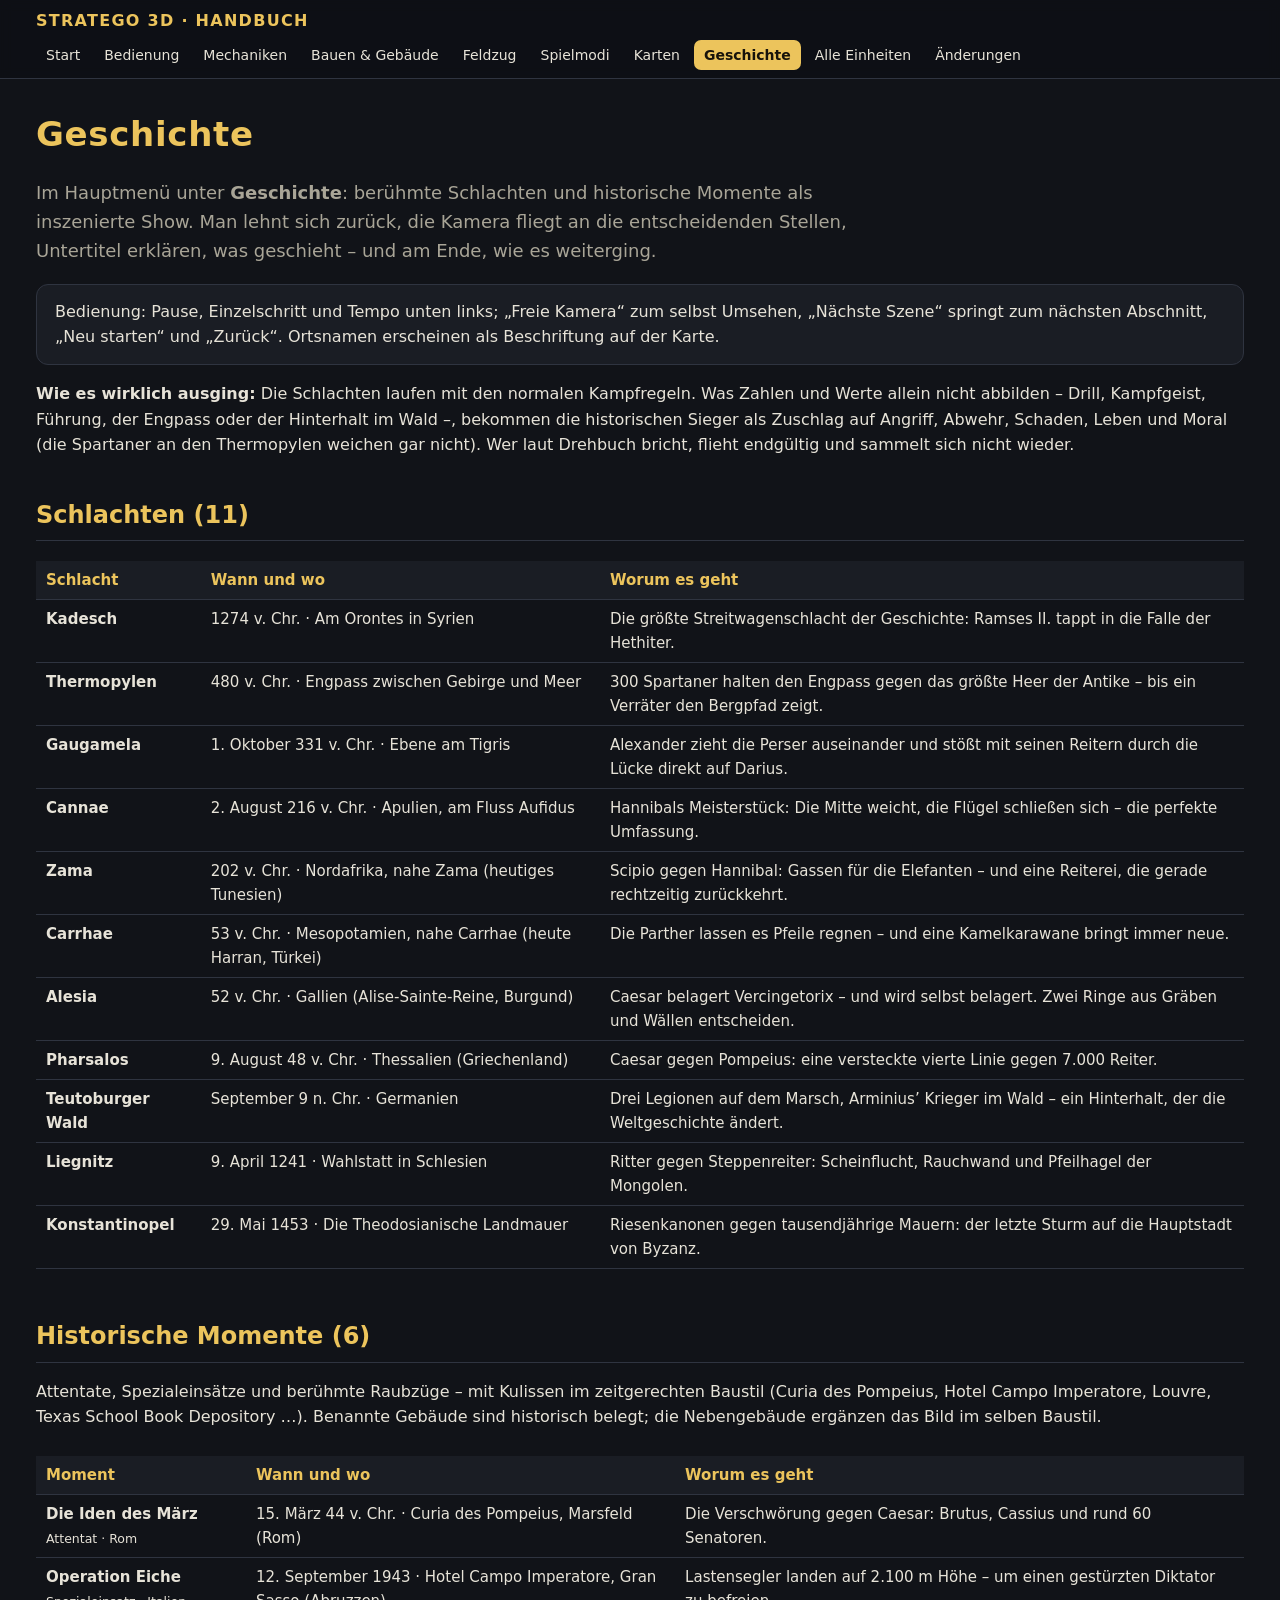
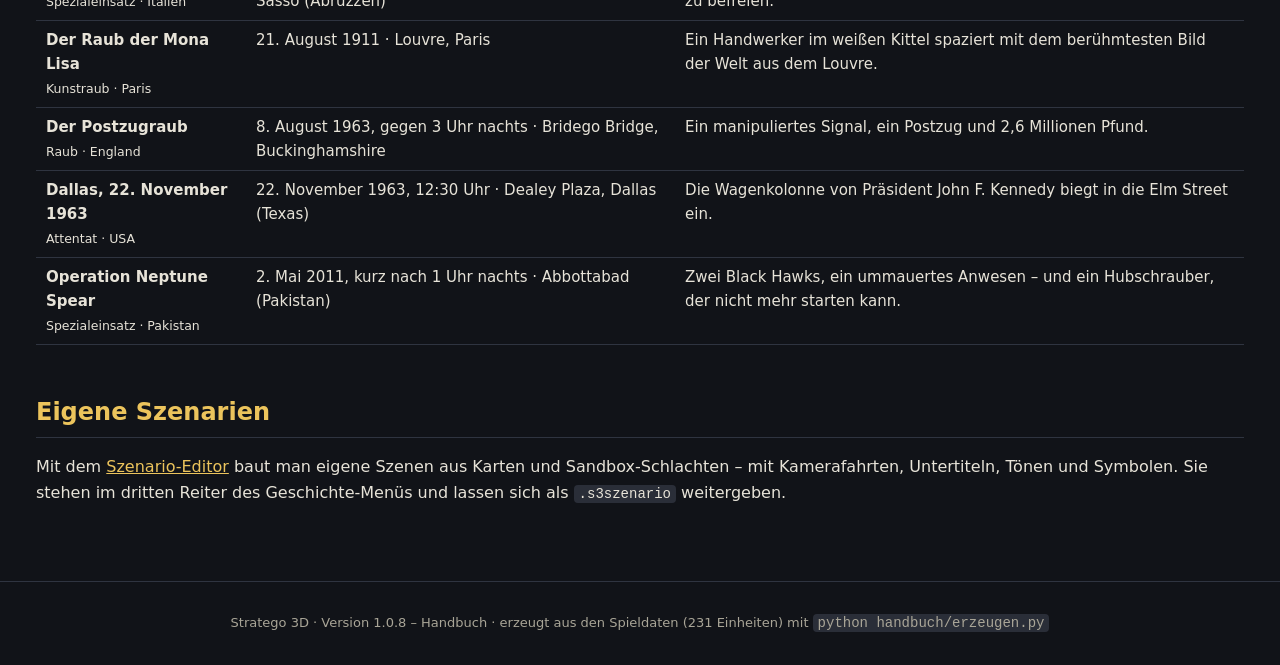
<file: geschichte.html>
<!doctype html>
<html lang="de"><head><meta charset="utf-8"><meta name="viewport" content="width=device-width,initial-scale=1">
<title>Geschichte – Stratego 3D Handbuch</title><link rel="stylesheet" href="stil.css"></head>
<body><header class="top"><div class="in"><a class="logo" href="index.html">STRATEGO 3D · HANDBUCH</a>
<nav><a href="index.html">Start</a><a href="bedienung.html">Bedienung</a><a href="mechaniken.html">Mechaniken</a><a href="bauen.html">Bauen &amp; Gebäude</a><a href="feldzug.html">Feldzug</a><a href="modi.html">Spielmodi</a><a href="karten.html">Karten</a><a href="geschichte.html" class=on>Geschichte</a><a href="einheiten.html">Alle Einheiten</a><a href="changelog.html">Änderungen</a></nav></div></header>
<main>
<h1>Geschichte</h1>
<p class="lead">Im Hauptmenü unter <b>Geschichte</b>: berühmte Schlachten und historische Momente als inszenierte Show. Man lehnt
sich zurück, die Kamera fliegt an die entscheidenden Stellen, Untertitel erklären, was geschieht – und am Ende, wie es weiterging.</p>
<div class="box">Bedienung: Pause, Einzelschritt und Tempo unten links; „Freie Kamera“ zum selbst Umsehen, „Nächste Szene“ springt
zum nächsten Abschnitt, „Neu starten“ und „Zurück“. Ortsnamen erscheinen als Beschriftung auf der Karte.</div>
<p><b>Wie es wirklich ausging:</b> Die Schlachten laufen mit den normalen Kampfregeln. Was Zahlen und Werte allein nicht abbilden
– Drill, Kampfgeist, Führung, der Engpass oder der Hinterhalt im Wald –, bekommen die historischen Sieger als Zuschlag auf
Angriff, Abwehr, Schaden, Leben und Moral (die Spartaner an den Thermopylen weichen gar nicht). Wer laut Drehbuch bricht, flieht
endgültig und sammelt sich nicht wieder.</p>
<h2>Schlachten (11)</h2>
<div class="tbl"><table><tr><th>Schlacht</th><th>Wann und wo</th><th>Worum es geht</th></tr><tr><td><b>Kadesch</b></td><td>1274 v. Chr. · Am Orontes in Syrien</td><td>Die größte Streitwagenschlacht der Geschichte: Ramses II. tappt in die Falle der Hethiter.</td></tr><tr><td><b>Thermopylen</b></td><td>480 v. Chr. · Engpass zwischen Gebirge und Meer</td><td>300 Spartaner halten den Engpass gegen das größte Heer der Antike – bis ein Verräter den Bergpfad zeigt.</td></tr><tr><td><b>Gaugamela</b></td><td>1. Oktober 331 v. Chr. · Ebene am Tigris</td><td>Alexander zieht die Perser auseinander und stößt mit seinen Reitern durch die Lücke direkt auf Darius.</td></tr><tr><td><b>Cannae</b></td><td>2. August 216 v. Chr. · Apulien, am Fluss Aufidus</td><td>Hannibals Meisterstück: Die Mitte weicht, die Flügel schließen sich – die perfekte Umfassung.</td></tr><tr><td><b>Zama</b></td><td>202 v. Chr. · Nordafrika, nahe Zama (heutiges Tunesien)</td><td>Scipio gegen Hannibal: Gassen für die Elefanten – und eine Reiterei, die gerade rechtzeitig zurückkehrt.</td></tr><tr><td><b>Carrhae</b></td><td>53 v. Chr. · Mesopotamien, nahe Carrhae (heute Harran, Türkei)</td><td>Die Parther lassen es Pfeile regnen – und eine Kamelkarawane bringt immer neue.</td></tr><tr><td><b>Alesia</b></td><td>52 v. Chr. · Gallien (Alise-Sainte-Reine, Burgund)</td><td>Caesar belagert Vercingetorix – und wird selbst belagert. Zwei Ringe aus Gräben und Wällen entscheiden.</td></tr><tr><td><b>Pharsalos</b></td><td>9. August 48 v. Chr. · Thessalien (Griechenland)</td><td>Caesar gegen Pompeius: eine versteckte vierte Linie gegen 7.000 Reiter.</td></tr><tr><td><b>Teutoburger Wald</b></td><td>September 9 n. Chr. · Germanien</td><td>Drei Legionen auf dem Marsch, Arminius’ Krieger im Wald – ein Hinterhalt, der die Weltgeschichte ändert.</td></tr><tr><td><b>Liegnitz</b></td><td>9. April 1241 · Wahlstatt in Schlesien</td><td>Ritter gegen Steppenreiter: Scheinflucht, Rauchwand und Pfeilhagel der Mongolen.</td></tr><tr><td><b>Konstantinopel</b></td><td>29. Mai 1453 · Die Theodosianische Landmauer</td><td>Riesenkanonen gegen tausendjährige Mauern: der letzte Sturm auf die Hauptstadt von Byzanz.</td></tr></table></div>
<h2>Historische Momente (6)</h2>
<p>Attentate, Spezialeinsätze und berühmte Raubzüge – mit Kulissen im zeitgerechten Baustil (Curia des Pompeius, Hotel Campo
Imperatore, Louvre, Texas School Book Depository …). Benannte Gebäude sind historisch belegt; die Nebengebäude ergänzen das
Bild im selben Baustil.</p>
<div class="tbl"><table><tr><th>Moment</th><th>Wann und wo</th><th>Worum es geht</th></tr><tr><td><b>Die Iden des März</b><br><small>Attentat · Rom</small></td><td>15. März 44 v. Chr. · Curia des Pompeius, Marsfeld (Rom)</td><td>Die Verschwörung gegen Caesar: Brutus, Cassius und rund 60 Senatoren.</td></tr><tr><td><b>Operation Eiche</b><br><small>Spezialeinsatz · Italien</small></td><td>12. September 1943 · Hotel Campo Imperatore, Gran Sasso (Abruzzen)</td><td>Lastensegler landen auf 2.100 m Höhe – um einen gestürzten Diktator zu befreien.</td></tr><tr><td><b>Der Raub der Mona Lisa</b><br><small>Kunstraub · Paris</small></td><td>21. August 1911 · Louvre, Paris</td><td>Ein Handwerker im weißen Kittel spaziert mit dem berühmtesten Bild der Welt aus dem Louvre.</td></tr><tr><td><b>Der Postzugraub</b><br><small>Raub · England</small></td><td>8. August 1963, gegen 3 Uhr nachts · Bridego Bridge, Buckinghamshire</td><td>Ein manipuliertes Signal, ein Postzug und 2,6 Millionen Pfund.</td></tr><tr><td><b>Dallas, 22. November 1963</b><br><small>Attentat · USA</small></td><td>22. November 1963, 12:30 Uhr · Dealey Plaza, Dallas (Texas)</td><td>Die Wagenkolonne von Präsident John F. Kennedy biegt in die Elm Street ein.</td></tr><tr><td><b>Operation Neptune Spear</b><br><small>Spezialeinsatz · Pakistan</small></td><td>2. Mai 2011, kurz nach 1 Uhr nachts · Abbottabad (Pakistan)</td><td>Zwei Black Hawks, ein ummauertes Anwesen – und ein Hubschrauber, der nicht mehr starten kann.</td></tr></table></div>
<h2>Eigene Szenarien</h2>
<p>Mit dem <a href="modi.html#szenario">Szenario-Editor</a> baut man eigene Szenen aus Karten und Sandbox-Schlachten – mit
Kamerafahrten, Untertiteln, Tönen und Symbolen. Sie stehen im dritten Reiter des Geschichte-Menüs und lassen sich als
<code>.s3szenario</code> weitergeben.</p>
</main>
<footer>Stratego 3D · Version 1.0.8 – Handbuch · erzeugt aus den Spieldaten (231 Einheiten) mit
<code>python handbuch/erzeugen.py</code></footer>
<script>
document.querySelectorAll('table.sortable').forEach(tb=>{
 tb.querySelectorAll('th.s').forEach((th,i)=>{let asc=true;th.addEventListener('click',()=>{
  const rows=[...tb.tBodies[0].rows];const col=th.cellIndex;
  rows.sort((a,b)=>{const x=a.cells[col].dataset.v??a.cells[col].innerText,y=b.cells[col].dataset.v??b.cells[col].innerText;
   const nx=parseFloat(x),ny=parseFloat(y);const r=(!isNaN(nx)&&!isNaN(ny))?nx-ny:x.localeCompare(y,'de');return asc?r:-r});
  asc=!asc;rows.forEach(r=>tb.tBodies[0].appendChild(r));});});});
const q=document.getElementById('q'),fe=document.getElementById('fe'),fc=document.getElementById('fc');
function flt(){const s=(q?q.value:'').toLowerCase(),e=fe?fe.value:'',c=fc?fc.value:'';
 document.querySelectorAll('[data-f]').forEach(el=>{const ok=(!s||el.dataset.f.includes(s))&&(!e||el.dataset.era===e)&&(!c||el.dataset.cat===c);
  el.style.display=ok?'':'none';});}
[q,fe,fc].forEach(x=>x&&x.addEventListener('input',flt));
</script></body></html>
</file>
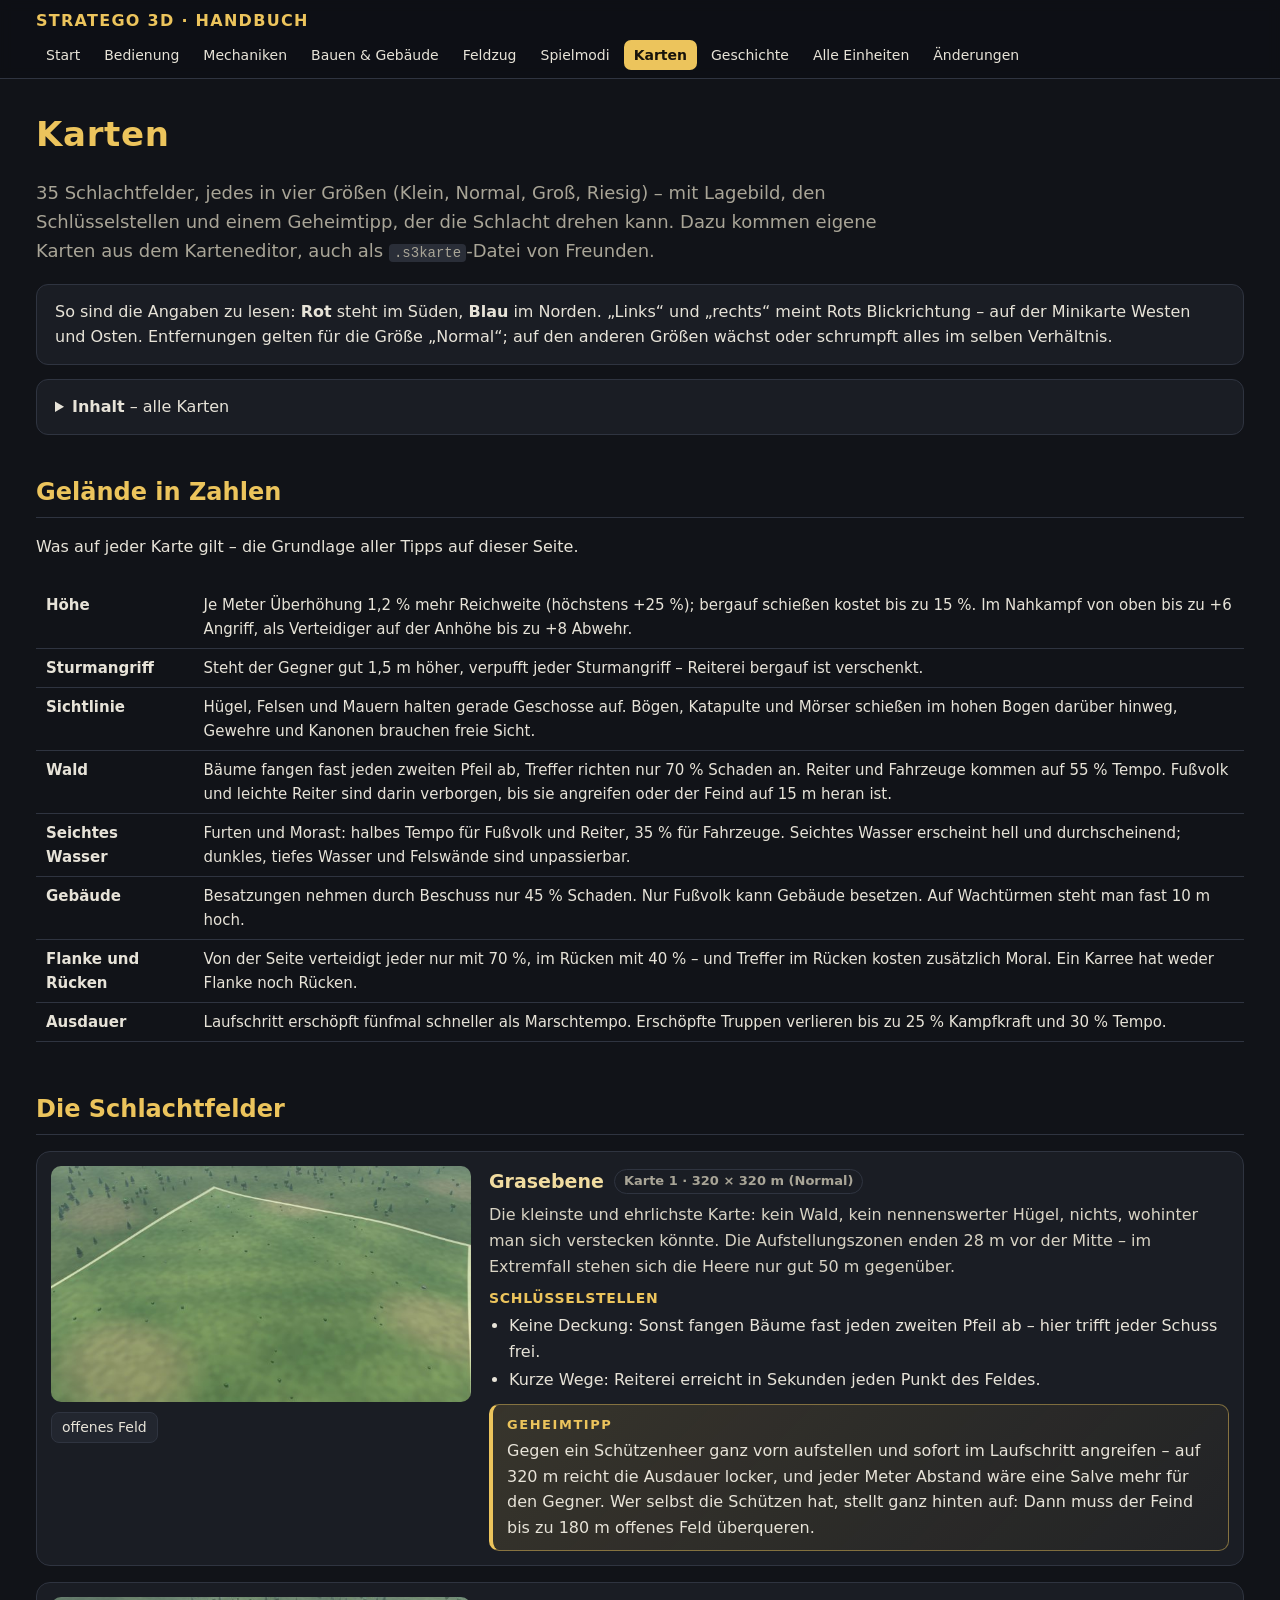
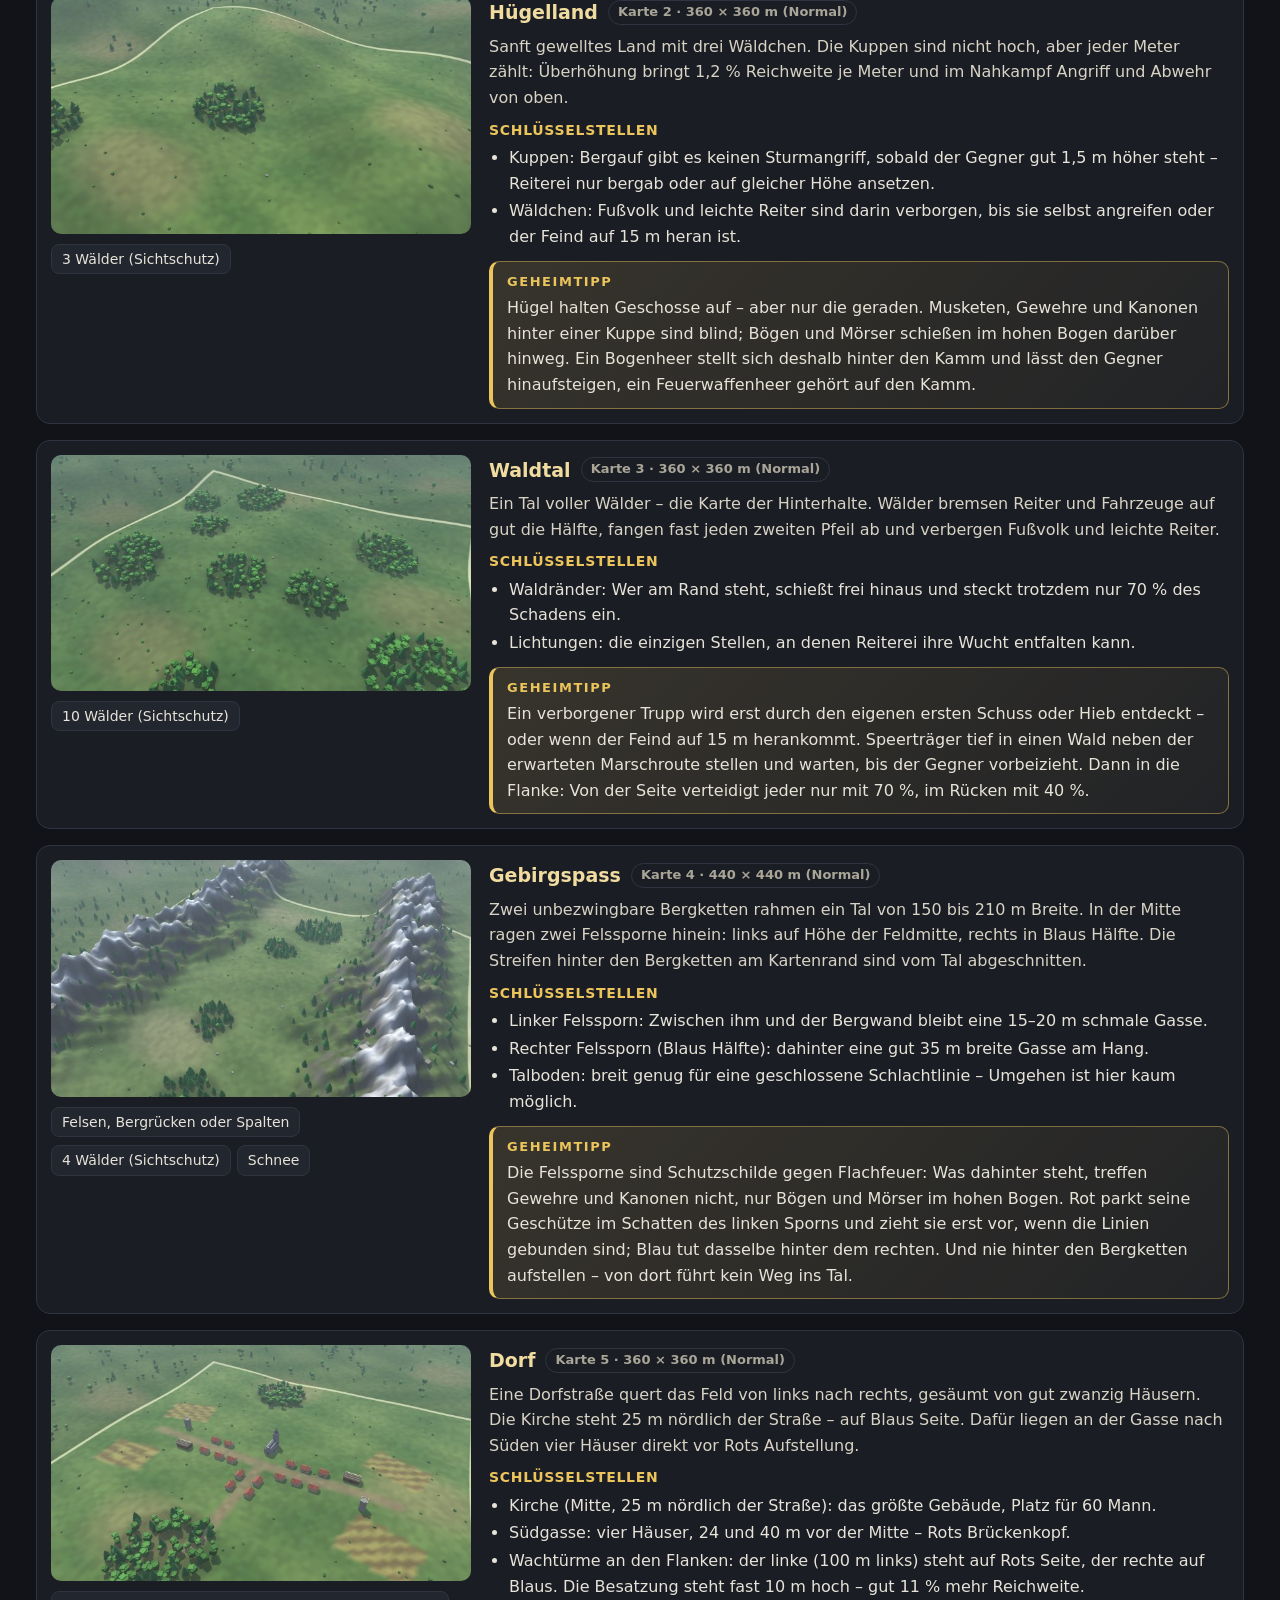
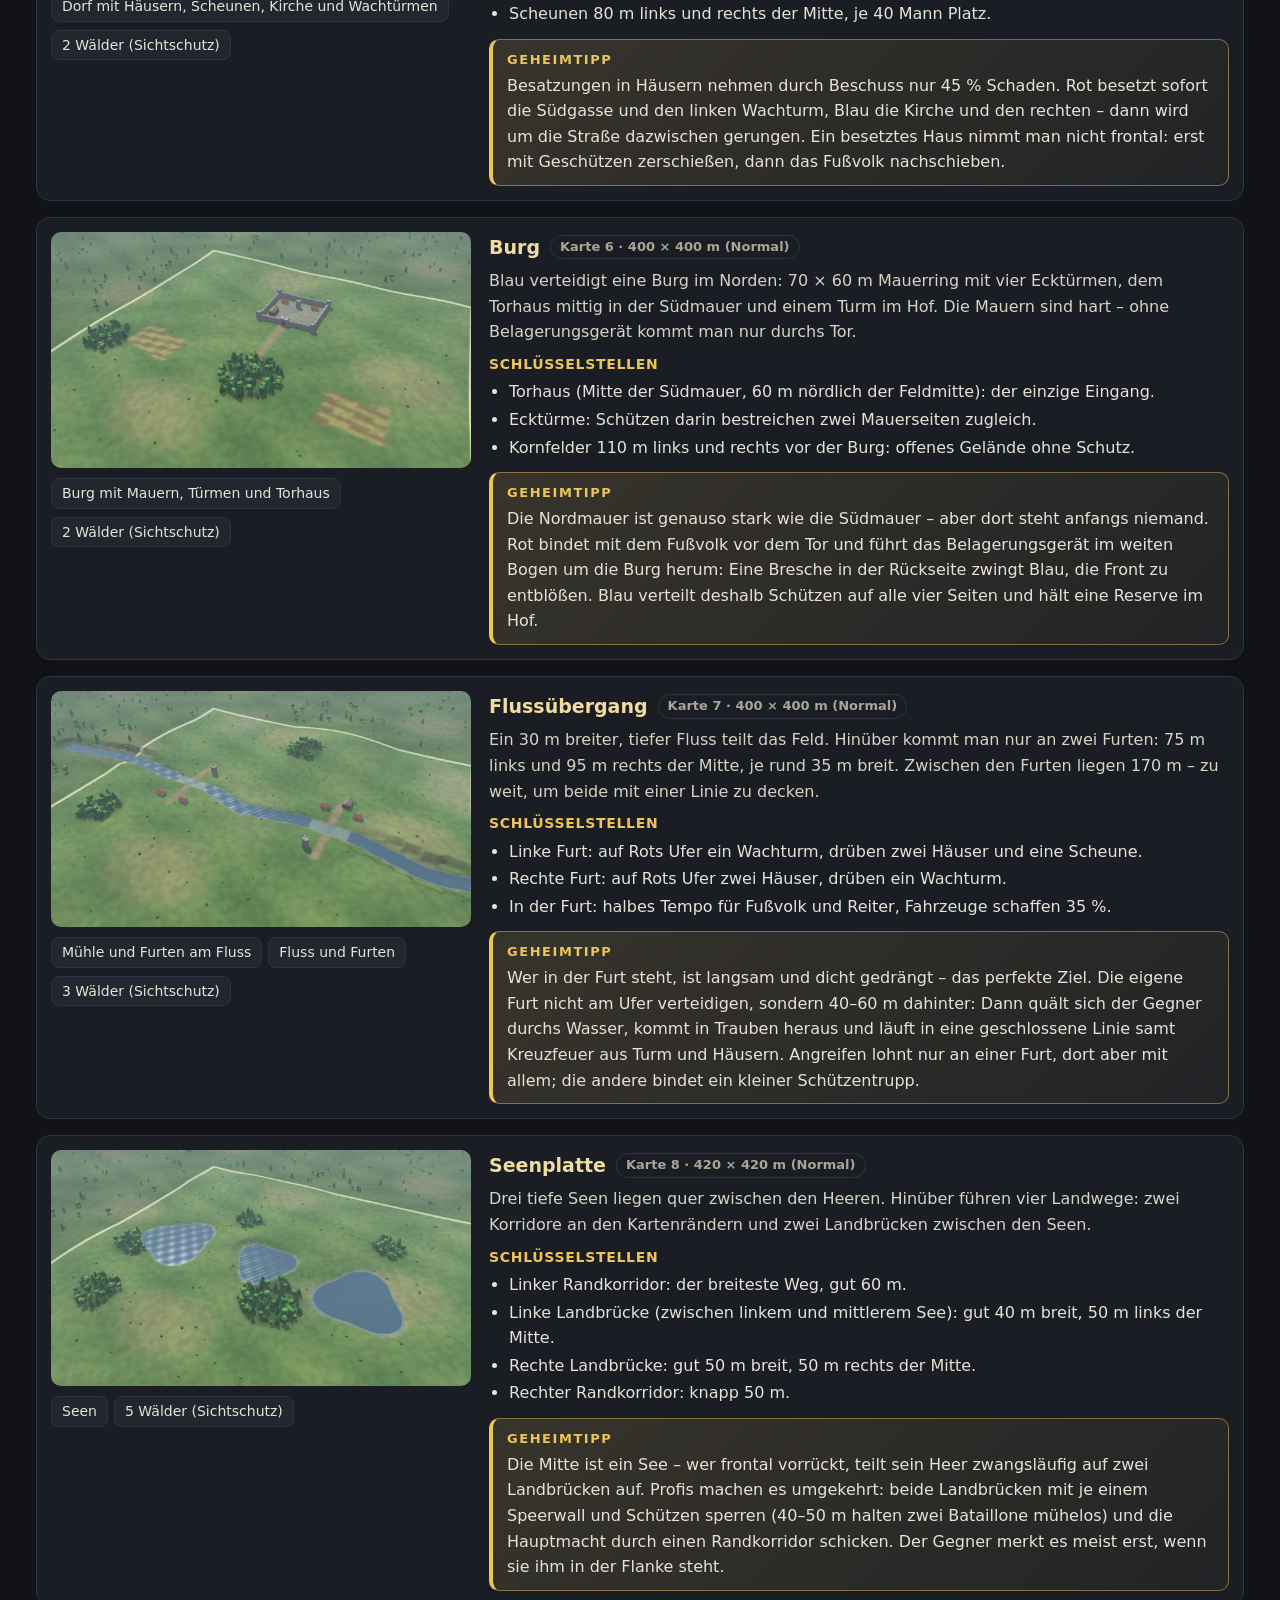
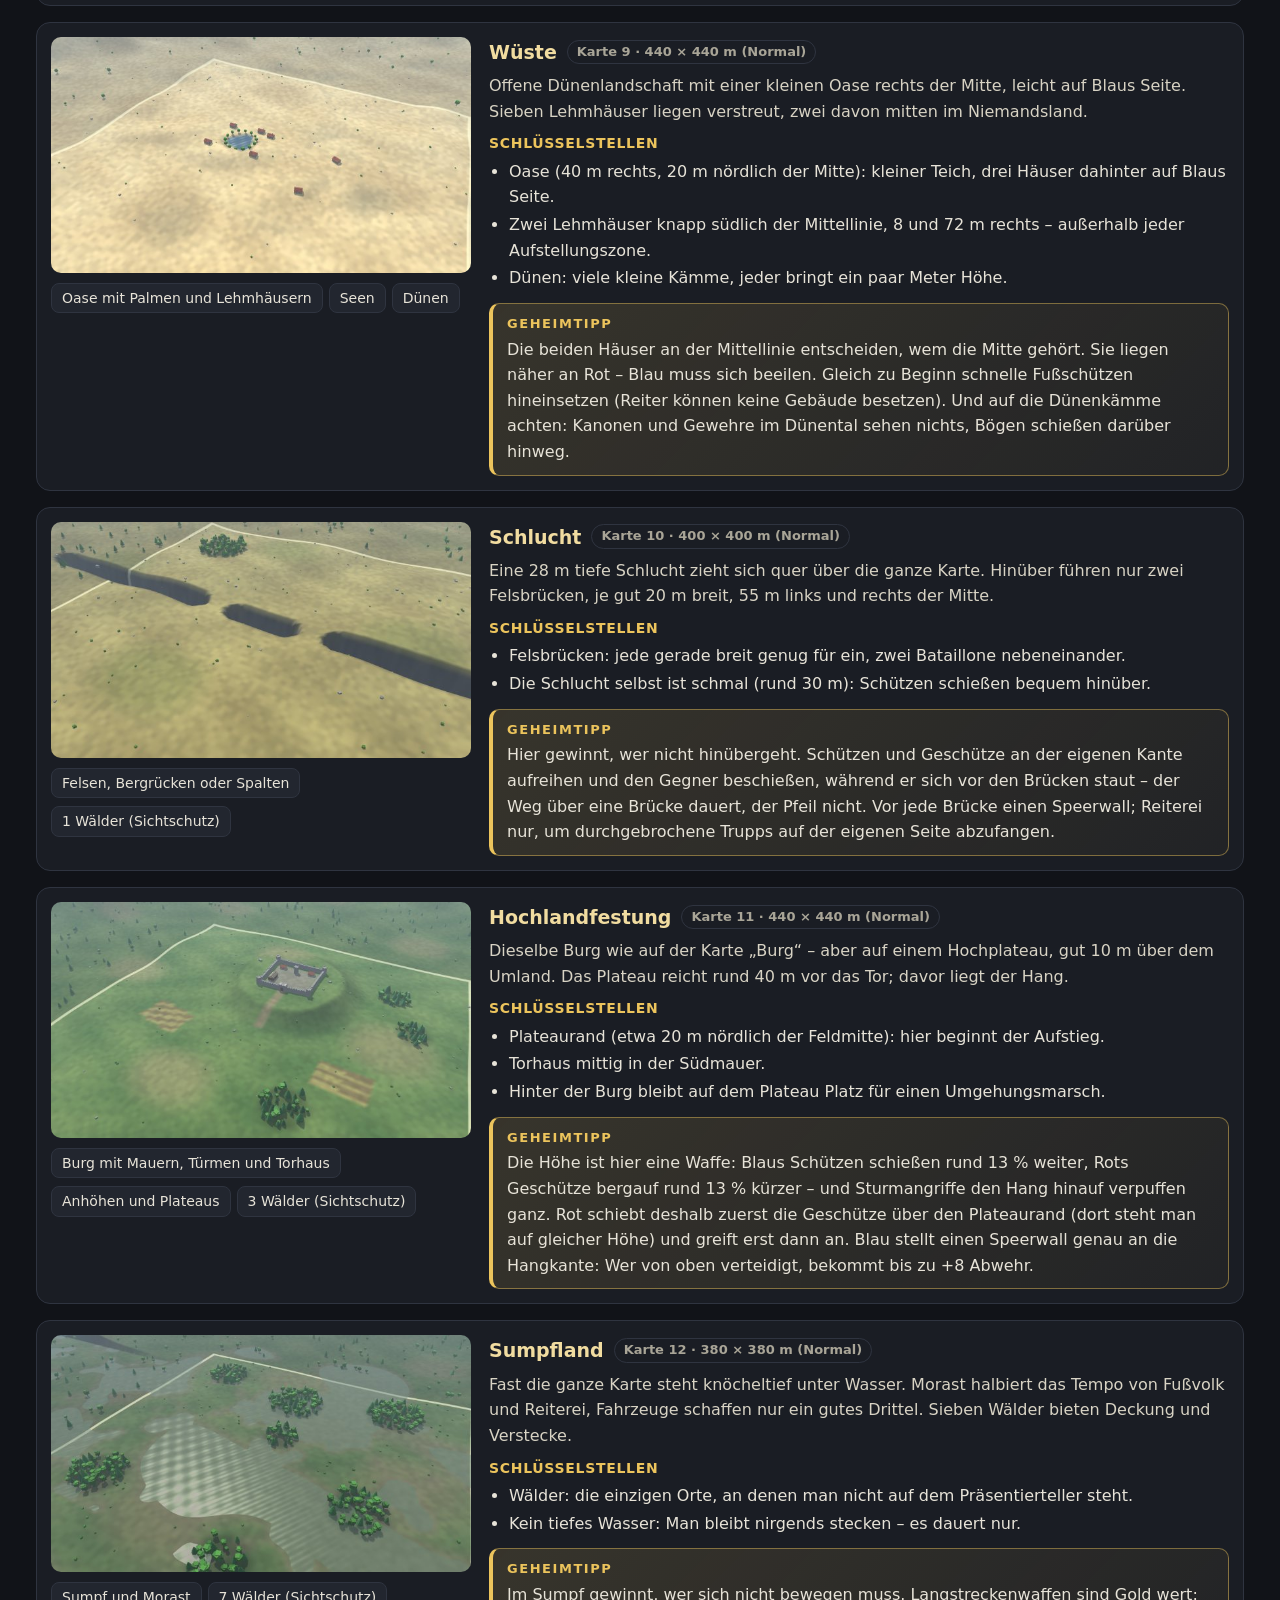
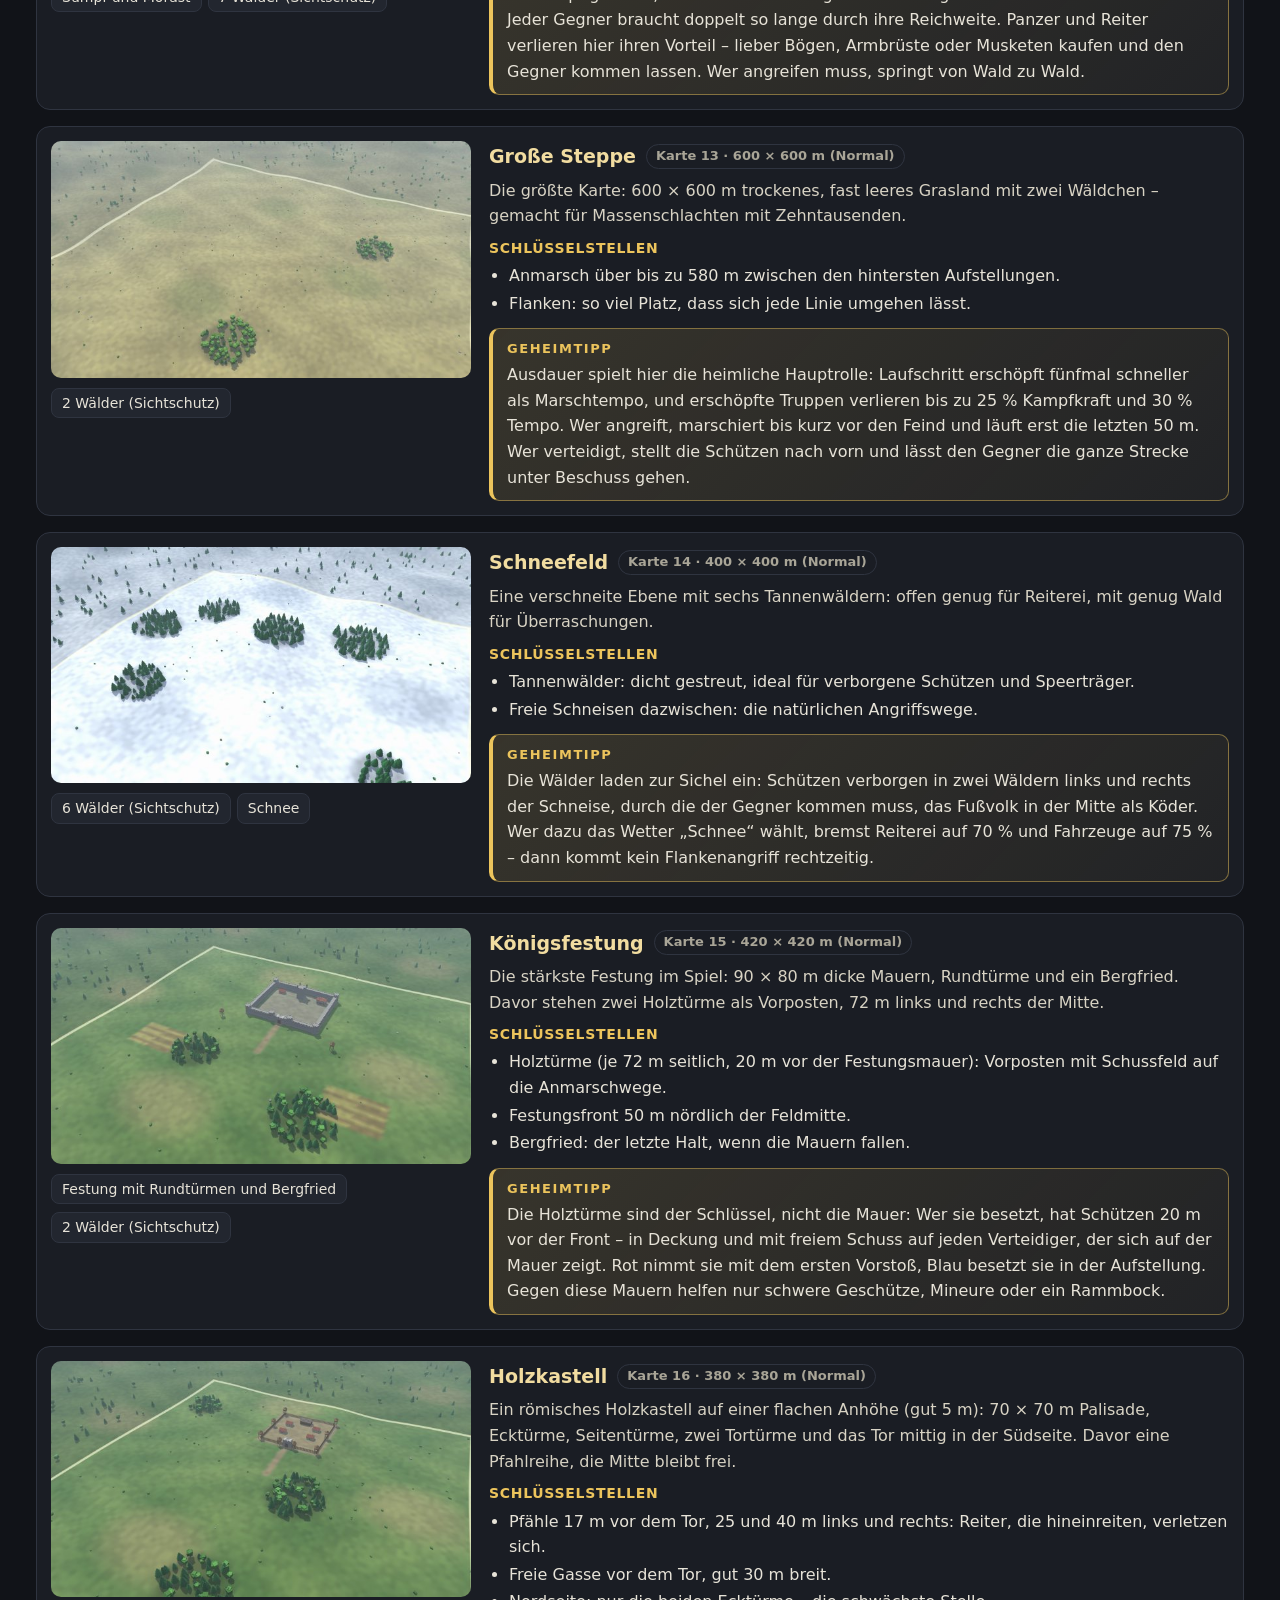
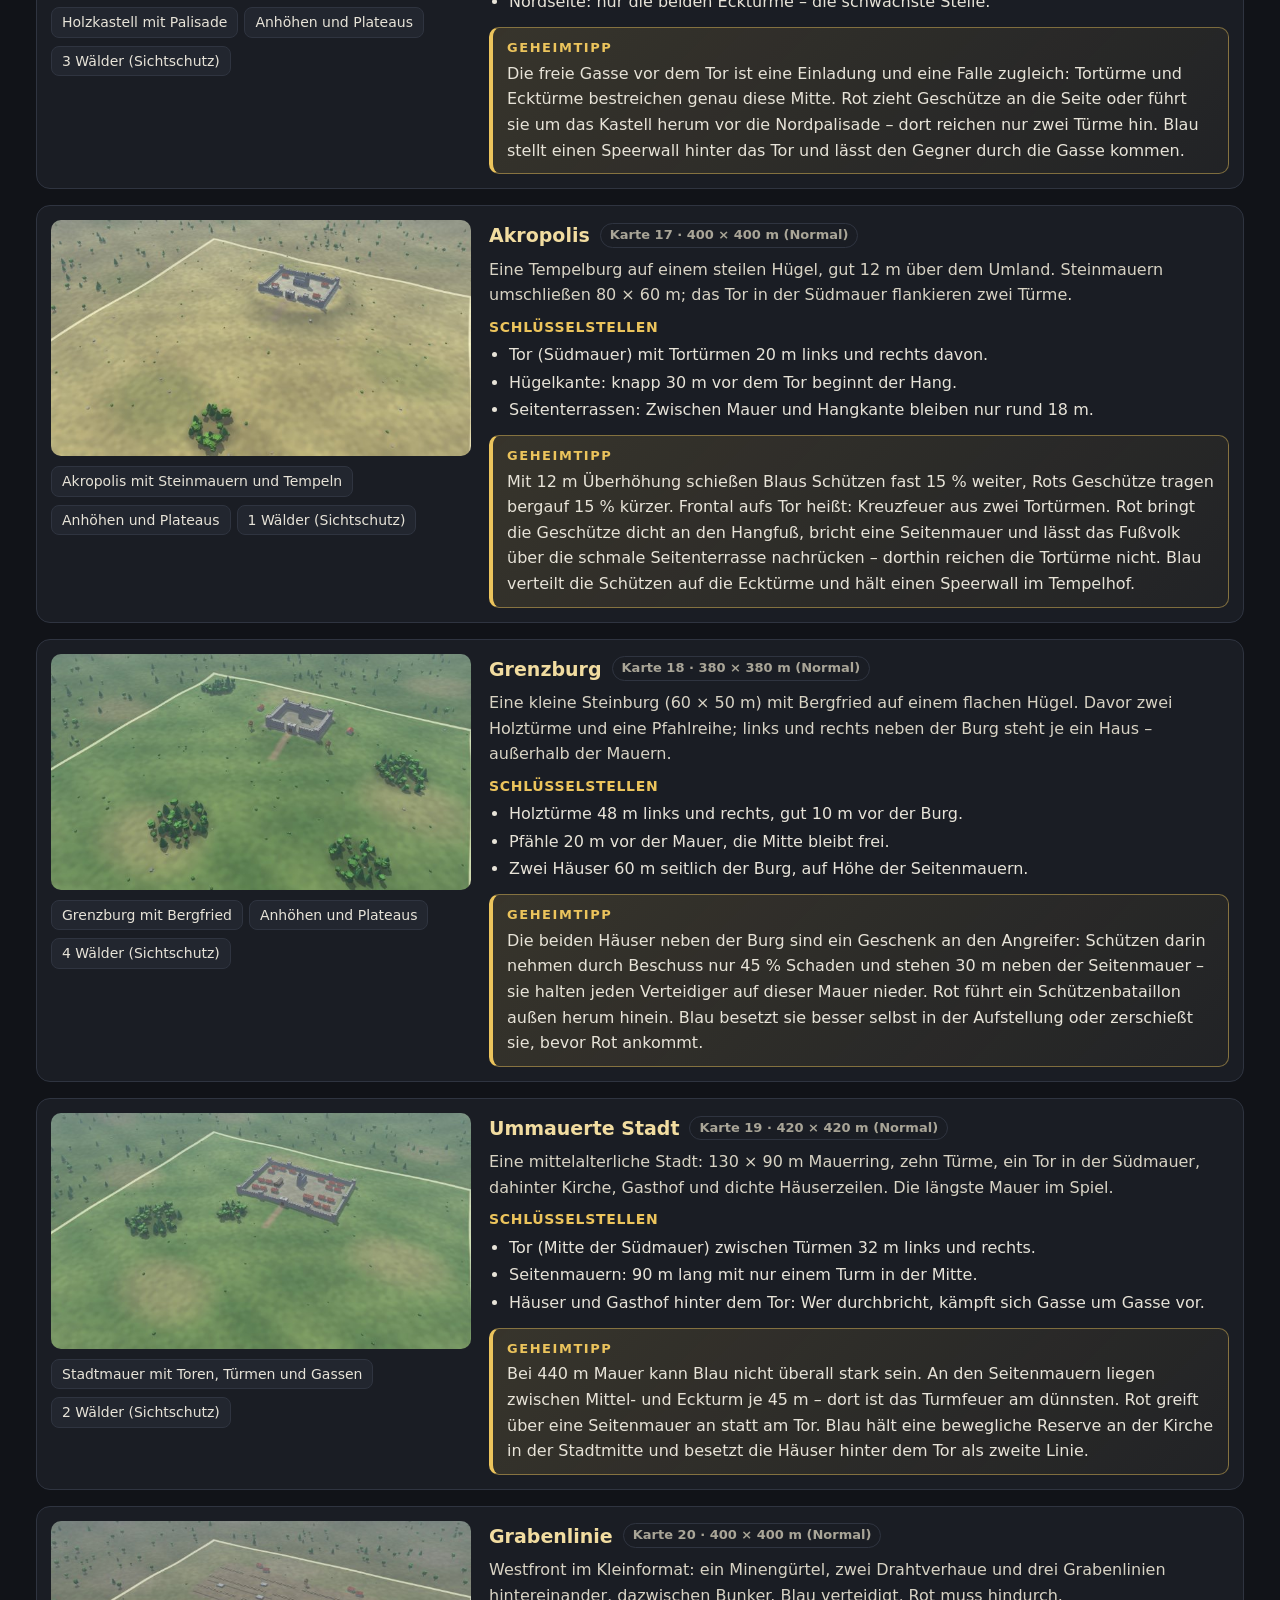
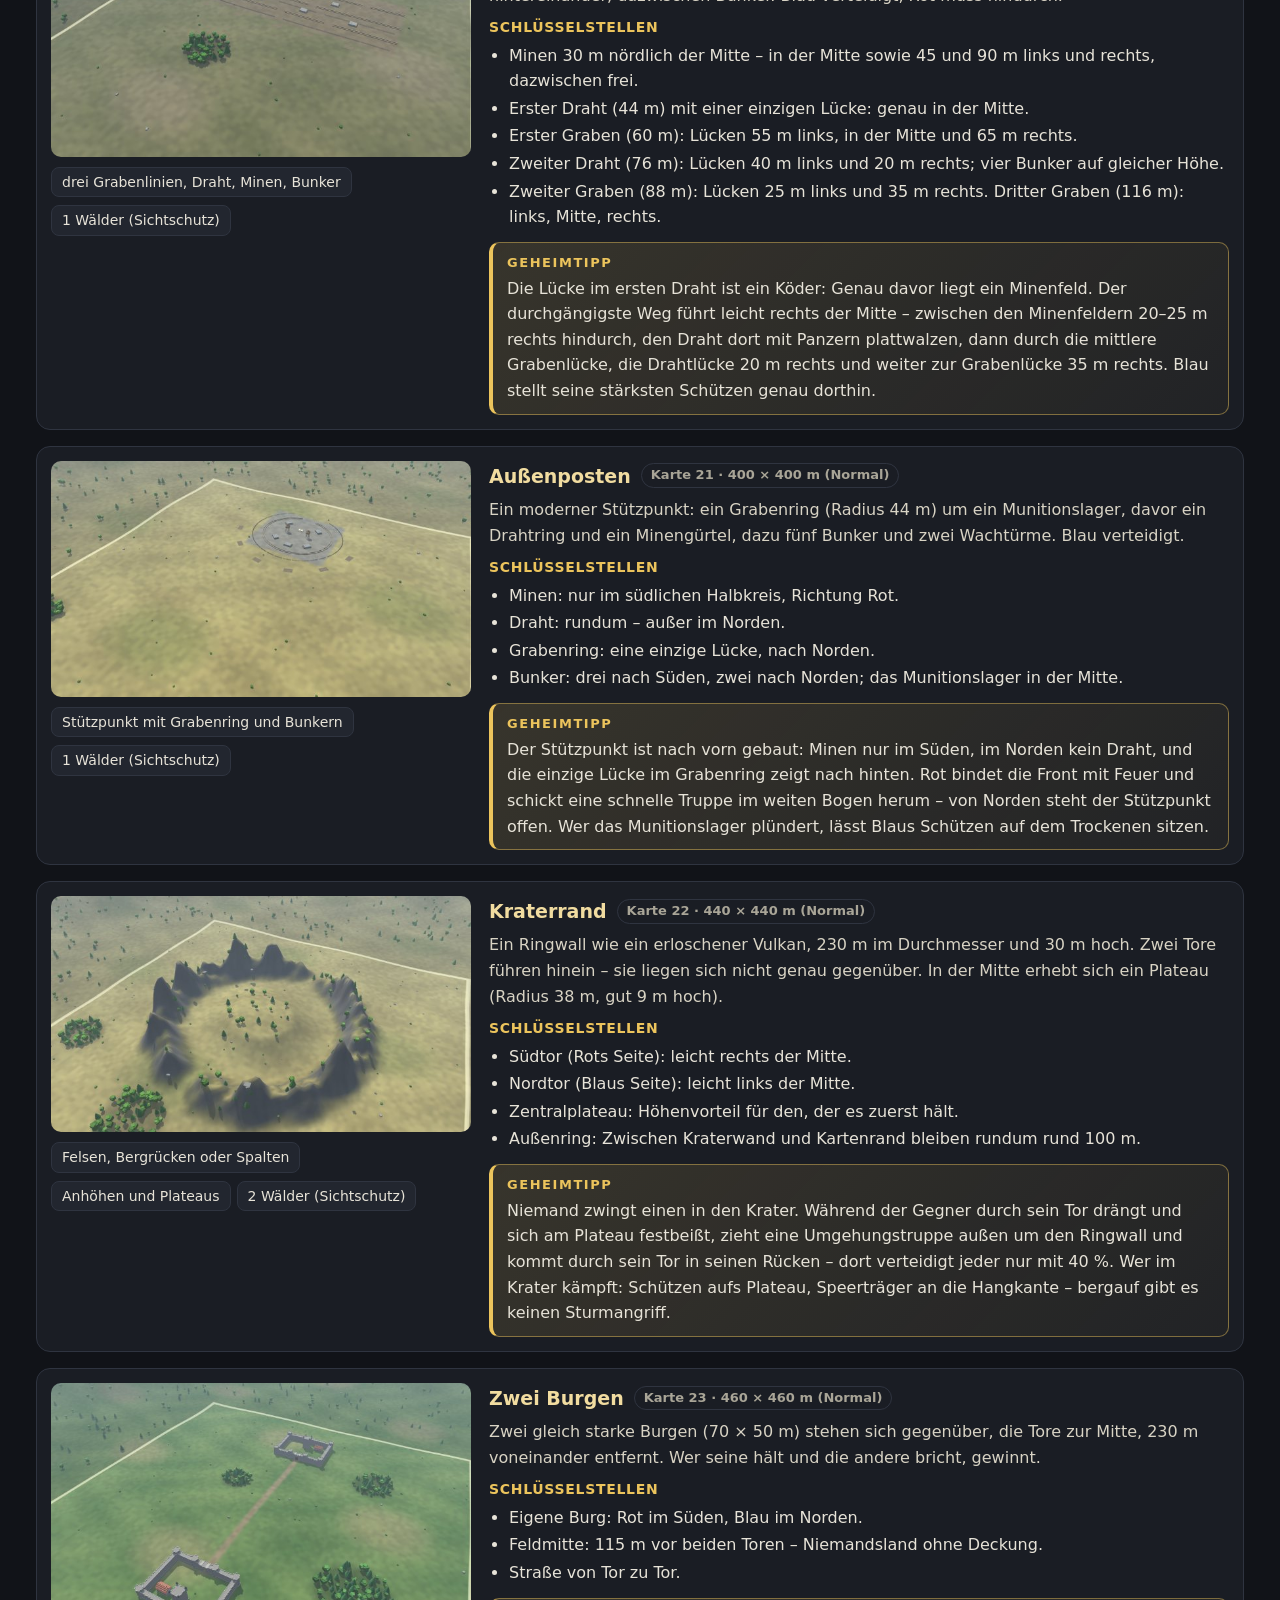
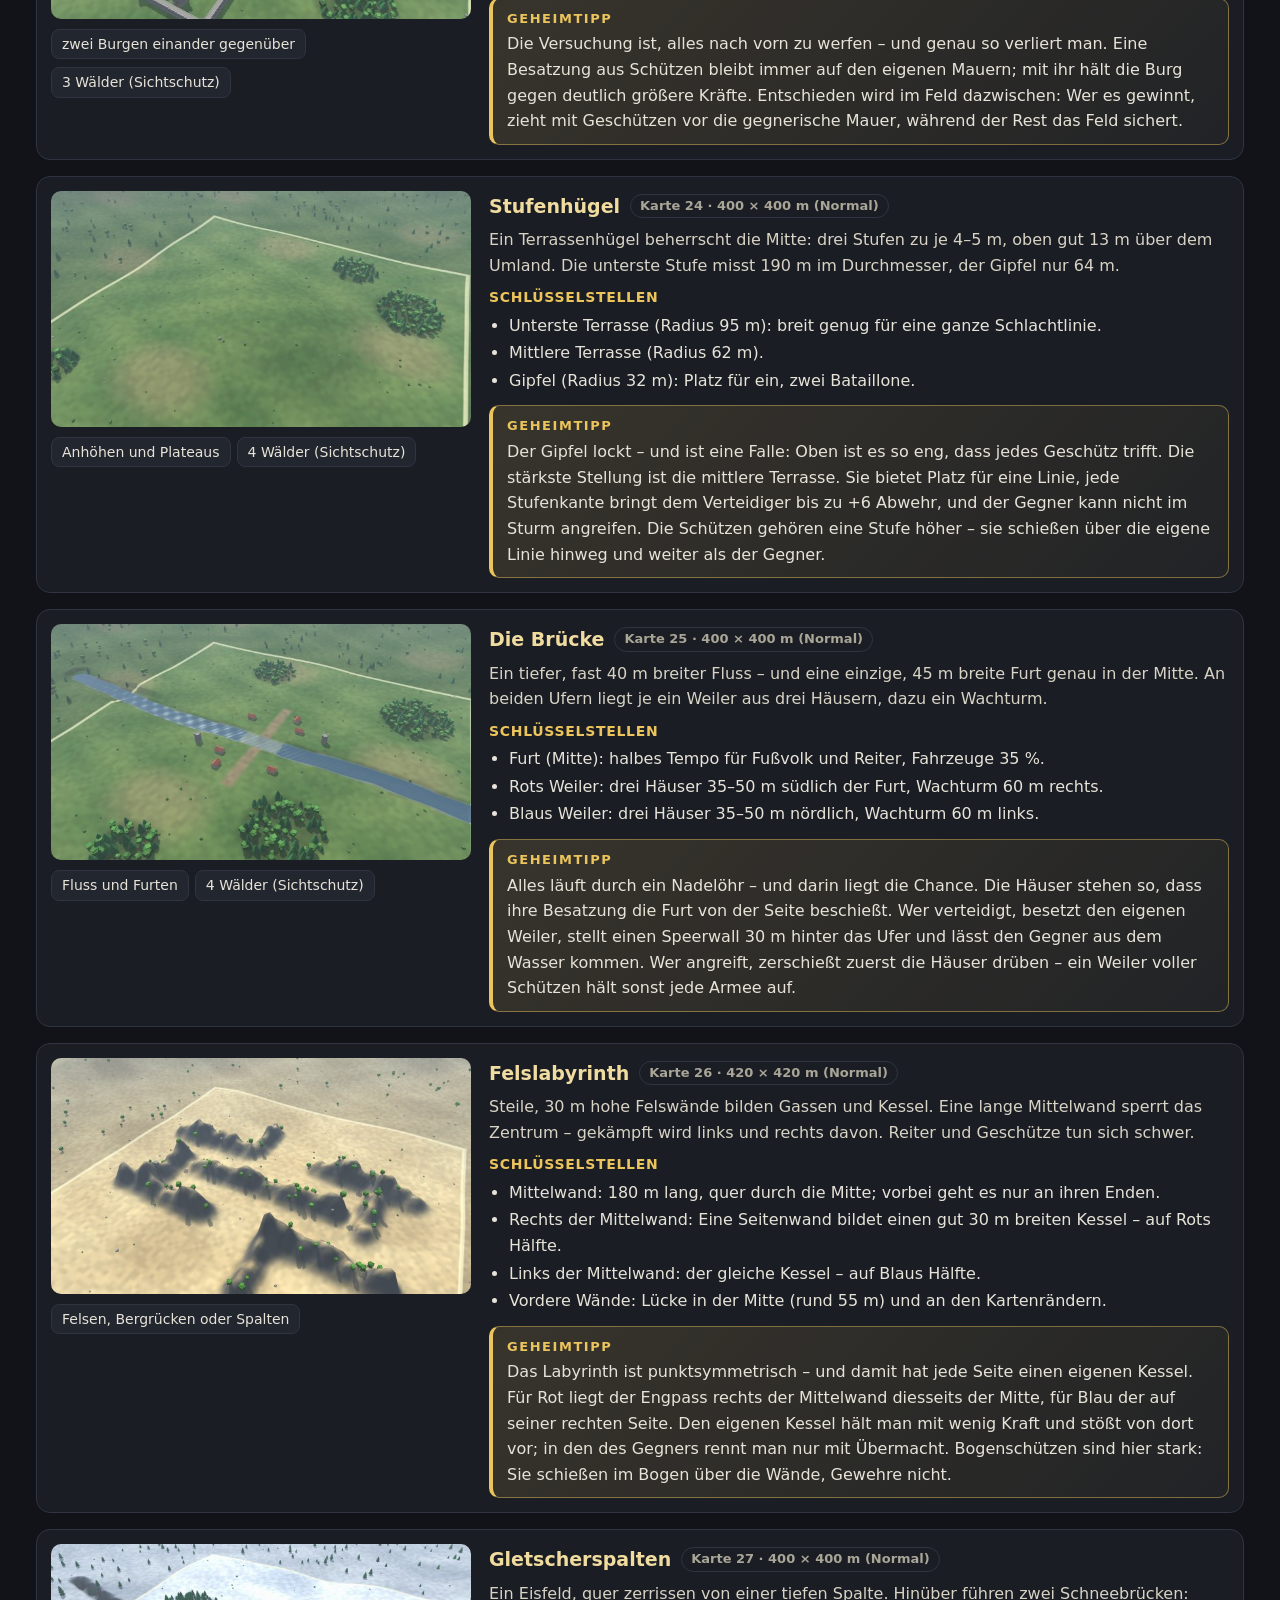
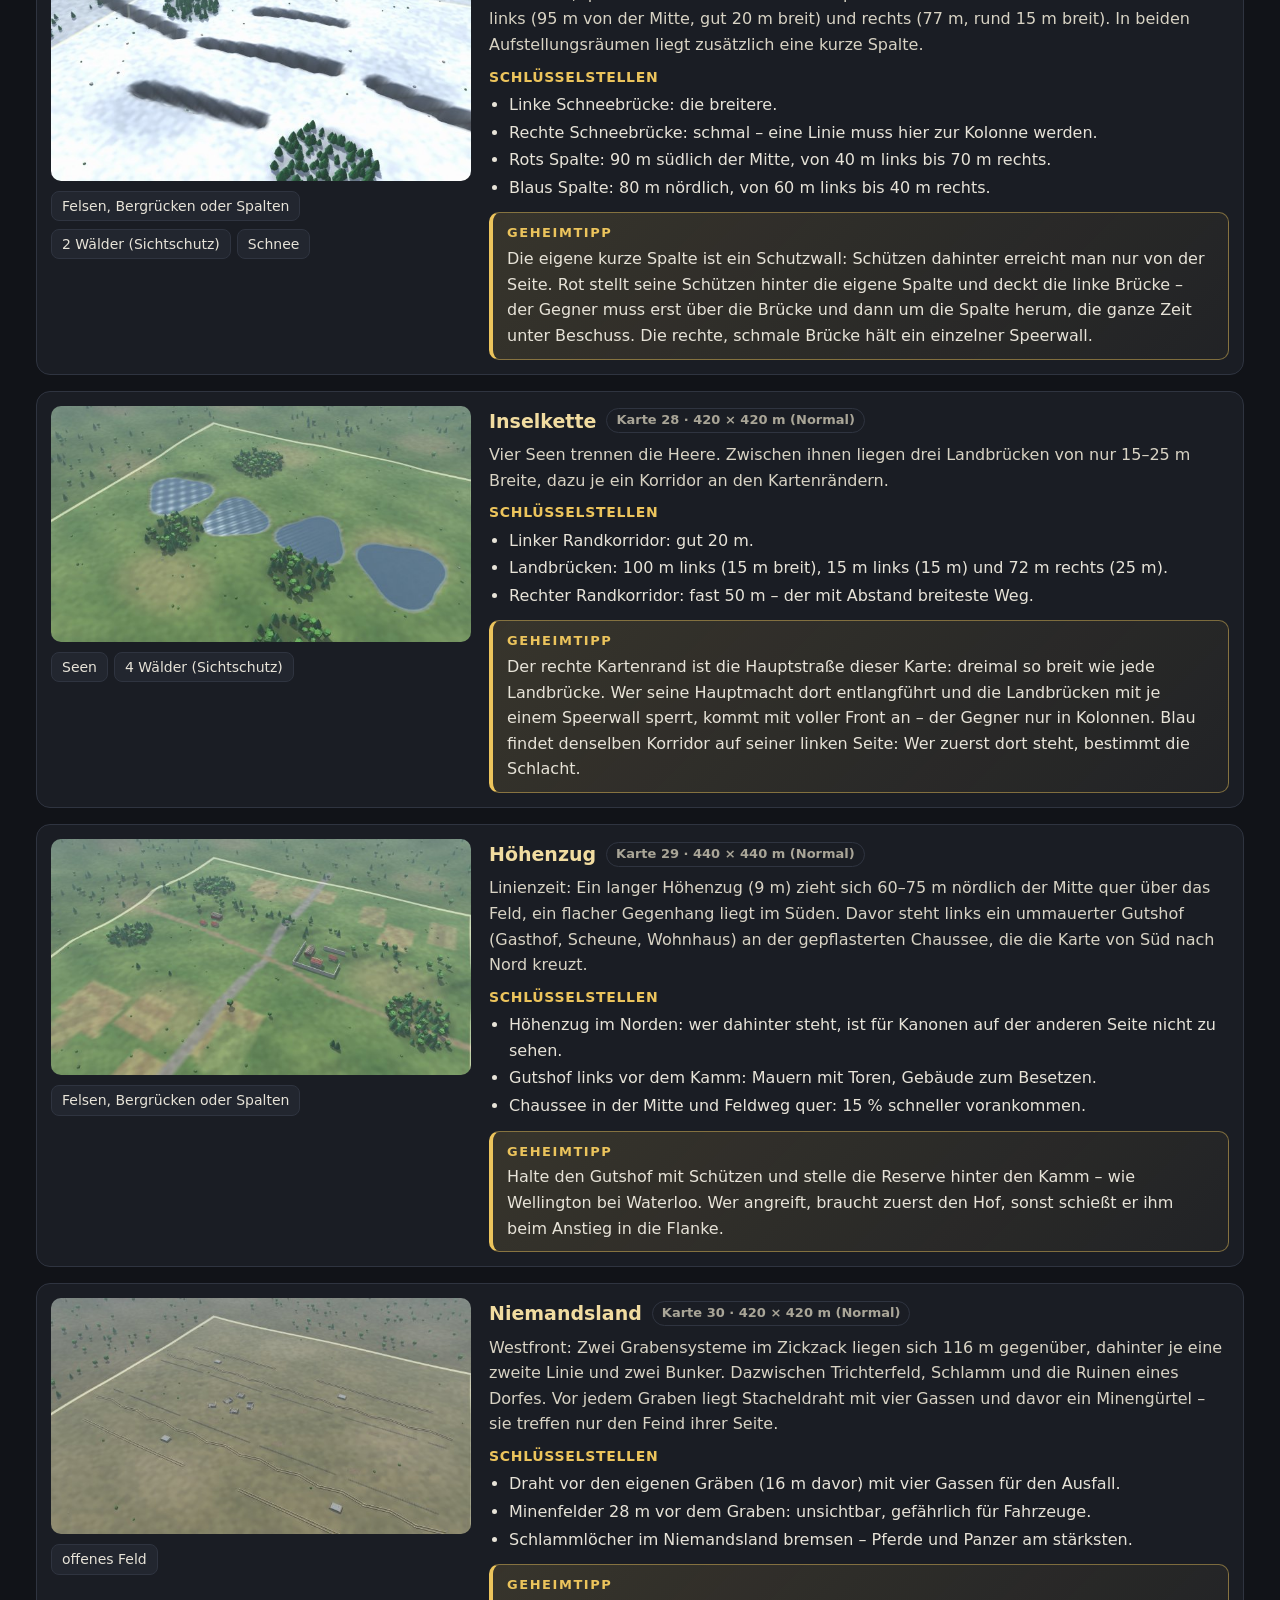
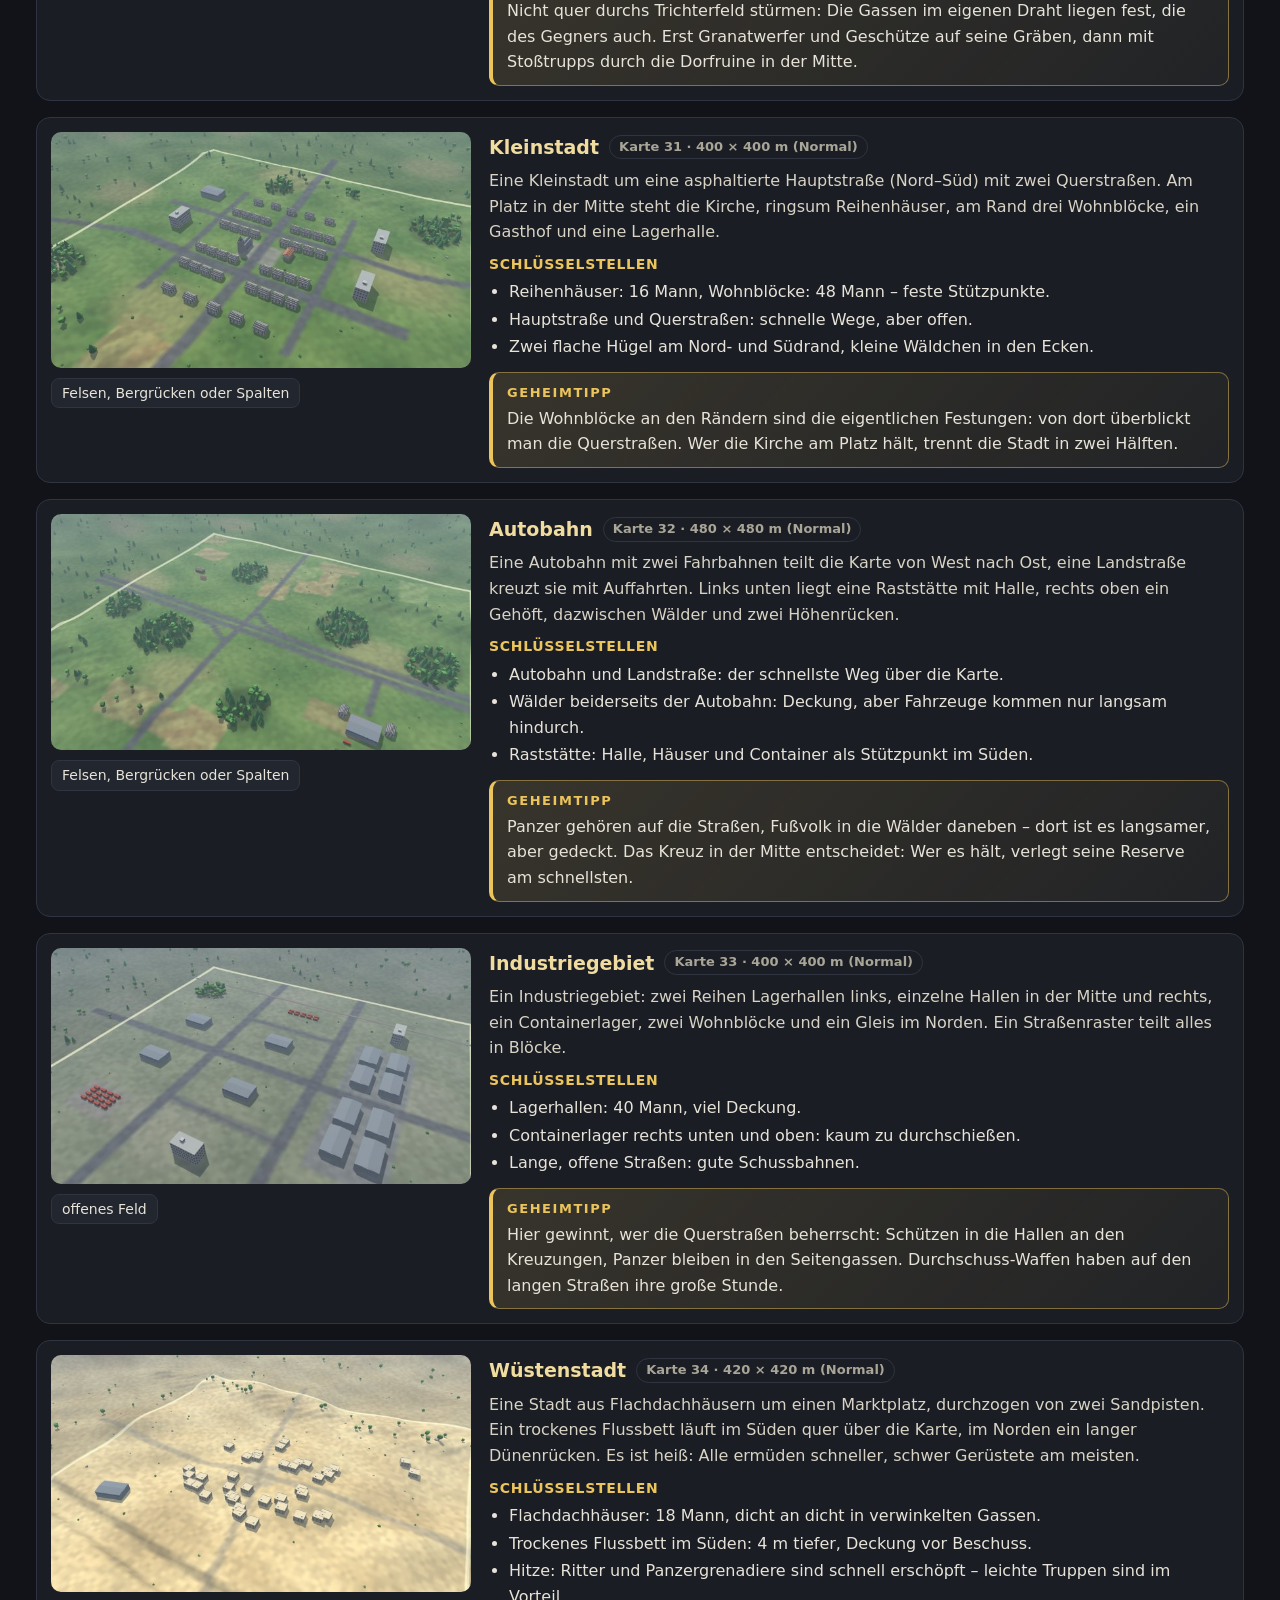
<file: karten.html>
<!doctype html>
<html lang="de"><head><meta charset="utf-8"><meta name="viewport" content="width=device-width,initial-scale=1">
<title>Karten – Stratego 3D Handbuch</title><link rel="stylesheet" href="stil.css"></head>
<body><header class="top"><div class="in"><a class="logo" href="index.html">STRATEGO 3D · HANDBUCH</a>
<nav><a href="index.html">Start</a><a href="bedienung.html">Bedienung</a><a href="mechaniken.html">Mechaniken</a><a href="bauen.html">Bauen &amp; Gebäude</a><a href="feldzug.html">Feldzug</a><a href="modi.html">Spielmodi</a><a href="karten.html" class=on>Karten</a><a href="geschichte.html">Geschichte</a><a href="einheiten.html">Alle Einheiten</a><a href="changelog.html">Änderungen</a></nav></div></header>
<main>
<h1>Karten</h1>
<p class="lead">35 Schlachtfelder, jedes in vier Größen (Klein, Normal, Groß, Riesig) – mit Lagebild, den
Schlüsselstellen und einem Geheimtipp, der die Schlacht drehen kann. Dazu kommen eigene Karten aus dem Karteneditor, auch
als <code>.s3karte</code>-Datei von Freunden.</p>
<div class="box">So sind die Angaben zu lesen: <b>Rot</b> steht im Süden, <b>Blau</b> im Norden. „Links“ und „rechts“ meint
Rots Blickrichtung – auf der Minikarte Westen und Osten. Entfernungen gelten für die Größe „Normal“; auf den anderen
Größen wächst oder schrumpft alles im selben Verhältnis.</div>
<details class=box><summary><b>Inhalt</b> – alle Karten</summary><div class=toc><a href="#karte0">1. Grasebene</a><a href="#karte1">2. Hügelland</a><a href="#karte2">3. Waldtal</a><a href="#karte3">4. Gebirgspass</a><a href="#karte4">5. Dorf</a><a href="#karte5">6. Burg</a><a href="#karte6">7. Flussübergang</a><a href="#karte7">8. Seenplatte</a><a href="#karte8">9. Wüste</a><a href="#karte9">10. Schlucht</a><a href="#karte10">11. Hochlandfestung</a><a href="#karte11">12. Sumpfland</a><a href="#karte12">13. Große Steppe</a><a href="#karte13">14. Schneefeld</a><a href="#karte14">15. Königsfestung</a><a href="#karte15">16. Holzkastell</a><a href="#karte16">17. Akropolis</a><a href="#karte17">18. Grenzburg</a><a href="#karte18">19. Ummauerte Stadt</a><a href="#karte19">20. Grabenlinie</a><a href="#karte20">21. Außenposten</a><a href="#karte21">22. Kraterrand</a><a href="#karte22">23. Zwei Burgen</a><a href="#karte23">24. Stufenhügel</a><a href="#karte24">25. Die Brücke</a><a href="#karte25">26. Felslabyrinth</a><a href="#karte26">27. Gletscherspalten</a><a href="#karte27">28. Inselkette</a><a href="#karte28">29. Höhenzug</a><a href="#karte29">30. Niemandsland</a><a href="#karte30">31. Kleinstadt</a><a href="#karte31">32. Autobahn</a><a href="#karte32">33. Industriegebiet</a><a href="#karte33">34. Wüstenstadt</a><a href="#karte34">35. Zukunftsstadt</a></div></details>
<h2>Gelände in Zahlen</h2>
<p>Was auf jeder Karte gilt – die Grundlage aller Tipps auf dieser Seite.</p>
<div class="tbl"><table><tr><td><b>Höhe</b></td><td>Je Meter Überhöhung 1,2 % mehr Reichweite (höchstens +25 %); bergauf schießen kostet bis zu 15 %. Im Nahkampf von oben bis zu +6 Angriff, als Verteidiger auf der Anhöhe bis zu +8 Abwehr.</td></tr><tr><td><b>Sturmangriff</b></td><td>Steht der Gegner gut 1,5 m höher, verpufft jeder Sturmangriff – Reiterei bergauf ist verschenkt.</td></tr><tr><td><b>Sichtlinie</b></td><td>Hügel, Felsen und Mauern halten gerade Geschosse auf. Bögen, Katapulte und Mörser schießen im hohen Bogen darüber hinweg, Gewehre und Kanonen brauchen freie Sicht.</td></tr><tr><td><b>Wald</b></td><td>Bäume fangen fast jeden zweiten Pfeil ab, Treffer richten nur 70 % Schaden an. Reiter und Fahrzeuge kommen auf 55 % Tempo. Fußvolk und leichte Reiter sind darin verborgen, bis sie angreifen oder der Feind auf 15 m heran ist.</td></tr><tr><td><b>Seichtes Wasser</b></td><td>Furten und Morast: halbes Tempo für Fußvolk und Reiter, 35 % für Fahrzeuge. Seichtes Wasser erscheint hell und durchscheinend; dunkles, tiefes Wasser und Felswände sind unpassierbar.</td></tr><tr><td><b>Gebäude</b></td><td>Besatzungen nehmen durch Beschuss nur 45 % Schaden. Nur Fußvolk kann Gebäude besetzen. Auf Wachtürmen steht man fast 10 m hoch.</td></tr><tr><td><b>Flanke und Rücken</b></td><td>Von der Seite verteidigt jeder nur mit 70 %, im Rücken mit 40 % – und Treffer im Rücken kosten zusätzlich Moral. Ein Karree hat weder Flanke noch Rücken.</td></tr><tr><td><b>Ausdauer</b></td><td>Laufschritt erschöpft fünfmal schneller als Marschtempo. Erschöpfte Truppen verlieren bis zu 25 % Kampfkraft und 30 % Tempo.</td></tr></table></div>
<h2>Die Schlachtfelder</h2>
<section class="unit map" id="karte0">
<div><img class=pic loading=lazy width=640 height=360 style="aspect-ratio:16/9" src="bilder/karten/0.jpg" alt="Grasebene"><div class=chips><span class=cost>offenes Feld</span></div></div>
<div><h3>Grasebene <span class=era>Karte 1 · 320 × 320 m (Normal)</span></h3>
<p class=desc>Die kleinste und ehrlichste Karte: kein Wald, kein nennenswerter Hügel, nichts, wohinter man sich verstecken könnte. Die Aufstellungszonen enden 28 m vor der Mitte – im Extremfall stehen sich die Heere nur gut 50 m gegenüber.</p>
<div class=lab>Schlüsselstellen</div><ul><li>Keine Deckung: Sonst fangen Bäume fast jeden zweiten Pfeil ab – hier trifft jeder Schuss frei.</li><li>Kurze Wege: Reiterei erreicht in Sekunden jeden Punkt des Feldes.</li></ul>
<div class=secret><b>Geheimtipp</b>Gegen ein Schützenheer ganz vorn aufstellen und sofort im Laufschritt angreifen – auf 320 m reicht die Ausdauer locker, und jeder Meter Abstand wäre eine Salve mehr für den Gegner. Wer selbst die Schützen hat, stellt ganz hinten auf: Dann muss der Feind bis zu 180 m offenes Feld überqueren.</div></div></section><section class="unit map" id="karte1">
<div><img class=pic loading=lazy width=640 height=360 style="aspect-ratio:16/9" src="bilder/karten/1.jpg" alt="Hügelland"><div class=chips><span class=cost>3 Wälder (Sichtschutz)</span></div></div>
<div><h3>Hügelland <span class=era>Karte 2 · 360 × 360 m (Normal)</span></h3>
<p class=desc>Sanft gewelltes Land mit drei Wäldchen. Die Kuppen sind nicht hoch, aber jeder Meter zählt: Überhöhung bringt 1,2 % Reichweite je Meter und im Nahkampf Angriff und Abwehr von oben.</p>
<div class=lab>Schlüsselstellen</div><ul><li>Kuppen: Bergauf gibt es keinen Sturmangriff, sobald der Gegner gut 1,5 m höher steht – Reiterei nur bergab oder auf gleicher Höhe ansetzen.</li><li>Wäldchen: Fußvolk und leichte Reiter sind darin verborgen, bis sie selbst angreifen oder der Feind auf 15 m heran ist.</li></ul>
<div class=secret><b>Geheimtipp</b>Hügel halten Geschosse auf – aber nur die geraden. Musketen, Gewehre und Kanonen hinter einer Kuppe sind blind; Bögen und Mörser schießen im hohen Bogen darüber hinweg. Ein Bogenheer stellt sich deshalb hinter den Kamm und lässt den Gegner hinaufsteigen, ein Feuerwaffenheer gehört auf den Kamm.</div></div></section><section class="unit map" id="karte2">
<div><img class=pic loading=lazy width=640 height=360 style="aspect-ratio:16/9" src="bilder/karten/2.jpg" alt="Waldtal"><div class=chips><span class=cost>10 Wälder (Sichtschutz)</span></div></div>
<div><h3>Waldtal <span class=era>Karte 3 · 360 × 360 m (Normal)</span></h3>
<p class=desc>Ein Tal voller Wälder – die Karte der Hinterhalte. Wälder bremsen Reiter und Fahrzeuge auf gut die Hälfte, fangen fast jeden zweiten Pfeil ab und verbergen Fußvolk und leichte Reiter.</p>
<div class=lab>Schlüsselstellen</div><ul><li>Waldränder: Wer am Rand steht, schießt frei hinaus und steckt trotzdem nur 70 % des Schadens ein.</li><li>Lichtungen: die einzigen Stellen, an denen Reiterei ihre Wucht entfalten kann.</li></ul>
<div class=secret><b>Geheimtipp</b>Ein verborgener Trupp wird erst durch den eigenen ersten Schuss oder Hieb entdeckt – oder wenn der Feind auf 15 m herankommt. Speerträger tief in einen Wald neben der erwarteten Marschroute stellen und warten, bis der Gegner vorbeizieht. Dann in die Flanke: Von der Seite verteidigt jeder nur mit 70 %, im Rücken mit 40 %.</div></div></section><section class="unit map" id="karte3">
<div><img class=pic loading=lazy width=640 height=360 style="aspect-ratio:16/9" src="bilder/karten/3.jpg" alt="Gebirgspass"><div class=chips><span class=cost>Felsen, Bergrücken oder Spalten</span><span class=cost>4 Wälder (Sichtschutz)</span><span class=cost>Schnee</span></div></div>
<div><h3>Gebirgspass <span class=era>Karte 4 · 440 × 440 m (Normal)</span></h3>
<p class=desc>Zwei unbezwingbare Bergketten rahmen ein Tal von 150 bis 210 m Breite. In der Mitte ragen zwei Felssporne hinein: links auf Höhe der Feldmitte, rechts in Blaus Hälfte. Die Streifen hinter den Bergketten am Kartenrand sind vom Tal abgeschnitten.</p>
<div class=lab>Schlüsselstellen</div><ul><li>Linker Felssporn: Zwischen ihm und der Bergwand bleibt eine 15–20 m schmale Gasse.</li><li>Rechter Felssporn (Blaus Hälfte): dahinter eine gut 35 m breite Gasse am Hang.</li><li>Talboden: breit genug für eine geschlossene Schlachtlinie – Umgehen ist hier kaum möglich.</li></ul>
<div class=secret><b>Geheimtipp</b>Die Felssporne sind Schutzschilde gegen Flachfeuer: Was dahinter steht, treffen Gewehre und Kanonen nicht, nur Bögen und Mörser im hohen Bogen. Rot parkt seine Geschütze im Schatten des linken Sporns und zieht sie erst vor, wenn die Linien gebunden sind; Blau tut dasselbe hinter dem rechten. Und nie hinter den Bergketten aufstellen – von dort führt kein Weg ins Tal.</div></div></section><section class="unit map" id="karte4">
<div><img class=pic loading=lazy width=640 height=360 style="aspect-ratio:16/9" src="bilder/karten/4.jpg" alt="Dorf"><div class=chips><span class=cost>Dorf mit Häusern, Scheunen, Kirche und Wachtürmen</span><span class=cost>2 Wälder (Sichtschutz)</span></div></div>
<div><h3>Dorf <span class=era>Karte 5 · 360 × 360 m (Normal)</span></h3>
<p class=desc>Eine Dorfstraße quert das Feld von links nach rechts, gesäumt von gut zwanzig Häusern. Die Kirche steht 25 m nördlich der Straße – auf Blaus Seite. Dafür liegen an der Gasse nach Süden vier Häuser direkt vor Rots Aufstellung.</p>
<div class=lab>Schlüsselstellen</div><ul><li>Kirche (Mitte, 25 m nördlich der Straße): das größte Gebäude, Platz für 60 Mann.</li><li>Südgasse: vier Häuser, 24 und 40 m vor der Mitte – Rots Brückenkopf.</li><li>Wachtürme an den Flanken: der linke (100 m links) steht auf Rots Seite, der rechte auf Blaus. Die Besatzung steht fast 10 m hoch – gut 11 % mehr Reichweite.</li><li>Scheunen 80 m links und rechts der Mitte, je 40 Mann Platz.</li></ul>
<div class=secret><b>Geheimtipp</b>Besatzungen in Häusern nehmen durch Beschuss nur 45 % Schaden. Rot besetzt sofort die Südgasse und den linken Wachturm, Blau die Kirche und den rechten – dann wird um die Straße dazwischen gerungen. Ein besetztes Haus nimmt man nicht frontal: erst mit Geschützen zerschießen, dann das Fußvolk nachschieben.</div></div></section><section class="unit map" id="karte5">
<div><img class=pic loading=lazy width=640 height=360 style="aspect-ratio:16/9" src="bilder/karten/5.jpg" alt="Burg"><div class=chips><span class=cost>Burg mit Mauern, Türmen und Torhaus</span><span class=cost>2 Wälder (Sichtschutz)</span></div></div>
<div><h3>Burg <span class=era>Karte 6 · 400 × 400 m (Normal)</span></h3>
<p class=desc>Blau verteidigt eine Burg im Norden: 70 × 60 m Mauerring mit vier Ecktürmen, dem Torhaus mittig in der Südmauer und einem Turm im Hof. Die Mauern sind hart – ohne Belagerungsgerät kommt man nur durchs Tor.</p>
<div class=lab>Schlüsselstellen</div><ul><li>Torhaus (Mitte der Südmauer, 60 m nördlich der Feldmitte): der einzige Eingang.</li><li>Ecktürme: Schützen darin bestreichen zwei Mauerseiten zugleich.</li><li>Kornfelder 110 m links und rechts vor der Burg: offenes Gelände ohne Schutz.</li></ul>
<div class=secret><b>Geheimtipp</b>Die Nordmauer ist genauso stark wie die Südmauer – aber dort steht anfangs niemand. Rot bindet mit dem Fußvolk vor dem Tor und führt das Belagerungsgerät im weiten Bogen um die Burg herum: Eine Bresche in der Rückseite zwingt Blau, die Front zu entblößen. Blau verteilt deshalb Schützen auf alle vier Seiten und hält eine Reserve im Hof.</div></div></section><section class="unit map" id="karte6">
<div><img class=pic loading=lazy width=640 height=360 style="aspect-ratio:16/9" src="bilder/karten/6.jpg" alt="Flussübergang"><div class=chips><span class=cost>Mühle und Furten am Fluss</span><span class=cost>Fluss und Furten</span><span class=cost>3 Wälder (Sichtschutz)</span></div></div>
<div><h3>Flussübergang <span class=era>Karte 7 · 400 × 400 m (Normal)</span></h3>
<p class=desc>Ein 30 m breiter, tiefer Fluss teilt das Feld. Hinüber kommt man nur an zwei Furten: 75 m links und 95 m rechts der Mitte, je rund 35 m breit. Zwischen den Furten liegen 170 m – zu weit, um beide mit einer Linie zu decken.</p>
<div class=lab>Schlüsselstellen</div><ul><li>Linke Furt: auf Rots Ufer ein Wachturm, drüben zwei Häuser und eine Scheune.</li><li>Rechte Furt: auf Rots Ufer zwei Häuser, drüben ein Wachturm.</li><li>In der Furt: halbes Tempo für Fußvolk und Reiter, Fahrzeuge schaffen 35 %.</li></ul>
<div class=secret><b>Geheimtipp</b>Wer in der Furt steht, ist langsam und dicht gedrängt – das perfekte Ziel. Die eigene Furt nicht am Ufer verteidigen, sondern 40–60 m dahinter: Dann quält sich der Gegner durchs Wasser, kommt in Trauben heraus und läuft in eine geschlossene Linie samt Kreuzfeuer aus Turm und Häusern. Angreifen lohnt nur an einer Furt, dort aber mit allem; die andere bindet ein kleiner Schützentrupp.</div></div></section><section class="unit map" id="karte7">
<div><img class=pic loading=lazy width=640 height=360 style="aspect-ratio:16/9" src="bilder/karten/7.jpg" alt="Seenplatte"><div class=chips><span class=cost>Seen</span><span class=cost>5 Wälder (Sichtschutz)</span></div></div>
<div><h3>Seenplatte <span class=era>Karte 8 · 420 × 420 m (Normal)</span></h3>
<p class=desc>Drei tiefe Seen liegen quer zwischen den Heeren. Hinüber führen vier Landwege: zwei Korridore an den Kartenrändern und zwei Landbrücken zwischen den Seen.</p>
<div class=lab>Schlüsselstellen</div><ul><li>Linker Randkorridor: der breiteste Weg, gut 60 m.</li><li>Linke Landbrücke (zwischen linkem und mittlerem See): gut 40 m breit, 50 m links der Mitte.</li><li>Rechte Landbrücke: gut 50 m breit, 50 m rechts der Mitte.</li><li>Rechter Randkorridor: knapp 50 m.</li></ul>
<div class=secret><b>Geheimtipp</b>Die Mitte ist ein See – wer frontal vorrückt, teilt sein Heer zwangsläufig auf zwei Landbrücken auf. Profis machen es umgekehrt: beide Landbrücken mit je einem Speerwall und Schützen sperren (40–50 m halten zwei Bataillone mühelos) und die Hauptmacht durch einen Randkorridor schicken. Der Gegner merkt es meist erst, wenn sie ihm in der Flanke steht.</div></div></section><section class="unit map" id="karte8">
<div><img class=pic loading=lazy width=640 height=360 style="aspect-ratio:16/9" src="bilder/karten/8.jpg" alt="Wüste"><div class=chips><span class=cost>Oase mit Palmen und Lehmhäusern</span><span class=cost>Seen</span><span class=cost>Dünen</span></div></div>
<div><h3>Wüste <span class=era>Karte 9 · 440 × 440 m (Normal)</span></h3>
<p class=desc>Offene Dünenlandschaft mit einer kleinen Oase rechts der Mitte, leicht auf Blaus Seite. Sieben Lehmhäuser liegen verstreut, zwei davon mitten im Niemandsland.</p>
<div class=lab>Schlüsselstellen</div><ul><li>Oase (40 m rechts, 20 m nördlich der Mitte): kleiner Teich, drei Häuser dahinter auf Blaus Seite.</li><li>Zwei Lehmhäuser knapp südlich der Mittellinie, 8 und 72 m rechts – außerhalb jeder Aufstellungszone.</li><li>Dünen: viele kleine Kämme, jeder bringt ein paar Meter Höhe.</li></ul>
<div class=secret><b>Geheimtipp</b>Die beiden Häuser an der Mittellinie entscheiden, wem die Mitte gehört. Sie liegen näher an Rot – Blau muss sich beeilen. Gleich zu Beginn schnelle Fußschützen hineinsetzen (Reiter können keine Gebäude besetzen). Und auf die Dünenkämme achten: Kanonen und Gewehre im Dünental sehen nichts, Bögen schießen darüber hinweg.</div></div></section><section class="unit map" id="karte9">
<div><img class=pic loading=lazy width=640 height=360 style="aspect-ratio:16/9" src="bilder/karten/9.jpg" alt="Schlucht"><div class=chips><span class=cost>Felsen, Bergrücken oder Spalten</span><span class=cost>1 Wälder (Sichtschutz)</span></div></div>
<div><h3>Schlucht <span class=era>Karte 10 · 400 × 400 m (Normal)</span></h3>
<p class=desc>Eine 28 m tiefe Schlucht zieht sich quer über die ganze Karte. Hinüber führen nur zwei Felsbrücken, je gut 20 m breit, 55 m links und rechts der Mitte.</p>
<div class=lab>Schlüsselstellen</div><ul><li>Felsbrücken: jede gerade breit genug für ein, zwei Bataillone nebeneinander.</li><li>Die Schlucht selbst ist schmal (rund 30 m): Schützen schießen bequem hinüber.</li></ul>
<div class=secret><b>Geheimtipp</b>Hier gewinnt, wer nicht hinübergeht. Schützen und Geschütze an der eigenen Kante aufreihen und den Gegner beschießen, während er sich vor den Brücken staut – der Weg über eine Brücke dauert, der Pfeil nicht. Vor jede Brücke einen Speerwall; Reiterei nur, um durchgebrochene Trupps auf der eigenen Seite abzufangen.</div></div></section><section class="unit map" id="karte10">
<div><img class=pic loading=lazy width=640 height=360 style="aspect-ratio:16/9" src="bilder/karten/10.jpg" alt="Hochlandfestung"><div class=chips><span class=cost>Burg mit Mauern, Türmen und Torhaus</span><span class=cost>Anhöhen und Plateaus</span><span class=cost>3 Wälder (Sichtschutz)</span></div></div>
<div><h3>Hochlandfestung <span class=era>Karte 11 · 440 × 440 m (Normal)</span></h3>
<p class=desc>Dieselbe Burg wie auf der Karte „Burg“ – aber auf einem Hochplateau, gut 10 m über dem Umland. Das Plateau reicht rund 40 m vor das Tor; davor liegt der Hang.</p>
<div class=lab>Schlüsselstellen</div><ul><li>Plateaurand (etwa 20 m nördlich der Feldmitte): hier beginnt der Aufstieg.</li><li>Torhaus mittig in der Südmauer.</li><li>Hinter der Burg bleibt auf dem Plateau Platz für einen Umgehungsmarsch.</li></ul>
<div class=secret><b>Geheimtipp</b>Die Höhe ist hier eine Waffe: Blaus Schützen schießen rund 13 % weiter, Rots Geschütze bergauf rund 13 % kürzer – und Sturmangriffe den Hang hinauf verpuffen ganz. Rot schiebt deshalb zuerst die Geschütze über den Plateaurand (dort steht man auf gleicher Höhe) und greift erst dann an. Blau stellt einen Speerwall genau an die Hangkante: Wer von oben verteidigt, bekommt bis zu +8 Abwehr.</div></div></section><section class="unit map" id="karte11">
<div><img class=pic loading=lazy width=640 height=360 style="aspect-ratio:16/9" src="bilder/karten/11.jpg" alt="Sumpfland"><div class=chips><span class=cost>Sumpf und Morast</span><span class=cost>7 Wälder (Sichtschutz)</span></div></div>
<div><h3>Sumpfland <span class=era>Karte 12 · 380 × 380 m (Normal)</span></h3>
<p class=desc>Fast die ganze Karte steht knöcheltief unter Wasser. Morast halbiert das Tempo von Fußvolk und Reiterei, Fahrzeuge schaffen nur ein gutes Drittel. Sieben Wälder bieten Deckung und Verstecke.</p>
<div class=lab>Schlüsselstellen</div><ul><li>Wälder: die einzigen Orte, an denen man nicht auf dem Präsentierteller steht.</li><li>Kein tiefes Wasser: Man bleibt nirgends stecken – es dauert nur.</li></ul>
<div class=secret><b>Geheimtipp</b>Im Sumpf gewinnt, wer sich nicht bewegen muss. Langstreckenwaffen sind Gold wert: Jeder Gegner braucht doppelt so lange durch ihre Reichweite. Panzer und Reiter verlieren hier ihren Vorteil – lieber Bögen, Armbrüste oder Musketen kaufen und den Gegner kommen lassen. Wer angreifen muss, springt von Wald zu Wald.</div></div></section><section class="unit map" id="karte12">
<div><img class=pic loading=lazy width=640 height=360 style="aspect-ratio:16/9" src="bilder/karten/12.jpg" alt="Große Steppe"><div class=chips><span class=cost>2 Wälder (Sichtschutz)</span></div></div>
<div><h3>Große Steppe <span class=era>Karte 13 · 600 × 600 m (Normal)</span></h3>
<p class=desc>Die größte Karte: 600 × 600 m trockenes, fast leeres Grasland mit zwei Wäldchen – gemacht für Massenschlachten mit Zehntausenden.</p>
<div class=lab>Schlüsselstellen</div><ul><li>Anmarsch über bis zu 580 m zwischen den hintersten Aufstellungen.</li><li>Flanken: so viel Platz, dass sich jede Linie umgehen lässt.</li></ul>
<div class=secret><b>Geheimtipp</b>Ausdauer spielt hier die heimliche Hauptrolle: Laufschritt erschöpft fünfmal schneller als Marschtempo, und erschöpfte Truppen verlieren bis zu 25 % Kampfkraft und 30 % Tempo. Wer angreift, marschiert bis kurz vor den Feind und läuft erst die letzten 50 m. Wer verteidigt, stellt die Schützen nach vorn und lässt den Gegner die ganze Strecke unter Beschuss gehen.</div></div></section><section class="unit map" id="karte13">
<div><img class=pic loading=lazy width=640 height=360 style="aspect-ratio:16/9" src="bilder/karten/13.jpg" alt="Schneefeld"><div class=chips><span class=cost>6 Wälder (Sichtschutz)</span><span class=cost>Schnee</span></div></div>
<div><h3>Schneefeld <span class=era>Karte 14 · 400 × 400 m (Normal)</span></h3>
<p class=desc>Eine verschneite Ebene mit sechs Tannenwäldern: offen genug für Reiterei, mit genug Wald für Überraschungen.</p>
<div class=lab>Schlüsselstellen</div><ul><li>Tannenwälder: dicht gestreut, ideal für verborgene Schützen und Speerträger.</li><li>Freie Schneisen dazwischen: die natürlichen Angriffswege.</li></ul>
<div class=secret><b>Geheimtipp</b>Die Wälder laden zur Sichel ein: Schützen verborgen in zwei Wäldern links und rechts der Schneise, durch die der Gegner kommen muss, das Fußvolk in der Mitte als Köder. Wer dazu das Wetter „Schnee“ wählt, bremst Reiterei auf 70 % und Fahrzeuge auf 75 % – dann kommt kein Flankenangriff rechtzeitig.</div></div></section><section class="unit map" id="karte14">
<div><img class=pic loading=lazy width=640 height=360 style="aspect-ratio:16/9" src="bilder/karten/14.jpg" alt="Königsfestung"><div class=chips><span class=cost>Festung mit Rundtürmen und Bergfried</span><span class=cost>2 Wälder (Sichtschutz)</span></div></div>
<div><h3>Königsfestung <span class=era>Karte 15 · 420 × 420 m (Normal)</span></h3>
<p class=desc>Die stärkste Festung im Spiel: 90 × 80 m dicke Mauern, Rundtürme und ein Bergfried. Davor stehen zwei Holztürme als Vorposten, 72 m links und rechts der Mitte.</p>
<div class=lab>Schlüsselstellen</div><ul><li>Holztürme (je 72 m seitlich, 20 m vor der Festungsmauer): Vorposten mit Schussfeld auf die Anmarschwege.</li><li>Festungsfront 50 m nördlich der Feldmitte.</li><li>Bergfried: der letzte Halt, wenn die Mauern fallen.</li></ul>
<div class=secret><b>Geheimtipp</b>Die Holztürme sind der Schlüssel, nicht die Mauer: Wer sie besetzt, hat Schützen 20 m vor der Front – in Deckung und mit freiem Schuss auf jeden Verteidiger, der sich auf der Mauer zeigt. Rot nimmt sie mit dem ersten Vorstoß, Blau besetzt sie in der Aufstellung. Gegen diese Mauern helfen nur schwere Geschütze, Mineure oder ein Rammbock.</div></div></section><section class="unit map" id="karte15">
<div><img class=pic loading=lazy width=640 height=360 style="aspect-ratio:16/9" src="bilder/karten/15.jpg" alt="Holzkastell"><div class=chips><span class=cost>Holzkastell mit Palisade</span><span class=cost>Anhöhen und Plateaus</span><span class=cost>3 Wälder (Sichtschutz)</span></div></div>
<div><h3>Holzkastell <span class=era>Karte 16 · 380 × 380 m (Normal)</span></h3>
<p class=desc>Ein römisches Holzkastell auf einer flachen Anhöhe (gut 5 m): 70 × 70 m Palisade, Ecktürme, Seitentürme, zwei Tortürme und das Tor mittig in der Südseite. Davor eine Pfahlreihe, die Mitte bleibt frei.</p>
<div class=lab>Schlüsselstellen</div><ul><li>Pfähle 17 m vor dem Tor, 25 und 40 m links und rechts: Reiter, die hineinreiten, verletzen sich.</li><li>Freie Gasse vor dem Tor, gut 30 m breit.</li><li>Nordseite: nur die beiden Ecktürme – die schwächste Stelle.</li></ul>
<div class=secret><b>Geheimtipp</b>Die freie Gasse vor dem Tor ist eine Einladung und eine Falle zugleich: Tortürme und Ecktürme bestreichen genau diese Mitte. Rot zieht Geschütze an die Seite oder führt sie um das Kastell herum vor die Nordpalisade – dort reichen nur zwei Türme hin. Blau stellt einen Speerwall hinter das Tor und lässt den Gegner durch die Gasse kommen.</div></div></section><section class="unit map" id="karte16">
<div><img class=pic loading=lazy width=640 height=360 style="aspect-ratio:16/9" src="bilder/karten/16.jpg" alt="Akropolis"><div class=chips><span class=cost>Akropolis mit Steinmauern und Tempeln</span><span class=cost>Anhöhen und Plateaus</span><span class=cost>1 Wälder (Sichtschutz)</span></div></div>
<div><h3>Akropolis <span class=era>Karte 17 · 400 × 400 m (Normal)</span></h3>
<p class=desc>Eine Tempelburg auf einem steilen Hügel, gut 12 m über dem Umland. Steinmauern umschließen 80 × 60 m; das Tor in der Südmauer flankieren zwei Türme.</p>
<div class=lab>Schlüsselstellen</div><ul><li>Tor (Südmauer) mit Tortürmen 20 m links und rechts davon.</li><li>Hügelkante: knapp 30 m vor dem Tor beginnt der Hang.</li><li>Seitenterrassen: Zwischen Mauer und Hangkante bleiben nur rund 18 m.</li></ul>
<div class=secret><b>Geheimtipp</b>Mit 12 m Überhöhung schießen Blaus Schützen fast 15 % weiter, Rots Geschütze tragen bergauf 15 % kürzer. Frontal aufs Tor heißt: Kreuzfeuer aus zwei Tortürmen. Rot bringt die Geschütze dicht an den Hangfuß, bricht eine Seitenmauer und lässt das Fußvolk über die schmale Seitenterrasse nachrücken – dorthin reichen die Tortürme nicht. Blau verteilt die Schützen auf die Ecktürme und hält einen Speerwall im Tempelhof.</div></div></section><section class="unit map" id="karte17">
<div><img class=pic loading=lazy width=640 height=360 style="aspect-ratio:16/9" src="bilder/karten/17.jpg" alt="Grenzburg"><div class=chips><span class=cost>Grenzburg mit Bergfried</span><span class=cost>Anhöhen und Plateaus</span><span class=cost>4 Wälder (Sichtschutz)</span></div></div>
<div><h3>Grenzburg <span class=era>Karte 18 · 380 × 380 m (Normal)</span></h3>
<p class=desc>Eine kleine Steinburg (60 × 50 m) mit Bergfried auf einem flachen Hügel. Davor zwei Holztürme und eine Pfahlreihe; links und rechts neben der Burg steht je ein Haus – außerhalb der Mauern.</p>
<div class=lab>Schlüsselstellen</div><ul><li>Holztürme 48 m links und rechts, gut 10 m vor der Burg.</li><li>Pfähle 20 m vor der Mauer, die Mitte bleibt frei.</li><li>Zwei Häuser 60 m seitlich der Burg, auf Höhe der Seitenmauern.</li></ul>
<div class=secret><b>Geheimtipp</b>Die beiden Häuser neben der Burg sind ein Geschenk an den Angreifer: Schützen darin nehmen durch Beschuss nur 45 % Schaden und stehen 30 m neben der Seitenmauer – sie halten jeden Verteidiger auf dieser Mauer nieder. Rot führt ein Schützenbataillon außen herum hinein. Blau besetzt sie besser selbst in der Aufstellung oder zerschießt sie, bevor Rot ankommt.</div></div></section><section class="unit map" id="karte18">
<div><img class=pic loading=lazy width=640 height=360 style="aspect-ratio:16/9" src="bilder/karten/18.jpg" alt="Ummauerte Stadt"><div class=chips><span class=cost>Stadtmauer mit Toren, Türmen und Gassen</span><span class=cost>2 Wälder (Sichtschutz)</span></div></div>
<div><h3>Ummauerte Stadt <span class=era>Karte 19 · 420 × 420 m (Normal)</span></h3>
<p class=desc>Eine mittelalterliche Stadt: 130 × 90 m Mauerring, zehn Türme, ein Tor in der Südmauer, dahinter Kirche, Gasthof und dichte Häuserzeilen. Die längste Mauer im Spiel.</p>
<div class=lab>Schlüsselstellen</div><ul><li>Tor (Mitte der Südmauer) zwischen Türmen 32 m links und rechts.</li><li>Seitenmauern: 90 m lang mit nur einem Turm in der Mitte.</li><li>Häuser und Gasthof hinter dem Tor: Wer durchbricht, kämpft sich Gasse um Gasse vor.</li></ul>
<div class=secret><b>Geheimtipp</b>Bei 440 m Mauer kann Blau nicht überall stark sein. An den Seitenmauern liegen zwischen Mittel- und Eckturm je 45 m – dort ist das Turmfeuer am dünnsten. Rot greift über eine Seitenmauer an statt am Tor. Blau hält eine bewegliche Reserve an der Kirche in der Stadtmitte und besetzt die Häuser hinter dem Tor als zweite Linie.</div></div></section><section class="unit map" id="karte19">
<div><img class=pic loading=lazy width=640 height=360 style="aspect-ratio:16/9" src="bilder/karten/19.jpg" alt="Grabenlinie"><div class=chips><span class=cost>drei Grabenlinien, Draht, Minen, Bunker</span><span class=cost>1 Wälder (Sichtschutz)</span></div></div>
<div><h3>Grabenlinie <span class=era>Karte 20 · 400 × 400 m (Normal)</span></h3>
<p class=desc>Westfront im Kleinformat: ein Minengürtel, zwei Drahtverhaue und drei Grabenlinien hintereinander, dazwischen Bunker. Blau verteidigt, Rot muss hindurch.</p>
<div class=lab>Schlüsselstellen</div><ul><li>Minen 30 m nördlich der Mitte – in der Mitte sowie 45 und 90 m links und rechts, dazwischen frei.</li><li>Erster Draht (44 m) mit einer einzigen Lücke: genau in der Mitte.</li><li>Erster Graben (60 m): Lücken 55 m links, in der Mitte und 65 m rechts.</li><li>Zweiter Draht (76 m): Lücken 40 m links und 20 m rechts; vier Bunker auf gleicher Höhe.</li><li>Zweiter Graben (88 m): Lücken 25 m links und 35 m rechts. Dritter Graben (116 m): links, Mitte, rechts.</li></ul>
<div class=secret><b>Geheimtipp</b>Die Lücke im ersten Draht ist ein Köder: Genau davor liegt ein Minenfeld. Der durchgängigste Weg führt leicht rechts der Mitte – zwischen den Minenfeldern 20–25 m rechts hindurch, den Draht dort mit Panzern plattwalzen, dann durch die mittlere Grabenlücke, die Drahtlücke 20 m rechts und weiter zur Grabenlücke 35 m rechts. Blau stellt seine stärksten Schützen genau dorthin.</div></div></section><section class="unit map" id="karte20">
<div><img class=pic loading=lazy width=640 height=360 style="aspect-ratio:16/9" src="bilder/karten/20.jpg" alt="Außenposten"><div class=chips><span class=cost>Stützpunkt mit Grabenring und Bunkern</span><span class=cost>1 Wälder (Sichtschutz)</span></div></div>
<div><h3>Außenposten <span class=era>Karte 21 · 400 × 400 m (Normal)</span></h3>
<p class=desc>Ein moderner Stützpunkt: ein Grabenring (Radius 44 m) um ein Munitionslager, davor ein Drahtring und ein Minengürtel, dazu fünf Bunker und zwei Wachtürme. Blau verteidigt.</p>
<div class=lab>Schlüsselstellen</div><ul><li>Minen: nur im südlichen Halbkreis, Richtung Rot.</li><li>Draht: rundum – außer im Norden.</li><li>Grabenring: eine einzige Lücke, nach Norden.</li><li>Bunker: drei nach Süden, zwei nach Norden; das Munitionslager in der Mitte.</li></ul>
<div class=secret><b>Geheimtipp</b>Der Stützpunkt ist nach vorn gebaut: Minen nur im Süden, im Norden kein Draht, und die einzige Lücke im Grabenring zeigt nach hinten. Rot bindet die Front mit Feuer und schickt eine schnelle Truppe im weiten Bogen herum – von Norden steht der Stützpunkt offen. Wer das Munitionslager plündert, lässt Blaus Schützen auf dem Trockenen sitzen.</div></div></section><section class="unit map" id="karte21">
<div><img class=pic loading=lazy width=640 height=360 style="aspect-ratio:16/9" src="bilder/karten/21.jpg" alt="Kraterrand"><div class=chips><span class=cost>Felsen, Bergrücken oder Spalten</span><span class=cost>Anhöhen und Plateaus</span><span class=cost>2 Wälder (Sichtschutz)</span></div></div>
<div><h3>Kraterrand <span class=era>Karte 22 · 440 × 440 m (Normal)</span></h3>
<p class=desc>Ein Ringwall wie ein erloschener Vulkan, 230 m im Durchmesser und 30 m hoch. Zwei Tore führen hinein – sie liegen sich nicht genau gegenüber. In der Mitte erhebt sich ein Plateau (Radius 38 m, gut 9 m hoch).</p>
<div class=lab>Schlüsselstellen</div><ul><li>Südtor (Rots Seite): leicht rechts der Mitte.</li><li>Nordtor (Blaus Seite): leicht links der Mitte.</li><li>Zentralplateau: Höhenvorteil für den, der es zuerst hält.</li><li>Außenring: Zwischen Kraterwand und Kartenrand bleiben rundum rund 100 m.</li></ul>
<div class=secret><b>Geheimtipp</b>Niemand zwingt einen in den Krater. Während der Gegner durch sein Tor drängt und sich am Plateau festbeißt, zieht eine Umgehungstruppe außen um den Ringwall und kommt durch sein Tor in seinen Rücken – dort verteidigt jeder nur mit 40 %. Wer im Krater kämpft: Schützen aufs Plateau, Speerträger an die Hangkante – bergauf gibt es keinen Sturmangriff.</div></div></section><section class="unit map" id="karte22">
<div><img class=pic loading=lazy width=640 height=360 style="aspect-ratio:16/9" src="bilder/karten/22.jpg" alt="Zwei Burgen"><div class=chips><span class=cost>zwei Burgen einander gegenüber</span><span class=cost>3 Wälder (Sichtschutz)</span></div></div>
<div><h3>Zwei Burgen <span class=era>Karte 23 · 460 × 460 m (Normal)</span></h3>
<p class=desc>Zwei gleich starke Burgen (70 × 50 m) stehen sich gegenüber, die Tore zur Mitte, 230 m voneinander entfernt. Wer seine hält und die andere bricht, gewinnt.</p>
<div class=lab>Schlüsselstellen</div><ul><li>Eigene Burg: Rot im Süden, Blau im Norden.</li><li>Feldmitte: 115 m vor beiden Toren – Niemandsland ohne Deckung.</li><li>Straße von Tor zu Tor.</li></ul>
<div class=secret><b>Geheimtipp</b>Die Versuchung ist, alles nach vorn zu werfen – und genau so verliert man. Eine Besatzung aus Schützen bleibt immer auf den eigenen Mauern; mit ihr hält die Burg gegen deutlich größere Kräfte. Entschieden wird im Feld dazwischen: Wer es gewinnt, zieht mit Geschützen vor die gegnerische Mauer, während der Rest das Feld sichert.</div></div></section><section class="unit map" id="karte23">
<div><img class=pic loading=lazy width=640 height=360 style="aspect-ratio:16/9" src="bilder/karten/23.jpg" alt="Stufenhügel"><div class=chips><span class=cost>Anhöhen und Plateaus</span><span class=cost>4 Wälder (Sichtschutz)</span></div></div>
<div><h3>Stufenhügel <span class=era>Karte 24 · 400 × 400 m (Normal)</span></h3>
<p class=desc>Ein Terrassenhügel beherrscht die Mitte: drei Stufen zu je 4–5 m, oben gut 13 m über dem Umland. Die unterste Stufe misst 190 m im Durchmesser, der Gipfel nur 64 m.</p>
<div class=lab>Schlüsselstellen</div><ul><li>Unterste Terrasse (Radius 95 m): breit genug für eine ganze Schlachtlinie.</li><li>Mittlere Terrasse (Radius 62 m).</li><li>Gipfel (Radius 32 m): Platz für ein, zwei Bataillone.</li></ul>
<div class=secret><b>Geheimtipp</b>Der Gipfel lockt – und ist eine Falle: Oben ist es so eng, dass jedes Geschütz trifft. Die stärkste Stellung ist die mittlere Terrasse. Sie bietet Platz für eine Linie, jede Stufenkante bringt dem Verteidiger bis zu +6 Abwehr, und der Gegner kann nicht im Sturm angreifen. Die Schützen gehören eine Stufe höher – sie schießen über die eigene Linie hinweg und weiter als der Gegner.</div></div></section><section class="unit map" id="karte24">
<div><img class=pic loading=lazy width=640 height=360 style="aspect-ratio:16/9" src="bilder/karten/24.jpg" alt="Die Brücke"><div class=chips><span class=cost>Fluss und Furten</span><span class=cost>4 Wälder (Sichtschutz)</span></div></div>
<div><h3>Die Brücke <span class=era>Karte 25 · 400 × 400 m (Normal)</span></h3>
<p class=desc>Ein tiefer, fast 40 m breiter Fluss – und eine einzige, 45 m breite Furt genau in der Mitte. An beiden Ufern liegt je ein Weiler aus drei Häusern, dazu ein Wachturm.</p>
<div class=lab>Schlüsselstellen</div><ul><li>Furt (Mitte): halbes Tempo für Fußvolk und Reiter, Fahrzeuge 35 %.</li><li>Rots Weiler: drei Häuser 35–50 m südlich der Furt, Wachturm 60 m rechts.</li><li>Blaus Weiler: drei Häuser 35–50 m nördlich, Wachturm 60 m links.</li></ul>
<div class=secret><b>Geheimtipp</b>Alles läuft durch ein Nadelöhr – und darin liegt die Chance. Die Häuser stehen so, dass ihre Besatzung die Furt von der Seite beschießt. Wer verteidigt, besetzt den eigenen Weiler, stellt einen Speerwall 30 m hinter das Ufer und lässt den Gegner aus dem Wasser kommen. Wer angreift, zerschießt zuerst die Häuser drüben – ein Weiler voller Schützen hält sonst jede Armee auf.</div></div></section><section class="unit map" id="karte25">
<div><img class=pic loading=lazy width=640 height=360 style="aspect-ratio:16/9" src="bilder/karten/25.jpg" alt="Felslabyrinth"><div class=chips><span class=cost>Felsen, Bergrücken oder Spalten</span></div></div>
<div><h3>Felslabyrinth <span class=era>Karte 26 · 420 × 420 m (Normal)</span></h3>
<p class=desc>Steile, 30 m hohe Felswände bilden Gassen und Kessel. Eine lange Mittelwand sperrt das Zentrum – gekämpft wird links und rechts davon. Reiter und Geschütze tun sich schwer.</p>
<div class=lab>Schlüsselstellen</div><ul><li>Mittelwand: 180 m lang, quer durch die Mitte; vorbei geht es nur an ihren Enden.</li><li>Rechts der Mittelwand: Eine Seitenwand bildet einen gut 30 m breiten Kessel – auf Rots Hälfte.</li><li>Links der Mittelwand: der gleiche Kessel – auf Blaus Hälfte.</li><li>Vordere Wände: Lücke in der Mitte (rund 55 m) und an den Kartenrändern.</li></ul>
<div class=secret><b>Geheimtipp</b>Das Labyrinth ist punktsymmetrisch – und damit hat jede Seite einen eigenen Kessel. Für Rot liegt der Engpass rechts der Mittelwand diesseits der Mitte, für Blau der auf seiner rechten Seite. Den eigenen Kessel hält man mit wenig Kraft und stößt von dort vor; in den des Gegners rennt man nur mit Übermacht. Bogenschützen sind hier stark: Sie schießen im Bogen über die Wände, Gewehre nicht.</div></div></section><section class="unit map" id="karte26">
<div><img class=pic loading=lazy width=640 height=360 style="aspect-ratio:16/9" src="bilder/karten/26.jpg" alt="Gletscherspalten"><div class=chips><span class=cost>Felsen, Bergrücken oder Spalten</span><span class=cost>2 Wälder (Sichtschutz)</span><span class=cost>Schnee</span></div></div>
<div><h3>Gletscherspalten <span class=era>Karte 27 · 400 × 400 m (Normal)</span></h3>
<p class=desc>Ein Eisfeld, quer zerrissen von einer tiefen Spalte. Hinüber führen zwei Schneebrücken: links (95 m von der Mitte, gut 20 m breit) und rechts (77 m, rund 15 m breit). In beiden Aufstellungsräumen liegt zusätzlich eine kurze Spalte.</p>
<div class=lab>Schlüsselstellen</div><ul><li>Linke Schneebrücke: die breitere.</li><li>Rechte Schneebrücke: schmal – eine Linie muss hier zur Kolonne werden.</li><li>Rots Spalte: 90 m südlich der Mitte, von 40 m links bis 70 m rechts.</li><li>Blaus Spalte: 80 m nördlich, von 60 m links bis 40 m rechts.</li></ul>
<div class=secret><b>Geheimtipp</b>Die eigene kurze Spalte ist ein Schutzwall: Schützen dahinter erreicht man nur von der Seite. Rot stellt seine Schützen hinter die eigene Spalte und deckt die linke Brücke – der Gegner muss erst über die Brücke und dann um die Spalte herum, die ganze Zeit unter Beschuss. Die rechte, schmale Brücke hält ein einzelner Speerwall.</div></div></section><section class="unit map" id="karte27">
<div><img class=pic loading=lazy width=640 height=360 style="aspect-ratio:16/9" src="bilder/karten/27.jpg" alt="Inselkette"><div class=chips><span class=cost>Seen</span><span class=cost>4 Wälder (Sichtschutz)</span></div></div>
<div><h3>Inselkette <span class=era>Karte 28 · 420 × 420 m (Normal)</span></h3>
<p class=desc>Vier Seen trennen die Heere. Zwischen ihnen liegen drei Landbrücken von nur 15–25 m Breite, dazu je ein Korridor an den Kartenrändern.</p>
<div class=lab>Schlüsselstellen</div><ul><li>Linker Randkorridor: gut 20 m.</li><li>Landbrücken: 100 m links (15 m breit), 15 m links (15 m) und 72 m rechts (25 m).</li><li>Rechter Randkorridor: fast 50 m – der mit Abstand breiteste Weg.</li></ul>
<div class=secret><b>Geheimtipp</b>Der rechte Kartenrand ist die Hauptstraße dieser Karte: dreimal so breit wie jede Landbrücke. Wer seine Hauptmacht dort entlangführt und die Landbrücken mit je einem Speerwall sperrt, kommt mit voller Front an – der Gegner nur in Kolonnen. Blau findet denselben Korridor auf seiner linken Seite: Wer zuerst dort steht, bestimmt die Schlacht.</div></div></section><section class="unit map" id="karte28">
<div><img class=pic loading=lazy width=640 height=360 style="aspect-ratio:16/9" src="bilder/karten/28.jpg" alt="Höhenzug"><div class=chips><span class=cost>Felsen, Bergrücken oder Spalten</span></div></div>
<div><h3>Höhenzug <span class=era>Karte 29 · 440 × 440 m (Normal)</span></h3>
<p class=desc>Linienzeit: Ein langer Höhenzug (9 m) zieht sich 60–75 m nördlich der Mitte quer über das Feld, ein flacher Gegenhang liegt im Süden. Davor steht links ein ummauerter Gutshof (Gasthof, Scheune, Wohnhaus) an der gepflasterten Chaussee, die die Karte von Süd nach Nord kreuzt.</p>
<div class=lab>Schlüsselstellen</div><ul><li>Höhenzug im Norden: wer dahinter steht, ist für Kanonen auf der anderen Seite nicht zu sehen.</li><li>Gutshof links vor dem Kamm: Mauern mit Toren, Gebäude zum Besetzen.</li><li>Chaussee in der Mitte und Feldweg quer: 15 % schneller vorankommen.</li></ul>
<div class=secret><b>Geheimtipp</b>Halte den Gutshof mit Schützen und stelle die Reserve hinter den Kamm – wie Wellington bei Waterloo. Wer angreift, braucht zuerst den Hof, sonst schießt er ihm beim Anstieg in die Flanke.</div></div></section><section class="unit map" id="karte29">
<div><img class=pic loading=lazy width=640 height=360 style="aspect-ratio:16/9" src="bilder/karten/29.jpg" alt="Niemandsland"><div class=chips><span class=cost>offenes Feld</span></div></div>
<div><h3>Niemandsland <span class=era>Karte 30 · 420 × 420 m (Normal)</span></h3>
<p class=desc>Westfront: Zwei Grabensysteme im Zickzack liegen sich 116 m gegenüber, dahinter je eine zweite Linie und zwei Bunker. Dazwischen Trichterfeld, Schlamm und die Ruinen eines Dorfes. Vor jedem Graben liegt Stacheldraht mit vier Gassen und davor ein Minengürtel – sie treffen nur den Feind ihrer Seite.</p>
<div class=lab>Schlüsselstellen</div><ul><li>Draht vor den eigenen Gräben (16 m davor) mit vier Gassen für den Ausfall.</li><li>Minenfelder 28 m vor dem Graben: unsichtbar, gefährlich für Fahrzeuge.</li><li>Schlammlöcher im Niemandsland bremsen – Pferde und Panzer am stärksten.</li></ul>
<div class=secret><b>Geheimtipp</b>Nicht quer durchs Trichterfeld stürmen: Die Gassen im eigenen Draht liegen fest, die des Gegners auch. Erst Granatwerfer und Geschütze auf seine Gräben, dann mit Stoßtrupps durch die Dorfruine in der Mitte.</div></div></section><section class="unit map" id="karte30">
<div><img class=pic loading=lazy width=640 height=360 style="aspect-ratio:16/9" src="bilder/karten/30.jpg" alt="Kleinstadt"><div class=chips><span class=cost>Felsen, Bergrücken oder Spalten</span></div></div>
<div><h3>Kleinstadt <span class=era>Karte 31 · 400 × 400 m (Normal)</span></h3>
<p class=desc>Eine Kleinstadt um eine asphaltierte Hauptstraße (Nord–Süd) mit zwei Querstraßen. Am Platz in der Mitte steht die Kirche, ringsum Reihenhäuser, am Rand drei Wohnblöcke, ein Gasthof und eine Lagerhalle.</p>
<div class=lab>Schlüsselstellen</div><ul><li>Reihenhäuser: 16 Mann, Wohnblöcke: 48 Mann – feste Stützpunkte.</li><li>Hauptstraße und Querstraßen: schnelle Wege, aber offen.</li><li>Zwei flache Hügel am Nord- und Südrand, kleine Wäldchen in den Ecken.</li></ul>
<div class=secret><b>Geheimtipp</b>Die Wohnblöcke an den Rändern sind die eigentlichen Festungen: von dort überblickt man die Querstraßen. Wer die Kirche am Platz hält, trennt die Stadt in zwei Hälften.</div></div></section><section class="unit map" id="karte31">
<div><img class=pic loading=lazy width=640 height=360 style="aspect-ratio:16/9" src="bilder/karten/31.jpg" alt="Autobahn"><div class=chips><span class=cost>Felsen, Bergrücken oder Spalten</span></div></div>
<div><h3>Autobahn <span class=era>Karte 32 · 480 × 480 m (Normal)</span></h3>
<p class=desc>Eine Autobahn mit zwei Fahrbahnen teilt die Karte von West nach Ost, eine Landstraße kreuzt sie mit Auffahrten. Links unten liegt eine Raststätte mit Halle, rechts oben ein Gehöft, dazwischen Wälder und zwei Höhenrücken.</p>
<div class=lab>Schlüsselstellen</div><ul><li>Autobahn und Landstraße: der schnellste Weg über die Karte.</li><li>Wälder beiderseits der Autobahn: Deckung, aber Fahrzeuge kommen nur langsam hindurch.</li><li>Raststätte: Halle, Häuser und Container als Stützpunkt im Süden.</li></ul>
<div class=secret><b>Geheimtipp</b>Panzer gehören auf die Straßen, Fußvolk in die Wälder daneben – dort ist es langsamer, aber gedeckt. Das Kreuz in der Mitte entscheidet: Wer es hält, verlegt seine Reserve am schnellsten.</div></div></section><section class="unit map" id="karte32">
<div><img class=pic loading=lazy width=640 height=360 style="aspect-ratio:16/9" src="bilder/karten/32.jpg" alt="Industriegebiet"><div class=chips><span class=cost>offenes Feld</span></div></div>
<div><h3>Industriegebiet <span class=era>Karte 33 · 400 × 400 m (Normal)</span></h3>
<p class=desc>Ein Industriegebiet: zwei Reihen Lagerhallen links, einzelne Hallen in der Mitte und rechts, ein Containerlager, zwei Wohnblöcke und ein Gleis im Norden. Ein Straßenraster teilt alles in Blöcke.</p>
<div class=lab>Schlüsselstellen</div><ul><li>Lagerhallen: 40 Mann, viel Deckung.</li><li>Containerlager rechts unten und oben: kaum zu durchschießen.</li><li>Lange, offene Straßen: gute Schussbahnen.</li></ul>
<div class=secret><b>Geheimtipp</b>Hier gewinnt, wer die Querstraßen beherrscht: Schützen in die Hallen an den Kreuzungen, Panzer bleiben in den Seitengassen. Durchschuss-Waffen haben auf den langen Straßen ihre große Stunde.</div></div></section><section class="unit map" id="karte33">
<div><img class=pic loading=lazy width=640 height=360 style="aspect-ratio:16/9" src="bilder/karten/33.jpg" alt="Wüstenstadt"><div class=chips><span class=cost>Felsen, Bergrücken oder Spalten</span><span class=cost>Dünen</span></div></div>
<div><h3>Wüstenstadt <span class=era>Karte 34 · 420 × 420 m (Normal)</span></h3>
<p class=desc>Eine Stadt aus Flachdachhäusern um einen Marktplatz, durchzogen von zwei Sandpisten. Ein trockenes Flussbett läuft im Süden quer über die Karte, im Norden ein langer Dünenrücken. Es ist heiß: Alle ermüden schneller, schwer Gerüstete am meisten.</p>
<div class=lab>Schlüsselstellen</div><ul><li>Flachdachhäuser: 18 Mann, dicht an dicht in verwinkelten Gassen.</li><li>Trockenes Flussbett im Süden: 4 m tiefer, Deckung vor Beschuss.</li><li>Hitze: Ritter und Panzergrenadiere sind schnell erschöpft – leichte Truppen sind im Vorteil.</li></ul>
<div class=secret><b>Geheimtipp</b>Nicht in voller Rüstung durch die Gassen laufen: Schwere Truppen bleiben an den Pisten und halten, leichte Truppen nehmen Haus um Haus. Das Flussbett ist der gedeckte Weg an die Stadt heran.</div></div></section><section class="unit map" id="karte34">
<div><img class=pic loading=lazy width=640 height=360 style="aspect-ratio:16/9" src="bilder/karten/34.jpg" alt="Zukunftsstadt"><div class=chips><span class=cost>offenes Feld</span></div></div>
<div><h3>Zukunftsstadt <span class=era>Karte 35 · 420 × 420 m (Normal)</span></h3>
<p class=desc>Eine Stadt der Zukunft: sechs Wohntürme, zwei Wohnblöcke an den Rändern und zwei breite Achsen, die sich an einem großen Platz kreuzen. Vor und hinter dem Platz stehen Energiebarrieren, die jedes Geschoss aufhalten.</p>
<div class=lab>Schlüsselstellen</div><ul><li>Wohntürme: 40 Mann, sehr fest.</li><li>Energiebarrieren nördlich und südlich des Platzes: undurchdringlich für Geschosse, aber umgehbar.</li><li>Kleine Parks: Deckung im Grünen.</li></ul>
<div class=secret><b>Geheimtipp</b>Die Barrieren teilen das Feld: Wer davor steht, wird von der anderen Seite nicht beschossen. Schwebepanzer fahren um sie herum, Fußvolk besetzt die Türme an den Ecken.</div></div></section>
</main>
<footer>Stratego 3D · Version 1.0.8 – Handbuch · erzeugt aus den Spieldaten (231 Einheiten) mit
<code>python handbuch/erzeugen.py</code></footer>
<script>
document.querySelectorAll('table.sortable').forEach(tb=>{
 tb.querySelectorAll('th.s').forEach((th,i)=>{let asc=true;th.addEventListener('click',()=>{
  const rows=[...tb.tBodies[0].rows];const col=th.cellIndex;
  rows.sort((a,b)=>{const x=a.cells[col].dataset.v??a.cells[col].innerText,y=b.cells[col].dataset.v??b.cells[col].innerText;
   const nx=parseFloat(x),ny=parseFloat(y);const r=(!isNaN(nx)&&!isNaN(ny))?nx-ny:x.localeCompare(y,'de');return asc?r:-r});
  asc=!asc;rows.forEach(r=>tb.tBodies[0].appendChild(r));});});});
const q=document.getElementById('q'),fe=document.getElementById('fe'),fc=document.getElementById('fc');
function flt(){const s=(q?q.value:'').toLowerCase(),e=fe?fe.value:'',c=fc?fc.value:'';
 document.querySelectorAll('[data-f]').forEach(el=>{const ok=(!s||el.dataset.f.includes(s))&&(!e||el.dataset.era===e)&&(!c||el.dataset.cat===c);
  el.style.display=ok?'':'none';});}
[q,fe,fc].forEach(x=>x&&x.addEventListener('input',flt));
</script></body></html>
</file>
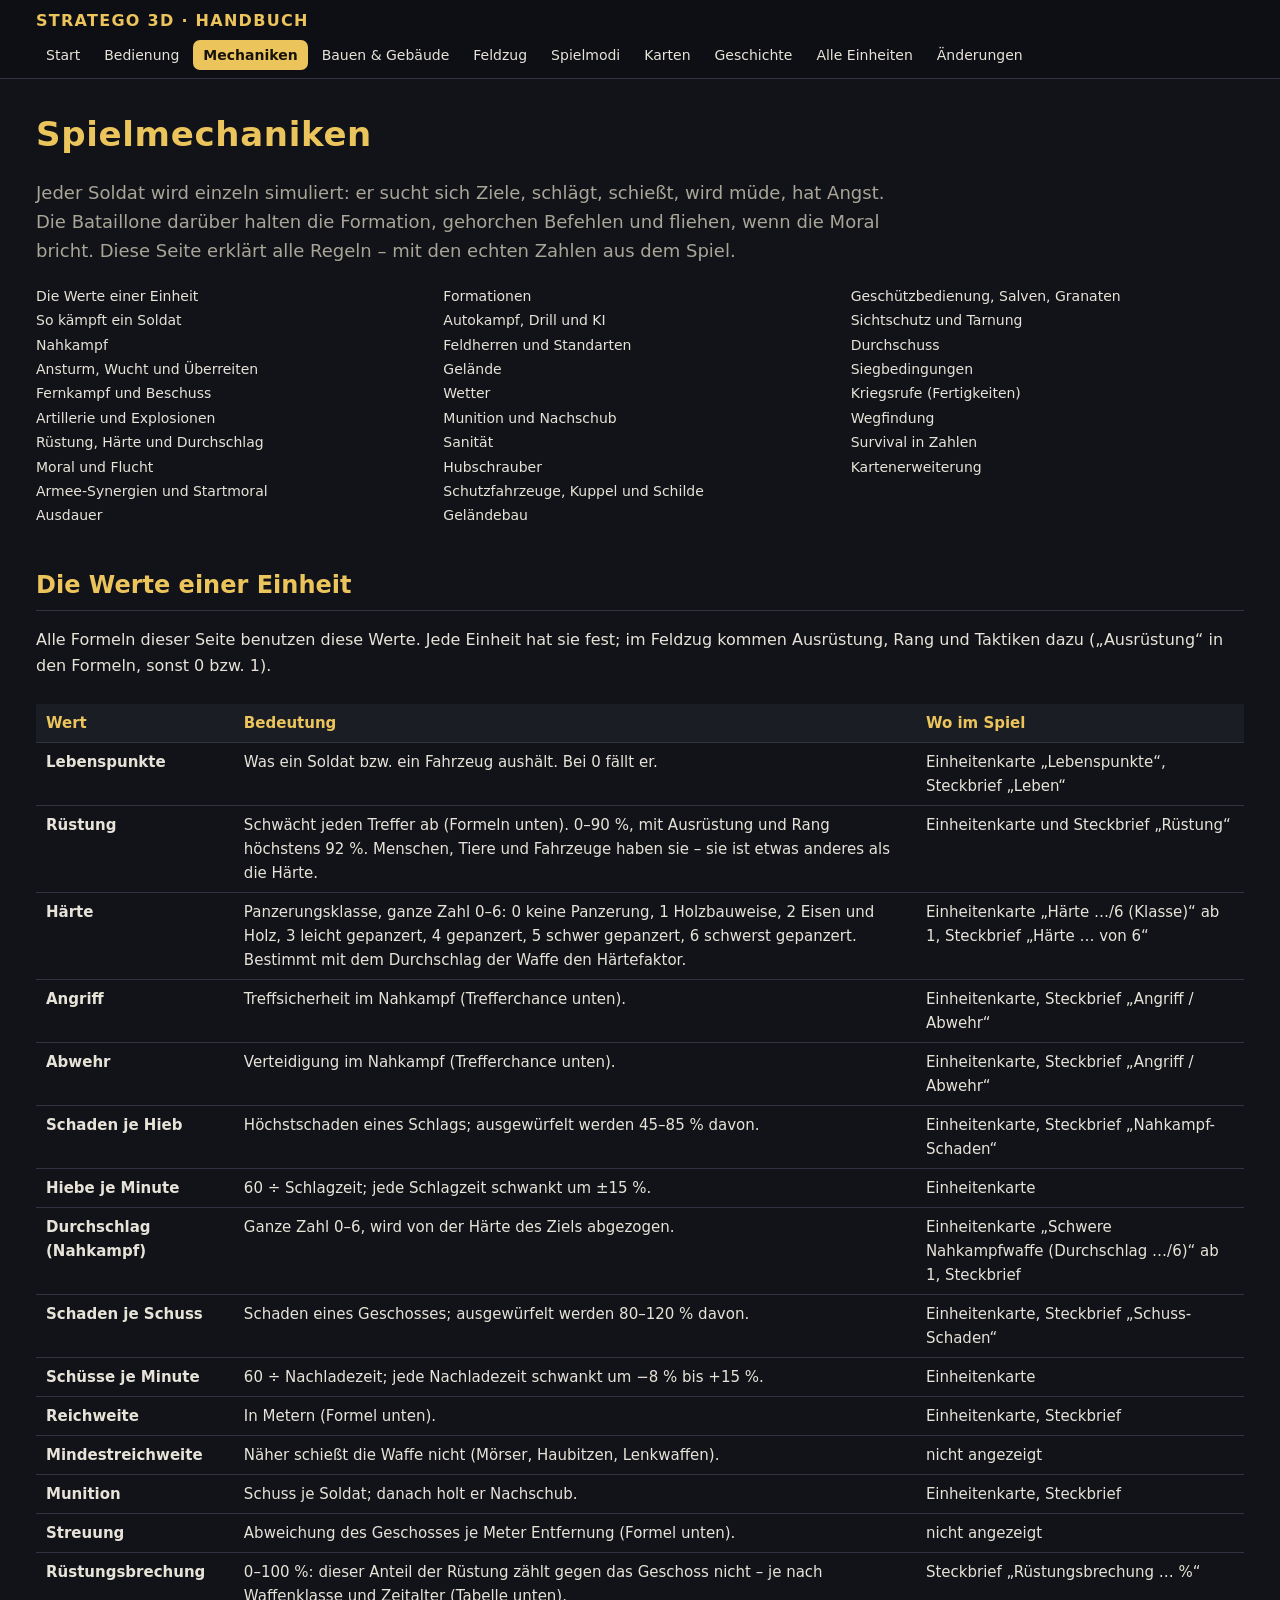
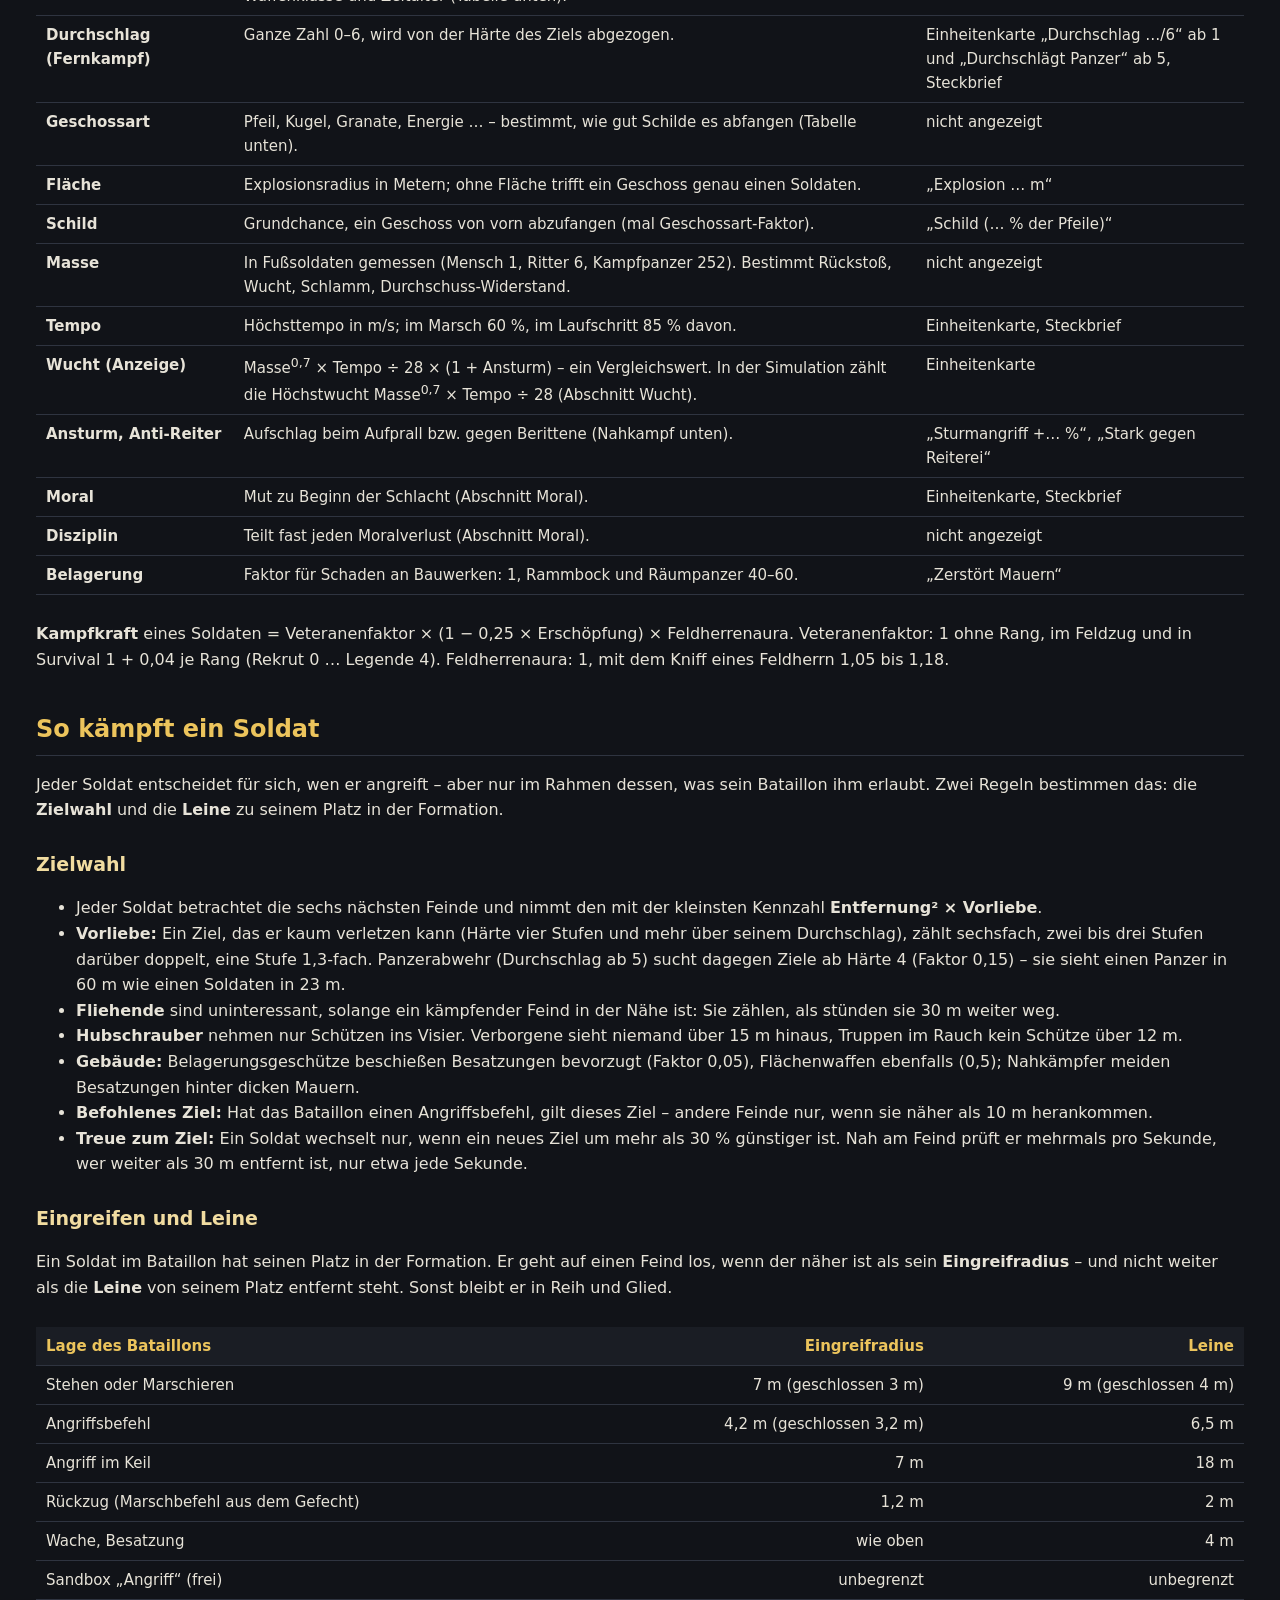
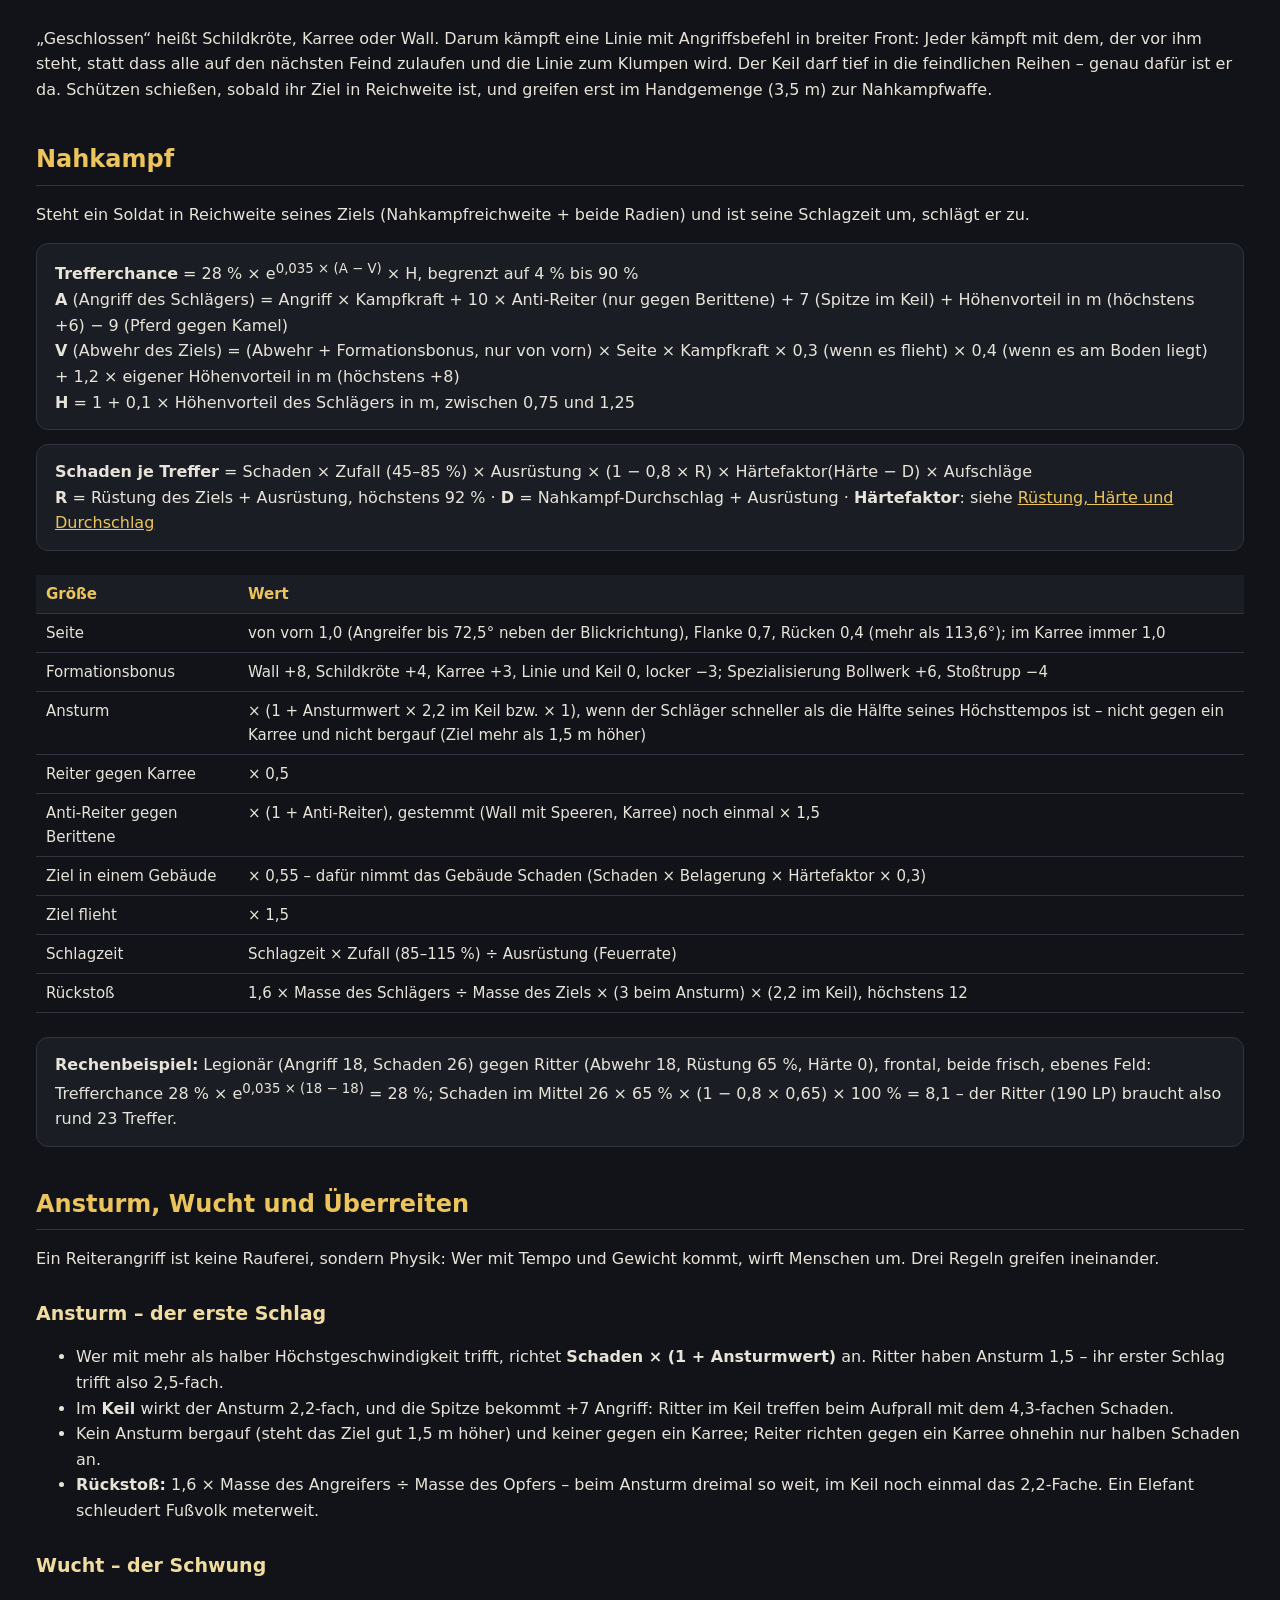
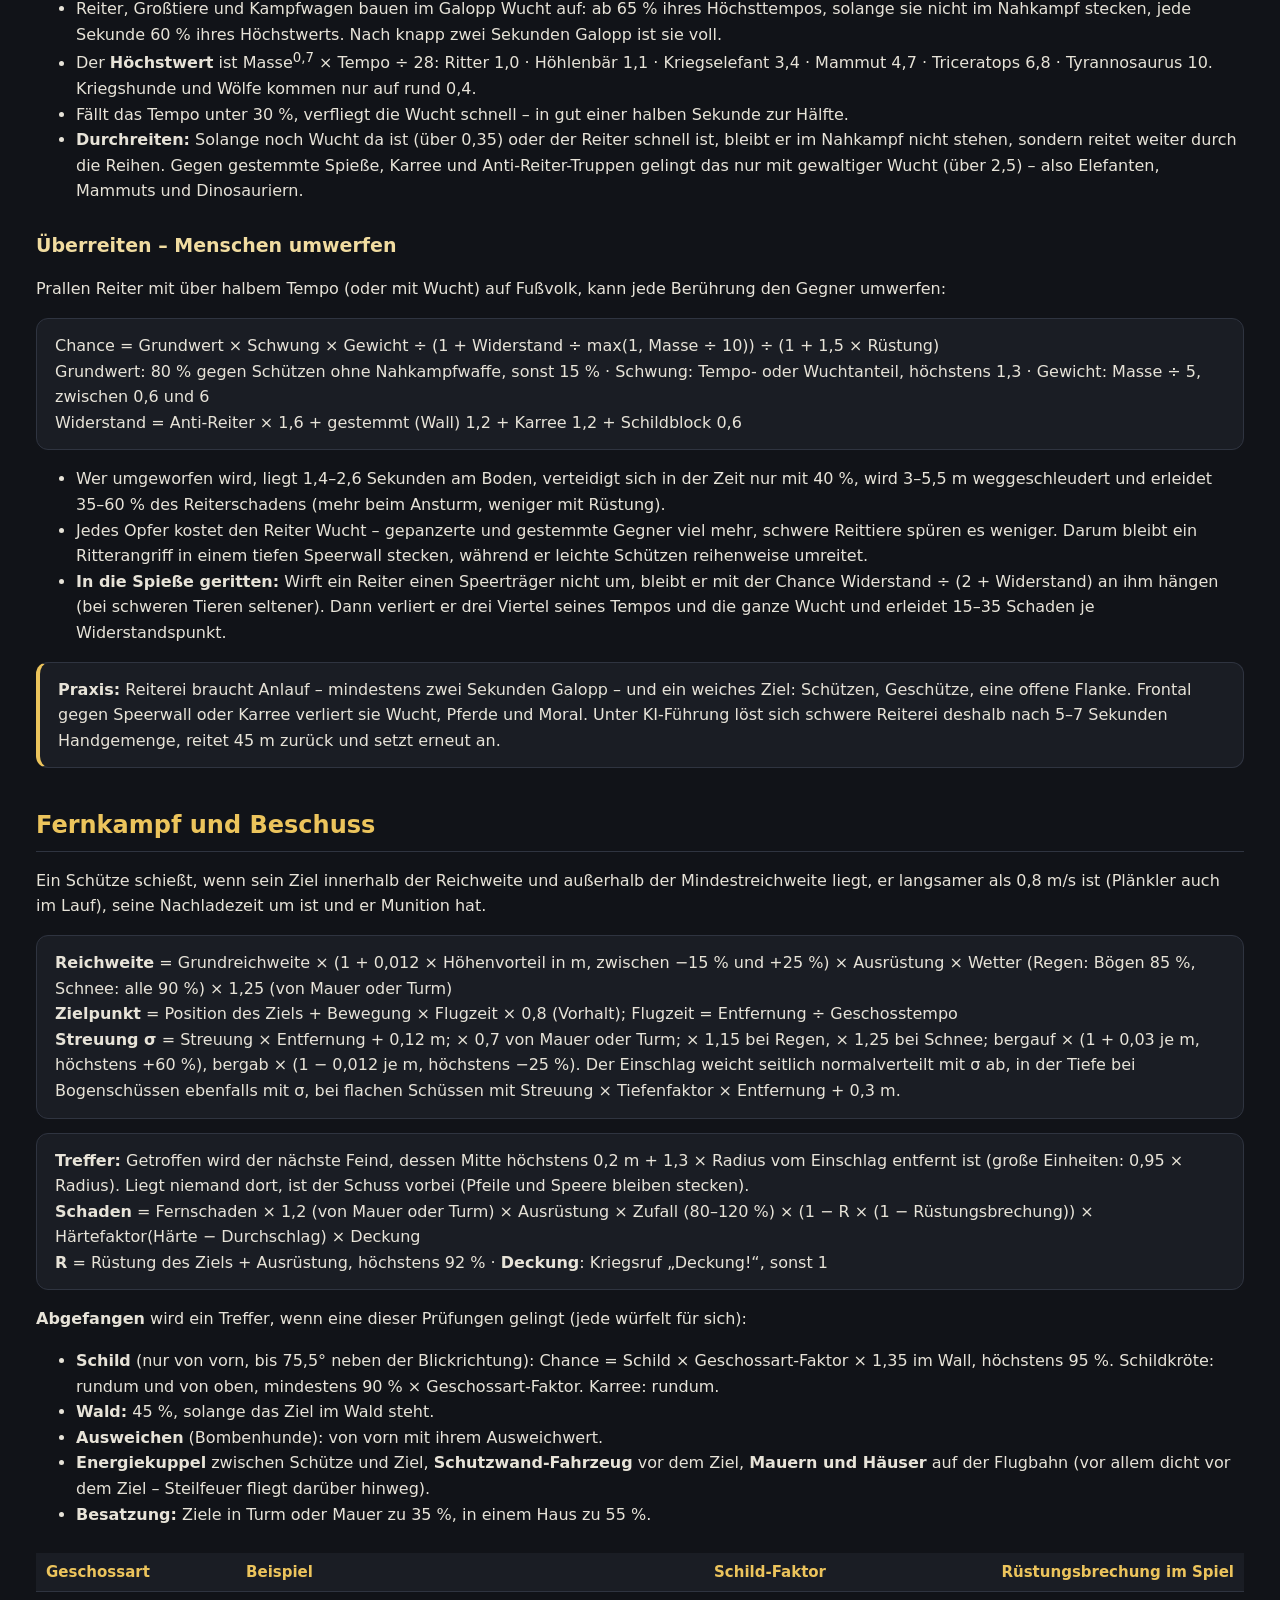
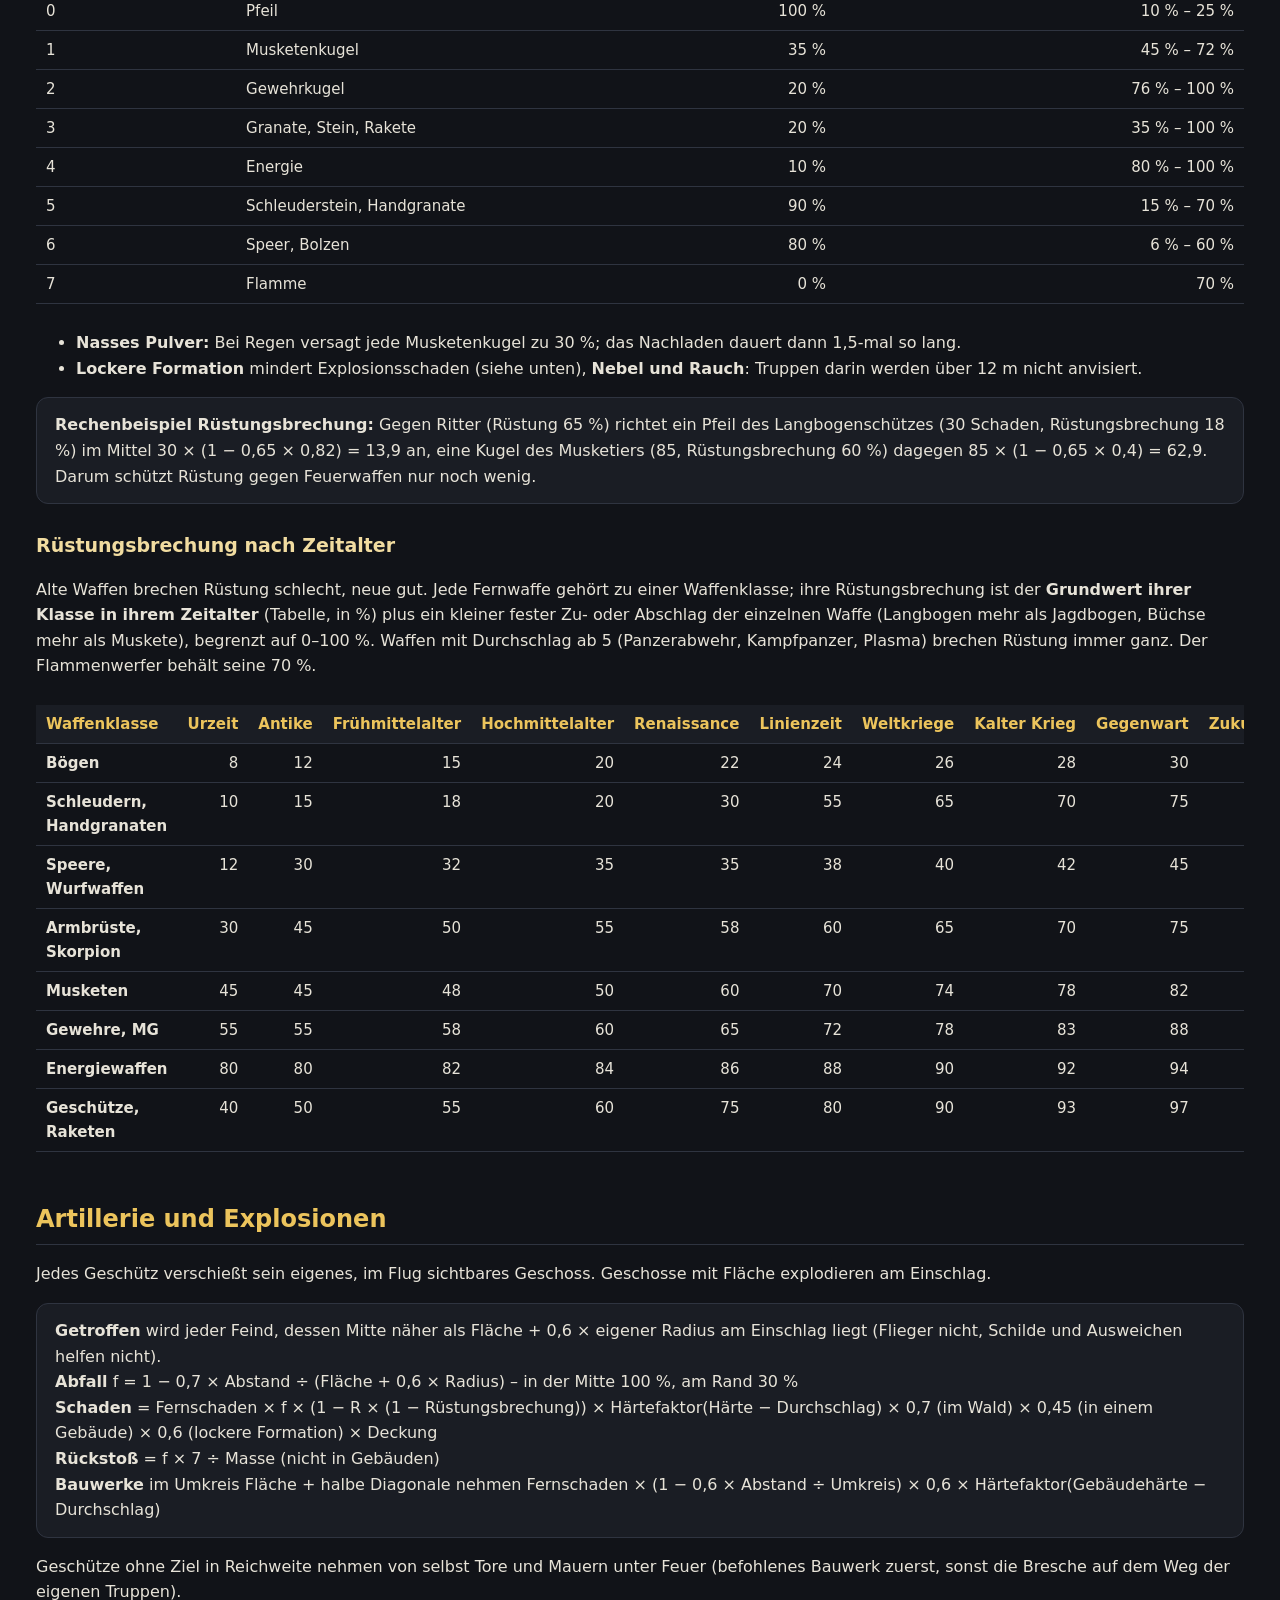
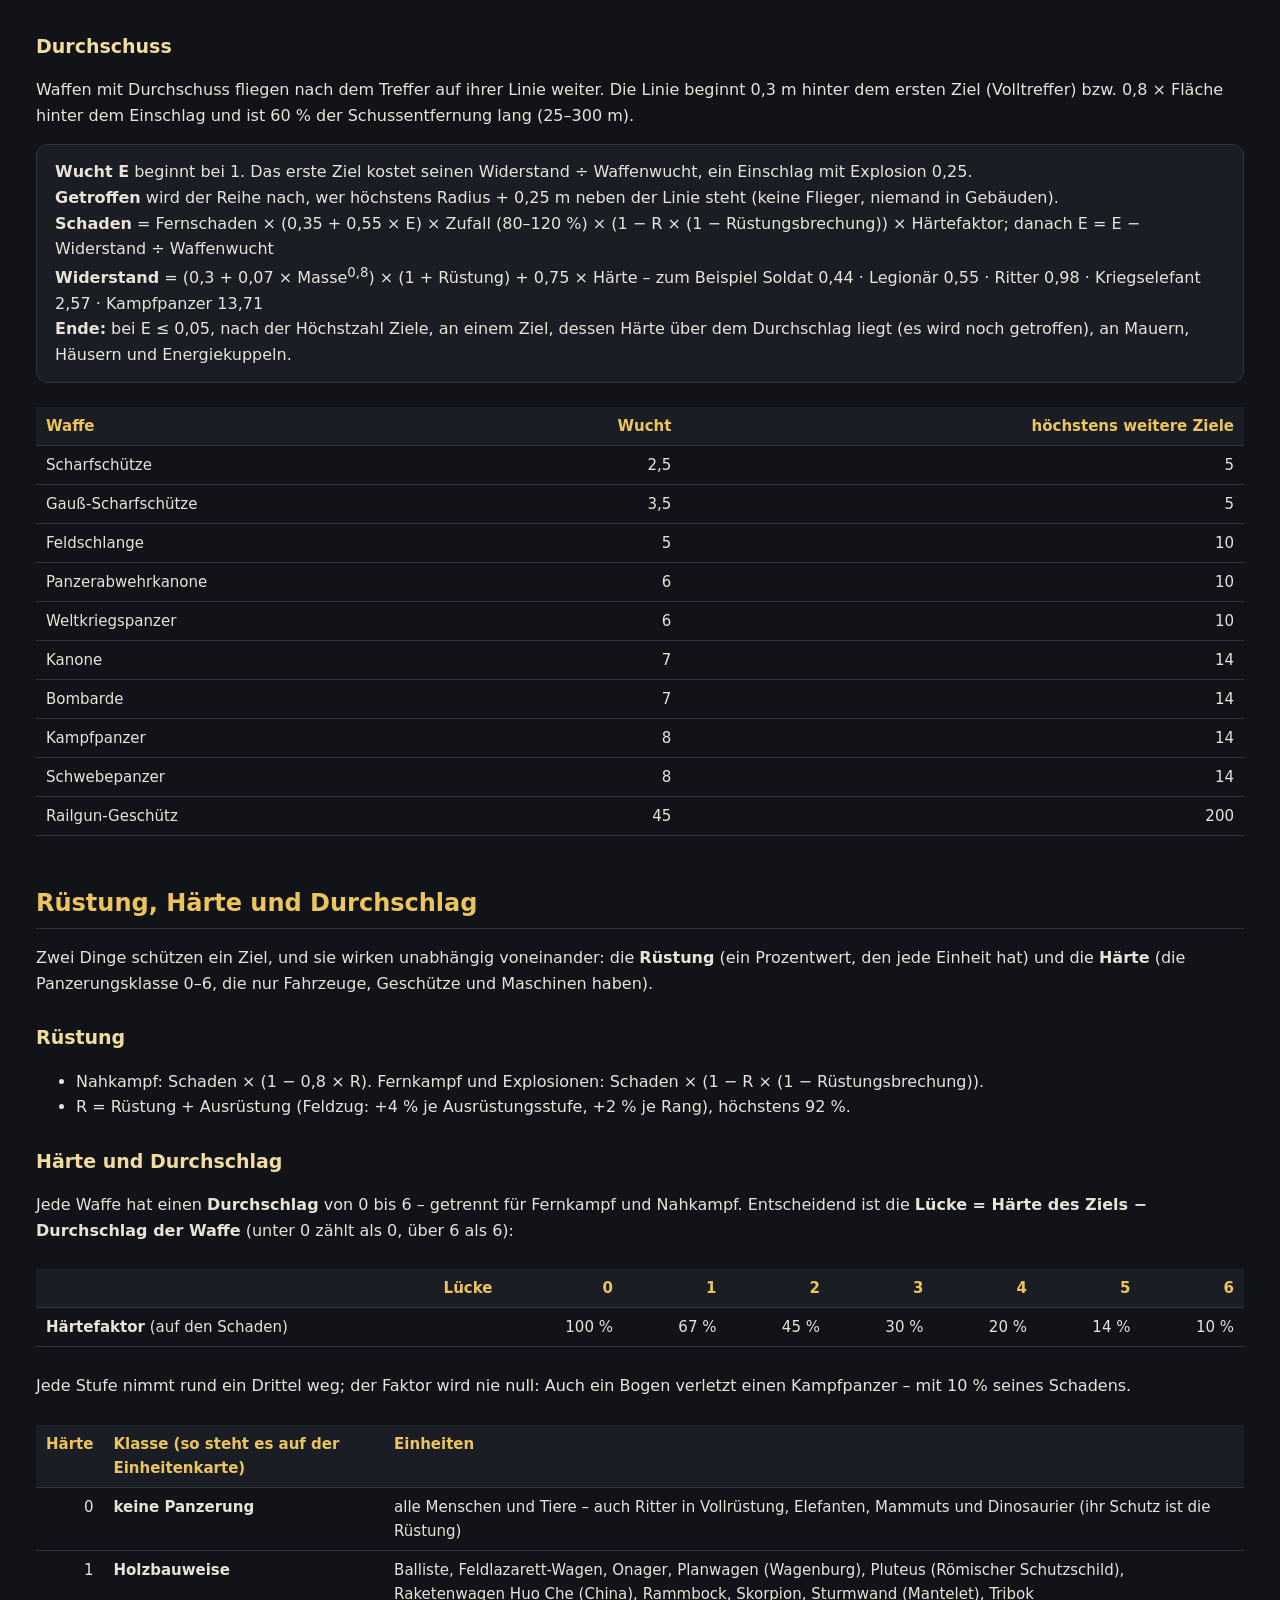
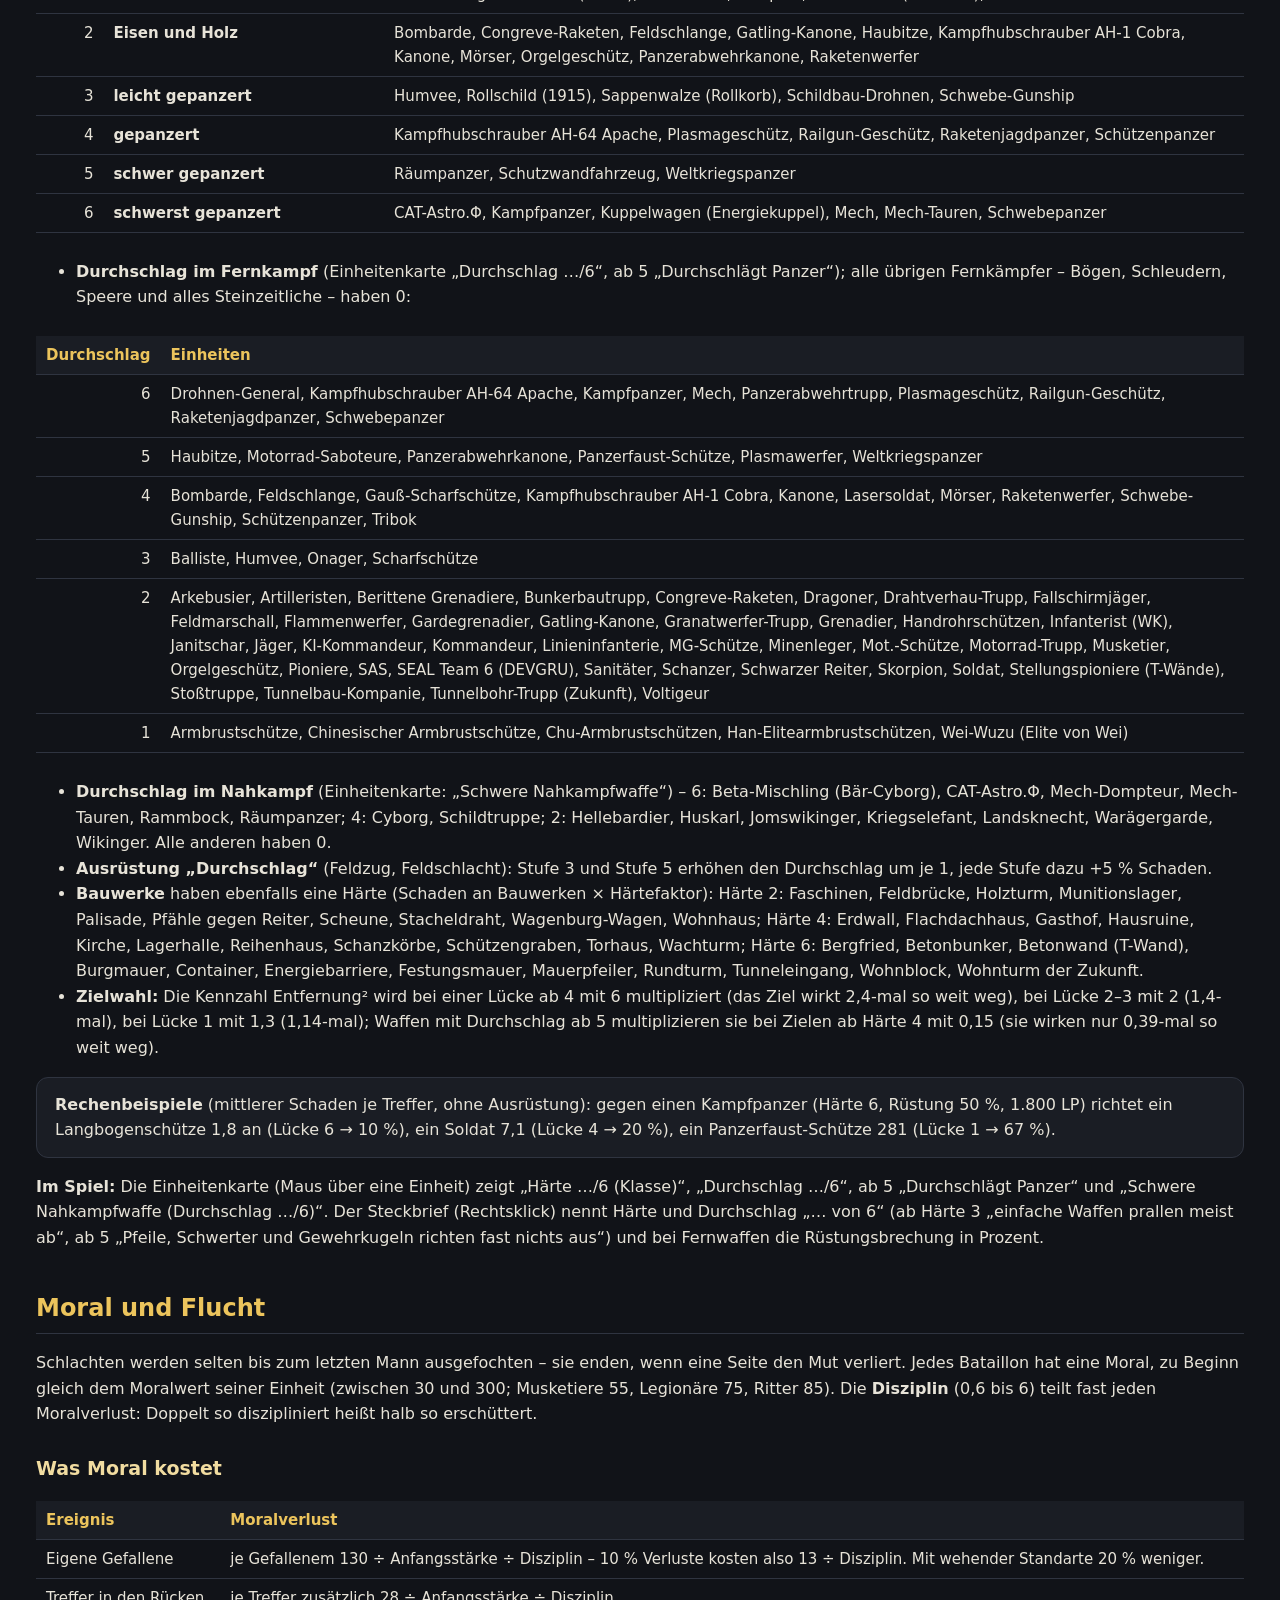
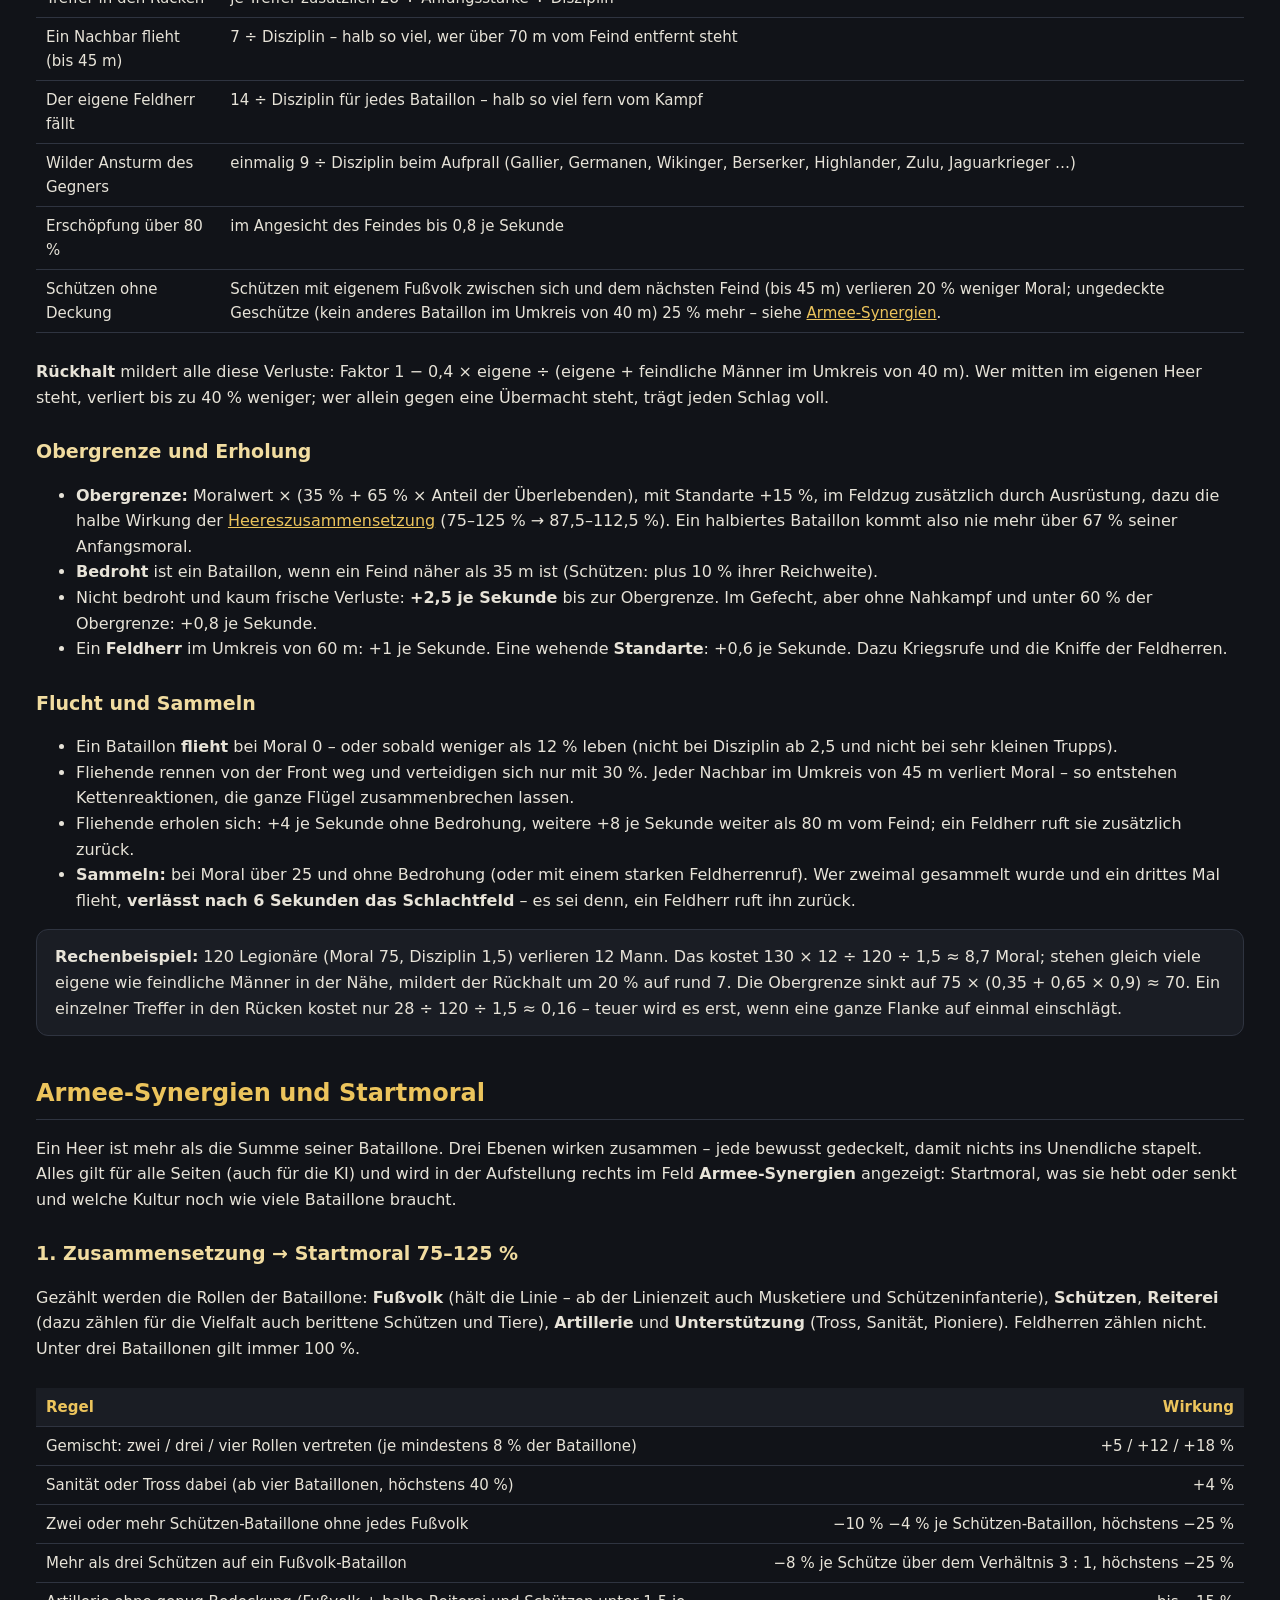
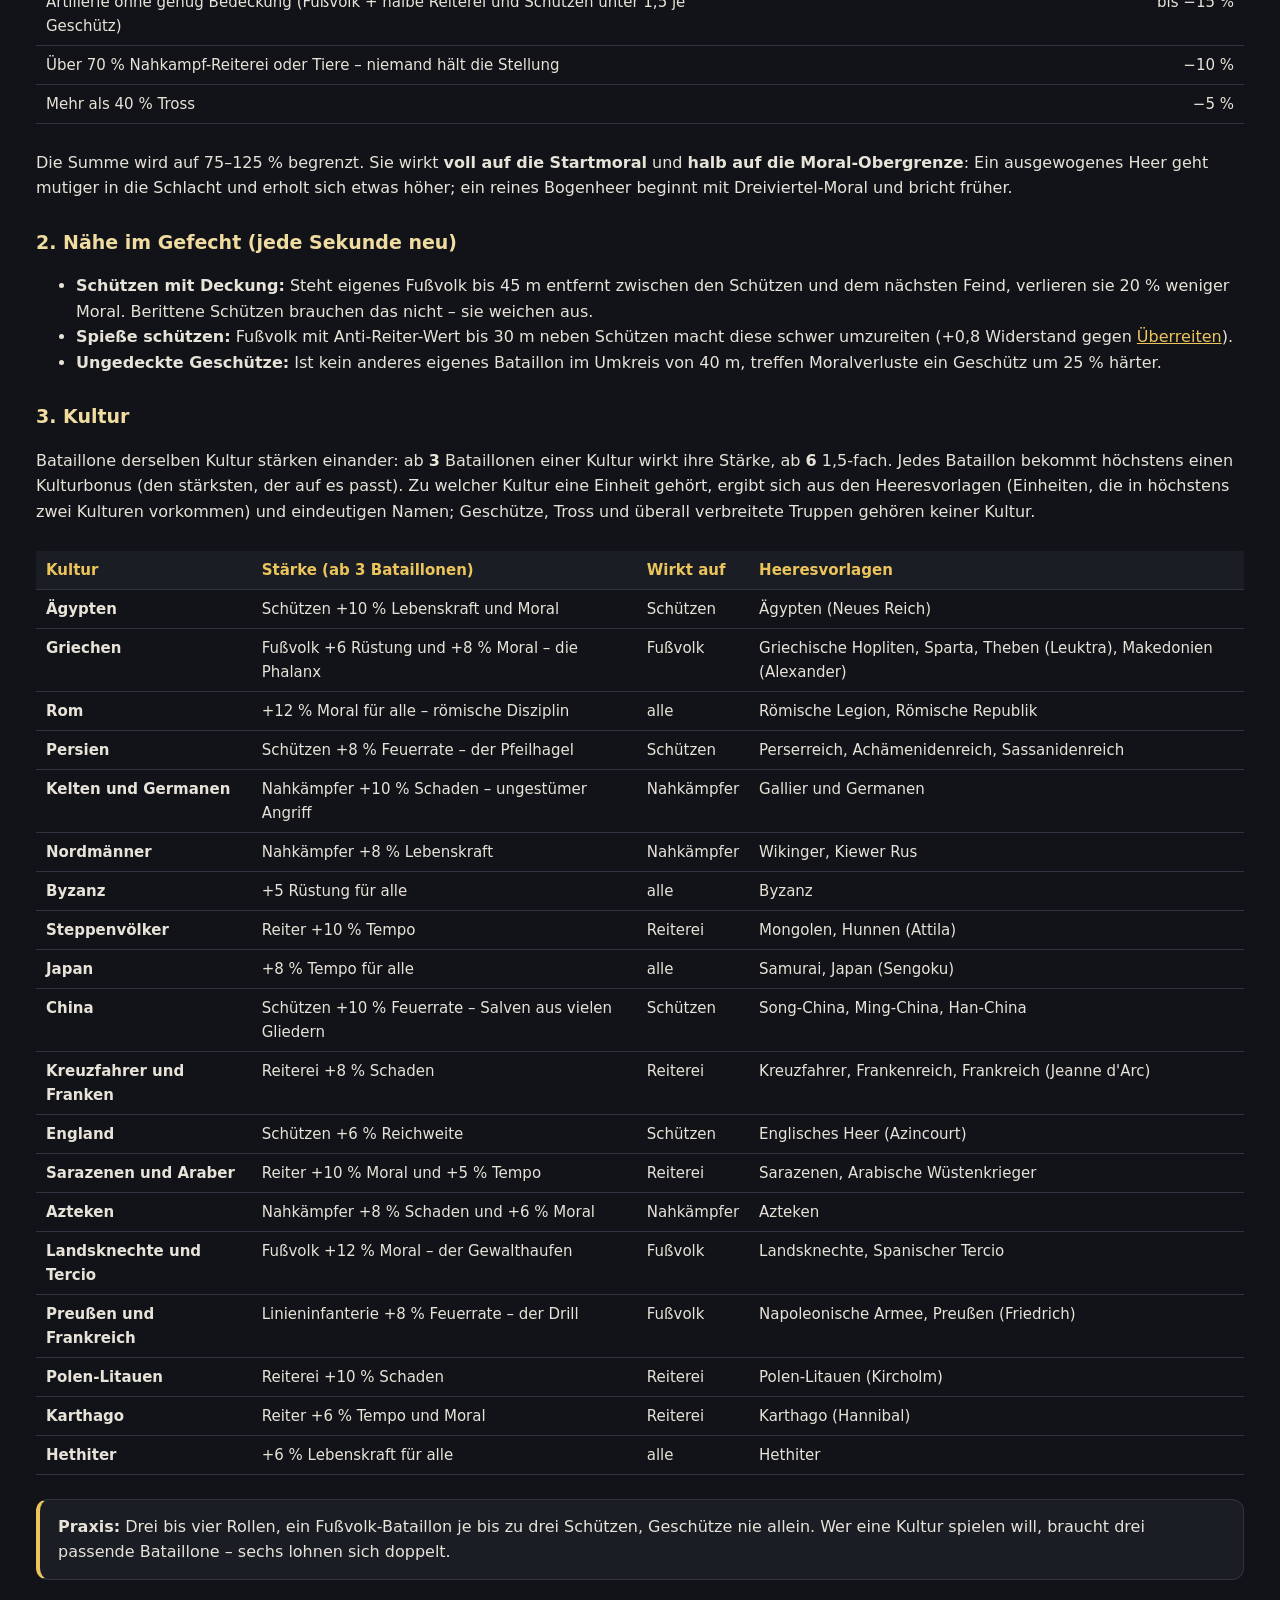
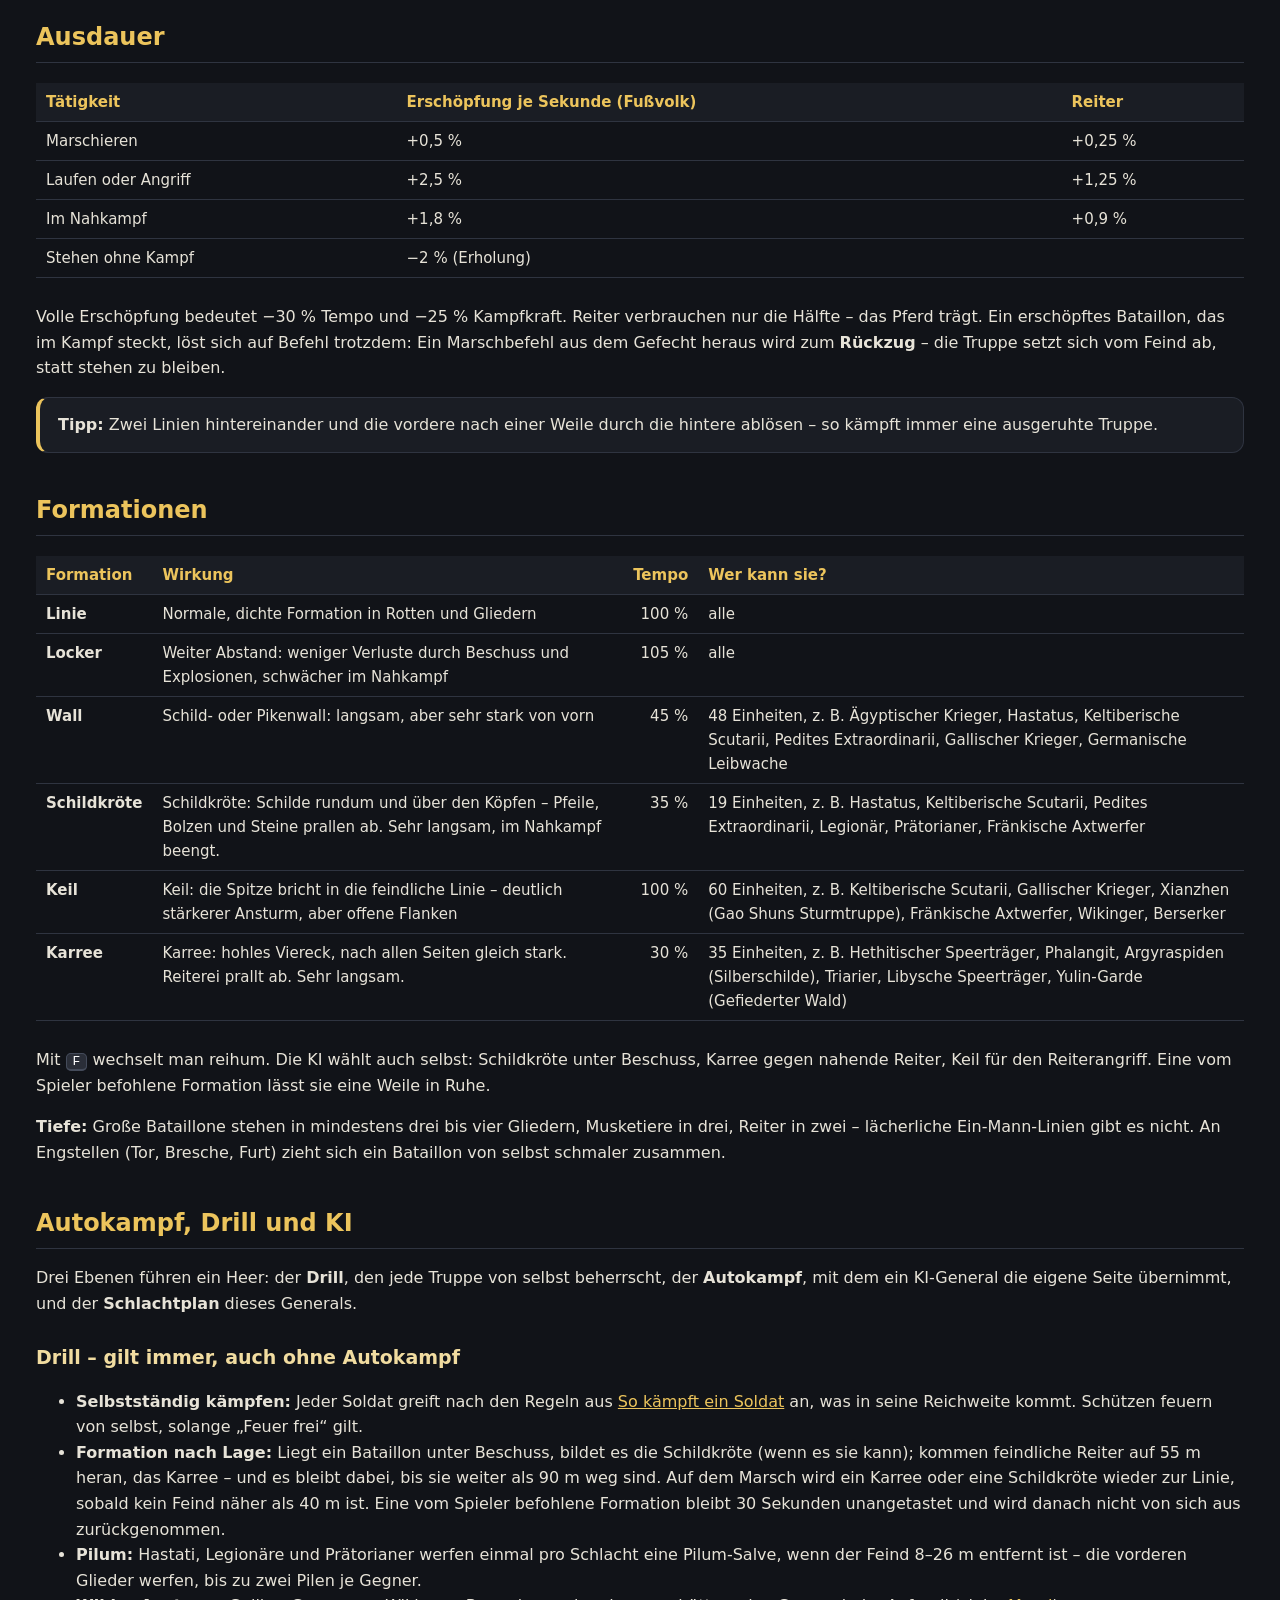
<file: mechaniken.html>
<!doctype html>
<html lang="de"><head><meta charset="utf-8"><meta name="viewport" content="width=device-width,initial-scale=1">
<title>Mechaniken – Stratego 3D Handbuch</title><link rel="stylesheet" href="stil.css"></head>
<body><header class="top"><div class="in"><a class="logo" href="index.html">STRATEGO 3D · HANDBUCH</a>
<nav><a href="index.html">Start</a><a href="bedienung.html">Bedienung</a><a href="mechaniken.html" class=on>Mechaniken</a><a href="bauen.html">Bauen &amp; Gebäude</a><a href="feldzug.html">Feldzug</a><a href="modi.html">Spielmodi</a><a href="karten.html">Karten</a><a href="geschichte.html">Geschichte</a><a href="einheiten.html">Alle Einheiten</a><a href="changelog.html">Änderungen</a></nav></div></header>
<main>
<h1>Spielmechaniken</h1>
<p class="lead">Jeder Soldat wird einzeln simuliert: er sucht sich Ziele, schlägt, schießt, wird müde, hat Angst. Die
Bataillone darüber halten die Formation, gehorchen Befehlen und fliehen, wenn die Moral bricht. Diese Seite erklärt alle
Regeln – mit den echten Zahlen aus dem Spiel.</p>
<div class="toc">
<a href="#werte">Die Werte einer Einheit</a><a href="#soldat">So kämpft ein Soldat</a><a href="#nahkampf">Nahkampf</a><a href="#wucht">Ansturm, Wucht und Überreiten</a>
<a href="#fernkampf">Fernkampf und Beschuss</a><a href="#explosion">Artillerie und Explosionen</a>
<a href="#panzer">Rüstung, Härte und Durchschlag</a><a href="#moral">Moral und Flucht</a>
<a href="#synergien">Armee-Synergien und Startmoral</a><a href="#ausdauer">Ausdauer</a>
<a href="#formationen">Formationen</a><a href="#autokampf">Autokampf, Drill und KI</a><a href="#feldherren">Feldherren und Standarten</a>
<a href="#gelaende">Gelände</a><a href="#wetter">Wetter</a><a href="#munition">Munition und Nachschub</a>
<a href="#sanitaet">Sanität</a><a href="#flieger">Hubschrauber</a><a href="#schutz">Schutzfahrzeuge, Kuppel und Schilde</a>
<a href="#gelaendebau">Geländebau</a><a href="#bedienung">Geschützbedienung, Salven, Granaten</a>
<a href="#sicht">Sichtschutz und Tarnung</a><a href="#durchschuss">Durchschuss</a>
<a href="#sieg">Siegbedingungen</a><a href="#kriegsrufe">Kriegsrufe (Fertigkeiten)</a><a href="#pfad">Wegfindung</a>
<a href="#survival">Survival in Zahlen</a><a href="#erweiterung">Kartenerweiterung</a>
</div>

<h2 id="werte">Die Werte einer Einheit</h2>
<p>Alle Formeln dieser Seite benutzen diese Werte. Jede Einheit hat sie fest; im Feldzug kommen Ausrüstung, Rang und Taktiken
dazu („Ausrüstung“ in den Formeln, sonst 0 bzw. 1).</p>
<div class="tbl"><table><tr><th>Wert</th><th>Bedeutung</th><th>Wo im Spiel</th></tr><tr><td><b>Lebenspunkte</b></td><td>Was ein Soldat bzw. ein Fahrzeug aushält. Bei 0 fällt er.</td><td>Einheitenkarte „Lebenspunkte“, Steckbrief „Leben“</td></tr><tr><td><b>Rüstung</b></td><td>Schwächt jeden Treffer ab (Formeln unten). 0–90 %, mit Ausrüstung und Rang höchstens 92 %. Menschen, Tiere und Fahrzeuge haben sie – sie ist etwas anderes als die Härte.</td><td>Einheitenkarte und Steckbrief „Rüstung“</td></tr><tr><td><b>Härte</b></td><td>Panzerungsklasse, ganze Zahl 0–6: 0 keine Panzerung, 1 Holzbauweise, 2 Eisen und Holz, 3 leicht gepanzert, 4 gepanzert, 5 schwer gepanzert, 6 schwerst gepanzert. Bestimmt mit dem Durchschlag der Waffe den Härtefaktor.</td><td>Einheitenkarte „Härte …/6 (Klasse)“ ab 1, Steckbrief „Härte … von 6“</td></tr><tr><td><b>Angriff</b></td><td>Treffsicherheit im Nahkampf (Trefferchance unten).</td><td>Einheitenkarte, Steckbrief „Angriff / Abwehr“</td></tr><tr><td><b>Abwehr</b></td><td>Verteidigung im Nahkampf (Trefferchance unten).</td><td>Einheitenkarte, Steckbrief „Angriff / Abwehr“</td></tr><tr><td><b>Schaden je Hieb</b></td><td>Höchstschaden eines Schlags; ausgewürfelt werden 45–85 % davon.</td><td>Einheitenkarte, Steckbrief „Nahkampf-Schaden“</td></tr><tr><td><b>Hiebe je Minute</b></td><td>60 ÷ Schlagzeit; jede Schlagzeit schwankt um ±15 %.</td><td>Einheitenkarte</td></tr><tr><td><b>Durchschlag (Nahkampf)</b></td><td>Ganze Zahl 0–6, wird von der Härte des Ziels abgezogen.</td><td>Einheitenkarte „Schwere Nahkampfwaffe (Durchschlag …/6)“ ab 1, Steckbrief</td></tr><tr><td><b>Schaden je Schuss</b></td><td>Schaden eines Geschosses; ausgewürfelt werden 80–120 % davon.</td><td>Einheitenkarte, Steckbrief „Schuss-Schaden“</td></tr><tr><td><b>Schüsse je Minute</b></td><td>60 ÷ Nachladezeit; jede Nachladezeit schwankt um −8 % bis +15 %.</td><td>Einheitenkarte</td></tr><tr><td><b>Reichweite</b></td><td>In Metern (Formel unten).</td><td>Einheitenkarte, Steckbrief</td></tr><tr><td><b>Mindestreichweite</b></td><td>Näher schießt die Waffe nicht (Mörser, Haubitzen, Lenkwaffen).</td><td>nicht angezeigt</td></tr><tr><td><b>Munition</b></td><td>Schuss je Soldat; danach holt er Nachschub.</td><td>Einheitenkarte, Steckbrief</td></tr><tr><td><b>Streuung</b></td><td>Abweichung des Geschosses je Meter Entfernung (Formel unten).</td><td>nicht angezeigt</td></tr><tr><td><b>Rüstungsbrechung</b></td><td>0–100 %: dieser Anteil der Rüstung zählt gegen das Geschoss nicht – je nach Waffenklasse und Zeitalter (Tabelle unten).</td><td>Steckbrief „Rüstungsbrechung … %“</td></tr><tr><td><b>Durchschlag (Fernkampf)</b></td><td>Ganze Zahl 0–6, wird von der Härte des Ziels abgezogen.</td><td>Einheitenkarte „Durchschlag …/6“ ab 1 und „Durchschlägt Panzer“ ab 5, Steckbrief</td></tr><tr><td><b>Geschossart</b></td><td>Pfeil, Kugel, Granate, Energie … – bestimmt, wie gut Schilde es abfangen (Tabelle unten).</td><td>nicht angezeigt</td></tr><tr><td><b>Fläche</b></td><td>Explosionsradius in Metern; ohne Fläche trifft ein Geschoss genau einen Soldaten.</td><td>„Explosion … m“</td></tr><tr><td><b>Schild</b></td><td>Grundchance, ein Geschoss von vorn abzufangen (mal Geschossart-Faktor).</td><td>„Schild (… % der Pfeile)“</td></tr><tr><td><b>Masse</b></td><td>In Fußsoldaten gemessen (Mensch 1, Ritter 6, Kampfpanzer 252). Bestimmt Rückstoß, Wucht, Schlamm, Durchschuss-Widerstand.</td><td>nicht angezeigt</td></tr><tr><td><b>Tempo</b></td><td>Höchsttempo in m/s; im Marsch 60 %, im Laufschritt 85 % davon.</td><td>Einheitenkarte, Steckbrief</td></tr><tr><td><b>Wucht (Anzeige)</b></td><td>Masse<sup>0,7</sup> × Tempo ÷ 28 × (1 + Ansturm) – ein Vergleichswert. In der Simulation zählt die Höchstwucht Masse<sup>0,7</sup> × Tempo ÷ 28 (Abschnitt Wucht).</td><td>Einheitenkarte</td></tr><tr><td><b>Ansturm, Anti-Reiter</b></td><td>Aufschlag beim Aufprall bzw. gegen Berittene (Nahkampf unten).</td><td>„Sturmangriff +… %“, „Stark gegen Reiterei“</td></tr><tr><td><b>Moral</b></td><td>Mut zu Beginn der Schlacht (Abschnitt Moral).</td><td>Einheitenkarte, Steckbrief</td></tr><tr><td><b>Disziplin</b></td><td>Teilt fast jeden Moralverlust (Abschnitt Moral).</td><td>nicht angezeigt</td></tr><tr><td><b>Belagerung</b></td><td>Faktor für Schaden an Bauwerken: 1, Rammbock und Räumpanzer 40–60.</td><td>„Zerstört Mauern“</td></tr></table></div>
<p><b>Kampfkraft</b> eines Soldaten = Veteranenfaktor × (1 − 0,25 × Erschöpfung) × Feldherrenaura. Veteranenfaktor: 1 ohne
Rang, im Feldzug und in Survival 1 + 0,04 je Rang (Rekrut 0 … Legende 4). Feldherrenaura: 1, mit dem Kniff eines Feldherrn 1,05 bis 1,18.</p>

<h2 id="soldat">So kämpft ein Soldat</h2>
<p>Jeder Soldat entscheidet für sich, wen er angreift – aber nur im Rahmen dessen, was sein Bataillon ihm erlaubt. Zwei Regeln
bestimmen das: die <b>Zielwahl</b> und die <b>Leine</b> zu seinem Platz in der Formation.</p>
<h3>Zielwahl</h3>
<ul>
<li>Jeder Soldat betrachtet die sechs nächsten Feinde und nimmt den mit der kleinsten Kennzahl <b>Entfernung² × Vorliebe</b>.</li>
<li><b>Vorliebe:</b> Ein Ziel, das er kaum verletzen kann (Härte vier Stufen und mehr über seinem Durchschlag), zählt sechsfach,
zwei bis drei Stufen darüber doppelt, eine Stufe 1,3-fach. Panzerabwehr (Durchschlag ab 5) sucht dagegen Ziele ab Härte 4
(Faktor 0,15) – sie sieht einen Panzer in 60 m wie einen Soldaten in 23 m.</li>
<li><b>Fliehende</b> sind uninteressant, solange ein kämpfender Feind in der Nähe ist: Sie zählen, als stünden sie 30 m weiter weg.</li>
<li><b>Hubschrauber</b> nehmen nur Schützen ins Visier. Verborgene sieht niemand über 15 m hinaus, Truppen im Rauch kein Schütze
über 12 m.</li>
<li><b>Gebäude:</b> Belagerungsgeschütze beschießen Besatzungen bevorzugt (Faktor 0,05), Flächenwaffen ebenfalls (0,5);
Nahkämpfer meiden Besatzungen hinter dicken Mauern.</li>
<li><b>Befohlenes Ziel:</b> Hat das Bataillon einen Angriffsbefehl, gilt dieses Ziel – andere Feinde nur, wenn sie näher als 10 m
herankommen.</li>
<li><b>Treue zum Ziel:</b> Ein Soldat wechselt nur, wenn ein neues Ziel um mehr als 30 % günstiger ist. Nah am Feind prüft er
mehrmals pro Sekunde, wer weiter als 30 m entfernt ist, nur etwa jede Sekunde.</li>
</ul>
<h3>Eingreifen und Leine</h3>
<p>Ein Soldat im Bataillon hat seinen Platz in der Formation. Er geht auf einen Feind los, wenn der näher ist als sein
<b>Eingreifradius</b> – und nicht weiter als die <b>Leine</b> von seinem Platz entfernt steht. Sonst bleibt er in Reih und Glied.</p>
<div class="tbl"><table><tr><th>Lage des Bataillons</th><th class=num>Eingreifradius</th><th class=num>Leine</th></tr>
<tr><td>Stehen oder Marschieren</td><td class=num>7 m (geschlossen 3 m)</td><td class=num>9 m (geschlossen 4 m)</td></tr>
<tr><td>Angriffsbefehl</td><td class=num>4,2 m (geschlossen 3,2 m)</td><td class=num>6,5 m</td></tr>
<tr><td>Angriff im Keil</td><td class=num>7 m</td><td class=num>18 m</td></tr>
<tr><td>Rückzug (Marschbefehl aus dem Gefecht)</td><td class=num>1,2 m</td><td class=num>2 m</td></tr>
<tr><td>Wache, Besatzung</td><td class=num>wie oben</td><td class=num>4 m</td></tr>
<tr><td>Sandbox „Angriff“ (frei)</td><td class=num>unbegrenzt</td><td class=num>unbegrenzt</td></tr>
</table></div>
<p>„Geschlossen“ heißt Schildkröte, Karree oder Wall. Darum kämpft eine Linie mit Angriffsbefehl in breiter Front: Jeder kämpft
mit dem, der vor ihm steht, statt dass alle auf den nächsten Feind zulaufen und die Linie zum Klumpen wird. Der Keil darf tief in
die feindlichen Reihen – genau dafür ist er da. Schützen schießen, sobald ihr Ziel in Reichweite ist, und greifen erst im
Handgemenge (3,5 m) zur Nahkampfwaffe.</p>

<h2 id="nahkampf">Nahkampf</h2>
<p>Steht ein Soldat in Reichweite seines Ziels (Nahkampfreichweite + beide Radien) und ist seine Schlagzeit um, schlägt er zu.</p>
<div class="box"><b>Trefferchance</b> = 28 % × e<sup>0,035 × (A − V)</sup> × H, begrenzt auf 4 % bis 90 %<br>
<b>A</b> (Angriff des Schlägers) = Angriff × Kampfkraft + 10 × Anti-Reiter (nur gegen Berittene) + 7 (Spitze im Keil)
+ Höhenvorteil in m (höchstens +6) − 9 (Pferd gegen Kamel)<br>
<b>V</b> (Abwehr des Ziels) = (Abwehr + Formationsbonus, nur von vorn) × Seite × Kampfkraft × 0,3 (wenn es flieht)
× 0,4 (wenn es am Boden liegt) + 1,2 × eigener Höhenvorteil in m (höchstens +8)<br>
<b>H</b> = 1 + 0,1 × Höhenvorteil des Schlägers in m, zwischen 0,75 und 1,25</div>
<div class="box"><b>Schaden je Treffer</b> = Schaden × Zufall (45–85 %) × Ausrüstung × (1 − 0,8 × R) × Härtefaktor(Härte − D)
× Aufschläge<br>
<b>R</b> = Rüstung des Ziels + Ausrüstung, höchstens 92 % · <b>D</b> = Nahkampf-Durchschlag + Ausrüstung ·
<b>Härtefaktor</b>: siehe <a href="#panzer">Rüstung, Härte und Durchschlag</a></div>
<div class="tbl"><table><tr><th>Größe</th><th>Wert</th></tr>
<tr><td>Seite</td><td>von vorn 1,0 (Angreifer bis 72,5° neben der Blickrichtung), Flanke 0,7, Rücken 0,4 (mehr als 113,6°);
im Karree immer 1,0</td></tr>
<tr><td>Formationsbonus</td><td>Wall +8, Schildkröte +4, Karree +3, Linie und Keil 0, locker −3; Spezialisierung Bollwerk +6,
Stoßtrupp −4</td></tr>
<tr><td>Ansturm</td><td>× (1 + Ansturmwert × 2,2 im Keil bzw. × 1), wenn der Schläger schneller als die Hälfte seines
Höchsttempos ist – nicht gegen ein Karree und nicht bergauf (Ziel mehr als 1,5 m höher)</td></tr>
<tr><td>Reiter gegen Karree</td><td>× 0,5</td></tr>
<tr><td>Anti-Reiter gegen Berittene</td><td>× (1 + Anti-Reiter), gestemmt (Wall mit Speeren, Karree) noch einmal × 1,5</td></tr>
<tr><td>Ziel in einem Gebäude</td><td>× 0,55 – dafür nimmt das Gebäude Schaden (Schaden × Belagerung × Härtefaktor × 0,3)</td></tr>
<tr><td>Ziel flieht</td><td>× 1,5</td></tr>
<tr><td>Schlagzeit</td><td>Schlagzeit × Zufall (85–115 %) ÷ Ausrüstung (Feuerrate)</td></tr>
<tr><td>Rückstoß</td><td>1,6 × Masse des Schlägers ÷ Masse des Ziels × (3 beim Ansturm) × (2,2 im Keil), höchstens 12</td></tr>
</table></div>
<div class="box"><b>Rechenbeispiel:</b> Legionär (Angriff 18, Schaden 26) gegen
Ritter (Abwehr 18, Rüstung 65 %, Härte 0), frontal, beide frisch, ebenes Feld:
Trefferchance 28 % × e<sup>0,035 × (18 − 18)</sup> = 28 %;
Schaden im Mittel 26 × 65 % × (1 − 0,8 × 0,65) × 100 % = 8,1 – der Ritter
(190 LP) braucht also rund 23 Treffer.</div>

<h2 id="wucht">Ansturm, Wucht und Überreiten</h2>
<p>Ein Reiterangriff ist keine Rauferei, sondern Physik: Wer mit Tempo und Gewicht kommt, wirft Menschen um. Drei Regeln
greifen ineinander.</p>
<h3>Ansturm – der erste Schlag</h3>
<ul>
<li>Wer mit mehr als halber Höchstgeschwindigkeit trifft, richtet <b>Schaden × (1 + Ansturmwert)</b> an. Ritter haben
Ansturm 1,5 – ihr erster Schlag trifft also 2,5-fach.</li>
<li>Im <b>Keil</b> wirkt der Ansturm 2,2-fach, und die Spitze bekommt +7 Angriff: Ritter im Keil treffen beim Aufprall mit dem
4,3-fachen Schaden.</li>
<li>Kein Ansturm bergauf (steht das Ziel gut 1,5 m höher) und keiner gegen ein Karree; Reiter richten gegen ein Karree ohnehin
nur halben Schaden an.</li>
<li><b>Rückstoß:</b> 1,6 × Masse des Angreifers ÷ Masse des Opfers – beim Ansturm dreimal so weit, im Keil noch einmal das
2,2-Fache. Ein Elefant schleudert Fußvolk meterweit.</li>
</ul>
<h3>Wucht – der Schwung</h3>
<ul>
<li>Reiter, Großtiere und Kampfwagen bauen im Galopp Wucht auf: ab 65 % ihres Höchsttempos, solange sie nicht im Nahkampf
stecken, jede Sekunde 60 % ihres Höchstwerts. Nach knapp zwei Sekunden Galopp ist sie voll.</li>
<li>Der <b>Höchstwert</b> ist Masse<sup>0,7</sup> × Tempo ÷ 28: Ritter 1,0 · Höhlenbär 1,1 · Kriegselefant 3,4 · Mammut 4,7 ·
Triceratops 6,8 · Tyrannosaurus 10. Kriegshunde und Wölfe kommen nur auf rund 0,4.</li>
<li>Fällt das Tempo unter 30 %, verfliegt die Wucht schnell – in gut einer halben Sekunde zur Hälfte.</li>
<li><b>Durchreiten:</b> Solange noch Wucht da ist (über 0,35) oder der Reiter schnell ist, bleibt er im Nahkampf nicht stehen,
sondern reitet weiter durch die Reihen. Gegen gestemmte Spieße, Karree und Anti-Reiter-Truppen gelingt das nur mit gewaltiger
Wucht (über 2,5) – also Elefanten, Mammuts und Dinosauriern.</li>
</ul>
<h3>Überreiten – Menschen umwerfen</h3>
<p>Prallen Reiter mit über halbem Tempo (oder mit Wucht) auf Fußvolk, kann jede Berührung den Gegner umwerfen:</p>
<div class="box">Chance = Grundwert × Schwung × Gewicht ÷ (1 + Widerstand ÷ max(1, Masse ÷ 10)) ÷ (1 + 1,5 × Rüstung)<br>
Grundwert: 80 % gegen Schützen ohne Nahkampfwaffe, sonst 15 % · Schwung: Tempo- oder Wuchtanteil, höchstens 1,3 ·
Gewicht: Masse ÷ 5, zwischen 0,6 und 6<br>
Widerstand = Anti-Reiter × 1,6 + gestemmt (Wall) 1,2 + Karree 1,2 + Schildblock 0,6</div>
<ul>
<li>Wer umgeworfen wird, liegt 1,4–2,6 Sekunden am Boden, verteidigt sich in der Zeit nur mit 40 %, wird 3–5,5 m weggeschleudert
und erleidet 35–60 % des Reiterschadens (mehr beim Ansturm, weniger mit Rüstung).</li>
<li>Jedes Opfer kostet den Reiter Wucht – gepanzerte und gestemmte Gegner viel mehr, schwere Reittiere spüren es weniger.
Darum bleibt ein Ritterangriff in einem tiefen Speerwall stecken, während er leichte Schützen reihenweise umreitet.</li>
<li><b>In die Spieße geritten:</b> Wirft ein Reiter einen Speerträger nicht um, bleibt er mit der Chance Widerstand ÷ (2 +
Widerstand) an ihm hängen (bei schweren Tieren seltener). Dann verliert er drei Viertel seines Tempos und die ganze Wucht und
erleidet 15–35 Schaden je Widerstandspunkt.</li>
</ul>
<div class="box tip"><b>Praxis:</b> Reiterei braucht Anlauf – mindestens zwei Sekunden Galopp – und ein weiches Ziel: Schützen,
Geschütze, eine offene Flanke. Frontal gegen Speerwall oder Karree verliert sie Wucht, Pferde und Moral. Unter KI-Führung löst
sich schwere Reiterei deshalb nach 5–7 Sekunden Handgemenge, reitet 45 m zurück und setzt erneut an.</div>

<h2 id="fernkampf">Fernkampf und Beschuss</h2>
<p>Ein Schütze schießt, wenn sein Ziel innerhalb der Reichweite und außerhalb der Mindestreichweite liegt, er langsamer als
0,8 m/s ist (Plänkler auch im Lauf), seine Nachladezeit um ist und er Munition hat.</p>
<div class="box"><b>Reichweite</b> = Grundreichweite × (1 + 0,012 × Höhenvorteil in m, zwischen −15 % und +25 %) × Ausrüstung
× Wetter (Regen: Bögen 85 %, Schnee: alle 90 %) × 1,25 (von Mauer oder Turm)<br>
<b>Zielpunkt</b> = Position des Ziels + Bewegung × Flugzeit × 0,8 (Vorhalt); Flugzeit = Entfernung ÷ Geschosstempo<br>
<b>Streuung σ</b> = Streuung × Entfernung + 0,12 m; × 0,7 von Mauer oder Turm; × 1,15 bei Regen, × 1,25 bei Schnee;
bergauf × (1 + 0,03 je m, höchstens +60 %), bergab × (1 − 0,012 je m, höchstens −25 %). Der Einschlag weicht seitlich
normalverteilt mit σ ab, in der Tiefe bei Bogenschüssen ebenfalls mit σ, bei flachen Schüssen mit Streuung × Tiefenfaktor
× Entfernung + 0,3 m.</div>
<div class="box"><b>Treffer:</b> Getroffen wird der nächste Feind, dessen Mitte höchstens 0,2 m + 1,3 × Radius vom Einschlag
entfernt ist (große Einheiten: 0,95 × Radius). Liegt niemand dort, ist der Schuss vorbei (Pfeile und Speere bleiben stecken).<br>
<b>Schaden</b> = Fernschaden × 1,2 (von Mauer oder Turm) × Ausrüstung × Zufall (80–120 %) × (1 − R × (1 − Rüstungsbrechung))
× Härtefaktor(Härte − Durchschlag) × Deckung<br>
<b>R</b> = Rüstung des Ziels + Ausrüstung, höchstens 92 % · <b>Deckung</b>: Kriegsruf „Deckung!“, sonst 1</div>
<p><b>Abgefangen</b> wird ein Treffer, wenn eine dieser Prüfungen gelingt (jede würfelt für sich):</p>
<ul>
<li><b>Schild</b> (nur von vorn, bis 75,5° neben der Blickrichtung): Chance = Schild × Geschossart-Faktor × 1,35 im Wall,
höchstens 95 %. Schildkröte: rundum und von oben, mindestens 90 % × Geschossart-Faktor. Karree: rundum.</li>
<li><b>Wald:</b> 45 %, solange das Ziel im Wald steht.</li>
<li><b>Ausweichen</b> (Bombenhunde): von vorn mit ihrem Ausweichwert.</li>
<li><b>Energiekuppel</b> zwischen Schütze und Ziel, <b>Schutzwand-Fahrzeug</b> vor dem Ziel, <b>Mauern und Häuser</b> auf der
Flugbahn (vor allem dicht vor dem Ziel – Steilfeuer fliegt darüber hinweg).</li>
<li><b>Besatzung:</b> Ziele in Turm oder Mauer zu 35 %, in einem Haus zu 55 %.</li>
</ul>
<div class="tbl"><table><tr><th>Geschossart</th><th>Beispiel</th><th class=num>Schild-Faktor</th>
<th class=num>Rüstungsbrechung im Spiel</th></tr><tr><td>0</td><td>Pfeil</td><td class=num>100 %</td><td class=num>10 % – 25 %</td></tr><tr><td>1</td><td>Musketenkugel</td><td class=num>35 %</td><td class=num>45 % – 72 %</td></tr><tr><td>2</td><td>Gewehrkugel</td><td class=num>20 %</td><td class=num>76 % – 100 %</td></tr><tr><td>3</td><td>Granate, Stein, Rakete</td><td class=num>20 %</td><td class=num>35 % – 100 %</td></tr><tr><td>4</td><td>Energie</td><td class=num>10 %</td><td class=num>80 % – 100 %</td></tr><tr><td>5</td><td>Schleuderstein, Handgranate</td><td class=num>90 %</td><td class=num>15 % – 70 %</td></tr><tr><td>6</td><td>Speer, Bolzen</td><td class=num>80 %</td><td class=num>6 % – 60 %</td></tr><tr><td>7</td><td>Flamme</td><td class=num>0 %</td><td class=num>70 %</td></tr></table></div>
<ul>
<li><b>Nasses Pulver:</b> Bei Regen versagt jede Musketenkugel zu 30 %; das Nachladen dauert dann 1,5-mal so lang.</li>
<li><b>Lockere Formation</b> mindert Explosionsschaden (siehe unten), <b>Nebel und Rauch</b>: Truppen darin werden über 12 m
nicht anvisiert.</li>
</ul>
<div class="box"><b>Rechenbeispiel Rüstungsbrechung:</b> Gegen Ritter (Rüstung 65 %) richtet ein Pfeil des
Langbogenschützes (30 Schaden, Rüstungsbrechung 18 %) im Mittel 30 × (1 − 0,65 ×
0,82) = 13,9 an, eine Kugel des Musketiers (85, Rüstungsbrechung 60 %) dagegen
85 × (1 − 0,65 × 0,4) = 62,9. Darum schützt Rüstung gegen Feuerwaffen
nur noch wenig.</div>
<h3>Rüstungsbrechung nach Zeitalter</h3>
<p>Alte Waffen brechen Rüstung schlecht, neue gut. Jede Fernwaffe gehört zu einer Waffenklasse; ihre Rüstungsbrechung ist der
<b>Grundwert ihrer Klasse in ihrem Zeitalter</b> (Tabelle, in %) plus ein kleiner fester Zu- oder Abschlag der einzelnen Waffe
(Langbogen mehr als Jagdbogen, Büchse mehr als Muskete), begrenzt auf 0–100 %. Waffen mit Durchschlag ab 5 (Panzerabwehr,
Kampfpanzer, Plasma) brechen Rüstung immer ganz. Der Flammenwerfer behält seine 70 %.</p>
<div class="tbl"><table><tr><th>Waffenklasse</th><th class=num>Urzeit</th><th class=num>Antike</th><th class=num>Frühmittelalter</th><th class=num>Hochmittelalter</th><th class=num>Renaissance</th><th class=num>Linienzeit</th><th class=num>Weltkriege</th><th class=num>Kalter Krieg</th><th class=num>Gegenwart</th><th class=num>Zukunft</th><th class=num>im Spiel</th></tr><tr><td><b>Bögen</b></td><td class=num>8</td><td class=num>12</td><td class=num>15</td><td class=num>20</td><td class=num>22</td><td class=num>24</td><td class=num>26</td><td class=num>28</td><td class=num>30</td><td class=num>32</td><td class=num>10 % – 25 %</td></tr><tr><td><b>Schleudern, Handgranaten</b></td><td class=num>10</td><td class=num>15</td><td class=num>18</td><td class=num>20</td><td class=num>30</td><td class=num>55</td><td class=num>65</td><td class=num>70</td><td class=num>75</td><td class=num>80</td><td class=num>15 % – 70 %</td></tr><tr><td><b>Speere, Wurfwaffen</b></td><td class=num>12</td><td class=num>30</td><td class=num>32</td><td class=num>35</td><td class=num>35</td><td class=num>38</td><td class=num>40</td><td class=num>42</td><td class=num>45</td><td class=num>50</td><td class=num>6 % – 35 %</td></tr><tr><td><b>Armbrüste, Skorpion</b></td><td class=num>30</td><td class=num>45</td><td class=num>50</td><td class=num>55</td><td class=num>58</td><td class=num>60</td><td class=num>65</td><td class=num>70</td><td class=num>75</td><td class=num>80</td><td class=num>45 % – 60 %</td></tr><tr><td><b>Musketen</b></td><td class=num>45</td><td class=num>45</td><td class=num>48</td><td class=num>50</td><td class=num>60</td><td class=num>70</td><td class=num>74</td><td class=num>78</td><td class=num>82</td><td class=num>86</td><td class=num>45 % – 72 %</td></tr><tr><td><b>Gewehre, MG</b></td><td class=num>55</td><td class=num>55</td><td class=num>58</td><td class=num>60</td><td class=num>65</td><td class=num>72</td><td class=num>78</td><td class=num>83</td><td class=num>88</td><td class=num>92</td><td class=num>76 % – 100 %</td></tr><tr><td><b>Energiewaffen</b></td><td class=num>80</td><td class=num>80</td><td class=num>82</td><td class=num>84</td><td class=num>86</td><td class=num>88</td><td class=num>90</td><td class=num>92</td><td class=num>94</td><td class=num>95</td><td class=num>80 % – 100 %</td></tr><tr><td><b>Geschütze, Raketen</b></td><td class=num>40</td><td class=num>50</td><td class=num>55</td><td class=num>60</td><td class=num>75</td><td class=num>80</td><td class=num>90</td><td class=num>93</td><td class=num>97</td><td class=num>100</td><td class=num>35 % – 100 %</td></tr></table></div>

<h2 id="explosion">Artillerie und Explosionen</h2>
<p>Jedes Geschütz verschießt sein eigenes, im Flug sichtbares Geschoss. Geschosse mit Fläche explodieren am Einschlag.</p>
<div class="box"><b>Getroffen</b> wird jeder Feind, dessen Mitte näher als Fläche + 0,6 × eigener Radius am Einschlag liegt
(Flieger nicht, Schilde und Ausweichen helfen nicht).<br>
<b>Abfall</b> f = 1 − 0,7 × Abstand ÷ (Fläche + 0,6 × Radius) – in der Mitte 100 %, am Rand 30 %<br>
<b>Schaden</b> = Fernschaden × f × (1 − R × (1 − Rüstungsbrechung)) × Härtefaktor(Härte − Durchschlag) × 0,7 (im Wald)
× 0,45 (in einem Gebäude) × 0,6 (lockere Formation) × Deckung<br>
<b>Rückstoß</b> = f × 7 ÷ Masse (nicht in Gebäuden)<br>
<b>Bauwerke</b> im Umkreis Fläche + halbe Diagonale nehmen Fernschaden × (1 − 0,6 × Abstand ÷ Umkreis) × 0,6 ×
Härtefaktor(Gebäudehärte − Durchschlag)</div>
<p>Geschütze ohne Ziel in Reichweite nehmen von selbst Tore und Mauern unter Feuer (befohlenes Bauwerk zuerst, sonst die
Bresche auf dem Weg der eigenen Truppen).</p>
<h3 id="durchschuss">Durchschuss</h3>
<p>Waffen mit Durchschuss fliegen nach dem Treffer auf ihrer Linie weiter. Die Linie beginnt 0,3 m hinter dem ersten Ziel
(Volltreffer) bzw. 0,8 × Fläche hinter dem Einschlag und ist 60 % der Schussentfernung lang (25–300 m).</p>
<div class="box"><b>Wucht E</b> beginnt bei 1. Das erste Ziel kostet seinen Widerstand ÷ Waffenwucht, ein Einschlag mit
Explosion 0,25.<br>
<b>Getroffen</b> wird der Reihe nach, wer höchstens Radius + 0,25 m neben der Linie steht (keine Flieger, niemand in Gebäuden).<br>
<b>Schaden</b> = Fernschaden × (0,35 + 0,55 × E) × Zufall (80–120 %) × (1 − R × (1 − Rüstungsbrechung)) × Härtefaktor; danach
E = E − Widerstand ÷ Waffenwucht<br>
<b>Widerstand</b> = (0,3 + 0,07 × Masse<sup>0,8</sup>) × (1 + Rüstung) + 0,75 × Härte – zum Beispiel Soldat 0,44 · Legionär 0,55 · Ritter 0,98 · Kriegselefant 2,57 · Kampfpanzer 13,71<br>
<b>Ende:</b> bei E ≤ 0,05, nach der Höchstzahl Ziele, an einem Ziel, dessen Härte über dem Durchschlag liegt (es wird noch
getroffen), an Mauern, Häusern und Energiekuppeln.</div>
<div class="tbl"><table><tr><th>Waffe</th><th class=num>Wucht</th><th class=num>höchstens weitere Ziele</th></tr><tr><td>Scharfschütze</td><td class=num>2,5</td><td class=num>5</td></tr><tr><td>Gauß-Scharfschütze</td><td class=num>3,5</td><td class=num>5</td></tr><tr><td>Feldschlange</td><td class=num>5</td><td class=num>10</td></tr><tr><td>Panzerabwehrkanone</td><td class=num>6</td><td class=num>10</td></tr><tr><td>Weltkriegspanzer</td><td class=num>6</td><td class=num>10</td></tr><tr><td>Kanone</td><td class=num>7</td><td class=num>14</td></tr><tr><td>Bombarde</td><td class=num>7</td><td class=num>14</td></tr><tr><td>Kampfpanzer</td><td class=num>8</td><td class=num>14</td></tr><tr><td>Schwebepanzer</td><td class=num>8</td><td class=num>14</td></tr><tr><td>Railgun-Geschütz</td><td class=num>45</td><td class=num>200</td></tr></table></div>

<h2 id="panzer">Rüstung, Härte und Durchschlag</h2>
<p>Zwei Dinge schützen ein Ziel, und sie wirken unabhängig voneinander: die <b>Rüstung</b> (ein Prozentwert, den jede Einheit
hat) und die <b>Härte</b> (die Panzerungsklasse 0–6, die nur Fahrzeuge, Geschütze und Maschinen haben).</p>
<h3>Rüstung</h3>
<ul>
<li>Nahkampf: Schaden × (1 − 0,8 × R). Fernkampf und Explosionen: Schaden × (1 − R × (1 − Rüstungsbrechung)).</li>
<li>R = Rüstung + Ausrüstung (Feldzug: +4 % je Ausrüstungsstufe, +2 % je Rang), höchstens 92 %.</li>
</ul>
<h3>Härte und Durchschlag</h3>
<p>Jede Waffe hat einen <b>Durchschlag</b> von 0 bis 6 – getrennt für Fernkampf und Nahkampf. Entscheidend ist die
<b>Lücke = Härte des Ziels − Durchschlag der Waffe</b> (unter 0 zählt als 0, über 6 als 6):</p>
<div class="tbl"><table><tr><th class=num>Lücke</th><th class=num>0</th><th class=num>1</th><th class=num>2</th><th class=num>3</th><th class=num>4</th><th class=num>5</th><th class=num>6</th></tr>
<tr><td><b>Härtefaktor</b> (auf den Schaden)</td><td class=num>100 %</td><td class=num>67 %</td><td class=num>45 %</td><td class=num>30 %</td><td class=num>20 %</td><td class=num>14 %</td><td class=num>10 %</td></tr>
</table></div>
<p>Jede Stufe nimmt rund ein Drittel weg; der Faktor wird nie null: Auch ein Bogen verletzt einen Kampfpanzer – mit
10 % seines Schadens.</p>
<div class="tbl"><table><tr><th class=num>Härte</th><th>Klasse (so steht es auf der Einheitenkarte)</th><th>Einheiten</th></tr>
<tr><td class=num>0</td><td><b>keine Panzerung</b></td><td>alle Menschen und Tiere – auch Ritter in Vollrüstung, Elefanten, Mammuts und Dinosaurier (ihr Schutz ist die Rüstung)</td></tr><tr><td class=num>1</td><td><b>Holzbauweise</b></td><td>Balliste, Feldlazarett-Wagen, Onager, Planwagen (Wagenburg), Pluteus (Römischer Schutzschild), Raketenwagen Huo Che (China), Rammbock, Skorpion, Sturmwand (Mantelet), Tribok</td></tr><tr><td class=num>2</td><td><b>Eisen und Holz</b></td><td>Bombarde, Congreve-Raketen, Feldschlange, Gatling-Kanone, Haubitze, Kampfhubschrauber AH-1 Cobra, Kanone, Mörser, Orgelgeschütz, Panzerabwehrkanone, Raketenwerfer</td></tr><tr><td class=num>3</td><td><b>leicht gepanzert</b></td><td>Humvee, Rollschild (1915), Sappenwalze (Rollkorb), Schildbau-Drohnen, Schwebe-Gunship</td></tr><tr><td class=num>4</td><td><b>gepanzert</b></td><td>Kampfhubschrauber AH-64 Apache, Plasmageschütz, Railgun-Geschütz, Raketenjagdpanzer, Schützenpanzer</td></tr><tr><td class=num>5</td><td><b>schwer gepanzert</b></td><td>Räumpanzer, Schutzwandfahrzeug, Weltkriegspanzer</td></tr><tr><td class=num>6</td><td><b>schwerst gepanzert</b></td><td>CAT-Astro.Φ, Kampfpanzer, Kuppelwagen (Energiekuppel), Mech, Mech-Tauren, Schwebepanzer</td></tr></table></div>
<ul>
<li><b>Durchschlag im Fernkampf</b> (Einheitenkarte „Durchschlag …/6“, ab 5 „Durchschlägt Panzer“); alle übrigen
Fernkämpfer – Bögen, Schleudern, Speere und alles Steinzeitliche – haben 0:</li>
</ul>
<div class="tbl"><table><tr><th class=num>Durchschlag</th><th>Einheiten</th></tr><tr><td class=num>6</td><td>Drohnen-General, Kampfhubschrauber AH-64 Apache, Kampfpanzer, Mech, Panzerabwehrtrupp, Plasmageschütz, Railgun-Geschütz, Raketenjagdpanzer, Schwebepanzer</td></tr><tr><td class=num>5</td><td>Haubitze, Motorrad-Saboteure, Panzerabwehrkanone, Panzerfaust-Schütze, Plasmawerfer, Weltkriegspanzer</td></tr><tr><td class=num>4</td><td>Bombarde, Feldschlange, Gauß-Scharfschütze, Kampfhubschrauber AH-1 Cobra, Kanone, Lasersoldat, Mörser, Raketenwerfer, Schwebe-Gunship, Schützenpanzer, Tribok</td></tr><tr><td class=num>3</td><td>Balliste, Humvee, Onager, Scharfschütze</td></tr><tr><td class=num>2</td><td>Arkebusier, Artilleristen, Berittene Grenadiere, Bunkerbautrupp, Congreve-Raketen, Dragoner, Drahtverhau-Trupp, Fallschirmjäger, Feldmarschall, Flammenwerfer, Gardegrenadier, Gatling-Kanone, Granatwerfer-Trupp, Grenadier, Handrohrschützen, Infanterist (WK), Janitschar, Jäger, KI-Kommandeur, Kommandeur, Linieninfanterie, MG-Schütze, Minenleger, Mot.-Schütze, Motorrad-Trupp, Musketier, Orgelgeschütz, Pioniere, SAS, SEAL Team 6 (DEVGRU), Sanitäter, Schanzer, Schwarzer Reiter, Skorpion, Soldat, Stellungspioniere (T-Wände), Stoßtruppe, Tunnelbau-Kompanie, Tunnelbohr-Trupp (Zukunft), Voltigeur</td></tr><tr><td class=num>1</td><td>Armbrustschütze, Chinesischer Armbrustschütze, Chu-Armbrustschützen, Han-Elitearmbrustschützen, Wei-Wuzu (Elite von Wei)</td></tr></table></div>
<ul>
<li><b>Durchschlag im Nahkampf</b> (Einheitenkarte: „Schwere Nahkampfwaffe“) – 6: Beta-Mischling (Bär-Cyborg), CAT-Astro.Φ, Mech-Dompteur, Mech-Tauren, Rammbock, Räumpanzer; 4: Cyborg, Schildtruppe; 2: Hellebardier, Huskarl, Jomswikinger, Kriegselefant, Landsknecht, Warägergarde, Wikinger. Alle anderen haben 0.</li>
<li><b>Ausrüstung „Durchschlag“</b> (Feldzug, Feldschlacht): Stufe 3 und Stufe 5 erhöhen den Durchschlag um je 1, jede Stufe
dazu +5 % Schaden.</li>
<li><b>Bauwerke</b> haben ebenfalls eine Härte (Schaden an Bauwerken × Härtefaktor): Härte 2: Faschinen, Feldbrücke, Holzturm, Munitionslager, Palisade, Pfähle gegen Reiter, Scheune, Stacheldraht, Wagenburg-Wagen, Wohnhaus; Härte 4: Erdwall, Flachdachhaus, Gasthof, Hausruine, Kirche, Lagerhalle, Reihenhaus, Schanzkörbe, Schützengraben, Torhaus, Wachturm; Härte 6: Bergfried, Betonbunker, Betonwand (T-Wand), Burgmauer, Container, Energiebarriere, Festungsmauer, Mauerpfeiler, Rundturm, Tunneleingang, Wohnblock, Wohnturm der Zukunft.</li>
<li><b>Zielwahl:</b> Die Kennzahl Entfernung² wird bei einer Lücke ab 4 mit 6 multipliziert (das Ziel wirkt 2,4-mal so
weit weg), bei Lücke 2–3 mit 2 (1,4-mal), bei Lücke 1 mit 1,3 (1,14-mal); Waffen mit Durchschlag ab 5 multiplizieren sie bei
Zielen ab Härte 4 mit 0,15 (sie wirken nur 0,39-mal so weit weg).</li>
</ul>
<div class="box"><b>Rechenbeispiele</b> (mittlerer Schaden je Treffer, ohne Ausrüstung): gegen einen Kampfpanzer (Härte
6, Rüstung 50 %, 1.800 LP) richtet ein Langbogenschütze 1,8 an
(Lücke 6 → 10 %), ein Soldat 7,1
(Lücke 4 → 20 %), ein Panzerfaust-Schütze 281
(Lücke 1 → 67 %).</div>
<p><b>Im Spiel:</b> Die Einheitenkarte (Maus über eine Einheit) zeigt „Härte …/6 (Klasse)“, „Durchschlag …/6“, ab 5
„Durchschlägt Panzer“ und „Schwere Nahkampfwaffe (Durchschlag …/6)“. Der Steckbrief (Rechtsklick) nennt Härte und
Durchschlag „… von 6“ (ab Härte 3 „einfache Waffen prallen meist ab“, ab 5 „Pfeile, Schwerter und Gewehrkugeln richten
fast nichts aus“) und bei Fernwaffen die Rüstungsbrechung in Prozent.</p>

<h2 id="moral">Moral und Flucht</h2>
<p>Schlachten werden selten bis zum letzten Mann ausgefochten – sie enden, wenn eine Seite den Mut verliert. Jedes Bataillon hat
eine Moral, zu Beginn gleich dem Moralwert seiner Einheit (zwischen 30 und 300; Musketiere 55, Legionäre 75, Ritter 85). Die
<b>Disziplin</b> (0,6 bis 6) teilt fast jeden Moralverlust: Doppelt so diszipliniert heißt halb so erschüttert.</p>
<h3>Was Moral kostet</h3>
<div class="tbl"><table><tr><th>Ereignis</th><th>Moralverlust</th></tr>
<tr><td>Eigene Gefallene</td><td>je Gefallenem 130 ÷ Anfangsstärke ÷ Disziplin – 10 % Verluste kosten also 13 ÷ Disziplin.
Mit wehender Standarte 20 % weniger.</td></tr>
<tr><td>Treffer in den Rücken</td><td>je Treffer zusätzlich 28 ÷ Anfangsstärke ÷ Disziplin</td></tr>
<tr><td>Ein Nachbar flieht (bis 45 m)</td><td>7 ÷ Disziplin – halb so viel, wer über 70 m vom Feind entfernt steht</td></tr>
<tr><td>Der eigene Feldherr fällt</td><td>14 ÷ Disziplin für jedes Bataillon – halb so viel fern vom Kampf</td></tr>
<tr><td>Wilder Ansturm des Gegners</td><td>einmalig 9 ÷ Disziplin beim Aufprall (Gallier, Germanen, Wikinger, Berserker,
Highlander, Zulu, Jaguarkrieger …)</td></tr>
<tr><td>Erschöpfung über 80 %</td><td>im Angesicht des Feindes bis 0,8 je Sekunde</td></tr>
<tr><td>Schützen ohne Deckung</td><td>Schützen mit eigenem Fußvolk zwischen sich und dem nächsten Feind (bis 45 m) verlieren
20 % weniger Moral; ungedeckte Geschütze (kein anderes Bataillon im Umkreis von 40 m) 25 % mehr – siehe
<a href="#synergien">Armee-Synergien</a>.</td></tr>
</table></div>
<p><b>Rückhalt</b> mildert alle diese Verluste: Faktor 1 − 0,4 × eigene ÷ (eigene + feindliche Männer im Umkreis von 40 m). Wer
mitten im eigenen Heer steht, verliert bis zu 40 % weniger; wer allein gegen eine Übermacht steht, trägt jeden Schlag voll.</p>
<h3>Obergrenze und Erholung</h3>
<ul>
<li><b>Obergrenze:</b> Moralwert × (35 % + 65 % × Anteil der Überlebenden), mit Standarte +15 %, im Feldzug zusätzlich durch
Ausrüstung, dazu die halbe Wirkung der <a href="#synergien">Heereszusammensetzung</a> (75–125 % → 87,5–112,5 %). Ein halbiertes
Bataillon kommt also nie mehr über 67 % seiner Anfangsmoral.</li>
<li><b>Bedroht</b> ist ein Bataillon, wenn ein Feind näher als 35 m ist (Schützen: plus 10 % ihrer Reichweite).</li>
<li>Nicht bedroht und kaum frische Verluste: <b>+2,5 je Sekunde</b> bis zur Obergrenze. Im Gefecht, aber ohne Nahkampf und unter
60 % der Obergrenze: +0,8 je Sekunde.</li>
<li>Ein <b>Feldherr</b> im Umkreis von 60 m: +1 je Sekunde. Eine wehende <b>Standarte</b>: +0,6 je Sekunde. Dazu Kriegsrufe und
die Kniffe der Feldherren.</li>
</ul>
<h3>Flucht und Sammeln</h3>
<ul>
<li>Ein Bataillon <b>flieht</b> bei Moral 0 – oder sobald weniger als 12 % leben (nicht bei Disziplin ab 2,5 und nicht bei sehr
kleinen Trupps).</li>
<li>Fliehende rennen von der Front weg und verteidigen sich nur mit 30 %. Jeder Nachbar im Umkreis von 45 m verliert Moral – so
entstehen Kettenreaktionen, die ganze Flügel zusammenbrechen lassen.</li>
<li>Fliehende erholen sich: +4 je Sekunde ohne Bedrohung, weitere +8 je Sekunde weiter als 80 m vom Feind; ein Feldherr ruft
sie zusätzlich zurück.</li>
<li><b>Sammeln:</b> bei Moral über 25 und ohne Bedrohung (oder mit einem starken Feldherrenruf). Wer zweimal gesammelt wurde und
ein drittes Mal flieht, <b>verlässt nach 6 Sekunden das Schlachtfeld</b> – es sei denn, ein Feldherr ruft ihn zurück.</li>
</ul>
<div class="box"><b>Rechenbeispiel:</b> 120 Legionäre (Moral 75, Disziplin 1,5) verlieren 12 Mann. Das kostet
130 × 12 ÷ 120 ÷ 1,5 ≈ 8,7 Moral; stehen gleich viele eigene wie feindliche Männer in der Nähe, mildert der Rückhalt um 20 % auf
rund 7. Die Obergrenze sinkt auf 75 × (0,35 + 0,65 × 0,9) ≈ 70. Ein einzelner Treffer in den Rücken kostet nur
28 ÷ 120 ÷ 1,5 ≈ 0,16 – teuer wird es erst, wenn eine ganze Flanke auf einmal einschlägt.</div>

<h2 id="synergien">Armee-Synergien und Startmoral</h2>
<p>Ein Heer ist mehr als die Summe seiner Bataillone. Drei Ebenen wirken zusammen – jede bewusst gedeckelt, damit nichts
ins Unendliche stapelt. Alles gilt für alle Seiten (auch für die KI) und wird in der Aufstellung rechts im Feld
<b>Armee-Synergien</b> angezeigt: Startmoral, was sie hebt oder senkt und welche Kultur noch wie viele Bataillone braucht.</p>
<h3>1. Zusammensetzung → Startmoral 75–125 %</h3>
<p>Gezählt werden die Rollen der Bataillone: <b>Fußvolk</b> (hält die Linie – ab der Linienzeit auch Musketiere und
Schützeninfanterie), <b>Schützen</b>, <b>Reiterei</b> (dazu zählen für die Vielfalt auch berittene Schützen und Tiere),
<b>Artillerie</b> und <b>Unterstützung</b> (Tross, Sanität, Pioniere). Feldherren zählen nicht. Unter drei Bataillonen gilt
immer 100 %.</p>
<div class="tbl"><table><tr><th>Regel</th><th class=num>Wirkung</th></tr>
<tr><td>Gemischt: zwei / drei / vier Rollen vertreten (je mindestens 8 % der Bataillone)</td><td class=num>+5 / +12 / +18 %</td></tr>
<tr><td>Sanität oder Tross dabei (ab vier Bataillonen, höchstens 40 %)</td><td class=num>+4 %</td></tr>
<tr><td>Zwei oder mehr Schützen-Bataillone ohne jedes Fußvolk</td><td class=num>−10 % −4 % je Schützen-Bataillon, höchstens −25 %</td></tr>
<tr><td>Mehr als drei Schützen auf ein Fußvolk-Bataillon</td><td class=num>−8 % je Schütze über dem Verhältnis 3 : 1, höchstens −25 %</td></tr>
<tr><td>Artillerie ohne genug Bedeckung (Fußvolk + halbe Reiterei und Schützen unter 1,5 je Geschütz)</td><td class=num>bis −15 %</td></tr>
<tr><td>Über 70 % Nahkampf-Reiterei oder Tiere – niemand hält die Stellung</td><td class=num>−10 %</td></tr>
<tr><td>Mehr als 40 % Tross</td><td class=num>−5 %</td></tr>
</table></div>
<p>Die Summe wird auf 75–125 % begrenzt. Sie wirkt <b>voll auf die Startmoral</b> und <b>halb auf die Moral-Obergrenze</b>:
Ein ausgewogenes Heer geht mutiger in die Schlacht und erholt sich etwas höher; ein reines Bogenheer beginnt mit Dreiviertel-Moral
und bricht früher.</p>
<h3>2. Nähe im Gefecht (jede Sekunde neu)</h3>
<ul>
<li><b>Schützen mit Deckung:</b> Steht eigenes Fußvolk bis 45 m entfernt zwischen den Schützen und dem nächsten Feind, verlieren
sie 20 % weniger Moral. Berittene Schützen brauchen das nicht – sie weichen aus.</li>
<li><b>Spieße schützen:</b> Fußvolk mit Anti-Reiter-Wert bis 30 m neben Schützen macht diese schwer umzureiten (+0,8 Widerstand
gegen <a href="#wucht">Überreiten</a>).</li>
<li><b>Ungedeckte Geschütze:</b> Ist kein anderes eigenes Bataillon im Umkreis von 40 m, treffen Moralverluste ein Geschütz um
25 % härter.</li>
</ul>
<h3>3. Kultur</h3>
<p>Bataillone derselben Kultur stärken einander: ab <b>3</b> Bataillonen einer Kultur wirkt ihre Stärke, ab
<b>6</b> 1,5-fach. Jedes Bataillon bekommt höchstens einen Kulturbonus (den stärksten, der auf es passt). Zu welcher
Kultur eine Einheit gehört, ergibt sich aus den Heeresvorlagen (Einheiten, die in höchstens zwei Kulturen vorkommen) und
eindeutigen Namen; Geschütze, Tross und überall verbreitete Truppen gehören keiner Kultur.</p>
<div class="tbl"><table><tr><th>Kultur</th><th>Stärke (ab 3 Bataillonen)</th><th>Wirkt auf</th><th>Heeresvorlagen</th></tr>
<tr><td><b>Ägypten</b></td><td>Schützen +10 % Lebenskraft und Moral</td><td>Schützen</td><td>Ägypten (Neues Reich)</td></tr><tr><td><b>Griechen</b></td><td>Fußvolk +6 Rüstung und +8 % Moral – die Phalanx</td><td>Fußvolk</td><td>Griechische Hopliten, Sparta, Theben (Leuktra), Makedonien (Alexander)</td></tr><tr><td><b>Rom</b></td><td>+12 % Moral für alle – römische Disziplin</td><td>alle</td><td>Römische Legion, Römische Republik</td></tr><tr><td><b>Persien</b></td><td>Schützen +8 % Feuerrate – der Pfeilhagel</td><td>Schützen</td><td>Perserreich, Achämenidenreich, Sassanidenreich</td></tr><tr><td><b>Kelten und Germanen</b></td><td>Nahkämpfer +10 % Schaden – ungestümer Angriff</td><td>Nahkämpfer</td><td>Gallier und Germanen</td></tr><tr><td><b>Nordmänner</b></td><td>Nahkämpfer +8 % Lebenskraft</td><td>Nahkämpfer</td><td>Wikinger, Kiewer Rus</td></tr><tr><td><b>Byzanz</b></td><td>+5 Rüstung für alle</td><td>alle</td><td>Byzanz</td></tr><tr><td><b>Steppenvölker</b></td><td>Reiter +10 % Tempo</td><td>Reiterei</td><td>Mongolen, Hunnen (Attila)</td></tr><tr><td><b>Japan</b></td><td>+8 % Tempo für alle</td><td>alle</td><td>Samurai, Japan (Sengoku)</td></tr><tr><td><b>China</b></td><td>Schützen +10 % Feuerrate – Salven aus vielen Gliedern</td><td>Schützen</td><td>Song-China, Ming-China, Han-China</td></tr><tr><td><b>Kreuzfahrer und Franken</b></td><td>Reiterei +8 % Schaden</td><td>Reiterei</td><td>Kreuzfahrer, Frankenreich, Frankreich (Jeanne d&#x27;Arc)</td></tr><tr><td><b>England</b></td><td>Schützen +6 % Reichweite</td><td>Schützen</td><td>Englisches Heer (Azincourt)</td></tr><tr><td><b>Sarazenen und Araber</b></td><td>Reiter +10 % Moral und +5 % Tempo</td><td>Reiterei</td><td>Sarazenen, Arabische Wüstenkrieger</td></tr><tr><td><b>Azteken</b></td><td>Nahkämpfer +8 % Schaden und +6 % Moral</td><td>Nahkämpfer</td><td>Azteken</td></tr><tr><td><b>Landsknechte und Tercio</b></td><td>Fußvolk +12 % Moral – der Gewalthaufen</td><td>Fußvolk</td><td>Landsknechte, Spanischer Tercio</td></tr><tr><td><b>Preußen und Frankreich</b></td><td>Linieninfanterie +8 % Feuerrate – der Drill</td><td>Fußvolk</td><td>Napoleonische Armee, Preußen (Friedrich)</td></tr><tr><td><b>Polen-Litauen</b></td><td>Reiterei +10 % Schaden</td><td>Reiterei</td><td>Polen-Litauen (Kircholm)</td></tr><tr><td><b>Karthago</b></td><td>Reiter +6 % Tempo und Moral</td><td>Reiterei</td><td>Karthago (Hannibal)</td></tr><tr><td><b>Hethiter</b></td><td>+6 % Lebenskraft für alle</td><td>alle</td><td>Hethiter</td></tr></table></div>
<div class="box tip"><b>Praxis:</b> Drei bis vier Rollen, ein Fußvolk-Bataillon je bis zu drei Schützen, Geschütze nie allein.
Wer eine Kultur spielen will, braucht drei passende Bataillone – sechs lohnen sich doppelt.</div>


<h2 id="ausdauer">Ausdauer</h2>
<div class="tbl"><table><tr><th>Tätigkeit</th><th>Erschöpfung je Sekunde (Fußvolk)</th><th>Reiter</th></tr>
<tr><td>Marschieren</td><td>+0,5 %</td><td>+0,25 %</td></tr>
<tr><td>Laufen oder Angriff</td><td>+2,5 %</td><td>+1,25 %</td></tr>
<tr><td>Im Nahkampf</td><td>+1,8 %</td><td>+0,9 %</td></tr>
<tr><td>Stehen ohne Kampf</td><td colspan=2>−2 % (Erholung)</td></tr>
</table></div>
<p>Volle Erschöpfung bedeutet −30 % Tempo und −25 % Kampfkraft. Reiter verbrauchen nur die Hälfte – das Pferd trägt.
Ein erschöpftes Bataillon, das im Kampf steckt, löst sich auf Befehl trotzdem: Ein Marschbefehl aus dem Gefecht heraus wird
zum <b>Rückzug</b> – die Truppe setzt sich vom Feind ab, statt stehen zu bleiben.</p>
<div class="box tip"><b>Tipp:</b> Zwei Linien hintereinander und die vordere nach einer Weile durch die hintere ablösen –
so kämpft immer eine ausgeruhte Truppe.</div>

<h2 id="formationen">Formationen</h2>
<div class="tbl"><table><tr><th>Formation</th><th>Wirkung</th><th class=num>Tempo</th><th>Wer kann sie?</th></tr><tr><td><b>Linie</b></td><td>Normale, dichte Formation in Rotten und Gliedern</td><td class=num>100 %</td><td>alle</td></tr><tr><td><b>Locker</b></td><td>Weiter Abstand: weniger Verluste durch Beschuss und Explosionen, schwächer im Nahkampf</td><td class=num>105 %</td><td>alle</td></tr><tr><td><b>Wall</b></td><td>Schild- oder Pikenwall: langsam, aber sehr stark von vorn</td><td class=num>45 %</td><td>48 Einheiten, z. B. Ägyptischer Krieger, Hastatus, Keltiberische Scutarii, Pedites Extraordinarii, Gallischer Krieger, Germanische Leibwache</td></tr><tr><td><b>Schildkröte</b></td><td>Schildkröte: Schilde rundum und über den Köpfen – Pfeile, Bolzen und Steine prallen ab. Sehr langsam, im Nahkampf beengt.</td><td class=num>35 %</td><td>19 Einheiten, z. B. Hastatus, Keltiberische Scutarii, Pedites Extraordinarii, Legionär, Prätorianer, Fränkische Axtwerfer</td></tr><tr><td><b>Keil</b></td><td>Keil: die Spitze bricht in die feindliche Linie – deutlich stärkerer Ansturm, aber offene Flanken</td><td class=num>100 %</td><td>60 Einheiten, z. B. Keltiberische Scutarii, Gallischer Krieger, Xianzhen (Gao Shuns Sturmtruppe), Fränkische Axtwerfer, Wikinger, Berserker</td></tr><tr><td><b>Karree</b></td><td>Karree: hohles Viereck, nach allen Seiten gleich stark. Reiterei prallt ab. Sehr langsam.</td><td class=num>30 %</td><td>35 Einheiten, z. B. Hethitischer Speerträger, Phalangit, Argyraspiden (Silberschilde), Triarier, Libysche Speerträger, Yulin-Garde (Gefiederter Wald)</td></tr></table></div>
<p>Mit <kbd>F</kbd> wechselt man reihum. Die KI wählt auch selbst: Schildkröte unter Beschuss, Karree gegen nahende Reiter,
Keil für den Reiterangriff. Eine vom Spieler befohlene Formation lässt sie eine Weile in Ruhe.</p>
<p><b>Tiefe:</b> Große Bataillone stehen in mindestens drei bis vier Gliedern, Musketiere in drei, Reiter in zwei – lächerliche
Ein-Mann-Linien gibt es nicht. An Engstellen (Tor, Bresche, Furt) zieht sich ein Bataillon von selbst schmaler zusammen.</p>

<h2 id="autokampf">Autokampf, Drill und KI</h2>
<p>Drei Ebenen führen ein Heer: der <b>Drill</b>, den jede Truppe von selbst beherrscht, der <b>Autokampf</b>, mit dem ein
KI-General die eigene Seite übernimmt, und der <b>Schlachtplan</b> dieses Generals.</p>
<h3>Drill – gilt immer, auch ohne Autokampf</h3>
<ul>
<li><b>Selbstständig kämpfen:</b> Jeder Soldat greift nach den Regeln aus <a href="#soldat">So kämpft ein Soldat</a> an,
was in seine Reichweite kommt. Schützen feuern von selbst, solange „Feuer frei“ gilt.</li>
<li><b>Formation nach Lage:</b> Liegt ein Bataillon unter Beschuss, bildet es die Schildkröte (wenn es sie kann); kommen feindliche
Reiter auf 55 m heran, das Karree – und es bleibt dabei, bis sie weiter als 90 m weg sind. Auf dem Marsch wird ein Karree oder eine
Schildkröte wieder zur Linie, sobald kein Feind näher als 40 m ist. Eine vom Spieler befohlene Formation bleibt 30 Sekunden
unangetastet und wird danach nicht von sich aus zurückgenommen.</li>
<li><b>Pilum:</b> Hastati, Legionäre und Prätorianer werfen einmal pro Schlacht eine Pilum-Salve, wenn der Feind 8–26 m entfernt
ist – die vorderen Glieder werfen, bis zu zwei Pilen je Gegner.</li>
<li><b>Wilder Ansturm:</b> Gallier, Germanen, Wikinger, Berserker und andere erschüttern den Gegner beim Aufprall
(siehe <a href="#moral">Moral</a>).</li>
<li><b>Nachschub und Sanität:</b> Schützen holen Munition selbst, wenn das Lager höchstens 140 m entfernt ist; Sanitäter heilen in
ihrer Nähe.</li>
<li><b>Festgefahren:</b> Kommt ein Bataillon mit Marschbefehl nicht vom Fleck, stellt es sich nach wenigen Sekunden neu auf und
sucht einen anderen Weg.</li>
</ul>
<h3>Autokampf – ein KI-General für die eigene Seite</h3>
<ul>
<li><b>Einschalten:</b> In Feldschlacht, Feldzug und Mehrspieler vorab in den Regeln („Autokampf: an/aus“, Standard aus) und in
der Schlacht jederzeit mit <kbd>A</kbd> oder dem Knopf „Autokampf“. In <b>Auto-Stratego</b> ist er immer an – dort führt nur
die KI.</li>
<li><b>Was dann passiert:</b> Für die eigene Seite läuft derselbe KI-General wie für den Gegner – mit Schlachtplan, Zielwahl,
Befestigungen und den Eigenarten aller Gattungen (siehe unten).</li>
<li><b>Eigene Befehle gehen immer vor:</b> Ein Bataillon, dem du etwas befiehlst, ist 30 Sekunden lang von der KI ausgenommen;
Wach- und Planaufträge der KI für dieses Bataillon enden sofort.</li>
<li><b>Ausschalten:</b> Alle Pläne der KI enden, jedes Bataillon behält seinen letzten Befehl und hört wieder nur auf dich.</li>
</ul>
<h3>Was nur unter KI-Führung geschieht</h3>
<ul>
<li><b>Plänkler</b> halten Abstand: Kommt ein Nahkämpfer näher als 14 m, weichen sie 16 m zurück und schießen weiter.
<b>Berittene Schützen</b> weichen schon auf 22 m aus, reiten an, schießen etwa sechs Sekunden und drehen dann seitlich ab.</li>
<li><b>Schützen zu Fuß</b> ziehen sich hinter das nächste eigene Fußvolk zurück, wenn Reiter oder Großtiere auf sie zuhalten
(bis 75 m) oder Nahkämpfer anstürmen (bis 18 m).</li>
<li><b>Schwere Reiterei</b> löst sich nach 5–7 Sekunden Handgemenge, reitet 45 m zurück und setzt erneut an.</li>
<li><b>Bautrupps</b> brechen ab und bringen sich in Sicherheit, wenn Reiter auf sie zuhalten.</li>
<li><b>Brückenschlag</b> (1.0.8): Liegt tiefes Wasser zwischen den Heeren und hat die KI Brückenbauer, zwängt sie sich nicht
durch eine Furt: Sie sucht die schmalste Stelle (bis 75 m breit) nahe der direkten Linie, bis zu zwei Trupps schlagen
nebeneinander Brücken, die zwei stärksten schweren Fußtruppen sichern das Ufer zu beiden Seiten der Baustelle, und das übrige
Heer sammelt sich 50 m hinter dem Ufer. Steht die Brücke (spätestens nach 4 Minuten), rückt es geschlossen vor.</li>
<li><b>Reiterei nutzt Lücken</b> (1.0.8): Reiter auf dem Umgehungsmarsch prüfen alle drei Sekunden, ob in 85 m ungedeckte
Schützen oder Geschütze stehen (kein feindliches Fußvolk näher als 22 m, kein Karree) – angegriffen wird von der Flanke oder
von hinten (mehr als 55° neben deren Blickrichtung oder schon näher als 35 m), nie frontal in die Mündungen – oder ob eine
kämpfende Linie ohne Spieße ihre Flanke zeigt (mehr als 80°, bis 70 m). Dann brechen sie den Umweg ab und stürmen im Keil
hinein.</li>
</ul>

<h2 id="feldherren">Feldherren und Standarten</h2>
<p>Historische Feldherren (Alexander, Caesar, Hannibal, Dschingis Khan, Saladin, Richard Löwenherz, Jeanne d’Arc, Friedrich
der Große, Napoleon …) heben die Moral in ihrem Umkreis, stärken die Kampfkraft und haben eigene Kniffe: Reserven an
bröckelnde Stellen, Reiterei abwehren, Flankenangriff, Umfassung, Feuerkonzentration, Scheinflucht, Sammeln.
Bataillone ab 100 Mann führen eine <b>Standarte</b>: solange sie weht, hält die Moral besser.</p>
<div class="tbl"><table><tr><th>Feldherr</th><th>Kniff</th><th>Wirkung</th><th class=num>Umkreis</th></tr>
<tr><td>Gaius Iulius Caesar</td><td>Legionsdrill</td><td>Moral +, Kampfkraft +12 %, Reserven, Abwehr von Reiterei</td><td class=num>75 m</td></tr><tr><td>Alexander der Große</td><td>Hammer und Amboss</td><td>führt selbst, schickt die Reiterei in die Flanke</td><td class=num>60 m</td></tr><tr><td>Hannibal Barkas</td><td>Umfassung</td><td>Reiterei schließt von beiden Seiten</td><td class=num>65 m</td></tr><tr><td>Dschingis Khan</td><td>Scheinflucht</td><td>berittene Schützen weichen aus und schießen weiter</td><td class=num>80 m</td></tr><tr><td>Saladin</td><td>Zermürben</td><td>Schützen konzentrieren das Feuer, Moral bricht kaum</td><td class=num>75 m</td></tr><tr><td>Richard Löwenherz</td><td>Löwenherz</td><td>Ritter in seiner Nähe schlagen deutlich härter zu</td><td class=num>50 m</td></tr><tr><td>Jeanne d&#x27;Arc</td><td>Die Jungfrau von Orléans</td><td>Fliehende sammeln sich in ihrer Nähe sofort</td><td class=num>95 m</td></tr><tr><td>Friedrich der Große</td><td>Schiefe Schlachtordnung</td><td>Übermacht an einem Flügel</td><td class=num>75 m</td></tr><tr><td>Napoleon Bonaparte</td><td>Grande Batterie</td><td>alle Geschütze auf ein Ziel, Reserven zum Durchbruch</td><td class=num>85 m</td></tr><tr><td>Feldmarschall</td><td>Stab und Telefon</td><td>Feuerkonzentration und Reserven</td><td class=num>130 m</td></tr><tr><td>Kommandeur</td><td>Lagebild in Echtzeit</td><td>erkennt jeden Angriff, Feuer auf ein Ziel</td><td class=num>170 m</td></tr><tr><td>KI-Kommandeur</td><td>Taktische KI</td><td>präzise Truppen, sofortige Reaktion</td><td class=num>220 m</td></tr><tr><td>Eduard I.</td><td>Der Warwolf</td><td>lässt das übermächtige Tribok errichten, Ritter kämpfen härter</td><td class=num>55 m</td></tr>
</table></div>

<h2 id="gelaende">Gelände</h2>
<ul>
<li><b>Anhöhen:</b> weiter schießen, schwerer getroffen werden, im Nahkampf stärker. Bergauf langsamer und kein Sturmangriff.</li>
<li><b>Wald:</b> schützt vor Beschuss, bremst Reiter und Fahrzeuge, verbirgt Fußvolk und leichte Reiter.</li>
<li><b>Seichtes Wasser und Sumpf:</b> halbes Tempo, Fahrzeuge 35 %. Tiefes Wasser ist unpassierbar – über Flüsse geht es an
Furten oder über eine Feldbrücke (siehe <a href="#gelaendebau">Geländebau</a>), über Seen nur an Landbrücken vorbei.</li>
<li><b>Steile Felsen</b>, Schluchten und Gletscherspalten sind unpassierbar.</li>
</ul>
<p>Alle Zahlen zum Gelände und ein Führer durch jedes Schlachtfeld stehen auf der Seite <a href="karten.html">Karten</a>.</p>

<h3>Untergrund (1.0.7)</h3>
<p>Das Gelände wirkt zweimal: auf den Anker des Bataillons (er bestimmt das Marschtempo) und auf jeden einzelnen Soldaten.
Schwebende Einheiten und Hubschrauber merken nichts davon.</p>
<div class="box"><b>Tempofaktor</b> = (1 − Schlamm × Einsinken) × 1,15 (auf Weg oder Straße, wenn Schlamm unter 0,5)
× Wald × Wasser<br>
<b>Einsinken</b> = 0,15 + 0,1 × ln(Masse), zwischen 0,15 und 0,65 – Fußsoldat 0,15, Ritter 0,33, Kriegselefant 0,52,
Kampfpanzer 0,65<br>
<b>Schlamm</b> (0–1) = am Ufer (Wasserspiegel + 0,6 m − Bodenhöhe) ÷ 0,6 m, im Sumpf mit 1,2 m statt 0,6 m; auf den
Schlammfeldern einer Karte bis 1; bei Regen × 1,5 (höchstens 1)<br>
<b>Wald</b> = 0,85 für Fußvolk (1 für Waldkundige), 0,55 für Reiter und Fahrzeuge · <b>Wasser</b> (seicht, unter dem
Wasserspiegel) = 0,5, Fahrzeuge 0,35<br>
<b>Einsinken im Bild</b>: Schlamm × 0,12 × Masse<sup>0,35</sup> Meter, höchstens 0,6 m</div>
<ul>
<li><b>Wege und Straßen</b> sind die schmalen, langen Flächen einer Karte: Ortswege, Chausseen, Asphalt- und Sandpisten.</li>
<li><b>Waldkundig</b> sind: Agrianer, Batavische Hilfstruppen, Berserker, Bombenhunde, Druschina der Kiewer Rus, Fallschirmjäger, Gallischer Krieger, Germanische Leibwache, Germanischer Krieger, Highlander, Huben-Garde (Schnell wie Tiger), Höhlenbär, Höhlenlöwe, Jaguarkrieger (Azteken), Jäger, Kretischer Bogenschütze, Mineure (Antike), Molosser-Kriegshunde, Neandertaler-Krieger, SAS, SEAL Team 6 (DEVGRU), Scharfschütze, Shinobi (Ninja), Speerschleuderer, Säbelzahntiger, Ulfheðnar (Wolfskrieger), Velociraptor, Voltigeur, Wolfsrudel, Zulu-Krieger.</li>
<li><b>Wüste</b> (Karten mit Wüstenboden, Dünen oder Hitze): Erschöpfung von Fußvolk und Reitern wächst ×
(1 + 0,25 + 1,25 × Rüstung) – bei Rüstung 10 % also × 1,375, bei 65 % (Ritter) × 2,06; die Erholung im Stehen sinkt auf zwei
Drittel (÷ 1,5). Fahrzeuge ermüden nicht schneller.</li>
</ul>

<h2 id="wetter">Wetter</h2>
<div class="tbl"><table><tr><th>Wetter</th><th>Wirkung</th></tr><tr><td><b>Klar</b></td><td>Klare Sicht, trockener Boden</td></tr><tr><td><b>Regen</b></td><td>Aufgeweichter Boden: alle langsamer, Fahrzeuge besonders. Nasse Bogensehnen tragen weniger weit, Musketen versagen oft. Wer rennt, rutscht leicht aus.</td></tr><tr><td><b>Schnee</b></td><td>Tiefer Schnee: alle deutlich langsamer, Reiter am meisten. Schlechte Sicht verkürzt die Reichweite und macht Schüsse ungenauer. Am Hang rutschen viele aus.</td></tr></table></div>
<p>Tempo bei Regen: Fußvolk 90 %, Reiter 85 %, Fahrzeuge 80 %. Bei Schnee: 80 %, 70 % und 75 %.</p>

<h2 id="munition">Munition und Nachschub</h2>
<ul>
<li>Schützen haben begrenzte Munition. Ein <b>Munitionslager</b> nahe der eigenen Aufstellung versorgt sie: Schützen in der
Nähe füllen dort auf.</li>
<li>Geht einer Truppe die Munition aus und liegt das Lager höchstens 140 m entfernt, holt sie selbst Nachschub und kehrt an ihren
Platz zurück. <b>Trossknechte, Knappen und Munitionsträger</b> nehmen ihr den Weg ab.</li>
<li>Der Knopf <b>Nachschub</b> füllt das Lager auf (Feldschlacht: mit Abklingzeit; Feldzug: gegen Gold) oder errichtet ein neues.</li>
<li>Ein Lager fasst zu Beginn 550 Schuss, jeder Nachschub bringt noch einmal so viel.</li>
<li>Im Feldzug wächst das Lager mit der Feldherrnstufe (+5 % je Stufe) und der Fertigkeit „Quartiermeister“.</li>
</ul>

<h2 id="sanitaet">Sanität</h2>
<p>Sanitäter (Medicus, Feldscher, Sanitäter …) heilen Verwundete in ihrer Nähe – mehrere gleichzeitig, bis ihr Vorrat erschöpft
ist. Frei gewordene Sanitäter laufen von selbst hinter das am härtesten kämpfende eigene Bataillon.</p>

<h2 id="flieger">Hubschrauber</h2>
<ul>
<li>Kampfhubschrauber fliegen in rund 16 m Höhe. Nahkämpfer erreichen sie nicht – nur Schützen, Maschinengewehre, Raketen und
Geschütze.</li>
<li>Sie ignorieren Gelände, Mauern, Gräben und Gedränge und schießen von oben.</li>
<li>Abgeschossene Hubschrauber stürzen ab und explodieren am Boden.</li>
</ul>

<h2 id="schutz">Schutzfahrzeuge, Energiekuppel und Energieschilde</h2>
<ul>
<li><b>Panzerwand-Fahrzeuge</b> gibt es für jedes Zeitalter: Pluteus (Antike), Sturmwand (Mittelalter), Sappenwalze
(Linienzeit), Rollschild (Weltkriege) und Schildwagen (Moderne). Sie fangen Geschosse von vorn ab.</li>
<li>Rechtsklick einer Truppe auf das Fahrzeug: sie <b>folgt dicht dahinter</b>. Kurz vor dem Ziel bleibt das Fahrzeug stehen,
damit die Truppe vorbei stürmen kann.</li>
<li>Der <b>Kuppelwagen</b> der Zukunft spannt eine blaue Energiekuppel von etwa 26 m Durchmesser auf. Die Kuppel ist die
Hülle des Wagens (1.0.8): Jedes Geschoss, das von draußen in die Kuppel fliegt, und jeder Schlag über die Grenze trifft den
Wagen (24.000 LP, Rüstung 70 %, Härte 6) – die Truppen darunter bleiben unversehrt. Hinaus schießt niemand. Fällt der Wagen,
erlischt die Kuppel.</li>
<li><b>Energieschilde</b> (1.0.8): Die <b>Schildtruppe</b> baut ein Schild mit 10.000 Lebenspunkten und schiebt es 4 m hoch
vor ihrer Front her. Feindliche Geschosse, die es kreuzen, prallen ab und ziehen ihm Lebenspunkte ab (je nach Durchschlag:
Pfeile kaum, Panzergranaten voll); Steilfeuer fliegt darüber. Ist es zerbrochen, baut die Truppe kein neues. Die
<b>Energiebarrieren</b> der Schildbau-Drohnen wirken genauso (6.000 LP je Stück, Härte 3) – eigene und verbündete Geschosse
fliegen durch.</li>
</ul>

<h2 id="gelaendebau">Geländebau (1.0.8)</h2>
<p>Bautrupps verändern das Gelände: <b>Faschinen</b> (Reisigbündel) machen den Boden fest, <b>Feldbrücken</b> führen über
tiefes Wasser. Wer was bauen kann, steht auf der Seite <a href="bauen.html">Bauen</a>.</p>
<div class="box"><b>Faschinen</b>: Abschnitte 10 × 4 m, als Linie gezogen (ohne Linie 30 m Weg vor der Front). Darauf gilt:
Schlamm = 0, zählt als Weg (× 1,15). Liegt ein Schützengraben darunter, wird er aufgefüllt (zerstört). Geschütze auf Faschinen
streuen um 20 % weniger (Streuung × 0,8, sie sinken nicht ein). Material: Holz vom nächsten Waldrand.<br>
<b>Feldbrücke</b>: 8 m breit, Abschnitte 6 m, Linie von Ufer zu Ufer (ohne Linie: über das erste tiefe Wasser vor der
Front, je 3 m auf beide Ufer). Das Deck liegt 0,3 m über dem Wasserspiegel: tiefes Wasser wird dort begehbar und zählt als Weg,
die Wegfindung führt hindurch. Ein Trupp baut die ganze Brücke; die Pontons bringt er mit. Bauzeit = 24 s × Abschnitte ÷ 3
× √(20 ÷ Mann).</div>

<h2 id="bedienung">Geschützbedienung, Gewehrsalve und Handgranaten (1.0.8)</h2>
<ul>
<li><b>Geschützbedienung:</b> Eigene Geschütze im Umkreis von 30 m um Belagerungsingenieure laden 25 % schneller, um
Artilleristen 30 % (Feuerrate × 1,25 bzw. × 1,3; es zählt der beste Trupp in der Nähe). Unter KI-Führung gehen beide zu den
Geschützen, stellen sich 7 m davor und verschanzen sie („Deckung“ vor das Geschütz).</li>
<li><b>Gewehrsalve</b> (Konquistadoren): Ist der nächste Feind 12–75 m entfernt und die Truppe nicht im Nahkampf, feuert sie
eine Salve: bis zu zwei Kugeln je Gegner, 85 Schaden, Rüstungsbrechung 70 %, Durchschlag 2, Streuung 3,5 % der Entfernung.
Nach 60 Sekunden ist sie wieder bereit.</li>
<li><b>Handgranaten</b> (Artilleristen): einmal pro Schlacht beim ersten Feindkontakt (8–30 m), ein Drittel der Gegnerzahl
(mindestens vier), je 70 Schaden mit 2,2 m Fläche.</li>
</ul>

<h2 id="sicht">Sichtschutz und Tarnung</h2>
<ul>
<li><b>Wald und Gebüsch</b> verbergen Fußtruppen und leichte Reiter: Feinde sehen sie erst auf <b>15 m</b> – Schützen schießen
nicht auf sie, und die KI weiß nicht, wo sie stehen. Fahrzeuge, Großtiere, schwere Reiter und Feldherren sind zu groß dafür.</li>
<li>Wer <b>angreift</b> (schießt oder zuschlägt), verrät seine Stellung <b>dauerhaft</b>.</li>
<li><b>Lauerer</b> – Scharfschützen, Jäger, Voltigeure, Ninja, Agrianer, Jaguarkrieger, SAS und SEALs – sind nach einem Schuss nur
<b>3 Sekunden</b> sichtbar und verschwinden dann wieder.</li>
<li>Der <b>Gauß-Scharfschütze</b> der Zukunft trägt ein <b>Tarnfeld</b>: er ist auch auf offenem Feld verborgen.</li>
<li>In der Feldschlacht blendet das Spiel verborgene Feinde aus – Figuren, Fahnen und Minikarte. Eigene verborgene Truppen tragen
den Zustand „Verborgen (Sichtschutz)“.</li>
</ul>

<h3 id="ki">Der Schlachtplan der KI</h3>
<ul>
<li><b>Aufstellung passend zum Gegner:</b> Die KI kennt das Heer, gegen das sie antritt. Gegen viel Reiterei stellt sie Speere
und Piken an die Enden ihrer Linie und die Schützen dahinter, gegen viel Artillerie ungeschütztes Fußvolk locker, gegen ein
Schützenheer die Schilde nach vorn.</li>
<li><b>Kräftevergleich:</b> Zu Beginn teilt sie den Wert ihrer Truppen durch den des Gegners (Preis × Anteil der Überlebenden).</li>
<li><b>Unterlegen</b> (unter 0,75) und mit genug Schützen (über ein Viertel des Werts): Das Fußvolk bleibt in Stellung, bis der
Feind auf 70 m herankommt (höchstens 150 Sekunden, in Auto-Stratego 45), und lässt die Schützen arbeiten. Die Reiterei wartet als
Reserve und greift nur an, was bis auf 110 m an die eigene Linie herankommt.</li>
<li><b>Flankenangriff:</b> Bei einem Verhältnis ab 0,8 – oder wenn die eigene Reiterei 20 % stärker ist als die feindliche – reitet
die Reiterei im weiten Bogen um die schwächere Flanke des Gegners (die mit weniger Spießen, Karrees und Reitern) und fällt ihm in
den Rücken: zuerst auf Schützen, Sanitäter und Tross. Ab einem Verhältnis von 1,4 mit mindestens zwei Reiterverbänden umfasst
sie von beiden Seiten. Berittene Schützen plänkeln an der schwachen Flanke.</li>
<li><b>Leibwachen:</b> Geschütze und Feldherren bekommen je ein Nahkampf-Bataillon als Wache, wenn genug davon da sind.</li>
<li><b>Befestigen:</b> Solange der Feind weit weg ist (über 70 m, für Pfähle über 130 m), bauen Pioniere und Schützen Minen,
Stacheldraht, Gräben (nur wenn ein Ort zu halten ist), Palisaden, eine Wagenburg oder Pfähle (nur gegen Reiterei).</li>
<li><b>Zielwahl der Bataillone:</b> der nächste Feind – aber kaum verwundbare Ziele zählen sechsfach so weit, Panzerabwehr sucht
Panzer, Schützen nehmen Großtiere zuerst, Reiterei sucht Schützen und bereits gebundene Gegner und meidet Spieße und Karree
(schwere Tiere nicht).</li>
<li><b>Bedrohung:</b> Die KI merkt sich, wer ihr in den letzten 20 Sekunden Verluste zugefügt hat – je acht Gefallene zählt ein
Ziel bis zu doppelt so nah. Schützennester und die stärksten Kämpfer werden so zum Ziel, ein Köder, der keinen Schaden macht,
verliert an Reiz.
<b>Aber:</b> Steht feindliches Fußvolk zwischen dem Angreifer und den Schützen (bis 35° seitlich, mindestens 8 m näher), gilt die
Bedrohung nicht – die KI rennt nicht durch eine Speerlinie auf die Bogenschützen dahinter.</li>
<li><b>Angreifer-Deckel:</b> Auf ein Ziel gehen höchstens so viele Nahkämpfer, wie es braucht: zusammen nicht mehr als das
1,5-Fache seines Werts (Preis × Anteil der Überlebenden). Der Rest nimmt das nächste Ziel – solange es nicht mehr als
zweieinhalbmal so weit ist. Wer schon im Handgemenge steckt, bleibt bei seinem Gegner. Schützen bündeln ihr Feuer weiter.</li>
<li><b>Reaktion auf Beschuss:</b> Nimmt Fußvolk Treffer von Schützen, ohne selbst im Nahkampf zu stecken, stürmt es im
Laufschritt auf den nächsten Schützen los, der es erreicht (bis 220 m) – außer, der Schütze ist abgeschirmt (siehe oben).
Jede Haltung „in Stellung bleiben“ endet dann.</li>
<li><b>Flankenkommando:</b> Besteht das feindliche Heer zu mehr als 35 % aus Schützen zu Fuß, schickt die KI zu Beginn bis zu zwei
Bataillone – Reiter aus der Reserve oder ihr schnellstes Fußvolk – im weiten Bogen um die Flanke auf genau diese Schützen
(nicht, wenn ihre Reiterei ohnehin schon umgeht).</li>
<li><b>Belagerung:</b> Liegt der Feind hinter Mauern, wartet das Fußvolk außer Reichweite, bis Geschütze eine Bresche schlagen.
Ohne Geschütze baut die KI einen Notrammbock und eskortiert ihn mit dem Fußvolk als lebendem Schild. Nach 150 Sekunden greift
sie trotzdem an.</li>
<li><b>Sanitäter</b> laufen hinter das am heftigsten kämpfende eigene Bataillon, <b>Munitionsträger</b> pendeln zwischen Lager
und Schützen.</li>
</ul>

<h2 id="sieg">Siegbedingungen</h2>
<div class="tbl"><table><tr><th>Bedingung</th><th>Regel</th></tr><tr><td><b>Vernichtung</b></td><td>Gewonnen hat, wer als Letzter noch kämpfende Truppen hat.</td></tr><tr><td><b>Ort halten</b></td><td>Haltet den markierten Ort allein besetzt, bis die Zeit abgelaufen ist.</td></tr><tr><td><b>König</b></td><td>Jede Seite hat einen schwachen König. Fällt er, flieht sein ganzes Heer.</td></tr></table></div>

<h2 id="kriegsrufe">Kriegsrufe (Fertigkeiten im Feldzug)</h2>
<p>Im Feldzug ist jeder Erfahrungspunkt auch ein Fertigkeitspunkt. Jede Fertigkeit hat <b>fünf Stufen</b>: Stufe 1–3 wirken wie
bisher, Stufe 4 und 5 legen mit abnehmendem Zuwachs noch etwas drauf – und kosten deutlich mehr. Aktive Fertigkeiten
(Kriegsrufe) wirken in der Schlacht auf die gerade gewählten Bataillone und haben eine Abklingzeit; passive gelten immer. Die
Kriegsrufe liegen in der Schlacht rechts unten bereit.</p>
<ul>
<li><b>Ziel-Deckel:</b> Ein Kriegsruf erreicht auf Stufe 1 höchstens 2 Bataillone, auf Stufe 5 höchstens
6 (2 / 3 / 4 / 5 / 6). Sind mehr gewählt, bekommen ihn die wichtigsten: erst die im
Nahkampf, dann die unter Beschuss, dann die nächsten am Feind.</li>
<li><b>Kampfrausch:</b> Kriegsruf, Ansporn und Berserkerwut teilen sich eine Abklingzeit – es wirkt immer nur einer, und nach
seinem Ende vergehen noch 20 Sekunden, bis der nächste Rausch geht. Jeder behält zusätzlich seine eigene
Abklingzeit.</li>
<li><b>Bedingungen:</b> Der Kriegsruf wirkt nur auf Bataillone mit einem Feind im Umkreis von 60 m, „Deckung!“ nur auf
Bataillone, die gerade unter Beschuss liegen. Berserkerwut kostet weiterhin 10 Rüstung.</li>
</ul>
<div class="tbl"><table><tr><th>Fertigkeit</th><th>Art</th><th>ab Stufe</th><th>Stufe 1</th><th>Stufe 3</th><th>Stufe 5</th>
<th>Kosten (Punkte)</th></tr><tr><td><b>Kriegsruf</b></td><td>aktiv</td><td>1</td><td>+20% Schaden und +25 Moral für 20 s · nur mit Feind im Umkreis von 60 m · Abklingzeit 90 s</td><td>+40% Schaden und +25 Moral für 20 s · nur mit Feind im Umkreis von 60 m · Abklingzeit 60 s</td><td>+50% Schaden und +25 Moral für 25 s · nur mit Feind im Umkreis von 60 m · Abklingzeit 50 s</td><td>150 / 500 / 1.500 / 3.300 / 6.500</td></tr><tr><td><b>Ansporn</b></td><td>aktiv</td><td>1</td><td>+25% Tempo und Angriffstempo für 20 s · Abklingzeit 90 s</td><td>+45% Tempo und Angriffstempo für 20 s · Abklingzeit 60 s</td><td>+55% Tempo und Angriffstempo für 25 s · Abklingzeit 50 s</td><td>150 / 500 / 1.500 / 3.300 / 6.500</td></tr><tr><td><b>Berserkerwut</b></td><td>aktiv</td><td>6</td><td>+50% Schaden, +30% Angriffstempo, kein Fliehen, −10 Rüstung · 15 s · Abklingzeit 120 s</td><td>+90% Schaden, +30% Angriffstempo, kein Fliehen, −10 Rüstung · 25 s · Abklingzeit 120 s</td><td>+110% Schaden, +30% Angriffstempo, kein Fliehen, −10 Rüstung · 30 s · Abklingzeit 110 s</td><td>400 / 1.200 / 3.000 / 6.600 / 13.000</td></tr><tr><td><b>Unverwundbarkeit</b></td><td>aktiv</td><td>12</td><td>Keinerlei Verluste für 5 s · Abklingzeit 150 s</td><td>Keinerlei Verluste für 12 s · Abklingzeit 110 s</td><td>Keinerlei Verluste für 16 s · Abklingzeit 95 s</td><td>800 / 2.000 / 5.000 / 11.000 / 22.000</td></tr><tr><td><b>Wiederbelebung</b></td><td>aktiv</td><td>16</td><td>10% der Gefallenen kehren sofort zurück · einmal je Schlacht</td><td>30% der Gefallenen kehren sofort zurück · einmal je Schlacht</td><td>40% der Gefallenen kehren sofort zurück · einmal je Schlacht</td><td>1.000 / 2.500 / 6.000 / 13.000 / 26.000</td></tr><tr><td><b>Deckung!</b></td><td>aktiv</td><td>4</td><td>−50% Schaden durch Pfeile, Kugeln und Granaten für 15 s · nur unter Beschuss · Abklingzeit 90 s</td><td>−80% Schaden durch Pfeile, Kugeln und Granaten für 25 s · nur unter Beschuss · Abklingzeit 70 s</td><td>−90% Schaden durch Pfeile, Kugeln und Granaten für 30 s · nur unter Beschuss · Abklingzeit 60 s</td><td>300 / 900 / 2.400 / 5.300 / 10.500</td></tr><tr><td><b>Sammelruf</b></td><td>aktiv</td><td>8</td><td>Fliehende sammeln sich sofort, +40 Moral (Wert in Punkten) · Abklingzeit 120 s</td><td>Fliehende sammeln sich sofort, +70 Moral (Wert in Punkten) · Abklingzeit 80 s</td><td>Fliehende sammeln sich sofort, +84 Moral (Wert in Punkten) · Abklingzeit 66 s</td><td>500 / 1.500 / 3.500 / 7.700 / 15.000</td></tr><tr><td><b>Nebelwand</b></td><td>aktiv</td><td>10</td><td>Rauch verhüllt die Truppe: feindliche Schützen verlieren sie 8 s aus dem Blick · Abklingzeit 140 s</td><td>Rauch verhüllt die Truppe: feindliche Schützen verlieren sie 16 s aus dem Blick · Abklingzeit 100 s</td><td>Rauch verhüllt die Truppe: feindliche Schützen verlieren sie 20 s aus dem Blick · Abklingzeit 85 s</td><td>600 / 1.800 / 4.000 / 8.800 / 17.500</td></tr><tr><td><b>Händler</b></td><td>passiv</td><td>1</td><td>Entlassen bringt 40% des Werts zurück (sonst 30%)</td><td>Entlassen bringt 60% des Werts zurück (sonst 30%)</td><td>Entlassen bringt 66% des Werts zurück (sonst 30%)</td><td>100 / 400 / 1.200 / 2.600 / 5.200</td></tr><tr><td><b>Feldscher</b></td><td>passiv</td><td>1</td><td>Auffüllen (Heilung) kostet 15% weniger</td><td>Auffüllen (Heilung) kostet 45% weniger</td><td>Auffüllen (Heilung) kostet 56% weniger</td><td>150 / 500 / 1.500 / 3.300 / 6.500</td></tr><tr><td><b>Quartiermeister</b></td><td>passiv</td><td>1</td><td>Pfeillager: +20% Munition (zusätzlich zum Stufenbonus)</td><td>Pfeillager: +60% Munition (zusätzlich zum Stufenbonus)</td><td>Pfeillager: +76% Munition (zusätzlich zum Stufenbonus)</td><td>100 / 400 / 1.200 / 2.600 / 5.200</td></tr></table></div>

<h2 id="pfad">Wegfindung</h2>
<ul>
<li>Jedes Bataillon marschiert entlang eines Wegefelds, das Mauern, Gebäude, tiefes Wasser und Klippen umgeht. Liegt ein
Hindernis auf der geraden Linie, folgt es immer dem Weg – auch wenn der Umweg kurz ist.</li>
<li>Soldaten, die ihren Platz nicht auf geradem Weg erreichen, folgen dem Weg zu ihrem Bataillon und ordnen sich dort wieder ein.
Wer an ein Ufer oder eine Felswand stößt, gleitet daran entlang, statt stehen zu bleiben.</li>
<li>Formationsplätze, die im tiefen Wasser oder in einer Felswand lägen, rücken ans nächste Ufer. Abgeschnittene Flecken – etwa
die Streifen hinter den Bergketten des Gebirgspasses – gelten als unpassierbar.</li>
<li>Zerstörte Tore und Breschen werden als Durchgang genutzt. An Engstellen (Tor, Bresche, Furt) zieht sich das Bataillon zur
Kolonne zusammen und wird danach wieder breit.</li>
<li>Hubschrauber brauchen keine Wege.</li>
</ul>

<h2 id="survival">Survival in Zahlen</h2>
<p>Wie Survival abläuft, steht unter <a href="modi.html#survival">Spielmodi → Survival</a>. Hier alle Regeln mit den echten
Werten. Gold-Angaben gelten für die frühen Epochen; in teuren Epochen (Weltkriege bis Zukunft) wachsen Startgold, Einkommen,
Wellen, Freischaltungen und Baukosten mit demselben <b>Goldmaßstab</b>: dem mittleren Preis im günstigsten Drittel der
Kampftruppen der gewählten Epochen, geteilt durch 360 (dem Wert für Antike und Frühmittelalter, mindestens 1). Beispiele:
Linienzeit bis Kalter Krieg ×1,6, Weltkriege ×2,0, Gegenwart ×2,8. So fühlt sich jede Epoche gleich an.</p>
<h3>Die Wellen</h3>
<ul>
<li><b>Feindwert</b> der Welle w: (350 × 1,12<sup>w−1</sup> + 60 × w) Gold × Anlauf. Der Anlauf beträgt in Welle 1 70 % und
steigt um 3 % je Welle bis 100 % ab Welle 11 – erst aufbauen, dann halten. Jede zehnte Welle ist eine <b>Feldherrnwelle</b>
mit +25 % und einem Feldherrn.</li>
<li><b>Abgehärtet:</b> Ab Welle 22 bekommen alle Feinde je Welle 1,5 % mehr Schaden und Lebenskraft (Welle 42: +30 %) – ohne
Gegenwert in Gold.</li>
<li><b>Zusammensetzung:</b> zwei Truppentypen aus Fußvolk, Schützen und Reiterei, ab Welle 6 ein dritter (auch Geschütze),
deren Zeitalter mit den Wellen von der ersten zur
letzten gewählten Epoche wandert (in 25 Wellen). Ab Welle 6 bringt die Welle Belagerungsgerät mit, wenn du mindestens sechs
Mauer-, Palisaden- oder Torstücke hast. Höchstens 6 + w Bataillone (bis 60).</li>
<li><b>Richtungen:</b> eine bis Welle 4, zwei bis Welle 11, drei bis Welle 24, danach vier – aus den acht Himmelsrichtungen,
mindestens 90° auseinander. Die Gegner sammeln sich am Kartenrand.</li>
<li><b>Die Welle greift an:</b> Sie stürmt (Kampfweise „Sturm“, auch auf Burgkarten). Schützen mit großer Reichweite rücken bis
auf halbe Reichweite heran, statt am Rand zu stehen. Nach 180 s greift jeder an, der noch zögert, nach
300 s läuft der Rest geschlossen auf die nächsten eigenen Truppen.</li>
<li><b>Patt:</b> Fällt nach dem Sturm 75 Sekunden lang niemand mehr – oder dauert die Welle 12
Minuten –, zieht der Rest ab und die Welle gilt als gehalten (Beute nur für Besiegte).</li>
</ul>
<div class="tbl"><table><tr><th class=num>Welle</th><th class=num>Feindwert</th><th class=num>Einkommen</th>
<th class=num>Freigeschaltet bis (je Bataillon)</th><th class=num>Richtungen</th><th class=num>Feindstärke</th></tr><tr><td class=num>1</td><td class=num>287</td><td class=num>290</td><td class=num>420</td><td class=num>1</td><td class=num>100 %</td></tr><tr><td class=num>2</td><td class=num>373</td><td class=num>330</td><td class=num>483</td><td class=num>1</td><td class=num>100 %</td></tr><tr><td class=num>3</td><td class=num>470</td><td class=num>370</td><td class=num>555</td><td class=num>1</td><td class=num>100 %</td></tr><tr><td class=num>5</td><td class=num>697</td><td class=num>450</td><td class=num>735</td><td class=num>2</td><td class=num>100 %</td></tr><tr><td class=num>8</td><td class=num>1.140</td><td class=num>570</td><td class=num>1.117</td><td class=num>2</td><td class=num>100 %</td></tr><tr><td class=num>10</td><td class=num>1.904</td><td class=num>650</td><td class=num>1.478</td><td class=num>2</td><td class=num>100 %</td></tr><tr><td class=num>12</td><td class=num>1.937</td><td class=num>730</td><td class=num>1.954</td><td class=num>3</td><td class=num>100 %</td></tr><tr><td class=num>15</td><td class=num>2.610</td><td class=num>850</td><td class=num>2.972</td><td class=num>3</td><td class=num>100 %</td></tr><tr><td class=num>20</td><td class=num>5.268</td><td class=num>1.050</td><td class=num>5.977</td><td class=num>3</td><td class=num>100 %</td></tr><tr><td class=num>25</td><td class=num>6.812</td><td class=num>1.250</td><td class=num>12.023</td><td class=num>4</td><td class=num>104 %</td></tr><tr><td class=num>30</td><td class=num>13.953</td><td class=num>1.450</td><td class=num>24.182</td><td class=num>4</td><td class=num>112 %</td></tr><tr><td class=num>35</td><td class=num>18.599</td><td class=num>1.650</td><td class=num>48.638</td><td class=num>4</td><td class=num>120 %</td></tr><tr><td class=num>40</td><td class=num>39.348</td><td class=num>1.850</td><td class=num>97.828</td><td class=num>4</td><td class=num>127 %</td></tr><tr><td class=num>45</td><td class=num>53.946</td><td class=num>2.050</td><td class=num>196.768</td><td class=num>4</td><td class=num>134 %</td></tr><tr><td class=num>50</td><td class=num>116.641</td><td class=num>2.250</td><td class=num>395.771</td><td class=num>4</td><td class=num>142 %</td></tr></table></div>
<h3>Wirtschaft</h3>
<ul>
<li><b>Start:</b> 500 Gold – in teuren Epochen mehr, ab Goldmaßstab 1,5 das 720-Fache des Maßstabs (genug für zwei günstige
Bataillone).
<b>Nach jeder gehaltenen Welle:</b> 250 + 40 × w Gold (mit „Nachschub“ bis +30 %) und
8 % des Werts der besiegten Feinde als Beute; dazu 30 + 8 × w Survival-Erfahrung (EP).</li>
<li><b>Warum es irgendwann bricht:</b> Das Einkommen wächst linear, die Wellen um 12 % je Welle. Bis etwa Welle 20 wächst die
Festung schneller als die Wellen, danach holen sie auf. Gemessen mit einem Test-Spieler: Bei Welle 20 hat die Festung
rund 1,6-mal so viel Wert wie die Welle, bei Welle 34 noch 1,2-mal; um Welle 37–38 kreuzen sich die Kurven, und die
Feldherrnwelle 40 (Feinde +27 %) hält kaum eine Festung. Bei Tempo 1× sind das knapp vier Stunden, mit 2× etwa zweieinhalb.</li>
<li><b>Kaufen:</b> Alles aus den gewählten Epochen; teure Einheiten erst ab der Welle, deren Grenze ihren Bataillonspreis erreicht
(420 × 1,15<sup>w−1</sup>). Elitetruppen des Feldzugs ab Welle 12, Feldherren ab Welle 20 (einer zur Zeit).</li>
<li><b>Auffüllen</b> kostet 70 % des Neupreises der Fehlenden (mit „Werber“ bis 45 % günstiger), <b>Verkaufen</b> bringt 50 %
des Restwerts.</li>
<li><b>Ränge:</b> Abschüsse bringen Erfahrung wie im Feldzug; je Rang +5 % Schaden, +2 Rüstung, +8 % Moral.</li>
</ul>
<h3>Bauen</h3>
<p>Gebaut wird in der Planung im Reiter <b>Bauen</b>: Linien mit der rechten Maustaste ziehen, Einzelstücke mit Linksklick
setzen (<kbd>R</kbd> dreht), nur in der Festung und in Außenposten. <b>Abreißen</b> gibt die Hälfte der Kosten (nach Schaden)
zurück, <b>Reparieren</b> kostet die Hälfte der Schadens-Anteile. Beschädigte Bauwerke bleiben beschädigt, zerstörte sind weg.
Was in der Festung steht, behält seinen Platz von Welle zu Welle.</p>
<div class="tbl"><table><tr><th>Bauwerk</th><th class=num>Gold</th><th>je</th><th class=num>ab Welle</th><th>ab Epoche</th>
<th>Zweck</th></tr><tr><td><b>Pfähle</b></td><td class=num>25</td><td>je 10 m</td><td class=num>1</td><td>Urzeit</td><td>Verletzen Reiter, die hineinreiten</td></tr><tr><td><b>Palisade</b></td><td class=num>45</td><td>je 10 m</td><td class=num>1</td><td>Urzeit</td><td>Holzwand: hält Fußvolk auf, Schützen dahinter</td></tr><tr><td><b>Holzturm</b></td><td class=num>140</td><td>Stück</td><td class=num>3</td><td>Urzeit</td><td>8 Schützen oben – sie schießen weiter</td></tr><tr><td><b>Schanzkörbe</b></td><td class=num>80</td><td>je 10 m</td><td class=num>3</td><td>Renaissance</td><td>Deckung gegen Beschuss</td></tr><tr><td><b>Schützengraben</b></td><td class=num>60</td><td>je 10 m</td><td class=num>2</td><td>Linienzeit</td><td>Schützen darin sind schwer zu treffen</td></tr><tr><td><b>Stacheldraht</b></td><td class=num>50</td><td>je 10 m</td><td class=num>2</td><td>Weltkriege</td><td>Bremst Feinde auf Schritttempo und verletzt</td></tr><tr><td><b>Minenfeld</b></td><td class=num>90</td><td>je 10 m</td><td class=num>4</td><td>Weltkriege</td><td>Explodiert unter dem Feind</td></tr><tr><td><b>Burgmauer</b></td><td class=num>160</td><td>je 10 m</td><td class=num>5</td><td>Antike</td><td>Stein: hält lange, Schützen können sie besetzen</td></tr><tr><td><b>Torhaus</b></td><td class=num>220</td><td>Stück</td><td class=num>5</td><td>Antike</td><td>Durchgang in der Mauer – nur für deine Truppen</td></tr><tr><td><b>Wachturm</b></td><td class=num>260</td><td>Stück</td><td class=num>6</td><td>Antike</td><td>Steinturm für 12 Schützen</td></tr><tr><td><b>Erdwall</b></td><td class=num>120</td><td>je 10 m</td><td class=num>6</td><td>Linienzeit</td><td>Besetzbarer Wall, schluckt Kanonenkugeln</td></tr><tr><td><b>Betonwand</b></td><td class=num>200</td><td>je 10 m</td><td class=num>8</td><td>Kalter Krieg</td><td>Hält fast alles auf</td></tr><tr><td><b>Betonbunker</b></td><td class=num>600</td><td>Stück</td><td class=num>10</td><td>Weltkriege</td><td>14 Mann, kaum zu knacken</td></tr><tr><td><b>Festungsmauer</b></td><td class=num>320</td><td>je 10 m</td><td class=num>12</td><td>Hochmittelalter</td><td>Die dickste Mauer</td></tr><tr><td><b>Rundturm</b></td><td class=num>480</td><td>Stück</td><td class=num>14</td><td>Hochmittelalter</td><td>18 Schützen, sehr zäh</td></tr><tr><td><b>Energiebarriere</b></td><td class=num>350</td><td>je 10 m</td><td class=num>10</td><td>Zukunft</td><td>Undurchdringlich für Geschosse</td></tr></table></div>
<ul>
<li><b>Festung:</b> ein Quadrat um die Kartenmitte, halbe Kantenlänge 42 % der halben Kartengröße + 30 m je Erweiterungsring.</li>
<li><b>Außenposten:</b> ab Welle 3, ein Posten plus einer je Ring (höchstens 4), je 44 ×
44 m. Der erste kostet 300 Gold, jeder weitere 50 % mehr. Er muss vor der Festung liegen
und mindestens 30 m Abstand zum Kartenrand halten. Dort darfst du bauen und Truppen aufstellen – so entstehen Ringfestungen mit
vorgeschobenen Posten.</li>
</ul>
<h3>Fähigkeiten (Survival-EP)</h3>
<div class="tbl"><table><tr><th>Fähigkeit</th><th>Wirkung Stufe 1 / 2 / 3</th><th class=num>EP</th><th class=num>ab Welle</th></tr>
<tr><td><b>Festes Mauerwerk</b></td><td>Bauwerke +15 / 30 / 45 % Haltbarkeit</td><td class=num>120 / 300 / 650</td><td class=num>1</td></tr><tr><td><b>Baumeister</b></td><td>Bauen 10 / 20 / 30 % günstiger</td><td class=num>100 / 260 / 550</td><td class=num>1</td></tr><tr><td><b>Wiederaufbau</b></td><td>Nach jeder Welle 25 / 50 / 75 % der Schäden repariert</td><td class=num>150 / 360 / 750</td><td class=num>3</td></tr><tr><td><b>Feldlazarett</b></td><td>15 / 30 / 45 % der Gefallenen kehren nach der Welle zurück</td><td class=num>150 / 360 / 750</td><td class=num>2</td></tr><tr><td><b>Werber</b></td><td>Auffüllen 15 / 30 / 45 % günstiger</td><td class=num>100 / 260 / 550</td><td class=num>1</td></tr><tr><td><b>Nachschub</b></td><td>+10 / 20 / 30 % Gold je Welle</td><td class=num>160 / 420 / 900</td><td class=num>4</td></tr><tr><td><b>Kundschafter</b></td><td>Stufe 1: Stärke und Truppen der nächsten Welle · 2: ihre Richtungen · 3: sie kommt 15 s später</td><td class=num>80 / 220 / 450</td><td class=num>1</td></tr><tr><td><b>Lockfeuer</b></td><td>Lockfeuer setzen: 30 / 50 / 70 % der Welle ziehen zuerst dorthin</td><td class=num>220 / 480 / 950</td><td class=num>6</td></tr></table></div>
<p><b>Spezialisierung</b> (ab Welle 8, 300 EP, immer nur eine – ein Wechsel kostet erneut):</p>
<div class="tbl"><table><tr><th>Richtung</th><th>Wirkung</th></tr><tr><td><b>Bollwerk</b></td><td>Bauwerke +25 % Haltbarkeit, Bauen 10 % günstiger</td></tr><tr><td><b>Ausfall</b></td><td>Reiterei und Tiere +15 % Tempo und Schaden</td></tr><tr><td><b>Feuerwall</b></td><td>Schützen +12 % Reichweite, dafür −10 % Lebenskraft</td></tr></table></div>
<p><b>Grenzen:</b> Bauwerke halten höchstens +70 % (Mauerwerk 3 + Bollwerk), Bauen wird höchstens 37 % günstiger,
Lazarett holt höchstens 45 % der Gefallenen zurück. Nichts wird unzerstörbar, und keine Fähigkeit erzeugt Gold aus dem Nichts.</p>

<h2 id="erweiterung">Kartenerweiterung</h2>
<ul>
<li>Nach jeder fünften gehaltenen Welle wächst das Spielfeld um einen <b>Ring</b> von 40 m an jeder Seite (höchstens
4 Ringe). Die Festung wächst um 30 m mit, ein Außenposten mehr wird möglich, und die Wellen sammeln sich weiter draußen.</li>
<li><b>Nichts verschiebt sich:</b> Gelände, Wälder, Büsche, Felsen, Gebäude und Truppen bleiben Meter für Meter, wo sie waren.
Der Bergrand am Kartenende weicht nach außen; im neuen Streifen entstehen aus eigenen Bausteinen neue Wälder, Büsche und
Felsen. Eigene Karten werden am Rand fortgesetzt.</li>
<li>Alles steht im Spielstand <code>survival.json</code>: Karte, Ringe, Welle, Gold, EP, Fähigkeiten, Spezialisierung,
Truppen mit Platz, Stärke und Erfahrung, Bauwerke mit Schaden, Außenposten, Lockfeuer und Epochen. Gespeichert wird vor jeder
Welle und nach jedem Sieg.</li>
</ul>

</main>
<footer>Stratego 3D · Version 1.0.8 – Handbuch · erzeugt aus den Spieldaten (231 Einheiten) mit
<code>python handbuch/erzeugen.py</code></footer>
<script>
document.querySelectorAll('table.sortable').forEach(tb=>{
 tb.querySelectorAll('th.s').forEach((th,i)=>{let asc=true;th.addEventListener('click',()=>{
  const rows=[...tb.tBodies[0].rows];const col=th.cellIndex;
  rows.sort((a,b)=>{const x=a.cells[col].dataset.v??a.cells[col].innerText,y=b.cells[col].dataset.v??b.cells[col].innerText;
   const nx=parseFloat(x),ny=parseFloat(y);const r=(!isNaN(nx)&&!isNaN(ny))?nx-ny:x.localeCompare(y,'de');return asc?r:-r});
  asc=!asc;rows.forEach(r=>tb.tBodies[0].appendChild(r));});});});
const q=document.getElementById('q'),fe=document.getElementById('fe'),fc=document.getElementById('fc');
function flt(){const s=(q?q.value:'').toLowerCase(),e=fe?fe.value:'',c=fc?fc.value:'';
 document.querySelectorAll('[data-f]').forEach(el=>{const ok=(!s||el.dataset.f.includes(s))&&(!e||el.dataset.era===e)&&(!c||el.dataset.cat===c);
  el.style.display=ok?'':'none';});}
[q,fe,fc].forEach(x=>x&&x.addEventListener('input',flt));
</script></body></html>
</file>
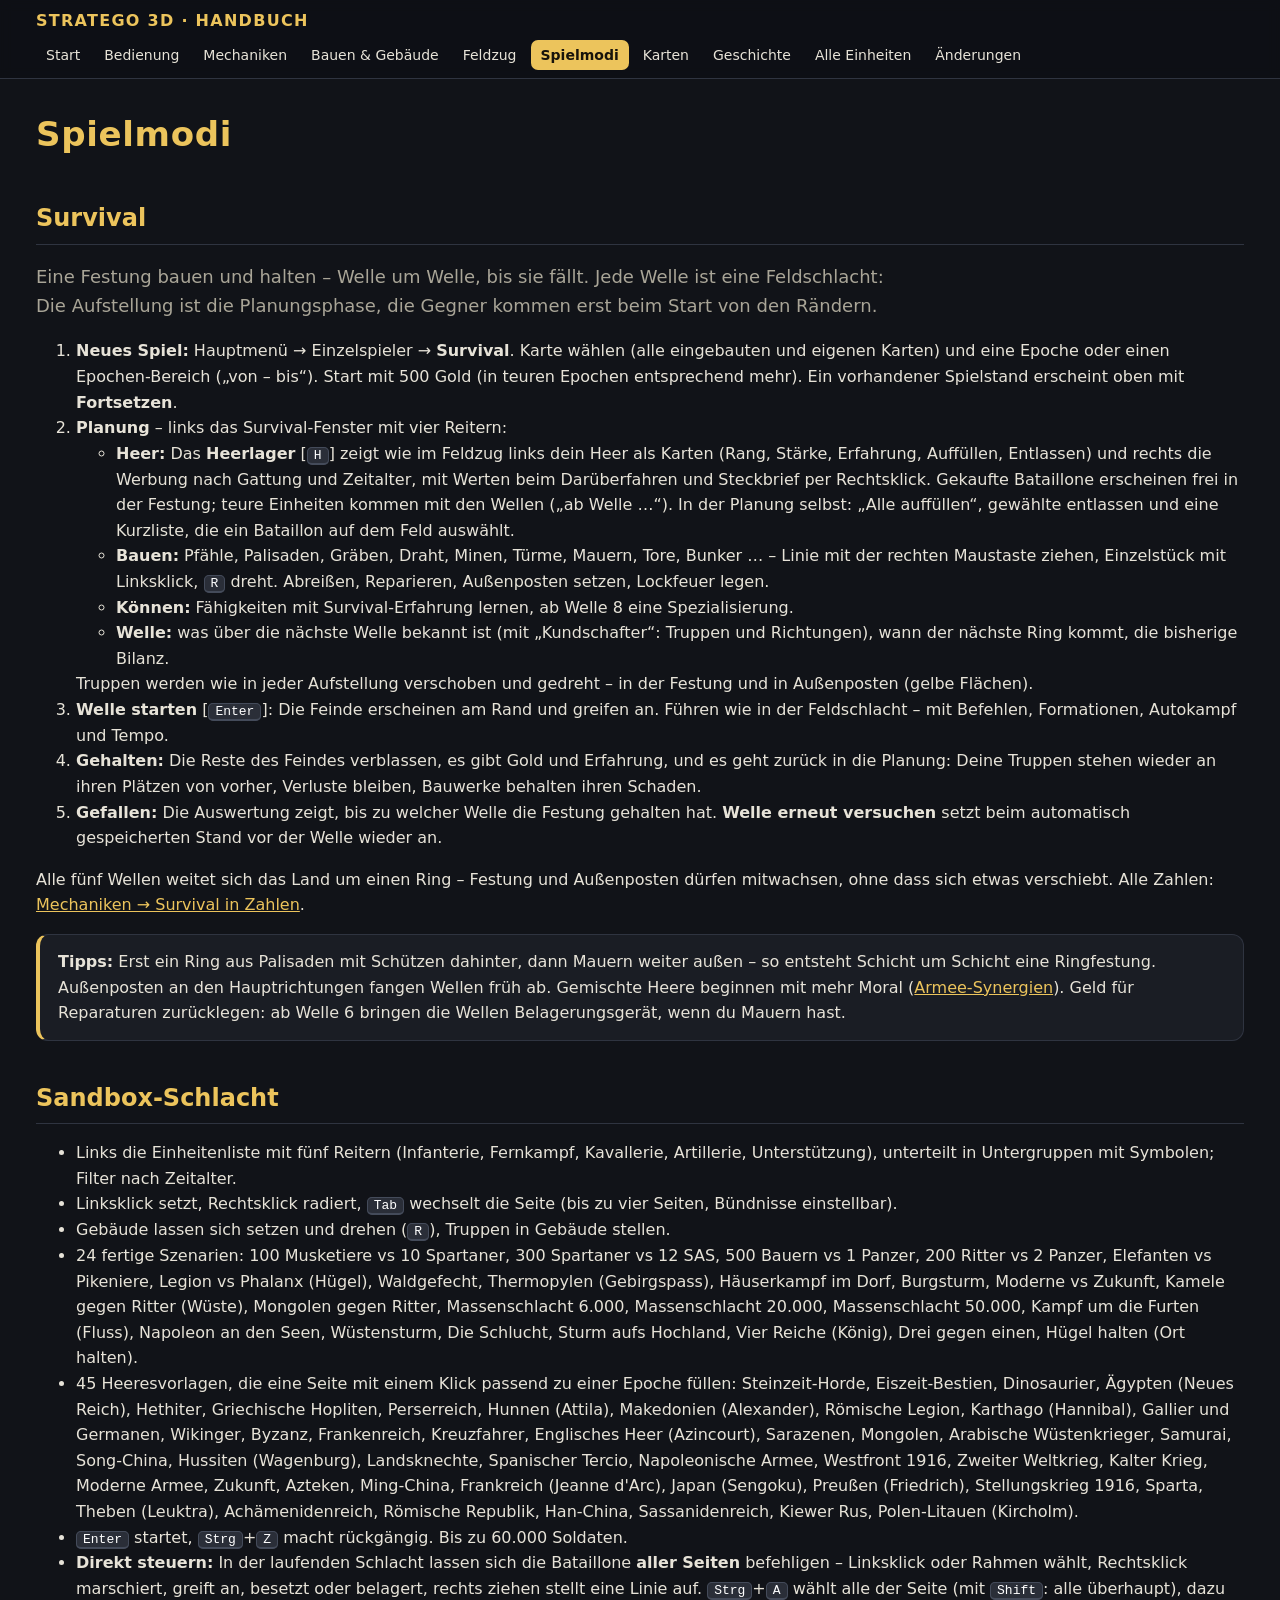
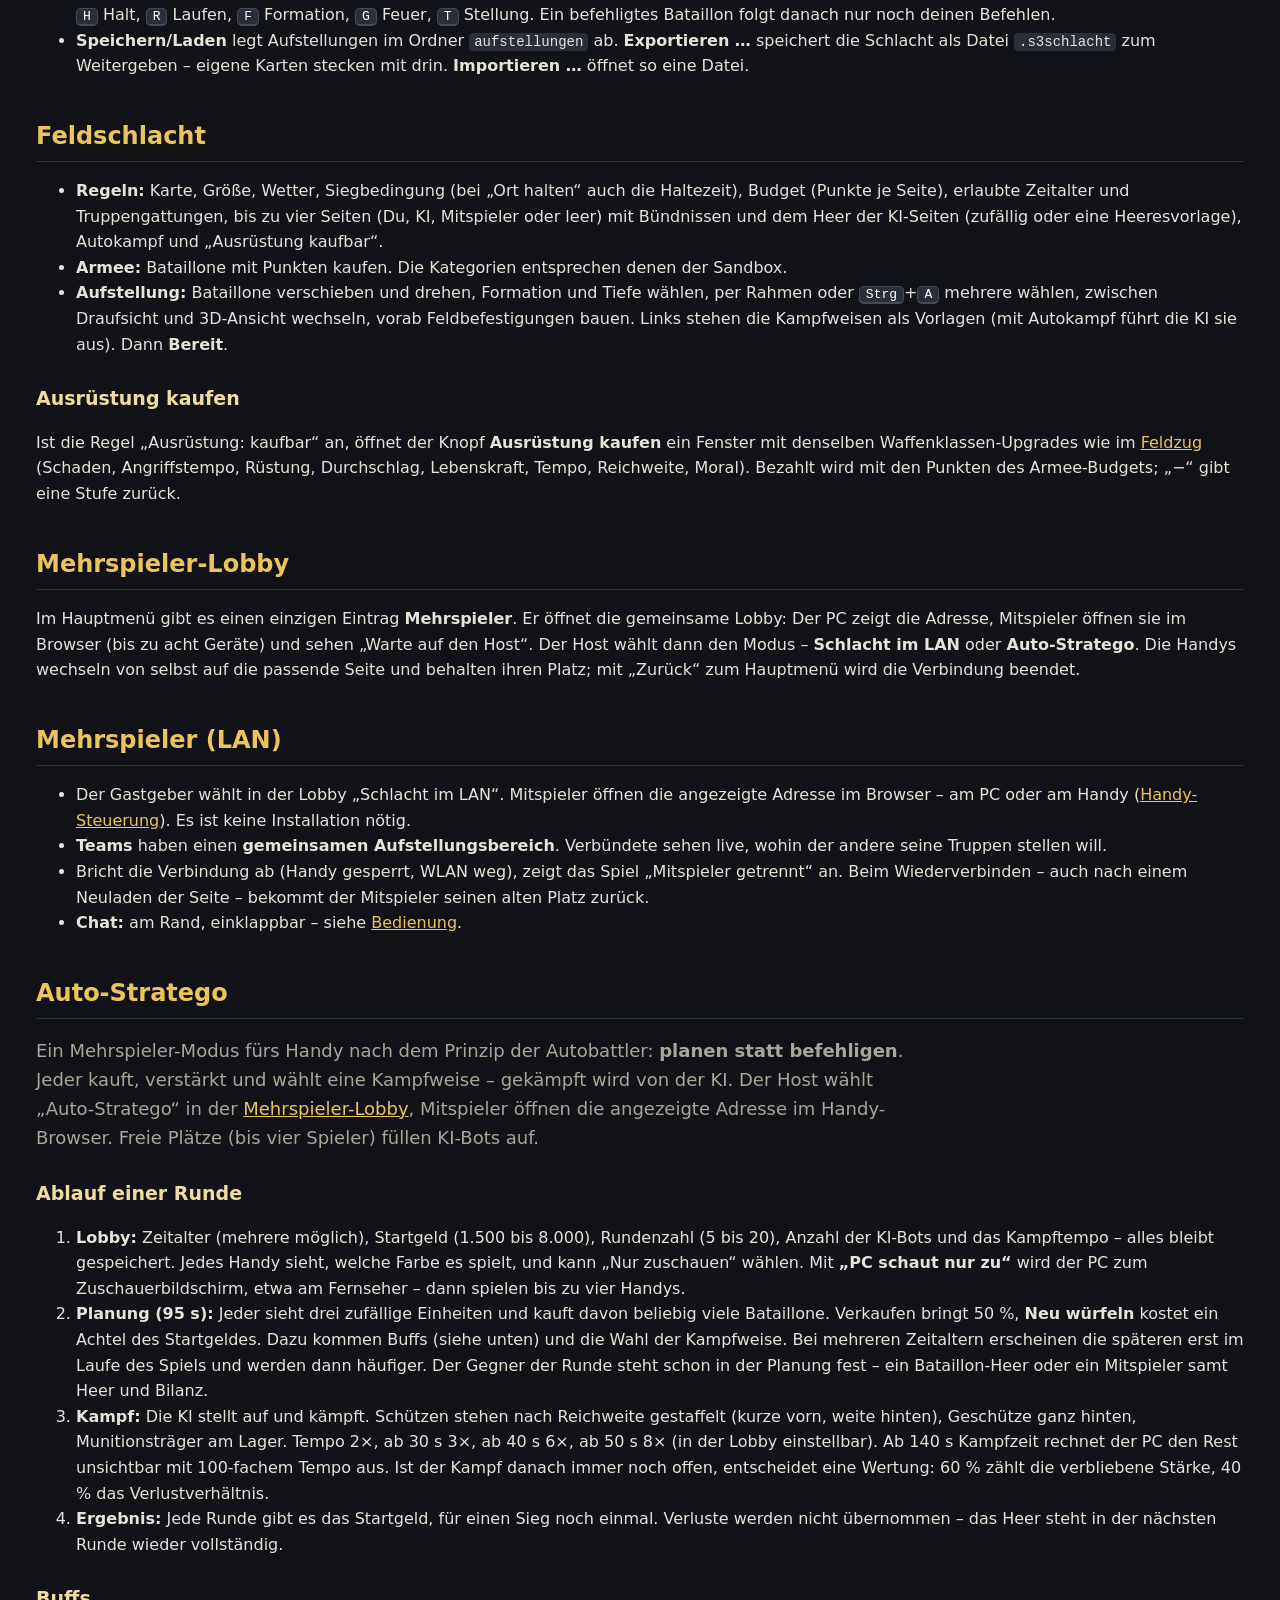
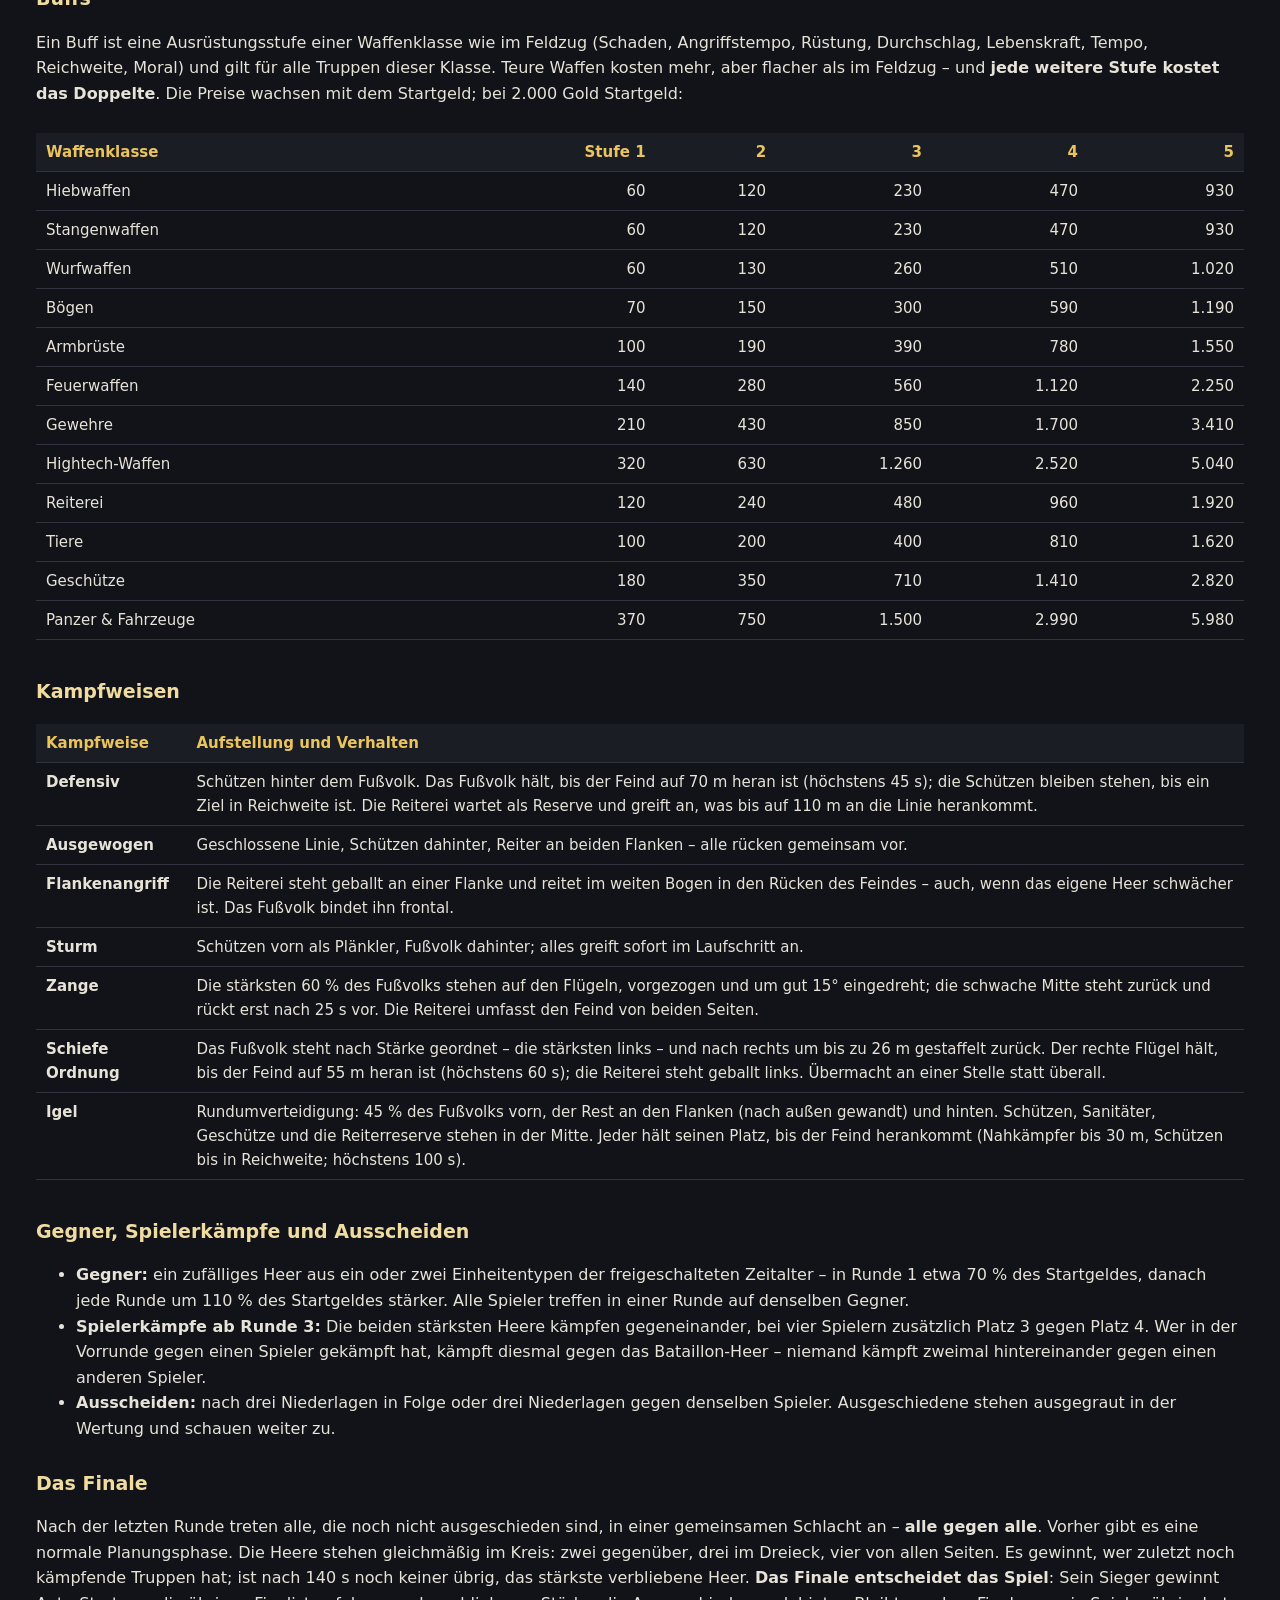
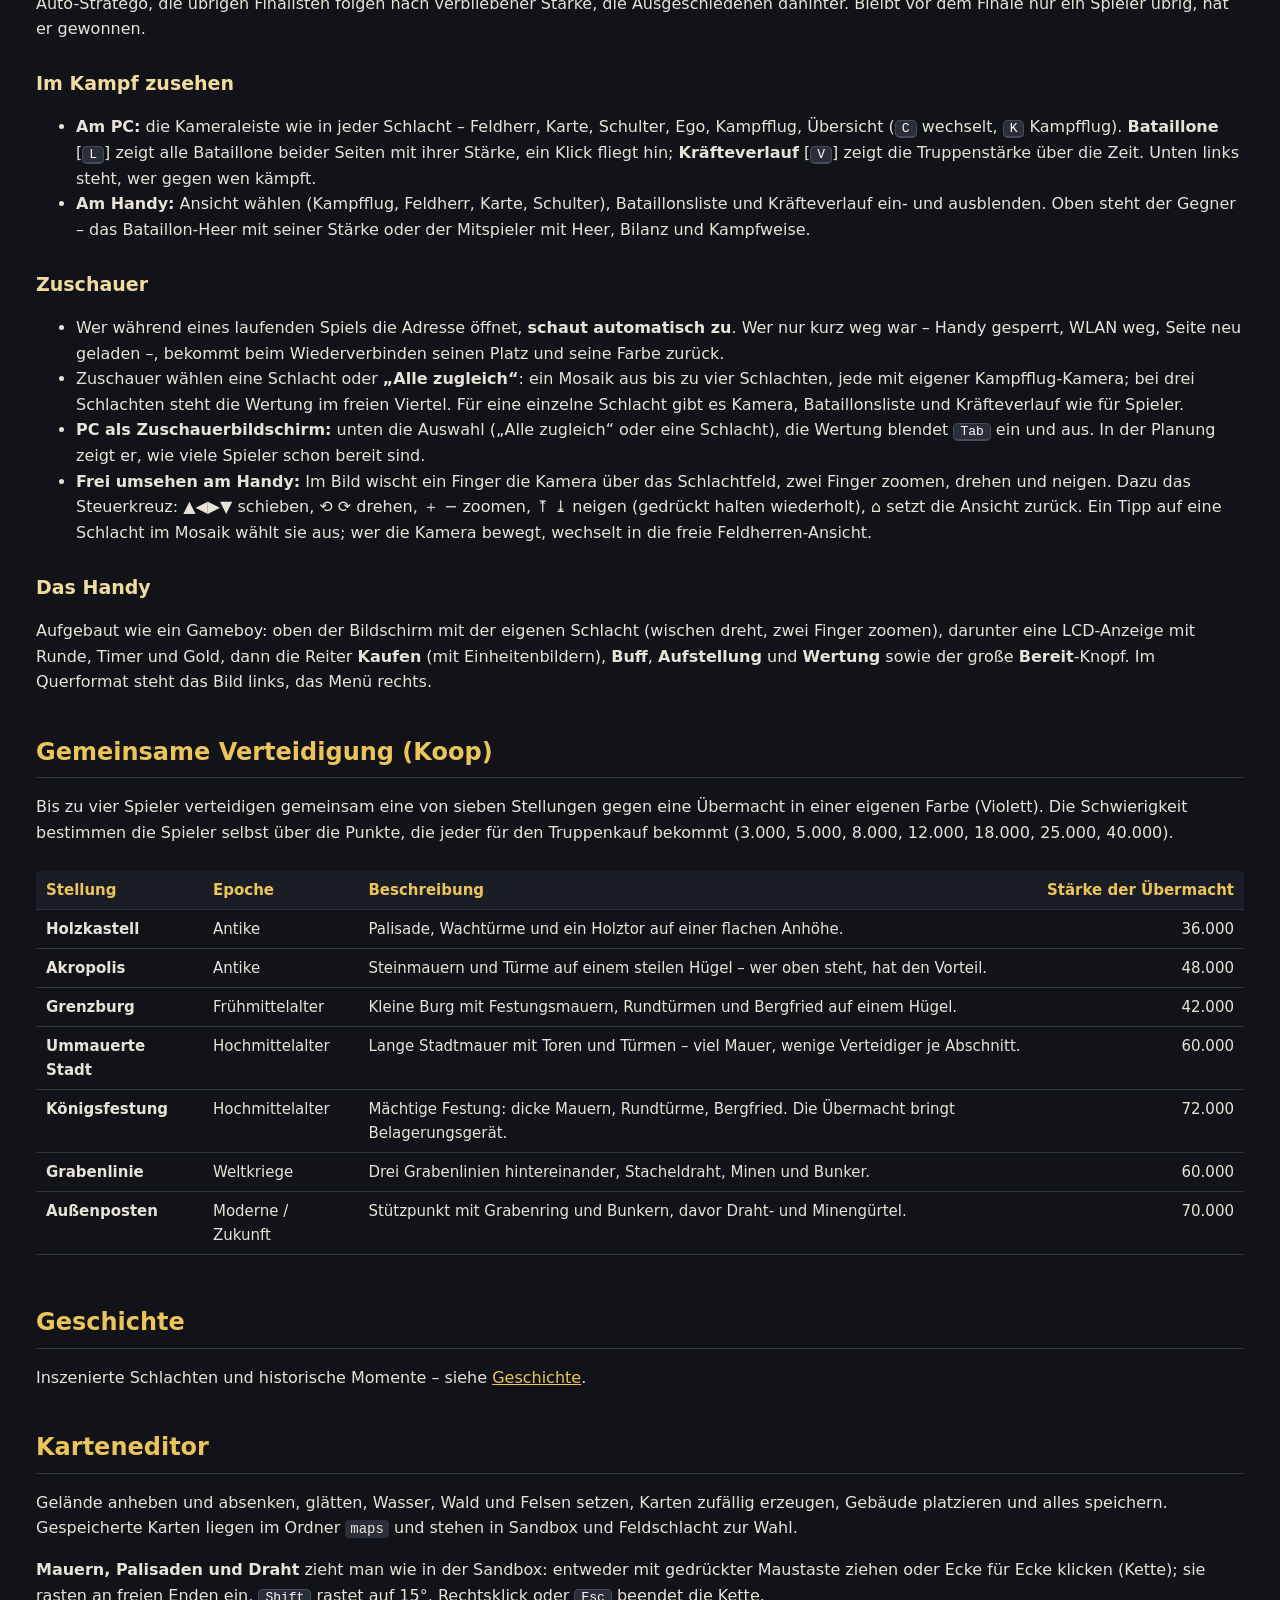
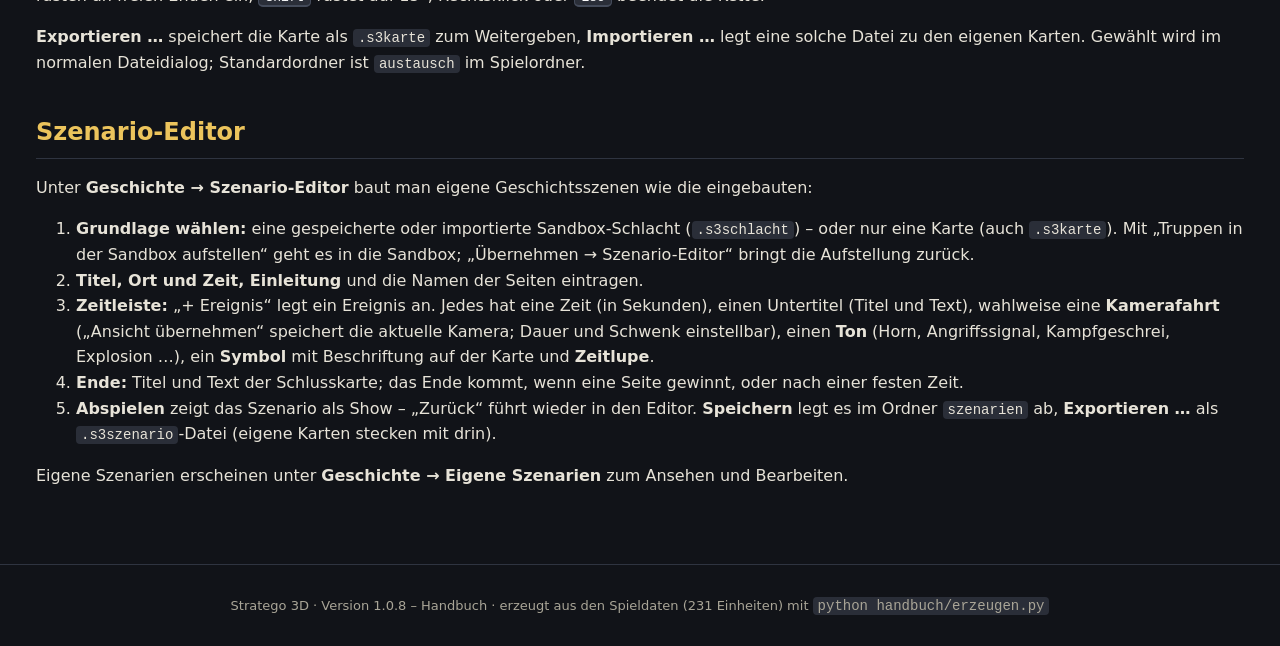
<file: modi.html>
<!doctype html>
<html lang="de"><head><meta charset="utf-8"><meta name="viewport" content="width=device-width,initial-scale=1">
<title>Spielmodi – Stratego 3D Handbuch</title><link rel="stylesheet" href="stil.css"></head>
<body><header class="top"><div class="in"><a class="logo" href="index.html">STRATEGO 3D · HANDBUCH</a>
<nav><a href="index.html">Start</a><a href="bedienung.html">Bedienung</a><a href="mechaniken.html">Mechaniken</a><a href="bauen.html">Bauen &amp; Gebäude</a><a href="feldzug.html">Feldzug</a><a href="modi.html" class=on>Spielmodi</a><a href="karten.html">Karten</a><a href="geschichte.html">Geschichte</a><a href="einheiten.html">Alle Einheiten</a><a href="changelog.html">Änderungen</a></nav></div></header>
<main>
<h1>Spielmodi</h1>

<h2 id="survival">Survival</h2>
<p class="lead">Eine Festung bauen und halten – Welle um Welle, bis sie fällt. Jede Welle ist eine Feldschlacht: Die
Aufstellung ist die Planungsphase, die Gegner kommen erst beim Start von den Rändern.</p>
<ol>
<li><b>Neues Spiel:</b> Hauptmenü → Einzelspieler → <b>Survival</b>. Karte wählen (alle eingebauten und eigenen Karten) und eine
Epoche oder einen Epochen-Bereich („von – bis“). Start mit 500 Gold (in teuren Epochen entsprechend mehr). Ein
vorhandener Spielstand erscheint oben mit <b>Fortsetzen</b>.</li>
<li><b>Planung</b> – links das Survival-Fenster mit vier Reitern:
<ul>
<li><b>Heer:</b> Das <b>Heerlager</b> [<kbd>H</kbd>] zeigt wie im Feldzug links dein Heer als Karten (Rang, Stärke,
Erfahrung, Auffüllen, Entlassen) und rechts die Werbung nach Gattung und Zeitalter, mit Werten beim Darüberfahren und Steckbrief
per Rechtsklick. Gekaufte Bataillone erscheinen frei in der Festung; teure Einheiten kommen mit den Wellen („ab Welle …“).
In der Planung selbst: „Alle auffüllen“, gewählte entlassen und eine Kurzliste, die ein Bataillon auf dem Feld auswählt.</li>
<li><b>Bauen:</b> Pfähle, Palisaden, Gräben, Draht, Minen, Türme, Mauern, Tore, Bunker … – Linie mit der rechten Maustaste ziehen,
Einzelstück mit Linksklick, <kbd>R</kbd> dreht. Abreißen, Reparieren, Außenposten setzen, Lockfeuer legen.</li>
<li><b>Können:</b> Fähigkeiten mit Survival-Erfahrung lernen, ab Welle 8 eine Spezialisierung.</li>
<li><b>Welle:</b> was über die nächste Welle bekannt ist (mit „Kundschafter“: Truppen und Richtungen), wann der nächste Ring kommt,
die bisherige Bilanz.</li>
</ul>
Truppen werden wie in jeder Aufstellung verschoben und gedreht – in der Festung und in Außenposten (gelbe Flächen).</li>
<li><b>Welle starten</b> [<kbd>Enter</kbd>]: Die Feinde erscheinen am Rand und greifen an. Führen wie in der Feldschlacht –
mit Befehlen, Formationen, Autokampf und Tempo.</li>
<li><b>Gehalten:</b> Die Reste des Feindes verblassen, es gibt Gold und Erfahrung, und es geht zurück in die Planung: Deine
Truppen stehen wieder an ihren Plätzen von vorher, Verluste bleiben, Bauwerke behalten ihren Schaden.</li>
<li><b>Gefallen:</b> Die Auswertung zeigt, bis zu welcher Welle die Festung gehalten hat. <b>Welle erneut versuchen</b> setzt beim
automatisch gespeicherten Stand vor der Welle wieder an.</li>
</ol>
<p>Alle fünf Wellen weitet sich das Land um einen Ring – Festung und Außenposten dürfen mitwachsen, ohne dass sich etwas
verschiebt. Alle Zahlen: <a href="mechaniken.html#survival">Mechaniken → Survival in Zahlen</a>.</p>
<div class="box tip"><b>Tipps:</b> Erst ein Ring aus Palisaden mit Schützen dahinter, dann Mauern weiter außen – so entsteht
Schicht um Schicht eine Ringfestung. Außenposten an den Hauptrichtungen fangen Wellen früh ab. Gemischte Heere beginnen mit mehr
Moral (<a href="mechaniken.html#synergien">Armee-Synergien</a>). Geld für Reparaturen zurücklegen: ab Welle 6 bringen die Wellen
Belagerungsgerät, wenn du Mauern hast.</div>

<h2>Sandbox-Schlacht</h2>
<ul>
<li>Links die Einheitenliste mit fünf Reitern (Infanterie, Fernkampf, Kavallerie, Artillerie, Unterstützung), unterteilt in
Untergruppen mit Symbolen; Filter nach Zeitalter.</li>
<li>Linksklick setzt, Rechtsklick radiert, <kbd>Tab</kbd> wechselt die Seite (bis zu vier Seiten, Bündnisse einstellbar).</li>
<li>Gebäude lassen sich setzen und drehen (<kbd>R</kbd>), Truppen in Gebäude stellen.</li>
<li>24 fertige Szenarien: 100 Musketiere vs 10 Spartaner, 300 Spartaner vs 12 SAS, 500 Bauern vs 1 Panzer, 200 Ritter vs 2 Panzer, Elefanten vs Pikeniere, Legion vs Phalanx (Hügel), Waldgefecht, Thermopylen (Gebirgspass), Häuserkampf im Dorf, Burgsturm, Moderne vs Zukunft, Kamele gegen Ritter (Wüste), Mongolen gegen Ritter, Massenschlacht 6.000, Massenschlacht 20.000, Massenschlacht 50.000, Kampf um die Furten (Fluss), Napoleon an den Seen, Wüstensturm, Die Schlucht, Sturm aufs Hochland, Vier Reiche (König), Drei gegen einen, Hügel halten (Ort halten).</li>
<li>45 Heeresvorlagen, die eine Seite mit einem Klick passend zu einer Epoche füllen: Steinzeit-Horde, Eiszeit-Bestien, Dinosaurier, Ägypten (Neues Reich), Hethiter, Griechische Hopliten, Perserreich, Hunnen (Attila), Makedonien (Alexander), Römische Legion, Karthago (Hannibal), Gallier und Germanen, Wikinger, Byzanz, Frankenreich, Kreuzfahrer, Englisches Heer (Azincourt), Sarazenen, Mongolen, Arabische Wüstenkrieger, Samurai, Song-China, Hussiten (Wagenburg), Landsknechte, Spanischer Tercio, Napoleonische Armee, Westfront 1916, Zweiter Weltkrieg, Kalter Krieg, Moderne Armee, Zukunft, Azteken, Ming-China, Frankreich (Jeanne d&#x27;Arc), Japan (Sengoku), Preußen (Friedrich), Stellungskrieg 1916, Sparta, Theben (Leuktra), Achämenidenreich, Römische Republik, Han-China, Sassanidenreich, Kiewer Rus, Polen-Litauen (Kircholm).</li>
<li><kbd>Enter</kbd> startet, <kbd>Strg</kbd>+<kbd>Z</kbd> macht rückgängig. Bis zu 60.000 Soldaten.</li>
<li><b>Direkt steuern:</b> In der laufenden Schlacht lassen sich die Bataillone <b>aller Seiten</b> befehligen – Linksklick oder
Rahmen wählt, Rechtsklick marschiert, greift an, besetzt oder belagert, rechts ziehen stellt eine Linie auf. <kbd>Strg</kbd>+<kbd>A</kbd>
wählt alle der Seite (mit <kbd>Shift</kbd>: alle überhaupt), dazu <kbd>H</kbd> Halt, <kbd>R</kbd> Laufen, <kbd>F</kbd> Formation,
<kbd>G</kbd> Feuer, <kbd>T</kbd> Stellung. Ein befehligtes Bataillon folgt danach nur noch deinen Befehlen.</li>
<li><b>Speichern/Laden</b> legt Aufstellungen im Ordner <code>aufstellungen</code> ab. <b>Exportieren …</b> speichert die Schlacht
als Datei <code>.s3schlacht</code> zum Weitergeben – eigene Karten stecken mit drin. <b>Importieren …</b> öffnet so eine Datei.</li>
</ul>

<h2>Feldschlacht</h2>
<ul>
<li><b>Regeln:</b> Karte, Größe, Wetter, Siegbedingung (bei „Ort halten“ auch die Haltezeit), Budget (Punkte je Seite),
erlaubte Zeitalter und Truppengattungen, bis zu vier Seiten (Du, KI, Mitspieler oder leer) mit Bündnissen und dem Heer der
KI-Seiten (zufällig oder eine Heeresvorlage), Autokampf und „Ausrüstung kaufbar“.</li>
<li><b>Armee:</b> Bataillone mit Punkten kaufen. Die Kategorien entsprechen denen der Sandbox.</li>
<li><b>Aufstellung:</b> Bataillone verschieben und drehen, Formation und Tiefe wählen, per Rahmen oder <kbd>Strg</kbd>+<kbd>A</kbd>
mehrere wählen, zwischen Draufsicht und 3D-Ansicht wechseln, vorab Feldbefestigungen bauen. Links stehen die Kampfweisen als
Vorlagen (mit Autokampf führt die KI sie aus). Dann <b>Bereit</b>.</li>
</ul>
<h3 id="ausruestung">Ausrüstung kaufen</h3>
<p>Ist die Regel „Ausrüstung: kaufbar“ an, öffnet der Knopf <b>Ausrüstung kaufen</b> ein Fenster mit denselben
Waffenklassen-Upgrades wie im <a href="feldzug.html">Feldzug</a> (Schaden, Angriffstempo, Rüstung, Durchschlag, Lebenskraft, Tempo,
Reichweite, Moral). Bezahlt wird mit den Punkten des Armee-Budgets; „−“ gibt eine Stufe zurück.</p>

<h2 id="lobby">Mehrspieler-Lobby</h2>
<p>Im Hauptmenü gibt es einen einzigen Eintrag <b>Mehrspieler</b>. Er öffnet die gemeinsame Lobby: Der PC zeigt die Adresse,
Mitspieler öffnen sie im Browser (bis zu acht Geräte) und sehen „Warte auf den Host“. Der Host wählt dann den Modus –
<b>Schlacht im LAN</b> oder <b>Auto-Stratego</b>. Die Handys wechseln von selbst auf die passende Seite und behalten ihren
Platz; mit „Zurück“ zum Hauptmenü wird die Verbindung beendet.</p>

<h2>Mehrspieler (LAN)</h2>
<ul>
<li>Der Gastgeber wählt in der Lobby „Schlacht im LAN“. Mitspieler öffnen die angezeigte Adresse im Browser – am PC oder am Handy
(<a href="bedienung.html">Handy-Steuerung</a>). Es ist keine Installation nötig.</li>
<li><b>Teams</b> haben einen <b>gemeinsamen Aufstellungsbereich</b>. Verbündete sehen live, wohin der andere seine Truppen
stellen will.</li>
<li>Bricht die Verbindung ab (Handy gesperrt, WLAN weg), zeigt das Spiel „Mitspieler getrennt“ an. Beim Wiederverbinden – auch
nach einem Neuladen der Seite – bekommt der Mitspieler seinen alten Platz zurück.</li>
<li><b>Chat:</b> am Rand, einklappbar – siehe <a href="bedienung.html">Bedienung</a>.</li>
</ul>

<h2 id="auto">Auto-Stratego</h2>
<p class="lead">Ein Mehrspieler-Modus fürs Handy nach dem Prinzip der Autobattler: <b>planen statt befehligen</b>. Jeder kauft,
verstärkt und wählt eine Kampfweise – gekämpft wird von der KI. Der Host wählt „Auto-Stratego“ in der
<a href="#lobby">Mehrspieler-Lobby</a>, Mitspieler öffnen die angezeigte Adresse im Handy-Browser. Freie Plätze (bis vier Spieler) füllen KI-Bots auf.</p>
<h3>Ablauf einer Runde</h3>
<ol>
<li><b>Lobby:</b> Zeitalter (mehrere möglich), Startgeld (1.500 bis 8.000), Rundenzahl (5 bis 20), Anzahl der KI-Bots und das
Kampftempo – alles bleibt gespeichert. Jedes Handy sieht, welche Farbe es spielt, und kann „Nur zuschauen“ wählen. Mit
<b>„PC schaut nur zu“</b> wird der PC zum Zuschauerbildschirm, etwa am Fernseher – dann spielen bis zu vier Handys.</li>
<li><b>Planung (95 s):</b> Jeder sieht drei zufällige Einheiten und kauft davon beliebig viele Bataillone.
Verkaufen bringt 50 %, <b>Neu würfeln</b> kostet ein Achtel des Startgeldes. Dazu kommen Buffs (siehe unten) und die Wahl der
Kampfweise. Bei mehreren Zeitaltern erscheinen die späteren erst im Laufe des Spiels und werden dann häufiger. Der Gegner der
Runde steht schon in der Planung fest – ein Bataillon-Heer oder ein Mitspieler samt Heer und Bilanz.</li>
<li><b>Kampf:</b> Die KI stellt auf und kämpft. Schützen stehen nach Reichweite gestaffelt (kurze vorn, weite hinten), Geschütze
ganz hinten, Munitionsträger am Lager. Tempo 2×, ab 30 s 3×, ab 40 s 6×, ab 50 s 8× (in der Lobby einstellbar). Ab
140 s Kampfzeit rechnet der PC den Rest unsichtbar mit 100-fachem Tempo aus. Ist der Kampf danach immer noch
offen, entscheidet eine Wertung: 60 % zählt die verbliebene Stärke, 40 % das Verlustverhältnis.</li>
<li><b>Ergebnis:</b> Jede Runde gibt es das Startgeld, für einen Sieg noch einmal. Verluste werden nicht übernommen – das Heer
steht in der nächsten Runde wieder vollständig.</li>
</ol>
<h3>Buffs</h3>
<p>Ein Buff ist eine Ausrüstungsstufe einer Waffenklasse wie im Feldzug (Schaden, Angriffstempo, Rüstung, Durchschlag, Lebenskraft,
Tempo, Reichweite, Moral) und gilt für alle Truppen dieser Klasse. Teure Waffen kosten mehr, aber flacher als im Feldzug – und
<b>jede weitere Stufe kostet das Doppelte</b>. Die Preise wachsen mit dem Startgeld; bei 2.000 Gold Startgeld:</p>
<div class="tbl"><table><tr><th>Waffenklasse</th><th class=num>Stufe 1</th><th class=num>2</th><th class=num>3</th><th class=num>4</th>
<th class=num>5</th></tr><tr><td>Hiebwaffen</td><td class=num>60</td><td class=num>120</td><td class=num>230</td><td class=num>470</td><td class=num>930</td></tr><tr><td>Stangenwaffen</td><td class=num>60</td><td class=num>120</td><td class=num>230</td><td class=num>470</td><td class=num>930</td></tr><tr><td>Wurfwaffen</td><td class=num>60</td><td class=num>130</td><td class=num>260</td><td class=num>510</td><td class=num>1.020</td></tr><tr><td>Bögen</td><td class=num>70</td><td class=num>150</td><td class=num>300</td><td class=num>590</td><td class=num>1.190</td></tr><tr><td>Armbrüste</td><td class=num>100</td><td class=num>190</td><td class=num>390</td><td class=num>780</td><td class=num>1.550</td></tr><tr><td>Feuerwaffen</td><td class=num>140</td><td class=num>280</td><td class=num>560</td><td class=num>1.120</td><td class=num>2.250</td></tr><tr><td>Gewehre</td><td class=num>210</td><td class=num>430</td><td class=num>850</td><td class=num>1.700</td><td class=num>3.410</td></tr><tr><td>Hightech-Waffen</td><td class=num>320</td><td class=num>630</td><td class=num>1.260</td><td class=num>2.520</td><td class=num>5.040</td></tr><tr><td>Reiterei</td><td class=num>120</td><td class=num>240</td><td class=num>480</td><td class=num>960</td><td class=num>1.920</td></tr><tr><td>Tiere</td><td class=num>100</td><td class=num>200</td><td class=num>400</td><td class=num>810</td><td class=num>1.620</td></tr><tr><td>Geschütze</td><td class=num>180</td><td class=num>350</td><td class=num>710</td><td class=num>1.410</td><td class=num>2.820</td></tr><tr><td>Panzer &amp; Fahrzeuge</td><td class=num>370</td><td class=num>750</td><td class=num>1.500</td><td class=num>2.990</td><td class=num>5.980</td></tr></table></div>
<h3>Kampfweisen</h3>
<div class="tbl"><table><tr><th>Kampfweise</th><th>Aufstellung und Verhalten</th></tr>
<tr><td><b>Defensiv</b></td><td>Schützen hinter dem Fußvolk. Das Fußvolk hält, bis der Feind auf 70 m heran ist (höchstens 45 s);
die Schützen bleiben stehen, bis ein Ziel in Reichweite ist. Die Reiterei wartet als Reserve und greift an, was bis auf 110 m an
die Linie herankommt.</td></tr>
<tr><td><b>Ausgewogen</b></td><td>Geschlossene Linie, Schützen dahinter, Reiter an beiden Flanken – alle rücken gemeinsam vor.</td></tr>
<tr><td><b>Flankenangriff</b></td><td>Die Reiterei steht geballt an einer Flanke und reitet im weiten Bogen in den Rücken des
Feindes – auch, wenn das eigene Heer schwächer ist. Das Fußvolk bindet ihn frontal.</td></tr>
<tr><td><b>Sturm</b></td><td>Schützen vorn als Plänkler, Fußvolk dahinter; alles greift sofort im Laufschritt an.</td></tr>
<tr><td><b>Zange</b></td><td>Die stärksten 60 % des Fußvolks stehen auf den Flügeln, vorgezogen und um gut 15° eingedreht; die
schwache Mitte steht zurück und rückt erst nach 25 s vor. Die Reiterei umfasst den Feind von beiden Seiten.</td></tr>
<tr><td><b>Schiefe Ordnung</b></td><td>Das Fußvolk steht nach Stärke geordnet – die stärksten links – und nach rechts um bis zu
26 m gestaffelt zurück. Der rechte Flügel hält, bis der Feind auf 55 m heran ist (höchstens 60 s); die Reiterei steht geballt
links. Übermacht an einer Stelle statt überall.</td></tr>
<tr><td><b>Igel</b></td><td>Rundumverteidigung: 45 % des Fußvolks vorn, der Rest an den Flanken (nach außen gewandt) und hinten.
Schützen, Sanitäter, Geschütze und die Reiterreserve stehen in der Mitte. Jeder hält seinen Platz, bis der Feind herankommt
(Nahkämpfer bis 30 m, Schützen bis in Reichweite; höchstens 100 s).</td></tr>
</table></div>
<h3>Gegner, Spielerkämpfe und Ausscheiden</h3>
<ul>
<li><b>Gegner:</b> ein zufälliges Heer aus ein oder zwei Einheitentypen der freigeschalteten Zeitalter – in Runde 1 etwa 70 %
des Startgeldes, danach jede Runde um 110 % des Startgeldes stärker. Alle Spieler treffen in einer Runde auf denselben Gegner.</li>
<li><b>Spielerkämpfe ab Runde 3:</b> Die beiden stärksten Heere kämpfen gegeneinander, bei vier Spielern zusätzlich Platz 3 gegen
Platz 4. Wer in der Vorrunde gegen einen Spieler gekämpft hat, kämpft diesmal gegen das Bataillon-Heer – niemand kämpft zweimal
hintereinander gegen einen anderen Spieler.</li>
<li><b>Ausscheiden:</b> nach drei Niederlagen in Folge oder drei Niederlagen gegen denselben Spieler. Ausgeschiedene stehen
ausgegraut in der Wertung und schauen weiter zu.</li>
</ul>
<h3>Das Finale</h3>
<p>Nach der letzten Runde treten alle, die noch nicht ausgeschieden sind, in einer gemeinsamen Schlacht an – <b>alle gegen alle</b>.
Vorher gibt es eine normale Planungsphase. Die Heere stehen gleichmäßig im Kreis: zwei gegenüber, drei im Dreieck, vier von allen
Seiten. Es gewinnt, wer zuletzt noch kämpfende Truppen hat; ist nach 140 s noch keiner übrig, das stärkste
verbliebene Heer. <b>Das Finale entscheidet das Spiel</b>: Sein Sieger gewinnt Auto-Stratego, die übrigen Finalisten folgen nach
verbliebener Stärke, die Ausgeschiedenen dahinter. Bleibt vor dem Finale nur ein Spieler übrig, hat er gewonnen.</p>
<h3>Im Kampf zusehen</h3>
<ul>
<li><b>Am PC:</b> die Kameraleiste wie in jeder Schlacht – Feldherr, Karte, Schulter, Ego, Kampfflug, Übersicht
(<kbd>C</kbd> wechselt, <kbd>K</kbd> Kampfflug). <b>Bataillone</b> [<kbd>L</kbd>] zeigt alle Bataillone beider Seiten mit ihrer
Stärke, ein Klick fliegt hin; <b>Kräfteverlauf</b> [<kbd>V</kbd>] zeigt die Truppenstärke über die Zeit. Unten links steht, wer
gegen wen kämpft.</li>
<li><b>Am Handy:</b> Ansicht wählen (Kampfflug, Feldherr, Karte, Schulter), Bataillonsliste und Kräfteverlauf ein- und ausblenden.
Oben steht der Gegner – das Bataillon-Heer mit seiner Stärke oder der Mitspieler mit Heer, Bilanz und Kampfweise.</li>
</ul>
<h3>Zuschauer</h3>
<ul>
<li>Wer während eines laufenden Spiels die Adresse öffnet, <b>schaut automatisch zu</b>. Wer nur kurz weg war – Handy gesperrt,
WLAN weg, Seite neu geladen –, bekommt beim Wiederverbinden seinen Platz und seine Farbe zurück.</li>
<li>Zuschauer wählen eine Schlacht oder <b>„Alle zugleich“</b>: ein Mosaik aus bis zu vier Schlachten, jede mit eigener
Kampfflug-Kamera; bei drei Schlachten steht die Wertung im freien Viertel. Für eine einzelne Schlacht gibt es Kamera,
Bataillonsliste und Kräfteverlauf wie für Spieler.</li>
<li><b>PC als Zuschauerbildschirm:</b> unten die Auswahl („Alle zugleich“ oder eine Schlacht), die Wertung blendet <kbd>Tab</kbd>
ein und aus. In der Planung zeigt er, wie viele Spieler schon bereit sind.</li>
<li><b>Frei umsehen am Handy:</b> Im Bild wischt ein Finger die Kamera über das Schlachtfeld, zwei Finger zoomen, drehen und
neigen. Dazu das Steuerkreuz: ▲◀▶▼ schieben, ⟲ ⟳ drehen, ＋ − zoomen, ⤒ ⤓ neigen (gedrückt halten wiederholt), ⌂ setzt die Ansicht
zurück. Ein Tipp auf eine Schlacht im Mosaik wählt sie aus; wer die Kamera bewegt, wechselt in die freie Feldherren-Ansicht.</li>
</ul>
<h3>Das Handy</h3>
<p>Aufgebaut wie ein Gameboy: oben der Bildschirm mit der eigenen Schlacht (wischen dreht, zwei Finger zoomen), darunter eine
LCD-Anzeige mit Runde, Timer und Gold, dann die Reiter <b>Kaufen</b> (mit Einheitenbildern), <b>Buff</b>, <b>Aufstellung</b> und
<b>Wertung</b> sowie der große <b>Bereit</b>-Knopf. Im Querformat steht das Bild links, das Menü rechts.</p>

<h2>Gemeinsame Verteidigung (Koop)</h2>
<p>Bis zu vier Spieler verteidigen gemeinsam eine von sieben Stellungen gegen eine Übermacht in einer eigenen Farbe (Violett).
Die Schwierigkeit bestimmen die Spieler selbst über die Punkte, die jeder für den Truppenkauf bekommt
(3.000, 5.000, 8.000, 12.000, 18.000, 25.000, 40.000).</p>
<div class="tbl"><table><tr><th>Stellung</th><th>Epoche</th><th>Beschreibung</th><th class=num>Stärke der Übermacht</th></tr><tr><td><b>Holzkastell</b></td><td>Antike</td><td>Palisade, Wachtürme und ein Holztor auf einer flachen Anhöhe.</td><td class=num>36.000</td></tr><tr><td><b>Akropolis</b></td><td>Antike</td><td>Steinmauern und Türme auf einem steilen Hügel – wer oben steht, hat den Vorteil.</td><td class=num>48.000</td></tr><tr><td><b>Grenzburg</b></td><td>Frühmittelalter</td><td>Kleine Burg mit Festungsmauern, Rundtürmen und Bergfried auf einem Hügel.</td><td class=num>42.000</td></tr><tr><td><b>Ummauerte Stadt</b></td><td>Hochmittelalter</td><td>Lange Stadtmauer mit Toren und Türmen – viel Mauer, wenige Verteidiger je Abschnitt.</td><td class=num>60.000</td></tr><tr><td><b>Königsfestung</b></td><td>Hochmittelalter</td><td>Mächtige Festung: dicke Mauern, Rundtürme, Bergfried. Die Übermacht bringt Belagerungsgerät.</td><td class=num>72.000</td></tr><tr><td><b>Grabenlinie</b></td><td>Weltkriege</td><td>Drei Grabenlinien hintereinander, Stacheldraht, Minen und Bunker.</td><td class=num>60.000</td></tr><tr><td><b>Außenposten</b></td><td>Moderne / Zukunft</td><td>Stützpunkt mit Grabenring und Bunkern, davor Draht- und Minengürtel.</td><td class=num>70.000</td></tr></table></div>

<h2>Geschichte</h2>
<p>Inszenierte Schlachten und historische Momente – siehe <a href="geschichte.html">Geschichte</a>.</p>

<h2>Karteneditor</h2>
<p>Gelände anheben und absenken, glätten, Wasser, Wald und Felsen setzen, Karten zufällig erzeugen, Gebäude platzieren und alles
speichern. Gespeicherte Karten liegen im Ordner <code>maps</code> und stehen in Sandbox und Feldschlacht zur Wahl.</p>
<p><b>Mauern, Palisaden und Draht</b> zieht man wie in der Sandbox: entweder mit gedrückter Maustaste ziehen oder Ecke für Ecke
klicken (Kette); sie rasten an freien Enden ein, <kbd>Shift</kbd> rastet auf 15°, Rechtsklick oder <kbd>Esc</kbd> beendet die Kette.</p>
<p><b>Exportieren …</b> speichert die Karte als <code>.s3karte</code> zum Weitergeben, <b>Importieren …</b> legt eine solche Datei zu den
eigenen Karten. Gewählt wird im normalen Dateidialog; Standardordner ist <code>austausch</code> im Spielordner.</p>

<h2 id="szenario">Szenario-Editor</h2>
<p>Unter <b>Geschichte → Szenario-Editor</b> baut man eigene Geschichtsszenen wie die eingebauten:</p>
<ol>
<li><b>Grundlage wählen:</b> eine gespeicherte oder importierte Sandbox-Schlacht (<code>.s3schlacht</code>) – oder nur eine Karte
(auch <code>.s3karte</code>). Mit „Truppen in der Sandbox aufstellen“ geht es in die Sandbox; „Übernehmen → Szenario-Editor“
bringt die Aufstellung zurück.</li>
<li><b>Titel, Ort und Zeit, Einleitung</b> und die Namen der Seiten eintragen.</li>
<li><b>Zeitleiste:</b> „+ Ereignis“ legt ein Ereignis an. Jedes hat eine Zeit (in Sekunden), einen Untertitel (Titel und Text),
wahlweise eine <b>Kamerafahrt</b> („Ansicht übernehmen“ speichert die aktuelle Kamera; Dauer und Schwenk einstellbar), einen
<b>Ton</b> (Horn, Angriffssignal, Kampfgeschrei, Explosion …), ein <b>Symbol</b> mit Beschriftung auf der Karte und
<b>Zeitlupe</b>.</li>
<li><b>Ende:</b> Titel und Text der Schlusskarte; das Ende kommt, wenn eine Seite gewinnt, oder nach einer festen Zeit.</li>
<li><b>Abspielen</b> zeigt das Szenario als Show – „Zurück“ führt wieder in den Editor. <b>Speichern</b> legt es im Ordner
<code>szenarien</code> ab, <b>Exportieren …</b> als <code>.s3szenario</code>-Datei (eigene Karten stecken mit drin).</li>
</ol>
<p>Eigene Szenarien erscheinen unter <b>Geschichte → Eigene Szenarien</b> zum Ansehen und Bearbeiten.</p>
</main>
<footer>Stratego 3D · Version 1.0.8 – Handbuch · erzeugt aus den Spieldaten (231 Einheiten) mit
<code>python handbuch/erzeugen.py</code></footer>
<script>
document.querySelectorAll('table.sortable').forEach(tb=>{
 tb.querySelectorAll('th.s').forEach((th,i)=>{let asc=true;th.addEventListener('click',()=>{
  const rows=[...tb.tBodies[0].rows];const col=th.cellIndex;
  rows.sort((a,b)=>{const x=a.cells[col].dataset.v??a.cells[col].innerText,y=b.cells[col].dataset.v??b.cells[col].innerText;
   const nx=parseFloat(x),ny=parseFloat(y);const r=(!isNaN(nx)&&!isNaN(ny))?nx-ny:x.localeCompare(y,'de');return asc?r:-r});
  asc=!asc;rows.forEach(r=>tb.tBodies[0].appendChild(r));});});});
const q=document.getElementById('q'),fe=document.getElementById('fe'),fc=document.getElementById('fc');
function flt(){const s=(q?q.value:'').toLowerCase(),e=fe?fe.value:'',c=fc?fc.value:'';
 document.querySelectorAll('[data-f]').forEach(el=>{const ok=(!s||el.dataset.f.includes(s))&&(!e||el.dataset.era===e)&&(!c||el.dataset.cat===c);
  el.style.display=ok?'':'none';});}
[q,fe,fc].forEach(x=>x&&x.addEventListener('input',flt));
</script></body></html>
</file>
<file: stil.css>
:root{--bg:#111318;--panel:#1a1d24;--panel2:#22262f;--tx:#e7e3d8;--mut:#a9a597;--gold:#ecc45c;--gold2:#c99a33;
--red:#d9584a;--blue:#5b8bd9;--line:#2f3440;--ok:#7fbf6a}
*{box-sizing:border-box}
html{scroll-behavior:smooth}
body{margin:0;background:var(--bg);color:var(--tx);font:16px/1.6 "Segoe UI",system-ui,-apple-system,Roboto,sans-serif}
a{color:var(--gold)}a:hover{color:#fff}
header.top{position:sticky;top:0;z-index:10;background:rgba(14,16,21,.96);border-bottom:1px solid var(--line);
  backdrop-filter:blur(6px)}
header.top .in{max-width:1240px;margin:0 auto;padding:8px 16px;display:flex;gap:6px 14px;align-items:center;flex-wrap:wrap}
header.top .logo{font-weight:800;letter-spacing:.08em;color:var(--gold);text-decoration:none;margin-right:10px}
header.top nav{display:flex;flex-wrap:wrap;gap:4px}
header.top nav a{color:var(--tx);text-decoration:none;padding:4px 10px;border-radius:7px;font-size:14px}
header.top nav a:hover{background:var(--panel2)}
header.top nav a.on{background:var(--gold);color:#17130b;font-weight:700}
.sub{max-width:1240px;margin:0 auto;padding:0 16px 8px;display:flex;flex-wrap:wrap;gap:4px}
.sub a{font-size:13px;padding:3px 9px;border:1px solid var(--line);border-radius:999px;text-decoration:none;color:var(--mut)}
.sub a.on,.sub a:hover{border-color:var(--gold2);color:var(--gold)}
main{max-width:1240px;margin:0 auto;padding:22px 16px 60px}
h1{font-size:34px;margin:6px 0 4px;color:var(--gold);letter-spacing:.02em}
h2{font-size:24px;margin:38px 0 10px;color:var(--gold);border-bottom:1px solid var(--line);padding-bottom:6px}
h3{font-size:19px;margin:26px 0 8px;color:#f1dca0}
p.lead{font-size:18px;color:var(--mut);max-width:880px}
.box{background:var(--panel);border:1px solid var(--line);border-radius:12px;padding:14px 18px;margin:14px 0}
.box.tip{border-left:4px solid var(--gold)}
.box.warn{border-left:4px solid var(--red)}
.trailer{margin:18px 0 26px}
.tr-frame{position:relative;border-radius:14px;overflow:hidden;background:#000;border:1px solid var(--gold2);
  box-shadow:0 0 0 4px rgba(236,196,92,.08),0 0 46px rgba(236,196,92,.16),0 22px 60px rgba(0,0,0,.65)}
.tr-frame video{display:block;width:100%;aspect-ratio:16/9;background:#000}
.tr-cap{display:flex;flex-wrap:wrap;align-items:center;gap:6px 14px;margin-top:10px;color:var(--mut);font-size:14px}
.tr-cap .tr-tag{background:var(--gold);color:#17130b;font-weight:800;letter-spacing:.12em;text-transform:uppercase;
  font-size:12px;padding:3px 10px;border-radius:999px}
.tr-cap a{margin-left:auto;text-decoration:none;border:1px solid var(--line);border-radius:999px;padding:3px 12px}
.tr-cap a:hover{border-color:var(--gold2)}
.grid{display:grid;grid-template-columns:repeat(auto-fill,minmax(260px,1fr));gap:14px}
.tile{display:block;background:var(--panel);border:1px solid var(--line);border-radius:12px;padding:14px 16px;text-decoration:none;color:var(--tx)}
.tile:hover{border-color:var(--gold2);background:var(--panel2)}
.tile b{color:var(--gold);font-size:18px}.tile span{display:block;color:var(--mut);font-size:14px;margin-top:4px}
table{border-collapse:collapse;width:100%;margin:10px 0;font-size:15px}
th,td{text-align:left;padding:7px 10px;border-bottom:1px solid var(--line);vertical-align:top}
th{color:var(--gold);font-weight:700;background:var(--panel)}
tr:hover td{background:rgba(255,255,255,.02)}
.tbl{overflow-x:auto}
kbd{background:#2a2e38;border:1px solid #444b5a;border-bottom-width:2px;border-radius:5px;padding:0 6px;font:13px/1.6 Consolas,monospace;color:#fff}
code{background:#2a2e38;border-radius:4px;padding:1px 5px;font-size:14px}
.unit{display:grid;grid-template-columns:360px 1fr;gap:18px;background:var(--panel);border:1px solid var(--line);
  border-radius:14px;padding:14px;margin:16px 0;scroll-margin-top:110px}
.unit:target{border-color:var(--gold);box-shadow:0 0 0 2px rgba(236,196,92,.35)}
.unit img.pic{width:100%;height:auto;aspect-ratio:3/2;border-radius:10px;display:block;background:#2b3b22}
.unit h3{margin:0 0 2px;display:flex;align-items:center;gap:10px;flex-wrap:wrap}
.unit .meta{color:var(--mut);font-size:14px;margin-bottom:8px}
.unit .cost{display:inline-block;background:var(--panel2);border:1px solid var(--line);border-radius:8px;padding:3px 10px;
  margin:2px 6px 6px 0;font-size:14px}
.unit .cost b{color:var(--gold)}
.unit .desc{margin:6px 0;color:#d8d3c4}
.unit .role{margin:6px 0;font-style:italic;color:#cfc8b2}
.unit ul{margin:4px 0 8px 0;padding-left:20px}
.unit li{margin:2px 0}
.cols{display:grid;grid-template-columns:1fr 1fr;gap:4px 18px}
.lab{font-weight:700;color:var(--gold);font-size:14px;text-transform:uppercase;letter-spacing:.05em;margin-top:8px}
.plus li::marker{content:"+  ";color:var(--ok);font-weight:800}
.minus li::marker{content:"–  ";color:var(--red);font-weight:800}
.stats{display:grid;grid-template-columns:1fr;gap:3px;margin-top:10px;font-size:13px}
.bar{display:flex;align-items:center;gap:8px}
.bar span.n{width:92px;color:var(--mut)}
.bar i{flex:1;height:7px;background:#2c313c;border-radius:4px;position:relative;overflow:hidden}
.bar i b{position:absolute;left:0;top:0;bottom:0;background:linear-gradient(90deg,var(--gold2),var(--gold));border-radius:4px}
.bar em{width:64px;text-align:right;font-style:normal;color:#ddd}
.tipline{background:rgba(236,196,92,.08);border:1px solid rgba(236,196,92,.3);border-radius:9px;padding:8px 12px;margin-top:10px}
.tipline b{color:var(--gold)}
.secret{position:relative;background:linear-gradient(135deg,rgba(236,196,92,.14),rgba(236,196,92,.04));
  border:1px solid rgba(236,196,92,.45);border-left:4px solid var(--gold);border-radius:10px;padding:10px 14px 10px 14px;margin-top:12px}
.secret b{display:block;color:var(--gold);font-size:13px;text-transform:uppercase;letter-spacing:.12em;margin-bottom:2px}
.unit.map{grid-template-columns:420px 1fr}
.unit.map .chips{margin-top:8px}
img.sym{width:30px;height:30px;vertical-align:middle;border-radius:6px;cursor:help}
.era{font-size:13px;border:1px solid var(--line);border-radius:999px;padding:1px 9px;color:var(--mut)}
.toc{columns:3 220px;font-size:14px;margin:6px 0}
.toc a{display:block;text-decoration:none;color:var(--tx);padding:1px 0}
.toc a:hover{color:var(--gold)}
.filter{display:flex;gap:8px;flex-wrap:wrap;margin:10px 0}
.filter input,.filter select{background:var(--panel2);color:var(--tx);border:1px solid var(--line);border-radius:8px;
  padding:7px 10px;font-size:15px}
th.s{cursor:pointer;white-space:nowrap}th.s:after{content:" ⇅";color:var(--mut);font-size:11px}
td.num,th.num{text-align:right;white-space:nowrap}
.thumb{width:72px;height:48px;object-fit:cover;border-radius:6px;vertical-align:middle}
footer{color:var(--mut);font-size:13px;text-align:center;padding:30px 10px;border-top:1px solid var(--line)}
@media (max-width:820px){.unit,.unit.map{grid-template-columns:1fr}.cols{grid-template-columns:1fr}.stats{grid-template-columns:1fr}
 h1{font-size:28px}}
</file>
